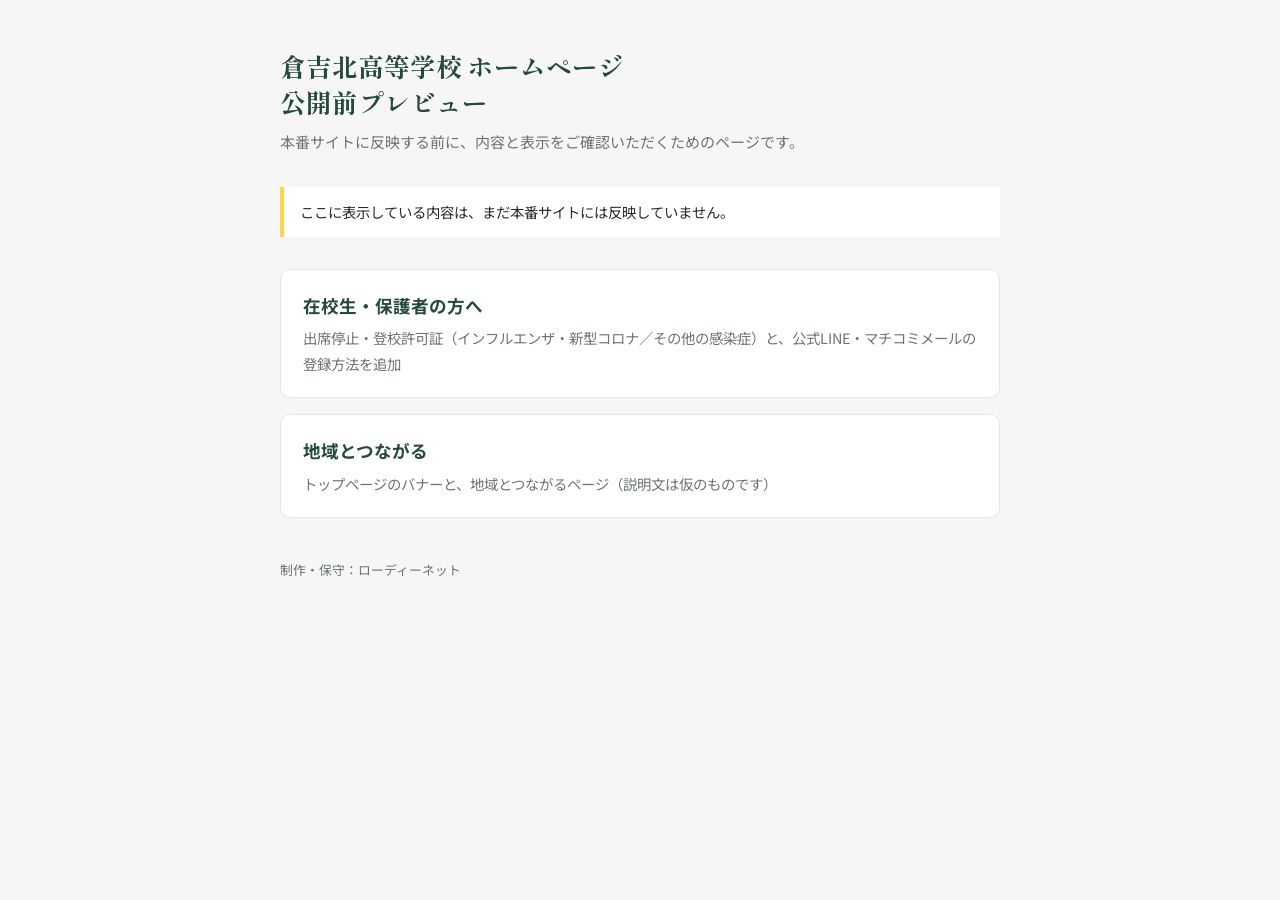
<file: index.html>
<!doctype html>
<html lang="ja">
<head>
<meta name="robots" content="noindex,nofollow">
<meta charset="utf-8">
<meta name="viewport" content="width=device-width,initial-scale=1">
<title>倉吉北高等学校 ホームページ 公開前プレビュー</title>
<link rel="preconnect" href="https://fonts.googleapis.com">
<link href="https://fonts.googleapis.com/css2?family=Noto+Sans+JP:wght@400;700&family=Shippori+Mincho:wght@600&display=swap" rel="stylesheet">
<style>
:root{--c-green:#254a3b;--c-accent:#FFD54F;--c-line:#e3e6e4;--c-gray:#6b7570;--bg:#f6f7f5}
*{box-sizing:border-box}
body{margin:0;background:var(--bg);color:#2a2a2a;font:15px/1.8 "Noto Sans JP",sans-serif;padding:48px max(16px,env(safe-area-inset-right)) 64px max(16px,env(safe-area-inset-left))}
main{max-width:720px;margin:0 auto}
h1{font-family:"Shippori Mincho",serif;color:var(--c-green);font-size:1.6rem;line-height:1.4;margin:0 0 8px}
.lead{color:var(--c-gray);margin:0 0 32px}
.note{background:#fff;border-left:4px solid var(--c-accent);padding:12px 16px;margin:0 0 32px;font-size:.9rem}
ul{list-style:none;padding:0;margin:0;display:grid;gap:16px}
a.card{display:block;background:#fff;border:1px solid var(--c-line);border-radius:10px;padding:20px 22px;text-decoration:none;color:inherit;transition:border-color .2s,box-shadow .2s}
a.card:hover,a.card:focus-visible{border-color:var(--c-green);box-shadow:0 4px 14px rgba(37,74,59,.12);outline:none}
.card strong{display:block;color:var(--c-green);font-size:1.1rem}
.card span{display:block;color:var(--c-gray);font-size:.9rem;margin-top:4px}
footer{margin-top:40px;color:var(--c-gray);font-size:.8rem}
</style>
</head>
<body>
<main>
<h1>倉吉北高等学校 ホームページ<br>公開前プレビュー</h1>
<p class="lead">本番サイトに反映する前に、内容と表示をご確認いただくためのページです。</p>
<p class="note">ここに表示している内容は、まだ本番サイトには反映していません。</p>
<ul>
<li><a class="card" href="target-student/"><strong>在校生・保護者の方へ</strong><span>出席停止・登校許可証（インフルエンザ・新型コロナ／その他の感染症）と、公式LINE・マチコミメールの登録方法を追加</span></a></li>
<li><a class="card" href="community/"><strong>地域とつながる</strong><span>トップページのバナーと、地域とつながるページ（説明文は仮のものです）</span></a></li>
</ul>
<footer>制作・保守：ローディーネット</footer>
</main>
</body>
</html>
</file>
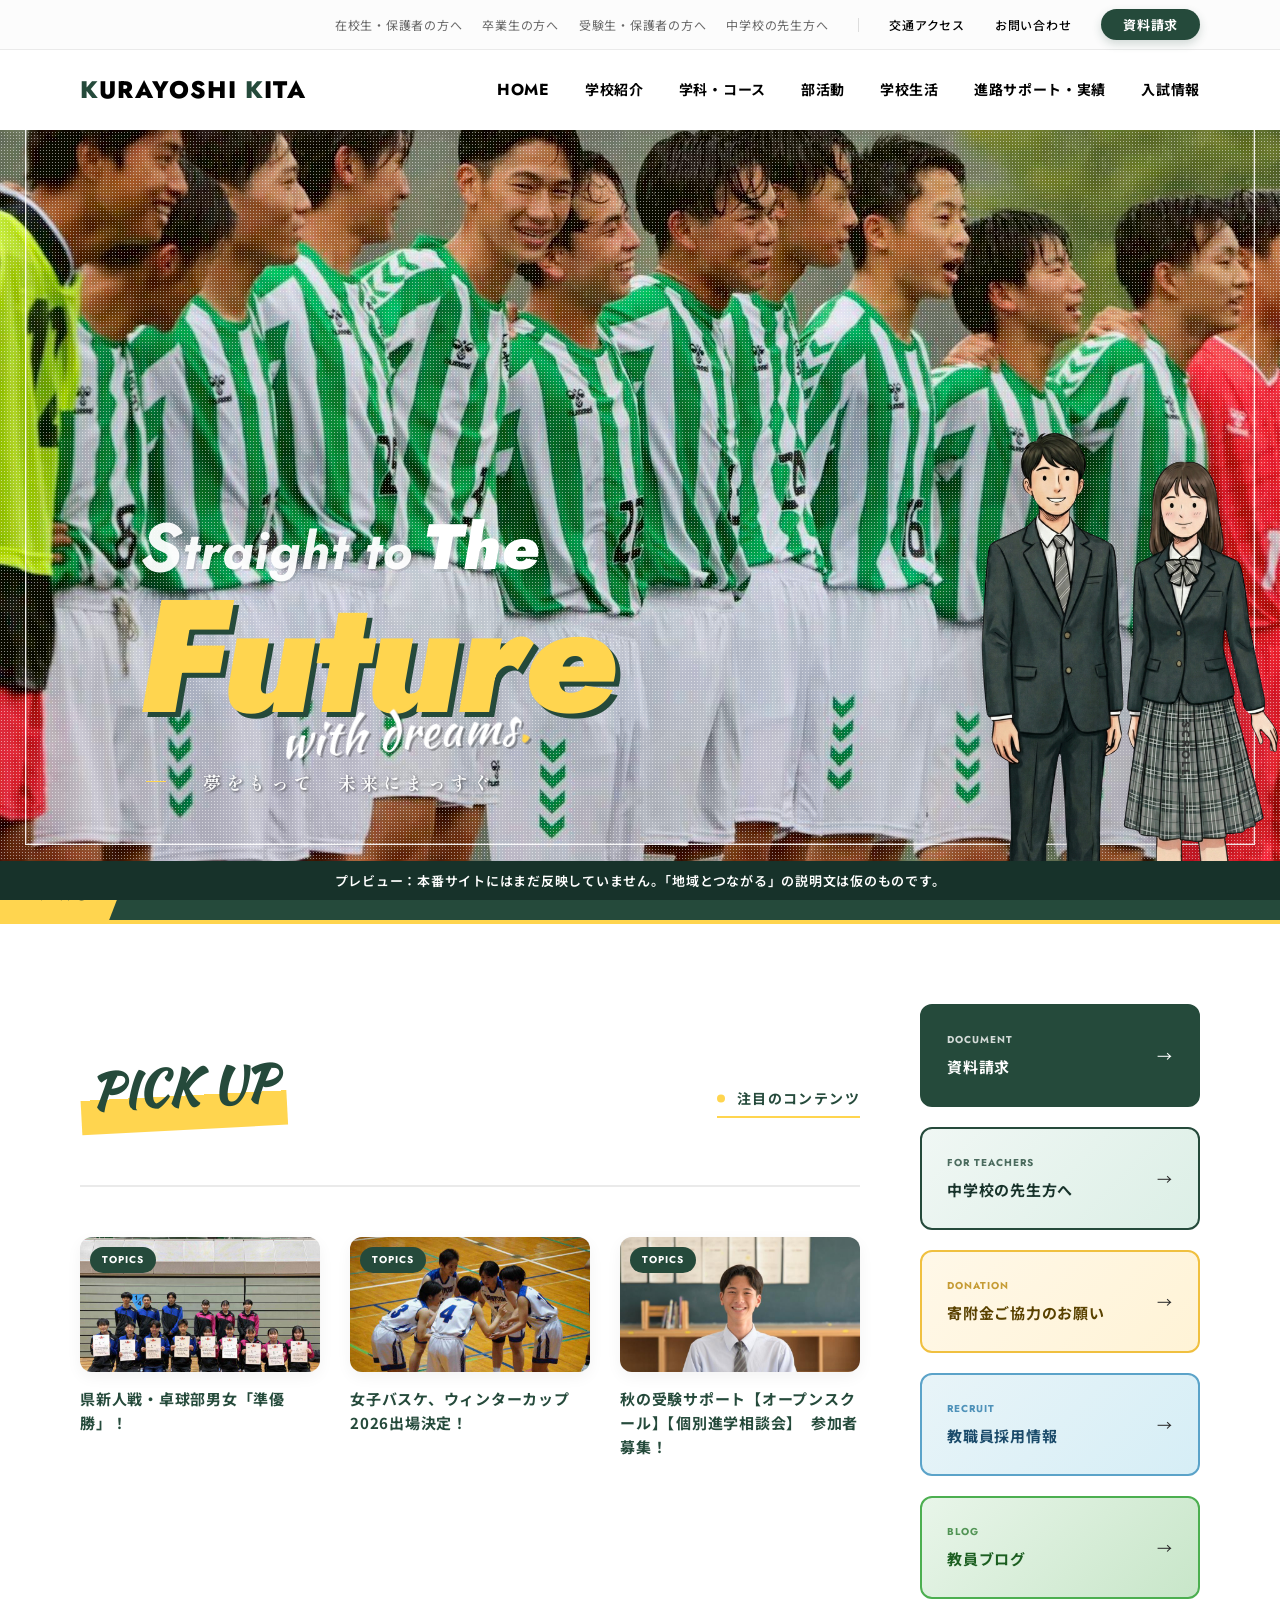
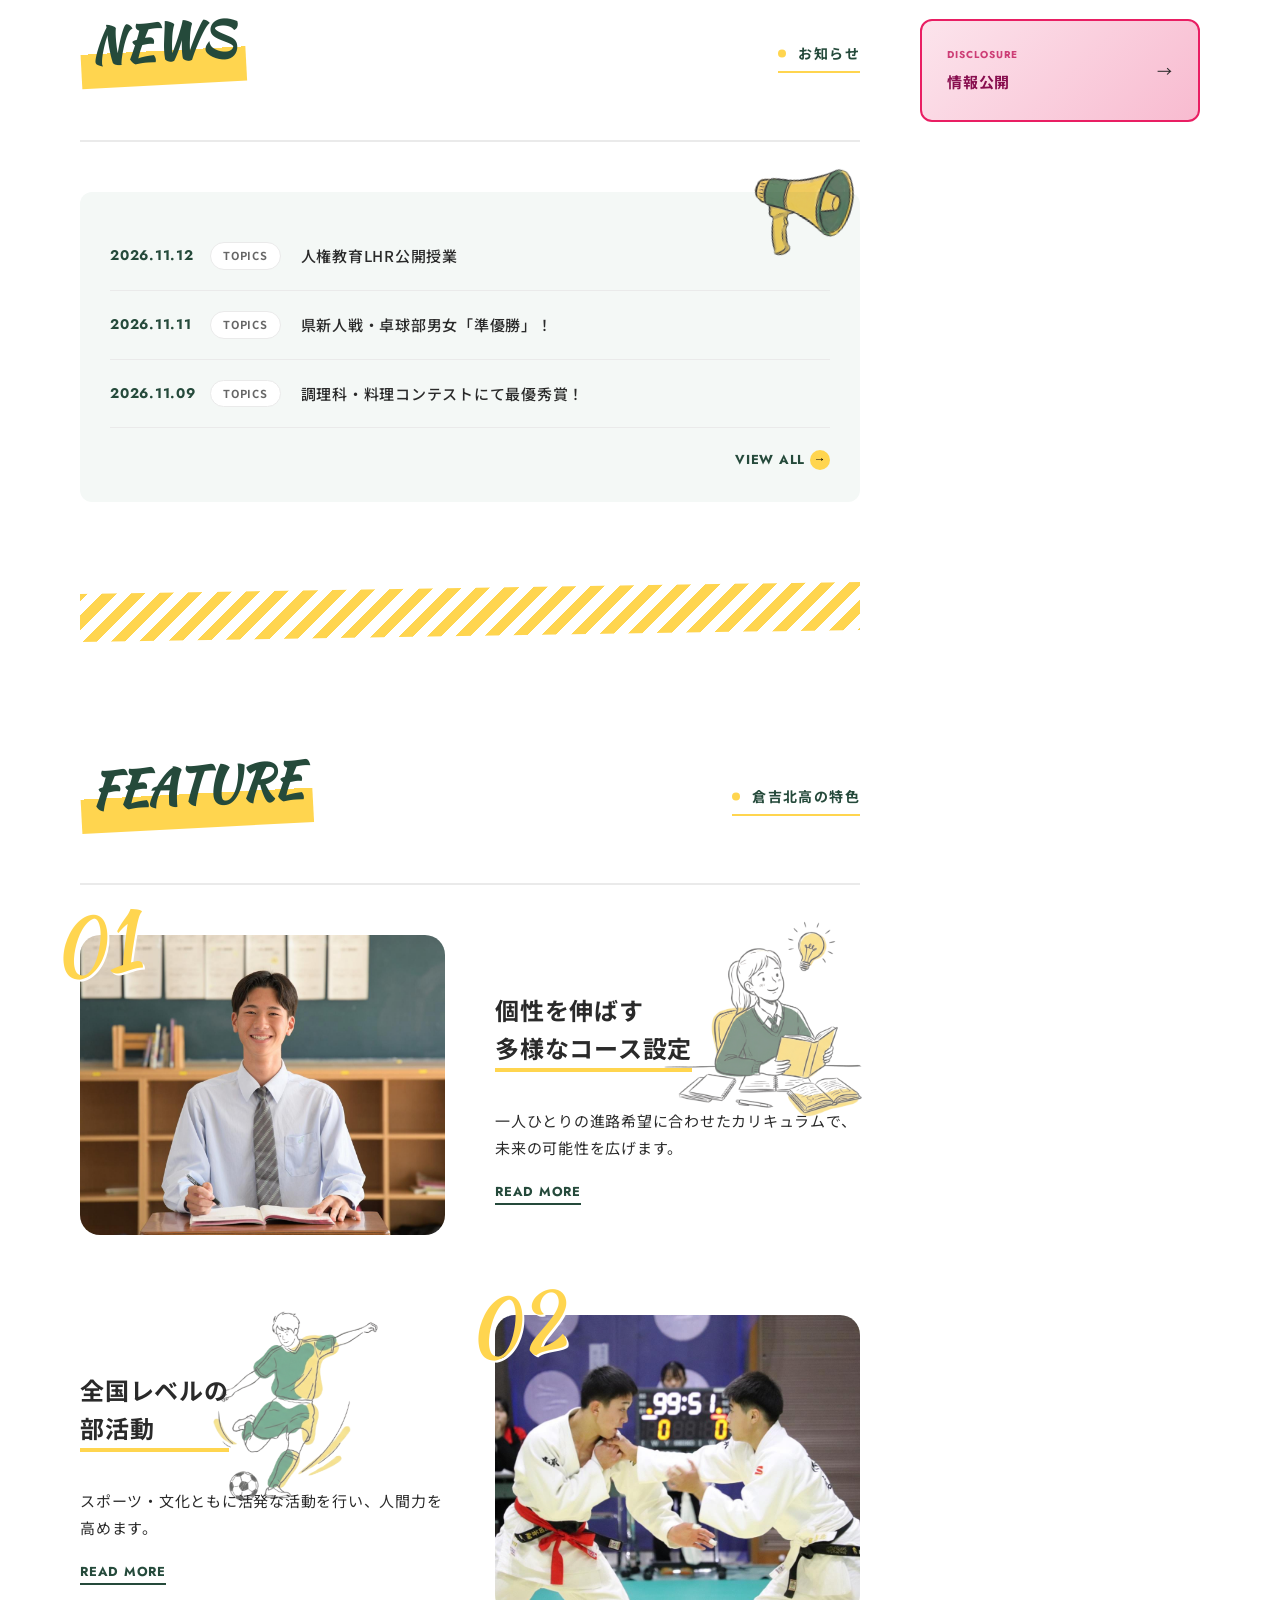
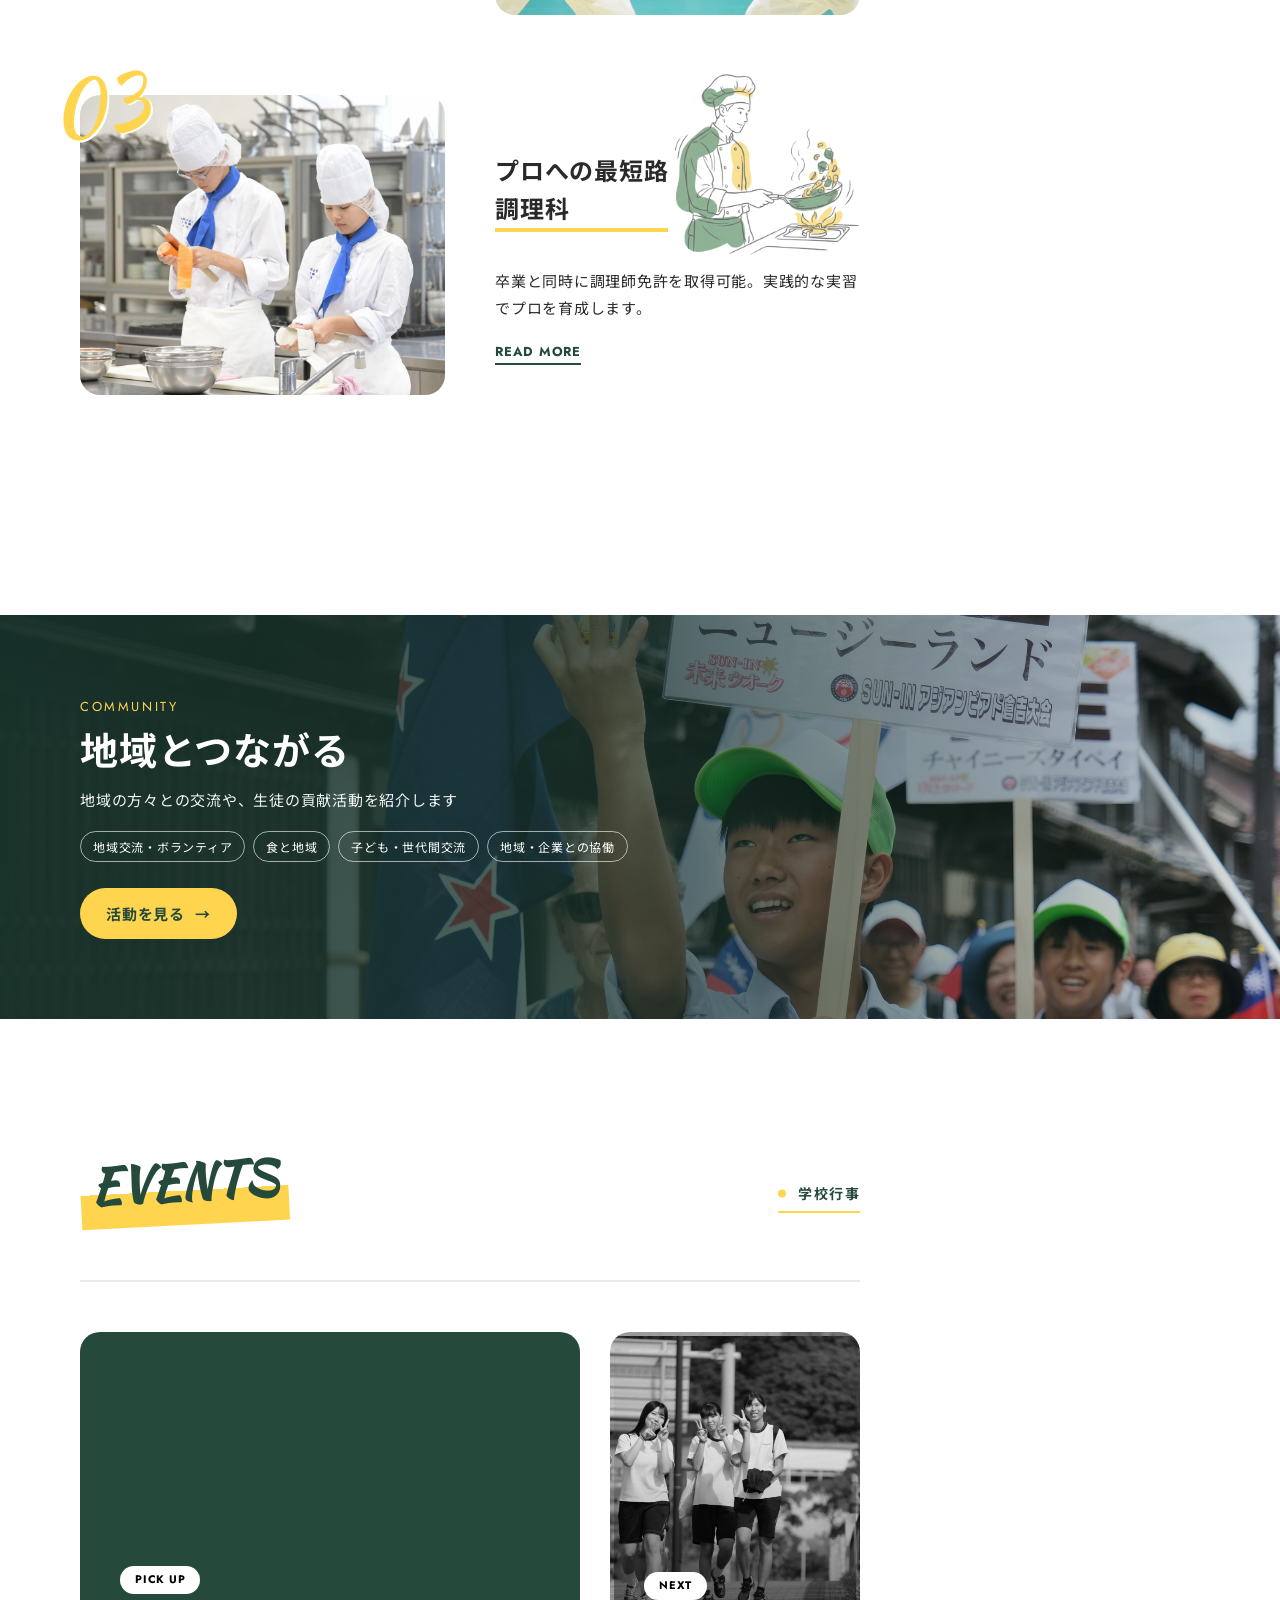
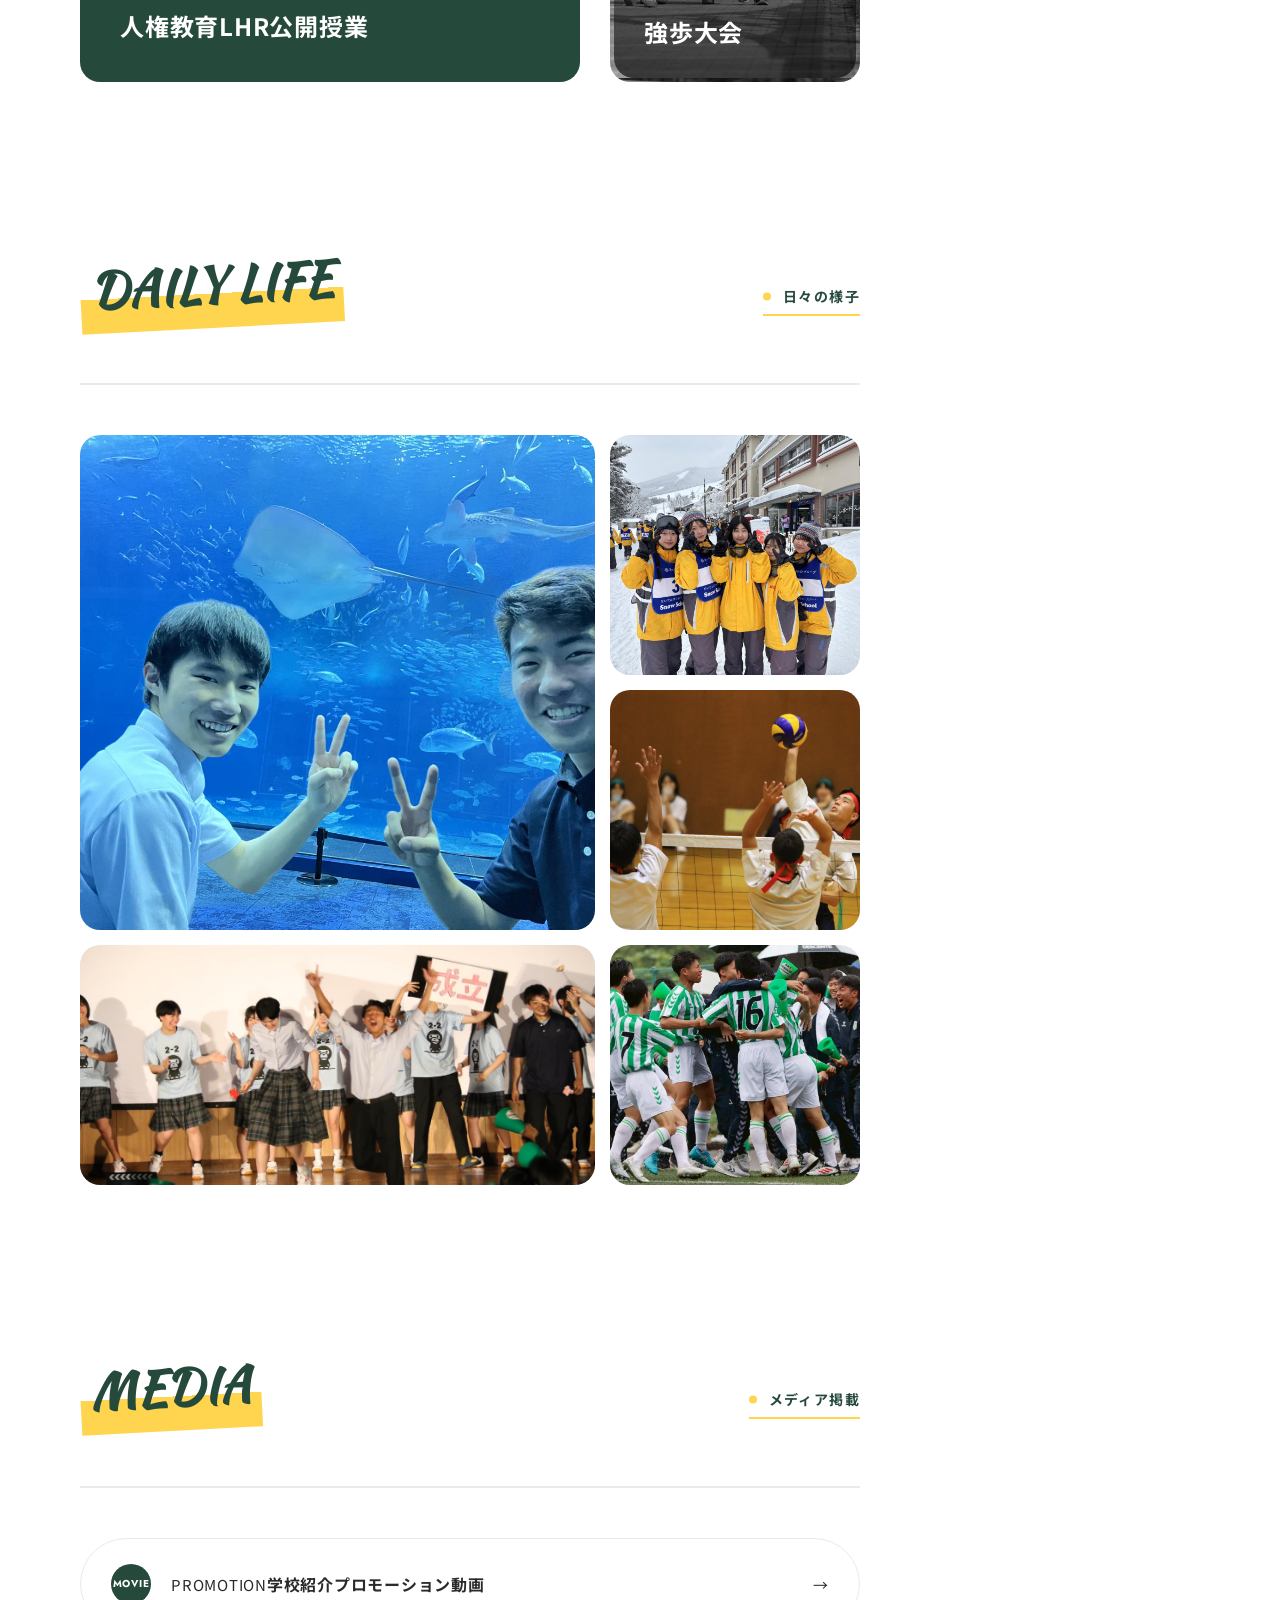
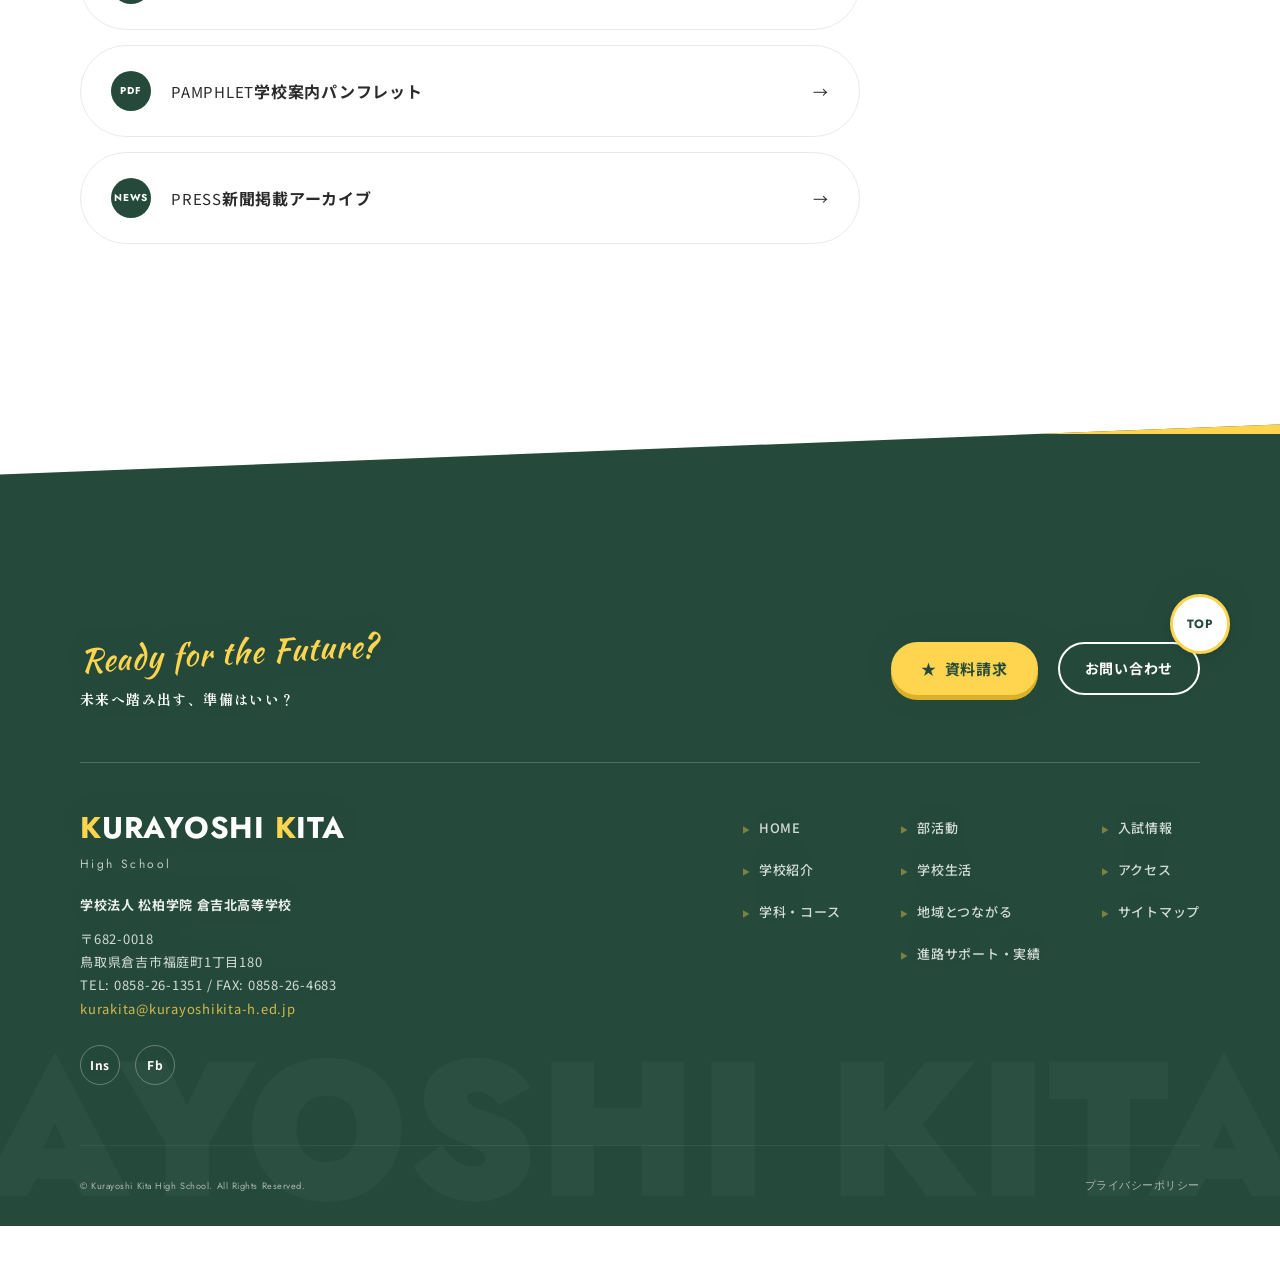
<file: community/index.html>
<!doctype html><html><head><meta name="robots" content="noindex,nofollow"><meta charset=utf8><meta name=viewport content="width=device-width,initial-scale=1,viewport-fit=cover"><style>:root{color-scheme:light;box-sizing:border-box;padding-top:env(safe-area-inset-top,0px);padding-bottom:env(safe-area-inset-bottom,0px)}html{scroll-padding-top:env(safe-area-inset-top,0px)}body{margin:0;padding:0;font:14px -apple-system,BlinkMacSystemFont,sans-serif;background:#fff;color:#000}img{max-width:100%}[hidden]:not([hidden=until-found i]){display:none!important}</style></head><body>
<title>倉吉北高 地域とつながる</title>

    
    
    

<link rel="preconnect" href="https://fonts.googleapis.com">
<link rel="preconnect" href="https://fonts.gstatic.com" crossorigin>
<link rel='dns-prefetch' href='//cdn.jsdelivr.net' />
<link rel='dns-prefetch' href='//fonts.googleapis.com' />
<style id="wp-img-auto-sizes-contain-inline-css">
img:is([sizes=auto i],[sizes^="auto," i]){contain-intrinsic-size:3000px 1500px}
/*# sourceURL=wp-img-auto-sizes-contain-inline-css */
</style>
<style id="wp-emoji-styles-inline-css">

	img.wp-smiley, img.emoji {
		display: inline !important;
		border: none !important;
		box-shadow: none !important;
		height: 1em !important;
		width: 1em !important;
		margin: 0 0.07em !important;
		vertical-align: -0.1em !important;
		background: none !important;
		padding: 0 !important;
	}
/*# sourceURL=wp-emoji-styles-inline-css */
</style>
<style id="wp-block-library-inline-css">
:root{--wp-block-synced-color:#7a00df;--wp-block-synced-color--rgb:122,0,223;--wp-bound-block-color:var(--wp-block-synced-color);--wp-editor-canvas-background:#ddd;--wp-admin-theme-color:#007cba;--wp-admin-theme-color--rgb:0,124,186;--wp-admin-theme-color-darker-10:#006ba1;--wp-admin-theme-color-darker-10--rgb:0,107,160.5;--wp-admin-theme-color-darker-20:#005a87;--wp-admin-theme-color-darker-20--rgb:0,90,135;--wp-admin-border-width-focus:2px}@media (min-resolution:192dpi){:root{--wp-admin-border-width-focus:1.5px}}.wp-element-button{cursor:pointer}:root .has-very-light-gray-background-color{background-color:#eee}:root .has-very-dark-gray-background-color{background-color:#313131}:root .has-very-light-gray-color{color:#eee}:root .has-very-dark-gray-color{color:#313131}:root .has-vivid-green-cyan-to-vivid-cyan-blue-gradient-background{background:linear-gradient(135deg,#00d084,#0693e3)}:root .has-purple-crush-gradient-background{background:linear-gradient(135deg,#34e2e4,#4721fb 50%,#ab1dfe)}:root .has-hazy-dawn-gradient-background{background:linear-gradient(135deg,#faaca8,#dad0ec)}:root .has-subdued-olive-gradient-background{background:linear-gradient(135deg,#fafae1,#67a671)}:root .has-atomic-cream-gradient-background{background:linear-gradient(135deg,#fdd79a,#004a59)}:root .has-nightshade-gradient-background{background:linear-gradient(135deg,#330968,#31cdcf)}:root .has-midnight-gradient-background{background:linear-gradient(135deg,#020381,#2874fc)}:root{--wp--preset--font-size--normal:16px;--wp--preset--font-size--huge:42px}.has-regular-font-size{font-size:1em}.has-larger-font-size{font-size:2.625em}.has-normal-font-size{font-size:var(--wp--preset--font-size--normal)}.has-huge-font-size{font-size:var(--wp--preset--font-size--huge)}:root .has-text-align-center{text-align:center}:root .has-text-align-left{text-align:left}:root .has-text-align-right{text-align:right}.has-fit-text{white-space:nowrap!important}#end-resizable-editor-section{display:none}.aligncenter{clear:both}.items-justified-left{justify-content:flex-start}.items-justified-center{justify-content:center}.items-justified-right{justify-content:flex-end}.items-justified-space-between{justify-content:space-between}.screen-reader-text{word-wrap:normal!important;border:0;clip-path:inset(50%);height:1px;margin:-1px;overflow:hidden;padding:0;position:absolute;width:1px;word-break:normal!important}.screen-reader-text:focus{background-color:#ddd;clip-path:none;color:#444;display:block;font-size:1em;height:auto;left:5px;line-height:normal;padding:15px 23px 14px;text-decoration:none;top:5px;width:auto;z-index:100000}html :where(.has-border-color){border-style:solid}html :where([style^=border-color],[style*=";border-color"],[style*="; border-color"]){border-style:solid}html :where([style^=border-top-color],[style*=";border-top-color"],[style*="; border-top-color"]){border-top-style:solid}html :where([style^=border-right-color],[style*=";border-right-color"],[style*="; border-right-color"]){border-right-style:solid}html :where([style^=border-bottom-color],[style*=";border-bottom-color"],[style*="; border-bottom-color"]){border-bottom-style:solid}html :where([style^=border-left-color],[style*=";border-left-color"],[style*="; border-left-color"]){border-left-style:solid}html :where([style^=border-width],[style*=";border-width"],[style*="; border-width"]){border-style:solid}html :where([style^=border-top-width],[style*=";border-top-width"],[style*="; border-top-width"]){border-top-style:solid}html :where([style^=border-right-width],[style*=";border-right-width"],[style*="; border-right-width"]){border-right-style:solid}html :where([style^=border-bottom-width],[style*=";border-bottom-width"],[style*="; border-bottom-width"]){border-bottom-style:solid}html :where([style^=border-left-width],[style*=";border-left-width"],[style*="; border-left-width"]){border-left-style:solid}html :where(img[class*=wp-image-]){height:auto;max-width:100%}:where(figure){margin:0 0 1em}html :where(.is-position-sticky){--wp-admin--admin-bar--position-offset:var(--wp-admin--admin-bar--height,0px)}@media screen and (max-width:600px){html :where(.is-position-sticky){--wp-admin--admin-bar--position-offset:0px}}

/*# sourceURL=/wp-includes/css/dist/block-library/common.min.css */
</style>
<style id="classic-theme-styles-inline-css">
/*! This file is auto-generated */
.wp-block-button__link{color:#fff;background-color:#32373c;border-radius:9999px;box-shadow:none;text-decoration:none;padding:calc(.667em + 2px) calc(1.333em + 2px);font-size:1.125em}.wp-block-file__button{background:#32373c;color:#fff;text-decoration:none}
/*# sourceURL=/wp-includes/css/classic-themes.min.css */
</style>

<style id="global-styles-inline-css">
:root{--wp--preset--aspect-ratio--square: 1;--wp--preset--aspect-ratio--4-3: 4/3;--wp--preset--aspect-ratio--3-4: 3/4;--wp--preset--aspect-ratio--3-2: 3/2;--wp--preset--aspect-ratio--2-3: 2/3;--wp--preset--aspect-ratio--16-9: 16/9;--wp--preset--aspect-ratio--9-16: 9/16;--wp--preset--color--black: #000000;--wp--preset--color--cyan-bluish-gray: #abb8c3;--wp--preset--color--white: #ffffff;--wp--preset--color--pale-pink: #f78da7;--wp--preset--color--vivid-red: #cf2e2e;--wp--preset--color--luminous-vivid-orange: #ff6900;--wp--preset--color--luminous-vivid-amber: #fcb900;--wp--preset--color--light-green-cyan: #7bdcb5;--wp--preset--color--vivid-green-cyan: #00d084;--wp--preset--color--pale-cyan-blue: #8ed1fc;--wp--preset--color--vivid-cyan-blue: #0693e3;--wp--preset--color--vivid-purple: #9b51e0;--wp--preset--gradient--vivid-cyan-blue-to-vivid-purple: linear-gradient(135deg,rgb(6,147,227) 0%,rgb(155,81,224) 100%);--wp--preset--gradient--light-green-cyan-to-vivid-green-cyan: linear-gradient(135deg,rgb(122,220,180) 0%,rgb(0,208,130) 100%);--wp--preset--gradient--luminous-vivid-amber-to-luminous-vivid-orange: linear-gradient(135deg,rgb(252,185,0) 0%,rgb(255,105,0) 100%);--wp--preset--gradient--luminous-vivid-orange-to-vivid-red: linear-gradient(135deg,rgb(255,105,0) 0%,rgb(207,46,46) 100%);--wp--preset--gradient--very-light-gray-to-cyan-bluish-gray: linear-gradient(135deg,rgb(238,238,238) 0%,rgb(169,184,195) 100%);--wp--preset--gradient--cool-to-warm-spectrum: linear-gradient(135deg,rgb(74,234,220) 0%,rgb(151,120,209) 20%,rgb(207,42,186) 40%,rgb(238,44,130) 60%,rgb(251,105,98) 80%,rgb(254,248,76) 100%);--wp--preset--gradient--blush-light-purple: linear-gradient(135deg,rgb(255,206,236) 0%,rgb(152,150,240) 100%);--wp--preset--gradient--blush-bordeaux: linear-gradient(135deg,rgb(254,205,165) 0%,rgb(254,45,45) 50%,rgb(107,0,62) 100%);--wp--preset--gradient--luminous-dusk: linear-gradient(135deg,rgb(255,203,112) 0%,rgb(199,81,192) 50%,rgb(65,88,208) 100%);--wp--preset--gradient--pale-ocean: linear-gradient(135deg,rgb(255,245,203) 0%,rgb(182,227,212) 50%,rgb(51,167,181) 100%);--wp--preset--gradient--electric-grass: linear-gradient(135deg,rgb(202,248,128) 0%,rgb(113,206,126) 100%);--wp--preset--gradient--midnight: linear-gradient(135deg,rgb(2,3,129) 0%,rgb(40,116,252) 100%);--wp--preset--font-size--small: 13px;--wp--preset--font-size--medium: 20px;--wp--preset--font-size--large: 36px;--wp--preset--font-size--x-large: 42px;--wp--preset--spacing--20: 0.44rem;--wp--preset--spacing--30: 0.67rem;--wp--preset--spacing--40: 1rem;--wp--preset--spacing--50: 1.5rem;--wp--preset--spacing--60: 2.25rem;--wp--preset--spacing--70: 3.38rem;--wp--preset--spacing--80: 5.06rem;--wp--preset--shadow--natural: 6px 6px 9px rgba(0, 0, 0, 0.2);--wp--preset--shadow--deep: 12px 12px 50px rgba(0, 0, 0, 0.4);--wp--preset--shadow--sharp: 6px 6px 0px rgba(0, 0, 0, 0.2);--wp--preset--shadow--outlined: 6px 6px 0px -3px rgb(255, 255, 255), 6px 6px rgb(0, 0, 0);--wp--preset--shadow--crisp: 6px 6px 0px rgb(0, 0, 0);}.wp-block-button{--wp--preset--dimension--25: 25%;--wp--preset--dimension--50: 50%;--wp--preset--dimension--75: 75%;--wp--preset--dimension--100: 100%;}:where(body) { margin: 0; }:where(.is-layout-flex){gap: 0.5em;}:where(.is-layout-grid){gap: 0.5em;}body .is-layout-flex{display: flex;}.is-layout-flex{flex-wrap: wrap;align-items: center;}.is-layout-flex > :is(*, div){margin: 0;}body .is-layout-grid{display: grid;}.is-layout-grid > :is(*, div){margin: 0;}body{padding-top: 0px;padding-right: 0px;padding-bottom: 0px;padding-left: 0px;}:root :where(.wp-element-button, .wp-block-button__link){background-color: #32373c;border-width: 0;color: #fff;font-family: inherit;font-size: inherit;font-style: inherit;font-weight: inherit;letter-spacing: inherit;line-height: inherit;padding-top: calc(0.667em + 2px);padding-right: calc(1.333em + 2px);padding-bottom: calc(0.667em + 2px);padding-left: calc(1.333em + 2px);text-decoration: none;text-transform: inherit;}.has-black-color{color: var(--wp--preset--color--black) !important;}.has-cyan-bluish-gray-color{color: var(--wp--preset--color--cyan-bluish-gray) !important;}.has-white-color{color: var(--wp--preset--color--white) !important;}.has-pale-pink-color{color: var(--wp--preset--color--pale-pink) !important;}.has-vivid-red-color{color: var(--wp--preset--color--vivid-red) !important;}.has-luminous-vivid-orange-color{color: var(--wp--preset--color--luminous-vivid-orange) !important;}.has-luminous-vivid-amber-color{color: var(--wp--preset--color--luminous-vivid-amber) !important;}.has-light-green-cyan-color{color: var(--wp--preset--color--light-green-cyan) !important;}.has-vivid-green-cyan-color{color: var(--wp--preset--color--vivid-green-cyan) !important;}.has-pale-cyan-blue-color{color: var(--wp--preset--color--pale-cyan-blue) !important;}.has-vivid-cyan-blue-color{color: var(--wp--preset--color--vivid-cyan-blue) !important;}.has-vivid-purple-color{color: var(--wp--preset--color--vivid-purple) !important;}.has-black-background-color{background-color: var(--wp--preset--color--black) !important;}.has-cyan-bluish-gray-background-color{background-color: var(--wp--preset--color--cyan-bluish-gray) !important;}.has-white-background-color{background-color: var(--wp--preset--color--white) !important;}.has-pale-pink-background-color{background-color: var(--wp--preset--color--pale-pink) !important;}.has-vivid-red-background-color{background-color: var(--wp--preset--color--vivid-red) !important;}.has-luminous-vivid-orange-background-color{background-color: var(--wp--preset--color--luminous-vivid-orange) !important;}.has-luminous-vivid-amber-background-color{background-color: var(--wp--preset--color--luminous-vivid-amber) !important;}.has-light-green-cyan-background-color{background-color: var(--wp--preset--color--light-green-cyan) !important;}.has-vivid-green-cyan-background-color{background-color: var(--wp--preset--color--vivid-green-cyan) !important;}.has-pale-cyan-blue-background-color{background-color: var(--wp--preset--color--pale-cyan-blue) !important;}.has-vivid-cyan-blue-background-color{background-color: var(--wp--preset--color--vivid-cyan-blue) !important;}.has-vivid-purple-background-color{background-color: var(--wp--preset--color--vivid-purple) !important;}.has-black-border-color{border-color: var(--wp--preset--color--black) !important;}.has-cyan-bluish-gray-border-color{border-color: var(--wp--preset--color--cyan-bluish-gray) !important;}.has-white-border-color{border-color: var(--wp--preset--color--white) !important;}.has-pale-pink-border-color{border-color: var(--wp--preset--color--pale-pink) !important;}.has-vivid-red-border-color{border-color: var(--wp--preset--color--vivid-red) !important;}.has-luminous-vivid-orange-border-color{border-color: var(--wp--preset--color--luminous-vivid-orange) !important;}.has-luminous-vivid-amber-border-color{border-color: var(--wp--preset--color--luminous-vivid-amber) !important;}.has-light-green-cyan-border-color{border-color: var(--wp--preset--color--light-green-cyan) !important;}.has-vivid-green-cyan-border-color{border-color: var(--wp--preset--color--vivid-green-cyan) !important;}.has-pale-cyan-blue-border-color{border-color: var(--wp--preset--color--pale-cyan-blue) !important;}.has-vivid-cyan-blue-border-color{border-color: var(--wp--preset--color--vivid-cyan-blue) !important;}.has-vivid-purple-border-color{border-color: var(--wp--preset--color--vivid-purple) !important;}.has-vivid-cyan-blue-to-vivid-purple-gradient-background{background: var(--wp--preset--gradient--vivid-cyan-blue-to-vivid-purple) !important;}.has-light-green-cyan-to-vivid-green-cyan-gradient-background{background: var(--wp--preset--gradient--light-green-cyan-to-vivid-green-cyan) !important;}.has-luminous-vivid-amber-to-luminous-vivid-orange-gradient-background{background: var(--wp--preset--gradient--luminous-vivid-amber-to-luminous-vivid-orange) !important;}.has-luminous-vivid-orange-to-vivid-red-gradient-background{background: var(--wp--preset--gradient--luminous-vivid-orange-to-vivid-red) !important;}.has-very-light-gray-to-cyan-bluish-gray-gradient-background{background: var(--wp--preset--gradient--very-light-gray-to-cyan-bluish-gray) !important;}.has-cool-to-warm-spectrum-gradient-background{background: var(--wp--preset--gradient--cool-to-warm-spectrum) !important;}.has-blush-light-purple-gradient-background{background: var(--wp--preset--gradient--blush-light-purple) !important;}.has-blush-bordeaux-gradient-background{background: var(--wp--preset--gradient--blush-bordeaux) !important;}.has-luminous-dusk-gradient-background{background: var(--wp--preset--gradient--luminous-dusk) !important;}.has-pale-ocean-gradient-background{background: var(--wp--preset--gradient--pale-ocean) !important;}.has-electric-grass-gradient-background{background: var(--wp--preset--gradient--electric-grass) !important;}.has-midnight-gradient-background{background: var(--wp--preset--gradient--midnight) !important;}.has-small-font-size{font-size: var(--wp--preset--font-size--small) !important;}.has-medium-font-size{font-size: var(--wp--preset--font-size--medium) !important;}.has-large-font-size{font-size: var(--wp--preset--font-size--large) !important;}.has-x-large-font-size{font-size: var(--wp--preset--font-size--x-large) !important;}
/*# sourceURL=global-styles-inline-css */
</style>

<link rel='stylesheet' id='google-fonts-css' href='https://fonts.googleapis.com/css2?family=Jost:wght@400;500;700&#038;family=Kaushan+Script&#038;family=Shippori+Mincho:wght@400;500;600&#038;family=Noto+Sans+JP:wght@400;500;700&#038;display=swap' media='all' />
<style data-src="swiper-bundle.min.css">
/**
 * Swiper 11.1.15
 * Most modern mobile touch slider and framework with hardware accelerated transitions
 * https://swiperjs.com
 *
 * Copyright 2014-2024 Vladimir Kharlampidi
 *
 * Released under the MIT License
 *
 * Released on: November 18, 2024
 */

@font-face{font-family:swiper-icons;src:url('data:application/font-woff;charset=utf-8;base64, [base64]//wADZ2x5ZgAAAywAAADMAAAD2MHtryVoZWFkAAABbAAAADAAAAA2E2+eoWhoZWEAAAGcAAAAHwAAACQC9gDzaG10eAAAAigAAAAZAAAArgJkABFsb2NhAAAC0AAAAFoAAABaFQAUGG1heHAAAAG8AAAAHwAAACAAcABAbmFtZQAAA/gAAAE5AAACXvFdBwlwb3N0AAAFNAAAAGIAAACE5s74hXjaY2BkYGAAYpf5Hu/j+W2+MnAzMYDAzaX6QjD6/4//Bxj5GA8AuRwMYGkAPywL13jaY2BkYGA88P8Agx4j+/8fQDYfA1AEBWgDAIB2BOoAeNpjYGRgYNBh4GdgYgABEMnIABJzYNADCQAACWgAsQB42mNgYfzCOIGBlYGB0YcxjYGBwR1Kf2WQZGhhYGBiYGVmgAFGBiQQkOaawtDAoMBQxXjg/wEGPcYDDA4wNUA2CCgwsAAAO4EL6gAAeNpj2M0gyAACqxgGNWBkZ2D4/wMA+xkDdgAAAHjaY2BgYGaAYBkGRgYQiAHyGMF8FgYHIM3DwMHABGQrMOgyWDLEM1T9/w8UBfEMgLzE////P/5//f/V/xv+r4eaAAeMbAxwIUYmIMHEgKYAYjUcsDAwsLKxc3BycfPw8jEQA/[base64]/uznmfPFBNODM2K7MTQ45YEAZqGP81AmGGcF3iPqOop0r1SPTaTbVkfUe4HXj97wYE+yNwWYxwWu4v1ugWHgo3S1XdZEVqWM7ET0cfnLGxWfkgR42o2PvWrDMBSFj/IHLaF0zKjRgdiVMwScNRAoWUoH78Y2icB/yIY09An6AH2Bdu/UB+yxopYshQiEvnvu0dURgDt8QeC8PDw7Fpji3fEA4z/PEJ6YOB5hKh4dj3EvXhxPqH/SKUY3rJ7srZ4FZnh1PMAtPhwP6fl2PMJMPDgeQ4rY8YT6Gzao0eAEA409DuggmTnFnOcSCiEiLMgxCiTI6Cq5DZUd3Qmp10vO0LaLTd2cjN4fOumlc7lUYbSQcZFkutRG7g6JKZKy0RmdLY680CDnEJ+UMkpFFe1RN7nxdVpXrC4aTtnaurOnYercZg2YVmLN/d/gczfEimrE/fs/bOuq29Zmn8tloORaXgZgGa78yO9/cnXm2BpaGvq25Dv9S4E9+5SIc9PqupJKhYFSSl47+Qcr1mYNAAAAeNptw0cKwkAAAMDZJA8Q7OUJvkLsPfZ6zFVERPy8qHh2YER+3i/BP83vIBLLySsoKimrqKqpa2hp6+jq6RsYGhmbmJqZSy0sraxtbO3sHRydnEMU4uR6yx7JJXveP7WrDycAAAAAAAH//wACeNpjYGRgYOABYhkgZgJCZgZNBkYGLQZtIJsFLMYAAAw3ALgAeNolizEKgDAQBCchRbC2sFER0YD6qVQiBCv/H9ezGI6Z5XBAw8CBK/m5iQQVauVbXLnOrMZv2oLdKFa8Pjuru2hJzGabmOSLzNMzvutpB3N42mNgZGBg4GKQYzBhYMxJLMlj4GBgAYow/P/PAJJhLM6sSoWKfWCAAwDAjgbRAAB42mNgYGBkAIIbCZo5IPrmUn0hGA0AO8EFTQAA');font-weight:400;font-style:normal}:root{--swiper-theme-color:#007aff}:host{position:relative;display:block;margin-left:auto;margin-right:auto;z-index:1}.swiper{margin-left:auto;margin-right:auto;position:relative;overflow:hidden;list-style:none;padding:0;z-index:1;display:block}.swiper-vertical>.swiper-wrapper{flex-direction:column}.swiper-wrapper{position:relative;width:100%;height:100%;z-index:1;display:flex;transition-property:transform;transition-timing-function:var(--swiper-wrapper-transition-timing-function,initial);box-sizing:content-box}.swiper-android .swiper-slide,.swiper-ios .swiper-slide,.swiper-wrapper{transform:translate3d(0px,0,0)}.swiper-horizontal{touch-action:pan-y}.swiper-vertical{touch-action:pan-x}.swiper-slide{flex-shrink:0;width:100%;height:100%;position:relative;transition-property:transform;display:block}.swiper-slide-invisible-blank{visibility:hidden}.swiper-autoheight,.swiper-autoheight .swiper-slide{height:auto}.swiper-autoheight .swiper-wrapper{align-items:flex-start;transition-property:transform,height}.swiper-backface-hidden .swiper-slide{transform:translateZ(0);-webkit-backface-visibility:hidden;backface-visibility:hidden}.swiper-3d.swiper-css-mode .swiper-wrapper{perspective:1200px}.swiper-3d .swiper-wrapper{transform-style:preserve-3d}.swiper-3d{perspective:1200px}.swiper-3d .swiper-cube-shadow,.swiper-3d .swiper-slide{transform-style:preserve-3d}.swiper-css-mode>.swiper-wrapper{overflow:auto;scrollbar-width:none;-ms-overflow-style:none}.swiper-css-mode>.swiper-wrapper::-webkit-scrollbar{display:none}.swiper-css-mode>.swiper-wrapper>.swiper-slide{scroll-snap-align:start start}.swiper-css-mode.swiper-horizontal>.swiper-wrapper{scroll-snap-type:x mandatory}.swiper-css-mode.swiper-vertical>.swiper-wrapper{scroll-snap-type:y mandatory}.swiper-css-mode.swiper-free-mode>.swiper-wrapper{scroll-snap-type:none}.swiper-css-mode.swiper-free-mode>.swiper-wrapper>.swiper-slide{scroll-snap-align:none}.swiper-css-mode.swiper-centered>.swiper-wrapper::before{content:'';flex-shrink:0;order:9999}.swiper-css-mode.swiper-centered>.swiper-wrapper>.swiper-slide{scroll-snap-align:center center;scroll-snap-stop:always}.swiper-css-mode.swiper-centered.swiper-horizontal>.swiper-wrapper>.swiper-slide:first-child{margin-inline-start:var(--swiper-centered-offset-before)}.swiper-css-mode.swiper-centered.swiper-horizontal>.swiper-wrapper::before{height:100%;min-height:1px;width:var(--swiper-centered-offset-after)}.swiper-css-mode.swiper-centered.swiper-vertical>.swiper-wrapper>.swiper-slide:first-child{margin-block-start:var(--swiper-centered-offset-before)}.swiper-css-mode.swiper-centered.swiper-vertical>.swiper-wrapper::before{width:100%;min-width:1px;height:var(--swiper-centered-offset-after)}.swiper-3d .swiper-slide-shadow,.swiper-3d .swiper-slide-shadow-bottom,.swiper-3d .swiper-slide-shadow-left,.swiper-3d .swiper-slide-shadow-right,.swiper-3d .swiper-slide-shadow-top{position:absolute;left:0;top:0;width:100%;height:100%;pointer-events:none;z-index:10}.swiper-3d .swiper-slide-shadow{background:rgba(0,0,0,.15)}.swiper-3d .swiper-slide-shadow-left{background-image:linear-gradient(to left,rgba(0,0,0,.5),rgba(0,0,0,0))}.swiper-3d .swiper-slide-shadow-right{background-image:linear-gradient(to right,rgba(0,0,0,.5),rgba(0,0,0,0))}.swiper-3d .swiper-slide-shadow-top{background-image:linear-gradient(to top,rgba(0,0,0,.5),rgba(0,0,0,0))}.swiper-3d .swiper-slide-shadow-bottom{background-image:linear-gradient(to bottom,rgba(0,0,0,.5),rgba(0,0,0,0))}.swiper-lazy-preloader{width:42px;height:42px;position:absolute;left:50%;top:50%;margin-left:-21px;margin-top:-21px;z-index:10;transform-origin:50%;box-sizing:border-box;border:4px solid var(--swiper-preloader-color,var(--swiper-theme-color));border-radius:50%;border-top-color:transparent}.swiper-watch-progress .swiper-slide-visible .swiper-lazy-preloader,.swiper:not(.swiper-watch-progress) .swiper-lazy-preloader{animation:swiper-preloader-spin 1s infinite linear}.swiper-lazy-preloader-white{--swiper-preloader-color:#fff}.swiper-lazy-preloader-black{--swiper-preloader-color:#000}@keyframes swiper-preloader-spin{0%{transform:rotate(0deg)}100%{transform:rotate(360deg)}}.swiper-virtual .swiper-slide{-webkit-backface-visibility:hidden;transform:translateZ(0)}.swiper-virtual.swiper-css-mode .swiper-wrapper::after{content:'';position:absolute;left:0;top:0;pointer-events:none}.swiper-virtual.swiper-css-mode.swiper-horizontal .swiper-wrapper::after{height:1px;width:var(--swiper-virtual-size)}.swiper-virtual.swiper-css-mode.swiper-vertical .swiper-wrapper::after{width:1px;height:var(--swiper-virtual-size)}:root{--swiper-navigation-size:44px}.swiper-button-next,.swiper-button-prev{position:absolute;top:var(--swiper-navigation-top-offset,50%);width:calc(var(--swiper-navigation-size)/ 44 * 27);height:var(--swiper-navigation-size);margin-top:calc(0px - (var(--swiper-navigation-size)/ 2));z-index:10;cursor:pointer;display:flex;align-items:center;justify-content:center;color:var(--swiper-navigation-color,var(--swiper-theme-color))}.swiper-button-next.swiper-button-disabled,.swiper-button-prev.swiper-button-disabled{opacity:.35;cursor:auto;pointer-events:none}.swiper-button-next.swiper-button-hidden,.swiper-button-prev.swiper-button-hidden{opacity:0;cursor:auto;pointer-events:none}.swiper-navigation-disabled .swiper-button-next,.swiper-navigation-disabled .swiper-button-prev{display:none!important}.swiper-button-next svg,.swiper-button-prev svg{width:100%;height:100%;object-fit:contain;transform-origin:center}.swiper-rtl .swiper-button-next svg,.swiper-rtl .swiper-button-prev svg{transform:rotate(180deg)}.swiper-button-prev,.swiper-rtl .swiper-button-next{left:var(--swiper-navigation-sides-offset,10px);right:auto}.swiper-button-next,.swiper-rtl .swiper-button-prev{right:var(--swiper-navigation-sides-offset,10px);left:auto}.swiper-button-lock{display:none}.swiper-button-next:after,.swiper-button-prev:after{font-family:swiper-icons;font-size:var(--swiper-navigation-size);text-transform:none!important;letter-spacing:0;font-variant:initial;line-height:1}.swiper-button-prev:after,.swiper-rtl .swiper-button-next:after{content:'prev'}.swiper-button-next,.swiper-rtl .swiper-button-prev{right:var(--swiper-navigation-sides-offset,10px);left:auto}.swiper-button-next:after,.swiper-rtl .swiper-button-prev:after{content:'next'}.swiper-pagination{position:absolute;text-align:center;transition:.3s opacity;transform:translate3d(0,0,0);z-index:10}.swiper-pagination.swiper-pagination-hidden{opacity:0}.swiper-pagination-disabled>.swiper-pagination,.swiper-pagination.swiper-pagination-disabled{display:none!important}.swiper-horizontal>.swiper-pagination-bullets,.swiper-pagination-bullets.swiper-pagination-horizontal,.swiper-pagination-custom,.swiper-pagination-fraction{bottom:var(--swiper-pagination-bottom,8px);top:var(--swiper-pagination-top,auto);left:0;width:100%}.swiper-pagination-bullets-dynamic{overflow:hidden;font-size:0}.swiper-pagination-bullets-dynamic .swiper-pagination-bullet{transform:scale(.33);position:relative}.swiper-pagination-bullets-dynamic .swiper-pagination-bullet-active{transform:scale(1)}.swiper-pagination-bullets-dynamic .swiper-pagination-bullet-active-main{transform:scale(1)}.swiper-pagination-bullets-dynamic .swiper-pagination-bullet-active-prev{transform:scale(.66)}.swiper-pagination-bullets-dynamic .swiper-pagination-bullet-active-prev-prev{transform:scale(.33)}.swiper-pagination-bullets-dynamic .swiper-pagination-bullet-active-next{transform:scale(.66)}.swiper-pagination-bullets-dynamic .swiper-pagination-bullet-active-next-next{transform:scale(.33)}.swiper-pagination-bullet{width:var(--swiper-pagination-bullet-width,var(--swiper-pagination-bullet-size,8px));height:var(--swiper-pagination-bullet-height,var(--swiper-pagination-bullet-size,8px));display:inline-block;border-radius:var(--swiper-pagination-bullet-border-radius,50%);background:var(--swiper-pagination-bullet-inactive-color,#000);opacity:var(--swiper-pagination-bullet-inactive-opacity, .2)}button.swiper-pagination-bullet{border:none;margin:0;padding:0;box-shadow:none;-webkit-appearance:none;appearance:none}.swiper-pagination-clickable .swiper-pagination-bullet{cursor:pointer}.swiper-pagination-bullet:only-child{display:none!important}.swiper-pagination-bullet-active{opacity:var(--swiper-pagination-bullet-opacity, 1);background:var(--swiper-pagination-color,var(--swiper-theme-color))}.swiper-pagination-vertical.swiper-pagination-bullets,.swiper-vertical>.swiper-pagination-bullets{right:var(--swiper-pagination-right,8px);left:var(--swiper-pagination-left,auto);top:50%;transform:translate3d(0px,-50%,0)}.swiper-pagination-vertical.swiper-pagination-bullets .swiper-pagination-bullet,.swiper-vertical>.swiper-pagination-bullets .swiper-pagination-bullet{margin:var(--swiper-pagination-bullet-vertical-gap,6px) 0;display:block}.swiper-pagination-vertical.swiper-pagination-bullets.swiper-pagination-bullets-dynamic,.swiper-vertical>.swiper-pagination-bullets.swiper-pagination-bullets-dynamic{top:50%;transform:translateY(-50%);width:8px}.swiper-pagination-vertical.swiper-pagination-bullets.swiper-pagination-bullets-dynamic .swiper-pagination-bullet,.swiper-vertical>.swiper-pagination-bullets.swiper-pagination-bullets-dynamic .swiper-pagination-bullet{display:inline-block;transition:.2s transform,.2s top}.swiper-horizontal>.swiper-pagination-bullets .swiper-pagination-bullet,.swiper-pagination-horizontal.swiper-pagination-bullets .swiper-pagination-bullet{margin:0 var(--swiper-pagination-bullet-horizontal-gap,4px)}.swiper-horizontal>.swiper-pagination-bullets.swiper-pagination-bullets-dynamic,.swiper-pagination-horizontal.swiper-pagination-bullets.swiper-pagination-bullets-dynamic{left:50%;transform:translateX(-50%);white-space:nowrap}.swiper-horizontal>.swiper-pagination-bullets.swiper-pagination-bullets-dynamic .swiper-pagination-bullet,.swiper-pagination-horizontal.swiper-pagination-bullets.swiper-pagination-bullets-dynamic .swiper-pagination-bullet{transition:.2s transform,.2s left}.swiper-horizontal.swiper-rtl>.swiper-pagination-bullets-dynamic .swiper-pagination-bullet{transition:.2s transform,.2s right}.swiper-pagination-fraction{color:var(--swiper-pagination-fraction-color,inherit)}.swiper-pagination-progressbar{background:var(--swiper-pagination-progressbar-bg-color,rgba(0,0,0,.25));position:absolute}.swiper-pagination-progressbar .swiper-pagination-progressbar-fill{background:var(--swiper-pagination-color,var(--swiper-theme-color));position:absolute;left:0;top:0;width:100%;height:100%;transform:scale(0);transform-origin:left top}.swiper-rtl .swiper-pagination-progressbar .swiper-pagination-progressbar-fill{transform-origin:right top}.swiper-horizontal>.swiper-pagination-progressbar,.swiper-pagination-progressbar.swiper-pagination-horizontal,.swiper-pagination-progressbar.swiper-pagination-vertical.swiper-pagination-progressbar-opposite,.swiper-vertical>.swiper-pagination-progressbar.swiper-pagination-progressbar-opposite{width:100%;height:var(--swiper-pagination-progressbar-size,4px);left:0;top:0}.swiper-horizontal>.swiper-pagination-progressbar.swiper-pagination-progressbar-opposite,.swiper-pagination-progressbar.swiper-pagination-horizontal.swiper-pagination-progressbar-opposite,.swiper-pagination-progressbar.swiper-pagination-vertical,.swiper-vertical>.swiper-pagination-progressbar{width:var(--swiper-pagination-progressbar-size,4px);height:100%;left:0;top:0}.swiper-pagination-lock{display:none}.swiper-scrollbar{border-radius:var(--swiper-scrollbar-border-radius,10px);position:relative;touch-action:none;background:var(--swiper-scrollbar-bg-color,rgba(0,0,0,.1))}.swiper-scrollbar-disabled>.swiper-scrollbar,.swiper-scrollbar.swiper-scrollbar-disabled{display:none!important}.swiper-horizontal>.swiper-scrollbar,.swiper-scrollbar.swiper-scrollbar-horizontal{position:absolute;left:var(--swiper-scrollbar-sides-offset,1%);bottom:var(--swiper-scrollbar-bottom,4px);top:var(--swiper-scrollbar-top,auto);z-index:50;height:var(--swiper-scrollbar-size,4px);width:calc(100% - 2 * var(--swiper-scrollbar-sides-offset,1%))}.swiper-scrollbar.swiper-scrollbar-vertical,.swiper-vertical>.swiper-scrollbar{position:absolute;left:var(--swiper-scrollbar-left,auto);right:var(--swiper-scrollbar-right,4px);top:var(--swiper-scrollbar-sides-offset,1%);z-index:50;width:var(--swiper-scrollbar-size,4px);height:calc(100% - 2 * var(--swiper-scrollbar-sides-offset,1%))}.swiper-scrollbar-drag{height:100%;width:100%;position:relative;background:var(--swiper-scrollbar-drag-bg-color,rgba(0,0,0,.5));border-radius:var(--swiper-scrollbar-border-radius,10px);left:0;top:0}.swiper-scrollbar-cursor-drag{cursor:move}.swiper-scrollbar-lock{display:none}.swiper-zoom-container{width:100%;height:100%;display:flex;justify-content:center;align-items:center;text-align:center}.swiper-zoom-container>canvas,.swiper-zoom-container>img,.swiper-zoom-container>svg{max-width:100%;max-height:100%;object-fit:contain}.swiper-slide-zoomed{cursor:move;touch-action:none}.swiper .swiper-notification{position:absolute;left:0;top:0;pointer-events:none;opacity:0;z-index:-1000}.swiper-free-mode>.swiper-wrapper{transition-timing-function:ease-out;margin:0 auto}.swiper-grid>.swiper-wrapper{flex-wrap:wrap}.swiper-grid-column>.swiper-wrapper{flex-wrap:wrap;flex-direction:column}.swiper-fade.swiper-free-mode .swiper-slide{transition-timing-function:ease-out}.swiper-fade .swiper-slide{pointer-events:none;transition-property:opacity}.swiper-fade .swiper-slide .swiper-slide{pointer-events:none}.swiper-fade .swiper-slide-active{pointer-events:auto}.swiper-fade .swiper-slide-active .swiper-slide-active{pointer-events:auto}.swiper.swiper-cube{overflow:visible}.swiper-cube .swiper-slide{pointer-events:none;-webkit-backface-visibility:hidden;backface-visibility:hidden;z-index:1;visibility:hidden;transform-origin:0 0;width:100%;height:100%}.swiper-cube .swiper-slide .swiper-slide{pointer-events:none}.swiper-cube.swiper-rtl .swiper-slide{transform-origin:100% 0}.swiper-cube .swiper-slide-active,.swiper-cube .swiper-slide-active .swiper-slide-active{pointer-events:auto}.swiper-cube .swiper-slide-active,.swiper-cube .swiper-slide-next,.swiper-cube .swiper-slide-prev{pointer-events:auto;visibility:visible}.swiper-cube .swiper-cube-shadow{position:absolute;left:0;bottom:0px;width:100%;height:100%;opacity:.6;z-index:0}.swiper-cube .swiper-cube-shadow:before{content:'';background:#000;position:absolute;left:0;top:0;bottom:0;right:0;filter:blur(50px)}.swiper-cube .swiper-slide-next+.swiper-slide{pointer-events:auto;visibility:visible}.swiper-cube .swiper-slide-shadow-cube.swiper-slide-shadow-bottom,.swiper-cube .swiper-slide-shadow-cube.swiper-slide-shadow-left,.swiper-cube .swiper-slide-shadow-cube.swiper-slide-shadow-right,.swiper-cube .swiper-slide-shadow-cube.swiper-slide-shadow-top{z-index:0;-webkit-backface-visibility:hidden;backface-visibility:hidden}.swiper.swiper-flip{overflow:visible}.swiper-flip .swiper-slide{pointer-events:none;-webkit-backface-visibility:hidden;backface-visibility:hidden;z-index:1}.swiper-flip .swiper-slide .swiper-slide{pointer-events:none}.swiper-flip .swiper-slide-active,.swiper-flip .swiper-slide-active .swiper-slide-active{pointer-events:auto}.swiper-flip .swiper-slide-shadow-flip.swiper-slide-shadow-bottom,.swiper-flip .swiper-slide-shadow-flip.swiper-slide-shadow-left,.swiper-flip .swiper-slide-shadow-flip.swiper-slide-shadow-right,.swiper-flip .swiper-slide-shadow-flip.swiper-slide-shadow-top{z-index:0;-webkit-backface-visibility:hidden;backface-visibility:hidden}.swiper-creative .swiper-slide{-webkit-backface-visibility:hidden;backface-visibility:hidden;overflow:hidden;transition-property:transform,opacity,height}.swiper.swiper-cards{overflow:visible}.swiper-cards .swiper-slide{transform-origin:center bottom;-webkit-backface-visibility:hidden;backface-visibility:hidden;overflow:hidden}
</style>
<style data-src="style.css">
/*
Theme Name: Kurayoshi Kita
Theme URI: http://localhost:8888/kurayoshi-kita-site/
Author: Kurayoshi Kita High School
Description: 倉吉北高校 公式サイトテーマ - Lively Atmosphere
Version: 1.0.0
Text Domain: kurayoshi-kita
*/

 /* =========================================
           ROOT & RESET
           ========================================= */
 :root {
     --c-bg: #ffffff;
     --c-text: #2a2a2a;
     --c-gray: #777;
     --c-line: #eaeaea;
     --c-green: #254a3b;
     /* Deep Green (Base) */
     --c-accent: #FFD54F;
     /* Sunny Yellow (Fun Accent) */
     --c-accent-light: #fff9e6;
     --c-line-app: #06c755;

     --font-jp-serif: "Shippori Mincho", serif;
     --font-jp-sans: "Noto Sans JP", sans-serif;
     --font-en: "Jost", sans-serif;
     --font-hand: "Kaushan Script", cursive;
     /* Handwritten Font */

     --w-content: 1200px;
     --easing: cubic-bezier(0.25, 1, 0.5, 1);
 }

 html {
     overflow-x: hidden;
 }

 body {
     font-family: var(--font-jp-sans);
     margin: 0;
     background: var(--c-bg);
     color: var(--c-text);
     font-size: 15px;
     line-height: 1.8;
     letter-spacing: 0.05em;
     -webkit-font-smoothing: antialiased;
     overflow-x: hidden;
 }

 * {
     box-sizing: border-box;
 }

 a {
     text-decoration: none;
     color: inherit;
     transition: all 0.3s;
 }

 ul {
     list-style: none;
     padding: 0;
     margin: 0;
 }

 img {
     width: 100%;
     height: auto;
     display: block;
 }

 button {
     background: none;
     border: none;
     font-family: inherit;
     cursor: pointer;
 }

 /* =========================================
           HEADER
           ========================================= */
 header {
     position: fixed;
     top: 0;
     left: 0;
     width: 100%;
     z-index: 1000;
     background: rgba(255, 255, 255, 0.98);
     box-shadow: 0 2px 10px rgba(0, 0, 0, 0.03);
 }

 .header-upper {
     background: #fcfcfc;
     font-size: 12px;
     color: #666;
     height: 50px;
     display: flex;
     align-items: center;
     border-bottom: 1px solid var(--c-line);
 }

 .upper-inner {
     width: 100%;
     max-width: var(--w-content);
     margin: 0 auto;
     padding: 0 40px;
     display: flex;
     justify-content: flex-end;
     align-items: center;
     gap: 30px;
 }

 .nav-target {
     display: flex;
     align-items: center;
     gap: 20px;
     position: relative;
 }

 .nav-target::after {
     content: '';
     display: block;
     width: 1px;
     height: 14px;
     background: #ddd;
     margin-left: 10px;
 }

 .nav-target li {
     cursor: pointer;
     position: relative;
 }

 .nav-target li::after {
     content: '';
     position: absolute;
     bottom: -2px;
     left: 0;
     width: 0;
     height: 1px;
     background: var(--c-green);
     transition: 0.3s;
 }

 .nav-target li:hover {
     color: var(--c-green);
 }

 .nav-target li:hover::after {
     width: 100%;
 }

 .nav-utility {
     display: flex;
     align-items: center;
     gap: 30px;
     font-weight: 500;
     color: #000;
 }

 .btn-request {
     background: var(--c-green);
     color: #fff;
     padding: 8px 22px;
     border-radius: 50px;
     font-weight: bold;
     font-size: 13px;
     letter-spacing: 0.05em;
     transition: 0.3s;
     display: inline-block;
     line-height: 1.2;
     box-shadow: 0 4px 10px rgba(37, 74, 59, 0.2);
 }

 .btn-request:hover {
     background: var(--c-accent);
     color: var(--c-green);
     /* Yellow on Hover */
     transform: translateY(-2px);
     box-shadow: 0 6px 15px rgba(255, 213, 79, 0.4);
 }

 .header-lower {
     background: #fff;
     height: 80px;
     display: flex;
     align-items: center;
 }

 .lower-inner {
     width: 100%;
     max-width: var(--w-content);
     margin: 0 auto;
     padding: 0 40px;
     display: flex;
     justify-content: space-between;
     align-items: center;
 }

 .logo {
     font-family: var(--font-en);
     font-size: 24px;
     font-weight: 800;
     letter-spacing: 0.05em;
     color: #000;
     margin-right: 40px;
 }

 .logo a {
     color: inherit;
     text-decoration: none;
 }

 .gnav {
     display: flex;
     gap: 35px;
     flex: 1;
     justify-content: flex-end;
 }

 .gnav-item {
     font-size: 14px;
     font-weight: 700;
     color: #000;
     cursor: pointer;
     position: relative;
     padding: 10px 0;
     font-family: var(--font-jp-sans);
     letter-spacing: 0.05em;
     height: 80px;
     display: flex;
     align-items: center;
 }

 .gnav-item.en {
     font-family: var(--font-en);
     font-size: 16px;
 }

 /* Navigation Underline (Yellow) */
 .gnav-item::after {
     content: '';
     position: absolute;
     bottom: 0;
     left: 0;
     width: 0;
     height: 4px;
     background: var(--c-accent);
     border-radius: 4px 4px 0 0;
     transition: width 0.3s var(--easing);
 }

 .gnav-item:hover::after,
 .gnav-item.active::after {
     width: 100%;
 }

 /* Mega Menu (Simple Fade) */
 .mega-menu {
     position: fixed;
     top: 130px;
     left: 0;
     width: 100%;
     background: #fff;
     box-shadow: 0 10px 30px rgba(0, 0, 0, 0.05);
     border-top: 1px solid #eee;
     opacity: 0;
     visibility: hidden;
     transform: translateY(10px);
     transition: all 0.3s var(--easing);
     z-index: 900;
     padding: 40px 0 50px;
     pointer-events: none;
 }

 .gnav-item:hover .mega-menu {
     opacity: 1;
     visibility: visible;
     transform: translateY(0);
     pointer-events: auto;
 }

 .mega-inner {
     max-width: var(--w-content);
     margin: 0 auto;
     padding: 0 40px;
     display: flex;
     gap: 50px;
 }

 /* Mega Menu Visuals */
 .mega-visual {
     width: 300px;
     flex-shrink: 0;
 }

 .mega-visual-img {
     width: 100%;
     height: 200px;
     background: #eee;
     border-radius: 12px;
     overflow: hidden;
 }

 .mega-visual-img img {
     width: 100%;
     height: 100%;
     object-fit: cover;
 }

 .mega-feature {
     width: 280px;
     flex-shrink: 0;
 }

 .mf-thumb {
     width: 100%;
     height: 160px;
     background: #f0f0f0;
     border-radius: 12px;
     overflow: hidden;
     margin-bottom: 12px;
 }

 .mf-thumb img {
     width: 100%;
     height: 100%;
     object-fit: cover;
     transition: 0.4s;
 }

 .mega-feature:hover .mf-thumb img {
     transform: scale(1.1);
 }

 .mf-link {
     display: flex;
     align-items: center;
     justify-content: space-between;
     font-size: 14px;
     font-weight: bold;
     color: var(--c-green);
     border-bottom: 2px solid var(--c-accent);
     padding-bottom: 5px;
 }

 .mega-links {
     flex: 1;
     display: grid;
     grid-template-columns: 1fr 1fr;
     gap: 0 40px;
     align-content: start;
 }

 .ml-item {
     display: flex;
     align-items: center;
     justify-content: space-between;
     padding: 15px 0;
     border-bottom: 1px solid #f0f0f0;
     font-size: 14px;
     font-weight: 500;
     color: #444;
     transition: 0.2s;
     cursor: pointer;
 }

 .ml-item:hover {
     color: var(--c-green);
     padding-left: 8px;
     border-bottom-color: var(--c-green);
     background: var(--c-green-light);
     border-radius: 4px;
     padding-right: 8px;
 }

 .ml-icon {
     width: 24px;
     height: 24px;
     background: #fff;
     border: 1px solid #ccc;
     border-radius: 50%;
     display: flex;
     align-items: center;
     justify-content: center;
     transition: 0.2s;
     font-size: 10px;
     color: #ccc;
 }

 .ml-item:hover .ml-icon {
     background: var(--c-accent);
     border-color: var(--c-accent);
     color: var(--c-green);
 }

 /* =========================================
           HERO & LAYOUT
           ========================================= */
 .hero {
     height: 100vh;
     width: 100%;
     position: relative;
     display: flex;
     align-items: center;
     justify-content: center;
     background: #f0f0f0;
     overflow: hidden;
     margin-top: 50px;
 }

 .hero-bg {
     position: absolute;
     top: 0;
     left: 0;
     width: 100%;
     height: 100%;
     background: linear-gradient(135deg, #ffffff 0%, #ebedee 100%);
     z-index: 0;
 }

 /* Dot Pattern for Fun Vibe */
 .hero-bg::after {
     content: "";
     position: absolute;
     inset: 0;
     background-image: radial-gradient(#ddd 1px, transparent 1px);
     background-size: 20px 20px;
     opacity: 0.5;
 }

 .hero-content {
     z-index: 1;
     text-align: center;
     position: relative;
 }

 /* Hero Copy with Handwriting Accent */
 .hero-copy-en {
     font-family: var(--font-en);
     font-size: clamp(32px, 6vw, 80px);
     line-height: 1.1;
     font-weight: 700;
     margin-bottom: 25px;
     opacity: 0;
     animation: fadeUp 1.2s var(--easing) 0.5s forwards;
     color: var(--c-text);
 }

 .hero-copy-en .dot {
     color: var(--c-accent);
     font-size: 1.2em;
 }

 /* Yellow Dot */

 .hero-copy-jp {
     font-family: var(--font-jp-serif);
     font-size: 18px;
     letter-spacing: 0.1em;
     background: #fff;
     padding: 10px 30px;
     display: inline-block;
     border-radius: 50px;
     box-shadow: 0 10px 20px rgba(0, 0, 0, 0.05);
     opacity: 0;
     animation: fadeUp 1s var(--easing) 1s forwards;
     color: var(--c-green);
 }

 .scroll-down {
     position: absolute;
     bottom: 40px;
     right: 40px;
     font-family: var(--font-en);
     font-size: 12px;
     writing-mode: vertical-rl;
     letter-spacing: 0.1em;
     display: flex;
     align-items: center;
     gap: 10px;
     z-index: 2;
     font-weight: bold;
 }

 .scroll-down::after {
     content: '';
     width: 2px;
     height: 60px;
     background: var(--c-green);
     animation: scrollLine 2s infinite;
 }

 /* MARQUEE SECTION (Fun Element) */
 .marquee-wrap {
     background: var(--c-green);
     color: #fff;
     padding: 15px 0;
     overflow: hidden;
     border-bottom: 4px solid var(--c-accent);
 }

 .marquee-content {
     display: inline-block;
     white-space: nowrap;
     animation: marquee 20s linear infinite;
     font-family: var(--font-en);
     font-weight: 700;
     letter-spacing: 0.1em;
     font-size: 14px;
 }

 .marquee-content span {
     margin-right: 50px;
 }

 .marquee-content span::after {
     content: '★';
     color: var(--c-accent);
     margin-left: 50px;
 }

 .container-wrapper {
     max-width: var(--w-content);
     margin: 0 auto;
     padding: 80px 40px;
     display: flex;
     gap: 60px;
     position: relative;
 }

 .col-main {
     flex: 1;
     min-width: 0;
 }

 .col-side {
     width: 280px;
     flex-shrink: 0;
 }

 /* =========================================
           CONTENT PARTS (Playful Design)
           ========================================= */
 /* Section Header: Handwritten & Angled */
 .section-header {
     margin-bottom: 50px;
     display: flex;
     align-items: baseline;
     justify-content: space-between;
     border-bottom: 2px solid var(--c-line);
     padding-bottom: 15px;
 }

 .sec-title-en {
     font-family: var(--font-hand);
     /* Handwritten */
     font-size: 48px;
     color: var(--c-green);
     transform: rotate(-3deg);
     /* Slight Tilt */
     display: inline-block;
 }

 .sec-title-jp {
     font-family: var(--font-jp-sans);
     font-weight: bold;
     font-size: 14px;
     color: var(--c-gray);
     background: var(--c-green-light);
     padding: 4px 12px;
     border-radius: 20px;
 }

 /* Cards & Images: Softer Radius & Pop Shadow */
 .pickup-grid {
     display: grid;
     grid-template-columns: repeat(3, 1fr);
     gap: 30px;
     margin-bottom: 100px;
 }

 .pickup-item {
     cursor: pointer;
     transition: 0.3s;
 }

 .pickup-img {
     aspect-ratio: 16/9;
     background: #eee;
     position: relative;
     margin-bottom: 15px;
     border-radius: 12px;
     overflow: hidden;
     /* Rounder corners */
     box-shadow: 0 5px 15px rgba(0, 0, 0, 0.05);
     transition: 0.3s;
 }

 .pickup-item:hover .pickup-img {
     transform: translateY(-5px);
     box-shadow: 5px 10px 0 var(--c-accent);
     /* Yellow Pop Shadow */
 }

 .pickup-tag {
     position: absolute;
     top: 10px;
     left: 10px;
     background: var(--c-green);
     color: #fff;
     padding: 4px 12px;
     font-size: 10px;
     font-family: var(--font-en);
     letter-spacing: 0.1em;
     border-radius: 20px;
     font-weight: bold;
 }

 .pickup-title {
     font-size: 15px;
     line-height: 1.6;
     font-weight: 700;
     color: var(--c-green);
 }

 /* News: Clean but Bold */
 .news-section {
     margin-bottom: 100px;
 }

 .news-item {
     display: flex;
     padding: 20px 0;
     border-bottom: 1px solid var(--c-line);
     align-items: center;
     cursor: pointer;
     transition: 0.3s;
 }

 .news-item:hover {
     background: var(--c-green-light);
     padding-left: 15px;
     border-radius: 8px;
 }

 .news-date {
     font-family: var(--font-en);
     width: 100px;
     color: var(--c-green);
     font-weight: bold;
     font-size: 14px;
 }

 .news-cat {
     font-size: 11px;
     background: #fff;
     border: 1px solid var(--c-line);
     padding: 3px 12px;
     margin-right: 20px;
     border-radius: 20px;
     color: #666;
     font-weight: bold;
 }

 .news-title {
     flex: 1;
     font-size: 15px;
     font-weight: 500;
 }

 .btn-view-all {
     text-align: right;
     margin-top: 20px;
     font-size: 13px;
     font-family: var(--font-en);
     font-weight: bold;
     color: var(--c-green);
     cursor: pointer;
     display: flex;
     align-items: center;
     justify-content: flex-end;
     gap: 5px;
 }

 .btn-view-all::after {
     content: '→';
     background: var(--c-accent);
     width: 20px;
     height: 20px;
     border-radius: 50%;
     display: flex;
     align-items: center;
     justify-content: center;
     font-size: 12px;
     color: #000;
 }

 /* Admissions: Card Style */
 .adm-list {
     display: grid;
     grid-template-columns: repeat(3, 1fr);
     gap: 20px;
     margin-bottom: 100px;
     border: none;
 }

 .adm-item {
     padding: 40px 20px;
     text-align: center;
     border: 2px solid var(--c-line);
     border-radius: 12px;
     cursor: pointer;
     transition: 0.3s;
     background: #fff;
     text-decoration: none;
     color: inherit;
 }

 .adm-item:hover {
     border-color: var(--c-green);
     background: var(--c-green-light);
     transform: translateY(-5px);
 }

 .adm-item span {
     display: block;
     font-size: 16px;
     font-weight: 700;
     letter-spacing: 0.1em;
     color: var(--c-green);
 }

 .adm-item small {
     display: block;
     margin-top: 5px;
     font-family: var(--font-en);
     font-size: 12px;
     color: #888;
     font-weight: 500;
 }

 /* Feature: Playful Broken Grid */
 .feature-section {
     margin-bottom: 140px;
 }

 .feature-box {
     display: flex;
     gap: 50px;
     margin-bottom: 80px;
     align-items: center;
     text-decoration: none;
     color: inherit;
 }

 .feature-box:nth-child(even) {
     flex-direction: row-reverse;
 }

 .f-num {
     font-family: var(--font-hand);
     /* Handwriting */
     font-size: 80px;
     color: var(--c-accent);
     /* Yellow */
     line-height: 1;
     position: absolute;
     top: -30px;
     left: -30px;
     z-index: 2;
     text-shadow: 2px 2px 0 #fff;
     transform: rotate(-10deg);
 }

 .f-img-wrap {
     flex: 1;
     position: relative;
 }

 .f-img {
     height: 300px;
     background: #eee;
     border-radius: 20px;
     position: relative;
     z-index: 1;
     overflow: hidden;
 }

 .f-img img {
     width: 100%;
     height: 100%;
     object-fit: cover;
     transition: 0.5s;
 }

 .f-img:hover img {
     transform: scale(1.1) rotate(2deg);
 }

 /* Playful Hover */

 .f-content {
     flex: 1;
     padding: 20px;
     position: relative;
 }

 .f-title {
     font-size: 24px;
     margin-bottom: 20px;
     line-height: 1.6;
     font-weight: 700;
     position: relative;
     z-index: 1;
     border-bottom: 4px solid var(--c-accent);
     display: inline-block;
 }

 .btn-arrow {
     font-family: var(--font-en);
     font-weight: bold;
     font-size: 13px;
     border-bottom: 2px solid var(--c-green);
     padding-bottom: 2px;
     transition: 0.3s;
     color: var(--c-green);
 }

 .btn-arrow:hover {
     background: var(--c-accent);
     border-bottom-color: transparent;
     padding: 2px 10px;
     border-radius: 4px;
 }

 /* Events: Bold Colors */
 .event-grid {
     display: grid;
     grid-template-columns: 2fr 1fr;
     gap: 30px;
     margin-bottom: 120px;
 }

 .event-main {
     height: 350px;
     background: var(--c-green);
     color: #fff;
     padding: 40px;
     display: flex;
     flex-direction: column;
     justify-content: flex-end;
     border-radius: 20px;
     cursor: pointer;
     transition: 0.3s;
     position: relative;
     overflow: hidden;
 }

 .event-sub {
     height: 350px;
     background: #fff;
     color: var(--c-green);
     border: 4px solid var(--c-accent);
     padding: 30px;
     display: flex;
     flex-direction: column;
     justify-content: flex-end;
     border-radius: 20px;
     cursor: pointer;
     transition: 0.3s;
     position: relative;
     overflow: hidden;
 }

 .event-main:hover,
 .event-sub:hover {
     transform: scale(1.02);
 }

 .ev-tag {
     font-family: var(--font-en);
     font-size: 11px;
     background: #fff;
     color: #000;
     padding: 4px 15px;
     width: fit-content;
     margin-bottom: 15px;
     border-radius: 20px;
     font-weight: bold;
 }

 .event-sub .ev-tag {
     background: var(--c-green);
     color: #fff;
 }

 .ev-title {
     font-size: 24px;
     font-weight: 700;
     line-height: 1.4;
 }

 a.event-main,
 a.event-sub {
     text-decoration: none;
     color: inherit;
 }

 a.event-main {
     color: #fff;
 }

 a.event-sub {
     color: var(--c-green);
 }

 /* Background image overlay for event cards */
 a.event-main[style*="background-image"]::before {
     content: '';
     position: absolute;
     inset: 0;
     background: linear-gradient(to top, rgba(0,0,0,0.65) 0%, rgba(0,0,0,0.1) 60%, transparent 100%);
     border-radius: 20px;
     z-index: 0;
 }

 a.event-main[style*="background-image"] .ev-tag,
 a.event-main[style*="background-image"] .ev-title {
     position: relative;
     z-index: 1;
 }

 /* event-sub 背景画像オーバーレイ */
 a.event-sub[style*="background-image"] {
     color: #fff;
     border-color: transparent;
 }

 a.event-sub[style*="background-image"]::before {
     content: '';
     position: absolute;
     inset: 0;
     background: linear-gradient(to top, rgba(0,0,0,0.65) 0%, rgba(0,0,0,0.1) 60%, transparent 100%);
     border-radius: 20px;
     z-index: 0;
 }

 a.event-sub[style*="background-image"] .ev-tag,
 a.event-sub[style*="background-image"] .ev-title {
     position: relative;
     z-index: 1;
 }

 a.event-sub[style*="background-image"] .ev-tag {
     background: #fff;
     color: #000;
 }

 /* Media: Pill Shape */
 .media-list {
     display: flex;
     flex-direction: column;
     gap: 15px;
     margin-bottom: 100px;
 }

 .media-link {
     display: flex;
     align-items: center;
     justify-content: space-between;
     padding: 25px 30px;
     border: 1px solid var(--c-line);
     border-radius: 50px;
     transition: 0.3s;
     cursor: pointer;
     text-decoration: none;
     color: inherit;
     background: #fff;
 }

 .media-link:hover {
     border-color: var(--c-accent);
     background: var(--c-accent-light);
     transform: translateX(10px);
 }

 .media-icon {
     width: 40px;
     height: 40px;
     background: var(--c-green);
     border-radius: 50%;
     display: flex;
     align-items: center;
     justify-content: center;
     font-size: 10px;
     font-family: var(--font-en);
     margin-right: 20px;
     color: #fff;
     font-weight: bold;
 }

 .media-text {
     font-size: 16px;
     font-weight: 700;
 }

 /* Sidebar & Modal */
 .fixed-right-banner {
     position: fixed;
     top: 50%;
     right: 0;
     transform: translateY(-50%);
     background: var(--c-green);
     color: #fff;
     padding: 30px 15px;
     writing-mode: vertical-rl;
     font-family: var(--font-jp-serif);
     letter-spacing: 0.2em;
     cursor: pointer;
     z-index: 999;
     border-radius: 12px 0 0 12px;
     box-shadow: -4px 4px 15px rgba(0, 0, 0, 0.1);
     transition: all 0.3s ease;
     font-weight: 600;
     font-size: 15px;
     border-left: 4px solid var(--c-accent);
     /* Yellow Accent */
 }

 .fixed-right-banner:hover {
     background: #000;
     padding-right: 30px;
 }

 /* Modal Styles (Sophisticated) */
 .modal-overlay {
     position: fixed;
     top: 0;
     left: 0;
     width: 100%;
     height: 100%;
     background: rgba(30, 30, 30, 0.4);
     backdrop-filter: blur(8px);
     z-index: 2000;
     display: flex;
     align-items: center;
     justify-content: center;
     opacity: 0;
     visibility: hidden;
     transition: all 0.4s ease;
 }

 .modal-overlay.is-open {
     opacity: 1;
     visibility: visible;
 }

 .modal-container {
     background: #fff;
     width: 900px;
     max-width: 92%;
     max-height: 90vh;
     overflow-y: auto;
     border-radius: 16px;
     padding: 60px 50px;
     position: relative;
     transform: scale(0.95);
     transition: 0.4s cubic-bezier(0.2, 1, 0.3, 1);
     box-shadow: 0 25px 50px -12px rgba(0, 0, 0, 0.25);
 }

 .modal-overlay.is-open .modal-container {
     transform: scale(1);
 }

 .modal-close {
     position: absolute;
     top: 25px;
     right: 25px;
     width: 44px;
     height: 44px;
     background: #f5f5f5;
     border-radius: 50%;
     display: flex;
     align-items: center;
     justify-content: center;
     cursor: pointer;
     transition: 0.3s;
 }

 .modal-close::before,
 .modal-close::after {
     content: '';
     position: absolute;
     width: 18px;
     height: 2px;
     background: #333;
 }

 .modal-close::before {
     transform: rotate(45deg);
 }

 .modal-close::after {
     transform: rotate(-45deg);
 }

 .modal-close:hover {
     background: var(--c-green);
     transform: rotate(90deg);
 }

 .modal-close:hover::before,
 .modal-close:hover::after {
     background: #fff;
 }

 .modal-icon {
     width: 70px;
     height: 70px;
     background: var(--c-line-app);
     border-radius: 18px;
     margin: 0 auto 25px;
     display: flex;
     align-items: center;
     justify-content: center;
     color: #fff;
     font-size: 32px;
     font-weight: bold;
     font-family: var(--font-en);
     box-shadow: 0 10px 20px rgba(6, 199, 85, 0.2);
 }

 .modal-title {
     text-align: center;
     font-size: 32px;
     color: var(--c-green);
     margin-bottom: 20px;
     font-family: var(--font-jp-serif);
     letter-spacing: 0.05em;
     line-height: 1.4;
 }

 .modal-desc {
     text-align: center;
     color: var(--c-gray);
     margin-bottom: 50px;
     font-size: 15px;
 }

 .modal-section-title {
     background: var(--c-green);
     color: #fff;
     text-align: center;
     padding: 12px;
     font-weight: 500;
     margin-bottom: 50px;
     letter-spacing: 0.1em;
     font-family: var(--font-jp-serif);
     border-radius: 4px;
 }

 .line-flow {
     display: flex;
     gap: 60px;
     justify-content: center;
     margin-bottom: 60px;
     align-items: flex-start;
 }

 .flow-step {
     flex: 1;
     text-align: center;
     max-width: 320px;
 }

 .step-label {
     display: inline-block;
     background: #555;
     color: #fff;
     padding: 4px 15px;
     font-family: var(--font-en);
     font-size: 12px;
     margin-bottom: 15px;
     border-radius: 50px;
     letter-spacing: 0.1em;
 }

 .step-text {
     font-weight: bold;
     font-size: 18px;
     margin-bottom: 25px;
     display: block;
     color: var(--c-text);
     font-family: var(--font-jp-serif);
 }

 .phone-mock {
     width: 100%;
     height: 450px;
     background: #fff;
     border: 8px solid #333;
     border-radius: 35px;
     position: relative;
     overflow: hidden;
     box-shadow: 0 20px 40px rgba(0, 0, 0, 0.1);
 }

 .phone-mock::before {
     content: '';
     position: absolute;
     top: 0;
     left: 0;
     width: 100%;
     height: 30px;
     background: rgba(255, 255, 255, 0.9);
     z-index: 10;
     border-bottom: 1px solid #eee;
 }

 .phone-mock::after {
     content: '';
     position: absolute;
     top: 0;
     left: 50%;
     transform: translateX(-50%);
     width: 100px;
     height: 20px;
     background: #333;
     border-radius: 0 0 10px 10px;
     z-index: 11;
 }

 .phone-screen {
     height: 100%;
     width: 100%;
     display: flex;
     flex-direction: column;
     justify-content: center;
     align-items: center;
     background: #f2f2f2;
 }

 .chat-ui {
     width: 100%;
     height: 100%;
     background: #7296b8;
     padding: 50px 15px 20px;
     display: flex;
     flex-direction: column;
     gap: 15px;
 }

 .chat-bubble {
     padding: 10px 14px;
     border-radius: 12px;
     font-size: 12px;
     line-height: 1.5;
     max-width: 85%;
     position: relative;
 }

 .chat-bubble.user {
     align-self: flex-end;
     background: #8de055;
     color: #000;
     border-top-right-radius: 2px;
 }

 .chat-bubble.school {
     align-self: flex-start;
     background: #fff;
     color: #000;
     border-top-left-radius: 2px;
     display: flex;
     align-items: center;
     gap: 8px;
 }

 .school-icon {
     width: 24px;
     height: 24px;
     background: #333;
     border-radius: 50%;
     flex-shrink: 0;
 }

 .profile-ui {
     text-align: center;
 }

 .profile-img {
     width: 80px;
     height: 80px;
     background: #ddd;
     border-radius: 50%;
     margin: 0 auto 15px;
 }

 .profile-name {
     font-weight: bold;
     font-size: 14px;
     margin-bottom: 20px;
 }

 .add-btn {
     background: #06c755;
     color: #fff;
     padding: 8px 30px;
     border-radius: 4px;
     font-size: 12px;
     font-weight: bold;
     display: inline-block;
 }

 .line-btn {
     display: flex;
     align-items: center;
     justify-content: center;
     gap: 10px;
     width: 100%;
     max-width: 450px;
     margin: 0 auto;
     background: #fff;
     border: 2px solid var(--c-line-app);
     color: var(--c-line-app);
     padding: 18px;
     font-weight: bold;
     font-size: 16px;
     border-radius: 50px;
     transition: all 0.3s ease;
     cursor: pointer;
     box-shadow: 0 5px 15px rgba(6, 199, 85, 0.15);
 }

 .line-btn:hover {
     background: var(--c-line-app);
     color: #fff;
     box-shadow: 0 8px 25px rgba(6, 199, 85, 0.3);
     transform: translateY(-2px);
 }

 .line-btn::before {
     content: 'L';
     font-family: var(--font-en);
     font-weight: bold;
     font-size: 20px;
 }

 /* =========================================
   Sidebar: Rounder & Pop
   ========================================= */
 .side-sticky {
     /* ▼ 変更: sticky を解除して、通常通りスクロールさせる ▼ */
     position: static;

     /* top: 150px;  ← staticにする場合、この指定は効かなくなるので削除またはそのままでもOK */

     display: flex;
     flex-direction: column;
     gap: 20px;
 }

 .side-btn {
     display: flex;
     align-items: center;
     justify-content: space-between;
     padding: 25px;
     border: 2px solid var(--c-line);
     background: #fff;
     transition: 0.3s;
     border-radius: 12px;
 }

 .side-btn.primary {
     background: var(--c-green);
     color: #fff;
     border-color: var(--c-green);
 }

 .side-btn:hover {
     transform: translateX(-5px);
     box-shadow: 5px 5px 0 var(--c-accent);
     border-color: var(--c-accent);
 }

 .sb-label {
     font-family: var(--font-en);
     font-size: 10px;
     opacity: 0.8;
     display: block;
     margin-bottom: 4px;
     letter-spacing: 0.1em;
     font-weight: bold;
 }

 .sb-text {
     font-size: 15px;
     font-weight: 700;
 }

 .side-img-banner {
     height: 180px;
     background: #ddd;
     display: flex;
     align-items: center;
     justify-content: center;
     color: #fff;
     font-weight: bold;
     text-align: center;
     cursor: pointer;
     border-radius: 12px;
     position: relative;
     overflow: hidden;
     transition: 0.3s;
 }

 .side-img-banner img {
     position: absolute;
     width: 100%;
     height: 100%;
     object-fit: cover;
     transition: 0.5s;
 }

 .side-img-banner::before {
     content: '';
     position: absolute;
     top: 0;
     left: 0;
     width: 100%;
     height: 100%;
     background: rgba(0, 0, 0, 0.3);
     z-index: 1;
     transition: 0.3s;
 }

 .side-img-banner span {
     position: relative;
     z-index: 2;
     font-family: var(--font-jp-serif);
     letter-spacing: 0.1em;
 }

 .side-img-banner:hover {
     transform: translateY(-3px);
     box-shadow: 0 10px 20px rgba(0, 0, 0, 0.1);
 }

 .side-img-banner:hover img {
     transform: scale(1.1);
 }

 /* =========================================
    サイドバー：ピックアップバナー
    ========================================= */
 .side-pickup-banner {
     display: block;
     position: relative;
     height: 160px;
     border-radius: 12px;
     overflow: hidden;
     text-decoration: none;
     color: #fff;
 }

 .side-pickup-banner img {
     position: absolute;
     top: 0;
     left: 0;
     width: 100%;
     height: 100%;
     object-fit: cover;
     transition: transform 0.5s ease, filter 0.5s ease;
 }

 .spb-overlay {
     position: absolute;
     top: 0;
     left: 0;
     width: 100%;
     height: 100%;
     background: linear-gradient(160deg, rgba(37, 74, 59, 0.55) 0%, rgba(0, 0, 0, 0.35) 100%);
     z-index: 1;
     transition: background 0.4s ease;
 }

 .spb-content {
     position: absolute;
     bottom: 0;
     left: 0;
     width: 100%;
     padding: 16px 18px;
     z-index: 2;
     display: flex;
     align-items: flex-end;
     gap: 8px;
 }

 .spb-en {
     display: block;
     font-family: var(--font-en);
     font-size: 11px;
     font-weight: 700;
     letter-spacing: 0.15em;
     text-transform: uppercase;
     color: var(--c-accent);
     line-height: 1;
     margin-bottom: 2px;
 }

 .spb-jp {
     font-size: 18px;
     font-weight: 800;
     font-family: var(--font-jp-serif);
     letter-spacing: 0.08em;
     line-height: 1;
     text-shadow: 0 2px 8px rgba(0, 0, 0, 0.4);
 }

 .spb-arrow {
     margin-left: auto;
     width: 28px;
     height: 28px;
     display: flex;
     align-items: center;
     justify-content: center;
     font-size: 14px;
     background: rgba(255, 255, 255, 0.15);
     border: 1px solid rgba(255, 255, 255, 0.3);
     border-radius: 50%;
     backdrop-filter: blur(4px);
     transition: all 0.3s ease;
     flex-shrink: 0;
 }

 /* ホバー */
 .side-pickup-banner:hover img {
     transform: scale(1.08);
     filter: brightness(1.1);
 }

 .side-pickup-banner:hover .spb-overlay {
     background: linear-gradient(160deg, rgba(37, 74, 59, 0.35) 0%, rgba(0, 0, 0, 0.15) 100%);
 }

 .side-pickup-banner:hover .spb-arrow {
     background: var(--c-accent);
     border-color: var(--c-accent);
     color: var(--c-green);
     transform: translateX(3px);
 }

 /* サイドバー：寄附金バナー */
 .side-btn-donation {
     background: linear-gradient(135deg, #fff8e8 0%, #fff3d6 100%);
     border-color: #f0c040;
 }

 .side-btn-donation .sb-label {
     color: #b8860b;
 }

 .side-btn-donation .sb-text {
     color: #5a4200;
 }

 .side-btn-donation:hover {
     border-color: #f0c040;
     box-shadow: 5px 5px 0 #f0c040;
 }

 /* サイドバー：教職員採用バナー */
 .side-btn-recruit {
     background: linear-gradient(135deg, #e8f4f8 0%, #d6eef6 100%);
     border-color: #5ba3c9;
 }

 .side-btn-recruit .sb-label {
     color: #2a7aaa;
 }

 .side-btn-recruit .sb-text {
     color: #1a4a6a;
 }

 .side-btn-recruit:hover {
     border-color: #5ba3c9;
     box-shadow: 5px 5px 0 #5ba3c9;
 }

 .side-btn-blog {
     background: linear-gradient(135deg, #e8f5e9 0%, #c8e6c9 100%);
     border-color: #4caf50;
 }
 .side-btn-blog .sb-label {
     color: #2e7d32;
 }
 .side-btn-blog .sb-text {
     color: #1b5e20;
 }
 .side-btn-blog:hover {
     border-color: #4caf50;
     box-shadow: 5px 5px 0 #4caf50;
 }

 .side-btn-disclosure {
     background: linear-gradient(135deg, #fce4ec 0%, #f8bbd0 100%);
     border-color: #e91e63;
 }
 .side-btn-disclosure .sb-label {
     color: #c2185b;
 }
 .side-btn-disclosure .sb-text {
     color: #880e4f;
 }
 .side-btn-disclosure:hover {
     border-color: #e91e63;
     box-shadow: 5px 5px 0 #e91e63;
 }

 /* =========================================
   STYLISH FOOTER (雑誌風デザイン)
   ========================================= */
 footer {
     background: var(--c-green);
     color: #fff;
     position: relative;
     overflow: hidden;
     padding: 80px 0 30px;
     margin-top: 120px;
     /* 上部を少し斜めに切り取って動きを出す */
     clip-path: polygon(0 50px, 100% 0, 100% 100%, 0% 100%);
 }

 /* 上部の黄色いアクセントバー（疑似要素で表現） */
 footer::before {
     content: '';
     position: absolute;
     top: 0;
     left: 0;
     width: 100%;
     height: 10px;
     background: var(--c-accent);
     /* 黄色 */
     z-index: 10;
 }

 /* 背景の巨大文字装飾 */
 .footer-bg-text {
     position: absolute;
     bottom: -30px;
     right: -20px;
     font-family: var(--font-en);
     font-weight: 900;
     font-size: 15vw;
     /* 画面幅に合わせて巨大化 */
     color: rgba(255, 255, 255, 0.03);
     /* ほぼ透明 */
     line-height: 1;
     pointer-events: none;
     white-space: nowrap;
     z-index: 0;
 }

 .footer-inner {
     position: relative;
     z-index: 1;
     max-width: var(--w-content);
     margin: 0 auto;
     padding: 0 40px;
 }

 /* --- 上段：メッセージエリア --- */
 .f-top-area {
     display: flex;
     justify-content: space-between;
     align-items: center;
     margin-bottom: 50px;
 }

 .f-message {
     display: flex;
     flex-direction: column;
 }

 .fm-en {
     font-family: var(--font-hand);
     /* 手書きフォント */
     font-size: 32px;
     color: var(--c-accent);
     transform: rotate(-3deg);
     margin-bottom: 5px;
 }

 .fm-jp {
     font-family: var(--font-jp-serif);
     font-size: 14px;
     letter-spacing: 0.1em;
     font-weight: bold;
 }

 .f-actions {
     display: flex;
     gap: 20px;
 }

 /* 資料請求ボタン（目立つ） */
 .f-btn-req {
     background: var(--c-accent);
     color: var(--c-green);
     font-weight: bold;
     padding: 12px 30px;
     border-radius: 50px;
     display: flex;
     align-items: center;
     gap: 8px;
     font-size: 15px;
     box-shadow: 0 5px 0 #dcb028;
     /* 立体的な影 */
     transition: 0.2s;
 }

 .f-btn-req:hover {
     transform: translateY(3px);
     box-shadow: 0 2px 0 #dcb028;
 }

 /* お問い合わせボタン（枠線） */
 .f-btn-contact {
     border: 2px solid #fff;
     color: #fff;
     padding: 12px 25px;
     border-radius: 50px;
     font-weight: bold;
     font-size: 14px;
     transition: 0.3s;
 }

 .f-btn-contact:hover {
     background: #fff;
     color: var(--c-green);
 }

 /* 区切り線 */
 .f-divider {
     width: 100%;
     height: 1px;
     background: rgba(255, 255, 255, 0.2);
     margin-bottom: 50px;
 }

 /* --- 中段：メイン情報エリア --- */
 .f-main-area {
     display: flex;
     justify-content: space-between;
     align-items: flex-start;
     margin-bottom: 60px;
 }

 .f-logo {
     font-family: var(--font-en);
     font-size: 30px;
     font-weight: 700;
     line-height: 1;
     margin-bottom: 20px;
 }

 .fl-k {
     color: var(--c-accent);
 }

 .fl-sub {
     font-size: 12px;
     font-weight: 400;
     letter-spacing: 0.2em;
     opacity: 0.7;
 }

 .f-school-name {
     font-size: 13px;
     font-weight: 700;
     opacity: 0.9;
     margin-bottom: 10px;
     letter-spacing: 0.05em;
 }

 .f-address {
     font-style: normal;
     font-size: 13px;
     opacity: 0.8;
     line-height: 1.8;
     margin-bottom: 25px;
 }

 .f-mail {
     color: var(--c-accent);
     text-decoration: none;
     transition: 0.3s;
 }

 .f-mail:hover {
     opacity: 0.7;
     text-decoration: underline;
 }

 .f-sns {
     display: flex;
     gap: 15px;
 }

 .sns-item {
     width: 40px;
     height: 40px;
     border: 1px solid rgba(255, 255, 255, 0.3);
     border-radius: 50%;
     display: flex;
     align-items: center;
     justify-content: center;
     font-size: 12px;
     font-weight: bold;
     transition: 0.3s;
 }

 .sns-item:hover {
     background: #fff;
     color: var(--c-green);
     border-color: #fff;
 }

 /* リンク集（3列レイアウト） */
 .f-link-col {
     display: flex;
     gap: 60px;
 }

 .f-nav-list {
     display: flex;
     flex-direction: column;
     gap: 15px;
 }

 .f-nav-list a {
     font-size: 13px;
     font-weight: 500;
     opacity: 0.8;
     position: relative;
     padding-left: 0;
     transition: 0.3s;
 }

 .f-nav-list a:hover {
     opacity: 1;
     color: var(--c-accent);
     padding-left: 5px;
     /* ホバーで少し右へ */
 }

 .f-nav-list a::before {
     content: '▶';
     font-size: 8px;
     margin-right: 8px;
     color: var(--c-accent);
     opacity: 0.5;
 }

 /* --- 下段：コピーライト --- */
 .f-bottom-area {
     display: flex;
     justify-content: space-between;
     align-items: center;
     border-top: 1px solid rgba(255, 255, 255, 0.1);
     padding-top: 30px;
     font-size: 11px;
     font-family: var(--font-en);
     letter-spacing: 0.05em;
     opacity: 0.6;
 }

 .f-policy a:hover {
     color: var(--c-accent);
     text-decoration: underline;
 }

 /* --- ページトップボタン --- */
 .page-top-btn {
     position: absolute;
     top: -30px;
     /* フッターの上辺に引っ掛ける */
     right: 50px;
     width: 60px;
     height: 60px;
     background: #fff;
     color: var(--c-green);
     font-family: var(--font-en);
     font-weight: bold;
     font-size: 12px;
     border-radius: 50%;
     display: flex;
     align-items: center;
     justify-content: center;
     box-shadow: 0 5px 15px rgba(0, 0, 0, 0.1);
     transition: 0.3s;
     z-index: 20;
     border: 3px solid var(--c-accent);
     /* 黄色い枠線 */
 }

 .page-top-btn:hover {
     transform: translateY(-5px) rotate(360deg);
     /* くるっと回る */
     background: var(--c-accent);
     color: var(--c-green);
     border-color: #fff;
 }

 /* スマホ対応 */
 @media (max-width: 768px) {
     footer {
         padding-top: 60px;
         clip-path: polygon(0 30px, 100% 0, 100% 100%, 0% 100%);
     }

     .f-top-area {
         flex-direction: column;
         align-items: flex-start;
         gap: 30px;
     }

     .f-actions {
         width: 100%;
         flex-direction: column;
         /* ボタンを縦並び */
     }

     .f-btn-req,
     .f-btn-contact {
         width: 100%;
         justify-content: center;
     }

     .f-main-area {
         flex-direction: column;
         gap: 40px;
     }

     .f-link-col {
         flex-direction: column;
         /* リンク集を縦並び */
         gap: 30px;
         width: 100%;
     }

     .f-nav-list {
         border-bottom: 1px dashed rgba(255, 255, 255, 0.2);
         padding-bottom: 20px;
     }

     .f-bottom-area {
         flex-direction: column-reverse;
         gap: 15px;
     }

     .page-top-btn {
         right: 20px;
         top: -25px;
         width: 50px;
         height: 50px;
     }
 }

 /* =========================================
   FOOTER WRAPPER (ボタンを表示させるための修正)
   ========================================= */

 /* 新しく追加するラッパー */
 .footer-wrapper {
     position: relative;
     /* ここを基準にボタンを配置 */
     margin-top: 120px;
     /* footerに書いてあったマージンをここに移動 */
     filter: drop-shadow(0 -5px 15px rgba(0, 0, 0, 0.05));
     /* フッター全体に影を落とす */
 }

 /* フッター本体の調整 */
 footer {
     margin-top: 0;
     /* ラッパー側で指定したので0にする */
     /* clip-pathなどの他の設定はそのまま維持 */
 }

 /* ボタンの調整 */
 .page-top-btn {
     /* 位置指定はそのままですが、基準が .footer-wrapper になります */
     position: absolute;
     top: -30px;
     right: 50px;

     /* 以下デザイン設定はそのまま */
     width: 60px;
     height: 60px;
     background: #fff;
     color: var(--c-green);
     font-family: var(--font-en);
     font-weight: bold;
     font-size: 12px;
     border-radius: 50%;
     display: flex;
     align-items: center;
     justify-content: center;
     box-shadow: 0 5px 15px rgba(0, 0, 0, 0.1);
     transition: 0.3s;
     z-index: 20;
     /* フッターより手前に表示 */
     border: 3px solid var(--c-accent);
 }

 .page-top-btn:hover {
     transform: translateY(-5px) rotate(360deg);
     background: var(--c-accent);
     color: var(--c-green);
     border-color: #fff;
 }

 /* スマホ対応の調整 */
 @media (max-width: 768px) {
     .page-top-btn {
         right: 20px;
         top: -25px;
         width: 50px;
         height: 50px;
     }
 }

 /* Utilities */
 .fade-up {
     opacity: 0;
     transform: translateY(40px);
     transition: opacity 1s var(--easing), transform 1s var(--easing);
 }

 .fade-up.is-inview {
     opacity: 1;
     transform: translateY(0);
 }

 @keyframes fadeUp {
     from {
         transform: translateY(30px);
         opacity: 0;
     }

     to {
         transform: translateY(0);
         opacity: 1;
     }
 }

 @keyframes scrollLine {
     0% {
         transform: scaleY(0);
         transform-origin: top;
     }

     50% {
         transform: scaleY(1);
         transform-origin: top;
     }

     51% {
         transform: scaleY(1);
         transform-origin: bottom;
     }

     100% {
         transform: scaleY(0);
         transform-origin: bottom;
     }
 }

 @keyframes marquee {
     0% {
         transform: translateX(0);
     }

     100% {
         transform: translateX(-50%);
     }
 }

 /* Sub Page styles ... (kept minimal) */
 .template {
     display: none;
     animation: fadeIn 0.8s ease;
 }

 .template.show {
     display: block;
 }

 @keyframes fadeIn {
     from {
         opacity: 0;
         transform: translateY(20px);
     }

     to {
         opacity: 1;
         transform: translateY(0);
     }
 }

 .page-header {
     background: var(--c-green-light);
     padding: 100px 0;
     text-align: center;
     margin-bottom: 80px;
 }

 .ph-en {
     font-family: var(--font-en);
     font-size: 48px;
     color: var(--c-green);
     font-weight: 300;
     letter-spacing: 0.05em;
 }

 .ph-jp {
     font-size: 13px;
     color: var(--c-gray);
     margin-top: 15px;
 }

 .breadcrumbs {
     font-size: 11px;
     color: #999;
     margin-bottom: 40px;
     font-family: var(--font-en);
 }

 /* =========================================
   MEGA MENU (Fun & Lively Style)
   ========================================= */
 .mega-menu {
     position: fixed;
     top: 130px;
     /* Header Height (50+80) */
     left: 0;
     width: 100%;
     background: rgba(255, 255, 255, 0.98);
     backdrop-filter: blur(10px);
     border-top: 4px solid var(--c-accent);
     /* Yellow Top Border */
     box-shadow: 0 10px 30px rgba(0, 0, 0, 0.05);
     opacity: 0;
     visibility: hidden;
     transform: translateY(10px);
     transition: all 0.3s var(--easing);
     z-index: 900;
     padding: 40px 0 50px;
     pointer-events: none;
 }

 /* ホバー時に表示 */
 .gnav-item:hover .mega-menu {
     opacity: 1;
     visibility: visible;
     transform: translateY(0);
     pointer-events: auto;
 }

 .mega-inner {
     max-width: var(--w-content);
     margin: 0 auto;
     padding: 0 40px;
     display: flex;
     gap: 60px;
 }

 /* 左側のビジュアルエリア */
 .mega-visual {
     width: 320px;
     flex-shrink: 0;
     position: relative;
 }

 .mega-visual-img {
     width: 100%;
     height: 220px;
     background: #f0f0f0;
     border-radius: 20px;
     /* 角丸を強調 */
     overflow: hidden;
     transform: rotate(-2deg);
     /* 少し傾けて楽しさを演出 */
     border: 4px solid #fff;
     box-shadow: 0 5px 15px rgba(0, 0, 0, 0.1);
     transition: 0.3s;
 }

 .gnav-item:hover .mega-visual-img {
     transform: rotate(0deg);
     /* ホバーで戻る動き */
 }

 .mega-visual-img img {
     width: 100%;
     height: 100%;
     object-fit: cover;
 }

 .mv-caption {
     position: absolute;
     bottom: -10px;
     right: -10px;
     background: var(--c-accent);
     color: var(--c-green);
     font-weight: bold;
     font-size: 14px;
     padding: 5px 15px;
     border-radius: 20px;
     font-family: var(--font-jp-serif);
     letter-spacing: 0.1em;
     box-shadow: 2px 2px 0 #fff;
 }

 /* 右側のリンクエリア */
 .mega-links-wrap {
     flex: 1;
 }

 .ml-title {
     font-family: var(--font-hand);
     /* 手書きフォント */
     font-size: 24px;
     color: var(--c-green);
     margin-bottom: 20px;
     border-bottom: 2px dashed #ddd;
     padding-bottom: 10px;
     display: inline-block;
 }

 .mega-links {
     display: grid;
     grid-template-columns: 1fr 1fr;
     gap: 15px 40px;
 }

 .ml-item {
     display: flex;
     align-items: center;
     justify-content: space-between;
     padding: 12px 15px;
     background: #fff;
     border: 1px solid #eee;
     border-radius: 50px;
     /* Pill Shape */
     font-size: 14px;
     font-weight: bold;
     color: #444;
     cursor: pointer;
     transition: 0.2s;
 }

 .ml-item:hover {
     background: var(--c-green);
     color: #fff;
     border-color: var(--c-green);
     transform: translateX(5px);
     box-shadow: 3px 3px 0 var(--c-accent);
     /* ポップな影 */
 }

 .ml-arrow {
     font-family: var(--font-en);
     font-size: 12px;
     color: var(--c-accent);
     /* 矢印は黄色 */
 }

 .ml-item:hover .ml-arrow {
     color: #fff;
 }

 /* =========================================
   MARQUEE (Simple & Stylish)
   ========================================= */
 .marquee-wrap {
     background: var(--c-green);
     /* ストライプを削除し、単色に戻す */
     color: #fff;
     height: 54px;
     overflow: hidden;
     border-bottom: 4px solid var(--c-accent);
     /* 下線のアクセントは維持 */
     display: flex;
     align-items: center;
     position: relative;
 }

 /* 左端の固定ラベル（斜めカットのデザインは維持） */
 .marquee-label {
     position: absolute;
     left: 0;
     top: 0;
     height: 100%;
     background: var(--c-accent);
     /* Yellow */
     color: var(--c-green);
     font-weight: 900;
     font-size: 16px;
     font-family: var(--font-en);
     letter-spacing: 0.1em;
     padding: 0 40px 0 30px;
     display: flex;
     align-items: center;
     justify-content: center;
     z-index: 10;
     box-shadow: 5px 0 15px rgba(0, 0, 0, 0.1);
     /* 右側を斜めに切り落とす */
     clip-path: polygon(0 0, 100% 0, 85% 100%, 0% 100%);
 }

 .marquee-content {
     display: flex;
     align-items: center;
     animation: marquee 80s linear infinite;
     /* ゆっくり流れる速度は維持 */
     padding-left: 100%;
     white-space: nowrap;
 }

 .marquee-wrap:hover .marquee-content {
     animation-play-state: paused;
 }

 /* ニュースアイテム */
 .mq-item {
     display: flex;
     align-items: center;
     padding: 0 40px;
     text-decoration: none;
     color: #fff;
     font-size: 14px;
     transition: 0.3s;
     position: relative;
     opacity: 0.9;
 }

 /* 区切り線（スラッシュ） */
 .mq-item::after {
     content: '/';
     position: absolute;
     right: 0;
     top: 50%;
     transform: translateY(-50%);
     font-size: 18px;
     color: rgba(255, 255, 255, 0.3);
     font-weight: 300;
     font-style: italic;
 }

 .mq-item:hover {
     opacity: 1;
     color: var(--c-accent);
 }

 .mq-date {
     font-family: var(--font-en);
     font-weight: 500;
     margin-right: 15px;
     opacity: 0.8;
     font-size: 13px;
     letter-spacing: 0.05em;
 }

 .mq-tag {
     font-size: 10px;
     font-weight: 800;
     padding: 3px 10px;
     border-radius: 2px;
     margin-right: 15px;
     font-family: var(--font-en);
     letter-spacing: 0.05em;
     min-width: 60px;
     text-align: center;
     /* タグの影も少し控えめに調整 */
     box-shadow: 0 2px 4px rgba(0, 0, 0, 0.1);
 }

 .mq-text {
     font-weight: 500;
     font-family: var(--font-jp-sans);
     letter-spacing: 0.05em;
 }

 @keyframes marquee {
     0% {
         transform: translateX(0);
     }

     100% {
         transform: translateX(-100%);
     }
 }

 /* ロゴのKの色を変更 */
 .logo-k {
     color: var(--c-green);
     /* ディープグリーンに変更 */
     /* もしアクセントカラー（黄色）がいい場合は var(--c-accent) に変更してください */
 }

 /* セクション英語見出し：黄色マーカー風 */
 .sec-title-en {
     font-family: var(--font-hand);
     /* 手書きフォント */
     font-size: 48px;
     color: var(--c-green);
     transform: rotate(-3deg);
     /* 少し傾ける */
     display: inline-block;

     /* ★変更点: 下半分に黄色いラインを引く */
     background: linear-gradient(transparent 60%, var(--c-accent) 60%);
     padding: 0 10px;
     /* マーカーが文字より少し長くなるように */
     margin-right: 15px;
     /* 日本語見出しとの間隔 */
 }

 /* =========================================
   DAILY LIFE (Trendy Bento Grid)
   ========================================= */
 .life-grid-bento {
     display: grid;
     /* 3カラム構成 */
     grid-template-columns: repeat(3, 1fr);
     /* 行の高さの基準 */
     grid-auto-rows: 240px;
     gap: 15px;
     /* 写真同士の隙間 */
     margin-bottom: 120px;
 }

 /* 個別アイテムのスタイル */
 .life-bento-item {
     position: relative;
     border-radius: 20px;
     /* 角を丸く */
     overflow: hidden;
     cursor: pointer;
     display: block;
 }

 /* サイズ調整用クラス */
 .span-2-col {
     grid-column: span 2;
 }

 /* 横に2枠分 */
 .span-2-row {
     grid-row: span 2;
 }

 /* 縦に2枠分 */

 /* 画像の設定 */
 .life-bento-item img {
     width: 100%;
     height: 100%;
     object-fit: cover;
     transition: transform 0.6s var(--easing);
 }

 /* ホバー時のオーバーレイ（文字エリア） */
 .lb-overlay {
     position: absolute;
     inset: 0;
     /* 上下左右0 */
     background: linear-gradient(to top, rgba(0, 0, 0, 0.8), transparent 60%);
     display: flex;
     flex-direction: column;
     justify-content: flex-end;
     padding: 25px;
     opacity: 0;
     /* 最初は隠す（または 1 にして常時表示でもOK） */
     transition: all 0.3s ease;
 }

 /* コンテンツ装飾 */
 .lb-cat {
     font-family: var(--font-en);
     font-size: 10px;
     background: var(--c-accent);
     /* 黄色 */
     color: var(--c-green);
     font-weight: 800;
     padding: 3px 10px;
     border-radius: 20px;
     width: fit-content;
     margin-bottom: 8px;
     transform: translateY(10px);
     transition: 0.3s 0.1s;
     /* 少し遅れて動く */
 }

 .lb-title {
     color: #fff;
     font-weight: 700;
     font-size: 18px;
     font-family: var(--font-jp-sans);
     transform: translateY(10px);
     transition: 0.3s 0.2s;
 }

 .lb-arrow {
     position: absolute;
     bottom: 25px;
     right: 25px;
     width: 40px;
     height: 40px;
     background: #fff;
     border-radius: 50%;
     display: flex;
     align-items: center;
     justify-content: center;
     color: var(--c-green);
     font-weight: bold;
     transform: scale(0);
     transition: 0.3s 0.1s;
 }

 /* ★ホバー時のアニメーション★ */
 /* 画像ズーム */
 .life-bento-item:hover img {
     transform: scale(1.1);
 }

 /* オーバーレイ表示 */
 .life-bento-item:hover .lb-overlay {
     opacity: 1;
 }

 /* 文字浮き上がり */
 .life-bento-item:hover .lb-cat,
 .life-bento-item:hover .lb-title {
     transform: translateY(0);
 }

 /* 矢印出現 */
 .life-bento-item:hover .lb-arrow {
     transform: scale(1);
 }


 /* =========================================
   FEATURE SECTION DECORATION (エディトリアル風レイアウト)
   ========================================= */

 /* テキストエリアを基準にする */
 .f-content {
     position: relative;
     z-index: 1;
     /* 必要に応じてパディング調整（イラストとの重なりを計算） */
     padding: 20px 0;
 }

 /* タイトルや本文はイラストより手前に表示 */
 .f-title,
 .f-desc,
 .btn-arrow {
     position: relative;
     z-index: 2;
     /* 文字をイラストの上に浮き上がらせる */
 }

 /* --- 装飾イラスト（背景アートとして配置） --- */
 .feature-deco {
     position: absolute;
     z-index: 0;
     /* 文字の下に配置 */
     pointer-events: none;
     /* クリックを邪魔しない */

     /* ★モダンデザインの肝★ */
     width: 260px;
     /* 大胆に大きく配置 */
     max-width: 60%;
     /* ただしエリアからはみ出しすぎないように */
     height: auto;

     opacity: 0.6;
     /* 少し薄くして文字の可読性を確保 */
     mix-blend-mode: multiply;
     /* 「乗算」で背景に溶け込ませる（白背景を透過） */

     transition: transform 0.5s cubic-bezier(0.2, 0.8, 0.2, 1);
 }

 /* ホバー時にイラストがふわりと動く */
 .feature-box:hover .feature-deco {
     transform: scale(1.05) translateY(-10px);
     opacity: 0.8;
     /* ホバー時に少し鮮やかに */
 }

 /* --- 個別の配置（余白を埋めるように配置） --- */

 /* 01: 勉強（テキストの右上に配置） */
 .deco-01 {
     top: -40px;
     /* 上にはみ出させる */
     right: -20px;
     /* 右端に配置 */
     left: auto;
     bottom: auto;
 }

 /* 02: 部活（テキストの左上に配置） */
 /* ※このセクションは画像が右にあるため、左側の余白を活用 */
 .deco-02 {
     top: -30px;
     left: 100px;
     right: auto;
     bottom: auto;
     transform: rotate(-5deg);
     /* 少し傾けて動きを出す */
 }

 /* 03: 調理（テキストの右上に配置） */
 .deco-03 {
     top: -50px;
     right: -10px;
     left: auto;
     bottom: auto;
 }

 /* --- スマホ用の調整 --- */
 @media (max-width: 768px) {

     /* スマホではサイズを抑え、テキストの邪魔にならない右下へ */
     .feature-deco {
         width: 160px;
         max-width: 40%;
         opacity: 0.4;
         /* さらに薄く */
     }

     /* 全て「テキストエリアの右下」に統一してスッキリさせる */
     .deco-01,
     .deco-02,
     .deco-03 {
         top: auto;
         bottom: 0;
         right: 0;
         left: auto;
         transform: none;
         /* 回転リセット */
     }
 }

 /* =========================================
   HERO & LAYOUT (Refined Magazine Style)
   ========================================= */
 .hero {
     position: relative;
     width: 100%;
     height: 100vh;
     overflow: hidden;
     background: #f4f4f4;
     /* わずかにグレーがかった白で紙の質感を演出 */
     color: #333;
 }

 /* --- 背景スライドショー --- */
 .hero-swiper {
     position: absolute;
     inset: 0;
     z-index: 0;
 }

 .slide-img {
     width: 100%;
     height: 100%;
     background-position: center top;
     background-size: cover;
     transform: scale(1.1);
     transition: transform 8s ease-out;
     filter: brightness(0.95) contrast(1.05);
     /* 写真を少し引き締める */
 }

 .swiper-slide-active .slide-img {
     transform: scale(1);
 }

 /* ドットパターン（より繊細に） */
 .hero::after {
     content: '';
     position: absolute;
     inset: 0;
     background-image: radial-gradient(rgba(255, 255, 255, 0.5) 1px, transparent 1px);
     background-size: 3px 3px;
     z-index: 1;
     pointer-events: none;
 }

 /* --- 雑誌風フレーム（二重線でリッチに） --- */
 .magazine-frame {
     position: absolute;
     top: 25px;
     left: 25px;
     right: 25px;
     bottom: 25px;
     border: 1px solid rgba(255, 255, 255, 0.9);
     z-index: 5;
     pointer-events: none;
     box-shadow: inset 0 0 0 1px rgba(255, 255, 255, 0.3);
     /* 内側にもう一本薄い線 */
 }

 .frame-deco {
     position: absolute;
     font-family: var(--font-en);
     font-size: 11px;
     letter-spacing: 0.15em;
     font-weight: 700;
     background: #fff;
     padding: 3px 10px;
     color: var(--c-green);
     /* 文字色をテーマカラーに */
     text-transform: uppercase;
 }

 .frame-deco.tl {
     top: -10px;
     left: 30px;
 }

 .frame-deco.tr {
     top: -10px;
     right: 30px;
 }

 .frame-deco.bl {
     bottom: -10px;
     left: 30px;
 }

 .frame-deco.br {
     bottom: -10px;
     right: 30px;
 }


 /* --- コンテンツ配置 --- */
 .hero-content {
     position: absolute;
     inset: 0;
     z-index: 10;
     max-width: var(--w-content);
     margin: 0 auto;
     padding: 0 40px;
 }

 /* --- 右上：日本語コピー（シンプルかつ上品に） --- */
 .hero-tag-jp {
     position: absolute;
     top: 140px;
     right: 70px;
     background: #fff;
     padding: 35px 22px;
     /* 影を柔らかくして浮遊感を調整 */
     box-shadow: 5px 10px 30px rgba(0, 0, 0, 0.1);
     transform: rotate(3deg);

     opacity: 0;
     animation: slideInTag 0.8s cubic-bezier(0.3, 1.5, 0.5, 1) 1.6s forwards;
 }

 .tag-pin {
     position: absolute;
     top: -18px;
     left: 50%;
     transform: translateX(-50%) rotate(-3deg);
     width: 24px;
     height: 45px;
     background: rgba(255, 213, 79, 0.9);
     /* テープの色を少し濃く */
     box-shadow: 0 2px 5px rgba(0, 0, 0, 0.1);
 }

 .tag-inner {
     writing-mode: vertical-rl;
     font-family: var(--font-jp-serif);
     font-weight: 700;
     font-size: 22px;
     letter-spacing: 0.3em;
     line-height: 2.2;
     color: #333;
     display: flex;
     gap: 15px;
 }

 .tag-inner span {
     position: relative;
 }

 /* アクセントライン（マーカー風） */
 .tag-inner .accent {
     color: var(--c-green);
     z-index: 1;
 }

 .tag-inner .accent::after {
     content: '';
     position: absolute;
     top: 0;
     right: -5px;
     bottom: 0;
     width: 8px;
     background: var(--c-accent-light);
     /* 薄い黄色のマーカー */
     z-index: -1;
     border-radius: 4px;
 }

 /* --- 左下：英語タイトルグループ（バランス調整） --- */
 .hero-title-group {
     position: absolute;
     bottom: 90px;
     left: 50px;
     display: flex;
     flex-direction: column;
     align-items: flex-start;
     z-index: 2;

     /* サイズ微調整 */
     --hero-fs: clamp(55px, 9.5vw, 130px);
 }

 .hero-title-group>* {
     line-height: 0.82;
     margin: 0;
 }

 /* 1. Straight to */
 .title-sub {
     font-family: var(--font-en);
     font-weight: 800;
     font-size: var(--hero-fs);
     letter-spacing: -0.03em;
     color: #fff;
     background: transparent;
     padding: 0;
     text-transform: none;
     /* 影をシャープにしてモダンに */
     text-shadow: 3px 3px 0 rgba(0, 0, 0, 0.2);

     opacity: 0;
     transform: translateY(20px);
     animation: fadeUp 0.8s ease 0.5s forwards;
 }

 /* 2. THE FUTURE */
 .title-main {
     font-family: var(--font-en);
     font-weight: 900;
     font-style: italic;
     display: flex;
     flex-direction: column;
     align-items: flex-start;
 }

 .word-the {
     font-size: var(--hero-fs);
     color: transparent;
     -webkit-text-stroke: 2px #fff;
     /* アウトライン文字にも薄い影 */
     filter: drop-shadow(2px 2px 0 rgba(0, 0, 0, 0.1));

     opacity: 0;
     transform: translateY(20px);
     animation: fadeUp 0.8s ease 0.7s forwards;
 }

 .word-future {
     font-size: var(--hero-fs);
     color: var(--c-accent);
     /* 影を黒ではなく濃い緑にして統一感 */
     text-shadow: 4px 4px 0 var(--c-green);

     opacity: 0;
     transform: translateY(20px);
     animation: fadeUp 0.8s ease 0.9s forwards;
 }

 /* 3. with dreams. */
 .title-hand {
     font-family: var(--font-hand);
     font-size: var(--hero-fs);
     color: #fff;
     font-weight: 400;
     text-shadow: 2px 2px 0 rgba(0, 0, 0, 0.4);
     margin-left: 15px;
     transform: rotate(-3deg);
     /* 少し角度をつけて動きを */

     opacity: 0;
     /* transformの設定があるのでanimation内でrotateも指定 */
     animation: fadeUpRotate 0.8s ease 1.1s forwards;
 }

 .dot {
     color: var(--c-accent);
 }

 /* --- アニメーション定義 --- */
 @keyframes slideInTag {
     to {
         opacity: 1;
         transform: translateY(0) rotate(3deg);
     }
 }

 @keyframes fadeUp {
     to {
         opacity: 1;
         transform: translateY(0);
     }
 }

 @keyframes fadeUpRotate {
     to {
         opacity: 1;
         transform: translateY(0) rotate(-3deg);
     }
 }

 /* スクロールダウン（デザイン変更） */
 .scroll-down {
     position: absolute;
     bottom: 35px;
     right: 45px;
     font-family: var(--font-en);
     font-size: 11px;
     font-weight: 700;
     letter-spacing: 0.2em;
     color: #333;
 }

 .scroll-down::after {
     content: '';
     display: block;
     width: 2px;
     height: 40px;
     background: #333;
     margin: 8px auto 0;
     animation: scrollLine 2s infinite;
     border-radius: 2px;
 }

 @keyframes scrollLine {
     0% {
         transform: scaleY(0);
         transform-origin: top;
     }

     50% {
         transform: scaleY(1);
         transform-origin: top;
     }

     51% {
         transform: scaleY(1);
         transform-origin: bottom;
     }

     100% {
         transform: scaleY(0);
         transform-origin: bottom;
     }
 }

 /* --- スマホ対応 --- */
 @media (max-width: 768px) {
     .magazine-frame {
         top: 15px;
         left: 15px;
         right: 15px;
         bottom: 15px;
     }

     .hero-tag-jp {
         top: 100px;
         right: 25px;
         padding: 25px 15px;
     }

     .tag-inner {
         font-size: 18px;
     }

     .hero-title-group {
         bottom: 130px;
         left: 25px;
         --hero-fs: 58px;
     }

     .hero-title-group>* {
         line-height: 0.9;
     }

     .word-the {
         -webkit-text-stroke: 1.5px #fff;
     }

     .title-hand {
         margin-left: 5px;
     }
 }

 /* --- 日本語コピー（キャプション風デザイン） --- */
 .title-jp {
     /* フレックスボックスで横並び・整列 */
     display: flex;
     align-items: center;

     /* フォント設定：小さく上品に */
     font-family: var(--font-jp-serif);
     font-size: 15px;
     font-weight: 500;
     letter-spacing: 0.15em;
     color: rgba(255, 255, 255, 0.95);
     /* 真っ白より少し馴染ませる */
     text-shadow: 0 2px 4px rgba(0, 0, 0, 0.4);
     /* 読みやすさ確保 */

     /* 余白 */
     margin-bottom: 20px;
     /* 英語タイトルとの間隔 */

     /* アニメーション */
     opacity: 0;
     transform: translateY(10px);
     animation: fadeUp 0.8s ease 0.3s forwards;
     /* 英語より少し早く出す */
 }

 /* 装飾：左側のアクセントライン（横棒） */
 .title-jp::before {
     content: '';
     display: block;
     width: 30px;
     /* 線の長さ */
     height: 1px;
     /* 線の太さ */
     background: var(--c-accent);
     /* テーマカラー（黄色） */
     margin-right: 15px;
     /* 文字との距離 */
 }

 /* 1つ目のフレーズ（夢をもって） */
 .title-jp span:first-child {
     /* 特になし（ベーススタイル） */
 }

 /* 2つ目のフレーズ（未来にまっすぐ） */
 .title-jp .jp-accent {
     margin-left: 15px;
     padding-left: 15px;
     border-left: 1px solid rgba(255, 255, 255, 0.6);
     /* 薄い縦線で区切る */
     font-weight: 700;
     /* 少し太くしてリズムをつける */
 }

 /* --- スマホ対応 --- */
 @media (max-width: 768px) {
     .title-jp {
         font-size: 13px;
         /* スマホでは少し小さく */
         margin-bottom: 15px;
     }

     .title-jp::before {
         width: 20px;
         /* 線も短く */
         margin-right: 10px;
     }

     .title-jp .jp-accent {
         margin-left: 10px;
         padding-left: 10px;
     }
 }


 /* =========================================
   HERO & LAYOUT (Refined)
   ========================================= */
 /* 追加: スライドの高さを確保（これがないと画像が出ません） */
 .swiper-slide {
     height: 100%;
     width: 100%;
 }

 .hero {
     position: relative;
     width: 100%;
     height: 100vh;
     overflow: hidden;
     background: #f4f4f4;
     color: #333;
 }

 /* --- コンテンツ配置 --- */
 .hero-content {
     position: absolute;
     inset: 0;
     z-index: 10;
     max-width: var(--w-content);
     margin: 0 auto;
     padding: 0 40px;
     pointer-events: none;
     /* 文字の上でもスクロール等できるように */
 }

 /* タイトルグループ位置 */
 .hero-title-group {
     position: absolute;
     bottom: 120px;
     /* 少し上に配置 */
     left: 50px;
     display: flex;
     flex-direction: column;
     align-items: flex-start;
     z-index: 2;
     /* フォントサイズ変数 */
     --hero-fs: clamp(60px, 10vw, 130px);
 }

 .hero-title-group>* {
     line-height: 0.9;
     margin: 0;
 }

 /* 英語メインタイトル設定 */
 .title-main {
     font-family: var(--font-en);
     font-weight: 900;
     font-style: italic;
     display: flex;
     flex-direction: column;
     align-items: flex-start;
     margin-bottom: 10px;
 }

 /* 共通サイズクラス */
 .word-lg {
     font-size: var(--hero-fs);
     display: block;
     opacity: 0;
     transform: translateY(30px);
     /* アニメーション適用 */
     animation: fadeUp 0.8s var(--easing) forwards;
 }

 /* 色分け */
 /* 色分け */
 .color-white {
     color: #fff;
     /* 視認性を高めるドロップシャドウ */
     text-shadow: 4px 4px 0 var(--c-green);
     /* ←緑色でハッキリした影に変更 */
     -webkit-text-stroke: 0px;
     /* 以前の枠線設定をリセット */
 }

 .color-accent {
     color: var(--c-accent);
     /* 黄色 */
     text-shadow: 4px 4px 0 var(--c-green);
     /* 緑の影 */
 }

 /* 英語サブ（手書き） */
 .title-hand {
     font-family: var(--font-hand);
     font-size: calc(var(--hero-fs) * 0.4);
     /* メインの4割のサイズ */
     color: #fff;
     font-weight: 400;
     text-shadow: 2px 2px 0 rgba(0, 0, 0, 0.4);
     margin-left: 10px;
     transform: rotate(-3deg);
     opacity: 0;
     animation: fadeUpRotate 0.8s var(--easing) forwards;
 }

 .dot {
     color: var(--c-accent);
 }

 /* 日本語コピー（後から表示・補助的） */
 .title-jp {
     display: flex;
     align-items: center;
     font-family: var(--font-jp-serif);
     font-size: 14px;
     /* 小さく控えめに */
     font-weight: 500;
     letter-spacing: 0.15em;
     color: rgba(255, 255, 255, 0.9);
     text-shadow: 0 2px 4px rgba(0, 0, 0, 0.5);
     margin-top: 25px;
     /* 英語との距離 */

     opacity: 0;
     transform: translateY(10px);
     /* 遅延実行 */
     animation: fadeUp 1s var(--easing) forwards;
 }

 /* 左側のアクセント線 */
 .title-jp::before {
     content: '';
     display: block;
     width: 20px;
     height: 1px;
     background: var(--c-accent);
     margin-right: 15px;
 }

 .jp-accent {
     margin-left: 15px;
     padding-left: 15px;
     border-left: 1px solid rgba(255, 255, 255, 0.5);
 }

 /* --- アニメーション遅延設定 (英語先 -> 日本語後) --- */

 /* 英語: 0.3s スタート */
 .delay-1 {
     animation-delay: 0.3s;
 }

 .delay-2 {
     animation-delay: 0.5s;
 }

 .delay-3 {
     animation-delay: 0.7s;
 }

 .delay-4 {
     animation-delay: 0.9s;
 }

 /* 日本語: 1.6s スタート（英語が終わった後） */
 .delay-jp {
     animation-delay: 1.6s;
 }


 /* --- Keyframes --- */
 @keyframes fadeUp {
     to {
         opacity: 1;
         transform: translateY(0);
     }
 }

 @keyframes fadeUpRotate {
     to {
         opacity: 1;
         transform: translateY(0) rotate(-3deg);
     }
 }

 /* --- スマホ対応調整 --- */
 @media (max-width: 768px) {
     .hero-title-group {
         left: 20px;
         bottom: 100px;
         --hero-fs: 55px;
         /* スマホでのサイズ */
     }

     .title-jp {
         font-size: 12px;
         margin-top: 15px;
     }
 }

 .slide-img {
     width: 100%;
     height: 100vh;
     /* または任意の高さ */
     background-size: cover;
     background-position: center top;
 }

 .hero {
     position: relative;
     height: 100vh;
     width: 100%;
     overflow: hidden;
     background: #000;
 }

 /* Swiper 本体 */
 .hero-swiper {
     height: 100%;
     width: 100%;
 }

 .hero-swiper .swiper-wrapper {
     height: 100%;
 }

 .hero-swiper .swiper-slide {
     height: 100%;
 }

 .slide-img {
     width: 100%;
     height: 100%;
     background-position: center top;
     background-size: cover;
 }

 /* =========================================
   既存の .sec-title-jp を以下に書き換え
   ========================================= */
 .sec-title-jp {
     font-family: var(--font-jp-sans);
     font-weight: 700;
     font-size: 14px;
     color: var(--c-green);
     /* 文字は緑 */
     background: transparent;
     /* 背景なし */
     padding: 0 0 5px 20px;
     /* 左にアイコン用の余白、下に線の余白 */

     /* ★黄色いアンダーライン */
     border-bottom: 2px solid var(--c-accent);

     margin-left: 15px;
     position: relative;
     letter-spacing: 0.1em;
     border-radius: 0;
 }

 /* 左側の黄色い丸ポチ */
 .sec-title-jp::before {
     content: '';
     position: absolute;
     left: 0;
     top: 50%;
     transform: translateY(-80%);
     /* 位置微調整 */
     width: 8px;
     height: 8px;
     background: var(--c-accent);
     border-radius: 50%;
 }

 /* =========================================
   NEWS SECTION DECORATION
   ========================================= */

 /* 1. イラストの基準位置を作るために relative を指定 */
 .news-section {
     position: relative;
     z-index: 1;
     /* コンテンツの重なり順を整理 */
 }

 /* 2. イラストの配置とスタイル */
 .deco-news {
     position: absolute;
     top: -50px;
     /* リストの上辺より少し上にはみ出させる */
     right: -10px;
     /* 右端に配置 */
     width: 140px;
     /* 画像サイズ */
     height: auto;

     transform: rotate(15deg);
     /* 斜めに傾ける */
     opacity: 0.8;
     /* 少し透け感 */
     mix-blend-mode: multiply;
     /* 背景に馴染ませる（画像が透過PNGの場合に有効） */
     pointer-events: none;
     /* クリックの邪魔にならないようにする */
     z-index: 0;
     /* 文字の下に敷く */

     transition: transform 0.4s ease;
 }

 /* ホバー時にイラストが動くアニメーション（お好みで） */
 .news-section:hover .deco-news {
     transform: rotate(0deg) scale(1.1);
     /* 傾きを戻して少し大きく */
 }

 /* スマホ用の調整 */
 @media (max-width: 768px) {
     .deco-news {
         width: 90px;
         top: -30px;
         right: 0;
     }
 }

 /* --- レイアウト位置設定 --- */
 .hero-title-group {
     position: absolute;
     /* 文字が大きくなる分、少しだけ位置を下げて顔への被りを防ぐ */
     bottom: 40px;
     left: 50px;

     display: flex;
     flex-direction: column;
     align-items: flex-start;
     z-index: 2;
 }

 /* --- 1行目: Straight to + The --- */
 .row-top {
     display: flex;
     align-items: baseline;

     /* ▼ 変更: 間隔をさらに詰めて「一文」として見せる */
     gap: 10px;

     margin-bottom: 5px;

     opacity: 0;
     transform: translateY(20px);
     animation: fadeUp 0.8s var(--easing) forwards;
 }

 /* Straight to: Theに負けないよう、さらに存在感をアップ */
 .text-straight {
     font-family: var(--font-en);

     /* ▼ 変更: サイズを上げてTheとの差を埋める */
     /* 元: clamp(26px, 4vw, 48px) */
     font-size: clamp(30px, 4.5vw, 52px);

     font-weight: 700;
     font-style: italic;
     letter-spacing: 0.02em;
     color: rgba(255, 255, 255, 0.95);
     text-shadow: 2px 2px 0 rgba(0, 0, 0, 0.1);

     display: inline-flex;
     align-items: baseline;
 }

 /* 頭文字S: 本文が大きくなったので倍率を少し控えめに */
 .char-s {
     font-size: 1.3em;
     /* 1.5倍から1.3倍へ調整 */
     margin-right: 1px;
     line-height: 1;
     transform: translateY(2px);
 }

 /* The: Straight toに寄り添うサイズ感へ */
 .text-the {
     font-family: var(--font-en);
     font-weight: 900;
     font-style: italic;

     /* ▼ 変更: Straight toとのサイズ差を減らす */
     /* 元: clamp(36px, 5.5vw, 68px) */
     font-size: clamp(34px, 5vw, 64px);

     color: #fff;
     text-shadow: 3px 3px 0 rgba(0, 0, 0, 0.1);
     margin-right: 5px;
 }

 /* --- 2行目: Future (主役) --- */
 .text-future {
     font-family: var(--font-en);
     font-weight: 900;
     font-style: italic;

     /* ▼ 変更: インパクト大にサイズアップ */
     font-size: clamp(80px, 14vw, 160px);

     line-height: 0.9;
     letter-spacing: -0.02em;
     margin-left: -4px;

     color: var(--c-accent);
     text-shadow: 5px 5px 0 var(--c-green);

     opacity: 0;
     transform: translateY(30px);
     animation: fadeUp 0.8s var(--easing) forwards;
 }

 /* --- 3行目: with dreams --- */
 .title-hand {
     font-family: var(--font-hand);

     /* ▼ 変更: バランスよく大きく */
     font-size: clamp(28px, 5vw, 48px);

     color: #fff;
     font-weight: 400;
     text-shadow: 2px 2px 0 rgba(0, 0, 0, 0.3);

     align-self: flex-start;
     /* Futureが大きくなった分、右へのずらし幅も調整 */
     margin-left: 140px;
     margin-top: -18px;

     transform: rotate(-4deg);
     opacity: 0;
     animation: fadeUpRotate 0.8s var(--easing) forwards;
 }

 .dot {
     color: var(--c-accent);
 }



 /* アニメーション定義 */
 @keyframes fadeUp {
     to {
         opacity: 1;
         transform: translateY(0);
     }
 }

 @keyframes fadeUpRotate {
     to {
         opacity: 1;
         transform: translateY(0) rotate(-4deg);
     }
 }

 /* --- スマホ対応 --- */
 @media (max-width: 768px) {
     .hero-title-group {
         left: 20px;
         bottom: 80px;
         /* スマホUIを避ける */
     }

     .text-straight {
         font-size: 12px;
     }

     .text-the {
         font-size: 36px;
     }

     .text-future {
         font-size: 60px;
     }

     .title-hand {
         margin-left: 60px;
         /* スマホ用にずらし幅を調整 */
         margin-top: -10px;
     }
 }

 /* --- 日本語テキスト --- */
 .title-jp {
     display: flex;
     align-items: center;
     gap: 22px;
     /* 2つのフレーズの間隔 */

     /* 上の英語（Future/with dreams）との距離 */
     margin-top: 20px;

     /* 左端の視覚調整（イタリック体の英語と開始位置を揃える） */
     padding-left: 6px;

     opacity: 0;
     transform: translateY(10px);
     animation: fadeUp 1s var(--easing) 1.2s forwards;
 }

 .title-jp span {
     font-family: var(--font-jp-serif);
     /* 明朝体で知的に */

     /* ▼ 変更: 主張しすぎず、でも読みやすい絶妙なサイズ */
     font-size: clamp(14px, 2vw, 18px);

     font-weight: 700;
     /* 背景に負けないよう太さは維持 */
     letter-spacing: 0.25em;
     /* 字間を広めに取って抜け感を出す */
     color: rgba(255, 255, 255, 0.95);
     text-shadow: 1px 1px 3px rgba(0, 0, 0, 0.6);
     /* 影で浮き立たせる */
     position: relative;
 }

 /* --- スマホ対応 --- */
 @media (max-width: 768px) {
     /* ...既存コード... */

     .title-jp {
         margin-top: 15px;
         gap: 15px;
         padding-left: 2px;
     }

     .title-jp span {
         font-size: 12px;
         /* スマホではコンパクトに */
         letter-spacing: 0.15em;
     }
 }

 /* sanko2.css の最後に追加 */

 /* =========================================
   FV右下の画像 (HERO BOTTOM IMAGE)
   ========================================= */
 .hero-bottom-img {
     position: absolute;
     bottom: 0;
     right: 0;
     /* 画像のサイズ調整 (PC時) */
     width: 35vw;
     max-width: 550px;
     height: auto;
     z-index: 6;
     /* フレームより上、文字(z-index:10)より下 */
     pointer-events: none;
     /* クリックを邪魔しないように */

     /* 少しはみ出しているような雑誌風レイアウトにする場合 */
     transform-origin: bottom right;
 }

 .hero-bottom-img img {
     width: 100%;
     height: auto;
     display: block;
     /* 必要に応じてドロップシャドウを追加 */
     filter: drop-shadow(-10px 0 20px rgba(0, 0, 0, 0.15));
 }

 /* スマホ対応 */
 @media (max-width: 768px) {
     .hero-bottom-img {
         width: 70vw;
         /* スマホでは少し大きめに */
         right: -20px;
         /* 少し画面外にはみ出させる */
         opacity: 0.9;
         /* 文字と被る場合に薄くする */
     }
 }

 .hero-bottom-img {
     position: absolute;
     bottom: 0;
     right: 0;

     /* ▼ サイズ変更箇所 */
     width: 25vw;
     /* 画面の1/4程度 */
     max-width: 350px;
     /* 大きくなりすぎないように制限 */

     height: auto;
     z-index: 6;
     pointer-events: none;
     transform-origin: bottom right;
 }

 /* スマホ用のサイズ */
 @media (max-width: 768px) {
     .hero-bottom-img {
         width: 50vw;
         /* スマホでは画面半分くらい */
         right: -10px;
         opacity: 0.9;
     }
 }

 /* =========================================
   SEPARATOR: 斜めストライプ (Diagonal Stripe)
   ========================================= */
 .sep-diagonal-stripe {
     /* 横幅いっぱい */
     width: 100%;
     /* 高さを確保 */
     height: 60px;

     /* 黄色と白のストライプを作成 */
     background: repeating-linear-gradient(-45deg,
             var(--c-accent),
             /* 黄色 */
             var(--c-accent) 10px,
             #fff 10px,
             #fff 20px);

     /* 上下を斜めに切り取って勢いを出す */
     clip-path: polygon(0 20%, 100% 0, 100% 80%, 0% 100%);

     /* 上下の余白（セクション間の距離） */
     margin: 60px 0;

     /* 少し透けさせて馴染ませる */
     opacity: 0.9;

     /* ポップな影をつける（オプション） */
     filter: drop-shadow(2px 4px 0 rgba(37, 74, 59, 0.1));
 }

 /* スマホでの調整 */
 @media (max-width: 768px) {
     .sep-diagonal-stripe {
         height: 40px;
         margin: 40px 0;
         background: repeating-linear-gradient(-45deg,
                 var(--c-accent),
                 var(--c-accent) 5px,
                 #fff 5px,
                 #fff 10px);
         /* ストライプを細かく */
     }
 }

 /* =========================================
   PC LAYOUT FIX (ここを追記してください)
   ========================================= */

 /* PCではハンバーガーボタンとスマホ用トグルボタンを隠す */
 .hamburger,
 .sp-toggle-btn {
     display: none;
 }

 /* PCではナビゲーションを横並びに戻す */
 .gnav {
     display: flex;
     flex-direction: row;
     /* 横並び */
     position: static;
     /* 固定配置解除 */
     width: auto;
     height: 80px;
     /* ヘッダーの高さに合わせる */
     background: transparent;
     padding: 0;
     overflow: visible;
 }

 .gnav-inner {
     display: flex;
     flex-direction: row;
     gap: 35px;
     /* メニュー項目の間隔 */
     width: 100%;
     justify-content: flex-end;
     /* 右寄せ */
 }

 .gnav-item {
     padding: 10px 0;
     border-bottom: none;
     /* スマホ用の線を消す */
     color: #000;
     /* 文字色を黒に戻す */
     height: 80px;
     display: flex;
     align-items: center;
 }

 /* メガメニューをPC用の表示（ホバーで出る）に戻す */
 .mega-menu {
     position: fixed;
     top: 130px;
     left: 0;
     width: 100%;
     display: block;
     /* display:none解除 */
     opacity: 0;
     /* 透明にして隠す */
     visibility: hidden;
     background: rgba(255, 255, 255, 0.98);
     border-top: 4px solid var(--c-accent);
     box-shadow: 0 10px 30px rgba(0, 0, 0, 0.05);
     padding: 40px 0 50px;
     transition: all 0.3s var(--easing);
     margin-top: 0;
 }

 /* PCでのホバー動作を復活 */
 .gnav-item:hover .mega-menu {
     opacity: 1;
     visibility: visible;
     transform: translateY(0);
 }

 .mega-visual {
     display: block;
     /* 画像エリアを表示 */
 }

 .mega-links {
     display: grid;
     /* グリッド表示に戻す */
     grid-template-columns: 1fr 1fr;
     gap: 15px 40px;
 }

 .ml-item {
     background: transparent;
     color: #444;
     padding: 12px 15px;
     border: 1px solid #eee;
 }

 .ml-item:hover {
     background: var(--c-green);
     color: #fff;
 }

 /* =========================================
   TABLET & MOBILE HEADER
   1024px以下でハンバーガーメニュー + ロゴに切替
   ========================================= */
 @media (max-width: 1024px) {

     /* --- HEADER (Hamburger Menu) --- */
     .header-upper {
         display: none;
     }

     .header-lower {
         height: 60px;
         padding: 0;
     }

     .lower-inner {
         padding: 0 20px;
     }

     .logo {
         font-size: 20px;
         margin-right: 0;
         z-index: 1001;
     }

     /* ハンバーガーボタン */
     .hamburger {
         display: block;
         position: fixed;
         right: 20px;
         top: 15px;
         width: 30px;
         height: 30px;
         z-index: 2000;
         cursor: pointer;
     }

     .hamburger span {
         position: absolute;
         left: 0;
         width: 100%;
         height: 2px;
         background: #000;
         border-radius: 2px;
         transition: 0.3s;
     }

     .hamburger span:nth-of-type(1) {
         top: 4px;
     }

     .hamburger span:nth-of-type(2) {
         top: 14px;
     }

     .hamburger span:nth-of-type(3) {
         top: 24px;
     }

     .hamburger.active span:nth-of-type(1) {
         top: 14px;
         transform: rotate(45deg);
         background: #fff;
     }

     .hamburger.active span:nth-of-type(2) {
         opacity: 0;
     }

     .hamburger.active span:nth-of-type(3) {
         top: 14px;
         transform: rotate(-45deg);
         background: #fff;
     }

     /* ナビゲーション（ドロワーメニュー） */
     .gnav {
         position: fixed;
         top: 0;
         right: -100%;
         width: 100%;
         height: 100vh;
         background: var(--c-green);
         flex-direction: column;
         justify-content: flex-start;
         padding: 80px 0 40px;
         transition: 0.4s var(--easing);
         z-index: 1500;
         overflow-y: auto;
     }

     .gnav.active {
         right: 0;
     }

     .gnav-inner {
         width: 100%;
         display: flex;
         flex-direction: column;
     }

     .gnav-item {
         position: relative;
         display: flex;
         flex-wrap: wrap;
         align-items: center;
         justify-content: space-between;
         color: #fff;
         height: auto;
         padding: 20px 30px;
         border-bottom: 1px solid rgba(255, 255, 255, 0.1);
         cursor: pointer !important;
     }

     .gnav-item:hover::after,
     .gnav-item.active::after {
         display: none;
     }

     /* メガメニュー（アコーディオン） */
     .mega-menu {
         width: 100%;
         position: static;
         opacity: 1;
         visibility: visible;
         transform: none;
         background: rgba(0, 0, 0, 0.2);
         box-shadow: none;
         border-top: none;
         padding: 10px 0;
         display: none;
         pointer-events: auto;
         border-radius: 8px;
         margin-top: 0;
     }

     .gnav-item.open .mega-menu {
         display: block;
         margin-top: 15px;
         animation: slideDown 0.3s ease;
     }

     @keyframes slideDown {
         from { opacity: 0; transform: translateY(-10px); }
         to   { opacity: 1; transform: translateY(0); }
     }

     .mega-inner {
         padding: 0;
         gap: 0;
         display: block;
     }

     .mega-visual {
         display: none;
     }

     /* 展開用ボタン（矢印） */
     .sp-toggle-btn {
         position: absolute;
         top: 0;
         right: 0;
         width: 70px;
         height: 60px;
         color: transparent;
         display: flex;
         align-items: center;
         justify-content: center;
         cursor: pointer !important;
     }

     .sp-toggle-btn::after {
         content: '';
         display: block;
         width: 10px;
         height: 10px;
         border-right: 2px solid #fff;
         border-bottom: 2px solid #fff;
         transform: rotate(45deg);
         transition: transform 0.3s ease;
         margin-bottom: 5px;
     }

     .gnav-item.open .sp-toggle-btn::after {
         transform: rotate(225deg);
         margin-bottom: -5px;
     }

     .gnav-item.open .sp-toggle-btn {
         color: transparent;
     }

     /* メガメニュー内リンク */
     .mega-links-wrap {
         width: 100%;
         padding: 0 15px;
     }

     .ml-title {
         font-size: 11px;
         color: var(--c-accent);
         opacity: 0.8;
         margin: 10px 0 5px;
         font-family: var(--font-en);
         letter-spacing: 0.05em;
         border-bottom: 1px dashed rgba(255, 255, 255, 0.3);
         display: block;
         width: 100%;
     }

     .mega-links {
         display: flex;
         flex-direction: column;
         gap: 10px;
     }

     .ml-item {
         display: flex;
         justify-content: space-between;
         align-items: center;
         padding: 12px 10px;
         font-size: 14px;
         color: #fff;
         border-bottom: 1px solid rgba(255, 255, 255, 0.1);
         background: transparent;
         border: none;
     }

     .ml-item:last-child {
         border-bottom: none;
     }

     .ml-item:hover {
         background: #fff;
         color: var(--c-green);
     }

     .ml-arrow {
         font-size: 12px;
         color: var(--c-accent);
     }
 }

 /* =========================================
   MOBILE RESPONSIVE STYLES
   ========================================= */
 @media (max-width: 768px) {

     /* --- ROOT & RESET --- */
     :root {
         --w-content: 100%;
         /* 固定幅を解除 */
     }

     body {
         font-size: 14px;
         overflow-x: hidden;
         /* 横スクロール防止 */
     }

     /* --- HEADER (SP) --- */
    .header-lower {
        height: 56px;
    }

    .lower-inner {
        padding: 0 16px;
    }

    .logo {
        font-size: 18px;
    }

    .hamburger {
        right: 16px;
        top: 14px;
        width: 28px;
        height: 28px;
    }

    /* --- LAYOUT WRAPPER --- */
     .container-wrapper {
         flex-direction: column;
         /* 縦並びに */
         padding: 60px 20px;
         gap: 60px;
     }

     .col-side {
         width: 100%;
         /* サイドバーを横幅いっぱいに */
     }

     /* --- HERO SECTION --- */
     .hero-title-group {
         left: 20px;
         bottom: 80px;
         width: 90%;
     }

     /* 文字サイズ調整は既存CSS内のmedia queryで対応済みだが、念押し */
     .hero-bottom-img {
         width: 60vw;
         right: -30px;
     }

     /* --- PICKUP / ADMISSIONS (Grids) --- */
     .pickup-grid,
     .adm-list,
     .event-grid,
     .pickup-grid {
         grid-template-columns: 1fr;
         /* 1列にする */
         gap: 20px;
     }

     .pickup-img {
         aspect-ratio: 16/9;
     }

     /* =========================================
       FEATURE SECTION (スマホ用：縦積み・画像大きく)
       ※先ほどのFEATUREセクションの記述をこれで上書きしてください
       ========================================= */

     /* ボックスを縦積みに */
     .feature-box,
     .feature-box:nth-child(even) {
         flex-direction: column !important;
         /* 強制的に縦並び */
         align-items: flex-start;
         gap: 25px;
         margin-bottom: 80px;
         /* アイテム間の余白を広めに */
         text-align: left !important;
         /* テキストは常に左揃え */
     }

     /* 偶数番目の見出し装飾位置調整（左揃えに戻す） */
     .feature-box:nth-child(even) .f-title {
         display: inline-block;
     }

     /* 画像エリアを横幅いっぱいに大きく */
     .f-img-wrap {
         width: 100%;
         /* 横幅MAX */
         margin: 0 auto;
     }

     .f-img {
         width: 100%;
         height: auto;
         aspect-ratio: 16/9;
         /* 見やすい比率 */
         border-radius: 20px;
         /* 角丸を少し強調 */
         box-shadow: 0 10px 20px rgba(0, 0, 0, 0.1);
         /* 影をつけてポップに */
     }

     /* 数字（01, 02...）のデザイン調整 */
     .f-num {
         font-size: 70px;
         /* 数字も大きくインパクトを出す */
         top: -35px;
         left: -10px;
         z-index: 5;
         text-shadow: 3px 3px 0 #fff, -3px -3px 0 #fff;
         /* 数字が画像に被っても見えるように白フチ */
     }

     /* テキストエリア */
     .f-content {
         width: 100%;
         padding: 0 5px;
         /* 画面端に寄りすぎない程度の微調整 */
     }

     /* 見出し */
     .f-title {
         font-size: 22px;
         /* 見出しもしっかり大きく */
         margin-bottom: 15px;
         line-height: 1.5;
     }

     /* 本文 */
     .f-desc {
         font-size: 14px;
         /* 読みやすいサイズ */
         line-height: 1.8;
         margin-bottom: 20px;
         /* 行数制限解除 */
         display: block;
         -webkit-line-clamp: unset;
         overflow: visible;
     }

     /* READ MORE ボタン */
     .btn-arrow {
         font-size: 14px;
     }

     /* 装飾イラスト（縦積みなら右下にあっても邪魔にならないので表示） */
     .feature-deco {
         display: block;
         width: 80px;
         bottom: 0;
         right: 0;
         top: auto;
         /* PCの位置指定を解除 */
         left: auto;
         transform: none;
     }

     /* --- DAILY LIFE (Bento Grid) --- */
     .life-grid-bento {
         grid-template-columns: 1fr;
         /* 1列 */
         grid-auto-rows: 200px;
         /* 高さ統一 */
     }

     /* 結合クラスを解除して1マスにする */
     .span-2-col,
     .span-2-row {
         grid-column: span 1;
         grid-row: span 1;
     }

     /* --- MEDIA LIST --- */
     .media-list {
         gap: 10px;
     }

     .media-link {
         padding: 15px 20px;
     }

     .media-icon {
         width: 30px;
         height: 30px;
         font-size: 8px;
     }

     .media-text {
         font-size: 13px;
     }

     /* --- SIDEBAR --- */
     .side-sticky {
         display: grid;
         grid-template-columns: 1fr 1fr;
         /* 2列で表示して高さを抑える */
         gap: 15px;
     }

     .side-btn,
     .side-img-banner,
     .side-pickup-banner {
         width: 100%;
     }

     /* 画像バナーは小さく */
     .side-img-banner {
         height: 100px;
         font-size: 12px;
     }

     .side-pickup-banner {
         height: 120px;
     }

     .spb-content {
         padding: 12px 14px;
     }

     .spb-jp {
         font-size: 15px;
     }

     .spb-en {
         font-size: 10px;
     }

     .spb-arrow {
         width: 24px;
         height: 24px;
         font-size: 12px;
     }

     /* --- FIXED ELEMENTS --- */
     .fixed-right-banner {
         display: none;
         /* スマホでは邪魔なので消すか、下に固定する */
     }

     /* --- MODAL --- */
     .modal-container {
         width: 95%;
         padding: 30px 20px;
         max-height: 80vh;
     }

     .line-flow {
         flex-direction: column;
         align-items: center;
         gap: 30px;
     }

     .phone-mock {
         height: 350px;
     }

     /* --- MARQUEE --- */
     .marquee-label {
         font-size: 12px;
         padding: 0 20px 0 10px;
     }

     .mq-item {
         padding: 0 20px;
         font-size: 12px;
     }

     .mq-tag {
         margin-right: 8px;
     }

     /* =========================================
       CURSOR FIX (スマホ幅でカーソルを復活させる)
       ※ @media (max-width: 768px) の中に追加
       ========================================= */

     body {
         cursor: default !important;
         /* 通常カーソルに戻す */
     }

     /* リンクやボタンの上では指マークに戻す */
     a,
     button,
     .gnav-item,
     .mq-item,
     .side-img-banner,
     .side-pickup-banner,
     .pickup-item,
     .f-img-wrap,
     .life-bento-item,
     .media-link,
     .event-main,
     .event-sub,
     .fixed-right-banner,
     .modal-close,
     .line-btn,
     .page-top-btn,
     .hamburger {
         cursor: pointer !important;
     }

     /* MOBILE MENU ADJUSTMENTS → @media (max-width: 1024px) に移動済み */

     /* =========================================
       SECTION HEADER FIX (見出しのレイアウト崩れ修正)
       ※ @media (max-width: 768px) の中に追加してください
       ========================================= */

     .section-header {
         /* 横並びを維持しつつ、左寄せにして間隔を整理 */
         display: flex;
         flex-direction: row;
         align-items: baseline;
         /* ベースライン（文字の下）を揃える */
         justify-content: flex-start;
         /* 左に詰める */
         gap: 15px;
         /* 英語と日本語の間隔 */
         margin-bottom: 30px;
         padding-bottom: 10px;
         flex-wrap: wrap;
         /* 画面が極端に狭い場合は折り返す */
     }

     .sec-title-en {
         /* スマホ用にサイズを小さく */
         font-size: 32px;
         margin-right: 0;
         /* 余白はgapで調整するのでリセット */

         /* 回転の基準点を左下にして、位置ズレを防ぐ */
         transform: rotate(-3deg);
         transform-origin: left bottom;

         /* マーカー線の調整 */
         padding: 0 5px;
     }

     .sec-title-jp {
         font-size: 12px;
         /* 日本語も少し小さく */
         margin-left: 0;
         /* PC用の余白リセット */

         /* 丸ポチの位置微調整 */
         padding: 0 0 2px 15px;
         border-bottom-width: 2px;
         /* 下線は維持 */

         /* 改行禁止（見出しとセットで表示するため） */
         white-space: nowrap;

         /* 位置の微調整 */
         transform: translateY(-2px);
     }

     .sec-title-jp::before {
         /* 丸ポチのサイズ調整 */
         width: 6px;
         height: 6px;
         top: 50%;
         transform: translateY(-50%);
     }

     /* =========================================
       LAYOUT ADJUSTMENTS (余白追加 & 常時表示)
       ※ @media (max-width: 768px) の中に追加・上書きしてください
       ========================================= */

     /* 1. 見出しの余白調整 */
     .section-header {
         /* 前回 gap: 15px だったので少し広げます */
         gap: 25px;

         /* 折り返し時のレイアウト崩れ防止 */
         align-items: center;
     }

     /* 2. Daily Life テキスト常時表示 */
     /* オーバーレイ（黒い影）を常に出す */
     .life-bento-item .lb-overlay {
         opacity: 1 !important;
         background: linear-gradient(to top, rgba(0, 0, 0, 0.8) 0%, transparent 80%);
         /* 文字が見やすいようグラデーション調整 */
     }

     /* カテゴリ・タイトル・矢印のアニメーションを無効化して常時表示 */
     .life-bento-item .lb-cat,
     .life-bento-item .lb-title {
         transform: translateY(0) !important;
         opacity: 1 !important;
     }

     /* 矢印も最初から表示 */
     .life-bento-item .lb-arrow {
         transform: scale(1) !important;
         width: 30px;
         /* スマホ用に少し小さく調整 */
         height: 30px;
         bottom: 15px;
         right: 15px;
         font-size: 10px;
     }

     /* 文字サイズもスマホ用に最適化 */
     .lb-title {
         font-size: 15px;
     }

     /* =========================================
       FLOATING BANNER (スクロールで出現する右下ボタン)
       ※ @media (max-width: 768px) の中に追加・上書き
       ========================================= */

     .fixed-right-banner {
         display: block !important;

         /* 固定配置：TOPボタンの上に配置 */
         position: fixed;
         bottom: 85px;
         /* TOPボタン(約50px + 余白)の上 */
         right: 20px;
         top: auto;
         /* ヘッダー配置を解除 */
         left: auto;

         /* デザイン：カプセル型のボタン */
         width: auto;
         height: auto;
         padding: 12px 24px;
         background: var(--c-green);
         color: #fff;
         font-size: 13px;
         font-weight: bold;
         border-radius: 50px;
         border: 2px solid var(--c-accent);
         /* 黄色い枠で目立たせる */
         box-shadow: 0 5px 15px rgba(0, 0, 0, 0.2);

         /* 文字設定 */
         writing-mode: horizontal-tb;
         text-align: center;

         z-index: 1900;

         /* 【重要】アニメーション用初期状態（隠しておく） */
         opacity: 0;
         visibility: hidden;
         transform: translateY(20px);
         transition: all 0.4s ease;
         pointer-events: none;
         /* 見えていない時は押せないようにする */
     }

     /* JavaScriptでこのクラスがつくと表示される */
     .fixed-right-banner.is-visible {
         opacity: 1;
         visibility: visible;
         transform: translateY(0);
         pointer-events: auto;
     }

     /* TOPボタンの位置（右下隅） */
     .page-top-btn {
         bottom: 20px !important;
         right: 20px;
         position: fixed !important;
     }

     /* =========================================
       FLOATING BANNER (右下配置：参考画像合わせ)
       ※ @media (max-width: 768px) の中身をこれで更新してください
       ========================================= */

     /* 1. 進路相談バナー（一番目立つ右下に配置） */
     .fixed-right-banner {
         display: block !important;

         position: fixed;
         bottom: 20px;
         /* 参考画像のように画面下端付近に配置 */
         right: 20px;
         /* 右端 */
         top: auto;
         left: auto;

         /* デザイン：少し四角いカプセル型で見やすく */
         width: auto;
         min-width: 200px;
         /* 少し横長にして目立たせる */
         height: auto;
         padding: 14px 24px;
         background: var(--c-accent);
         /* 背景を黄色（アクセント）にして強調 */
         color: var(--c-green);
         /* 文字は緑 */
         font-size: 14px;
         font-weight: bold;
         border-radius: 12px;
         /* 参考画像に近い少し角丸の四角 */
         border: 2px solid #fff;
         /* 白フチでポップに */
         box-shadow: 0 5px 15px rgba(0, 0, 0, 0.2);

         writing-mode: horizontal-tb;
         text-align: center;
         z-index: 10000;
         /* 最前面 */

         /* アニメーション用（スクロールするまで隠す） */
         opacity: 0;
         visibility: hidden;
         transform: translateY(20px);
         transition: all 0.4s ease;
         pointer-events: none;

         /* アイコンなどをつける場合のFlex指定 */
         display: flex;
         align-items: center;
         justify-content: center;
         gap: 8px;
     }

     /* ボタンにアイコン風の装飾を追加（CSS疑似要素） */
     .fixed-right-banner::before {
         content: '📱';
         /* スマホアイコン */
         font-size: 16px;
     }

     /* JavaScriptでクラスがつくと表示 */
     .fixed-right-banner.is-visible {
         opacity: 1;
         visibility: visible;
         transform: translateY(0);
         pointer-events: auto;
     }

     /* 2. TOPへ戻るボタン（バナーの上に移動して避ける） */
     .page-top-btn {
         position: fixed !important;

         /* バナーの高さ(約50-60px) + 余白分 上にずらす */
         bottom: 90px !important;
         right: 20px;

         z-index: 9000;
         width: 45px;
         height: 45px;
         font-size: 10px;
         background: rgba(255, 255, 255, 0.9);
         box-shadow: 0 4px 10px rgba(0, 0, 0, 0.15);
     }

     /* =========================================
       FLOATING BANNER (色反転・デザイン修正版)
       ※ @media (max-width: 768px) の中のバナー関連をこれで上書きしてください
       ========================================= */

     .fixed-right-banner {
         display: flex !important;
         /* アイコンと文字を横並びにするためFlexへ */
         align-items: center;
         justify-content: center;
         gap: 8px;
         /* アイコンと文字の間隔 */

         position: fixed;
         bottom: 20px;
         right: 20px;
         top: auto;
         left: auto;

         /* --- 通常時のデザイン（黄色背景 / 緑文字） --- */
         width: auto;
         min-width: 200px;
         padding: 14px 24px;
         background-color: var(--c-accent) !important;
         /* 背景：黄色 */
         color: var(--c-green) !important;
         /* 文字：緑 */
         font-size: 14px;
         font-weight: bold;
         border-radius: 12px;
         border: 2px solid #fff;
         /* 白い枠線でポップに */
         box-shadow: 0 5px 15px rgba(0, 0, 0, 0.2);

         /* スマホ特有のタップ時のグレー背景を消す（重要） */
         -webkit-tap-highlight-color: transparent;

         z-index: 10000;

         /* アニメーション設定 */
         opacity: 0;
         visibility: hidden;
         transform: translateY(20px);
         transition: opacity 0.4s, transform 0.4s, background-color 0.1s, color 0.1s;
         pointer-events: none;
     }

     /* アイコン（スマホ絵文字） */
     .fixed-right-banner::before {
         content: '📱';
         font-size: 16px;
         line-height: 1;
         /* 絵文字の色はOS依存ですが、テキスト色指定の影響を受けない場合があります */
     }

     /* --- スクロールして表示された状態 --- */
     .fixed-right-banner.is-visible {
         opacity: 1;
         visibility: visible;
         transform: translateY(0);
         pointer-events: auto;
     }

     /* --- タップ（クリック）した瞬間のデザイン（色反転） --- */
     .fixed-right-banner:active {
         /* 背景：緑 / 文字：黄色 に反転 */
         background-color: var(--c-green) !important;
         color: var(--c-accent) !important;
         border-color: var(--c-accent) !important;
         /* 枠線も黄色に */

         /* 押した感触（少し沈む） */
         transform: translateY(2px);
         box-shadow: 0 2px 5px rgba(0, 0, 0, 0.2);

         /* 色の変化を瞬時に適用 */
         transition: none;
     }

     /* =========================================
       FV SCREEN FIT (FV画面収まり調整)
       ※ @media (max-width: 768px) の中に追加・上書きしてください
       ========================================= */

     /* 1. お知らせバー（Marquee）の高さを固定 */
     .marquee-wrap {
         height: 40px !important;
         /* スマホ用に高さを40pxに固定 */
         padding: 0;
         /* 上下の余白を削除 */
     }

     /* バーの中身もサイズ調整 */
     .marquee-label {
         font-size: 11px;
         padding: 0 15px 0 10px;
         /* ラベルの余白調整 */
     }

     .marquee-content {
         height: 100%;
         /* 高さ一杯に */
     }

     .mq-item {
         font-size: 11px;
         /* 文字サイズ調整 */
         height: 100%;
         display: flex;
         align-items: center;
     }

     /* 2. メイン画像エリア（Hero）の高さを計算 */
     .hero {
         /* 計算式: 画面高さ(100%) - ヘッダー(60px) - お知らせバー(40px) */
         height: calc(100vh - 60px - 40px) !important;
         height: calc(100dvh - 60px - 40px) !important;
         /* アドレスバー考慮(対応機種用) */

         margin-top: 60px;
         /* ヘッダーの高さ分下げる */
         min-height: 350px;
         /* 画面が小さすぎても最低限の高さを確保 */
     }

     /* 画像自体の高さも追従させる */
     .slide-img,
     .swiper-slide {
         height: 100% !important;
     }

     /* 1枚目FV：男子生徒が見えるよう左寄せ */
     .slide-img--hero01 {
         background-position: 65% top !important;
     }

     /* 3. Hero内の要素位置の微調整（狭くなった分調整） */
     .hero-title-group {
         bottom: 20px;
         /* 下端からの距離を詰める */
         left: 15px;
         --hero-fs: 40px;
         /* タイトル文字を少し小さくして収まりよく */
     }

     /* 日本語キャッチコピーの位置 */
     .title-jp {
         margin-top: 10px;
         font-size: 11px;
     }

     /* 雑誌風フレームも画面に合わせて縮小 */
     .magazine-frame {
         top: 10px;
         bottom: 10px;
         left: 10px;
         right: 10px;
     }

     /* 右下の画像（生徒など） */
     .hero-bottom-img {
         width: 45vw;
         /* 邪魔にならないサイズに */
         right: -10px;
         opacity: 0.9;
     }

     /* スクロールダウン表示は邪魔になるので消すか小さく */
     .scroll-down {
         display: none;
         /* スペース確保のため非表示推奨 */
     }

     /* =========================================
       NEWS DECO SIZE (元の見出しデザイン用)
       ※ @media (max-width: 768px) の中に追加・上書き
       ========================================= */

     .deco-news {
         /* 元のサイズ(140px)から半分以下に縮小 */
         width: 60px !important;

         /* 位置調整：見出し(NEWS)と被らないように右上に寄せる */
         top: -10px !important;
         right: 0 !important;

         /* スマホでは少し薄くして文字の可読性を優先 */
         opacity: 0.6;
     }

     /* =========================================
       FV TEXT SIZE FIX (文字サイズ統一)
       ※ @media (max-width: 768px) の中に追加・上書きしてください
       ========================================= */

     /* "Straight to" と "The" を同じサイズ・太さに統一 */
     .text-straight,
     .text-the {
         font-size: 32px !important;
         /* 両方とも32pxに統一 */
         line-height: 1.1;
         letter-spacing: 0.02em;
     }

     /* "Straight to" の個別調整（もしあればリセット） */
     .text-straight {
         margin-right: 0;
     }

     /* "The" の個別調整 */
     .text-the {
         margin-left: 8px;
         /* 少し間隔を空ける */
     }

     /* 1行目のレイアウト調整 */
     .row-top {
         display: flex;
         align-items: baseline;
         /* ベースラインで揃える */
         flex-wrap: wrap;
         /* 画面が狭すぎる場合は折り返し許可 */
         margin-bottom: 5px;
     }

     /* 頭文字Sの強調もサイズに合わせて調整 */
     .char-s {
         font-size: 1.2em;
         /* 基準より少しだけ大きく */
     }

     /* =========================================
       FV TEXT SIZE (Straight to The を小さく)
       ※ @media (max-width: 768px) の中に追加・上書きしてください
       ========================================= */

     /* "Straight to" と "The" のサイズ調整 */
     .text-straight,
     .text-the {
         font-size: 26px !important;
         /* 32px → 26px に縮小 */
         line-height: 1.1;
     }

     /* 頭文字「S」のバランス維持 */
     .char-s {
         font-size: 1.3em;
         /* 本文に合わせて自然な大きさに */
     }

     /* 行間を少し詰める */
     .row-top {
         margin-bottom: 2px;
         gap: 8px;
         /* 単語間の余白も少し狭く */
     }

     /* =========================================
       FV SPACING OPTIMIZATION (余白・行間の最適化)
       ※ @media (max-width: 768px) の中に追加・上書きしてください
       ========================================= */

     /* 1行目 ("Straight to" + "The") のレイアウト調整 */
     .row-top {
         display: flex;
         align-items: baseline;

         /* 単語間の間隔を少し広げて自然に (4px → 8px) */
         gap: 8px !important;

         /* 下の Future との行間を緩和 ( -10px → -2px ) */
         /* ほどよい一体感を残しつつ、窮屈さを解消 */
         margin-bottom: -2px !important;

         flex-wrap: nowrap;
     }

     /* 文字サイズ設定（念のため維持） */
     .text-straight,
     .text-the {
         font-size: 26px !important;
     }
 }

 /* =========================================
   NEWS SECTION: CLEAN & DECO FIX
   (ノート風デザインの解除 & 画像位置修正)
   ========================================= */

 /* 1. ノート風デザインをリセットし、シンプルな「島」デザインに戻す */
 .news-section {
     position: relative;
     background: #f4f8f6;
     /* ほんのり薄い緑色で区切りをつける */
     padding: 30px;
     /* 程よい余白 */
     border: none;
     /* 枠線なし */
     border-radius: 12px;
     /* 角丸 */
     box-shadow: none;
     /* 影なし */
     margin-bottom: 80px;

     /* 背景パターン(方眼)などをリセット */
     background-image: none;
 }

 /* リング穴やテープなどの疑似要素を非表示に */
 .news-section::before,
 .news-section::after {
     display: none;
 }


 /* 2. スマホ表示時のデコ画像位置修正（テキストの邪魔にならないように） */
 @media (max-width: 768px) {

     /* セクション自体の余白調整 */
     .news-section {
         padding: 20px 15px;
         /* 左右の余白を少し狭めて文字スペース確保 */
         margin-left: -15px;
         /* 画面幅いっぱいに広げる */
         margin-right: -15px;
         border-radius: 0;
     }

     /* 装飾画像の調整 */
     .deco-news {
         width: 60px !important;
         /* さりげないサイズに縮小 */

         /* 位置：右上の隅に配置 */
         top: -15px !important;
         right: 10px !important;

         /* 重要：文字と重なっても読めるように透明度を下げる */
         opacity: 0.3;

         /* 文字の下に配置 */
         z-index: 0;
         pointer-events: none;
     }

     /* ニュースの文字を画像より上に表示させる */
     .news-item {
         position: relative;
         z-index: 1;
         background: transparent;
         /* 背景を透明にして下の色となじませる */
     }

 }

 /* =========================================
   COMPREHENSIVE RESPONSIVE FIXES (TOP PAGE)
   ========================================= */

 /* --- タブレット (1024px) --- */
 @media (max-width: 1024px) {

     /* コンテナラッパー：サイドバーを下に */
     .container-wrapper {
         flex-direction: column;
         padding: 60px 30px;
         gap: 50px;
     }

     .col-side {
         width: 100%;
     }

     /* サイドバーを2列グリッドに */
     .side-sticky {
         display: grid;
         grid-template-columns: 1fr 1fr;
         gap: 15px;
     }

     /* イベントグリッド：タブレットでは均等に */
     .event-grid {
         grid-template-columns: 1fr 1fr;
     }

     .event-main,
     .event-sub {
         height: 280px;
     }

     /* ピックアップ：タブレットでは2列 */
     .pickup-grid {
         grid-template-columns: repeat(2, 1fr);
     }

     /* FEATUREのギャップ調整 */
     .feature-box {
         gap: 30px;
     }

     .f-img {
         height: 240px;
     }

     /* メディアリンク：角丸を小さく */
     .media-link {
         border-radius: 30px;
         padding: 20px 25px;
     }
 }

 /* --- スマホ (768px) 追加修正 --- */
 @media (max-width: 768px) {

     /* 1. ニュースアイテム：スマホで縦積み */
     .news-item {
         flex-direction: column;
         align-items: flex-start;
         gap: 5px;
         padding: 15px 0;
     }

     .news-date {
         width: auto;
         font-size: 13px;
     }

     .news-cat {
         margin-right: 0;
     }

     .news-title {
         font-size: 14px;
         width: 100%;
     }

     /* 2. メディアリンク：スマホ対応 */
     .media-link {
         border-radius: 12px;
         padding: 15px 18px;
         flex-wrap: wrap;
     }

     .media-name {
         font-size: 10px;
     }

     .media-text {
         font-size: 12px;
     }

     .media-arrow {
         font-size: 16px;
     }

     /* 3. イベントグリッド */
     .event-grid {
         grid-template-columns: 1fr;
     }

     .event-main,
     .event-sub {
         height: 220px;
         padding: 25px;
     }

     .ev-title {
         font-size: 18px;
     }

     /* 4. アドミッションリスト */
     .adm-item {
         padding: 25px 15px;
     }

     .adm-item span {
         font-size: 14px;
     }

     /* 5. ニュースセクションの余白 */
     .news-section {
         padding: 20px 15px;
     }

     /* 6. フッター学校法人名・メールの調整 */
     .f-school-name {
         font-size: 12px;
         letter-spacing: 0.02em;
     }

     .f-address {
         font-size: 12px;
         line-height: 2;
     }

     .f-mail {
         word-break: break-all;
         font-size: 12px;
     }

     .f-logo {
         font-size: 22px;
     }

     .fm-en {
         font-size: 18px;
     }

     .fm-jp {
         font-size: 14px;
     }

     /* 7. マーキーのテキスト省略 */
     .mq-text {
         max-width: 200px;
         overflow: hidden;
         text-overflow: ellipsis;
         white-space: nowrap;
     }

     /* 8. ライフグリッド（写真一覧）*/
     .life-grid {
         grid-template-columns: repeat(2, 1fr);
         gap: 8px;
     }
 }

 /* --- 極小スマホ (480px) --- */
 @media (max-width: 480px) {

     /* アドミッションリスト：1列 */
     .adm-list {
         grid-template-columns: 1fr;
     }

     /* ピックアップ：1列 */
     .pickup-grid {
         grid-template-columns: 1fr;
     }

     /* フッターリンク：1列 */
     .f-link-col {
         gap: 20px;
     }

     /* サイドバー：1列 */
     .side-sticky {
         grid-template-columns: 1fr;
     }
 }
/* サイドバー：中学校の先生方へ */
.side-btn-teacher {
    background: linear-gradient(135deg, #f0f7f4 0%, #dcefe6 100%);
    border-color: var(--c-green);
}

.side-btn-teacher .sb-label {
    color: var(--c-green);
}

.side-btn-teacher .sb-text {
    color: #17322a;
}

.side-btn-teacher:hover {
    border-color: var(--c-green);
    box-shadow: 5px 5px 0 var(--c-green);
}

/* =========================================
   トップページ：地域とつながる（総合バナー）
   ========================================= */
.cm-banner {
    position: relative;
    display: block;
    border-radius: 16px;
    overflow: hidden;
    min-height: 320px;
    margin-bottom: 80px;
    background-color: var(--c-green);
    color: #fff;
    text-decoration: none;
}

.cm-banner-bg {
    position: absolute;
    inset: 0;
    background-size: cover;
    background-position: center;
    transition: transform 0.6s ease;
}

.cm-banner::after {
    content: "";
    position: absolute;
    inset: 0;
    background: linear-gradient(90deg, rgba(23, 50, 42, 0.92) 0%, rgba(23, 50, 42, 0.75) 45%, rgba(23, 50, 42, 0.15) 100%);
}

.cm-banner:hover .cm-banner-bg {
    transform: scale(1.04);
}

.cm-banner-body {
    position: relative;
    z-index: 1;
    max-width: 560px;
    padding: 48px 48px 44px;
}

.cm-banner-en {
    font-family: var(--font-en);
    font-size: 13px;
    letter-spacing: 0.2em;
    color: var(--c-accent);
    margin: 0 0 6px;
}

.cm-banner-title {
    font-size: 32px;
    font-weight: 700;
    line-height: 1.3;
    margin: 0 0 12px;
}

.cm-banner-lead {
    font-size: 15px;
    line-height: 1.8;
    margin: 0 0 18px;
    opacity: 0.95;
}

.cm-banner-cats {
    display: flex;
    flex-wrap: wrap;
    gap: 8px;
    list-style: none;
    padding: 0;
    margin: 0 0 26px;
}

.cm-banner-cats li {
    font-size: 12px;
    border: 1px solid rgba(255, 255, 255, 0.6);
    border-radius: 999px;
    padding: 4px 12px;
}

.cm-banner-btn {
    display: inline-flex;
    align-items: center;
    gap: 10px;
    background: var(--c-accent);
    color: var(--c-green);
    font-weight: 700;
    padding: 12px 26px;
    border-radius: 999px;
    transition: transform 0.2s;
}

.cm-banner:hover .cm-banner-btn {
    transform: translateX(4px);
}

@media (max-width: 768px) {
    .cm-banner {
        min-height: 420px;
        margin-bottom: 56px;
    }

    .cm-banner::after {
        background: linear-gradient(0deg, rgba(23, 50, 42, 0.95) 0%, rgba(23, 50, 42, 0.8) 55%, rgba(23, 50, 42, 0.2) 100%);
    }

    .cm-banner-body {
        position: absolute;
        bottom: 0;
        padding: 24px;
    }

    .cm-banner-title {
        font-size: 26px;
    }

    .cm-banner-lead {
        font-size: 14px;
    }
}

/* 総合バナー：画面の横幅いっぱい（文字は本文の幅に揃える） */
.cm-banner--wide {
    border-radius: 0;
    margin-bottom: 0;
    min-height: 400px;
}

.cm-banner--wide .cm-banner-body {
    max-width: 640px;
    padding: 80px 40px;
    margin-left: max(0px, calc((100% - var(--w-content)) / 2));
}

.cm-banner--wide .cm-banner-title {
    font-size: 38px;
}

@media (max-width: 768px) {
    .cm-banner--wide {
        min-height: 440px;
    }

    .cm-banner--wide .cm-banner-body {
        margin-left: 0;
        padding: 24px 20px 32px;
    }

    .cm-banner--wide .cm-banner-title {
        font-size: 28px;
    }
}

/* A案：FEATURE の後で2列を区切ったときの、後半の空の右欄（幅を揃えるためだけのもの） */
@media (max-width: 1024px) {
    .cm-split-spacer {
        display: none;
    }
}

</style>
<meta name="msapplication-TileImage" content="assets/03669b4edd08.jpg" />



    
    <header>
        <div class="header-upper">
            <div class="upper-inner">
                <ul class="nav-target">
                    <li><a href="https://kurayoshikita-h.ed.jp/target-student/">在校生・保護者の方へ</a></li>
                    <li><a href="https://kurayoshikita-h.ed.jp/target-graduate/">卒業生の方へ</a></li>
                                        <li><a href="https://kurayoshikita-h.ed.jp/exam/#tab-guide">受験生・保護者の方へ</a></li>
                    <li><a href="https://kurayoshikita-h.ed.jp/exam/#tab-teacher">中学校の先生方へ</a></li>
                                    </ul>
                <div class="nav-utility">
                    <a href="https://kurayoshikita-h.ed.jp/school/#tab-access">交通アクセス</a>
                    <a href="https://kurayoshikita-h.ed.jp/contact/">お問い合わせ</a>
                    <a href="https://kurayoshikita-h.ed.jp/contact/" class="btn-request">資料請求</a>
                </div>
            </div>
        </div>

        <div class="header-lower">
            <div class="lower-inner">
                <div class="logo"><a href="./"><span class="logo-k">K</span>URAYOSHI <span class="logo-k">K</span>ITA</a></div>

                <div class="hamburger" id="js-hamburger">
                    <span></span>
                    <span></span>
                    <span></span>
                </div>

                <nav class="gnav" id="js-nav">
                    <div class="gnav-inner">

                        <a href="./" class="gnav-item en">HOME</a>

                        <div class="gnav-item has-sub" onclick="toggleSubmenu(this, event)">
                            学校紹介
                            <span class="sp-toggle-btn"></span>
                            <div class="mega-menu">
                                <div class="mega-inner">
                                    <div class="mega-visual">
                                        <div class="mega-visual-img"><img
                                                src="assets/36ebb524137a.jpg" alt="学校紹介">
                                        </div>
                                        <span class="mv-caption">学びの環境</span>
                                    </div>
                                    <div class="mega-links-wrap">
                                        <p class="ml-title">SCHOOL GUIDE</p>
                                        <div class="mega-links">
                                            <a href="https://kurayoshikita-h.ed.jp/school/#tab-greeting" class="ml-item"><span>校長あいさつ</span><span class="ml-arrow">→</span></a>
                                            <a href="https://kurayoshikita-h.ed.jp/principal-blog/" class="ml-item"><span>教員ブログ</span><span class="ml-arrow">→</span></a>
                                            <a href="https://kurayoshikita-h.ed.jp/school/#tab-philosophy" class="ml-item"><span>建学の精神・沿革・教育方針</span><span class="ml-arrow">→</span></a>
                                            <a href="https://kurayoshikita-h.ed.jp/school/#tab-facility" class="ml-item"><span>施設・設備</span><span class="ml-arrow">→</span></a>
                                            <a href="https://kurayoshikita-h.ed.jp/school/#tab-uniform" class="ml-item"><span>制服紹介</span><span class="ml-arrow">→</span></a>
                                            <a href="https://kurayoshikita-h.ed.jp/school/#tab-access" class="ml-item"><span>交通アクセス</span><span class="ml-arrow">→</span></a>
                                        </div>
                                    </div>
                                </div>
                            </div>
                        </div>

                        <div class="gnav-item has-sub" onclick="toggleSubmenu(this, event)">
                            学科・コース
                            <span class="sp-toggle-btn"></span>
                            <div class="mega-menu">
                                <div class="mega-inner">
                                    <div class="mega-visual">
                                        <div class="mega-visual-img"><img
                                                src="assets/e4ac56db6123.jpg" alt="学科・コース">
                                        </div>
                                        <span class="mv-caption">未来を見つける</span>
                                    </div>
                                    <div class="mega-links-wrap">
                                        <p class="ml-title">COURSE GUIDE</p>
                                        <div class="mega-links">
                                            <a href="https://kurayoshikita-h.ed.jp/course/#special" class="ml-item"><span>普通科 特別進学コース</span><span class="ml-arrow">→</span></a>
                                            <a href="https://kurayoshikita-h.ed.jp/course/#general" class="ml-item"><span>普通科 総合コース</span><span class="ml-arrow">→</span></a>
                                            <a href="https://kurayoshikita-h.ed.jp/course/#cooking" class="ml-item"><span>家庭学科 調理科</span><span class="ml-arrow">→</span></a>
                                        </div>
                                    </div>
                                </div>
                            </div>
                        </div>

                        <div class="gnav-item has-sub" onclick="toggleSubmenu(this, event)">
                            部活動
                            <span class="sp-toggle-btn"></span>
                            <div class="mega-menu">
                                <div class="mega-inner">
                                    <div class="mega-visual">
                                        <div class="mega-visual-img"><img
                                                src="assets/922e2919d4c6.jpg" alt="部活動">
                                        </div>
                                        <span class="mv-caption">熱中する時間</span>
                                    </div>
                                    <div class="mega-links-wrap">
                                        <p class="ml-title">CLUB ACTIVITIES</p>
                                        <div class="mega-links">
                                            <a href="https://kurayoshikita-h.ed.jp/club/" class="ml-item"><span>部活動一覧</span><span class="ml-arrow">→</span></a>
                                            <a href="https://kurayoshikita-h.ed.jp/club-news/" class="ml-item"><span>部活動お知らせ</span><span class="ml-arrow">→</span></a>
                                        </div>
                                    </div>
                                </div>
                            </div>
                        </div>

                        <div class="gnav-item has-sub" onclick="toggleSubmenu(this, event)">
                            学校生活
                            <span class="sp-toggle-btn"></span>
                            <div class="mega-menu">
                                <div class="mega-inner">
                                    <div class="mega-visual">
                                        <div class="mega-visual-img"><img
                                                src="assets/08da6482ad1a.jpg" alt="学校生活">
                                        </div>
                                        <span class="mv-caption">思い出を刻む</span>
                                    </div>
                                    <div class="mega-links-wrap">
                                        <p class="ml-title">SCHOOL LIFE</p>
                                        <div class="mega-links">
                                            <a href="https://kurayoshikita-h.ed.jp/life/#tab-calendar" class="ml-item"><span>年間行事</span><span class="ml-arrow">→</span></a>
                                            <a href="https://kurayoshikita-h.ed.jp/life/#tab-daily" class="ml-item"><span>1日のスケジュール</span><span class="ml-arrow">→</span></a>
                                            <a href="https://kurayoshikita-h.ed.jp/life/#tab-fest" class="ml-item"><span>北高祭</span><span class="ml-arrow">→</span></a>
                                            <a href="https://kurayoshikita-h.ed.jp/life/#tab-sports" class="ml-item"><span>球技大会/運動会</span><span class="ml-arrow">→</span></a>
                                            <a href="https://kurayoshikita-h.ed.jp/life/#tab-trip" class="ml-item"><span>修学旅行</span><span class="ml-arrow">→</span></a>
                                            <a href="https://kurayoshikita-h.ed.jp/life/#tab-ranking" class="ml-item"><span>在校生インタビュー</span><span class="ml-arrow">→</span></a>
<a href="community.html" class="ml-item"><span>地域とつながる</span><span class="ml-arrow">→</span></a>
                                        </div>
                                    </div>
                                </div>
                            </div>
                        </div>

                        <div class="gnav-item has-sub" onclick="toggleSubmenu(this, event)">
                            進路サポート・実績
                            <span class="sp-toggle-btn"></span>
                            <div class="mega-menu">
                                <div class="mega-inner">
                                    <div class="mega-visual">
                                        <div class="mega-visual-img"><img
                                                src="assets/cd859bf4c782.jpg" alt="進路サポート・実績">
                                        </div>
                                        <span class="mv-caption">夢へのサポート</span>
                                    </div>
                                    <div class="mega-links-wrap">
                                        <p class="ml-title">CAREER SUPPORT</p>
                                        <div class="mega-links">
                                            <a href="https://kurayoshikita-h.ed.jp/career/#tab-support" class="ml-item"><span>進路サポート</span><span class="ml-arrow">→</span></a>
                                            <a href="https://kurayoshikita-h.ed.jp/career/#tab-shingaku" class="ml-item"><span>進学実績</span><span class="ml-arrow">→</span></a>
                                            <a href="https://kurayoshikita-h.ed.jp/career/#tab-shushoku" class="ml-item"><span>就職実績</span><span class="ml-arrow">→</span></a>
                                        </div>
                                    </div>
                                </div>
                            </div>
                        </div>

                        <div class="gnav-item has-sub" onclick="toggleSubmenu(this, event)">
                                                        入試情報                            <span class="sp-toggle-btn"></span>
                            <div class="mega-menu">
                                <div class="mega-inner">
                                    <div class="mega-visual">
                                        <div class="mega-visual-img"><img
                                                src="assets/35c0d34d640a.jpg" alt="入試情報">
                                        </div>
                                        <span class="mv-caption">KITA高を知る</span>
                                    </div>
                                    <div class="mega-links-wrap">
                                        <p class="ml-title">ADMISSIONS</p>
                                        <div class="mega-links">
                                                                                        <a href="https://kurayoshikita-h.ed.jp/exam/#tab-guide" class="ml-item"><span>受験生・保護者の方へ</span><span class="ml-arrow">→</span></a>
                                            <a href="https://kurayoshikita-h.ed.jp/exam/#tab-teacher" class="ml-item"><span>中学校の先生方へ</span><span class="ml-arrow">→</span></a>
                                                                                        <a href="https://kurayoshikita-h.ed.jp/exam/#tab-event" class="ml-item"><span>オープンスクール・相談会</span><span class="ml-arrow">→</span></a>
                                            <a href="https://kurayoshikita-h.ed.jp/exam/#tab-qa" class="ml-item"><span>よくある質問(Q&A)</span><span class="ml-arrow">→</span></a>
                                        </div>
                                    </div>
                                </div>
                            </div>
                        </div>

                    </div>
                </nav>
            </div>
        </div>
    </header>


    <div id="dynamic-content">
        <div id="temp-top" class="template show">
            <section class="hero">
                <div class="hero-swiper swiper">
                    <div class="swiper-wrapper">
                        <div class="swiper-slide">
                            <div class="slide-img slide-img--hero01" style="background-image:url('assets/5d70e28a19e3.jpg');">
                            </div>
                        </div>
                        <div class="swiper-slide">
                            <div class="slide-img"
                                style="background-image:url('assets/36ebb524137a.jpg');">
                            </div>
                        </div>
                        <div class="swiper-slide">
                            <div class="slide-img"
                                style="background-image:url('assets/95edb06a5a5e.jpg');">
                            </div>
                        </div>
                    </div>
                </div>

                <div class="magazine-frame">
                </div>
                <div class="hero-bottom-img fade-up delay-3">
                    <img src="assets/68fb994d3ed0.png" alt="Student">
                </div>
                <div class="hero-content">
                    <div class="hero-title-group">

                        <div class="hero-title-group">

                            <div class="row-top delay-1">
                                <span class="text-straight"><span class="char-s">S</span>traight to</span>
                                <span class="text-the">The</span>
                            </div>

                            <span class="text-future color-accent delay-2">Future</span>

                            <span class="title-hand delay-3">with dreams<span class="dot">.</span></span>

                            <div class="title-jp delay-jp">
                                <span>夢をもって</span>
                                <span>未来にまっすぐ</span>
                            </div>

                        </div>
                    </div>

                    <div class="scroll-down">SCROLL</div>
            </section>

                        <div class="marquee-wrap">
                <div class="marquee-label">NEWS</div>
                <div class="marquee-content">
                                        <a href="https://kurayoshikita-h.ed.jp/%e4%ba%ba%e6%a8%a9%e6%95%99%e8%82%b2lhr%e5%85%ac%e9%96%8b%e6%8e%88%e6%a5%ad/" class="mq-item">
                        <span class="mq-tag" style="background:#ccf605; color:#254a3b;">TOPICS</span>
                        <span class="mq-date">2026.11.12</span>
                        <span class="mq-text">人権教育LHR公開授業</span>
                    </a>
                                    <a href="https://kurayoshikita-h.ed.jp/%e7%9c%8c%e6%96%b0%e4%ba%ba%e6%88%a6%e3%83%bb%e5%8d%93%e7%90%83%e9%83%a8%e7%94%b7%e5%a5%b3%e3%80%8c%e6%ba%96%e5%84%aa%e5%8b%9d%e3%80%8d%ef%bc%81/" class="mq-item">
                        <span class="mq-tag" style="background:#ccf605; color:#254a3b;">TOPICS</span>
                        <span class="mq-date">2026.11.11</span>
                        <span class="mq-text">県新人戦・卓球部男女「準優勝」！</span>
                    </a>
                                    <a href="https://kurayoshikita-h.ed.jp/%e8%aa%bf%e7%90%86%e7%a7%91%e3%83%bb%e6%96%99%e7%90%86%e3%82%b3%e3%83%b3%e3%83%86%e3%82%b9%e3%83%88%e3%81%ab%e3%81%a6%e6%9c%80%e5%84%aa%e7%a7%80%e8%b3%9e%ef%bc%81/" class="mq-item">
                        <span class="mq-tag" style="background:#ccf605; color:#254a3b;">TOPICS</span>
                        <span class="mq-date">2026.11.09</span>
                        <span class="mq-text">調理科・料理コンテストにて最優秀賞！</span>
                    </a>
                                                        <a href="https://kurayoshikita-h.ed.jp/%e4%ba%ba%e6%a8%a9%e6%95%99%e8%82%b2lhr%e5%85%ac%e9%96%8b%e6%8e%88%e6%a5%ad/" class="mq-item">
                        <span class="mq-tag" style="background:#ccf605; color:#254a3b;">TOPICS</span>
                        <span class="mq-date">2026.11.12</span>
                        <span class="mq-text">人権教育LHR公開授業</span>
                    </a>
                                    <a href="https://kurayoshikita-h.ed.jp/%e7%9c%8c%e6%96%b0%e4%ba%ba%e6%88%a6%e3%83%bb%e5%8d%93%e7%90%83%e9%83%a8%e7%94%b7%e5%a5%b3%e3%80%8c%e6%ba%96%e5%84%aa%e5%8b%9d%e3%80%8d%ef%bc%81/" class="mq-item">
                        <span class="mq-tag" style="background:#ccf605; color:#254a3b;">TOPICS</span>
                        <span class="mq-date">2026.11.11</span>
                        <span class="mq-text">県新人戦・卓球部男女「準優勝」！</span>
                    </a>
                                    <a href="https://kurayoshikita-h.ed.jp/%e8%aa%bf%e7%90%86%e7%a7%91%e3%83%bb%e6%96%99%e7%90%86%e3%82%b3%e3%83%b3%e3%83%86%e3%82%b9%e3%83%88%e3%81%ab%e3%81%a6%e6%9c%80%e5%84%aa%e7%a7%80%e8%b3%9e%ef%bc%81/" class="mq-item">
                        <span class="mq-tag" style="background:#ccf605; color:#254a3b;">TOPICS</span>
                        <span class="mq-date">2026.11.09</span>
                        <span class="mq-text">調理科・料理コンテストにて最優秀賞！</span>
                    </a>
                                </div>
            </div>
            
            <div class="container-wrapper">
                <div class="col-main">
                                        <div class="section-header fade-up">
                        <h2 class="sec-title-en">PICK UP</h2><span class="sec-title-jp">注目のコンテンツ</span>
                    </div>
                    <div class="pickup-grid fade-up">
                                                <a href="https://kurayoshikita-h.ed.jp/%e7%9c%8c%e6%96%b0%e4%ba%ba%e6%88%a6%e3%83%bb%e5%8d%93%e7%90%83%e9%83%a8%e7%94%b7%e5%a5%b3%e3%80%8c%e6%ba%96%e5%84%aa%e5%8b%9d%e3%80%8d%ef%bc%81/" class="pickup-item">
                            <div class="pickup-img hover-img">
                                                                    <img width="768" height="576" src="assets/6466084f9cc4.jpg" class="attachment-medium_large size-medium_large wp-post-image" alt="県新人戦・卓球部男女「準優勝」！" decoding="async" fetchpriority="high" />                                                                <span class="pickup-tag">TOPICS</span>
                            </div>
                            <div class="pickup-title">県新人戦・卓球部男女「準優勝」！</div>
                        </a>
                                                <a href="https://kurayoshikita-h.ed.jp/%e5%a5%b3%e5%ad%90%e3%83%90%e3%82%b9%e3%82%b1%e3%80%81%e3%82%a6%e3%82%a3%e3%83%b3%e3%82%bf%e3%83%bc%e3%82%ab%e3%83%83%e3%83%972026%e5%87%ba%e5%a0%b4%e6%b1%ba%e5%ae%9a%ef%bc%81/" class="pickup-item">
                            <div class="pickup-img hover-img">
                                                                    <img width="768" height="512" src="assets/e9256b4de1ce.jpg" class="attachment-medium_large size-medium_large wp-post-image" alt="女子バスケ、ウィンターカップ2026出場決定！" decoding="async" />                                                                <span class="pickup-tag">TOPICS</span>
                            </div>
                            <div class="pickup-title">女子バスケ、ウィンターカップ2026出場決定！</div>
                        </a>
                                                <a href="https://kurayoshikita-h.ed.jp/%e7%a7%8b%e3%81%ae%e5%8f%97%e9%a8%93%e3%82%b5%e3%83%9d%e3%83%bc%e3%83%88day%e3%80%90%e3%82%aa%e3%83%bc%e3%83%97%e3%83%b3%e3%82%b9%e3%82%af%e3%83%bc%e3%83%ab%e3%80%91%e3%80%90%e5%80%8b%e5%88%a5/" class="pickup-item">
                            <div class="pickup-img hover-img">
                                                                    <img width="768" height="658" src="assets/c9c49bfd4593.jpg" class="attachment-medium_large size-medium_large wp-post-image" alt="秋の受験サポート【オープンスクール】【個別進学相談会】　参加者募集！" decoding="async" />                                                                <span class="pickup-tag">TOPICS</span>
                            </div>
                            <div class="pickup-title">秋の受験サポート【オープンスクール】【個別進学相談会】　参加者募集！</div>
                        </a>
                                            </div>
                    
                    <div class="section-header fade-up">
                        <h2 class="sec-title-en">NEWS</h2><span class="sec-title-jp">お知らせ</span>
                    </div>

                    <div class="news-section fade-up">
                        <img src="assets/0db6d4f2937d.png" class="deco-news" alt="">

                                                <a href="https://kurayoshikita-h.ed.jp/%e4%ba%ba%e6%a8%a9%e6%95%99%e8%82%b2lhr%e5%85%ac%e9%96%8b%e6%8e%88%e6%a5%ad/" class="news-item">
                            <span class="news-date">2026.11.12</span>
                            <span class="news-cat">TOPICS</span>
                            <span class="news-title">人権教育LHR公開授業</span>
                        </a>
                                                <a href="https://kurayoshikita-h.ed.jp/%e7%9c%8c%e6%96%b0%e4%ba%ba%e6%88%a6%e3%83%bb%e5%8d%93%e7%90%83%e9%83%a8%e7%94%b7%e5%a5%b3%e3%80%8c%e6%ba%96%e5%84%aa%e5%8b%9d%e3%80%8d%ef%bc%81/" class="news-item">
                            <span class="news-date">2026.11.11</span>
                            <span class="news-cat">TOPICS</span>
                            <span class="news-title">県新人戦・卓球部男女「準優勝」！</span>
                        </a>
                                                <a href="https://kurayoshikita-h.ed.jp/%e8%aa%bf%e7%90%86%e7%a7%91%e3%83%bb%e6%96%99%e7%90%86%e3%82%b3%e3%83%b3%e3%83%86%e3%82%b9%e3%83%88%e3%81%ab%e3%81%a6%e6%9c%80%e5%84%aa%e7%a7%80%e8%b3%9e%ef%bc%81/" class="news-item">
                            <span class="news-date">2026.11.09</span>
                            <span class="news-cat">TOPICS</span>
                            <span class="news-title">調理科・料理コンテストにて最優秀賞！</span>
                        </a>
                                                <a href="https://kurayoshikita-h.ed.jp/news/" class="btn-view-all">VIEW ALL</a>
                    </div>
                    <div class="sep-diagonal-stripe fade-up"></div>

                    <div class="section-header fade-up">
                        <h2 class="sec-title-en">FEATURE</h2><span class="sec-title-jp">倉吉北高の特色</span>
                    </div>
                    <div class="feature-section fade-up">
                        <a href="https://kurayoshikita-h.ed.jp/course/" class="feature-box">
                            <div class="f-img-wrap"><span class="f-num">01</span>
                                <div class="f-img hover-img"><img src="assets/033228275216.jpg" alt=""></div>
                            </div>

                            <div class="f-content">
                                <img src="assets/836211f7c76e.png" class="feature-deco deco-01" alt="">

                                <h3 class="f-title">個性を伸ばす<br>多様なコース設定</h3>
                                <p class="f-desc">一人ひとりの進路希望に合わせたカリキュラムで、未来の可能性を広げます。</p>
                                <span class="btn-arrow">READ MORE</span>
                            </div>
                        </a>

                        <a href="https://kurayoshikita-h.ed.jp/club/" class="feature-box">
                            <div class="f-img-wrap"><span class="f-num">02</span>
                                <div class="f-img hover-img"><img src="assets/b2df69fe3bc7.jpg" alt=""></div>
                            </div>

                            <div class="f-content">
                                <img src="assets/01854edc0637.png" class="feature-deco deco-02" alt="">

                                <h3 class="f-title">全国レベルの<br>部活動</h3>
                                <p class="f-desc">スポーツ・文化ともに活発な活動を行い、人間力を高めます。</p>
                                <span class="btn-arrow">READ MORE</span>
                            </div>
                        </a>

                        <a href="https://kurayoshikita-h.ed.jp/course/#cooking" class="feature-box">
                            <div class="f-img-wrap"><span class="f-num">03</span>
                                <div class="f-img hover-img"><img src="assets/8762683d2615.jpg" alt=""></div>
                            </div>

                            <div class="f-content">
                                <img src="assets/37ddd652cff8.png" class="feature-deco deco-03" alt="">

                                <h3 class="f-title">プロへの最短路<br>調理科</h3>
                                <p class="f-desc">卒業と同時に調理師免許を取得可能。実践的な実習でプロを育成します。</p>
                                <span class="btn-arrow">READ MORE</span>
                            </div>
                        </a>
                    </div>

                                                            
                </div>
                <div class="col-side">
                    <div class="side-sticky">
                        <a href="https://kurayoshikita-h.ed.jp/contact/" class="side-btn primary">
                            <div><span class="sb-label">DOCUMENT</span><span class="sb-text">資料請求</span></div>
                            <span>→</span>
                        </a>

                                                <a href="https://kurayoshikita-h.ed.jp/exam/#tab-teacher" class="side-btn side-btn-teacher">
                            <div><span class="sb-label">FOR TEACHERS</span><span class="sb-text">中学校の先生方へ</span></div>
                            <span>&rarr;</span>
                        </a>
                        
                        <a href="https://kurayoshikita-h.ed.jp/donation/" class="side-btn side-btn-donation">
                            <div><span class="sb-label">DONATION</span><span class="sb-text">寄附金ご協力のお願い</span></div>
                            <span>&rarr;</span>
                        </a>
                        <a href="https://kurayoshikita-h.ed.jp/recruit/" class="side-btn side-btn-recruit">
                            <div><span class="sb-label">RECRUIT</span><span class="sb-text">教職員採用情報</span></div>
                            <span>&rarr;</span>
                        </a>
                        <a href="https://kurayoshikita-h.ed.jp/principal-blog/" class="side-btn side-btn-blog">
                            <div><span class="sb-label">BLOG</span><span class="sb-text">教員ブログ</span></div>
                            <span>&rarr;</span>
                        </a>
                        <a href="https://kurayoshikita-h.ed.jp/disclosure/" class="side-btn side-btn-disclosure">
                            <div><span class="sb-label">DISCLOSURE</span><span class="sb-text">情報公開</span></div>
                            <span>&rarr;</span>
                        </a>

                    </div>
                </div>
            </div>

        <a href="community.html" class="cm-banner cm-banner--wide fade-up">
        <div class="cm-banner-bg" style="background-image:url('assets/cm_banner.jpg');"></div>
        <div class="cm-banner-body">
            <p class="cm-banner-en">COMMUNITY</p>
            <p class="cm-banner-title">地域とつながる</p>
            <p class="cm-banner-lead">地域の方々との交流や、生徒の貢献活動を紹介します</p>            <ul class="cm-banner-cats">
                <li>地域交流・ボランティア</li><li>食と地域</li><li>子ども・世代間交流</li><li>地域・企業との協働</li>            </ul>
            <span class="cm-banner-btn">活動を見る<span aria-hidden="true">&rarr;</span></span>
        </div>
    </a>
    

            <div class="container-wrapper">
                <div class="col-main">
                    <div class="section-header fade-up">
                        <h2 class="sec-title-en">EVENTS</h2><span class="sec-title-jp">学校行事</span>
                    </div>
                    <div class="event-grid fade-up">
                                                                        <a href="https://kurayoshikita-h.ed.jp/%e4%ba%ba%e6%a8%a9%e6%95%99%e8%82%b2lhr%e5%85%ac%e9%96%8b%e6%8e%88%e6%a5%ad/" class="event-main">
                            <span class="ev-tag">PICK UP</span>
                            <div class="ev-title">人権教育LHR公開授業</div>
                        </a>
                                                                        <a href="https://kurayoshikita-h.ed.jp/%e5%bc%b7%e6%ad%a9%e5%a4%a7%e4%bc%9a/" class="event-sub" style="background-image:url(assets/b0d792b853d1.jpg);background-size:cover;background-position:center;">
                            <span class="ev-tag">NEXT</span>
                            <div class="ev-title">強歩大会</div>
                        </a>
                                            </div>
                    
                    <div class="section-header fade-up">
                        <h2 class="sec-title-en">DAILY LIFE</h2><span class="sec-title-jp">日々の様子</span>
                    </div>
                    <div class="life-grid-bento fade-up">
                        <div class="life-bento-item span-2-col span-2-row">
                            <img src="assets/0b1afe552d6a.jpg" alt="修学旅行">
                            <div class="lb-overlay">
                                <span class="lb-cat">EVENT</span>
                                <span class="lb-title">修学旅行</span>
                            </div>
                        </div>
                        <div class="life-bento-item">
                            <img src="assets/758d59740669.jpg" alt="スキー研修">
                            <div class="lb-overlay">
                                <span class="lb-cat">CLASS</span>
                                <span class="lb-title">スキー研修</span>
                            </div>
                        </div>
                        <div class="life-bento-item">
                            <img src="assets/6a8fef55ebcc.jpg" alt="球技大会">
                            <div class="lb-overlay">
                                <span class="lb-cat">EVENT</span>
                                <span class="lb-title">球技大会</span>
                            </div>
                        </div>
                        <div class="life-bento-item span-2-col">
                            <img src="assets/3e164d7476be.jpg" alt="北高祭">
                            <div class="lb-overlay">
                                <span class="lb-cat">FESTIVAL</span>
                                <span class="lb-title">北高祭（文化祭）</span>
                            </div>
                        </div>
                        <div class="life-bento-item">
                            <img src="assets/a595ce16a528.jpg" alt="県総体">
                            <div class="lb-overlay">
                                <span class="lb-cat">EVENT</span>
                                <span class="lb-title">県総体</span>
                            </div>
                        </div>
                    </div>

                    <div class="section-header fade-up">
                        <h2 class="sec-title-en">MEDIA</h2><span class="sec-title-jp">メディア掲載</span>
                    </div>
                    <div class="media-list fade-up">
                        <a href="https://kurayoshikita-h.ed.jp/movie/" class="media-link">
                            <div style="display:flex; align-items:center;">
                                <div class="media-icon">MOVIE</div>
                                <div><span class="media-name">PROMOTION</span><span
                                        class="media-text">学校紹介プロモーション動画</span></div>
                            </div>
                            <div class="media-arrow">→</div>
                        </a>
                                                <a href="http://kurayoshikita-h.ed.jp/wp/wp-content/uploads/2026/06/■倉吉北高学校案内.pdf" class="media-link" target="_blank" rel="noopener">
                            <div style="display:flex; align-items:center;">
                                <div class="media-icon">PDF</div>
                                <div><span class="media-name">PAMPHLET</span><span class="media-text">学校案内パンフレット</span></div>
                            </div>
                            <div class="media-arrow">→</div>
                        </a>
                                                <a href="https://kurayoshikita-h.ed.jp/press/" class="media-link">
                            <div style="display:flex; align-items:center;">
                                <div class="media-icon">NEWS</div>
                                <div><span class="media-name">PRESS</span><span class="media-text">新聞掲載アーカイブ</span>
                                </div>
                            </div>
                            <div class="media-arrow">→</div>
                        </a>
                    </div>

                </div>
                
            <div class="col-side cm-split-spacer" aria-hidden="true"></div>
            </div>
        </div>

    </div>

    <footer id="footer">
        <div class="footer-wrapper">

            <a href="#" class="page-top-btn" onclick="window.scrollTo({top: 0, behavior: 'smooth'}); return false;">
                TOP
            </a>
            <div class="footer-bg-text">KURAYOSHI KITA</div>

            <div class="footer-inner">
                <div class="f-top-area">
                    <div class="f-message">
                        <span class="fm-en">Ready for the Future?</span>
                        <span class="fm-jp">未来へ踏み出す、準備はいい？</span>
                    </div>
                    <div class="f-actions">
                        <a href="https://kurayoshikita-h.ed.jp/contact/" class="f-btn-req">
                            <span class="btn-icon">★</span>
                            <span class="btn-text">資料請求</span>
                        </a>
                        <a href="https://kurayoshikita-h.ed.jp/contact/" class="f-btn-contact">お問い合わせ</a>
                    </div>
                </div>

                <div class="f-divider"></div>

                <div class="f-main-area">
                    <div class="f-info-col">
                        <div class="f-logo">
                            <span class="fl-k">K</span>URAYOSHI <span class="fl-k">K</span>ITA<br>
                            <span class="fl-sub">High School</span>
                        </div>
                        <p class="f-school-name">学校法人 松柏学院 倉吉北高等学校</p>
                        <address class="f-address">
                            〒682-0018<br>
                            鳥取県倉吉市福庭町1丁目180<br>
                            TEL: 0858-26-1351 / FAX: 0858-26-4683<br>
                            <a href="mailto:kurakita@kurayoshikita-h.ed.jp" class="f-mail">kurakita@kurayoshikita-h.ed.jp</a>
                        </address>
                        <div class="f-sns">
                            <a href="https://www.instagram.com/kurayoshikita/" class="sns-item" target="_blank" rel="noopener">Ins</a>
                            <a href="https://www.facebook.com/kurayoshikita/" class="sns-item" target="_blank" rel="noopener">Fb</a>
                        </div>
                    </div>

                    <div class="f-link-col">
                        <ul class="f-nav-list">
                            <li><a href="./">HOME</a></li>
                            <li><a href="https://kurayoshikita-h.ed.jp/school/">学校紹介</a></li>
                            <li><a href="https://kurayoshikita-h.ed.jp/course/">学科・コース</a></li>
                        </ul>
                        <ul class="f-nav-list">
                            <li><a href="https://kurayoshikita-h.ed.jp/club/">部活動</a></li>
                            <li><a href="https://kurayoshikita-h.ed.jp/life/">学校生活</a></li>
<li><a href="community.html">地域とつながる</a></li>
                            <li><a href="https://kurayoshikita-h.ed.jp/career/">進路サポート・実績</a></li>
                        </ul>
                        <ul class="f-nav-list">
                            <li><a href="https://kurayoshikita-h.ed.jp/exam/">入試情報</a></li>
                            <li><a href="https://kurayoshikita-h.ed.jp/school/#tab-access">アクセス</a></li>
                            <li><a href="https://kurayoshikita-h.ed.jp/sitemap/">サイトマップ</a></li>
                        </ul>
                    </div>
                </div>

                <div class="f-bottom-area">
                    <small class="f-copy">&copy; Kurayoshi Kita High School. All Rights Reserved.</small>
                    <div class="f-policy">
                        <a href="https://kurayoshikita-h.ed.jp/privacy/">プライバシーポリシー</a>
                    </div>
                </div>
            </div>
        </div>
    </footer>
    <script src="https://cdn.jsdelivr.net/npm/swiper@11.1.15/swiper-bundle.min.js"></script>
<script id="kurayoshi-kita-main-js-extra">
var kurayoshiKita = {"themeUri":"https://kurayoshikita-h.ed.jp/wp/wp-content/themes/kurayoshi-kita"};
//# sourceURL=kurayoshi-kita-main-js-extra
</script>
<script data-src="main.js">
/**
 * Kurayoshi Kita - Main JavaScript
 */

document.addEventListener('DOMContentLoaded', function () {

    // =========================================
    // Swiper 初期化
    // =========================================
    if (document.querySelector('.hero-swiper')) {
        const swiper = new Swiper('.hero-swiper', {
            loop: true,
            autoplay: {
                delay: 3000,
                disableOnInteraction: false,
            },
            speed: 1200,
            effect: 'fade',
            pagination: {
                el: '.swiper-pagination',
                clickable: true,
            },
        });
    }

    // =========================================
    // IntersectionObserver (フェードアップ)
    // =========================================
    const observer = new IntersectionObserver((entries) => {
        entries.forEach(entry => {
            if (entry.isIntersecting) entry.target.classList.add('is-inview');
        });
    }, { threshold: 0.1 });

    document.querySelectorAll('.fade-up').forEach(el => observer.observe(el));

    // =========================================
    // ハンバーガーメニュー
    // =========================================
    const hamburger = document.getElementById('js-hamburger');
    const nav = document.getElementById('js-nav');

    if (hamburger && nav) {
        hamburger.addEventListener('click', () => {
            hamburger.classList.toggle('active');
            nav.classList.toggle('active');
        });
    }

    // =========================================
    // スクロール連動バナー表示
    // =========================================
    window.addEventListener('scroll', function () {
        const banner = document.querySelector('.fixed-right-banner');
        if (banner && window.innerWidth <= 768) {
            if (window.scrollY > window.innerHeight) {
                banner.classList.add('is-visible');
            } else {
                banner.classList.remove('is-visible');
            }
        }
    });

    // =========================================
    // タブ切り替え（学校紹介ページ等）
    // =========================================
    const tabLinks = document.querySelectorAll('.js-tab-menu a');
    const tabContents = document.querySelectorAll('.tab-content');
    const menuItems = document.querySelectorAll('.js-tab-menu li');

    if (tabLinks.length > 0) {
        tabLinks.forEach(function (link) {
            link.addEventListener('click', function (e) {
                var targetId = this.getAttribute('data-target');
                if (!targetId) return; // data-target がないリンクは通常遷移

                e.preventDefault();

                var targetContent = document.getElementById(targetId);

                if (!targetContent) return;

                tabContents.forEach(function (content) {
                    content.classList.remove('is-active');
                });
                targetContent.classList.add('is-active');

                menuItems.forEach(function (item) {
                    item.classList.remove('current-menu-item');
                });
                this.parentElement.classList.add('current-menu-item');

                // コンテンツ先頭にスクロール
                var contentArea = document.querySelector('.entry-content');
                if (contentArea) {
                    var headerOffset = 100;
                    var top = contentArea.getBoundingClientRect().top + window.pageYOffset - headerOffset;
                    window.scrollTo({ top: top, behavior: 'smooth' });
                }
            });
        });

        // URLハッシュでタブを開く（初回読み込み＋ハッシュ変更時）
        function activateTabFromHash() {
            if (window.location.hash) {
                var hashTarget = window.location.hash.replace('#', '');
                var hashLink = document.querySelector('.js-tab-menu a[data-target="' + hashTarget + '"]');
                if (hashLink) {
                    hashLink.click();
                    // コンテンツ先頭にスクロール
                    var contentArea = document.querySelector('.entry-content');
                    if (contentArea) {
                        setTimeout(function () {
                            var headerOffset = 100;
                            var top = contentArea.getBoundingClientRect().top + window.pageYOffset - headerOffset;
                            window.scrollTo({ top: top, behavior: 'smooth' });
                        }, 100);
                    }
                }
            }
        }
        activateTabFromHash();
        window.addEventListener('hashchange', activateTabFromHash);
    }

});

// =========================================
// モーダル (グローバル関数)
// =========================================
function openModal() {
    document.getElementById('line-modal').classList.add('is-open');
}

function closeModal() {
    document.getElementById('line-modal').classList.remove('is-open');
}

// =========================================
// スマホ用サブメニュー (グローバル関数)
// =========================================
function toggleSubmenu(element, ev) {
    // リンク（<a>）クリック時はメニュー開閉せずリンク遷移を優先
    ev = ev || window.event;
    if (ev && ev.target) {
        var clicked = ev.target.closest('a');
        if (clicked) return;
    }
    if (window.innerWidth <= 1024) {
        element.classList.toggle('open');
    }
}

// =========================================
// 情報公開ページ アコーディオン
// =========================================
document.querySelectorAll('.disclosure-toggle').forEach(function (btn) {
    btn.addEventListener('click', function () {
        var expanded = this.getAttribute('aria-expanded') === 'true';
        this.setAttribute('aria-expanded', !expanded);
        var body = this.nextElementSibling;
        body.classList.toggle('is-open');
    });
});

</script>
<div class="cmp-ribbon" role="note">プレビュー：本番サイトにはまだ反映していません。「地域とつながる」の説明文は仮のものです。</div><style>.cmp-ribbon{position:fixed;left:0;right:0;bottom:0;z-index:9999;background:#17322a;color:#fff;font:600 13px/1.5 "Noto Sans JP",sans-serif;text-align:center;padding:10px max(16px,env(safe-area-inset-right,0px)) calc(10px + env(safe-area-inset-bottom,0px)) max(16px,env(safe-area-inset-left,0px))}body{padding-bottom:48px}.hero,.slide-img{height:min(100vh,820px)!important;min-height:0!important}.gnav{max-height:min(100vh,900px)}.fade-up{opacity:1!important;transform:none!important}</style><style>.cm-split-spacer:empty{min-height:1px}@media (max-width:1024px){.cm-split-spacer{display:none}}</style>

</body></html>
</file>
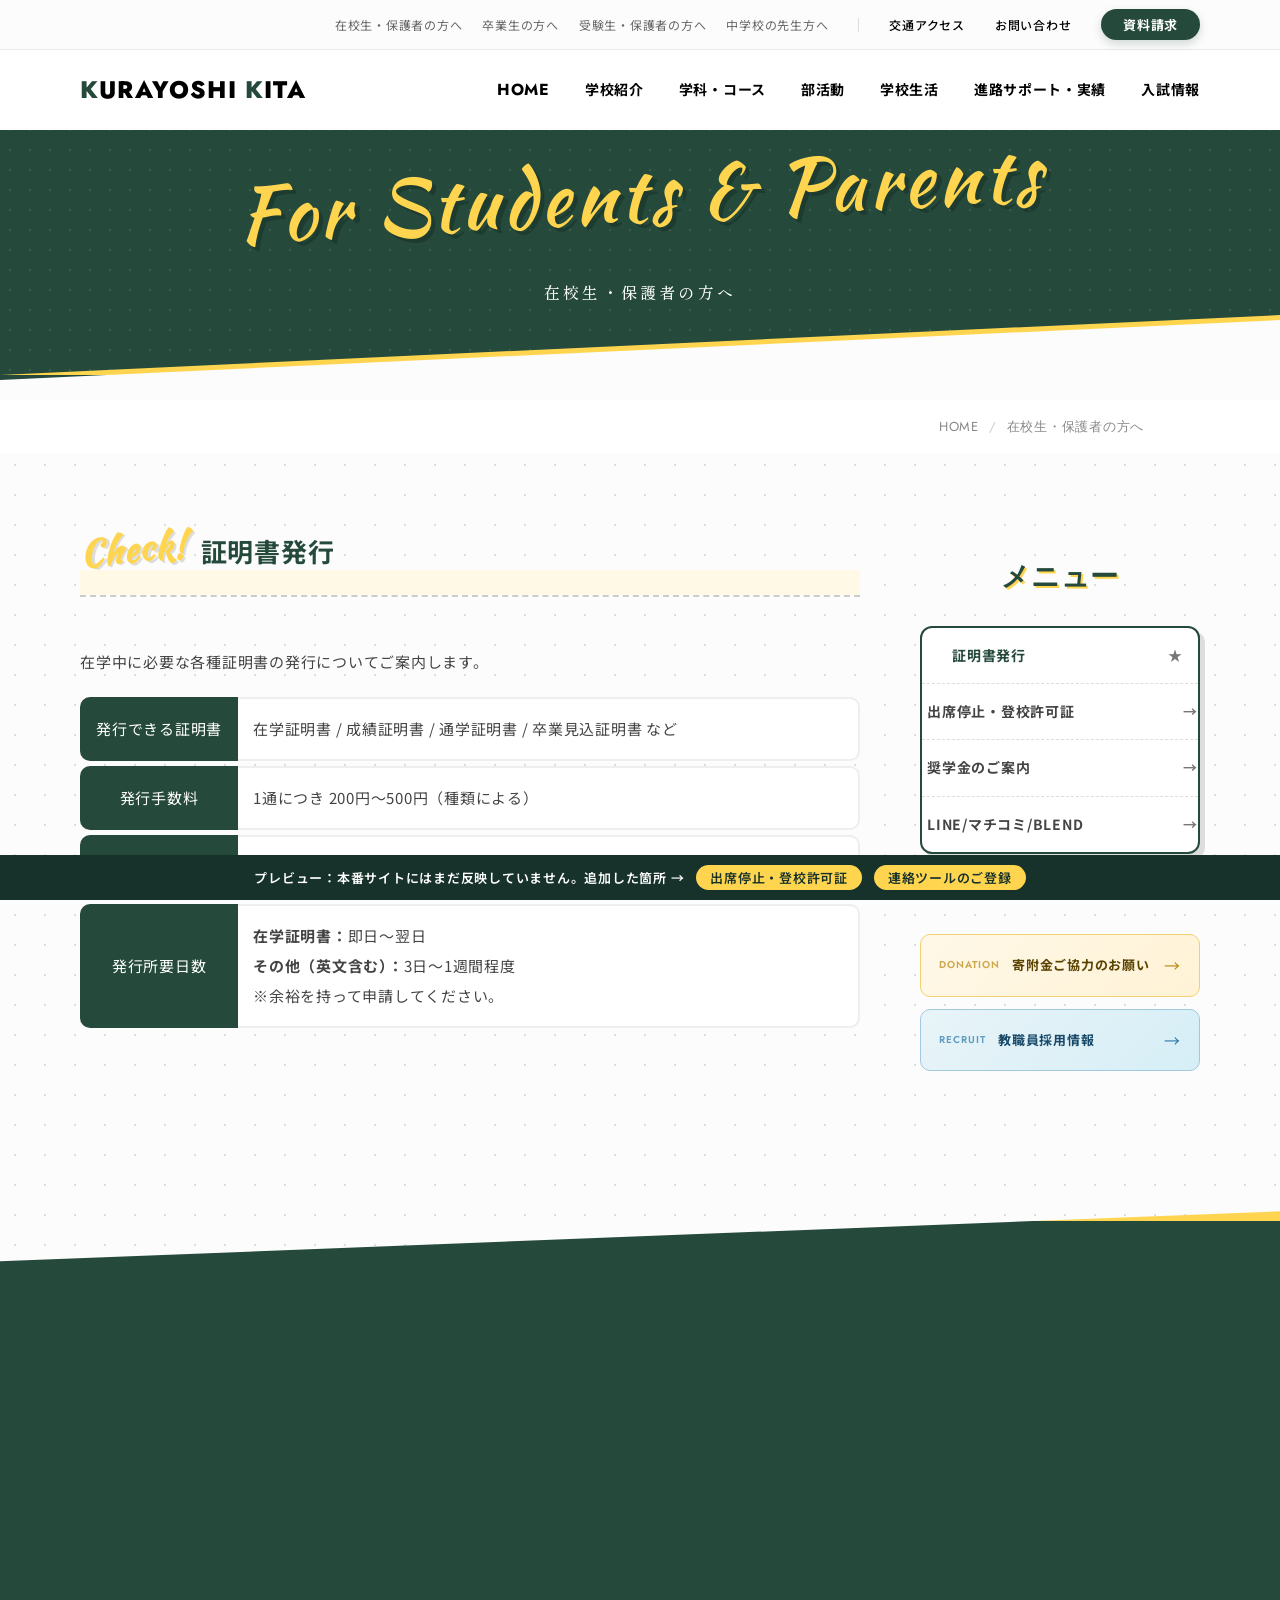
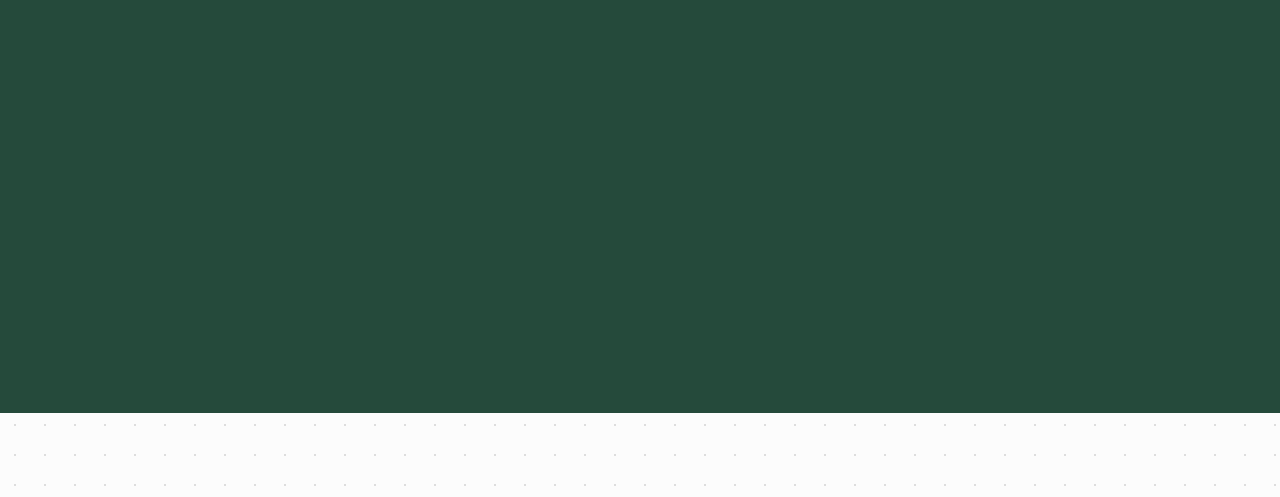
<file: target-student/index.html>
<!doctype html>
<html lang="ja">
<head><meta name="robots" content="noindex,nofollow">
<meta charset="utf-8">
<meta name="viewport" content="width=device-width,initial-scale=1">

    
    
    <title>倉吉北高 在校生・保護者ページ</title>
<meta name='robots' content='max-image-preview:large' />
<link rel="preconnect" href="https://fonts.googleapis.com">
<link rel="preconnect" href="https://fonts.gstatic.com" crossorigin>
<link rel='dns-prefetch' href='//cdn.jsdelivr.net' />
<link rel='dns-prefetch' href='//fonts.googleapis.com' />
<style id="wp-img-auto-sizes-contain-inline-css">
img:is([sizes=auto i],[sizes^="auto," i]){contain-intrinsic-size:3000px 1500px}
/*# sourceURL=wp-img-auto-sizes-contain-inline-css */
</style>
<style id="wp-emoji-styles-inline-css">

	img.wp-smiley, img.emoji {
		display: inline !important;
		border: none !important;
		box-shadow: none !important;
		height: 1em !important;
		width: 1em !important;
		margin: 0 0.07em !important;
		vertical-align: -0.1em !important;
		background: none !important;
		padding: 0 !important;
	}
/*# sourceURL=wp-emoji-styles-inline-css */
</style>
<style id="wp-block-library-inline-css">
:root{--wp-block-synced-color:#7a00df;--wp-block-synced-color--rgb:122,0,223;--wp-bound-block-color:var(--wp-block-synced-color);--wp-editor-canvas-background:#ddd;--wp-admin-theme-color:#007cba;--wp-admin-theme-color--rgb:0,124,186;--wp-admin-theme-color-darker-10:#006ba1;--wp-admin-theme-color-darker-10--rgb:0,107,160.5;--wp-admin-theme-color-darker-20:#005a87;--wp-admin-theme-color-darker-20--rgb:0,90,135;--wp-admin-border-width-focus:2px}@media (min-resolution:192dpi){:root{--wp-admin-border-width-focus:1.5px}}.wp-element-button{cursor:pointer}:root .has-very-light-gray-background-color{background-color:#eee}:root .has-very-dark-gray-background-color{background-color:#313131}:root .has-very-light-gray-color{color:#eee}:root .has-very-dark-gray-color{color:#313131}:root .has-vivid-green-cyan-to-vivid-cyan-blue-gradient-background{background:linear-gradient(135deg,#00d084,#0693e3)}:root .has-purple-crush-gradient-background{background:linear-gradient(135deg,#34e2e4,#4721fb 50%,#ab1dfe)}:root .has-hazy-dawn-gradient-background{background:linear-gradient(135deg,#faaca8,#dad0ec)}:root .has-subdued-olive-gradient-background{background:linear-gradient(135deg,#fafae1,#67a671)}:root .has-atomic-cream-gradient-background{background:linear-gradient(135deg,#fdd79a,#004a59)}:root .has-nightshade-gradient-background{background:linear-gradient(135deg,#330968,#31cdcf)}:root .has-midnight-gradient-background{background:linear-gradient(135deg,#020381,#2874fc)}:root{--wp--preset--font-size--normal:16px;--wp--preset--font-size--huge:42px}.has-regular-font-size{font-size:1em}.has-larger-font-size{font-size:2.625em}.has-normal-font-size{font-size:var(--wp--preset--font-size--normal)}.has-huge-font-size{font-size:var(--wp--preset--font-size--huge)}:root .has-text-align-center{text-align:center}:root .has-text-align-left{text-align:left}:root .has-text-align-right{text-align:right}.has-fit-text{white-space:nowrap!important}#end-resizable-editor-section{display:none}.aligncenter{clear:both}.items-justified-left{justify-content:flex-start}.items-justified-center{justify-content:center}.items-justified-right{justify-content:flex-end}.items-justified-space-between{justify-content:space-between}.screen-reader-text{word-wrap:normal!important;border:0;clip-path:inset(50%);height:1px;margin:-1px;overflow:hidden;padding:0;position:absolute;width:1px;word-break:normal!important}.screen-reader-text:focus{background-color:#ddd;clip-path:none;color:#444;display:block;font-size:1em;height:auto;left:5px;line-height:normal;padding:15px 23px 14px;text-decoration:none;top:5px;width:auto;z-index:100000}html :where(.has-border-color){border-style:solid}html :where([style^=border-color],[style*=";border-color"],[style*="; border-color"]){border-style:solid}html :where([style^=border-top-color],[style*=";border-top-color"],[style*="; border-top-color"]){border-top-style:solid}html :where([style^=border-right-color],[style*=";border-right-color"],[style*="; border-right-color"]){border-right-style:solid}html :where([style^=border-bottom-color],[style*=";border-bottom-color"],[style*="; border-bottom-color"]){border-bottom-style:solid}html :where([style^=border-left-color],[style*=";border-left-color"],[style*="; border-left-color"]){border-left-style:solid}html :where([style^=border-width],[style*=";border-width"],[style*="; border-width"]){border-style:solid}html :where([style^=border-top-width],[style*=";border-top-width"],[style*="; border-top-width"]){border-top-style:solid}html :where([style^=border-right-width],[style*=";border-right-width"],[style*="; border-right-width"]){border-right-style:solid}html :where([style^=border-bottom-width],[style*=";border-bottom-width"],[style*="; border-bottom-width"]){border-bottom-style:solid}html :where([style^=border-left-width],[style*=";border-left-width"],[style*="; border-left-width"]){border-left-style:solid}html :where(img[class*=wp-image-]){height:auto;max-width:100%}:where(figure){margin:0 0 1em}html :where(.is-position-sticky){--wp-admin--admin-bar--position-offset:var(--wp-admin--admin-bar--height,0px)}@media screen and (max-width:600px){html :where(.is-position-sticky){--wp-admin--admin-bar--position-offset:0px}}

/*# sourceURL=/wp-includes/css/dist/block-library/common.min.css */
</style>
<style id="classic-theme-styles-inline-css">
/*! This file is auto-generated */
.wp-block-button__link{color:#fff;background-color:#32373c;border-radius:9999px;box-shadow:none;text-decoration:none;padding:calc(.667em + 2px) calc(1.333em + 2px);font-size:1.125em}.wp-block-file__button{background:#32373c;color:#fff;text-decoration:none}
/*# sourceURL=/wp-includes/css/classic-themes.min.css */
</style>

<style id="global-styles-inline-css">
:root{--wp--preset--aspect-ratio--square: 1;--wp--preset--aspect-ratio--4-3: 4/3;--wp--preset--aspect-ratio--3-4: 3/4;--wp--preset--aspect-ratio--3-2: 3/2;--wp--preset--aspect-ratio--2-3: 2/3;--wp--preset--aspect-ratio--16-9: 16/9;--wp--preset--aspect-ratio--9-16: 9/16;--wp--preset--color--black: #000000;--wp--preset--color--cyan-bluish-gray: #abb8c3;--wp--preset--color--white: #ffffff;--wp--preset--color--pale-pink: #f78da7;--wp--preset--color--vivid-red: #cf2e2e;--wp--preset--color--luminous-vivid-orange: #ff6900;--wp--preset--color--luminous-vivid-amber: #fcb900;--wp--preset--color--light-green-cyan: #7bdcb5;--wp--preset--color--vivid-green-cyan: #00d084;--wp--preset--color--pale-cyan-blue: #8ed1fc;--wp--preset--color--vivid-cyan-blue: #0693e3;--wp--preset--color--vivid-purple: #9b51e0;--wp--preset--gradient--vivid-cyan-blue-to-vivid-purple: linear-gradient(135deg,rgb(6,147,227) 0%,rgb(155,81,224) 100%);--wp--preset--gradient--light-green-cyan-to-vivid-green-cyan: linear-gradient(135deg,rgb(122,220,180) 0%,rgb(0,208,130) 100%);--wp--preset--gradient--luminous-vivid-amber-to-luminous-vivid-orange: linear-gradient(135deg,rgb(252,185,0) 0%,rgb(255,105,0) 100%);--wp--preset--gradient--luminous-vivid-orange-to-vivid-red: linear-gradient(135deg,rgb(255,105,0) 0%,rgb(207,46,46) 100%);--wp--preset--gradient--very-light-gray-to-cyan-bluish-gray: linear-gradient(135deg,rgb(238,238,238) 0%,rgb(169,184,195) 100%);--wp--preset--gradient--cool-to-warm-spectrum: linear-gradient(135deg,rgb(74,234,220) 0%,rgb(151,120,209) 20%,rgb(207,42,186) 40%,rgb(238,44,130) 60%,rgb(251,105,98) 80%,rgb(254,248,76) 100%);--wp--preset--gradient--blush-light-purple: linear-gradient(135deg,rgb(255,206,236) 0%,rgb(152,150,240) 100%);--wp--preset--gradient--blush-bordeaux: linear-gradient(135deg,rgb(254,205,165) 0%,rgb(254,45,45) 50%,rgb(107,0,62) 100%);--wp--preset--gradient--luminous-dusk: linear-gradient(135deg,rgb(255,203,112) 0%,rgb(199,81,192) 50%,rgb(65,88,208) 100%);--wp--preset--gradient--pale-ocean: linear-gradient(135deg,rgb(255,245,203) 0%,rgb(182,227,212) 50%,rgb(51,167,181) 100%);--wp--preset--gradient--electric-grass: linear-gradient(135deg,rgb(202,248,128) 0%,rgb(113,206,126) 100%);--wp--preset--gradient--midnight: linear-gradient(135deg,rgb(2,3,129) 0%,rgb(40,116,252) 100%);--wp--preset--font-size--small: 13px;--wp--preset--font-size--medium: 20px;--wp--preset--font-size--large: 36px;--wp--preset--font-size--x-large: 42px;--wp--preset--spacing--20: 0.44rem;--wp--preset--spacing--30: 0.67rem;--wp--preset--spacing--40: 1rem;--wp--preset--spacing--50: 1.5rem;--wp--preset--spacing--60: 2.25rem;--wp--preset--spacing--70: 3.38rem;--wp--preset--spacing--80: 5.06rem;--wp--preset--shadow--natural: 6px 6px 9px rgba(0, 0, 0, 0.2);--wp--preset--shadow--deep: 12px 12px 50px rgba(0, 0, 0, 0.4);--wp--preset--shadow--sharp: 6px 6px 0px rgba(0, 0, 0, 0.2);--wp--preset--shadow--outlined: 6px 6px 0px -3px rgb(255, 255, 255), 6px 6px rgb(0, 0, 0);--wp--preset--shadow--crisp: 6px 6px 0px rgb(0, 0, 0);}.wp-block-button{--wp--preset--dimension--25: 25%;--wp--preset--dimension--50: 50%;--wp--preset--dimension--75: 75%;--wp--preset--dimension--100: 100%;}:where(body) { margin: 0; }:where(.is-layout-flex){gap: 0.5em;}:where(.is-layout-grid){gap: 0.5em;}body .is-layout-flex{display: flex;}.is-layout-flex{flex-wrap: wrap;align-items: center;}.is-layout-flex > :is(*, div){margin: 0;}body .is-layout-grid{display: grid;}.is-layout-grid > :is(*, div){margin: 0;}body{padding-top: 0px;padding-right: 0px;padding-bottom: 0px;padding-left: 0px;}:root :where(.wp-element-button, .wp-block-button__link){background-color: #32373c;border-width: 0;color: #fff;font-family: inherit;font-size: inherit;font-style: inherit;font-weight: inherit;letter-spacing: inherit;line-height: inherit;padding-top: calc(0.667em + 2px);padding-right: calc(1.333em + 2px);padding-bottom: calc(0.667em + 2px);padding-left: calc(1.333em + 2px);text-decoration: none;text-transform: inherit;}.has-black-color{color: var(--wp--preset--color--black) !important;}.has-cyan-bluish-gray-color{color: var(--wp--preset--color--cyan-bluish-gray) !important;}.has-white-color{color: var(--wp--preset--color--white) !important;}.has-pale-pink-color{color: var(--wp--preset--color--pale-pink) !important;}.has-vivid-red-color{color: var(--wp--preset--color--vivid-red) !important;}.has-luminous-vivid-orange-color{color: var(--wp--preset--color--luminous-vivid-orange) !important;}.has-luminous-vivid-amber-color{color: var(--wp--preset--color--luminous-vivid-amber) !important;}.has-light-green-cyan-color{color: var(--wp--preset--color--light-green-cyan) !important;}.has-vivid-green-cyan-color{color: var(--wp--preset--color--vivid-green-cyan) !important;}.has-pale-cyan-blue-color{color: var(--wp--preset--color--pale-cyan-blue) !important;}.has-vivid-cyan-blue-color{color: var(--wp--preset--color--vivid-cyan-blue) !important;}.has-vivid-purple-color{color: var(--wp--preset--color--vivid-purple) !important;}.has-black-background-color{background-color: var(--wp--preset--color--black) !important;}.has-cyan-bluish-gray-background-color{background-color: var(--wp--preset--color--cyan-bluish-gray) !important;}.has-white-background-color{background-color: var(--wp--preset--color--white) !important;}.has-pale-pink-background-color{background-color: var(--wp--preset--color--pale-pink) !important;}.has-vivid-red-background-color{background-color: var(--wp--preset--color--vivid-red) !important;}.has-luminous-vivid-orange-background-color{background-color: var(--wp--preset--color--luminous-vivid-orange) !important;}.has-luminous-vivid-amber-background-color{background-color: var(--wp--preset--color--luminous-vivid-amber) !important;}.has-light-green-cyan-background-color{background-color: var(--wp--preset--color--light-green-cyan) !important;}.has-vivid-green-cyan-background-color{background-color: var(--wp--preset--color--vivid-green-cyan) !important;}.has-pale-cyan-blue-background-color{background-color: var(--wp--preset--color--pale-cyan-blue) !important;}.has-vivid-cyan-blue-background-color{background-color: var(--wp--preset--color--vivid-cyan-blue) !important;}.has-vivid-purple-background-color{background-color: var(--wp--preset--color--vivid-purple) !important;}.has-black-border-color{border-color: var(--wp--preset--color--black) !important;}.has-cyan-bluish-gray-border-color{border-color: var(--wp--preset--color--cyan-bluish-gray) !important;}.has-white-border-color{border-color: var(--wp--preset--color--white) !important;}.has-pale-pink-border-color{border-color: var(--wp--preset--color--pale-pink) !important;}.has-vivid-red-border-color{border-color: var(--wp--preset--color--vivid-red) !important;}.has-luminous-vivid-orange-border-color{border-color: var(--wp--preset--color--luminous-vivid-orange) !important;}.has-luminous-vivid-amber-border-color{border-color: var(--wp--preset--color--luminous-vivid-amber) !important;}.has-light-green-cyan-border-color{border-color: var(--wp--preset--color--light-green-cyan) !important;}.has-vivid-green-cyan-border-color{border-color: var(--wp--preset--color--vivid-green-cyan) !important;}.has-pale-cyan-blue-border-color{border-color: var(--wp--preset--color--pale-cyan-blue) !important;}.has-vivid-cyan-blue-border-color{border-color: var(--wp--preset--color--vivid-cyan-blue) !important;}.has-vivid-purple-border-color{border-color: var(--wp--preset--color--vivid-purple) !important;}.has-vivid-cyan-blue-to-vivid-purple-gradient-background{background: var(--wp--preset--gradient--vivid-cyan-blue-to-vivid-purple) !important;}.has-light-green-cyan-to-vivid-green-cyan-gradient-background{background: var(--wp--preset--gradient--light-green-cyan-to-vivid-green-cyan) !important;}.has-luminous-vivid-amber-to-luminous-vivid-orange-gradient-background{background: var(--wp--preset--gradient--luminous-vivid-amber-to-luminous-vivid-orange) !important;}.has-luminous-vivid-orange-to-vivid-red-gradient-background{background: var(--wp--preset--gradient--luminous-vivid-orange-to-vivid-red) !important;}.has-very-light-gray-to-cyan-bluish-gray-gradient-background{background: var(--wp--preset--gradient--very-light-gray-to-cyan-bluish-gray) !important;}.has-cool-to-warm-spectrum-gradient-background{background: var(--wp--preset--gradient--cool-to-warm-spectrum) !important;}.has-blush-light-purple-gradient-background{background: var(--wp--preset--gradient--blush-light-purple) !important;}.has-blush-bordeaux-gradient-background{background: var(--wp--preset--gradient--blush-bordeaux) !important;}.has-luminous-dusk-gradient-background{background: var(--wp--preset--gradient--luminous-dusk) !important;}.has-pale-ocean-gradient-background{background: var(--wp--preset--gradient--pale-ocean) !important;}.has-electric-grass-gradient-background{background: var(--wp--preset--gradient--electric-grass) !important;}.has-midnight-gradient-background{background: var(--wp--preset--gradient--midnight) !important;}.has-small-font-size{font-size: var(--wp--preset--font-size--small) !important;}.has-medium-font-size{font-size: var(--wp--preset--font-size--medium) !important;}.has-large-font-size{font-size: var(--wp--preset--font-size--large) !important;}.has-x-large-font-size{font-size: var(--wp--preset--font-size--x-large) !important;}
/*# sourceURL=global-styles-inline-css */
</style>

<link rel='stylesheet' id='google-fonts-css' href='https://fonts.googleapis.com/css2?family=Jost:wght@400;500;700&#038;family=Kaushan+Script&#038;family=Shippori+Mincho:wght@400;500;600&#038;family=Noto+Sans+JP:wght@400;500;700&#038;display=swap' media='all' />
<style data-src="swiper-bundle.min.css">
/**
 * Swiper 11.1.15
 * Most modern mobile touch slider and framework with hardware accelerated transitions
 * https://swiperjs.com
 *
 * Copyright 2014-2024 Vladimir Kharlampidi
 *
 * Released under the MIT License
 *
 * Released on: November 18, 2024
 */

@font-face{font-family:swiper-icons;src:url('data:application/font-woff;charset=utf-8;base64, [base64]//wADZ2x5ZgAAAywAAADMAAAD2MHtryVoZWFkAAABbAAAADAAAAA2E2+eoWhoZWEAAAGcAAAAHwAAACQC9gDzaG10eAAAAigAAAAZAAAArgJkABFsb2NhAAAC0AAAAFoAAABaFQAUGG1heHAAAAG8AAAAHwAAACAAcABAbmFtZQAAA/gAAAE5AAACXvFdBwlwb3N0AAAFNAAAAGIAAACE5s74hXjaY2BkYGAAYpf5Hu/j+W2+MnAzMYDAzaX6QjD6/4//Bxj5GA8AuRwMYGkAPywL13jaY2BkYGA88P8Agx4j+/8fQDYfA1AEBWgDAIB2BOoAeNpjYGRgYNBh4GdgYgABEMnIABJzYNADCQAACWgAsQB42mNgYfzCOIGBlYGB0YcxjYGBwR1Kf2WQZGhhYGBiYGVmgAFGBiQQkOaawtDAoMBQxXjg/wEGPcYDDA4wNUA2CCgwsAAAO4EL6gAAeNpj2M0gyAACqxgGNWBkZ2D4/wMA+xkDdgAAAHjaY2BgYGaAYBkGRgYQiAHyGMF8FgYHIM3DwMHABGQrMOgyWDLEM1T9/w8UBfEMgLzE////P/5//f/V/xv+r4eaAAeMbAxwIUYmIMHEgKYAYjUcsDAwsLKxc3BycfPw8jEQA/[base64]/uznmfPFBNODM2K7MTQ45YEAZqGP81AmGGcF3iPqOop0r1SPTaTbVkfUe4HXj97wYE+yNwWYxwWu4v1ugWHgo3S1XdZEVqWM7ET0cfnLGxWfkgR42o2PvWrDMBSFj/IHLaF0zKjRgdiVMwScNRAoWUoH78Y2icB/yIY09An6AH2Bdu/UB+yxopYshQiEvnvu0dURgDt8QeC8PDw7Fpji3fEA4z/PEJ6YOB5hKh4dj3EvXhxPqH/SKUY3rJ7srZ4FZnh1PMAtPhwP6fl2PMJMPDgeQ4rY8YT6Gzao0eAEA409DuggmTnFnOcSCiEiLMgxCiTI6Cq5DZUd3Qmp10vO0LaLTd2cjN4fOumlc7lUYbSQcZFkutRG7g6JKZKy0RmdLY680CDnEJ+UMkpFFe1RN7nxdVpXrC4aTtnaurOnYercZg2YVmLN/d/gczfEimrE/fs/bOuq29Zmn8tloORaXgZgGa78yO9/cnXm2BpaGvq25Dv9S4E9+5SIc9PqupJKhYFSSl47+Qcr1mYNAAAAeNptw0cKwkAAAMDZJA8Q7OUJvkLsPfZ6zFVERPy8qHh2YER+3i/BP83vIBLLySsoKimrqKqpa2hp6+jq6RsYGhmbmJqZSy0sraxtbO3sHRydnEMU4uR6yx7JJXveP7WrDycAAAAAAAH//wACeNpjYGRgYOABYhkgZgJCZgZNBkYGLQZtIJsFLMYAAAw3ALgAeNolizEKgDAQBCchRbC2sFER0YD6qVQiBCv/H9ezGI6Z5XBAw8CBK/m5iQQVauVbXLnOrMZv2oLdKFa8Pjuru2hJzGabmOSLzNMzvutpB3N42mNgZGBg4GKQYzBhYMxJLMlj4GBgAYow/P/PAJJhLM6sSoWKfWCAAwDAjgbRAAB42mNgYGBkAIIbCZo5IPrmUn0hGA0AO8EFTQAA');font-weight:400;font-style:normal}:root{--swiper-theme-color:#007aff}:host{position:relative;display:block;margin-left:auto;margin-right:auto;z-index:1}.swiper{margin-left:auto;margin-right:auto;position:relative;overflow:hidden;list-style:none;padding:0;z-index:1;display:block}.swiper-vertical>.swiper-wrapper{flex-direction:column}.swiper-wrapper{position:relative;width:100%;height:100%;z-index:1;display:flex;transition-property:transform;transition-timing-function:var(--swiper-wrapper-transition-timing-function,initial);box-sizing:content-box}.swiper-android .swiper-slide,.swiper-ios .swiper-slide,.swiper-wrapper{transform:translate3d(0px,0,0)}.swiper-horizontal{touch-action:pan-y}.swiper-vertical{touch-action:pan-x}.swiper-slide{flex-shrink:0;width:100%;height:100%;position:relative;transition-property:transform;display:block}.swiper-slide-invisible-blank{visibility:hidden}.swiper-autoheight,.swiper-autoheight .swiper-slide{height:auto}.swiper-autoheight .swiper-wrapper{align-items:flex-start;transition-property:transform,height}.swiper-backface-hidden .swiper-slide{transform:translateZ(0);-webkit-backface-visibility:hidden;backface-visibility:hidden}.swiper-3d.swiper-css-mode .swiper-wrapper{perspective:1200px}.swiper-3d .swiper-wrapper{transform-style:preserve-3d}.swiper-3d{perspective:1200px}.swiper-3d .swiper-cube-shadow,.swiper-3d .swiper-slide{transform-style:preserve-3d}.swiper-css-mode>.swiper-wrapper{overflow:auto;scrollbar-width:none;-ms-overflow-style:none}.swiper-css-mode>.swiper-wrapper::-webkit-scrollbar{display:none}.swiper-css-mode>.swiper-wrapper>.swiper-slide{scroll-snap-align:start start}.swiper-css-mode.swiper-horizontal>.swiper-wrapper{scroll-snap-type:x mandatory}.swiper-css-mode.swiper-vertical>.swiper-wrapper{scroll-snap-type:y mandatory}.swiper-css-mode.swiper-free-mode>.swiper-wrapper{scroll-snap-type:none}.swiper-css-mode.swiper-free-mode>.swiper-wrapper>.swiper-slide{scroll-snap-align:none}.swiper-css-mode.swiper-centered>.swiper-wrapper::before{content:'';flex-shrink:0;order:9999}.swiper-css-mode.swiper-centered>.swiper-wrapper>.swiper-slide{scroll-snap-align:center center;scroll-snap-stop:always}.swiper-css-mode.swiper-centered.swiper-horizontal>.swiper-wrapper>.swiper-slide:first-child{margin-inline-start:var(--swiper-centered-offset-before)}.swiper-css-mode.swiper-centered.swiper-horizontal>.swiper-wrapper::before{height:100%;min-height:1px;width:var(--swiper-centered-offset-after)}.swiper-css-mode.swiper-centered.swiper-vertical>.swiper-wrapper>.swiper-slide:first-child{margin-block-start:var(--swiper-centered-offset-before)}.swiper-css-mode.swiper-centered.swiper-vertical>.swiper-wrapper::before{width:100%;min-width:1px;height:var(--swiper-centered-offset-after)}.swiper-3d .swiper-slide-shadow,.swiper-3d .swiper-slide-shadow-bottom,.swiper-3d .swiper-slide-shadow-left,.swiper-3d .swiper-slide-shadow-right,.swiper-3d .swiper-slide-shadow-top{position:absolute;left:0;top:0;width:100%;height:100%;pointer-events:none;z-index:10}.swiper-3d .swiper-slide-shadow{background:rgba(0,0,0,.15)}.swiper-3d .swiper-slide-shadow-left{background-image:linear-gradient(to left,rgba(0,0,0,.5),rgba(0,0,0,0))}.swiper-3d .swiper-slide-shadow-right{background-image:linear-gradient(to right,rgba(0,0,0,.5),rgba(0,0,0,0))}.swiper-3d .swiper-slide-shadow-top{background-image:linear-gradient(to top,rgba(0,0,0,.5),rgba(0,0,0,0))}.swiper-3d .swiper-slide-shadow-bottom{background-image:linear-gradient(to bottom,rgba(0,0,0,.5),rgba(0,0,0,0))}.swiper-lazy-preloader{width:42px;height:42px;position:absolute;left:50%;top:50%;margin-left:-21px;margin-top:-21px;z-index:10;transform-origin:50%;box-sizing:border-box;border:4px solid var(--swiper-preloader-color,var(--swiper-theme-color));border-radius:50%;border-top-color:transparent}.swiper-watch-progress .swiper-slide-visible .swiper-lazy-preloader,.swiper:not(.swiper-watch-progress) .swiper-lazy-preloader{animation:swiper-preloader-spin 1s infinite linear}.swiper-lazy-preloader-white{--swiper-preloader-color:#fff}.swiper-lazy-preloader-black{--swiper-preloader-color:#000}@keyframes swiper-preloader-spin{0%{transform:rotate(0deg)}100%{transform:rotate(360deg)}}.swiper-virtual .swiper-slide{-webkit-backface-visibility:hidden;transform:translateZ(0)}.swiper-virtual.swiper-css-mode .swiper-wrapper::after{content:'';position:absolute;left:0;top:0;pointer-events:none}.swiper-virtual.swiper-css-mode.swiper-horizontal .swiper-wrapper::after{height:1px;width:var(--swiper-virtual-size)}.swiper-virtual.swiper-css-mode.swiper-vertical .swiper-wrapper::after{width:1px;height:var(--swiper-virtual-size)}:root{--swiper-navigation-size:44px}.swiper-button-next,.swiper-button-prev{position:absolute;top:var(--swiper-navigation-top-offset,50%);width:calc(var(--swiper-navigation-size)/ 44 * 27);height:var(--swiper-navigation-size);margin-top:calc(0px - (var(--swiper-navigation-size)/ 2));z-index:10;cursor:pointer;display:flex;align-items:center;justify-content:center;color:var(--swiper-navigation-color,var(--swiper-theme-color))}.swiper-button-next.swiper-button-disabled,.swiper-button-prev.swiper-button-disabled{opacity:.35;cursor:auto;pointer-events:none}.swiper-button-next.swiper-button-hidden,.swiper-button-prev.swiper-button-hidden{opacity:0;cursor:auto;pointer-events:none}.swiper-navigation-disabled .swiper-button-next,.swiper-navigation-disabled .swiper-button-prev{display:none!important}.swiper-button-next svg,.swiper-button-prev svg{width:100%;height:100%;object-fit:contain;transform-origin:center}.swiper-rtl .swiper-button-next svg,.swiper-rtl .swiper-button-prev svg{transform:rotate(180deg)}.swiper-button-prev,.swiper-rtl .swiper-button-next{left:var(--swiper-navigation-sides-offset,10px);right:auto}.swiper-button-next,.swiper-rtl .swiper-button-prev{right:var(--swiper-navigation-sides-offset,10px);left:auto}.swiper-button-lock{display:none}.swiper-button-next:after,.swiper-button-prev:after{font-family:swiper-icons;font-size:var(--swiper-navigation-size);text-transform:none!important;letter-spacing:0;font-variant:initial;line-height:1}.swiper-button-prev:after,.swiper-rtl .swiper-button-next:after{content:'prev'}.swiper-button-next,.swiper-rtl .swiper-button-prev{right:var(--swiper-navigation-sides-offset,10px);left:auto}.swiper-button-next:after,.swiper-rtl .swiper-button-prev:after{content:'next'}.swiper-pagination{position:absolute;text-align:center;transition:.3s opacity;transform:translate3d(0,0,0);z-index:10}.swiper-pagination.swiper-pagination-hidden{opacity:0}.swiper-pagination-disabled>.swiper-pagination,.swiper-pagination.swiper-pagination-disabled{display:none!important}.swiper-horizontal>.swiper-pagination-bullets,.swiper-pagination-bullets.swiper-pagination-horizontal,.swiper-pagination-custom,.swiper-pagination-fraction{bottom:var(--swiper-pagination-bottom,8px);top:var(--swiper-pagination-top,auto);left:0;width:100%}.swiper-pagination-bullets-dynamic{overflow:hidden;font-size:0}.swiper-pagination-bullets-dynamic .swiper-pagination-bullet{transform:scale(.33);position:relative}.swiper-pagination-bullets-dynamic .swiper-pagination-bullet-active{transform:scale(1)}.swiper-pagination-bullets-dynamic .swiper-pagination-bullet-active-main{transform:scale(1)}.swiper-pagination-bullets-dynamic .swiper-pagination-bullet-active-prev{transform:scale(.66)}.swiper-pagination-bullets-dynamic .swiper-pagination-bullet-active-prev-prev{transform:scale(.33)}.swiper-pagination-bullets-dynamic .swiper-pagination-bullet-active-next{transform:scale(.66)}.swiper-pagination-bullets-dynamic .swiper-pagination-bullet-active-next-next{transform:scale(.33)}.swiper-pagination-bullet{width:var(--swiper-pagination-bullet-width,var(--swiper-pagination-bullet-size,8px));height:var(--swiper-pagination-bullet-height,var(--swiper-pagination-bullet-size,8px));display:inline-block;border-radius:var(--swiper-pagination-bullet-border-radius,50%);background:var(--swiper-pagination-bullet-inactive-color,#000);opacity:var(--swiper-pagination-bullet-inactive-opacity, .2)}button.swiper-pagination-bullet{border:none;margin:0;padding:0;box-shadow:none;-webkit-appearance:none;appearance:none}.swiper-pagination-clickable .swiper-pagination-bullet{cursor:pointer}.swiper-pagination-bullet:only-child{display:none!important}.swiper-pagination-bullet-active{opacity:var(--swiper-pagination-bullet-opacity, 1);background:var(--swiper-pagination-color,var(--swiper-theme-color))}.swiper-pagination-vertical.swiper-pagination-bullets,.swiper-vertical>.swiper-pagination-bullets{right:var(--swiper-pagination-right,8px);left:var(--swiper-pagination-left,auto);top:50%;transform:translate3d(0px,-50%,0)}.swiper-pagination-vertical.swiper-pagination-bullets .swiper-pagination-bullet,.swiper-vertical>.swiper-pagination-bullets .swiper-pagination-bullet{margin:var(--swiper-pagination-bullet-vertical-gap,6px) 0;display:block}.swiper-pagination-vertical.swiper-pagination-bullets.swiper-pagination-bullets-dynamic,.swiper-vertical>.swiper-pagination-bullets.swiper-pagination-bullets-dynamic{top:50%;transform:translateY(-50%);width:8px}.swiper-pagination-vertical.swiper-pagination-bullets.swiper-pagination-bullets-dynamic .swiper-pagination-bullet,.swiper-vertical>.swiper-pagination-bullets.swiper-pagination-bullets-dynamic .swiper-pagination-bullet{display:inline-block;transition:.2s transform,.2s top}.swiper-horizontal>.swiper-pagination-bullets .swiper-pagination-bullet,.swiper-pagination-horizontal.swiper-pagination-bullets .swiper-pagination-bullet{margin:0 var(--swiper-pagination-bullet-horizontal-gap,4px)}.swiper-horizontal>.swiper-pagination-bullets.swiper-pagination-bullets-dynamic,.swiper-pagination-horizontal.swiper-pagination-bullets.swiper-pagination-bullets-dynamic{left:50%;transform:translateX(-50%);white-space:nowrap}.swiper-horizontal>.swiper-pagination-bullets.swiper-pagination-bullets-dynamic .swiper-pagination-bullet,.swiper-pagination-horizontal.swiper-pagination-bullets.swiper-pagination-bullets-dynamic .swiper-pagination-bullet{transition:.2s transform,.2s left}.swiper-horizontal.swiper-rtl>.swiper-pagination-bullets-dynamic .swiper-pagination-bullet{transition:.2s transform,.2s right}.swiper-pagination-fraction{color:var(--swiper-pagination-fraction-color,inherit)}.swiper-pagination-progressbar{background:var(--swiper-pagination-progressbar-bg-color,rgba(0,0,0,.25));position:absolute}.swiper-pagination-progressbar .swiper-pagination-progressbar-fill{background:var(--swiper-pagination-color,var(--swiper-theme-color));position:absolute;left:0;top:0;width:100%;height:100%;transform:scale(0);transform-origin:left top}.swiper-rtl .swiper-pagination-progressbar .swiper-pagination-progressbar-fill{transform-origin:right top}.swiper-horizontal>.swiper-pagination-progressbar,.swiper-pagination-progressbar.swiper-pagination-horizontal,.swiper-pagination-progressbar.swiper-pagination-vertical.swiper-pagination-progressbar-opposite,.swiper-vertical>.swiper-pagination-progressbar.swiper-pagination-progressbar-opposite{width:100%;height:var(--swiper-pagination-progressbar-size,4px);left:0;top:0}.swiper-horizontal>.swiper-pagination-progressbar.swiper-pagination-progressbar-opposite,.swiper-pagination-progressbar.swiper-pagination-horizontal.swiper-pagination-progressbar-opposite,.swiper-pagination-progressbar.swiper-pagination-vertical,.swiper-vertical>.swiper-pagination-progressbar{width:var(--swiper-pagination-progressbar-size,4px);height:100%;left:0;top:0}.swiper-pagination-lock{display:none}.swiper-scrollbar{border-radius:var(--swiper-scrollbar-border-radius,10px);position:relative;touch-action:none;background:var(--swiper-scrollbar-bg-color,rgba(0,0,0,.1))}.swiper-scrollbar-disabled>.swiper-scrollbar,.swiper-scrollbar.swiper-scrollbar-disabled{display:none!important}.swiper-horizontal>.swiper-scrollbar,.swiper-scrollbar.swiper-scrollbar-horizontal{position:absolute;left:var(--swiper-scrollbar-sides-offset,1%);bottom:var(--swiper-scrollbar-bottom,4px);top:var(--swiper-scrollbar-top,auto);z-index:50;height:var(--swiper-scrollbar-size,4px);width:calc(100% - 2 * var(--swiper-scrollbar-sides-offset,1%))}.swiper-scrollbar.swiper-scrollbar-vertical,.swiper-vertical>.swiper-scrollbar{position:absolute;left:var(--swiper-scrollbar-left,auto);right:var(--swiper-scrollbar-right,4px);top:var(--swiper-scrollbar-sides-offset,1%);z-index:50;width:var(--swiper-scrollbar-size,4px);height:calc(100% - 2 * var(--swiper-scrollbar-sides-offset,1%))}.swiper-scrollbar-drag{height:100%;width:100%;position:relative;background:var(--swiper-scrollbar-drag-bg-color,rgba(0,0,0,.5));border-radius:var(--swiper-scrollbar-border-radius,10px);left:0;top:0}.swiper-scrollbar-cursor-drag{cursor:move}.swiper-scrollbar-lock{display:none}.swiper-zoom-container{width:100%;height:100%;display:flex;justify-content:center;align-items:center;text-align:center}.swiper-zoom-container>canvas,.swiper-zoom-container>img,.swiper-zoom-container>svg{max-width:100%;max-height:100%;object-fit:contain}.swiper-slide-zoomed{cursor:move;touch-action:none}.swiper .swiper-notification{position:absolute;left:0;top:0;pointer-events:none;opacity:0;z-index:-1000}.swiper-free-mode>.swiper-wrapper{transition-timing-function:ease-out;margin:0 auto}.swiper-grid>.swiper-wrapper{flex-wrap:wrap}.swiper-grid-column>.swiper-wrapper{flex-wrap:wrap;flex-direction:column}.swiper-fade.swiper-free-mode .swiper-slide{transition-timing-function:ease-out}.swiper-fade .swiper-slide{pointer-events:none;transition-property:opacity}.swiper-fade .swiper-slide .swiper-slide{pointer-events:none}.swiper-fade .swiper-slide-active{pointer-events:auto}.swiper-fade .swiper-slide-active .swiper-slide-active{pointer-events:auto}.swiper.swiper-cube{overflow:visible}.swiper-cube .swiper-slide{pointer-events:none;-webkit-backface-visibility:hidden;backface-visibility:hidden;z-index:1;visibility:hidden;transform-origin:0 0;width:100%;height:100%}.swiper-cube .swiper-slide .swiper-slide{pointer-events:none}.swiper-cube.swiper-rtl .swiper-slide{transform-origin:100% 0}.swiper-cube .swiper-slide-active,.swiper-cube .swiper-slide-active .swiper-slide-active{pointer-events:auto}.swiper-cube .swiper-slide-active,.swiper-cube .swiper-slide-next,.swiper-cube .swiper-slide-prev{pointer-events:auto;visibility:visible}.swiper-cube .swiper-cube-shadow{position:absolute;left:0;bottom:0px;width:100%;height:100%;opacity:.6;z-index:0}.swiper-cube .swiper-cube-shadow:before{content:'';background:#000;position:absolute;left:0;top:0;bottom:0;right:0;filter:blur(50px)}.swiper-cube .swiper-slide-next+.swiper-slide{pointer-events:auto;visibility:visible}.swiper-cube .swiper-slide-shadow-cube.swiper-slide-shadow-bottom,.swiper-cube .swiper-slide-shadow-cube.swiper-slide-shadow-left,.swiper-cube .swiper-slide-shadow-cube.swiper-slide-shadow-right,.swiper-cube .swiper-slide-shadow-cube.swiper-slide-shadow-top{z-index:0;-webkit-backface-visibility:hidden;backface-visibility:hidden}.swiper.swiper-flip{overflow:visible}.swiper-flip .swiper-slide{pointer-events:none;-webkit-backface-visibility:hidden;backface-visibility:hidden;z-index:1}.swiper-flip .swiper-slide .swiper-slide{pointer-events:none}.swiper-flip .swiper-slide-active,.swiper-flip .swiper-slide-active .swiper-slide-active{pointer-events:auto}.swiper-flip .swiper-slide-shadow-flip.swiper-slide-shadow-bottom,.swiper-flip .swiper-slide-shadow-flip.swiper-slide-shadow-left,.swiper-flip .swiper-slide-shadow-flip.swiper-slide-shadow-right,.swiper-flip .swiper-slide-shadow-flip.swiper-slide-shadow-top{z-index:0;-webkit-backface-visibility:hidden;backface-visibility:hidden}.swiper-creative .swiper-slide{-webkit-backface-visibility:hidden;backface-visibility:hidden;overflow:hidden;transition-property:transform,opacity,height}.swiper.swiper-cards{overflow:visible}.swiper-cards .swiper-slide{transform-origin:center bottom;-webkit-backface-visibility:hidden;backface-visibility:hidden;overflow:hidden}
</style>
<style data-src="style.css">
/*
Theme Name: Kurayoshi Kita
Theme URI: http://localhost:8888/kurayoshi-kita-site/
Author: Kurayoshi Kita High School
Description: 倉吉北高校 公式サイトテーマ - Lively Atmosphere
Version: 1.0.0
Text Domain: kurayoshi-kita
*/

 /* =========================================
           ROOT & RESET
           ========================================= */
 :root {
     --c-bg: #ffffff;
     --c-text: #2a2a2a;
     --c-gray: #777;
     --c-line: #eaeaea;
     --c-green: #254a3b;
     /* Deep Green (Base) */
     --c-accent: #FFD54F;
     /* Sunny Yellow (Fun Accent) */
     --c-accent-light: #fff9e6;
     --c-line-app: #06c755;

     --font-jp-serif: "Shippori Mincho", serif;
     --font-jp-sans: "Noto Sans JP", sans-serif;
     --font-en: "Jost", sans-serif;
     --font-hand: "Kaushan Script", cursive;
     /* Handwritten Font */

     --w-content: 1200px;
     --easing: cubic-bezier(0.25, 1, 0.5, 1);
 }

 html {
     overflow-x: hidden;
 }

 body {
     font-family: var(--font-jp-sans);
     margin: 0;
     background: var(--c-bg);
     color: var(--c-text);
     font-size: 15px;
     line-height: 1.8;
     letter-spacing: 0.05em;
     -webkit-font-smoothing: antialiased;
     overflow-x: hidden;
 }

 * {
     box-sizing: border-box;
 }

 a {
     text-decoration: none;
     color: inherit;
     transition: all 0.3s;
 }

 ul {
     list-style: none;
     padding: 0;
     margin: 0;
 }

 img {
     width: 100%;
     height: auto;
     display: block;
 }

 button {
     background: none;
     border: none;
     font-family: inherit;
     cursor: pointer;
 }

 /* =========================================
           HEADER
           ========================================= */
 header {
     position: fixed;
     top: 0;
     left: 0;
     width: 100%;
     z-index: 1000;
     background: rgba(255, 255, 255, 0.98);
     box-shadow: 0 2px 10px rgba(0, 0, 0, 0.03);
 }

 .header-upper {
     background: #fcfcfc;
     font-size: 12px;
     color: #666;
     height: 50px;
     display: flex;
     align-items: center;
     border-bottom: 1px solid var(--c-line);
 }

 .upper-inner {
     width: 100%;
     max-width: var(--w-content);
     margin: 0 auto;
     padding: 0 40px;
     display: flex;
     justify-content: flex-end;
     align-items: center;
     gap: 30px;
 }

 .nav-target {
     display: flex;
     align-items: center;
     gap: 20px;
     position: relative;
 }

 .nav-target::after {
     content: '';
     display: block;
     width: 1px;
     height: 14px;
     background: #ddd;
     margin-left: 10px;
 }

 .nav-target li {
     cursor: pointer;
     position: relative;
 }

 .nav-target li::after {
     content: '';
     position: absolute;
     bottom: -2px;
     left: 0;
     width: 0;
     height: 1px;
     background: var(--c-green);
     transition: 0.3s;
 }

 .nav-target li:hover {
     color: var(--c-green);
 }

 .nav-target li:hover::after {
     width: 100%;
 }

 .nav-utility {
     display: flex;
     align-items: center;
     gap: 30px;
     font-weight: 500;
     color: #000;
 }

 .btn-request {
     background: var(--c-green);
     color: #fff;
     padding: 8px 22px;
     border-radius: 50px;
     font-weight: bold;
     font-size: 13px;
     letter-spacing: 0.05em;
     transition: 0.3s;
     display: inline-block;
     line-height: 1.2;
     box-shadow: 0 4px 10px rgba(37, 74, 59, 0.2);
 }

 .btn-request:hover {
     background: var(--c-accent);
     color: var(--c-green);
     /* Yellow on Hover */
     transform: translateY(-2px);
     box-shadow: 0 6px 15px rgba(255, 213, 79, 0.4);
 }

 .header-lower {
     background: #fff;
     height: 80px;
     display: flex;
     align-items: center;
 }

 .lower-inner {
     width: 100%;
     max-width: var(--w-content);
     margin: 0 auto;
     padding: 0 40px;
     display: flex;
     justify-content: space-between;
     align-items: center;
 }

 .logo {
     font-family: var(--font-en);
     font-size: 24px;
     font-weight: 800;
     letter-spacing: 0.05em;
     color: #000;
     margin-right: 40px;
 }

 .logo a {
     color: inherit;
     text-decoration: none;
 }

 .gnav {
     display: flex;
     gap: 35px;
     flex: 1;
     justify-content: flex-end;
 }

 .gnav-item {
     font-size: 14px;
     font-weight: 700;
     color: #000;
     cursor: pointer;
     position: relative;
     padding: 10px 0;
     font-family: var(--font-jp-sans);
     letter-spacing: 0.05em;
     height: 80px;
     display: flex;
     align-items: center;
 }

 .gnav-item.en {
     font-family: var(--font-en);
     font-size: 16px;
 }

 /* Navigation Underline (Yellow) */
 .gnav-item::after {
     content: '';
     position: absolute;
     bottom: 0;
     left: 0;
     width: 0;
     height: 4px;
     background: var(--c-accent);
     border-radius: 4px 4px 0 0;
     transition: width 0.3s var(--easing);
 }

 .gnav-item:hover::after,
 .gnav-item.active::after {
     width: 100%;
 }

 /* Mega Menu (Simple Fade) */
 .mega-menu {
     position: fixed;
     top: 130px;
     left: 0;
     width: 100%;
     background: #fff;
     box-shadow: 0 10px 30px rgba(0, 0, 0, 0.05);
     border-top: 1px solid #eee;
     opacity: 0;
     visibility: hidden;
     transform: translateY(10px);
     transition: all 0.3s var(--easing);
     z-index: 900;
     padding: 40px 0 50px;
     pointer-events: none;
 }

 .gnav-item:hover .mega-menu {
     opacity: 1;
     visibility: visible;
     transform: translateY(0);
     pointer-events: auto;
 }

 .mega-inner {
     max-width: var(--w-content);
     margin: 0 auto;
     padding: 0 40px;
     display: flex;
     gap: 50px;
 }

 /* Mega Menu Visuals */
 .mega-visual {
     width: 300px;
     flex-shrink: 0;
 }

 .mega-visual-img {
     width: 100%;
     height: 200px;
     background: #eee;
     border-radius: 12px;
     overflow: hidden;
 }

 .mega-visual-img img {
     width: 100%;
     height: 100%;
     object-fit: cover;
 }

 .mega-feature {
     width: 280px;
     flex-shrink: 0;
 }

 .mf-thumb {
     width: 100%;
     height: 160px;
     background: #f0f0f0;
     border-radius: 12px;
     overflow: hidden;
     margin-bottom: 12px;
 }

 .mf-thumb img {
     width: 100%;
     height: 100%;
     object-fit: cover;
     transition: 0.4s;
 }

 .mega-feature:hover .mf-thumb img {
     transform: scale(1.1);
 }

 .mf-link {
     display: flex;
     align-items: center;
     justify-content: space-between;
     font-size: 14px;
     font-weight: bold;
     color: var(--c-green);
     border-bottom: 2px solid var(--c-accent);
     padding-bottom: 5px;
 }

 .mega-links {
     flex: 1;
     display: grid;
     grid-template-columns: 1fr 1fr;
     gap: 0 40px;
     align-content: start;
 }

 .ml-item {
     display: flex;
     align-items: center;
     justify-content: space-between;
     padding: 15px 0;
     border-bottom: 1px solid #f0f0f0;
     font-size: 14px;
     font-weight: 500;
     color: #444;
     transition: 0.2s;
     cursor: pointer;
 }

 .ml-item:hover {
     color: var(--c-green);
     padding-left: 8px;
     border-bottom-color: var(--c-green);
     background: var(--c-green-light);
     border-radius: 4px;
     padding-right: 8px;
 }

 .ml-icon {
     width: 24px;
     height: 24px;
     background: #fff;
     border: 1px solid #ccc;
     border-radius: 50%;
     display: flex;
     align-items: center;
     justify-content: center;
     transition: 0.2s;
     font-size: 10px;
     color: #ccc;
 }

 .ml-item:hover .ml-icon {
     background: var(--c-accent);
     border-color: var(--c-accent);
     color: var(--c-green);
 }

 /* =========================================
           HERO & LAYOUT
           ========================================= */
 .hero {
     height: 100vh;
     width: 100%;
     position: relative;
     display: flex;
     align-items: center;
     justify-content: center;
     background: #f0f0f0;
     overflow: hidden;
     margin-top: 50px;
 }

 .hero-bg {
     position: absolute;
     top: 0;
     left: 0;
     width: 100%;
     height: 100%;
     background: linear-gradient(135deg, #ffffff 0%, #ebedee 100%);
     z-index: 0;
 }

 /* Dot Pattern for Fun Vibe */
 .hero-bg::after {
     content: "";
     position: absolute;
     inset: 0;
     background-image: radial-gradient(#ddd 1px, transparent 1px);
     background-size: 20px 20px;
     opacity: 0.5;
 }

 .hero-content {
     z-index: 1;
     text-align: center;
     position: relative;
 }

 /* Hero Copy with Handwriting Accent */
 .hero-copy-en {
     font-family: var(--font-en);
     font-size: clamp(32px, 6vw, 80px);
     line-height: 1.1;
     font-weight: 700;
     margin-bottom: 25px;
     opacity: 0;
     animation: fadeUp 1.2s var(--easing) 0.5s forwards;
     color: var(--c-text);
 }

 .hero-copy-en .dot {
     color: var(--c-accent);
     font-size: 1.2em;
 }

 /* Yellow Dot */

 .hero-copy-jp {
     font-family: var(--font-jp-serif);
     font-size: 18px;
     letter-spacing: 0.1em;
     background: #fff;
     padding: 10px 30px;
     display: inline-block;
     border-radius: 50px;
     box-shadow: 0 10px 20px rgba(0, 0, 0, 0.05);
     opacity: 0;
     animation: fadeUp 1s var(--easing) 1s forwards;
     color: var(--c-green);
 }

 .scroll-down {
     position: absolute;
     bottom: 40px;
     right: 40px;
     font-family: var(--font-en);
     font-size: 12px;
     writing-mode: vertical-rl;
     letter-spacing: 0.1em;
     display: flex;
     align-items: center;
     gap: 10px;
     z-index: 2;
     font-weight: bold;
 }

 .scroll-down::after {
     content: '';
     width: 2px;
     height: 60px;
     background: var(--c-green);
     animation: scrollLine 2s infinite;
 }

 /* MARQUEE SECTION (Fun Element) */
 .marquee-wrap {
     background: var(--c-green);
     color: #fff;
     padding: 15px 0;
     overflow: hidden;
     border-bottom: 4px solid var(--c-accent);
 }

 .marquee-content {
     display: inline-block;
     white-space: nowrap;
     animation: marquee 20s linear infinite;
     font-family: var(--font-en);
     font-weight: 700;
     letter-spacing: 0.1em;
     font-size: 14px;
 }

 .marquee-content span {
     margin-right: 50px;
 }

 .marquee-content span::after {
     content: '★';
     color: var(--c-accent);
     margin-left: 50px;
 }

 .container-wrapper {
     max-width: var(--w-content);
     margin: 0 auto;
     padding: 80px 40px;
     display: flex;
     gap: 60px;
     position: relative;
 }

 .col-main {
     flex: 1;
     min-width: 0;
 }

 .col-side {
     width: 280px;
     flex-shrink: 0;
 }

 /* =========================================
           CONTENT PARTS (Playful Design)
           ========================================= */
 /* Section Header: Handwritten & Angled */
 .section-header {
     margin-bottom: 50px;
     display: flex;
     align-items: baseline;
     justify-content: space-between;
     border-bottom: 2px solid var(--c-line);
     padding-bottom: 15px;
 }

 .sec-title-en {
     font-family: var(--font-hand);
     /* Handwritten */
     font-size: 48px;
     color: var(--c-green);
     transform: rotate(-3deg);
     /* Slight Tilt */
     display: inline-block;
 }

 .sec-title-jp {
     font-family: var(--font-jp-sans);
     font-weight: bold;
     font-size: 14px;
     color: var(--c-gray);
     background: var(--c-green-light);
     padding: 4px 12px;
     border-radius: 20px;
 }

 /* Cards & Images: Softer Radius & Pop Shadow */
 .pickup-grid {
     display: grid;
     grid-template-columns: repeat(3, 1fr);
     gap: 30px;
     margin-bottom: 100px;
 }

 .pickup-item {
     cursor: pointer;
     transition: 0.3s;
 }

 .pickup-img {
     aspect-ratio: 16/9;
     background: #eee;
     position: relative;
     margin-bottom: 15px;
     border-radius: 12px;
     overflow: hidden;
     /* Rounder corners */
     box-shadow: 0 5px 15px rgba(0, 0, 0, 0.05);
     transition: 0.3s;
 }

 .pickup-item:hover .pickup-img {
     transform: translateY(-5px);
     box-shadow: 5px 10px 0 var(--c-accent);
     /* Yellow Pop Shadow */
 }

 .pickup-tag {
     position: absolute;
     top: 10px;
     left: 10px;
     background: var(--c-green);
     color: #fff;
     padding: 4px 12px;
     font-size: 10px;
     font-family: var(--font-en);
     letter-spacing: 0.1em;
     border-radius: 20px;
     font-weight: bold;
 }

 .pickup-title {
     font-size: 15px;
     line-height: 1.6;
     font-weight: 700;
     color: var(--c-green);
 }

 /* News: Clean but Bold */
 .news-section {
     margin-bottom: 100px;
 }

 .news-item {
     display: flex;
     padding: 20px 0;
     border-bottom: 1px solid var(--c-line);
     align-items: center;
     cursor: pointer;
     transition: 0.3s;
 }

 .news-item:hover {
     background: var(--c-green-light);
     padding-left: 15px;
     border-radius: 8px;
 }

 .news-date {
     font-family: var(--font-en);
     width: 100px;
     color: var(--c-green);
     font-weight: bold;
     font-size: 14px;
 }

 .news-cat {
     font-size: 11px;
     background: #fff;
     border: 1px solid var(--c-line);
     padding: 3px 12px;
     margin-right: 20px;
     border-radius: 20px;
     color: #666;
     font-weight: bold;
 }

 .news-title {
     flex: 1;
     font-size: 15px;
     font-weight: 500;
 }

 .btn-view-all {
     text-align: right;
     margin-top: 20px;
     font-size: 13px;
     font-family: var(--font-en);
     font-weight: bold;
     color: var(--c-green);
     cursor: pointer;
     display: flex;
     align-items: center;
     justify-content: flex-end;
     gap: 5px;
 }

 .btn-view-all::after {
     content: '→';
     background: var(--c-accent);
     width: 20px;
     height: 20px;
     border-radius: 50%;
     display: flex;
     align-items: center;
     justify-content: center;
     font-size: 12px;
     color: #000;
 }

 /* Admissions: Card Style */
 .adm-list {
     display: grid;
     grid-template-columns: repeat(3, 1fr);
     gap: 20px;
     margin-bottom: 100px;
     border: none;
 }

 .adm-item {
     padding: 40px 20px;
     text-align: center;
     border: 2px solid var(--c-line);
     border-radius: 12px;
     cursor: pointer;
     transition: 0.3s;
     background: #fff;
     text-decoration: none;
     color: inherit;
 }

 .adm-item:hover {
     border-color: var(--c-green);
     background: var(--c-green-light);
     transform: translateY(-5px);
 }

 .adm-item span {
     display: block;
     font-size: 16px;
     font-weight: 700;
     letter-spacing: 0.1em;
     color: var(--c-green);
 }

 .adm-item small {
     display: block;
     margin-top: 5px;
     font-family: var(--font-en);
     font-size: 12px;
     color: #888;
     font-weight: 500;
 }

 /* Feature: Playful Broken Grid */
 .feature-section {
     margin-bottom: 140px;
 }

 .feature-box {
     display: flex;
     gap: 50px;
     margin-bottom: 80px;
     align-items: center;
     text-decoration: none;
     color: inherit;
 }

 .feature-box:nth-child(even) {
     flex-direction: row-reverse;
 }

 .f-num {
     font-family: var(--font-hand);
     /* Handwriting */
     font-size: 80px;
     color: var(--c-accent);
     /* Yellow */
     line-height: 1;
     position: absolute;
     top: -30px;
     left: -30px;
     z-index: 2;
     text-shadow: 2px 2px 0 #fff;
     transform: rotate(-10deg);
 }

 .f-img-wrap {
     flex: 1;
     position: relative;
 }

 .f-img {
     height: 300px;
     background: #eee;
     border-radius: 20px;
     position: relative;
     z-index: 1;
     overflow: hidden;
 }

 .f-img img {
     width: 100%;
     height: 100%;
     object-fit: cover;
     transition: 0.5s;
 }

 .f-img:hover img {
     transform: scale(1.1) rotate(2deg);
 }

 /* Playful Hover */

 .f-content {
     flex: 1;
     padding: 20px;
     position: relative;
 }

 .f-title {
     font-size: 24px;
     margin-bottom: 20px;
     line-height: 1.6;
     font-weight: 700;
     position: relative;
     z-index: 1;
     border-bottom: 4px solid var(--c-accent);
     display: inline-block;
 }

 .btn-arrow {
     font-family: var(--font-en);
     font-weight: bold;
     font-size: 13px;
     border-bottom: 2px solid var(--c-green);
     padding-bottom: 2px;
     transition: 0.3s;
     color: var(--c-green);
 }

 .btn-arrow:hover {
     background: var(--c-accent);
     border-bottom-color: transparent;
     padding: 2px 10px;
     border-radius: 4px;
 }

 /* Events: Bold Colors */
 .event-grid {
     display: grid;
     grid-template-columns: 2fr 1fr;
     gap: 30px;
     margin-bottom: 120px;
 }

 .event-main {
     height: 350px;
     background: var(--c-green);
     color: #fff;
     padding: 40px;
     display: flex;
     flex-direction: column;
     justify-content: flex-end;
     border-radius: 20px;
     cursor: pointer;
     transition: 0.3s;
     position: relative;
     overflow: hidden;
 }

 .event-sub {
     height: 350px;
     background: #fff;
     color: var(--c-green);
     border: 4px solid var(--c-accent);
     padding: 30px;
     display: flex;
     flex-direction: column;
     justify-content: flex-end;
     border-radius: 20px;
     cursor: pointer;
     transition: 0.3s;
     position: relative;
     overflow: hidden;
 }

 .event-main:hover,
 .event-sub:hover {
     transform: scale(1.02);
 }

 .ev-tag {
     font-family: var(--font-en);
     font-size: 11px;
     background: #fff;
     color: #000;
     padding: 4px 15px;
     width: fit-content;
     margin-bottom: 15px;
     border-radius: 20px;
     font-weight: bold;
 }

 .event-sub .ev-tag {
     background: var(--c-green);
     color: #fff;
 }

 .ev-title {
     font-size: 24px;
     font-weight: 700;
     line-height: 1.4;
 }

 a.event-main,
 a.event-sub {
     text-decoration: none;
     color: inherit;
 }

 a.event-main {
     color: #fff;
 }

 a.event-sub {
     color: var(--c-green);
 }

 /* Background image overlay for event cards */
 a.event-main[style*="background-image"]::before {
     content: '';
     position: absolute;
     inset: 0;
     background: linear-gradient(to top, rgba(0,0,0,0.65) 0%, rgba(0,0,0,0.1) 60%, transparent 100%);
     border-radius: 20px;
     z-index: 0;
 }

 a.event-main[style*="background-image"] .ev-tag,
 a.event-main[style*="background-image"] .ev-title {
     position: relative;
     z-index: 1;
 }

 /* event-sub 背景画像オーバーレイ */
 a.event-sub[style*="background-image"] {
     color: #fff;
     border-color: transparent;
 }

 a.event-sub[style*="background-image"]::before {
     content: '';
     position: absolute;
     inset: 0;
     background: linear-gradient(to top, rgba(0,0,0,0.65) 0%, rgba(0,0,0,0.1) 60%, transparent 100%);
     border-radius: 20px;
     z-index: 0;
 }

 a.event-sub[style*="background-image"] .ev-tag,
 a.event-sub[style*="background-image"] .ev-title {
     position: relative;
     z-index: 1;
 }

 a.event-sub[style*="background-image"] .ev-tag {
     background: #fff;
     color: #000;
 }

 /* Media: Pill Shape */
 .media-list {
     display: flex;
     flex-direction: column;
     gap: 15px;
     margin-bottom: 100px;
 }

 .media-link {
     display: flex;
     align-items: center;
     justify-content: space-between;
     padding: 25px 30px;
     border: 1px solid var(--c-line);
     border-radius: 50px;
     transition: 0.3s;
     cursor: pointer;
     text-decoration: none;
     color: inherit;
     background: #fff;
 }

 .media-link:hover {
     border-color: var(--c-accent);
     background: var(--c-accent-light);
     transform: translateX(10px);
 }

 .media-icon {
     width: 40px;
     height: 40px;
     background: var(--c-green);
     border-radius: 50%;
     display: flex;
     align-items: center;
     justify-content: center;
     font-size: 10px;
     font-family: var(--font-en);
     margin-right: 20px;
     color: #fff;
     font-weight: bold;
 }

 .media-text {
     font-size: 16px;
     font-weight: 700;
 }

 /* Sidebar & Modal */
 .fixed-right-banner {
     position: fixed;
     top: 50%;
     right: 0;
     transform: translateY(-50%);
     background: var(--c-green);
     color: #fff;
     padding: 30px 15px;
     writing-mode: vertical-rl;
     font-family: var(--font-jp-serif);
     letter-spacing: 0.2em;
     cursor: pointer;
     z-index: 999;
     border-radius: 12px 0 0 12px;
     box-shadow: -4px 4px 15px rgba(0, 0, 0, 0.1);
     transition: all 0.3s ease;
     font-weight: 600;
     font-size: 15px;
     border-left: 4px solid var(--c-accent);
     /* Yellow Accent */
 }

 .fixed-right-banner:hover {
     background: #000;
     padding-right: 30px;
 }

 /* Modal Styles (Sophisticated) */
 .modal-overlay {
     position: fixed;
     top: 0;
     left: 0;
     width: 100%;
     height: 100%;
     background: rgba(30, 30, 30, 0.4);
     backdrop-filter: blur(8px);
     z-index: 2000;
     display: flex;
     align-items: center;
     justify-content: center;
     opacity: 0;
     visibility: hidden;
     transition: all 0.4s ease;
 }

 .modal-overlay.is-open {
     opacity: 1;
     visibility: visible;
 }

 .modal-container {
     background: #fff;
     width: 900px;
     max-width: 92%;
     max-height: 90vh;
     overflow-y: auto;
     border-radius: 16px;
     padding: 60px 50px;
     position: relative;
     transform: scale(0.95);
     transition: 0.4s cubic-bezier(0.2, 1, 0.3, 1);
     box-shadow: 0 25px 50px -12px rgba(0, 0, 0, 0.25);
 }

 .modal-overlay.is-open .modal-container {
     transform: scale(1);
 }

 .modal-close {
     position: absolute;
     top: 25px;
     right: 25px;
     width: 44px;
     height: 44px;
     background: #f5f5f5;
     border-radius: 50%;
     display: flex;
     align-items: center;
     justify-content: center;
     cursor: pointer;
     transition: 0.3s;
 }

 .modal-close::before,
 .modal-close::after {
     content: '';
     position: absolute;
     width: 18px;
     height: 2px;
     background: #333;
 }

 .modal-close::before {
     transform: rotate(45deg);
 }

 .modal-close::after {
     transform: rotate(-45deg);
 }

 .modal-close:hover {
     background: var(--c-green);
     transform: rotate(90deg);
 }

 .modal-close:hover::before,
 .modal-close:hover::after {
     background: #fff;
 }

 .modal-icon {
     width: 70px;
     height: 70px;
     background: var(--c-line-app);
     border-radius: 18px;
     margin: 0 auto 25px;
     display: flex;
     align-items: center;
     justify-content: center;
     color: #fff;
     font-size: 32px;
     font-weight: bold;
     font-family: var(--font-en);
     box-shadow: 0 10px 20px rgba(6, 199, 85, 0.2);
 }

 .modal-title {
     text-align: center;
     font-size: 32px;
     color: var(--c-green);
     margin-bottom: 20px;
     font-family: var(--font-jp-serif);
     letter-spacing: 0.05em;
     line-height: 1.4;
 }

 .modal-desc {
     text-align: center;
     color: var(--c-gray);
     margin-bottom: 50px;
     font-size: 15px;
 }

 .modal-section-title {
     background: var(--c-green);
     color: #fff;
     text-align: center;
     padding: 12px;
     font-weight: 500;
     margin-bottom: 50px;
     letter-spacing: 0.1em;
     font-family: var(--font-jp-serif);
     border-radius: 4px;
 }

 .line-flow {
     display: flex;
     gap: 60px;
     justify-content: center;
     margin-bottom: 60px;
     align-items: flex-start;
 }

 .flow-step {
     flex: 1;
     text-align: center;
     max-width: 320px;
 }

 .step-label {
     display: inline-block;
     background: #555;
     color: #fff;
     padding: 4px 15px;
     font-family: var(--font-en);
     font-size: 12px;
     margin-bottom: 15px;
     border-radius: 50px;
     letter-spacing: 0.1em;
 }

 .step-text {
     font-weight: bold;
     font-size: 18px;
     margin-bottom: 25px;
     display: block;
     color: var(--c-text);
     font-family: var(--font-jp-serif);
 }

 .phone-mock {
     width: 100%;
     height: 450px;
     background: #fff;
     border: 8px solid #333;
     border-radius: 35px;
     position: relative;
     overflow: hidden;
     box-shadow: 0 20px 40px rgba(0, 0, 0, 0.1);
 }

 .phone-mock::before {
     content: '';
     position: absolute;
     top: 0;
     left: 0;
     width: 100%;
     height: 30px;
     background: rgba(255, 255, 255, 0.9);
     z-index: 10;
     border-bottom: 1px solid #eee;
 }

 .phone-mock::after {
     content: '';
     position: absolute;
     top: 0;
     left: 50%;
     transform: translateX(-50%);
     width: 100px;
     height: 20px;
     background: #333;
     border-radius: 0 0 10px 10px;
     z-index: 11;
 }

 .phone-screen {
     height: 100%;
     width: 100%;
     display: flex;
     flex-direction: column;
     justify-content: center;
     align-items: center;
     background: #f2f2f2;
 }

 .chat-ui {
     width: 100%;
     height: 100%;
     background: #7296b8;
     padding: 50px 15px 20px;
     display: flex;
     flex-direction: column;
     gap: 15px;
 }

 .chat-bubble {
     padding: 10px 14px;
     border-radius: 12px;
     font-size: 12px;
     line-height: 1.5;
     max-width: 85%;
     position: relative;
 }

 .chat-bubble.user {
     align-self: flex-end;
     background: #8de055;
     color: #000;
     border-top-right-radius: 2px;
 }

 .chat-bubble.school {
     align-self: flex-start;
     background: #fff;
     color: #000;
     border-top-left-radius: 2px;
     display: flex;
     align-items: center;
     gap: 8px;
 }

 .school-icon {
     width: 24px;
     height: 24px;
     background: #333;
     border-radius: 50%;
     flex-shrink: 0;
 }

 .profile-ui {
     text-align: center;
 }

 .profile-img {
     width: 80px;
     height: 80px;
     background: #ddd;
     border-radius: 50%;
     margin: 0 auto 15px;
 }

 .profile-name {
     font-weight: bold;
     font-size: 14px;
     margin-bottom: 20px;
 }

 .add-btn {
     background: #06c755;
     color: #fff;
     padding: 8px 30px;
     border-radius: 4px;
     font-size: 12px;
     font-weight: bold;
     display: inline-block;
 }

 .line-btn {
     display: flex;
     align-items: center;
     justify-content: center;
     gap: 10px;
     width: 100%;
     max-width: 450px;
     margin: 0 auto;
     background: #fff;
     border: 2px solid var(--c-line-app);
     color: var(--c-line-app);
     padding: 18px;
     font-weight: bold;
     font-size: 16px;
     border-radius: 50px;
     transition: all 0.3s ease;
     cursor: pointer;
     box-shadow: 0 5px 15px rgba(6, 199, 85, 0.15);
 }

 .line-btn:hover {
     background: var(--c-line-app);
     color: #fff;
     box-shadow: 0 8px 25px rgba(6, 199, 85, 0.3);
     transform: translateY(-2px);
 }

 .line-btn::before {
     content: 'L';
     font-family: var(--font-en);
     font-weight: bold;
     font-size: 20px;
 }

 /* =========================================
   Sidebar: Rounder & Pop
   ========================================= */
 .side-sticky {
     /* ▼ 変更: sticky を解除して、通常通りスクロールさせる ▼ */
     position: static;

     /* top: 150px;  ← staticにする場合、この指定は効かなくなるので削除またはそのままでもOK */

     display: flex;
     flex-direction: column;
     gap: 20px;
 }

 .side-btn {
     display: flex;
     align-items: center;
     justify-content: space-between;
     padding: 25px;
     border: 2px solid var(--c-line);
     background: #fff;
     transition: 0.3s;
     border-radius: 12px;
 }

 .side-btn.primary {
     background: var(--c-green);
     color: #fff;
     border-color: var(--c-green);
 }

 .side-btn:hover {
     transform: translateX(-5px);
     box-shadow: 5px 5px 0 var(--c-accent);
     border-color: var(--c-accent);
 }

 .sb-label {
     font-family: var(--font-en);
     font-size: 10px;
     opacity: 0.8;
     display: block;
     margin-bottom: 4px;
     letter-spacing: 0.1em;
     font-weight: bold;
 }

 .sb-text {
     font-size: 15px;
     font-weight: 700;
 }

 .side-img-banner {
     height: 180px;
     background: #ddd;
     display: flex;
     align-items: center;
     justify-content: center;
     color: #fff;
     font-weight: bold;
     text-align: center;
     cursor: pointer;
     border-radius: 12px;
     position: relative;
     overflow: hidden;
     transition: 0.3s;
 }

 .side-img-banner img {
     position: absolute;
     width: 100%;
     height: 100%;
     object-fit: cover;
     transition: 0.5s;
 }

 .side-img-banner::before {
     content: '';
     position: absolute;
     top: 0;
     left: 0;
     width: 100%;
     height: 100%;
     background: rgba(0, 0, 0, 0.3);
     z-index: 1;
     transition: 0.3s;
 }

 .side-img-banner span {
     position: relative;
     z-index: 2;
     font-family: var(--font-jp-serif);
     letter-spacing: 0.1em;
 }

 .side-img-banner:hover {
     transform: translateY(-3px);
     box-shadow: 0 10px 20px rgba(0, 0, 0, 0.1);
 }

 .side-img-banner:hover img {
     transform: scale(1.1);
 }

 /* =========================================
    サイドバー：ピックアップバナー
    ========================================= */
 .side-pickup-banner {
     display: block;
     position: relative;
     height: 160px;
     border-radius: 12px;
     overflow: hidden;
     text-decoration: none;
     color: #fff;
 }

 .side-pickup-banner img {
     position: absolute;
     top: 0;
     left: 0;
     width: 100%;
     height: 100%;
     object-fit: cover;
     transition: transform 0.5s ease, filter 0.5s ease;
 }

 .spb-overlay {
     position: absolute;
     top: 0;
     left: 0;
     width: 100%;
     height: 100%;
     background: linear-gradient(160deg, rgba(37, 74, 59, 0.55) 0%, rgba(0, 0, 0, 0.35) 100%);
     z-index: 1;
     transition: background 0.4s ease;
 }

 .spb-content {
     position: absolute;
     bottom: 0;
     left: 0;
     width: 100%;
     padding: 16px 18px;
     z-index: 2;
     display: flex;
     align-items: flex-end;
     gap: 8px;
 }

 .spb-en {
     display: block;
     font-family: var(--font-en);
     font-size: 11px;
     font-weight: 700;
     letter-spacing: 0.15em;
     text-transform: uppercase;
     color: var(--c-accent);
     line-height: 1;
     margin-bottom: 2px;
 }

 .spb-jp {
     font-size: 18px;
     font-weight: 800;
     font-family: var(--font-jp-serif);
     letter-spacing: 0.08em;
     line-height: 1;
     text-shadow: 0 2px 8px rgba(0, 0, 0, 0.4);
 }

 .spb-arrow {
     margin-left: auto;
     width: 28px;
     height: 28px;
     display: flex;
     align-items: center;
     justify-content: center;
     font-size: 14px;
     background: rgba(255, 255, 255, 0.15);
     border: 1px solid rgba(255, 255, 255, 0.3);
     border-radius: 50%;
     backdrop-filter: blur(4px);
     transition: all 0.3s ease;
     flex-shrink: 0;
 }

 /* ホバー */
 .side-pickup-banner:hover img {
     transform: scale(1.08);
     filter: brightness(1.1);
 }

 .side-pickup-banner:hover .spb-overlay {
     background: linear-gradient(160deg, rgba(37, 74, 59, 0.35) 0%, rgba(0, 0, 0, 0.15) 100%);
 }

 .side-pickup-banner:hover .spb-arrow {
     background: var(--c-accent);
     border-color: var(--c-accent);
     color: var(--c-green);
     transform: translateX(3px);
 }

 /* サイドバー：寄附金バナー */
 .side-btn-donation {
     background: linear-gradient(135deg, #fff8e8 0%, #fff3d6 100%);
     border-color: #f0c040;
 }

 .side-btn-donation .sb-label {
     color: #b8860b;
 }

 .side-btn-donation .sb-text {
     color: #5a4200;
 }

 .side-btn-donation:hover {
     border-color: #f0c040;
     box-shadow: 5px 5px 0 #f0c040;
 }

 /* サイドバー：教職員採用バナー */
 .side-btn-recruit {
     background: linear-gradient(135deg, #e8f4f8 0%, #d6eef6 100%);
     border-color: #5ba3c9;
 }

 .side-btn-recruit .sb-label {
     color: #2a7aaa;
 }

 .side-btn-recruit .sb-text {
     color: #1a4a6a;
 }

 .side-btn-recruit:hover {
     border-color: #5ba3c9;
     box-shadow: 5px 5px 0 #5ba3c9;
 }

 .side-btn-blog {
     background: linear-gradient(135deg, #e8f5e9 0%, #c8e6c9 100%);
     border-color: #4caf50;
 }
 .side-btn-blog .sb-label {
     color: #2e7d32;
 }
 .side-btn-blog .sb-text {
     color: #1b5e20;
 }
 .side-btn-blog:hover {
     border-color: #4caf50;
     box-shadow: 5px 5px 0 #4caf50;
 }

 .side-btn-disclosure {
     background: linear-gradient(135deg, #fce4ec 0%, #f8bbd0 100%);
     border-color: #e91e63;
 }
 .side-btn-disclosure .sb-label {
     color: #c2185b;
 }
 .side-btn-disclosure .sb-text {
     color: #880e4f;
 }
 .side-btn-disclosure:hover {
     border-color: #e91e63;
     box-shadow: 5px 5px 0 #e91e63;
 }

 /* =========================================
   STYLISH FOOTER (雑誌風デザイン)
   ========================================= */
 footer {
     background: var(--c-green);
     color: #fff;
     position: relative;
     overflow: hidden;
     padding: 80px 0 30px;
     margin-top: 120px;
     /* 上部を少し斜めに切り取って動きを出す */
     clip-path: polygon(0 50px, 100% 0, 100% 100%, 0% 100%);
 }

 /* 上部の黄色いアクセントバー（疑似要素で表現） */
 footer::before {
     content: '';
     position: absolute;
     top: 0;
     left: 0;
     width: 100%;
     height: 10px;
     background: var(--c-accent);
     /* 黄色 */
     z-index: 10;
 }

 /* 背景の巨大文字装飾 */
 .footer-bg-text {
     position: absolute;
     bottom: -30px;
     right: -20px;
     font-family: var(--font-en);
     font-weight: 900;
     font-size: 15vw;
     /* 画面幅に合わせて巨大化 */
     color: rgba(255, 255, 255, 0.03);
     /* ほぼ透明 */
     line-height: 1;
     pointer-events: none;
     white-space: nowrap;
     z-index: 0;
 }

 .footer-inner {
     position: relative;
     z-index: 1;
     max-width: var(--w-content);
     margin: 0 auto;
     padding: 0 40px;
 }

 /* --- 上段：メッセージエリア --- */
 .f-top-area {
     display: flex;
     justify-content: space-between;
     align-items: center;
     margin-bottom: 50px;
 }

 .f-message {
     display: flex;
     flex-direction: column;
 }

 .fm-en {
     font-family: var(--font-hand);
     /* 手書きフォント */
     font-size: 32px;
     color: var(--c-accent);
     transform: rotate(-3deg);
     margin-bottom: 5px;
 }

 .fm-jp {
     font-family: var(--font-jp-serif);
     font-size: 14px;
     letter-spacing: 0.1em;
     font-weight: bold;
 }

 .f-actions {
     display: flex;
     gap: 20px;
 }

 /* 資料請求ボタン（目立つ） */
 .f-btn-req {
     background: var(--c-accent);
     color: var(--c-green);
     font-weight: bold;
     padding: 12px 30px;
     border-radius: 50px;
     display: flex;
     align-items: center;
     gap: 8px;
     font-size: 15px;
     box-shadow: 0 5px 0 #dcb028;
     /* 立体的な影 */
     transition: 0.2s;
 }

 .f-btn-req:hover {
     transform: translateY(3px);
     box-shadow: 0 2px 0 #dcb028;
 }

 /* お問い合わせボタン（枠線） */
 .f-btn-contact {
     border: 2px solid #fff;
     color: #fff;
     padding: 12px 25px;
     border-radius: 50px;
     font-weight: bold;
     font-size: 14px;
     transition: 0.3s;
 }

 .f-btn-contact:hover {
     background: #fff;
     color: var(--c-green);
 }

 /* 区切り線 */
 .f-divider {
     width: 100%;
     height: 1px;
     background: rgba(255, 255, 255, 0.2);
     margin-bottom: 50px;
 }

 /* --- 中段：メイン情報エリア --- */
 .f-main-area {
     display: flex;
     justify-content: space-between;
     align-items: flex-start;
     margin-bottom: 60px;
 }

 .f-logo {
     font-family: var(--font-en);
     font-size: 30px;
     font-weight: 700;
     line-height: 1;
     margin-bottom: 20px;
 }

 .fl-k {
     color: var(--c-accent);
 }

 .fl-sub {
     font-size: 12px;
     font-weight: 400;
     letter-spacing: 0.2em;
     opacity: 0.7;
 }

 .f-school-name {
     font-size: 13px;
     font-weight: 700;
     opacity: 0.9;
     margin-bottom: 10px;
     letter-spacing: 0.05em;
 }

 .f-address {
     font-style: normal;
     font-size: 13px;
     opacity: 0.8;
     line-height: 1.8;
     margin-bottom: 25px;
 }

 .f-mail {
     color: var(--c-accent);
     text-decoration: none;
     transition: 0.3s;
 }

 .f-mail:hover {
     opacity: 0.7;
     text-decoration: underline;
 }

 .f-sns {
     display: flex;
     gap: 15px;
 }

 .sns-item {
     width: 40px;
     height: 40px;
     border: 1px solid rgba(255, 255, 255, 0.3);
     border-radius: 50%;
     display: flex;
     align-items: center;
     justify-content: center;
     font-size: 12px;
     font-weight: bold;
     transition: 0.3s;
 }

 .sns-item:hover {
     background: #fff;
     color: var(--c-green);
     border-color: #fff;
 }

 /* リンク集（3列レイアウト） */
 .f-link-col {
     display: flex;
     gap: 60px;
 }

 .f-nav-list {
     display: flex;
     flex-direction: column;
     gap: 15px;
 }

 .f-nav-list a {
     font-size: 13px;
     font-weight: 500;
     opacity: 0.8;
     position: relative;
     padding-left: 0;
     transition: 0.3s;
 }

 .f-nav-list a:hover {
     opacity: 1;
     color: var(--c-accent);
     padding-left: 5px;
     /* ホバーで少し右へ */
 }

 .f-nav-list a::before {
     content: '▶';
     font-size: 8px;
     margin-right: 8px;
     color: var(--c-accent);
     opacity: 0.5;
 }

 /* --- 下段：コピーライト --- */
 .f-bottom-area {
     display: flex;
     justify-content: space-between;
     align-items: center;
     border-top: 1px solid rgba(255, 255, 255, 0.1);
     padding-top: 30px;
     font-size: 11px;
     font-family: var(--font-en);
     letter-spacing: 0.05em;
     opacity: 0.6;
 }

 .f-policy a:hover {
     color: var(--c-accent);
     text-decoration: underline;
 }

 /* --- ページトップボタン --- */
 .page-top-btn {
     position: absolute;
     top: -30px;
     /* フッターの上辺に引っ掛ける */
     right: 50px;
     width: 60px;
     height: 60px;
     background: #fff;
     color: var(--c-green);
     font-family: var(--font-en);
     font-weight: bold;
     font-size: 12px;
     border-radius: 50%;
     display: flex;
     align-items: center;
     justify-content: center;
     box-shadow: 0 5px 15px rgba(0, 0, 0, 0.1);
     transition: 0.3s;
     z-index: 20;
     border: 3px solid var(--c-accent);
     /* 黄色い枠線 */
 }

 .page-top-btn:hover {
     transform: translateY(-5px) rotate(360deg);
     /* くるっと回る */
     background: var(--c-accent);
     color: var(--c-green);
     border-color: #fff;
 }

 /* スマホ対応 */
 @media (max-width: 768px) {
     footer {
         padding-top: 60px;
         clip-path: polygon(0 30px, 100% 0, 100% 100%, 0% 100%);
     }

     .f-top-area {
         flex-direction: column;
         align-items: flex-start;
         gap: 30px;
     }

     .f-actions {
         width: 100%;
         flex-direction: column;
         /* ボタンを縦並び */
     }

     .f-btn-req,
     .f-btn-contact {
         width: 100%;
         justify-content: center;
     }

     .f-main-area {
         flex-direction: column;
         gap: 40px;
     }

     .f-link-col {
         flex-direction: column;
         /* リンク集を縦並び */
         gap: 30px;
         width: 100%;
     }

     .f-nav-list {
         border-bottom: 1px dashed rgba(255, 255, 255, 0.2);
         padding-bottom: 20px;
     }

     .f-bottom-area {
         flex-direction: column-reverse;
         gap: 15px;
     }

     .page-top-btn {
         right: 20px;
         top: -25px;
         width: 50px;
         height: 50px;
     }
 }

 /* =========================================
   FOOTER WRAPPER (ボタンを表示させるための修正)
   ========================================= */

 /* 新しく追加するラッパー */
 .footer-wrapper {
     position: relative;
     /* ここを基準にボタンを配置 */
     margin-top: 120px;
     /* footerに書いてあったマージンをここに移動 */
     filter: drop-shadow(0 -5px 15px rgba(0, 0, 0, 0.05));
     /* フッター全体に影を落とす */
 }

 /* フッター本体の調整 */
 footer {
     margin-top: 0;
     /* ラッパー側で指定したので0にする */
     /* clip-pathなどの他の設定はそのまま維持 */
 }

 /* ボタンの調整 */
 .page-top-btn {
     /* 位置指定はそのままですが、基準が .footer-wrapper になります */
     position: absolute;
     top: -30px;
     right: 50px;

     /* 以下デザイン設定はそのまま */
     width: 60px;
     height: 60px;
     background: #fff;
     color: var(--c-green);
     font-family: var(--font-en);
     font-weight: bold;
     font-size: 12px;
     border-radius: 50%;
     display: flex;
     align-items: center;
     justify-content: center;
     box-shadow: 0 5px 15px rgba(0, 0, 0, 0.1);
     transition: 0.3s;
     z-index: 20;
     /* フッターより手前に表示 */
     border: 3px solid var(--c-accent);
 }

 .page-top-btn:hover {
     transform: translateY(-5px) rotate(360deg);
     background: var(--c-accent);
     color: var(--c-green);
     border-color: #fff;
 }

 /* スマホ対応の調整 */
 @media (max-width: 768px) {
     .page-top-btn {
         right: 20px;
         top: -25px;
         width: 50px;
         height: 50px;
     }
 }

 /* Utilities */
 .fade-up {
     opacity: 0;
     transform: translateY(40px);
     transition: opacity 1s var(--easing), transform 1s var(--easing);
 }

 .fade-up.is-inview {
     opacity: 1;
     transform: translateY(0);
 }

 @keyframes fadeUp {
     from {
         transform: translateY(30px);
         opacity: 0;
     }

     to {
         transform: translateY(0);
         opacity: 1;
     }
 }

 @keyframes scrollLine {
     0% {
         transform: scaleY(0);
         transform-origin: top;
     }

     50% {
         transform: scaleY(1);
         transform-origin: top;
     }

     51% {
         transform: scaleY(1);
         transform-origin: bottom;
     }

     100% {
         transform: scaleY(0);
         transform-origin: bottom;
     }
 }

 @keyframes marquee {
     0% {
         transform: translateX(0);
     }

     100% {
         transform: translateX(-50%);
     }
 }

 /* Sub Page styles ... (kept minimal) */
 .template {
     display: none;
     animation: fadeIn 0.8s ease;
 }

 .template.show {
     display: block;
 }

 @keyframes fadeIn {
     from {
         opacity: 0;
         transform: translateY(20px);
     }

     to {
         opacity: 1;
         transform: translateY(0);
     }
 }

 .page-header {
     background: var(--c-green-light);
     padding: 100px 0;
     text-align: center;
     margin-bottom: 80px;
 }

 .ph-en {
     font-family: var(--font-en);
     font-size: 48px;
     color: var(--c-green);
     font-weight: 300;
     letter-spacing: 0.05em;
 }

 .ph-jp {
     font-size: 13px;
     color: var(--c-gray);
     margin-top: 15px;
 }

 .breadcrumbs {
     font-size: 11px;
     color: #999;
     margin-bottom: 40px;
     font-family: var(--font-en);
 }

 /* =========================================
   MEGA MENU (Fun & Lively Style)
   ========================================= */
 .mega-menu {
     position: fixed;
     top: 130px;
     /* Header Height (50+80) */
     left: 0;
     width: 100%;
     background: rgba(255, 255, 255, 0.98);
     backdrop-filter: blur(10px);
     border-top: 4px solid var(--c-accent);
     /* Yellow Top Border */
     box-shadow: 0 10px 30px rgba(0, 0, 0, 0.05);
     opacity: 0;
     visibility: hidden;
     transform: translateY(10px);
     transition: all 0.3s var(--easing);
     z-index: 900;
     padding: 40px 0 50px;
     pointer-events: none;
 }

 /* ホバー時に表示 */
 .gnav-item:hover .mega-menu {
     opacity: 1;
     visibility: visible;
     transform: translateY(0);
     pointer-events: auto;
 }

 .mega-inner {
     max-width: var(--w-content);
     margin: 0 auto;
     padding: 0 40px;
     display: flex;
     gap: 60px;
 }

 /* 左側のビジュアルエリア */
 .mega-visual {
     width: 320px;
     flex-shrink: 0;
     position: relative;
 }

 .mega-visual-img {
     width: 100%;
     height: 220px;
     background: #f0f0f0;
     border-radius: 20px;
     /* 角丸を強調 */
     overflow: hidden;
     transform: rotate(-2deg);
     /* 少し傾けて楽しさを演出 */
     border: 4px solid #fff;
     box-shadow: 0 5px 15px rgba(0, 0, 0, 0.1);
     transition: 0.3s;
 }

 .gnav-item:hover .mega-visual-img {
     transform: rotate(0deg);
     /* ホバーで戻る動き */
 }

 .mega-visual-img img {
     width: 100%;
     height: 100%;
     object-fit: cover;
 }

 .mv-caption {
     position: absolute;
     bottom: -10px;
     right: -10px;
     background: var(--c-accent);
     color: var(--c-green);
     font-weight: bold;
     font-size: 14px;
     padding: 5px 15px;
     border-radius: 20px;
     font-family: var(--font-jp-serif);
     letter-spacing: 0.1em;
     box-shadow: 2px 2px 0 #fff;
 }

 /* 右側のリンクエリア */
 .mega-links-wrap {
     flex: 1;
 }

 .ml-title {
     font-family: var(--font-hand);
     /* 手書きフォント */
     font-size: 24px;
     color: var(--c-green);
     margin-bottom: 20px;
     border-bottom: 2px dashed #ddd;
     padding-bottom: 10px;
     display: inline-block;
 }

 .mega-links {
     display: grid;
     grid-template-columns: 1fr 1fr;
     gap: 15px 40px;
 }

 .ml-item {
     display: flex;
     align-items: center;
     justify-content: space-between;
     padding: 12px 15px;
     background: #fff;
     border: 1px solid #eee;
     border-radius: 50px;
     /* Pill Shape */
     font-size: 14px;
     font-weight: bold;
     color: #444;
     cursor: pointer;
     transition: 0.2s;
 }

 .ml-item:hover {
     background: var(--c-green);
     color: #fff;
     border-color: var(--c-green);
     transform: translateX(5px);
     box-shadow: 3px 3px 0 var(--c-accent);
     /* ポップな影 */
 }

 .ml-arrow {
     font-family: var(--font-en);
     font-size: 12px;
     color: var(--c-accent);
     /* 矢印は黄色 */
 }

 .ml-item:hover .ml-arrow {
     color: #fff;
 }

 /* =========================================
   MARQUEE (Simple & Stylish)
   ========================================= */
 .marquee-wrap {
     background: var(--c-green);
     /* ストライプを削除し、単色に戻す */
     color: #fff;
     height: 54px;
     overflow: hidden;
     border-bottom: 4px solid var(--c-accent);
     /* 下線のアクセントは維持 */
     display: flex;
     align-items: center;
     position: relative;
 }

 /* 左端の固定ラベル（斜めカットのデザインは維持） */
 .marquee-label {
     position: absolute;
     left: 0;
     top: 0;
     height: 100%;
     background: var(--c-accent);
     /* Yellow */
     color: var(--c-green);
     font-weight: 900;
     font-size: 16px;
     font-family: var(--font-en);
     letter-spacing: 0.1em;
     padding: 0 40px 0 30px;
     display: flex;
     align-items: center;
     justify-content: center;
     z-index: 10;
     box-shadow: 5px 0 15px rgba(0, 0, 0, 0.1);
     /* 右側を斜めに切り落とす */
     clip-path: polygon(0 0, 100% 0, 85% 100%, 0% 100%);
 }

 .marquee-content {
     display: flex;
     align-items: center;
     animation: marquee 80s linear infinite;
     /* ゆっくり流れる速度は維持 */
     padding-left: 100%;
     white-space: nowrap;
 }

 .marquee-wrap:hover .marquee-content {
     animation-play-state: paused;
 }

 /* ニュースアイテム */
 .mq-item {
     display: flex;
     align-items: center;
     padding: 0 40px;
     text-decoration: none;
     color: #fff;
     font-size: 14px;
     transition: 0.3s;
     position: relative;
     opacity: 0.9;
 }

 /* 区切り線（スラッシュ） */
 .mq-item::after {
     content: '/';
     position: absolute;
     right: 0;
     top: 50%;
     transform: translateY(-50%);
     font-size: 18px;
     color: rgba(255, 255, 255, 0.3);
     font-weight: 300;
     font-style: italic;
 }

 .mq-item:hover {
     opacity: 1;
     color: var(--c-accent);
 }

 .mq-date {
     font-family: var(--font-en);
     font-weight: 500;
     margin-right: 15px;
     opacity: 0.8;
     font-size: 13px;
     letter-spacing: 0.05em;
 }

 .mq-tag {
     font-size: 10px;
     font-weight: 800;
     padding: 3px 10px;
     border-radius: 2px;
     margin-right: 15px;
     font-family: var(--font-en);
     letter-spacing: 0.05em;
     min-width: 60px;
     text-align: center;
     /* タグの影も少し控えめに調整 */
     box-shadow: 0 2px 4px rgba(0, 0, 0, 0.1);
 }

 .mq-text {
     font-weight: 500;
     font-family: var(--font-jp-sans);
     letter-spacing: 0.05em;
 }

 @keyframes marquee {
     0% {
         transform: translateX(0);
     }

     100% {
         transform: translateX(-100%);
     }
 }

 /* ロゴのKの色を変更 */
 .logo-k {
     color: var(--c-green);
     /* ディープグリーンに変更 */
     /* もしアクセントカラー（黄色）がいい場合は var(--c-accent) に変更してください */
 }

 /* セクション英語見出し：黄色マーカー風 */
 .sec-title-en {
     font-family: var(--font-hand);
     /* 手書きフォント */
     font-size: 48px;
     color: var(--c-green);
     transform: rotate(-3deg);
     /* 少し傾ける */
     display: inline-block;

     /* ★変更点: 下半分に黄色いラインを引く */
     background: linear-gradient(transparent 60%, var(--c-accent) 60%);
     padding: 0 10px;
     /* マーカーが文字より少し長くなるように */
     margin-right: 15px;
     /* 日本語見出しとの間隔 */
 }

 /* =========================================
   DAILY LIFE (Trendy Bento Grid)
   ========================================= */
 .life-grid-bento {
     display: grid;
     /* 3カラム構成 */
     grid-template-columns: repeat(3, 1fr);
     /* 行の高さの基準 */
     grid-auto-rows: 240px;
     gap: 15px;
     /* 写真同士の隙間 */
     margin-bottom: 120px;
 }

 /* 個別アイテムのスタイル */
 .life-bento-item {
     position: relative;
     border-radius: 20px;
     /* 角を丸く */
     overflow: hidden;
     cursor: pointer;
     display: block;
 }

 /* サイズ調整用クラス */
 .span-2-col {
     grid-column: span 2;
 }

 /* 横に2枠分 */
 .span-2-row {
     grid-row: span 2;
 }

 /* 縦に2枠分 */

 /* 画像の設定 */
 .life-bento-item img {
     width: 100%;
     height: 100%;
     object-fit: cover;
     transition: transform 0.6s var(--easing);
 }

 /* ホバー時のオーバーレイ（文字エリア） */
 .lb-overlay {
     position: absolute;
     inset: 0;
     /* 上下左右0 */
     background: linear-gradient(to top, rgba(0, 0, 0, 0.8), transparent 60%);
     display: flex;
     flex-direction: column;
     justify-content: flex-end;
     padding: 25px;
     opacity: 0;
     /* 最初は隠す（または 1 にして常時表示でもOK） */
     transition: all 0.3s ease;
 }

 /* コンテンツ装飾 */
 .lb-cat {
     font-family: var(--font-en);
     font-size: 10px;
     background: var(--c-accent);
     /* 黄色 */
     color: var(--c-green);
     font-weight: 800;
     padding: 3px 10px;
     border-radius: 20px;
     width: fit-content;
     margin-bottom: 8px;
     transform: translateY(10px);
     transition: 0.3s 0.1s;
     /* 少し遅れて動く */
 }

 .lb-title {
     color: #fff;
     font-weight: 700;
     font-size: 18px;
     font-family: var(--font-jp-sans);
     transform: translateY(10px);
     transition: 0.3s 0.2s;
 }

 .lb-arrow {
     position: absolute;
     bottom: 25px;
     right: 25px;
     width: 40px;
     height: 40px;
     background: #fff;
     border-radius: 50%;
     display: flex;
     align-items: center;
     justify-content: center;
     color: var(--c-green);
     font-weight: bold;
     transform: scale(0);
     transition: 0.3s 0.1s;
 }

 /* ★ホバー時のアニメーション★ */
 /* 画像ズーム */
 .life-bento-item:hover img {
     transform: scale(1.1);
 }

 /* オーバーレイ表示 */
 .life-bento-item:hover .lb-overlay {
     opacity: 1;
 }

 /* 文字浮き上がり */
 .life-bento-item:hover .lb-cat,
 .life-bento-item:hover .lb-title {
     transform: translateY(0);
 }

 /* 矢印出現 */
 .life-bento-item:hover .lb-arrow {
     transform: scale(1);
 }


 /* =========================================
   FEATURE SECTION DECORATION (エディトリアル風レイアウト)
   ========================================= */

 /* テキストエリアを基準にする */
 .f-content {
     position: relative;
     z-index: 1;
     /* 必要に応じてパディング調整（イラストとの重なりを計算） */
     padding: 20px 0;
 }

 /* タイトルや本文はイラストより手前に表示 */
 .f-title,
 .f-desc,
 .btn-arrow {
     position: relative;
     z-index: 2;
     /* 文字をイラストの上に浮き上がらせる */
 }

 /* --- 装飾イラスト（背景アートとして配置） --- */
 .feature-deco {
     position: absolute;
     z-index: 0;
     /* 文字の下に配置 */
     pointer-events: none;
     /* クリックを邪魔しない */

     /* ★モダンデザインの肝★ */
     width: 260px;
     /* 大胆に大きく配置 */
     max-width: 60%;
     /* ただしエリアからはみ出しすぎないように */
     height: auto;

     opacity: 0.6;
     /* 少し薄くして文字の可読性を確保 */
     mix-blend-mode: multiply;
     /* 「乗算」で背景に溶け込ませる（白背景を透過） */

     transition: transform 0.5s cubic-bezier(0.2, 0.8, 0.2, 1);
 }

 /* ホバー時にイラストがふわりと動く */
 .feature-box:hover .feature-deco {
     transform: scale(1.05) translateY(-10px);
     opacity: 0.8;
     /* ホバー時に少し鮮やかに */
 }

 /* --- 個別の配置（余白を埋めるように配置） --- */

 /* 01: 勉強（テキストの右上に配置） */
 .deco-01 {
     top: -40px;
     /* 上にはみ出させる */
     right: -20px;
     /* 右端に配置 */
     left: auto;
     bottom: auto;
 }

 /* 02: 部活（テキストの左上に配置） */
 /* ※このセクションは画像が右にあるため、左側の余白を活用 */
 .deco-02 {
     top: -30px;
     left: 100px;
     right: auto;
     bottom: auto;
     transform: rotate(-5deg);
     /* 少し傾けて動きを出す */
 }

 /* 03: 調理（テキストの右上に配置） */
 .deco-03 {
     top: -50px;
     right: -10px;
     left: auto;
     bottom: auto;
 }

 /* --- スマホ用の調整 --- */
 @media (max-width: 768px) {

     /* スマホではサイズを抑え、テキストの邪魔にならない右下へ */
     .feature-deco {
         width: 160px;
         max-width: 40%;
         opacity: 0.4;
         /* さらに薄く */
     }

     /* 全て「テキストエリアの右下」に統一してスッキリさせる */
     .deco-01,
     .deco-02,
     .deco-03 {
         top: auto;
         bottom: 0;
         right: 0;
         left: auto;
         transform: none;
         /* 回転リセット */
     }
 }

 /* =========================================
   HERO & LAYOUT (Refined Magazine Style)
   ========================================= */
 .hero {
     position: relative;
     width: 100%;
     height: 100vh;
     overflow: hidden;
     background: #f4f4f4;
     /* わずかにグレーがかった白で紙の質感を演出 */
     color: #333;
 }

 /* --- 背景スライドショー --- */
 .hero-swiper {
     position: absolute;
     inset: 0;
     z-index: 0;
 }

 .slide-img {
     width: 100%;
     height: 100%;
     background-position: center top;
     background-size: cover;
     transform: scale(1.1);
     transition: transform 8s ease-out;
     filter: brightness(0.95) contrast(1.05);
     /* 写真を少し引き締める */
 }

 .swiper-slide-active .slide-img {
     transform: scale(1);
 }

 /* ドットパターン（より繊細に） */
 .hero::after {
     content: '';
     position: absolute;
     inset: 0;
     background-image: radial-gradient(rgba(255, 255, 255, 0.5) 1px, transparent 1px);
     background-size: 3px 3px;
     z-index: 1;
     pointer-events: none;
 }

 /* --- 雑誌風フレーム（二重線でリッチに） --- */
 .magazine-frame {
     position: absolute;
     top: 25px;
     left: 25px;
     right: 25px;
     bottom: 25px;
     border: 1px solid rgba(255, 255, 255, 0.9);
     z-index: 5;
     pointer-events: none;
     box-shadow: inset 0 0 0 1px rgba(255, 255, 255, 0.3);
     /* 内側にもう一本薄い線 */
 }

 .frame-deco {
     position: absolute;
     font-family: var(--font-en);
     font-size: 11px;
     letter-spacing: 0.15em;
     font-weight: 700;
     background: #fff;
     padding: 3px 10px;
     color: var(--c-green);
     /* 文字色をテーマカラーに */
     text-transform: uppercase;
 }

 .frame-deco.tl {
     top: -10px;
     left: 30px;
 }

 .frame-deco.tr {
     top: -10px;
     right: 30px;
 }

 .frame-deco.bl {
     bottom: -10px;
     left: 30px;
 }

 .frame-deco.br {
     bottom: -10px;
     right: 30px;
 }


 /* --- コンテンツ配置 --- */
 .hero-content {
     position: absolute;
     inset: 0;
     z-index: 10;
     max-width: var(--w-content);
     margin: 0 auto;
     padding: 0 40px;
 }

 /* --- 右上：日本語コピー（シンプルかつ上品に） --- */
 .hero-tag-jp {
     position: absolute;
     top: 140px;
     right: 70px;
     background: #fff;
     padding: 35px 22px;
     /* 影を柔らかくして浮遊感を調整 */
     box-shadow: 5px 10px 30px rgba(0, 0, 0, 0.1);
     transform: rotate(3deg);

     opacity: 0;
     animation: slideInTag 0.8s cubic-bezier(0.3, 1.5, 0.5, 1) 1.6s forwards;
 }

 .tag-pin {
     position: absolute;
     top: -18px;
     left: 50%;
     transform: translateX(-50%) rotate(-3deg);
     width: 24px;
     height: 45px;
     background: rgba(255, 213, 79, 0.9);
     /* テープの色を少し濃く */
     box-shadow: 0 2px 5px rgba(0, 0, 0, 0.1);
 }

 .tag-inner {
     writing-mode: vertical-rl;
     font-family: var(--font-jp-serif);
     font-weight: 700;
     font-size: 22px;
     letter-spacing: 0.3em;
     line-height: 2.2;
     color: #333;
     display: flex;
     gap: 15px;
 }

 .tag-inner span {
     position: relative;
 }

 /* アクセントライン（マーカー風） */
 .tag-inner .accent {
     color: var(--c-green);
     z-index: 1;
 }

 .tag-inner .accent::after {
     content: '';
     position: absolute;
     top: 0;
     right: -5px;
     bottom: 0;
     width: 8px;
     background: var(--c-accent-light);
     /* 薄い黄色のマーカー */
     z-index: -1;
     border-radius: 4px;
 }

 /* --- 左下：英語タイトルグループ（バランス調整） --- */
 .hero-title-group {
     position: absolute;
     bottom: 90px;
     left: 50px;
     display: flex;
     flex-direction: column;
     align-items: flex-start;
     z-index: 2;

     /* サイズ微調整 */
     --hero-fs: clamp(55px, 9.5vw, 130px);
 }

 .hero-title-group>* {
     line-height: 0.82;
     margin: 0;
 }

 /* 1. Straight to */
 .title-sub {
     font-family: var(--font-en);
     font-weight: 800;
     font-size: var(--hero-fs);
     letter-spacing: -0.03em;
     color: #fff;
     background: transparent;
     padding: 0;
     text-transform: none;
     /* 影をシャープにしてモダンに */
     text-shadow: 3px 3px 0 rgba(0, 0, 0, 0.2);

     opacity: 0;
     transform: translateY(20px);
     animation: fadeUp 0.8s ease 0.5s forwards;
 }

 /* 2. THE FUTURE */
 .title-main {
     font-family: var(--font-en);
     font-weight: 900;
     font-style: italic;
     display: flex;
     flex-direction: column;
     align-items: flex-start;
 }

 .word-the {
     font-size: var(--hero-fs);
     color: transparent;
     -webkit-text-stroke: 2px #fff;
     /* アウトライン文字にも薄い影 */
     filter: drop-shadow(2px 2px 0 rgba(0, 0, 0, 0.1));

     opacity: 0;
     transform: translateY(20px);
     animation: fadeUp 0.8s ease 0.7s forwards;
 }

 .word-future {
     font-size: var(--hero-fs);
     color: var(--c-accent);
     /* 影を黒ではなく濃い緑にして統一感 */
     text-shadow: 4px 4px 0 var(--c-green);

     opacity: 0;
     transform: translateY(20px);
     animation: fadeUp 0.8s ease 0.9s forwards;
 }

 /* 3. with dreams. */
 .title-hand {
     font-family: var(--font-hand);
     font-size: var(--hero-fs);
     color: #fff;
     font-weight: 400;
     text-shadow: 2px 2px 0 rgba(0, 0, 0, 0.4);
     margin-left: 15px;
     transform: rotate(-3deg);
     /* 少し角度をつけて動きを */

     opacity: 0;
     /* transformの設定があるのでanimation内でrotateも指定 */
     animation: fadeUpRotate 0.8s ease 1.1s forwards;
 }

 .dot {
     color: var(--c-accent);
 }

 /* --- アニメーション定義 --- */
 @keyframes slideInTag {
     to {
         opacity: 1;
         transform: translateY(0) rotate(3deg);
     }
 }

 @keyframes fadeUp {
     to {
         opacity: 1;
         transform: translateY(0);
     }
 }

 @keyframes fadeUpRotate {
     to {
         opacity: 1;
         transform: translateY(0) rotate(-3deg);
     }
 }

 /* スクロールダウン（デザイン変更） */
 .scroll-down {
     position: absolute;
     bottom: 35px;
     right: 45px;
     font-family: var(--font-en);
     font-size: 11px;
     font-weight: 700;
     letter-spacing: 0.2em;
     color: #333;
 }

 .scroll-down::after {
     content: '';
     display: block;
     width: 2px;
     height: 40px;
     background: #333;
     margin: 8px auto 0;
     animation: scrollLine 2s infinite;
     border-radius: 2px;
 }

 @keyframes scrollLine {
     0% {
         transform: scaleY(0);
         transform-origin: top;
     }

     50% {
         transform: scaleY(1);
         transform-origin: top;
     }

     51% {
         transform: scaleY(1);
         transform-origin: bottom;
     }

     100% {
         transform: scaleY(0);
         transform-origin: bottom;
     }
 }

 /* --- スマホ対応 --- */
 @media (max-width: 768px) {
     .magazine-frame {
         top: 15px;
         left: 15px;
         right: 15px;
         bottom: 15px;
     }

     .hero-tag-jp {
         top: 100px;
         right: 25px;
         padding: 25px 15px;
     }

     .tag-inner {
         font-size: 18px;
     }

     .hero-title-group {
         bottom: 130px;
         left: 25px;
         --hero-fs: 58px;
     }

     .hero-title-group>* {
         line-height: 0.9;
     }

     .word-the {
         -webkit-text-stroke: 1.5px #fff;
     }

     .title-hand {
         margin-left: 5px;
     }
 }

 /* --- 日本語コピー（キャプション風デザイン） --- */
 .title-jp {
     /* フレックスボックスで横並び・整列 */
     display: flex;
     align-items: center;

     /* フォント設定：小さく上品に */
     font-family: var(--font-jp-serif);
     font-size: 15px;
     font-weight: 500;
     letter-spacing: 0.15em;
     color: rgba(255, 255, 255, 0.95);
     /* 真っ白より少し馴染ませる */
     text-shadow: 0 2px 4px rgba(0, 0, 0, 0.4);
     /* 読みやすさ確保 */

     /* 余白 */
     margin-bottom: 20px;
     /* 英語タイトルとの間隔 */

     /* アニメーション */
     opacity: 0;
     transform: translateY(10px);
     animation: fadeUp 0.8s ease 0.3s forwards;
     /* 英語より少し早く出す */
 }

 /* 装飾：左側のアクセントライン（横棒） */
 .title-jp::before {
     content: '';
     display: block;
     width: 30px;
     /* 線の長さ */
     height: 1px;
     /* 線の太さ */
     background: var(--c-accent);
     /* テーマカラー（黄色） */
     margin-right: 15px;
     /* 文字との距離 */
 }

 /* 1つ目のフレーズ（夢をもって） */
 .title-jp span:first-child {
     /* 特になし（ベーススタイル） */
 }

 /* 2つ目のフレーズ（未来にまっすぐ） */
 .title-jp .jp-accent {
     margin-left: 15px;
     padding-left: 15px;
     border-left: 1px solid rgba(255, 255, 255, 0.6);
     /* 薄い縦線で区切る */
     font-weight: 700;
     /* 少し太くしてリズムをつける */
 }

 /* --- スマホ対応 --- */
 @media (max-width: 768px) {
     .title-jp {
         font-size: 13px;
         /* スマホでは少し小さく */
         margin-bottom: 15px;
     }

     .title-jp::before {
         width: 20px;
         /* 線も短く */
         margin-right: 10px;
     }

     .title-jp .jp-accent {
         margin-left: 10px;
         padding-left: 10px;
     }
 }


 /* =========================================
   HERO & LAYOUT (Refined)
   ========================================= */
 /* 追加: スライドの高さを確保（これがないと画像が出ません） */
 .swiper-slide {
     height: 100%;
     width: 100%;
 }

 .hero {
     position: relative;
     width: 100%;
     height: 100vh;
     overflow: hidden;
     background: #f4f4f4;
     color: #333;
 }

 /* --- コンテンツ配置 --- */
 .hero-content {
     position: absolute;
     inset: 0;
     z-index: 10;
     max-width: var(--w-content);
     margin: 0 auto;
     padding: 0 40px;
     pointer-events: none;
     /* 文字の上でもスクロール等できるように */
 }

 /* タイトルグループ位置 */
 .hero-title-group {
     position: absolute;
     bottom: 120px;
     /* 少し上に配置 */
     left: 50px;
     display: flex;
     flex-direction: column;
     align-items: flex-start;
     z-index: 2;
     /* フォントサイズ変数 */
     --hero-fs: clamp(60px, 10vw, 130px);
 }

 .hero-title-group>* {
     line-height: 0.9;
     margin: 0;
 }

 /* 英語メインタイトル設定 */
 .title-main {
     font-family: var(--font-en);
     font-weight: 900;
     font-style: italic;
     display: flex;
     flex-direction: column;
     align-items: flex-start;
     margin-bottom: 10px;
 }

 /* 共通サイズクラス */
 .word-lg {
     font-size: var(--hero-fs);
     display: block;
     opacity: 0;
     transform: translateY(30px);
     /* アニメーション適用 */
     animation: fadeUp 0.8s var(--easing) forwards;
 }

 /* 色分け */
 /* 色分け */
 .color-white {
     color: #fff;
     /* 視認性を高めるドロップシャドウ */
     text-shadow: 4px 4px 0 var(--c-green);
     /* ←緑色でハッキリした影に変更 */
     -webkit-text-stroke: 0px;
     /* 以前の枠線設定をリセット */
 }

 .color-accent {
     color: var(--c-accent);
     /* 黄色 */
     text-shadow: 4px 4px 0 var(--c-green);
     /* 緑の影 */
 }

 /* 英語サブ（手書き） */
 .title-hand {
     font-family: var(--font-hand);
     font-size: calc(var(--hero-fs) * 0.4);
     /* メインの4割のサイズ */
     color: #fff;
     font-weight: 400;
     text-shadow: 2px 2px 0 rgba(0, 0, 0, 0.4);
     margin-left: 10px;
     transform: rotate(-3deg);
     opacity: 0;
     animation: fadeUpRotate 0.8s var(--easing) forwards;
 }

 .dot {
     color: var(--c-accent);
 }

 /* 日本語コピー（後から表示・補助的） */
 .title-jp {
     display: flex;
     align-items: center;
     font-family: var(--font-jp-serif);
     font-size: 14px;
     /* 小さく控えめに */
     font-weight: 500;
     letter-spacing: 0.15em;
     color: rgba(255, 255, 255, 0.9);
     text-shadow: 0 2px 4px rgba(0, 0, 0, 0.5);
     margin-top: 25px;
     /* 英語との距離 */

     opacity: 0;
     transform: translateY(10px);
     /* 遅延実行 */
     animation: fadeUp 1s var(--easing) forwards;
 }

 /* 左側のアクセント線 */
 .title-jp::before {
     content: '';
     display: block;
     width: 20px;
     height: 1px;
     background: var(--c-accent);
     margin-right: 15px;
 }

 .jp-accent {
     margin-left: 15px;
     padding-left: 15px;
     border-left: 1px solid rgba(255, 255, 255, 0.5);
 }

 /* --- アニメーション遅延設定 (英語先 -> 日本語後) --- */

 /* 英語: 0.3s スタート */
 .delay-1 {
     animation-delay: 0.3s;
 }

 .delay-2 {
     animation-delay: 0.5s;
 }

 .delay-3 {
     animation-delay: 0.7s;
 }

 .delay-4 {
     animation-delay: 0.9s;
 }

 /* 日本語: 1.6s スタート（英語が終わった後） */
 .delay-jp {
     animation-delay: 1.6s;
 }


 /* --- Keyframes --- */
 @keyframes fadeUp {
     to {
         opacity: 1;
         transform: translateY(0);
     }
 }

 @keyframes fadeUpRotate {
     to {
         opacity: 1;
         transform: translateY(0) rotate(-3deg);
     }
 }

 /* --- スマホ対応調整 --- */
 @media (max-width: 768px) {
     .hero-title-group {
         left: 20px;
         bottom: 100px;
         --hero-fs: 55px;
         /* スマホでのサイズ */
     }

     .title-jp {
         font-size: 12px;
         margin-top: 15px;
     }
 }

 .slide-img {
     width: 100%;
     height: 100vh;
     /* または任意の高さ */
     background-size: cover;
     background-position: center top;
 }

 .hero {
     position: relative;
     height: 100vh;
     width: 100%;
     overflow: hidden;
     background: #000;
 }

 /* Swiper 本体 */
 .hero-swiper {
     height: 100%;
     width: 100%;
 }

 .hero-swiper .swiper-wrapper {
     height: 100%;
 }

 .hero-swiper .swiper-slide {
     height: 100%;
 }

 .slide-img {
     width: 100%;
     height: 100%;
     background-position: center top;
     background-size: cover;
 }

 /* =========================================
   既存の .sec-title-jp を以下に書き換え
   ========================================= */
 .sec-title-jp {
     font-family: var(--font-jp-sans);
     font-weight: 700;
     font-size: 14px;
     color: var(--c-green);
     /* 文字は緑 */
     background: transparent;
     /* 背景なし */
     padding: 0 0 5px 20px;
     /* 左にアイコン用の余白、下に線の余白 */

     /* ★黄色いアンダーライン */
     border-bottom: 2px solid var(--c-accent);

     margin-left: 15px;
     position: relative;
     letter-spacing: 0.1em;
     border-radius: 0;
 }

 /* 左側の黄色い丸ポチ */
 .sec-title-jp::before {
     content: '';
     position: absolute;
     left: 0;
     top: 50%;
     transform: translateY(-80%);
     /* 位置微調整 */
     width: 8px;
     height: 8px;
     background: var(--c-accent);
     border-radius: 50%;
 }

 /* =========================================
   NEWS SECTION DECORATION
   ========================================= */

 /* 1. イラストの基準位置を作るために relative を指定 */
 .news-section {
     position: relative;
     z-index: 1;
     /* コンテンツの重なり順を整理 */
 }

 /* 2. イラストの配置とスタイル */
 .deco-news {
     position: absolute;
     top: -50px;
     /* リストの上辺より少し上にはみ出させる */
     right: -10px;
     /* 右端に配置 */
     width: 140px;
     /* 画像サイズ */
     height: auto;

     transform: rotate(15deg);
     /* 斜めに傾ける */
     opacity: 0.8;
     /* 少し透け感 */
     mix-blend-mode: multiply;
     /* 背景に馴染ませる（画像が透過PNGの場合に有効） */
     pointer-events: none;
     /* クリックの邪魔にならないようにする */
     z-index: 0;
     /* 文字の下に敷く */

     transition: transform 0.4s ease;
 }

 /* ホバー時にイラストが動くアニメーション（お好みで） */
 .news-section:hover .deco-news {
     transform: rotate(0deg) scale(1.1);
     /* 傾きを戻して少し大きく */
 }

 /* スマホ用の調整 */
 @media (max-width: 768px) {
     .deco-news {
         width: 90px;
         top: -30px;
         right: 0;
     }
 }

 /* --- レイアウト位置設定 --- */
 .hero-title-group {
     position: absolute;
     /* 文字が大きくなる分、少しだけ位置を下げて顔への被りを防ぐ */
     bottom: 40px;
     left: 50px;

     display: flex;
     flex-direction: column;
     align-items: flex-start;
     z-index: 2;
 }

 /* --- 1行目: Straight to + The --- */
 .row-top {
     display: flex;
     align-items: baseline;

     /* ▼ 変更: 間隔をさらに詰めて「一文」として見せる */
     gap: 10px;

     margin-bottom: 5px;

     opacity: 0;
     transform: translateY(20px);
     animation: fadeUp 0.8s var(--easing) forwards;
 }

 /* Straight to: Theに負けないよう、さらに存在感をアップ */
 .text-straight {
     font-family: var(--font-en);

     /* ▼ 変更: サイズを上げてTheとの差を埋める */
     /* 元: clamp(26px, 4vw, 48px) */
     font-size: clamp(30px, 4.5vw, 52px);

     font-weight: 700;
     font-style: italic;
     letter-spacing: 0.02em;
     color: rgba(255, 255, 255, 0.95);
     text-shadow: 2px 2px 0 rgba(0, 0, 0, 0.1);

     display: inline-flex;
     align-items: baseline;
 }

 /* 頭文字S: 本文が大きくなったので倍率を少し控えめに */
 .char-s {
     font-size: 1.3em;
     /* 1.5倍から1.3倍へ調整 */
     margin-right: 1px;
     line-height: 1;
     transform: translateY(2px);
 }

 /* The: Straight toに寄り添うサイズ感へ */
 .text-the {
     font-family: var(--font-en);
     font-weight: 900;
     font-style: italic;

     /* ▼ 変更: Straight toとのサイズ差を減らす */
     /* 元: clamp(36px, 5.5vw, 68px) */
     font-size: clamp(34px, 5vw, 64px);

     color: #fff;
     text-shadow: 3px 3px 0 rgba(0, 0, 0, 0.1);
     margin-right: 5px;
 }

 /* --- 2行目: Future (主役) --- */
 .text-future {
     font-family: var(--font-en);
     font-weight: 900;
     font-style: italic;

     /* ▼ 変更: インパクト大にサイズアップ */
     font-size: clamp(80px, 14vw, 160px);

     line-height: 0.9;
     letter-spacing: -0.02em;
     margin-left: -4px;

     color: var(--c-accent);
     text-shadow: 5px 5px 0 var(--c-green);

     opacity: 0;
     transform: translateY(30px);
     animation: fadeUp 0.8s var(--easing) forwards;
 }

 /* --- 3行目: with dreams --- */
 .title-hand {
     font-family: var(--font-hand);

     /* ▼ 変更: バランスよく大きく */
     font-size: clamp(28px, 5vw, 48px);

     color: #fff;
     font-weight: 400;
     text-shadow: 2px 2px 0 rgba(0, 0, 0, 0.3);

     align-self: flex-start;
     /* Futureが大きくなった分、右へのずらし幅も調整 */
     margin-left: 140px;
     margin-top: -18px;

     transform: rotate(-4deg);
     opacity: 0;
     animation: fadeUpRotate 0.8s var(--easing) forwards;
 }

 .dot {
     color: var(--c-accent);
 }



 /* アニメーション定義 */
 @keyframes fadeUp {
     to {
         opacity: 1;
         transform: translateY(0);
     }
 }

 @keyframes fadeUpRotate {
     to {
         opacity: 1;
         transform: translateY(0) rotate(-4deg);
     }
 }

 /* --- スマホ対応 --- */
 @media (max-width: 768px) {
     .hero-title-group {
         left: 20px;
         bottom: 80px;
         /* スマホUIを避ける */
     }

     .text-straight {
         font-size: 12px;
     }

     .text-the {
         font-size: 36px;
     }

     .text-future {
         font-size: 60px;
     }

     .title-hand {
         margin-left: 60px;
         /* スマホ用にずらし幅を調整 */
         margin-top: -10px;
     }
 }

 /* --- 日本語テキスト --- */
 .title-jp {
     display: flex;
     align-items: center;
     gap: 22px;
     /* 2つのフレーズの間隔 */

     /* 上の英語（Future/with dreams）との距離 */
     margin-top: 20px;

     /* 左端の視覚調整（イタリック体の英語と開始位置を揃える） */
     padding-left: 6px;

     opacity: 0;
     transform: translateY(10px);
     animation: fadeUp 1s var(--easing) 1.2s forwards;
 }

 .title-jp span {
     font-family: var(--font-jp-serif);
     /* 明朝体で知的に */

     /* ▼ 変更: 主張しすぎず、でも読みやすい絶妙なサイズ */
     font-size: clamp(14px, 2vw, 18px);

     font-weight: 700;
     /* 背景に負けないよう太さは維持 */
     letter-spacing: 0.25em;
     /* 字間を広めに取って抜け感を出す */
     color: rgba(255, 255, 255, 0.95);
     text-shadow: 1px 1px 3px rgba(0, 0, 0, 0.6);
     /* 影で浮き立たせる */
     position: relative;
 }

 /* --- スマホ対応 --- */
 @media (max-width: 768px) {
     /* ...既存コード... */

     .title-jp {
         margin-top: 15px;
         gap: 15px;
         padding-left: 2px;
     }

     .title-jp span {
         font-size: 12px;
         /* スマホではコンパクトに */
         letter-spacing: 0.15em;
     }
 }

 /* sanko2.css の最後に追加 */

 /* =========================================
   FV右下の画像 (HERO BOTTOM IMAGE)
   ========================================= */
 .hero-bottom-img {
     position: absolute;
     bottom: 0;
     right: 0;
     /* 画像のサイズ調整 (PC時) */
     width: 35vw;
     max-width: 550px;
     height: auto;
     z-index: 6;
     /* フレームより上、文字(z-index:10)より下 */
     pointer-events: none;
     /* クリックを邪魔しないように */

     /* 少しはみ出しているような雑誌風レイアウトにする場合 */
     transform-origin: bottom right;
 }

 .hero-bottom-img img {
     width: 100%;
     height: auto;
     display: block;
     /* 必要に応じてドロップシャドウを追加 */
     filter: drop-shadow(-10px 0 20px rgba(0, 0, 0, 0.15));
 }

 /* スマホ対応 */
 @media (max-width: 768px) {
     .hero-bottom-img {
         width: 70vw;
         /* スマホでは少し大きめに */
         right: -20px;
         /* 少し画面外にはみ出させる */
         opacity: 0.9;
         /* 文字と被る場合に薄くする */
     }
 }

 .hero-bottom-img {
     position: absolute;
     bottom: 0;
     right: 0;

     /* ▼ サイズ変更箇所 */
     width: 25vw;
     /* 画面の1/4程度 */
     max-width: 350px;
     /* 大きくなりすぎないように制限 */

     height: auto;
     z-index: 6;
     pointer-events: none;
     transform-origin: bottom right;
 }

 /* スマホ用のサイズ */
 @media (max-width: 768px) {
     .hero-bottom-img {
         width: 50vw;
         /* スマホでは画面半分くらい */
         right: -10px;
         opacity: 0.9;
     }
 }

 /* =========================================
   SEPARATOR: 斜めストライプ (Diagonal Stripe)
   ========================================= */
 .sep-diagonal-stripe {
     /* 横幅いっぱい */
     width: 100%;
     /* 高さを確保 */
     height: 60px;

     /* 黄色と白のストライプを作成 */
     background: repeating-linear-gradient(-45deg,
             var(--c-accent),
             /* 黄色 */
             var(--c-accent) 10px,
             #fff 10px,
             #fff 20px);

     /* 上下を斜めに切り取って勢いを出す */
     clip-path: polygon(0 20%, 100% 0, 100% 80%, 0% 100%);

     /* 上下の余白（セクション間の距離） */
     margin: 60px 0;

     /* 少し透けさせて馴染ませる */
     opacity: 0.9;

     /* ポップな影をつける（オプション） */
     filter: drop-shadow(2px 4px 0 rgba(37, 74, 59, 0.1));
 }

 /* スマホでの調整 */
 @media (max-width: 768px) {
     .sep-diagonal-stripe {
         height: 40px;
         margin: 40px 0;
         background: repeating-linear-gradient(-45deg,
                 var(--c-accent),
                 var(--c-accent) 5px,
                 #fff 5px,
                 #fff 10px);
         /* ストライプを細かく */
     }
 }

 /* =========================================
   PC LAYOUT FIX (ここを追記してください)
   ========================================= */

 /* PCではハンバーガーボタンとスマホ用トグルボタンを隠す */
 .hamburger,
 .sp-toggle-btn {
     display: none;
 }

 /* PCではナビゲーションを横並びに戻す */
 .gnav {
     display: flex;
     flex-direction: row;
     /* 横並び */
     position: static;
     /* 固定配置解除 */
     width: auto;
     height: 80px;
     /* ヘッダーの高さに合わせる */
     background: transparent;
     padding: 0;
     overflow: visible;
 }

 .gnav-inner {
     display: flex;
     flex-direction: row;
     gap: 35px;
     /* メニュー項目の間隔 */
     width: 100%;
     justify-content: flex-end;
     /* 右寄せ */
 }

 .gnav-item {
     padding: 10px 0;
     border-bottom: none;
     /* スマホ用の線を消す */
     color: #000;
     /* 文字色を黒に戻す */
     height: 80px;
     display: flex;
     align-items: center;
 }

 /* メガメニューをPC用の表示（ホバーで出る）に戻す */
 .mega-menu {
     position: fixed;
     top: 130px;
     left: 0;
     width: 100%;
     display: block;
     /* display:none解除 */
     opacity: 0;
     /* 透明にして隠す */
     visibility: hidden;
     background: rgba(255, 255, 255, 0.98);
     border-top: 4px solid var(--c-accent);
     box-shadow: 0 10px 30px rgba(0, 0, 0, 0.05);
     padding: 40px 0 50px;
     transition: all 0.3s var(--easing);
     margin-top: 0;
 }

 /* PCでのホバー動作を復活 */
 .gnav-item:hover .mega-menu {
     opacity: 1;
     visibility: visible;
     transform: translateY(0);
 }

 .mega-visual {
     display: block;
     /* 画像エリアを表示 */
 }

 .mega-links {
     display: grid;
     /* グリッド表示に戻す */
     grid-template-columns: 1fr 1fr;
     gap: 15px 40px;
 }

 .ml-item {
     background: transparent;
     color: #444;
     padding: 12px 15px;
     border: 1px solid #eee;
 }

 .ml-item:hover {
     background: var(--c-green);
     color: #fff;
 }

 /* =========================================
   TABLET & MOBILE HEADER
   1024px以下でハンバーガーメニュー + ロゴに切替
   ========================================= */
 @media (max-width: 1024px) {

     /* --- HEADER (Hamburger Menu) --- */
     .header-upper {
         display: none;
     }

     .header-lower {
         height: 60px;
         padding: 0;
     }

     .lower-inner {
         padding: 0 20px;
     }

     .logo {
         font-size: 20px;
         margin-right: 0;
         z-index: 1001;
     }

     /* ハンバーガーボタン */
     .hamburger {
         display: block;
         position: fixed;
         right: 20px;
         top: 15px;
         width: 30px;
         height: 30px;
         z-index: 2000;
         cursor: pointer;
     }

     .hamburger span {
         position: absolute;
         left: 0;
         width: 100%;
         height: 2px;
         background: #000;
         border-radius: 2px;
         transition: 0.3s;
     }

     .hamburger span:nth-of-type(1) {
         top: 4px;
     }

     .hamburger span:nth-of-type(2) {
         top: 14px;
     }

     .hamburger span:nth-of-type(3) {
         top: 24px;
     }

     .hamburger.active span:nth-of-type(1) {
         top: 14px;
         transform: rotate(45deg);
         background: #fff;
     }

     .hamburger.active span:nth-of-type(2) {
         opacity: 0;
     }

     .hamburger.active span:nth-of-type(3) {
         top: 14px;
         transform: rotate(-45deg);
         background: #fff;
     }

     /* ナビゲーション（ドロワーメニュー） */
     .gnav {
         position: fixed;
         top: 0;
         right: -100%;
         width: 100%;
         height: 100vh;
         background: var(--c-green);
         flex-direction: column;
         justify-content: flex-start;
         padding: 80px 0 40px;
         transition: 0.4s var(--easing);
         z-index: 1500;
         overflow-y: auto;
     }

     .gnav.active {
         right: 0;
     }

     .gnav-inner {
         width: 100%;
         display: flex;
         flex-direction: column;
     }

     .gnav-item {
         position: relative;
         display: flex;
         flex-wrap: wrap;
         align-items: center;
         justify-content: space-between;
         color: #fff;
         height: auto;
         padding: 20px 30px;
         border-bottom: 1px solid rgba(255, 255, 255, 0.1);
         cursor: pointer !important;
     }

     .gnav-item:hover::after,
     .gnav-item.active::after {
         display: none;
     }

     /* メガメニュー（アコーディオン） */
     .mega-menu {
         width: 100%;
         position: static;
         opacity: 1;
         visibility: visible;
         transform: none;
         background: rgba(0, 0, 0, 0.2);
         box-shadow: none;
         border-top: none;
         padding: 10px 0;
         display: none;
         pointer-events: auto;
         border-radius: 8px;
         margin-top: 0;
     }

     .gnav-item.open .mega-menu {
         display: block;
         margin-top: 15px;
         animation: slideDown 0.3s ease;
     }

     @keyframes slideDown {
         from { opacity: 0; transform: translateY(-10px); }
         to   { opacity: 1; transform: translateY(0); }
     }

     .mega-inner {
         padding: 0;
         gap: 0;
         display: block;
     }

     .mega-visual {
         display: none;
     }

     /* 展開用ボタン（矢印） */
     .sp-toggle-btn {
         position: absolute;
         top: 0;
         right: 0;
         width: 70px;
         height: 60px;
         color: transparent;
         display: flex;
         align-items: center;
         justify-content: center;
         cursor: pointer !important;
     }

     .sp-toggle-btn::after {
         content: '';
         display: block;
         width: 10px;
         height: 10px;
         border-right: 2px solid #fff;
         border-bottom: 2px solid #fff;
         transform: rotate(45deg);
         transition: transform 0.3s ease;
         margin-bottom: 5px;
     }

     .gnav-item.open .sp-toggle-btn::after {
         transform: rotate(225deg);
         margin-bottom: -5px;
     }

     .gnav-item.open .sp-toggle-btn {
         color: transparent;
     }

     /* メガメニュー内リンク */
     .mega-links-wrap {
         width: 100%;
         padding: 0 15px;
     }

     .ml-title {
         font-size: 11px;
         color: var(--c-accent);
         opacity: 0.8;
         margin: 10px 0 5px;
         font-family: var(--font-en);
         letter-spacing: 0.05em;
         border-bottom: 1px dashed rgba(255, 255, 255, 0.3);
         display: block;
         width: 100%;
     }

     .mega-links {
         display: flex;
         flex-direction: column;
         gap: 10px;
     }

     .ml-item {
         display: flex;
         justify-content: space-between;
         align-items: center;
         padding: 12px 10px;
         font-size: 14px;
         color: #fff;
         border-bottom: 1px solid rgba(255, 255, 255, 0.1);
         background: transparent;
         border: none;
     }

     .ml-item:last-child {
         border-bottom: none;
     }

     .ml-item:hover {
         background: #fff;
         color: var(--c-green);
     }

     .ml-arrow {
         font-size: 12px;
         color: var(--c-accent);
     }
 }

 /* =========================================
   MOBILE RESPONSIVE STYLES
   ========================================= */
 @media (max-width: 768px) {

     /* --- ROOT & RESET --- */
     :root {
         --w-content: 100%;
         /* 固定幅を解除 */
     }

     body {
         font-size: 14px;
         overflow-x: hidden;
         /* 横スクロール防止 */
     }

     /* --- HEADER (SP) --- */
    .header-lower {
        height: 56px;
    }

    .lower-inner {
        padding: 0 16px;
    }

    .logo {
        font-size: 18px;
    }

    .hamburger {
        right: 16px;
        top: 14px;
        width: 28px;
        height: 28px;
    }

    /* --- LAYOUT WRAPPER --- */
     .container-wrapper {
         flex-direction: column;
         /* 縦並びに */
         padding: 60px 20px;
         gap: 60px;
     }

     .col-side {
         width: 100%;
         /* サイドバーを横幅いっぱいに */
     }

     /* --- HERO SECTION --- */
     .hero-title-group {
         left: 20px;
         bottom: 80px;
         width: 90%;
     }

     /* 文字サイズ調整は既存CSS内のmedia queryで対応済みだが、念押し */
     .hero-bottom-img {
         width: 60vw;
         right: -30px;
     }

     /* --- PICKUP / ADMISSIONS (Grids) --- */
     .pickup-grid,
     .adm-list,
     .event-grid,
     .pickup-grid {
         grid-template-columns: 1fr;
         /* 1列にする */
         gap: 20px;
     }

     .pickup-img {
         aspect-ratio: 16/9;
     }

     /* =========================================
       FEATURE SECTION (スマホ用：縦積み・画像大きく)
       ※先ほどのFEATUREセクションの記述をこれで上書きしてください
       ========================================= */

     /* ボックスを縦積みに */
     .feature-box,
     .feature-box:nth-child(even) {
         flex-direction: column !important;
         /* 強制的に縦並び */
         align-items: flex-start;
         gap: 25px;
         margin-bottom: 80px;
         /* アイテム間の余白を広めに */
         text-align: left !important;
         /* テキストは常に左揃え */
     }

     /* 偶数番目の見出し装飾位置調整（左揃えに戻す） */
     .feature-box:nth-child(even) .f-title {
         display: inline-block;
     }

     /* 画像エリアを横幅いっぱいに大きく */
     .f-img-wrap {
         width: 100%;
         /* 横幅MAX */
         margin: 0 auto;
     }

     .f-img {
         width: 100%;
         height: auto;
         aspect-ratio: 16/9;
         /* 見やすい比率 */
         border-radius: 20px;
         /* 角丸を少し強調 */
         box-shadow: 0 10px 20px rgba(0, 0, 0, 0.1);
         /* 影をつけてポップに */
     }

     /* 数字（01, 02...）のデザイン調整 */
     .f-num {
         font-size: 70px;
         /* 数字も大きくインパクトを出す */
         top: -35px;
         left: -10px;
         z-index: 5;
         text-shadow: 3px 3px 0 #fff, -3px -3px 0 #fff;
         /* 数字が画像に被っても見えるように白フチ */
     }

     /* テキストエリア */
     .f-content {
         width: 100%;
         padding: 0 5px;
         /* 画面端に寄りすぎない程度の微調整 */
     }

     /* 見出し */
     .f-title {
         font-size: 22px;
         /* 見出しもしっかり大きく */
         margin-bottom: 15px;
         line-height: 1.5;
     }

     /* 本文 */
     .f-desc {
         font-size: 14px;
         /* 読みやすいサイズ */
         line-height: 1.8;
         margin-bottom: 20px;
         /* 行数制限解除 */
         display: block;
         -webkit-line-clamp: unset;
         overflow: visible;
     }

     /* READ MORE ボタン */
     .btn-arrow {
         font-size: 14px;
     }

     /* 装飾イラスト（縦積みなら右下にあっても邪魔にならないので表示） */
     .feature-deco {
         display: block;
         width: 80px;
         bottom: 0;
         right: 0;
         top: auto;
         /* PCの位置指定を解除 */
         left: auto;
         transform: none;
     }

     /* --- DAILY LIFE (Bento Grid) --- */
     .life-grid-bento {
         grid-template-columns: 1fr;
         /* 1列 */
         grid-auto-rows: 200px;
         /* 高さ統一 */
     }

     /* 結合クラスを解除して1マスにする */
     .span-2-col,
     .span-2-row {
         grid-column: span 1;
         grid-row: span 1;
     }

     /* --- MEDIA LIST --- */
     .media-list {
         gap: 10px;
     }

     .media-link {
         padding: 15px 20px;
     }

     .media-icon {
         width: 30px;
         height: 30px;
         font-size: 8px;
     }

     .media-text {
         font-size: 13px;
     }

     /* --- SIDEBAR --- */
     .side-sticky {
         display: grid;
         grid-template-columns: 1fr 1fr;
         /* 2列で表示して高さを抑える */
         gap: 15px;
     }

     .side-btn,
     .side-img-banner,
     .side-pickup-banner {
         width: 100%;
     }

     /* 画像バナーは小さく */
     .side-img-banner {
         height: 100px;
         font-size: 12px;
     }

     .side-pickup-banner {
         height: 120px;
     }

     .spb-content {
         padding: 12px 14px;
     }

     .spb-jp {
         font-size: 15px;
     }

     .spb-en {
         font-size: 10px;
     }

     .spb-arrow {
         width: 24px;
         height: 24px;
         font-size: 12px;
     }

     /* --- FIXED ELEMENTS --- */
     .fixed-right-banner {
         display: none;
         /* スマホでは邪魔なので消すか、下に固定する */
     }

     /* --- MODAL --- */
     .modal-container {
         width: 95%;
         padding: 30px 20px;
         max-height: 80vh;
     }

     .line-flow {
         flex-direction: column;
         align-items: center;
         gap: 30px;
     }

     .phone-mock {
         height: 350px;
     }

     /* --- MARQUEE --- */
     .marquee-label {
         font-size: 12px;
         padding: 0 20px 0 10px;
     }

     .mq-item {
         padding: 0 20px;
         font-size: 12px;
     }

     .mq-tag {
         margin-right: 8px;
     }

     /* =========================================
       CURSOR FIX (スマホ幅でカーソルを復活させる)
       ※ @media (max-width: 768px) の中に追加
       ========================================= */

     body {
         cursor: default !important;
         /* 通常カーソルに戻す */
     }

     /* リンクやボタンの上では指マークに戻す */
     a,
     button,
     .gnav-item,
     .mq-item,
     .side-img-banner,
     .side-pickup-banner,
     .pickup-item,
     .f-img-wrap,
     .life-bento-item,
     .media-link,
     .event-main,
     .event-sub,
     .fixed-right-banner,
     .modal-close,
     .line-btn,
     .page-top-btn,
     .hamburger {
         cursor: pointer !important;
     }

     /* MOBILE MENU ADJUSTMENTS → @media (max-width: 1024px) に移動済み */

     /* =========================================
       SECTION HEADER FIX (見出しのレイアウト崩れ修正)
       ※ @media (max-width: 768px) の中に追加してください
       ========================================= */

     .section-header {
         /* 横並びを維持しつつ、左寄せにして間隔を整理 */
         display: flex;
         flex-direction: row;
         align-items: baseline;
         /* ベースライン（文字の下）を揃える */
         justify-content: flex-start;
         /* 左に詰める */
         gap: 15px;
         /* 英語と日本語の間隔 */
         margin-bottom: 30px;
         padding-bottom: 10px;
         flex-wrap: wrap;
         /* 画面が極端に狭い場合は折り返す */
     }

     .sec-title-en {
         /* スマホ用にサイズを小さく */
         font-size: 32px;
         margin-right: 0;
         /* 余白はgapで調整するのでリセット */

         /* 回転の基準点を左下にして、位置ズレを防ぐ */
         transform: rotate(-3deg);
         transform-origin: left bottom;

         /* マーカー線の調整 */
         padding: 0 5px;
     }

     .sec-title-jp {
         font-size: 12px;
         /* 日本語も少し小さく */
         margin-left: 0;
         /* PC用の余白リセット */

         /* 丸ポチの位置微調整 */
         padding: 0 0 2px 15px;
         border-bottom-width: 2px;
         /* 下線は維持 */

         /* 改行禁止（見出しとセットで表示するため） */
         white-space: nowrap;

         /* 位置の微調整 */
         transform: translateY(-2px);
     }

     .sec-title-jp::before {
         /* 丸ポチのサイズ調整 */
         width: 6px;
         height: 6px;
         top: 50%;
         transform: translateY(-50%);
     }

     /* =========================================
       LAYOUT ADJUSTMENTS (余白追加 & 常時表示)
       ※ @media (max-width: 768px) の中に追加・上書きしてください
       ========================================= */

     /* 1. 見出しの余白調整 */
     .section-header {
         /* 前回 gap: 15px だったので少し広げます */
         gap: 25px;

         /* 折り返し時のレイアウト崩れ防止 */
         align-items: center;
     }

     /* 2. Daily Life テキスト常時表示 */
     /* オーバーレイ（黒い影）を常に出す */
     .life-bento-item .lb-overlay {
         opacity: 1 !important;
         background: linear-gradient(to top, rgba(0, 0, 0, 0.8) 0%, transparent 80%);
         /* 文字が見やすいようグラデーション調整 */
     }

     /* カテゴリ・タイトル・矢印のアニメーションを無効化して常時表示 */
     .life-bento-item .lb-cat,
     .life-bento-item .lb-title {
         transform: translateY(0) !important;
         opacity: 1 !important;
     }

     /* 矢印も最初から表示 */
     .life-bento-item .lb-arrow {
         transform: scale(1) !important;
         width: 30px;
         /* スマホ用に少し小さく調整 */
         height: 30px;
         bottom: 15px;
         right: 15px;
         font-size: 10px;
     }

     /* 文字サイズもスマホ用に最適化 */
     .lb-title {
         font-size: 15px;
     }

     /* =========================================
       FLOATING BANNER (スクロールで出現する右下ボタン)
       ※ @media (max-width: 768px) の中に追加・上書き
       ========================================= */

     .fixed-right-banner {
         display: block !important;

         /* 固定配置：TOPボタンの上に配置 */
         position: fixed;
         bottom: 85px;
         /* TOPボタン(約50px + 余白)の上 */
         right: 20px;
         top: auto;
         /* ヘッダー配置を解除 */
         left: auto;

         /* デザイン：カプセル型のボタン */
         width: auto;
         height: auto;
         padding: 12px 24px;
         background: var(--c-green);
         color: #fff;
         font-size: 13px;
         font-weight: bold;
         border-radius: 50px;
         border: 2px solid var(--c-accent);
         /* 黄色い枠で目立たせる */
         box-shadow: 0 5px 15px rgba(0, 0, 0, 0.2);

         /* 文字設定 */
         writing-mode: horizontal-tb;
         text-align: center;

         z-index: 1900;

         /* 【重要】アニメーション用初期状態（隠しておく） */
         opacity: 0;
         visibility: hidden;
         transform: translateY(20px);
         transition: all 0.4s ease;
         pointer-events: none;
         /* 見えていない時は押せないようにする */
     }

     /* JavaScriptでこのクラスがつくと表示される */
     .fixed-right-banner.is-visible {
         opacity: 1;
         visibility: visible;
         transform: translateY(0);
         pointer-events: auto;
     }

     /* TOPボタンの位置（右下隅） */
     .page-top-btn {
         bottom: 20px !important;
         right: 20px;
         position: fixed !important;
     }

     /* =========================================
       FLOATING BANNER (右下配置：参考画像合わせ)
       ※ @media (max-width: 768px) の中身をこれで更新してください
       ========================================= */

     /* 1. 進路相談バナー（一番目立つ右下に配置） */
     .fixed-right-banner {
         display: block !important;

         position: fixed;
         bottom: 20px;
         /* 参考画像のように画面下端付近に配置 */
         right: 20px;
         /* 右端 */
         top: auto;
         left: auto;

         /* デザイン：少し四角いカプセル型で見やすく */
         width: auto;
         min-width: 200px;
         /* 少し横長にして目立たせる */
         height: auto;
         padding: 14px 24px;
         background: var(--c-accent);
         /* 背景を黄色（アクセント）にして強調 */
         color: var(--c-green);
         /* 文字は緑 */
         font-size: 14px;
         font-weight: bold;
         border-radius: 12px;
         /* 参考画像に近い少し角丸の四角 */
         border: 2px solid #fff;
         /* 白フチでポップに */
         box-shadow: 0 5px 15px rgba(0, 0, 0, 0.2);

         writing-mode: horizontal-tb;
         text-align: center;
         z-index: 10000;
         /* 最前面 */

         /* アニメーション用（スクロールするまで隠す） */
         opacity: 0;
         visibility: hidden;
         transform: translateY(20px);
         transition: all 0.4s ease;
         pointer-events: none;

         /* アイコンなどをつける場合のFlex指定 */
         display: flex;
         align-items: center;
         justify-content: center;
         gap: 8px;
     }

     /* ボタンにアイコン風の装飾を追加（CSS疑似要素） */
     .fixed-right-banner::before {
         content: '📱';
         /* スマホアイコン */
         font-size: 16px;
     }

     /* JavaScriptでクラスがつくと表示 */
     .fixed-right-banner.is-visible {
         opacity: 1;
         visibility: visible;
         transform: translateY(0);
         pointer-events: auto;
     }

     /* 2. TOPへ戻るボタン（バナーの上に移動して避ける） */
     .page-top-btn {
         position: fixed !important;

         /* バナーの高さ(約50-60px) + 余白分 上にずらす */
         bottom: 90px !important;
         right: 20px;

         z-index: 9000;
         width: 45px;
         height: 45px;
         font-size: 10px;
         background: rgba(255, 255, 255, 0.9);
         box-shadow: 0 4px 10px rgba(0, 0, 0, 0.15);
     }

     /* =========================================
       FLOATING BANNER (色反転・デザイン修正版)
       ※ @media (max-width: 768px) の中のバナー関連をこれで上書きしてください
       ========================================= */

     .fixed-right-banner {
         display: flex !important;
         /* アイコンと文字を横並びにするためFlexへ */
         align-items: center;
         justify-content: center;
         gap: 8px;
         /* アイコンと文字の間隔 */

         position: fixed;
         bottom: 20px;
         right: 20px;
         top: auto;
         left: auto;

         /* --- 通常時のデザイン（黄色背景 / 緑文字） --- */
         width: auto;
         min-width: 200px;
         padding: 14px 24px;
         background-color: var(--c-accent) !important;
         /* 背景：黄色 */
         color: var(--c-green) !important;
         /* 文字：緑 */
         font-size: 14px;
         font-weight: bold;
         border-radius: 12px;
         border: 2px solid #fff;
         /* 白い枠線でポップに */
         box-shadow: 0 5px 15px rgba(0, 0, 0, 0.2);

         /* スマホ特有のタップ時のグレー背景を消す（重要） */
         -webkit-tap-highlight-color: transparent;

         z-index: 10000;

         /* アニメーション設定 */
         opacity: 0;
         visibility: hidden;
         transform: translateY(20px);
         transition: opacity 0.4s, transform 0.4s, background-color 0.1s, color 0.1s;
         pointer-events: none;
     }

     /* アイコン（スマホ絵文字） */
     .fixed-right-banner::before {
         content: '📱';
         font-size: 16px;
         line-height: 1;
         /* 絵文字の色はOS依存ですが、テキスト色指定の影響を受けない場合があります */
     }

     /* --- スクロールして表示された状態 --- */
     .fixed-right-banner.is-visible {
         opacity: 1;
         visibility: visible;
         transform: translateY(0);
         pointer-events: auto;
     }

     /* --- タップ（クリック）した瞬間のデザイン（色反転） --- */
     .fixed-right-banner:active {
         /* 背景：緑 / 文字：黄色 に反転 */
         background-color: var(--c-green) !important;
         color: var(--c-accent) !important;
         border-color: var(--c-accent) !important;
         /* 枠線も黄色に */

         /* 押した感触（少し沈む） */
         transform: translateY(2px);
         box-shadow: 0 2px 5px rgba(0, 0, 0, 0.2);

         /* 色の変化を瞬時に適用 */
         transition: none;
     }

     /* =========================================
       FV SCREEN FIT (FV画面収まり調整)
       ※ @media (max-width: 768px) の中に追加・上書きしてください
       ========================================= */

     /* 1. お知らせバー（Marquee）の高さを固定 */
     .marquee-wrap {
         height: 40px !important;
         /* スマホ用に高さを40pxに固定 */
         padding: 0;
         /* 上下の余白を削除 */
     }

     /* バーの中身もサイズ調整 */
     .marquee-label {
         font-size: 11px;
         padding: 0 15px 0 10px;
         /* ラベルの余白調整 */
     }

     .marquee-content {
         height: 100%;
         /* 高さ一杯に */
     }

     .mq-item {
         font-size: 11px;
         /* 文字サイズ調整 */
         height: 100%;
         display: flex;
         align-items: center;
     }

     /* 2. メイン画像エリア（Hero）の高さを計算 */
     .hero {
         /* 計算式: 画面高さ(100%) - ヘッダー(60px) - お知らせバー(40px) */
         height: calc(100vh - 60px - 40px) !important;
         height: calc(100dvh - 60px - 40px) !important;
         /* アドレスバー考慮(対応機種用) */

         margin-top: 60px;
         /* ヘッダーの高さ分下げる */
         min-height: 350px;
         /* 画面が小さすぎても最低限の高さを確保 */
     }

     /* 画像自体の高さも追従させる */
     .slide-img,
     .swiper-slide {
         height: 100% !important;
     }

     /* 1枚目FV：男子生徒が見えるよう左寄せ */
     .slide-img--hero01 {
         background-position: 65% top !important;
     }

     /* 3. Hero内の要素位置の微調整（狭くなった分調整） */
     .hero-title-group {
         bottom: 20px;
         /* 下端からの距離を詰める */
         left: 15px;
         --hero-fs: 40px;
         /* タイトル文字を少し小さくして収まりよく */
     }

     /* 日本語キャッチコピーの位置 */
     .title-jp {
         margin-top: 10px;
         font-size: 11px;
     }

     /* 雑誌風フレームも画面に合わせて縮小 */
     .magazine-frame {
         top: 10px;
         bottom: 10px;
         left: 10px;
         right: 10px;
     }

     /* 右下の画像（生徒など） */
     .hero-bottom-img {
         width: 45vw;
         /* 邪魔にならないサイズに */
         right: -10px;
         opacity: 0.9;
     }

     /* スクロールダウン表示は邪魔になるので消すか小さく */
     .scroll-down {
         display: none;
         /* スペース確保のため非表示推奨 */
     }

     /* =========================================
       NEWS DECO SIZE (元の見出しデザイン用)
       ※ @media (max-width: 768px) の中に追加・上書き
       ========================================= */

     .deco-news {
         /* 元のサイズ(140px)から半分以下に縮小 */
         width: 60px !important;

         /* 位置調整：見出し(NEWS)と被らないように右上に寄せる */
         top: -10px !important;
         right: 0 !important;

         /* スマホでは少し薄くして文字の可読性を優先 */
         opacity: 0.6;
     }

     /* =========================================
       FV TEXT SIZE FIX (文字サイズ統一)
       ※ @media (max-width: 768px) の中に追加・上書きしてください
       ========================================= */

     /* "Straight to" と "The" を同じサイズ・太さに統一 */
     .text-straight,
     .text-the {
         font-size: 32px !important;
         /* 両方とも32pxに統一 */
         line-height: 1.1;
         letter-spacing: 0.02em;
     }

     /* "Straight to" の個別調整（もしあればリセット） */
     .text-straight {
         margin-right: 0;
     }

     /* "The" の個別調整 */
     .text-the {
         margin-left: 8px;
         /* 少し間隔を空ける */
     }

     /* 1行目のレイアウト調整 */
     .row-top {
         display: flex;
         align-items: baseline;
         /* ベースラインで揃える */
         flex-wrap: wrap;
         /* 画面が狭すぎる場合は折り返し許可 */
         margin-bottom: 5px;
     }

     /* 頭文字Sの強調もサイズに合わせて調整 */
     .char-s {
         font-size: 1.2em;
         /* 基準より少しだけ大きく */
     }

     /* =========================================
       FV TEXT SIZE (Straight to The を小さく)
       ※ @media (max-width: 768px) の中に追加・上書きしてください
       ========================================= */

     /* "Straight to" と "The" のサイズ調整 */
     .text-straight,
     .text-the {
         font-size: 26px !important;
         /* 32px → 26px に縮小 */
         line-height: 1.1;
     }

     /* 頭文字「S」のバランス維持 */
     .char-s {
         font-size: 1.3em;
         /* 本文に合わせて自然な大きさに */
     }

     /* 行間を少し詰める */
     .row-top {
         margin-bottom: 2px;
         gap: 8px;
         /* 単語間の余白も少し狭く */
     }

     /* =========================================
       FV SPACING OPTIMIZATION (余白・行間の最適化)
       ※ @media (max-width: 768px) の中に追加・上書きしてください
       ========================================= */

     /* 1行目 ("Straight to" + "The") のレイアウト調整 */
     .row-top {
         display: flex;
         align-items: baseline;

         /* 単語間の間隔を少し広げて自然に (4px → 8px) */
         gap: 8px !important;

         /* 下の Future との行間を緩和 ( -10px → -2px ) */
         /* ほどよい一体感を残しつつ、窮屈さを解消 */
         margin-bottom: -2px !important;

         flex-wrap: nowrap;
     }

     /* 文字サイズ設定（念のため維持） */
     .text-straight,
     .text-the {
         font-size: 26px !important;
     }
 }

 /* =========================================
   NEWS SECTION: CLEAN & DECO FIX
   (ノート風デザインの解除 & 画像位置修正)
   ========================================= */

 /* 1. ノート風デザインをリセットし、シンプルな「島」デザインに戻す */
 .news-section {
     position: relative;
     background: #f4f8f6;
     /* ほんのり薄い緑色で区切りをつける */
     padding: 30px;
     /* 程よい余白 */
     border: none;
     /* 枠線なし */
     border-radius: 12px;
     /* 角丸 */
     box-shadow: none;
     /* 影なし */
     margin-bottom: 80px;

     /* 背景パターン(方眼)などをリセット */
     background-image: none;
 }

 /* リング穴やテープなどの疑似要素を非表示に */
 .news-section::before,
 .news-section::after {
     display: none;
 }


 /* 2. スマホ表示時のデコ画像位置修正（テキストの邪魔にならないように） */
 @media (max-width: 768px) {

     /* セクション自体の余白調整 */
     .news-section {
         padding: 20px 15px;
         /* 左右の余白を少し狭めて文字スペース確保 */
         margin-left: -15px;
         /* 画面幅いっぱいに広げる */
         margin-right: -15px;
         border-radius: 0;
     }

     /* 装飾画像の調整 */
     .deco-news {
         width: 60px !important;
         /* さりげないサイズに縮小 */

         /* 位置：右上の隅に配置 */
         top: -15px !important;
         right: 10px !important;

         /* 重要：文字と重なっても読めるように透明度を下げる */
         opacity: 0.3;

         /* 文字の下に配置 */
         z-index: 0;
         pointer-events: none;
     }

     /* ニュースの文字を画像より上に表示させる */
     .news-item {
         position: relative;
         z-index: 1;
         background: transparent;
         /* 背景を透明にして下の色となじませる */
     }

 }

 /* =========================================
   COMPREHENSIVE RESPONSIVE FIXES (TOP PAGE)
   ========================================= */

 /* --- タブレット (1024px) --- */
 @media (max-width: 1024px) {

     /* コンテナラッパー：サイドバーを下に */
     .container-wrapper {
         flex-direction: column;
         padding: 60px 30px;
         gap: 50px;
     }

     .col-side {
         width: 100%;
     }

     /* サイドバーを2列グリッドに */
     .side-sticky {
         display: grid;
         grid-template-columns: 1fr 1fr;
         gap: 15px;
     }

     /* イベントグリッド：タブレットでは均等に */
     .event-grid {
         grid-template-columns: 1fr 1fr;
     }

     .event-main,
     .event-sub {
         height: 280px;
     }

     /* ピックアップ：タブレットでは2列 */
     .pickup-grid {
         grid-template-columns: repeat(2, 1fr);
     }

     /* FEATUREのギャップ調整 */
     .feature-box {
         gap: 30px;
     }

     .f-img {
         height: 240px;
     }

     /* メディアリンク：角丸を小さく */
     .media-link {
         border-radius: 30px;
         padding: 20px 25px;
     }
 }

 /* --- スマホ (768px) 追加修正 --- */
 @media (max-width: 768px) {

     /* 1. ニュースアイテム：スマホで縦積み */
     .news-item {
         flex-direction: column;
         align-items: flex-start;
         gap: 5px;
         padding: 15px 0;
     }

     .news-date {
         width: auto;
         font-size: 13px;
     }

     .news-cat {
         margin-right: 0;
     }

     .news-title {
         font-size: 14px;
         width: 100%;
     }

     /* 2. メディアリンク：スマホ対応 */
     .media-link {
         border-radius: 12px;
         padding: 15px 18px;
         flex-wrap: wrap;
     }

     .media-name {
         font-size: 10px;
     }

     .media-text {
         font-size: 12px;
     }

     .media-arrow {
         font-size: 16px;
     }

     /* 3. イベントグリッド */
     .event-grid {
         grid-template-columns: 1fr;
     }

     .event-main,
     .event-sub {
         height: 220px;
         padding: 25px;
     }

     .ev-title {
         font-size: 18px;
     }

     /* 4. アドミッションリスト */
     .adm-item {
         padding: 25px 15px;
     }

     .adm-item span {
         font-size: 14px;
     }

     /* 5. ニュースセクションの余白 */
     .news-section {
         padding: 20px 15px;
     }

     /* 6. フッター学校法人名・メールの調整 */
     .f-school-name {
         font-size: 12px;
         letter-spacing: 0.02em;
     }

     .f-address {
         font-size: 12px;
         line-height: 2;
     }

     .f-mail {
         word-break: break-all;
         font-size: 12px;
     }

     .f-logo {
         font-size: 22px;
     }

     .fm-en {
         font-size: 18px;
     }

     .fm-jp {
         font-size: 14px;
     }

     /* 7. マーキーのテキスト省略 */
     .mq-text {
         max-width: 200px;
         overflow: hidden;
         text-overflow: ellipsis;
         white-space: nowrap;
     }

     /* 8. ライフグリッド（写真一覧）*/
     .life-grid {
         grid-template-columns: repeat(2, 1fr);
         gap: 8px;
     }
 }

 /* --- 極小スマホ (480px) --- */
 @media (max-width: 480px) {

     /* アドミッションリスト：1列 */
     .adm-list {
         grid-template-columns: 1fr;
     }

     /* ピックアップ：1列 */
     .pickup-grid {
         grid-template-columns: 1fr;
     }

     /* フッターリンク：1列 */
     .f-link-col {
         gap: 20px;
     }

     /* サイドバー：1列 */
     .side-sticky {
         grid-template-columns: 1fr;
     }
 }
/* サイドバー：中学校の先生方へ */
.side-btn-teacher {
    background: linear-gradient(135deg, #f0f7f4 0%, #dcefe6 100%);
    border-color: var(--c-green);
}

.side-btn-teacher .sb-label {
    color: var(--c-green);
}

.side-btn-teacher .sb-text {
    color: #17322a;
}

.side-btn-teacher:hover {
    border-color: var(--c-green);
    box-shadow: 5px 5px 0 var(--c-green);
}

</style>
<style data-src="subpage.css">
/* =========================================
   SUB PAGE: HEADER (Hero Area)
   ========================================= */
.page-header-area {
    position: relative;
    width: 100%;
    height: 300px;
    /* MVの高さ */
    background: var(--c-green);
    display: flex;
    align-items: center;
    justify-content: center;
    margin-top: 80px;
    /* ヘッダーの高さ分 */
    overflow: hidden;
}

/* 背景装飾（ドットパターン） */
.ph-bg {
    position: absolute;
    top: 0;
    left: 0;
    width: 100%;
    height: 100%;
    background-image: radial-gradient(rgba(255, 255, 255, 0.1) 1px, transparent 1px);
    background-size: 20px 20px;
    z-index: 1;
}

.ph-inner {
    position: relative;
    z-index: 2;
    text-align: center;
}

.ph-title {
    display: flex;
    flex-direction: column;
    align-items: center;
}

.ph-en {
    font-family: var(--font-hand);
    font-size: 60px;
    color: var(--c-accent);
    /* イエロー */
    transform: rotate(-3deg);
    margin-bottom: 10px;
    text-shadow: 3px 3px 0 rgba(0, 0, 0, 0.2);
}

.ph-jp {
    font-family: var(--font-jp-serif);
    font-size: 18px;
    color: #fff;
    letter-spacing: 0.2em;
    font-weight: 600;
    display: inline-block;
    padding: 0 20px;
    position: relative;
}

/* 日本語タイトルの左右の線 */
.ph-jp::before,
.ph-jp::after {
    content: '';
    position: absolute;
    top: 50%;
    width: 30px;
    height: 1px;
    background: rgba(255, 255, 255, 0.6);
}

.ph-jp::before {
    left: -20px;
}

.ph-jp::after {
    right: -20px;
}

/* 下部の斜めカット */
.ph-shape {
    position: absolute;
    bottom: -1px;
    left: 0;
    width: 100%;
    height: 40px;
    background: #fff;
    clip-path: polygon(0 100%, 100% 0, 100% 100%);
    z-index: 3;
}

/* =========================================
   BREADCRUMBS
   ========================================= */
.breadcrumbs-area {
    width: 100%;
    background: #fff;
    padding: 15px 0;
    margin-bottom: 40px;
}

.breadcrumbs-area .inner {
    max-width: var(--w-content);
    margin: 0 auto;
    padding: 0 40px;
}

.breadcrumbs-list {
    display: flex;
    align-items: center;
    gap: 10px;
    font-size: 12px;
    color: #888;
    font-family: var(--font-en);
}

.breadcrumbs-list li::after {
    content: '>';
    margin-left: 10px;
    color: #ccc;
}

.breadcrumbs-list li:last-child::after {
    display: none;
}

.breadcrumbs-list a:hover {
    color: var(--c-green);
    text-decoration: underline;
}

/* =========================================
   LAYOUT (2 Columns)
   ========================================= */
.content-wrapper {
    max-width: var(--w-content);
    margin: 0 auto 100px;
    padding: 0 40px;
    display: flex;
    gap: 60px;
    align-items: flex-start;
    box-sizing: border-box;
}

.main-col {
    flex: 1;
    min-width: 0;
    /* Flexboxのはみ出し防止 */
    max-width: 100%;
}

.side-col {
    width: 280px;
    flex-shrink: 0;
    position: sticky;
    top: 100px;
    /* スクロール追従 */
}

/* =========================================
   WORDPRESS ENTRY CONTENT (記事本文のデザイン)
   ========================================= */
.entry-content {
    line-height: 2;
    color: #444;
    max-width: 100%;
    overflow-wrap: break-word;
    word-break: break-word;
}

.entry-content>* {
    margin-bottom: 30px;
}

/* H2: イエローマーカー風 */
.entry-content h2 {
    font-size: 26px;
    font-weight: 700;
    color: var(--c-green);
    border-bottom: 3px solid var(--c-line);
    padding-bottom: 10px;
    margin-top: 60px;
    margin-bottom: 30px;
    position: relative;
    background: linear-gradient(transparent 70%, var(--c-accent-light) 70%);
}

/* H3: 左線デザイン */
.entry-content h3 {
    font-size: 20px;
    font-weight: 700;
    padding: 5px 0 5px 15px;
    border-left: 5px solid var(--c-green);
    background: #f4f8f6;
    margin-top: 40px;
    color: #333;
}

/* H4: シンプル */
.entry-content h4 {
    font-size: 18px;
    font-weight: 700;
    margin-top: 30px;
    display: flex;
    align-items: center;
    gap: 10px;
}

.entry-content h4::before {
    content: '●';
    color: var(--c-accent);
    font-size: 14px;
}

/* リスト */
.entry-content ul {
    background: #f9f9f9;
    padding: 25px 25px 25px 40px;
    border-radius: 8px;
    list-style: none;
    /* デフォルトを消してカスタム */
}

.entry-content ul li {
    position: relative;
    margin-bottom: 10px;
}

.entry-content ul li::before {
    content: '';
    position: absolute;
    left: -20px;
    top: 10px;
    width: 6px;
    height: 6px;
    background: var(--c-green);
    border-radius: 50%;
}

/* 引用 */
.entry-content blockquote {
    margin: 30px 0;
    padding: 30px;
    border-left: 4px solid var(--c-accent);
    background: #fff9e6;
    /* 薄い黄色 */
    color: #555;
    font-style: italic;
}

/* WordPressボタンブロック */
.wp-block-button__link {
    background: var(--c-green);
    color: #fff;
    padding: 12px 30px;
    border-radius: 50px;
    text-decoration: none;
    font-weight: bold;
    display: inline-block;
    transition: 0.3s;
    box-shadow: 0 4px 0 rgba(0, 0, 0, 0.2);
}

.wp-block-button__link:hover {
    background: var(--c-accent);
    color: var(--c-green);
    transform: translateY(2px);
    box-shadow: 0 2px 0 rgba(0, 0, 0, 0.2);
}

/* =========================================
   SIDEBAR WIDGETS
   ========================================= */
.widget {
    margin-bottom: 40px;
}

.widget-title {
    font-size: 18px;
    font-weight: 700;
    color: var(--c-green);
    border-bottom: 2px solid var(--c-accent);
    padding-bottom: 10px;
    margin-bottom: 20px;
    font-family: var(--font-jp-sans);
}

.widget_nav_menu ul li {
    border-bottom: 1px dashed #ddd;
}

.widget_nav_menu ul li a {
    display: block;
    padding: 15px 5px;
    font-size: 14px;
    color: #444;
    transition: 0.3s;
    position: relative;
}

.widget_nav_menu ul li a::after {
    content: '→';
    position: absolute;
    right: 0;
    color: var(--c-gray);
    transition: 0.3s;
}

.widget_nav_menu ul li a:hover {
    color: var(--c-green);
    background: #f9f9f9;
    padding-left: 10px;
}

.widget_nav_menu ul li a:hover::after {
    right: 5px;
    color: var(--c-green);
}

/* カレント表示（現在地） */
.widget_nav_menu ul li.current-menu-item a {
    font-weight: bold;
    color: var(--c-green);
    background: var(--c-green-light);
}

.side-banner {
    display: block;
    margin-bottom: 15px;
    border-radius: 8px;
    overflow: hidden;
    transition: 0.3s;
    border: 2px solid #ddd;
    box-shadow: 0 2px 8px rgba(0, 0, 0, 0.08);
    background: #fff;
}

.side-banner img {
    display: block;
    width: 100%;
    height: auto;
}

.side-banner:hover {
    opacity: 0.8;
    transform: translateY(-2px);
    border-color: var(--c-green);
    box-shadow: 0 4px 12px rgba(37, 74, 59, 0.15);
}

/* =========================================
   POST NAVIGATION
   ========================================= */
.post-navigation {
    margin-top: 60px;
    padding-top: 40px;
    border-top: 1px solid #eee;
    display: flex;
    justify-content: space-between;
    align-items: center;
}

.post-navigation a {
    font-size: 14px;
    color: #666;
    font-weight: 500;
}

.post-navigation a:hover {
    color: var(--c-green);
}

.post-navigation .list {
    background: #f0f0f0;
    padding: 8px 20px;
    border-radius: 20px;
}

/* =========================================
   RESPONSIVE (Mobile)
   ========================================= */
@media (max-width: 768px) {

    /* Header調整 */
    .page-header-area {
        height: 200px;
        margin-top: 60px;
    }

    .ph-en {
        font-size: 40px;
    }

    .ph-jp {
        font-size: 14px;
    }

    /* レイアウトを縦積みに */
    .content-wrapper {
        flex-direction: column;
        gap: 40px;
        padding: 0 20px;
    }

    .side-col {
        width: 100%;
        position: static;
        /* 固定解除 */
    }

    /* 本文調整 */
    .entry-content h2 {
        font-size: 22px;
        margin-top: 40px;
    }

    .entry-content h3 {
        font-size: 18px;
    }
}

/* =========================================
   TAB SWITCHING STYLES
   ========================================= */

/* タブコンテンツの初期状態（非表示） */
.tab-content {
    display: none;
    opacity: 0;
    transform: translateY(10px);
    transition: opacity 0.4s ease, transform 0.4s ease;
    max-width: 100%;
    overflow-wrap: break-word;
    word-break: break-word;
}

/* アクティブなタブのみ表示 */
.tab-content.is-active {
    display: block;
    opacity: 1;
    transform: translateY(0);
    animation: fadeInTab 0.5s ease forwards;
}

@keyframes fadeInTab {
    from {
        opacity: 0;
        transform: translateY(10px);
    }

    to {
        opacity: 1;
        transform: translateY(0);
    }
}

/* サイドバーメニューのカーソル */
.widget_nav_menu ul li a {
    cursor: pointer;
}

/* Greeting用の回り込み解除（念のため） */
.greeting-wrap::after {
    content: "";
    display: block;
    clear: both;
}

/* Greeting画像のレスポンシブ対応 */
@media (max-width: 768px) {
    .greeting-wrap .wp-block-image {
        float: none !important;
        margin: 0 auto 20px !important;
        max-width: 200px !important;
        display: block;
    }

    .greeting-wrap .wp-block-image img {
        border-radius: 8px;
    }
}

/* --- 教育方針リストのデザイン --- */
.policy-list {
    margin: 30px 0 60px;
    /* 上下の余白 */
    display: flex;
    flex-direction: column;
    gap: 20px;
}

.policy-item {
    display: flex;
    align-items: flex-start;
    gap: 20px;
    background: #fff;
    border: 1px solid #eee;
    padding: 25px;
    border-radius: 12px;
    transition: 0.3s;
}

.policy-item:hover {
    box-shadow: 0 10px 25px rgba(0, 0, 0, 0.05);
    border-color: var(--c-green);
    transform: translateY(-2px);
}

.pi-num {
    font-family: var(--font-en);
    font-size: 32px;
    font-weight: 900;
    color: var(--c-accent);
    /* イエロー */
    line-height: 1;
    text-shadow: 2px 2px 0 var(--c-green);
    /* 緑の影 */
    flex-shrink: 0;
    /* 数字が潰れないように */
}

.pi-content h4 {
    margin-top: 0 !important;
    font-size: 18px;
    border-bottom: 2px solid var(--c-line);
    padding-bottom: 8px;
    margin-bottom: 10px;
    display: block !important;
    /* flex解除 */
}

/* h4の丸ポチ(●)を消す */
.pi-content h4::before {
    display: none;
}

/* --- 建学の精神ボックス（念のため再掲） --- */
.philosophy-box {
    border: 4px double var(--c-green);
    padding: 40px;
    text-align: center;
    background: #fffcf5;
    margin-bottom: 50px;
}

.philosophy-box .p-title {
    font-family: var(--font-jp-serif);
    font-size: 28px;
    color: var(--c-green);
    margin-bottom: 15px;
    border: none;
    background: none;
    padding: 0;
}

/* スマホ対応 */
@media (max-width: 768px) {
    .policy-item {
        flex-direction: column;
        /* 縦並び */
        gap: 10px;
    }

    .pi-num {
        font-size: 24px;
    }
}

/* =========================================
   LIFE PAGE SPECIFIC DESIGN
   ========================================= */

/* --- 年間行事：カード型グリッド --- */
.event-card-grid {
    display: grid;
    grid-template-columns: repeat(3, 1fr);
    gap: 20px;
    margin-bottom: 50px;
}

.event-card {
    background: #fff;
    border: 2px solid #eee;
    border-radius: 12px;
    padding: 20px;
    position: relative;
    transition: 0.3s;
    overflow: hidden;
}

/* 重要な月（ハイライト） */
.event-card.highlight {
    background: #fffcf0;
    border-color: var(--c-accent);
    box-shadow: 5px 5px 0 rgba(255, 213, 79, 0.3);
}

.event-card:hover {
    transform: translateY(-5px);
    box-shadow: 0 10px 20px rgba(0, 0, 0, 0.05);
}

/* 月の表示（ステッカー風） */
.ec-month {
    display: inline-block;
    font-family: var(--font-en);
    font-size: 40px;
    font-weight: 700;
    color: var(--c-green);
    line-height: 1;
    margin-bottom: 15px;
    border-bottom: 3px solid var(--c-accent);
    padding-bottom: 5px;
}

.ec-month span {
    display: block;
    font-size: 12px;
    font-weight: 500;
    color: #999;
    margin-top: 5px;
    letter-spacing: 0.05em;
}

/* 行事リスト */
.ec-list {
    margin: 0;
    padding: 0;
    list-style: none;
    font-size: 14px;
}

.ec-list li {
    margin-bottom: 6px;
    padding-left: 15px;
    position: relative;
}

.ec-list li::before {
    content: '•';
    color: var(--c-accent);
    position: absolute;
    left: 0;
    top: 0;
}

/* マーカー強調 */
.marker {
    background: linear-gradient(transparent 70%, var(--c-accent) 70%);
    font-weight: bold;
}


/* --- 1日のスケジュール：タイムライン --- */
.timeline-schedule {
    position: relative;
    padding: 20px 0 20px 40px;
    margin-top: 40px;
    margin-left: 20px;
    border-left: 4px solid #eee;
    /* 時間軸の線 */
}

.tl-item {
    position: relative;
    margin-bottom: 40px;
    padding-left: 30px;
}

.tl-item:last-child {
    margin-bottom: 0;
}

/* 時間の丸いアイコン */
.tl-time {
    position: absolute;
    left: -62px;
    /* 線の中心に合わせる */
    top: 50%;
    width: 70px;
    height: 70px;
    background: var(--c-green);
    color: #fff;
    border-radius: 50%;
    display: flex;
    align-items: center;
    justify-content: center;
    font-family: var(--font-en);
    font-weight: bold;
    font-size: 16px;
    letter-spacing: -0.5px;
    border: 4px solid #fff;
    /* 白フチで線の上に浮いているように見せる */
    box-shadow: 0 2px 5px rgba(0, 0, 0, 0.1);
    transform: translateY(-50%);
}

.tl-content {
    background: #fff;
    border-radius: 12px;
    padding: 20px;
    display: flex;
    gap: 20px;
    align-items: flex-start;
    border: 1px solid #eee;
    transition: 0.3s;
}

/* ハイライト項目（ランチなど） */
.tl-item.highlight .tl-content {
    background: #fffcf0;
    border-color: var(--c-accent);
    box-shadow: 5px 5px 0 rgba(255, 213, 79, 0.3);
}

.tl-item.highlight .tl-time {
    background: var(--c-accent);
    color: var(--c-green);
}

.tl-img {
    width: 200px;
    height: 140px;
    flex-shrink: 0;
    border-radius: 8px;
    overflow: hidden;
}

.tl-img img {
    width: 100%;
    height: 100%;
    object-fit: cover;
    object-position: center 20%;
}

.tl-text h4 {
    margin: 0 0 10px 0 !important;
    font-size: 16px;
    color: var(--c-green);
    display: flex;
    align-items: center;
}

.tl-text h4::before {
    display: none;
}

/* h4の共通スタイル(●)を打ち消し */

.tl-text p {
    font-size: 14px;
    margin: 0;
    line-height: 1.6;
}


/* スマホ対応 */
@media (max-width: 768px) {

    .timeline-schedule {
        padding: 10px 0 10px 24px;
        margin-top: 24px;
        margin-left: 8px;
        border-left-width: 3px;
    }

    .tl-item {
        margin-bottom: 28px;
        padding-left: 20px;
    }

    .tl-time {
        left: -42px;
        width: 56px;
        height: 56px;
        font-size: 14px;
        border-width: 3px;
    }

    /* カードグリッドを1列に */
    .event-card-grid {
        grid-template-columns: 1fr;
    }

    /* タイムラインのレイアウト調整 */
    .tl-content {
        flex-direction: column;
        gap: 15px;
        padding: 16px;
    }

    .tl-img {
        width: 100%;
        height: 190px;
    }

    .tl-img img {
        width: 100%;
        height: 100%;
        object-fit: cover;
    }
}

@media (max-width: 480px) {
    .timeline-schedule {
        padding-left: 18px;
        margin-left: 4px;
    }

    .tl-item {
        padding-left: 16px;
    }

    .tl-time {
        left: -36px;
        width: 48px;
        height: 48px;
        font-size: 12px;
    }
}

/* =========================================
   CLUB DETAIL (追加分)
   ========================================= */

/* メインビジュアル */
.club-hero {
    position: relative;
    margin-bottom: 60px;
    text-align: center;
}

.ch-img {
    margin: 0;
    width: 100%;
    height: 350px;
    border-radius: 20px;
    overflow: hidden;
    position: relative;
    border: 4px solid #fff;
    box-shadow: 0 10px 20px rgba(0, 0, 0, 0.1);
}

.ch-img img {
    width: 100%;
    height: 100%;
    object-fit: cover;
}

/* バッジ */
.ch-badge {
    position: absolute;
    top: 20px;
    right: 20px;
    background: var(--c-accent);
    color: var(--c-green);
    font-family: var(--font-hand);
    font-weight: bold;
    padding: 10px 20px;
    transform: rotate(10deg);
    box-shadow: 3px 3px 0 rgba(0, 0, 0, 0.2);
    border-radius: 50px;
    z-index: 2;
}

/* タイトルエリア */
.ch-title {
    margin-top: -40px;
    position: relative;
    z-index: 3;
    display: inline-block;
    background: #fff;
    padding: 15px 40px;
    border-radius: 50px;
    border: 3px solid var(--c-green);
    box-shadow: 5px 5px 0 var(--c-accent);
    transform: rotate(-2deg);
}

.ch-title .en {
    display: block;
    font-family: var(--font-en);
    font-size: 14px;
    color: var(--c-accent);
    text-transform: uppercase;
    font-weight: 900;
    letter-spacing: 0.1em;
    -webkit-text-stroke: 1px var(--c-green);
    line-height: 1;
    margin-bottom: 5px;
}

.ch-title .jp {
    font-size: 28px;
    font-weight: 900;
    color: var(--c-green);
}

.ch-slogan {
    font-size: 20px;
    font-weight: bold;
    color: var(--c-green);
    margin-top: 20px;
    font-family: var(--font-jp-serif);
    text-shadow: 1px 1px 0 #fff;
}

/* 活動報告リスト */
.club-news-area {
    background: #f0f7f4;
    padding: 30px;
    border-radius: 16px;
    margin-bottom: 60px;
    position: relative;
    border: 2px dashed #ccc;
}

.club-news-area::before {
    content: '';
    position: absolute;
    top: -15px;
    left: 50%;
    transform: translateX(-50%);
    width: 20px;
    height: 40px;
    background: #666;
    border-radius: 10px;
}

.club-news-list {
    display: flex;
    flex-direction: column;
    gap: 15px;
}

.cn-item {
    display: flex;
    align-items: center;
    background: #fff;
    padding: 15px 20px;
    border-radius: 8px;
    color: #333;
    border-bottom: 2px solid #ddd;
    transition: 0.3s;
}

.cn-item:hover {
    transform: translateX(5px);
    border-color: var(--c-green);
    color: var(--c-green);
}

.cn-date {
    font-family: var(--font-en);
    font-weight: bold;
    color: #999;
    font-size: 14px;
    margin-right: 20px;
    min-width: 90px;
}

.cn-title {
    flex: 1;
    font-weight: 500;
    font-size: 15px;
}

.cn-arrow {
    color: var(--c-accent);
    font-weight: bold;
}

@media (max-width: 768px) {
    .ch-img {
        height: 250px;
    }

    .ch-title {
        margin-top: -30px;
        padding: 10px 20px;
    }

    .ch-title .jp {
        font-size: 20px;
    }

    .cn-item {
        flex-direction: column;
        align-items: flex-start;
        gap: 5px;
    }

    .cn-arrow {
        display: none;
    }
}

/* =========================================
   CLUB LIST LINK STYLES
   ========================================= */

/* リンク化したカードの基本スタイル */
a.facility-item {
    display: flex;
    flex-direction: column;
    text-decoration: none;
    /* 下線を消す */
    color: inherit;
    /* 文字色を引き継ぐ */
    height: 100%;
    /* 高さを揃える */
    transition: 0.3s;
}

/* ホバー時の動き（既存の動きにプラス） */
a.facility-item:hover {
    transform: translateY(-5px);
    /* 少し浮き上がる */
}

/* 内部コンテンツの余白調整 */
.fi-content {
    padding: 15px;
    flex: 1;
    /* 高さを埋める */
    display: flex;
    flex-direction: column;
}

.fi-content p {
    flex: 1;
    /* View Moreを下部に押し下げる */
    margin-bottom: 15px;
    font-size: 14px;
    line-height: 1.6;
}

/* 「View More」リンクのデザイン */
.fi-more {
    display: inline-flex;
    align-items: center;
    gap: 8px;
    font-family: var(--font-en);
    font-weight: 700;
    font-size: 13px;
    color: var(--c-green);
    background: #f0f7f4;
    padding: 8px 15px;
    border-radius: 20px;
    align-self: flex-end;
    /* 右寄せ */
    margin-right: 10px;
    /* 枠から適切な距離を保つ */
    transition: 0.3s;
}

/* ホバー時にView Moreの色を変える */
a.facility-item:hover .fi-more {
    background: var(--c-accent);
    color: var(--c-green);
}

/* =========================================
   CLUB DETAIL (SIMPLE & CLEAN)
   ========================================= */

/* --- ヒーローエリア --- */
.club-hero-simple {
    margin-bottom: 60px;
}

.chs-img {
    margin: 0 0 30px 0;
    width: 100%;
    height: 400px;
    border-radius: 4px;
    /* 角丸を小さくシンプルに */
    overflow: hidden;
    position: relative;
}

.chs-img img {
    width: 100%;
    height: 100%;
    object-fit: cover;
}

/* 画像の上に黄色いラインを引く装飾 */
.chs-img::after {
    content: '';
    position: absolute;
    bottom: 0;
    left: 0;
    width: 100%;
    height: 5px;
    background: var(--c-accent);
}

.chs-header {
    border-left: 5px solid var(--c-green);
    padding-left: 20px;
}

.chs-title {
    margin: 0 0 10px 0 !important;
    padding: 0 !important;
    background: none !important;
    border: none !important;
}

.chs-title::before {
    display: none;
}

/* 共通の装飾を消す */

.chs-title .en {
    display: block;
    font-family: var(--font-hand);
    color: var(--c-accent);
    /* イエロー */
    font-size: 28px;
    line-height: 1;
    margin-bottom: 5px;
    text-shadow: 1px 1px 0 #ddd;
    /* 控えめな影 */
}

.chs-title .jp {
    font-size: 32px;
    font-weight: 700;
    color: var(--c-green);
    letter-spacing: 0.1em;
}

.chs-slogan {
    font-size: 16px;
    color: #666;
    margin: 0;
    font-weight: 500;
}


/* --- 見出し共通 (英語タイトル + 下線) --- */
.club-intro-simple h3,
.club-news-simple h3,
.club-data-simple h3,
.club-gallery-simple h3 {
    font-family: var(--font-en);
    font-size: 24px;
    color: var(--c-green);
    border-bottom: 2px solid #eee;
    padding-bottom: 10px;
    margin-bottom: 30px;
    position: relative;
    font-weight: 700;
    letter-spacing: 0.05em;
    display: flex;
    /* flex解除用 */
    align-items: center;
}

/* 黄色いアクセントバー */
.club-intro-simple h3::after,
.club-news-simple h3::after,
.club-data-simple h3::after,
.club-gallery-simple h3::after {
    content: '';
    position: absolute;
    bottom: -2px;
    left: 0;
    width: 60px;
    height: 2px;
    background: var(--c-accent);
}

/* 共通スタイルの打ち消し */
.entry-content h3::before {
    display: none;
}


/* --- ニュースリスト --- */
.club-news-simple {
    margin-bottom: 60px;
}

.cns-head {
    display: flex;
    justify-content: space-between;
    align-items: baseline;
    border-bottom: 2px solid #eee;
    margin-bottom: 0;
    /* h3のマージンを吸収 */
    padding-bottom: 10px;
}

.cns-head h3 {
    border-bottom: none;
    margin-bottom: 0;
    padding-bottom: 0;
}

.cns-head h3::after {
    display: none;
}

.cns-more {
    font-size: 14px;
    color: var(--c-green);
    font-weight: bold;
    font-family: var(--font-en);
}

.cns-more:hover {
    color: var(--c-accent);
}

.club-news-list-simple {
    border-top: 2px solid var(--c-green);
    /* 上に緑のライン */
}

.cns-item {
    display: flex;
    align-items: flex-start;
    padding: 20px 0;
    border-bottom: 1px solid #eee;
    color: #333;
    transition: 0.2s;
}

.cns-item:hover {
    background: #fafafa;
    padding-left: 10px;
    /* 少し動く */
    color: var(--c-green);
}

.cns-date {
    font-family: var(--font-en);
    font-weight: bold;
    color: var(--c-green);
    min-width: 100px;
}

.cns-text {
    margin: 0;
    line-height: 1.6;
}


/* --- テーブル --- */
.simple-table {
    width: 100%;
    border-collapse: collapse;
    margin-bottom: 60px;
}

.simple-table th,
.simple-table td {
    padding: 15px;
    border-bottom: 1px solid #eee;
    text-align: left;
}

.simple-table th {
    width: 25%;
    color: var(--c-green);
    font-weight: bold;
    background: #f9f9f9;
}


/* --- ギャラリー --- */
.simple-grid {
    display: grid;
    grid-template-columns: repeat(2, 1fr);
    gap: 20px;
}

.sg-item {
    border-radius: 4px;
    overflow: hidden;
    position: relative;
}

.sg-item img {
    width: 100%;
    height: 100%;
    object-fit: cover;
    transition: 0.4s;
    display: block;
}

.sg-item:hover img {
    transform: scale(1.05);
}


/* --- スマホ対応 --- */
@media (max-width: 768px) {
    .chs-img {
        height: 250px;
    }

    .chs-header {
        border-left: none;
        padding-left: 0;
    }

    .chs-title {
        text-align: center;
    }

    .chs-header p {
        text-align: center;
    }

    .cns-item {
        flex-direction: column;
        gap: 5px;
    }

    .simple-table th,
    .simple-table td {
        display: block;
        width: 100%;
    }

    .simple-table th {
        background: transparent;
        padding-bottom: 0;
        color: #999;
        font-size: 12px;
    }

    .simple-table td {
        padding-top: 5px;
    }
}

/* =========================================
   CLUB LIST (1 PAGE LAYOUT)
   ========================================= */

/* セクション間の余白 */
.club-section {
    margin-bottom: 100px;
    /* 文化部との間隔を空ける */
    scroll-margin-top: 120px;
    /* ヘッダー固定分の逃げ（ページ内リンクで飛んだ時の位置調整） */
}

.club-section:last-child {
    margin-bottom: 0;
}

/* 以前のタブ切り替え用CSSが残っている場合、
   .tab-content { display: none; } が効いてしまう可能性があるため、
   それを上書きして表示させる（念のため） */
.club-section {
    display: block !important;
    opacity: 1 !important;
    transform: none !important;
}

/* サイドバーのリンク動作（スムーズスクロールはCSSで指定） */
html {
    scroll-behavior: smooth;
}

/* =========================================
   1. 共通設定 (Background & Fonts)
   ========================================= */
.sub-page {
    background-color: #fcfcfc;
    /* 背景に薄いドットパターンを追加 */
    background-image: radial-gradient(#ddd 1px, transparent 1px);
    background-size: 30px 30px;
    color: var(--c-text);
    font-family: var(--font-jp-sans);
}

/* リンクやボタンの共通ホバー設定 */
a {
    transition: 0.3s var(--easing);
    text-decoration: none;
    color: inherit;
}


/* =========================================
   2. ページヘッダー (MV) - 日本語水平版
   ========================================= */
.page-header-area {
    position: relative;
    width: 100%;
    height: 300px;
    background: var(--c-green);
    display: flex;
    align-items: center;
    justify-content: center;
    margin-top: 80px;
    overflow: hidden;
}

/* 背景のドットパターン */
.ph-bg {
    position: absolute;
    top: 0;
    left: 0;
    width: 100%;
    height: 100%;
    background-image: radial-gradient(rgba(255, 255, 255, 0.1) 1px, transparent 1px);
    background-size: 20px 20px;
    z-index: 1;
}

.ph-inner {
    position: relative;
    z-index: 4;
    text-align: center;
    /* transform: rotate(-3deg); ← 親要素の回転を削除しました */
}

/* 英語タイトル (About School) */
.ph-en {
    display: block;
    font-family: var(--font-hand);
    font-size: 76px;
    color: var(--c-accent);
    line-height: 1.1;
    text-shadow: 4px 4px 0 rgba(0, 0, 0, 0.2);
    margin-bottom: 0;

    /* ▼ 英語だけを斜めにする設定を追加 */
    transform: rotate(-3deg);
    transform-origin: center center;
}

/* 日本語タイトル (学校紹介) - シンプル＆水平 */
.ph-jp {
    display: block;
    font-family: var(--font-jp-serif);
    font-size: 16px;
    color: #fff;
    font-weight: 500;
    letter-spacing: 0.2em;
    margin-top: 15px;
    /* 回転した英語と重ならないよう少し調整 */

    /* 装飾なし・水平（回転なし） */
    background: transparent;
    padding: 0;
    border-radius: 0;
    box-shadow: none;
}

/* 左右の線も非表示 */
.ph-jp::before,
.ph-jp::after {
    display: none;
}


/* --- 斜めカットと黄色いライン (維持) --- */
.page-header-area::after {
    content: '';
    position: absolute;
    bottom: 5px;
    left: 0;
    width: 100%;
    height: 60px;
    background: var(--c-accent);
    clip-path: polygon(0 100%, 100% 0, 100% 100%);
    z-index: 2;
}

.ph-shape {
    position: absolute;
    bottom: 0;
    left: 0;
    width: 100%;
    height: 60px;
    background: #fcfcfc;
    clip-path: polygon(0 100%, 100% 0, 100% 100%);
    z-index: 3;
}

/* スマホ対応 */
@media (max-width: 768px) {
    .page-header-area {
        height: 200px;
    }

    .ph-en {
        font-size: 48px;
    }

    .ph-jp {
        font-size: 13px;
    }

    .page-header-area::after,
    .ph-shape {
        height: 30px;
    }
}

/* =========================================
   3. パンくずリスト
   ========================================= */
.breadcrumbs-area {
    margin: 20px 0 60px;
}

.breadcrumbs-list {
    display: flex;
    gap: 10px;
    font-size: 13px;
    color: #888;
    justify-content: flex-end;
    /* 右寄せ */
    margin-right: 5%;
}

.breadcrumbs-list li::after {
    content: '/';
    margin-left: 10px;
    color: #ccc;
}

.breadcrumbs-list li:last-child::after {
    display: none;
}


/* =========================================
   4. レイアウト (2カラム)
   ========================================= */
.content-wrapper {
    max-width: var(--w-content);
    margin: 0 auto 100px;
    padding: 0 40px;
    display: flex;
    gap: 60px;
    align-items: flex-start;
}

.main-col {
    flex: 1;
    min-width: 0;
    max-width: 100%;
}

.side-col {
    width: 280px;
    flex-shrink: 0;
    position: sticky;
    top: 100px;
}


/* =========================================
   5. 見出しデザイン (Pop Style)
   ========================================= */
/* H2: 英語の飾り文字付き */
.entry-content h2,
.club-section h2 {
    font-size: 26px;
    font-weight: 700;
    color: var(--c-green);
    margin: 0 0 50px 0;
    padding-bottom: 10px;
    border-bottom: 2px dashed #ccc;
    position: relative;
    display: flex;
    align-items: baseline;
}

.entry-content h2::before,
.club-section h2::before {
    content: "Check!";
    white-space: nowrap;
    flex-shrink: 0;
    font-family: var(--font-hand);
    font-size: 36px;
    color: var(--c-accent);
    margin-right: 15px;
    transform: rotate(-5deg);
    text-shadow: 2px 2px 0 #ddd;
}

/* 部活動詳細のヒーロータイトルなど、特殊なH2用の上書き */
.ch-title h2,
.chs-title {
    border: none;
    padding: 0;
    margin: 0;
}

.ch-title h2::before,
.chs-title::before {
    display: none;
}


/* H3: マーカー風デザイン */
.entry-content h3 {
    font-size: 20px;
    font-weight: 700;
    margin: 50px 0 30px;
    display: inline-block;
    background: linear-gradient(transparent 60%, var(--c-accent-light) 60%);
    padding: 0 10px;
    border-left: 5px solid var(--c-green);
}


/* =========================================
   6. コンテンツパーツ (Cards, Tables, Lists)
   ========================================= */

/* --- コンセプトボックス (理念など) --- */
.philosophy-box {
    background: #fff;
    border: 3px solid var(--c-green);
    border-radius: 16px;
    padding: 40px;
    text-align: center;
    position: relative;
    box-shadow: 8px 8px 0 var(--c-accent);
    /* ポップな影 */
    margin-bottom: 60px;
    max-width: 100%;
    box-sizing: border-box;
    overflow-wrap: break-word;
    word-break: break-word;
}

.philosophy-box .p-title {
    font-family: var(--font-jp-serif);
    font-size: 28px;
    color: var(--c-green);
    margin-bottom: 15px;
    border: none;
    background: none;
    padding: 0;
}

/* --- カードグリッド (施設、部活一覧) --- */
.facility-grid {
    display: grid;
    grid-template-columns: repeat(2, 1fr);
    gap: 30px;
    margin-bottom: 60px;
}

/* リンクカード / 通常カード共通 */
.facility-item,
a.facility-item {
    background: #fff;
    border-radius: 16px;
    overflow: hidden;
    border: 2px solid #eee;
    transition: 0.3s;
    position: relative;
    display: flex;
    flex-direction: column;
}

/* ホバー時 */
.facility-item:hover,
a.facility-item:hover {
    border-color: var(--c-accent);
    transform: translateY(-5px);
    box-shadow: 5px 5px 0 var(--c-green);
}

.f-image {
    margin: 0;
    border-bottom: 2px solid #eee;
}

.f-image img {
    width: 100%;
    height: auto;
    display: block;
    transition: 0.4s;
}

.facility-item:hover .f-image img {
    transform: scale(1.05);
}

.fi-content,
.facility-item h4,
.facility-item p {
    padding: 20px;
}

.facility-item h4 {
    margin: 0;
    padding-bottom: 10px;
    font-size: 18px;
    color: var(--c-green);
    border-bottom: 2px dashed #ddd;
    background: none;
    border-left: none;
}

.facility-item p {
    padding-top: 10px;
    font-size: 14px;
    color: #555;
}

/* 部活カード表紙画像 */
.fi-thumb {
    margin: 0;
    border-bottom: 2px solid #eee;
    overflow: hidden;
    aspect-ratio: 4 / 3;
    background: #f5f5f5;
}

.fi-thumb img {
    width: 100%;
    height: 100%;
    object-fit: contain;
    object-position: center center;
    display: block;
    transition: 0.4s;
}

.facility-item:hover .fi-thumb img {
    transform: scale(1.05);
}


/* --- リスト (Policy / Q&A / Schedule) --- */
.policy-list {
    display: flex;
    flex-direction: column;
    gap: 20px;
    margin-bottom: 60px;
}

.policy-item {
    background: #fff;
    padding: 25px;
    border-radius: 12px;
    display: flex;
    gap: 20px;
    align-items: flex-start;
    border: 2px solid #f0f0f0;
    transition: 0.3s;
}

.policy-item:hover {
    border-color: var(--c-accent);
    box-shadow: 5px 5px 0 #eee;
}

/* 数字（ステッカー風） */
.pi-num {
    background: var(--c-accent);
    color: var(--c-green);
    font-family: var(--font-hand);
    font-size: 28px;
    width: 60px;
    height: 60px;
    display: flex;
    align-items: center;
    justify-content: center;
    border-radius: 50%;
    transform: rotate(-10deg);
    flex-shrink: 0;
    box-shadow: 2px 2px 0 rgba(0, 0, 0, 0.1);
}

.pi-content h4 {
    margin: 0 0 10px;
    font-size: 18px;
    color: var(--c-green);
    border: none;
    background: none;
    padding: 0;
}


/* --- テーブル (History / Data) --- */
.history-table-wrap,
.simple-table-wrap {
    overflow-x: auto;
    margin-bottom: 60px;
}

.wp-block-table,
.simple-table {
    width: 100%;
    border-collapse: separate;
    border-spacing: 0 5px;
    /* 行間を空ける */
}

.wp-block-table th,
.simple-table th {
    background: var(--c-green);
    color: #fff;
    padding: 15px;
    border-radius: 10px 0 0 10px;
    /* 左丸 */
    font-weight: normal;
}

.wp-block-table td,
.simple-table td {
    background: #fff;
    border: 2px solid #eee;
    border-left: none;
    padding: 15px;
    border-radius: 0 10px 10px 0;
    /* 右丸 */
}

/* --- 沿革リスト (タイムライン風) --- */
.history-list {
    position: relative;
    padding-left: 28px;
    margin-bottom: 60px;
}

/* 左の縦ライン */
.history-list::before {
    content: '';
    position: absolute;
    left: 8px;
    top: 8px;
    bottom: 8px;
    width: 2px;
    background: var(--c-green);
    opacity: 0.3;
}

.history-item {
    display: flex;
    align-items: baseline;
    gap: 16px;
    padding: 12px 0;
    position: relative;
    border-bottom: 1px solid #f0f0f0;
}

.history-item:last-child {
    border-bottom: none;
}

/* 左のドット */
.history-item::before {
    content: '';
    position: absolute;
    left: -24px;
    top: 18px;
    width: 10px;
    height: 10px;
    background: var(--c-green);
    border-radius: 50%;
    border: 2px solid #fff;
    box-shadow: 0 0 0 2px var(--c-green);
    flex-shrink: 0;
}

.history-year {
    font-family: var(--font-en);
    font-weight: 700;
    font-size: 15px;
    color: var(--c-green);
    white-space: nowrap;
    flex-shrink: 0;
    min-width: 100px;
}

.history-year span {
    display: block;
    font-size: 11px;
    font-weight: 400;
    color: #999;
    font-family: var(--font-jp-sans);
    margin-top: 2px;
}

.history-desc {
    font-size: 15px;
    line-height: 1.7;
    color: #444;
}

/* --- 沿革リスト レスポンシブ --- */
@media (max-width: 768px) {
    .history-list {
        padding-left: 22px;
    }

    .history-list::before {
        left: 6px;
    }

    .history-item {
        flex-direction: column;
        gap: 4px;
        padding: 10px 0;
    }

    .history-item::before {
        left: -19px;
        top: 15px;
        width: 8px;
        height: 8px;
    }

    .history-year {
        font-size: 14px;
        min-width: auto;
    }

    .history-year span {
        display: inline;
        margin-left: 6px;
    }

    .history-year span::before {
        content: '（';
    }

    .history-year span::after {
        content: '）';
    }

    .history-desc {
        font-size: 14px;
    }
}


/* =========================================
   7. 部活動詳細 (Single Club) 専用
   ========================================= */
/* ヒーロー画像 (ポラロイド風) */
.club-hero,
.club-hero-simple {
    text-align: center;
    margin-bottom: 60px;
}

.ch-img,
.chs-img {
    background: #fff;
    padding: 10px 10px 40px 10px;
    /* 下を広くしてポラロイド風に */
    box-shadow: 0 10px 20px rgba(0, 0, 0, 0.1);
    transform: rotate(2deg);
    /* 写真を傾ける */
    width: 90%;
    margin: 0 auto;
    border-radius: 2px;
}

.ch-img img,
.chs-img img {
    width: 100%;
    height: auto;
    border: 1px solid #eee;
}

/* タイトルバッジ */
.ch-title,
.chs-title {
    display: inline-block;
    background: var(--c-green);
    color: #fff;
    padding: 15px 40px;
    border-radius: 50px;
    transform: rotate(-3deg) translateY(-30px);
    /* 写真に重ねて逆回転 */
    position: relative;
    z-index: 10;
    box-shadow: 5px 5px 0 var(--c-accent);
}

.ch-title .en,
.chs-title .en {
    display: block;
    font-family: var(--font-hand);
    font-size: 20px;
    color: var(--c-accent);
    margin-bottom: 5px;
}

.ch-title .jp,
.chs-title .jp {
    font-size: 24px;
    font-weight: bold;
}


/* =========================================
   8. サイドバー (共通)
   ========================================= */
.side-widget-area {
    display: flex;
    flex-direction: column;
    gap: 40px;
}

.widget-title {
    font-family: var(--font-hand);
    font-size: 28px;
    color: var(--c-green);
    text-align: center;
    margin-bottom: 15px;
    text-shadow: 2px 2px 0 var(--c-accent);
    border: none;
}

.widget_nav_menu ul {
    background: #fff;
    border: 2px solid var(--c-green);
    border-radius: 12px;
    overflow: hidden;
    box-shadow: 5px 5px 0 #ddd;
}

.widget_nav_menu li {
    border-bottom: 1px dashed #ddd;
}

.widget_nav_menu li:last-child {
    border-bottom: none;
}

.widget_nav_menu a {
    display: block;
    padding: 15px 20px;
    font-weight: 700;
    color: var(--c-green);
    position: relative;
}

.widget_nav_menu a:hover,
.widget_nav_menu li.current-menu-item a {
    background: var(--c-green);
    color: var(--c-accent);
    padding-left: 30px;
}

.widget_nav_menu li.current-menu-item a::after {
    content: '★';
    position: absolute;
    right: 15px;
}


/* =========================================
   9. スマホ対応 (Responsive)
   ========================================= */
@media (max-width: 768px) {
    .page-header-area {
        height: 180px;
    }

    .ph-en {
        font-size: 48px;
    }

    .content-wrapper {
        flex-direction: column;
        padding: 0 20px;
    }

    .side-col {
        width: 100%;
        position: static;
    }

    .facility-grid {
        grid-template-columns: 1fr;
    }

    /* 部活動詳細 */
    .ch-img,
    .chs-img {
        width: 100%;
        transform: rotate(1deg);
    }

    .ch-title,
    .chs-title {
        padding: 10px 20px;
        width: 90%;
    }

    .ch-title .jp,
    .chs-title .jp {
        font-size: 18px;
    }

    /* テーブル */
    .wp-block-table th,
    .wp-block-table td {
        display: block;
        width: 100%;
        border-radius: 5px;
        margin-bottom: 5px;
    }
}

/* =========================================
   CLUB DETAIL (REFINED & SOPHISTICATED)
   ========================================= */

/* --- ヒーローエリア --- */
.club-hero-refined {
    margin-bottom: 60px;
}

.chr-header {
    margin-bottom: 30px;
    border-left: 6px solid var(--c-green);
    padding: 10px 0 10px 25px;
}

.chr-title {
    margin: 0 !important;
    padding: 0 !important;
    border: none !important;
    background: none !important;
}

.chr-title::before {
    display: none;
}

/* 共通装飾リセット */

.chr-title .en {
    display: block;
    font-family: var(--font-en);
    /* 手書きではなくサンセリフでシャープに */
    font-weight: 700;
    font-size: 14px;
    letter-spacing: 0.1em;
    color: var(--c-accent);
    /* 黄色 */
    text-transform: uppercase;
    margin-bottom: 5px;
}

.chr-title .jp {
    font-size: 32px;
    font-weight: 700;
    color: var(--c-green);
    letter-spacing: 0.05em;
    line-height: 1.2;
}

.chr-slogan {
    font-family: var(--font-jp-serif);
    /* 明朝体で上品に */
    font-size: 16px;
    color: #666;
    margin: 15px 0 0 0;
    font-weight: 500;
}

.chr-img {
    margin: 0;
    width: 100%;
    height: 450px;
    overflow: hidden;
    position: relative;
    /* 傾けず、影もシンプルに */
    box-shadow: 0 20px 40px rgba(0, 0, 0, 0.05);
    border-radius: 4px;
}

.chr-img img {
    width: 100%;
    height: 100%;
    object-fit: cover;
}


/* --- リード文 --- */
.club-intro-refined {
    margin-bottom: 80px;
    font-size: 16px;
    line-height: 2.2;
    color: #444;
}


/* --- セクション共通見出し --- */
.club-section-refined {
    margin-bottom: 100px;
}

.sec-head {
    display: flex;
    align-items: baseline;
    gap: 15px;
    margin-bottom: 30px;
    padding-bottom: 15px;
    border-bottom: 1px solid #ddd;
    /* 細い線で繊細に */
    position: relative;
}

/* 黄色いアクセントバー（細く短く） */
.sec-head::after {
    content: '';
    position: absolute;
    bottom: -1px;
    left: 0;
    width: 80px;
    height: 3px;
    background: var(--c-accent);
}

.sec-head h3 {
    margin: 0 !important;
    padding: 0 !important;
    border: none !important;
    background: none !important;
    font-family: var(--font-en);
    font-size: 28px;
    color: var(--c-green);
    letter-spacing: 0.02em;
}

.sec-head h3::after {
    display: none;
}

/* 以前のスタイルリセット */

.sec-sub {
    font-size: 13px;
    color: #999;
    font-weight: 500;
}

.view-all-link {
    margin-left: auto;
    /* 右寄せ */
    font-family: var(--font-en);
    font-size: 13px;
    color: var(--c-green);
    font-weight: 700;
    border: 1px solid var(--c-green);
    padding: 5px 20px;
    border-radius: 50px;
    transition: 0.3s;
}

.view-all-link:hover {
    background: var(--c-green);
    color: #fff;
}


/* --- ニュースリスト (Refined) --- */
.refined-news-list {
    display: flex;
    flex-direction: column;
}

.rnl-item {
    display: flex;
    align-items: center;
    padding: 20px 0;
    border-bottom: 1px solid #eee;
    text-decoration: none;
    color: #333;
    transition: 0.3s;
    position: relative;
    padding-left: 15px;
    /* ホバー演出用 */
    margin-left: -15px;
    /* 位置補正 */
}

.rnl-item::before {
    content: '→';
    position: absolute;
    left: 0;
    opacity: 0;
    transform: translateX(-10px);
    transition: 0.3s;
    color: var(--c-accent);
}

.rnl-item:hover {
    padding-left: 25px;
    /* 右にずれる */
    color: var(--c-green);
}

.rnl-item:hover::before {
    opacity: 1;
    transform: translateX(0);
}

.rnl-item time {
    font-family: var(--font-en);
    font-weight: 700;
    color: #999;
    font-size: 14px;
    margin-right: 20px;
    min-width: 90px;
}

.cat-label {
    font-size: 11px;
    background: #f4f4f4;
    color: #666;
    padding: 3px 10px;
    border-radius: 2px;
    margin-right: 20px;
    font-weight: 500;
    min-width: 80px;
    text-align: center;
}

.rnl-title {
    margin: 0;
    font-weight: 500;
    line-height: 1.6;
}


/* --- データリスト (DL形式でスッキリと) --- */
.refined-dl {
    display: flex;
    border-bottom: 1px solid #eee;
    padding: 20px 0;
    margin: 0;
}

.refined-dl:first-child {
    border-top: 1px solid #eee;
}

.refined-dl dt {
    width: 20%;
    font-weight: 700;
    color: var(--c-green);
    display: flex;
    align-items: center;
}

/* dtの横に小さな黄色い点 */
.refined-dl dt::before {
    content: '';
    width: 6px;
    height: 6px;
    background: var(--c-accent);
    border-radius: 50%;
    margin-right: 15px;
}

.refined-dl dd {
    width: 80%;
    margin: 0;
    color: #444;
}

.member-count {
    display: flex;
    gap: 20px;
    flex-wrap: wrap;
}

.mgr {
    color: #888;
    font-size: 13px;
    align-self: center;
}


/* --- ギャラリー (Refined) --- */
.refined-grid {
    display: grid;
    grid-template-columns: repeat(2, 1fr);
    gap: 20px;
}

.rg-item {
    overflow: hidden;
    /* 角丸なしでシャープに */
    position: relative;
}

.rg-item img {
    width: 100%;
    height: 100%;
    object-fit: cover;
    transition: transform 0.6s cubic-bezier(0.2, 1, 0.3, 1);
    display: block;
}

/* ホバー時のズーム（ゆっくり上品に） */
.rg-item:hover img {
    transform: scale(1.08);
}

/* ホバー時に薄い黒を被せる */
.rg-item::after {
    content: '';
    position: absolute;
    inset: 0;
    background: rgba(0, 0, 0, 0.1);
    opacity: 0;
    transition: 0.3s;
}

.rg-item:hover::after {
    opacity: 1;
}


/* --- スマホ対応 --- */
@media (max-width: 768px) {
    .chr-img {
        height: 250px;
    }

    .chr-title .jp {
        font-size: 24px;
    }

    .chr-slogan {
        font-size: 14px;
    }

    .rnl-item {
        flex-direction: column;
        align-items: flex-start;
        gap: 8px;
        padding-left: 0;
        margin-left: 0;
    }

    .rnl-item:hover {
        padding-left: 0;
    }

    .rnl-item::before {
        display: none;
    }

    .refined-dl {
        flex-direction: column;
        gap: 10px;
    }

    .refined-dl dt,
    .refined-dl dd {
        width: 100%;
    }

    .view-all-link {
        position: absolute;
        top: 0;
        right: 0;
    }
}

/* =========================================
   CLUB DETAIL (VERTICAL STACK & SCREENSHOT DESIGN)
   ========================================= */

/* --- 全体の縦積みレイアウト --- */
.club-hero-stack {
    display: flex;
    flex-direction: column;
    /* 縦並び */
    gap: 40px;
    /* タイトルと画像の隙間 */
    margin-bottom: 60px;
}

/* --- ヘッダーデザイン（参考画像再現） --- */
.chs-header {
    border-left: 8px solid var(--c-green);
    /* 太い緑の縦線 */
    padding-left: 30px;
    margin-top: 20px;
}

/* タイトル行（英語＋日本語） */
.chs-title-row {
    display: flex;
    align-items: baseline;
    /* 下揃え */
    gap: 20px;
    flex-wrap: wrap;
    /* スマホで折り返し */
    margin-bottom: 15px;
}

/* 英語タイトル（黄色・太字） */
.chs-en {
    font-family: var(--font-en);
    /* サンセリフ */
    font-weight: 700;
    font-size: 20px;
    color: var(--c-accent);
    /* 黄色 */
    letter-spacing: 0.1em;
    text-transform: uppercase;
}

/* 日本語タイトル（緑・特大・明朝体） */
.chs-jp {
    font-family: var(--font-jp-sans);
    /* 視認性重視でゴシック、または明朝 */
    font-weight: 700;
    font-size: 42px;
    color: var(--c-green);
    /* 緑色 */
    margin: 0;
    line-height: 1;
    letter-spacing: 0.05em;
}

/* スローガン（グレー・明朝体） */
.chs-slogan {
    font-family: var(--font-jp-serif);
    font-size: 18px;
    color: #666;
    margin: 0;
    font-weight: 500;
    letter-spacing: 0.05em;
}

/* --- メイン画像 --- */
.chs-main-img {
    width: 100%;
    margin: 0;
    border-radius: 8px;
    overflow: hidden;
    /* シンプルに配置（影などは控えめに） */
}

.chs-main-img img {
    width: 100%;
    height: auto;
    display: block;
}


/* --- その他のセクション --- */
.club-intro-stack {
    margin-bottom: 80px;
    line-height: 2.2;
    color: #333;
    font-size: 16px;
}

.club-section-stack {
    margin-bottom: 100px;
}

/* 見出し等のスタイルは前回の「Refined」版を引き継ぎます */
.sec-head {
    display: flex;
    align-items: baseline;
    gap: 15px;
    margin-bottom: 30px;
    padding-bottom: 15px;
    border-bottom: 1px solid #ddd;
    position: relative;
}

.sec-head::after {
    content: '';
    position: absolute;
    bottom: -1px;
    left: 0;
    width: 80px;
    height: 3px;
    background: var(--c-accent);
}

.sec-head h3 {
    margin: 0;
    font-family: var(--font-en);
    font-size: 28px;
    color: var(--c-green);
    letter-spacing: 0.02em;
}

.sec-sub {
    font-size: 13px;
    color: #999;
    font-weight: 500;
}

.view-all-link {
    margin-left: auto;
    font-family: var(--font-en);
    font-size: 12px;
    color: var(--c-green);
    font-weight: 700;
    border: 1px solid var(--c-green);
    padding: 6px 20px;
    border-radius: 50px;
    transition: 0.3s;
}

.view-all-link:hover {
    background: var(--c-green);
    color: #fff;
}

/* ニュースリスト */
.refined-news-list {
    display: flex;
    flex-direction: column;
}

.rnl-item {
    display: flex;
    align-items: center;
    padding: 20px 0;
    border-bottom: 1px solid #eee;
    transition: 0.3s;
    color: #333;
}

.rnl-item:hover {
    color: var(--c-green);
    padding-left: 10px;
}

.rnl-item time {
    font-family: var(--font-en);
    font-weight: 700;
    color: #999;
    font-size: 14px;
    margin-right: 20px;
    min-width: 90px;
}

.cat-label {
    font-size: 11px;
    background: #f4f4f4;
    color: #666;
    padding: 3px 10px;
    border-radius: 2px;
    margin-right: 20px;
    font-weight: 500;
    min-width: 80px;
    text-align: center;
}

.rnl-title {
    margin: 0;
    font-weight: 500;
    flex: 1;
}

/* テーブル（DL） */
.refined-dl {
    display: flex;
    border-bottom: 1px solid #eee;
    padding: 20px 0;
    margin: 0;
}

.refined-dl:first-child {
    border-top: 1px solid #eee;
}

.refined-dl dt {
    width: 20%;
    font-weight: 700;
    color: var(--c-green);
    display: flex;
    align-items: center;
}

.refined-dl dt::before {
    content: '';
    width: 6px;
    height: 6px;
    background: var(--c-accent);
    border-radius: 50%;
    margin-right: 15px;
}

.refined-dl dd {
    width: 80%;
    margin: 0;
    color: #444;
}

.member-count {
    display: flex;
    gap: 20px;
    flex-wrap: wrap;
}

.mgr {
    color: #888;
    font-size: 13px;
    align-self: center;
}

/* ギャラリー */
.refined-grid {
    display: grid;
    grid-template-columns: repeat(2, 1fr);
    gap: 20px;
}

.rg-item img {
    width: 100%;
    height: 100%;
    object-fit: cover;
    transition: transform 0.6s ease;
    display: block;
}

.rg-item:hover img {
    transform: scale(1.05);
}


/* --- スマホ対応 --- */
@media (max-width: 768px) {
    .chs-title-row {
        flex-direction: column;
        /* スマホでは英語→日本語と縦に並べるか、横のままかお好みで */
        gap: 5px;
        align-items: flex-start;
    }

    .chs-en {
        font-size: 14px;
    }

    .chs-jp {
        font-size: 32px;
    }

    .chs-slogan {
        font-size: 14px;
        margin-top: 10px;
    }

    .chs-header {
        border-left-width: 5px;
        padding-left: 15px;
    }

    .refined-dl {
        flex-direction: column;
        gap: 10px;
    }

    .refined-dl dt,
    .refined-dl dd {
        width: 100%;
    }

    .rnl-item {
        flex-direction: column;
        align-items: flex-start;
        gap: 8px;
    }
}

/* =========================================
   CLUB DETAIL (REFINED + POP ACCENT)
   ========================================= */

/* --- ヒーローエリアのアクセント --- */
/* 写真の下に斜めの黄色いラインを追加 */
.chr-img::after {
    content: '';
    position: absolute;
    bottom: 0;
    left: 0;
    width: 100%;
    height: 8px;
    background: var(--c-accent);
    /* 黄色 */
    /* 右上がりの斜めカット */
    clip-path: polygon(0 100%, 100% 0, 100% 100%);
}


/* --- 見出しのデザイン変更（トップページ風に） --- */
.sec-head h3 {
    font-family: var(--font-hand);
    /* 手書きフォントに変更 */
    font-size: 32px;
    /* 少し大きく */
    color: var(--c-green);
    letter-spacing: normal;
    transform: rotate(-3deg);
    /* 少し斜めにする */
    text-shadow: 2px 2px 0 var(--c-accent-light);
    /* 薄い影を追加 */
}

/* 日本語サブタイトルも少し調整 */
.sec-sub {
    font-size: 14px;
    color: var(--c-green);
    font-weight: 700;
    margin-left: 5px;
}

/* 下線のアクセントも斜めに */
.sec-head::after {
    height: 5px;
    width: 100px;
    transform: rotate(-2deg);
    bottom: -5px;
}


/* --- その他の微調整 --- */

/* 日付のフォントを手書き風に */
.rnl-item time {
    font-family: var(--font-hand);
    font-size: 16px;
    color: var(--c-green);
}

/* ラベルを少しポップに */
.cat-label {
    background: var(--c-accent);
    color: var(--c-green);
    font-weight: 700;
    border-radius: 10px;
    transform: rotate(-2deg);
    /* 少し傾ける */
}

/* テーブルの項目名（DT）に手書きの数字を追加 */
.refined-dl {
    counter-increment: dl-counter;
    /* カウンターをセット */
}

.refined-dl dt::before {
    content: counter(dl-counter, decimal-leading-zero) ".";
    /* 01. 02. と表示 */
    font-family: var(--font-hand);
    font-size: 20px;
    color: var(--c-accent);
    margin-right: 10px;
    width: auto;
    height: auto;
    background: none;
    /* 以前の丸ポチをリセット */
}

/* =========================================
   CLUB DETAIL (VERTICAL TITLE STACK)
   ========================================= */

/* --- ヘッダーコンテナ（左線付き） --- */
.chs-header {
    border-left: 10px solid var(--c-green);
    /* 太い緑の縦線 */
    padding-left: 30px;
    margin-top: 30px;
    margin-bottom: 40px;
    display: flex;
    flex-direction: column;
    justify-content: center;
}

/* タイトルグループ（縦積み設定） */
.chs-title-group {
    display: flex;
    flex-direction: column;
    /* 縦に積む */
    align-items: flex-start;
    /* 左揃え */
    gap: 5px;
    /* 英語と日本語の間隔 */
    margin-bottom: 15px;
}

/* 英語タイトル（上：黄色） */
.chs-en {
    font-family: var(--font-en);
    /* サンセリフ体 */
    font-weight: 700;
    font-size: 18px;
    /* 少し控えめなサイズ */
    color: var(--c-accent);
    /* 黄色 */
    letter-spacing: 0.15em;
    text-transform: uppercase;
    line-height: 1;
}

/* 日本語タイトル（下：緑・特大） */
.chs-jp {
    font-family: var(--font-jp-sans);
    font-weight: 700;
    font-size: 48px;
    /* 大きく強調 */
    color: var(--c-green);
    /* 緑色 */
    margin: 0;
    line-height: 1.2;
    letter-spacing: 0.05em;
}

/* スローガン（下部） */
.chs-slogan {
    font-family: var(--font-jp-serif);
    /* 明朝体 */
    font-size: 16px;
    color: #666;
    margin: 0;
    font-weight: 500;
    letter-spacing: 0.05em;
}

/* --- スマホ対応 --- */
@media (max-width: 768px) {
    .chs-header {
        border-left-width: 6px;
        padding-left: 15px;
    }

    .chs-en {
        font-size: 14px;
    }

    .chs-jp {
        font-size: 32px;
        /* スマホではサイズダウン */
    }

    .chs-slogan {
        font-size: 14px;
        margin-top: 5px;
    }
}


/* =========================================
   CLUB DETAIL (VERTICAL STACK - SMALLER EN)
   ========================================= */

/* --- ヘッダーコンテナ（左線付き） --- */
.chs-header {
    border-left: 10px solid var(--c-green);
    padding-left: 30px;
    margin-top: 30px;
    margin-bottom: 40px;
    display: flex;
    flex-direction: column;
    justify-content: center;
}

/* タイトルグループ */
.chs-title-group {
    display: flex;
    flex-direction: column;
    align-items: flex-start;
    gap: 0;
    margin-bottom: 15px;
}

/* 英語タイトル（手書き風・サイズ小さく） */
.chs-en {
    font-family: var(--font-hand);
    /* Kaushan Script */
    font-weight: 400;
    font-size: 24px;
    /* 36px -> 24px に縮小 */
    color: var(--c-accent);
    /* 黄色 */
    line-height: 1;
    transform-origin: left bottom;
    margin-bottom: 5px;
    text-shadow: 2px 2px 0 rgba(0, 0, 0, 0.1);
}

/* 日本語タイトル（ゴシック体・特大） */
.chs-jp {
    font-family: var(--font-jp-sans);
    /* Noto Sans JP */
    font-weight: 700;
    font-size: 48px;
    /* 存在感を出すため少し大きく */
    color: var(--c-green);
    margin: 0;
    line-height: 1.1;
    letter-spacing: 0.05em;
}

/* スローガン */
.chs-slogan {
    font-family: var(--font-jp-serif);
    font-size: 16px;
    color: #555;
    margin: 0;
    font-weight: 500;
    letter-spacing: 0.05em;
    margin-top: 15px;
    /* タイトルとの距離を少し広げる */
}

/* --- スマホ対応 --- */
@media (max-width: 768px) {
    .chs-header {
        border-left-width: 6px;
        padding-left: 20px;
    }

    .chs-en {
        font-size: 20px;
        /* スマホではさらに小さく */
    }

    .chs-jp {
        font-size: 32px;
    }

    .chs-slogan {
        font-size: 14px;
        margin-top: 10px;
    }
}

/* =========================================
   NEWS & TOPICS PAGE
   ========================================= */

/* --- カテゴリフィルター --- */
.news-filter {
    display: flex;
    flex-wrap: wrap;
    gap: 10px;
    margin-bottom: 40px;
    padding-bottom: 20px;
    border-bottom: 2px dashed #eee;
}

.filter-item {
    display: inline-block;
    padding: 8px 20px;
    border: 1px solid var(--c-green);
    border-radius: 30px;
    color: var(--c-green);
    font-size: 14px;
    font-weight: 700;
    transition: 0.3s;
}

.filter-item:hover,
.filter-item.is-active {
    background: var(--c-green);
    color: var(--c-accent);
    /* アクティブ時は緑背景に黄色文字 */
    box-shadow: 3px 3px 0 rgba(0, 0, 0, 0.1);
}


/* --- ニュースカードリスト --- */
.news-list-area {
    display: flex;
    flex-direction: column;
    gap: 0;
    margin-bottom: 60px;
}

.news-card {
    display: flex;
    align-items: center;
    padding: 20px 0;
    border-bottom: 1px solid #eee;
    text-decoration: none;
    color: #333;
    transition: 0.3s;
    position: relative;
}

.news-card:hover {
    background: #fafafa;
    padding-left: 15px;
    /* ホバーで少し右へ */
    color: var(--c-green);
}

.news-card:hover .nc-arrow {
    transform: translateX(5px);
    opacity: 1;
    color: var(--c-accent);
}

/* 日付とカテゴリのブロック */
.nc-meta {
    display: flex;
    flex-direction: column;
    align-items: flex-start;
    min-width: 120px;
    margin-right: 20px;
    gap: 5px;
}

.nc-meta time {
    font-family: var(--font-hand);
    /* 手書き風英数字 */
    font-size: 16px;
    color: var(--c-green);
}

.nc-tags {
    display: flex;
    flex-wrap: wrap;
    gap: 5px;
    align-items: center;
}

.nc-meta .club-label {
    font-size: 11px;
    background: var(--c-green);
    color: #fff;
    padding: 3px 10px;
    border-radius: 4px;
    font-weight: 700;
    text-align: center;
    display: inline-block;
    white-space: nowrap;
}

.nc-meta .cat-label {
    font-size: 11px;
    background: var(--c-accent);
    color: var(--c-green);
    padding: 3px 10px;
    border-radius: 4px;
    font-weight: 700;
    transform: rotate(-2deg);
    /* 少し傾けて遊び心 */
    text-align: center;
    display: inline-block;
}

/* タイトル */
.nc-title {
    margin: 0;
    font-size: 16px;
    font-weight: 500;
    line-height: 1.6;
    flex: 1;
    border: none;
    padding: 0;
    background: none;
}

.nc-title::before {
    display: none;
}

/* 共通h3スタイル打ち消し */

/* 矢印アイコン */
.nc-arrow {
    font-family: var(--font-en);
    font-weight: bold;
    color: #ccc;
    transition: 0.3s;
    margin-left: 10px;
}


/* --- ページネーション --- */
.pagination {
    display: flex;
    justify-content: center;
    gap: 10px;
    margin-top: 60px;
}

.page-numbers {
    display: flex;
    align-items: center;
    justify-content: center;
    width: 40px;
    height: 40px;
    border: 1px solid #ddd;
    border-radius: 50%;
    color: var(--c-green);
    font-family: var(--font-en);
    font-weight: bold;
    transition: 0.3s;
}

.page-numbers:hover,
.page-numbers.current {
    background: var(--c-green);
    color: #fff;
    border-color: var(--c-green);
}


/* --- スマホ対応 --- */
@media (max-width: 768px) {
    .news-card {
        flex-direction: column;
        align-items: flex-start;
        gap: 10px;
        padding: 15px 0;
    }

    .nc-meta {
        flex-direction: row;
        align-items: center;
        margin-right: 0;
        width: 100%;
    }

    .nc-arrow {
        display: none;
    }
}

/* =========================================
   SINGLE POST (UNIFIED STYLE)
   ========================================= */

/* --- 記事ヘッダーグループ --- */
.post-header-group {
    border-left: 8px solid var(--c-green);
    /* 部活動ページ同様の左線 */
    padding-left: 25px;
    margin-bottom: 30px;
    margin-top: 10px;
}

/* メタ情報（日付・タグ） */
.ph-meta {
    display: flex;
    align-items: center;
    gap: 15px;
    margin-bottom: 10px;
    flex-wrap: wrap;
}

.ph-date {
    font-family: var(--font-hand);
    font-size: 18px;
    color: var(--c-green);
    font-weight: bold;
}

.ph-cats {
    display: flex;
    gap: 5px;
}

.ph-cats .cat-label {
    font-size: 11px;
    background: var(--c-accent);
    color: var(--c-green);
    padding: 3px 10px;
    border-radius: 4px;
    font-weight: 700;
}

.ph-cats .tag-label {
    font-size: 11px;
    border: 1px solid var(--c-green);
    color: var(--c-green);
    padding: 2px 8px;
    border-radius: 4px;
    background: #fff;
}

/* メインタイトル */
.ph-main-title {
    font-size: 28px;
    font-weight: 700;
    color: #333;
    line-height: 1.4;
    margin: 0;
    font-family: var(--font-jp-sans);
}

/* --- アイキャッチ画像 --- */
.post-main-img {
    margin: 0 0 50px 0;
    width: 100%;
    border-radius: 8px;
    overflow: hidden;
    /* 影などは控えめにして統一感を出す */
}

.post-main-img img {
    width: 100%;
    height: auto;
    display: block;
}

/* --- 記事フッターエリア --- */
.post-footer-area {
    margin-top: 60px;
    padding-top: 40px;
    border-top: 1px solid #eee;
}

/* 戻るボタンの中央寄せ */
.post-footer-area .wp-block-buttons {
    justify-content: center;
    margin-top: 40px;
}

/* --- スマホ対応 --- */
@media (max-width: 768px) {
    .post-header-group {
        border-left-width: 5px;
        padding-left: 15px;
    }

    .ph-main-title {
        font-size: 22px;
    }
}

/* =========================================
   COURSE LEAD (TOP PAGE STYLE)
   ========================================= */

.course-lead {
    text-align: center;
    margin-bottom: 80px;
    padding: 60px 20px;
    background-color: #fdfdfd;
    /* ほんの少しグレーを入れてエリアを明確に */
    background-image: radial-gradient(#ddd 1px, transparent 1px);
    /* 薄いドット */
    background-size: 20px 20px;
    border-radius: 8px;
    position: relative;
    overflow: hidden;
}

/* 上下の黄色いラインアクセント */
.course-lead::before,
.course-lead::after {
    content: '';
    position: absolute;
    left: 0;
    width: 100%;
    height: 5px;
    background: var(--c-accent);
    /* 黄色 */
}

.course-lead::before {
    top: 0;
}

.course-lead::after {
    bottom: 0;
}

.cl-inner {
    position: relative;
    z-index: 2;
}

/* 英語キャッチ (手書き風・黄色・斜め) */
.cl-en {
    display: block;
    font-family: var(--font-hand);
    /* Kaushan Script */
    font-size: 40px;
    color: var(--c-accent);
    text-shadow: 2px 2px 0 rgba(0, 0, 0, 0.1);
    /* 薄い影 */
    transform: rotate(-3deg);
    /* 少し傾ける */
    margin-bottom: 10px;
    line-height: 1.2;
}

/* 日本語キャッチ (明朝体・緑・大きく) */
.cl-jp {
    font-family: var(--font-jp-serif);
    /* Shippori Mincho */
    font-size: 32px;
    font-weight: 700;
    color: var(--c-green);
    margin: 0 0 30px 0;
    line-height: 1.6;
    letter-spacing: 0.1em;
}

/* 本文 */
.cl-text {
    font-size: 16px;
    line-height: 2;
    color: #444;
    font-weight: 500;
    max-width: 800px;
    margin: 0 auto;
    /* 中央寄せ */
}

/* --- スマホ対応 --- */
@media (max-width: 768px) {
    .course-lead {
        padding: 40px 15px;
        margin-bottom: 50px;
    }

    .cl-en {
        font-size: 32px;
    }

    .cl-jp {
        font-size: 24px;
        margin-bottom: 20px;
    }

    .cl-text {
        font-size: 14px;
        text-align: left;
        /* スマホでは読みやすさ重視で左揃えもアリ */
    }

    .sp-only {
        display: block;
    }

    .pc-only {
        display: none;
    }
}

/* =========================================
   REFINED POLICY DESIGN (VERTICAL STACK)
   ========================================= */

/* コンテナ全体：薄いグレー背景でエリアをまとめる */
.policy-wrapper {
    background: #f4f8f6;
    padding: 40px 28px;
    border-radius: 20px;
    margin-bottom: 60px;
    border: 1px solid #eef2f0;
    max-width: 100%;
    box-sizing: border-box;
    overflow-wrap: break-word;
    word-break: break-word;
}

/* カード共通スタイル */
.policy-card {
    background: #fff;
    border-radius: 12px;
    overflow: hidden;
    box-shadow: 0 5px 15px rgba(0, 0, 0, 0.03);
    border: 1px solid #eef2f0;
    margin-bottom: 30px;
    /* カード間の余白 */
    transition: transform 0.3s ease;
    max-width: 100%;
    box-sizing: border-box;
}

.policy-card:last-child {
    margin-bottom: 0;
}

/* ホバー時に少し浮く演出 */
.policy-card:hover {
    transform: translateY(-3px);
    box-shadow: 0 10px 25px rgba(0, 0, 0, 0.05);
    border-color: var(--c-green);
}

/* --- 1. スクールミッション（最上位） --- */
.mission-card {
    border-top: 6px solid var(--c-green);
    /* 上部に太い緑のライン */
    margin-bottom: 50px;
    /* 下のポリシー群との間隔を広めに */
}

.mission-card .pc-head {
    background: #fff;
    padding: 30px 32px 14px;
    text-align: center;
    border-bottom: 1px dashed #eee;
}

.mission-card .pc-body {
    padding: 24px 32px 36px;
}

.mission-card .pc-lead {
    font-size: 20px;
    font-weight: 700;
    color: var(--c-green);
    text-align: center;
    margin-bottom: 0;
    line-height: 1.7;
}

/* ミッションのリスト（2列横並び） */
.pc-list {
    margin-top: 28px;
    display: grid;
    grid-template-columns: repeat(2, 1fr);
    gap: 16px 32px;
    list-style: none;
    padding: 0;
}

.pc-list li {
    position: relative;
    padding-left: 22px;
    line-height: 1.75;
    font-weight: 500;
    font-size: 14px;
    color: #444;
}

.pc-list li::before {
    content: '';
    position: absolute;
    left: 0;
    top: 10px;
    width: 9px;
    height: 9px;
    background: var(--c-accent);
    border-radius: 50%;
}


/* --- 2. 3つのポリシー（縦積みレイアウトに変更） --- */
.three-policies-grid {
    display: flex;
    flex-direction: column;
    gap: 24px;
    margin-bottom: 0;
}

/* 各ポリシーカード（横幅いっぱいに使う） */
.tp-card {
    display: flex;
    align-items: stretch;
}

/* ポリシーカードのヘッダー（左側） */
.tp-card .pc-head {
    background: var(--c-green);
    color: #fff;
    width: 170px;
    flex-shrink: 0;
    display: flex;
    flex-direction: column;
    justify-content: center;
    align-items: center;
    padding: 24px 16px;
    text-align: center;
}

/* ポリシーカードのボディ（右側） */
.tp-card .pc-body {
    padding: 28px 30px;
    flex-grow: 1;
    display: flex;
    flex-direction: column;
    justify-content: center;
}

/* 英語タイトル */
.pc-en {
    display: block;
    font-family: var(--font-en);
    font-size: 13px;
    letter-spacing: 0.1em;
    opacity: 0.9;
    margin-bottom: 8px;
    text-transform: uppercase;
}

.mission-card .pc-en {
    color: var(--c-accent);
    font-weight: bold;
    font-size: 14px;
}

/* 日本語タイトル */
.pc-jp {
    font-size: 16px;
    font-weight: 700;
    margin: 0;
    padding: 0;
    border: none;
    background: none;
    line-height: 1.4;
}

.pc-jp::before {
    display: none;
}

.mission-card .pc-jp {
    font-size: 28px;
    color: var(--c-green);
}

/* サブリード文 */
.pc-sub-lead {
    font-size: 14px;
    font-weight: 700;
    color: var(--c-green);
    margin-bottom: 16px;
    line-height: 1.7;
    border-bottom: 2px solid #f0f7f4;
    padding-bottom: 10px;
    display: inline-block;
}

/* チェックリスト */
.pc-check-list {
    list-style: none;
    padding: 0;
    margin: 0;
}

.pc-check-list li {
    position: relative;
    padding-left: 22px;
    margin-bottom: 10px;
    font-size: 14px;
    line-height: 1.8;
    color: #444;
}

.pc-check-list li:last-child {
    margin-bottom: 0;
}

.pc-check-list li::before {
    content: '✔';
    position: absolute;
    left: 0;
    top: 2px;
    color: var(--c-green);
    font-weight: bold;
    font-size: 14px;
}

/* アドミッション・ポリシーの詳細タグエリア */
.ap-details {
    margin-top: 28px;
    padding-top: 24px;
    border-top: 1px dashed #ddd;
    display: grid;
    grid-template-columns: repeat(3, 1fr);
    gap: 20px;
}

.ap-item {
    background: #f9fcfb;
    padding: 18px 20px;
    border-radius: 10px;
}

.ap-tag {
    display: inline-block;
    background: #fff;
    border: 1px solid var(--c-green);
    color: var(--c-green);
    font-size: 12px;
    font-weight: 700;
    padding: 4px 12px;
    border-radius: 20px;
    margin-bottom: 10px;
}

.ap-item p {
    font-size: 14px;
    margin: 0;
    line-height: 1.7;
    color: #555;
}


/* --- 本年度の重点目標 --- */
.policy-year-goals {
    margin-top: 80px;
    position: relative;
}

/* 区切り線（タイトルをまたぐ線） */
.policy-year-goals::before {
    content: '';
    position: absolute;
    top: 12px;
    left: 0;
    width: 100%;
    height: 1px;
    background: #ccc;
    z-index: 1;
}

.year-goals-title {
    position: relative;
    z-index: 2;
    text-align: center;
    font-size: 22px;
    color: var(--c-green);
    margin: 0 auto 40px;
    display: table;
    background: #f4f8f6;
    /* 背景色と同じにして線を隠す */
    padding: 0 30px;
}

.year-goals-title::before {
    display: none;
}


/* --- レスポンシブ (タブレット) --- */
@media (max-width: 1024px) {
    .policy-wrapper {
        padding: 32px 20px;
    }

    .mission-card .pc-head {
        padding: 24px 24px 12px;
    }

    .mission-card .pc-body {
        padding: 20px 24px 30px;
    }

    .tp-card .pc-head {
        width: 160px;
        padding: 20px 14px;
    }

    .tp-card .pc-body {
        padding: 24px 24px;
    }
}

/* --- レスポンシブ (スマホ対応) --- */
@media (max-width: 768px) {
    .policy-wrapper {
        padding: 28px 18px;
    }

    .mission-card {
        margin-bottom: 28px;
    }

    .mission-card .pc-head {
        padding: 24px 20px 12px;
    }

    .mission-card .pc-body {
        padding: 20px 20px 28px;
    }

    .mission-card .pc-lead {
        font-size: 17px;
    }

    .mission-card .pc-jp {
        font-size: 22px;
    }

    .pc-list {
        grid-template-columns: 1fr;
        gap: 15px;
    }

    .pc-list li {
        font-size: 14px;
    }

    .three-policies-grid {
        gap: 18px;
    }

    /* ポリシーカードを縦積みに（スマホ時） */
    .tp-card {
        flex-direction: column;
    }

    .tp-card .pc-head {
        width: 100%;
        padding: 16px 20px;
        flex-direction: row;
        gap: 12px;
        justify-content: center;
        text-align: left;
    }

    .tp-card .pc-head .pc-en {
        margin-bottom: 0;
        margin-right: 8px;
    }

    .tp-card .pc-head .pc-jp {
        font-size: 16px;
    }

    .tp-card .pc-body {
        padding: 22px 20px;
    }

    .pc-check-list li {
        font-size: 14px;
        line-height: 1.75;
        margin-bottom: 12px;
    }

    /* アドミッションポリシー詳細も1列に */
    .ap-details {
        grid-template-columns: 1fr;
        gap: 12px;
    }

    .ap-tag {
        font-size: 11px;
    }

    .ap-item p {
        font-size: 13px;
    }
}

/* =========================================
   FIX: 教育方針エリアのh4スタイル上書き
   ========================================= */

/* .entry-content h4 の flex設定を解除し、ブロック要素に戻す */
.entry-content .policy-wrapper h4 {
    display: block !important;
    /* flexを強制的にblockに変更 */
    text-align: center !important;
    /* テキストを中央寄せ */
    width: 100%;
    /* 幅を親要素いっぱいに */
    border: none !important;
    /* 既存の下線などを消す */
    padding: 0 !important;
    /* 既存のパディングをリセット */
    background: none !important;
    /* 既存の背景色などをリセット */
    margin-top: 0;
    /* マージン調整 */
}

/* h4についている「●」アイコンを消す */
.entry-content .policy-wrapper h4::before {
    display: none !important;
}

/* 重点目標タイトル（year-goals-title）の配置調整 */
.year-goals-title {
    margin: 0 auto 40px !important;
    /* 上下マージンと中央配置 */
}

/* ポリシーカード内の日本語タイトル（pc-jp）の微調整 */
.tp-card .pc-jp,
.mission-card .pc-jp {
    text-align: center;
    line-height: 1.4;
}

/* =========================================
   FACILITY GRID (3 COLUMNS UPDATE)
   ========================================= */

/* PC表示時は3列にして一覧性を高める */
@media (min-width: 900px) {
    .facility-grid-3col {
        grid-template-columns: repeat(3, 1fr) !important;
        /* 既存の2列設定を上書き */
    }
}

/* 画像の高さを統一してガタつきを防止 */
.facility-item .f-image img {
    height: 200px;
    /* お好みの高さに調整してください */
    width: 100%;
    object-fit: cover;
}

/* タイトルの下線などの微調整 */
.facility-item h4 {
    font-size: 18px;
    font-weight: 700;
    margin-bottom: 10px;
    border-bottom: 2px dashed #ddd;
    /* ポップな印象の破線 */
    padding-bottom: 10px;
}

/* キャッチコピー（下線強調） */
.facility-item .facility-catch {
    font-size: 1.05rem;
    font-weight: 700;
    color: var(--c-green, #254a3b);
    padding-top: 15px;
    padding-bottom: 0;
    margin-bottom: 0;
    line-height: 1.6;
}

.facility-item .facility-catch::after {
    content: "";
    display: block;
    width: 40px;
    height: 3px;
    background: var(--c-accent, #c4a35a);
    margin-top: 8px;
    border-radius: 2px;
}

/* =========================================
   球技大会/運動会 - 写真多めレイアウト
   ========================================= */

.sports-block {
    margin-bottom: 4rem;
    padding-bottom: 4rem;
    border-bottom: 1px solid #eee;
}

.sports-block:last-child {
    border-bottom: none;
    margin-bottom: 0;
    padding-bottom: 0;
}

.sports-block-title {
    font-size: 1.5rem;
    font-weight: 700;
    color: var(--c-green, #254a3b);
    margin-bottom: 0.5rem;
    padding-left: 1rem;
    border-left: 4px solid var(--c-accent, #c4a35a);
}

.sports-block-catch {
    font-size: 1.1rem;
    font-weight: 700;
    color: var(--c-green, #254a3b);
    margin-bottom: 1.5rem;
}

.sports-block-catch::after {
    content: "";
    display: block;
    width: 40px;
    height: 3px;
    background: var(--c-accent, #c4a35a);
    margin-top: 8px;
    border-radius: 2px;
}

/* 写真グリッド: メイン左 + サブ右2x2 */
.sports-photo-grid {
    display: grid;
    grid-template-columns: 1fr 1fr;
    gap: 8px;
    margin-bottom: 1.5rem;
    border-radius: 12px;
    overflow: hidden;
}

.sports-photo-main {
    margin: 0;
    grid-row: 1 / 2;
    border: 2px dashed #ccc;
    background: #f5f5f5;
    min-height: 250px;
}

.sports-photo-main img {
    width: 100%;
    height: 100%;
    object-fit: cover;
    display: block;
    border-radius: 0;
}

.sports-photo-sub {
    display: grid;
    grid-template-columns: 1fr 1fr;
    gap: 8px;
}

.sports-photo-sub figure {
    margin: 0;
    overflow: hidden;
    border: 2px dashed #ccc;
    background: #f5f5f5;
    min-height: 120px;
}

.sports-photo-sub figure img {
    width: 100%;
    height: 100%;
    object-fit: cover;
    display: block;
    transition: transform 0.4s;
}

.sports-photo-sub figure img:hover {
    transform: scale(1.05);
}

.sports-block-desc {
    font-size: 0.95rem;
    line-height: 1.9;
    color: #555;
}

/* レスポンシブ */
@media (max-width: 768px) {
    .sports-photo-grid {
        grid-template-columns: 1fr;
    }

    .sports-photo-main img {
        height: 220px;
    }

    .sports-photo-sub {
        grid-template-columns: 1fr 1fr;
    }
}

/* =========================================
   TRIP BLOCK（修学旅行 3段ブロック）
   ========================================= */
.trip-block {
    margin-bottom: 3.5rem;
    padding-bottom: 3.5rem;
    border-bottom: 1px solid #eee;
}

.trip-block:last-child {
    border-bottom: none;
    margin-bottom: 0;
    padding-bottom: 0;
}

.trip-block-title {
    font-size: 1.5rem;
    font-weight: 700;
    color: var(--c-green, #254a3b);
    margin-bottom: 0.5rem;
    padding-left: 1rem;
    border-left: 4px solid var(--c-accent, #c4a35a);
}

.trip-block-catch {
    font-size: 1.1rem;
    font-weight: 700;
    color: var(--c-green, #254a3b);
    margin-bottom: 1.5rem;
}

.trip-block-catch::after {
    content: "";
    display: block;
    width: 40px;
    height: 3px;
    background: var(--c-accent, #c4a35a);
    margin-top: 8px;
    border-radius: 2px;
}

.trip-block-photo {
    margin: 0 0 1.5rem;
    border-radius: 12px;
    overflow: hidden;
    border: 2px dashed #ccc;
    background: #f5f5f5;
    min-height: 200px;
}

.trip-block-photo img {
    width: 100%;
    height: 320px;
    object-fit: cover;
    display: block;
}

.trip-block-photo-taiken img {
    object-position: center 22%;
}

.trip-block-desc {
    font-size: 0.95rem;
    line-height: 1.9;
    color: #555;
}

@media (max-width: 768px) {
    .trip-block-photo img {
        height: 200px;
    }
}

/* --- 修学旅行ギャラリー --- */
.trip-gallery {
    display: grid;
    grid-template-columns: repeat(2, 1fr);
    gap: 10px;
    margin: 0 0 1.5rem;
}

.trip-gallery-item {
    margin: 0;
    border-radius: 12px;
    overflow: hidden;
    background: #eee;
}

.trip-gallery-item img {
    width: 100%;
    height: 220px;
    object-fit: cover;
    display: block;
}

@media (max-width: 768px) {
    .trip-gallery {
        grid-template-columns: 1fr;
    }

    .trip-gallery-item img {
        height: 200px;
    }
}

/* =========================================
   UNIFORM DESIGN (BOYS & GIRLS - SIMPLE)
   ========================================= */

.uniform-wrapper {
    display: flex;
    flex-direction: column;
    gap: 60px;
    /* 男子と女子の間隔 */
}

/* 各性別グループ */
.uniform-group {
    background: #fff;
    border-radius: 12px;
    padding: 40px;
    border: 1px solid #eee;
    box-shadow: 0 5px 15px rgba(0, 0, 0, 0.03);
}

/* 見出し */
.ug-title {
    font-size: 24px;
    color: var(--c-green);
    margin-bottom: 30px !important;
    /* !importantで既存スタイル上書き */
    border-bottom: 2px solid var(--c-accent);
    padding-bottom: 10px;
    display: flex;
    align-items: baseline;
    gap: 15px;
}

.ug-title::before {
    display: none !important;
}

/* 装飾リセット */

.ug-en {
    font-family: var(--font-en);
    font-size: 16px;
    color: #999;
    font-weight: normal;
}

/* コンテンツレイアウト（PC：画像左、テキスト右） */
.ug-content {
    display: flex;
    gap: 40px;
    align-items: center;
    /* 垂直方向中央揃え */
}

/* 2段レイアウト（冬服・夏服） */
.ug-content--stacked {
    display: flex;
    flex-direction: column;
    gap: 20px;
}

.ug-content--stacked .ug-images {
    width: 100%;
    flex: none;
}

/* 画像エリア */
.ug-images {
    flex: 1;
    /* 幅を確保 */
    display: flex;
    gap: 15px;
}

.ug-fig {
    width: 50%;
    /* 2枚並べるので50% */
    margin: 0;
    text-align: center;
}

.ug-images--single .ug-fig {
    width: 50%;
}

.ug-img-wrap {
    width: 100%;
    border-radius: 8px;
    overflow: hidden;
    margin-bottom: 0;
    /* キャプションがないのでマージン不要 */
    border: 1px solid #eee;
    aspect-ratio: 2 / 3;
    /* 縦長比率を固定 */
}

.ug-img-wrap img {
    width: 100%;
    height: 100%;
    object-fit: contain;
    transition: transform 0.4s ease;
}

.ug-img-wrap:hover img {
    transform: scale(1.05);
}

/* テキストエリア */
.ug-text {
    flex: 1;
}

.ug-text p {
    margin: 0;
    line-height: 2;
    color: #555;
    font-size: 15px;
}


/* --- スマホ対応 --- */
@media (max-width: 768px) {
    .uniform-group {
        padding: 20px;
    }

    .ug-content {
        flex-direction: column;
        /* 縦積みに */
        gap: 20px;
    }

    .ug-title {
        font-size: 20px;
        flex-direction: column;
        gap: 5px;
    }

    .ug-en {
        font-size: 14px;
    }
}

/* =========================================
   ACCESS SECTION (IMAGE STYLE)
   ========================================= */

/* 上部のアクセス情報グリッド */
.access-info-wrapper {
    display: flex;
    gap: 40px;
    margin-bottom: 30px;
}

.access-box {
    flex: 1;
}

/* 画像のデザインを参考にした見出し */
.ab-title {
    font-size: 20px;
    font-weight: 700;
    color: #333;
    border-bottom: 3px solid #333;
    /* 黒い太線 */
    padding-bottom: 10px;
    margin-bottom: 20px !important;
    display: block !important;
    /* flex解除 */
}

.ab-title::before {
    display: none !important;
}

/* 既存の装飾リセット */
.ab-title::after {
    display: none !important;
}

/* 本文テキスト */
.ab-text {
    font-size: 16px;
    line-height: 1.8;
    color: #444;
    font-weight: 500;
}

/* 地図エリア */
.access-map-area {
    width: 100%;
    height: 450px;
    /* 十分な高さを確保 */
    background: #eee;
    border-radius: 4px;
    overflow: hidden;
    border: 1px solid #ddd;
}

.access-map-area iframe {
    width: 100%;
    height: 100%;
    display: block;
}


/* --- スマホ対応 --- */
@media (max-width: 768px) {
    .access-info-wrapper {
        flex-direction: column;
        gap: 30px;
    }

    .ab-title {
        font-size: 18px;
        border-bottom-width: 2px;
    }

    .access-map-area {
        height: 300px;
        /* スマホでは少し高さを抑える */
    }
}

/* --- 年間行事 新デザイン (画像付きカード) --- */

.event-card-grid {
    display: grid;
    grid-template-columns: repeat(auto-fill, minmax(280px, 1fr));
    /* 画像が見やすいよう少し幅広に */
    gap: 25px;
    margin-top: 40px;
}

.event-card {
    background: #fff;
    border-radius: 12px;
    box-shadow: 0 4px 12px rgba(0, 0, 0, 0.05);
    overflow: hidden;
    display: flex;
    flex-direction: column;
    border: 1px solid #eee;
    transition: transform 0.3s ease, box-shadow 0.3s ease;
}

.event-card:hover {
    transform: translateY(-5px);
    box-shadow: 0 10px 25px rgba(0, 0, 0, 0.1);
}

/* 月ヘッダー */
.ec-header {
    background: #254a3b;
    /* テーマカラー（深緑） */
    color: #fff;
    padding: 10px 20px;
    display: flex;
    justify-content: space-between;
    align-items: center;
}

.ec-month-en {
    font-family: 'Jost', sans-serif;
    font-weight: 700;
    font-size: 1rem;
    opacity: 0.8;
    letter-spacing: 0.05em;
    text-transform: uppercase;
}

.ec-month-num {
    font-family: 'Jost', sans-serif;
    font-weight: 700;
    font-size: 1.8rem;
    line-height: 1;
}

.ec-month-num::after {
    content: '月';
    font-size: 0.9rem;
    font-family: 'Noto Sans JP', sans-serif;
    font-weight: 500;
    margin-left: 2px;
}

/* 画像エリア */
.ec-image {
    width: 100%;
    height: 180px;
    /* 高さを固定して揃える */
    overflow: hidden;
    position: relative;
    background: #f0f0f0;
    /* 画像読み込み前の背景色 */
}

.ec-image img {
    width: 100%;
    height: 100%;
    object-fit: cover;
    /* 画像を枠いっぱいにトリミング表示 */
    transition: transform 0.5s ease;
}

.event-card:hover .ec-image img {
    transform: scale(1.05);
    /* ホバーで少し拡大 */
}

/* 行事名エリア */
.ec-body {
    padding: 15px 20px;
    background: #fff;
    flex-grow: 1;
    display: flex;
    align-items: center;
}

.ec-title {
    font-size: 1.1rem;
    font-weight: 700;
    color: #333;
    margin: 0;
    border-left: 4px solid #d67d26;
    /* オレンジのアクセント */
    padding-left: 12px;
    line-height: 1.4;
}

/* SP対応 */
@media (max-width: 768px) {
    .event-card-grid {
        grid-template-columns: repeat(2, 1fr);
        gap: 15px;
    }

    .ec-image {
        height: 140px;
        /* スマホでは少し低く */
    }

    .ec-title {
        font-size: 1rem;
    }
}

@media (max-width: 480px) {
    .event-card-grid {
        grid-template-columns: 1fr;
    }
}

/* --- 年間行事：画像＋タグ併用デザイン --- */

/* カードグリッド設定 */
.event-card-grid {
    display: grid;
    grid-template-columns: repeat(auto-fill, minmax(280px, 1fr));
    gap: 25px;
    margin-top: 40px;
}

.event-card {
    background: #fff;
    border-radius: 12px;
    box-shadow: 0 4px 12px rgba(0, 0, 0, 0.05);
    overflow: hidden;
    display: flex;
    flex-direction: column;
    border: 1px solid #eee;
    transition: transform 0.3s ease, box-shadow 0.3s ease;
}

.event-card:hover {
    transform: translateY(-5px);
    box-shadow: 0 10px 25px rgba(0, 0, 0, 0.1);
}

/* 月ヘッダー */
.ec-header {
    background: #254a3b;
    color: #fff;
    padding: 10px 20px;
    display: flex;
    justify-content: space-between;
    align-items: center;
}

.ec-month-en {
    font-family: 'Jost', sans-serif;
    font-weight: 700;
    font-size: 1rem;
    opacity: 0.9;
    letter-spacing: 0.05em;
    text-transform: uppercase;
}

.ec-month-num {
    font-family: 'Jost', sans-serif;
    font-weight: 700;
    font-size: 1.8rem;
    line-height: 1;
}

.ec-month-num::after {
    content: '月';
    font-size: 0.9rem;
    font-family: 'Noto Sans JP', sans-serif;
    font-weight: 500;
    margin-left: 2px;
}

/* 画像エリア */
.ec-image {
    width: 100%;
    height: 190px;
    /* 顔まわりが切れにくいよう少し高さを持たせる */
    overflow: hidden;
    background: #f0f0f0;
}

.ec-image img {
    width: 100%;
    height: 100%;
    object-fit: cover;
    object-position: center 18%;
    transition: transform 0.5s ease;
}

.event-card:hover .ec-image img {
    transform: scale(1.05);
}

/* 行事タグエリア */
.ec-body {
    padding: 15px;
    background: #fff;
    flex-grow: 1;
    display: flex;
    flex-wrap: wrap;
    /* タグを折り返し表示 */
    gap: 8px;
    /* タグ間の隙間 */
    align-content: flex-start;
    /* 上詰め */
}

/* 行事タグスタイル */
.ec-tag {
    display: inline-block;
    background: #f7f7f7;
    color: #444;
    padding: 6px 12px;
    border-radius: 6px;
    /* 角丸四角 */
    font-size: 0.85rem;
    font-weight: 500;
    line-height: 1.4;
    border: 1px solid #eee;
}

/* 強調したい行事（試験や大きなイベント）用 */
.ec-tag.main {
    background: #fff8e1;
    /* 薄い黄色 */
    color: #d67d26;
    /* オレンジ文字 */
    border-color: #ffe082;
    font-weight: 700;
}

@media (max-width: 768px) {
    .event-card-grid {
        grid-template-columns: repeat(2, 1fr);
        gap: 15px;
    }

    .ec-image {
        height: 130px;
    }
}

@media (max-width: 480px) {
    .event-card-grid {
        grid-template-columns: 1fr;
    }
}

/* --- 進路サポート用 追加スタイル --- */

.career-section {
    margin-bottom: 60px;
    padding-bottom: 40px;
    border-bottom: 1px dashed #ddd;
}

.career-section:last-child {
    border-bottom: none;
}

/* 見出しデザイン */
.career-head {
    font-size: 1.6rem;
    color: #254a3b;
    /* テーマカラー */
    margin-bottom: 0.5rem;
    border-left: 6px solid #eeb902;
    /* 黄色のアクセント */
    padding-left: 15px;
    line-height: 1.4;
}

.career-sub {
    font-size: 1.1rem;
    font-weight: bold;
    color: #555;
    margin-bottom: 1.5rem;
    display: block;
}

/* 本文とリスト */
.career-desc {
    line-height: 1.8;
    margin-bottom: 1.5rem;
}

.career-list {
    background: #f9f9f9;
    padding: 20px 20px 20px 40px;
    border-radius: 8px;
    list-style-type: disc;
}

.career-list li {
    margin-bottom: 0.5rem;
    font-weight: bold;
    color: #333;
}

/* 留学プログラムのグリッド */
.abroad-grid {
    display: grid;
    grid-template-columns: repeat(1, 1fr);
    gap: 30px;
    margin-top: 30px;
}

.abroad-card {
    background: #fff;
    border: 1px solid #eee;
    border-radius: 8px;
    padding: 20px;
    box-shadow: 0 4px 10px rgba(0, 0, 0, 0.03);
}

.abroad-title {
    background: #254a3b;
    color: #fff;
    padding: 5px 15px;
    display: inline-block;
    border-radius: 20px;
    font-size: 0.9rem;
    margin-bottom: 10px;
}

/* 生徒のメッセージ（吹き出し風） */
.student-msg-box {
    background: #f0f7f4;
    /* 薄い緑背景 */
    padding: 15px;
    border-radius: 8px;
    margin-top: 15px;
    position: relative;
    border-left: 4px solid #254a3b;
}

.msg-label {
    font-family: 'Kaushan Script', cursive;
    color: #254a3b;
    font-size: 1.1rem;
    display: block;
    margin-bottom: 5px;
}

.msg-text {
    font-size: 0.9rem;
    line-height: 1.6;
    color: #444;
    margin: 0;
}

/* ICTエリア */
.ict-area {
    background: #eef2f5;
    padding: 30px;
    border-radius: 10px;
}

@media (min-width: 768px) {
    .abroad-grid {
        grid-template-columns: repeat(2, 1fr);
        /* PCでは2列 */
    }
}

/* --- 卒業生インタビュー 画像サイズ調整 --- */

/* PC表示：画像の幅を300pxに制限 */
.uniform-box .u-img {
    width: 300px;
    flex: 0 0 300px;
    /* 幅を固定 */
    margin-right: 2rem;
    /* テキストとの間隔 */
}

/* 画像を逆配置にする場合（右側に画像）の余白調整 */
.uniform-box.reverse .u-img {
    margin-right: 0;
    margin-left: 2rem;
}

/* 画像自体のスタイル */
.uniform-box .u-img img {
    width: 100%;
    height: auto;
    border-radius: 8px;
    /* 角丸 */
    box-shadow: 0 5px 15px rgba(0, 0, 0, 0.08);
    /* 影 */
}

/* スマホ表示（768px以下） */
@media (max-width: 768px) {

    .uniform-box .u-img,
    .uniform-box.reverse .u-img {
        width: 200px;
        /* スマホではさらに小さく */
        flex: 0 0 auto;
        margin: 0 auto 1.5rem auto;
        /* 中央寄せ */
    }
}

/* --- インタビューの区切りを明確にするスタイル --- */

.uniform-box {
    /* 既存のスタイルに加えて以下を追加 */
    padding-bottom: 40px;
    /* 下の余白 */
    margin-bottom: 40px;
    /* 次の要素との間隔 */
    border-bottom: 1px dashed #ccc;
    /* 点線の区切り線 */
}

/* 最後のインタビューだけ線と余白を消す */
.uniform-box:last-child {
    border-bottom: none;
    padding-bottom: 0;
    margin-bottom: 0;
}

/* （参考）既存の画像サイズ調整（前回の内容） */
.uniform-box .u-img {
    width: 300px;
    flex: 0 0 300px;
    margin-right: 2rem;
}

.uniform-box.reverse .u-img {
    margin-right: 0;
    margin-left: 2rem;
}

.uniform-box .u-img img {
    width: 100%;
    height: auto;
    border-radius: 8px;
    box-shadow: 0 5px 15px rgba(0, 0, 0, 0.08);
}

/* スマホ対応 */
@media (max-width: 768px) {

    .uniform-box .u-img,
    .uniform-box.reverse .u-img {
        width: 100%;
        /* スマホでは幅いっぱいまたは適宜調整 */
        max-width: 300px;
        margin: 0 auto 1.5rem auto;
    }

    .uniform-box {
        padding-bottom: 30px;
        margin-bottom: 30px;
    }
}


/* 年度別コンテンツの表示制御 */
.year-content {
    display: none;
    /* デフォルト非表示 */
    animation: fadeIn 0.5s ease;
}

.year-content.is-active {
    display: block;
    /* アクティブな年だけ表示 */
}

@keyframes fadeIn {
    from {
        opacity: 0;
        transform: translateY(5px);
    }

    to {
        opacity: 1;
        transform: translateY(0);
    }
}

/* --- Web出願・募集要項エリアのデザイン --- */
.application-info-box {
    background-color: #ffff;
    border: 2px solid #254a3b;
    /* テーマカラーで枠線 */
    border-radius: 8px;
    padding: 30px;
    margin-bottom: 30px;
    text-align: center;
}

.app-title {
    font-size: 1.5rem;
    color: #254a3b;
    font-weight: bold;
    margin-bottom: 1.5rem;
    padding-bottom: 10px;
    border-bottom: 1px dashed #ccc;
    display: inline-block;
}

.app-text {
    font-size: 1rem;
    line-height: 1.8;
    margin-bottom: 2rem;
    color: #333;
}

.tel-link {
    font-weight: bold;
    font-size: 1.2rem;
    color: #254a3b;
    text-decoration: none;
    pointer-events: none;
    /* PCではクリック無効 */
}

@media (max-width: 768px) {
    .tel-link {
        pointer-events: auto;
        text-decoration: underline;
    }

    /* スマホのみタップ可能 */
}

/* ボタン群 */
.app-actions {
    display: flex;
    flex-direction: column;
    gap: 15px;
    align-items: center;
    max-width: 600px;
    margin: 0 auto;
}

/* Web出願ボタン（一番目立たせる） */
.btn-web-app {
    display: flex;
    justify-content: center;
    align-items: center;
    width: 100%;
    padding: 15px;
    background-color: #eeb902;
    /* 黄色アクセント */
    color: #254a3b;
    font-weight: bold;
    font-size: 1.2rem;
    border-radius: 50px;
    text-decoration: none;
    box-shadow: 0 4px 10px rgba(238, 185, 2, 0.3);
    transition: transform 0.2s, box-shadow 0.2s;
}

.btn-web-app:hover {
    transform: translateY(-3px);
    box-shadow: 0 6px 15px rgba(238, 185, 2, 0.4);
    background-color: #fccb2d;
}

/* 資料ダウンロードボタン */
.btn-download-row {
    display: flex;
    gap: 15px;
    width: 100%;
}

.btn-dl {
    flex: 1;
    display: flex;
    justify-content: center;
    align-items: center;
    padding: 12px;
    background-color: #f0f7f4;
    /* 薄い緑 */
    color: #254a3b;
    font-weight: bold;
    border: 1px solid #254a3b;
    border-radius: 4px;
    text-decoration: none;
    transition: background 0.2s;
    font-size: 0.95rem;
}

.btn-dl:hover {
    background-color: #254a3b;
    color: #fff;
}

.btn-dl::before {
    content: "📄";
    margin-right: 8px;
    font-size: 1.1em;
}

/* Web出願ボタンのアイコン */
.btn-web-app::before {
    content: "💻";
    margin-right: 10px;
    font-size: 1.3em;
}

@media (max-width: 600px) {
    .btn-download-row {
        flex-direction: column;
    }
}

/* =========================================
   CONTACT PAGE: お問い合わせフォーム
   ========================================= */
.contact-intro {
    margin-bottom: 40px;
    line-height: 1.8;
}

/* 電話お問い合わせ枠 */
.tel-contact-box {
    background-color: #f0f7f4;
    border: 2px solid #254a3b;
    border-radius: 8px;
    padding: 30px;
    text-align: center;
    margin-bottom: 50px;
}

.tel-label {
    font-weight: bold;
    color: #254a3b;
    display: block;
    margin-bottom: 10px;
}

.tel-number {
    font-size: 2.5rem;
    font-family: 'Jost', sans-serif;
    font-weight: 700;
    color: #254a3b;
    line-height: 1;
    display: block;
    margin-bottom: 10px;
    text-decoration: none;
    pointer-events: none;
}

.tel-time {
    font-size: 0.9rem;
    color: #666;
}

/* フォーム見出し */
.entry-sub-title {
    font-size: 1.4rem;
    font-weight: bold;
    color: #254a3b;
    padding-bottom: 10px;
    border-bottom: 3px solid #254a3b;
    margin-bottom: 20px;
}

/* フォームテーブル */
.contact-form-table {
    width: 100%;
    border-collapse: collapse;
    margin-bottom: 40px;
}

.contact-form-table th,
.contact-form-table td {
    padding: 20px;
    border-bottom: 1px solid #eee;
    text-align: left;
}

.contact-form-table th {
    width: 30%;
    background-color: #fafafa;
    font-weight: bold;
    color: #254a3b;
    vertical-align: top;
    padding-top: 25px;
}

.contact-form-table td {
    width: 70%;
}

/* 必須・任意マーク */
.required-tag {
    background-color: #d66a85;
    color: #fff;
    font-size: 0.7rem;
    padding: 2px 6px;
    border-radius: 4px;
    margin-left: 5px;
    vertical-align: middle;
}

.any-tag {
    background-color: #999;
    color: #fff;
    font-size: 0.7rem;
    padding: 2px 6px;
    border-radius: 4px;
    margin-left: 5px;
    vertical-align: middle;
}

/* 入力フィールド */
.form-input,
.form-textarea,
.form-select {
    width: 100%;
    padding: 12px;
    border: 1px solid #ccc;
    border-radius: 4px;
    font-size: 1rem;
    background: #fff;
    transition: border-color 0.3s;
}

.form-input:focus,
.form-textarea:focus,
.form-select:focus {
    border-color: #254a3b;
    outline: none;
}

.form-textarea {
    height: 200px;
    resize: vertical;
}

/* プライバシーポリシー同意 */
.privacy-check {
    text-align: center;
    margin-bottom: 30px;
}

.privacy-check label {
    cursor: pointer;
}

/* 送信ボタンエリア */
.form-submit-area {
    text-align: center;
    margin-top: 40px;
}

.btn-submit {
    background-color: #254a3b;
    color: #fff;
    font-size: 1.2rem;
    font-weight: bold;
    padding: 15px 60px;
    border: none;
    border-radius: 50px;
    cursor: pointer;
    transition: background 0.3s, transform 0.2s;
    box-shadow: 0 4px 10px rgba(37, 74, 59, 0.3);
}

.btn-submit:hover {
    background-color: #1a352a;
    transform: translateY(-3px);
    box-shadow: 0 6px 15px rgba(37, 74, 59, 0.4);
}

/* スマホ対応 */
@media (max-width: 768px) {
    .contact-form-table th,
    .contact-form-table td {
        display: block;
        width: 100%;
        border-bottom: none;
    }

    .contact-form-table th {
        background: none;
        padding-bottom: 5px;
        padding-top: 20px;
    }

    .contact-form-table td {
        padding-top: 0;
        border-bottom: 1px solid #eee;
    }

    .tel-number {
        font-size: 1.8rem;
        pointer-events: auto;
    }
}

/* --- Contact Form 7 スタイル統合 --- */
.wpcf7 .contact-form-table {
    width: 100%;
    border-collapse: collapse;
    margin-bottom: 40px;
}

/* CF7のinput/textarea/selectにクラスが付くのでそのままスタイル適用 */
.wpcf7 .wpcf7-form-control-wrap {
    display: block;
}

.wpcf7 input.wpcf7-form-control.form-input,
.wpcf7 textarea.wpcf7-form-control.form-textarea,
.wpcf7 select.wpcf7-form-control.form-select {
    width: 100%;
    padding: 12px;
    border: 1px solid #ccc;
    border-radius: 4px;
    font-size: 1rem;
    background: #fff;
    transition: border-color 0.3s;
    box-sizing: border-box;
}

.wpcf7 input.wpcf7-form-control.form-input:focus,
.wpcf7 textarea.wpcf7-form-control.form-textarea:focus,
.wpcf7 select.wpcf7-form-control.form-select:focus {
    border-color: #254a3b;
    outline: none;
}

.wpcf7 textarea.wpcf7-form-control.form-textarea {
    height: 200px;
    resize: vertical;
}

/* CF7送信ボタン */
.wpcf7 input.wpcf7-submit.btn-submit {
    background-color: #254a3b;
    color: #fff;
    font-size: 1.2rem;
    font-weight: bold;
    padding: 15px 60px;
    border: none;
    border-radius: 50px;
    cursor: pointer;
    transition: background 0.3s, transform 0.2s;
    box-shadow: 0 4px 10px rgba(37, 74, 59, 0.3);
}

.wpcf7 input.wpcf7-submit.btn-submit:hover {
    background-color: #1a352a;
    transform: translateY(-3px);
    box-shadow: 0 6px 15px rgba(37, 74, 59, 0.4);
}

/* CF7 プライバシーポリシー同意チェック */
.wpcf7 .privacy-check {
    text-align: center;
    margin: 30px 0;
}

.wpcf7 .privacy-check label {
    cursor: pointer;
    display: inline-flex;
    align-items: center;
    gap: 8px;
}

.wpcf7 .privacy-check .wpcf7-list-item {
    margin: 0;
}

/* CF7 バリデーションエラー */
.wpcf7 .wpcf7-not-valid-tip {
    color: #d66a85;
    font-size: 0.85rem;
    margin-top: 5px;
    display: block;
}

.wpcf7 .wpcf7-not-valid {
    border-color: #d66a85 !important;
}

/* CF7 送信メッセージ */
.wpcf7 .wpcf7-response-output {
    margin: 20px 0;
    padding: 15px 20px;
    border-radius: 8px;
    font-size: 0.95rem;
    text-align: center;
}

.wpcf7 form.sent .wpcf7-response-output {
    border: 2px solid #254a3b;
    background: #f0f7f4;
    color: #254a3b;
}

.wpcf7 form.invalid .wpcf7-response-output,
.wpcf7 form.unaccepted .wpcf7-response-output {
    border: 2px solid #d66a85;
    background: #fff5f5;
    color: #d66a85;
}

.wpcf7 form.failed .wpcf7-response-output {
    border: 2px solid #e6a23c;
    background: #fdf6ec;
    color: #e6a23c;
}

/* CF7 送信中スピナー */
.wpcf7 .wpcf7-spinner {
    display: inline-block;
    margin-left: 10px;
}

/* スマホ対応 */
@media (max-width: 768px) {
    .wpcf7 .contact-form-table th,
    .wpcf7 .contact-form-table td {
        display: block;
        width: 100%;
        border-bottom: none;
    }

    .wpcf7 .contact-form-table th {
        background: none;
        padding-bottom: 5px;
        padding-top: 20px;
    }

    .wpcf7 .contact-form-table td {
        padding-top: 0;
        border-bottom: 1px solid #eee;
    }

    .wpcf7 input.wpcf7-submit.btn-submit {
        width: 100%;
        padding: 15px 20px;
    }
}


/* ==========================================================================
   倉北ランキング
   ========================================================================== */

/* --- ランキングブロック --- */
.ranking-block {
    margin-bottom: 3rem;
}

/* --- 質問見出し --- */
.ranking-question {
    background: var(--c-green, #254a3b);
    color: #fff;
    padding: 1rem 1.5rem;
    border-radius: 6px;
    font-size: 1.2rem;
    margin-bottom: 1.5rem;
}

/* --- ランキングアイテム --- */
.ranking-item {
    display: flex;
    align-items: flex-start;
    gap: 1rem;
    margin-bottom: 1.5rem;
    padding: 1.2rem;
    background: #f9f9f9;
    border-radius: 8px;
}

.ranking-item.rank-gold   { border-left: 5px solid #c4a35a; }
.ranking-item.rank-silver { border-left: 5px solid #aaa; }
.ranking-item.rank-bronze { border-left: 5px solid #cd7f32; }

/* --- 順位番号 --- */
.ranking-num {
    font-family: 'Jost', sans-serif;
    font-size: 2.5rem;
    font-weight: 800;
    line-height: 1;
    flex-shrink: 0;
}

.ranking-item.rank-gold   .ranking-num { color: #c4a35a; }
.ranking-item.rank-silver .ranking-num { color: #aaa; }
.ranking-item.rank-bronze .ranking-num { color: #cd7f32; }

/* --- テキスト部分 --- */
.ranking-text strong {
    font-size: 1.1rem;
    display: block;
    margin-bottom: 0.5rem;
}

.ranking-text p {
    font-size: 0.95rem;
    line-height: 1.7;
    margin: 0.3rem 0 0;
}

.ranking-text p:first-of-type {
    margin-top: 0;
}

/* --- モバイル対応 --- */
@media (max-width: 768px) {
    .ranking-item {
        flex-wrap: wrap;
    }

    .ranking-question {
        font-size: 1rem;
        padding: 0.8rem 1.2rem;
    }
}

/* =========================================
   CLUB: Instagram QRコードセクション
   ========================================= */
.club-instagram-card {
    display: flex;
    align-items: center;
    gap: 40px;
    background: linear-gradient(135deg, #f8f0fc 0%, #fef6e8 100%);
    border-radius: 16px;
    padding: 40px;
    border: 1px solid #f0e0f5;
}

.club-instagram-qr {
    flex-shrink: 0;
    width: 200px;
    height: 200px;
    background: #fff;
    border-radius: 12px;
    padding: 12px;
    box-shadow: 0 4px 20px rgba(0, 0, 0, 0.06);
}

.club-instagram-qr img {
    width: 100%;
    height: 100%;
    object-fit: contain;
    display: block;
}

.club-instagram-info {
    display: flex;
    flex-direction: column;
    align-items: flex-start;
    gap: 16px;
}

.club-instagram-icon {
    width: 48px;
    height: 48px;
    background: linear-gradient(45deg, #f09433, #e6683c, #dc2743, #cc2366, #bc1888);
    border-radius: 12px;
    display: flex;
    align-items: center;
    justify-content: center;
    color: #fff;
    padding: 10px;
}

.club-instagram-icon svg {
    width: 100%;
    height: 100%;
}

.club-instagram-text {
    font-size: 16px;
    font-weight: 600;
    color: var(--c-text);
    line-height: 1.7;
    margin: 0;
}

/* --- モバイル対応 --- */
@media (max-width: 768px) {
    .club-instagram-card {
        flex-direction: column;
        text-align: center;
        gap: 24px;
        padding: 30px 24px;
    }

    .club-instagram-qr {
        width: 180px;
        height: 180px;
    }

    .club-instagram-info {
        align-items: center;
    }

    .club-instagram-text {
        font-size: 14px;
    }
}

/* =========================================
   SIDEBAR: 寄附金・教職員採用情報バナー
   ========================================= */
.widget_side_banners {
    display: flex;
    flex-direction: column;
    gap: 12px;
}

.side-info-banner {
    display: flex;
    align-items: center;
    gap: 12px;
    padding: 16px 18px;
    border-radius: 10px;
    text-decoration: none;
    transition: all 0.3s ease;
    position: relative;
    overflow: hidden;
}

.side-info-banner .sib-label {
    display: block;
    font-family: var(--font-en);
    font-size: 10px;
    font-weight: 600;
    letter-spacing: 0.1em;
    text-transform: uppercase;
    opacity: 0.7;
}

.side-info-banner .sib-title {
    display: block;
    font-size: 13px;
    font-weight: 700;
    line-height: 1.4;
    flex: 1;
}

.side-info-banner .sib-arrow {
    font-size: 16px;
    transition: transform 0.3s ease;
    flex-shrink: 0;
}

.side-info-banner:hover .sib-arrow {
    transform: translateX(4px);
}

/* 寄附金バナー */
.side-info-donation {
    background: linear-gradient(135deg, #fff8e8 0%, #fff3d6 100%);
    border: 1px solid #f0d070;
}

.side-info-donation .sib-label {
    color: #b8860b;
}

.side-info-donation .sib-title {
    color: #5a4200;
}

.side-info-donation .sib-arrow {
    color: #b8860b;
}

.side-info-donation:hover {
    box-shadow: 0 4px 12px rgba(240, 192, 64, 0.25);
    transform: translateY(-2px);
}

/* 教職員採用バナー */
.side-info-recruit {
    background: linear-gradient(135deg, #e8f4f8 0%, #d6eef6 100%);
    border: 1px solid #a0c8e0;
}

.side-info-recruit .sib-label {
    color: #2a7aaa;
}

.side-info-recruit .sib-title {
    color: #1a4a6a;
}

.side-info-recruit .sib-arrow {
    color: #2a7aaa;
}

.side-info-recruit:hover {
    box-shadow: 0 4px 12px rgba(91, 163, 201, 0.25);
    transform: translateY(-2px);
}

.side-info-blog {
    background: linear-gradient(135deg, #e8f5e9 0%, #c8e6c9 100%);
    border: 1px solid #81c784;
}

.side-info-blog .sib-label {
    color: #2e7d32;
}

.side-info-blog .sib-title {
    color: #1b5e20;
}

.side-info-blog .sib-arrow {
    color: #2e7d32;
}

.side-info-blog:hover {
    box-shadow: 0 4px 12px rgba(76, 175, 80, 0.25);
    transform: translateY(-2px);
}

/* =========================================
   情報公開ページ アコーディオン
   ========================================= */
.disclosure-section {
    border: 1px solid #ddd;
    border-radius: 8px;
    margin-bottom: 12px;
    overflow: hidden;
}

.disclosure-toggle {
    display: flex;
    align-items: center;
    justify-content: space-between;
    gap: 14px;
    width: 100%;
    padding: 18px 24px;
    background: #fff;
    border: none;
    cursor: pointer;
    transition: background 0.2s;
    text-align: left;
}

.disclosure-toggle:hover {
    background: #f8f8f8;
}

.disclosure-toggle-title {
    font-size: 15px;
    font-weight: 700;
    line-height: 1.5;
    color: var(--c-green);
}

.disclosure-toggle-icon {
    position: relative;
    width: 20px;
    height: 20px;
    flex-shrink: 0;
}

.disclosure-toggle-icon::before,
.disclosure-toggle-icon::after {
    content: '';
    position: absolute;
    background: var(--c-green);
    transition: transform 0.3s;
}

.disclosure-toggle-icon::before {
    top: 50%;
    left: 0;
    width: 100%;
    height: 2px;
    transform: translateY(-50%);
}

.disclosure-toggle-icon::after {
    top: 0;
    left: 50%;
    width: 2px;
    height: 100%;
    transform: translateX(-50%);
}

.disclosure-toggle[aria-expanded="true"] .disclosure-toggle-icon::after {
    transform: translateX(-50%) rotate(90deg);
}

.disclosure-body {
    display: none;
    padding: 0 24px 20px;
    border-top: 1px dashed #ddd;
}

.disclosure-body.is-open {
    display: block;
}

.disclosure-sub-title {
    font-size: 14px;
    font-weight: 700;
    color: #333;
    margin: 18px 0 8px;
    padding-left: 4px;
}

.disclosure-sub-title:first-child {
    margin-top: 16px;
}

.disclosure-links {
    list-style: none;
    padding: 0;
    margin: 10px 0 0;
}

.disclosure-links li {
    list-style: none;
    padding: 0;
    margin-bottom: 0;
}

.disclosure-links li::before {
    display: none;
}

.disclosure-links a {
    display: inline-flex;
    align-items: center;
    gap: 8px;
    padding: 8px 4px;
    color: #333;
    font-size: 14px;
    text-decoration: none;
    transition: color 0.2s;
}

.disclosure-links a::before {
    content: '';
    display: inline-block;
    width: 16px;
    height: 16px;
    background: var(--c-green);
    mask: url("data:image/svg+xml,%3Csvg xmlns='http://www.w3.org/2000/svg' viewBox='0 0 24 24'%3E%3Cpath d='M14 2H6a2 2 0 0 0-2 2v16a2 2 0 0 0 2 2h12a2 2 0 0 0 2-2V8l-6-6z'/%3E%3Cpath d='M14 2v6h6'/%3E%3C/svg%3E") center/contain no-repeat;
    -webkit-mask: url("data:image/svg+xml,%3Csvg xmlns='http://www.w3.org/2000/svg' viewBox='0 0 24 24'%3E%3Cpath d='M14 2H6a2 2 0 0 0-2 2v16a2 2 0 0 0 2 2h12a2 2 0 0 0 2-2V8l-6-6z'/%3E%3Cpath d='M14 2v6h6'/%3E%3C/svg%3E") center/contain no-repeat;
    flex-shrink: 0;
}

.disclosure-links a:hover {
    color: var(--c-green);
}

@media (max-width: 768px) {
    .disclosure-main-col {
        width: 100%;
        align-self: stretch;
    }

    .disclosure-section {
        width: 100%;
        box-sizing: border-box;
    }
}

/* =========================================
   教職員採用ページ 募集区分
   ========================================= */
.recruit-entry {
    --recruit-green: #214f3f;
    --recruit-green-soft: #eef4f1;
    --recruit-line: #d7e1dc;
    --recruit-gold: #f0c74b;
}

.recruit-opening-nav {
    display: grid;
    grid-template-columns: repeat(2, minmax(0, 1fr));
    gap: 14px;
    margin-bottom: 56px;
}

.recruit-opening-nav a {
    display: flex;
    align-items: center;
    justify-content: space-between;
    gap: 16px;
    min-height: 76px;
    padding: 18px 24px;
    color: #fff;
    background: var(--recruit-green);
    border: 1px solid rgba(255, 255, 255, 0.15);
    border-radius: 12px;
    text-decoration: none;
    box-shadow: 0 5px 16px rgba(28, 76, 59, 0.16);
    transition: transform 0.2s, box-shadow 0.2s;
}

.recruit-opening-nav a::after {
    content: '↓';
    display: grid;
    place-items: center;
    width: 28px;
    height: 28px;
    color: var(--recruit-green);
    background: var(--recruit-gold);
    border-radius: 50%;
    font-weight: 700;
    flex-shrink: 0;
}

.recruit-opening-nav a:hover {
    transform: translateY(-2px);
    box-shadow: 0 8px 20px rgba(28, 76, 59, 0.22);
}

.recruit-nav-label {
    font-size: 18px;
    font-weight: 700;
}

.recruit-nav-meta {
    margin-left: auto;
    color: rgba(255, 255, 255, 0.82);
    font-size: 13px;
    font-weight: 500;
}

.recruit-opening-section {
    scroll-margin-top: 110px;
}

.recruit-opening-section + .recruit-opening-section {
    margin-top: 100px;
    padding-top: 54px;
    border-top: 2px solid var(--recruit-line);
}

.recruit-section-heading {
    position: relative;
    margin-bottom: 24px;
    padding: 24px 28px;
    background: linear-gradient(135deg, #f6f9f7 0%, #edf4f0 100%);
    border-left: 7px solid var(--recruit-green);
    border-radius: 0 14px 14px 0;
}

.recruit-section-kicker {
    display: block;
    margin-bottom: 6px;
    color: #8b6a08;
    font-family: var(--font-en);
    font-size: 12px;
    font-weight: 700;
    letter-spacing: 0.16em;
}

.recruit-section-heading h2 {
    display: block;
    margin: 0;
    padding: 0;
    color: var(--recruit-green);
    font-size: clamp(22px, 3vw, 29px);
    line-height: 1.55;
    border: 0;
    background: none;
}

.recruit-section-heading h2::before {
    display: none;
}

.recruit-deadline {
    display: flex;
    align-items: center;
    gap: 14px;
    margin: 0 0 28px;
    padding: 15px 20px;
    color: #7a2f20;
    font-size: 17px;
    font-weight: 700;
    background: #fff5ef;
    border: 1px solid #efd6ca;
    border-left: 6px solid #c95c3d;
    border-radius: 8px;
}

.recruit-deadline span {
    display: inline-block;
    padding: 3px 9px;
    color: #fff;
    font-size: 12px;
    background: #b84a32;
    border-radius: 999px;
}

.recruit-info-card {
    margin-bottom: 28px;
    overflow: hidden;
    background: #fff;
    border: 1px solid var(--recruit-line);
    border-radius: 12px;
    box-shadow: 0 5px 18px rgba(26, 70, 54, 0.06);
}

.recruit-info-card h3 {
    display: flex;
    align-items: center;
    gap: 12px;
    margin: 0;
    padding: 14px 20px;
    color: #fff;
    font-size: 18px;
    line-height: 1.4;
    background: var(--recruit-green);
    border: 0;
}

.recruit-info-card h3 span {
    display: grid;
    place-items: center;
    min-width: 38px;
    height: 25px;
    color: var(--recruit-green);
    font-family: var(--font-en);
    font-size: 12px;
    font-weight: 700;
    background: var(--recruit-gold);
    border-radius: 999px;
}

.recruit-table-wrap {
    width: 100%;
}

.recruit-data-table {
    width: 100%;
    border-collapse: collapse;
    table-layout: fixed;
    line-height: 1.8;
}

.recruit-data-table th,
.recruit-data-table td {
    padding: 16px 20px;
    vertical-align: top;
    text-align: left;
    border-bottom: 1px solid var(--recruit-line);
}

.recruit-data-table tr:last-child th,
.recruit-data-table tr:last-child td {
    border-bottom: 0;
}

.recruit-data-table th {
    width: 27%;
    color: var(--recruit-green);
    font-size: 14px;
    font-weight: 700;
    background: var(--recruit-green-soft);
    border-right: 1px solid var(--recruit-line);
}

.recruit-data-table td {
    color: #3f4945;
    font-size: 14px;
    background: #fff;
}

.recruit-data-table a {
    color: var(--recruit-green);
    font-weight: 700;
    text-decoration: underline;
    text-underline-offset: 3px;
}

.recruit-cell-list,
.entry-content .recruit-cell-list {
    margin: 0;
    padding: 0;
    background: none;
    border-radius: 0;
    list-style: none;
}

.recruit-cell-list li,
.entry-content .recruit-cell-list li {
    position: relative;
    margin: 0 0 5px;
    padding-left: 0;
}

.recruit-cell-list li:last-child {
    margin-bottom: 0;
}

.recruit-cell-list li::before,
.entry-content .recruit-cell-list li::before {
    content: none;
    display: none;
}

.recruit-number-list {
    margin: 0;
    padding-left: 1.4em;
}

.recruit-number-list li {
    margin-bottom: 6px;
    padding-left: 0.25em;
}

.recruit-number-list li:last-child {
    margin-bottom: 0;
}

.recruit-table-note {
    display: block;
    margin-top: 5px;
    color: #68736e;
    font-size: 12px;
    line-height: 1.6;
}

.recruit-emphasis {
    color: #a43e29;
}

.recruit-data-table .pdf-download-box {
    margin: 14px 0 0;
}

.recruit-data-table .pdf-download-btn {
    max-width: 360px;
    padding: 13px 16px;
}

.recruit-data-table .pdf-icon {
    width: 42px;
    height: 42px;
}

@media (max-width: 768px) {
    .recruit-opening-nav {
        margin-bottom: 40px;
    }

    .recruit-section-heading {
        padding: 20px;
    }

    .recruit-opening-section + .recruit-opening-section {
        margin-top: 72px;
        padding-top: 42px;
    }

    .recruit-data-table th,
    .recruit-data-table td {
        padding: 14px;
    }

    .recruit-data-table th {
        width: 31%;
    }
}

@media (max-width: 480px) {
    .recruit-opening-nav {
        grid-template-columns: 1fr;
        gap: 10px;
    }

    .recruit-opening-nav a {
        min-height: 66px;
        padding: 14px 16px;
    }

    .recruit-section-heading {
        padding: 17px 16px;
        border-left-width: 5px;
    }

    .recruit-section-heading h2 {
        font-size: 20px;
    }

    .recruit-deadline {
        align-items: flex-start;
        flex-direction: column;
        gap: 7px;
        font-size: 15px;
    }

    .recruit-info-card {
        margin-bottom: 20px;
        border-radius: 9px;
    }

    .recruit-info-card h3 {
        padding: 12px 14px;
        font-size: 16px;
    }

    .recruit-data-table th,
    .recruit-data-table td {
        padding: 12px 10px;
        font-size: 13px;
    }

    .recruit-data-table th {
        width: 34%;
    }

    .recruit-data-table .pdf-download-btn {
        gap: 10px;
        padding: 11px 12px;
    }

    .recruit-data-table .pdf-icon {
        width: 36px;
        height: 36px;
    }
}

/* =========================================
   PDFダウンロードボタン
   ========================================= */
.pdf-download-box {
    margin: 24px 0 32px;
}

.pdf-download-btn {
    display: flex;
    align-items: center;
    gap: 16px;
    padding: 20px 24px;
    background: linear-gradient(135deg, #fdf6f0 0%, #fef0e4 100%);
    border: 2px solid #e8c9b0;
    border-radius: 12px;
    text-decoration: none;
    color: inherit;
    transition: all 0.3s ease;
    position: relative;
    overflow: hidden;
}

.pdf-download-btn::before {
    content: '';
    position: absolute;
    top: 0;
    right: 0;
    width: 0;
    height: 100%;
    background: rgba(200, 80, 40, 0.04);
    transition: width 0.3s ease;
}

.pdf-download-btn:hover::before {
    width: 100%;
}

.pdf-download-btn:hover {
    border-color: #c85028;
    box-shadow: 0 6px 20px rgba(200, 80, 40, 0.15);
    transform: translateY(-2px);
}

.pdf-icon {
    display: flex;
    align-items: center;
    justify-content: center;
    width: 52px;
    height: 52px;
    background: #c85028;
    color: #fff;
    border-radius: 10px;
    flex-shrink: 0;
    position: relative;
    z-index: 1;
}

.pdf-info {
    display: flex;
    flex-direction: column;
    gap: 4px;
    position: relative;
    z-index: 1;
}

.pdf-name {
    font-size: 16px;
    font-weight: 700;
    color: #333;
}

.pdf-meta {
    font-size: 12px;
    color: #888;
    letter-spacing: 0.05em;
}

.pdf-download-btn:hover .pdf-icon {
    background: #a8401a;
}

.pdf-download-btn:hover .pdf-name {
    color: #c85028;
}

@media (max-width: 768px) {
    .pdf-download-btn {
        padding: 16px 18px;
        gap: 14px;
    }

    .pdf-icon {
        width: 44px;
        height: 44px;
    }

    .pdf-name {
        font-size: 14px;
    }
}

/* =========================================
   COMPREHENSIVE RESPONSIVE FIXES
   ========================================= */

/* --- タブレット (1024px) --- */
@media (max-width: 1024px) {

    /* サブページヘッダー：タブレットでは少し低く */
    .page-header-area {
        margin-top: 60px;
    }

    /* コンテンツラッパー */
    .content-wrapper {
        padding: 0 20px;
    }

    /* 施設グリッド：タブレットでは2列 */
    .facility-grid-3col {
        grid-template-columns: repeat(2, 1fr) !important;
    }

    /* 年間行事カード：タブレットでは2列固定 */
    .event-card-grid {
        grid-template-columns: repeat(2, 1fr);
    }

    /* サイドバー固定解除 */
    .side-sticky {
        position: static;
    }

    /* 建学の精神ボックス：タブレット対応 */
    .philosophy-box {
        padding: 30px 20px;
    }
}

/* --- スマホ (768px) 追加修正 --- */
@media (max-width: 768px) {

    /* 1. テーブル：横スクロール対応強化 */
    .simple-table-wrap {
        overflow-x: auto;
        -webkit-overflow-scrolling: touch;
        margin-left: -10px;
        margin-right: -10px;
        padding: 0 10px;
    }

    .simple-table-wrap table {
        min-width: 500px;
    }

    /* 2. 施設グリッド画像：スマホでは高さを抑える */
    .facility-item .f-image img {
        height: 160px;
    }

    .facility-grid,
    .facility-grid-3col {
        grid-template-columns: 1fr !important;
        gap: 20px;
    }

    /* 3. 年間行事のminmaxを修正 */
    .event-card-grid {
        grid-template-columns: repeat(2, 1fr) !important;
        gap: 12px;
    }

    .ec-image {
        height: 150px;
    }

    .ec-body {
        padding: 10px 12px;
    }

    .ec-title {
        font-size: 0.85rem;
        padding-left: 8px;
        border-left-width: 3px;
    }

    .ec-header {
        padding: 8px 12px;
    }

    .ec-month-num {
        font-size: 1.4rem;
    }

    /* 4. ニュースフィルター：スマホでは折り返し */
    .news-filter {
        gap: 8px;
        padding-bottom: 20px;
        margin-bottom: 20px;
    }

    .filter-item {
        padding: 6px 14px;
        font-size: 12px;
    }

    /* 5. ニュースカード内のタグ */
    .nc-tags {
        gap: 4px;
    }

    .nc-meta .club-label,
    .nc-meta .cat-label {
        font-size: 10px;
        padding: 2px 8px;
    }

    /* 6. 記事ヘッダーグループ */
    .post-header-group {
        border-left-width: 5px;
        padding-left: 15px;
    }

    .ph-main-title {
        font-size: 20px;
    }

    /* 7. QRコード：スマホサイズに */
    .club-instagram-qr {
        width: 140px;
        height: 140px;
    }

    /* 8. ボタン系のパディング調整 */
    .btn-download-row {
        flex-direction: column;
        gap: 10px;
    }

    /* 9. コースページのリードセクション */
    .course-lead {
        padding: 30px 15px;
    }

    .course-lead img {
        max-width: 100%;
        height: auto;
    }

    /* 10. 進路ページの画像 */
    .ch-img,
    .chr-img,
    .chs-img {
        height: 200px;
    }

    /* 10b. キャリアページのプレースホルダー画像 */
    .career-img {
        height: 180px !important;
    }

    /* 10c. インラインスタイル画像の上書き */
    .entry-content img[style*="max-width"] {
        max-width: 100% !important;
    }

    .entry-content figure[style*="float"] {
        float: none !important;
        margin: 0 auto 20px !important;
        max-width: 200px !important;
    }

    /* 11. 側サイドバーのバナー */
    .side-banner img {
        height: auto;
    }

    /* 12. パンくずリスト */
    .breadcrumbs-list {
        font-size: 12px;
        flex-wrap: wrap;
    }

    /* 13. ウィジェットエリア */
    .side-widget-area {
        display: flex;
        flex-direction: column;
        gap: 15px;
    }

    /* 14. ページネーション */
    .pagination {
        flex-wrap: wrap;
        justify-content: center;
    }

    .pagination a,
    .pagination span {
        min-width: 36px;
        height: 36px;
        font-size: 13px;
    }
}

/* --- 極小スマホ (480px) --- */
@media (max-width: 480px) {

    /* 年間行事：1列に */
    .event-card-grid {
        grid-template-columns: 1fr !important;
    }

    .ec-image {
        height: 180px;
    }

    /* ニュースフィルター：均等配置 */
    .news-filter {
        justify-content: center;
    }

    .filter-item {
        flex: 1;
        text-align: center;
        min-width: 0;
    }

    /* セクション見出し */
    .entry-content h2 {
        font-size: 20px;
    }

    .entry-content h2::before,
    .club-section h2::before {
        font-size: 28px;
        margin-right: 10px;
    }

    .entry-content h3 {
        font-size: 16px;
    }

    .recruit-opening-nav {
        grid-template-columns: 1fr;
        gap: 10px;
        margin-bottom: 34px;
    }

    .recruit-opening-nav a {
        padding: 14px 16px;
    }

    .recruit-deadline {
        align-items: flex-start;
        flex-direction: column;
        gap: 6px;
        font-size: 15px;
    }

    /* 制服の画像 */
    .ug-fig {
        width: 50%;
    }

    .ug-images {
        gap: 10px;
    }

    /* 15. 建学の精神ボックス：スマホ対応 */
    .philosophy-box {
        padding: 20px 15px;
        box-shadow: 5px 5px 0 var(--c-accent);
        margin-bottom: 40px;
    }

    .philosophy-box .p-title {
        font-size: 20px;
    }

    /* インラインmax-widthの上書き */
    .philosophy-box figure[style*="max-width"] {
        max-width: 100% !important;
    }

    .philosophy-box .p-text,
    .philosophy-box div[style*="max-width"] {
        max-width: 100% !important;
    }

    /* 16. 教育方針ラッパー：はみ出し防止 */
    .policy-wrapper {
        padding: 20px 12px;
        border-radius: 12px;
        margin-bottom: 40px;
    }

    /* ミッションカードのパディング */
    .mission-card .pc-body {
        padding: 16px 14px 24px;
    }

    .mission-card .pc-head {
        padding: 18px 14px 10px;
    }

    /* ポリシーカードのボディ */
    .tp-card .pc-body {
        padding: 18px 14px;
    }
}

/* =========================================
   SITEMAP PAGE
   ========================================= */
.sitemap-grid {
    display: grid;
    grid-template-columns: repeat(3, 1fr);
    gap: 30px;
}

.sitemap-group {
    background: #f9faf9;
    border-radius: 12px;
    padding: 25px;
    border: 1px solid var(--c-line);
    transition: transform 0.3s ease, box-shadow 0.3s ease;
}

.sitemap-group:hover {
    transform: translateY(-3px);
    box-shadow: 3px 6px 0 var(--c-accent);
}

.sitemap-heading {
    font-size: 16px;
    font-weight: 700;
    margin-bottom: 0;
    padding: 0;
    border: none;
    background: none;
}

.sitemap-heading a {
    color: var(--c-green);
    text-decoration: none;
    display: flex;
    align-items: center;
    gap: 8px;
}

.sitemap-heading a::before {
    content: '';
    display: inline-block;
    width: 8px;
    height: 8px;
    background: var(--c-accent);
    border-radius: 50%;
    flex-shrink: 0;
}

.sitemap-heading a:hover {
    opacity: 0.7;
}

.sitemap-list {
    margin-top: 15px;
    padding: 15px 0 0 16px;
    border-top: 1px dashed #ddd;
    list-style: none;
    background: none;
}

.sitemap-list li {
    margin-bottom: 10px;
    position: relative;
    padding-left: 14px;
}

.sitemap-list li::before {
    content: '';
    position: absolute;
    left: 0;
    top: 10px;
    width: 5px;
    height: 1px;
    background: var(--c-gray);
}

.sitemap-list li:last-child {
    margin-bottom: 0;
}

.sitemap-list a {
    color: #555;
    text-decoration: none;
    font-size: 14px;
    line-height: 1.6;
    transition: color 0.2s;
}

.sitemap-list a:hover {
    color: var(--c-green);
}

@media (max-width: 768px) {
    .sitemap-grid {
        grid-template-columns: repeat(2, 1fr);
        gap: 15px;
    }

    .sitemap-group {
        padding: 20px;
    }

    .sitemap-heading {
        font-size: 15px;
    }
}

@media (max-width: 480px) {
    .sitemap-grid {
        grid-template-columns: 1fr;
    }
}

/* =========================================
   MOVIE LIST PAGE
   ========================================= */

/* --- セクション導入 --- */
.movie-section-lead {
    text-align: center;
    margin-bottom: 50px;
}

.movie-section-lead .lead-icon {
    display: inline-flex;
    align-items: center;
    justify-content: center;
    width: 64px;
    height: 64px;
    background: var(--c-green);
    border-radius: 50%;
    margin-bottom: 20px;
}

.movie-section-lead .lead-icon svg {
    fill: #fff;
    width: 28px;
    height: 28px;
}

.movie-section-lead .lead-text {
    font-size: 15px;
    color: #666;
    line-height: 2;
    max-width: 640px;
    margin: 0 auto;
}

/* --- 動画カウント --- */
.movie-count {
    display: flex;
    align-items: center;
    gap: 10px;
    margin-bottom: 30px;
    padding-bottom: 15px;
    border-bottom: 2px solid var(--c-line);
}

.movie-count .count-num {
    font-family: var(--font-en);
    font-size: 32px;
    font-weight: 700;
    color: var(--c-green);
    line-height: 1;
}

.movie-count .count-label {
    font-size: 13px;
    color: var(--c-gray);
}

/* --- 動画リスト --- */
.movie-list {
    display: flex;
    flex-direction: column;
    gap: 40px;
}

/* --- 動画カード --- */
.movie-item {
    background: #fff;
    border: 1px solid #e8e8e8;
    border-radius: 16px;
    overflow: hidden;
    transition: transform 0.3s ease, box-shadow 0.3s ease;
}

.movie-item:hover {
    transform: translateY(-5px);
    box-shadow: 5px 10px 0 var(--c-accent);
}

.movie-body {
    padding: 30px 30px 20px;
    position: relative;
}

.movie-num {
    font-family: var(--font-en);
    font-size: 48px;
    font-weight: 700;
    color: var(--c-green);
    opacity: 0.12;
    position: absolute;
    top: 10px;
    right: 25px;
    line-height: 1;
}

.movie-tag {
    display: inline-block;
    font-family: var(--font-en);
    font-size: 11px;
    font-weight: 700;
    letter-spacing: 0.08em;
    text-transform: uppercase;
    background: var(--c-green);
    color: #fff;
    padding: 4px 14px;
    border-radius: 20px;
    margin-bottom: 12px;
}

.movie-tag.is-youtube { background: #c4302b; }
.movie-tag.is-external { background: #555; }

.movie-title {
    font-size: 20px;
    font-weight: 700;
    margin-bottom: 10px;
    color: var(--c-green);
    line-height: 1.5;
}

.movie-desc {
    font-size: 14px;
    color: #666;
    line-height: 1.8;
}

/* --- 動画プレーヤー --- */
.movie-player {
    padding: 0 30px 30px;
}

/* YouTube / video 埋め込み（16:9レスポンシブ） */
.movie-embed {
    position: relative;
    width: 100%;
    padding-bottom: 56.25%;
    background: #000;
    border-radius: 12px;
    overflow: hidden;
    box-shadow: 0 4px 15px rgba(0, 0, 0, 0.1);
}

.movie-embed iframe,
.movie-embed video {
    position: absolute;
    top: 0;
    left: 0;
    width: 100%;
    height: 100%;
}

/* --- 外部リンクボタン --- */
.movie-external-link {
    display: flex;
    align-items: center;
    justify-content: center;
    gap: 16px;
    padding: 40px 30px;
    background: linear-gradient(135deg, var(--c-green), #1a6b4a);
    border-radius: 12px;
    color: #fff;
    font-size: 18px;
    font-weight: 700;
    text-decoration: none;
    transition: transform 0.3s ease, box-shadow 0.3s ease;
    position: relative;
    overflow: hidden;
}

.movie-external-link::before {
    content: '';
    position: absolute;
    top: 0;
    left: -100%;
    width: 100%;
    height: 100%;
    background: linear-gradient(90deg, transparent, rgba(255,255,255,0.1), transparent);
    transition: left 0.5s ease;
}

.movie-external-link:hover::before {
    left: 100%;
}

.movie-external-link:hover {
    transform: scale(1.02);
    box-shadow: 0 8px 25px rgba(37, 74, 59, 0.3);
}

.movie-play-icon {
    display: flex;
    align-items: center;
    justify-content: center;
    width: 56px;
    height: 56px;
    background: rgba(255, 255, 255, 0.2);
    border-radius: 50%;
    transition: background 0.3s ease;
}

.movie-external-link:hover .movie-play-icon {
    background: rgba(255, 255, 255, 0.35);
}

.movie-play-icon svg {
    fill: #fff;
}

/* --- 空の状態 --- */
.movie-empty {
    text-align: center;
    padding: 80px 30px;
    background: #f9f9f9;
    border-radius: 16px;
    border: 2px dashed var(--c-line);
}

.movie-empty .empty-icon {
    display: inline-flex;
    align-items: center;
    justify-content: center;
    width: 80px;
    height: 80px;
    background: var(--c-line);
    border-radius: 50%;
    margin-bottom: 20px;
}

.movie-empty .empty-icon svg {
    fill: var(--c-gray);
    width: 36px;
    height: 36px;
}

.movie-empty .empty-text {
    font-size: 16px;
    color: var(--c-gray);
    font-weight: 500;
}

/* --- レスポンシブ --- */
@media (max-width: 768px) {
    .movie-section-lead .lead-icon {
        width: 52px;
        height: 52px;
    }

    .movie-section-lead .lead-icon svg {
        width: 22px;
        height: 22px;
    }

    .movie-section-lead .lead-text {
        font-size: 14px;
    }

    .movie-count .count-num {
        font-size: 26px;
    }

    .movie-body {
        padding: 20px 20px 15px;
    }

    .movie-player {
        padding: 0 20px 20px;
    }

    .movie-num {
        font-size: 36px;
    }

    .movie-title {
        font-size: 17px;
    }

    .movie-external-link {
        padding: 30px 20px;
        font-size: 16px;
    }

    .movie-play-icon {
        width: 44px;
        height: 44px;
    }

    .movie-empty {
        padding: 50px 20px;
    }
}

/* =========================================
   PRESS ARCHIVE PAGE
   ========================================= */

/* --- セクション導入 --- */
.press-section-lead {
    text-align: center;
    margin-bottom: 50px;
}

.press-section-lead .lead-icon {
    display: inline-flex;
    align-items: center;
    justify-content: center;
    width: 64px;
    height: 64px;
    background: var(--c-green);
    border-radius: 50%;
    margin-bottom: 20px;
}

.press-section-lead .lead-icon svg {
    fill: #fff;
    width: 28px;
    height: 28px;
}

.press-section-lead .lead-text {
    font-size: 15px;
    color: #666;
    line-height: 2;
    max-width: 640px;
    margin: 0 auto;
}

/* --- 記事カウント --- */
.press-count {
    display: flex;
    align-items: center;
    gap: 10px;
    margin-bottom: 30px;
    padding-bottom: 15px;
    border-bottom: 2px solid var(--c-line);
}

.press-count .count-num {
    font-family: var(--font-en);
    font-size: 32px;
    font-weight: 700;
    color: var(--c-green);
    line-height: 1;
}

.press-count .count-label {
    font-size: 13px;
    color: var(--c-gray);
}

/* --- 記事リスト --- */
.press-list {
    display: flex;
    flex-direction: column;
    gap: 40px;
}

/* --- 記事カード --- */
.press-item {
    background: #fff;
    border: 1px solid #e8e8e8;
    border-radius: 16px;
    overflow: hidden;
    transition: transform 0.3s ease, box-shadow 0.3s ease;
}

.press-item:hover {
    transform: translateY(-5px);
    box-shadow: 5px 10px 0 var(--c-accent);
}

/* --- 記事ヘッダー --- */
.press-body {
    padding: 30px 30px 20px;
    position: relative;
}

.press-num {
    font-family: var(--font-en);
    font-size: 48px;
    font-weight: 700;
    color: var(--c-green);
    opacity: 0.12;
    position: absolute;
    top: 10px;
    right: 25px;
    line-height: 1;
}

.press-meta {
    display: flex;
    align-items: center;
    gap: 12px;
    margin-bottom: 12px;
    flex-wrap: wrap;
}

.press-date {
    font-family: var(--font-en);
    font-size: 14px;
    font-weight: 600;
    color: var(--c-green);
    letter-spacing: 0.04em;
}

.press-source {
    display: inline-block;
    font-size: 12px;
    font-weight: 700;
    background: var(--c-green);
    color: #fff;
    padding: 3px 12px;
    border-radius: 20px;
    letter-spacing: 0.04em;
}

.press-title {
    font-size: 20px;
    font-weight: 700;
    margin-bottom: 10px;
    color: var(--c-green);
    line-height: 1.5;
}

.press-desc {
    font-size: 14px;
    color: #666;
    line-height: 1.8;
}

/* --- メディア表示エリア --- */
.press-media {
    padding: 0 30px 30px;
}

/* 画像リンク */
.press-image-link {
    display: block;
    position: relative;
    border-radius: 12px;
    overflow: hidden;
    box-shadow: 0 4px 15px rgba(0, 0, 0, 0.08);
}

.press-image-link img {
    display: block;
    width: 100%;
    height: auto;
    transition: transform 0.4s ease;
}

.press-image-link:hover img {
    transform: scale(1.03);
}

.press-zoom {
    position: absolute;
    bottom: 15px;
    right: 15px;
    display: flex;
    align-items: center;
    gap: 6px;
    background: rgba(37, 74, 59, 0.85);
    color: #fff;
    padding: 8px 16px;
    border-radius: 30px;
    font-size: 13px;
    font-weight: 600;
    opacity: 0;
    transition: opacity 0.3s ease;
}

.press-image-link:hover .press-zoom {
    opacity: 1;
}

.press-zoom svg {
    fill: #fff;
}

/* PDFリンク */
.press-pdf-link {
    display: flex;
    align-items: center;
    justify-content: center;
    gap: 16px;
    padding: 35px 30px;
    background: linear-gradient(135deg, var(--c-green), #1a6b4a);
    border-radius: 12px;
    color: #fff;
    font-size: 17px;
    font-weight: 700;
    text-decoration: none;
    transition: transform 0.3s ease, box-shadow 0.3s ease;
    position: relative;
    overflow: hidden;
}

.press-pdf-link::before {
    content: '';
    position: absolute;
    top: 0;
    left: -100%;
    width: 100%;
    height: 100%;
    background: linear-gradient(90deg, transparent, rgba(255,255,255,0.1), transparent);
    transition: left 0.5s ease;
}

.press-pdf-link:hover::before {
    left: 100%;
}

.press-pdf-link:hover {
    transform: scale(1.02);
    box-shadow: 0 8px 25px rgba(37, 74, 59, 0.3);
}

.press-pdf-icon {
    display: flex;
    align-items: center;
    justify-content: center;
    width: 52px;
    height: 52px;
    background: rgba(255, 255, 255, 0.2);
    border-radius: 50%;
    transition: background 0.3s ease;
}

.press-pdf-link:hover .press-pdf-icon {
    background: rgba(255, 255, 255, 0.35);
}

.press-pdf-icon svg {
    fill: #fff;
}

/* --- 空の状態 --- */
.press-empty {
    text-align: center;
    padding: 80px 30px;
    background: #f9f9f9;
    border-radius: 16px;
    border: 2px dashed var(--c-line);
}

.press-empty .empty-icon {
    display: inline-flex;
    align-items: center;
    justify-content: center;
    width: 80px;
    height: 80px;
    background: var(--c-line);
    border-radius: 50%;
    margin-bottom: 20px;
}

.press-empty .empty-icon svg {
    fill: var(--c-gray);
    width: 36px;
    height: 36px;
}

.press-empty .empty-text {
    font-size: 16px;
    color: var(--c-gray);
    font-weight: 500;
}

/* --- レスポンシブ --- */
@media (max-width: 768px) {
    .press-section-lead .lead-icon {
        width: 52px;
        height: 52px;
    }

    .press-section-lead .lead-icon svg {
        width: 22px;
        height: 22px;
    }

    .press-section-lead .lead-text {
        font-size: 14px;
    }

    .press-count .count-num {
        font-size: 26px;
    }

    .press-body {
        padding: 20px 20px 15px;
    }

    .press-media {
        padding: 0 20px 20px;
    }

    .press-num {
        font-size: 36px;
    }

    .press-title {
        font-size: 17px;
    }

    .press-pdf-link {
        padding: 25px 20px;
        font-size: 15px;
    }

    .press-pdf-icon {
        width: 44px;
        height: 44px;
    }

    .press-empty {
        padding: 50px 20px;
    }

    .press-zoom {
        opacity: 1;
        font-size: 12px;
        padding: 6px 12px;
    }
}

/* =========================================
   入試情報：受験生・保護者の方へ／中学校の先生方へ
   ========================================= */
.adm-preview-note {
    background: #fff8e5;
    border-left: 4px solid var(--c-accent);
    padding: 12px 16px;
    font-size: 14px;
    margin-bottom: 30px;
}

.app-actions .adm-btn-guide {
    flex: none;
    width: 100%;
    padding: 15px;
    font-size: 1.1rem;
    border-radius: 50px;
}

.adm-block {
    margin-top: 50px;
    scroll-margin-top: 120px;
}

/* 出願サイト */
.adm-site {
    display: flex;
    align-items: center;
    gap: 30px;
    border: 1px solid var(--c-line);
    border-radius: 12px;
    padding: 25px 30px;
    background: #fff;
}

.adm-site-body {
    flex: 1;
    min-width: 0;
}

.adm-site-note {
    font-size: 15px;
    line-height: 1.8;
    margin-bottom: 12px;
}

.adm-site-url {
    font-size: 14px;
    margin-bottom: 18px;
    word-break: break-all;
}

.adm-site-url a {
    color: var(--c-green);
    text-decoration: underline;
}

.adm-site .btn-web-app {
    max-width: 320px;
}

.adm-site-qr {
    flex-shrink: 0;
    margin: 0;
    text-align: center;
}

.adm-site-qr img {
    display: block;
    width: 160px;
    height: 160px;
    border: 1px solid var(--c-line);
    padding: 8px;
    background: #fff;
}

.adm-site-qr figcaption {
    font-size: 12px;
    color: var(--c-gray);
    margin-top: 6px;
}

/* 出願期間 */
.adm-table-wrap {
    overflow-x: auto;
    margin-top: 15px;
}

.adm-period-table {
    width: 100%;
    border-collapse: collapse;
    font-size: 15px;
}

.adm-period-table th,
.adm-period-table td {
    border: 1px solid #dfe7e3;
    padding: 12px 15px;
    text-align: left;
    vertical-align: middle;
}

.adm-period-table thead th {
    background: var(--c-green);
    color: #fff;
    font-weight: bold;
    white-space: nowrap;
}

.adm-period-table tbody th {
    background: #f0f7f4;
    color: var(--c-green);
    font-weight: bold;
    width: 30%;
}

.adm-period-table .adm-nowrap {
    white-space: nowrap;
}

.adm-small {
    font-size: 13px;
    color: var(--c-gray);
    margin-top: 8px;
}

.adm-lead {
    line-height: 1.8;
    margin-bottom: 25px;
}

/* 書類カード */
.adm-doc-list {
    display: flex;
    flex-direction: column;
    gap: 12px;
    margin-top: 15px;
}

.adm-doc {
    display: flex;
    align-items: center;
    justify-content: space-between;
    gap: 20px;
    border: 1px solid var(--c-line);
    border-radius: 10px;
    padding: 16px 20px;
    background: #fff;
    margin-top: 12px;
}

.adm-doc-list .adm-doc {
    margin-top: 0;
}

.adm-doc-head {
    min-width: 0;
}

.adm-doc-year {
    display: inline-block;
    font-size: 11px;
    font-weight: bold;
    color: var(--c-green);
    background: #f0f7f4;
    border-radius: 3px;
    padding: 2px 8px;
    margin-bottom: 4px;
}

.adm-doc-title {
    font-weight: bold;
    font-size: 16px;
    margin: 0;
}

.adm-doc-note {
    font-size: 13px;
    color: var(--c-gray);
    margin: 2px 0 0;
}

.adm-doc-files {
    display: flex;
    flex-wrap: wrap;
    gap: 8px;
    flex-shrink: 0;
}

.adm-file {
    display: inline-flex;
    flex-direction: column;
    align-items: center;
    min-width: 96px;
    padding: 8px 14px;
    border-radius: 6px;
    border: 1px solid currentColor;
    text-decoration: none;
    line-height: 1.3;
    transition: background 0.2s, color 0.2s;
}

.adm-file-type {
    font-weight: bold;
    font-size: 14px;
}

.adm-file-label {
    font-size: 11px;
}

.adm-file--pdf {
    color: #b3261e;
}

.adm-file--excel {
    color: #1d6f42;
}

.adm-file--word {
    color: #2b579a;
}

.adm-file--empty {
    color: #999;
    border-style: dashed;
    font-size: 12px;
}

a.adm-file:hover {
    background: currentColor;
}

a.adm-file:hover span {
    color: #fff;
}

@media (max-width: 768px) {
    .adm-site {
        flex-direction: column;
        align-items: stretch;
        padding: 20px;
    }

    .adm-site .btn-web-app {
        max-width: none;
    }

    .adm-site-qr img {
        margin: 0 auto;
    }

    .adm-doc {
        flex-direction: column;
        align-items: stretch;
        gap: 12px;
        padding: 15px;
    }

    .adm-file {
        flex: 1;
    }

    .adm-period-table,
    .adm-period-table tbody,
    .adm-period-table tr,
    .adm-period-table th,
    .adm-period-table td {
        display: block;
        width: 100%;
    }

    .adm-period-table thead {
        display: none;
    }

    .adm-period-table tr {
        border: 1px solid #dfe7e3;
        border-radius: 8px;
        overflow: hidden;
        margin-bottom: 12px;
    }

    .adm-period-table th,
    .adm-period-table td {
        border: none;
        padding: 10px 14px;
        font-size: 14px;
    }

    .adm-period-table tbody th {
        width: 100%;
    }

    .adm-period-table td::before {
        content: attr(data-label);
        display: block;
        font-size: 12px;
        font-weight: bold;
        color: var(--c-gray);
        margin-bottom: 2px;
    }

    .adm-period-table td + td {
        border-top: 1px dashed #dfe7e3;
    }
}

/* =========================================
   入試情報：重要なお知らせ・一部変更あり
   ========================================= */
.adm-notice-list {
    display: flex;
    flex-direction: column;
    gap: 16px;
    margin-bottom: 40px;
}

.adm-notice {
    border: 2px solid #e8b4b0;
    border-left-width: 6px;
    border-left-color: #b3261e;
    border-radius: 10px;
    background: #fff7f6;
    padding: 20px 24px;
}

.adm-notice-head {
    display: flex;
    flex-wrap: wrap;
    align-items: center;
    gap: 8px 12px;
    margin: 0 0 8px;
}

.adm-notice-label {
    display: inline-block;
    background: #b3261e;
    color: #fff;
    font-size: 12px;
    font-weight: bold;
    padding: 3px 10px;
    border-radius: 3px;
    letter-spacing: 0.05em;
}

.adm-notice-date {
    font-size: 13px;
    color: var(--c-gray);
}

.adm-notice-title {
    font-size: 18px;
    font-weight: bold;
    color: #7a1a14;
    margin: 0 0 6px;
}

.adm-notice-body {
    font-size: 15px;
    line-height: 1.8;
    margin: 0;
}

.adm-notice-change {
    display: grid;
    grid-template-columns: 1fr 1fr;
    gap: 12px 40px;
    position: relative;
    margin: 14px 0 0;
}

.adm-notice-change > div {
    background: #fff;
    border-radius: 6px;
    padding: 10px 14px;
}

.adm-notice-change dt {
    font-size: 12px;
    font-weight: bold;
    margin-bottom: 2px;
}

.adm-notice-change dd {
    margin: 0;
    font-size: 15px;
}

.adm-notice-before {
    border: 1px solid #ddd;
}

.adm-notice-before dt {
    color: var(--c-gray);
}

.adm-notice-before dd {
    color: #777;
    text-decoration: line-through;
}

.adm-notice-after {
    border: 2px solid #b3261e;
}

.adm-notice-after dt {
    color: #b3261e;
}

.adm-notice-after dd {
    font-weight: bold;
    color: #7a1a14;
}

.adm-notice-before + .adm-notice-after::before {
    content: "→";
    position: absolute;
    left: 50%;
    top: 50%;
    transform: translate(-50%, -50%);
    color: #b3261e;
    font-weight: bold;
}

/* 書類カード：一部変更あり */
.adm-doc-badge {
    display: inline-block;
    font-size: 11px;
    font-weight: bold;
    color: #fff;
    background: #b3261e;
    border-radius: 3px;
    padding: 2px 8px;
    margin: 0 0 4px;
}

.adm-doc-year + .adm-doc-badge {
    margin-left: 6px;
}

@media (max-width: 768px) {
    .adm-notice {
        padding: 16px;
    }

    .adm-notice-change {
        grid-template-columns: 1fr;
        gap: 28px;
    }

    .adm-notice-before + .adm-notice-after::before {
        content: "↓";
        top: auto;
        bottom: calc(100% + 4px);
        transform: translateX(-50%);
    }

    .adm-notice-after {
        position: relative;
    }
}

/* =========================================
   在校生・保護者の方へ：連絡ツールのカード・登校許可証
   ========================================= */
.app-link-grid {
    display: grid;
    grid-template-columns: repeat(3, 1fr);
    gap: 16px;
    margin-top: 20px;
}

.app-link-card {
    display: flex;
    flex-direction: column;
    align-items: center;
    gap: 4px;
    padding: 24px 16px 20px;
    border: 1px solid var(--c-line);
    border-radius: 12px;
    background: #fff;
    text-align: center;
    text-decoration: none;
    color: var(--c-text);
    transition: transform 0.2s, box-shadow 0.2s, border-color 0.2s;
}

a.app-link-card[href]:not([href="#"]):hover {
    transform: translateY(-3px);
    border-color: var(--c-green);
    box-shadow: 0 8px 20px rgba(37, 74, 59, 0.12);
}

.app-icon {
    font-size: 32px;
    line-height: 1;
    margin-bottom: 6px;
}

.app-name {
    font-size: 17px;
    font-weight: 700;
    color: var(--c-green);
}

.app-desc {
    font-size: 13px;
    color: var(--c-gray);
}

.app-guide {
    margin-top: 10px;
    font-size: 12px;
    font-weight: bold;
    color: #b3261e;
    border: 1px solid currentColor;
    border-radius: 999px;
    padding: 3px 12px;
}

/* リンクのないカード（BLEND）の案内文 */
.app-note {
    margin-top: 10px;
    font-size: 12px;
    line-height: 1.6;
    color: var(--c-text);
    background: #f5f7f6;
    border-radius: 6px;
    padding: 6px 10px;
}

/* 出席停止・登校許可証の表 */
.ts-absence-table th {
    width: 11em;
    white-space: nowrap;
    text-align: center;
    vertical-align: middle;
    line-height: 1.7;
}

.ts-absence-table td {
    padding: 20px 24px;
    vertical-align: middle;
}

.ts-cell {
    display: flex;
    flex-direction: column;
    align-items: flex-start;
    gap: 10px;
}

.ts-cell p {
    margin: 0;
}

.ts-who {
    display: flex;
    align-items: center;
    gap: 10px;
    font-weight: bold;
    color: var(--c-green);
}

.ts-who-label {
    font-size: 12px;
    font-weight: bold;
    color: var(--c-green);
    background: var(--c-accent-light);
    border: 1px solid var(--c-accent);
    border-radius: 4px;
    padding: 1px 8px;
}

.ts-note {
    font-size: 13px;
    line-height: 1.7;
    color: var(--c-gray);
}

.ts-tags {
    display: flex;
    flex-wrap: wrap;
    gap: 6px;
}

.ts-tags span {
    font-size: 13px;
    line-height: 1.6;
    background: #f5f7f6;
    border: 1px solid var(--c-line);
    border-radius: 999px;
    padding: 2px 12px;
}

.ts-file-btn {
    display: inline-flex;
    align-items: center;
    gap: 10px;
    margin-top: 4px;
    padding: 8px 18px 8px 10px;
    border: 1px solid #b3261e;
    border-radius: 6px;
    color: #b3261e;
    font-size: 14px;
    font-weight: bold;
    text-decoration: none;
    transition: background 0.2s, color 0.2s;
}

.ts-file-type {
    font-size: 11px;
    color: #fff;
    background: #b3261e;
    border-radius: 3px;
    padding: 1px 6px;
    transition: background 0.2s, color 0.2s;
}

.ts-file-btn:hover,
.ts-file-btn:focus-visible {
    background: #b3261e;
    color: #fff;
}

.ts-file-btn:hover .ts-file-type,
.ts-file-btn:focus-visible .ts-file-type {
    background: #fff;
    color: #b3261e;
}

@media (max-width: 768px) {
    .app-link-grid {
        grid-template-columns: 1fr;
    }

    .ts-absence-table th {
        width: 100%;
        white-space: normal;
    }

    .ts-absence-table td {
        padding: 16px;
    }
}

</style>
<meta name="msapplication-TileImage" content="assets/03669b4edd08.png" />
</head>
<body class="sub-page">



    
    <header>
        <div class="header-upper">
            <div class="upper-inner">
                <ul class="nav-target">
                    <li><a href="https://kurayoshikita-h.ed.jp/target-student/">在校生・保護者の方へ</a></li>
                    <li><a href="https://kurayoshikita-h.ed.jp/target-graduate/">卒業生の方へ</a></li>
                                        <li><a href="https://kurayoshikita-h.ed.jp/exam/#tab-guide">受験生・保護者の方へ</a></li>
                    <li><a href="https://kurayoshikita-h.ed.jp/exam/#tab-teacher">中学校の先生方へ</a></li>
                                    </ul>
                <div class="nav-utility">
                    <a href="https://kurayoshikita-h.ed.jp/school/#tab-access">交通アクセス</a>
                    <a href="https://kurayoshikita-h.ed.jp/contact/">お問い合わせ</a>
                    <a href="https://kurayoshikita-h.ed.jp/contact/" class="btn-request">資料請求</a>
                </div>
            </div>
        </div>

        <div class="header-lower">
            <div class="lower-inner">
                <div class="logo"><a href="https://kurayoshikita-h.ed.jp/"><span class="logo-k">K</span>URAYOSHI <span class="logo-k">K</span>ITA</a></div>

                <div class="hamburger" id="js-hamburger">
                    <span></span>
                    <span></span>
                    <span></span>
                </div>

                <nav class="gnav" id="js-nav">
                    <div class="gnav-inner">

                        <a href="https://kurayoshikita-h.ed.jp/" class="gnav-item en">HOME</a>

                        <div class="gnav-item has-sub" onclick="toggleSubmenu(this, event)">
                            学校紹介
                            <span class="sp-toggle-btn"></span>
                            <div class="mega-menu">
                                <div class="mega-inner">
                                    <div class="mega-visual">
                                        <div class="mega-visual-img"><img
                                                src="assets/36ebb524137a.jpg" alt="学校紹介">
                                        </div>
                                        <span class="mv-caption">学びの環境</span>
                                    </div>
                                    <div class="mega-links-wrap">
                                        <p class="ml-title">SCHOOL GUIDE</p>
                                        <div class="mega-links">
                                            <a href="https://kurayoshikita-h.ed.jp/school/#tab-greeting" class="ml-item"><span>校長あいさつ</span><span class="ml-arrow">→</span></a>
                                            <a href="https://kurayoshikita-h.ed.jp/principal-blog/" class="ml-item"><span>教員ブログ</span><span class="ml-arrow">→</span></a>
                                            <a href="https://kurayoshikita-h.ed.jp/school/#tab-philosophy" class="ml-item"><span>建学の精神・沿革・教育方針</span><span class="ml-arrow">→</span></a>
                                            <a href="https://kurayoshikita-h.ed.jp/school/#tab-facility" class="ml-item"><span>施設・設備</span><span class="ml-arrow">→</span></a>
                                            <a href="https://kurayoshikita-h.ed.jp/school/#tab-uniform" class="ml-item"><span>制服紹介</span><span class="ml-arrow">→</span></a>
                                            <a href="https://kurayoshikita-h.ed.jp/school/#tab-access" class="ml-item"><span>交通アクセス</span><span class="ml-arrow">→</span></a>
                                        </div>
                                    </div>
                                </div>
                            </div>
                        </div>

                        <div class="gnav-item has-sub" onclick="toggleSubmenu(this, event)">
                            学科・コース
                            <span class="sp-toggle-btn"></span>
                            <div class="mega-menu">
                                <div class="mega-inner">
                                    <div class="mega-visual">
                                        <div class="mega-visual-img"><img
                                                src="assets/e4ac56db6123.png" alt="学科・コース">
                                        </div>
                                        <span class="mv-caption">未来を見つける</span>
                                    </div>
                                    <div class="mega-links-wrap">
                                        <p class="ml-title">COURSE GUIDE</p>
                                        <div class="mega-links">
                                            <a href="https://kurayoshikita-h.ed.jp/course/#special" class="ml-item"><span>普通科 特別進学コース</span><span class="ml-arrow">→</span></a>
                                            <a href="https://kurayoshikita-h.ed.jp/course/#general" class="ml-item"><span>普通科 総合コース</span><span class="ml-arrow">→</span></a>
                                            <a href="https://kurayoshikita-h.ed.jp/course/#cooking" class="ml-item"><span>家庭学科 調理科</span><span class="ml-arrow">→</span></a>
                                        </div>
                                    </div>
                                </div>
                            </div>
                        </div>

                        <div class="gnav-item has-sub" onclick="toggleSubmenu(this, event)">
                            部活動
                            <span class="sp-toggle-btn"></span>
                            <div class="mega-menu">
                                <div class="mega-inner">
                                    <div class="mega-visual">
                                        <div class="mega-visual-img"><img
                                                src="assets/922e2919d4c6.png" alt="部活動">
                                        </div>
                                        <span class="mv-caption">熱中する時間</span>
                                    </div>
                                    <div class="mega-links-wrap">
                                        <p class="ml-title">CLUB ACTIVITIES</p>
                                        <div class="mega-links">
                                            <a href="https://kurayoshikita-h.ed.jp/club/" class="ml-item"><span>部活動一覧</span><span class="ml-arrow">→</span></a>
                                            <a href="https://kurayoshikita-h.ed.jp/club-news/" class="ml-item"><span>部活動お知らせ</span><span class="ml-arrow">→</span></a>
                                        </div>
                                    </div>
                                </div>
                            </div>
                        </div>

                        <div class="gnav-item has-sub" onclick="toggleSubmenu(this, event)">
                            学校生活
                            <span class="sp-toggle-btn"></span>
                            <div class="mega-menu">
                                <div class="mega-inner">
                                    <div class="mega-visual">
                                        <div class="mega-visual-img"><img
                                                src="assets/08da6482ad1a.jpg" alt="学校生活">
                                        </div>
                                        <span class="mv-caption">思い出を刻む</span>
                                    </div>
                                    <div class="mega-links-wrap">
                                        <p class="ml-title">SCHOOL LIFE</p>
                                        <div class="mega-links">
                                            <a href="https://kurayoshikita-h.ed.jp/life/#tab-calendar" class="ml-item"><span>年間行事</span><span class="ml-arrow">→</span></a>
                                            <a href="https://kurayoshikita-h.ed.jp/life/#tab-daily" class="ml-item"><span>1日のスケジュール</span><span class="ml-arrow">→</span></a>
                                            <a href="https://kurayoshikita-h.ed.jp/life/#tab-fest" class="ml-item"><span>北高祭</span><span class="ml-arrow">→</span></a>
                                            <a href="https://kurayoshikita-h.ed.jp/life/#tab-sports" class="ml-item"><span>球技大会/運動会</span><span class="ml-arrow">→</span></a>
                                            <a href="https://kurayoshikita-h.ed.jp/life/#tab-trip" class="ml-item"><span>修学旅行</span><span class="ml-arrow">→</span></a>
                                            <a href="https://kurayoshikita-h.ed.jp/life/#tab-ranking" class="ml-item"><span>在校生インタビュー</span><span class="ml-arrow">→</span></a>
                                        </div>
                                    </div>
                                </div>
                            </div>
                        </div>

                        <div class="gnav-item has-sub" onclick="toggleSubmenu(this, event)">
                            進路サポート・実績
                            <span class="sp-toggle-btn"></span>
                            <div class="mega-menu">
                                <div class="mega-inner">
                                    <div class="mega-visual">
                                        <div class="mega-visual-img"><img
                                                src="assets/cd859bf4c782.jpg" alt="進路サポート・実績">
                                        </div>
                                        <span class="mv-caption">夢へのサポート</span>
                                    </div>
                                    <div class="mega-links-wrap">
                                        <p class="ml-title">CAREER SUPPORT</p>
                                        <div class="mega-links">
                                            <a href="https://kurayoshikita-h.ed.jp/career/#tab-support" class="ml-item"><span>進路サポート</span><span class="ml-arrow">→</span></a>
                                            <a href="https://kurayoshikita-h.ed.jp/career/#tab-shingaku" class="ml-item"><span>進学実績</span><span class="ml-arrow">→</span></a>
                                            <a href="https://kurayoshikita-h.ed.jp/career/#tab-shushoku" class="ml-item"><span>就職実績</span><span class="ml-arrow">→</span></a>
                                        </div>
                                    </div>
                                </div>
                            </div>
                        </div>

                        <div class="gnav-item has-sub" onclick="toggleSubmenu(this, event)">
                                                        入試情報                            <span class="sp-toggle-btn"></span>
                            <div class="mega-menu">
                                <div class="mega-inner">
                                    <div class="mega-visual">
                                        <div class="mega-visual-img"><img
                                                src="assets/35c0d34d640a.jpg" alt="入試情報">
                                        </div>
                                        <span class="mv-caption">KITA高を知る</span>
                                    </div>
                                    <div class="mega-links-wrap">
                                        <p class="ml-title">ADMISSIONS</p>
                                        <div class="mega-links">
                                                                                        <a href="https://kurayoshikita-h.ed.jp/exam/#tab-guide" class="ml-item"><span>受験生・保護者の方へ</span><span class="ml-arrow">→</span></a>
                                            <a href="https://kurayoshikita-h.ed.jp/exam/#tab-teacher" class="ml-item"><span>中学校の先生方へ</span><span class="ml-arrow">→</span></a>
                                                                                        <a href="https://kurayoshikita-h.ed.jp/exam/#tab-event" class="ml-item"><span>オープンスクール・相談会</span><span class="ml-arrow">→</span></a>
                                            <a href="https://kurayoshikita-h.ed.jp/exam/#tab-qa" class="ml-item"><span>よくある質問(Q&A)</span><span class="ml-arrow">→</span></a>
                                        </div>
                                    </div>
                                </div>
                            </div>
                        </div>

                    </div>
                </nav>
            </div>
        </div>
    </header>
<main id="main-content">
        <div class="page-header-area">
            <div class="ph-bg"></div>
            <div class="ph-inner">
                <span class="ph-en">For Students & Parents</span><br>
                <span class="ph-jp">在校生・保護者の方へ</span>
            </div>
            <div class="ph-shape"></div>
        </div>

        <div class="breadcrumbs-area">
            <div class="inner">
                <ul class="breadcrumbs-list">
                    <li><a href="https://kurayoshikita-h.ed.jp/">HOME</a></li>
                    <li>在校生・保護者の方へ</li>
                </ul>
            </div>
        </div>

        <div class="content-wrapper">
            <article class="main-col">
                <div class="entry-content">

                    <section id="tab-cert" class="tab-content is-active">
                        <h2>証明書発行</h2>
                        <p>在学中に必要な各種証明書の発行についてご案内します。</p>
                        <div class="history-table-wrap">
                            <table class="wp-block-table">
                                <tbody>
                                    <tr>
                                        <th>発行できる証明書</th>
                                        <td>在学証明書 / 成績証明書 / 通学証明書 / 卒業見込証明書 など</td>
                                    </tr>
                                    <tr>
                                        <th>発行手数料</th>
                                        <td>1通につき 200円〜500円（種類による）</td>
                                    </tr>
                                    <tr>
                                        <th>申請方法</th>
                                        <td>事務室窓口にある「証明書交付願」に記入し、手数料を添えて提出してください。</td>
                                    </tr>
                                    <tr>
                                        <th>発行所要日数</th>
                                        <td>
                                            <strong>在学証明書：</strong>即日〜翌日<br>
                                            <strong>その他（英文含む）：</strong>3日〜1週間程度<br>
                                            ※余裕を持って申請してください。
                                        </td>
                                    </tr>
                                </tbody>
                            </table>
                        </div>
                    </section>

                    <section id="tab-absence" class="tab-content">
                        <h2>出席停止・登校許可証</h2>
                        <p>学校保健安全法で定められた感染症にかかった場合は、本人の健康回復と周囲への感染防止のため、出席停止となります。登校できるようになりましたら、下記の用紙を登校時に学校へ提出してください。</p>
                        <div class="history-table-wrap">
                            <table class="wp-block-table ts-absence-table">
                                <tbody>
                                    <tr>
                                        <th>インフルエンザ<br>新型コロナ</th>
                                        <td>
                                            <div class="ts-cell">
                                                <p class="ts-who"><span class="ts-who-label">記入</span>保護者の方</p>
                                                <p class="ts-note">出席停止期間と登校可能日の目安は、用紙をご確認ください。</p>
                                                <a href="./pdf/student/tokou_kyoka_influenza_corona.pdf" class="ts-file-btn" target="_blank" rel="noopener"><span class="ts-file-type">PDF</span>登校許可証</a>
                                            </div>
                                        </td>
                                    </tr>
                                    <tr>
                                        <th>その他の<br>感染症</th>
                                        <td>
                                            <div class="ts-cell">
                                                <p class="ts-who"><span class="ts-who-label">記入</span>医師</p>
                                                <div class="ts-tags">
                                                    <span>百日咳</span>
                                                    <span>麻疹（はしか）</span>
                                                    <span>流行性耳下腺炎（おたふくかぜ）</span>
                                                    <span>風疹</span>
                                                    <span>水痘（水ぼうそう）</span>
                                                    <span>咽頭結膜熱</span>
                                                </div>
                                                <p class="ts-note">このほか、医師が感染の恐れがあると認めた感染症（溶連菌感染症、感染性胃腸炎、マイコプラズマ感染症、手足口病など）</p>
                                                <a href="./pdf/student/tokou_kyoka_sonota.pdf" class="ts-file-btn" target="_blank" rel="noopener"><span class="ts-file-type">PDF</span>登校許可書</a>
                                            </div>
                                        </td>
                                    </tr>
                                    <tr>
                                        <th>提出方法</th>
                                        <td>用紙を印刷して記入し、登校時に学校へ提出してください。</td>
                                    </tr>
                                </tbody>
                            </table>
                        </div>
                    </section>

                    <section id="tab-scholarship" class="tab-content">
                        <h2>奨学金のご案内</h2>
                        <p>国や県の就学支援金制度のほか、各種奨学金を取り扱っています。</p>

                        <h3>就学支援金・授業料減免</h3>
                        <div class="policy-list">
                            <div class="policy-item">
                                <span class="pi-num">01</span>
                                <div class="pi-content">
                                    <h4>高等学校等就学支援金（国）</h4>
                                    <p>家庭の所得に応じて、授業料の一部または全額が支援されます。</p>
                                </div>
                            </div>
                            <div class="policy-item">
                                <span class="pi-num">02</span>
                                <div class="pi-content">
                                    <h4>鳥取県育英奨学金</h4>
                                    <p>学習意欲がありながら経済的な理由で修学が困難な生徒に対し、奨学金が貸与されます。</p>
                                </div>
                            </div>
                        </div>
                        <p style="margin-top:20px; font-size:0.9rem;">※募集時期になりましたら、ホームルーム等を通じて生徒へ案内を配布します。</p>
                    </section>

                    <section id="tab-app" class="tab-content">
                        <h2>連絡ツールのご登録</h2>
                        <p>学校からの緊急連絡や欠席連絡には、以下のシステムを利用しています。未登録の方はご登録をお願いします。</p>

                        <div class="app-link-grid">
                            <a href="./pdf/student/line_touroku.pdf" class="app-link-card" target="_blank" rel="noopener">
                                <span class="app-icon">💬</span>
                                <span class="app-name">公式LINE</span>
                                <span class="app-desc">緊急連絡・イベント情報</span>
                                <span class="app-guide">登録方法（PDF）</span>
                            </a>
                            <a href="./pdf/student/machicomi_touroku.pdf" class="app-link-card" target="_blank" rel="noopener">
                                <span class="app-icon">📧</span>
                                <span class="app-name">マチコミメール</span>
                                <span class="app-desc">一斉メール配信システム</span>
                                <span class="app-guide">登録方法（PDF）</span>
                            </a>
                            <div class="app-link-card">
                                <span class="app-icon">📱</span>
                                <span class="app-name">BLEND</span>
                                <span class="app-desc">出欠連絡・成績確認</span>
                                <span class="app-note">個別で設定方法が異なるため、学校に直接お問い合わせください。</span>
                            </div>
                        </div>
                    </section>

                </div>
            </article>

            <aside class="side-col">
                <div class="side-widget-area">
                    <div class="widget widget_nav_menu">
                        <h4 class="widget-title">メニュー</h4>
                        <ul class="js-tab-menu">
                            <li class="current-menu-item"><a href="#" data-target="tab-cert">証明書発行</a></li>
                            <li><a href="#" data-target="tab-absence">出席停止・登校許可証</a></li>
                            <li><a href="#" data-target="tab-scholarship">奨学金のご案内</a></li>
                            <li><a href="#" data-target="tab-app">LINE/マチコミ/BLEND</a></li>
                        </ul>
                    </div>
                    <div class="widget widget_side_banners">
        <a href="https://kurayoshikita-h.ed.jp/donation/" class="side-info-banner side-info-donation">
            <span class="sib-label">DONATION</span>
            <span class="sib-title">寄附金ご協力のお願い</span>
            <span class="sib-arrow">&rarr;</span>
        </a>
        <a href="https://kurayoshikita-h.ed.jp/recruit/" class="side-info-banner side-info-recruit">
            <span class="sib-label">RECRUIT</span>
            <span class="sib-title">教職員採用情報</span>
            <span class="sib-arrow">&rarr;</span>
        </a>
    </div>                </div>
            </aside>
        </div>
</main>
    <footer id="footer">
        <div class="footer-wrapper">

            <a href="#" class="page-top-btn" onclick="window.scrollTo({top: 0, behavior: 'smooth'}); return false;">
                TOP
            </a>
            <div class="footer-bg-text">KURAYOSHI KITA</div>

            <div class="footer-inner">
                <div class="f-top-area">
                    <div class="f-message">
                        <span class="fm-en">Ready for the Future?</span>
                        <span class="fm-jp">未来へ踏み出す、準備はいい？</span>
                    </div>
                    <div class="f-actions">
                        <a href="https://kurayoshikita-h.ed.jp/contact/" class="f-btn-req">
                            <span class="btn-icon">★</span>
                            <span class="btn-text">資料請求</span>
                        </a>
                        <a href="https://kurayoshikita-h.ed.jp/contact/" class="f-btn-contact">お問い合わせ</a>
                    </div>
                </div>

                <div class="f-divider"></div>

                <div class="f-main-area">
                    <div class="f-info-col">
                        <div class="f-logo">
                            <span class="fl-k">K</span>URAYOSHI <span class="fl-k">K</span>ITA<br>
                            <span class="fl-sub">High School</span>
                        </div>
                        <p class="f-school-name">学校法人 松柏学院 倉吉北高等学校</p>
                        <address class="f-address">
                            〒682-0018<br>
                            鳥取県倉吉市福庭町1丁目180<br>
                            TEL: 0858-26-1351 / FAX: 0858-26-4683<br>
                            <a href="mailto:kurakita@kurayoshikita-h.ed.jp" class="f-mail">kurakita@kurayoshikita-h.ed.jp</a>
                        </address>
                        <div class="f-sns">
                            <a href="https://www.instagram.com/kurayoshikita/" class="sns-item" target="_blank" rel="noopener">Ins</a>
                            <a href="https://www.facebook.com/kurayoshikita/" class="sns-item" target="_blank" rel="noopener">Fb</a>
                        </div>
                    </div>

                    <div class="f-link-col">
                        <ul class="f-nav-list">
                            <li><a href="https://kurayoshikita-h.ed.jp/">HOME</a></li>
                            <li><a href="https://kurayoshikita-h.ed.jp/school/">学校紹介</a></li>
                            <li><a href="https://kurayoshikita-h.ed.jp/course/">学科・コース</a></li>
                        </ul>
                        <ul class="f-nav-list">
                            <li><a href="https://kurayoshikita-h.ed.jp/club/">部活動</a></li>
                            <li><a href="https://kurayoshikita-h.ed.jp/life/">学校生活</a></li>
                            <li><a href="https://kurayoshikita-h.ed.jp/career/">進路サポート・実績</a></li>
                        </ul>
                        <ul class="f-nav-list">
                            <li><a href="https://kurayoshikita-h.ed.jp/exam/">入試情報</a></li>
                            <li><a href="https://kurayoshikita-h.ed.jp/school/#tab-access">アクセス</a></li>
                            <li><a href="https://kurayoshikita-h.ed.jp/sitemap/">サイトマップ</a></li>
                        </ul>
                    </div>
                </div>

                <div class="f-bottom-area">
                    <small class="f-copy">&copy; Kurayoshi Kita High School. All Rights Reserved.</small>
                    <div class="f-policy">
                        <a href="https://kurayoshikita-h.ed.jp/privacy/">プライバシーポリシー</a>
                    </div>
                </div>
            </div>
        </div>
    </footer>
    <script type="speculationrules">
{"prefetch":[{"source":"document","where":{"and":[{"href_matches":"/*"},{"not":{"href_matches":["/wp/wp-*.php","/wp/wp-admin/*","/wp/wp-content/uploads/*","/wp/wp-content/*","/wp/wp-content/plugins/*","/wp/wp-content/themes/kurayoshi-kita/*","/*\\?(.+)"]}},{"not":{"selector_matches":"a[rel~=\"nofollow\"]"}},{"not":{"selector_matches":".no-prefetch, .no-prefetch a"}}]},"eagerness":"conservative"}]}
</script>
<script id="wp-i18n-js-after">
wp.i18n.setLocaleData( { 'text direction\u0004ltr': [ 'ltr' ] } );
//# sourceURL=wp-i18n-js-after
</script>
<script id="contact-form-7-js-translations">
( function( domain, translations ) {
	var localeData = translations.locale_data[ domain ] || translations.locale_data.messages;
	localeData[""].domain = domain;
	wp.i18n.setLocaleData( localeData, domain );
} )( "contact-form-7", {"translation-revision-date":"2025-11-30 08:12:23+0000","generator":"GlotPress\/4.0.3","domain":"messages","locale_data":{"messages":{"":{"domain":"messages","plural-forms":"nplurals=1; plural=0;","lang":"ja_JP"},"This contact form is placed in the wrong place.":["\u3053\u306e\u30b3\u30f3\u30bf\u30af\u30c8\u30d5\u30a9\u30fc\u30e0\u306f\u9593\u9055\u3063\u305f\u4f4d\u7f6e\u306b\u7f6e\u304b\u308c\u3066\u3044\u307e\u3059\u3002"],"Error:":["\u30a8\u30e9\u30fc:"]}},"comment":{"reference":"includes\/js\/index.js"}} );
//# sourceURL=contact-form-7-js-translations
</script>
<script id="contact-form-7-js-before">
var wpcf7 = {
    "api": {
        "root": "https:\/\/kurayoshikita-h.ed.jp\/wp-json\/",
        "namespace": "contact-form-7\/v1"
    }
};
//# sourceURL=contact-form-7-js-before
</script>
<script id="swiper-js-js" src="https://cdn.jsdelivr.net/npm/swiper@11.1.15/swiper-bundle.min.js?ver=11"></script>
<script id="kurayoshi-kita-main-js-extra">
var kurayoshiKita = {"themeUri":"https://kurayoshikita-h.ed.jp/wp/wp-content/themes/kurayoshi-kita"};
//# sourceURL=kurayoshi-kita-main-js-extra
</script>
<script data-src="main.js">
/**
 * Kurayoshi Kita - Main JavaScript
 */

document.addEventListener('DOMContentLoaded', function () {

    // =========================================
    // Swiper 初期化
    // =========================================
    if (document.querySelector('.hero-swiper')) {
        const swiper = new Swiper('.hero-swiper', {
            loop: true,
            autoplay: {
                delay: 3000,
                disableOnInteraction: false,
            },
            speed: 1200,
            effect: 'fade',
            pagination: {
                el: '.swiper-pagination',
                clickable: true,
            },
        });
    }

    // =========================================
    // IntersectionObserver (フェードアップ)
    // =========================================
    const observer = new IntersectionObserver((entries) => {
        entries.forEach(entry => {
            if (entry.isIntersecting) entry.target.classList.add('is-inview');
        });
    }, { threshold: 0.1 });

    document.querySelectorAll('.fade-up').forEach(el => observer.observe(el));

    // =========================================
    // ハンバーガーメニュー
    // =========================================
    const hamburger = document.getElementById('js-hamburger');
    const nav = document.getElementById('js-nav');

    if (hamburger && nav) {
        hamburger.addEventListener('click', () => {
            hamburger.classList.toggle('active');
            nav.classList.toggle('active');
        });
    }

    // =========================================
    // スクロール連動バナー表示
    // =========================================
    window.addEventListener('scroll', function () {
        const banner = document.querySelector('.fixed-right-banner');
        if (banner && window.innerWidth <= 768) {
            if (window.scrollY > window.innerHeight) {
                banner.classList.add('is-visible');
            } else {
                banner.classList.remove('is-visible');
            }
        }
    });

    // =========================================
    // タブ切り替え（学校紹介ページ等）
    // =========================================
    const tabLinks = document.querySelectorAll('.js-tab-menu a');
    const tabContents = document.querySelectorAll('.tab-content');
    const menuItems = document.querySelectorAll('.js-tab-menu li');

    if (tabLinks.length > 0) {
        tabLinks.forEach(function (link) {
            link.addEventListener('click', function (e) {
                var targetId = this.getAttribute('data-target');
                if (!targetId) return; // data-target がないリンクは通常遷移

                e.preventDefault();

                var targetContent = document.getElementById(targetId);

                if (!targetContent) return;

                tabContents.forEach(function (content) {
                    content.classList.remove('is-active');
                });
                targetContent.classList.add('is-active');

                menuItems.forEach(function (item) {
                    item.classList.remove('current-menu-item');
                });
                this.parentElement.classList.add('current-menu-item');

                // コンテンツ先頭にスクロール
                var contentArea = document.querySelector('.entry-content');
                if (contentArea) {
                    var headerOffset = 100;
                    var top = contentArea.getBoundingClientRect().top + window.pageYOffset - headerOffset;
                    window.scrollTo({ top: top, behavior: 'smooth' });
                }
            });
        });

        // URLハッシュでタブを開く（初回読み込み＋ハッシュ変更時）
        function activateTabFromHash() {
            if (window.location.hash) {
                var hashTarget = window.location.hash.replace('#', '');
                var hashLink = document.querySelector('.js-tab-menu a[data-target="' + hashTarget + '"]');
                if (hashLink) {
                    hashLink.click();
                    // コンテンツ先頭にスクロール
                    var contentArea = document.querySelector('.entry-content');
                    if (contentArea) {
                        setTimeout(function () {
                            var headerOffset = 100;
                            var top = contentArea.getBoundingClientRect().top + window.pageYOffset - headerOffset;
                            window.scrollTo({ top: top, behavior: 'smooth' });
                        }, 100);
                    }
                }
            }
        }
        activateTabFromHash();
        window.addEventListener('hashchange', activateTabFromHash);
    }

});

// =========================================
// モーダル (グローバル関数)
// =========================================
function openModal() {
    document.getElementById('line-modal').classList.add('is-open');
}

function closeModal() {
    document.getElementById('line-modal').classList.remove('is-open');
}

// =========================================
// スマホ用サブメニュー (グローバル関数)
// =========================================
function toggleSubmenu(element, ev) {
    // リンク（<a>）クリック時はメニュー開閉せずリンク遷移を優先
    ev = ev || window.event;
    if (ev && ev.target) {
        var clicked = ev.target.closest('a');
        if (clicked) return;
    }
    if (window.innerWidth <= 1024) {
        element.classList.toggle('open');
    }
}

// =========================================
// 情報公開ページ アコーディオン
// =========================================
document.querySelectorAll('.disclosure-toggle').forEach(function (btn) {
    btn.addEventListener('click', function () {
        var expanded = this.getAttribute('aria-expanded') === 'true';
        this.setAttribute('aria-expanded', !expanded);
        var body = this.nextElementSibling;
        body.classList.toggle('is-open');
    });
});

</script>
<script id="wp-emoji-settings" type="application/json">
{"baseUrl":"https://s.w.org/images/core/emoji/17.0.2/72x72/","ext":".png","svgUrl":"https://s.w.org/images/core/emoji/17.0.2/svg/","svgExt":".svg","source":{"concatemoji":"https://kurayoshikita-h.ed.jp/wp/wp-includes/js/wp-emoji-release.min.js?ver=7.1.5"}}
</script>
<script type="module">
/*! This file is auto-generated */
var e="script#wp-emoji-settings",t=document.querySelector(e);if(!(t instanceof HTMLScriptElement))throw new Error("Element missing: "+e);const r=JSON.parse(t.text),s=(window._wpemojiSettings=r,"wpEmojiSettingsSupports"),o=["flag","emoji"];function i(e){try{var t={supportTests:e,timestamp:(new Date).valueOf()};sessionStorage.setItem(s,JSON.stringify(t))}catch(e){}}function c(e,t,n){e.clearRect(0,0,e.canvas.width,e.canvas.height),e.fillText(t,0,0);t=new Uint32Array(e.getImageData(0,0,e.canvas.width,e.canvas.height).data);e.clearRect(0,0,e.canvas.width,e.canvas.height),e.fillText(n,0,0);const r=new Uint32Array(e.getImageData(0,0,e.canvas.width,e.canvas.height).data);return t.every((e,t)=>e===r[t])}function p(e,t){e.clearRect(0,0,e.canvas.width,e.canvas.height),e.fillText(t,0,0);var n=e.getImageData(16,16,1,1);for(let e=0;e<n.data.length;e++)if(0!==n.data[e])return!1;return!0}function u(e,t,n,r){switch(t){case"flag":return n(e,"\ud83c\udff3\ufe0f\u200d\u26a7\ufe0f","\ud83c\udff3\ufe0f\u200b\u26a7\ufe0f")?!1:!n(e,"\ud83c\udde8\ud83c\uddf6","\ud83c\udde8\u200b\ud83c\uddf6")&&!n(e,"\ud83c\udff4\udb40\udc67\udb40\udc62\udb40\udc65\udb40\udc6e\udb40\udc67\udb40\udc7f","\ud83c\udff4\u200b\udb40\udc67\u200b\udb40\udc62\u200b\udb40\udc65\u200b\udb40\udc6e\u200b\udb40\udc67\u200b\udb40\udc7f");case"emoji":return!r(e,"\ud83e\u1fac8")}return!1}function f(e,t,n,r){let a;const s=(a="undefined"!=typeof WorkerGlobalScope&&self instanceof WorkerGlobalScope?new OffscreenCanvas(300,150):document.createElement("canvas")).getContext("2d",{willReadFrequently:!0}),o=(s.textBaseline="top",s.font="600 32px Arial",{});return e.forEach(e=>{o[e]=t(s,e,n,r)}),o}function a(e){var t=document.createElement("script");t.src=e,t.defer=!0,document.head.appendChild(t)}r.supports={everything:!0,everythingExceptFlag:!0},new Promise(t=>{let n=function(){try{var e=JSON.parse(sessionStorage.getItem(s));if("object"==typeof e&&"number"==typeof e.timestamp&&(new Date).valueOf()<e.timestamp+604800&&"object"==typeof e.supportTests)return e.supportTests}catch(e){}return null}();if(!n){if("undefined"!=typeof Worker&&"undefined"!=typeof OffscreenCanvas&&"undefined"!=typeof URL&&URL.createObjectURL&&"undefined"!=typeof Blob)try{var e="postMessage("+f.toString()+"("+[JSON.stringify(o),u.toString(),c.toString(),p.toString()].join(",")+"));",r=new Blob([e],{type:"text/javascript"});const a=new Worker(URL.createObjectURL(r),{name:"wpTestEmojiSupports"});return void(a.onmessage=e=>{i(n=e.data),a.terminate(),t(n)})}catch(e){}i(n=f(o,u,c,p))}t(n)}).then(e=>{for(const n in e)r.supports[n]=e[n],r.supports.everything=r.supports.everything&&r.supports[n],"flag"!==n&&(r.supports.everythingExceptFlag=r.supports.everythingExceptFlag&&r.supports[n]);var t;r.supports.everythingExceptFlag=r.supports.everythingExceptFlag&&!r.supports.flag,r.supports.everything||((t=r.source||{}).concatemoji?a(t.concatemoji):t.wpemoji&&t.twemoji&&(a(t.twemoji),a(t.wpemoji)))});
//# sourceURL=https://kurayoshikita-h.ed.jp/wp/wp-includes/js/wp-emoji-loader.min.js
</script>

<div class="tsp-ribbon" role="note">
  <span>プレビュー：本番サイトにはまだ反映していません。追加した箇所 →</span>
  <a href="#tab-absence" data-tsp="tab-absence">出席停止・登校許可証</a>
  <a href="#tab-app" data-tsp="tab-app">連絡ツールのご登録</a>
</div>
<style>
.tsp-ribbon{position:fixed;left:0;right:0;bottom:0;z-index:9999;background:#17322a;color:#fff;font:600 13px/1.5 "Noto Sans JP",sans-serif;text-align:center;padding:10px max(16px,env(safe-area-inset-right,0px)) calc(10px + env(safe-area-inset-bottom,0px)) max(16px,env(safe-area-inset-left,0px));display:flex;flex-wrap:wrap;gap:6px 12px;justify-content:center;align-items:center}
.tsp-ribbon a{color:#17322a;background:#FFD54F;border-radius:999px;padding:3px 14px;text-decoration:none;white-space:nowrap}
body{padding-bottom:84px}
.fade-up{opacity:1!important;transform:none!important}
</style>
<script>
document.body.classList.add('sub-page');
document.querySelectorAll('[data-tsp]').forEach(function(a){
  a.addEventListener('click',function(e){
    e.preventDefault();
    var m=document.querySelector('.js-tab-menu a[data-target="'+a.dataset.tsp+'"]');
    if(m){m.click();}
    var t=document.getElementById(a.dataset.tsp);
    if(t){window.scrollTo({top:t.getBoundingClientRect().top+window.pageYOffset-160,behavior:'smooth'});}
  });
});
</script>

</body>
</html>
</file>
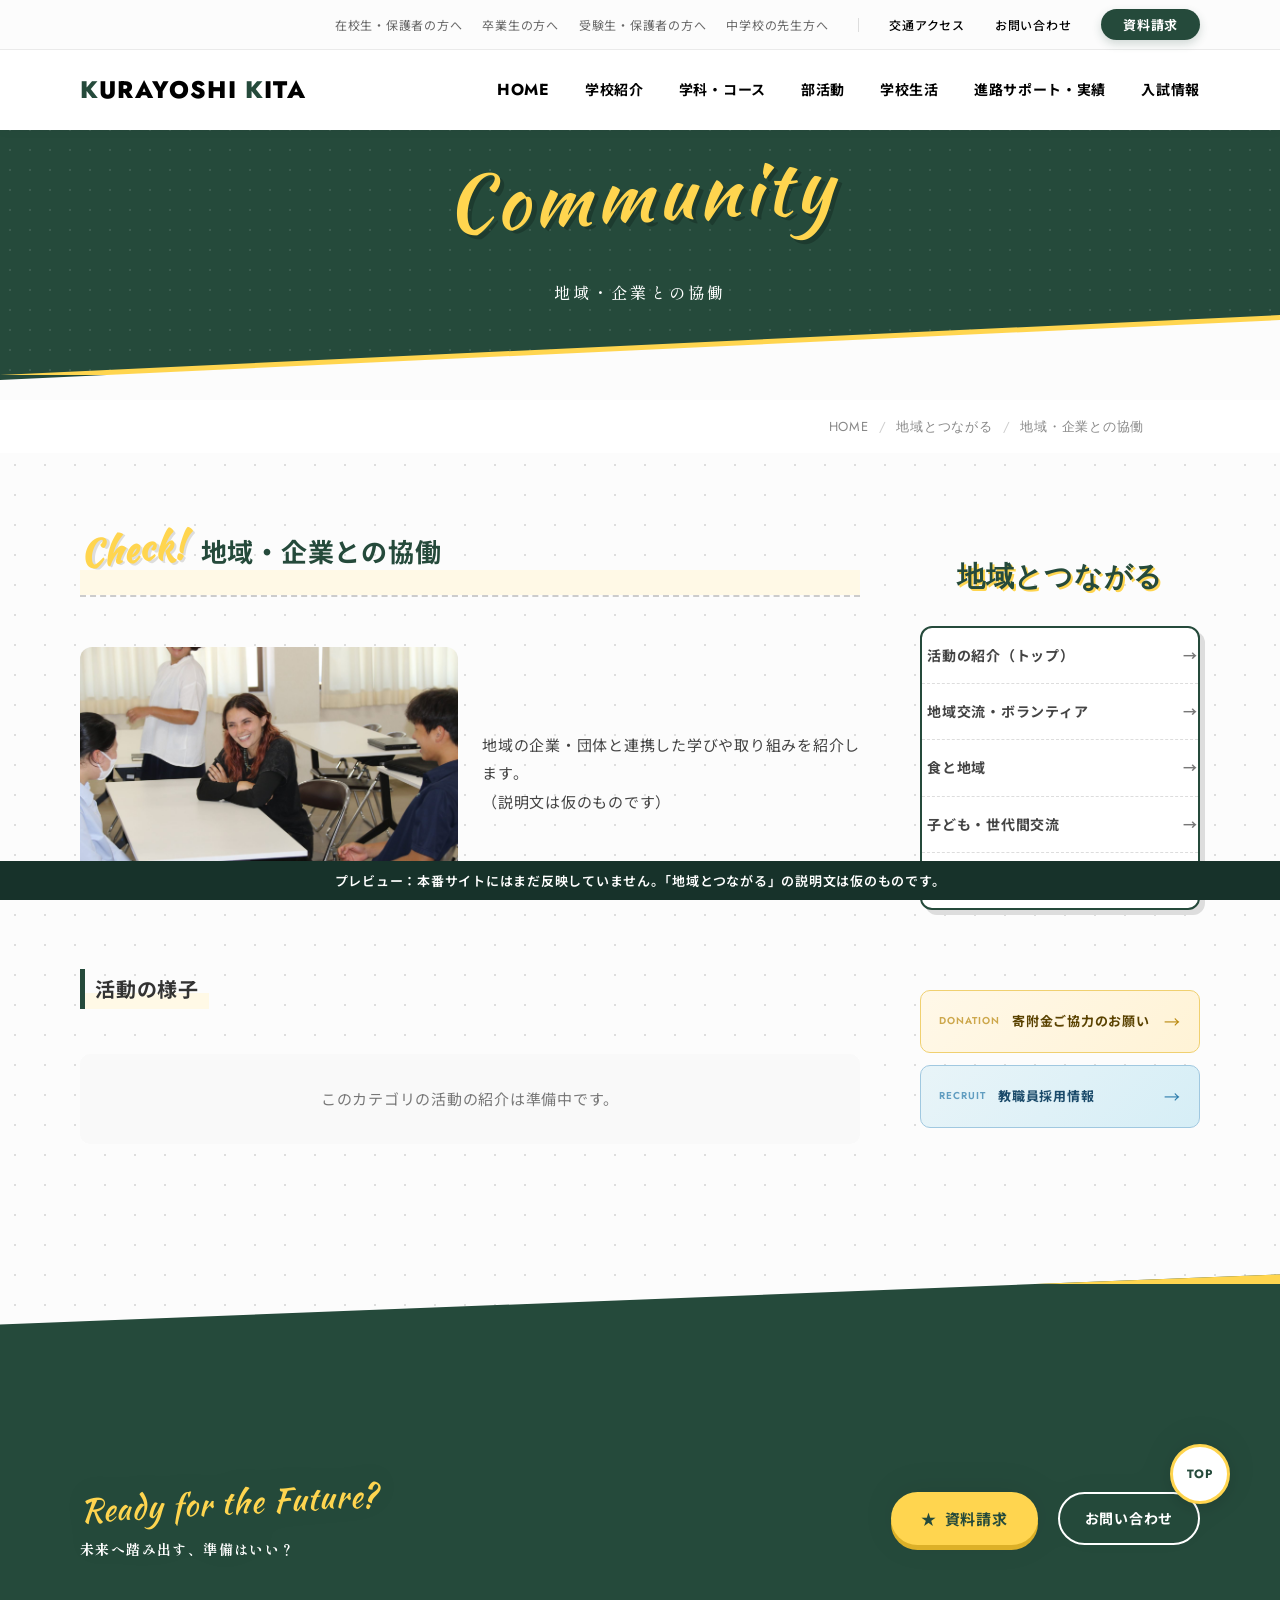
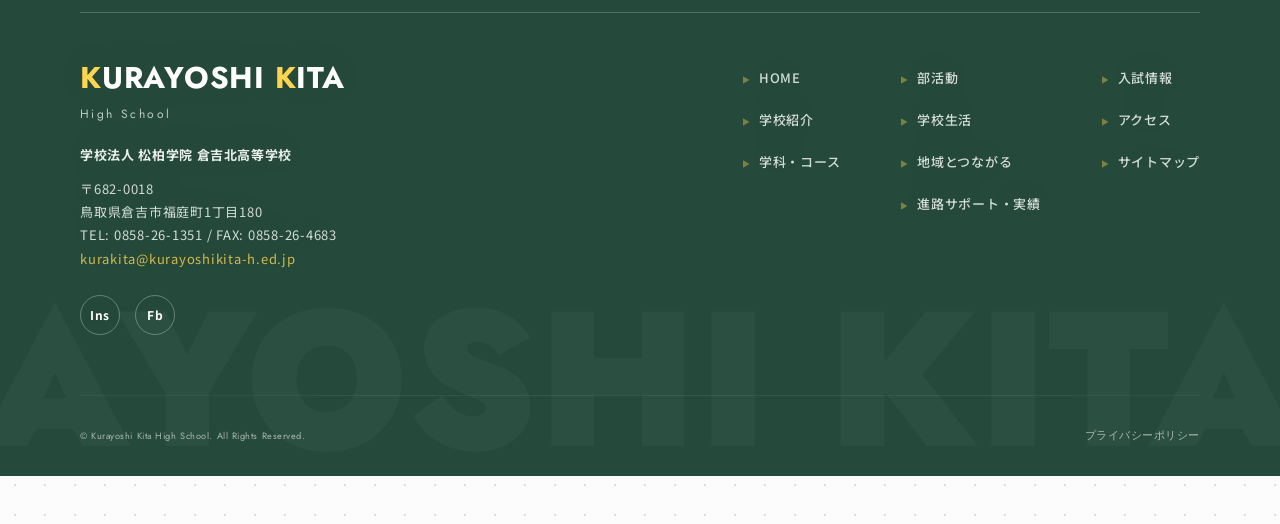
<file: community/community-collaboration.html>
<!DOCTYPE html>
<html lang="ja">

<head><meta name="robots" content="noindex,nofollow">
    <meta charset="UTF-8">
    <meta name="viewport" content="width=device-width, initial-scale=1.0">
    <title>地域・企業との協働 – 倉吉北高等学校（プレビュー）</title>

<link rel="preconnect" href="https://fonts.googleapis.com">
<link rel="preconnect" href="https://fonts.gstatic.com" crossorigin>
<link rel='dns-prefetch' href='//cdn.jsdelivr.net' />
<link rel='dns-prefetch' href='//fonts.googleapis.com' />
<style id="wp-img-auto-sizes-contain-inline-css">
img:is([sizes=auto i],[sizes^="auto," i]){contain-intrinsic-size:3000px 1500px}
/*# sourceURL=wp-img-auto-sizes-contain-inline-css */
</style>
<style id="wp-emoji-styles-inline-css">

	img.wp-smiley, img.emoji {
		display: inline !important;
		border: none !important;
		box-shadow: none !important;
		height: 1em !important;
		width: 1em !important;
		margin: 0 0.07em !important;
		vertical-align: -0.1em !important;
		background: none !important;
		padding: 0 !important;
	}
/*# sourceURL=wp-emoji-styles-inline-css */
</style>
<style id="wp-block-library-inline-css">
:root{--wp-block-synced-color:#7a00df;--wp-block-synced-color--rgb:122,0,223;--wp-bound-block-color:var(--wp-block-synced-color);--wp-editor-canvas-background:#ddd;--wp-admin-theme-color:#007cba;--wp-admin-theme-color--rgb:0,124,186;--wp-admin-theme-color-darker-10:#006ba1;--wp-admin-theme-color-darker-10--rgb:0,107,160.5;--wp-admin-theme-color-darker-20:#005a87;--wp-admin-theme-color-darker-20--rgb:0,90,135;--wp-admin-border-width-focus:2px}@media (min-resolution:192dpi){:root{--wp-admin-border-width-focus:1.5px}}.wp-element-button{cursor:pointer}:root .has-very-light-gray-background-color{background-color:#eee}:root .has-very-dark-gray-background-color{background-color:#313131}:root .has-very-light-gray-color{color:#eee}:root .has-very-dark-gray-color{color:#313131}:root .has-vivid-green-cyan-to-vivid-cyan-blue-gradient-background{background:linear-gradient(135deg,#00d084,#0693e3)}:root .has-purple-crush-gradient-background{background:linear-gradient(135deg,#34e2e4,#4721fb 50%,#ab1dfe)}:root .has-hazy-dawn-gradient-background{background:linear-gradient(135deg,#faaca8,#dad0ec)}:root .has-subdued-olive-gradient-background{background:linear-gradient(135deg,#fafae1,#67a671)}:root .has-atomic-cream-gradient-background{background:linear-gradient(135deg,#fdd79a,#004a59)}:root .has-nightshade-gradient-background{background:linear-gradient(135deg,#330968,#31cdcf)}:root .has-midnight-gradient-background{background:linear-gradient(135deg,#020381,#2874fc)}:root{--wp--preset--font-size--normal:16px;--wp--preset--font-size--huge:42px}.has-regular-font-size{font-size:1em}.has-larger-font-size{font-size:2.625em}.has-normal-font-size{font-size:var(--wp--preset--font-size--normal)}.has-huge-font-size{font-size:var(--wp--preset--font-size--huge)}:root .has-text-align-center{text-align:center}:root .has-text-align-left{text-align:left}:root .has-text-align-right{text-align:right}.has-fit-text{white-space:nowrap!important}#end-resizable-editor-section{display:none}.aligncenter{clear:both}.items-justified-left{justify-content:flex-start}.items-justified-center{justify-content:center}.items-justified-right{justify-content:flex-end}.items-justified-space-between{justify-content:space-between}.screen-reader-text{word-wrap:normal!important;border:0;clip-path:inset(50%);height:1px;margin:-1px;overflow:hidden;padding:0;position:absolute;width:1px;word-break:normal!important}.screen-reader-text:focus{background-color:#ddd;clip-path:none;color:#444;display:block;font-size:1em;height:auto;left:5px;line-height:normal;padding:15px 23px 14px;text-decoration:none;top:5px;width:auto;z-index:100000}html :where(.has-border-color){border-style:solid}html :where([style^=border-color],[style*=";border-color"],[style*="; border-color"]){border-style:solid}html :where([style^=border-top-color],[style*=";border-top-color"],[style*="; border-top-color"]){border-top-style:solid}html :where([style^=border-right-color],[style*=";border-right-color"],[style*="; border-right-color"]){border-right-style:solid}html :where([style^=border-bottom-color],[style*=";border-bottom-color"],[style*="; border-bottom-color"]){border-bottom-style:solid}html :where([style^=border-left-color],[style*=";border-left-color"],[style*="; border-left-color"]){border-left-style:solid}html :where([style^=border-width],[style*=";border-width"],[style*="; border-width"]){border-style:solid}html :where([style^=border-top-width],[style*=";border-top-width"],[style*="; border-top-width"]){border-top-style:solid}html :where([style^=border-right-width],[style*=";border-right-width"],[style*="; border-right-width"]){border-right-style:solid}html :where([style^=border-bottom-width],[style*=";border-bottom-width"],[style*="; border-bottom-width"]){border-bottom-style:solid}html :where([style^=border-left-width],[style*=";border-left-width"],[style*="; border-left-width"]){border-left-style:solid}html :where(img[class*=wp-image-]){height:auto;max-width:100%}:where(figure){margin:0 0 1em}html :where(.is-position-sticky){--wp-admin--admin-bar--position-offset:var(--wp-admin--admin-bar--height,0px)}@media screen and (max-width:600px){html :where(.is-position-sticky){--wp-admin--admin-bar--position-offset:0px}}

/*# sourceURL=/wp-includes/css/dist/block-library/common.min.css */
</style>
<style id="classic-theme-styles-inline-css">
/*! This file is auto-generated */
.wp-block-button__link{color:#fff;background-color:#32373c;border-radius:9999px;box-shadow:none;text-decoration:none;padding:calc(.667em + 2px) calc(1.333em + 2px);font-size:1.125em}.wp-block-file__button{background:#32373c;color:#fff;text-decoration:none}
/*# sourceURL=/wp-includes/css/classic-themes.min.css */
</style>

<style id="global-styles-inline-css">
:root{--wp--preset--aspect-ratio--square: 1;--wp--preset--aspect-ratio--4-3: 4/3;--wp--preset--aspect-ratio--3-4: 3/4;--wp--preset--aspect-ratio--3-2: 3/2;--wp--preset--aspect-ratio--2-3: 2/3;--wp--preset--aspect-ratio--16-9: 16/9;--wp--preset--aspect-ratio--9-16: 9/16;--wp--preset--color--black: #000000;--wp--preset--color--cyan-bluish-gray: #abb8c3;--wp--preset--color--white: #ffffff;--wp--preset--color--pale-pink: #f78da7;--wp--preset--color--vivid-red: #cf2e2e;--wp--preset--color--luminous-vivid-orange: #ff6900;--wp--preset--color--luminous-vivid-amber: #fcb900;--wp--preset--color--light-green-cyan: #7bdcb5;--wp--preset--color--vivid-green-cyan: #00d084;--wp--preset--color--pale-cyan-blue: #8ed1fc;--wp--preset--color--vivid-cyan-blue: #0693e3;--wp--preset--color--vivid-purple: #9b51e0;--wp--preset--gradient--vivid-cyan-blue-to-vivid-purple: linear-gradient(135deg,rgb(6,147,227) 0%,rgb(155,81,224) 100%);--wp--preset--gradient--light-green-cyan-to-vivid-green-cyan: linear-gradient(135deg,rgb(122,220,180) 0%,rgb(0,208,130) 100%);--wp--preset--gradient--luminous-vivid-amber-to-luminous-vivid-orange: linear-gradient(135deg,rgb(252,185,0) 0%,rgb(255,105,0) 100%);--wp--preset--gradient--luminous-vivid-orange-to-vivid-red: linear-gradient(135deg,rgb(255,105,0) 0%,rgb(207,46,46) 100%);--wp--preset--gradient--very-light-gray-to-cyan-bluish-gray: linear-gradient(135deg,rgb(238,238,238) 0%,rgb(169,184,195) 100%);--wp--preset--gradient--cool-to-warm-spectrum: linear-gradient(135deg,rgb(74,234,220) 0%,rgb(151,120,209) 20%,rgb(207,42,186) 40%,rgb(238,44,130) 60%,rgb(251,105,98) 80%,rgb(254,248,76) 100%);--wp--preset--gradient--blush-light-purple: linear-gradient(135deg,rgb(255,206,236) 0%,rgb(152,150,240) 100%);--wp--preset--gradient--blush-bordeaux: linear-gradient(135deg,rgb(254,205,165) 0%,rgb(254,45,45) 50%,rgb(107,0,62) 100%);--wp--preset--gradient--luminous-dusk: linear-gradient(135deg,rgb(255,203,112) 0%,rgb(199,81,192) 50%,rgb(65,88,208) 100%);--wp--preset--gradient--pale-ocean: linear-gradient(135deg,rgb(255,245,203) 0%,rgb(182,227,212) 50%,rgb(51,167,181) 100%);--wp--preset--gradient--electric-grass: linear-gradient(135deg,rgb(202,248,128) 0%,rgb(113,206,126) 100%);--wp--preset--gradient--midnight: linear-gradient(135deg,rgb(2,3,129) 0%,rgb(40,116,252) 100%);--wp--preset--font-size--small: 13px;--wp--preset--font-size--medium: 20px;--wp--preset--font-size--large: 36px;--wp--preset--font-size--x-large: 42px;--wp--preset--spacing--20: 0.44rem;--wp--preset--spacing--30: 0.67rem;--wp--preset--spacing--40: 1rem;--wp--preset--spacing--50: 1.5rem;--wp--preset--spacing--60: 2.25rem;--wp--preset--spacing--70: 3.38rem;--wp--preset--spacing--80: 5.06rem;--wp--preset--shadow--natural: 6px 6px 9px rgba(0, 0, 0, 0.2);--wp--preset--shadow--deep: 12px 12px 50px rgba(0, 0, 0, 0.4);--wp--preset--shadow--sharp: 6px 6px 0px rgba(0, 0, 0, 0.2);--wp--preset--shadow--outlined: 6px 6px 0px -3px rgb(255, 255, 255), 6px 6px rgb(0, 0, 0);--wp--preset--shadow--crisp: 6px 6px 0px rgb(0, 0, 0);}.wp-block-button{--wp--preset--dimension--25: 25%;--wp--preset--dimension--50: 50%;--wp--preset--dimension--75: 75%;--wp--preset--dimension--100: 100%;}:where(body) { margin: 0; }:where(.is-layout-flex){gap: 0.5em;}:where(.is-layout-grid){gap: 0.5em;}body .is-layout-flex{display: flex;}.is-layout-flex{flex-wrap: wrap;align-items: center;}.is-layout-flex > :is(*, div){margin: 0;}body .is-layout-grid{display: grid;}.is-layout-grid > :is(*, div){margin: 0;}body{padding-top: 0px;padding-right: 0px;padding-bottom: 0px;padding-left: 0px;}:root :where(.wp-element-button, .wp-block-button__link){background-color: #32373c;border-width: 0;color: #fff;font-family: inherit;font-size: inherit;font-style: inherit;font-weight: inherit;letter-spacing: inherit;line-height: inherit;padding-top: calc(0.667em + 2px);padding-right: calc(1.333em + 2px);padding-bottom: calc(0.667em + 2px);padding-left: calc(1.333em + 2px);text-decoration: none;text-transform: inherit;}.has-black-color{color: var(--wp--preset--color--black) !important;}.has-cyan-bluish-gray-color{color: var(--wp--preset--color--cyan-bluish-gray) !important;}.has-white-color{color: var(--wp--preset--color--white) !important;}.has-pale-pink-color{color: var(--wp--preset--color--pale-pink) !important;}.has-vivid-red-color{color: var(--wp--preset--color--vivid-red) !important;}.has-luminous-vivid-orange-color{color: var(--wp--preset--color--luminous-vivid-orange) !important;}.has-luminous-vivid-amber-color{color: var(--wp--preset--color--luminous-vivid-amber) !important;}.has-light-green-cyan-color{color: var(--wp--preset--color--light-green-cyan) !important;}.has-vivid-green-cyan-color{color: var(--wp--preset--color--vivid-green-cyan) !important;}.has-pale-cyan-blue-color{color: var(--wp--preset--color--pale-cyan-blue) !important;}.has-vivid-cyan-blue-color{color: var(--wp--preset--color--vivid-cyan-blue) !important;}.has-vivid-purple-color{color: var(--wp--preset--color--vivid-purple) !important;}.has-black-background-color{background-color: var(--wp--preset--color--black) !important;}.has-cyan-bluish-gray-background-color{background-color: var(--wp--preset--color--cyan-bluish-gray) !important;}.has-white-background-color{background-color: var(--wp--preset--color--white) !important;}.has-pale-pink-background-color{background-color: var(--wp--preset--color--pale-pink) !important;}.has-vivid-red-background-color{background-color: var(--wp--preset--color--vivid-red) !important;}.has-luminous-vivid-orange-background-color{background-color: var(--wp--preset--color--luminous-vivid-orange) !important;}.has-luminous-vivid-amber-background-color{background-color: var(--wp--preset--color--luminous-vivid-amber) !important;}.has-light-green-cyan-background-color{background-color: var(--wp--preset--color--light-green-cyan) !important;}.has-vivid-green-cyan-background-color{background-color: var(--wp--preset--color--vivid-green-cyan) !important;}.has-pale-cyan-blue-background-color{background-color: var(--wp--preset--color--pale-cyan-blue) !important;}.has-vivid-cyan-blue-background-color{background-color: var(--wp--preset--color--vivid-cyan-blue) !important;}.has-vivid-purple-background-color{background-color: var(--wp--preset--color--vivid-purple) !important;}.has-black-border-color{border-color: var(--wp--preset--color--black) !important;}.has-cyan-bluish-gray-border-color{border-color: var(--wp--preset--color--cyan-bluish-gray) !important;}.has-white-border-color{border-color: var(--wp--preset--color--white) !important;}.has-pale-pink-border-color{border-color: var(--wp--preset--color--pale-pink) !important;}.has-vivid-red-border-color{border-color: var(--wp--preset--color--vivid-red) !important;}.has-luminous-vivid-orange-border-color{border-color: var(--wp--preset--color--luminous-vivid-orange) !important;}.has-luminous-vivid-amber-border-color{border-color: var(--wp--preset--color--luminous-vivid-amber) !important;}.has-light-green-cyan-border-color{border-color: var(--wp--preset--color--light-green-cyan) !important;}.has-vivid-green-cyan-border-color{border-color: var(--wp--preset--color--vivid-green-cyan) !important;}.has-pale-cyan-blue-border-color{border-color: var(--wp--preset--color--pale-cyan-blue) !important;}.has-vivid-cyan-blue-border-color{border-color: var(--wp--preset--color--vivid-cyan-blue) !important;}.has-vivid-purple-border-color{border-color: var(--wp--preset--color--vivid-purple) !important;}.has-vivid-cyan-blue-to-vivid-purple-gradient-background{background: var(--wp--preset--gradient--vivid-cyan-blue-to-vivid-purple) !important;}.has-light-green-cyan-to-vivid-green-cyan-gradient-background{background: var(--wp--preset--gradient--light-green-cyan-to-vivid-green-cyan) !important;}.has-luminous-vivid-amber-to-luminous-vivid-orange-gradient-background{background: var(--wp--preset--gradient--luminous-vivid-amber-to-luminous-vivid-orange) !important;}.has-luminous-vivid-orange-to-vivid-red-gradient-background{background: var(--wp--preset--gradient--luminous-vivid-orange-to-vivid-red) !important;}.has-very-light-gray-to-cyan-bluish-gray-gradient-background{background: var(--wp--preset--gradient--very-light-gray-to-cyan-bluish-gray) !important;}.has-cool-to-warm-spectrum-gradient-background{background: var(--wp--preset--gradient--cool-to-warm-spectrum) !important;}.has-blush-light-purple-gradient-background{background: var(--wp--preset--gradient--blush-light-purple) !important;}.has-blush-bordeaux-gradient-background{background: var(--wp--preset--gradient--blush-bordeaux) !important;}.has-luminous-dusk-gradient-background{background: var(--wp--preset--gradient--luminous-dusk) !important;}.has-pale-ocean-gradient-background{background: var(--wp--preset--gradient--pale-ocean) !important;}.has-electric-grass-gradient-background{background: var(--wp--preset--gradient--electric-grass) !important;}.has-midnight-gradient-background{background: var(--wp--preset--gradient--midnight) !important;}.has-small-font-size{font-size: var(--wp--preset--font-size--small) !important;}.has-medium-font-size{font-size: var(--wp--preset--font-size--medium) !important;}.has-large-font-size{font-size: var(--wp--preset--font-size--large) !important;}.has-x-large-font-size{font-size: var(--wp--preset--font-size--x-large) !important;}
/*# sourceURL=global-styles-inline-css */
</style>

<link rel='stylesheet' id='google-fonts-css' href='https://fonts.googleapis.com/css2?family=Jost:wght@400;500;700&#038;family=Kaushan+Script&#038;family=Shippori+Mincho:wght@400;500;600&#038;family=Noto+Sans+JP:wght@400;500;700&#038;display=swap' media='all' />
<style data-src="swiper-bundle.min.css">
/**
 * Swiper 11.1.15
 * Most modern mobile touch slider and framework with hardware accelerated transitions
 * https://swiperjs.com
 *
 * Copyright 2014-2024 Vladimir Kharlampidi
 *
 * Released under the MIT License
 *
 * Released on: November 18, 2024
 */

@font-face{font-family:swiper-icons;src:url('data:application/font-woff;charset=utf-8;base64, [base64]//wADZ2x5ZgAAAywAAADMAAAD2MHtryVoZWFkAAABbAAAADAAAAA2E2+eoWhoZWEAAAGcAAAAHwAAACQC9gDzaG10eAAAAigAAAAZAAAArgJkABFsb2NhAAAC0AAAAFoAAABaFQAUGG1heHAAAAG8AAAAHwAAACAAcABAbmFtZQAAA/gAAAE5AAACXvFdBwlwb3N0AAAFNAAAAGIAAACE5s74hXjaY2BkYGAAYpf5Hu/j+W2+MnAzMYDAzaX6QjD6/4//Bxj5GA8AuRwMYGkAPywL13jaY2BkYGA88P8Agx4j+/8fQDYfA1AEBWgDAIB2BOoAeNpjYGRgYNBh4GdgYgABEMnIABJzYNADCQAACWgAsQB42mNgYfzCOIGBlYGB0YcxjYGBwR1Kf2WQZGhhYGBiYGVmgAFGBiQQkOaawtDAoMBQxXjg/wEGPcYDDA4wNUA2CCgwsAAAO4EL6gAAeNpj2M0gyAACqxgGNWBkZ2D4/wMA+xkDdgAAAHjaY2BgYGaAYBkGRgYQiAHyGMF8FgYHIM3DwMHABGQrMOgyWDLEM1T9/w8UBfEMgLzE////P/5//f/V/xv+r4eaAAeMbAxwIUYmIMHEgKYAYjUcsDAwsLKxc3BycfPw8jEQA/[base64]/uznmfPFBNODM2K7MTQ45YEAZqGP81AmGGcF3iPqOop0r1SPTaTbVkfUe4HXj97wYE+yNwWYxwWu4v1ugWHgo3S1XdZEVqWM7ET0cfnLGxWfkgR42o2PvWrDMBSFj/IHLaF0zKjRgdiVMwScNRAoWUoH78Y2icB/yIY09An6AH2Bdu/UB+yxopYshQiEvnvu0dURgDt8QeC8PDw7Fpji3fEA4z/PEJ6YOB5hKh4dj3EvXhxPqH/SKUY3rJ7srZ4FZnh1PMAtPhwP6fl2PMJMPDgeQ4rY8YT6Gzao0eAEA409DuggmTnFnOcSCiEiLMgxCiTI6Cq5DZUd3Qmp10vO0LaLTd2cjN4fOumlc7lUYbSQcZFkutRG7g6JKZKy0RmdLY680CDnEJ+UMkpFFe1RN7nxdVpXrC4aTtnaurOnYercZg2YVmLN/d/gczfEimrE/fs/bOuq29Zmn8tloORaXgZgGa78yO9/cnXm2BpaGvq25Dv9S4E9+5SIc9PqupJKhYFSSl47+Qcr1mYNAAAAeNptw0cKwkAAAMDZJA8Q7OUJvkLsPfZ6zFVERPy8qHh2YER+3i/BP83vIBLLySsoKimrqKqpa2hp6+jq6RsYGhmbmJqZSy0sraxtbO3sHRydnEMU4uR6yx7JJXveP7WrDycAAAAAAAH//wACeNpjYGRgYOABYhkgZgJCZgZNBkYGLQZtIJsFLMYAAAw3ALgAeNolizEKgDAQBCchRbC2sFER0YD6qVQiBCv/H9ezGI6Z5XBAw8CBK/m5iQQVauVbXLnOrMZv2oLdKFa8Pjuru2hJzGabmOSLzNMzvutpB3N42mNgZGBg4GKQYzBhYMxJLMlj4GBgAYow/P/PAJJhLM6sSoWKfWCAAwDAjgbRAAB42mNgYGBkAIIbCZo5IPrmUn0hGA0AO8EFTQAA');font-weight:400;font-style:normal}:root{--swiper-theme-color:#007aff}:host{position:relative;display:block;margin-left:auto;margin-right:auto;z-index:1}.swiper{margin-left:auto;margin-right:auto;position:relative;overflow:hidden;list-style:none;padding:0;z-index:1;display:block}.swiper-vertical>.swiper-wrapper{flex-direction:column}.swiper-wrapper{position:relative;width:100%;height:100%;z-index:1;display:flex;transition-property:transform;transition-timing-function:var(--swiper-wrapper-transition-timing-function,initial);box-sizing:content-box}.swiper-android .swiper-slide,.swiper-ios .swiper-slide,.swiper-wrapper{transform:translate3d(0px,0,0)}.swiper-horizontal{touch-action:pan-y}.swiper-vertical{touch-action:pan-x}.swiper-slide{flex-shrink:0;width:100%;height:100%;position:relative;transition-property:transform;display:block}.swiper-slide-invisible-blank{visibility:hidden}.swiper-autoheight,.swiper-autoheight .swiper-slide{height:auto}.swiper-autoheight .swiper-wrapper{align-items:flex-start;transition-property:transform,height}.swiper-backface-hidden .swiper-slide{transform:translateZ(0);-webkit-backface-visibility:hidden;backface-visibility:hidden}.swiper-3d.swiper-css-mode .swiper-wrapper{perspective:1200px}.swiper-3d .swiper-wrapper{transform-style:preserve-3d}.swiper-3d{perspective:1200px}.swiper-3d .swiper-cube-shadow,.swiper-3d .swiper-slide{transform-style:preserve-3d}.swiper-css-mode>.swiper-wrapper{overflow:auto;scrollbar-width:none;-ms-overflow-style:none}.swiper-css-mode>.swiper-wrapper::-webkit-scrollbar{display:none}.swiper-css-mode>.swiper-wrapper>.swiper-slide{scroll-snap-align:start start}.swiper-css-mode.swiper-horizontal>.swiper-wrapper{scroll-snap-type:x mandatory}.swiper-css-mode.swiper-vertical>.swiper-wrapper{scroll-snap-type:y mandatory}.swiper-css-mode.swiper-free-mode>.swiper-wrapper{scroll-snap-type:none}.swiper-css-mode.swiper-free-mode>.swiper-wrapper>.swiper-slide{scroll-snap-align:none}.swiper-css-mode.swiper-centered>.swiper-wrapper::before{content:'';flex-shrink:0;order:9999}.swiper-css-mode.swiper-centered>.swiper-wrapper>.swiper-slide{scroll-snap-align:center center;scroll-snap-stop:always}.swiper-css-mode.swiper-centered.swiper-horizontal>.swiper-wrapper>.swiper-slide:first-child{margin-inline-start:var(--swiper-centered-offset-before)}.swiper-css-mode.swiper-centered.swiper-horizontal>.swiper-wrapper::before{height:100%;min-height:1px;width:var(--swiper-centered-offset-after)}.swiper-css-mode.swiper-centered.swiper-vertical>.swiper-wrapper>.swiper-slide:first-child{margin-block-start:var(--swiper-centered-offset-before)}.swiper-css-mode.swiper-centered.swiper-vertical>.swiper-wrapper::before{width:100%;min-width:1px;height:var(--swiper-centered-offset-after)}.swiper-3d .swiper-slide-shadow,.swiper-3d .swiper-slide-shadow-bottom,.swiper-3d .swiper-slide-shadow-left,.swiper-3d .swiper-slide-shadow-right,.swiper-3d .swiper-slide-shadow-top{position:absolute;left:0;top:0;width:100%;height:100%;pointer-events:none;z-index:10}.swiper-3d .swiper-slide-shadow{background:rgba(0,0,0,.15)}.swiper-3d .swiper-slide-shadow-left{background-image:linear-gradient(to left,rgba(0,0,0,.5),rgba(0,0,0,0))}.swiper-3d .swiper-slide-shadow-right{background-image:linear-gradient(to right,rgba(0,0,0,.5),rgba(0,0,0,0))}.swiper-3d .swiper-slide-shadow-top{background-image:linear-gradient(to top,rgba(0,0,0,.5),rgba(0,0,0,0))}.swiper-3d .swiper-slide-shadow-bottom{background-image:linear-gradient(to bottom,rgba(0,0,0,.5),rgba(0,0,0,0))}.swiper-lazy-preloader{width:42px;height:42px;position:absolute;left:50%;top:50%;margin-left:-21px;margin-top:-21px;z-index:10;transform-origin:50%;box-sizing:border-box;border:4px solid var(--swiper-preloader-color,var(--swiper-theme-color));border-radius:50%;border-top-color:transparent}.swiper-watch-progress .swiper-slide-visible .swiper-lazy-preloader,.swiper:not(.swiper-watch-progress) .swiper-lazy-preloader{animation:swiper-preloader-spin 1s infinite linear}.swiper-lazy-preloader-white{--swiper-preloader-color:#fff}.swiper-lazy-preloader-black{--swiper-preloader-color:#000}@keyframes swiper-preloader-spin{0%{transform:rotate(0deg)}100%{transform:rotate(360deg)}}.swiper-virtual .swiper-slide{-webkit-backface-visibility:hidden;transform:translateZ(0)}.swiper-virtual.swiper-css-mode .swiper-wrapper::after{content:'';position:absolute;left:0;top:0;pointer-events:none}.swiper-virtual.swiper-css-mode.swiper-horizontal .swiper-wrapper::after{height:1px;width:var(--swiper-virtual-size)}.swiper-virtual.swiper-css-mode.swiper-vertical .swiper-wrapper::after{width:1px;height:var(--swiper-virtual-size)}:root{--swiper-navigation-size:44px}.swiper-button-next,.swiper-button-prev{position:absolute;top:var(--swiper-navigation-top-offset,50%);width:calc(var(--swiper-navigation-size)/ 44 * 27);height:var(--swiper-navigation-size);margin-top:calc(0px - (var(--swiper-navigation-size)/ 2));z-index:10;cursor:pointer;display:flex;align-items:center;justify-content:center;color:var(--swiper-navigation-color,var(--swiper-theme-color))}.swiper-button-next.swiper-button-disabled,.swiper-button-prev.swiper-button-disabled{opacity:.35;cursor:auto;pointer-events:none}.swiper-button-next.swiper-button-hidden,.swiper-button-prev.swiper-button-hidden{opacity:0;cursor:auto;pointer-events:none}.swiper-navigation-disabled .swiper-button-next,.swiper-navigation-disabled .swiper-button-prev{display:none!important}.swiper-button-next svg,.swiper-button-prev svg{width:100%;height:100%;object-fit:contain;transform-origin:center}.swiper-rtl .swiper-button-next svg,.swiper-rtl .swiper-button-prev svg{transform:rotate(180deg)}.swiper-button-prev,.swiper-rtl .swiper-button-next{left:var(--swiper-navigation-sides-offset,10px);right:auto}.swiper-button-next,.swiper-rtl .swiper-button-prev{right:var(--swiper-navigation-sides-offset,10px);left:auto}.swiper-button-lock{display:none}.swiper-button-next:after,.swiper-button-prev:after{font-family:swiper-icons;font-size:var(--swiper-navigation-size);text-transform:none!important;letter-spacing:0;font-variant:initial;line-height:1}.swiper-button-prev:after,.swiper-rtl .swiper-button-next:after{content:'prev'}.swiper-button-next,.swiper-rtl .swiper-button-prev{right:var(--swiper-navigation-sides-offset,10px);left:auto}.swiper-button-next:after,.swiper-rtl .swiper-button-prev:after{content:'next'}.swiper-pagination{position:absolute;text-align:center;transition:.3s opacity;transform:translate3d(0,0,0);z-index:10}.swiper-pagination.swiper-pagination-hidden{opacity:0}.swiper-pagination-disabled>.swiper-pagination,.swiper-pagination.swiper-pagination-disabled{display:none!important}.swiper-horizontal>.swiper-pagination-bullets,.swiper-pagination-bullets.swiper-pagination-horizontal,.swiper-pagination-custom,.swiper-pagination-fraction{bottom:var(--swiper-pagination-bottom,8px);top:var(--swiper-pagination-top,auto);left:0;width:100%}.swiper-pagination-bullets-dynamic{overflow:hidden;font-size:0}.swiper-pagination-bullets-dynamic .swiper-pagination-bullet{transform:scale(.33);position:relative}.swiper-pagination-bullets-dynamic .swiper-pagination-bullet-active{transform:scale(1)}.swiper-pagination-bullets-dynamic .swiper-pagination-bullet-active-main{transform:scale(1)}.swiper-pagination-bullets-dynamic .swiper-pagination-bullet-active-prev{transform:scale(.66)}.swiper-pagination-bullets-dynamic .swiper-pagination-bullet-active-prev-prev{transform:scale(.33)}.swiper-pagination-bullets-dynamic .swiper-pagination-bullet-active-next{transform:scale(.66)}.swiper-pagination-bullets-dynamic .swiper-pagination-bullet-active-next-next{transform:scale(.33)}.swiper-pagination-bullet{width:var(--swiper-pagination-bullet-width,var(--swiper-pagination-bullet-size,8px));height:var(--swiper-pagination-bullet-height,var(--swiper-pagination-bullet-size,8px));display:inline-block;border-radius:var(--swiper-pagination-bullet-border-radius,50%);background:var(--swiper-pagination-bullet-inactive-color,#000);opacity:var(--swiper-pagination-bullet-inactive-opacity, .2)}button.swiper-pagination-bullet{border:none;margin:0;padding:0;box-shadow:none;-webkit-appearance:none;appearance:none}.swiper-pagination-clickable .swiper-pagination-bullet{cursor:pointer}.swiper-pagination-bullet:only-child{display:none!important}.swiper-pagination-bullet-active{opacity:var(--swiper-pagination-bullet-opacity, 1);background:var(--swiper-pagination-color,var(--swiper-theme-color))}.swiper-pagination-vertical.swiper-pagination-bullets,.swiper-vertical>.swiper-pagination-bullets{right:var(--swiper-pagination-right,8px);left:var(--swiper-pagination-left,auto);top:50%;transform:translate3d(0px,-50%,0)}.swiper-pagination-vertical.swiper-pagination-bullets .swiper-pagination-bullet,.swiper-vertical>.swiper-pagination-bullets .swiper-pagination-bullet{margin:var(--swiper-pagination-bullet-vertical-gap,6px) 0;display:block}.swiper-pagination-vertical.swiper-pagination-bullets.swiper-pagination-bullets-dynamic,.swiper-vertical>.swiper-pagination-bullets.swiper-pagination-bullets-dynamic{top:50%;transform:translateY(-50%);width:8px}.swiper-pagination-vertical.swiper-pagination-bullets.swiper-pagination-bullets-dynamic .swiper-pagination-bullet,.swiper-vertical>.swiper-pagination-bullets.swiper-pagination-bullets-dynamic .swiper-pagination-bullet{display:inline-block;transition:.2s transform,.2s top}.swiper-horizontal>.swiper-pagination-bullets .swiper-pagination-bullet,.swiper-pagination-horizontal.swiper-pagination-bullets .swiper-pagination-bullet{margin:0 var(--swiper-pagination-bullet-horizontal-gap,4px)}.swiper-horizontal>.swiper-pagination-bullets.swiper-pagination-bullets-dynamic,.swiper-pagination-horizontal.swiper-pagination-bullets.swiper-pagination-bullets-dynamic{left:50%;transform:translateX(-50%);white-space:nowrap}.swiper-horizontal>.swiper-pagination-bullets.swiper-pagination-bullets-dynamic .swiper-pagination-bullet,.swiper-pagination-horizontal.swiper-pagination-bullets.swiper-pagination-bullets-dynamic .swiper-pagination-bullet{transition:.2s transform,.2s left}.swiper-horizontal.swiper-rtl>.swiper-pagination-bullets-dynamic .swiper-pagination-bullet{transition:.2s transform,.2s right}.swiper-pagination-fraction{color:var(--swiper-pagination-fraction-color,inherit)}.swiper-pagination-progressbar{background:var(--swiper-pagination-progressbar-bg-color,rgba(0,0,0,.25));position:absolute}.swiper-pagination-progressbar .swiper-pagination-progressbar-fill{background:var(--swiper-pagination-color,var(--swiper-theme-color));position:absolute;left:0;top:0;width:100%;height:100%;transform:scale(0);transform-origin:left top}.swiper-rtl .swiper-pagination-progressbar .swiper-pagination-progressbar-fill{transform-origin:right top}.swiper-horizontal>.swiper-pagination-progressbar,.swiper-pagination-progressbar.swiper-pagination-horizontal,.swiper-pagination-progressbar.swiper-pagination-vertical.swiper-pagination-progressbar-opposite,.swiper-vertical>.swiper-pagination-progressbar.swiper-pagination-progressbar-opposite{width:100%;height:var(--swiper-pagination-progressbar-size,4px);left:0;top:0}.swiper-horizontal>.swiper-pagination-progressbar.swiper-pagination-progressbar-opposite,.swiper-pagination-progressbar.swiper-pagination-horizontal.swiper-pagination-progressbar-opposite,.swiper-pagination-progressbar.swiper-pagination-vertical,.swiper-vertical>.swiper-pagination-progressbar{width:var(--swiper-pagination-progressbar-size,4px);height:100%;left:0;top:0}.swiper-pagination-lock{display:none}.swiper-scrollbar{border-radius:var(--swiper-scrollbar-border-radius,10px);position:relative;touch-action:none;background:var(--swiper-scrollbar-bg-color,rgba(0,0,0,.1))}.swiper-scrollbar-disabled>.swiper-scrollbar,.swiper-scrollbar.swiper-scrollbar-disabled{display:none!important}.swiper-horizontal>.swiper-scrollbar,.swiper-scrollbar.swiper-scrollbar-horizontal{position:absolute;left:var(--swiper-scrollbar-sides-offset,1%);bottom:var(--swiper-scrollbar-bottom,4px);top:var(--swiper-scrollbar-top,auto);z-index:50;height:var(--swiper-scrollbar-size,4px);width:calc(100% - 2 * var(--swiper-scrollbar-sides-offset,1%))}.swiper-scrollbar.swiper-scrollbar-vertical,.swiper-vertical>.swiper-scrollbar{position:absolute;left:var(--swiper-scrollbar-left,auto);right:var(--swiper-scrollbar-right,4px);top:var(--swiper-scrollbar-sides-offset,1%);z-index:50;width:var(--swiper-scrollbar-size,4px);height:calc(100% - 2 * var(--swiper-scrollbar-sides-offset,1%))}.swiper-scrollbar-drag{height:100%;width:100%;position:relative;background:var(--swiper-scrollbar-drag-bg-color,rgba(0,0,0,.5));border-radius:var(--swiper-scrollbar-border-radius,10px);left:0;top:0}.swiper-scrollbar-cursor-drag{cursor:move}.swiper-scrollbar-lock{display:none}.swiper-zoom-container{width:100%;height:100%;display:flex;justify-content:center;align-items:center;text-align:center}.swiper-zoom-container>canvas,.swiper-zoom-container>img,.swiper-zoom-container>svg{max-width:100%;max-height:100%;object-fit:contain}.swiper-slide-zoomed{cursor:move;touch-action:none}.swiper .swiper-notification{position:absolute;left:0;top:0;pointer-events:none;opacity:0;z-index:-1000}.swiper-free-mode>.swiper-wrapper{transition-timing-function:ease-out;margin:0 auto}.swiper-grid>.swiper-wrapper{flex-wrap:wrap}.swiper-grid-column>.swiper-wrapper{flex-wrap:wrap;flex-direction:column}.swiper-fade.swiper-free-mode .swiper-slide{transition-timing-function:ease-out}.swiper-fade .swiper-slide{pointer-events:none;transition-property:opacity}.swiper-fade .swiper-slide .swiper-slide{pointer-events:none}.swiper-fade .swiper-slide-active{pointer-events:auto}.swiper-fade .swiper-slide-active .swiper-slide-active{pointer-events:auto}.swiper.swiper-cube{overflow:visible}.swiper-cube .swiper-slide{pointer-events:none;-webkit-backface-visibility:hidden;backface-visibility:hidden;z-index:1;visibility:hidden;transform-origin:0 0;width:100%;height:100%}.swiper-cube .swiper-slide .swiper-slide{pointer-events:none}.swiper-cube.swiper-rtl .swiper-slide{transform-origin:100% 0}.swiper-cube .swiper-slide-active,.swiper-cube .swiper-slide-active .swiper-slide-active{pointer-events:auto}.swiper-cube .swiper-slide-active,.swiper-cube .swiper-slide-next,.swiper-cube .swiper-slide-prev{pointer-events:auto;visibility:visible}.swiper-cube .swiper-cube-shadow{position:absolute;left:0;bottom:0px;width:100%;height:100%;opacity:.6;z-index:0}.swiper-cube .swiper-cube-shadow:before{content:'';background:#000;position:absolute;left:0;top:0;bottom:0;right:0;filter:blur(50px)}.swiper-cube .swiper-slide-next+.swiper-slide{pointer-events:auto;visibility:visible}.swiper-cube .swiper-slide-shadow-cube.swiper-slide-shadow-bottom,.swiper-cube .swiper-slide-shadow-cube.swiper-slide-shadow-left,.swiper-cube .swiper-slide-shadow-cube.swiper-slide-shadow-right,.swiper-cube .swiper-slide-shadow-cube.swiper-slide-shadow-top{z-index:0;-webkit-backface-visibility:hidden;backface-visibility:hidden}.swiper.swiper-flip{overflow:visible}.swiper-flip .swiper-slide{pointer-events:none;-webkit-backface-visibility:hidden;backface-visibility:hidden;z-index:1}.swiper-flip .swiper-slide .swiper-slide{pointer-events:none}.swiper-flip .swiper-slide-active,.swiper-flip .swiper-slide-active .swiper-slide-active{pointer-events:auto}.swiper-flip .swiper-slide-shadow-flip.swiper-slide-shadow-bottom,.swiper-flip .swiper-slide-shadow-flip.swiper-slide-shadow-left,.swiper-flip .swiper-slide-shadow-flip.swiper-slide-shadow-right,.swiper-flip .swiper-slide-shadow-flip.swiper-slide-shadow-top{z-index:0;-webkit-backface-visibility:hidden;backface-visibility:hidden}.swiper-creative .swiper-slide{-webkit-backface-visibility:hidden;backface-visibility:hidden;overflow:hidden;transition-property:transform,opacity,height}.swiper.swiper-cards{overflow:visible}.swiper-cards .swiper-slide{transform-origin:center bottom;-webkit-backface-visibility:hidden;backface-visibility:hidden;overflow:hidden}
</style>
<style data-src="style.css">
/*
Theme Name: Kurayoshi Kita
Theme URI: http://localhost:8888/kurayoshi-kita-site/
Author: Kurayoshi Kita High School
Description: 倉吉北高校 公式サイトテーマ - Lively Atmosphere
Version: 1.0.0
Text Domain: kurayoshi-kita
*/

 /* =========================================
           ROOT & RESET
           ========================================= */
 :root {
     --c-bg: #ffffff;
     --c-text: #2a2a2a;
     --c-gray: #777;
     --c-line: #eaeaea;
     --c-green: #254a3b;
     /* Deep Green (Base) */
     --c-accent: #FFD54F;
     /* Sunny Yellow (Fun Accent) */
     --c-accent-light: #fff9e6;
     --c-line-app: #06c755;

     --font-jp-serif: "Shippori Mincho", serif;
     --font-jp-sans: "Noto Sans JP", sans-serif;
     --font-en: "Jost", sans-serif;
     --font-hand: "Kaushan Script", cursive;
     /* Handwritten Font */

     --w-content: 1200px;
     --easing: cubic-bezier(0.25, 1, 0.5, 1);
 }

 html {
     overflow-x: hidden;
 }

 body {
     font-family: var(--font-jp-sans);
     margin: 0;
     background: var(--c-bg);
     color: var(--c-text);
     font-size: 15px;
     line-height: 1.8;
     letter-spacing: 0.05em;
     -webkit-font-smoothing: antialiased;
     overflow-x: hidden;
 }

 * {
     box-sizing: border-box;
 }

 a {
     text-decoration: none;
     color: inherit;
     transition: all 0.3s;
 }

 ul {
     list-style: none;
     padding: 0;
     margin: 0;
 }

 img {
     width: 100%;
     height: auto;
     display: block;
 }

 button {
     background: none;
     border: none;
     font-family: inherit;
     cursor: pointer;
 }

 /* =========================================
           HEADER
           ========================================= */
 header {
     position: fixed;
     top: 0;
     left: 0;
     width: 100%;
     z-index: 1000;
     background: rgba(255, 255, 255, 0.98);
     box-shadow: 0 2px 10px rgba(0, 0, 0, 0.03);
 }

 .header-upper {
     background: #fcfcfc;
     font-size: 12px;
     color: #666;
     height: 50px;
     display: flex;
     align-items: center;
     border-bottom: 1px solid var(--c-line);
 }

 .upper-inner {
     width: 100%;
     max-width: var(--w-content);
     margin: 0 auto;
     padding: 0 40px;
     display: flex;
     justify-content: flex-end;
     align-items: center;
     gap: 30px;
 }

 .nav-target {
     display: flex;
     align-items: center;
     gap: 20px;
     position: relative;
 }

 .nav-target::after {
     content: '';
     display: block;
     width: 1px;
     height: 14px;
     background: #ddd;
     margin-left: 10px;
 }

 .nav-target li {
     cursor: pointer;
     position: relative;
 }

 .nav-target li::after {
     content: '';
     position: absolute;
     bottom: -2px;
     left: 0;
     width: 0;
     height: 1px;
     background: var(--c-green);
     transition: 0.3s;
 }

 .nav-target li:hover {
     color: var(--c-green);
 }

 .nav-target li:hover::after {
     width: 100%;
 }

 .nav-utility {
     display: flex;
     align-items: center;
     gap: 30px;
     font-weight: 500;
     color: #000;
 }

 .btn-request {
     background: var(--c-green);
     color: #fff;
     padding: 8px 22px;
     border-radius: 50px;
     font-weight: bold;
     font-size: 13px;
     letter-spacing: 0.05em;
     transition: 0.3s;
     display: inline-block;
     line-height: 1.2;
     box-shadow: 0 4px 10px rgba(37, 74, 59, 0.2);
 }

 .btn-request:hover {
     background: var(--c-accent);
     color: var(--c-green);
     /* Yellow on Hover */
     transform: translateY(-2px);
     box-shadow: 0 6px 15px rgba(255, 213, 79, 0.4);
 }

 .header-lower {
     background: #fff;
     height: 80px;
     display: flex;
     align-items: center;
 }

 .lower-inner {
     width: 100%;
     max-width: var(--w-content);
     margin: 0 auto;
     padding: 0 40px;
     display: flex;
     justify-content: space-between;
     align-items: center;
 }

 .logo {
     font-family: var(--font-en);
     font-size: 24px;
     font-weight: 800;
     letter-spacing: 0.05em;
     color: #000;
     margin-right: 40px;
 }

 .logo a {
     color: inherit;
     text-decoration: none;
 }

 .gnav {
     display: flex;
     gap: 35px;
     flex: 1;
     justify-content: flex-end;
 }

 .gnav-item {
     font-size: 14px;
     font-weight: 700;
     color: #000;
     cursor: pointer;
     position: relative;
     padding: 10px 0;
     font-family: var(--font-jp-sans);
     letter-spacing: 0.05em;
     height: 80px;
     display: flex;
     align-items: center;
 }

 .gnav-item.en {
     font-family: var(--font-en);
     font-size: 16px;
 }

 /* Navigation Underline (Yellow) */
 .gnav-item::after {
     content: '';
     position: absolute;
     bottom: 0;
     left: 0;
     width: 0;
     height: 4px;
     background: var(--c-accent);
     border-radius: 4px 4px 0 0;
     transition: width 0.3s var(--easing);
 }

 .gnav-item:hover::after,
 .gnav-item.active::after {
     width: 100%;
 }

 /* Mega Menu (Simple Fade) */
 .mega-menu {
     position: fixed;
     top: 130px;
     left: 0;
     width: 100%;
     background: #fff;
     box-shadow: 0 10px 30px rgba(0, 0, 0, 0.05);
     border-top: 1px solid #eee;
     opacity: 0;
     visibility: hidden;
     transform: translateY(10px);
     transition: all 0.3s var(--easing);
     z-index: 900;
     padding: 40px 0 50px;
     pointer-events: none;
 }

 .gnav-item:hover .mega-menu {
     opacity: 1;
     visibility: visible;
     transform: translateY(0);
     pointer-events: auto;
 }

 .mega-inner {
     max-width: var(--w-content);
     margin: 0 auto;
     padding: 0 40px;
     display: flex;
     gap: 50px;
 }

 /* Mega Menu Visuals */
 .mega-visual {
     width: 300px;
     flex-shrink: 0;
 }

 .mega-visual-img {
     width: 100%;
     height: 200px;
     background: #eee;
     border-radius: 12px;
     overflow: hidden;
 }

 .mega-visual-img img {
     width: 100%;
     height: 100%;
     object-fit: cover;
 }

 .mega-feature {
     width: 280px;
     flex-shrink: 0;
 }

 .mf-thumb {
     width: 100%;
     height: 160px;
     background: #f0f0f0;
     border-radius: 12px;
     overflow: hidden;
     margin-bottom: 12px;
 }

 .mf-thumb img {
     width: 100%;
     height: 100%;
     object-fit: cover;
     transition: 0.4s;
 }

 .mega-feature:hover .mf-thumb img {
     transform: scale(1.1);
 }

 .mf-link {
     display: flex;
     align-items: center;
     justify-content: space-between;
     font-size: 14px;
     font-weight: bold;
     color: var(--c-green);
     border-bottom: 2px solid var(--c-accent);
     padding-bottom: 5px;
 }

 .mega-links {
     flex: 1;
     display: grid;
     grid-template-columns: 1fr 1fr;
     gap: 0 40px;
     align-content: start;
 }

 .ml-item {
     display: flex;
     align-items: center;
     justify-content: space-between;
     padding: 15px 0;
     border-bottom: 1px solid #f0f0f0;
     font-size: 14px;
     font-weight: 500;
     color: #444;
     transition: 0.2s;
     cursor: pointer;
 }

 .ml-item:hover {
     color: var(--c-green);
     padding-left: 8px;
     border-bottom-color: var(--c-green);
     background: var(--c-green-light);
     border-radius: 4px;
     padding-right: 8px;
 }

 .ml-icon {
     width: 24px;
     height: 24px;
     background: #fff;
     border: 1px solid #ccc;
     border-radius: 50%;
     display: flex;
     align-items: center;
     justify-content: center;
     transition: 0.2s;
     font-size: 10px;
     color: #ccc;
 }

 .ml-item:hover .ml-icon {
     background: var(--c-accent);
     border-color: var(--c-accent);
     color: var(--c-green);
 }

 /* =========================================
           HERO & LAYOUT
           ========================================= */
 .hero {
     height: 100vh;
     width: 100%;
     position: relative;
     display: flex;
     align-items: center;
     justify-content: center;
     background: #f0f0f0;
     overflow: hidden;
     margin-top: 50px;
 }

 .hero-bg {
     position: absolute;
     top: 0;
     left: 0;
     width: 100%;
     height: 100%;
     background: linear-gradient(135deg, #ffffff 0%, #ebedee 100%);
     z-index: 0;
 }

 /* Dot Pattern for Fun Vibe */
 .hero-bg::after {
     content: "";
     position: absolute;
     inset: 0;
     background-image: radial-gradient(#ddd 1px, transparent 1px);
     background-size: 20px 20px;
     opacity: 0.5;
 }

 .hero-content {
     z-index: 1;
     text-align: center;
     position: relative;
 }

 /* Hero Copy with Handwriting Accent */
 .hero-copy-en {
     font-family: var(--font-en);
     font-size: clamp(32px, 6vw, 80px);
     line-height: 1.1;
     font-weight: 700;
     margin-bottom: 25px;
     opacity: 0;
     animation: fadeUp 1.2s var(--easing) 0.5s forwards;
     color: var(--c-text);
 }

 .hero-copy-en .dot {
     color: var(--c-accent);
     font-size: 1.2em;
 }

 /* Yellow Dot */

 .hero-copy-jp {
     font-family: var(--font-jp-serif);
     font-size: 18px;
     letter-spacing: 0.1em;
     background: #fff;
     padding: 10px 30px;
     display: inline-block;
     border-radius: 50px;
     box-shadow: 0 10px 20px rgba(0, 0, 0, 0.05);
     opacity: 0;
     animation: fadeUp 1s var(--easing) 1s forwards;
     color: var(--c-green);
 }

 .scroll-down {
     position: absolute;
     bottom: 40px;
     right: 40px;
     font-family: var(--font-en);
     font-size: 12px;
     writing-mode: vertical-rl;
     letter-spacing: 0.1em;
     display: flex;
     align-items: center;
     gap: 10px;
     z-index: 2;
     font-weight: bold;
 }

 .scroll-down::after {
     content: '';
     width: 2px;
     height: 60px;
     background: var(--c-green);
     animation: scrollLine 2s infinite;
 }

 /* MARQUEE SECTION (Fun Element) */
 .marquee-wrap {
     background: var(--c-green);
     color: #fff;
     padding: 15px 0;
     overflow: hidden;
     border-bottom: 4px solid var(--c-accent);
 }

 .marquee-content {
     display: inline-block;
     white-space: nowrap;
     animation: marquee 20s linear infinite;
     font-family: var(--font-en);
     font-weight: 700;
     letter-spacing: 0.1em;
     font-size: 14px;
 }

 .marquee-content span {
     margin-right: 50px;
 }

 .marquee-content span::after {
     content: '★';
     color: var(--c-accent);
     margin-left: 50px;
 }

 .container-wrapper {
     max-width: var(--w-content);
     margin: 0 auto;
     padding: 80px 40px;
     display: flex;
     gap: 60px;
     position: relative;
 }

 .col-main {
     flex: 1;
     min-width: 0;
 }

 .col-side {
     width: 280px;
     flex-shrink: 0;
 }

 /* =========================================
           CONTENT PARTS (Playful Design)
           ========================================= */
 /* Section Header: Handwritten & Angled */
 .section-header {
     margin-bottom: 50px;
     display: flex;
     align-items: baseline;
     justify-content: space-between;
     border-bottom: 2px solid var(--c-line);
     padding-bottom: 15px;
 }

 .sec-title-en {
     font-family: var(--font-hand);
     /* Handwritten */
     font-size: 48px;
     color: var(--c-green);
     transform: rotate(-3deg);
     /* Slight Tilt */
     display: inline-block;
 }

 .sec-title-jp {
     font-family: var(--font-jp-sans);
     font-weight: bold;
     font-size: 14px;
     color: var(--c-gray);
     background: var(--c-green-light);
     padding: 4px 12px;
     border-radius: 20px;
 }

 /* Cards & Images: Softer Radius & Pop Shadow */
 .pickup-grid {
     display: grid;
     grid-template-columns: repeat(3, 1fr);
     gap: 30px;
     margin-bottom: 100px;
 }

 .pickup-item {
     cursor: pointer;
     transition: 0.3s;
 }

 .pickup-img {
     aspect-ratio: 16/9;
     background: #eee;
     position: relative;
     margin-bottom: 15px;
     border-radius: 12px;
     overflow: hidden;
     /* Rounder corners */
     box-shadow: 0 5px 15px rgba(0, 0, 0, 0.05);
     transition: 0.3s;
 }

 .pickup-item:hover .pickup-img {
     transform: translateY(-5px);
     box-shadow: 5px 10px 0 var(--c-accent);
     /* Yellow Pop Shadow */
 }

 .pickup-tag {
     position: absolute;
     top: 10px;
     left: 10px;
     background: var(--c-green);
     color: #fff;
     padding: 4px 12px;
     font-size: 10px;
     font-family: var(--font-en);
     letter-spacing: 0.1em;
     border-radius: 20px;
     font-weight: bold;
 }

 .pickup-title {
     font-size: 15px;
     line-height: 1.6;
     font-weight: 700;
     color: var(--c-green);
 }

 /* News: Clean but Bold */
 .news-section {
     margin-bottom: 100px;
 }

 .news-item {
     display: flex;
     padding: 20px 0;
     border-bottom: 1px solid var(--c-line);
     align-items: center;
     cursor: pointer;
     transition: 0.3s;
 }

 .news-item:hover {
     background: var(--c-green-light);
     padding-left: 15px;
     border-radius: 8px;
 }

 .news-date {
     font-family: var(--font-en);
     width: 100px;
     color: var(--c-green);
     font-weight: bold;
     font-size: 14px;
 }

 .news-cat {
     font-size: 11px;
     background: #fff;
     border: 1px solid var(--c-line);
     padding: 3px 12px;
     margin-right: 20px;
     border-radius: 20px;
     color: #666;
     font-weight: bold;
 }

 .news-title {
     flex: 1;
     font-size: 15px;
     font-weight: 500;
 }

 .btn-view-all {
     text-align: right;
     margin-top: 20px;
     font-size: 13px;
     font-family: var(--font-en);
     font-weight: bold;
     color: var(--c-green);
     cursor: pointer;
     display: flex;
     align-items: center;
     justify-content: flex-end;
     gap: 5px;
 }

 .btn-view-all::after {
     content: '→';
     background: var(--c-accent);
     width: 20px;
     height: 20px;
     border-radius: 50%;
     display: flex;
     align-items: center;
     justify-content: center;
     font-size: 12px;
     color: #000;
 }

 /* Admissions: Card Style */
 .adm-list {
     display: grid;
     grid-template-columns: repeat(3, 1fr);
     gap: 20px;
     margin-bottom: 100px;
     border: none;
 }

 .adm-item {
     padding: 40px 20px;
     text-align: center;
     border: 2px solid var(--c-line);
     border-radius: 12px;
     cursor: pointer;
     transition: 0.3s;
     background: #fff;
     text-decoration: none;
     color: inherit;
 }

 .adm-item:hover {
     border-color: var(--c-green);
     background: var(--c-green-light);
     transform: translateY(-5px);
 }

 .adm-item span {
     display: block;
     font-size: 16px;
     font-weight: 700;
     letter-spacing: 0.1em;
     color: var(--c-green);
 }

 .adm-item small {
     display: block;
     margin-top: 5px;
     font-family: var(--font-en);
     font-size: 12px;
     color: #888;
     font-weight: 500;
 }

 /* Feature: Playful Broken Grid */
 .feature-section {
     margin-bottom: 140px;
 }

 .feature-box {
     display: flex;
     gap: 50px;
     margin-bottom: 80px;
     align-items: center;
     text-decoration: none;
     color: inherit;
 }

 .feature-box:nth-child(even) {
     flex-direction: row-reverse;
 }

 .f-num {
     font-family: var(--font-hand);
     /* Handwriting */
     font-size: 80px;
     color: var(--c-accent);
     /* Yellow */
     line-height: 1;
     position: absolute;
     top: -30px;
     left: -30px;
     z-index: 2;
     text-shadow: 2px 2px 0 #fff;
     transform: rotate(-10deg);
 }

 .f-img-wrap {
     flex: 1;
     position: relative;
 }

 .f-img {
     height: 300px;
     background: #eee;
     border-radius: 20px;
     position: relative;
     z-index: 1;
     overflow: hidden;
 }

 .f-img img {
     width: 100%;
     height: 100%;
     object-fit: cover;
     transition: 0.5s;
 }

 .f-img:hover img {
     transform: scale(1.1) rotate(2deg);
 }

 /* Playful Hover */

 .f-content {
     flex: 1;
     padding: 20px;
     position: relative;
 }

 .f-title {
     font-size: 24px;
     margin-bottom: 20px;
     line-height: 1.6;
     font-weight: 700;
     position: relative;
     z-index: 1;
     border-bottom: 4px solid var(--c-accent);
     display: inline-block;
 }

 .btn-arrow {
     font-family: var(--font-en);
     font-weight: bold;
     font-size: 13px;
     border-bottom: 2px solid var(--c-green);
     padding-bottom: 2px;
     transition: 0.3s;
     color: var(--c-green);
 }

 .btn-arrow:hover {
     background: var(--c-accent);
     border-bottom-color: transparent;
     padding: 2px 10px;
     border-radius: 4px;
 }

 /* Events: Bold Colors */
 .event-grid {
     display: grid;
     grid-template-columns: 2fr 1fr;
     gap: 30px;
     margin-bottom: 120px;
 }

 .event-main {
     height: 350px;
     background: var(--c-green);
     color: #fff;
     padding: 40px;
     display: flex;
     flex-direction: column;
     justify-content: flex-end;
     border-radius: 20px;
     cursor: pointer;
     transition: 0.3s;
     position: relative;
     overflow: hidden;
 }

 .event-sub {
     height: 350px;
     background: #fff;
     color: var(--c-green);
     border: 4px solid var(--c-accent);
     padding: 30px;
     display: flex;
     flex-direction: column;
     justify-content: flex-end;
     border-radius: 20px;
     cursor: pointer;
     transition: 0.3s;
     position: relative;
     overflow: hidden;
 }

 .event-main:hover,
 .event-sub:hover {
     transform: scale(1.02);
 }

 .ev-tag {
     font-family: var(--font-en);
     font-size: 11px;
     background: #fff;
     color: #000;
     padding: 4px 15px;
     width: fit-content;
     margin-bottom: 15px;
     border-radius: 20px;
     font-weight: bold;
 }

 .event-sub .ev-tag {
     background: var(--c-green);
     color: #fff;
 }

 .ev-title {
     font-size: 24px;
     font-weight: 700;
     line-height: 1.4;
 }

 a.event-main,
 a.event-sub {
     text-decoration: none;
     color: inherit;
 }

 a.event-main {
     color: #fff;
 }

 a.event-sub {
     color: var(--c-green);
 }

 /* Background image overlay for event cards */
 a.event-main[style*="background-image"]::before {
     content: '';
     position: absolute;
     inset: 0;
     background: linear-gradient(to top, rgba(0,0,0,0.65) 0%, rgba(0,0,0,0.1) 60%, transparent 100%);
     border-radius: 20px;
     z-index: 0;
 }

 a.event-main[style*="background-image"] .ev-tag,
 a.event-main[style*="background-image"] .ev-title {
     position: relative;
     z-index: 1;
 }

 /* event-sub 背景画像オーバーレイ */
 a.event-sub[style*="background-image"] {
     color: #fff;
     border-color: transparent;
 }

 a.event-sub[style*="background-image"]::before {
     content: '';
     position: absolute;
     inset: 0;
     background: linear-gradient(to top, rgba(0,0,0,0.65) 0%, rgba(0,0,0,0.1) 60%, transparent 100%);
     border-radius: 20px;
     z-index: 0;
 }

 a.event-sub[style*="background-image"] .ev-tag,
 a.event-sub[style*="background-image"] .ev-title {
     position: relative;
     z-index: 1;
 }

 a.event-sub[style*="background-image"] .ev-tag {
     background: #fff;
     color: #000;
 }

 /* Media: Pill Shape */
 .media-list {
     display: flex;
     flex-direction: column;
     gap: 15px;
     margin-bottom: 100px;
 }

 .media-link {
     display: flex;
     align-items: center;
     justify-content: space-between;
     padding: 25px 30px;
     border: 1px solid var(--c-line);
     border-radius: 50px;
     transition: 0.3s;
     cursor: pointer;
     text-decoration: none;
     color: inherit;
     background: #fff;
 }

 .media-link:hover {
     border-color: var(--c-accent);
     background: var(--c-accent-light);
     transform: translateX(10px);
 }

 .media-icon {
     width: 40px;
     height: 40px;
     background: var(--c-green);
     border-radius: 50%;
     display: flex;
     align-items: center;
     justify-content: center;
     font-size: 10px;
     font-family: var(--font-en);
     margin-right: 20px;
     color: #fff;
     font-weight: bold;
 }

 .media-text {
     font-size: 16px;
     font-weight: 700;
 }

 /* Sidebar & Modal */
 .fixed-right-banner {
     position: fixed;
     top: 50%;
     right: 0;
     transform: translateY(-50%);
     background: var(--c-green);
     color: #fff;
     padding: 30px 15px;
     writing-mode: vertical-rl;
     font-family: var(--font-jp-serif);
     letter-spacing: 0.2em;
     cursor: pointer;
     z-index: 999;
     border-radius: 12px 0 0 12px;
     box-shadow: -4px 4px 15px rgba(0, 0, 0, 0.1);
     transition: all 0.3s ease;
     font-weight: 600;
     font-size: 15px;
     border-left: 4px solid var(--c-accent);
     /* Yellow Accent */
 }

 .fixed-right-banner:hover {
     background: #000;
     padding-right: 30px;
 }

 /* Modal Styles (Sophisticated) */
 .modal-overlay {
     position: fixed;
     top: 0;
     left: 0;
     width: 100%;
     height: 100%;
     background: rgba(30, 30, 30, 0.4);
     backdrop-filter: blur(8px);
     z-index: 2000;
     display: flex;
     align-items: center;
     justify-content: center;
     opacity: 0;
     visibility: hidden;
     transition: all 0.4s ease;
 }

 .modal-overlay.is-open {
     opacity: 1;
     visibility: visible;
 }

 .modal-container {
     background: #fff;
     width: 900px;
     max-width: 92%;
     max-height: 90vh;
     overflow-y: auto;
     border-radius: 16px;
     padding: 60px 50px;
     position: relative;
     transform: scale(0.95);
     transition: 0.4s cubic-bezier(0.2, 1, 0.3, 1);
     box-shadow: 0 25px 50px -12px rgba(0, 0, 0, 0.25);
 }

 .modal-overlay.is-open .modal-container {
     transform: scale(1);
 }

 .modal-close {
     position: absolute;
     top: 25px;
     right: 25px;
     width: 44px;
     height: 44px;
     background: #f5f5f5;
     border-radius: 50%;
     display: flex;
     align-items: center;
     justify-content: center;
     cursor: pointer;
     transition: 0.3s;
 }

 .modal-close::before,
 .modal-close::after {
     content: '';
     position: absolute;
     width: 18px;
     height: 2px;
     background: #333;
 }

 .modal-close::before {
     transform: rotate(45deg);
 }

 .modal-close::after {
     transform: rotate(-45deg);
 }

 .modal-close:hover {
     background: var(--c-green);
     transform: rotate(90deg);
 }

 .modal-close:hover::before,
 .modal-close:hover::after {
     background: #fff;
 }

 .modal-icon {
     width: 70px;
     height: 70px;
     background: var(--c-line-app);
     border-radius: 18px;
     margin: 0 auto 25px;
     display: flex;
     align-items: center;
     justify-content: center;
     color: #fff;
     font-size: 32px;
     font-weight: bold;
     font-family: var(--font-en);
     box-shadow: 0 10px 20px rgba(6, 199, 85, 0.2);
 }

 .modal-title {
     text-align: center;
     font-size: 32px;
     color: var(--c-green);
     margin-bottom: 20px;
     font-family: var(--font-jp-serif);
     letter-spacing: 0.05em;
     line-height: 1.4;
 }

 .modal-desc {
     text-align: center;
     color: var(--c-gray);
     margin-bottom: 50px;
     font-size: 15px;
 }

 .modal-section-title {
     background: var(--c-green);
     color: #fff;
     text-align: center;
     padding: 12px;
     font-weight: 500;
     margin-bottom: 50px;
     letter-spacing: 0.1em;
     font-family: var(--font-jp-serif);
     border-radius: 4px;
 }

 .line-flow {
     display: flex;
     gap: 60px;
     justify-content: center;
     margin-bottom: 60px;
     align-items: flex-start;
 }

 .flow-step {
     flex: 1;
     text-align: center;
     max-width: 320px;
 }

 .step-label {
     display: inline-block;
     background: #555;
     color: #fff;
     padding: 4px 15px;
     font-family: var(--font-en);
     font-size: 12px;
     margin-bottom: 15px;
     border-radius: 50px;
     letter-spacing: 0.1em;
 }

 .step-text {
     font-weight: bold;
     font-size: 18px;
     margin-bottom: 25px;
     display: block;
     color: var(--c-text);
     font-family: var(--font-jp-serif);
 }

 .phone-mock {
     width: 100%;
     height: 450px;
     background: #fff;
     border: 8px solid #333;
     border-radius: 35px;
     position: relative;
     overflow: hidden;
     box-shadow: 0 20px 40px rgba(0, 0, 0, 0.1);
 }

 .phone-mock::before {
     content: '';
     position: absolute;
     top: 0;
     left: 0;
     width: 100%;
     height: 30px;
     background: rgba(255, 255, 255, 0.9);
     z-index: 10;
     border-bottom: 1px solid #eee;
 }

 .phone-mock::after {
     content: '';
     position: absolute;
     top: 0;
     left: 50%;
     transform: translateX(-50%);
     width: 100px;
     height: 20px;
     background: #333;
     border-radius: 0 0 10px 10px;
     z-index: 11;
 }

 .phone-screen {
     height: 100%;
     width: 100%;
     display: flex;
     flex-direction: column;
     justify-content: center;
     align-items: center;
     background: #f2f2f2;
 }

 .chat-ui {
     width: 100%;
     height: 100%;
     background: #7296b8;
     padding: 50px 15px 20px;
     display: flex;
     flex-direction: column;
     gap: 15px;
 }

 .chat-bubble {
     padding: 10px 14px;
     border-radius: 12px;
     font-size: 12px;
     line-height: 1.5;
     max-width: 85%;
     position: relative;
 }

 .chat-bubble.user {
     align-self: flex-end;
     background: #8de055;
     color: #000;
     border-top-right-radius: 2px;
 }

 .chat-bubble.school {
     align-self: flex-start;
     background: #fff;
     color: #000;
     border-top-left-radius: 2px;
     display: flex;
     align-items: center;
     gap: 8px;
 }

 .school-icon {
     width: 24px;
     height: 24px;
     background: #333;
     border-radius: 50%;
     flex-shrink: 0;
 }

 .profile-ui {
     text-align: center;
 }

 .profile-img {
     width: 80px;
     height: 80px;
     background: #ddd;
     border-radius: 50%;
     margin: 0 auto 15px;
 }

 .profile-name {
     font-weight: bold;
     font-size: 14px;
     margin-bottom: 20px;
 }

 .add-btn {
     background: #06c755;
     color: #fff;
     padding: 8px 30px;
     border-radius: 4px;
     font-size: 12px;
     font-weight: bold;
     display: inline-block;
 }

 .line-btn {
     display: flex;
     align-items: center;
     justify-content: center;
     gap: 10px;
     width: 100%;
     max-width: 450px;
     margin: 0 auto;
     background: #fff;
     border: 2px solid var(--c-line-app);
     color: var(--c-line-app);
     padding: 18px;
     font-weight: bold;
     font-size: 16px;
     border-radius: 50px;
     transition: all 0.3s ease;
     cursor: pointer;
     box-shadow: 0 5px 15px rgba(6, 199, 85, 0.15);
 }

 .line-btn:hover {
     background: var(--c-line-app);
     color: #fff;
     box-shadow: 0 8px 25px rgba(6, 199, 85, 0.3);
     transform: translateY(-2px);
 }

 .line-btn::before {
     content: 'L';
     font-family: var(--font-en);
     font-weight: bold;
     font-size: 20px;
 }

 /* =========================================
   Sidebar: Rounder & Pop
   ========================================= */
 .side-sticky {
     /* ▼ 変更: sticky を解除して、通常通りスクロールさせる ▼ */
     position: static;

     /* top: 150px;  ← staticにする場合、この指定は効かなくなるので削除またはそのままでもOK */

     display: flex;
     flex-direction: column;
     gap: 20px;
 }

 .side-btn {
     display: flex;
     align-items: center;
     justify-content: space-between;
     padding: 25px;
     border: 2px solid var(--c-line);
     background: #fff;
     transition: 0.3s;
     border-radius: 12px;
 }

 .side-btn.primary {
     background: var(--c-green);
     color: #fff;
     border-color: var(--c-green);
 }

 .side-btn:hover {
     transform: translateX(-5px);
     box-shadow: 5px 5px 0 var(--c-accent);
     border-color: var(--c-accent);
 }

 .sb-label {
     font-family: var(--font-en);
     font-size: 10px;
     opacity: 0.8;
     display: block;
     margin-bottom: 4px;
     letter-spacing: 0.1em;
     font-weight: bold;
 }

 .sb-text {
     font-size: 15px;
     font-weight: 700;
 }

 .side-img-banner {
     height: 180px;
     background: #ddd;
     display: flex;
     align-items: center;
     justify-content: center;
     color: #fff;
     font-weight: bold;
     text-align: center;
     cursor: pointer;
     border-radius: 12px;
     position: relative;
     overflow: hidden;
     transition: 0.3s;
 }

 .side-img-banner img {
     position: absolute;
     width: 100%;
     height: 100%;
     object-fit: cover;
     transition: 0.5s;
 }

 .side-img-banner::before {
     content: '';
     position: absolute;
     top: 0;
     left: 0;
     width: 100%;
     height: 100%;
     background: rgba(0, 0, 0, 0.3);
     z-index: 1;
     transition: 0.3s;
 }

 .side-img-banner span {
     position: relative;
     z-index: 2;
     font-family: var(--font-jp-serif);
     letter-spacing: 0.1em;
 }

 .side-img-banner:hover {
     transform: translateY(-3px);
     box-shadow: 0 10px 20px rgba(0, 0, 0, 0.1);
 }

 .side-img-banner:hover img {
     transform: scale(1.1);
 }

 /* =========================================
    サイドバー：ピックアップバナー
    ========================================= */
 .side-pickup-banner {
     display: block;
     position: relative;
     height: 160px;
     border-radius: 12px;
     overflow: hidden;
     text-decoration: none;
     color: #fff;
 }

 .side-pickup-banner img {
     position: absolute;
     top: 0;
     left: 0;
     width: 100%;
     height: 100%;
     object-fit: cover;
     transition: transform 0.5s ease, filter 0.5s ease;
 }

 .spb-overlay {
     position: absolute;
     top: 0;
     left: 0;
     width: 100%;
     height: 100%;
     background: linear-gradient(160deg, rgba(37, 74, 59, 0.55) 0%, rgba(0, 0, 0, 0.35) 100%);
     z-index: 1;
     transition: background 0.4s ease;
 }

 .spb-content {
     position: absolute;
     bottom: 0;
     left: 0;
     width: 100%;
     padding: 16px 18px;
     z-index: 2;
     display: flex;
     align-items: flex-end;
     gap: 8px;
 }

 .spb-en {
     display: block;
     font-family: var(--font-en);
     font-size: 11px;
     font-weight: 700;
     letter-spacing: 0.15em;
     text-transform: uppercase;
     color: var(--c-accent);
     line-height: 1;
     margin-bottom: 2px;
 }

 .spb-jp {
     font-size: 18px;
     font-weight: 800;
     font-family: var(--font-jp-serif);
     letter-spacing: 0.08em;
     line-height: 1;
     text-shadow: 0 2px 8px rgba(0, 0, 0, 0.4);
 }

 .spb-arrow {
     margin-left: auto;
     width: 28px;
     height: 28px;
     display: flex;
     align-items: center;
     justify-content: center;
     font-size: 14px;
     background: rgba(255, 255, 255, 0.15);
     border: 1px solid rgba(255, 255, 255, 0.3);
     border-radius: 50%;
     backdrop-filter: blur(4px);
     transition: all 0.3s ease;
     flex-shrink: 0;
 }

 /* ホバー */
 .side-pickup-banner:hover img {
     transform: scale(1.08);
     filter: brightness(1.1);
 }

 .side-pickup-banner:hover .spb-overlay {
     background: linear-gradient(160deg, rgba(37, 74, 59, 0.35) 0%, rgba(0, 0, 0, 0.15) 100%);
 }

 .side-pickup-banner:hover .spb-arrow {
     background: var(--c-accent);
     border-color: var(--c-accent);
     color: var(--c-green);
     transform: translateX(3px);
 }

 /* サイドバー：寄附金バナー */
 .side-btn-donation {
     background: linear-gradient(135deg, #fff8e8 0%, #fff3d6 100%);
     border-color: #f0c040;
 }

 .side-btn-donation .sb-label {
     color: #b8860b;
 }

 .side-btn-donation .sb-text {
     color: #5a4200;
 }

 .side-btn-donation:hover {
     border-color: #f0c040;
     box-shadow: 5px 5px 0 #f0c040;
 }

 /* サイドバー：教職員採用バナー */
 .side-btn-recruit {
     background: linear-gradient(135deg, #e8f4f8 0%, #d6eef6 100%);
     border-color: #5ba3c9;
 }

 .side-btn-recruit .sb-label {
     color: #2a7aaa;
 }

 .side-btn-recruit .sb-text {
     color: #1a4a6a;
 }

 .side-btn-recruit:hover {
     border-color: #5ba3c9;
     box-shadow: 5px 5px 0 #5ba3c9;
 }

 .side-btn-blog {
     background: linear-gradient(135deg, #e8f5e9 0%, #c8e6c9 100%);
     border-color: #4caf50;
 }
 .side-btn-blog .sb-label {
     color: #2e7d32;
 }
 .side-btn-blog .sb-text {
     color: #1b5e20;
 }
 .side-btn-blog:hover {
     border-color: #4caf50;
     box-shadow: 5px 5px 0 #4caf50;
 }

 .side-btn-disclosure {
     background: linear-gradient(135deg, #fce4ec 0%, #f8bbd0 100%);
     border-color: #e91e63;
 }
 .side-btn-disclosure .sb-label {
     color: #c2185b;
 }
 .side-btn-disclosure .sb-text {
     color: #880e4f;
 }
 .side-btn-disclosure:hover {
     border-color: #e91e63;
     box-shadow: 5px 5px 0 #e91e63;
 }

 /* =========================================
   STYLISH FOOTER (雑誌風デザイン)
   ========================================= */
 footer {
     background: var(--c-green);
     color: #fff;
     position: relative;
     overflow: hidden;
     padding: 80px 0 30px;
     margin-top: 120px;
     /* 上部を少し斜めに切り取って動きを出す */
     clip-path: polygon(0 50px, 100% 0, 100% 100%, 0% 100%);
 }

 /* 上部の黄色いアクセントバー（疑似要素で表現） */
 footer::before {
     content: '';
     position: absolute;
     top: 0;
     left: 0;
     width: 100%;
     height: 10px;
     background: var(--c-accent);
     /* 黄色 */
     z-index: 10;
 }

 /* 背景の巨大文字装飾 */
 .footer-bg-text {
     position: absolute;
     bottom: -30px;
     right: -20px;
     font-family: var(--font-en);
     font-weight: 900;
     font-size: 15vw;
     /* 画面幅に合わせて巨大化 */
     color: rgba(255, 255, 255, 0.03);
     /* ほぼ透明 */
     line-height: 1;
     pointer-events: none;
     white-space: nowrap;
     z-index: 0;
 }

 .footer-inner {
     position: relative;
     z-index: 1;
     max-width: var(--w-content);
     margin: 0 auto;
     padding: 0 40px;
 }

 /* --- 上段：メッセージエリア --- */
 .f-top-area {
     display: flex;
     justify-content: space-between;
     align-items: center;
     margin-bottom: 50px;
 }

 .f-message {
     display: flex;
     flex-direction: column;
 }

 .fm-en {
     font-family: var(--font-hand);
     /* 手書きフォント */
     font-size: 32px;
     color: var(--c-accent);
     transform: rotate(-3deg);
     margin-bottom: 5px;
 }

 .fm-jp {
     font-family: var(--font-jp-serif);
     font-size: 14px;
     letter-spacing: 0.1em;
     font-weight: bold;
 }

 .f-actions {
     display: flex;
     gap: 20px;
 }

 /* 資料請求ボタン（目立つ） */
 .f-btn-req {
     background: var(--c-accent);
     color: var(--c-green);
     font-weight: bold;
     padding: 12px 30px;
     border-radius: 50px;
     display: flex;
     align-items: center;
     gap: 8px;
     font-size: 15px;
     box-shadow: 0 5px 0 #dcb028;
     /* 立体的な影 */
     transition: 0.2s;
 }

 .f-btn-req:hover {
     transform: translateY(3px);
     box-shadow: 0 2px 0 #dcb028;
 }

 /* お問い合わせボタン（枠線） */
 .f-btn-contact {
     border: 2px solid #fff;
     color: #fff;
     padding: 12px 25px;
     border-radius: 50px;
     font-weight: bold;
     font-size: 14px;
     transition: 0.3s;
 }

 .f-btn-contact:hover {
     background: #fff;
     color: var(--c-green);
 }

 /* 区切り線 */
 .f-divider {
     width: 100%;
     height: 1px;
     background: rgba(255, 255, 255, 0.2);
     margin-bottom: 50px;
 }

 /* --- 中段：メイン情報エリア --- */
 .f-main-area {
     display: flex;
     justify-content: space-between;
     align-items: flex-start;
     margin-bottom: 60px;
 }

 .f-logo {
     font-family: var(--font-en);
     font-size: 30px;
     font-weight: 700;
     line-height: 1;
     margin-bottom: 20px;
 }

 .fl-k {
     color: var(--c-accent);
 }

 .fl-sub {
     font-size: 12px;
     font-weight: 400;
     letter-spacing: 0.2em;
     opacity: 0.7;
 }

 .f-school-name {
     font-size: 13px;
     font-weight: 700;
     opacity: 0.9;
     margin-bottom: 10px;
     letter-spacing: 0.05em;
 }

 .f-address {
     font-style: normal;
     font-size: 13px;
     opacity: 0.8;
     line-height: 1.8;
     margin-bottom: 25px;
 }

 .f-mail {
     color: var(--c-accent);
     text-decoration: none;
     transition: 0.3s;
 }

 .f-mail:hover {
     opacity: 0.7;
     text-decoration: underline;
 }

 .f-sns {
     display: flex;
     gap: 15px;
 }

 .sns-item {
     width: 40px;
     height: 40px;
     border: 1px solid rgba(255, 255, 255, 0.3);
     border-radius: 50%;
     display: flex;
     align-items: center;
     justify-content: center;
     font-size: 12px;
     font-weight: bold;
     transition: 0.3s;
 }

 .sns-item:hover {
     background: #fff;
     color: var(--c-green);
     border-color: #fff;
 }

 /* リンク集（3列レイアウト） */
 .f-link-col {
     display: flex;
     gap: 60px;
 }

 .f-nav-list {
     display: flex;
     flex-direction: column;
     gap: 15px;
 }

 .f-nav-list a {
     font-size: 13px;
     font-weight: 500;
     opacity: 0.8;
     position: relative;
     padding-left: 0;
     transition: 0.3s;
 }

 .f-nav-list a:hover {
     opacity: 1;
     color: var(--c-accent);
     padding-left: 5px;
     /* ホバーで少し右へ */
 }

 .f-nav-list a::before {
     content: '▶';
     font-size: 8px;
     margin-right: 8px;
     color: var(--c-accent);
     opacity: 0.5;
 }

 /* --- 下段：コピーライト --- */
 .f-bottom-area {
     display: flex;
     justify-content: space-between;
     align-items: center;
     border-top: 1px solid rgba(255, 255, 255, 0.1);
     padding-top: 30px;
     font-size: 11px;
     font-family: var(--font-en);
     letter-spacing: 0.05em;
     opacity: 0.6;
 }

 .f-policy a:hover {
     color: var(--c-accent);
     text-decoration: underline;
 }

 /* --- ページトップボタン --- */
 .page-top-btn {
     position: absolute;
     top: -30px;
     /* フッターの上辺に引っ掛ける */
     right: 50px;
     width: 60px;
     height: 60px;
     background: #fff;
     color: var(--c-green);
     font-family: var(--font-en);
     font-weight: bold;
     font-size: 12px;
     border-radius: 50%;
     display: flex;
     align-items: center;
     justify-content: center;
     box-shadow: 0 5px 15px rgba(0, 0, 0, 0.1);
     transition: 0.3s;
     z-index: 20;
     border: 3px solid var(--c-accent);
     /* 黄色い枠線 */
 }

 .page-top-btn:hover {
     transform: translateY(-5px) rotate(360deg);
     /* くるっと回る */
     background: var(--c-accent);
     color: var(--c-green);
     border-color: #fff;
 }

 /* スマホ対応 */
 @media (max-width: 768px) {
     footer {
         padding-top: 60px;
         clip-path: polygon(0 30px, 100% 0, 100% 100%, 0% 100%);
     }

     .f-top-area {
         flex-direction: column;
         align-items: flex-start;
         gap: 30px;
     }

     .f-actions {
         width: 100%;
         flex-direction: column;
         /* ボタンを縦並び */
     }

     .f-btn-req,
     .f-btn-contact {
         width: 100%;
         justify-content: center;
     }

     .f-main-area {
         flex-direction: column;
         gap: 40px;
     }

     .f-link-col {
         flex-direction: column;
         /* リンク集を縦並び */
         gap: 30px;
         width: 100%;
     }

     .f-nav-list {
         border-bottom: 1px dashed rgba(255, 255, 255, 0.2);
         padding-bottom: 20px;
     }

     .f-bottom-area {
         flex-direction: column-reverse;
         gap: 15px;
     }

     .page-top-btn {
         right: 20px;
         top: -25px;
         width: 50px;
         height: 50px;
     }
 }

 /* =========================================
   FOOTER WRAPPER (ボタンを表示させるための修正)
   ========================================= */

 /* 新しく追加するラッパー */
 .footer-wrapper {
     position: relative;
     /* ここを基準にボタンを配置 */
     margin-top: 120px;
     /* footerに書いてあったマージンをここに移動 */
     filter: drop-shadow(0 -5px 15px rgba(0, 0, 0, 0.05));
     /* フッター全体に影を落とす */
 }

 /* フッター本体の調整 */
 footer {
     margin-top: 0;
     /* ラッパー側で指定したので0にする */
     /* clip-pathなどの他の設定はそのまま維持 */
 }

 /* ボタンの調整 */
 .page-top-btn {
     /* 位置指定はそのままですが、基準が .footer-wrapper になります */
     position: absolute;
     top: -30px;
     right: 50px;

     /* 以下デザイン設定はそのまま */
     width: 60px;
     height: 60px;
     background: #fff;
     color: var(--c-green);
     font-family: var(--font-en);
     font-weight: bold;
     font-size: 12px;
     border-radius: 50%;
     display: flex;
     align-items: center;
     justify-content: center;
     box-shadow: 0 5px 15px rgba(0, 0, 0, 0.1);
     transition: 0.3s;
     z-index: 20;
     /* フッターより手前に表示 */
     border: 3px solid var(--c-accent);
 }

 .page-top-btn:hover {
     transform: translateY(-5px) rotate(360deg);
     background: var(--c-accent);
     color: var(--c-green);
     border-color: #fff;
 }

 /* スマホ対応の調整 */
 @media (max-width: 768px) {
     .page-top-btn {
         right: 20px;
         top: -25px;
         width: 50px;
         height: 50px;
     }
 }

 /* Utilities */
 .fade-up {
     opacity: 0;
     transform: translateY(40px);
     transition: opacity 1s var(--easing), transform 1s var(--easing);
 }

 .fade-up.is-inview {
     opacity: 1;
     transform: translateY(0);
 }

 @keyframes fadeUp {
     from {
         transform: translateY(30px);
         opacity: 0;
     }

     to {
         transform: translateY(0);
         opacity: 1;
     }
 }

 @keyframes scrollLine {
     0% {
         transform: scaleY(0);
         transform-origin: top;
     }

     50% {
         transform: scaleY(1);
         transform-origin: top;
     }

     51% {
         transform: scaleY(1);
         transform-origin: bottom;
     }

     100% {
         transform: scaleY(0);
         transform-origin: bottom;
     }
 }

 @keyframes marquee {
     0% {
         transform: translateX(0);
     }

     100% {
         transform: translateX(-50%);
     }
 }

 /* Sub Page styles ... (kept minimal) */
 .template {
     display: none;
     animation: fadeIn 0.8s ease;
 }

 .template.show {
     display: block;
 }

 @keyframes fadeIn {
     from {
         opacity: 0;
         transform: translateY(20px);
     }

     to {
         opacity: 1;
         transform: translateY(0);
     }
 }

 .page-header {
     background: var(--c-green-light);
     padding: 100px 0;
     text-align: center;
     margin-bottom: 80px;
 }

 .ph-en {
     font-family: var(--font-en);
     font-size: 48px;
     color: var(--c-green);
     font-weight: 300;
     letter-spacing: 0.05em;
 }

 .ph-jp {
     font-size: 13px;
     color: var(--c-gray);
     margin-top: 15px;
 }

 .breadcrumbs {
     font-size: 11px;
     color: #999;
     margin-bottom: 40px;
     font-family: var(--font-en);
 }

 /* =========================================
   MEGA MENU (Fun & Lively Style)
   ========================================= */
 .mega-menu {
     position: fixed;
     top: 130px;
     /* Header Height (50+80) */
     left: 0;
     width: 100%;
     background: rgba(255, 255, 255, 0.98);
     backdrop-filter: blur(10px);
     border-top: 4px solid var(--c-accent);
     /* Yellow Top Border */
     box-shadow: 0 10px 30px rgba(0, 0, 0, 0.05);
     opacity: 0;
     visibility: hidden;
     transform: translateY(10px);
     transition: all 0.3s var(--easing);
     z-index: 900;
     padding: 40px 0 50px;
     pointer-events: none;
 }

 /* ホバー時に表示 */
 .gnav-item:hover .mega-menu {
     opacity: 1;
     visibility: visible;
     transform: translateY(0);
     pointer-events: auto;
 }

 .mega-inner {
     max-width: var(--w-content);
     margin: 0 auto;
     padding: 0 40px;
     display: flex;
     gap: 60px;
 }

 /* 左側のビジュアルエリア */
 .mega-visual {
     width: 320px;
     flex-shrink: 0;
     position: relative;
 }

 .mega-visual-img {
     width: 100%;
     height: 220px;
     background: #f0f0f0;
     border-radius: 20px;
     /* 角丸を強調 */
     overflow: hidden;
     transform: rotate(-2deg);
     /* 少し傾けて楽しさを演出 */
     border: 4px solid #fff;
     box-shadow: 0 5px 15px rgba(0, 0, 0, 0.1);
     transition: 0.3s;
 }

 .gnav-item:hover .mega-visual-img {
     transform: rotate(0deg);
     /* ホバーで戻る動き */
 }

 .mega-visual-img img {
     width: 100%;
     height: 100%;
     object-fit: cover;
 }

 .mv-caption {
     position: absolute;
     bottom: -10px;
     right: -10px;
     background: var(--c-accent);
     color: var(--c-green);
     font-weight: bold;
     font-size: 14px;
     padding: 5px 15px;
     border-radius: 20px;
     font-family: var(--font-jp-serif);
     letter-spacing: 0.1em;
     box-shadow: 2px 2px 0 #fff;
 }

 /* 右側のリンクエリア */
 .mega-links-wrap {
     flex: 1;
 }

 .ml-title {
     font-family: var(--font-hand);
     /* 手書きフォント */
     font-size: 24px;
     color: var(--c-green);
     margin-bottom: 20px;
     border-bottom: 2px dashed #ddd;
     padding-bottom: 10px;
     display: inline-block;
 }

 .mega-links {
     display: grid;
     grid-template-columns: 1fr 1fr;
     gap: 15px 40px;
 }

 .ml-item {
     display: flex;
     align-items: center;
     justify-content: space-between;
     padding: 12px 15px;
     background: #fff;
     border: 1px solid #eee;
     border-radius: 50px;
     /* Pill Shape */
     font-size: 14px;
     font-weight: bold;
     color: #444;
     cursor: pointer;
     transition: 0.2s;
 }

 .ml-item:hover {
     background: var(--c-green);
     color: #fff;
     border-color: var(--c-green);
     transform: translateX(5px);
     box-shadow: 3px 3px 0 var(--c-accent);
     /* ポップな影 */
 }

 .ml-arrow {
     font-family: var(--font-en);
     font-size: 12px;
     color: var(--c-accent);
     /* 矢印は黄色 */
 }

 .ml-item:hover .ml-arrow {
     color: #fff;
 }

 /* =========================================
   MARQUEE (Simple & Stylish)
   ========================================= */
 .marquee-wrap {
     background: var(--c-green);
     /* ストライプを削除し、単色に戻す */
     color: #fff;
     height: 54px;
     overflow: hidden;
     border-bottom: 4px solid var(--c-accent);
     /* 下線のアクセントは維持 */
     display: flex;
     align-items: center;
     position: relative;
 }

 /* 左端の固定ラベル（斜めカットのデザインは維持） */
 .marquee-label {
     position: absolute;
     left: 0;
     top: 0;
     height: 100%;
     background: var(--c-accent);
     /* Yellow */
     color: var(--c-green);
     font-weight: 900;
     font-size: 16px;
     font-family: var(--font-en);
     letter-spacing: 0.1em;
     padding: 0 40px 0 30px;
     display: flex;
     align-items: center;
     justify-content: center;
     z-index: 10;
     box-shadow: 5px 0 15px rgba(0, 0, 0, 0.1);
     /* 右側を斜めに切り落とす */
     clip-path: polygon(0 0, 100% 0, 85% 100%, 0% 100%);
 }

 .marquee-content {
     display: flex;
     align-items: center;
     animation: marquee 80s linear infinite;
     /* ゆっくり流れる速度は維持 */
     padding-left: 100%;
     white-space: nowrap;
 }

 .marquee-wrap:hover .marquee-content {
     animation-play-state: paused;
 }

 /* ニュースアイテム */
 .mq-item {
     display: flex;
     align-items: center;
     padding: 0 40px;
     text-decoration: none;
     color: #fff;
     font-size: 14px;
     transition: 0.3s;
     position: relative;
     opacity: 0.9;
 }

 /* 区切り線（スラッシュ） */
 .mq-item::after {
     content: '/';
     position: absolute;
     right: 0;
     top: 50%;
     transform: translateY(-50%);
     font-size: 18px;
     color: rgba(255, 255, 255, 0.3);
     font-weight: 300;
     font-style: italic;
 }

 .mq-item:hover {
     opacity: 1;
     color: var(--c-accent);
 }

 .mq-date {
     font-family: var(--font-en);
     font-weight: 500;
     margin-right: 15px;
     opacity: 0.8;
     font-size: 13px;
     letter-spacing: 0.05em;
 }

 .mq-tag {
     font-size: 10px;
     font-weight: 800;
     padding: 3px 10px;
     border-radius: 2px;
     margin-right: 15px;
     font-family: var(--font-en);
     letter-spacing: 0.05em;
     min-width: 60px;
     text-align: center;
     /* タグの影も少し控えめに調整 */
     box-shadow: 0 2px 4px rgba(0, 0, 0, 0.1);
 }

 .mq-text {
     font-weight: 500;
     font-family: var(--font-jp-sans);
     letter-spacing: 0.05em;
 }

 @keyframes marquee {
     0% {
         transform: translateX(0);
     }

     100% {
         transform: translateX(-100%);
     }
 }

 /* ロゴのKの色を変更 */
 .logo-k {
     color: var(--c-green);
     /* ディープグリーンに変更 */
     /* もしアクセントカラー（黄色）がいい場合は var(--c-accent) に変更してください */
 }

 /* セクション英語見出し：黄色マーカー風 */
 .sec-title-en {
     font-family: var(--font-hand);
     /* 手書きフォント */
     font-size: 48px;
     color: var(--c-green);
     transform: rotate(-3deg);
     /* 少し傾ける */
     display: inline-block;

     /* ★変更点: 下半分に黄色いラインを引く */
     background: linear-gradient(transparent 60%, var(--c-accent) 60%);
     padding: 0 10px;
     /* マーカーが文字より少し長くなるように */
     margin-right: 15px;
     /* 日本語見出しとの間隔 */
 }

 /* =========================================
   DAILY LIFE (Trendy Bento Grid)
   ========================================= */
 .life-grid-bento {
     display: grid;
     /* 3カラム構成 */
     grid-template-columns: repeat(3, 1fr);
     /* 行の高さの基準 */
     grid-auto-rows: 240px;
     gap: 15px;
     /* 写真同士の隙間 */
     margin-bottom: 120px;
 }

 /* 個別アイテムのスタイル */
 .life-bento-item {
     position: relative;
     border-radius: 20px;
     /* 角を丸く */
     overflow: hidden;
     cursor: pointer;
     display: block;
 }

 /* サイズ調整用クラス */
 .span-2-col {
     grid-column: span 2;
 }

 /* 横に2枠分 */
 .span-2-row {
     grid-row: span 2;
 }

 /* 縦に2枠分 */

 /* 画像の設定 */
 .life-bento-item img {
     width: 100%;
     height: 100%;
     object-fit: cover;
     transition: transform 0.6s var(--easing);
 }

 /* ホバー時のオーバーレイ（文字エリア） */
 .lb-overlay {
     position: absolute;
     inset: 0;
     /* 上下左右0 */
     background: linear-gradient(to top, rgba(0, 0, 0, 0.8), transparent 60%);
     display: flex;
     flex-direction: column;
     justify-content: flex-end;
     padding: 25px;
     opacity: 0;
     /* 最初は隠す（または 1 にして常時表示でもOK） */
     transition: all 0.3s ease;
 }

 /* コンテンツ装飾 */
 .lb-cat {
     font-family: var(--font-en);
     font-size: 10px;
     background: var(--c-accent);
     /* 黄色 */
     color: var(--c-green);
     font-weight: 800;
     padding: 3px 10px;
     border-radius: 20px;
     width: fit-content;
     margin-bottom: 8px;
     transform: translateY(10px);
     transition: 0.3s 0.1s;
     /* 少し遅れて動く */
 }

 .lb-title {
     color: #fff;
     font-weight: 700;
     font-size: 18px;
     font-family: var(--font-jp-sans);
     transform: translateY(10px);
     transition: 0.3s 0.2s;
 }

 .lb-arrow {
     position: absolute;
     bottom: 25px;
     right: 25px;
     width: 40px;
     height: 40px;
     background: #fff;
     border-radius: 50%;
     display: flex;
     align-items: center;
     justify-content: center;
     color: var(--c-green);
     font-weight: bold;
     transform: scale(0);
     transition: 0.3s 0.1s;
 }

 /* ★ホバー時のアニメーション★ */
 /* 画像ズーム */
 .life-bento-item:hover img {
     transform: scale(1.1);
 }

 /* オーバーレイ表示 */
 .life-bento-item:hover .lb-overlay {
     opacity: 1;
 }

 /* 文字浮き上がり */
 .life-bento-item:hover .lb-cat,
 .life-bento-item:hover .lb-title {
     transform: translateY(0);
 }

 /* 矢印出現 */
 .life-bento-item:hover .lb-arrow {
     transform: scale(1);
 }


 /* =========================================
   FEATURE SECTION DECORATION (エディトリアル風レイアウト)
   ========================================= */

 /* テキストエリアを基準にする */
 .f-content {
     position: relative;
     z-index: 1;
     /* 必要に応じてパディング調整（イラストとの重なりを計算） */
     padding: 20px 0;
 }

 /* タイトルや本文はイラストより手前に表示 */
 .f-title,
 .f-desc,
 .btn-arrow {
     position: relative;
     z-index: 2;
     /* 文字をイラストの上に浮き上がらせる */
 }

 /* --- 装飾イラスト（背景アートとして配置） --- */
 .feature-deco {
     position: absolute;
     z-index: 0;
     /* 文字の下に配置 */
     pointer-events: none;
     /* クリックを邪魔しない */

     /* ★モダンデザインの肝★ */
     width: 260px;
     /* 大胆に大きく配置 */
     max-width: 60%;
     /* ただしエリアからはみ出しすぎないように */
     height: auto;

     opacity: 0.6;
     /* 少し薄くして文字の可読性を確保 */
     mix-blend-mode: multiply;
     /* 「乗算」で背景に溶け込ませる（白背景を透過） */

     transition: transform 0.5s cubic-bezier(0.2, 0.8, 0.2, 1);
 }

 /* ホバー時にイラストがふわりと動く */
 .feature-box:hover .feature-deco {
     transform: scale(1.05) translateY(-10px);
     opacity: 0.8;
     /* ホバー時に少し鮮やかに */
 }

 /* --- 個別の配置（余白を埋めるように配置） --- */

 /* 01: 勉強（テキストの右上に配置） */
 .deco-01 {
     top: -40px;
     /* 上にはみ出させる */
     right: -20px;
     /* 右端に配置 */
     left: auto;
     bottom: auto;
 }

 /* 02: 部活（テキストの左上に配置） */
 /* ※このセクションは画像が右にあるため、左側の余白を活用 */
 .deco-02 {
     top: -30px;
     left: 100px;
     right: auto;
     bottom: auto;
     transform: rotate(-5deg);
     /* 少し傾けて動きを出す */
 }

 /* 03: 調理（テキストの右上に配置） */
 .deco-03 {
     top: -50px;
     right: -10px;
     left: auto;
     bottom: auto;
 }

 /* --- スマホ用の調整 --- */
 @media (max-width: 768px) {

     /* スマホではサイズを抑え、テキストの邪魔にならない右下へ */
     .feature-deco {
         width: 160px;
         max-width: 40%;
         opacity: 0.4;
         /* さらに薄く */
     }

     /* 全て「テキストエリアの右下」に統一してスッキリさせる */
     .deco-01,
     .deco-02,
     .deco-03 {
         top: auto;
         bottom: 0;
         right: 0;
         left: auto;
         transform: none;
         /* 回転リセット */
     }
 }

 /* =========================================
   HERO & LAYOUT (Refined Magazine Style)
   ========================================= */
 .hero {
     position: relative;
     width: 100%;
     height: 100vh;
     overflow: hidden;
     background: #f4f4f4;
     /* わずかにグレーがかった白で紙の質感を演出 */
     color: #333;
 }

 /* --- 背景スライドショー --- */
 .hero-swiper {
     position: absolute;
     inset: 0;
     z-index: 0;
 }

 .slide-img {
     width: 100%;
     height: 100%;
     background-position: center top;
     background-size: cover;
     transform: scale(1.1);
     transition: transform 8s ease-out;
     filter: brightness(0.95) contrast(1.05);
     /* 写真を少し引き締める */
 }

 .swiper-slide-active .slide-img {
     transform: scale(1);
 }

 /* ドットパターン（より繊細に） */
 .hero::after {
     content: '';
     position: absolute;
     inset: 0;
     background-image: radial-gradient(rgba(255, 255, 255, 0.5) 1px, transparent 1px);
     background-size: 3px 3px;
     z-index: 1;
     pointer-events: none;
 }

 /* --- 雑誌風フレーム（二重線でリッチに） --- */
 .magazine-frame {
     position: absolute;
     top: 25px;
     left: 25px;
     right: 25px;
     bottom: 25px;
     border: 1px solid rgba(255, 255, 255, 0.9);
     z-index: 5;
     pointer-events: none;
     box-shadow: inset 0 0 0 1px rgba(255, 255, 255, 0.3);
     /* 内側にもう一本薄い線 */
 }

 .frame-deco {
     position: absolute;
     font-family: var(--font-en);
     font-size: 11px;
     letter-spacing: 0.15em;
     font-weight: 700;
     background: #fff;
     padding: 3px 10px;
     color: var(--c-green);
     /* 文字色をテーマカラーに */
     text-transform: uppercase;
 }

 .frame-deco.tl {
     top: -10px;
     left: 30px;
 }

 .frame-deco.tr {
     top: -10px;
     right: 30px;
 }

 .frame-deco.bl {
     bottom: -10px;
     left: 30px;
 }

 .frame-deco.br {
     bottom: -10px;
     right: 30px;
 }


 /* --- コンテンツ配置 --- */
 .hero-content {
     position: absolute;
     inset: 0;
     z-index: 10;
     max-width: var(--w-content);
     margin: 0 auto;
     padding: 0 40px;
 }

 /* --- 右上：日本語コピー（シンプルかつ上品に） --- */
 .hero-tag-jp {
     position: absolute;
     top: 140px;
     right: 70px;
     background: #fff;
     padding: 35px 22px;
     /* 影を柔らかくして浮遊感を調整 */
     box-shadow: 5px 10px 30px rgba(0, 0, 0, 0.1);
     transform: rotate(3deg);

     opacity: 0;
     animation: slideInTag 0.8s cubic-bezier(0.3, 1.5, 0.5, 1) 1.6s forwards;
 }

 .tag-pin {
     position: absolute;
     top: -18px;
     left: 50%;
     transform: translateX(-50%) rotate(-3deg);
     width: 24px;
     height: 45px;
     background: rgba(255, 213, 79, 0.9);
     /* テープの色を少し濃く */
     box-shadow: 0 2px 5px rgba(0, 0, 0, 0.1);
 }

 .tag-inner {
     writing-mode: vertical-rl;
     font-family: var(--font-jp-serif);
     font-weight: 700;
     font-size: 22px;
     letter-spacing: 0.3em;
     line-height: 2.2;
     color: #333;
     display: flex;
     gap: 15px;
 }

 .tag-inner span {
     position: relative;
 }

 /* アクセントライン（マーカー風） */
 .tag-inner .accent {
     color: var(--c-green);
     z-index: 1;
 }

 .tag-inner .accent::after {
     content: '';
     position: absolute;
     top: 0;
     right: -5px;
     bottom: 0;
     width: 8px;
     background: var(--c-accent-light);
     /* 薄い黄色のマーカー */
     z-index: -1;
     border-radius: 4px;
 }

 /* --- 左下：英語タイトルグループ（バランス調整） --- */
 .hero-title-group {
     position: absolute;
     bottom: 90px;
     left: 50px;
     display: flex;
     flex-direction: column;
     align-items: flex-start;
     z-index: 2;

     /* サイズ微調整 */
     --hero-fs: clamp(55px, 9.5vw, 130px);
 }

 .hero-title-group>* {
     line-height: 0.82;
     margin: 0;
 }

 /* 1. Straight to */
 .title-sub {
     font-family: var(--font-en);
     font-weight: 800;
     font-size: var(--hero-fs);
     letter-spacing: -0.03em;
     color: #fff;
     background: transparent;
     padding: 0;
     text-transform: none;
     /* 影をシャープにしてモダンに */
     text-shadow: 3px 3px 0 rgba(0, 0, 0, 0.2);

     opacity: 0;
     transform: translateY(20px);
     animation: fadeUp 0.8s ease 0.5s forwards;
 }

 /* 2. THE FUTURE */
 .title-main {
     font-family: var(--font-en);
     font-weight: 900;
     font-style: italic;
     display: flex;
     flex-direction: column;
     align-items: flex-start;
 }

 .word-the {
     font-size: var(--hero-fs);
     color: transparent;
     -webkit-text-stroke: 2px #fff;
     /* アウトライン文字にも薄い影 */
     filter: drop-shadow(2px 2px 0 rgba(0, 0, 0, 0.1));

     opacity: 0;
     transform: translateY(20px);
     animation: fadeUp 0.8s ease 0.7s forwards;
 }

 .word-future {
     font-size: var(--hero-fs);
     color: var(--c-accent);
     /* 影を黒ではなく濃い緑にして統一感 */
     text-shadow: 4px 4px 0 var(--c-green);

     opacity: 0;
     transform: translateY(20px);
     animation: fadeUp 0.8s ease 0.9s forwards;
 }

 /* 3. with dreams. */
 .title-hand {
     font-family: var(--font-hand);
     font-size: var(--hero-fs);
     color: #fff;
     font-weight: 400;
     text-shadow: 2px 2px 0 rgba(0, 0, 0, 0.4);
     margin-left: 15px;
     transform: rotate(-3deg);
     /* 少し角度をつけて動きを */

     opacity: 0;
     /* transformの設定があるのでanimation内でrotateも指定 */
     animation: fadeUpRotate 0.8s ease 1.1s forwards;
 }

 .dot {
     color: var(--c-accent);
 }

 /* --- アニメーション定義 --- */
 @keyframes slideInTag {
     to {
         opacity: 1;
         transform: translateY(0) rotate(3deg);
     }
 }

 @keyframes fadeUp {
     to {
         opacity: 1;
         transform: translateY(0);
     }
 }

 @keyframes fadeUpRotate {
     to {
         opacity: 1;
         transform: translateY(0) rotate(-3deg);
     }
 }

 /* スクロールダウン（デザイン変更） */
 .scroll-down {
     position: absolute;
     bottom: 35px;
     right: 45px;
     font-family: var(--font-en);
     font-size: 11px;
     font-weight: 700;
     letter-spacing: 0.2em;
     color: #333;
 }

 .scroll-down::after {
     content: '';
     display: block;
     width: 2px;
     height: 40px;
     background: #333;
     margin: 8px auto 0;
     animation: scrollLine 2s infinite;
     border-radius: 2px;
 }

 @keyframes scrollLine {
     0% {
         transform: scaleY(0);
         transform-origin: top;
     }

     50% {
         transform: scaleY(1);
         transform-origin: top;
     }

     51% {
         transform: scaleY(1);
         transform-origin: bottom;
     }

     100% {
         transform: scaleY(0);
         transform-origin: bottom;
     }
 }

 /* --- スマホ対応 --- */
 @media (max-width: 768px) {
     .magazine-frame {
         top: 15px;
         left: 15px;
         right: 15px;
         bottom: 15px;
     }

     .hero-tag-jp {
         top: 100px;
         right: 25px;
         padding: 25px 15px;
     }

     .tag-inner {
         font-size: 18px;
     }

     .hero-title-group {
         bottom: 130px;
         left: 25px;
         --hero-fs: 58px;
     }

     .hero-title-group>* {
         line-height: 0.9;
     }

     .word-the {
         -webkit-text-stroke: 1.5px #fff;
     }

     .title-hand {
         margin-left: 5px;
     }
 }

 /* --- 日本語コピー（キャプション風デザイン） --- */
 .title-jp {
     /* フレックスボックスで横並び・整列 */
     display: flex;
     align-items: center;

     /* フォント設定：小さく上品に */
     font-family: var(--font-jp-serif);
     font-size: 15px;
     font-weight: 500;
     letter-spacing: 0.15em;
     color: rgba(255, 255, 255, 0.95);
     /* 真っ白より少し馴染ませる */
     text-shadow: 0 2px 4px rgba(0, 0, 0, 0.4);
     /* 読みやすさ確保 */

     /* 余白 */
     margin-bottom: 20px;
     /* 英語タイトルとの間隔 */

     /* アニメーション */
     opacity: 0;
     transform: translateY(10px);
     animation: fadeUp 0.8s ease 0.3s forwards;
     /* 英語より少し早く出す */
 }

 /* 装飾：左側のアクセントライン（横棒） */
 .title-jp::before {
     content: '';
     display: block;
     width: 30px;
     /* 線の長さ */
     height: 1px;
     /* 線の太さ */
     background: var(--c-accent);
     /* テーマカラー（黄色） */
     margin-right: 15px;
     /* 文字との距離 */
 }

 /* 1つ目のフレーズ（夢をもって） */
 .title-jp span:first-child {
     /* 特になし（ベーススタイル） */
 }

 /* 2つ目のフレーズ（未来にまっすぐ） */
 .title-jp .jp-accent {
     margin-left: 15px;
     padding-left: 15px;
     border-left: 1px solid rgba(255, 255, 255, 0.6);
     /* 薄い縦線で区切る */
     font-weight: 700;
     /* 少し太くしてリズムをつける */
 }

 /* --- スマホ対応 --- */
 @media (max-width: 768px) {
     .title-jp {
         font-size: 13px;
         /* スマホでは少し小さく */
         margin-bottom: 15px;
     }

     .title-jp::before {
         width: 20px;
         /* 線も短く */
         margin-right: 10px;
     }

     .title-jp .jp-accent {
         margin-left: 10px;
         padding-left: 10px;
     }
 }


 /* =========================================
   HERO & LAYOUT (Refined)
   ========================================= */
 /* 追加: スライドの高さを確保（これがないと画像が出ません） */
 .swiper-slide {
     height: 100%;
     width: 100%;
 }

 .hero {
     position: relative;
     width: 100%;
     height: 100vh;
     overflow: hidden;
     background: #f4f4f4;
     color: #333;
 }

 /* --- コンテンツ配置 --- */
 .hero-content {
     position: absolute;
     inset: 0;
     z-index: 10;
     max-width: var(--w-content);
     margin: 0 auto;
     padding: 0 40px;
     pointer-events: none;
     /* 文字の上でもスクロール等できるように */
 }

 /* タイトルグループ位置 */
 .hero-title-group {
     position: absolute;
     bottom: 120px;
     /* 少し上に配置 */
     left: 50px;
     display: flex;
     flex-direction: column;
     align-items: flex-start;
     z-index: 2;
     /* フォントサイズ変数 */
     --hero-fs: clamp(60px, 10vw, 130px);
 }

 .hero-title-group>* {
     line-height: 0.9;
     margin: 0;
 }

 /* 英語メインタイトル設定 */
 .title-main {
     font-family: var(--font-en);
     font-weight: 900;
     font-style: italic;
     display: flex;
     flex-direction: column;
     align-items: flex-start;
     margin-bottom: 10px;
 }

 /* 共通サイズクラス */
 .word-lg {
     font-size: var(--hero-fs);
     display: block;
     opacity: 0;
     transform: translateY(30px);
     /* アニメーション適用 */
     animation: fadeUp 0.8s var(--easing) forwards;
 }

 /* 色分け */
 /* 色分け */
 .color-white {
     color: #fff;
     /* 視認性を高めるドロップシャドウ */
     text-shadow: 4px 4px 0 var(--c-green);
     /* ←緑色でハッキリした影に変更 */
     -webkit-text-stroke: 0px;
     /* 以前の枠線設定をリセット */
 }

 .color-accent {
     color: var(--c-accent);
     /* 黄色 */
     text-shadow: 4px 4px 0 var(--c-green);
     /* 緑の影 */
 }

 /* 英語サブ（手書き） */
 .title-hand {
     font-family: var(--font-hand);
     font-size: calc(var(--hero-fs) * 0.4);
     /* メインの4割のサイズ */
     color: #fff;
     font-weight: 400;
     text-shadow: 2px 2px 0 rgba(0, 0, 0, 0.4);
     margin-left: 10px;
     transform: rotate(-3deg);
     opacity: 0;
     animation: fadeUpRotate 0.8s var(--easing) forwards;
 }

 .dot {
     color: var(--c-accent);
 }

 /* 日本語コピー（後から表示・補助的） */
 .title-jp {
     display: flex;
     align-items: center;
     font-family: var(--font-jp-serif);
     font-size: 14px;
     /* 小さく控えめに */
     font-weight: 500;
     letter-spacing: 0.15em;
     color: rgba(255, 255, 255, 0.9);
     text-shadow: 0 2px 4px rgba(0, 0, 0, 0.5);
     margin-top: 25px;
     /* 英語との距離 */

     opacity: 0;
     transform: translateY(10px);
     /* 遅延実行 */
     animation: fadeUp 1s var(--easing) forwards;
 }

 /* 左側のアクセント線 */
 .title-jp::before {
     content: '';
     display: block;
     width: 20px;
     height: 1px;
     background: var(--c-accent);
     margin-right: 15px;
 }

 .jp-accent {
     margin-left: 15px;
     padding-left: 15px;
     border-left: 1px solid rgba(255, 255, 255, 0.5);
 }

 /* --- アニメーション遅延設定 (英語先 -> 日本語後) --- */

 /* 英語: 0.3s スタート */
 .delay-1 {
     animation-delay: 0.3s;
 }

 .delay-2 {
     animation-delay: 0.5s;
 }

 .delay-3 {
     animation-delay: 0.7s;
 }

 .delay-4 {
     animation-delay: 0.9s;
 }

 /* 日本語: 1.6s スタート（英語が終わった後） */
 .delay-jp {
     animation-delay: 1.6s;
 }


 /* --- Keyframes --- */
 @keyframes fadeUp {
     to {
         opacity: 1;
         transform: translateY(0);
     }
 }

 @keyframes fadeUpRotate {
     to {
         opacity: 1;
         transform: translateY(0) rotate(-3deg);
     }
 }

 /* --- スマホ対応調整 --- */
 @media (max-width: 768px) {
     .hero-title-group {
         left: 20px;
         bottom: 100px;
         --hero-fs: 55px;
         /* スマホでのサイズ */
     }

     .title-jp {
         font-size: 12px;
         margin-top: 15px;
     }
 }

 .slide-img {
     width: 100%;
     height: 100vh;
     /* または任意の高さ */
     background-size: cover;
     background-position: center top;
 }

 .hero {
     position: relative;
     height: 100vh;
     width: 100%;
     overflow: hidden;
     background: #000;
 }

 /* Swiper 本体 */
 .hero-swiper {
     height: 100%;
     width: 100%;
 }

 .hero-swiper .swiper-wrapper {
     height: 100%;
 }

 .hero-swiper .swiper-slide {
     height: 100%;
 }

 .slide-img {
     width: 100%;
     height: 100%;
     background-position: center top;
     background-size: cover;
 }

 /* =========================================
   既存の .sec-title-jp を以下に書き換え
   ========================================= */
 .sec-title-jp {
     font-family: var(--font-jp-sans);
     font-weight: 700;
     font-size: 14px;
     color: var(--c-green);
     /* 文字は緑 */
     background: transparent;
     /* 背景なし */
     padding: 0 0 5px 20px;
     /* 左にアイコン用の余白、下に線の余白 */

     /* ★黄色いアンダーライン */
     border-bottom: 2px solid var(--c-accent);

     margin-left: 15px;
     position: relative;
     letter-spacing: 0.1em;
     border-radius: 0;
 }

 /* 左側の黄色い丸ポチ */
 .sec-title-jp::before {
     content: '';
     position: absolute;
     left: 0;
     top: 50%;
     transform: translateY(-80%);
     /* 位置微調整 */
     width: 8px;
     height: 8px;
     background: var(--c-accent);
     border-radius: 50%;
 }

 /* =========================================
   NEWS SECTION DECORATION
   ========================================= */

 /* 1. イラストの基準位置を作るために relative を指定 */
 .news-section {
     position: relative;
     z-index: 1;
     /* コンテンツの重なり順を整理 */
 }

 /* 2. イラストの配置とスタイル */
 .deco-news {
     position: absolute;
     top: -50px;
     /* リストの上辺より少し上にはみ出させる */
     right: -10px;
     /* 右端に配置 */
     width: 140px;
     /* 画像サイズ */
     height: auto;

     transform: rotate(15deg);
     /* 斜めに傾ける */
     opacity: 0.8;
     /* 少し透け感 */
     mix-blend-mode: multiply;
     /* 背景に馴染ませる（画像が透過PNGの場合に有効） */
     pointer-events: none;
     /* クリックの邪魔にならないようにする */
     z-index: 0;
     /* 文字の下に敷く */

     transition: transform 0.4s ease;
 }

 /* ホバー時にイラストが動くアニメーション（お好みで） */
 .news-section:hover .deco-news {
     transform: rotate(0deg) scale(1.1);
     /* 傾きを戻して少し大きく */
 }

 /* スマホ用の調整 */
 @media (max-width: 768px) {
     .deco-news {
         width: 90px;
         top: -30px;
         right: 0;
     }
 }

 /* --- レイアウト位置設定 --- */
 .hero-title-group {
     position: absolute;
     /* 文字が大きくなる分、少しだけ位置を下げて顔への被りを防ぐ */
     bottom: 40px;
     left: 50px;

     display: flex;
     flex-direction: column;
     align-items: flex-start;
     z-index: 2;
 }

 /* --- 1行目: Straight to + The --- */
 .row-top {
     display: flex;
     align-items: baseline;

     /* ▼ 変更: 間隔をさらに詰めて「一文」として見せる */
     gap: 10px;

     margin-bottom: 5px;

     opacity: 0;
     transform: translateY(20px);
     animation: fadeUp 0.8s var(--easing) forwards;
 }

 /* Straight to: Theに負けないよう、さらに存在感をアップ */
 .text-straight {
     font-family: var(--font-en);

     /* ▼ 変更: サイズを上げてTheとの差を埋める */
     /* 元: clamp(26px, 4vw, 48px) */
     font-size: clamp(30px, 4.5vw, 52px);

     font-weight: 700;
     font-style: italic;
     letter-spacing: 0.02em;
     color: rgba(255, 255, 255, 0.95);
     text-shadow: 2px 2px 0 rgba(0, 0, 0, 0.1);

     display: inline-flex;
     align-items: baseline;
 }

 /* 頭文字S: 本文が大きくなったので倍率を少し控えめに */
 .char-s {
     font-size: 1.3em;
     /* 1.5倍から1.3倍へ調整 */
     margin-right: 1px;
     line-height: 1;
     transform: translateY(2px);
 }

 /* The: Straight toに寄り添うサイズ感へ */
 .text-the {
     font-family: var(--font-en);
     font-weight: 900;
     font-style: italic;

     /* ▼ 変更: Straight toとのサイズ差を減らす */
     /* 元: clamp(36px, 5.5vw, 68px) */
     font-size: clamp(34px, 5vw, 64px);

     color: #fff;
     text-shadow: 3px 3px 0 rgba(0, 0, 0, 0.1);
     margin-right: 5px;
 }

 /* --- 2行目: Future (主役) --- */
 .text-future {
     font-family: var(--font-en);
     font-weight: 900;
     font-style: italic;

     /* ▼ 変更: インパクト大にサイズアップ */
     font-size: clamp(80px, 14vw, 160px);

     line-height: 0.9;
     letter-spacing: -0.02em;
     margin-left: -4px;

     color: var(--c-accent);
     text-shadow: 5px 5px 0 var(--c-green);

     opacity: 0;
     transform: translateY(30px);
     animation: fadeUp 0.8s var(--easing) forwards;
 }

 /* --- 3行目: with dreams --- */
 .title-hand {
     font-family: var(--font-hand);

     /* ▼ 変更: バランスよく大きく */
     font-size: clamp(28px, 5vw, 48px);

     color: #fff;
     font-weight: 400;
     text-shadow: 2px 2px 0 rgba(0, 0, 0, 0.3);

     align-self: flex-start;
     /* Futureが大きくなった分、右へのずらし幅も調整 */
     margin-left: 140px;
     margin-top: -18px;

     transform: rotate(-4deg);
     opacity: 0;
     animation: fadeUpRotate 0.8s var(--easing) forwards;
 }

 .dot {
     color: var(--c-accent);
 }



 /* アニメーション定義 */
 @keyframes fadeUp {
     to {
         opacity: 1;
         transform: translateY(0);
     }
 }

 @keyframes fadeUpRotate {
     to {
         opacity: 1;
         transform: translateY(0) rotate(-4deg);
     }
 }

 /* --- スマホ対応 --- */
 @media (max-width: 768px) {
     .hero-title-group {
         left: 20px;
         bottom: 80px;
         /* スマホUIを避ける */
     }

     .text-straight {
         font-size: 12px;
     }

     .text-the {
         font-size: 36px;
     }

     .text-future {
         font-size: 60px;
     }

     .title-hand {
         margin-left: 60px;
         /* スマホ用にずらし幅を調整 */
         margin-top: -10px;
     }
 }

 /* --- 日本語テキスト --- */
 .title-jp {
     display: flex;
     align-items: center;
     gap: 22px;
     /* 2つのフレーズの間隔 */

     /* 上の英語（Future/with dreams）との距離 */
     margin-top: 20px;

     /* 左端の視覚調整（イタリック体の英語と開始位置を揃える） */
     padding-left: 6px;

     opacity: 0;
     transform: translateY(10px);
     animation: fadeUp 1s var(--easing) 1.2s forwards;
 }

 .title-jp span {
     font-family: var(--font-jp-serif);
     /* 明朝体で知的に */

     /* ▼ 変更: 主張しすぎず、でも読みやすい絶妙なサイズ */
     font-size: clamp(14px, 2vw, 18px);

     font-weight: 700;
     /* 背景に負けないよう太さは維持 */
     letter-spacing: 0.25em;
     /* 字間を広めに取って抜け感を出す */
     color: rgba(255, 255, 255, 0.95);
     text-shadow: 1px 1px 3px rgba(0, 0, 0, 0.6);
     /* 影で浮き立たせる */
     position: relative;
 }

 /* --- スマホ対応 --- */
 @media (max-width: 768px) {
     /* ...既存コード... */

     .title-jp {
         margin-top: 15px;
         gap: 15px;
         padding-left: 2px;
     }

     .title-jp span {
         font-size: 12px;
         /* スマホではコンパクトに */
         letter-spacing: 0.15em;
     }
 }

 /* sanko2.css の最後に追加 */

 /* =========================================
   FV右下の画像 (HERO BOTTOM IMAGE)
   ========================================= */
 .hero-bottom-img {
     position: absolute;
     bottom: 0;
     right: 0;
     /* 画像のサイズ調整 (PC時) */
     width: 35vw;
     max-width: 550px;
     height: auto;
     z-index: 6;
     /* フレームより上、文字(z-index:10)より下 */
     pointer-events: none;
     /* クリックを邪魔しないように */

     /* 少しはみ出しているような雑誌風レイアウトにする場合 */
     transform-origin: bottom right;
 }

 .hero-bottom-img img {
     width: 100%;
     height: auto;
     display: block;
     /* 必要に応じてドロップシャドウを追加 */
     filter: drop-shadow(-10px 0 20px rgba(0, 0, 0, 0.15));
 }

 /* スマホ対応 */
 @media (max-width: 768px) {
     .hero-bottom-img {
         width: 70vw;
         /* スマホでは少し大きめに */
         right: -20px;
         /* 少し画面外にはみ出させる */
         opacity: 0.9;
         /* 文字と被る場合に薄くする */
     }
 }

 .hero-bottom-img {
     position: absolute;
     bottom: 0;
     right: 0;

     /* ▼ サイズ変更箇所 */
     width: 25vw;
     /* 画面の1/4程度 */
     max-width: 350px;
     /* 大きくなりすぎないように制限 */

     height: auto;
     z-index: 6;
     pointer-events: none;
     transform-origin: bottom right;
 }

 /* スマホ用のサイズ */
 @media (max-width: 768px) {
     .hero-bottom-img {
         width: 50vw;
         /* スマホでは画面半分くらい */
         right: -10px;
         opacity: 0.9;
     }
 }

 /* =========================================
   SEPARATOR: 斜めストライプ (Diagonal Stripe)
   ========================================= */
 .sep-diagonal-stripe {
     /* 横幅いっぱい */
     width: 100%;
     /* 高さを確保 */
     height: 60px;

     /* 黄色と白のストライプを作成 */
     background: repeating-linear-gradient(-45deg,
             var(--c-accent),
             /* 黄色 */
             var(--c-accent) 10px,
             #fff 10px,
             #fff 20px);

     /* 上下を斜めに切り取って勢いを出す */
     clip-path: polygon(0 20%, 100% 0, 100% 80%, 0% 100%);

     /* 上下の余白（セクション間の距離） */
     margin: 60px 0;

     /* 少し透けさせて馴染ませる */
     opacity: 0.9;

     /* ポップな影をつける（オプション） */
     filter: drop-shadow(2px 4px 0 rgba(37, 74, 59, 0.1));
 }

 /* スマホでの調整 */
 @media (max-width: 768px) {
     .sep-diagonal-stripe {
         height: 40px;
         margin: 40px 0;
         background: repeating-linear-gradient(-45deg,
                 var(--c-accent),
                 var(--c-accent) 5px,
                 #fff 5px,
                 #fff 10px);
         /* ストライプを細かく */
     }
 }

 /* =========================================
   PC LAYOUT FIX (ここを追記してください)
   ========================================= */

 /* PCではハンバーガーボタンとスマホ用トグルボタンを隠す */
 .hamburger,
 .sp-toggle-btn {
     display: none;
 }

 /* PCではナビゲーションを横並びに戻す */
 .gnav {
     display: flex;
     flex-direction: row;
     /* 横並び */
     position: static;
     /* 固定配置解除 */
     width: auto;
     height: 80px;
     /* ヘッダーの高さに合わせる */
     background: transparent;
     padding: 0;
     overflow: visible;
 }

 .gnav-inner {
     display: flex;
     flex-direction: row;
     gap: 35px;
     /* メニュー項目の間隔 */
     width: 100%;
     justify-content: flex-end;
     /* 右寄せ */
 }

 .gnav-item {
     padding: 10px 0;
     border-bottom: none;
     /* スマホ用の線を消す */
     color: #000;
     /* 文字色を黒に戻す */
     height: 80px;
     display: flex;
     align-items: center;
 }

 /* メガメニューをPC用の表示（ホバーで出る）に戻す */
 .mega-menu {
     position: fixed;
     top: 130px;
     left: 0;
     width: 100%;
     display: block;
     /* display:none解除 */
     opacity: 0;
     /* 透明にして隠す */
     visibility: hidden;
     background: rgba(255, 255, 255, 0.98);
     border-top: 4px solid var(--c-accent);
     box-shadow: 0 10px 30px rgba(0, 0, 0, 0.05);
     padding: 40px 0 50px;
     transition: all 0.3s var(--easing);
     margin-top: 0;
 }

 /* PCでのホバー動作を復活 */
 .gnav-item:hover .mega-menu {
     opacity: 1;
     visibility: visible;
     transform: translateY(0);
 }

 .mega-visual {
     display: block;
     /* 画像エリアを表示 */
 }

 .mega-links {
     display: grid;
     /* グリッド表示に戻す */
     grid-template-columns: 1fr 1fr;
     gap: 15px 40px;
 }

 .ml-item {
     background: transparent;
     color: #444;
     padding: 12px 15px;
     border: 1px solid #eee;
 }

 .ml-item:hover {
     background: var(--c-green);
     color: #fff;
 }

 /* =========================================
   TABLET & MOBILE HEADER
   1024px以下でハンバーガーメニュー + ロゴに切替
   ========================================= */
 @media (max-width: 1024px) {

     /* --- HEADER (Hamburger Menu) --- */
     .header-upper {
         display: none;
     }

     .header-lower {
         height: 60px;
         padding: 0;
     }

     .lower-inner {
         padding: 0 20px;
     }

     .logo {
         font-size: 20px;
         margin-right: 0;
         z-index: 1001;
     }

     /* ハンバーガーボタン */
     .hamburger {
         display: block;
         position: fixed;
         right: 20px;
         top: 15px;
         width: 30px;
         height: 30px;
         z-index: 2000;
         cursor: pointer;
     }

     .hamburger span {
         position: absolute;
         left: 0;
         width: 100%;
         height: 2px;
         background: #000;
         border-radius: 2px;
         transition: 0.3s;
     }

     .hamburger span:nth-of-type(1) {
         top: 4px;
     }

     .hamburger span:nth-of-type(2) {
         top: 14px;
     }

     .hamburger span:nth-of-type(3) {
         top: 24px;
     }

     .hamburger.active span:nth-of-type(1) {
         top: 14px;
         transform: rotate(45deg);
         background: #fff;
     }

     .hamburger.active span:nth-of-type(2) {
         opacity: 0;
     }

     .hamburger.active span:nth-of-type(3) {
         top: 14px;
         transform: rotate(-45deg);
         background: #fff;
     }

     /* ナビゲーション（ドロワーメニュー） */
     .gnav {
         position: fixed;
         top: 0;
         right: -100%;
         width: 100%;
         height: 100vh;
         background: var(--c-green);
         flex-direction: column;
         justify-content: flex-start;
         padding: 80px 0 40px;
         transition: 0.4s var(--easing);
         z-index: 1500;
         overflow-y: auto;
     }

     .gnav.active {
         right: 0;
     }

     .gnav-inner {
         width: 100%;
         display: flex;
         flex-direction: column;
     }

     .gnav-item {
         position: relative;
         display: flex;
         flex-wrap: wrap;
         align-items: center;
         justify-content: space-between;
         color: #fff;
         height: auto;
         padding: 20px 30px;
         border-bottom: 1px solid rgba(255, 255, 255, 0.1);
         cursor: pointer !important;
     }

     .gnav-item:hover::after,
     .gnav-item.active::after {
         display: none;
     }

     /* メガメニュー（アコーディオン） */
     .mega-menu {
         width: 100%;
         position: static;
         opacity: 1;
         visibility: visible;
         transform: none;
         background: rgba(0, 0, 0, 0.2);
         box-shadow: none;
         border-top: none;
         padding: 10px 0;
         display: none;
         pointer-events: auto;
         border-radius: 8px;
         margin-top: 0;
     }

     .gnav-item.open .mega-menu {
         display: block;
         margin-top: 15px;
         animation: slideDown 0.3s ease;
     }

     @keyframes slideDown {
         from { opacity: 0; transform: translateY(-10px); }
         to   { opacity: 1; transform: translateY(0); }
     }

     .mega-inner {
         padding: 0;
         gap: 0;
         display: block;
     }

     .mega-visual {
         display: none;
     }

     /* 展開用ボタン（矢印） */
     .sp-toggle-btn {
         position: absolute;
         top: 0;
         right: 0;
         width: 70px;
         height: 60px;
         color: transparent;
         display: flex;
         align-items: center;
         justify-content: center;
         cursor: pointer !important;
     }

     .sp-toggle-btn::after {
         content: '';
         display: block;
         width: 10px;
         height: 10px;
         border-right: 2px solid #fff;
         border-bottom: 2px solid #fff;
         transform: rotate(45deg);
         transition: transform 0.3s ease;
         margin-bottom: 5px;
     }

     .gnav-item.open .sp-toggle-btn::after {
         transform: rotate(225deg);
         margin-bottom: -5px;
     }

     .gnav-item.open .sp-toggle-btn {
         color: transparent;
     }

     /* メガメニュー内リンク */
     .mega-links-wrap {
         width: 100%;
         padding: 0 15px;
     }

     .ml-title {
         font-size: 11px;
         color: var(--c-accent);
         opacity: 0.8;
         margin: 10px 0 5px;
         font-family: var(--font-en);
         letter-spacing: 0.05em;
         border-bottom: 1px dashed rgba(255, 255, 255, 0.3);
         display: block;
         width: 100%;
     }

     .mega-links {
         display: flex;
         flex-direction: column;
         gap: 10px;
     }

     .ml-item {
         display: flex;
         justify-content: space-between;
         align-items: center;
         padding: 12px 10px;
         font-size: 14px;
         color: #fff;
         border-bottom: 1px solid rgba(255, 255, 255, 0.1);
         background: transparent;
         border: none;
     }

     .ml-item:last-child {
         border-bottom: none;
     }

     .ml-item:hover {
         background: #fff;
         color: var(--c-green);
     }

     .ml-arrow {
         font-size: 12px;
         color: var(--c-accent);
     }
 }

 /* =========================================
   MOBILE RESPONSIVE STYLES
   ========================================= */
 @media (max-width: 768px) {

     /* --- ROOT & RESET --- */
     :root {
         --w-content: 100%;
         /* 固定幅を解除 */
     }

     body {
         font-size: 14px;
         overflow-x: hidden;
         /* 横スクロール防止 */
     }

     /* --- HEADER (SP) --- */
    .header-lower {
        height: 56px;
    }

    .lower-inner {
        padding: 0 16px;
    }

    .logo {
        font-size: 18px;
    }

    .hamburger {
        right: 16px;
        top: 14px;
        width: 28px;
        height: 28px;
    }

    /* --- LAYOUT WRAPPER --- */
     .container-wrapper {
         flex-direction: column;
         /* 縦並びに */
         padding: 60px 20px;
         gap: 60px;
     }

     .col-side {
         width: 100%;
         /* サイドバーを横幅いっぱいに */
     }

     /* --- HERO SECTION --- */
     .hero-title-group {
         left: 20px;
         bottom: 80px;
         width: 90%;
     }

     /* 文字サイズ調整は既存CSS内のmedia queryで対応済みだが、念押し */
     .hero-bottom-img {
         width: 60vw;
         right: -30px;
     }

     /* --- PICKUP / ADMISSIONS (Grids) --- */
     .pickup-grid,
     .adm-list,
     .event-grid,
     .pickup-grid {
         grid-template-columns: 1fr;
         /* 1列にする */
         gap: 20px;
     }

     .pickup-img {
         aspect-ratio: 16/9;
     }

     /* =========================================
       FEATURE SECTION (スマホ用：縦積み・画像大きく)
       ※先ほどのFEATUREセクションの記述をこれで上書きしてください
       ========================================= */

     /* ボックスを縦積みに */
     .feature-box,
     .feature-box:nth-child(even) {
         flex-direction: column !important;
         /* 強制的に縦並び */
         align-items: flex-start;
         gap: 25px;
         margin-bottom: 80px;
         /* アイテム間の余白を広めに */
         text-align: left !important;
         /* テキストは常に左揃え */
     }

     /* 偶数番目の見出し装飾位置調整（左揃えに戻す） */
     .feature-box:nth-child(even) .f-title {
         display: inline-block;
     }

     /* 画像エリアを横幅いっぱいに大きく */
     .f-img-wrap {
         width: 100%;
         /* 横幅MAX */
         margin: 0 auto;
     }

     .f-img {
         width: 100%;
         height: auto;
         aspect-ratio: 16/9;
         /* 見やすい比率 */
         border-radius: 20px;
         /* 角丸を少し強調 */
         box-shadow: 0 10px 20px rgba(0, 0, 0, 0.1);
         /* 影をつけてポップに */
     }

     /* 数字（01, 02...）のデザイン調整 */
     .f-num {
         font-size: 70px;
         /* 数字も大きくインパクトを出す */
         top: -35px;
         left: -10px;
         z-index: 5;
         text-shadow: 3px 3px 0 #fff, -3px -3px 0 #fff;
         /* 数字が画像に被っても見えるように白フチ */
     }

     /* テキストエリア */
     .f-content {
         width: 100%;
         padding: 0 5px;
         /* 画面端に寄りすぎない程度の微調整 */
     }

     /* 見出し */
     .f-title {
         font-size: 22px;
         /* 見出しもしっかり大きく */
         margin-bottom: 15px;
         line-height: 1.5;
     }

     /* 本文 */
     .f-desc {
         font-size: 14px;
         /* 読みやすいサイズ */
         line-height: 1.8;
         margin-bottom: 20px;
         /* 行数制限解除 */
         display: block;
         -webkit-line-clamp: unset;
         overflow: visible;
     }

     /* READ MORE ボタン */
     .btn-arrow {
         font-size: 14px;
     }

     /* 装飾イラスト（縦積みなら右下にあっても邪魔にならないので表示） */
     .feature-deco {
         display: block;
         width: 80px;
         bottom: 0;
         right: 0;
         top: auto;
         /* PCの位置指定を解除 */
         left: auto;
         transform: none;
     }

     /* --- DAILY LIFE (Bento Grid) --- */
     .life-grid-bento {
         grid-template-columns: 1fr;
         /* 1列 */
         grid-auto-rows: 200px;
         /* 高さ統一 */
     }

     /* 結合クラスを解除して1マスにする */
     .span-2-col,
     .span-2-row {
         grid-column: span 1;
         grid-row: span 1;
     }

     /* --- MEDIA LIST --- */
     .media-list {
         gap: 10px;
     }

     .media-link {
         padding: 15px 20px;
     }

     .media-icon {
         width: 30px;
         height: 30px;
         font-size: 8px;
     }

     .media-text {
         font-size: 13px;
     }

     /* --- SIDEBAR --- */
     .side-sticky {
         display: grid;
         grid-template-columns: 1fr 1fr;
         /* 2列で表示して高さを抑える */
         gap: 15px;
     }

     .side-btn,
     .side-img-banner,
     .side-pickup-banner {
         width: 100%;
     }

     /* 画像バナーは小さく */
     .side-img-banner {
         height: 100px;
         font-size: 12px;
     }

     .side-pickup-banner {
         height: 120px;
     }

     .spb-content {
         padding: 12px 14px;
     }

     .spb-jp {
         font-size: 15px;
     }

     .spb-en {
         font-size: 10px;
     }

     .spb-arrow {
         width: 24px;
         height: 24px;
         font-size: 12px;
     }

     /* --- FIXED ELEMENTS --- */
     .fixed-right-banner {
         display: none;
         /* スマホでは邪魔なので消すか、下に固定する */
     }

     /* --- MODAL --- */
     .modal-container {
         width: 95%;
         padding: 30px 20px;
         max-height: 80vh;
     }

     .line-flow {
         flex-direction: column;
         align-items: center;
         gap: 30px;
     }

     .phone-mock {
         height: 350px;
     }

     /* --- MARQUEE --- */
     .marquee-label {
         font-size: 12px;
         padding: 0 20px 0 10px;
     }

     .mq-item {
         padding: 0 20px;
         font-size: 12px;
     }

     .mq-tag {
         margin-right: 8px;
     }

     /* =========================================
       CURSOR FIX (スマホ幅でカーソルを復活させる)
       ※ @media (max-width: 768px) の中に追加
       ========================================= */

     body {
         cursor: default !important;
         /* 通常カーソルに戻す */
     }

     /* リンクやボタンの上では指マークに戻す */
     a,
     button,
     .gnav-item,
     .mq-item,
     .side-img-banner,
     .side-pickup-banner,
     .pickup-item,
     .f-img-wrap,
     .life-bento-item,
     .media-link,
     .event-main,
     .event-sub,
     .fixed-right-banner,
     .modal-close,
     .line-btn,
     .page-top-btn,
     .hamburger {
         cursor: pointer !important;
     }

     /* MOBILE MENU ADJUSTMENTS → @media (max-width: 1024px) に移動済み */

     /* =========================================
       SECTION HEADER FIX (見出しのレイアウト崩れ修正)
       ※ @media (max-width: 768px) の中に追加してください
       ========================================= */

     .section-header {
         /* 横並びを維持しつつ、左寄せにして間隔を整理 */
         display: flex;
         flex-direction: row;
         align-items: baseline;
         /* ベースライン（文字の下）を揃える */
         justify-content: flex-start;
         /* 左に詰める */
         gap: 15px;
         /* 英語と日本語の間隔 */
         margin-bottom: 30px;
         padding-bottom: 10px;
         flex-wrap: wrap;
         /* 画面が極端に狭い場合は折り返す */
     }

     .sec-title-en {
         /* スマホ用にサイズを小さく */
         font-size: 32px;
         margin-right: 0;
         /* 余白はgapで調整するのでリセット */

         /* 回転の基準点を左下にして、位置ズレを防ぐ */
         transform: rotate(-3deg);
         transform-origin: left bottom;

         /* マーカー線の調整 */
         padding: 0 5px;
     }

     .sec-title-jp {
         font-size: 12px;
         /* 日本語も少し小さく */
         margin-left: 0;
         /* PC用の余白リセット */

         /* 丸ポチの位置微調整 */
         padding: 0 0 2px 15px;
         border-bottom-width: 2px;
         /* 下線は維持 */

         /* 改行禁止（見出しとセットで表示するため） */
         white-space: nowrap;

         /* 位置の微調整 */
         transform: translateY(-2px);
     }

     .sec-title-jp::before {
         /* 丸ポチのサイズ調整 */
         width: 6px;
         height: 6px;
         top: 50%;
         transform: translateY(-50%);
     }

     /* =========================================
       LAYOUT ADJUSTMENTS (余白追加 & 常時表示)
       ※ @media (max-width: 768px) の中に追加・上書きしてください
       ========================================= */

     /* 1. 見出しの余白調整 */
     .section-header {
         /* 前回 gap: 15px だったので少し広げます */
         gap: 25px;

         /* 折り返し時のレイアウト崩れ防止 */
         align-items: center;
     }

     /* 2. Daily Life テキスト常時表示 */
     /* オーバーレイ（黒い影）を常に出す */
     .life-bento-item .lb-overlay {
         opacity: 1 !important;
         background: linear-gradient(to top, rgba(0, 0, 0, 0.8) 0%, transparent 80%);
         /* 文字が見やすいようグラデーション調整 */
     }

     /* カテゴリ・タイトル・矢印のアニメーションを無効化して常時表示 */
     .life-bento-item .lb-cat,
     .life-bento-item .lb-title {
         transform: translateY(0) !important;
         opacity: 1 !important;
     }

     /* 矢印も最初から表示 */
     .life-bento-item .lb-arrow {
         transform: scale(1) !important;
         width: 30px;
         /* スマホ用に少し小さく調整 */
         height: 30px;
         bottom: 15px;
         right: 15px;
         font-size: 10px;
     }

     /* 文字サイズもスマホ用に最適化 */
     .lb-title {
         font-size: 15px;
     }

     /* =========================================
       FLOATING BANNER (スクロールで出現する右下ボタン)
       ※ @media (max-width: 768px) の中に追加・上書き
       ========================================= */

     .fixed-right-banner {
         display: block !important;

         /* 固定配置：TOPボタンの上に配置 */
         position: fixed;
         bottom: 85px;
         /* TOPボタン(約50px + 余白)の上 */
         right: 20px;
         top: auto;
         /* ヘッダー配置を解除 */
         left: auto;

         /* デザイン：カプセル型のボタン */
         width: auto;
         height: auto;
         padding: 12px 24px;
         background: var(--c-green);
         color: #fff;
         font-size: 13px;
         font-weight: bold;
         border-radius: 50px;
         border: 2px solid var(--c-accent);
         /* 黄色い枠で目立たせる */
         box-shadow: 0 5px 15px rgba(0, 0, 0, 0.2);

         /* 文字設定 */
         writing-mode: horizontal-tb;
         text-align: center;

         z-index: 1900;

         /* 【重要】アニメーション用初期状態（隠しておく） */
         opacity: 0;
         visibility: hidden;
         transform: translateY(20px);
         transition: all 0.4s ease;
         pointer-events: none;
         /* 見えていない時は押せないようにする */
     }

     /* JavaScriptでこのクラスがつくと表示される */
     .fixed-right-banner.is-visible {
         opacity: 1;
         visibility: visible;
         transform: translateY(0);
         pointer-events: auto;
     }

     /* TOPボタンの位置（右下隅） */
     .page-top-btn {
         bottom: 20px !important;
         right: 20px;
         position: fixed !important;
     }

     /* =========================================
       FLOATING BANNER (右下配置：参考画像合わせ)
       ※ @media (max-width: 768px) の中身をこれで更新してください
       ========================================= */

     /* 1. 進路相談バナー（一番目立つ右下に配置） */
     .fixed-right-banner {
         display: block !important;

         position: fixed;
         bottom: 20px;
         /* 参考画像のように画面下端付近に配置 */
         right: 20px;
         /* 右端 */
         top: auto;
         left: auto;

         /* デザイン：少し四角いカプセル型で見やすく */
         width: auto;
         min-width: 200px;
         /* 少し横長にして目立たせる */
         height: auto;
         padding: 14px 24px;
         background: var(--c-accent);
         /* 背景を黄色（アクセント）にして強調 */
         color: var(--c-green);
         /* 文字は緑 */
         font-size: 14px;
         font-weight: bold;
         border-radius: 12px;
         /* 参考画像に近い少し角丸の四角 */
         border: 2px solid #fff;
         /* 白フチでポップに */
         box-shadow: 0 5px 15px rgba(0, 0, 0, 0.2);

         writing-mode: horizontal-tb;
         text-align: center;
         z-index: 10000;
         /* 最前面 */

         /* アニメーション用（スクロールするまで隠す） */
         opacity: 0;
         visibility: hidden;
         transform: translateY(20px);
         transition: all 0.4s ease;
         pointer-events: none;

         /* アイコンなどをつける場合のFlex指定 */
         display: flex;
         align-items: center;
         justify-content: center;
         gap: 8px;
     }

     /* ボタンにアイコン風の装飾を追加（CSS疑似要素） */
     .fixed-right-banner::before {
         content: '📱';
         /* スマホアイコン */
         font-size: 16px;
     }

     /* JavaScriptでクラスがつくと表示 */
     .fixed-right-banner.is-visible {
         opacity: 1;
         visibility: visible;
         transform: translateY(0);
         pointer-events: auto;
     }

     /* 2. TOPへ戻るボタン（バナーの上に移動して避ける） */
     .page-top-btn {
         position: fixed !important;

         /* バナーの高さ(約50-60px) + 余白分 上にずらす */
         bottom: 90px !important;
         right: 20px;

         z-index: 9000;
         width: 45px;
         height: 45px;
         font-size: 10px;
         background: rgba(255, 255, 255, 0.9);
         box-shadow: 0 4px 10px rgba(0, 0, 0, 0.15);
     }

     /* =========================================
       FLOATING BANNER (色反転・デザイン修正版)
       ※ @media (max-width: 768px) の中のバナー関連をこれで上書きしてください
       ========================================= */

     .fixed-right-banner {
         display: flex !important;
         /* アイコンと文字を横並びにするためFlexへ */
         align-items: center;
         justify-content: center;
         gap: 8px;
         /* アイコンと文字の間隔 */

         position: fixed;
         bottom: 20px;
         right: 20px;
         top: auto;
         left: auto;

         /* --- 通常時のデザイン（黄色背景 / 緑文字） --- */
         width: auto;
         min-width: 200px;
         padding: 14px 24px;
         background-color: var(--c-accent) !important;
         /* 背景：黄色 */
         color: var(--c-green) !important;
         /* 文字：緑 */
         font-size: 14px;
         font-weight: bold;
         border-radius: 12px;
         border: 2px solid #fff;
         /* 白い枠線でポップに */
         box-shadow: 0 5px 15px rgba(0, 0, 0, 0.2);

         /* スマホ特有のタップ時のグレー背景を消す（重要） */
         -webkit-tap-highlight-color: transparent;

         z-index: 10000;

         /* アニメーション設定 */
         opacity: 0;
         visibility: hidden;
         transform: translateY(20px);
         transition: opacity 0.4s, transform 0.4s, background-color 0.1s, color 0.1s;
         pointer-events: none;
     }

     /* アイコン（スマホ絵文字） */
     .fixed-right-banner::before {
         content: '📱';
         font-size: 16px;
         line-height: 1;
         /* 絵文字の色はOS依存ですが、テキスト色指定の影響を受けない場合があります */
     }

     /* --- スクロールして表示された状態 --- */
     .fixed-right-banner.is-visible {
         opacity: 1;
         visibility: visible;
         transform: translateY(0);
         pointer-events: auto;
     }

     /* --- タップ（クリック）した瞬間のデザイン（色反転） --- */
     .fixed-right-banner:active {
         /* 背景：緑 / 文字：黄色 に反転 */
         background-color: var(--c-green) !important;
         color: var(--c-accent) !important;
         border-color: var(--c-accent) !important;
         /* 枠線も黄色に */

         /* 押した感触（少し沈む） */
         transform: translateY(2px);
         box-shadow: 0 2px 5px rgba(0, 0, 0, 0.2);

         /* 色の変化を瞬時に適用 */
         transition: none;
     }

     /* =========================================
       FV SCREEN FIT (FV画面収まり調整)
       ※ @media (max-width: 768px) の中に追加・上書きしてください
       ========================================= */

     /* 1. お知らせバー（Marquee）の高さを固定 */
     .marquee-wrap {
         height: 40px !important;
         /* スマホ用に高さを40pxに固定 */
         padding: 0;
         /* 上下の余白を削除 */
     }

     /* バーの中身もサイズ調整 */
     .marquee-label {
         font-size: 11px;
         padding: 0 15px 0 10px;
         /* ラベルの余白調整 */
     }

     .marquee-content {
         height: 100%;
         /* 高さ一杯に */
     }

     .mq-item {
         font-size: 11px;
         /* 文字サイズ調整 */
         height: 100%;
         display: flex;
         align-items: center;
     }

     /* 2. メイン画像エリア（Hero）の高さを計算 */
     .hero {
         /* 計算式: 画面高さ(100%) - ヘッダー(60px) - お知らせバー(40px) */
         height: calc(100vh - 60px - 40px) !important;
         height: calc(100dvh - 60px - 40px) !important;
         /* アドレスバー考慮(対応機種用) */

         margin-top: 60px;
         /* ヘッダーの高さ分下げる */
         min-height: 350px;
         /* 画面が小さすぎても最低限の高さを確保 */
     }

     /* 画像自体の高さも追従させる */
     .slide-img,
     .swiper-slide {
         height: 100% !important;
     }

     /* 1枚目FV：男子生徒が見えるよう左寄せ */
     .slide-img--hero01 {
         background-position: 65% top !important;
     }

     /* 3. Hero内の要素位置の微調整（狭くなった分調整） */
     .hero-title-group {
         bottom: 20px;
         /* 下端からの距離を詰める */
         left: 15px;
         --hero-fs: 40px;
         /* タイトル文字を少し小さくして収まりよく */
     }

     /* 日本語キャッチコピーの位置 */
     .title-jp {
         margin-top: 10px;
         font-size: 11px;
     }

     /* 雑誌風フレームも画面に合わせて縮小 */
     .magazine-frame {
         top: 10px;
         bottom: 10px;
         left: 10px;
         right: 10px;
     }

     /* 右下の画像（生徒など） */
     .hero-bottom-img {
         width: 45vw;
         /* 邪魔にならないサイズに */
         right: -10px;
         opacity: 0.9;
     }

     /* スクロールダウン表示は邪魔になるので消すか小さく */
     .scroll-down {
         display: none;
         /* スペース確保のため非表示推奨 */
     }

     /* =========================================
       NEWS DECO SIZE (元の見出しデザイン用)
       ※ @media (max-width: 768px) の中に追加・上書き
       ========================================= */

     .deco-news {
         /* 元のサイズ(140px)から半分以下に縮小 */
         width: 60px !important;

         /* 位置調整：見出し(NEWS)と被らないように右上に寄せる */
         top: -10px !important;
         right: 0 !important;

         /* スマホでは少し薄くして文字の可読性を優先 */
         opacity: 0.6;
     }

     /* =========================================
       FV TEXT SIZE FIX (文字サイズ統一)
       ※ @media (max-width: 768px) の中に追加・上書きしてください
       ========================================= */

     /* "Straight to" と "The" を同じサイズ・太さに統一 */
     .text-straight,
     .text-the {
         font-size: 32px !important;
         /* 両方とも32pxに統一 */
         line-height: 1.1;
         letter-spacing: 0.02em;
     }

     /* "Straight to" の個別調整（もしあればリセット） */
     .text-straight {
         margin-right: 0;
     }

     /* "The" の個別調整 */
     .text-the {
         margin-left: 8px;
         /* 少し間隔を空ける */
     }

     /* 1行目のレイアウト調整 */
     .row-top {
         display: flex;
         align-items: baseline;
         /* ベースラインで揃える */
         flex-wrap: wrap;
         /* 画面が狭すぎる場合は折り返し許可 */
         margin-bottom: 5px;
     }

     /* 頭文字Sの強調もサイズに合わせて調整 */
     .char-s {
         font-size: 1.2em;
         /* 基準より少しだけ大きく */
     }

     /* =========================================
       FV TEXT SIZE (Straight to The を小さく)
       ※ @media (max-width: 768px) の中に追加・上書きしてください
       ========================================= */

     /* "Straight to" と "The" のサイズ調整 */
     .text-straight,
     .text-the {
         font-size: 26px !important;
         /* 32px → 26px に縮小 */
         line-height: 1.1;
     }

     /* 頭文字「S」のバランス維持 */
     .char-s {
         font-size: 1.3em;
         /* 本文に合わせて自然な大きさに */
     }

     /* 行間を少し詰める */
     .row-top {
         margin-bottom: 2px;
         gap: 8px;
         /* 単語間の余白も少し狭く */
     }

     /* =========================================
       FV SPACING OPTIMIZATION (余白・行間の最適化)
       ※ @media (max-width: 768px) の中に追加・上書きしてください
       ========================================= */

     /* 1行目 ("Straight to" + "The") のレイアウト調整 */
     .row-top {
         display: flex;
         align-items: baseline;

         /* 単語間の間隔を少し広げて自然に (4px → 8px) */
         gap: 8px !important;

         /* 下の Future との行間を緩和 ( -10px → -2px ) */
         /* ほどよい一体感を残しつつ、窮屈さを解消 */
         margin-bottom: -2px !important;

         flex-wrap: nowrap;
     }

     /* 文字サイズ設定（念のため維持） */
     .text-straight,
     .text-the {
         font-size: 26px !important;
     }
 }

 /* =========================================
   NEWS SECTION: CLEAN & DECO FIX
   (ノート風デザインの解除 & 画像位置修正)
   ========================================= */

 /* 1. ノート風デザインをリセットし、シンプルな「島」デザインに戻す */
 .news-section {
     position: relative;
     background: #f4f8f6;
     /* ほんのり薄い緑色で区切りをつける */
     padding: 30px;
     /* 程よい余白 */
     border: none;
     /* 枠線なし */
     border-radius: 12px;
     /* 角丸 */
     box-shadow: none;
     /* 影なし */
     margin-bottom: 80px;

     /* 背景パターン(方眼)などをリセット */
     background-image: none;
 }

 /* リング穴やテープなどの疑似要素を非表示に */
 .news-section::before,
 .news-section::after {
     display: none;
 }


 /* 2. スマホ表示時のデコ画像位置修正（テキストの邪魔にならないように） */
 @media (max-width: 768px) {

     /* セクション自体の余白調整 */
     .news-section {
         padding: 20px 15px;
         /* 左右の余白を少し狭めて文字スペース確保 */
         margin-left: -15px;
         /* 画面幅いっぱいに広げる */
         margin-right: -15px;
         border-radius: 0;
     }

     /* 装飾画像の調整 */
     .deco-news {
         width: 60px !important;
         /* さりげないサイズに縮小 */

         /* 位置：右上の隅に配置 */
         top: -15px !important;
         right: 10px !important;

         /* 重要：文字と重なっても読めるように透明度を下げる */
         opacity: 0.3;

         /* 文字の下に配置 */
         z-index: 0;
         pointer-events: none;
     }

     /* ニュースの文字を画像より上に表示させる */
     .news-item {
         position: relative;
         z-index: 1;
         background: transparent;
         /* 背景を透明にして下の色となじませる */
     }

 }

 /* =========================================
   COMPREHENSIVE RESPONSIVE FIXES (TOP PAGE)
   ========================================= */

 /* --- タブレット (1024px) --- */
 @media (max-width: 1024px) {

     /* コンテナラッパー：サイドバーを下に */
     .container-wrapper {
         flex-direction: column;
         padding: 60px 30px;
         gap: 50px;
     }

     .col-side {
         width: 100%;
     }

     /* サイドバーを2列グリッドに */
     .side-sticky {
         display: grid;
         grid-template-columns: 1fr 1fr;
         gap: 15px;
     }

     /* イベントグリッド：タブレットでは均等に */
     .event-grid {
         grid-template-columns: 1fr 1fr;
     }

     .event-main,
     .event-sub {
         height: 280px;
     }

     /* ピックアップ：タブレットでは2列 */
     .pickup-grid {
         grid-template-columns: repeat(2, 1fr);
     }

     /* FEATUREのギャップ調整 */
     .feature-box {
         gap: 30px;
     }

     .f-img {
         height: 240px;
     }

     /* メディアリンク：角丸を小さく */
     .media-link {
         border-radius: 30px;
         padding: 20px 25px;
     }
 }

 /* --- スマホ (768px) 追加修正 --- */
 @media (max-width: 768px) {

     /* 1. ニュースアイテム：スマホで縦積み */
     .news-item {
         flex-direction: column;
         align-items: flex-start;
         gap: 5px;
         padding: 15px 0;
     }

     .news-date {
         width: auto;
         font-size: 13px;
     }

     .news-cat {
         margin-right: 0;
     }

     .news-title {
         font-size: 14px;
         width: 100%;
     }

     /* 2. メディアリンク：スマホ対応 */
     .media-link {
         border-radius: 12px;
         padding: 15px 18px;
         flex-wrap: wrap;
     }

     .media-name {
         font-size: 10px;
     }

     .media-text {
         font-size: 12px;
     }

     .media-arrow {
         font-size: 16px;
     }

     /* 3. イベントグリッド */
     .event-grid {
         grid-template-columns: 1fr;
     }

     .event-main,
     .event-sub {
         height: 220px;
         padding: 25px;
     }

     .ev-title {
         font-size: 18px;
     }

     /* 4. アドミッションリスト */
     .adm-item {
         padding: 25px 15px;
     }

     .adm-item span {
         font-size: 14px;
     }

     /* 5. ニュースセクションの余白 */
     .news-section {
         padding: 20px 15px;
     }

     /* 6. フッター学校法人名・メールの調整 */
     .f-school-name {
         font-size: 12px;
         letter-spacing: 0.02em;
     }

     .f-address {
         font-size: 12px;
         line-height: 2;
     }

     .f-mail {
         word-break: break-all;
         font-size: 12px;
     }

     .f-logo {
         font-size: 22px;
     }

     .fm-en {
         font-size: 18px;
     }

     .fm-jp {
         font-size: 14px;
     }

     /* 7. マーキーのテキスト省略 */
     .mq-text {
         max-width: 200px;
         overflow: hidden;
         text-overflow: ellipsis;
         white-space: nowrap;
     }

     /* 8. ライフグリッド（写真一覧）*/
     .life-grid {
         grid-template-columns: repeat(2, 1fr);
         gap: 8px;
     }
 }

 /* --- 極小スマホ (480px) --- */
 @media (max-width: 480px) {

     /* アドミッションリスト：1列 */
     .adm-list {
         grid-template-columns: 1fr;
     }

     /* ピックアップ：1列 */
     .pickup-grid {
         grid-template-columns: 1fr;
     }

     /* フッターリンク：1列 */
     .f-link-col {
         gap: 20px;
     }

     /* サイドバー：1列 */
     .side-sticky {
         grid-template-columns: 1fr;
     }
 }
/* サイドバー：中学校の先生方へ */
.side-btn-teacher {
    background: linear-gradient(135deg, #f0f7f4 0%, #dcefe6 100%);
    border-color: var(--c-green);
}

.side-btn-teacher .sb-label {
    color: var(--c-green);
}

.side-btn-teacher .sb-text {
    color: #17322a;
}

.side-btn-teacher:hover {
    border-color: var(--c-green);
    box-shadow: 5px 5px 0 var(--c-green);
}

/* =========================================
   トップページ：地域とつながる（総合バナー）
   ========================================= */
.cm-banner {
    position: relative;
    display: block;
    border-radius: 16px;
    overflow: hidden;
    min-height: 320px;
    margin-bottom: 80px;
    background-color: var(--c-green);
    color: #fff;
    text-decoration: none;
}

.cm-banner-bg {
    position: absolute;
    inset: 0;
    background-size: cover;
    background-position: center;
    transition: transform 0.6s ease;
}

.cm-banner::after {
    content: "";
    position: absolute;
    inset: 0;
    background: linear-gradient(90deg, rgba(23, 50, 42, 0.92) 0%, rgba(23, 50, 42, 0.75) 45%, rgba(23, 50, 42, 0.15) 100%);
}

.cm-banner:hover .cm-banner-bg {
    transform: scale(1.04);
}

.cm-banner-body {
    position: relative;
    z-index: 1;
    max-width: 560px;
    padding: 48px 48px 44px;
}

.cm-banner-en {
    font-family: var(--font-en);
    font-size: 13px;
    letter-spacing: 0.2em;
    color: var(--c-accent);
    margin: 0 0 6px;
}

.cm-banner-title {
    font-size: 32px;
    font-weight: 700;
    line-height: 1.3;
    margin: 0 0 12px;
}

.cm-banner-lead {
    font-size: 15px;
    line-height: 1.8;
    margin: 0 0 18px;
    opacity: 0.95;
}

.cm-banner-cats {
    display: flex;
    flex-wrap: wrap;
    gap: 8px;
    list-style: none;
    padding: 0;
    margin: 0 0 26px;
}

.cm-banner-cats li {
    font-size: 12px;
    border: 1px solid rgba(255, 255, 255, 0.6);
    border-radius: 999px;
    padding: 4px 12px;
}

.cm-banner-btn {
    display: inline-flex;
    align-items: center;
    gap: 10px;
    background: var(--c-accent);
    color: var(--c-green);
    font-weight: 700;
    padding: 12px 26px;
    border-radius: 999px;
    transition: transform 0.2s;
}

.cm-banner:hover .cm-banner-btn {
    transform: translateX(4px);
}

@media (max-width: 768px) {
    .cm-banner {
        min-height: 420px;
        margin-bottom: 56px;
    }

    .cm-banner::after {
        background: linear-gradient(0deg, rgba(23, 50, 42, 0.95) 0%, rgba(23, 50, 42, 0.8) 55%, rgba(23, 50, 42, 0.2) 100%);
    }

    .cm-banner-body {
        position: absolute;
        bottom: 0;
        padding: 24px;
    }

    .cm-banner-title {
        font-size: 26px;
    }

    .cm-banner-lead {
        font-size: 14px;
    }
}

/* 総合バナー：画面の横幅いっぱい（文字は本文の幅に揃える） */
.cm-banner--wide {
    border-radius: 0;
    margin-bottom: 0;
    min-height: 400px;
}

.cm-banner--wide .cm-banner-body {
    max-width: 640px;
    padding: 80px 40px;
    margin-left: max(0px, calc((100% - var(--w-content)) / 2));
}

.cm-banner--wide .cm-banner-title {
    font-size: 38px;
}

@media (max-width: 768px) {
    .cm-banner--wide {
        min-height: 440px;
    }

    .cm-banner--wide .cm-banner-body {
        margin-left: 0;
        padding: 24px 20px 32px;
    }

    .cm-banner--wide .cm-banner-title {
        font-size: 28px;
    }
}

/* A案：FEATURE の後で2列を区切ったときの、後半の空の右欄（幅を揃えるためだけのもの） */
@media (max-width: 1024px) {
    .cm-split-spacer {
        display: none;
    }
}

</style>
<style data-src="subpage.css">
/* =========================================
   SUB PAGE: HEADER (Hero Area)
   ========================================= */
.page-header-area {
    position: relative;
    width: 100%;
    height: 300px;
    /* MVの高さ */
    background: var(--c-green);
    display: flex;
    align-items: center;
    justify-content: center;
    margin-top: 80px;
    /* ヘッダーの高さ分 */
    overflow: hidden;
}

/* 背景装飾（ドットパターン） */
.ph-bg {
    position: absolute;
    top: 0;
    left: 0;
    width: 100%;
    height: 100%;
    background-image: radial-gradient(rgba(255, 255, 255, 0.1) 1px, transparent 1px);
    background-size: 20px 20px;
    z-index: 1;
}

.ph-inner {
    position: relative;
    z-index: 2;
    text-align: center;
}

.ph-title {
    display: flex;
    flex-direction: column;
    align-items: center;
}

.ph-en {
    font-family: var(--font-hand);
    font-size: 60px;
    color: var(--c-accent);
    /* イエロー */
    transform: rotate(-3deg);
    margin-bottom: 10px;
    text-shadow: 3px 3px 0 rgba(0, 0, 0, 0.2);
}

.ph-jp {
    font-family: var(--font-jp-serif);
    font-size: 18px;
    color: #fff;
    letter-spacing: 0.2em;
    font-weight: 600;
    display: inline-block;
    padding: 0 20px;
    position: relative;
}

/* 日本語タイトルの左右の線 */
.ph-jp::before,
.ph-jp::after {
    content: '';
    position: absolute;
    top: 50%;
    width: 30px;
    height: 1px;
    background: rgba(255, 255, 255, 0.6);
}

.ph-jp::before {
    left: -20px;
}

.ph-jp::after {
    right: -20px;
}

/* 下部の斜めカット */
.ph-shape {
    position: absolute;
    bottom: -1px;
    left: 0;
    width: 100%;
    height: 40px;
    background: #fff;
    clip-path: polygon(0 100%, 100% 0, 100% 100%);
    z-index: 3;
}

/* =========================================
   BREADCRUMBS
   ========================================= */
.breadcrumbs-area {
    width: 100%;
    background: #fff;
    padding: 15px 0;
    margin-bottom: 40px;
}

.breadcrumbs-area .inner {
    max-width: var(--w-content);
    margin: 0 auto;
    padding: 0 40px;
}

.breadcrumbs-list {
    display: flex;
    align-items: center;
    gap: 10px;
    font-size: 12px;
    color: #888;
    font-family: var(--font-en);
}

.breadcrumbs-list li::after {
    content: '>';
    margin-left: 10px;
    color: #ccc;
}

.breadcrumbs-list li:last-child::after {
    display: none;
}

.breadcrumbs-list a:hover {
    color: var(--c-green);
    text-decoration: underline;
}

/* =========================================
   LAYOUT (2 Columns)
   ========================================= */
.content-wrapper {
    max-width: var(--w-content);
    margin: 0 auto 100px;
    padding: 0 40px;
    display: flex;
    gap: 60px;
    align-items: flex-start;
    box-sizing: border-box;
}

.main-col {
    flex: 1;
    min-width: 0;
    /* Flexboxのはみ出し防止 */
    max-width: 100%;
}

.side-col {
    width: 280px;
    flex-shrink: 0;
    position: sticky;
    top: 100px;
    /* スクロール追従 */
}

/* =========================================
   WORDPRESS ENTRY CONTENT (記事本文のデザイン)
   ========================================= */
.entry-content {
    line-height: 2;
    color: #444;
    max-width: 100%;
    overflow-wrap: break-word;
    word-break: break-word;
}

.entry-content>* {
    margin-bottom: 30px;
}

/* H2: イエローマーカー風 */
.entry-content h2 {
    font-size: 26px;
    font-weight: 700;
    color: var(--c-green);
    border-bottom: 3px solid var(--c-line);
    padding-bottom: 10px;
    margin-top: 60px;
    margin-bottom: 30px;
    position: relative;
    background: linear-gradient(transparent 70%, var(--c-accent-light) 70%);
}

/* H3: 左線デザイン */
.entry-content h3 {
    font-size: 20px;
    font-weight: 700;
    padding: 5px 0 5px 15px;
    border-left: 5px solid var(--c-green);
    background: #f4f8f6;
    margin-top: 40px;
    color: #333;
}

/* H4: シンプル */
.entry-content h4 {
    font-size: 18px;
    font-weight: 700;
    margin-top: 30px;
    display: flex;
    align-items: center;
    gap: 10px;
}

.entry-content h4::before {
    content: '●';
    color: var(--c-accent);
    font-size: 14px;
}

/* リスト */
.entry-content ul {
    background: #f9f9f9;
    padding: 25px 25px 25px 40px;
    border-radius: 8px;
    list-style: none;
    /* デフォルトを消してカスタム */
}

.entry-content ul li {
    position: relative;
    margin-bottom: 10px;
}

.entry-content ul li::before {
    content: '';
    position: absolute;
    left: -20px;
    top: 10px;
    width: 6px;
    height: 6px;
    background: var(--c-green);
    border-radius: 50%;
}

/* 引用 */
.entry-content blockquote {
    margin: 30px 0;
    padding: 30px;
    border-left: 4px solid var(--c-accent);
    background: #fff9e6;
    /* 薄い黄色 */
    color: #555;
    font-style: italic;
}

/* WordPressボタンブロック */
.wp-block-button__link {
    background: var(--c-green);
    color: #fff;
    padding: 12px 30px;
    border-radius: 50px;
    text-decoration: none;
    font-weight: bold;
    display: inline-block;
    transition: 0.3s;
    box-shadow: 0 4px 0 rgba(0, 0, 0, 0.2);
}

.wp-block-button__link:hover {
    background: var(--c-accent);
    color: var(--c-green);
    transform: translateY(2px);
    box-shadow: 0 2px 0 rgba(0, 0, 0, 0.2);
}

/* =========================================
   SIDEBAR WIDGETS
   ========================================= */
.widget {
    margin-bottom: 40px;
}

.widget-title {
    font-size: 18px;
    font-weight: 700;
    color: var(--c-green);
    border-bottom: 2px solid var(--c-accent);
    padding-bottom: 10px;
    margin-bottom: 20px;
    font-family: var(--font-jp-sans);
}

.widget_nav_menu ul li {
    border-bottom: 1px dashed #ddd;
}

.widget_nav_menu ul li a {
    display: block;
    padding: 15px 5px;
    font-size: 14px;
    color: #444;
    transition: 0.3s;
    position: relative;
}

.widget_nav_menu ul li a::after {
    content: '→';
    position: absolute;
    right: 0;
    color: var(--c-gray);
    transition: 0.3s;
}

.widget_nav_menu ul li a:hover {
    color: var(--c-green);
    background: #f9f9f9;
    padding-left: 10px;
}

.widget_nav_menu ul li a:hover::after {
    right: 5px;
    color: var(--c-green);
}

/* カレント表示（現在地） */
.widget_nav_menu ul li.current-menu-item a {
    font-weight: bold;
    color: var(--c-green);
    background: var(--c-green-light);
}

.side-banner {
    display: block;
    margin-bottom: 15px;
    border-radius: 8px;
    overflow: hidden;
    transition: 0.3s;
    border: 2px solid #ddd;
    box-shadow: 0 2px 8px rgba(0, 0, 0, 0.08);
    background: #fff;
}

.side-banner img {
    display: block;
    width: 100%;
    height: auto;
}

.side-banner:hover {
    opacity: 0.8;
    transform: translateY(-2px);
    border-color: var(--c-green);
    box-shadow: 0 4px 12px rgba(37, 74, 59, 0.15);
}

/* =========================================
   POST NAVIGATION
   ========================================= */
.post-navigation {
    margin-top: 60px;
    padding-top: 40px;
    border-top: 1px solid #eee;
    display: flex;
    justify-content: space-between;
    align-items: center;
}

.post-navigation a {
    font-size: 14px;
    color: #666;
    font-weight: 500;
}

.post-navigation a:hover {
    color: var(--c-green);
}

.post-navigation .list {
    background: #f0f0f0;
    padding: 8px 20px;
    border-radius: 20px;
}

/* =========================================
   RESPONSIVE (Mobile)
   ========================================= */
@media (max-width: 768px) {

    /* Header調整 */
    .page-header-area {
        height: 200px;
        margin-top: 60px;
    }

    .ph-en {
        font-size: 40px;
    }

    .ph-jp {
        font-size: 14px;
    }

    /* レイアウトを縦積みに */
    .content-wrapper {
        flex-direction: column;
        gap: 40px;
        padding: 0 20px;
    }

    .side-col {
        width: 100%;
        position: static;
        /* 固定解除 */
    }

    /* 本文調整 */
    .entry-content h2 {
        font-size: 22px;
        margin-top: 40px;
    }

    .entry-content h3 {
        font-size: 18px;
    }
}

/* =========================================
   TAB SWITCHING STYLES
   ========================================= */

/* タブコンテンツの初期状態（非表示） */
.tab-content {
    display: none;
    opacity: 0;
    transform: translateY(10px);
    transition: opacity 0.4s ease, transform 0.4s ease;
    max-width: 100%;
    overflow-wrap: break-word;
    word-break: break-word;
}

/* アクティブなタブのみ表示 */
.tab-content.is-active {
    display: block;
    opacity: 1;
    transform: translateY(0);
    animation: fadeInTab 0.5s ease forwards;
}

@keyframes fadeInTab {
    from {
        opacity: 0;
        transform: translateY(10px);
    }

    to {
        opacity: 1;
        transform: translateY(0);
    }
}

/* サイドバーメニューのカーソル */
.widget_nav_menu ul li a {
    cursor: pointer;
}

/* Greeting用の回り込み解除（念のため） */
.greeting-wrap::after {
    content: "";
    display: block;
    clear: both;
}

/* Greeting画像のレスポンシブ対応 */
@media (max-width: 768px) {
    .greeting-wrap .wp-block-image {
        float: none !important;
        margin: 0 auto 20px !important;
        max-width: 200px !important;
        display: block;
    }

    .greeting-wrap .wp-block-image img {
        border-radius: 8px;
    }
}

/* --- 教育方針リストのデザイン --- */
.policy-list {
    margin: 30px 0 60px;
    /* 上下の余白 */
    display: flex;
    flex-direction: column;
    gap: 20px;
}

.policy-item {
    display: flex;
    align-items: flex-start;
    gap: 20px;
    background: #fff;
    border: 1px solid #eee;
    padding: 25px;
    border-radius: 12px;
    transition: 0.3s;
}

.policy-item:hover {
    box-shadow: 0 10px 25px rgba(0, 0, 0, 0.05);
    border-color: var(--c-green);
    transform: translateY(-2px);
}

.pi-num {
    font-family: var(--font-en);
    font-size: 32px;
    font-weight: 900;
    color: var(--c-accent);
    /* イエロー */
    line-height: 1;
    text-shadow: 2px 2px 0 var(--c-green);
    /* 緑の影 */
    flex-shrink: 0;
    /* 数字が潰れないように */
}

.pi-content h4 {
    margin-top: 0 !important;
    font-size: 18px;
    border-bottom: 2px solid var(--c-line);
    padding-bottom: 8px;
    margin-bottom: 10px;
    display: block !important;
    /* flex解除 */
}

/* h4の丸ポチ(●)を消す */
.pi-content h4::before {
    display: none;
}

/* --- 建学の精神ボックス（念のため再掲） --- */
.philosophy-box {
    border: 4px double var(--c-green);
    padding: 40px;
    text-align: center;
    background: #fffcf5;
    margin-bottom: 50px;
}

.philosophy-box .p-title {
    font-family: var(--font-jp-serif);
    font-size: 28px;
    color: var(--c-green);
    margin-bottom: 15px;
    border: none;
    background: none;
    padding: 0;
}

/* スマホ対応 */
@media (max-width: 768px) {
    .policy-item {
        flex-direction: column;
        /* 縦並び */
        gap: 10px;
    }

    .pi-num {
        font-size: 24px;
    }
}

/* =========================================
   LIFE PAGE SPECIFIC DESIGN
   ========================================= */

/* --- 年間行事：カード型グリッド --- */
.event-card-grid {
    display: grid;
    grid-template-columns: repeat(3, 1fr);
    gap: 20px;
    margin-bottom: 50px;
}

.event-card {
    background: #fff;
    border: 2px solid #eee;
    border-radius: 12px;
    padding: 20px;
    position: relative;
    transition: 0.3s;
    overflow: hidden;
}

/* 重要な月（ハイライト） */
.event-card.highlight {
    background: #fffcf0;
    border-color: var(--c-accent);
    box-shadow: 5px 5px 0 rgba(255, 213, 79, 0.3);
}

.event-card:hover {
    transform: translateY(-5px);
    box-shadow: 0 10px 20px rgba(0, 0, 0, 0.05);
}

/* 月の表示（ステッカー風） */
.ec-month {
    display: inline-block;
    font-family: var(--font-en);
    font-size: 40px;
    font-weight: 700;
    color: var(--c-green);
    line-height: 1;
    margin-bottom: 15px;
    border-bottom: 3px solid var(--c-accent);
    padding-bottom: 5px;
}

.ec-month span {
    display: block;
    font-size: 12px;
    font-weight: 500;
    color: #999;
    margin-top: 5px;
    letter-spacing: 0.05em;
}

/* 行事リスト */
.ec-list {
    margin: 0;
    padding: 0;
    list-style: none;
    font-size: 14px;
}

.ec-list li {
    margin-bottom: 6px;
    padding-left: 15px;
    position: relative;
}

.ec-list li::before {
    content: '•';
    color: var(--c-accent);
    position: absolute;
    left: 0;
    top: 0;
}

/* マーカー強調 */
.marker {
    background: linear-gradient(transparent 70%, var(--c-accent) 70%);
    font-weight: bold;
}


/* --- 1日のスケジュール：タイムライン --- */
.timeline-schedule {
    position: relative;
    padding: 20px 0 20px 40px;
    margin-top: 40px;
    margin-left: 20px;
    border-left: 4px solid #eee;
    /* 時間軸の線 */
}

.tl-item {
    position: relative;
    margin-bottom: 40px;
    padding-left: 30px;
}

.tl-item:last-child {
    margin-bottom: 0;
}

/* 時間の丸いアイコン */
.tl-time {
    position: absolute;
    left: -62px;
    /* 線の中心に合わせる */
    top: 50%;
    width: 70px;
    height: 70px;
    background: var(--c-green);
    color: #fff;
    border-radius: 50%;
    display: flex;
    align-items: center;
    justify-content: center;
    font-family: var(--font-en);
    font-weight: bold;
    font-size: 16px;
    letter-spacing: -0.5px;
    border: 4px solid #fff;
    /* 白フチで線の上に浮いているように見せる */
    box-shadow: 0 2px 5px rgba(0, 0, 0, 0.1);
    transform: translateY(-50%);
}

.tl-content {
    background: #fff;
    border-radius: 12px;
    padding: 20px;
    display: flex;
    gap: 20px;
    align-items: flex-start;
    border: 1px solid #eee;
    transition: 0.3s;
}

/* ハイライト項目（ランチなど） */
.tl-item.highlight .tl-content {
    background: #fffcf0;
    border-color: var(--c-accent);
    box-shadow: 5px 5px 0 rgba(255, 213, 79, 0.3);
}

.tl-item.highlight .tl-time {
    background: var(--c-accent);
    color: var(--c-green);
}

.tl-img {
    width: 200px;
    height: 140px;
    flex-shrink: 0;
    border-radius: 8px;
    overflow: hidden;
}

.tl-img img {
    width: 100%;
    height: 100%;
    object-fit: cover;
    object-position: center 20%;
}

.tl-text h4 {
    margin: 0 0 10px 0 !important;
    font-size: 16px;
    color: var(--c-green);
    display: flex;
    align-items: center;
}

.tl-text h4::before {
    display: none;
}

/* h4の共通スタイル(●)を打ち消し */

.tl-text p {
    font-size: 14px;
    margin: 0;
    line-height: 1.6;
}


/* スマホ対応 */
@media (max-width: 768px) {

    .timeline-schedule {
        padding: 10px 0 10px 24px;
        margin-top: 24px;
        margin-left: 8px;
        border-left-width: 3px;
    }

    .tl-item {
        margin-bottom: 28px;
        padding-left: 20px;
    }

    .tl-time {
        left: -42px;
        width: 56px;
        height: 56px;
        font-size: 14px;
        border-width: 3px;
    }

    /* カードグリッドを1列に */
    .event-card-grid {
        grid-template-columns: 1fr;
    }

    /* タイムラインのレイアウト調整 */
    .tl-content {
        flex-direction: column;
        gap: 15px;
        padding: 16px;
    }

    .tl-img {
        width: 100%;
        height: 190px;
    }

    .tl-img img {
        width: 100%;
        height: 100%;
        object-fit: cover;
    }
}

@media (max-width: 480px) {
    .timeline-schedule {
        padding-left: 18px;
        margin-left: 4px;
    }

    .tl-item {
        padding-left: 16px;
    }

    .tl-time {
        left: -36px;
        width: 48px;
        height: 48px;
        font-size: 12px;
    }
}

/* =========================================
   CLUB DETAIL (追加分)
   ========================================= */

/* メインビジュアル */
.club-hero {
    position: relative;
    margin-bottom: 60px;
    text-align: center;
}

.ch-img {
    margin: 0;
    width: 100%;
    height: 350px;
    border-radius: 20px;
    overflow: hidden;
    position: relative;
    border: 4px solid #fff;
    box-shadow: 0 10px 20px rgba(0, 0, 0, 0.1);
}

.ch-img img {
    width: 100%;
    height: 100%;
    object-fit: cover;
}

/* バッジ */
.ch-badge {
    position: absolute;
    top: 20px;
    right: 20px;
    background: var(--c-accent);
    color: var(--c-green);
    font-family: var(--font-hand);
    font-weight: bold;
    padding: 10px 20px;
    transform: rotate(10deg);
    box-shadow: 3px 3px 0 rgba(0, 0, 0, 0.2);
    border-radius: 50px;
    z-index: 2;
}

/* タイトルエリア */
.ch-title {
    margin-top: -40px;
    position: relative;
    z-index: 3;
    display: inline-block;
    background: #fff;
    padding: 15px 40px;
    border-radius: 50px;
    border: 3px solid var(--c-green);
    box-shadow: 5px 5px 0 var(--c-accent);
    transform: rotate(-2deg);
}

.ch-title .en {
    display: block;
    font-family: var(--font-en);
    font-size: 14px;
    color: var(--c-accent);
    text-transform: uppercase;
    font-weight: 900;
    letter-spacing: 0.1em;
    -webkit-text-stroke: 1px var(--c-green);
    line-height: 1;
    margin-bottom: 5px;
}

.ch-title .jp {
    font-size: 28px;
    font-weight: 900;
    color: var(--c-green);
}

.ch-slogan {
    font-size: 20px;
    font-weight: bold;
    color: var(--c-green);
    margin-top: 20px;
    font-family: var(--font-jp-serif);
    text-shadow: 1px 1px 0 #fff;
}

/* 活動報告リスト */
.club-news-area {
    background: #f0f7f4;
    padding: 30px;
    border-radius: 16px;
    margin-bottom: 60px;
    position: relative;
    border: 2px dashed #ccc;
}

.club-news-area::before {
    content: '';
    position: absolute;
    top: -15px;
    left: 50%;
    transform: translateX(-50%);
    width: 20px;
    height: 40px;
    background: #666;
    border-radius: 10px;
}

.club-news-list {
    display: flex;
    flex-direction: column;
    gap: 15px;
}

.cn-item {
    display: flex;
    align-items: center;
    background: #fff;
    padding: 15px 20px;
    border-radius: 8px;
    color: #333;
    border-bottom: 2px solid #ddd;
    transition: 0.3s;
}

.cn-item:hover {
    transform: translateX(5px);
    border-color: var(--c-green);
    color: var(--c-green);
}

.cn-date {
    font-family: var(--font-en);
    font-weight: bold;
    color: #999;
    font-size: 14px;
    margin-right: 20px;
    min-width: 90px;
}

.cn-title {
    flex: 1;
    font-weight: 500;
    font-size: 15px;
}

.cn-arrow {
    color: var(--c-accent);
    font-weight: bold;
}

@media (max-width: 768px) {
    .ch-img {
        height: 250px;
    }

    .ch-title {
        margin-top: -30px;
        padding: 10px 20px;
    }

    .ch-title .jp {
        font-size: 20px;
    }

    .cn-item {
        flex-direction: column;
        align-items: flex-start;
        gap: 5px;
    }

    .cn-arrow {
        display: none;
    }
}

/* =========================================
   CLUB LIST LINK STYLES
   ========================================= */

/* リンク化したカードの基本スタイル */
a.facility-item {
    display: flex;
    flex-direction: column;
    text-decoration: none;
    /* 下線を消す */
    color: inherit;
    /* 文字色を引き継ぐ */
    height: 100%;
    /* 高さを揃える */
    transition: 0.3s;
}

/* ホバー時の動き（既存の動きにプラス） */
a.facility-item:hover {
    transform: translateY(-5px);
    /* 少し浮き上がる */
}

/* 内部コンテンツの余白調整 */
.fi-content {
    padding: 15px;
    flex: 1;
    /* 高さを埋める */
    display: flex;
    flex-direction: column;
}

.fi-content p {
    flex: 1;
    /* View Moreを下部に押し下げる */
    margin-bottom: 15px;
    font-size: 14px;
    line-height: 1.6;
}

/* 「View More」リンクのデザイン */
.fi-more {
    display: inline-flex;
    align-items: center;
    gap: 8px;
    font-family: var(--font-en);
    font-weight: 700;
    font-size: 13px;
    color: var(--c-green);
    background: #f0f7f4;
    padding: 8px 15px;
    border-radius: 20px;
    align-self: flex-end;
    /* 右寄せ */
    margin-right: 10px;
    /* 枠から適切な距離を保つ */
    transition: 0.3s;
}

/* ホバー時にView Moreの色を変える */
a.facility-item:hover .fi-more {
    background: var(--c-accent);
    color: var(--c-green);
}

/* =========================================
   CLUB DETAIL (SIMPLE & CLEAN)
   ========================================= */

/* --- ヒーローエリア --- */
.club-hero-simple {
    margin-bottom: 60px;
}

.chs-img {
    margin: 0 0 30px 0;
    width: 100%;
    height: 400px;
    border-radius: 4px;
    /* 角丸を小さくシンプルに */
    overflow: hidden;
    position: relative;
}

.chs-img img {
    width: 100%;
    height: 100%;
    object-fit: cover;
}

/* 画像の上に黄色いラインを引く装飾 */
.chs-img::after {
    content: '';
    position: absolute;
    bottom: 0;
    left: 0;
    width: 100%;
    height: 5px;
    background: var(--c-accent);
}

.chs-header {
    border-left: 5px solid var(--c-green);
    padding-left: 20px;
}

.chs-title {
    margin: 0 0 10px 0 !important;
    padding: 0 !important;
    background: none !important;
    border: none !important;
}

.chs-title::before {
    display: none;
}

/* 共通の装飾を消す */

.chs-title .en {
    display: block;
    font-family: var(--font-hand);
    color: var(--c-accent);
    /* イエロー */
    font-size: 28px;
    line-height: 1;
    margin-bottom: 5px;
    text-shadow: 1px 1px 0 #ddd;
    /* 控えめな影 */
}

.chs-title .jp {
    font-size: 32px;
    font-weight: 700;
    color: var(--c-green);
    letter-spacing: 0.1em;
}

.chs-slogan {
    font-size: 16px;
    color: #666;
    margin: 0;
    font-weight: 500;
}


/* --- 見出し共通 (英語タイトル + 下線) --- */
.club-intro-simple h3,
.club-news-simple h3,
.club-data-simple h3,
.club-gallery-simple h3 {
    font-family: var(--font-en);
    font-size: 24px;
    color: var(--c-green);
    border-bottom: 2px solid #eee;
    padding-bottom: 10px;
    margin-bottom: 30px;
    position: relative;
    font-weight: 700;
    letter-spacing: 0.05em;
    display: flex;
    /* flex解除用 */
    align-items: center;
}

/* 黄色いアクセントバー */
.club-intro-simple h3::after,
.club-news-simple h3::after,
.club-data-simple h3::after,
.club-gallery-simple h3::after {
    content: '';
    position: absolute;
    bottom: -2px;
    left: 0;
    width: 60px;
    height: 2px;
    background: var(--c-accent);
}

/* 共通スタイルの打ち消し */
.entry-content h3::before {
    display: none;
}


/* --- ニュースリスト --- */
.club-news-simple {
    margin-bottom: 60px;
}

.cns-head {
    display: flex;
    justify-content: space-between;
    align-items: baseline;
    border-bottom: 2px solid #eee;
    margin-bottom: 0;
    /* h3のマージンを吸収 */
    padding-bottom: 10px;
}

.cns-head h3 {
    border-bottom: none;
    margin-bottom: 0;
    padding-bottom: 0;
}

.cns-head h3::after {
    display: none;
}

.cns-more {
    font-size: 14px;
    color: var(--c-green);
    font-weight: bold;
    font-family: var(--font-en);
}

.cns-more:hover {
    color: var(--c-accent);
}

.club-news-list-simple {
    border-top: 2px solid var(--c-green);
    /* 上に緑のライン */
}

.cns-item {
    display: flex;
    align-items: flex-start;
    padding: 20px 0;
    border-bottom: 1px solid #eee;
    color: #333;
    transition: 0.2s;
}

.cns-item:hover {
    background: #fafafa;
    padding-left: 10px;
    /* 少し動く */
    color: var(--c-green);
}

.cns-date {
    font-family: var(--font-en);
    font-weight: bold;
    color: var(--c-green);
    min-width: 100px;
}

.cns-text {
    margin: 0;
    line-height: 1.6;
}


/* --- テーブル --- */
.simple-table {
    width: 100%;
    border-collapse: collapse;
    margin-bottom: 60px;
}

.simple-table th,
.simple-table td {
    padding: 15px;
    border-bottom: 1px solid #eee;
    text-align: left;
}

.simple-table th {
    width: 25%;
    color: var(--c-green);
    font-weight: bold;
    background: #f9f9f9;
}


/* --- ギャラリー --- */
.simple-grid {
    display: grid;
    grid-template-columns: repeat(2, 1fr);
    gap: 20px;
}

.sg-item {
    border-radius: 4px;
    overflow: hidden;
    position: relative;
}

.sg-item img {
    width: 100%;
    height: 100%;
    object-fit: cover;
    transition: 0.4s;
    display: block;
}

.sg-item:hover img {
    transform: scale(1.05);
}


/* --- スマホ対応 --- */
@media (max-width: 768px) {
    .chs-img {
        height: 250px;
    }

    .chs-header {
        border-left: none;
        padding-left: 0;
    }

    .chs-title {
        text-align: center;
    }

    .chs-header p {
        text-align: center;
    }

    .cns-item {
        flex-direction: column;
        gap: 5px;
    }

    .simple-table th,
    .simple-table td {
        display: block;
        width: 100%;
    }

    .simple-table th {
        background: transparent;
        padding-bottom: 0;
        color: #999;
        font-size: 12px;
    }

    .simple-table td {
        padding-top: 5px;
    }
}

/* =========================================
   CLUB LIST (1 PAGE LAYOUT)
   ========================================= */

/* セクション間の余白 */
.club-section {
    margin-bottom: 100px;
    /* 文化部との間隔を空ける */
    scroll-margin-top: 120px;
    /* ヘッダー固定分の逃げ（ページ内リンクで飛んだ時の位置調整） */
}

.club-section:last-child {
    margin-bottom: 0;
}

/* 以前のタブ切り替え用CSSが残っている場合、
   .tab-content { display: none; } が効いてしまう可能性があるため、
   それを上書きして表示させる（念のため） */
.club-section {
    display: block !important;
    opacity: 1 !important;
    transform: none !important;
}

/* サイドバーのリンク動作（スムーズスクロールはCSSで指定） */
html {
    scroll-behavior: smooth;
}

/* =========================================
   1. 共通設定 (Background & Fonts)
   ========================================= */
.sub-page {
    background-color: #fcfcfc;
    /* 背景に薄いドットパターンを追加 */
    background-image: radial-gradient(#ddd 1px, transparent 1px);
    background-size: 30px 30px;
    color: var(--c-text);
    font-family: var(--font-jp-sans);
}

/* リンクやボタンの共通ホバー設定 */
a {
    transition: 0.3s var(--easing);
    text-decoration: none;
    color: inherit;
}


/* =========================================
   2. ページヘッダー (MV) - 日本語水平版
   ========================================= */
.page-header-area {
    position: relative;
    width: 100%;
    height: 300px;
    background: var(--c-green);
    display: flex;
    align-items: center;
    justify-content: center;
    margin-top: 80px;
    overflow: hidden;
}

/* 背景のドットパターン */
.ph-bg {
    position: absolute;
    top: 0;
    left: 0;
    width: 100%;
    height: 100%;
    background-image: radial-gradient(rgba(255, 255, 255, 0.1) 1px, transparent 1px);
    background-size: 20px 20px;
    z-index: 1;
}

.ph-inner {
    position: relative;
    z-index: 4;
    text-align: center;
    /* transform: rotate(-3deg); ← 親要素の回転を削除しました */
}

/* 英語タイトル (About School) */
.ph-en {
    display: block;
    font-family: var(--font-hand);
    font-size: 76px;
    color: var(--c-accent);
    line-height: 1.1;
    text-shadow: 4px 4px 0 rgba(0, 0, 0, 0.2);
    margin-bottom: 0;

    /* ▼ 英語だけを斜めにする設定を追加 */
    transform: rotate(-3deg);
    transform-origin: center center;
}

/* 日本語タイトル (学校紹介) - シンプル＆水平 */
.ph-jp {
    display: block;
    font-family: var(--font-jp-serif);
    font-size: 16px;
    color: #fff;
    font-weight: 500;
    letter-spacing: 0.2em;
    margin-top: 15px;
    /* 回転した英語と重ならないよう少し調整 */

    /* 装飾なし・水平（回転なし） */
    background: transparent;
    padding: 0;
    border-radius: 0;
    box-shadow: none;
}

/* 左右の線も非表示 */
.ph-jp::before,
.ph-jp::after {
    display: none;
}


/* --- 斜めカットと黄色いライン (維持) --- */
.page-header-area::after {
    content: '';
    position: absolute;
    bottom: 5px;
    left: 0;
    width: 100%;
    height: 60px;
    background: var(--c-accent);
    clip-path: polygon(0 100%, 100% 0, 100% 100%);
    z-index: 2;
}

.ph-shape {
    position: absolute;
    bottom: 0;
    left: 0;
    width: 100%;
    height: 60px;
    background: #fcfcfc;
    clip-path: polygon(0 100%, 100% 0, 100% 100%);
    z-index: 3;
}

/* スマホ対応 */
@media (max-width: 768px) {
    .page-header-area {
        height: 200px;
    }

    .ph-en {
        font-size: 48px;
    }

    .ph-jp {
        font-size: 13px;
    }

    .page-header-area::after,
    .ph-shape {
        height: 30px;
    }
}

/* =========================================
   3. パンくずリスト
   ========================================= */
.breadcrumbs-area {
    margin: 20px 0 60px;
}

.breadcrumbs-list {
    display: flex;
    gap: 10px;
    font-size: 13px;
    color: #888;
    justify-content: flex-end;
    /* 右寄せ */
    margin-right: 5%;
}

.breadcrumbs-list li::after {
    content: '/';
    margin-left: 10px;
    color: #ccc;
}

.breadcrumbs-list li:last-child::after {
    display: none;
}


/* =========================================
   4. レイアウト (2カラム)
   ========================================= */
.content-wrapper {
    max-width: var(--w-content);
    margin: 0 auto 100px;
    padding: 0 40px;
    display: flex;
    gap: 60px;
    align-items: flex-start;
}

.main-col {
    flex: 1;
    min-width: 0;
    max-width: 100%;
}

.side-col {
    width: 280px;
    flex-shrink: 0;
    position: sticky;
    top: 100px;
}


/* =========================================
   5. 見出しデザイン (Pop Style)
   ========================================= */
/* H2: 英語の飾り文字付き */
.entry-content h2,
.club-section h2 {
    font-size: 26px;
    font-weight: 700;
    color: var(--c-green);
    margin: 0 0 50px 0;
    padding-bottom: 10px;
    border-bottom: 2px dashed #ccc;
    position: relative;
    display: flex;
    align-items: baseline;
}

.entry-content h2::before,
.club-section h2::before {
    content: "Check!";
    white-space: nowrap;
    flex-shrink: 0;
    font-family: var(--font-hand);
    font-size: 36px;
    color: var(--c-accent);
    margin-right: 15px;
    transform: rotate(-5deg);
    text-shadow: 2px 2px 0 #ddd;
}

/* 部活動詳細のヒーロータイトルなど、特殊なH2用の上書き */
.ch-title h2,
.chs-title {
    border: none;
    padding: 0;
    margin: 0;
}

.ch-title h2::before,
.chs-title::before {
    display: none;
}


/* H3: マーカー風デザイン */
.entry-content h3 {
    font-size: 20px;
    font-weight: 700;
    margin: 50px 0 30px;
    display: inline-block;
    background: linear-gradient(transparent 60%, var(--c-accent-light) 60%);
    padding: 0 10px;
    border-left: 5px solid var(--c-green);
}


/* =========================================
   6. コンテンツパーツ (Cards, Tables, Lists)
   ========================================= */

/* --- コンセプトボックス (理念など) --- */
.philosophy-box {
    background: #fff;
    border: 3px solid var(--c-green);
    border-radius: 16px;
    padding: 40px;
    text-align: center;
    position: relative;
    box-shadow: 8px 8px 0 var(--c-accent);
    /* ポップな影 */
    margin-bottom: 60px;
    max-width: 100%;
    box-sizing: border-box;
    overflow-wrap: break-word;
    word-break: break-word;
}

.philosophy-box .p-title {
    font-family: var(--font-jp-serif);
    font-size: 28px;
    color: var(--c-green);
    margin-bottom: 15px;
    border: none;
    background: none;
    padding: 0;
}

/* --- カードグリッド (施設、部活一覧) --- */
.facility-grid {
    display: grid;
    grid-template-columns: repeat(2, 1fr);
    gap: 30px;
    margin-bottom: 60px;
}

/* リンクカード / 通常カード共通 */
.facility-item,
a.facility-item {
    background: #fff;
    border-radius: 16px;
    overflow: hidden;
    border: 2px solid #eee;
    transition: 0.3s;
    position: relative;
    display: flex;
    flex-direction: column;
}

/* ホバー時 */
.facility-item:hover,
a.facility-item:hover {
    border-color: var(--c-accent);
    transform: translateY(-5px);
    box-shadow: 5px 5px 0 var(--c-green);
}

.f-image {
    margin: 0;
    border-bottom: 2px solid #eee;
}

.f-image img {
    width: 100%;
    height: auto;
    display: block;
    transition: 0.4s;
}

.facility-item:hover .f-image img {
    transform: scale(1.05);
}

.fi-content,
.facility-item h4,
.facility-item p {
    padding: 20px;
}

.facility-item h4 {
    margin: 0;
    padding-bottom: 10px;
    font-size: 18px;
    color: var(--c-green);
    border-bottom: 2px dashed #ddd;
    background: none;
    border-left: none;
}

.facility-item p {
    padding-top: 10px;
    font-size: 14px;
    color: #555;
}

/* 部活カード表紙画像 */
.fi-thumb {
    margin: 0;
    border-bottom: 2px solid #eee;
    overflow: hidden;
    aspect-ratio: 4 / 3;
    background: #f5f5f5;
}

.fi-thumb img {
    width: 100%;
    height: 100%;
    object-fit: contain;
    object-position: center center;
    display: block;
    transition: 0.4s;
}

.facility-item:hover .fi-thumb img {
    transform: scale(1.05);
}


/* --- リスト (Policy / Q&A / Schedule) --- */
.policy-list {
    display: flex;
    flex-direction: column;
    gap: 20px;
    margin-bottom: 60px;
}

.policy-item {
    background: #fff;
    padding: 25px;
    border-radius: 12px;
    display: flex;
    gap: 20px;
    align-items: flex-start;
    border: 2px solid #f0f0f0;
    transition: 0.3s;
}

.policy-item:hover {
    border-color: var(--c-accent);
    box-shadow: 5px 5px 0 #eee;
}

/* 数字（ステッカー風） */
.pi-num {
    background: var(--c-accent);
    color: var(--c-green);
    font-family: var(--font-hand);
    font-size: 28px;
    width: 60px;
    height: 60px;
    display: flex;
    align-items: center;
    justify-content: center;
    border-radius: 50%;
    transform: rotate(-10deg);
    flex-shrink: 0;
    box-shadow: 2px 2px 0 rgba(0, 0, 0, 0.1);
}

.pi-content h4 {
    margin: 0 0 10px;
    font-size: 18px;
    color: var(--c-green);
    border: none;
    background: none;
    padding: 0;
}


/* --- テーブル (History / Data) --- */
.history-table-wrap,
.simple-table-wrap {
    overflow-x: auto;
    margin-bottom: 60px;
}

.wp-block-table,
.simple-table {
    width: 100%;
    border-collapse: separate;
    border-spacing: 0 5px;
    /* 行間を空ける */
}

.wp-block-table th,
.simple-table th {
    background: var(--c-green);
    color: #fff;
    padding: 15px;
    border-radius: 10px 0 0 10px;
    /* 左丸 */
    font-weight: normal;
}

.wp-block-table td,
.simple-table td {
    background: #fff;
    border: 2px solid #eee;
    border-left: none;
    padding: 15px;
    border-radius: 0 10px 10px 0;
    /* 右丸 */
}

/* --- 沿革リスト (タイムライン風) --- */
.history-list {
    position: relative;
    padding-left: 28px;
    margin-bottom: 60px;
}

/* 左の縦ライン */
.history-list::before {
    content: '';
    position: absolute;
    left: 8px;
    top: 8px;
    bottom: 8px;
    width: 2px;
    background: var(--c-green);
    opacity: 0.3;
}

.history-item {
    display: flex;
    align-items: baseline;
    gap: 16px;
    padding: 12px 0;
    position: relative;
    border-bottom: 1px solid #f0f0f0;
}

.history-item:last-child {
    border-bottom: none;
}

/* 左のドット */
.history-item::before {
    content: '';
    position: absolute;
    left: -24px;
    top: 18px;
    width: 10px;
    height: 10px;
    background: var(--c-green);
    border-radius: 50%;
    border: 2px solid #fff;
    box-shadow: 0 0 0 2px var(--c-green);
    flex-shrink: 0;
}

.history-year {
    font-family: var(--font-en);
    font-weight: 700;
    font-size: 15px;
    color: var(--c-green);
    white-space: nowrap;
    flex-shrink: 0;
    min-width: 100px;
}

.history-year span {
    display: block;
    font-size: 11px;
    font-weight: 400;
    color: #999;
    font-family: var(--font-jp-sans);
    margin-top: 2px;
}

.history-desc {
    font-size: 15px;
    line-height: 1.7;
    color: #444;
}

/* --- 沿革リスト レスポンシブ --- */
@media (max-width: 768px) {
    .history-list {
        padding-left: 22px;
    }

    .history-list::before {
        left: 6px;
    }

    .history-item {
        flex-direction: column;
        gap: 4px;
        padding: 10px 0;
    }

    .history-item::before {
        left: -19px;
        top: 15px;
        width: 8px;
        height: 8px;
    }

    .history-year {
        font-size: 14px;
        min-width: auto;
    }

    .history-year span {
        display: inline;
        margin-left: 6px;
    }

    .history-year span::before {
        content: '（';
    }

    .history-year span::after {
        content: '）';
    }

    .history-desc {
        font-size: 14px;
    }
}


/* =========================================
   7. 部活動詳細 (Single Club) 専用
   ========================================= */
/* ヒーロー画像 (ポラロイド風) */
.club-hero,
.club-hero-simple {
    text-align: center;
    margin-bottom: 60px;
}

.ch-img,
.chs-img {
    background: #fff;
    padding: 10px 10px 40px 10px;
    /* 下を広くしてポラロイド風に */
    box-shadow: 0 10px 20px rgba(0, 0, 0, 0.1);
    transform: rotate(2deg);
    /* 写真を傾ける */
    width: 90%;
    margin: 0 auto;
    border-radius: 2px;
}

.ch-img img,
.chs-img img {
    width: 100%;
    height: auto;
    border: 1px solid #eee;
}

/* タイトルバッジ */
.ch-title,
.chs-title {
    display: inline-block;
    background: var(--c-green);
    color: #fff;
    padding: 15px 40px;
    border-radius: 50px;
    transform: rotate(-3deg) translateY(-30px);
    /* 写真に重ねて逆回転 */
    position: relative;
    z-index: 10;
    box-shadow: 5px 5px 0 var(--c-accent);
}

.ch-title .en,
.chs-title .en {
    display: block;
    font-family: var(--font-hand);
    font-size: 20px;
    color: var(--c-accent);
    margin-bottom: 5px;
}

.ch-title .jp,
.chs-title .jp {
    font-size: 24px;
    font-weight: bold;
}


/* =========================================
   8. サイドバー (共通)
   ========================================= */
.side-widget-area {
    display: flex;
    flex-direction: column;
    gap: 40px;
}

.widget-title {
    font-family: var(--font-hand);
    font-size: 28px;
    color: var(--c-green);
    text-align: center;
    margin-bottom: 15px;
    text-shadow: 2px 2px 0 var(--c-accent);
    border: none;
}

.widget_nav_menu ul {
    background: #fff;
    border: 2px solid var(--c-green);
    border-radius: 12px;
    overflow: hidden;
    box-shadow: 5px 5px 0 #ddd;
}

.widget_nav_menu li {
    border-bottom: 1px dashed #ddd;
}

.widget_nav_menu li:last-child {
    border-bottom: none;
}

.widget_nav_menu a {
    display: block;
    padding: 15px 20px;
    font-weight: 700;
    color: var(--c-green);
    position: relative;
}

.widget_nav_menu a:hover,
.widget_nav_menu li.current-menu-item a {
    background: var(--c-green);
    color: var(--c-accent);
    padding-left: 30px;
}

.widget_nav_menu li.current-menu-item a::after {
    content: '★';
    position: absolute;
    right: 15px;
}


/* =========================================
   9. スマホ対応 (Responsive)
   ========================================= */
@media (max-width: 768px) {
    .page-header-area {
        height: 180px;
    }

    .ph-en {
        font-size: 48px;
    }

    .content-wrapper {
        flex-direction: column;
        padding: 0 20px;
    }

    .side-col {
        width: 100%;
        position: static;
    }

    .facility-grid {
        grid-template-columns: 1fr;
    }

    /* 部活動詳細 */
    .ch-img,
    .chs-img {
        width: 100%;
        transform: rotate(1deg);
    }

    .ch-title,
    .chs-title {
        padding: 10px 20px;
        width: 90%;
    }

    .ch-title .jp,
    .chs-title .jp {
        font-size: 18px;
    }

    /* テーブル */
    .wp-block-table th,
    .wp-block-table td {
        display: block;
        width: 100%;
        border-radius: 5px;
        margin-bottom: 5px;
    }
}

/* =========================================
   CLUB DETAIL (REFINED & SOPHISTICATED)
   ========================================= */

/* --- ヒーローエリア --- */
.club-hero-refined {
    margin-bottom: 60px;
}

.chr-header {
    margin-bottom: 30px;
    border-left: 6px solid var(--c-green);
    padding: 10px 0 10px 25px;
}

.chr-title {
    margin: 0 !important;
    padding: 0 !important;
    border: none !important;
    background: none !important;
}

.chr-title::before {
    display: none;
}

/* 共通装飾リセット */

.chr-title .en {
    display: block;
    font-family: var(--font-en);
    /* 手書きではなくサンセリフでシャープに */
    font-weight: 700;
    font-size: 14px;
    letter-spacing: 0.1em;
    color: var(--c-accent);
    /* 黄色 */
    text-transform: uppercase;
    margin-bottom: 5px;
}

.chr-title .jp {
    font-size: 32px;
    font-weight: 700;
    color: var(--c-green);
    letter-spacing: 0.05em;
    line-height: 1.2;
}

.chr-slogan {
    font-family: var(--font-jp-serif);
    /* 明朝体で上品に */
    font-size: 16px;
    color: #666;
    margin: 15px 0 0 0;
    font-weight: 500;
}

.chr-img {
    margin: 0;
    width: 100%;
    height: 450px;
    overflow: hidden;
    position: relative;
    /* 傾けず、影もシンプルに */
    box-shadow: 0 20px 40px rgba(0, 0, 0, 0.05);
    border-radius: 4px;
}

.chr-img img {
    width: 100%;
    height: 100%;
    object-fit: cover;
}


/* --- リード文 --- */
.club-intro-refined {
    margin-bottom: 80px;
    font-size: 16px;
    line-height: 2.2;
    color: #444;
}


/* --- セクション共通見出し --- */
.club-section-refined {
    margin-bottom: 100px;
}

.sec-head {
    display: flex;
    align-items: baseline;
    gap: 15px;
    margin-bottom: 30px;
    padding-bottom: 15px;
    border-bottom: 1px solid #ddd;
    /* 細い線で繊細に */
    position: relative;
}

/* 黄色いアクセントバー（細く短く） */
.sec-head::after {
    content: '';
    position: absolute;
    bottom: -1px;
    left: 0;
    width: 80px;
    height: 3px;
    background: var(--c-accent);
}

.sec-head h3 {
    margin: 0 !important;
    padding: 0 !important;
    border: none !important;
    background: none !important;
    font-family: var(--font-en);
    font-size: 28px;
    color: var(--c-green);
    letter-spacing: 0.02em;
}

.sec-head h3::after {
    display: none;
}

/* 以前のスタイルリセット */

.sec-sub {
    font-size: 13px;
    color: #999;
    font-weight: 500;
}

.view-all-link {
    margin-left: auto;
    /* 右寄せ */
    font-family: var(--font-en);
    font-size: 13px;
    color: var(--c-green);
    font-weight: 700;
    border: 1px solid var(--c-green);
    padding: 5px 20px;
    border-radius: 50px;
    transition: 0.3s;
}

.view-all-link:hover {
    background: var(--c-green);
    color: #fff;
}


/* --- ニュースリスト (Refined) --- */
.refined-news-list {
    display: flex;
    flex-direction: column;
}

.rnl-item {
    display: flex;
    align-items: center;
    padding: 20px 0;
    border-bottom: 1px solid #eee;
    text-decoration: none;
    color: #333;
    transition: 0.3s;
    position: relative;
    padding-left: 15px;
    /* ホバー演出用 */
    margin-left: -15px;
    /* 位置補正 */
}

.rnl-item::before {
    content: '→';
    position: absolute;
    left: 0;
    opacity: 0;
    transform: translateX(-10px);
    transition: 0.3s;
    color: var(--c-accent);
}

.rnl-item:hover {
    padding-left: 25px;
    /* 右にずれる */
    color: var(--c-green);
}

.rnl-item:hover::before {
    opacity: 1;
    transform: translateX(0);
}

.rnl-item time {
    font-family: var(--font-en);
    font-weight: 700;
    color: #999;
    font-size: 14px;
    margin-right: 20px;
    min-width: 90px;
}

.cat-label {
    font-size: 11px;
    background: #f4f4f4;
    color: #666;
    padding: 3px 10px;
    border-radius: 2px;
    margin-right: 20px;
    font-weight: 500;
    min-width: 80px;
    text-align: center;
}

.rnl-title {
    margin: 0;
    font-weight: 500;
    line-height: 1.6;
}


/* --- データリスト (DL形式でスッキリと) --- */
.refined-dl {
    display: flex;
    border-bottom: 1px solid #eee;
    padding: 20px 0;
    margin: 0;
}

.refined-dl:first-child {
    border-top: 1px solid #eee;
}

.refined-dl dt {
    width: 20%;
    font-weight: 700;
    color: var(--c-green);
    display: flex;
    align-items: center;
}

/* dtの横に小さな黄色い点 */
.refined-dl dt::before {
    content: '';
    width: 6px;
    height: 6px;
    background: var(--c-accent);
    border-radius: 50%;
    margin-right: 15px;
}

.refined-dl dd {
    width: 80%;
    margin: 0;
    color: #444;
}

.member-count {
    display: flex;
    gap: 20px;
    flex-wrap: wrap;
}

.mgr {
    color: #888;
    font-size: 13px;
    align-self: center;
}


/* --- ギャラリー (Refined) --- */
.refined-grid {
    display: grid;
    grid-template-columns: repeat(2, 1fr);
    gap: 20px;
}

.rg-item {
    overflow: hidden;
    /* 角丸なしでシャープに */
    position: relative;
}

.rg-item img {
    width: 100%;
    height: 100%;
    object-fit: cover;
    transition: transform 0.6s cubic-bezier(0.2, 1, 0.3, 1);
    display: block;
}

/* ホバー時のズーム（ゆっくり上品に） */
.rg-item:hover img {
    transform: scale(1.08);
}

/* ホバー時に薄い黒を被せる */
.rg-item::after {
    content: '';
    position: absolute;
    inset: 0;
    background: rgba(0, 0, 0, 0.1);
    opacity: 0;
    transition: 0.3s;
}

.rg-item:hover::after {
    opacity: 1;
}


/* --- スマホ対応 --- */
@media (max-width: 768px) {
    .chr-img {
        height: 250px;
    }

    .chr-title .jp {
        font-size: 24px;
    }

    .chr-slogan {
        font-size: 14px;
    }

    .rnl-item {
        flex-direction: column;
        align-items: flex-start;
        gap: 8px;
        padding-left: 0;
        margin-left: 0;
    }

    .rnl-item:hover {
        padding-left: 0;
    }

    .rnl-item::before {
        display: none;
    }

    .refined-dl {
        flex-direction: column;
        gap: 10px;
    }

    .refined-dl dt,
    .refined-dl dd {
        width: 100%;
    }

    .view-all-link {
        position: absolute;
        top: 0;
        right: 0;
    }
}

/* =========================================
   CLUB DETAIL (VERTICAL STACK & SCREENSHOT DESIGN)
   ========================================= */

/* --- 全体の縦積みレイアウト --- */
.club-hero-stack {
    display: flex;
    flex-direction: column;
    /* 縦並び */
    gap: 40px;
    /* タイトルと画像の隙間 */
    margin-bottom: 60px;
}

/* --- ヘッダーデザイン（参考画像再現） --- */
.chs-header {
    border-left: 8px solid var(--c-green);
    /* 太い緑の縦線 */
    padding-left: 30px;
    margin-top: 20px;
}

/* タイトル行（英語＋日本語） */
.chs-title-row {
    display: flex;
    align-items: baseline;
    /* 下揃え */
    gap: 20px;
    flex-wrap: wrap;
    /* スマホで折り返し */
    margin-bottom: 15px;
}

/* 英語タイトル（黄色・太字） */
.chs-en {
    font-family: var(--font-en);
    /* サンセリフ */
    font-weight: 700;
    font-size: 20px;
    color: var(--c-accent);
    /* 黄色 */
    letter-spacing: 0.1em;
    text-transform: uppercase;
}

/* 日本語タイトル（緑・特大・明朝体） */
.chs-jp {
    font-family: var(--font-jp-sans);
    /* 視認性重視でゴシック、または明朝 */
    font-weight: 700;
    font-size: 42px;
    color: var(--c-green);
    /* 緑色 */
    margin: 0;
    line-height: 1;
    letter-spacing: 0.05em;
}

/* スローガン（グレー・明朝体） */
.chs-slogan {
    font-family: var(--font-jp-serif);
    font-size: 18px;
    color: #666;
    margin: 0;
    font-weight: 500;
    letter-spacing: 0.05em;
}

/* --- メイン画像 --- */
.chs-main-img {
    width: 100%;
    margin: 0;
    border-radius: 8px;
    overflow: hidden;
    /* シンプルに配置（影などは控えめに） */
}

.chs-main-img img {
    width: 100%;
    height: auto;
    display: block;
}


/* --- その他のセクション --- */
.club-intro-stack {
    margin-bottom: 80px;
    line-height: 2.2;
    color: #333;
    font-size: 16px;
}

.club-section-stack {
    margin-bottom: 100px;
}

/* 見出し等のスタイルは前回の「Refined」版を引き継ぎます */
.sec-head {
    display: flex;
    align-items: baseline;
    gap: 15px;
    margin-bottom: 30px;
    padding-bottom: 15px;
    border-bottom: 1px solid #ddd;
    position: relative;
}

.sec-head::after {
    content: '';
    position: absolute;
    bottom: -1px;
    left: 0;
    width: 80px;
    height: 3px;
    background: var(--c-accent);
}

.sec-head h3 {
    margin: 0;
    font-family: var(--font-en);
    font-size: 28px;
    color: var(--c-green);
    letter-spacing: 0.02em;
}

.sec-sub {
    font-size: 13px;
    color: #999;
    font-weight: 500;
}

.view-all-link {
    margin-left: auto;
    font-family: var(--font-en);
    font-size: 12px;
    color: var(--c-green);
    font-weight: 700;
    border: 1px solid var(--c-green);
    padding: 6px 20px;
    border-radius: 50px;
    transition: 0.3s;
}

.view-all-link:hover {
    background: var(--c-green);
    color: #fff;
}

/* ニュースリスト */
.refined-news-list {
    display: flex;
    flex-direction: column;
}

.rnl-item {
    display: flex;
    align-items: center;
    padding: 20px 0;
    border-bottom: 1px solid #eee;
    transition: 0.3s;
    color: #333;
}

.rnl-item:hover {
    color: var(--c-green);
    padding-left: 10px;
}

.rnl-item time {
    font-family: var(--font-en);
    font-weight: 700;
    color: #999;
    font-size: 14px;
    margin-right: 20px;
    min-width: 90px;
}

.cat-label {
    font-size: 11px;
    background: #f4f4f4;
    color: #666;
    padding: 3px 10px;
    border-radius: 2px;
    margin-right: 20px;
    font-weight: 500;
    min-width: 80px;
    text-align: center;
}

.rnl-title {
    margin: 0;
    font-weight: 500;
    flex: 1;
}

/* テーブル（DL） */
.refined-dl {
    display: flex;
    border-bottom: 1px solid #eee;
    padding: 20px 0;
    margin: 0;
}

.refined-dl:first-child {
    border-top: 1px solid #eee;
}

.refined-dl dt {
    width: 20%;
    font-weight: 700;
    color: var(--c-green);
    display: flex;
    align-items: center;
}

.refined-dl dt::before {
    content: '';
    width: 6px;
    height: 6px;
    background: var(--c-accent);
    border-radius: 50%;
    margin-right: 15px;
}

.refined-dl dd {
    width: 80%;
    margin: 0;
    color: #444;
}

.member-count {
    display: flex;
    gap: 20px;
    flex-wrap: wrap;
}

.mgr {
    color: #888;
    font-size: 13px;
    align-self: center;
}

/* ギャラリー */
.refined-grid {
    display: grid;
    grid-template-columns: repeat(2, 1fr);
    gap: 20px;
}

.rg-item img {
    width: 100%;
    height: 100%;
    object-fit: cover;
    transition: transform 0.6s ease;
    display: block;
}

.rg-item:hover img {
    transform: scale(1.05);
}


/* --- スマホ対応 --- */
@media (max-width: 768px) {
    .chs-title-row {
        flex-direction: column;
        /* スマホでは英語→日本語と縦に並べるか、横のままかお好みで */
        gap: 5px;
        align-items: flex-start;
    }

    .chs-en {
        font-size: 14px;
    }

    .chs-jp {
        font-size: 32px;
    }

    .chs-slogan {
        font-size: 14px;
        margin-top: 10px;
    }

    .chs-header {
        border-left-width: 5px;
        padding-left: 15px;
    }

    .refined-dl {
        flex-direction: column;
        gap: 10px;
    }

    .refined-dl dt,
    .refined-dl dd {
        width: 100%;
    }

    .rnl-item {
        flex-direction: column;
        align-items: flex-start;
        gap: 8px;
    }
}

/* =========================================
   CLUB DETAIL (REFINED + POP ACCENT)
   ========================================= */

/* --- ヒーローエリアのアクセント --- */
/* 写真の下に斜めの黄色いラインを追加 */
.chr-img::after {
    content: '';
    position: absolute;
    bottom: 0;
    left: 0;
    width: 100%;
    height: 8px;
    background: var(--c-accent);
    /* 黄色 */
    /* 右上がりの斜めカット */
    clip-path: polygon(0 100%, 100% 0, 100% 100%);
}


/* --- 見出しのデザイン変更（トップページ風に） --- */
.sec-head h3 {
    font-family: var(--font-hand);
    /* 手書きフォントに変更 */
    font-size: 32px;
    /* 少し大きく */
    color: var(--c-green);
    letter-spacing: normal;
    transform: rotate(-3deg);
    /* 少し斜めにする */
    text-shadow: 2px 2px 0 var(--c-accent-light);
    /* 薄い影を追加 */
}

/* 日本語サブタイトルも少し調整 */
.sec-sub {
    font-size: 14px;
    color: var(--c-green);
    font-weight: 700;
    margin-left: 5px;
}

/* 下線のアクセントも斜めに */
.sec-head::after {
    height: 5px;
    width: 100px;
    transform: rotate(-2deg);
    bottom: -5px;
}


/* --- その他の微調整 --- */

/* 日付のフォントを手書き風に */
.rnl-item time {
    font-family: var(--font-hand);
    font-size: 16px;
    color: var(--c-green);
}

/* ラベルを少しポップに */
.cat-label {
    background: var(--c-accent);
    color: var(--c-green);
    font-weight: 700;
    border-radius: 10px;
    transform: rotate(-2deg);
    /* 少し傾ける */
}

/* テーブルの項目名（DT）に手書きの数字を追加 */
.refined-dl {
    counter-increment: dl-counter;
    /* カウンターをセット */
}

.refined-dl dt::before {
    content: counter(dl-counter, decimal-leading-zero) ".";
    /* 01. 02. と表示 */
    font-family: var(--font-hand);
    font-size: 20px;
    color: var(--c-accent);
    margin-right: 10px;
    width: auto;
    height: auto;
    background: none;
    /* 以前の丸ポチをリセット */
}

/* =========================================
   CLUB DETAIL (VERTICAL TITLE STACK)
   ========================================= */

/* --- ヘッダーコンテナ（左線付き） --- */
.chs-header {
    border-left: 10px solid var(--c-green);
    /* 太い緑の縦線 */
    padding-left: 30px;
    margin-top: 30px;
    margin-bottom: 40px;
    display: flex;
    flex-direction: column;
    justify-content: center;
}

/* タイトルグループ（縦積み設定） */
.chs-title-group {
    display: flex;
    flex-direction: column;
    /* 縦に積む */
    align-items: flex-start;
    /* 左揃え */
    gap: 5px;
    /* 英語と日本語の間隔 */
    margin-bottom: 15px;
}

/* 英語タイトル（上：黄色） */
.chs-en {
    font-family: var(--font-en);
    /* サンセリフ体 */
    font-weight: 700;
    font-size: 18px;
    /* 少し控えめなサイズ */
    color: var(--c-accent);
    /* 黄色 */
    letter-spacing: 0.15em;
    text-transform: uppercase;
    line-height: 1;
}

/* 日本語タイトル（下：緑・特大） */
.chs-jp {
    font-family: var(--font-jp-sans);
    font-weight: 700;
    font-size: 48px;
    /* 大きく強調 */
    color: var(--c-green);
    /* 緑色 */
    margin: 0;
    line-height: 1.2;
    letter-spacing: 0.05em;
}

/* スローガン（下部） */
.chs-slogan {
    font-family: var(--font-jp-serif);
    /* 明朝体 */
    font-size: 16px;
    color: #666;
    margin: 0;
    font-weight: 500;
    letter-spacing: 0.05em;
}

/* --- スマホ対応 --- */
@media (max-width: 768px) {
    .chs-header {
        border-left-width: 6px;
        padding-left: 15px;
    }

    .chs-en {
        font-size: 14px;
    }

    .chs-jp {
        font-size: 32px;
        /* スマホではサイズダウン */
    }

    .chs-slogan {
        font-size: 14px;
        margin-top: 5px;
    }
}


/* =========================================
   CLUB DETAIL (VERTICAL STACK - SMALLER EN)
   ========================================= */

/* --- ヘッダーコンテナ（左線付き） --- */
.chs-header {
    border-left: 10px solid var(--c-green);
    padding-left: 30px;
    margin-top: 30px;
    margin-bottom: 40px;
    display: flex;
    flex-direction: column;
    justify-content: center;
}

/* タイトルグループ */
.chs-title-group {
    display: flex;
    flex-direction: column;
    align-items: flex-start;
    gap: 0;
    margin-bottom: 15px;
}

/* 英語タイトル（手書き風・サイズ小さく） */
.chs-en {
    font-family: var(--font-hand);
    /* Kaushan Script */
    font-weight: 400;
    font-size: 24px;
    /* 36px -> 24px に縮小 */
    color: var(--c-accent);
    /* 黄色 */
    line-height: 1;
    transform-origin: left bottom;
    margin-bottom: 5px;
    text-shadow: 2px 2px 0 rgba(0, 0, 0, 0.1);
}

/* 日本語タイトル（ゴシック体・特大） */
.chs-jp {
    font-family: var(--font-jp-sans);
    /* Noto Sans JP */
    font-weight: 700;
    font-size: 48px;
    /* 存在感を出すため少し大きく */
    color: var(--c-green);
    margin: 0;
    line-height: 1.1;
    letter-spacing: 0.05em;
}

/* スローガン */
.chs-slogan {
    font-family: var(--font-jp-serif);
    font-size: 16px;
    color: #555;
    margin: 0;
    font-weight: 500;
    letter-spacing: 0.05em;
    margin-top: 15px;
    /* タイトルとの距離を少し広げる */
}

/* --- スマホ対応 --- */
@media (max-width: 768px) {
    .chs-header {
        border-left-width: 6px;
        padding-left: 20px;
    }

    .chs-en {
        font-size: 20px;
        /* スマホではさらに小さく */
    }

    .chs-jp {
        font-size: 32px;
    }

    .chs-slogan {
        font-size: 14px;
        margin-top: 10px;
    }
}

/* =========================================
   NEWS & TOPICS PAGE
   ========================================= */

/* --- カテゴリフィルター --- */
.news-filter {
    display: flex;
    flex-wrap: wrap;
    gap: 10px;
    margin-bottom: 40px;
    padding-bottom: 20px;
    border-bottom: 2px dashed #eee;
}

.filter-item {
    display: inline-block;
    padding: 8px 20px;
    border: 1px solid var(--c-green);
    border-radius: 30px;
    color: var(--c-green);
    font-size: 14px;
    font-weight: 700;
    transition: 0.3s;
}

.filter-item:hover,
.filter-item.is-active {
    background: var(--c-green);
    color: var(--c-accent);
    /* アクティブ時は緑背景に黄色文字 */
    box-shadow: 3px 3px 0 rgba(0, 0, 0, 0.1);
}


/* --- ニュースカードリスト --- */
.news-list-area {
    display: flex;
    flex-direction: column;
    gap: 0;
    margin-bottom: 60px;
}

.news-card {
    display: flex;
    align-items: center;
    padding: 20px 0;
    border-bottom: 1px solid #eee;
    text-decoration: none;
    color: #333;
    transition: 0.3s;
    position: relative;
}

.news-card:hover {
    background: #fafafa;
    padding-left: 15px;
    /* ホバーで少し右へ */
    color: var(--c-green);
}

.news-card:hover .nc-arrow {
    transform: translateX(5px);
    opacity: 1;
    color: var(--c-accent);
}

/* 日付とカテゴリのブロック */
.nc-meta {
    display: flex;
    flex-direction: column;
    align-items: flex-start;
    min-width: 120px;
    margin-right: 20px;
    gap: 5px;
}

.nc-meta time {
    font-family: var(--font-hand);
    /* 手書き風英数字 */
    font-size: 16px;
    color: var(--c-green);
}

.nc-tags {
    display: flex;
    flex-wrap: wrap;
    gap: 5px;
    align-items: center;
}

.nc-meta .club-label {
    font-size: 11px;
    background: var(--c-green);
    color: #fff;
    padding: 3px 10px;
    border-radius: 4px;
    font-weight: 700;
    text-align: center;
    display: inline-block;
    white-space: nowrap;
}

.nc-meta .cat-label {
    font-size: 11px;
    background: var(--c-accent);
    color: var(--c-green);
    padding: 3px 10px;
    border-radius: 4px;
    font-weight: 700;
    transform: rotate(-2deg);
    /* 少し傾けて遊び心 */
    text-align: center;
    display: inline-block;
}

/* タイトル */
.nc-title {
    margin: 0;
    font-size: 16px;
    font-weight: 500;
    line-height: 1.6;
    flex: 1;
    border: none;
    padding: 0;
    background: none;
}

.nc-title::before {
    display: none;
}

/* 共通h3スタイル打ち消し */

/* 矢印アイコン */
.nc-arrow {
    font-family: var(--font-en);
    font-weight: bold;
    color: #ccc;
    transition: 0.3s;
    margin-left: 10px;
}


/* --- ページネーション --- */
.pagination {
    display: flex;
    justify-content: center;
    gap: 10px;
    margin-top: 60px;
}

.page-numbers {
    display: flex;
    align-items: center;
    justify-content: center;
    width: 40px;
    height: 40px;
    border: 1px solid #ddd;
    border-radius: 50%;
    color: var(--c-green);
    font-family: var(--font-en);
    font-weight: bold;
    transition: 0.3s;
}

.page-numbers:hover,
.page-numbers.current {
    background: var(--c-green);
    color: #fff;
    border-color: var(--c-green);
}


/* --- スマホ対応 --- */
@media (max-width: 768px) {
    .news-card {
        flex-direction: column;
        align-items: flex-start;
        gap: 10px;
        padding: 15px 0;
    }

    .nc-meta {
        flex-direction: row;
        align-items: center;
        margin-right: 0;
        width: 100%;
    }

    .nc-arrow {
        display: none;
    }
}

/* =========================================
   SINGLE POST (UNIFIED STYLE)
   ========================================= */

/* --- 記事ヘッダーグループ --- */
.post-header-group {
    border-left: 8px solid var(--c-green);
    /* 部活動ページ同様の左線 */
    padding-left: 25px;
    margin-bottom: 30px;
    margin-top: 10px;
}

/* メタ情報（日付・タグ） */
.ph-meta {
    display: flex;
    align-items: center;
    gap: 15px;
    margin-bottom: 10px;
    flex-wrap: wrap;
}

.ph-date {
    font-family: var(--font-hand);
    font-size: 18px;
    color: var(--c-green);
    font-weight: bold;
}

.ph-cats {
    display: flex;
    gap: 5px;
}

.ph-cats .cat-label {
    font-size: 11px;
    background: var(--c-accent);
    color: var(--c-green);
    padding: 3px 10px;
    border-radius: 4px;
    font-weight: 700;
}

.ph-cats .tag-label {
    font-size: 11px;
    border: 1px solid var(--c-green);
    color: var(--c-green);
    padding: 2px 8px;
    border-radius: 4px;
    background: #fff;
}

/* メインタイトル */
.ph-main-title {
    font-size: 28px;
    font-weight: 700;
    color: #333;
    line-height: 1.4;
    margin: 0;
    font-family: var(--font-jp-sans);
}

/* --- アイキャッチ画像 --- */
.post-main-img {
    margin: 0 0 50px 0;
    width: 100%;
    border-radius: 8px;
    overflow: hidden;
    /* 影などは控えめにして統一感を出す */
}

.post-main-img img {
    width: 100%;
    height: auto;
    display: block;
}

/* --- 記事フッターエリア --- */
.post-footer-area {
    margin-top: 60px;
    padding-top: 40px;
    border-top: 1px solid #eee;
}

/* 戻るボタンの中央寄せ */
.post-footer-area .wp-block-buttons {
    justify-content: center;
    margin-top: 40px;
}

/* --- スマホ対応 --- */
@media (max-width: 768px) {
    .post-header-group {
        border-left-width: 5px;
        padding-left: 15px;
    }

    .ph-main-title {
        font-size: 22px;
    }
}

/* =========================================
   COURSE LEAD (TOP PAGE STYLE)
   ========================================= */

.course-lead {
    text-align: center;
    margin-bottom: 80px;
    padding: 60px 20px;
    background-color: #fdfdfd;
    /* ほんの少しグレーを入れてエリアを明確に */
    background-image: radial-gradient(#ddd 1px, transparent 1px);
    /* 薄いドット */
    background-size: 20px 20px;
    border-radius: 8px;
    position: relative;
    overflow: hidden;
}

/* 上下の黄色いラインアクセント */
.course-lead::before,
.course-lead::after {
    content: '';
    position: absolute;
    left: 0;
    width: 100%;
    height: 5px;
    background: var(--c-accent);
    /* 黄色 */
}

.course-lead::before {
    top: 0;
}

.course-lead::after {
    bottom: 0;
}

.cl-inner {
    position: relative;
    z-index: 2;
}

/* 英語キャッチ (手書き風・黄色・斜め) */
.cl-en {
    display: block;
    font-family: var(--font-hand);
    /* Kaushan Script */
    font-size: 40px;
    color: var(--c-accent);
    text-shadow: 2px 2px 0 rgba(0, 0, 0, 0.1);
    /* 薄い影 */
    transform: rotate(-3deg);
    /* 少し傾ける */
    margin-bottom: 10px;
    line-height: 1.2;
}

/* 日本語キャッチ (明朝体・緑・大きく) */
.cl-jp {
    font-family: var(--font-jp-serif);
    /* Shippori Mincho */
    font-size: 32px;
    font-weight: 700;
    color: var(--c-green);
    margin: 0 0 30px 0;
    line-height: 1.6;
    letter-spacing: 0.1em;
}

/* 本文 */
.cl-text {
    font-size: 16px;
    line-height: 2;
    color: #444;
    font-weight: 500;
    max-width: 800px;
    margin: 0 auto;
    /* 中央寄せ */
}

/* --- スマホ対応 --- */
@media (max-width: 768px) {
    .course-lead {
        padding: 40px 15px;
        margin-bottom: 50px;
    }

    .cl-en {
        font-size: 32px;
    }

    .cl-jp {
        font-size: 24px;
        margin-bottom: 20px;
    }

    .cl-text {
        font-size: 14px;
        text-align: left;
        /* スマホでは読みやすさ重視で左揃えもアリ */
    }

    .sp-only {
        display: block;
    }

    .pc-only {
        display: none;
    }
}

/* =========================================
   REFINED POLICY DESIGN (VERTICAL STACK)
   ========================================= */

/* コンテナ全体：薄いグレー背景でエリアをまとめる */
.policy-wrapper {
    background: #f4f8f6;
    padding: 40px 28px;
    border-radius: 20px;
    margin-bottom: 60px;
    border: 1px solid #eef2f0;
    max-width: 100%;
    box-sizing: border-box;
    overflow-wrap: break-word;
    word-break: break-word;
}

/* カード共通スタイル */
.policy-card {
    background: #fff;
    border-radius: 12px;
    overflow: hidden;
    box-shadow: 0 5px 15px rgba(0, 0, 0, 0.03);
    border: 1px solid #eef2f0;
    margin-bottom: 30px;
    /* カード間の余白 */
    transition: transform 0.3s ease;
    max-width: 100%;
    box-sizing: border-box;
}

.policy-card:last-child {
    margin-bottom: 0;
}

/* ホバー時に少し浮く演出 */
.policy-card:hover {
    transform: translateY(-3px);
    box-shadow: 0 10px 25px rgba(0, 0, 0, 0.05);
    border-color: var(--c-green);
}

/* --- 1. スクールミッション（最上位） --- */
.mission-card {
    border-top: 6px solid var(--c-green);
    /* 上部に太い緑のライン */
    margin-bottom: 50px;
    /* 下のポリシー群との間隔を広めに */
}

.mission-card .pc-head {
    background: #fff;
    padding: 30px 32px 14px;
    text-align: center;
    border-bottom: 1px dashed #eee;
}

.mission-card .pc-body {
    padding: 24px 32px 36px;
}

.mission-card .pc-lead {
    font-size: 20px;
    font-weight: 700;
    color: var(--c-green);
    text-align: center;
    margin-bottom: 0;
    line-height: 1.7;
}

/* ミッションのリスト（2列横並び） */
.pc-list {
    margin-top: 28px;
    display: grid;
    grid-template-columns: repeat(2, 1fr);
    gap: 16px 32px;
    list-style: none;
    padding: 0;
}

.pc-list li {
    position: relative;
    padding-left: 22px;
    line-height: 1.75;
    font-weight: 500;
    font-size: 14px;
    color: #444;
}

.pc-list li::before {
    content: '';
    position: absolute;
    left: 0;
    top: 10px;
    width: 9px;
    height: 9px;
    background: var(--c-accent);
    border-radius: 50%;
}


/* --- 2. 3つのポリシー（縦積みレイアウトに変更） --- */
.three-policies-grid {
    display: flex;
    flex-direction: column;
    gap: 24px;
    margin-bottom: 0;
}

/* 各ポリシーカード（横幅いっぱいに使う） */
.tp-card {
    display: flex;
    align-items: stretch;
}

/* ポリシーカードのヘッダー（左側） */
.tp-card .pc-head {
    background: var(--c-green);
    color: #fff;
    width: 170px;
    flex-shrink: 0;
    display: flex;
    flex-direction: column;
    justify-content: center;
    align-items: center;
    padding: 24px 16px;
    text-align: center;
}

/* ポリシーカードのボディ（右側） */
.tp-card .pc-body {
    padding: 28px 30px;
    flex-grow: 1;
    display: flex;
    flex-direction: column;
    justify-content: center;
}

/* 英語タイトル */
.pc-en {
    display: block;
    font-family: var(--font-en);
    font-size: 13px;
    letter-spacing: 0.1em;
    opacity: 0.9;
    margin-bottom: 8px;
    text-transform: uppercase;
}

.mission-card .pc-en {
    color: var(--c-accent);
    font-weight: bold;
    font-size: 14px;
}

/* 日本語タイトル */
.pc-jp {
    font-size: 16px;
    font-weight: 700;
    margin: 0;
    padding: 0;
    border: none;
    background: none;
    line-height: 1.4;
}

.pc-jp::before {
    display: none;
}

.mission-card .pc-jp {
    font-size: 28px;
    color: var(--c-green);
}

/* サブリード文 */
.pc-sub-lead {
    font-size: 14px;
    font-weight: 700;
    color: var(--c-green);
    margin-bottom: 16px;
    line-height: 1.7;
    border-bottom: 2px solid #f0f7f4;
    padding-bottom: 10px;
    display: inline-block;
}

/* チェックリスト */
.pc-check-list {
    list-style: none;
    padding: 0;
    margin: 0;
}

.pc-check-list li {
    position: relative;
    padding-left: 22px;
    margin-bottom: 10px;
    font-size: 14px;
    line-height: 1.8;
    color: #444;
}

.pc-check-list li:last-child {
    margin-bottom: 0;
}

.pc-check-list li::before {
    content: '✔';
    position: absolute;
    left: 0;
    top: 2px;
    color: var(--c-green);
    font-weight: bold;
    font-size: 14px;
}

/* アドミッション・ポリシーの詳細タグエリア */
.ap-details {
    margin-top: 28px;
    padding-top: 24px;
    border-top: 1px dashed #ddd;
    display: grid;
    grid-template-columns: repeat(3, 1fr);
    gap: 20px;
}

.ap-item {
    background: #f9fcfb;
    padding: 18px 20px;
    border-radius: 10px;
}

.ap-tag {
    display: inline-block;
    background: #fff;
    border: 1px solid var(--c-green);
    color: var(--c-green);
    font-size: 12px;
    font-weight: 700;
    padding: 4px 12px;
    border-radius: 20px;
    margin-bottom: 10px;
}

.ap-item p {
    font-size: 14px;
    margin: 0;
    line-height: 1.7;
    color: #555;
}


/* --- 本年度の重点目標 --- */
.policy-year-goals {
    margin-top: 80px;
    position: relative;
}

/* 区切り線（タイトルをまたぐ線） */
.policy-year-goals::before {
    content: '';
    position: absolute;
    top: 12px;
    left: 0;
    width: 100%;
    height: 1px;
    background: #ccc;
    z-index: 1;
}

.year-goals-title {
    position: relative;
    z-index: 2;
    text-align: center;
    font-size: 22px;
    color: var(--c-green);
    margin: 0 auto 40px;
    display: table;
    background: #f4f8f6;
    /* 背景色と同じにして線を隠す */
    padding: 0 30px;
}

.year-goals-title::before {
    display: none;
}


/* --- レスポンシブ (タブレット) --- */
@media (max-width: 1024px) {
    .policy-wrapper {
        padding: 32px 20px;
    }

    .mission-card .pc-head {
        padding: 24px 24px 12px;
    }

    .mission-card .pc-body {
        padding: 20px 24px 30px;
    }

    .tp-card .pc-head {
        width: 160px;
        padding: 20px 14px;
    }

    .tp-card .pc-body {
        padding: 24px 24px;
    }
}

/* --- レスポンシブ (スマホ対応) --- */
@media (max-width: 768px) {
    .policy-wrapper {
        padding: 28px 18px;
    }

    .mission-card {
        margin-bottom: 28px;
    }

    .mission-card .pc-head {
        padding: 24px 20px 12px;
    }

    .mission-card .pc-body {
        padding: 20px 20px 28px;
    }

    .mission-card .pc-lead {
        font-size: 17px;
    }

    .mission-card .pc-jp {
        font-size: 22px;
    }

    .pc-list {
        grid-template-columns: 1fr;
        gap: 15px;
    }

    .pc-list li {
        font-size: 14px;
    }

    .three-policies-grid {
        gap: 18px;
    }

    /* ポリシーカードを縦積みに（スマホ時） */
    .tp-card {
        flex-direction: column;
    }

    .tp-card .pc-head {
        width: 100%;
        padding: 16px 20px;
        flex-direction: row;
        gap: 12px;
        justify-content: center;
        text-align: left;
    }

    .tp-card .pc-head .pc-en {
        margin-bottom: 0;
        margin-right: 8px;
    }

    .tp-card .pc-head .pc-jp {
        font-size: 16px;
    }

    .tp-card .pc-body {
        padding: 22px 20px;
    }

    .pc-check-list li {
        font-size: 14px;
        line-height: 1.75;
        margin-bottom: 12px;
    }

    /* アドミッションポリシー詳細も1列に */
    .ap-details {
        grid-template-columns: 1fr;
        gap: 12px;
    }

    .ap-tag {
        font-size: 11px;
    }

    .ap-item p {
        font-size: 13px;
    }
}

/* =========================================
   FIX: 教育方針エリアのh4スタイル上書き
   ========================================= */

/* .entry-content h4 の flex設定を解除し、ブロック要素に戻す */
.entry-content .policy-wrapper h4 {
    display: block !important;
    /* flexを強制的にblockに変更 */
    text-align: center !important;
    /* テキストを中央寄せ */
    width: 100%;
    /* 幅を親要素いっぱいに */
    border: none !important;
    /* 既存の下線などを消す */
    padding: 0 !important;
    /* 既存のパディングをリセット */
    background: none !important;
    /* 既存の背景色などをリセット */
    margin-top: 0;
    /* マージン調整 */
}

/* h4についている「●」アイコンを消す */
.entry-content .policy-wrapper h4::before {
    display: none !important;
}

/* 重点目標タイトル（year-goals-title）の配置調整 */
.year-goals-title {
    margin: 0 auto 40px !important;
    /* 上下マージンと中央配置 */
}

/* ポリシーカード内の日本語タイトル（pc-jp）の微調整 */
.tp-card .pc-jp,
.mission-card .pc-jp {
    text-align: center;
    line-height: 1.4;
}

/* =========================================
   FACILITY GRID (3 COLUMNS UPDATE)
   ========================================= */

/* PC表示時は3列にして一覧性を高める */
@media (min-width: 900px) {
    .facility-grid-3col {
        grid-template-columns: repeat(3, 1fr) !important;
        /* 既存の2列設定を上書き */
    }
}

/* 画像の高さを統一してガタつきを防止 */
.facility-item .f-image img {
    height: 200px;
    /* お好みの高さに調整してください */
    width: 100%;
    object-fit: cover;
}

/* タイトルの下線などの微調整 */
.facility-item h4 {
    font-size: 18px;
    font-weight: 700;
    margin-bottom: 10px;
    border-bottom: 2px dashed #ddd;
    /* ポップな印象の破線 */
    padding-bottom: 10px;
}

/* キャッチコピー（下線強調） */
.facility-item .facility-catch {
    font-size: 1.05rem;
    font-weight: 700;
    color: var(--c-green, #254a3b);
    padding-top: 15px;
    padding-bottom: 0;
    margin-bottom: 0;
    line-height: 1.6;
}

.facility-item .facility-catch::after {
    content: "";
    display: block;
    width: 40px;
    height: 3px;
    background: var(--c-accent, #c4a35a);
    margin-top: 8px;
    border-radius: 2px;
}

/* =========================================
   球技大会/運動会 - 写真多めレイアウト
   ========================================= */

.sports-block {
    margin-bottom: 4rem;
    padding-bottom: 4rem;
    border-bottom: 1px solid #eee;
}

.sports-block:last-child {
    border-bottom: none;
    margin-bottom: 0;
    padding-bottom: 0;
}

.sports-block-title {
    font-size: 1.5rem;
    font-weight: 700;
    color: var(--c-green, #254a3b);
    margin-bottom: 0.5rem;
    padding-left: 1rem;
    border-left: 4px solid var(--c-accent, #c4a35a);
}

.sports-block-catch {
    font-size: 1.1rem;
    font-weight: 700;
    color: var(--c-green, #254a3b);
    margin-bottom: 1.5rem;
}

.sports-block-catch::after {
    content: "";
    display: block;
    width: 40px;
    height: 3px;
    background: var(--c-accent, #c4a35a);
    margin-top: 8px;
    border-radius: 2px;
}

/* 写真グリッド: メイン左 + サブ右2x2 */
.sports-photo-grid {
    display: grid;
    grid-template-columns: 1fr 1fr;
    gap: 8px;
    margin-bottom: 1.5rem;
    border-radius: 12px;
    overflow: hidden;
}

.sports-photo-main {
    margin: 0;
    grid-row: 1 / 2;
    border: 2px dashed #ccc;
    background: #f5f5f5;
    min-height: 250px;
}

.sports-photo-main img {
    width: 100%;
    height: 100%;
    object-fit: cover;
    display: block;
    border-radius: 0;
}

.sports-photo-sub {
    display: grid;
    grid-template-columns: 1fr 1fr;
    gap: 8px;
}

.sports-photo-sub figure {
    margin: 0;
    overflow: hidden;
    border: 2px dashed #ccc;
    background: #f5f5f5;
    min-height: 120px;
}

.sports-photo-sub figure img {
    width: 100%;
    height: 100%;
    object-fit: cover;
    display: block;
    transition: transform 0.4s;
}

.sports-photo-sub figure img:hover {
    transform: scale(1.05);
}

.sports-block-desc {
    font-size: 0.95rem;
    line-height: 1.9;
    color: #555;
}

/* レスポンシブ */
@media (max-width: 768px) {
    .sports-photo-grid {
        grid-template-columns: 1fr;
    }

    .sports-photo-main img {
        height: 220px;
    }

    .sports-photo-sub {
        grid-template-columns: 1fr 1fr;
    }
}

/* =========================================
   TRIP BLOCK（修学旅行 3段ブロック）
   ========================================= */
.trip-block {
    margin-bottom: 3.5rem;
    padding-bottom: 3.5rem;
    border-bottom: 1px solid #eee;
}

.trip-block:last-child {
    border-bottom: none;
    margin-bottom: 0;
    padding-bottom: 0;
}

.trip-block-title {
    font-size: 1.5rem;
    font-weight: 700;
    color: var(--c-green, #254a3b);
    margin-bottom: 0.5rem;
    padding-left: 1rem;
    border-left: 4px solid var(--c-accent, #c4a35a);
}

.trip-block-catch {
    font-size: 1.1rem;
    font-weight: 700;
    color: var(--c-green, #254a3b);
    margin-bottom: 1.5rem;
}

.trip-block-catch::after {
    content: "";
    display: block;
    width: 40px;
    height: 3px;
    background: var(--c-accent, #c4a35a);
    margin-top: 8px;
    border-radius: 2px;
}

.trip-block-photo {
    margin: 0 0 1.5rem;
    border-radius: 12px;
    overflow: hidden;
    border: 2px dashed #ccc;
    background: #f5f5f5;
    min-height: 200px;
}

.trip-block-photo img {
    width: 100%;
    height: 320px;
    object-fit: cover;
    display: block;
}

.trip-block-photo-taiken img {
    object-position: center 22%;
}

.trip-block-desc {
    font-size: 0.95rem;
    line-height: 1.9;
    color: #555;
}

@media (max-width: 768px) {
    .trip-block-photo img {
        height: 200px;
    }
}

/* --- 修学旅行ギャラリー --- */
.trip-gallery {
    display: grid;
    grid-template-columns: repeat(2, 1fr);
    gap: 10px;
    margin: 0 0 1.5rem;
}

.trip-gallery-item {
    margin: 0;
    border-radius: 12px;
    overflow: hidden;
    background: #eee;
}

.trip-gallery-item img {
    width: 100%;
    height: 220px;
    object-fit: cover;
    display: block;
}

@media (max-width: 768px) {
    .trip-gallery {
        grid-template-columns: 1fr;
    }

    .trip-gallery-item img {
        height: 200px;
    }
}

/* =========================================
   UNIFORM DESIGN (BOYS & GIRLS - SIMPLE)
   ========================================= */

.uniform-wrapper {
    display: flex;
    flex-direction: column;
    gap: 60px;
    /* 男子と女子の間隔 */
}

/* 各性別グループ */
.uniform-group {
    background: #fff;
    border-radius: 12px;
    padding: 40px;
    border: 1px solid #eee;
    box-shadow: 0 5px 15px rgba(0, 0, 0, 0.03);
}

/* 見出し */
.ug-title {
    font-size: 24px;
    color: var(--c-green);
    margin-bottom: 30px !important;
    /* !importantで既存スタイル上書き */
    border-bottom: 2px solid var(--c-accent);
    padding-bottom: 10px;
    display: flex;
    align-items: baseline;
    gap: 15px;
}

.ug-title::before {
    display: none !important;
}

/* 装飾リセット */

.ug-en {
    font-family: var(--font-en);
    font-size: 16px;
    color: #999;
    font-weight: normal;
}

/* コンテンツレイアウト（PC：画像左、テキスト右） */
.ug-content {
    display: flex;
    gap: 40px;
    align-items: center;
    /* 垂直方向中央揃え */
}

/* 2段レイアウト（冬服・夏服） */
.ug-content--stacked {
    display: flex;
    flex-direction: column;
    gap: 20px;
}

.ug-content--stacked .ug-images {
    width: 100%;
    flex: none;
}

/* 画像エリア */
.ug-images {
    flex: 1;
    /* 幅を確保 */
    display: flex;
    gap: 15px;
}

.ug-fig {
    width: 50%;
    /* 2枚並べるので50% */
    margin: 0;
    text-align: center;
}

.ug-images--single .ug-fig {
    width: 50%;
}

.ug-img-wrap {
    width: 100%;
    border-radius: 8px;
    overflow: hidden;
    margin-bottom: 0;
    /* キャプションがないのでマージン不要 */
    border: 1px solid #eee;
    aspect-ratio: 2 / 3;
    /* 縦長比率を固定 */
}

.ug-img-wrap img {
    width: 100%;
    height: 100%;
    object-fit: contain;
    transition: transform 0.4s ease;
}

.ug-img-wrap:hover img {
    transform: scale(1.05);
}

/* テキストエリア */
.ug-text {
    flex: 1;
}

.ug-text p {
    margin: 0;
    line-height: 2;
    color: #555;
    font-size: 15px;
}


/* --- スマホ対応 --- */
@media (max-width: 768px) {
    .uniform-group {
        padding: 20px;
    }

    .ug-content {
        flex-direction: column;
        /* 縦積みに */
        gap: 20px;
    }

    .ug-title {
        font-size: 20px;
        flex-direction: column;
        gap: 5px;
    }

    .ug-en {
        font-size: 14px;
    }
}

/* =========================================
   ACCESS SECTION (IMAGE STYLE)
   ========================================= */

/* 上部のアクセス情報グリッド */
.access-info-wrapper {
    display: flex;
    gap: 40px;
    margin-bottom: 30px;
}

.access-box {
    flex: 1;
}

/* 画像のデザインを参考にした見出し */
.ab-title {
    font-size: 20px;
    font-weight: 700;
    color: #333;
    border-bottom: 3px solid #333;
    /* 黒い太線 */
    padding-bottom: 10px;
    margin-bottom: 20px !important;
    display: block !important;
    /* flex解除 */
}

.ab-title::before {
    display: none !important;
}

/* 既存の装飾リセット */
.ab-title::after {
    display: none !important;
}

/* 本文テキスト */
.ab-text {
    font-size: 16px;
    line-height: 1.8;
    color: #444;
    font-weight: 500;
}

/* 地図エリア */
.access-map-area {
    width: 100%;
    height: 450px;
    /* 十分な高さを確保 */
    background: #eee;
    border-radius: 4px;
    overflow: hidden;
    border: 1px solid #ddd;
}

.access-map-area iframe {
    width: 100%;
    height: 100%;
    display: block;
}


/* --- スマホ対応 --- */
@media (max-width: 768px) {
    .access-info-wrapper {
        flex-direction: column;
        gap: 30px;
    }

    .ab-title {
        font-size: 18px;
        border-bottom-width: 2px;
    }

    .access-map-area {
        height: 300px;
        /* スマホでは少し高さを抑える */
    }
}

/* --- 年間行事 新デザイン (画像付きカード) --- */

.event-card-grid {
    display: grid;
    grid-template-columns: repeat(auto-fill, minmax(280px, 1fr));
    /* 画像が見やすいよう少し幅広に */
    gap: 25px;
    margin-top: 40px;
}

.event-card {
    background: #fff;
    border-radius: 12px;
    box-shadow: 0 4px 12px rgba(0, 0, 0, 0.05);
    overflow: hidden;
    display: flex;
    flex-direction: column;
    border: 1px solid #eee;
    transition: transform 0.3s ease, box-shadow 0.3s ease;
}

.event-card:hover {
    transform: translateY(-5px);
    box-shadow: 0 10px 25px rgba(0, 0, 0, 0.1);
}

/* 月ヘッダー */
.ec-header {
    background: #254a3b;
    /* テーマカラー（深緑） */
    color: #fff;
    padding: 10px 20px;
    display: flex;
    justify-content: space-between;
    align-items: center;
}

.ec-month-en {
    font-family: 'Jost', sans-serif;
    font-weight: 700;
    font-size: 1rem;
    opacity: 0.8;
    letter-spacing: 0.05em;
    text-transform: uppercase;
}

.ec-month-num {
    font-family: 'Jost', sans-serif;
    font-weight: 700;
    font-size: 1.8rem;
    line-height: 1;
}

.ec-month-num::after {
    content: '月';
    font-size: 0.9rem;
    font-family: 'Noto Sans JP', sans-serif;
    font-weight: 500;
    margin-left: 2px;
}

/* 画像エリア */
.ec-image {
    width: 100%;
    height: 180px;
    /* 高さを固定して揃える */
    overflow: hidden;
    position: relative;
    background: #f0f0f0;
    /* 画像読み込み前の背景色 */
}

.ec-image img {
    width: 100%;
    height: 100%;
    object-fit: cover;
    /* 画像を枠いっぱいにトリミング表示 */
    transition: transform 0.5s ease;
}

.event-card:hover .ec-image img {
    transform: scale(1.05);
    /* ホバーで少し拡大 */
}

/* 行事名エリア */
.ec-body {
    padding: 15px 20px;
    background: #fff;
    flex-grow: 1;
    display: flex;
    align-items: center;
}

.ec-title {
    font-size: 1.1rem;
    font-weight: 700;
    color: #333;
    margin: 0;
    border-left: 4px solid #d67d26;
    /* オレンジのアクセント */
    padding-left: 12px;
    line-height: 1.4;
}

/* SP対応 */
@media (max-width: 768px) {
    .event-card-grid {
        grid-template-columns: repeat(2, 1fr);
        gap: 15px;
    }

    .ec-image {
        height: 140px;
        /* スマホでは少し低く */
    }

    .ec-title {
        font-size: 1rem;
    }
}

@media (max-width: 480px) {
    .event-card-grid {
        grid-template-columns: 1fr;
    }
}

/* --- 年間行事：画像＋タグ併用デザイン --- */

/* カードグリッド設定 */
.event-card-grid {
    display: grid;
    grid-template-columns: repeat(auto-fill, minmax(280px, 1fr));
    gap: 25px;
    margin-top: 40px;
}

.event-card {
    background: #fff;
    border-radius: 12px;
    box-shadow: 0 4px 12px rgba(0, 0, 0, 0.05);
    overflow: hidden;
    display: flex;
    flex-direction: column;
    border: 1px solid #eee;
    transition: transform 0.3s ease, box-shadow 0.3s ease;
}

.event-card:hover {
    transform: translateY(-5px);
    box-shadow: 0 10px 25px rgba(0, 0, 0, 0.1);
}

/* 月ヘッダー */
.ec-header {
    background: #254a3b;
    color: #fff;
    padding: 10px 20px;
    display: flex;
    justify-content: space-between;
    align-items: center;
}

.ec-month-en {
    font-family: 'Jost', sans-serif;
    font-weight: 700;
    font-size: 1rem;
    opacity: 0.9;
    letter-spacing: 0.05em;
    text-transform: uppercase;
}

.ec-month-num {
    font-family: 'Jost', sans-serif;
    font-weight: 700;
    font-size: 1.8rem;
    line-height: 1;
}

.ec-month-num::after {
    content: '月';
    font-size: 0.9rem;
    font-family: 'Noto Sans JP', sans-serif;
    font-weight: 500;
    margin-left: 2px;
}

/* 画像エリア */
.ec-image {
    width: 100%;
    height: 190px;
    /* 顔まわりが切れにくいよう少し高さを持たせる */
    overflow: hidden;
    background: #f0f0f0;
}

.ec-image img {
    width: 100%;
    height: 100%;
    object-fit: cover;
    object-position: center 18%;
    transition: transform 0.5s ease;
}

.event-card:hover .ec-image img {
    transform: scale(1.05);
}

/* 行事タグエリア */
.ec-body {
    padding: 15px;
    background: #fff;
    flex-grow: 1;
    display: flex;
    flex-wrap: wrap;
    /* タグを折り返し表示 */
    gap: 8px;
    /* タグ間の隙間 */
    align-content: flex-start;
    /* 上詰め */
}

/* 行事タグスタイル */
.ec-tag {
    display: inline-block;
    background: #f7f7f7;
    color: #444;
    padding: 6px 12px;
    border-radius: 6px;
    /* 角丸四角 */
    font-size: 0.85rem;
    font-weight: 500;
    line-height: 1.4;
    border: 1px solid #eee;
}

/* 強調したい行事（試験や大きなイベント）用 */
.ec-tag.main {
    background: #fff8e1;
    /* 薄い黄色 */
    color: #d67d26;
    /* オレンジ文字 */
    border-color: #ffe082;
    font-weight: 700;
}

@media (max-width: 768px) {
    .event-card-grid {
        grid-template-columns: repeat(2, 1fr);
        gap: 15px;
    }

    .ec-image {
        height: 130px;
    }
}

@media (max-width: 480px) {
    .event-card-grid {
        grid-template-columns: 1fr;
    }
}

/* --- 進路サポート用 追加スタイル --- */

.career-section {
    margin-bottom: 60px;
    padding-bottom: 40px;
    border-bottom: 1px dashed #ddd;
}

.career-section:last-child {
    border-bottom: none;
}

/* 見出しデザイン */
.career-head {
    font-size: 1.6rem;
    color: #254a3b;
    /* テーマカラー */
    margin-bottom: 0.5rem;
    border-left: 6px solid #eeb902;
    /* 黄色のアクセント */
    padding-left: 15px;
    line-height: 1.4;
}

.career-sub {
    font-size: 1.1rem;
    font-weight: bold;
    color: #555;
    margin-bottom: 1.5rem;
    display: block;
}

/* 本文とリスト */
.career-desc {
    line-height: 1.8;
    margin-bottom: 1.5rem;
}

.career-list {
    background: #f9f9f9;
    padding: 20px 20px 20px 40px;
    border-radius: 8px;
    list-style-type: disc;
}

.career-list li {
    margin-bottom: 0.5rem;
    font-weight: bold;
    color: #333;
}

/* 留学プログラムのグリッド */
.abroad-grid {
    display: grid;
    grid-template-columns: repeat(1, 1fr);
    gap: 30px;
    margin-top: 30px;
}

.abroad-card {
    background: #fff;
    border: 1px solid #eee;
    border-radius: 8px;
    padding: 20px;
    box-shadow: 0 4px 10px rgba(0, 0, 0, 0.03);
}

.abroad-title {
    background: #254a3b;
    color: #fff;
    padding: 5px 15px;
    display: inline-block;
    border-radius: 20px;
    font-size: 0.9rem;
    margin-bottom: 10px;
}

/* 生徒のメッセージ（吹き出し風） */
.student-msg-box {
    background: #f0f7f4;
    /* 薄い緑背景 */
    padding: 15px;
    border-radius: 8px;
    margin-top: 15px;
    position: relative;
    border-left: 4px solid #254a3b;
}

.msg-label {
    font-family: 'Kaushan Script', cursive;
    color: #254a3b;
    font-size: 1.1rem;
    display: block;
    margin-bottom: 5px;
}

.msg-text {
    font-size: 0.9rem;
    line-height: 1.6;
    color: #444;
    margin: 0;
}

/* ICTエリア */
.ict-area {
    background: #eef2f5;
    padding: 30px;
    border-radius: 10px;
}

@media (min-width: 768px) {
    .abroad-grid {
        grid-template-columns: repeat(2, 1fr);
        /* PCでは2列 */
    }
}

/* --- 卒業生インタビュー 画像サイズ調整 --- */

/* PC表示：画像の幅を300pxに制限 */
.uniform-box .u-img {
    width: 300px;
    flex: 0 0 300px;
    /* 幅を固定 */
    margin-right: 2rem;
    /* テキストとの間隔 */
}

/* 画像を逆配置にする場合（右側に画像）の余白調整 */
.uniform-box.reverse .u-img {
    margin-right: 0;
    margin-left: 2rem;
}

/* 画像自体のスタイル */
.uniform-box .u-img img {
    width: 100%;
    height: auto;
    border-radius: 8px;
    /* 角丸 */
    box-shadow: 0 5px 15px rgba(0, 0, 0, 0.08);
    /* 影 */
}

/* スマホ表示（768px以下） */
@media (max-width: 768px) {

    .uniform-box .u-img,
    .uniform-box.reverse .u-img {
        width: 200px;
        /* スマホではさらに小さく */
        flex: 0 0 auto;
        margin: 0 auto 1.5rem auto;
        /* 中央寄せ */
    }
}

/* --- インタビューの区切りを明確にするスタイル --- */

.uniform-box {
    /* 既存のスタイルに加えて以下を追加 */
    padding-bottom: 40px;
    /* 下の余白 */
    margin-bottom: 40px;
    /* 次の要素との間隔 */
    border-bottom: 1px dashed #ccc;
    /* 点線の区切り線 */
}

/* 最後のインタビューだけ線と余白を消す */
.uniform-box:last-child {
    border-bottom: none;
    padding-bottom: 0;
    margin-bottom: 0;
}

/* （参考）既存の画像サイズ調整（前回の内容） */
.uniform-box .u-img {
    width: 300px;
    flex: 0 0 300px;
    margin-right: 2rem;
}

.uniform-box.reverse .u-img {
    margin-right: 0;
    margin-left: 2rem;
}

.uniform-box .u-img img {
    width: 100%;
    height: auto;
    border-radius: 8px;
    box-shadow: 0 5px 15px rgba(0, 0, 0, 0.08);
}

/* スマホ対応 */
@media (max-width: 768px) {

    .uniform-box .u-img,
    .uniform-box.reverse .u-img {
        width: 100%;
        /* スマホでは幅いっぱいまたは適宜調整 */
        max-width: 300px;
        margin: 0 auto 1.5rem auto;
    }

    .uniform-box {
        padding-bottom: 30px;
        margin-bottom: 30px;
    }
}


/* 年度別コンテンツの表示制御 */
.year-content {
    display: none;
    /* デフォルト非表示 */
    animation: fadeIn 0.5s ease;
}

.year-content.is-active {
    display: block;
    /* アクティブな年だけ表示 */
}

@keyframes fadeIn {
    from {
        opacity: 0;
        transform: translateY(5px);
    }

    to {
        opacity: 1;
        transform: translateY(0);
    }
}

/* --- Web出願・募集要項エリアのデザイン --- */
.application-info-box {
    background-color: #ffff;
    border: 2px solid #254a3b;
    /* テーマカラーで枠線 */
    border-radius: 8px;
    padding: 30px;
    margin-bottom: 30px;
    text-align: center;
}

.app-title {
    font-size: 1.5rem;
    color: #254a3b;
    font-weight: bold;
    margin-bottom: 1.5rem;
    padding-bottom: 10px;
    border-bottom: 1px dashed #ccc;
    display: inline-block;
}

.app-text {
    font-size: 1rem;
    line-height: 1.8;
    margin-bottom: 2rem;
    color: #333;
}

.tel-link {
    font-weight: bold;
    font-size: 1.2rem;
    color: #254a3b;
    text-decoration: none;
    pointer-events: none;
    /* PCではクリック無効 */
}

@media (max-width: 768px) {
    .tel-link {
        pointer-events: auto;
        text-decoration: underline;
    }

    /* スマホのみタップ可能 */
}

/* ボタン群 */
.app-actions {
    display: flex;
    flex-direction: column;
    gap: 15px;
    align-items: center;
    max-width: 600px;
    margin: 0 auto;
}

/* Web出願ボタン（一番目立たせる） */
.btn-web-app {
    display: flex;
    justify-content: center;
    align-items: center;
    width: 100%;
    padding: 15px;
    background-color: #eeb902;
    /* 黄色アクセント */
    color: #254a3b;
    font-weight: bold;
    font-size: 1.2rem;
    border-radius: 50px;
    text-decoration: none;
    box-shadow: 0 4px 10px rgba(238, 185, 2, 0.3);
    transition: transform 0.2s, box-shadow 0.2s;
}

.btn-web-app:hover {
    transform: translateY(-3px);
    box-shadow: 0 6px 15px rgba(238, 185, 2, 0.4);
    background-color: #fccb2d;
}

/* 資料ダウンロードボタン */
.btn-download-row {
    display: flex;
    gap: 15px;
    width: 100%;
}

.btn-dl {
    flex: 1;
    display: flex;
    justify-content: center;
    align-items: center;
    padding: 12px;
    background-color: #f0f7f4;
    /* 薄い緑 */
    color: #254a3b;
    font-weight: bold;
    border: 1px solid #254a3b;
    border-radius: 4px;
    text-decoration: none;
    transition: background 0.2s;
    font-size: 0.95rem;
}

.btn-dl:hover {
    background-color: #254a3b;
    color: #fff;
}

.btn-dl::before {
    content: "📄";
    margin-right: 8px;
    font-size: 1.1em;
}

/* Web出願ボタンのアイコン */
.btn-web-app::before {
    content: "💻";
    margin-right: 10px;
    font-size: 1.3em;
}

@media (max-width: 600px) {
    .btn-download-row {
        flex-direction: column;
    }
}

/* =========================================
   CONTACT PAGE: お問い合わせフォーム
   ========================================= */
.contact-intro {
    margin-bottom: 40px;
    line-height: 1.8;
}

/* 電話お問い合わせ枠 */
.tel-contact-box {
    background-color: #f0f7f4;
    border: 2px solid #254a3b;
    border-radius: 8px;
    padding: 30px;
    text-align: center;
    margin-bottom: 50px;
}

.tel-label {
    font-weight: bold;
    color: #254a3b;
    display: block;
    margin-bottom: 10px;
}

.tel-number {
    font-size: 2.5rem;
    font-family: 'Jost', sans-serif;
    font-weight: 700;
    color: #254a3b;
    line-height: 1;
    display: block;
    margin-bottom: 10px;
    text-decoration: none;
    pointer-events: none;
}

.tel-time {
    font-size: 0.9rem;
    color: #666;
}

/* フォーム見出し */
.entry-sub-title {
    font-size: 1.4rem;
    font-weight: bold;
    color: #254a3b;
    padding-bottom: 10px;
    border-bottom: 3px solid #254a3b;
    margin-bottom: 20px;
}

/* フォームテーブル */
.contact-form-table {
    width: 100%;
    border-collapse: collapse;
    margin-bottom: 40px;
}

.contact-form-table th,
.contact-form-table td {
    padding: 20px;
    border-bottom: 1px solid #eee;
    text-align: left;
}

.contact-form-table th {
    width: 30%;
    background-color: #fafafa;
    font-weight: bold;
    color: #254a3b;
    vertical-align: top;
    padding-top: 25px;
}

.contact-form-table td {
    width: 70%;
}

/* 必須・任意マーク */
.required-tag {
    background-color: #d66a85;
    color: #fff;
    font-size: 0.7rem;
    padding: 2px 6px;
    border-radius: 4px;
    margin-left: 5px;
    vertical-align: middle;
}

.any-tag {
    background-color: #999;
    color: #fff;
    font-size: 0.7rem;
    padding: 2px 6px;
    border-radius: 4px;
    margin-left: 5px;
    vertical-align: middle;
}

/* 入力フィールド */
.form-input,
.form-textarea,
.form-select {
    width: 100%;
    padding: 12px;
    border: 1px solid #ccc;
    border-radius: 4px;
    font-size: 1rem;
    background: #fff;
    transition: border-color 0.3s;
}

.form-input:focus,
.form-textarea:focus,
.form-select:focus {
    border-color: #254a3b;
    outline: none;
}

.form-textarea {
    height: 200px;
    resize: vertical;
}

/* プライバシーポリシー同意 */
.privacy-check {
    text-align: center;
    margin-bottom: 30px;
}

.privacy-check label {
    cursor: pointer;
}

/* 送信ボタンエリア */
.form-submit-area {
    text-align: center;
    margin-top: 40px;
}

.btn-submit {
    background-color: #254a3b;
    color: #fff;
    font-size: 1.2rem;
    font-weight: bold;
    padding: 15px 60px;
    border: none;
    border-radius: 50px;
    cursor: pointer;
    transition: background 0.3s, transform 0.2s;
    box-shadow: 0 4px 10px rgba(37, 74, 59, 0.3);
}

.btn-submit:hover {
    background-color: #1a352a;
    transform: translateY(-3px);
    box-shadow: 0 6px 15px rgba(37, 74, 59, 0.4);
}

/* スマホ対応 */
@media (max-width: 768px) {
    .contact-form-table th,
    .contact-form-table td {
        display: block;
        width: 100%;
        border-bottom: none;
    }

    .contact-form-table th {
        background: none;
        padding-bottom: 5px;
        padding-top: 20px;
    }

    .contact-form-table td {
        padding-top: 0;
        border-bottom: 1px solid #eee;
    }

    .tel-number {
        font-size: 1.8rem;
        pointer-events: auto;
    }
}

/* --- Contact Form 7 スタイル統合 --- */
.wpcf7 .contact-form-table {
    width: 100%;
    border-collapse: collapse;
    margin-bottom: 40px;
}

/* CF7のinput/textarea/selectにクラスが付くのでそのままスタイル適用 */
.wpcf7 .wpcf7-form-control-wrap {
    display: block;
}

.wpcf7 input.wpcf7-form-control.form-input,
.wpcf7 textarea.wpcf7-form-control.form-textarea,
.wpcf7 select.wpcf7-form-control.form-select {
    width: 100%;
    padding: 12px;
    border: 1px solid #ccc;
    border-radius: 4px;
    font-size: 1rem;
    background: #fff;
    transition: border-color 0.3s;
    box-sizing: border-box;
}

.wpcf7 input.wpcf7-form-control.form-input:focus,
.wpcf7 textarea.wpcf7-form-control.form-textarea:focus,
.wpcf7 select.wpcf7-form-control.form-select:focus {
    border-color: #254a3b;
    outline: none;
}

.wpcf7 textarea.wpcf7-form-control.form-textarea {
    height: 200px;
    resize: vertical;
}

/* CF7送信ボタン */
.wpcf7 input.wpcf7-submit.btn-submit {
    background-color: #254a3b;
    color: #fff;
    font-size: 1.2rem;
    font-weight: bold;
    padding: 15px 60px;
    border: none;
    border-radius: 50px;
    cursor: pointer;
    transition: background 0.3s, transform 0.2s;
    box-shadow: 0 4px 10px rgba(37, 74, 59, 0.3);
}

.wpcf7 input.wpcf7-submit.btn-submit:hover {
    background-color: #1a352a;
    transform: translateY(-3px);
    box-shadow: 0 6px 15px rgba(37, 74, 59, 0.4);
}

/* CF7 プライバシーポリシー同意チェック */
.wpcf7 .privacy-check {
    text-align: center;
    margin: 30px 0;
}

.wpcf7 .privacy-check label {
    cursor: pointer;
    display: inline-flex;
    align-items: center;
    gap: 8px;
}

.wpcf7 .privacy-check .wpcf7-list-item {
    margin: 0;
}

/* CF7 バリデーションエラー */
.wpcf7 .wpcf7-not-valid-tip {
    color: #d66a85;
    font-size: 0.85rem;
    margin-top: 5px;
    display: block;
}

.wpcf7 .wpcf7-not-valid {
    border-color: #d66a85 !important;
}

/* CF7 送信メッセージ */
.wpcf7 .wpcf7-response-output {
    margin: 20px 0;
    padding: 15px 20px;
    border-radius: 8px;
    font-size: 0.95rem;
    text-align: center;
}

.wpcf7 form.sent .wpcf7-response-output {
    border: 2px solid #254a3b;
    background: #f0f7f4;
    color: #254a3b;
}

.wpcf7 form.invalid .wpcf7-response-output,
.wpcf7 form.unaccepted .wpcf7-response-output {
    border: 2px solid #d66a85;
    background: #fff5f5;
    color: #d66a85;
}

.wpcf7 form.failed .wpcf7-response-output {
    border: 2px solid #e6a23c;
    background: #fdf6ec;
    color: #e6a23c;
}

/* CF7 送信中スピナー */
.wpcf7 .wpcf7-spinner {
    display: inline-block;
    margin-left: 10px;
}

/* スマホ対応 */
@media (max-width: 768px) {
    .wpcf7 .contact-form-table th,
    .wpcf7 .contact-form-table td {
        display: block;
        width: 100%;
        border-bottom: none;
    }

    .wpcf7 .contact-form-table th {
        background: none;
        padding-bottom: 5px;
        padding-top: 20px;
    }

    .wpcf7 .contact-form-table td {
        padding-top: 0;
        border-bottom: 1px solid #eee;
    }

    .wpcf7 input.wpcf7-submit.btn-submit {
        width: 100%;
        padding: 15px 20px;
    }
}


/* ==========================================================================
   倉北ランキング
   ========================================================================== */

/* --- ランキングブロック --- */
.ranking-block {
    margin-bottom: 3rem;
}

/* --- 質問見出し --- */
.ranking-question {
    background: var(--c-green, #254a3b);
    color: #fff;
    padding: 1rem 1.5rem;
    border-radius: 6px;
    font-size: 1.2rem;
    margin-bottom: 1.5rem;
}

/* --- ランキングアイテム --- */
.ranking-item {
    display: flex;
    align-items: flex-start;
    gap: 1rem;
    margin-bottom: 1.5rem;
    padding: 1.2rem;
    background: #f9f9f9;
    border-radius: 8px;
}

.ranking-item.rank-gold   { border-left: 5px solid #c4a35a; }
.ranking-item.rank-silver { border-left: 5px solid #aaa; }
.ranking-item.rank-bronze { border-left: 5px solid #cd7f32; }

/* --- 順位番号 --- */
.ranking-num {
    font-family: 'Jost', sans-serif;
    font-size: 2.5rem;
    font-weight: 800;
    line-height: 1;
    flex-shrink: 0;
}

.ranking-item.rank-gold   .ranking-num { color: #c4a35a; }
.ranking-item.rank-silver .ranking-num { color: #aaa; }
.ranking-item.rank-bronze .ranking-num { color: #cd7f32; }

/* --- テキスト部分 --- */
.ranking-text strong {
    font-size: 1.1rem;
    display: block;
    margin-bottom: 0.5rem;
}

.ranking-text p {
    font-size: 0.95rem;
    line-height: 1.7;
    margin: 0.3rem 0 0;
}

.ranking-text p:first-of-type {
    margin-top: 0;
}

/* --- モバイル対応 --- */
@media (max-width: 768px) {
    .ranking-item {
        flex-wrap: wrap;
    }

    .ranking-question {
        font-size: 1rem;
        padding: 0.8rem 1.2rem;
    }
}

/* =========================================
   CLUB: Instagram QRコードセクション
   ========================================= */
.club-instagram-card {
    display: flex;
    align-items: center;
    gap: 40px;
    background: linear-gradient(135deg, #f8f0fc 0%, #fef6e8 100%);
    border-radius: 16px;
    padding: 40px;
    border: 1px solid #f0e0f5;
}

.club-instagram-qr {
    flex-shrink: 0;
    width: 200px;
    height: 200px;
    background: #fff;
    border-radius: 12px;
    padding: 12px;
    box-shadow: 0 4px 20px rgba(0, 0, 0, 0.06);
}

.club-instagram-qr img {
    width: 100%;
    height: 100%;
    object-fit: contain;
    display: block;
}

.club-instagram-info {
    display: flex;
    flex-direction: column;
    align-items: flex-start;
    gap: 16px;
}

.club-instagram-icon {
    width: 48px;
    height: 48px;
    background: linear-gradient(45deg, #f09433, #e6683c, #dc2743, #cc2366, #bc1888);
    border-radius: 12px;
    display: flex;
    align-items: center;
    justify-content: center;
    color: #fff;
    padding: 10px;
}

.club-instagram-icon svg {
    width: 100%;
    height: 100%;
}

.club-instagram-text {
    font-size: 16px;
    font-weight: 600;
    color: var(--c-text);
    line-height: 1.7;
    margin: 0;
}

/* --- モバイル対応 --- */
@media (max-width: 768px) {
    .club-instagram-card {
        flex-direction: column;
        text-align: center;
        gap: 24px;
        padding: 30px 24px;
    }

    .club-instagram-qr {
        width: 180px;
        height: 180px;
    }

    .club-instagram-info {
        align-items: center;
    }

    .club-instagram-text {
        font-size: 14px;
    }
}

/* =========================================
   SIDEBAR: 寄附金・教職員採用情報バナー
   ========================================= */
.widget_side_banners {
    display: flex;
    flex-direction: column;
    gap: 12px;
}

.side-info-banner {
    display: flex;
    align-items: center;
    gap: 12px;
    padding: 16px 18px;
    border-radius: 10px;
    text-decoration: none;
    transition: all 0.3s ease;
    position: relative;
    overflow: hidden;
}

.side-info-banner .sib-label {
    display: block;
    font-family: var(--font-en);
    font-size: 10px;
    font-weight: 600;
    letter-spacing: 0.1em;
    text-transform: uppercase;
    opacity: 0.7;
}

.side-info-banner .sib-title {
    display: block;
    font-size: 13px;
    font-weight: 700;
    line-height: 1.4;
    flex: 1;
}

.side-info-banner .sib-arrow {
    font-size: 16px;
    transition: transform 0.3s ease;
    flex-shrink: 0;
}

.side-info-banner:hover .sib-arrow {
    transform: translateX(4px);
}

/* 寄附金バナー */
.side-info-donation {
    background: linear-gradient(135deg, #fff8e8 0%, #fff3d6 100%);
    border: 1px solid #f0d070;
}

.side-info-donation .sib-label {
    color: #b8860b;
}

.side-info-donation .sib-title {
    color: #5a4200;
}

.side-info-donation .sib-arrow {
    color: #b8860b;
}

.side-info-donation:hover {
    box-shadow: 0 4px 12px rgba(240, 192, 64, 0.25);
    transform: translateY(-2px);
}

/* 教職員採用バナー */
.side-info-recruit {
    background: linear-gradient(135deg, #e8f4f8 0%, #d6eef6 100%);
    border: 1px solid #a0c8e0;
}

.side-info-recruit .sib-label {
    color: #2a7aaa;
}

.side-info-recruit .sib-title {
    color: #1a4a6a;
}

.side-info-recruit .sib-arrow {
    color: #2a7aaa;
}

.side-info-recruit:hover {
    box-shadow: 0 4px 12px rgba(91, 163, 201, 0.25);
    transform: translateY(-2px);
}

.side-info-blog {
    background: linear-gradient(135deg, #e8f5e9 0%, #c8e6c9 100%);
    border: 1px solid #81c784;
}

.side-info-blog .sib-label {
    color: #2e7d32;
}

.side-info-blog .sib-title {
    color: #1b5e20;
}

.side-info-blog .sib-arrow {
    color: #2e7d32;
}

.side-info-blog:hover {
    box-shadow: 0 4px 12px rgba(76, 175, 80, 0.25);
    transform: translateY(-2px);
}

/* =========================================
   情報公開ページ アコーディオン
   ========================================= */
.disclosure-section {
    border: 1px solid #ddd;
    border-radius: 8px;
    margin-bottom: 12px;
    overflow: hidden;
}

.disclosure-toggle {
    display: flex;
    align-items: center;
    justify-content: space-between;
    gap: 14px;
    width: 100%;
    padding: 18px 24px;
    background: #fff;
    border: none;
    cursor: pointer;
    transition: background 0.2s;
    text-align: left;
}

.disclosure-toggle:hover {
    background: #f8f8f8;
}

.disclosure-toggle-title {
    font-size: 15px;
    font-weight: 700;
    line-height: 1.5;
    color: var(--c-green);
}

.disclosure-toggle-icon {
    position: relative;
    width: 20px;
    height: 20px;
    flex-shrink: 0;
}

.disclosure-toggle-icon::before,
.disclosure-toggle-icon::after {
    content: '';
    position: absolute;
    background: var(--c-green);
    transition: transform 0.3s;
}

.disclosure-toggle-icon::before {
    top: 50%;
    left: 0;
    width: 100%;
    height: 2px;
    transform: translateY(-50%);
}

.disclosure-toggle-icon::after {
    top: 0;
    left: 50%;
    width: 2px;
    height: 100%;
    transform: translateX(-50%);
}

.disclosure-toggle[aria-expanded="true"] .disclosure-toggle-icon::after {
    transform: translateX(-50%) rotate(90deg);
}

.disclosure-body {
    display: none;
    padding: 0 24px 20px;
    border-top: 1px dashed #ddd;
}

.disclosure-body.is-open {
    display: block;
}

.disclosure-sub-title {
    font-size: 14px;
    font-weight: 700;
    color: #333;
    margin: 18px 0 8px;
    padding-left: 4px;
}

.disclosure-sub-title:first-child {
    margin-top: 16px;
}

.disclosure-links {
    list-style: none;
    padding: 0;
    margin: 10px 0 0;
}

.disclosure-links li {
    list-style: none;
    padding: 0;
    margin-bottom: 0;
}

.disclosure-links li::before {
    display: none;
}

.disclosure-links a {
    display: inline-flex;
    align-items: center;
    gap: 8px;
    padding: 8px 4px;
    color: #333;
    font-size: 14px;
    text-decoration: none;
    transition: color 0.2s;
}

.disclosure-links a::before {
    content: '';
    display: inline-block;
    width: 16px;
    height: 16px;
    background: var(--c-green);
    mask: url("data:image/svg+xml,%3Csvg xmlns='http://www.w3.org/2000/svg' viewBox='0 0 24 24'%3E%3Cpath d='M14 2H6a2 2 0 0 0-2 2v16a2 2 0 0 0 2 2h12a2 2 0 0 0 2-2V8l-6-6z'/%3E%3Cpath d='M14 2v6h6'/%3E%3C/svg%3E") center/contain no-repeat;
    -webkit-mask: url("data:image/svg+xml,%3Csvg xmlns='http://www.w3.org/2000/svg' viewBox='0 0 24 24'%3E%3Cpath d='M14 2H6a2 2 0 0 0-2 2v16a2 2 0 0 0 2 2h12a2 2 0 0 0 2-2V8l-6-6z'/%3E%3Cpath d='M14 2v6h6'/%3E%3C/svg%3E") center/contain no-repeat;
    flex-shrink: 0;
}

.disclosure-links a:hover {
    color: var(--c-green);
}

@media (max-width: 768px) {
    .disclosure-main-col {
        width: 100%;
        align-self: stretch;
    }

    .disclosure-section {
        width: 100%;
        box-sizing: border-box;
    }
}

/* =========================================
   教職員採用ページ 募集区分
   ========================================= */
.recruit-entry {
    --recruit-green: #214f3f;
    --recruit-green-soft: #eef4f1;
    --recruit-line: #d7e1dc;
    --recruit-gold: #f0c74b;
}

.recruit-opening-nav {
    display: grid;
    grid-template-columns: repeat(2, minmax(0, 1fr));
    gap: 14px;
    margin-bottom: 56px;
}

.recruit-opening-nav a {
    display: flex;
    align-items: center;
    justify-content: space-between;
    gap: 16px;
    min-height: 76px;
    padding: 18px 24px;
    color: #fff;
    background: var(--recruit-green);
    border: 1px solid rgba(255, 255, 255, 0.15);
    border-radius: 12px;
    text-decoration: none;
    box-shadow: 0 5px 16px rgba(28, 76, 59, 0.16);
    transition: transform 0.2s, box-shadow 0.2s;
}

.recruit-opening-nav a::after {
    content: '↓';
    display: grid;
    place-items: center;
    width: 28px;
    height: 28px;
    color: var(--recruit-green);
    background: var(--recruit-gold);
    border-radius: 50%;
    font-weight: 700;
    flex-shrink: 0;
}

.recruit-opening-nav a:hover {
    transform: translateY(-2px);
    box-shadow: 0 8px 20px rgba(28, 76, 59, 0.22);
}

.recruit-nav-label {
    font-size: 18px;
    font-weight: 700;
}

.recruit-nav-meta {
    margin-left: auto;
    color: rgba(255, 255, 255, 0.82);
    font-size: 13px;
    font-weight: 500;
}

.recruit-opening-section {
    scroll-margin-top: 110px;
}

.recruit-opening-section + .recruit-opening-section {
    margin-top: 100px;
    padding-top: 54px;
    border-top: 2px solid var(--recruit-line);
}

.recruit-section-heading {
    position: relative;
    margin-bottom: 24px;
    padding: 24px 28px;
    background: linear-gradient(135deg, #f6f9f7 0%, #edf4f0 100%);
    border-left: 7px solid var(--recruit-green);
    border-radius: 0 14px 14px 0;
}

.recruit-section-kicker {
    display: block;
    margin-bottom: 6px;
    color: #8b6a08;
    font-family: var(--font-en);
    font-size: 12px;
    font-weight: 700;
    letter-spacing: 0.16em;
}

.recruit-section-heading h2 {
    display: block;
    margin: 0;
    padding: 0;
    color: var(--recruit-green);
    font-size: clamp(22px, 3vw, 29px);
    line-height: 1.55;
    border: 0;
    background: none;
}

.recruit-section-heading h2::before {
    display: none;
}

.recruit-deadline {
    display: flex;
    align-items: center;
    gap: 14px;
    margin: 0 0 28px;
    padding: 15px 20px;
    color: #7a2f20;
    font-size: 17px;
    font-weight: 700;
    background: #fff5ef;
    border: 1px solid #efd6ca;
    border-left: 6px solid #c95c3d;
    border-radius: 8px;
}

.recruit-deadline span {
    display: inline-block;
    padding: 3px 9px;
    color: #fff;
    font-size: 12px;
    background: #b84a32;
    border-radius: 999px;
}

.recruit-info-card {
    margin-bottom: 28px;
    overflow: hidden;
    background: #fff;
    border: 1px solid var(--recruit-line);
    border-radius: 12px;
    box-shadow: 0 5px 18px rgba(26, 70, 54, 0.06);
}

.recruit-info-card h3 {
    display: flex;
    align-items: center;
    gap: 12px;
    margin: 0;
    padding: 14px 20px;
    color: #fff;
    font-size: 18px;
    line-height: 1.4;
    background: var(--recruit-green);
    border: 0;
}

.recruit-info-card h3 span {
    display: grid;
    place-items: center;
    min-width: 38px;
    height: 25px;
    color: var(--recruit-green);
    font-family: var(--font-en);
    font-size: 12px;
    font-weight: 700;
    background: var(--recruit-gold);
    border-radius: 999px;
}

.recruit-table-wrap {
    width: 100%;
}

.recruit-data-table {
    width: 100%;
    border-collapse: collapse;
    table-layout: fixed;
    line-height: 1.8;
}

.recruit-data-table th,
.recruit-data-table td {
    padding: 16px 20px;
    vertical-align: top;
    text-align: left;
    border-bottom: 1px solid var(--recruit-line);
}

.recruit-data-table tr:last-child th,
.recruit-data-table tr:last-child td {
    border-bottom: 0;
}

.recruit-data-table th {
    width: 27%;
    color: var(--recruit-green);
    font-size: 14px;
    font-weight: 700;
    background: var(--recruit-green-soft);
    border-right: 1px solid var(--recruit-line);
}

.recruit-data-table td {
    color: #3f4945;
    font-size: 14px;
    background: #fff;
}

.recruit-data-table a {
    color: var(--recruit-green);
    font-weight: 700;
    text-decoration: underline;
    text-underline-offset: 3px;
}

.recruit-cell-list,
.entry-content .recruit-cell-list {
    margin: 0;
    padding: 0;
    background: none;
    border-radius: 0;
    list-style: none;
}

.recruit-cell-list li,
.entry-content .recruit-cell-list li {
    position: relative;
    margin: 0 0 5px;
    padding-left: 0;
}

.recruit-cell-list li:last-child {
    margin-bottom: 0;
}

.recruit-cell-list li::before,
.entry-content .recruit-cell-list li::before {
    content: none;
    display: none;
}

.recruit-number-list {
    margin: 0;
    padding-left: 1.4em;
}

.recruit-number-list li {
    margin-bottom: 6px;
    padding-left: 0.25em;
}

.recruit-number-list li:last-child {
    margin-bottom: 0;
}

.recruit-table-note {
    display: block;
    margin-top: 5px;
    color: #68736e;
    font-size: 12px;
    line-height: 1.6;
}

.recruit-emphasis {
    color: #a43e29;
}

.recruit-data-table .pdf-download-box {
    margin: 14px 0 0;
}

.recruit-data-table .pdf-download-btn {
    max-width: 360px;
    padding: 13px 16px;
}

.recruit-data-table .pdf-icon {
    width: 42px;
    height: 42px;
}

@media (max-width: 768px) {
    .recruit-opening-nav {
        margin-bottom: 40px;
    }

    .recruit-section-heading {
        padding: 20px;
    }

    .recruit-opening-section + .recruit-opening-section {
        margin-top: 72px;
        padding-top: 42px;
    }

    .recruit-data-table th,
    .recruit-data-table td {
        padding: 14px;
    }

    .recruit-data-table th {
        width: 31%;
    }
}

@media (max-width: 480px) {
    .recruit-opening-nav {
        grid-template-columns: 1fr;
        gap: 10px;
    }

    .recruit-opening-nav a {
        min-height: 66px;
        padding: 14px 16px;
    }

    .recruit-section-heading {
        padding: 17px 16px;
        border-left-width: 5px;
    }

    .recruit-section-heading h2 {
        font-size: 20px;
    }

    .recruit-deadline {
        align-items: flex-start;
        flex-direction: column;
        gap: 7px;
        font-size: 15px;
    }

    .recruit-info-card {
        margin-bottom: 20px;
        border-radius: 9px;
    }

    .recruit-info-card h3 {
        padding: 12px 14px;
        font-size: 16px;
    }

    .recruit-data-table th,
    .recruit-data-table td {
        padding: 12px 10px;
        font-size: 13px;
    }

    .recruit-data-table th {
        width: 34%;
    }

    .recruit-data-table .pdf-download-btn {
        gap: 10px;
        padding: 11px 12px;
    }

    .recruit-data-table .pdf-icon {
        width: 36px;
        height: 36px;
    }
}

/* =========================================
   PDFダウンロードボタン
   ========================================= */
.pdf-download-box {
    margin: 24px 0 32px;
}

.pdf-download-btn {
    display: flex;
    align-items: center;
    gap: 16px;
    padding: 20px 24px;
    background: linear-gradient(135deg, #fdf6f0 0%, #fef0e4 100%);
    border: 2px solid #e8c9b0;
    border-radius: 12px;
    text-decoration: none;
    color: inherit;
    transition: all 0.3s ease;
    position: relative;
    overflow: hidden;
}

.pdf-download-btn::before {
    content: '';
    position: absolute;
    top: 0;
    right: 0;
    width: 0;
    height: 100%;
    background: rgba(200, 80, 40, 0.04);
    transition: width 0.3s ease;
}

.pdf-download-btn:hover::before {
    width: 100%;
}

.pdf-download-btn:hover {
    border-color: #c85028;
    box-shadow: 0 6px 20px rgba(200, 80, 40, 0.15);
    transform: translateY(-2px);
}

.pdf-icon {
    display: flex;
    align-items: center;
    justify-content: center;
    width: 52px;
    height: 52px;
    background: #c85028;
    color: #fff;
    border-radius: 10px;
    flex-shrink: 0;
    position: relative;
    z-index: 1;
}

.pdf-info {
    display: flex;
    flex-direction: column;
    gap: 4px;
    position: relative;
    z-index: 1;
}

.pdf-name {
    font-size: 16px;
    font-weight: 700;
    color: #333;
}

.pdf-meta {
    font-size: 12px;
    color: #888;
    letter-spacing: 0.05em;
}

.pdf-download-btn:hover .pdf-icon {
    background: #a8401a;
}

.pdf-download-btn:hover .pdf-name {
    color: #c85028;
}

@media (max-width: 768px) {
    .pdf-download-btn {
        padding: 16px 18px;
        gap: 14px;
    }

    .pdf-icon {
        width: 44px;
        height: 44px;
    }

    .pdf-name {
        font-size: 14px;
    }
}

/* =========================================
   COMPREHENSIVE RESPONSIVE FIXES
   ========================================= */

/* --- タブレット (1024px) --- */
@media (max-width: 1024px) {

    /* サブページヘッダー：タブレットでは少し低く */
    .page-header-area {
        margin-top: 60px;
    }

    /* コンテンツラッパー */
    .content-wrapper {
        padding: 0 20px;
    }

    /* 施設グリッド：タブレットでは2列 */
    .facility-grid-3col {
        grid-template-columns: repeat(2, 1fr) !important;
    }

    /* 年間行事カード：タブレットでは2列固定 */
    .event-card-grid {
        grid-template-columns: repeat(2, 1fr);
    }

    /* サイドバー固定解除 */
    .side-sticky {
        position: static;
    }

    /* 建学の精神ボックス：タブレット対応 */
    .philosophy-box {
        padding: 30px 20px;
    }
}

/* --- スマホ (768px) 追加修正 --- */
@media (max-width: 768px) {

    /* 1. テーブル：横スクロール対応強化 */
    .simple-table-wrap {
        overflow-x: auto;
        -webkit-overflow-scrolling: touch;
        margin-left: -10px;
        margin-right: -10px;
        padding: 0 10px;
    }

    .simple-table-wrap table {
        min-width: 500px;
    }

    /* 2. 施設グリッド画像：スマホでは高さを抑える */
    .facility-item .f-image img {
        height: 160px;
    }

    .facility-grid,
    .facility-grid-3col {
        grid-template-columns: 1fr !important;
        gap: 20px;
    }

    /* 3. 年間行事のminmaxを修正 */
    .event-card-grid {
        grid-template-columns: repeat(2, 1fr) !important;
        gap: 12px;
    }

    .ec-image {
        height: 150px;
    }

    .ec-body {
        padding: 10px 12px;
    }

    .ec-title {
        font-size: 0.85rem;
        padding-left: 8px;
        border-left-width: 3px;
    }

    .ec-header {
        padding: 8px 12px;
    }

    .ec-month-num {
        font-size: 1.4rem;
    }

    /* 4. ニュースフィルター：スマホでは折り返し */
    .news-filter {
        gap: 8px;
        padding-bottom: 20px;
        margin-bottom: 20px;
    }

    .filter-item {
        padding: 6px 14px;
        font-size: 12px;
    }

    /* 5. ニュースカード内のタグ */
    .nc-tags {
        gap: 4px;
    }

    .nc-meta .club-label,
    .nc-meta .cat-label {
        font-size: 10px;
        padding: 2px 8px;
    }

    /* 6. 記事ヘッダーグループ */
    .post-header-group {
        border-left-width: 5px;
        padding-left: 15px;
    }

    .ph-main-title {
        font-size: 20px;
    }

    /* 7. QRコード：スマホサイズに */
    .club-instagram-qr {
        width: 140px;
        height: 140px;
    }

    /* 8. ボタン系のパディング調整 */
    .btn-download-row {
        flex-direction: column;
        gap: 10px;
    }

    /* 9. コースページのリードセクション */
    .course-lead {
        padding: 30px 15px;
    }

    .course-lead img {
        max-width: 100%;
        height: auto;
    }

    /* 10. 進路ページの画像 */
    .ch-img,
    .chr-img,
    .chs-img {
        height: 200px;
    }

    /* 10b. キャリアページのプレースホルダー画像 */
    .career-img {
        height: 180px !important;
    }

    /* 10c. インラインスタイル画像の上書き */
    .entry-content img[style*="max-width"] {
        max-width: 100% !important;
    }

    .entry-content figure[style*="float"] {
        float: none !important;
        margin: 0 auto 20px !important;
        max-width: 200px !important;
    }

    /* 11. 側サイドバーのバナー */
    .side-banner img {
        height: auto;
    }

    /* 12. パンくずリスト */
    .breadcrumbs-list {
        font-size: 12px;
        flex-wrap: wrap;
    }

    /* 13. ウィジェットエリア */
    .side-widget-area {
        display: flex;
        flex-direction: column;
        gap: 15px;
    }

    /* 14. ページネーション */
    .pagination {
        flex-wrap: wrap;
        justify-content: center;
    }

    .pagination a,
    .pagination span {
        min-width: 36px;
        height: 36px;
        font-size: 13px;
    }
}

/* --- 極小スマホ (480px) --- */
@media (max-width: 480px) {

    /* 年間行事：1列に */
    .event-card-grid {
        grid-template-columns: 1fr !important;
    }

    .ec-image {
        height: 180px;
    }

    /* ニュースフィルター：均等配置 */
    .news-filter {
        justify-content: center;
    }

    .filter-item {
        flex: 1;
        text-align: center;
        min-width: 0;
    }

    /* セクション見出し */
    .entry-content h2 {
        font-size: 20px;
    }

    .entry-content h2::before,
    .club-section h2::before {
        font-size: 28px;
        margin-right: 10px;
    }

    .entry-content h3 {
        font-size: 16px;
    }

    .recruit-opening-nav {
        grid-template-columns: 1fr;
        gap: 10px;
        margin-bottom: 34px;
    }

    .recruit-opening-nav a {
        padding: 14px 16px;
    }

    .recruit-deadline {
        align-items: flex-start;
        flex-direction: column;
        gap: 6px;
        font-size: 15px;
    }

    /* 制服の画像 */
    .ug-fig {
        width: 50%;
    }

    .ug-images {
        gap: 10px;
    }

    /* 15. 建学の精神ボックス：スマホ対応 */
    .philosophy-box {
        padding: 20px 15px;
        box-shadow: 5px 5px 0 var(--c-accent);
        margin-bottom: 40px;
    }

    .philosophy-box .p-title {
        font-size: 20px;
    }

    /* インラインmax-widthの上書き */
    .philosophy-box figure[style*="max-width"] {
        max-width: 100% !important;
    }

    .philosophy-box .p-text,
    .philosophy-box div[style*="max-width"] {
        max-width: 100% !important;
    }

    /* 16. 教育方針ラッパー：はみ出し防止 */
    .policy-wrapper {
        padding: 20px 12px;
        border-radius: 12px;
        margin-bottom: 40px;
    }

    /* ミッションカードのパディング */
    .mission-card .pc-body {
        padding: 16px 14px 24px;
    }

    .mission-card .pc-head {
        padding: 18px 14px 10px;
    }

    /* ポリシーカードのボディ */
    .tp-card .pc-body {
        padding: 18px 14px;
    }
}

/* =========================================
   SITEMAP PAGE
   ========================================= */
.sitemap-grid {
    display: grid;
    grid-template-columns: repeat(3, 1fr);
    gap: 30px;
}

.sitemap-group {
    background: #f9faf9;
    border-radius: 12px;
    padding: 25px;
    border: 1px solid var(--c-line);
    transition: transform 0.3s ease, box-shadow 0.3s ease;
}

.sitemap-group:hover {
    transform: translateY(-3px);
    box-shadow: 3px 6px 0 var(--c-accent);
}

.sitemap-heading {
    font-size: 16px;
    font-weight: 700;
    margin-bottom: 0;
    padding: 0;
    border: none;
    background: none;
}

.sitemap-heading a {
    color: var(--c-green);
    text-decoration: none;
    display: flex;
    align-items: center;
    gap: 8px;
}

.sitemap-heading a::before {
    content: '';
    display: inline-block;
    width: 8px;
    height: 8px;
    background: var(--c-accent);
    border-radius: 50%;
    flex-shrink: 0;
}

.sitemap-heading a:hover {
    opacity: 0.7;
}

.sitemap-list {
    margin-top: 15px;
    padding: 15px 0 0 16px;
    border-top: 1px dashed #ddd;
    list-style: none;
    background: none;
}

.sitemap-list li {
    margin-bottom: 10px;
    position: relative;
    padding-left: 14px;
}

.sitemap-list li::before {
    content: '';
    position: absolute;
    left: 0;
    top: 10px;
    width: 5px;
    height: 1px;
    background: var(--c-gray);
}

.sitemap-list li:last-child {
    margin-bottom: 0;
}

.sitemap-list a {
    color: #555;
    text-decoration: none;
    font-size: 14px;
    line-height: 1.6;
    transition: color 0.2s;
}

.sitemap-list a:hover {
    color: var(--c-green);
}

@media (max-width: 768px) {
    .sitemap-grid {
        grid-template-columns: repeat(2, 1fr);
        gap: 15px;
    }

    .sitemap-group {
        padding: 20px;
    }

    .sitemap-heading {
        font-size: 15px;
    }
}

@media (max-width: 480px) {
    .sitemap-grid {
        grid-template-columns: 1fr;
    }
}

/* =========================================
   MOVIE LIST PAGE
   ========================================= */

/* --- セクション導入 --- */
.movie-section-lead {
    text-align: center;
    margin-bottom: 50px;
}

.movie-section-lead .lead-icon {
    display: inline-flex;
    align-items: center;
    justify-content: center;
    width: 64px;
    height: 64px;
    background: var(--c-green);
    border-radius: 50%;
    margin-bottom: 20px;
}

.movie-section-lead .lead-icon svg {
    fill: #fff;
    width: 28px;
    height: 28px;
}

.movie-section-lead .lead-text {
    font-size: 15px;
    color: #666;
    line-height: 2;
    max-width: 640px;
    margin: 0 auto;
}

/* --- 動画カウント --- */
.movie-count {
    display: flex;
    align-items: center;
    gap: 10px;
    margin-bottom: 30px;
    padding-bottom: 15px;
    border-bottom: 2px solid var(--c-line);
}

.movie-count .count-num {
    font-family: var(--font-en);
    font-size: 32px;
    font-weight: 700;
    color: var(--c-green);
    line-height: 1;
}

.movie-count .count-label {
    font-size: 13px;
    color: var(--c-gray);
}

/* --- 動画リスト --- */
.movie-list {
    display: flex;
    flex-direction: column;
    gap: 40px;
}

/* --- 動画カード --- */
.movie-item {
    background: #fff;
    border: 1px solid #e8e8e8;
    border-radius: 16px;
    overflow: hidden;
    transition: transform 0.3s ease, box-shadow 0.3s ease;
}

.movie-item:hover {
    transform: translateY(-5px);
    box-shadow: 5px 10px 0 var(--c-accent);
}

.movie-body {
    padding: 30px 30px 20px;
    position: relative;
}

.movie-num {
    font-family: var(--font-en);
    font-size: 48px;
    font-weight: 700;
    color: var(--c-green);
    opacity: 0.12;
    position: absolute;
    top: 10px;
    right: 25px;
    line-height: 1;
}

.movie-tag {
    display: inline-block;
    font-family: var(--font-en);
    font-size: 11px;
    font-weight: 700;
    letter-spacing: 0.08em;
    text-transform: uppercase;
    background: var(--c-green);
    color: #fff;
    padding: 4px 14px;
    border-radius: 20px;
    margin-bottom: 12px;
}

.movie-tag.is-youtube { background: #c4302b; }
.movie-tag.is-external { background: #555; }

.movie-title {
    font-size: 20px;
    font-weight: 700;
    margin-bottom: 10px;
    color: var(--c-green);
    line-height: 1.5;
}

.movie-desc {
    font-size: 14px;
    color: #666;
    line-height: 1.8;
}

/* --- 動画プレーヤー --- */
.movie-player {
    padding: 0 30px 30px;
}

/* YouTube / video 埋め込み（16:9レスポンシブ） */
.movie-embed {
    position: relative;
    width: 100%;
    padding-bottom: 56.25%;
    background: #000;
    border-radius: 12px;
    overflow: hidden;
    box-shadow: 0 4px 15px rgba(0, 0, 0, 0.1);
}

.movie-embed iframe,
.movie-embed video {
    position: absolute;
    top: 0;
    left: 0;
    width: 100%;
    height: 100%;
}

/* --- 外部リンクボタン --- */
.movie-external-link {
    display: flex;
    align-items: center;
    justify-content: center;
    gap: 16px;
    padding: 40px 30px;
    background: linear-gradient(135deg, var(--c-green), #1a6b4a);
    border-radius: 12px;
    color: #fff;
    font-size: 18px;
    font-weight: 700;
    text-decoration: none;
    transition: transform 0.3s ease, box-shadow 0.3s ease;
    position: relative;
    overflow: hidden;
}

.movie-external-link::before {
    content: '';
    position: absolute;
    top: 0;
    left: -100%;
    width: 100%;
    height: 100%;
    background: linear-gradient(90deg, transparent, rgba(255,255,255,0.1), transparent);
    transition: left 0.5s ease;
}

.movie-external-link:hover::before {
    left: 100%;
}

.movie-external-link:hover {
    transform: scale(1.02);
    box-shadow: 0 8px 25px rgba(37, 74, 59, 0.3);
}

.movie-play-icon {
    display: flex;
    align-items: center;
    justify-content: center;
    width: 56px;
    height: 56px;
    background: rgba(255, 255, 255, 0.2);
    border-radius: 50%;
    transition: background 0.3s ease;
}

.movie-external-link:hover .movie-play-icon {
    background: rgba(255, 255, 255, 0.35);
}

.movie-play-icon svg {
    fill: #fff;
}

/* --- 空の状態 --- */
.movie-empty {
    text-align: center;
    padding: 80px 30px;
    background: #f9f9f9;
    border-radius: 16px;
    border: 2px dashed var(--c-line);
}

.movie-empty .empty-icon {
    display: inline-flex;
    align-items: center;
    justify-content: center;
    width: 80px;
    height: 80px;
    background: var(--c-line);
    border-radius: 50%;
    margin-bottom: 20px;
}

.movie-empty .empty-icon svg {
    fill: var(--c-gray);
    width: 36px;
    height: 36px;
}

.movie-empty .empty-text {
    font-size: 16px;
    color: var(--c-gray);
    font-weight: 500;
}

/* --- レスポンシブ --- */
@media (max-width: 768px) {
    .movie-section-lead .lead-icon {
        width: 52px;
        height: 52px;
    }

    .movie-section-lead .lead-icon svg {
        width: 22px;
        height: 22px;
    }

    .movie-section-lead .lead-text {
        font-size: 14px;
    }

    .movie-count .count-num {
        font-size: 26px;
    }

    .movie-body {
        padding: 20px 20px 15px;
    }

    .movie-player {
        padding: 0 20px 20px;
    }

    .movie-num {
        font-size: 36px;
    }

    .movie-title {
        font-size: 17px;
    }

    .movie-external-link {
        padding: 30px 20px;
        font-size: 16px;
    }

    .movie-play-icon {
        width: 44px;
        height: 44px;
    }

    .movie-empty {
        padding: 50px 20px;
    }
}

/* =========================================
   PRESS ARCHIVE PAGE
   ========================================= */

/* --- セクション導入 --- */
.press-section-lead {
    text-align: center;
    margin-bottom: 50px;
}

.press-section-lead .lead-icon {
    display: inline-flex;
    align-items: center;
    justify-content: center;
    width: 64px;
    height: 64px;
    background: var(--c-green);
    border-radius: 50%;
    margin-bottom: 20px;
}

.press-section-lead .lead-icon svg {
    fill: #fff;
    width: 28px;
    height: 28px;
}

.press-section-lead .lead-text {
    font-size: 15px;
    color: #666;
    line-height: 2;
    max-width: 640px;
    margin: 0 auto;
}

/* --- 記事カウント --- */
.press-count {
    display: flex;
    align-items: center;
    gap: 10px;
    margin-bottom: 30px;
    padding-bottom: 15px;
    border-bottom: 2px solid var(--c-line);
}

.press-count .count-num {
    font-family: var(--font-en);
    font-size: 32px;
    font-weight: 700;
    color: var(--c-green);
    line-height: 1;
}

.press-count .count-label {
    font-size: 13px;
    color: var(--c-gray);
}

/* --- 記事リスト --- */
.press-list {
    display: flex;
    flex-direction: column;
    gap: 40px;
}

/* --- 記事カード --- */
.press-item {
    background: #fff;
    border: 1px solid #e8e8e8;
    border-radius: 16px;
    overflow: hidden;
    transition: transform 0.3s ease, box-shadow 0.3s ease;
}

.press-item:hover {
    transform: translateY(-5px);
    box-shadow: 5px 10px 0 var(--c-accent);
}

/* --- 記事ヘッダー --- */
.press-body {
    padding: 30px 30px 20px;
    position: relative;
}

.press-num {
    font-family: var(--font-en);
    font-size: 48px;
    font-weight: 700;
    color: var(--c-green);
    opacity: 0.12;
    position: absolute;
    top: 10px;
    right: 25px;
    line-height: 1;
}

.press-meta {
    display: flex;
    align-items: center;
    gap: 12px;
    margin-bottom: 12px;
    flex-wrap: wrap;
}

.press-date {
    font-family: var(--font-en);
    font-size: 14px;
    font-weight: 600;
    color: var(--c-green);
    letter-spacing: 0.04em;
}

.press-source {
    display: inline-block;
    font-size: 12px;
    font-weight: 700;
    background: var(--c-green);
    color: #fff;
    padding: 3px 12px;
    border-radius: 20px;
    letter-spacing: 0.04em;
}

.press-title {
    font-size: 20px;
    font-weight: 700;
    margin-bottom: 10px;
    color: var(--c-green);
    line-height: 1.5;
}

.press-desc {
    font-size: 14px;
    color: #666;
    line-height: 1.8;
}

/* --- メディア表示エリア --- */
.press-media {
    padding: 0 30px 30px;
}

/* 画像リンク */
.press-image-link {
    display: block;
    position: relative;
    border-radius: 12px;
    overflow: hidden;
    box-shadow: 0 4px 15px rgba(0, 0, 0, 0.08);
}

.press-image-link img {
    display: block;
    width: 100%;
    height: auto;
    transition: transform 0.4s ease;
}

.press-image-link:hover img {
    transform: scale(1.03);
}

.press-zoom {
    position: absolute;
    bottom: 15px;
    right: 15px;
    display: flex;
    align-items: center;
    gap: 6px;
    background: rgba(37, 74, 59, 0.85);
    color: #fff;
    padding: 8px 16px;
    border-radius: 30px;
    font-size: 13px;
    font-weight: 600;
    opacity: 0;
    transition: opacity 0.3s ease;
}

.press-image-link:hover .press-zoom {
    opacity: 1;
}

.press-zoom svg {
    fill: #fff;
}

/* PDFリンク */
.press-pdf-link {
    display: flex;
    align-items: center;
    justify-content: center;
    gap: 16px;
    padding: 35px 30px;
    background: linear-gradient(135deg, var(--c-green), #1a6b4a);
    border-radius: 12px;
    color: #fff;
    font-size: 17px;
    font-weight: 700;
    text-decoration: none;
    transition: transform 0.3s ease, box-shadow 0.3s ease;
    position: relative;
    overflow: hidden;
}

.press-pdf-link::before {
    content: '';
    position: absolute;
    top: 0;
    left: -100%;
    width: 100%;
    height: 100%;
    background: linear-gradient(90deg, transparent, rgba(255,255,255,0.1), transparent);
    transition: left 0.5s ease;
}

.press-pdf-link:hover::before {
    left: 100%;
}

.press-pdf-link:hover {
    transform: scale(1.02);
    box-shadow: 0 8px 25px rgba(37, 74, 59, 0.3);
}

.press-pdf-icon {
    display: flex;
    align-items: center;
    justify-content: center;
    width: 52px;
    height: 52px;
    background: rgba(255, 255, 255, 0.2);
    border-radius: 50%;
    transition: background 0.3s ease;
}

.press-pdf-link:hover .press-pdf-icon {
    background: rgba(255, 255, 255, 0.35);
}

.press-pdf-icon svg {
    fill: #fff;
}

/* --- 空の状態 --- */
.press-empty {
    text-align: center;
    padding: 80px 30px;
    background: #f9f9f9;
    border-radius: 16px;
    border: 2px dashed var(--c-line);
}

.press-empty .empty-icon {
    display: inline-flex;
    align-items: center;
    justify-content: center;
    width: 80px;
    height: 80px;
    background: var(--c-line);
    border-radius: 50%;
    margin-bottom: 20px;
}

.press-empty .empty-icon svg {
    fill: var(--c-gray);
    width: 36px;
    height: 36px;
}

.press-empty .empty-text {
    font-size: 16px;
    color: var(--c-gray);
    font-weight: 500;
}

/* --- レスポンシブ --- */
@media (max-width: 768px) {
    .press-section-lead .lead-icon {
        width: 52px;
        height: 52px;
    }

    .press-section-lead .lead-icon svg {
        width: 22px;
        height: 22px;
    }

    .press-section-lead .lead-text {
        font-size: 14px;
    }

    .press-count .count-num {
        font-size: 26px;
    }

    .press-body {
        padding: 20px 20px 15px;
    }

    .press-media {
        padding: 0 20px 20px;
    }

    .press-num {
        font-size: 36px;
    }

    .press-title {
        font-size: 17px;
    }

    .press-pdf-link {
        padding: 25px 20px;
        font-size: 15px;
    }

    .press-pdf-icon {
        width: 44px;
        height: 44px;
    }

    .press-empty {
        padding: 50px 20px;
    }

    .press-zoom {
        opacity: 1;
        font-size: 12px;
        padding: 6px 12px;
    }
}

/* =========================================
   入試情報：受験生・保護者の方へ／中学校の先生方へ
   ========================================= */
.adm-preview-note {
    background: #fff8e5;
    border-left: 4px solid var(--c-accent);
    padding: 12px 16px;
    font-size: 14px;
    margin-bottom: 30px;
}

.app-actions .adm-btn-guide {
    flex: none;
    width: 100%;
    padding: 15px;
    font-size: 1.1rem;
    border-radius: 50px;
}

.adm-block {
    margin-top: 50px;
    scroll-margin-top: 120px;
}

/* 出願サイト */
.adm-site {
    display: flex;
    align-items: center;
    gap: 30px;
    border: 1px solid var(--c-line);
    border-radius: 12px;
    padding: 25px 30px;
    background: #fff;
}

.adm-site-body {
    flex: 1;
    min-width: 0;
}

.adm-site-note {
    font-size: 15px;
    line-height: 1.8;
    margin-bottom: 12px;
}

.adm-site-url {
    font-size: 14px;
    margin-bottom: 18px;
    word-break: break-all;
}

.adm-site-url a {
    color: var(--c-green);
    text-decoration: underline;
}

.adm-site .btn-web-app {
    max-width: 320px;
}

.adm-site-qr {
    flex-shrink: 0;
    margin: 0;
    text-align: center;
}

.adm-site-qr img {
    display: block;
    width: 160px;
    height: 160px;
    border: 1px solid var(--c-line);
    padding: 8px;
    background: #fff;
}

.adm-site-qr figcaption {
    font-size: 12px;
    color: var(--c-gray);
    margin-top: 6px;
}

/* 出願期間 */
.adm-table-wrap {
    overflow-x: auto;
    margin-top: 15px;
}

.adm-period-table {
    width: 100%;
    border-collapse: collapse;
    font-size: 15px;
}

.adm-period-table th,
.adm-period-table td {
    border: 1px solid #dfe7e3;
    padding: 12px 15px;
    text-align: left;
    vertical-align: middle;
}

.adm-period-table thead th {
    background: var(--c-green);
    color: #fff;
    font-weight: bold;
    white-space: nowrap;
}

.adm-period-table tbody th {
    background: #f0f7f4;
    color: var(--c-green);
    font-weight: bold;
    width: 30%;
}

.adm-period-table .adm-nowrap {
    white-space: nowrap;
}

.adm-small {
    font-size: 13px;
    color: var(--c-gray);
    margin-top: 8px;
}

.adm-lead {
    line-height: 1.8;
    margin-bottom: 25px;
}

/* 書類カード */
.adm-doc-list {
    display: flex;
    flex-direction: column;
    gap: 12px;
    margin-top: 15px;
}

.adm-doc {
    display: flex;
    align-items: center;
    justify-content: space-between;
    gap: 20px;
    border: 1px solid var(--c-line);
    border-radius: 10px;
    padding: 16px 20px;
    background: #fff;
    margin-top: 12px;
}

.adm-doc-list .adm-doc {
    margin-top: 0;
}

.adm-doc-head {
    min-width: 0;
}

.adm-doc-year {
    display: inline-block;
    font-size: 11px;
    font-weight: bold;
    color: var(--c-green);
    background: #f0f7f4;
    border-radius: 3px;
    padding: 2px 8px;
    margin-bottom: 4px;
}

.adm-doc-title {
    font-weight: bold;
    font-size: 16px;
    margin: 0;
}

.adm-doc-note {
    font-size: 13px;
    color: var(--c-gray);
    margin: 2px 0 0;
}

.adm-doc-files {
    display: flex;
    flex-wrap: wrap;
    gap: 8px;
    flex-shrink: 0;
}

.adm-file {
    display: inline-flex;
    flex-direction: column;
    align-items: center;
    min-width: 96px;
    padding: 8px 14px;
    border-radius: 6px;
    border: 1px solid currentColor;
    text-decoration: none;
    line-height: 1.3;
    transition: background 0.2s, color 0.2s;
}

.adm-file-type {
    font-weight: bold;
    font-size: 14px;
}

.adm-file-label {
    font-size: 11px;
}

.adm-file--pdf {
    color: #b3261e;
}

.adm-file--excel {
    color: #1d6f42;
}

.adm-file--word {
    color: #2b579a;
}

.adm-file--empty {
    color: #999;
    border-style: dashed;
    font-size: 12px;
}

a.adm-file:hover {
    background: currentColor;
}

a.adm-file:hover span {
    color: #fff;
}

@media (max-width: 768px) {
    .adm-site {
        flex-direction: column;
        align-items: stretch;
        padding: 20px;
    }

    .adm-site .btn-web-app {
        max-width: none;
    }

    .adm-site-qr img {
        margin: 0 auto;
    }

    .adm-doc {
        flex-direction: column;
        align-items: stretch;
        gap: 12px;
        padding: 15px;
    }

    .adm-file {
        flex: 1;
    }

    .adm-period-table,
    .adm-period-table tbody,
    .adm-period-table tr,
    .adm-period-table th,
    .adm-period-table td {
        display: block;
        width: 100%;
    }

    .adm-period-table thead {
        display: none;
    }

    .adm-period-table tr {
        border: 1px solid #dfe7e3;
        border-radius: 8px;
        overflow: hidden;
        margin-bottom: 12px;
    }

    .adm-period-table th,
    .adm-period-table td {
        border: none;
        padding: 10px 14px;
        font-size: 14px;
    }

    .adm-period-table tbody th {
        width: 100%;
    }

    .adm-period-table td::before {
        content: attr(data-label);
        display: block;
        font-size: 12px;
        font-weight: bold;
        color: var(--c-gray);
        margin-bottom: 2px;
    }

    .adm-period-table td + td {
        border-top: 1px dashed #dfe7e3;
    }
}

/* =========================================
   入試情報：重要なお知らせ・一部変更あり
   ========================================= */
.adm-notice-list {
    display: flex;
    flex-direction: column;
    gap: 16px;
    margin-bottom: 40px;
}

.adm-notice {
    border: 2px solid #e8b4b0;
    border-left-width: 6px;
    border-left-color: #b3261e;
    border-radius: 10px;
    background: #fff7f6;
    padding: 20px 24px;
}

.adm-notice-head {
    display: flex;
    flex-wrap: wrap;
    align-items: center;
    gap: 8px 12px;
    margin: 0 0 8px;
}

.adm-notice-label {
    display: inline-block;
    background: #b3261e;
    color: #fff;
    font-size: 12px;
    font-weight: bold;
    padding: 3px 10px;
    border-radius: 3px;
    letter-spacing: 0.05em;
}

.adm-notice-date {
    font-size: 13px;
    color: var(--c-gray);
}

.adm-notice-title {
    font-size: 18px;
    font-weight: bold;
    color: #7a1a14;
    margin: 0 0 6px;
}

.adm-notice-body {
    font-size: 15px;
    line-height: 1.8;
    margin: 0;
}

.adm-notice-change {
    display: grid;
    grid-template-columns: 1fr 1fr;
    gap: 12px 40px;
    position: relative;
    margin: 14px 0 0;
}

.adm-notice-change > div {
    background: #fff;
    border-radius: 6px;
    padding: 10px 14px;
}

.adm-notice-change dt {
    font-size: 12px;
    font-weight: bold;
    margin-bottom: 2px;
}

.adm-notice-change dd {
    margin: 0;
    font-size: 15px;
}

.adm-notice-before {
    border: 1px solid #ddd;
}

.adm-notice-before dt {
    color: var(--c-gray);
}

.adm-notice-before dd {
    color: #777;
    text-decoration: line-through;
}

.adm-notice-after {
    border: 2px solid #b3261e;
}

.adm-notice-after dt {
    color: #b3261e;
}

.adm-notice-after dd {
    font-weight: bold;
    color: #7a1a14;
}

.adm-notice-before + .adm-notice-after::before {
    content: "→";
    position: absolute;
    left: 50%;
    top: 50%;
    transform: translate(-50%, -50%);
    color: #b3261e;
    font-weight: bold;
}

/* 書類カード：一部変更あり */
.adm-doc-badge {
    display: inline-block;
    font-size: 11px;
    font-weight: bold;
    color: #fff;
    background: #b3261e;
    border-radius: 3px;
    padding: 2px 8px;
    margin: 0 0 4px;
}

.adm-doc-year + .adm-doc-badge {
    margin-left: 6px;
}

@media (max-width: 768px) {
    .adm-notice {
        padding: 16px;
    }

    .adm-notice-change {
        grid-template-columns: 1fr;
        gap: 28px;
    }

    .adm-notice-before + .adm-notice-after::before {
        content: "↓";
        top: auto;
        bottom: calc(100% + 4px);
        transform: translateX(-50%);
    }

    .adm-notice-after {
        position: relative;
    }
}

/* =========================================
   地域とつながる：一覧・カテゴリページ
   ========================================= */
.cm-lead {
    line-height: 1.9;
    margin-bottom: 30px;
}

.cm-cat-grid {
    display: grid;
    grid-template-columns: repeat(2, 1fr);
    gap: 20px;
    margin-bottom: 20px;
}

.cm-cat {
    display: flex;
    flex-direction: column;
    border: 1px solid var(--c-line);
    border-radius: 12px;
    overflow: hidden;
    background: #fff;
    text-decoration: none;
    color: var(--c-text);
    transition: transform 0.2s, box-shadow 0.2s;
}

.cm-cat:hover {
    transform: translateY(-3px);
    box-shadow: 0 8px 20px rgba(37, 74, 59, 0.12);
}

.cm-cat-img,
.cm-card-img {
    aspect-ratio: 16 / 9;
    background: #f0f7f4;
    overflow: hidden;
}

.cm-cat-img img,
.cm-card-img img {
    width: 100%;
    height: 100%;
    object-fit: cover;
    display: block;
}

.cm-cat-body {
    padding: 16px 18px 18px;
    position: relative;
}

.cm-cat-name {
    font-size: 17px;
    font-weight: 700;
    color: var(--c-green);
    margin: 0 0 6px;
}

.cm-cat-short {
    font-size: 13px;
    color: var(--c-gray);
    line-height: 1.7;
    margin: 0 0 10px;
}

.cm-cat-count {
    display: inline-block;
    font-size: 12px;
    font-weight: bold;
    color: var(--c-green);
    background: #f0f7f4;
    border-radius: 3px;
    padding: 2px 8px;
}

.cm-card-grid {
    display: grid;
    grid-template-columns: repeat(3, 1fr);
    gap: 18px;
    margin-top: 10px;
}

.cm-card {
    display: flex;
    flex-direction: column;
    border: 1px solid var(--c-line);
    border-radius: 10px;
    overflow: hidden;
    background: #fff;
    text-decoration: none;
    color: var(--c-text);
    transition: box-shadow 0.2s;
}

.cm-card:hover {
    box-shadow: 0 6px 16px rgba(37, 74, 59, 0.12);
}

.cm-card-body {
    padding: 12px 14px 16px;
}

.cm-card-meta {
    display: flex;
    flex-wrap: wrap;
    align-items: center;
    gap: 6px;
    margin-bottom: 6px;
}

.cm-card-meta time {
    font-size: 12px;
    color: var(--c-gray);
    margin-right: 2px;
}

.cm-tag {
    display: inline-block;
    font-size: 11px;
    font-weight: bold;
    color: var(--c-green);
    border: 1px solid var(--c-green);
    border-radius: 999px;
    padding: 1px 8px;
    text-decoration: none;
}

.cm-card-title {
    font-size: 14px;
    font-weight: bold;
    line-height: 1.6;
    margin: 0;
}

.cm-empty {
    padding: 30px;
    text-align: center;
    color: var(--c-gray);
    background: #f9f9f9;
    border-radius: 10px;
}

.cm-intro {
    display: grid;
    grid-template-columns: 1fr 1fr;
    gap: 24px;
    align-items: center;
    margin-bottom: 20px;
}

.cm-intro-img img {
    width: 100%;
    border-radius: 12px;
    display: block;
}

.cm-intro-text {
    line-height: 1.9;
    margin: 0;
}

.cm-post-labels {
    display: flex;
    flex-wrap: wrap;
    align-items: center;
    gap: 6px;
    margin-top: 12px;
}

.cm-post-labels-head {
    font-size: 12px;
    color: var(--c-gray);
    margin-right: 4px;
}

@media (max-width: 768px) {
    .cm-cat-grid,
    .cm-intro {
        grid-template-columns: 1fr;
    }

    .cm-card-grid {
        grid-template-columns: repeat(2, 1fr);
        gap: 12px;
    }
}

@media (max-width: 480px) {
    .cm-card-grid {
        grid-template-columns: 1fr;
    }
}

</style>
<meta name="msapplication-TileImage" content="assets/03669b4edd08.jpg" />
</head>

<body class="wp-singular page-template page-template-page-community page page-id-12 wp-theme-kurayoshi-kita sub-page">

    
    <header>
        <div class="header-upper">
            <div class="upper-inner">
                <ul class="nav-target">
                    <li><a href="https://kurayoshikita-h.ed.jp/target-student/">在校生・保護者の方へ</a></li>
                    <li><a href="https://kurayoshikita-h.ed.jp/target-graduate/">卒業生の方へ</a></li>
                                        <li><a href="https://kurayoshikita-h.ed.jp/exam/#tab-guide">受験生・保護者の方へ</a></li>
                    <li><a href="https://kurayoshikita-h.ed.jp/exam/#tab-teacher">中学校の先生方へ</a></li>
                                    </ul>
                <div class="nav-utility">
                    <a href="https://kurayoshikita-h.ed.jp/school/#tab-access">交通アクセス</a>
                    <a href="https://kurayoshikita-h.ed.jp/contact/">お問い合わせ</a>
                    <a href="https://kurayoshikita-h.ed.jp/contact/" class="btn-request">資料請求</a>
                </div>
            </div>
        </div>

        <div class="header-lower">
            <div class="lower-inner">
                <div class="logo"><a href="./"><span class="logo-k">K</span>URAYOSHI <span class="logo-k">K</span>ITA</a></div>

                <div class="hamburger" id="js-hamburger">
                    <span></span>
                    <span></span>
                    <span></span>
                </div>

                <nav class="gnav" id="js-nav">
                    <div class="gnav-inner">

                        <a href="./" class="gnav-item en">HOME</a>

                        <div class="gnav-item has-sub" onclick="toggleSubmenu(this, event)">
                            学校紹介
                            <span class="sp-toggle-btn"></span>
                            <div class="mega-menu">
                                <div class="mega-inner">
                                    <div class="mega-visual">
                                        <div class="mega-visual-img"><img
                                                src="assets/36ebb524137a.jpg" alt="学校紹介">
                                        </div>
                                        <span class="mv-caption">学びの環境</span>
                                    </div>
                                    <div class="mega-links-wrap">
                                        <p class="ml-title">SCHOOL GUIDE</p>
                                        <div class="mega-links">
                                            <a href="https://kurayoshikita-h.ed.jp/school/#tab-greeting" class="ml-item"><span>校長あいさつ</span><span class="ml-arrow">→</span></a>
                                            <a href="https://kurayoshikita-h.ed.jp/principal-blog/" class="ml-item"><span>教員ブログ</span><span class="ml-arrow">→</span></a>
                                            <a href="https://kurayoshikita-h.ed.jp/school/#tab-philosophy" class="ml-item"><span>建学の精神・沿革・教育方針</span><span class="ml-arrow">→</span></a>
                                            <a href="https://kurayoshikita-h.ed.jp/school/#tab-facility" class="ml-item"><span>施設・設備</span><span class="ml-arrow">→</span></a>
                                            <a href="https://kurayoshikita-h.ed.jp/school/#tab-uniform" class="ml-item"><span>制服紹介</span><span class="ml-arrow">→</span></a>
                                            <a href="https://kurayoshikita-h.ed.jp/school/#tab-access" class="ml-item"><span>交通アクセス</span><span class="ml-arrow">→</span></a>
                                        </div>
                                    </div>
                                </div>
                            </div>
                        </div>

                        <div class="gnav-item has-sub" onclick="toggleSubmenu(this, event)">
                            学科・コース
                            <span class="sp-toggle-btn"></span>
                            <div class="mega-menu">
                                <div class="mega-inner">
                                    <div class="mega-visual">
                                        <div class="mega-visual-img"><img
                                                src="assets/e4ac56db6123.jpg" alt="学科・コース">
                                        </div>
                                        <span class="mv-caption">未来を見つける</span>
                                    </div>
                                    <div class="mega-links-wrap">
                                        <p class="ml-title">COURSE GUIDE</p>
                                        <div class="mega-links">
                                            <a href="https://kurayoshikita-h.ed.jp/course/#special" class="ml-item"><span>普通科 特別進学コース</span><span class="ml-arrow">→</span></a>
                                            <a href="https://kurayoshikita-h.ed.jp/course/#general" class="ml-item"><span>普通科 総合コース</span><span class="ml-arrow">→</span></a>
                                            <a href="https://kurayoshikita-h.ed.jp/course/#cooking" class="ml-item"><span>家庭学科 調理科</span><span class="ml-arrow">→</span></a>
                                        </div>
                                    </div>
                                </div>
                            </div>
                        </div>

                        <div class="gnav-item has-sub" onclick="toggleSubmenu(this, event)">
                            部活動
                            <span class="sp-toggle-btn"></span>
                            <div class="mega-menu">
                                <div class="mega-inner">
                                    <div class="mega-visual">
                                        <div class="mega-visual-img"><img
                                                src="assets/922e2919d4c6.jpg" alt="部活動">
                                        </div>
                                        <span class="mv-caption">熱中する時間</span>
                                    </div>
                                    <div class="mega-links-wrap">
                                        <p class="ml-title">CLUB ACTIVITIES</p>
                                        <div class="mega-links">
                                            <a href="https://kurayoshikita-h.ed.jp/club/" class="ml-item"><span>部活動一覧</span><span class="ml-arrow">→</span></a>
                                            <a href="https://kurayoshikita-h.ed.jp/club-news/" class="ml-item"><span>部活動お知らせ</span><span class="ml-arrow">→</span></a>
                                        </div>
                                    </div>
                                </div>
                            </div>
                        </div>

                        <div class="gnav-item has-sub" onclick="toggleSubmenu(this, event)">
                            学校生活
                            <span class="sp-toggle-btn"></span>
                            <div class="mega-menu">
                                <div class="mega-inner">
                                    <div class="mega-visual">
                                        <div class="mega-visual-img"><img
                                                src="assets/08da6482ad1a.jpg" alt="学校生活">
                                        </div>
                                        <span class="mv-caption">思い出を刻む</span>
                                    </div>
                                    <div class="mega-links-wrap">
                                        <p class="ml-title">SCHOOL LIFE</p>
                                        <div class="mega-links">
                                            <a href="https://kurayoshikita-h.ed.jp/life/#tab-calendar" class="ml-item"><span>年間行事</span><span class="ml-arrow">→</span></a>
                                            <a href="https://kurayoshikita-h.ed.jp/life/#tab-daily" class="ml-item"><span>1日のスケジュール</span><span class="ml-arrow">→</span></a>
                                            <a href="https://kurayoshikita-h.ed.jp/life/#tab-fest" class="ml-item"><span>北高祭</span><span class="ml-arrow">→</span></a>
                                            <a href="https://kurayoshikita-h.ed.jp/life/#tab-sports" class="ml-item"><span>球技大会/運動会</span><span class="ml-arrow">→</span></a>
                                            <a href="https://kurayoshikita-h.ed.jp/life/#tab-trip" class="ml-item"><span>修学旅行</span><span class="ml-arrow">→</span></a>
                                            <a href="https://kurayoshikita-h.ed.jp/life/#tab-ranking" class="ml-item"><span>在校生インタビュー</span><span class="ml-arrow">→</span></a>
<a href="community.html" class="ml-item"><span>地域とつながる</span><span class="ml-arrow">→</span></a>
                                        </div>
                                    </div>
                                </div>
                            </div>
                        </div>

                        <div class="gnav-item has-sub" onclick="toggleSubmenu(this, event)">
                            進路サポート・実績
                            <span class="sp-toggle-btn"></span>
                            <div class="mega-menu">
                                <div class="mega-inner">
                                    <div class="mega-visual">
                                        <div class="mega-visual-img"><img
                                                src="assets/cd859bf4c782.jpg" alt="進路サポート・実績">
                                        </div>
                                        <span class="mv-caption">夢へのサポート</span>
                                    </div>
                                    <div class="mega-links-wrap">
                                        <p class="ml-title">CAREER SUPPORT</p>
                                        <div class="mega-links">
                                            <a href="https://kurayoshikita-h.ed.jp/career/#tab-support" class="ml-item"><span>進路サポート</span><span class="ml-arrow">→</span></a>
                                            <a href="https://kurayoshikita-h.ed.jp/career/#tab-shingaku" class="ml-item"><span>進学実績</span><span class="ml-arrow">→</span></a>
                                            <a href="https://kurayoshikita-h.ed.jp/career/#tab-shushoku" class="ml-item"><span>就職実績</span><span class="ml-arrow">→</span></a>
                                        </div>
                                    </div>
                                </div>
                            </div>
                        </div>

                        <div class="gnav-item has-sub" onclick="toggleSubmenu(this, event)">
                                                        入試情報                            <span class="sp-toggle-btn"></span>
                            <div class="mega-menu">
                                <div class="mega-inner">
                                    <div class="mega-visual">
                                        <div class="mega-visual-img"><img
                                                src="assets/35c0d34d640a.jpg" alt="入試情報">
                                        </div>
                                        <span class="mv-caption">KITA高を知る</span>
                                    </div>
                                    <div class="mega-links-wrap">
                                        <p class="ml-title">ADMISSIONS</p>
                                        <div class="mega-links">
                                                                                        <a href="https://kurayoshikita-h.ed.jp/exam/#tab-guide" class="ml-item"><span>受験生・保護者の方へ</span><span class="ml-arrow">→</span></a>
                                            <a href="https://kurayoshikita-h.ed.jp/exam/#tab-teacher" class="ml-item"><span>中学校の先生方へ</span><span class="ml-arrow">→</span></a>
                                                                                        <a href="https://kurayoshikita-h.ed.jp/exam/#tab-event" class="ml-item"><span>オープンスクール・相談会</span><span class="ml-arrow">→</span></a>
                                            <a href="https://kurayoshikita-h.ed.jp/exam/#tab-qa" class="ml-item"><span>よくある質問(Q&A)</span><span class="ml-arrow">→</span></a>
                                        </div>
                                    </div>
                                </div>
                            </div>
                        </div>

                    </div>
                </nav>
            </div>
        </div>
    </header>
<main id="main-content">

        <div class="page-header-area">
            <div class="ph-bg"></div>
            <div class="ph-inner">
                <span class="ph-en">Community</span><br>
                <span class="ph-jp">地域・企業との協働</span>
            </div>
            <div class="ph-shape"></div>
        </div>

        <div class="breadcrumbs-area">
            <div class="inner">
                <ul class="breadcrumbs-list">
                    <li><a href="./">HOME</a></li>
                    <li><a href="community.html">地域とつながる</a></li>                    <li>地域・企業との協働</li>
                </ul>
            </div>
        </div>

        <div class="content-wrapper">
            <article class="main-col">
                <div class="entry-content">

                    
                    <h2>地域・企業との協働</h2>
                                        <div class="cm-intro">
                        <div class="cm-intro-img"><img src="assets/cm_collaboration.jpg" alt=""></div>                        <p class="cm-intro-text">地域の企業・団体と連携した学びや取り組みを紹介します。<br />
（説明文は仮のものです）</p>                    </div>
                    
                    <h3>活動の様子</h3>
                                        <p class="cm-empty">このカテゴリの活動の紹介は準備中です。</p>
                    
                </div>
            </article>

            <aside class="side-col">
                <div class="side-widget-area">
                        <div class="widget widget_nav_menu">
        <h4 class="widget-title">地域とつながる</h4>
        <ul>
                        <li class=""><a href="community.html">活動の紹介（トップ）</a></li>
                                    <li class=""><a href="community-volunteer.html">地域交流・ボランティア</a></li>
                        <li class=""><a href="community-food.html">食と地域</a></li>
                        <li class=""><a href="community-generations.html">子ども・世代間交流</a></li>
                        <li class="current-menu-item"><a href="community-collaboration.html">地域・企業との協働</a></li>
                    </ul>
    </div>
                            <div class="widget widget_side_banners">
        <a href="https://kurayoshikita-h.ed.jp/donation/" class="side-info-banner side-info-donation">
            <span class="sib-label">DONATION</span>
            <span class="sib-title">寄附金ご協力のお願い</span>
            <span class="sib-arrow">&rarr;</span>
        </a>
        <a href="https://kurayoshikita-h.ed.jp/recruit/" class="side-info-banner side-info-recruit">
            <span class="sib-label">RECRUIT</span>
            <span class="sib-title">教職員採用情報</span>
            <span class="sib-arrow">&rarr;</span>
        </a>
    </div>
                    </div>
            </aside>
        </div>
</main>
    <footer id="footer">
        <div class="footer-wrapper">

            <a href="#" class="page-top-btn" onclick="window.scrollTo({top: 0, behavior: 'smooth'}); return false;">
                TOP
            </a>
            <div class="footer-bg-text">KURAYOSHI KITA</div>

            <div class="footer-inner">
                <div class="f-top-area">
                    <div class="f-message">
                        <span class="fm-en">Ready for the Future?</span>
                        <span class="fm-jp">未来へ踏み出す、準備はいい？</span>
                    </div>
                    <div class="f-actions">
                        <a href="https://kurayoshikita-h.ed.jp/contact/" class="f-btn-req">
                            <span class="btn-icon">★</span>
                            <span class="btn-text">資料請求</span>
                        </a>
                        <a href="https://kurayoshikita-h.ed.jp/contact/" class="f-btn-contact">お問い合わせ</a>
                    </div>
                </div>

                <div class="f-divider"></div>

                <div class="f-main-area">
                    <div class="f-info-col">
                        <div class="f-logo">
                            <span class="fl-k">K</span>URAYOSHI <span class="fl-k">K</span>ITA<br>
                            <span class="fl-sub">High School</span>
                        </div>
                        <p class="f-school-name">学校法人 松柏学院 倉吉北高等学校</p>
                        <address class="f-address">
                            〒682-0018<br>
                            鳥取県倉吉市福庭町1丁目180<br>
                            TEL: 0858-26-1351 / FAX: 0858-26-4683<br>
                            <a href="mailto:kurakita@kurayoshikita-h.ed.jp" class="f-mail">kurakita@kurayoshikita-h.ed.jp</a>
                        </address>
                        <div class="f-sns">
                            <a href="https://www.instagram.com/kurayoshikita/" class="sns-item" target="_blank" rel="noopener">Ins</a>
                            <a href="https://www.facebook.com/kurayoshikita/" class="sns-item" target="_blank" rel="noopener">Fb</a>
                        </div>
                    </div>

                    <div class="f-link-col">
                        <ul class="f-nav-list">
                            <li><a href="./">HOME</a></li>
                            <li><a href="https://kurayoshikita-h.ed.jp/school/">学校紹介</a></li>
                            <li><a href="https://kurayoshikita-h.ed.jp/course/">学科・コース</a></li>
                        </ul>
                        <ul class="f-nav-list">
                            <li><a href="https://kurayoshikita-h.ed.jp/club/">部活動</a></li>
                            <li><a href="https://kurayoshikita-h.ed.jp/life/">学校生活</a></li>
<li><a href="community.html">地域とつながる</a></li>
                            <li><a href="https://kurayoshikita-h.ed.jp/career/">進路サポート・実績</a></li>
                        </ul>
                        <ul class="f-nav-list">
                            <li><a href="https://kurayoshikita-h.ed.jp/exam/">入試情報</a></li>
                            <li><a href="https://kurayoshikita-h.ed.jp/school/#tab-access">アクセス</a></li>
                            <li><a href="https://kurayoshikita-h.ed.jp/sitemap/">サイトマップ</a></li>
                        </ul>
                    </div>
                </div>

                <div class="f-bottom-area">
                    <small class="f-copy">&copy; Kurayoshi Kita High School. All Rights Reserved.</small>
                    <div class="f-policy">
                        <a href="https://kurayoshikita-h.ed.jp/privacy/">プライバシーポリシー</a>
                    </div>
                </div>
            </div>
        </div>
    </footer>
    <script src="https://cdn.jsdelivr.net/npm/swiper@11.1.15/swiper-bundle.min.js"></script>
<script id="kurayoshi-kita-main-js-extra">
var kurayoshiKita = {"themeUri":"https://kurayoshikita-h.ed.jp/wp/wp-content/themes/kurayoshi-kita"};
//# sourceURL=kurayoshi-kita-main-js-extra
</script>
<script data-src="main.js">
/**
 * Kurayoshi Kita - Main JavaScript
 */

document.addEventListener('DOMContentLoaded', function () {

    // =========================================
    // Swiper 初期化
    // =========================================
    if (document.querySelector('.hero-swiper')) {
        const swiper = new Swiper('.hero-swiper', {
            loop: true,
            autoplay: {
                delay: 3000,
                disableOnInteraction: false,
            },
            speed: 1200,
            effect: 'fade',
            pagination: {
                el: '.swiper-pagination',
                clickable: true,
            },
        });
    }

    // =========================================
    // IntersectionObserver (フェードアップ)
    // =========================================
    const observer = new IntersectionObserver((entries) => {
        entries.forEach(entry => {
            if (entry.isIntersecting) entry.target.classList.add('is-inview');
        });
    }, { threshold: 0.1 });

    document.querySelectorAll('.fade-up').forEach(el => observer.observe(el));

    // =========================================
    // ハンバーガーメニュー
    // =========================================
    const hamburger = document.getElementById('js-hamburger');
    const nav = document.getElementById('js-nav');

    if (hamburger && nav) {
        hamburger.addEventListener('click', () => {
            hamburger.classList.toggle('active');
            nav.classList.toggle('active');
        });
    }

    // =========================================
    // スクロール連動バナー表示
    // =========================================
    window.addEventListener('scroll', function () {
        const banner = document.querySelector('.fixed-right-banner');
        if (banner && window.innerWidth <= 768) {
            if (window.scrollY > window.innerHeight) {
                banner.classList.add('is-visible');
            } else {
                banner.classList.remove('is-visible');
            }
        }
    });

    // =========================================
    // タブ切り替え（学校紹介ページ等）
    // =========================================
    const tabLinks = document.querySelectorAll('.js-tab-menu a');
    const tabContents = document.querySelectorAll('.tab-content');
    const menuItems = document.querySelectorAll('.js-tab-menu li');

    if (tabLinks.length > 0) {
        tabLinks.forEach(function (link) {
            link.addEventListener('click', function (e) {
                var targetId = this.getAttribute('data-target');
                if (!targetId) return; // data-target がないリンクは通常遷移

                e.preventDefault();

                var targetContent = document.getElementById(targetId);

                if (!targetContent) return;

                tabContents.forEach(function (content) {
                    content.classList.remove('is-active');
                });
                targetContent.classList.add('is-active');

                menuItems.forEach(function (item) {
                    item.classList.remove('current-menu-item');
                });
                this.parentElement.classList.add('current-menu-item');

                // コンテンツ先頭にスクロール
                var contentArea = document.querySelector('.entry-content');
                if (contentArea) {
                    var headerOffset = 100;
                    var top = contentArea.getBoundingClientRect().top + window.pageYOffset - headerOffset;
                    window.scrollTo({ top: top, behavior: 'smooth' });
                }
            });
        });

        // URLハッシュでタブを開く（初回読み込み＋ハッシュ変更時）
        function activateTabFromHash() {
            if (window.location.hash) {
                var hashTarget = window.location.hash.replace('#', '');
                var hashLink = document.querySelector('.js-tab-menu a[data-target="' + hashTarget + '"]');
                if (hashLink) {
                    hashLink.click();
                    // コンテンツ先頭にスクロール
                    var contentArea = document.querySelector('.entry-content');
                    if (contentArea) {
                        setTimeout(function () {
                            var headerOffset = 100;
                            var top = contentArea.getBoundingClientRect().top + window.pageYOffset - headerOffset;
                            window.scrollTo({ top: top, behavior: 'smooth' });
                        }, 100);
                    }
                }
            }
        }
        activateTabFromHash();
        window.addEventListener('hashchange', activateTabFromHash);
    }

});

// =========================================
// モーダル (グローバル関数)
// =========================================
function openModal() {
    document.getElementById('line-modal').classList.add('is-open');
}

function closeModal() {
    document.getElementById('line-modal').classList.remove('is-open');
}

// =========================================
// スマホ用サブメニュー (グローバル関数)
// =========================================
function toggleSubmenu(element, ev) {
    // リンク（<a>）クリック時はメニュー開閉せずリンク遷移を優先
    ev = ev || window.event;
    if (ev && ev.target) {
        var clicked = ev.target.closest('a');
        if (clicked) return;
    }
    if (window.innerWidth <= 1024) {
        element.classList.toggle('open');
    }
}

// =========================================
// 情報公開ページ アコーディオン
// =========================================
document.querySelectorAll('.disclosure-toggle').forEach(function (btn) {
    btn.addEventListener('click', function () {
        var expanded = this.getAttribute('aria-expanded') === 'true';
        this.setAttribute('aria-expanded', !expanded);
        var body = this.nextElementSibling;
        body.classList.toggle('is-open');
    });
});

</script>
<div class="cmp-ribbon" role="note">プレビュー：本番サイトにはまだ反映していません。「地域とつながる」の説明文は仮のものです。</div><style>.cmp-ribbon{position:fixed;left:0;right:0;bottom:0;z-index:9999;background:#17322a;color:#fff;font:600 13px/1.5 "Noto Sans JP",sans-serif;text-align:center;padding:10px max(16px,env(safe-area-inset-right,0px)) calc(10px + env(safe-area-inset-bottom,0px)) max(16px,env(safe-area-inset-left,0px))}body{padding-bottom:48px}.hero,.slide-img{height:min(100vh,820px)!important;min-height:0!important}.gnav{max-height:min(100vh,900px)}.fade-up{opacity:1!important;transform:none!important}</style><style>.cm-split-spacer:empty{min-height:1px}@media (max-width:1024px){.cm-split-spacer{display:none}}</style>
</body>

</html>
</file>
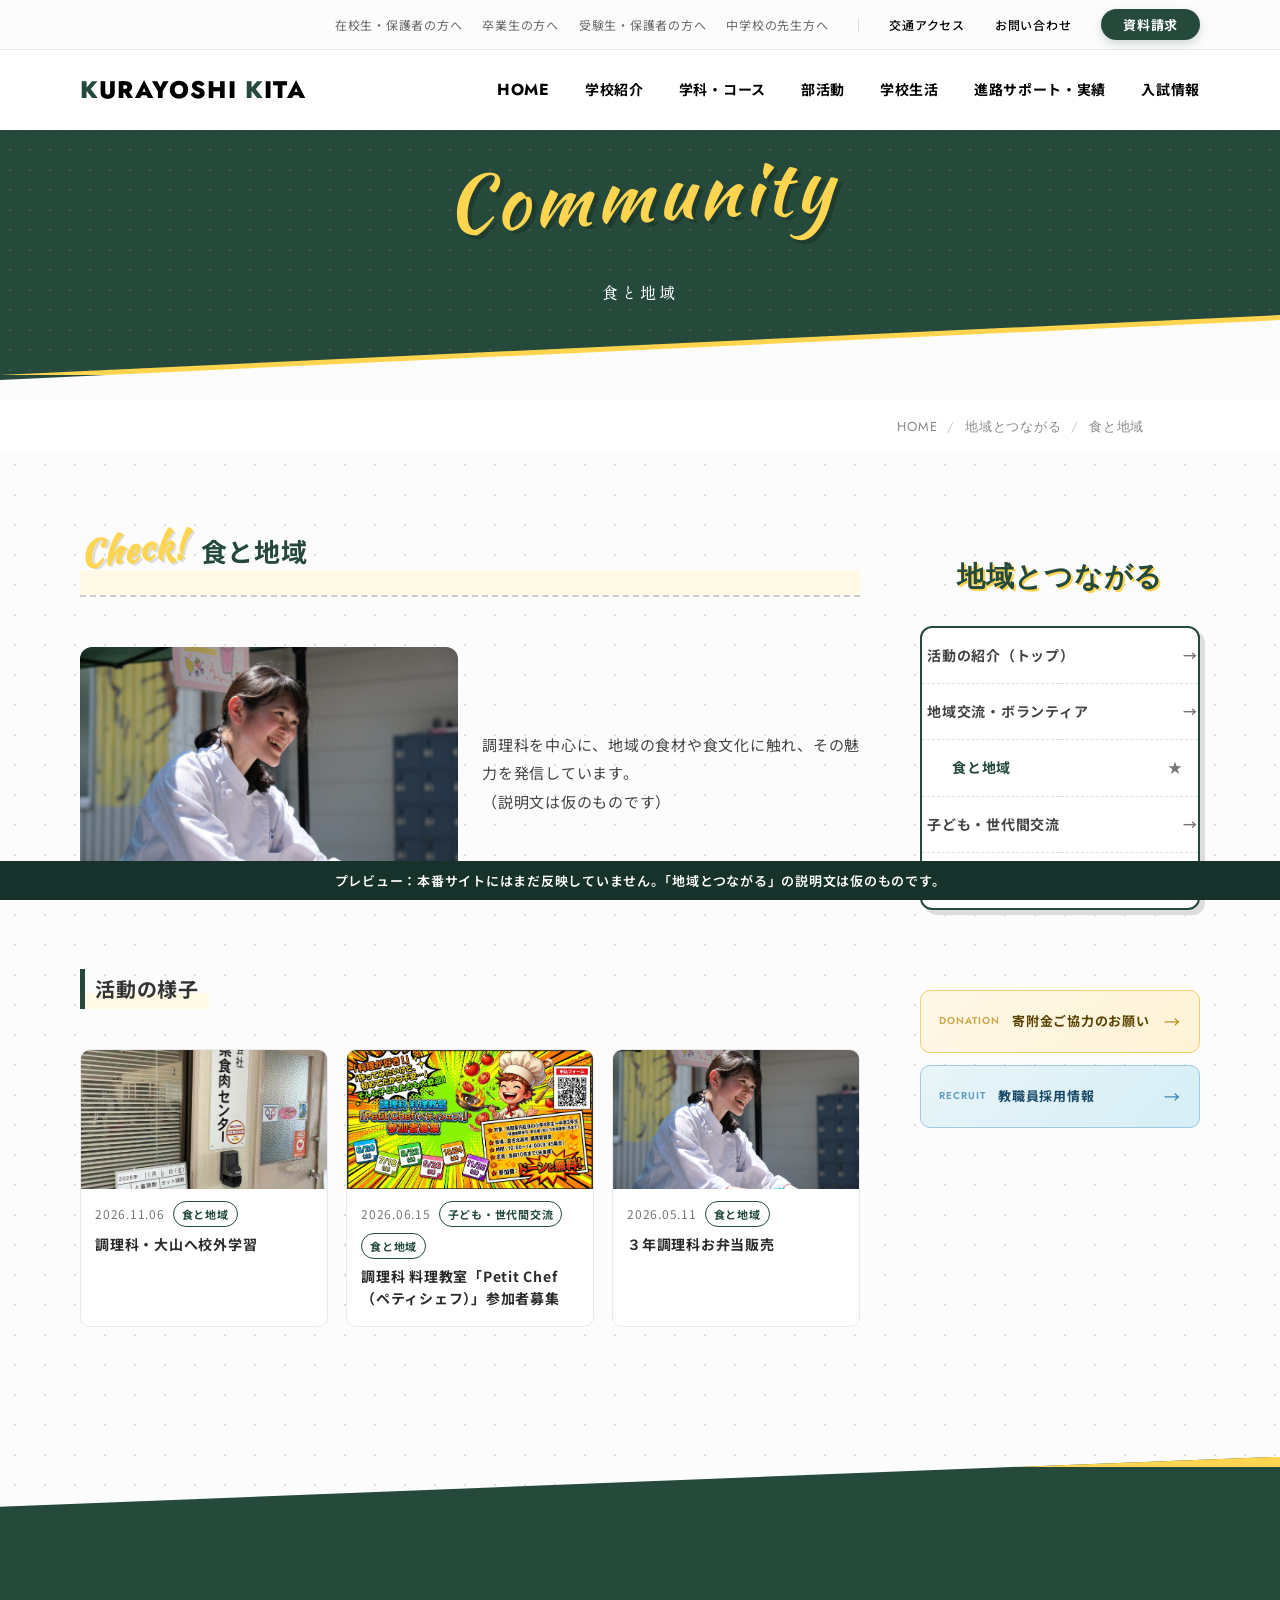
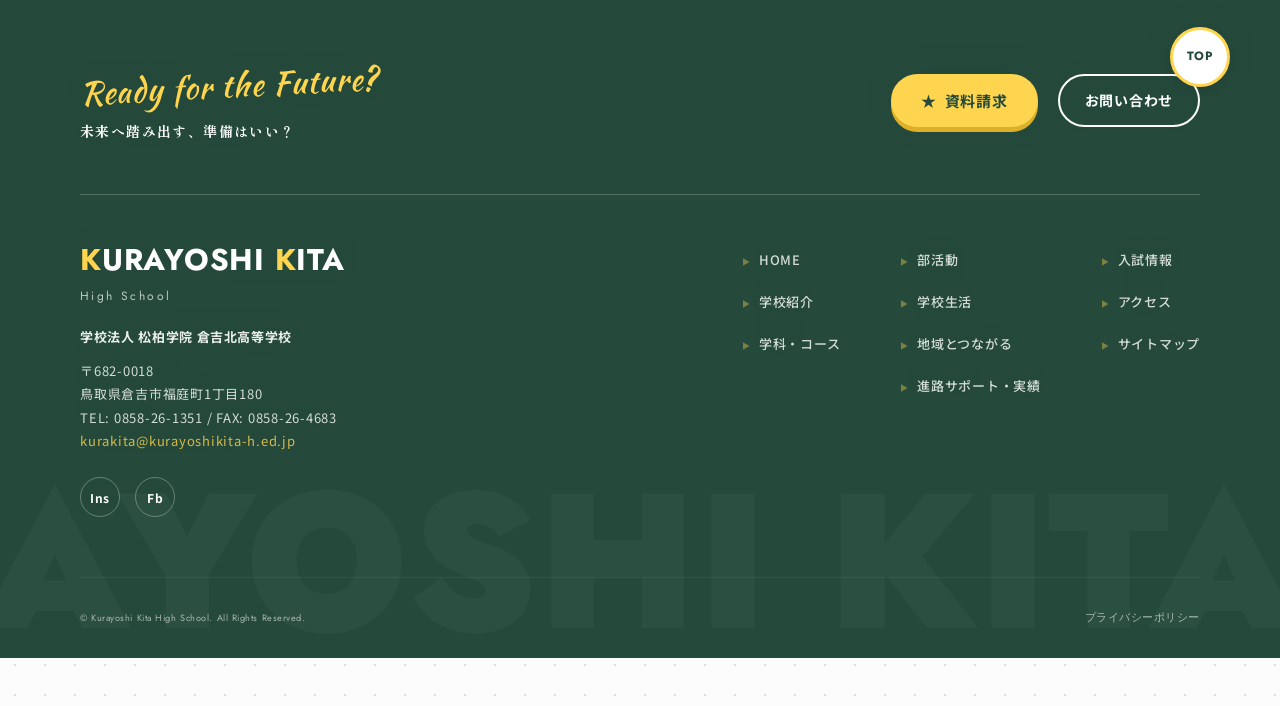
<file: community/community-food.html>
<!DOCTYPE html>
<html lang="ja">

<head><meta name="robots" content="noindex,nofollow">
    <meta charset="UTF-8">
    <meta name="viewport" content="width=device-width, initial-scale=1.0">
    <title>食と地域 – 倉吉北高等学校（プレビュー）</title>

<link rel="preconnect" href="https://fonts.googleapis.com">
<link rel="preconnect" href="https://fonts.gstatic.com" crossorigin>
<link rel='dns-prefetch' href='//cdn.jsdelivr.net' />
<link rel='dns-prefetch' href='//fonts.googleapis.com' />
<style id="wp-img-auto-sizes-contain-inline-css">
img:is([sizes=auto i],[sizes^="auto," i]){contain-intrinsic-size:3000px 1500px}
/*# sourceURL=wp-img-auto-sizes-contain-inline-css */
</style>
<style id="wp-emoji-styles-inline-css">

	img.wp-smiley, img.emoji {
		display: inline !important;
		border: none !important;
		box-shadow: none !important;
		height: 1em !important;
		width: 1em !important;
		margin: 0 0.07em !important;
		vertical-align: -0.1em !important;
		background: none !important;
		padding: 0 !important;
	}
/*# sourceURL=wp-emoji-styles-inline-css */
</style>
<style id="wp-block-library-inline-css">
:root{--wp-block-synced-color:#7a00df;--wp-block-synced-color--rgb:122,0,223;--wp-bound-block-color:var(--wp-block-synced-color);--wp-editor-canvas-background:#ddd;--wp-admin-theme-color:#007cba;--wp-admin-theme-color--rgb:0,124,186;--wp-admin-theme-color-darker-10:#006ba1;--wp-admin-theme-color-darker-10--rgb:0,107,160.5;--wp-admin-theme-color-darker-20:#005a87;--wp-admin-theme-color-darker-20--rgb:0,90,135;--wp-admin-border-width-focus:2px}@media (min-resolution:192dpi){:root{--wp-admin-border-width-focus:1.5px}}.wp-element-button{cursor:pointer}:root .has-very-light-gray-background-color{background-color:#eee}:root .has-very-dark-gray-background-color{background-color:#313131}:root .has-very-light-gray-color{color:#eee}:root .has-very-dark-gray-color{color:#313131}:root .has-vivid-green-cyan-to-vivid-cyan-blue-gradient-background{background:linear-gradient(135deg,#00d084,#0693e3)}:root .has-purple-crush-gradient-background{background:linear-gradient(135deg,#34e2e4,#4721fb 50%,#ab1dfe)}:root .has-hazy-dawn-gradient-background{background:linear-gradient(135deg,#faaca8,#dad0ec)}:root .has-subdued-olive-gradient-background{background:linear-gradient(135deg,#fafae1,#67a671)}:root .has-atomic-cream-gradient-background{background:linear-gradient(135deg,#fdd79a,#004a59)}:root .has-nightshade-gradient-background{background:linear-gradient(135deg,#330968,#31cdcf)}:root .has-midnight-gradient-background{background:linear-gradient(135deg,#020381,#2874fc)}:root{--wp--preset--font-size--normal:16px;--wp--preset--font-size--huge:42px}.has-regular-font-size{font-size:1em}.has-larger-font-size{font-size:2.625em}.has-normal-font-size{font-size:var(--wp--preset--font-size--normal)}.has-huge-font-size{font-size:var(--wp--preset--font-size--huge)}:root .has-text-align-center{text-align:center}:root .has-text-align-left{text-align:left}:root .has-text-align-right{text-align:right}.has-fit-text{white-space:nowrap!important}#end-resizable-editor-section{display:none}.aligncenter{clear:both}.items-justified-left{justify-content:flex-start}.items-justified-center{justify-content:center}.items-justified-right{justify-content:flex-end}.items-justified-space-between{justify-content:space-between}.screen-reader-text{word-wrap:normal!important;border:0;clip-path:inset(50%);height:1px;margin:-1px;overflow:hidden;padding:0;position:absolute;width:1px;word-break:normal!important}.screen-reader-text:focus{background-color:#ddd;clip-path:none;color:#444;display:block;font-size:1em;height:auto;left:5px;line-height:normal;padding:15px 23px 14px;text-decoration:none;top:5px;width:auto;z-index:100000}html :where(.has-border-color){border-style:solid}html :where([style^=border-color],[style*=";border-color"],[style*="; border-color"]){border-style:solid}html :where([style^=border-top-color],[style*=";border-top-color"],[style*="; border-top-color"]){border-top-style:solid}html :where([style^=border-right-color],[style*=";border-right-color"],[style*="; border-right-color"]){border-right-style:solid}html :where([style^=border-bottom-color],[style*=";border-bottom-color"],[style*="; border-bottom-color"]){border-bottom-style:solid}html :where([style^=border-left-color],[style*=";border-left-color"],[style*="; border-left-color"]){border-left-style:solid}html :where([style^=border-width],[style*=";border-width"],[style*="; border-width"]){border-style:solid}html :where([style^=border-top-width],[style*=";border-top-width"],[style*="; border-top-width"]){border-top-style:solid}html :where([style^=border-right-width],[style*=";border-right-width"],[style*="; border-right-width"]){border-right-style:solid}html :where([style^=border-bottom-width],[style*=";border-bottom-width"],[style*="; border-bottom-width"]){border-bottom-style:solid}html :where([style^=border-left-width],[style*=";border-left-width"],[style*="; border-left-width"]){border-left-style:solid}html :where(img[class*=wp-image-]){height:auto;max-width:100%}:where(figure){margin:0 0 1em}html :where(.is-position-sticky){--wp-admin--admin-bar--position-offset:var(--wp-admin--admin-bar--height,0px)}@media screen and (max-width:600px){html :where(.is-position-sticky){--wp-admin--admin-bar--position-offset:0px}}

/*# sourceURL=/wp-includes/css/dist/block-library/common.min.css */
</style>
<style id="classic-theme-styles-inline-css">
/*! This file is auto-generated */
.wp-block-button__link{color:#fff;background-color:#32373c;border-radius:9999px;box-shadow:none;text-decoration:none;padding:calc(.667em + 2px) calc(1.333em + 2px);font-size:1.125em}.wp-block-file__button{background:#32373c;color:#fff;text-decoration:none}
/*# sourceURL=/wp-includes/css/classic-themes.min.css */
</style>

<style id="global-styles-inline-css">
:root{--wp--preset--aspect-ratio--square: 1;--wp--preset--aspect-ratio--4-3: 4/3;--wp--preset--aspect-ratio--3-4: 3/4;--wp--preset--aspect-ratio--3-2: 3/2;--wp--preset--aspect-ratio--2-3: 2/3;--wp--preset--aspect-ratio--16-9: 16/9;--wp--preset--aspect-ratio--9-16: 9/16;--wp--preset--color--black: #000000;--wp--preset--color--cyan-bluish-gray: #abb8c3;--wp--preset--color--white: #ffffff;--wp--preset--color--pale-pink: #f78da7;--wp--preset--color--vivid-red: #cf2e2e;--wp--preset--color--luminous-vivid-orange: #ff6900;--wp--preset--color--luminous-vivid-amber: #fcb900;--wp--preset--color--light-green-cyan: #7bdcb5;--wp--preset--color--vivid-green-cyan: #00d084;--wp--preset--color--pale-cyan-blue: #8ed1fc;--wp--preset--color--vivid-cyan-blue: #0693e3;--wp--preset--color--vivid-purple: #9b51e0;--wp--preset--gradient--vivid-cyan-blue-to-vivid-purple: linear-gradient(135deg,rgb(6,147,227) 0%,rgb(155,81,224) 100%);--wp--preset--gradient--light-green-cyan-to-vivid-green-cyan: linear-gradient(135deg,rgb(122,220,180) 0%,rgb(0,208,130) 100%);--wp--preset--gradient--luminous-vivid-amber-to-luminous-vivid-orange: linear-gradient(135deg,rgb(252,185,0) 0%,rgb(255,105,0) 100%);--wp--preset--gradient--luminous-vivid-orange-to-vivid-red: linear-gradient(135deg,rgb(255,105,0) 0%,rgb(207,46,46) 100%);--wp--preset--gradient--very-light-gray-to-cyan-bluish-gray: linear-gradient(135deg,rgb(238,238,238) 0%,rgb(169,184,195) 100%);--wp--preset--gradient--cool-to-warm-spectrum: linear-gradient(135deg,rgb(74,234,220) 0%,rgb(151,120,209) 20%,rgb(207,42,186) 40%,rgb(238,44,130) 60%,rgb(251,105,98) 80%,rgb(254,248,76) 100%);--wp--preset--gradient--blush-light-purple: linear-gradient(135deg,rgb(255,206,236) 0%,rgb(152,150,240) 100%);--wp--preset--gradient--blush-bordeaux: linear-gradient(135deg,rgb(254,205,165) 0%,rgb(254,45,45) 50%,rgb(107,0,62) 100%);--wp--preset--gradient--luminous-dusk: linear-gradient(135deg,rgb(255,203,112) 0%,rgb(199,81,192) 50%,rgb(65,88,208) 100%);--wp--preset--gradient--pale-ocean: linear-gradient(135deg,rgb(255,245,203) 0%,rgb(182,227,212) 50%,rgb(51,167,181) 100%);--wp--preset--gradient--electric-grass: linear-gradient(135deg,rgb(202,248,128) 0%,rgb(113,206,126) 100%);--wp--preset--gradient--midnight: linear-gradient(135deg,rgb(2,3,129) 0%,rgb(40,116,252) 100%);--wp--preset--font-size--small: 13px;--wp--preset--font-size--medium: 20px;--wp--preset--font-size--large: 36px;--wp--preset--font-size--x-large: 42px;--wp--preset--spacing--20: 0.44rem;--wp--preset--spacing--30: 0.67rem;--wp--preset--spacing--40: 1rem;--wp--preset--spacing--50: 1.5rem;--wp--preset--spacing--60: 2.25rem;--wp--preset--spacing--70: 3.38rem;--wp--preset--spacing--80: 5.06rem;--wp--preset--shadow--natural: 6px 6px 9px rgba(0, 0, 0, 0.2);--wp--preset--shadow--deep: 12px 12px 50px rgba(0, 0, 0, 0.4);--wp--preset--shadow--sharp: 6px 6px 0px rgba(0, 0, 0, 0.2);--wp--preset--shadow--outlined: 6px 6px 0px -3px rgb(255, 255, 255), 6px 6px rgb(0, 0, 0);--wp--preset--shadow--crisp: 6px 6px 0px rgb(0, 0, 0);}.wp-block-button{--wp--preset--dimension--25: 25%;--wp--preset--dimension--50: 50%;--wp--preset--dimension--75: 75%;--wp--preset--dimension--100: 100%;}:where(body) { margin: 0; }:where(.is-layout-flex){gap: 0.5em;}:where(.is-layout-grid){gap: 0.5em;}body .is-layout-flex{display: flex;}.is-layout-flex{flex-wrap: wrap;align-items: center;}.is-layout-flex > :is(*, div){margin: 0;}body .is-layout-grid{display: grid;}.is-layout-grid > :is(*, div){margin: 0;}body{padding-top: 0px;padding-right: 0px;padding-bottom: 0px;padding-left: 0px;}:root :where(.wp-element-button, .wp-block-button__link){background-color: #32373c;border-width: 0;color: #fff;font-family: inherit;font-size: inherit;font-style: inherit;font-weight: inherit;letter-spacing: inherit;line-height: inherit;padding-top: calc(0.667em + 2px);padding-right: calc(1.333em + 2px);padding-bottom: calc(0.667em + 2px);padding-left: calc(1.333em + 2px);text-decoration: none;text-transform: inherit;}.has-black-color{color: var(--wp--preset--color--black) !important;}.has-cyan-bluish-gray-color{color: var(--wp--preset--color--cyan-bluish-gray) !important;}.has-white-color{color: var(--wp--preset--color--white) !important;}.has-pale-pink-color{color: var(--wp--preset--color--pale-pink) !important;}.has-vivid-red-color{color: var(--wp--preset--color--vivid-red) !important;}.has-luminous-vivid-orange-color{color: var(--wp--preset--color--luminous-vivid-orange) !important;}.has-luminous-vivid-amber-color{color: var(--wp--preset--color--luminous-vivid-amber) !important;}.has-light-green-cyan-color{color: var(--wp--preset--color--light-green-cyan) !important;}.has-vivid-green-cyan-color{color: var(--wp--preset--color--vivid-green-cyan) !important;}.has-pale-cyan-blue-color{color: var(--wp--preset--color--pale-cyan-blue) !important;}.has-vivid-cyan-blue-color{color: var(--wp--preset--color--vivid-cyan-blue) !important;}.has-vivid-purple-color{color: var(--wp--preset--color--vivid-purple) !important;}.has-black-background-color{background-color: var(--wp--preset--color--black) !important;}.has-cyan-bluish-gray-background-color{background-color: var(--wp--preset--color--cyan-bluish-gray) !important;}.has-white-background-color{background-color: var(--wp--preset--color--white) !important;}.has-pale-pink-background-color{background-color: var(--wp--preset--color--pale-pink) !important;}.has-vivid-red-background-color{background-color: var(--wp--preset--color--vivid-red) !important;}.has-luminous-vivid-orange-background-color{background-color: var(--wp--preset--color--luminous-vivid-orange) !important;}.has-luminous-vivid-amber-background-color{background-color: var(--wp--preset--color--luminous-vivid-amber) !important;}.has-light-green-cyan-background-color{background-color: var(--wp--preset--color--light-green-cyan) !important;}.has-vivid-green-cyan-background-color{background-color: var(--wp--preset--color--vivid-green-cyan) !important;}.has-pale-cyan-blue-background-color{background-color: var(--wp--preset--color--pale-cyan-blue) !important;}.has-vivid-cyan-blue-background-color{background-color: var(--wp--preset--color--vivid-cyan-blue) !important;}.has-vivid-purple-background-color{background-color: var(--wp--preset--color--vivid-purple) !important;}.has-black-border-color{border-color: var(--wp--preset--color--black) !important;}.has-cyan-bluish-gray-border-color{border-color: var(--wp--preset--color--cyan-bluish-gray) !important;}.has-white-border-color{border-color: var(--wp--preset--color--white) !important;}.has-pale-pink-border-color{border-color: var(--wp--preset--color--pale-pink) !important;}.has-vivid-red-border-color{border-color: var(--wp--preset--color--vivid-red) !important;}.has-luminous-vivid-orange-border-color{border-color: var(--wp--preset--color--luminous-vivid-orange) !important;}.has-luminous-vivid-amber-border-color{border-color: var(--wp--preset--color--luminous-vivid-amber) !important;}.has-light-green-cyan-border-color{border-color: var(--wp--preset--color--light-green-cyan) !important;}.has-vivid-green-cyan-border-color{border-color: var(--wp--preset--color--vivid-green-cyan) !important;}.has-pale-cyan-blue-border-color{border-color: var(--wp--preset--color--pale-cyan-blue) !important;}.has-vivid-cyan-blue-border-color{border-color: var(--wp--preset--color--vivid-cyan-blue) !important;}.has-vivid-purple-border-color{border-color: var(--wp--preset--color--vivid-purple) !important;}.has-vivid-cyan-blue-to-vivid-purple-gradient-background{background: var(--wp--preset--gradient--vivid-cyan-blue-to-vivid-purple) !important;}.has-light-green-cyan-to-vivid-green-cyan-gradient-background{background: var(--wp--preset--gradient--light-green-cyan-to-vivid-green-cyan) !important;}.has-luminous-vivid-amber-to-luminous-vivid-orange-gradient-background{background: var(--wp--preset--gradient--luminous-vivid-amber-to-luminous-vivid-orange) !important;}.has-luminous-vivid-orange-to-vivid-red-gradient-background{background: var(--wp--preset--gradient--luminous-vivid-orange-to-vivid-red) !important;}.has-very-light-gray-to-cyan-bluish-gray-gradient-background{background: var(--wp--preset--gradient--very-light-gray-to-cyan-bluish-gray) !important;}.has-cool-to-warm-spectrum-gradient-background{background: var(--wp--preset--gradient--cool-to-warm-spectrum) !important;}.has-blush-light-purple-gradient-background{background: var(--wp--preset--gradient--blush-light-purple) !important;}.has-blush-bordeaux-gradient-background{background: var(--wp--preset--gradient--blush-bordeaux) !important;}.has-luminous-dusk-gradient-background{background: var(--wp--preset--gradient--luminous-dusk) !important;}.has-pale-ocean-gradient-background{background: var(--wp--preset--gradient--pale-ocean) !important;}.has-electric-grass-gradient-background{background: var(--wp--preset--gradient--electric-grass) !important;}.has-midnight-gradient-background{background: var(--wp--preset--gradient--midnight) !important;}.has-small-font-size{font-size: var(--wp--preset--font-size--small) !important;}.has-medium-font-size{font-size: var(--wp--preset--font-size--medium) !important;}.has-large-font-size{font-size: var(--wp--preset--font-size--large) !important;}.has-x-large-font-size{font-size: var(--wp--preset--font-size--x-large) !important;}
/*# sourceURL=global-styles-inline-css */
</style>

<link rel='stylesheet' id='google-fonts-css' href='https://fonts.googleapis.com/css2?family=Jost:wght@400;500;700&#038;family=Kaushan+Script&#038;family=Shippori+Mincho:wght@400;500;600&#038;family=Noto+Sans+JP:wght@400;500;700&#038;display=swap' media='all' />
<style data-src="swiper-bundle.min.css">
/**
 * Swiper 11.1.15
 * Most modern mobile touch slider and framework with hardware accelerated transitions
 * https://swiperjs.com
 *
 * Copyright 2014-2024 Vladimir Kharlampidi
 *
 * Released under the MIT License
 *
 * Released on: November 18, 2024
 */

@font-face{font-family:swiper-icons;src:url('data:application/font-woff;charset=utf-8;base64, [base64]//wADZ2x5ZgAAAywAAADMAAAD2MHtryVoZWFkAAABbAAAADAAAAA2E2+eoWhoZWEAAAGcAAAAHwAAACQC9gDzaG10eAAAAigAAAAZAAAArgJkABFsb2NhAAAC0AAAAFoAAABaFQAUGG1heHAAAAG8AAAAHwAAACAAcABAbmFtZQAAA/gAAAE5AAACXvFdBwlwb3N0AAAFNAAAAGIAAACE5s74hXjaY2BkYGAAYpf5Hu/j+W2+MnAzMYDAzaX6QjD6/4//Bxj5GA8AuRwMYGkAPywL13jaY2BkYGA88P8Agx4j+/8fQDYfA1AEBWgDAIB2BOoAeNpjYGRgYNBh4GdgYgABEMnIABJzYNADCQAACWgAsQB42mNgYfzCOIGBlYGB0YcxjYGBwR1Kf2WQZGhhYGBiYGVmgAFGBiQQkOaawtDAoMBQxXjg/wEGPcYDDA4wNUA2CCgwsAAAO4EL6gAAeNpj2M0gyAACqxgGNWBkZ2D4/wMA+xkDdgAAAHjaY2BgYGaAYBkGRgYQiAHyGMF8FgYHIM3DwMHABGQrMOgyWDLEM1T9/w8UBfEMgLzE////P/5//f/V/xv+r4eaAAeMbAxwIUYmIMHEgKYAYjUcsDAwsLKxc3BycfPw8jEQA/[base64]/uznmfPFBNODM2K7MTQ45YEAZqGP81AmGGcF3iPqOop0r1SPTaTbVkfUe4HXj97wYE+yNwWYxwWu4v1ugWHgo3S1XdZEVqWM7ET0cfnLGxWfkgR42o2PvWrDMBSFj/IHLaF0zKjRgdiVMwScNRAoWUoH78Y2icB/yIY09An6AH2Bdu/UB+yxopYshQiEvnvu0dURgDt8QeC8PDw7Fpji3fEA4z/PEJ6YOB5hKh4dj3EvXhxPqH/SKUY3rJ7srZ4FZnh1PMAtPhwP6fl2PMJMPDgeQ4rY8YT6Gzao0eAEA409DuggmTnFnOcSCiEiLMgxCiTI6Cq5DZUd3Qmp10vO0LaLTd2cjN4fOumlc7lUYbSQcZFkutRG7g6JKZKy0RmdLY680CDnEJ+UMkpFFe1RN7nxdVpXrC4aTtnaurOnYercZg2YVmLN/d/gczfEimrE/fs/bOuq29Zmn8tloORaXgZgGa78yO9/cnXm2BpaGvq25Dv9S4E9+5SIc9PqupJKhYFSSl47+Qcr1mYNAAAAeNptw0cKwkAAAMDZJA8Q7OUJvkLsPfZ6zFVERPy8qHh2YER+3i/BP83vIBLLySsoKimrqKqpa2hp6+jq6RsYGhmbmJqZSy0sraxtbO3sHRydnEMU4uR6yx7JJXveP7WrDycAAAAAAAH//wACeNpjYGRgYOABYhkgZgJCZgZNBkYGLQZtIJsFLMYAAAw3ALgAeNolizEKgDAQBCchRbC2sFER0YD6qVQiBCv/H9ezGI6Z5XBAw8CBK/m5iQQVauVbXLnOrMZv2oLdKFa8Pjuru2hJzGabmOSLzNMzvutpB3N42mNgZGBg4GKQYzBhYMxJLMlj4GBgAYow/P/PAJJhLM6sSoWKfWCAAwDAjgbRAAB42mNgYGBkAIIbCZo5IPrmUn0hGA0AO8EFTQAA');font-weight:400;font-style:normal}:root{--swiper-theme-color:#007aff}:host{position:relative;display:block;margin-left:auto;margin-right:auto;z-index:1}.swiper{margin-left:auto;margin-right:auto;position:relative;overflow:hidden;list-style:none;padding:0;z-index:1;display:block}.swiper-vertical>.swiper-wrapper{flex-direction:column}.swiper-wrapper{position:relative;width:100%;height:100%;z-index:1;display:flex;transition-property:transform;transition-timing-function:var(--swiper-wrapper-transition-timing-function,initial);box-sizing:content-box}.swiper-android .swiper-slide,.swiper-ios .swiper-slide,.swiper-wrapper{transform:translate3d(0px,0,0)}.swiper-horizontal{touch-action:pan-y}.swiper-vertical{touch-action:pan-x}.swiper-slide{flex-shrink:0;width:100%;height:100%;position:relative;transition-property:transform;display:block}.swiper-slide-invisible-blank{visibility:hidden}.swiper-autoheight,.swiper-autoheight .swiper-slide{height:auto}.swiper-autoheight .swiper-wrapper{align-items:flex-start;transition-property:transform,height}.swiper-backface-hidden .swiper-slide{transform:translateZ(0);-webkit-backface-visibility:hidden;backface-visibility:hidden}.swiper-3d.swiper-css-mode .swiper-wrapper{perspective:1200px}.swiper-3d .swiper-wrapper{transform-style:preserve-3d}.swiper-3d{perspective:1200px}.swiper-3d .swiper-cube-shadow,.swiper-3d .swiper-slide{transform-style:preserve-3d}.swiper-css-mode>.swiper-wrapper{overflow:auto;scrollbar-width:none;-ms-overflow-style:none}.swiper-css-mode>.swiper-wrapper::-webkit-scrollbar{display:none}.swiper-css-mode>.swiper-wrapper>.swiper-slide{scroll-snap-align:start start}.swiper-css-mode.swiper-horizontal>.swiper-wrapper{scroll-snap-type:x mandatory}.swiper-css-mode.swiper-vertical>.swiper-wrapper{scroll-snap-type:y mandatory}.swiper-css-mode.swiper-free-mode>.swiper-wrapper{scroll-snap-type:none}.swiper-css-mode.swiper-free-mode>.swiper-wrapper>.swiper-slide{scroll-snap-align:none}.swiper-css-mode.swiper-centered>.swiper-wrapper::before{content:'';flex-shrink:0;order:9999}.swiper-css-mode.swiper-centered>.swiper-wrapper>.swiper-slide{scroll-snap-align:center center;scroll-snap-stop:always}.swiper-css-mode.swiper-centered.swiper-horizontal>.swiper-wrapper>.swiper-slide:first-child{margin-inline-start:var(--swiper-centered-offset-before)}.swiper-css-mode.swiper-centered.swiper-horizontal>.swiper-wrapper::before{height:100%;min-height:1px;width:var(--swiper-centered-offset-after)}.swiper-css-mode.swiper-centered.swiper-vertical>.swiper-wrapper>.swiper-slide:first-child{margin-block-start:var(--swiper-centered-offset-before)}.swiper-css-mode.swiper-centered.swiper-vertical>.swiper-wrapper::before{width:100%;min-width:1px;height:var(--swiper-centered-offset-after)}.swiper-3d .swiper-slide-shadow,.swiper-3d .swiper-slide-shadow-bottom,.swiper-3d .swiper-slide-shadow-left,.swiper-3d .swiper-slide-shadow-right,.swiper-3d .swiper-slide-shadow-top{position:absolute;left:0;top:0;width:100%;height:100%;pointer-events:none;z-index:10}.swiper-3d .swiper-slide-shadow{background:rgba(0,0,0,.15)}.swiper-3d .swiper-slide-shadow-left{background-image:linear-gradient(to left,rgba(0,0,0,.5),rgba(0,0,0,0))}.swiper-3d .swiper-slide-shadow-right{background-image:linear-gradient(to right,rgba(0,0,0,.5),rgba(0,0,0,0))}.swiper-3d .swiper-slide-shadow-top{background-image:linear-gradient(to top,rgba(0,0,0,.5),rgba(0,0,0,0))}.swiper-3d .swiper-slide-shadow-bottom{background-image:linear-gradient(to bottom,rgba(0,0,0,.5),rgba(0,0,0,0))}.swiper-lazy-preloader{width:42px;height:42px;position:absolute;left:50%;top:50%;margin-left:-21px;margin-top:-21px;z-index:10;transform-origin:50%;box-sizing:border-box;border:4px solid var(--swiper-preloader-color,var(--swiper-theme-color));border-radius:50%;border-top-color:transparent}.swiper-watch-progress .swiper-slide-visible .swiper-lazy-preloader,.swiper:not(.swiper-watch-progress) .swiper-lazy-preloader{animation:swiper-preloader-spin 1s infinite linear}.swiper-lazy-preloader-white{--swiper-preloader-color:#fff}.swiper-lazy-preloader-black{--swiper-preloader-color:#000}@keyframes swiper-preloader-spin{0%{transform:rotate(0deg)}100%{transform:rotate(360deg)}}.swiper-virtual .swiper-slide{-webkit-backface-visibility:hidden;transform:translateZ(0)}.swiper-virtual.swiper-css-mode .swiper-wrapper::after{content:'';position:absolute;left:0;top:0;pointer-events:none}.swiper-virtual.swiper-css-mode.swiper-horizontal .swiper-wrapper::after{height:1px;width:var(--swiper-virtual-size)}.swiper-virtual.swiper-css-mode.swiper-vertical .swiper-wrapper::after{width:1px;height:var(--swiper-virtual-size)}:root{--swiper-navigation-size:44px}.swiper-button-next,.swiper-button-prev{position:absolute;top:var(--swiper-navigation-top-offset,50%);width:calc(var(--swiper-navigation-size)/ 44 * 27);height:var(--swiper-navigation-size);margin-top:calc(0px - (var(--swiper-navigation-size)/ 2));z-index:10;cursor:pointer;display:flex;align-items:center;justify-content:center;color:var(--swiper-navigation-color,var(--swiper-theme-color))}.swiper-button-next.swiper-button-disabled,.swiper-button-prev.swiper-button-disabled{opacity:.35;cursor:auto;pointer-events:none}.swiper-button-next.swiper-button-hidden,.swiper-button-prev.swiper-button-hidden{opacity:0;cursor:auto;pointer-events:none}.swiper-navigation-disabled .swiper-button-next,.swiper-navigation-disabled .swiper-button-prev{display:none!important}.swiper-button-next svg,.swiper-button-prev svg{width:100%;height:100%;object-fit:contain;transform-origin:center}.swiper-rtl .swiper-button-next svg,.swiper-rtl .swiper-button-prev svg{transform:rotate(180deg)}.swiper-button-prev,.swiper-rtl .swiper-button-next{left:var(--swiper-navigation-sides-offset,10px);right:auto}.swiper-button-next,.swiper-rtl .swiper-button-prev{right:var(--swiper-navigation-sides-offset,10px);left:auto}.swiper-button-lock{display:none}.swiper-button-next:after,.swiper-button-prev:after{font-family:swiper-icons;font-size:var(--swiper-navigation-size);text-transform:none!important;letter-spacing:0;font-variant:initial;line-height:1}.swiper-button-prev:after,.swiper-rtl .swiper-button-next:after{content:'prev'}.swiper-button-next,.swiper-rtl .swiper-button-prev{right:var(--swiper-navigation-sides-offset,10px);left:auto}.swiper-button-next:after,.swiper-rtl .swiper-button-prev:after{content:'next'}.swiper-pagination{position:absolute;text-align:center;transition:.3s opacity;transform:translate3d(0,0,0);z-index:10}.swiper-pagination.swiper-pagination-hidden{opacity:0}.swiper-pagination-disabled>.swiper-pagination,.swiper-pagination.swiper-pagination-disabled{display:none!important}.swiper-horizontal>.swiper-pagination-bullets,.swiper-pagination-bullets.swiper-pagination-horizontal,.swiper-pagination-custom,.swiper-pagination-fraction{bottom:var(--swiper-pagination-bottom,8px);top:var(--swiper-pagination-top,auto);left:0;width:100%}.swiper-pagination-bullets-dynamic{overflow:hidden;font-size:0}.swiper-pagination-bullets-dynamic .swiper-pagination-bullet{transform:scale(.33);position:relative}.swiper-pagination-bullets-dynamic .swiper-pagination-bullet-active{transform:scale(1)}.swiper-pagination-bullets-dynamic .swiper-pagination-bullet-active-main{transform:scale(1)}.swiper-pagination-bullets-dynamic .swiper-pagination-bullet-active-prev{transform:scale(.66)}.swiper-pagination-bullets-dynamic .swiper-pagination-bullet-active-prev-prev{transform:scale(.33)}.swiper-pagination-bullets-dynamic .swiper-pagination-bullet-active-next{transform:scale(.66)}.swiper-pagination-bullets-dynamic .swiper-pagination-bullet-active-next-next{transform:scale(.33)}.swiper-pagination-bullet{width:var(--swiper-pagination-bullet-width,var(--swiper-pagination-bullet-size,8px));height:var(--swiper-pagination-bullet-height,var(--swiper-pagination-bullet-size,8px));display:inline-block;border-radius:var(--swiper-pagination-bullet-border-radius,50%);background:var(--swiper-pagination-bullet-inactive-color,#000);opacity:var(--swiper-pagination-bullet-inactive-opacity, .2)}button.swiper-pagination-bullet{border:none;margin:0;padding:0;box-shadow:none;-webkit-appearance:none;appearance:none}.swiper-pagination-clickable .swiper-pagination-bullet{cursor:pointer}.swiper-pagination-bullet:only-child{display:none!important}.swiper-pagination-bullet-active{opacity:var(--swiper-pagination-bullet-opacity, 1);background:var(--swiper-pagination-color,var(--swiper-theme-color))}.swiper-pagination-vertical.swiper-pagination-bullets,.swiper-vertical>.swiper-pagination-bullets{right:var(--swiper-pagination-right,8px);left:var(--swiper-pagination-left,auto);top:50%;transform:translate3d(0px,-50%,0)}.swiper-pagination-vertical.swiper-pagination-bullets .swiper-pagination-bullet,.swiper-vertical>.swiper-pagination-bullets .swiper-pagination-bullet{margin:var(--swiper-pagination-bullet-vertical-gap,6px) 0;display:block}.swiper-pagination-vertical.swiper-pagination-bullets.swiper-pagination-bullets-dynamic,.swiper-vertical>.swiper-pagination-bullets.swiper-pagination-bullets-dynamic{top:50%;transform:translateY(-50%);width:8px}.swiper-pagination-vertical.swiper-pagination-bullets.swiper-pagination-bullets-dynamic .swiper-pagination-bullet,.swiper-vertical>.swiper-pagination-bullets.swiper-pagination-bullets-dynamic .swiper-pagination-bullet{display:inline-block;transition:.2s transform,.2s top}.swiper-horizontal>.swiper-pagination-bullets .swiper-pagination-bullet,.swiper-pagination-horizontal.swiper-pagination-bullets .swiper-pagination-bullet{margin:0 var(--swiper-pagination-bullet-horizontal-gap,4px)}.swiper-horizontal>.swiper-pagination-bullets.swiper-pagination-bullets-dynamic,.swiper-pagination-horizontal.swiper-pagination-bullets.swiper-pagination-bullets-dynamic{left:50%;transform:translateX(-50%);white-space:nowrap}.swiper-horizontal>.swiper-pagination-bullets.swiper-pagination-bullets-dynamic .swiper-pagination-bullet,.swiper-pagination-horizontal.swiper-pagination-bullets.swiper-pagination-bullets-dynamic .swiper-pagination-bullet{transition:.2s transform,.2s left}.swiper-horizontal.swiper-rtl>.swiper-pagination-bullets-dynamic .swiper-pagination-bullet{transition:.2s transform,.2s right}.swiper-pagination-fraction{color:var(--swiper-pagination-fraction-color,inherit)}.swiper-pagination-progressbar{background:var(--swiper-pagination-progressbar-bg-color,rgba(0,0,0,.25));position:absolute}.swiper-pagination-progressbar .swiper-pagination-progressbar-fill{background:var(--swiper-pagination-color,var(--swiper-theme-color));position:absolute;left:0;top:0;width:100%;height:100%;transform:scale(0);transform-origin:left top}.swiper-rtl .swiper-pagination-progressbar .swiper-pagination-progressbar-fill{transform-origin:right top}.swiper-horizontal>.swiper-pagination-progressbar,.swiper-pagination-progressbar.swiper-pagination-horizontal,.swiper-pagination-progressbar.swiper-pagination-vertical.swiper-pagination-progressbar-opposite,.swiper-vertical>.swiper-pagination-progressbar.swiper-pagination-progressbar-opposite{width:100%;height:var(--swiper-pagination-progressbar-size,4px);left:0;top:0}.swiper-horizontal>.swiper-pagination-progressbar.swiper-pagination-progressbar-opposite,.swiper-pagination-progressbar.swiper-pagination-horizontal.swiper-pagination-progressbar-opposite,.swiper-pagination-progressbar.swiper-pagination-vertical,.swiper-vertical>.swiper-pagination-progressbar{width:var(--swiper-pagination-progressbar-size,4px);height:100%;left:0;top:0}.swiper-pagination-lock{display:none}.swiper-scrollbar{border-radius:var(--swiper-scrollbar-border-radius,10px);position:relative;touch-action:none;background:var(--swiper-scrollbar-bg-color,rgba(0,0,0,.1))}.swiper-scrollbar-disabled>.swiper-scrollbar,.swiper-scrollbar.swiper-scrollbar-disabled{display:none!important}.swiper-horizontal>.swiper-scrollbar,.swiper-scrollbar.swiper-scrollbar-horizontal{position:absolute;left:var(--swiper-scrollbar-sides-offset,1%);bottom:var(--swiper-scrollbar-bottom,4px);top:var(--swiper-scrollbar-top,auto);z-index:50;height:var(--swiper-scrollbar-size,4px);width:calc(100% - 2 * var(--swiper-scrollbar-sides-offset,1%))}.swiper-scrollbar.swiper-scrollbar-vertical,.swiper-vertical>.swiper-scrollbar{position:absolute;left:var(--swiper-scrollbar-left,auto);right:var(--swiper-scrollbar-right,4px);top:var(--swiper-scrollbar-sides-offset,1%);z-index:50;width:var(--swiper-scrollbar-size,4px);height:calc(100% - 2 * var(--swiper-scrollbar-sides-offset,1%))}.swiper-scrollbar-drag{height:100%;width:100%;position:relative;background:var(--swiper-scrollbar-drag-bg-color,rgba(0,0,0,.5));border-radius:var(--swiper-scrollbar-border-radius,10px);left:0;top:0}.swiper-scrollbar-cursor-drag{cursor:move}.swiper-scrollbar-lock{display:none}.swiper-zoom-container{width:100%;height:100%;display:flex;justify-content:center;align-items:center;text-align:center}.swiper-zoom-container>canvas,.swiper-zoom-container>img,.swiper-zoom-container>svg{max-width:100%;max-height:100%;object-fit:contain}.swiper-slide-zoomed{cursor:move;touch-action:none}.swiper .swiper-notification{position:absolute;left:0;top:0;pointer-events:none;opacity:0;z-index:-1000}.swiper-free-mode>.swiper-wrapper{transition-timing-function:ease-out;margin:0 auto}.swiper-grid>.swiper-wrapper{flex-wrap:wrap}.swiper-grid-column>.swiper-wrapper{flex-wrap:wrap;flex-direction:column}.swiper-fade.swiper-free-mode .swiper-slide{transition-timing-function:ease-out}.swiper-fade .swiper-slide{pointer-events:none;transition-property:opacity}.swiper-fade .swiper-slide .swiper-slide{pointer-events:none}.swiper-fade .swiper-slide-active{pointer-events:auto}.swiper-fade .swiper-slide-active .swiper-slide-active{pointer-events:auto}.swiper.swiper-cube{overflow:visible}.swiper-cube .swiper-slide{pointer-events:none;-webkit-backface-visibility:hidden;backface-visibility:hidden;z-index:1;visibility:hidden;transform-origin:0 0;width:100%;height:100%}.swiper-cube .swiper-slide .swiper-slide{pointer-events:none}.swiper-cube.swiper-rtl .swiper-slide{transform-origin:100% 0}.swiper-cube .swiper-slide-active,.swiper-cube .swiper-slide-active .swiper-slide-active{pointer-events:auto}.swiper-cube .swiper-slide-active,.swiper-cube .swiper-slide-next,.swiper-cube .swiper-slide-prev{pointer-events:auto;visibility:visible}.swiper-cube .swiper-cube-shadow{position:absolute;left:0;bottom:0px;width:100%;height:100%;opacity:.6;z-index:0}.swiper-cube .swiper-cube-shadow:before{content:'';background:#000;position:absolute;left:0;top:0;bottom:0;right:0;filter:blur(50px)}.swiper-cube .swiper-slide-next+.swiper-slide{pointer-events:auto;visibility:visible}.swiper-cube .swiper-slide-shadow-cube.swiper-slide-shadow-bottom,.swiper-cube .swiper-slide-shadow-cube.swiper-slide-shadow-left,.swiper-cube .swiper-slide-shadow-cube.swiper-slide-shadow-right,.swiper-cube .swiper-slide-shadow-cube.swiper-slide-shadow-top{z-index:0;-webkit-backface-visibility:hidden;backface-visibility:hidden}.swiper.swiper-flip{overflow:visible}.swiper-flip .swiper-slide{pointer-events:none;-webkit-backface-visibility:hidden;backface-visibility:hidden;z-index:1}.swiper-flip .swiper-slide .swiper-slide{pointer-events:none}.swiper-flip .swiper-slide-active,.swiper-flip .swiper-slide-active .swiper-slide-active{pointer-events:auto}.swiper-flip .swiper-slide-shadow-flip.swiper-slide-shadow-bottom,.swiper-flip .swiper-slide-shadow-flip.swiper-slide-shadow-left,.swiper-flip .swiper-slide-shadow-flip.swiper-slide-shadow-right,.swiper-flip .swiper-slide-shadow-flip.swiper-slide-shadow-top{z-index:0;-webkit-backface-visibility:hidden;backface-visibility:hidden}.swiper-creative .swiper-slide{-webkit-backface-visibility:hidden;backface-visibility:hidden;overflow:hidden;transition-property:transform,opacity,height}.swiper.swiper-cards{overflow:visible}.swiper-cards .swiper-slide{transform-origin:center bottom;-webkit-backface-visibility:hidden;backface-visibility:hidden;overflow:hidden}
</style>
<style data-src="style.css">
/*
Theme Name: Kurayoshi Kita
Theme URI: http://localhost:8888/kurayoshi-kita-site/
Author: Kurayoshi Kita High School
Description: 倉吉北高校 公式サイトテーマ - Lively Atmosphere
Version: 1.0.0
Text Domain: kurayoshi-kita
*/

 /* =========================================
           ROOT & RESET
           ========================================= */
 :root {
     --c-bg: #ffffff;
     --c-text: #2a2a2a;
     --c-gray: #777;
     --c-line: #eaeaea;
     --c-green: #254a3b;
     /* Deep Green (Base) */
     --c-accent: #FFD54F;
     /* Sunny Yellow (Fun Accent) */
     --c-accent-light: #fff9e6;
     --c-line-app: #06c755;

     --font-jp-serif: "Shippori Mincho", serif;
     --font-jp-sans: "Noto Sans JP", sans-serif;
     --font-en: "Jost", sans-serif;
     --font-hand: "Kaushan Script", cursive;
     /* Handwritten Font */

     --w-content: 1200px;
     --easing: cubic-bezier(0.25, 1, 0.5, 1);
 }

 html {
     overflow-x: hidden;
 }

 body {
     font-family: var(--font-jp-sans);
     margin: 0;
     background: var(--c-bg);
     color: var(--c-text);
     font-size: 15px;
     line-height: 1.8;
     letter-spacing: 0.05em;
     -webkit-font-smoothing: antialiased;
     overflow-x: hidden;
 }

 * {
     box-sizing: border-box;
 }

 a {
     text-decoration: none;
     color: inherit;
     transition: all 0.3s;
 }

 ul {
     list-style: none;
     padding: 0;
     margin: 0;
 }

 img {
     width: 100%;
     height: auto;
     display: block;
 }

 button {
     background: none;
     border: none;
     font-family: inherit;
     cursor: pointer;
 }

 /* =========================================
           HEADER
           ========================================= */
 header {
     position: fixed;
     top: 0;
     left: 0;
     width: 100%;
     z-index: 1000;
     background: rgba(255, 255, 255, 0.98);
     box-shadow: 0 2px 10px rgba(0, 0, 0, 0.03);
 }

 .header-upper {
     background: #fcfcfc;
     font-size: 12px;
     color: #666;
     height: 50px;
     display: flex;
     align-items: center;
     border-bottom: 1px solid var(--c-line);
 }

 .upper-inner {
     width: 100%;
     max-width: var(--w-content);
     margin: 0 auto;
     padding: 0 40px;
     display: flex;
     justify-content: flex-end;
     align-items: center;
     gap: 30px;
 }

 .nav-target {
     display: flex;
     align-items: center;
     gap: 20px;
     position: relative;
 }

 .nav-target::after {
     content: '';
     display: block;
     width: 1px;
     height: 14px;
     background: #ddd;
     margin-left: 10px;
 }

 .nav-target li {
     cursor: pointer;
     position: relative;
 }

 .nav-target li::after {
     content: '';
     position: absolute;
     bottom: -2px;
     left: 0;
     width: 0;
     height: 1px;
     background: var(--c-green);
     transition: 0.3s;
 }

 .nav-target li:hover {
     color: var(--c-green);
 }

 .nav-target li:hover::after {
     width: 100%;
 }

 .nav-utility {
     display: flex;
     align-items: center;
     gap: 30px;
     font-weight: 500;
     color: #000;
 }

 .btn-request {
     background: var(--c-green);
     color: #fff;
     padding: 8px 22px;
     border-radius: 50px;
     font-weight: bold;
     font-size: 13px;
     letter-spacing: 0.05em;
     transition: 0.3s;
     display: inline-block;
     line-height: 1.2;
     box-shadow: 0 4px 10px rgba(37, 74, 59, 0.2);
 }

 .btn-request:hover {
     background: var(--c-accent);
     color: var(--c-green);
     /* Yellow on Hover */
     transform: translateY(-2px);
     box-shadow: 0 6px 15px rgba(255, 213, 79, 0.4);
 }

 .header-lower {
     background: #fff;
     height: 80px;
     display: flex;
     align-items: center;
 }

 .lower-inner {
     width: 100%;
     max-width: var(--w-content);
     margin: 0 auto;
     padding: 0 40px;
     display: flex;
     justify-content: space-between;
     align-items: center;
 }

 .logo {
     font-family: var(--font-en);
     font-size: 24px;
     font-weight: 800;
     letter-spacing: 0.05em;
     color: #000;
     margin-right: 40px;
 }

 .logo a {
     color: inherit;
     text-decoration: none;
 }

 .gnav {
     display: flex;
     gap: 35px;
     flex: 1;
     justify-content: flex-end;
 }

 .gnav-item {
     font-size: 14px;
     font-weight: 700;
     color: #000;
     cursor: pointer;
     position: relative;
     padding: 10px 0;
     font-family: var(--font-jp-sans);
     letter-spacing: 0.05em;
     height: 80px;
     display: flex;
     align-items: center;
 }

 .gnav-item.en {
     font-family: var(--font-en);
     font-size: 16px;
 }

 /* Navigation Underline (Yellow) */
 .gnav-item::after {
     content: '';
     position: absolute;
     bottom: 0;
     left: 0;
     width: 0;
     height: 4px;
     background: var(--c-accent);
     border-radius: 4px 4px 0 0;
     transition: width 0.3s var(--easing);
 }

 .gnav-item:hover::after,
 .gnav-item.active::after {
     width: 100%;
 }

 /* Mega Menu (Simple Fade) */
 .mega-menu {
     position: fixed;
     top: 130px;
     left: 0;
     width: 100%;
     background: #fff;
     box-shadow: 0 10px 30px rgba(0, 0, 0, 0.05);
     border-top: 1px solid #eee;
     opacity: 0;
     visibility: hidden;
     transform: translateY(10px);
     transition: all 0.3s var(--easing);
     z-index: 900;
     padding: 40px 0 50px;
     pointer-events: none;
 }

 .gnav-item:hover .mega-menu {
     opacity: 1;
     visibility: visible;
     transform: translateY(0);
     pointer-events: auto;
 }

 .mega-inner {
     max-width: var(--w-content);
     margin: 0 auto;
     padding: 0 40px;
     display: flex;
     gap: 50px;
 }

 /* Mega Menu Visuals */
 .mega-visual {
     width: 300px;
     flex-shrink: 0;
 }

 .mega-visual-img {
     width: 100%;
     height: 200px;
     background: #eee;
     border-radius: 12px;
     overflow: hidden;
 }

 .mega-visual-img img {
     width: 100%;
     height: 100%;
     object-fit: cover;
 }

 .mega-feature {
     width: 280px;
     flex-shrink: 0;
 }

 .mf-thumb {
     width: 100%;
     height: 160px;
     background: #f0f0f0;
     border-radius: 12px;
     overflow: hidden;
     margin-bottom: 12px;
 }

 .mf-thumb img {
     width: 100%;
     height: 100%;
     object-fit: cover;
     transition: 0.4s;
 }

 .mega-feature:hover .mf-thumb img {
     transform: scale(1.1);
 }

 .mf-link {
     display: flex;
     align-items: center;
     justify-content: space-between;
     font-size: 14px;
     font-weight: bold;
     color: var(--c-green);
     border-bottom: 2px solid var(--c-accent);
     padding-bottom: 5px;
 }

 .mega-links {
     flex: 1;
     display: grid;
     grid-template-columns: 1fr 1fr;
     gap: 0 40px;
     align-content: start;
 }

 .ml-item {
     display: flex;
     align-items: center;
     justify-content: space-between;
     padding: 15px 0;
     border-bottom: 1px solid #f0f0f0;
     font-size: 14px;
     font-weight: 500;
     color: #444;
     transition: 0.2s;
     cursor: pointer;
 }

 .ml-item:hover {
     color: var(--c-green);
     padding-left: 8px;
     border-bottom-color: var(--c-green);
     background: var(--c-green-light);
     border-radius: 4px;
     padding-right: 8px;
 }

 .ml-icon {
     width: 24px;
     height: 24px;
     background: #fff;
     border: 1px solid #ccc;
     border-radius: 50%;
     display: flex;
     align-items: center;
     justify-content: center;
     transition: 0.2s;
     font-size: 10px;
     color: #ccc;
 }

 .ml-item:hover .ml-icon {
     background: var(--c-accent);
     border-color: var(--c-accent);
     color: var(--c-green);
 }

 /* =========================================
           HERO & LAYOUT
           ========================================= */
 .hero {
     height: 100vh;
     width: 100%;
     position: relative;
     display: flex;
     align-items: center;
     justify-content: center;
     background: #f0f0f0;
     overflow: hidden;
     margin-top: 50px;
 }

 .hero-bg {
     position: absolute;
     top: 0;
     left: 0;
     width: 100%;
     height: 100%;
     background: linear-gradient(135deg, #ffffff 0%, #ebedee 100%);
     z-index: 0;
 }

 /* Dot Pattern for Fun Vibe */
 .hero-bg::after {
     content: "";
     position: absolute;
     inset: 0;
     background-image: radial-gradient(#ddd 1px, transparent 1px);
     background-size: 20px 20px;
     opacity: 0.5;
 }

 .hero-content {
     z-index: 1;
     text-align: center;
     position: relative;
 }

 /* Hero Copy with Handwriting Accent */
 .hero-copy-en {
     font-family: var(--font-en);
     font-size: clamp(32px, 6vw, 80px);
     line-height: 1.1;
     font-weight: 700;
     margin-bottom: 25px;
     opacity: 0;
     animation: fadeUp 1.2s var(--easing) 0.5s forwards;
     color: var(--c-text);
 }

 .hero-copy-en .dot {
     color: var(--c-accent);
     font-size: 1.2em;
 }

 /* Yellow Dot */

 .hero-copy-jp {
     font-family: var(--font-jp-serif);
     font-size: 18px;
     letter-spacing: 0.1em;
     background: #fff;
     padding: 10px 30px;
     display: inline-block;
     border-radius: 50px;
     box-shadow: 0 10px 20px rgba(0, 0, 0, 0.05);
     opacity: 0;
     animation: fadeUp 1s var(--easing) 1s forwards;
     color: var(--c-green);
 }

 .scroll-down {
     position: absolute;
     bottom: 40px;
     right: 40px;
     font-family: var(--font-en);
     font-size: 12px;
     writing-mode: vertical-rl;
     letter-spacing: 0.1em;
     display: flex;
     align-items: center;
     gap: 10px;
     z-index: 2;
     font-weight: bold;
 }

 .scroll-down::after {
     content: '';
     width: 2px;
     height: 60px;
     background: var(--c-green);
     animation: scrollLine 2s infinite;
 }

 /* MARQUEE SECTION (Fun Element) */
 .marquee-wrap {
     background: var(--c-green);
     color: #fff;
     padding: 15px 0;
     overflow: hidden;
     border-bottom: 4px solid var(--c-accent);
 }

 .marquee-content {
     display: inline-block;
     white-space: nowrap;
     animation: marquee 20s linear infinite;
     font-family: var(--font-en);
     font-weight: 700;
     letter-spacing: 0.1em;
     font-size: 14px;
 }

 .marquee-content span {
     margin-right: 50px;
 }

 .marquee-content span::after {
     content: '★';
     color: var(--c-accent);
     margin-left: 50px;
 }

 .container-wrapper {
     max-width: var(--w-content);
     margin: 0 auto;
     padding: 80px 40px;
     display: flex;
     gap: 60px;
     position: relative;
 }

 .col-main {
     flex: 1;
     min-width: 0;
 }

 .col-side {
     width: 280px;
     flex-shrink: 0;
 }

 /* =========================================
           CONTENT PARTS (Playful Design)
           ========================================= */
 /* Section Header: Handwritten & Angled */
 .section-header {
     margin-bottom: 50px;
     display: flex;
     align-items: baseline;
     justify-content: space-between;
     border-bottom: 2px solid var(--c-line);
     padding-bottom: 15px;
 }

 .sec-title-en {
     font-family: var(--font-hand);
     /* Handwritten */
     font-size: 48px;
     color: var(--c-green);
     transform: rotate(-3deg);
     /* Slight Tilt */
     display: inline-block;
 }

 .sec-title-jp {
     font-family: var(--font-jp-sans);
     font-weight: bold;
     font-size: 14px;
     color: var(--c-gray);
     background: var(--c-green-light);
     padding: 4px 12px;
     border-radius: 20px;
 }

 /* Cards & Images: Softer Radius & Pop Shadow */
 .pickup-grid {
     display: grid;
     grid-template-columns: repeat(3, 1fr);
     gap: 30px;
     margin-bottom: 100px;
 }

 .pickup-item {
     cursor: pointer;
     transition: 0.3s;
 }

 .pickup-img {
     aspect-ratio: 16/9;
     background: #eee;
     position: relative;
     margin-bottom: 15px;
     border-radius: 12px;
     overflow: hidden;
     /* Rounder corners */
     box-shadow: 0 5px 15px rgba(0, 0, 0, 0.05);
     transition: 0.3s;
 }

 .pickup-item:hover .pickup-img {
     transform: translateY(-5px);
     box-shadow: 5px 10px 0 var(--c-accent);
     /* Yellow Pop Shadow */
 }

 .pickup-tag {
     position: absolute;
     top: 10px;
     left: 10px;
     background: var(--c-green);
     color: #fff;
     padding: 4px 12px;
     font-size: 10px;
     font-family: var(--font-en);
     letter-spacing: 0.1em;
     border-radius: 20px;
     font-weight: bold;
 }

 .pickup-title {
     font-size: 15px;
     line-height: 1.6;
     font-weight: 700;
     color: var(--c-green);
 }

 /* News: Clean but Bold */
 .news-section {
     margin-bottom: 100px;
 }

 .news-item {
     display: flex;
     padding: 20px 0;
     border-bottom: 1px solid var(--c-line);
     align-items: center;
     cursor: pointer;
     transition: 0.3s;
 }

 .news-item:hover {
     background: var(--c-green-light);
     padding-left: 15px;
     border-radius: 8px;
 }

 .news-date {
     font-family: var(--font-en);
     width: 100px;
     color: var(--c-green);
     font-weight: bold;
     font-size: 14px;
 }

 .news-cat {
     font-size: 11px;
     background: #fff;
     border: 1px solid var(--c-line);
     padding: 3px 12px;
     margin-right: 20px;
     border-radius: 20px;
     color: #666;
     font-weight: bold;
 }

 .news-title {
     flex: 1;
     font-size: 15px;
     font-weight: 500;
 }

 .btn-view-all {
     text-align: right;
     margin-top: 20px;
     font-size: 13px;
     font-family: var(--font-en);
     font-weight: bold;
     color: var(--c-green);
     cursor: pointer;
     display: flex;
     align-items: center;
     justify-content: flex-end;
     gap: 5px;
 }

 .btn-view-all::after {
     content: '→';
     background: var(--c-accent);
     width: 20px;
     height: 20px;
     border-radius: 50%;
     display: flex;
     align-items: center;
     justify-content: center;
     font-size: 12px;
     color: #000;
 }

 /* Admissions: Card Style */
 .adm-list {
     display: grid;
     grid-template-columns: repeat(3, 1fr);
     gap: 20px;
     margin-bottom: 100px;
     border: none;
 }

 .adm-item {
     padding: 40px 20px;
     text-align: center;
     border: 2px solid var(--c-line);
     border-radius: 12px;
     cursor: pointer;
     transition: 0.3s;
     background: #fff;
     text-decoration: none;
     color: inherit;
 }

 .adm-item:hover {
     border-color: var(--c-green);
     background: var(--c-green-light);
     transform: translateY(-5px);
 }

 .adm-item span {
     display: block;
     font-size: 16px;
     font-weight: 700;
     letter-spacing: 0.1em;
     color: var(--c-green);
 }

 .adm-item small {
     display: block;
     margin-top: 5px;
     font-family: var(--font-en);
     font-size: 12px;
     color: #888;
     font-weight: 500;
 }

 /* Feature: Playful Broken Grid */
 .feature-section {
     margin-bottom: 140px;
 }

 .feature-box {
     display: flex;
     gap: 50px;
     margin-bottom: 80px;
     align-items: center;
     text-decoration: none;
     color: inherit;
 }

 .feature-box:nth-child(even) {
     flex-direction: row-reverse;
 }

 .f-num {
     font-family: var(--font-hand);
     /* Handwriting */
     font-size: 80px;
     color: var(--c-accent);
     /* Yellow */
     line-height: 1;
     position: absolute;
     top: -30px;
     left: -30px;
     z-index: 2;
     text-shadow: 2px 2px 0 #fff;
     transform: rotate(-10deg);
 }

 .f-img-wrap {
     flex: 1;
     position: relative;
 }

 .f-img {
     height: 300px;
     background: #eee;
     border-radius: 20px;
     position: relative;
     z-index: 1;
     overflow: hidden;
 }

 .f-img img {
     width: 100%;
     height: 100%;
     object-fit: cover;
     transition: 0.5s;
 }

 .f-img:hover img {
     transform: scale(1.1) rotate(2deg);
 }

 /* Playful Hover */

 .f-content {
     flex: 1;
     padding: 20px;
     position: relative;
 }

 .f-title {
     font-size: 24px;
     margin-bottom: 20px;
     line-height: 1.6;
     font-weight: 700;
     position: relative;
     z-index: 1;
     border-bottom: 4px solid var(--c-accent);
     display: inline-block;
 }

 .btn-arrow {
     font-family: var(--font-en);
     font-weight: bold;
     font-size: 13px;
     border-bottom: 2px solid var(--c-green);
     padding-bottom: 2px;
     transition: 0.3s;
     color: var(--c-green);
 }

 .btn-arrow:hover {
     background: var(--c-accent);
     border-bottom-color: transparent;
     padding: 2px 10px;
     border-radius: 4px;
 }

 /* Events: Bold Colors */
 .event-grid {
     display: grid;
     grid-template-columns: 2fr 1fr;
     gap: 30px;
     margin-bottom: 120px;
 }

 .event-main {
     height: 350px;
     background: var(--c-green);
     color: #fff;
     padding: 40px;
     display: flex;
     flex-direction: column;
     justify-content: flex-end;
     border-radius: 20px;
     cursor: pointer;
     transition: 0.3s;
     position: relative;
     overflow: hidden;
 }

 .event-sub {
     height: 350px;
     background: #fff;
     color: var(--c-green);
     border: 4px solid var(--c-accent);
     padding: 30px;
     display: flex;
     flex-direction: column;
     justify-content: flex-end;
     border-radius: 20px;
     cursor: pointer;
     transition: 0.3s;
     position: relative;
     overflow: hidden;
 }

 .event-main:hover,
 .event-sub:hover {
     transform: scale(1.02);
 }

 .ev-tag {
     font-family: var(--font-en);
     font-size: 11px;
     background: #fff;
     color: #000;
     padding: 4px 15px;
     width: fit-content;
     margin-bottom: 15px;
     border-radius: 20px;
     font-weight: bold;
 }

 .event-sub .ev-tag {
     background: var(--c-green);
     color: #fff;
 }

 .ev-title {
     font-size: 24px;
     font-weight: 700;
     line-height: 1.4;
 }

 a.event-main,
 a.event-sub {
     text-decoration: none;
     color: inherit;
 }

 a.event-main {
     color: #fff;
 }

 a.event-sub {
     color: var(--c-green);
 }

 /* Background image overlay for event cards */
 a.event-main[style*="background-image"]::before {
     content: '';
     position: absolute;
     inset: 0;
     background: linear-gradient(to top, rgba(0,0,0,0.65) 0%, rgba(0,0,0,0.1) 60%, transparent 100%);
     border-radius: 20px;
     z-index: 0;
 }

 a.event-main[style*="background-image"] .ev-tag,
 a.event-main[style*="background-image"] .ev-title {
     position: relative;
     z-index: 1;
 }

 /* event-sub 背景画像オーバーレイ */
 a.event-sub[style*="background-image"] {
     color: #fff;
     border-color: transparent;
 }

 a.event-sub[style*="background-image"]::before {
     content: '';
     position: absolute;
     inset: 0;
     background: linear-gradient(to top, rgba(0,0,0,0.65) 0%, rgba(0,0,0,0.1) 60%, transparent 100%);
     border-radius: 20px;
     z-index: 0;
 }

 a.event-sub[style*="background-image"] .ev-tag,
 a.event-sub[style*="background-image"] .ev-title {
     position: relative;
     z-index: 1;
 }

 a.event-sub[style*="background-image"] .ev-tag {
     background: #fff;
     color: #000;
 }

 /* Media: Pill Shape */
 .media-list {
     display: flex;
     flex-direction: column;
     gap: 15px;
     margin-bottom: 100px;
 }

 .media-link {
     display: flex;
     align-items: center;
     justify-content: space-between;
     padding: 25px 30px;
     border: 1px solid var(--c-line);
     border-radius: 50px;
     transition: 0.3s;
     cursor: pointer;
     text-decoration: none;
     color: inherit;
     background: #fff;
 }

 .media-link:hover {
     border-color: var(--c-accent);
     background: var(--c-accent-light);
     transform: translateX(10px);
 }

 .media-icon {
     width: 40px;
     height: 40px;
     background: var(--c-green);
     border-radius: 50%;
     display: flex;
     align-items: center;
     justify-content: center;
     font-size: 10px;
     font-family: var(--font-en);
     margin-right: 20px;
     color: #fff;
     font-weight: bold;
 }

 .media-text {
     font-size: 16px;
     font-weight: 700;
 }

 /* Sidebar & Modal */
 .fixed-right-banner {
     position: fixed;
     top: 50%;
     right: 0;
     transform: translateY(-50%);
     background: var(--c-green);
     color: #fff;
     padding: 30px 15px;
     writing-mode: vertical-rl;
     font-family: var(--font-jp-serif);
     letter-spacing: 0.2em;
     cursor: pointer;
     z-index: 999;
     border-radius: 12px 0 0 12px;
     box-shadow: -4px 4px 15px rgba(0, 0, 0, 0.1);
     transition: all 0.3s ease;
     font-weight: 600;
     font-size: 15px;
     border-left: 4px solid var(--c-accent);
     /* Yellow Accent */
 }

 .fixed-right-banner:hover {
     background: #000;
     padding-right: 30px;
 }

 /* Modal Styles (Sophisticated) */
 .modal-overlay {
     position: fixed;
     top: 0;
     left: 0;
     width: 100%;
     height: 100%;
     background: rgba(30, 30, 30, 0.4);
     backdrop-filter: blur(8px);
     z-index: 2000;
     display: flex;
     align-items: center;
     justify-content: center;
     opacity: 0;
     visibility: hidden;
     transition: all 0.4s ease;
 }

 .modal-overlay.is-open {
     opacity: 1;
     visibility: visible;
 }

 .modal-container {
     background: #fff;
     width: 900px;
     max-width: 92%;
     max-height: 90vh;
     overflow-y: auto;
     border-radius: 16px;
     padding: 60px 50px;
     position: relative;
     transform: scale(0.95);
     transition: 0.4s cubic-bezier(0.2, 1, 0.3, 1);
     box-shadow: 0 25px 50px -12px rgba(0, 0, 0, 0.25);
 }

 .modal-overlay.is-open .modal-container {
     transform: scale(1);
 }

 .modal-close {
     position: absolute;
     top: 25px;
     right: 25px;
     width: 44px;
     height: 44px;
     background: #f5f5f5;
     border-radius: 50%;
     display: flex;
     align-items: center;
     justify-content: center;
     cursor: pointer;
     transition: 0.3s;
 }

 .modal-close::before,
 .modal-close::after {
     content: '';
     position: absolute;
     width: 18px;
     height: 2px;
     background: #333;
 }

 .modal-close::before {
     transform: rotate(45deg);
 }

 .modal-close::after {
     transform: rotate(-45deg);
 }

 .modal-close:hover {
     background: var(--c-green);
     transform: rotate(90deg);
 }

 .modal-close:hover::before,
 .modal-close:hover::after {
     background: #fff;
 }

 .modal-icon {
     width: 70px;
     height: 70px;
     background: var(--c-line-app);
     border-radius: 18px;
     margin: 0 auto 25px;
     display: flex;
     align-items: center;
     justify-content: center;
     color: #fff;
     font-size: 32px;
     font-weight: bold;
     font-family: var(--font-en);
     box-shadow: 0 10px 20px rgba(6, 199, 85, 0.2);
 }

 .modal-title {
     text-align: center;
     font-size: 32px;
     color: var(--c-green);
     margin-bottom: 20px;
     font-family: var(--font-jp-serif);
     letter-spacing: 0.05em;
     line-height: 1.4;
 }

 .modal-desc {
     text-align: center;
     color: var(--c-gray);
     margin-bottom: 50px;
     font-size: 15px;
 }

 .modal-section-title {
     background: var(--c-green);
     color: #fff;
     text-align: center;
     padding: 12px;
     font-weight: 500;
     margin-bottom: 50px;
     letter-spacing: 0.1em;
     font-family: var(--font-jp-serif);
     border-radius: 4px;
 }

 .line-flow {
     display: flex;
     gap: 60px;
     justify-content: center;
     margin-bottom: 60px;
     align-items: flex-start;
 }

 .flow-step {
     flex: 1;
     text-align: center;
     max-width: 320px;
 }

 .step-label {
     display: inline-block;
     background: #555;
     color: #fff;
     padding: 4px 15px;
     font-family: var(--font-en);
     font-size: 12px;
     margin-bottom: 15px;
     border-radius: 50px;
     letter-spacing: 0.1em;
 }

 .step-text {
     font-weight: bold;
     font-size: 18px;
     margin-bottom: 25px;
     display: block;
     color: var(--c-text);
     font-family: var(--font-jp-serif);
 }

 .phone-mock {
     width: 100%;
     height: 450px;
     background: #fff;
     border: 8px solid #333;
     border-radius: 35px;
     position: relative;
     overflow: hidden;
     box-shadow: 0 20px 40px rgba(0, 0, 0, 0.1);
 }

 .phone-mock::before {
     content: '';
     position: absolute;
     top: 0;
     left: 0;
     width: 100%;
     height: 30px;
     background: rgba(255, 255, 255, 0.9);
     z-index: 10;
     border-bottom: 1px solid #eee;
 }

 .phone-mock::after {
     content: '';
     position: absolute;
     top: 0;
     left: 50%;
     transform: translateX(-50%);
     width: 100px;
     height: 20px;
     background: #333;
     border-radius: 0 0 10px 10px;
     z-index: 11;
 }

 .phone-screen {
     height: 100%;
     width: 100%;
     display: flex;
     flex-direction: column;
     justify-content: center;
     align-items: center;
     background: #f2f2f2;
 }

 .chat-ui {
     width: 100%;
     height: 100%;
     background: #7296b8;
     padding: 50px 15px 20px;
     display: flex;
     flex-direction: column;
     gap: 15px;
 }

 .chat-bubble {
     padding: 10px 14px;
     border-radius: 12px;
     font-size: 12px;
     line-height: 1.5;
     max-width: 85%;
     position: relative;
 }

 .chat-bubble.user {
     align-self: flex-end;
     background: #8de055;
     color: #000;
     border-top-right-radius: 2px;
 }

 .chat-bubble.school {
     align-self: flex-start;
     background: #fff;
     color: #000;
     border-top-left-radius: 2px;
     display: flex;
     align-items: center;
     gap: 8px;
 }

 .school-icon {
     width: 24px;
     height: 24px;
     background: #333;
     border-radius: 50%;
     flex-shrink: 0;
 }

 .profile-ui {
     text-align: center;
 }

 .profile-img {
     width: 80px;
     height: 80px;
     background: #ddd;
     border-radius: 50%;
     margin: 0 auto 15px;
 }

 .profile-name {
     font-weight: bold;
     font-size: 14px;
     margin-bottom: 20px;
 }

 .add-btn {
     background: #06c755;
     color: #fff;
     padding: 8px 30px;
     border-radius: 4px;
     font-size: 12px;
     font-weight: bold;
     display: inline-block;
 }

 .line-btn {
     display: flex;
     align-items: center;
     justify-content: center;
     gap: 10px;
     width: 100%;
     max-width: 450px;
     margin: 0 auto;
     background: #fff;
     border: 2px solid var(--c-line-app);
     color: var(--c-line-app);
     padding: 18px;
     font-weight: bold;
     font-size: 16px;
     border-radius: 50px;
     transition: all 0.3s ease;
     cursor: pointer;
     box-shadow: 0 5px 15px rgba(6, 199, 85, 0.15);
 }

 .line-btn:hover {
     background: var(--c-line-app);
     color: #fff;
     box-shadow: 0 8px 25px rgba(6, 199, 85, 0.3);
     transform: translateY(-2px);
 }

 .line-btn::before {
     content: 'L';
     font-family: var(--font-en);
     font-weight: bold;
     font-size: 20px;
 }

 /* =========================================
   Sidebar: Rounder & Pop
   ========================================= */
 .side-sticky {
     /* ▼ 変更: sticky を解除して、通常通りスクロールさせる ▼ */
     position: static;

     /* top: 150px;  ← staticにする場合、この指定は効かなくなるので削除またはそのままでもOK */

     display: flex;
     flex-direction: column;
     gap: 20px;
 }

 .side-btn {
     display: flex;
     align-items: center;
     justify-content: space-between;
     padding: 25px;
     border: 2px solid var(--c-line);
     background: #fff;
     transition: 0.3s;
     border-radius: 12px;
 }

 .side-btn.primary {
     background: var(--c-green);
     color: #fff;
     border-color: var(--c-green);
 }

 .side-btn:hover {
     transform: translateX(-5px);
     box-shadow: 5px 5px 0 var(--c-accent);
     border-color: var(--c-accent);
 }

 .sb-label {
     font-family: var(--font-en);
     font-size: 10px;
     opacity: 0.8;
     display: block;
     margin-bottom: 4px;
     letter-spacing: 0.1em;
     font-weight: bold;
 }

 .sb-text {
     font-size: 15px;
     font-weight: 700;
 }

 .side-img-banner {
     height: 180px;
     background: #ddd;
     display: flex;
     align-items: center;
     justify-content: center;
     color: #fff;
     font-weight: bold;
     text-align: center;
     cursor: pointer;
     border-radius: 12px;
     position: relative;
     overflow: hidden;
     transition: 0.3s;
 }

 .side-img-banner img {
     position: absolute;
     width: 100%;
     height: 100%;
     object-fit: cover;
     transition: 0.5s;
 }

 .side-img-banner::before {
     content: '';
     position: absolute;
     top: 0;
     left: 0;
     width: 100%;
     height: 100%;
     background: rgba(0, 0, 0, 0.3);
     z-index: 1;
     transition: 0.3s;
 }

 .side-img-banner span {
     position: relative;
     z-index: 2;
     font-family: var(--font-jp-serif);
     letter-spacing: 0.1em;
 }

 .side-img-banner:hover {
     transform: translateY(-3px);
     box-shadow: 0 10px 20px rgba(0, 0, 0, 0.1);
 }

 .side-img-banner:hover img {
     transform: scale(1.1);
 }

 /* =========================================
    サイドバー：ピックアップバナー
    ========================================= */
 .side-pickup-banner {
     display: block;
     position: relative;
     height: 160px;
     border-radius: 12px;
     overflow: hidden;
     text-decoration: none;
     color: #fff;
 }

 .side-pickup-banner img {
     position: absolute;
     top: 0;
     left: 0;
     width: 100%;
     height: 100%;
     object-fit: cover;
     transition: transform 0.5s ease, filter 0.5s ease;
 }

 .spb-overlay {
     position: absolute;
     top: 0;
     left: 0;
     width: 100%;
     height: 100%;
     background: linear-gradient(160deg, rgba(37, 74, 59, 0.55) 0%, rgba(0, 0, 0, 0.35) 100%);
     z-index: 1;
     transition: background 0.4s ease;
 }

 .spb-content {
     position: absolute;
     bottom: 0;
     left: 0;
     width: 100%;
     padding: 16px 18px;
     z-index: 2;
     display: flex;
     align-items: flex-end;
     gap: 8px;
 }

 .spb-en {
     display: block;
     font-family: var(--font-en);
     font-size: 11px;
     font-weight: 700;
     letter-spacing: 0.15em;
     text-transform: uppercase;
     color: var(--c-accent);
     line-height: 1;
     margin-bottom: 2px;
 }

 .spb-jp {
     font-size: 18px;
     font-weight: 800;
     font-family: var(--font-jp-serif);
     letter-spacing: 0.08em;
     line-height: 1;
     text-shadow: 0 2px 8px rgba(0, 0, 0, 0.4);
 }

 .spb-arrow {
     margin-left: auto;
     width: 28px;
     height: 28px;
     display: flex;
     align-items: center;
     justify-content: center;
     font-size: 14px;
     background: rgba(255, 255, 255, 0.15);
     border: 1px solid rgba(255, 255, 255, 0.3);
     border-radius: 50%;
     backdrop-filter: blur(4px);
     transition: all 0.3s ease;
     flex-shrink: 0;
 }

 /* ホバー */
 .side-pickup-banner:hover img {
     transform: scale(1.08);
     filter: brightness(1.1);
 }

 .side-pickup-banner:hover .spb-overlay {
     background: linear-gradient(160deg, rgba(37, 74, 59, 0.35) 0%, rgba(0, 0, 0, 0.15) 100%);
 }

 .side-pickup-banner:hover .spb-arrow {
     background: var(--c-accent);
     border-color: var(--c-accent);
     color: var(--c-green);
     transform: translateX(3px);
 }

 /* サイドバー：寄附金バナー */
 .side-btn-donation {
     background: linear-gradient(135deg, #fff8e8 0%, #fff3d6 100%);
     border-color: #f0c040;
 }

 .side-btn-donation .sb-label {
     color: #b8860b;
 }

 .side-btn-donation .sb-text {
     color: #5a4200;
 }

 .side-btn-donation:hover {
     border-color: #f0c040;
     box-shadow: 5px 5px 0 #f0c040;
 }

 /* サイドバー：教職員採用バナー */
 .side-btn-recruit {
     background: linear-gradient(135deg, #e8f4f8 0%, #d6eef6 100%);
     border-color: #5ba3c9;
 }

 .side-btn-recruit .sb-label {
     color: #2a7aaa;
 }

 .side-btn-recruit .sb-text {
     color: #1a4a6a;
 }

 .side-btn-recruit:hover {
     border-color: #5ba3c9;
     box-shadow: 5px 5px 0 #5ba3c9;
 }

 .side-btn-blog {
     background: linear-gradient(135deg, #e8f5e9 0%, #c8e6c9 100%);
     border-color: #4caf50;
 }
 .side-btn-blog .sb-label {
     color: #2e7d32;
 }
 .side-btn-blog .sb-text {
     color: #1b5e20;
 }
 .side-btn-blog:hover {
     border-color: #4caf50;
     box-shadow: 5px 5px 0 #4caf50;
 }

 .side-btn-disclosure {
     background: linear-gradient(135deg, #fce4ec 0%, #f8bbd0 100%);
     border-color: #e91e63;
 }
 .side-btn-disclosure .sb-label {
     color: #c2185b;
 }
 .side-btn-disclosure .sb-text {
     color: #880e4f;
 }
 .side-btn-disclosure:hover {
     border-color: #e91e63;
     box-shadow: 5px 5px 0 #e91e63;
 }

 /* =========================================
   STYLISH FOOTER (雑誌風デザイン)
   ========================================= */
 footer {
     background: var(--c-green);
     color: #fff;
     position: relative;
     overflow: hidden;
     padding: 80px 0 30px;
     margin-top: 120px;
     /* 上部を少し斜めに切り取って動きを出す */
     clip-path: polygon(0 50px, 100% 0, 100% 100%, 0% 100%);
 }

 /* 上部の黄色いアクセントバー（疑似要素で表現） */
 footer::before {
     content: '';
     position: absolute;
     top: 0;
     left: 0;
     width: 100%;
     height: 10px;
     background: var(--c-accent);
     /* 黄色 */
     z-index: 10;
 }

 /* 背景の巨大文字装飾 */
 .footer-bg-text {
     position: absolute;
     bottom: -30px;
     right: -20px;
     font-family: var(--font-en);
     font-weight: 900;
     font-size: 15vw;
     /* 画面幅に合わせて巨大化 */
     color: rgba(255, 255, 255, 0.03);
     /* ほぼ透明 */
     line-height: 1;
     pointer-events: none;
     white-space: nowrap;
     z-index: 0;
 }

 .footer-inner {
     position: relative;
     z-index: 1;
     max-width: var(--w-content);
     margin: 0 auto;
     padding: 0 40px;
 }

 /* --- 上段：メッセージエリア --- */
 .f-top-area {
     display: flex;
     justify-content: space-between;
     align-items: center;
     margin-bottom: 50px;
 }

 .f-message {
     display: flex;
     flex-direction: column;
 }

 .fm-en {
     font-family: var(--font-hand);
     /* 手書きフォント */
     font-size: 32px;
     color: var(--c-accent);
     transform: rotate(-3deg);
     margin-bottom: 5px;
 }

 .fm-jp {
     font-family: var(--font-jp-serif);
     font-size: 14px;
     letter-spacing: 0.1em;
     font-weight: bold;
 }

 .f-actions {
     display: flex;
     gap: 20px;
 }

 /* 資料請求ボタン（目立つ） */
 .f-btn-req {
     background: var(--c-accent);
     color: var(--c-green);
     font-weight: bold;
     padding: 12px 30px;
     border-radius: 50px;
     display: flex;
     align-items: center;
     gap: 8px;
     font-size: 15px;
     box-shadow: 0 5px 0 #dcb028;
     /* 立体的な影 */
     transition: 0.2s;
 }

 .f-btn-req:hover {
     transform: translateY(3px);
     box-shadow: 0 2px 0 #dcb028;
 }

 /* お問い合わせボタン（枠線） */
 .f-btn-contact {
     border: 2px solid #fff;
     color: #fff;
     padding: 12px 25px;
     border-radius: 50px;
     font-weight: bold;
     font-size: 14px;
     transition: 0.3s;
 }

 .f-btn-contact:hover {
     background: #fff;
     color: var(--c-green);
 }

 /* 区切り線 */
 .f-divider {
     width: 100%;
     height: 1px;
     background: rgba(255, 255, 255, 0.2);
     margin-bottom: 50px;
 }

 /* --- 中段：メイン情報エリア --- */
 .f-main-area {
     display: flex;
     justify-content: space-between;
     align-items: flex-start;
     margin-bottom: 60px;
 }

 .f-logo {
     font-family: var(--font-en);
     font-size: 30px;
     font-weight: 700;
     line-height: 1;
     margin-bottom: 20px;
 }

 .fl-k {
     color: var(--c-accent);
 }

 .fl-sub {
     font-size: 12px;
     font-weight: 400;
     letter-spacing: 0.2em;
     opacity: 0.7;
 }

 .f-school-name {
     font-size: 13px;
     font-weight: 700;
     opacity: 0.9;
     margin-bottom: 10px;
     letter-spacing: 0.05em;
 }

 .f-address {
     font-style: normal;
     font-size: 13px;
     opacity: 0.8;
     line-height: 1.8;
     margin-bottom: 25px;
 }

 .f-mail {
     color: var(--c-accent);
     text-decoration: none;
     transition: 0.3s;
 }

 .f-mail:hover {
     opacity: 0.7;
     text-decoration: underline;
 }

 .f-sns {
     display: flex;
     gap: 15px;
 }

 .sns-item {
     width: 40px;
     height: 40px;
     border: 1px solid rgba(255, 255, 255, 0.3);
     border-radius: 50%;
     display: flex;
     align-items: center;
     justify-content: center;
     font-size: 12px;
     font-weight: bold;
     transition: 0.3s;
 }

 .sns-item:hover {
     background: #fff;
     color: var(--c-green);
     border-color: #fff;
 }

 /* リンク集（3列レイアウト） */
 .f-link-col {
     display: flex;
     gap: 60px;
 }

 .f-nav-list {
     display: flex;
     flex-direction: column;
     gap: 15px;
 }

 .f-nav-list a {
     font-size: 13px;
     font-weight: 500;
     opacity: 0.8;
     position: relative;
     padding-left: 0;
     transition: 0.3s;
 }

 .f-nav-list a:hover {
     opacity: 1;
     color: var(--c-accent);
     padding-left: 5px;
     /* ホバーで少し右へ */
 }

 .f-nav-list a::before {
     content: '▶';
     font-size: 8px;
     margin-right: 8px;
     color: var(--c-accent);
     opacity: 0.5;
 }

 /* --- 下段：コピーライト --- */
 .f-bottom-area {
     display: flex;
     justify-content: space-between;
     align-items: center;
     border-top: 1px solid rgba(255, 255, 255, 0.1);
     padding-top: 30px;
     font-size: 11px;
     font-family: var(--font-en);
     letter-spacing: 0.05em;
     opacity: 0.6;
 }

 .f-policy a:hover {
     color: var(--c-accent);
     text-decoration: underline;
 }

 /* --- ページトップボタン --- */
 .page-top-btn {
     position: absolute;
     top: -30px;
     /* フッターの上辺に引っ掛ける */
     right: 50px;
     width: 60px;
     height: 60px;
     background: #fff;
     color: var(--c-green);
     font-family: var(--font-en);
     font-weight: bold;
     font-size: 12px;
     border-radius: 50%;
     display: flex;
     align-items: center;
     justify-content: center;
     box-shadow: 0 5px 15px rgba(0, 0, 0, 0.1);
     transition: 0.3s;
     z-index: 20;
     border: 3px solid var(--c-accent);
     /* 黄色い枠線 */
 }

 .page-top-btn:hover {
     transform: translateY(-5px) rotate(360deg);
     /* くるっと回る */
     background: var(--c-accent);
     color: var(--c-green);
     border-color: #fff;
 }

 /* スマホ対応 */
 @media (max-width: 768px) {
     footer {
         padding-top: 60px;
         clip-path: polygon(0 30px, 100% 0, 100% 100%, 0% 100%);
     }

     .f-top-area {
         flex-direction: column;
         align-items: flex-start;
         gap: 30px;
     }

     .f-actions {
         width: 100%;
         flex-direction: column;
         /* ボタンを縦並び */
     }

     .f-btn-req,
     .f-btn-contact {
         width: 100%;
         justify-content: center;
     }

     .f-main-area {
         flex-direction: column;
         gap: 40px;
     }

     .f-link-col {
         flex-direction: column;
         /* リンク集を縦並び */
         gap: 30px;
         width: 100%;
     }

     .f-nav-list {
         border-bottom: 1px dashed rgba(255, 255, 255, 0.2);
         padding-bottom: 20px;
     }

     .f-bottom-area {
         flex-direction: column-reverse;
         gap: 15px;
     }

     .page-top-btn {
         right: 20px;
         top: -25px;
         width: 50px;
         height: 50px;
     }
 }

 /* =========================================
   FOOTER WRAPPER (ボタンを表示させるための修正)
   ========================================= */

 /* 新しく追加するラッパー */
 .footer-wrapper {
     position: relative;
     /* ここを基準にボタンを配置 */
     margin-top: 120px;
     /* footerに書いてあったマージンをここに移動 */
     filter: drop-shadow(0 -5px 15px rgba(0, 0, 0, 0.05));
     /* フッター全体に影を落とす */
 }

 /* フッター本体の調整 */
 footer {
     margin-top: 0;
     /* ラッパー側で指定したので0にする */
     /* clip-pathなどの他の設定はそのまま維持 */
 }

 /* ボタンの調整 */
 .page-top-btn {
     /* 位置指定はそのままですが、基準が .footer-wrapper になります */
     position: absolute;
     top: -30px;
     right: 50px;

     /* 以下デザイン設定はそのまま */
     width: 60px;
     height: 60px;
     background: #fff;
     color: var(--c-green);
     font-family: var(--font-en);
     font-weight: bold;
     font-size: 12px;
     border-radius: 50%;
     display: flex;
     align-items: center;
     justify-content: center;
     box-shadow: 0 5px 15px rgba(0, 0, 0, 0.1);
     transition: 0.3s;
     z-index: 20;
     /* フッターより手前に表示 */
     border: 3px solid var(--c-accent);
 }

 .page-top-btn:hover {
     transform: translateY(-5px) rotate(360deg);
     background: var(--c-accent);
     color: var(--c-green);
     border-color: #fff;
 }

 /* スマホ対応の調整 */
 @media (max-width: 768px) {
     .page-top-btn {
         right: 20px;
         top: -25px;
         width: 50px;
         height: 50px;
     }
 }

 /* Utilities */
 .fade-up {
     opacity: 0;
     transform: translateY(40px);
     transition: opacity 1s var(--easing), transform 1s var(--easing);
 }

 .fade-up.is-inview {
     opacity: 1;
     transform: translateY(0);
 }

 @keyframes fadeUp {
     from {
         transform: translateY(30px);
         opacity: 0;
     }

     to {
         transform: translateY(0);
         opacity: 1;
     }
 }

 @keyframes scrollLine {
     0% {
         transform: scaleY(0);
         transform-origin: top;
     }

     50% {
         transform: scaleY(1);
         transform-origin: top;
     }

     51% {
         transform: scaleY(1);
         transform-origin: bottom;
     }

     100% {
         transform: scaleY(0);
         transform-origin: bottom;
     }
 }

 @keyframes marquee {
     0% {
         transform: translateX(0);
     }

     100% {
         transform: translateX(-50%);
     }
 }

 /* Sub Page styles ... (kept minimal) */
 .template {
     display: none;
     animation: fadeIn 0.8s ease;
 }

 .template.show {
     display: block;
 }

 @keyframes fadeIn {
     from {
         opacity: 0;
         transform: translateY(20px);
     }

     to {
         opacity: 1;
         transform: translateY(0);
     }
 }

 .page-header {
     background: var(--c-green-light);
     padding: 100px 0;
     text-align: center;
     margin-bottom: 80px;
 }

 .ph-en {
     font-family: var(--font-en);
     font-size: 48px;
     color: var(--c-green);
     font-weight: 300;
     letter-spacing: 0.05em;
 }

 .ph-jp {
     font-size: 13px;
     color: var(--c-gray);
     margin-top: 15px;
 }

 .breadcrumbs {
     font-size: 11px;
     color: #999;
     margin-bottom: 40px;
     font-family: var(--font-en);
 }

 /* =========================================
   MEGA MENU (Fun & Lively Style)
   ========================================= */
 .mega-menu {
     position: fixed;
     top: 130px;
     /* Header Height (50+80) */
     left: 0;
     width: 100%;
     background: rgba(255, 255, 255, 0.98);
     backdrop-filter: blur(10px);
     border-top: 4px solid var(--c-accent);
     /* Yellow Top Border */
     box-shadow: 0 10px 30px rgba(0, 0, 0, 0.05);
     opacity: 0;
     visibility: hidden;
     transform: translateY(10px);
     transition: all 0.3s var(--easing);
     z-index: 900;
     padding: 40px 0 50px;
     pointer-events: none;
 }

 /* ホバー時に表示 */
 .gnav-item:hover .mega-menu {
     opacity: 1;
     visibility: visible;
     transform: translateY(0);
     pointer-events: auto;
 }

 .mega-inner {
     max-width: var(--w-content);
     margin: 0 auto;
     padding: 0 40px;
     display: flex;
     gap: 60px;
 }

 /* 左側のビジュアルエリア */
 .mega-visual {
     width: 320px;
     flex-shrink: 0;
     position: relative;
 }

 .mega-visual-img {
     width: 100%;
     height: 220px;
     background: #f0f0f0;
     border-radius: 20px;
     /* 角丸を強調 */
     overflow: hidden;
     transform: rotate(-2deg);
     /* 少し傾けて楽しさを演出 */
     border: 4px solid #fff;
     box-shadow: 0 5px 15px rgba(0, 0, 0, 0.1);
     transition: 0.3s;
 }

 .gnav-item:hover .mega-visual-img {
     transform: rotate(0deg);
     /* ホバーで戻る動き */
 }

 .mega-visual-img img {
     width: 100%;
     height: 100%;
     object-fit: cover;
 }

 .mv-caption {
     position: absolute;
     bottom: -10px;
     right: -10px;
     background: var(--c-accent);
     color: var(--c-green);
     font-weight: bold;
     font-size: 14px;
     padding: 5px 15px;
     border-radius: 20px;
     font-family: var(--font-jp-serif);
     letter-spacing: 0.1em;
     box-shadow: 2px 2px 0 #fff;
 }

 /* 右側のリンクエリア */
 .mega-links-wrap {
     flex: 1;
 }

 .ml-title {
     font-family: var(--font-hand);
     /* 手書きフォント */
     font-size: 24px;
     color: var(--c-green);
     margin-bottom: 20px;
     border-bottom: 2px dashed #ddd;
     padding-bottom: 10px;
     display: inline-block;
 }

 .mega-links {
     display: grid;
     grid-template-columns: 1fr 1fr;
     gap: 15px 40px;
 }

 .ml-item {
     display: flex;
     align-items: center;
     justify-content: space-between;
     padding: 12px 15px;
     background: #fff;
     border: 1px solid #eee;
     border-radius: 50px;
     /* Pill Shape */
     font-size: 14px;
     font-weight: bold;
     color: #444;
     cursor: pointer;
     transition: 0.2s;
 }

 .ml-item:hover {
     background: var(--c-green);
     color: #fff;
     border-color: var(--c-green);
     transform: translateX(5px);
     box-shadow: 3px 3px 0 var(--c-accent);
     /* ポップな影 */
 }

 .ml-arrow {
     font-family: var(--font-en);
     font-size: 12px;
     color: var(--c-accent);
     /* 矢印は黄色 */
 }

 .ml-item:hover .ml-arrow {
     color: #fff;
 }

 /* =========================================
   MARQUEE (Simple & Stylish)
   ========================================= */
 .marquee-wrap {
     background: var(--c-green);
     /* ストライプを削除し、単色に戻す */
     color: #fff;
     height: 54px;
     overflow: hidden;
     border-bottom: 4px solid var(--c-accent);
     /* 下線のアクセントは維持 */
     display: flex;
     align-items: center;
     position: relative;
 }

 /* 左端の固定ラベル（斜めカットのデザインは維持） */
 .marquee-label {
     position: absolute;
     left: 0;
     top: 0;
     height: 100%;
     background: var(--c-accent);
     /* Yellow */
     color: var(--c-green);
     font-weight: 900;
     font-size: 16px;
     font-family: var(--font-en);
     letter-spacing: 0.1em;
     padding: 0 40px 0 30px;
     display: flex;
     align-items: center;
     justify-content: center;
     z-index: 10;
     box-shadow: 5px 0 15px rgba(0, 0, 0, 0.1);
     /* 右側を斜めに切り落とす */
     clip-path: polygon(0 0, 100% 0, 85% 100%, 0% 100%);
 }

 .marquee-content {
     display: flex;
     align-items: center;
     animation: marquee 80s linear infinite;
     /* ゆっくり流れる速度は維持 */
     padding-left: 100%;
     white-space: nowrap;
 }

 .marquee-wrap:hover .marquee-content {
     animation-play-state: paused;
 }

 /* ニュースアイテム */
 .mq-item {
     display: flex;
     align-items: center;
     padding: 0 40px;
     text-decoration: none;
     color: #fff;
     font-size: 14px;
     transition: 0.3s;
     position: relative;
     opacity: 0.9;
 }

 /* 区切り線（スラッシュ） */
 .mq-item::after {
     content: '/';
     position: absolute;
     right: 0;
     top: 50%;
     transform: translateY(-50%);
     font-size: 18px;
     color: rgba(255, 255, 255, 0.3);
     font-weight: 300;
     font-style: italic;
 }

 .mq-item:hover {
     opacity: 1;
     color: var(--c-accent);
 }

 .mq-date {
     font-family: var(--font-en);
     font-weight: 500;
     margin-right: 15px;
     opacity: 0.8;
     font-size: 13px;
     letter-spacing: 0.05em;
 }

 .mq-tag {
     font-size: 10px;
     font-weight: 800;
     padding: 3px 10px;
     border-radius: 2px;
     margin-right: 15px;
     font-family: var(--font-en);
     letter-spacing: 0.05em;
     min-width: 60px;
     text-align: center;
     /* タグの影も少し控えめに調整 */
     box-shadow: 0 2px 4px rgba(0, 0, 0, 0.1);
 }

 .mq-text {
     font-weight: 500;
     font-family: var(--font-jp-sans);
     letter-spacing: 0.05em;
 }

 @keyframes marquee {
     0% {
         transform: translateX(0);
     }

     100% {
         transform: translateX(-100%);
     }
 }

 /* ロゴのKの色を変更 */
 .logo-k {
     color: var(--c-green);
     /* ディープグリーンに変更 */
     /* もしアクセントカラー（黄色）がいい場合は var(--c-accent) に変更してください */
 }

 /* セクション英語見出し：黄色マーカー風 */
 .sec-title-en {
     font-family: var(--font-hand);
     /* 手書きフォント */
     font-size: 48px;
     color: var(--c-green);
     transform: rotate(-3deg);
     /* 少し傾ける */
     display: inline-block;

     /* ★変更点: 下半分に黄色いラインを引く */
     background: linear-gradient(transparent 60%, var(--c-accent) 60%);
     padding: 0 10px;
     /* マーカーが文字より少し長くなるように */
     margin-right: 15px;
     /* 日本語見出しとの間隔 */
 }

 /* =========================================
   DAILY LIFE (Trendy Bento Grid)
   ========================================= */
 .life-grid-bento {
     display: grid;
     /* 3カラム構成 */
     grid-template-columns: repeat(3, 1fr);
     /* 行の高さの基準 */
     grid-auto-rows: 240px;
     gap: 15px;
     /* 写真同士の隙間 */
     margin-bottom: 120px;
 }

 /* 個別アイテムのスタイル */
 .life-bento-item {
     position: relative;
     border-radius: 20px;
     /* 角を丸く */
     overflow: hidden;
     cursor: pointer;
     display: block;
 }

 /* サイズ調整用クラス */
 .span-2-col {
     grid-column: span 2;
 }

 /* 横に2枠分 */
 .span-2-row {
     grid-row: span 2;
 }

 /* 縦に2枠分 */

 /* 画像の設定 */
 .life-bento-item img {
     width: 100%;
     height: 100%;
     object-fit: cover;
     transition: transform 0.6s var(--easing);
 }

 /* ホバー時のオーバーレイ（文字エリア） */
 .lb-overlay {
     position: absolute;
     inset: 0;
     /* 上下左右0 */
     background: linear-gradient(to top, rgba(0, 0, 0, 0.8), transparent 60%);
     display: flex;
     flex-direction: column;
     justify-content: flex-end;
     padding: 25px;
     opacity: 0;
     /* 最初は隠す（または 1 にして常時表示でもOK） */
     transition: all 0.3s ease;
 }

 /* コンテンツ装飾 */
 .lb-cat {
     font-family: var(--font-en);
     font-size: 10px;
     background: var(--c-accent);
     /* 黄色 */
     color: var(--c-green);
     font-weight: 800;
     padding: 3px 10px;
     border-radius: 20px;
     width: fit-content;
     margin-bottom: 8px;
     transform: translateY(10px);
     transition: 0.3s 0.1s;
     /* 少し遅れて動く */
 }

 .lb-title {
     color: #fff;
     font-weight: 700;
     font-size: 18px;
     font-family: var(--font-jp-sans);
     transform: translateY(10px);
     transition: 0.3s 0.2s;
 }

 .lb-arrow {
     position: absolute;
     bottom: 25px;
     right: 25px;
     width: 40px;
     height: 40px;
     background: #fff;
     border-radius: 50%;
     display: flex;
     align-items: center;
     justify-content: center;
     color: var(--c-green);
     font-weight: bold;
     transform: scale(0);
     transition: 0.3s 0.1s;
 }

 /* ★ホバー時のアニメーション★ */
 /* 画像ズーム */
 .life-bento-item:hover img {
     transform: scale(1.1);
 }

 /* オーバーレイ表示 */
 .life-bento-item:hover .lb-overlay {
     opacity: 1;
 }

 /* 文字浮き上がり */
 .life-bento-item:hover .lb-cat,
 .life-bento-item:hover .lb-title {
     transform: translateY(0);
 }

 /* 矢印出現 */
 .life-bento-item:hover .lb-arrow {
     transform: scale(1);
 }


 /* =========================================
   FEATURE SECTION DECORATION (エディトリアル風レイアウト)
   ========================================= */

 /* テキストエリアを基準にする */
 .f-content {
     position: relative;
     z-index: 1;
     /* 必要に応じてパディング調整（イラストとの重なりを計算） */
     padding: 20px 0;
 }

 /* タイトルや本文はイラストより手前に表示 */
 .f-title,
 .f-desc,
 .btn-arrow {
     position: relative;
     z-index: 2;
     /* 文字をイラストの上に浮き上がらせる */
 }

 /* --- 装飾イラスト（背景アートとして配置） --- */
 .feature-deco {
     position: absolute;
     z-index: 0;
     /* 文字の下に配置 */
     pointer-events: none;
     /* クリックを邪魔しない */

     /* ★モダンデザインの肝★ */
     width: 260px;
     /* 大胆に大きく配置 */
     max-width: 60%;
     /* ただしエリアからはみ出しすぎないように */
     height: auto;

     opacity: 0.6;
     /* 少し薄くして文字の可読性を確保 */
     mix-blend-mode: multiply;
     /* 「乗算」で背景に溶け込ませる（白背景を透過） */

     transition: transform 0.5s cubic-bezier(0.2, 0.8, 0.2, 1);
 }

 /* ホバー時にイラストがふわりと動く */
 .feature-box:hover .feature-deco {
     transform: scale(1.05) translateY(-10px);
     opacity: 0.8;
     /* ホバー時に少し鮮やかに */
 }

 /* --- 個別の配置（余白を埋めるように配置） --- */

 /* 01: 勉強（テキストの右上に配置） */
 .deco-01 {
     top: -40px;
     /* 上にはみ出させる */
     right: -20px;
     /* 右端に配置 */
     left: auto;
     bottom: auto;
 }

 /* 02: 部活（テキストの左上に配置） */
 /* ※このセクションは画像が右にあるため、左側の余白を活用 */
 .deco-02 {
     top: -30px;
     left: 100px;
     right: auto;
     bottom: auto;
     transform: rotate(-5deg);
     /* 少し傾けて動きを出す */
 }

 /* 03: 調理（テキストの右上に配置） */
 .deco-03 {
     top: -50px;
     right: -10px;
     left: auto;
     bottom: auto;
 }

 /* --- スマホ用の調整 --- */
 @media (max-width: 768px) {

     /* スマホではサイズを抑え、テキストの邪魔にならない右下へ */
     .feature-deco {
         width: 160px;
         max-width: 40%;
         opacity: 0.4;
         /* さらに薄く */
     }

     /* 全て「テキストエリアの右下」に統一してスッキリさせる */
     .deco-01,
     .deco-02,
     .deco-03 {
         top: auto;
         bottom: 0;
         right: 0;
         left: auto;
         transform: none;
         /* 回転リセット */
     }
 }

 /* =========================================
   HERO & LAYOUT (Refined Magazine Style)
   ========================================= */
 .hero {
     position: relative;
     width: 100%;
     height: 100vh;
     overflow: hidden;
     background: #f4f4f4;
     /* わずかにグレーがかった白で紙の質感を演出 */
     color: #333;
 }

 /* --- 背景スライドショー --- */
 .hero-swiper {
     position: absolute;
     inset: 0;
     z-index: 0;
 }

 .slide-img {
     width: 100%;
     height: 100%;
     background-position: center top;
     background-size: cover;
     transform: scale(1.1);
     transition: transform 8s ease-out;
     filter: brightness(0.95) contrast(1.05);
     /* 写真を少し引き締める */
 }

 .swiper-slide-active .slide-img {
     transform: scale(1);
 }

 /* ドットパターン（より繊細に） */
 .hero::after {
     content: '';
     position: absolute;
     inset: 0;
     background-image: radial-gradient(rgba(255, 255, 255, 0.5) 1px, transparent 1px);
     background-size: 3px 3px;
     z-index: 1;
     pointer-events: none;
 }

 /* --- 雑誌風フレーム（二重線でリッチに） --- */
 .magazine-frame {
     position: absolute;
     top: 25px;
     left: 25px;
     right: 25px;
     bottom: 25px;
     border: 1px solid rgba(255, 255, 255, 0.9);
     z-index: 5;
     pointer-events: none;
     box-shadow: inset 0 0 0 1px rgba(255, 255, 255, 0.3);
     /* 内側にもう一本薄い線 */
 }

 .frame-deco {
     position: absolute;
     font-family: var(--font-en);
     font-size: 11px;
     letter-spacing: 0.15em;
     font-weight: 700;
     background: #fff;
     padding: 3px 10px;
     color: var(--c-green);
     /* 文字色をテーマカラーに */
     text-transform: uppercase;
 }

 .frame-deco.tl {
     top: -10px;
     left: 30px;
 }

 .frame-deco.tr {
     top: -10px;
     right: 30px;
 }

 .frame-deco.bl {
     bottom: -10px;
     left: 30px;
 }

 .frame-deco.br {
     bottom: -10px;
     right: 30px;
 }


 /* --- コンテンツ配置 --- */
 .hero-content {
     position: absolute;
     inset: 0;
     z-index: 10;
     max-width: var(--w-content);
     margin: 0 auto;
     padding: 0 40px;
 }

 /* --- 右上：日本語コピー（シンプルかつ上品に） --- */
 .hero-tag-jp {
     position: absolute;
     top: 140px;
     right: 70px;
     background: #fff;
     padding: 35px 22px;
     /* 影を柔らかくして浮遊感を調整 */
     box-shadow: 5px 10px 30px rgba(0, 0, 0, 0.1);
     transform: rotate(3deg);

     opacity: 0;
     animation: slideInTag 0.8s cubic-bezier(0.3, 1.5, 0.5, 1) 1.6s forwards;
 }

 .tag-pin {
     position: absolute;
     top: -18px;
     left: 50%;
     transform: translateX(-50%) rotate(-3deg);
     width: 24px;
     height: 45px;
     background: rgba(255, 213, 79, 0.9);
     /* テープの色を少し濃く */
     box-shadow: 0 2px 5px rgba(0, 0, 0, 0.1);
 }

 .tag-inner {
     writing-mode: vertical-rl;
     font-family: var(--font-jp-serif);
     font-weight: 700;
     font-size: 22px;
     letter-spacing: 0.3em;
     line-height: 2.2;
     color: #333;
     display: flex;
     gap: 15px;
 }

 .tag-inner span {
     position: relative;
 }

 /* アクセントライン（マーカー風） */
 .tag-inner .accent {
     color: var(--c-green);
     z-index: 1;
 }

 .tag-inner .accent::after {
     content: '';
     position: absolute;
     top: 0;
     right: -5px;
     bottom: 0;
     width: 8px;
     background: var(--c-accent-light);
     /* 薄い黄色のマーカー */
     z-index: -1;
     border-radius: 4px;
 }

 /* --- 左下：英語タイトルグループ（バランス調整） --- */
 .hero-title-group {
     position: absolute;
     bottom: 90px;
     left: 50px;
     display: flex;
     flex-direction: column;
     align-items: flex-start;
     z-index: 2;

     /* サイズ微調整 */
     --hero-fs: clamp(55px, 9.5vw, 130px);
 }

 .hero-title-group>* {
     line-height: 0.82;
     margin: 0;
 }

 /* 1. Straight to */
 .title-sub {
     font-family: var(--font-en);
     font-weight: 800;
     font-size: var(--hero-fs);
     letter-spacing: -0.03em;
     color: #fff;
     background: transparent;
     padding: 0;
     text-transform: none;
     /* 影をシャープにしてモダンに */
     text-shadow: 3px 3px 0 rgba(0, 0, 0, 0.2);

     opacity: 0;
     transform: translateY(20px);
     animation: fadeUp 0.8s ease 0.5s forwards;
 }

 /* 2. THE FUTURE */
 .title-main {
     font-family: var(--font-en);
     font-weight: 900;
     font-style: italic;
     display: flex;
     flex-direction: column;
     align-items: flex-start;
 }

 .word-the {
     font-size: var(--hero-fs);
     color: transparent;
     -webkit-text-stroke: 2px #fff;
     /* アウトライン文字にも薄い影 */
     filter: drop-shadow(2px 2px 0 rgba(0, 0, 0, 0.1));

     opacity: 0;
     transform: translateY(20px);
     animation: fadeUp 0.8s ease 0.7s forwards;
 }

 .word-future {
     font-size: var(--hero-fs);
     color: var(--c-accent);
     /* 影を黒ではなく濃い緑にして統一感 */
     text-shadow: 4px 4px 0 var(--c-green);

     opacity: 0;
     transform: translateY(20px);
     animation: fadeUp 0.8s ease 0.9s forwards;
 }

 /* 3. with dreams. */
 .title-hand {
     font-family: var(--font-hand);
     font-size: var(--hero-fs);
     color: #fff;
     font-weight: 400;
     text-shadow: 2px 2px 0 rgba(0, 0, 0, 0.4);
     margin-left: 15px;
     transform: rotate(-3deg);
     /* 少し角度をつけて動きを */

     opacity: 0;
     /* transformの設定があるのでanimation内でrotateも指定 */
     animation: fadeUpRotate 0.8s ease 1.1s forwards;
 }

 .dot {
     color: var(--c-accent);
 }

 /* --- アニメーション定義 --- */
 @keyframes slideInTag {
     to {
         opacity: 1;
         transform: translateY(0) rotate(3deg);
     }
 }

 @keyframes fadeUp {
     to {
         opacity: 1;
         transform: translateY(0);
     }
 }

 @keyframes fadeUpRotate {
     to {
         opacity: 1;
         transform: translateY(0) rotate(-3deg);
     }
 }

 /* スクロールダウン（デザイン変更） */
 .scroll-down {
     position: absolute;
     bottom: 35px;
     right: 45px;
     font-family: var(--font-en);
     font-size: 11px;
     font-weight: 700;
     letter-spacing: 0.2em;
     color: #333;
 }

 .scroll-down::after {
     content: '';
     display: block;
     width: 2px;
     height: 40px;
     background: #333;
     margin: 8px auto 0;
     animation: scrollLine 2s infinite;
     border-radius: 2px;
 }

 @keyframes scrollLine {
     0% {
         transform: scaleY(0);
         transform-origin: top;
     }

     50% {
         transform: scaleY(1);
         transform-origin: top;
     }

     51% {
         transform: scaleY(1);
         transform-origin: bottom;
     }

     100% {
         transform: scaleY(0);
         transform-origin: bottom;
     }
 }

 /* --- スマホ対応 --- */
 @media (max-width: 768px) {
     .magazine-frame {
         top: 15px;
         left: 15px;
         right: 15px;
         bottom: 15px;
     }

     .hero-tag-jp {
         top: 100px;
         right: 25px;
         padding: 25px 15px;
     }

     .tag-inner {
         font-size: 18px;
     }

     .hero-title-group {
         bottom: 130px;
         left: 25px;
         --hero-fs: 58px;
     }

     .hero-title-group>* {
         line-height: 0.9;
     }

     .word-the {
         -webkit-text-stroke: 1.5px #fff;
     }

     .title-hand {
         margin-left: 5px;
     }
 }

 /* --- 日本語コピー（キャプション風デザイン） --- */
 .title-jp {
     /* フレックスボックスで横並び・整列 */
     display: flex;
     align-items: center;

     /* フォント設定：小さく上品に */
     font-family: var(--font-jp-serif);
     font-size: 15px;
     font-weight: 500;
     letter-spacing: 0.15em;
     color: rgba(255, 255, 255, 0.95);
     /* 真っ白より少し馴染ませる */
     text-shadow: 0 2px 4px rgba(0, 0, 0, 0.4);
     /* 読みやすさ確保 */

     /* 余白 */
     margin-bottom: 20px;
     /* 英語タイトルとの間隔 */

     /* アニメーション */
     opacity: 0;
     transform: translateY(10px);
     animation: fadeUp 0.8s ease 0.3s forwards;
     /* 英語より少し早く出す */
 }

 /* 装飾：左側のアクセントライン（横棒） */
 .title-jp::before {
     content: '';
     display: block;
     width: 30px;
     /* 線の長さ */
     height: 1px;
     /* 線の太さ */
     background: var(--c-accent);
     /* テーマカラー（黄色） */
     margin-right: 15px;
     /* 文字との距離 */
 }

 /* 1つ目のフレーズ（夢をもって） */
 .title-jp span:first-child {
     /* 特になし（ベーススタイル） */
 }

 /* 2つ目のフレーズ（未来にまっすぐ） */
 .title-jp .jp-accent {
     margin-left: 15px;
     padding-left: 15px;
     border-left: 1px solid rgba(255, 255, 255, 0.6);
     /* 薄い縦線で区切る */
     font-weight: 700;
     /* 少し太くしてリズムをつける */
 }

 /* --- スマホ対応 --- */
 @media (max-width: 768px) {
     .title-jp {
         font-size: 13px;
         /* スマホでは少し小さく */
         margin-bottom: 15px;
     }

     .title-jp::before {
         width: 20px;
         /* 線も短く */
         margin-right: 10px;
     }

     .title-jp .jp-accent {
         margin-left: 10px;
         padding-left: 10px;
     }
 }


 /* =========================================
   HERO & LAYOUT (Refined)
   ========================================= */
 /* 追加: スライドの高さを確保（これがないと画像が出ません） */
 .swiper-slide {
     height: 100%;
     width: 100%;
 }

 .hero {
     position: relative;
     width: 100%;
     height: 100vh;
     overflow: hidden;
     background: #f4f4f4;
     color: #333;
 }

 /* --- コンテンツ配置 --- */
 .hero-content {
     position: absolute;
     inset: 0;
     z-index: 10;
     max-width: var(--w-content);
     margin: 0 auto;
     padding: 0 40px;
     pointer-events: none;
     /* 文字の上でもスクロール等できるように */
 }

 /* タイトルグループ位置 */
 .hero-title-group {
     position: absolute;
     bottom: 120px;
     /* 少し上に配置 */
     left: 50px;
     display: flex;
     flex-direction: column;
     align-items: flex-start;
     z-index: 2;
     /* フォントサイズ変数 */
     --hero-fs: clamp(60px, 10vw, 130px);
 }

 .hero-title-group>* {
     line-height: 0.9;
     margin: 0;
 }

 /* 英語メインタイトル設定 */
 .title-main {
     font-family: var(--font-en);
     font-weight: 900;
     font-style: italic;
     display: flex;
     flex-direction: column;
     align-items: flex-start;
     margin-bottom: 10px;
 }

 /* 共通サイズクラス */
 .word-lg {
     font-size: var(--hero-fs);
     display: block;
     opacity: 0;
     transform: translateY(30px);
     /* アニメーション適用 */
     animation: fadeUp 0.8s var(--easing) forwards;
 }

 /* 色分け */
 /* 色分け */
 .color-white {
     color: #fff;
     /* 視認性を高めるドロップシャドウ */
     text-shadow: 4px 4px 0 var(--c-green);
     /* ←緑色でハッキリした影に変更 */
     -webkit-text-stroke: 0px;
     /* 以前の枠線設定をリセット */
 }

 .color-accent {
     color: var(--c-accent);
     /* 黄色 */
     text-shadow: 4px 4px 0 var(--c-green);
     /* 緑の影 */
 }

 /* 英語サブ（手書き） */
 .title-hand {
     font-family: var(--font-hand);
     font-size: calc(var(--hero-fs) * 0.4);
     /* メインの4割のサイズ */
     color: #fff;
     font-weight: 400;
     text-shadow: 2px 2px 0 rgba(0, 0, 0, 0.4);
     margin-left: 10px;
     transform: rotate(-3deg);
     opacity: 0;
     animation: fadeUpRotate 0.8s var(--easing) forwards;
 }

 .dot {
     color: var(--c-accent);
 }

 /* 日本語コピー（後から表示・補助的） */
 .title-jp {
     display: flex;
     align-items: center;
     font-family: var(--font-jp-serif);
     font-size: 14px;
     /* 小さく控えめに */
     font-weight: 500;
     letter-spacing: 0.15em;
     color: rgba(255, 255, 255, 0.9);
     text-shadow: 0 2px 4px rgba(0, 0, 0, 0.5);
     margin-top: 25px;
     /* 英語との距離 */

     opacity: 0;
     transform: translateY(10px);
     /* 遅延実行 */
     animation: fadeUp 1s var(--easing) forwards;
 }

 /* 左側のアクセント線 */
 .title-jp::before {
     content: '';
     display: block;
     width: 20px;
     height: 1px;
     background: var(--c-accent);
     margin-right: 15px;
 }

 .jp-accent {
     margin-left: 15px;
     padding-left: 15px;
     border-left: 1px solid rgba(255, 255, 255, 0.5);
 }

 /* --- アニメーション遅延設定 (英語先 -> 日本語後) --- */

 /* 英語: 0.3s スタート */
 .delay-1 {
     animation-delay: 0.3s;
 }

 .delay-2 {
     animation-delay: 0.5s;
 }

 .delay-3 {
     animation-delay: 0.7s;
 }

 .delay-4 {
     animation-delay: 0.9s;
 }

 /* 日本語: 1.6s スタート（英語が終わった後） */
 .delay-jp {
     animation-delay: 1.6s;
 }


 /* --- Keyframes --- */
 @keyframes fadeUp {
     to {
         opacity: 1;
         transform: translateY(0);
     }
 }

 @keyframes fadeUpRotate {
     to {
         opacity: 1;
         transform: translateY(0) rotate(-3deg);
     }
 }

 /* --- スマホ対応調整 --- */
 @media (max-width: 768px) {
     .hero-title-group {
         left: 20px;
         bottom: 100px;
         --hero-fs: 55px;
         /* スマホでのサイズ */
     }

     .title-jp {
         font-size: 12px;
         margin-top: 15px;
     }
 }

 .slide-img {
     width: 100%;
     height: 100vh;
     /* または任意の高さ */
     background-size: cover;
     background-position: center top;
 }

 .hero {
     position: relative;
     height: 100vh;
     width: 100%;
     overflow: hidden;
     background: #000;
 }

 /* Swiper 本体 */
 .hero-swiper {
     height: 100%;
     width: 100%;
 }

 .hero-swiper .swiper-wrapper {
     height: 100%;
 }

 .hero-swiper .swiper-slide {
     height: 100%;
 }

 .slide-img {
     width: 100%;
     height: 100%;
     background-position: center top;
     background-size: cover;
 }

 /* =========================================
   既存の .sec-title-jp を以下に書き換え
   ========================================= */
 .sec-title-jp {
     font-family: var(--font-jp-sans);
     font-weight: 700;
     font-size: 14px;
     color: var(--c-green);
     /* 文字は緑 */
     background: transparent;
     /* 背景なし */
     padding: 0 0 5px 20px;
     /* 左にアイコン用の余白、下に線の余白 */

     /* ★黄色いアンダーライン */
     border-bottom: 2px solid var(--c-accent);

     margin-left: 15px;
     position: relative;
     letter-spacing: 0.1em;
     border-radius: 0;
 }

 /* 左側の黄色い丸ポチ */
 .sec-title-jp::before {
     content: '';
     position: absolute;
     left: 0;
     top: 50%;
     transform: translateY(-80%);
     /* 位置微調整 */
     width: 8px;
     height: 8px;
     background: var(--c-accent);
     border-radius: 50%;
 }

 /* =========================================
   NEWS SECTION DECORATION
   ========================================= */

 /* 1. イラストの基準位置を作るために relative を指定 */
 .news-section {
     position: relative;
     z-index: 1;
     /* コンテンツの重なり順を整理 */
 }

 /* 2. イラストの配置とスタイル */
 .deco-news {
     position: absolute;
     top: -50px;
     /* リストの上辺より少し上にはみ出させる */
     right: -10px;
     /* 右端に配置 */
     width: 140px;
     /* 画像サイズ */
     height: auto;

     transform: rotate(15deg);
     /* 斜めに傾ける */
     opacity: 0.8;
     /* 少し透け感 */
     mix-blend-mode: multiply;
     /* 背景に馴染ませる（画像が透過PNGの場合に有効） */
     pointer-events: none;
     /* クリックの邪魔にならないようにする */
     z-index: 0;
     /* 文字の下に敷く */

     transition: transform 0.4s ease;
 }

 /* ホバー時にイラストが動くアニメーション（お好みで） */
 .news-section:hover .deco-news {
     transform: rotate(0deg) scale(1.1);
     /* 傾きを戻して少し大きく */
 }

 /* スマホ用の調整 */
 @media (max-width: 768px) {
     .deco-news {
         width: 90px;
         top: -30px;
         right: 0;
     }
 }

 /* --- レイアウト位置設定 --- */
 .hero-title-group {
     position: absolute;
     /* 文字が大きくなる分、少しだけ位置を下げて顔への被りを防ぐ */
     bottom: 40px;
     left: 50px;

     display: flex;
     flex-direction: column;
     align-items: flex-start;
     z-index: 2;
 }

 /* --- 1行目: Straight to + The --- */
 .row-top {
     display: flex;
     align-items: baseline;

     /* ▼ 変更: 間隔をさらに詰めて「一文」として見せる */
     gap: 10px;

     margin-bottom: 5px;

     opacity: 0;
     transform: translateY(20px);
     animation: fadeUp 0.8s var(--easing) forwards;
 }

 /* Straight to: Theに負けないよう、さらに存在感をアップ */
 .text-straight {
     font-family: var(--font-en);

     /* ▼ 変更: サイズを上げてTheとの差を埋める */
     /* 元: clamp(26px, 4vw, 48px) */
     font-size: clamp(30px, 4.5vw, 52px);

     font-weight: 700;
     font-style: italic;
     letter-spacing: 0.02em;
     color: rgba(255, 255, 255, 0.95);
     text-shadow: 2px 2px 0 rgba(0, 0, 0, 0.1);

     display: inline-flex;
     align-items: baseline;
 }

 /* 頭文字S: 本文が大きくなったので倍率を少し控えめに */
 .char-s {
     font-size: 1.3em;
     /* 1.5倍から1.3倍へ調整 */
     margin-right: 1px;
     line-height: 1;
     transform: translateY(2px);
 }

 /* The: Straight toに寄り添うサイズ感へ */
 .text-the {
     font-family: var(--font-en);
     font-weight: 900;
     font-style: italic;

     /* ▼ 変更: Straight toとのサイズ差を減らす */
     /* 元: clamp(36px, 5.5vw, 68px) */
     font-size: clamp(34px, 5vw, 64px);

     color: #fff;
     text-shadow: 3px 3px 0 rgba(0, 0, 0, 0.1);
     margin-right: 5px;
 }

 /* --- 2行目: Future (主役) --- */
 .text-future {
     font-family: var(--font-en);
     font-weight: 900;
     font-style: italic;

     /* ▼ 変更: インパクト大にサイズアップ */
     font-size: clamp(80px, 14vw, 160px);

     line-height: 0.9;
     letter-spacing: -0.02em;
     margin-left: -4px;

     color: var(--c-accent);
     text-shadow: 5px 5px 0 var(--c-green);

     opacity: 0;
     transform: translateY(30px);
     animation: fadeUp 0.8s var(--easing) forwards;
 }

 /* --- 3行目: with dreams --- */
 .title-hand {
     font-family: var(--font-hand);

     /* ▼ 変更: バランスよく大きく */
     font-size: clamp(28px, 5vw, 48px);

     color: #fff;
     font-weight: 400;
     text-shadow: 2px 2px 0 rgba(0, 0, 0, 0.3);

     align-self: flex-start;
     /* Futureが大きくなった分、右へのずらし幅も調整 */
     margin-left: 140px;
     margin-top: -18px;

     transform: rotate(-4deg);
     opacity: 0;
     animation: fadeUpRotate 0.8s var(--easing) forwards;
 }

 .dot {
     color: var(--c-accent);
 }



 /* アニメーション定義 */
 @keyframes fadeUp {
     to {
         opacity: 1;
         transform: translateY(0);
     }
 }

 @keyframes fadeUpRotate {
     to {
         opacity: 1;
         transform: translateY(0) rotate(-4deg);
     }
 }

 /* --- スマホ対応 --- */
 @media (max-width: 768px) {
     .hero-title-group {
         left: 20px;
         bottom: 80px;
         /* スマホUIを避ける */
     }

     .text-straight {
         font-size: 12px;
     }

     .text-the {
         font-size: 36px;
     }

     .text-future {
         font-size: 60px;
     }

     .title-hand {
         margin-left: 60px;
         /* スマホ用にずらし幅を調整 */
         margin-top: -10px;
     }
 }

 /* --- 日本語テキスト --- */
 .title-jp {
     display: flex;
     align-items: center;
     gap: 22px;
     /* 2つのフレーズの間隔 */

     /* 上の英語（Future/with dreams）との距離 */
     margin-top: 20px;

     /* 左端の視覚調整（イタリック体の英語と開始位置を揃える） */
     padding-left: 6px;

     opacity: 0;
     transform: translateY(10px);
     animation: fadeUp 1s var(--easing) 1.2s forwards;
 }

 .title-jp span {
     font-family: var(--font-jp-serif);
     /* 明朝体で知的に */

     /* ▼ 変更: 主張しすぎず、でも読みやすい絶妙なサイズ */
     font-size: clamp(14px, 2vw, 18px);

     font-weight: 700;
     /* 背景に負けないよう太さは維持 */
     letter-spacing: 0.25em;
     /* 字間を広めに取って抜け感を出す */
     color: rgba(255, 255, 255, 0.95);
     text-shadow: 1px 1px 3px rgba(0, 0, 0, 0.6);
     /* 影で浮き立たせる */
     position: relative;
 }

 /* --- スマホ対応 --- */
 @media (max-width: 768px) {
     /* ...既存コード... */

     .title-jp {
         margin-top: 15px;
         gap: 15px;
         padding-left: 2px;
     }

     .title-jp span {
         font-size: 12px;
         /* スマホではコンパクトに */
         letter-spacing: 0.15em;
     }
 }

 /* sanko2.css の最後に追加 */

 /* =========================================
   FV右下の画像 (HERO BOTTOM IMAGE)
   ========================================= */
 .hero-bottom-img {
     position: absolute;
     bottom: 0;
     right: 0;
     /* 画像のサイズ調整 (PC時) */
     width: 35vw;
     max-width: 550px;
     height: auto;
     z-index: 6;
     /* フレームより上、文字(z-index:10)より下 */
     pointer-events: none;
     /* クリックを邪魔しないように */

     /* 少しはみ出しているような雑誌風レイアウトにする場合 */
     transform-origin: bottom right;
 }

 .hero-bottom-img img {
     width: 100%;
     height: auto;
     display: block;
     /* 必要に応じてドロップシャドウを追加 */
     filter: drop-shadow(-10px 0 20px rgba(0, 0, 0, 0.15));
 }

 /* スマホ対応 */
 @media (max-width: 768px) {
     .hero-bottom-img {
         width: 70vw;
         /* スマホでは少し大きめに */
         right: -20px;
         /* 少し画面外にはみ出させる */
         opacity: 0.9;
         /* 文字と被る場合に薄くする */
     }
 }

 .hero-bottom-img {
     position: absolute;
     bottom: 0;
     right: 0;

     /* ▼ サイズ変更箇所 */
     width: 25vw;
     /* 画面の1/4程度 */
     max-width: 350px;
     /* 大きくなりすぎないように制限 */

     height: auto;
     z-index: 6;
     pointer-events: none;
     transform-origin: bottom right;
 }

 /* スマホ用のサイズ */
 @media (max-width: 768px) {
     .hero-bottom-img {
         width: 50vw;
         /* スマホでは画面半分くらい */
         right: -10px;
         opacity: 0.9;
     }
 }

 /* =========================================
   SEPARATOR: 斜めストライプ (Diagonal Stripe)
   ========================================= */
 .sep-diagonal-stripe {
     /* 横幅いっぱい */
     width: 100%;
     /* 高さを確保 */
     height: 60px;

     /* 黄色と白のストライプを作成 */
     background: repeating-linear-gradient(-45deg,
             var(--c-accent),
             /* 黄色 */
             var(--c-accent) 10px,
             #fff 10px,
             #fff 20px);

     /* 上下を斜めに切り取って勢いを出す */
     clip-path: polygon(0 20%, 100% 0, 100% 80%, 0% 100%);

     /* 上下の余白（セクション間の距離） */
     margin: 60px 0;

     /* 少し透けさせて馴染ませる */
     opacity: 0.9;

     /* ポップな影をつける（オプション） */
     filter: drop-shadow(2px 4px 0 rgba(37, 74, 59, 0.1));
 }

 /* スマホでの調整 */
 @media (max-width: 768px) {
     .sep-diagonal-stripe {
         height: 40px;
         margin: 40px 0;
         background: repeating-linear-gradient(-45deg,
                 var(--c-accent),
                 var(--c-accent) 5px,
                 #fff 5px,
                 #fff 10px);
         /* ストライプを細かく */
     }
 }

 /* =========================================
   PC LAYOUT FIX (ここを追記してください)
   ========================================= */

 /* PCではハンバーガーボタンとスマホ用トグルボタンを隠す */
 .hamburger,
 .sp-toggle-btn {
     display: none;
 }

 /* PCではナビゲーションを横並びに戻す */
 .gnav {
     display: flex;
     flex-direction: row;
     /* 横並び */
     position: static;
     /* 固定配置解除 */
     width: auto;
     height: 80px;
     /* ヘッダーの高さに合わせる */
     background: transparent;
     padding: 0;
     overflow: visible;
 }

 .gnav-inner {
     display: flex;
     flex-direction: row;
     gap: 35px;
     /* メニュー項目の間隔 */
     width: 100%;
     justify-content: flex-end;
     /* 右寄せ */
 }

 .gnav-item {
     padding: 10px 0;
     border-bottom: none;
     /* スマホ用の線を消す */
     color: #000;
     /* 文字色を黒に戻す */
     height: 80px;
     display: flex;
     align-items: center;
 }

 /* メガメニューをPC用の表示（ホバーで出る）に戻す */
 .mega-menu {
     position: fixed;
     top: 130px;
     left: 0;
     width: 100%;
     display: block;
     /* display:none解除 */
     opacity: 0;
     /* 透明にして隠す */
     visibility: hidden;
     background: rgba(255, 255, 255, 0.98);
     border-top: 4px solid var(--c-accent);
     box-shadow: 0 10px 30px rgba(0, 0, 0, 0.05);
     padding: 40px 0 50px;
     transition: all 0.3s var(--easing);
     margin-top: 0;
 }

 /* PCでのホバー動作を復活 */
 .gnav-item:hover .mega-menu {
     opacity: 1;
     visibility: visible;
     transform: translateY(0);
 }

 .mega-visual {
     display: block;
     /* 画像エリアを表示 */
 }

 .mega-links {
     display: grid;
     /* グリッド表示に戻す */
     grid-template-columns: 1fr 1fr;
     gap: 15px 40px;
 }

 .ml-item {
     background: transparent;
     color: #444;
     padding: 12px 15px;
     border: 1px solid #eee;
 }

 .ml-item:hover {
     background: var(--c-green);
     color: #fff;
 }

 /* =========================================
   TABLET & MOBILE HEADER
   1024px以下でハンバーガーメニュー + ロゴに切替
   ========================================= */
 @media (max-width: 1024px) {

     /* --- HEADER (Hamburger Menu) --- */
     .header-upper {
         display: none;
     }

     .header-lower {
         height: 60px;
         padding: 0;
     }

     .lower-inner {
         padding: 0 20px;
     }

     .logo {
         font-size: 20px;
         margin-right: 0;
         z-index: 1001;
     }

     /* ハンバーガーボタン */
     .hamburger {
         display: block;
         position: fixed;
         right: 20px;
         top: 15px;
         width: 30px;
         height: 30px;
         z-index: 2000;
         cursor: pointer;
     }

     .hamburger span {
         position: absolute;
         left: 0;
         width: 100%;
         height: 2px;
         background: #000;
         border-radius: 2px;
         transition: 0.3s;
     }

     .hamburger span:nth-of-type(1) {
         top: 4px;
     }

     .hamburger span:nth-of-type(2) {
         top: 14px;
     }

     .hamburger span:nth-of-type(3) {
         top: 24px;
     }

     .hamburger.active span:nth-of-type(1) {
         top: 14px;
         transform: rotate(45deg);
         background: #fff;
     }

     .hamburger.active span:nth-of-type(2) {
         opacity: 0;
     }

     .hamburger.active span:nth-of-type(3) {
         top: 14px;
         transform: rotate(-45deg);
         background: #fff;
     }

     /* ナビゲーション（ドロワーメニュー） */
     .gnav {
         position: fixed;
         top: 0;
         right: -100%;
         width: 100%;
         height: 100vh;
         background: var(--c-green);
         flex-direction: column;
         justify-content: flex-start;
         padding: 80px 0 40px;
         transition: 0.4s var(--easing);
         z-index: 1500;
         overflow-y: auto;
     }

     .gnav.active {
         right: 0;
     }

     .gnav-inner {
         width: 100%;
         display: flex;
         flex-direction: column;
     }

     .gnav-item {
         position: relative;
         display: flex;
         flex-wrap: wrap;
         align-items: center;
         justify-content: space-between;
         color: #fff;
         height: auto;
         padding: 20px 30px;
         border-bottom: 1px solid rgba(255, 255, 255, 0.1);
         cursor: pointer !important;
     }

     .gnav-item:hover::after,
     .gnav-item.active::after {
         display: none;
     }

     /* メガメニュー（アコーディオン） */
     .mega-menu {
         width: 100%;
         position: static;
         opacity: 1;
         visibility: visible;
         transform: none;
         background: rgba(0, 0, 0, 0.2);
         box-shadow: none;
         border-top: none;
         padding: 10px 0;
         display: none;
         pointer-events: auto;
         border-radius: 8px;
         margin-top: 0;
     }

     .gnav-item.open .mega-menu {
         display: block;
         margin-top: 15px;
         animation: slideDown 0.3s ease;
     }

     @keyframes slideDown {
         from { opacity: 0; transform: translateY(-10px); }
         to   { opacity: 1; transform: translateY(0); }
     }

     .mega-inner {
         padding: 0;
         gap: 0;
         display: block;
     }

     .mega-visual {
         display: none;
     }

     /* 展開用ボタン（矢印） */
     .sp-toggle-btn {
         position: absolute;
         top: 0;
         right: 0;
         width: 70px;
         height: 60px;
         color: transparent;
         display: flex;
         align-items: center;
         justify-content: center;
         cursor: pointer !important;
     }

     .sp-toggle-btn::after {
         content: '';
         display: block;
         width: 10px;
         height: 10px;
         border-right: 2px solid #fff;
         border-bottom: 2px solid #fff;
         transform: rotate(45deg);
         transition: transform 0.3s ease;
         margin-bottom: 5px;
     }

     .gnav-item.open .sp-toggle-btn::after {
         transform: rotate(225deg);
         margin-bottom: -5px;
     }

     .gnav-item.open .sp-toggle-btn {
         color: transparent;
     }

     /* メガメニュー内リンク */
     .mega-links-wrap {
         width: 100%;
         padding: 0 15px;
     }

     .ml-title {
         font-size: 11px;
         color: var(--c-accent);
         opacity: 0.8;
         margin: 10px 0 5px;
         font-family: var(--font-en);
         letter-spacing: 0.05em;
         border-bottom: 1px dashed rgba(255, 255, 255, 0.3);
         display: block;
         width: 100%;
     }

     .mega-links {
         display: flex;
         flex-direction: column;
         gap: 10px;
     }

     .ml-item {
         display: flex;
         justify-content: space-between;
         align-items: center;
         padding: 12px 10px;
         font-size: 14px;
         color: #fff;
         border-bottom: 1px solid rgba(255, 255, 255, 0.1);
         background: transparent;
         border: none;
     }

     .ml-item:last-child {
         border-bottom: none;
     }

     .ml-item:hover {
         background: #fff;
         color: var(--c-green);
     }

     .ml-arrow {
         font-size: 12px;
         color: var(--c-accent);
     }
 }

 /* =========================================
   MOBILE RESPONSIVE STYLES
   ========================================= */
 @media (max-width: 768px) {

     /* --- ROOT & RESET --- */
     :root {
         --w-content: 100%;
         /* 固定幅を解除 */
     }

     body {
         font-size: 14px;
         overflow-x: hidden;
         /* 横スクロール防止 */
     }

     /* --- HEADER (SP) --- */
    .header-lower {
        height: 56px;
    }

    .lower-inner {
        padding: 0 16px;
    }

    .logo {
        font-size: 18px;
    }

    .hamburger {
        right: 16px;
        top: 14px;
        width: 28px;
        height: 28px;
    }

    /* --- LAYOUT WRAPPER --- */
     .container-wrapper {
         flex-direction: column;
         /* 縦並びに */
         padding: 60px 20px;
         gap: 60px;
     }

     .col-side {
         width: 100%;
         /* サイドバーを横幅いっぱいに */
     }

     /* --- HERO SECTION --- */
     .hero-title-group {
         left: 20px;
         bottom: 80px;
         width: 90%;
     }

     /* 文字サイズ調整は既存CSS内のmedia queryで対応済みだが、念押し */
     .hero-bottom-img {
         width: 60vw;
         right: -30px;
     }

     /* --- PICKUP / ADMISSIONS (Grids) --- */
     .pickup-grid,
     .adm-list,
     .event-grid,
     .pickup-grid {
         grid-template-columns: 1fr;
         /* 1列にする */
         gap: 20px;
     }

     .pickup-img {
         aspect-ratio: 16/9;
     }

     /* =========================================
       FEATURE SECTION (スマホ用：縦積み・画像大きく)
       ※先ほどのFEATUREセクションの記述をこれで上書きしてください
       ========================================= */

     /* ボックスを縦積みに */
     .feature-box,
     .feature-box:nth-child(even) {
         flex-direction: column !important;
         /* 強制的に縦並び */
         align-items: flex-start;
         gap: 25px;
         margin-bottom: 80px;
         /* アイテム間の余白を広めに */
         text-align: left !important;
         /* テキストは常に左揃え */
     }

     /* 偶数番目の見出し装飾位置調整（左揃えに戻す） */
     .feature-box:nth-child(even) .f-title {
         display: inline-block;
     }

     /* 画像エリアを横幅いっぱいに大きく */
     .f-img-wrap {
         width: 100%;
         /* 横幅MAX */
         margin: 0 auto;
     }

     .f-img {
         width: 100%;
         height: auto;
         aspect-ratio: 16/9;
         /* 見やすい比率 */
         border-radius: 20px;
         /* 角丸を少し強調 */
         box-shadow: 0 10px 20px rgba(0, 0, 0, 0.1);
         /* 影をつけてポップに */
     }

     /* 数字（01, 02...）のデザイン調整 */
     .f-num {
         font-size: 70px;
         /* 数字も大きくインパクトを出す */
         top: -35px;
         left: -10px;
         z-index: 5;
         text-shadow: 3px 3px 0 #fff, -3px -3px 0 #fff;
         /* 数字が画像に被っても見えるように白フチ */
     }

     /* テキストエリア */
     .f-content {
         width: 100%;
         padding: 0 5px;
         /* 画面端に寄りすぎない程度の微調整 */
     }

     /* 見出し */
     .f-title {
         font-size: 22px;
         /* 見出しもしっかり大きく */
         margin-bottom: 15px;
         line-height: 1.5;
     }

     /* 本文 */
     .f-desc {
         font-size: 14px;
         /* 読みやすいサイズ */
         line-height: 1.8;
         margin-bottom: 20px;
         /* 行数制限解除 */
         display: block;
         -webkit-line-clamp: unset;
         overflow: visible;
     }

     /* READ MORE ボタン */
     .btn-arrow {
         font-size: 14px;
     }

     /* 装飾イラスト（縦積みなら右下にあっても邪魔にならないので表示） */
     .feature-deco {
         display: block;
         width: 80px;
         bottom: 0;
         right: 0;
         top: auto;
         /* PCの位置指定を解除 */
         left: auto;
         transform: none;
     }

     /* --- DAILY LIFE (Bento Grid) --- */
     .life-grid-bento {
         grid-template-columns: 1fr;
         /* 1列 */
         grid-auto-rows: 200px;
         /* 高さ統一 */
     }

     /* 結合クラスを解除して1マスにする */
     .span-2-col,
     .span-2-row {
         grid-column: span 1;
         grid-row: span 1;
     }

     /* --- MEDIA LIST --- */
     .media-list {
         gap: 10px;
     }

     .media-link {
         padding: 15px 20px;
     }

     .media-icon {
         width: 30px;
         height: 30px;
         font-size: 8px;
     }

     .media-text {
         font-size: 13px;
     }

     /* --- SIDEBAR --- */
     .side-sticky {
         display: grid;
         grid-template-columns: 1fr 1fr;
         /* 2列で表示して高さを抑える */
         gap: 15px;
     }

     .side-btn,
     .side-img-banner,
     .side-pickup-banner {
         width: 100%;
     }

     /* 画像バナーは小さく */
     .side-img-banner {
         height: 100px;
         font-size: 12px;
     }

     .side-pickup-banner {
         height: 120px;
     }

     .spb-content {
         padding: 12px 14px;
     }

     .spb-jp {
         font-size: 15px;
     }

     .spb-en {
         font-size: 10px;
     }

     .spb-arrow {
         width: 24px;
         height: 24px;
         font-size: 12px;
     }

     /* --- FIXED ELEMENTS --- */
     .fixed-right-banner {
         display: none;
         /* スマホでは邪魔なので消すか、下に固定する */
     }

     /* --- MODAL --- */
     .modal-container {
         width: 95%;
         padding: 30px 20px;
         max-height: 80vh;
     }

     .line-flow {
         flex-direction: column;
         align-items: center;
         gap: 30px;
     }

     .phone-mock {
         height: 350px;
     }

     /* --- MARQUEE --- */
     .marquee-label {
         font-size: 12px;
         padding: 0 20px 0 10px;
     }

     .mq-item {
         padding: 0 20px;
         font-size: 12px;
     }

     .mq-tag {
         margin-right: 8px;
     }

     /* =========================================
       CURSOR FIX (スマホ幅でカーソルを復活させる)
       ※ @media (max-width: 768px) の中に追加
       ========================================= */

     body {
         cursor: default !important;
         /* 通常カーソルに戻す */
     }

     /* リンクやボタンの上では指マークに戻す */
     a,
     button,
     .gnav-item,
     .mq-item,
     .side-img-banner,
     .side-pickup-banner,
     .pickup-item,
     .f-img-wrap,
     .life-bento-item,
     .media-link,
     .event-main,
     .event-sub,
     .fixed-right-banner,
     .modal-close,
     .line-btn,
     .page-top-btn,
     .hamburger {
         cursor: pointer !important;
     }

     /* MOBILE MENU ADJUSTMENTS → @media (max-width: 1024px) に移動済み */

     /* =========================================
       SECTION HEADER FIX (見出しのレイアウト崩れ修正)
       ※ @media (max-width: 768px) の中に追加してください
       ========================================= */

     .section-header {
         /* 横並びを維持しつつ、左寄せにして間隔を整理 */
         display: flex;
         flex-direction: row;
         align-items: baseline;
         /* ベースライン（文字の下）を揃える */
         justify-content: flex-start;
         /* 左に詰める */
         gap: 15px;
         /* 英語と日本語の間隔 */
         margin-bottom: 30px;
         padding-bottom: 10px;
         flex-wrap: wrap;
         /* 画面が極端に狭い場合は折り返す */
     }

     .sec-title-en {
         /* スマホ用にサイズを小さく */
         font-size: 32px;
         margin-right: 0;
         /* 余白はgapで調整するのでリセット */

         /* 回転の基準点を左下にして、位置ズレを防ぐ */
         transform: rotate(-3deg);
         transform-origin: left bottom;

         /* マーカー線の調整 */
         padding: 0 5px;
     }

     .sec-title-jp {
         font-size: 12px;
         /* 日本語も少し小さく */
         margin-left: 0;
         /* PC用の余白リセット */

         /* 丸ポチの位置微調整 */
         padding: 0 0 2px 15px;
         border-bottom-width: 2px;
         /* 下線は維持 */

         /* 改行禁止（見出しとセットで表示するため） */
         white-space: nowrap;

         /* 位置の微調整 */
         transform: translateY(-2px);
     }

     .sec-title-jp::before {
         /* 丸ポチのサイズ調整 */
         width: 6px;
         height: 6px;
         top: 50%;
         transform: translateY(-50%);
     }

     /* =========================================
       LAYOUT ADJUSTMENTS (余白追加 & 常時表示)
       ※ @media (max-width: 768px) の中に追加・上書きしてください
       ========================================= */

     /* 1. 見出しの余白調整 */
     .section-header {
         /* 前回 gap: 15px だったので少し広げます */
         gap: 25px;

         /* 折り返し時のレイアウト崩れ防止 */
         align-items: center;
     }

     /* 2. Daily Life テキスト常時表示 */
     /* オーバーレイ（黒い影）を常に出す */
     .life-bento-item .lb-overlay {
         opacity: 1 !important;
         background: linear-gradient(to top, rgba(0, 0, 0, 0.8) 0%, transparent 80%);
         /* 文字が見やすいようグラデーション調整 */
     }

     /* カテゴリ・タイトル・矢印のアニメーションを無効化して常時表示 */
     .life-bento-item .lb-cat,
     .life-bento-item .lb-title {
         transform: translateY(0) !important;
         opacity: 1 !important;
     }

     /* 矢印も最初から表示 */
     .life-bento-item .lb-arrow {
         transform: scale(1) !important;
         width: 30px;
         /* スマホ用に少し小さく調整 */
         height: 30px;
         bottom: 15px;
         right: 15px;
         font-size: 10px;
     }

     /* 文字サイズもスマホ用に最適化 */
     .lb-title {
         font-size: 15px;
     }

     /* =========================================
       FLOATING BANNER (スクロールで出現する右下ボタン)
       ※ @media (max-width: 768px) の中に追加・上書き
       ========================================= */

     .fixed-right-banner {
         display: block !important;

         /* 固定配置：TOPボタンの上に配置 */
         position: fixed;
         bottom: 85px;
         /* TOPボタン(約50px + 余白)の上 */
         right: 20px;
         top: auto;
         /* ヘッダー配置を解除 */
         left: auto;

         /* デザイン：カプセル型のボタン */
         width: auto;
         height: auto;
         padding: 12px 24px;
         background: var(--c-green);
         color: #fff;
         font-size: 13px;
         font-weight: bold;
         border-radius: 50px;
         border: 2px solid var(--c-accent);
         /* 黄色い枠で目立たせる */
         box-shadow: 0 5px 15px rgba(0, 0, 0, 0.2);

         /* 文字設定 */
         writing-mode: horizontal-tb;
         text-align: center;

         z-index: 1900;

         /* 【重要】アニメーション用初期状態（隠しておく） */
         opacity: 0;
         visibility: hidden;
         transform: translateY(20px);
         transition: all 0.4s ease;
         pointer-events: none;
         /* 見えていない時は押せないようにする */
     }

     /* JavaScriptでこのクラスがつくと表示される */
     .fixed-right-banner.is-visible {
         opacity: 1;
         visibility: visible;
         transform: translateY(0);
         pointer-events: auto;
     }

     /* TOPボタンの位置（右下隅） */
     .page-top-btn {
         bottom: 20px !important;
         right: 20px;
         position: fixed !important;
     }

     /* =========================================
       FLOATING BANNER (右下配置：参考画像合わせ)
       ※ @media (max-width: 768px) の中身をこれで更新してください
       ========================================= */

     /* 1. 進路相談バナー（一番目立つ右下に配置） */
     .fixed-right-banner {
         display: block !important;

         position: fixed;
         bottom: 20px;
         /* 参考画像のように画面下端付近に配置 */
         right: 20px;
         /* 右端 */
         top: auto;
         left: auto;

         /* デザイン：少し四角いカプセル型で見やすく */
         width: auto;
         min-width: 200px;
         /* 少し横長にして目立たせる */
         height: auto;
         padding: 14px 24px;
         background: var(--c-accent);
         /* 背景を黄色（アクセント）にして強調 */
         color: var(--c-green);
         /* 文字は緑 */
         font-size: 14px;
         font-weight: bold;
         border-radius: 12px;
         /* 参考画像に近い少し角丸の四角 */
         border: 2px solid #fff;
         /* 白フチでポップに */
         box-shadow: 0 5px 15px rgba(0, 0, 0, 0.2);

         writing-mode: horizontal-tb;
         text-align: center;
         z-index: 10000;
         /* 最前面 */

         /* アニメーション用（スクロールするまで隠す） */
         opacity: 0;
         visibility: hidden;
         transform: translateY(20px);
         transition: all 0.4s ease;
         pointer-events: none;

         /* アイコンなどをつける場合のFlex指定 */
         display: flex;
         align-items: center;
         justify-content: center;
         gap: 8px;
     }

     /* ボタンにアイコン風の装飾を追加（CSS疑似要素） */
     .fixed-right-banner::before {
         content: '📱';
         /* スマホアイコン */
         font-size: 16px;
     }

     /* JavaScriptでクラスがつくと表示 */
     .fixed-right-banner.is-visible {
         opacity: 1;
         visibility: visible;
         transform: translateY(0);
         pointer-events: auto;
     }

     /* 2. TOPへ戻るボタン（バナーの上に移動して避ける） */
     .page-top-btn {
         position: fixed !important;

         /* バナーの高さ(約50-60px) + 余白分 上にずらす */
         bottom: 90px !important;
         right: 20px;

         z-index: 9000;
         width: 45px;
         height: 45px;
         font-size: 10px;
         background: rgba(255, 255, 255, 0.9);
         box-shadow: 0 4px 10px rgba(0, 0, 0, 0.15);
     }

     /* =========================================
       FLOATING BANNER (色反転・デザイン修正版)
       ※ @media (max-width: 768px) の中のバナー関連をこれで上書きしてください
       ========================================= */

     .fixed-right-banner {
         display: flex !important;
         /* アイコンと文字を横並びにするためFlexへ */
         align-items: center;
         justify-content: center;
         gap: 8px;
         /* アイコンと文字の間隔 */

         position: fixed;
         bottom: 20px;
         right: 20px;
         top: auto;
         left: auto;

         /* --- 通常時のデザイン（黄色背景 / 緑文字） --- */
         width: auto;
         min-width: 200px;
         padding: 14px 24px;
         background-color: var(--c-accent) !important;
         /* 背景：黄色 */
         color: var(--c-green) !important;
         /* 文字：緑 */
         font-size: 14px;
         font-weight: bold;
         border-radius: 12px;
         border: 2px solid #fff;
         /* 白い枠線でポップに */
         box-shadow: 0 5px 15px rgba(0, 0, 0, 0.2);

         /* スマホ特有のタップ時のグレー背景を消す（重要） */
         -webkit-tap-highlight-color: transparent;

         z-index: 10000;

         /* アニメーション設定 */
         opacity: 0;
         visibility: hidden;
         transform: translateY(20px);
         transition: opacity 0.4s, transform 0.4s, background-color 0.1s, color 0.1s;
         pointer-events: none;
     }

     /* アイコン（スマホ絵文字） */
     .fixed-right-banner::before {
         content: '📱';
         font-size: 16px;
         line-height: 1;
         /* 絵文字の色はOS依存ですが、テキスト色指定の影響を受けない場合があります */
     }

     /* --- スクロールして表示された状態 --- */
     .fixed-right-banner.is-visible {
         opacity: 1;
         visibility: visible;
         transform: translateY(0);
         pointer-events: auto;
     }

     /* --- タップ（クリック）した瞬間のデザイン（色反転） --- */
     .fixed-right-banner:active {
         /* 背景：緑 / 文字：黄色 に反転 */
         background-color: var(--c-green) !important;
         color: var(--c-accent) !important;
         border-color: var(--c-accent) !important;
         /* 枠線も黄色に */

         /* 押した感触（少し沈む） */
         transform: translateY(2px);
         box-shadow: 0 2px 5px rgba(0, 0, 0, 0.2);

         /* 色の変化を瞬時に適用 */
         transition: none;
     }

     /* =========================================
       FV SCREEN FIT (FV画面収まり調整)
       ※ @media (max-width: 768px) の中に追加・上書きしてください
       ========================================= */

     /* 1. お知らせバー（Marquee）の高さを固定 */
     .marquee-wrap {
         height: 40px !important;
         /* スマホ用に高さを40pxに固定 */
         padding: 0;
         /* 上下の余白を削除 */
     }

     /* バーの中身もサイズ調整 */
     .marquee-label {
         font-size: 11px;
         padding: 0 15px 0 10px;
         /* ラベルの余白調整 */
     }

     .marquee-content {
         height: 100%;
         /* 高さ一杯に */
     }

     .mq-item {
         font-size: 11px;
         /* 文字サイズ調整 */
         height: 100%;
         display: flex;
         align-items: center;
     }

     /* 2. メイン画像エリア（Hero）の高さを計算 */
     .hero {
         /* 計算式: 画面高さ(100%) - ヘッダー(60px) - お知らせバー(40px) */
         height: calc(100vh - 60px - 40px) !important;
         height: calc(100dvh - 60px - 40px) !important;
         /* アドレスバー考慮(対応機種用) */

         margin-top: 60px;
         /* ヘッダーの高さ分下げる */
         min-height: 350px;
         /* 画面が小さすぎても最低限の高さを確保 */
     }

     /* 画像自体の高さも追従させる */
     .slide-img,
     .swiper-slide {
         height: 100% !important;
     }

     /* 1枚目FV：男子生徒が見えるよう左寄せ */
     .slide-img--hero01 {
         background-position: 65% top !important;
     }

     /* 3. Hero内の要素位置の微調整（狭くなった分調整） */
     .hero-title-group {
         bottom: 20px;
         /* 下端からの距離を詰める */
         left: 15px;
         --hero-fs: 40px;
         /* タイトル文字を少し小さくして収まりよく */
     }

     /* 日本語キャッチコピーの位置 */
     .title-jp {
         margin-top: 10px;
         font-size: 11px;
     }

     /* 雑誌風フレームも画面に合わせて縮小 */
     .magazine-frame {
         top: 10px;
         bottom: 10px;
         left: 10px;
         right: 10px;
     }

     /* 右下の画像（生徒など） */
     .hero-bottom-img {
         width: 45vw;
         /* 邪魔にならないサイズに */
         right: -10px;
         opacity: 0.9;
     }

     /* スクロールダウン表示は邪魔になるので消すか小さく */
     .scroll-down {
         display: none;
         /* スペース確保のため非表示推奨 */
     }

     /* =========================================
       NEWS DECO SIZE (元の見出しデザイン用)
       ※ @media (max-width: 768px) の中に追加・上書き
       ========================================= */

     .deco-news {
         /* 元のサイズ(140px)から半分以下に縮小 */
         width: 60px !important;

         /* 位置調整：見出し(NEWS)と被らないように右上に寄せる */
         top: -10px !important;
         right: 0 !important;

         /* スマホでは少し薄くして文字の可読性を優先 */
         opacity: 0.6;
     }

     /* =========================================
       FV TEXT SIZE FIX (文字サイズ統一)
       ※ @media (max-width: 768px) の中に追加・上書きしてください
       ========================================= */

     /* "Straight to" と "The" を同じサイズ・太さに統一 */
     .text-straight,
     .text-the {
         font-size: 32px !important;
         /* 両方とも32pxに統一 */
         line-height: 1.1;
         letter-spacing: 0.02em;
     }

     /* "Straight to" の個別調整（もしあればリセット） */
     .text-straight {
         margin-right: 0;
     }

     /* "The" の個別調整 */
     .text-the {
         margin-left: 8px;
         /* 少し間隔を空ける */
     }

     /* 1行目のレイアウト調整 */
     .row-top {
         display: flex;
         align-items: baseline;
         /* ベースラインで揃える */
         flex-wrap: wrap;
         /* 画面が狭すぎる場合は折り返し許可 */
         margin-bottom: 5px;
     }

     /* 頭文字Sの強調もサイズに合わせて調整 */
     .char-s {
         font-size: 1.2em;
         /* 基準より少しだけ大きく */
     }

     /* =========================================
       FV TEXT SIZE (Straight to The を小さく)
       ※ @media (max-width: 768px) の中に追加・上書きしてください
       ========================================= */

     /* "Straight to" と "The" のサイズ調整 */
     .text-straight,
     .text-the {
         font-size: 26px !important;
         /* 32px → 26px に縮小 */
         line-height: 1.1;
     }

     /* 頭文字「S」のバランス維持 */
     .char-s {
         font-size: 1.3em;
         /* 本文に合わせて自然な大きさに */
     }

     /* 行間を少し詰める */
     .row-top {
         margin-bottom: 2px;
         gap: 8px;
         /* 単語間の余白も少し狭く */
     }

     /* =========================================
       FV SPACING OPTIMIZATION (余白・行間の最適化)
       ※ @media (max-width: 768px) の中に追加・上書きしてください
       ========================================= */

     /* 1行目 ("Straight to" + "The") のレイアウト調整 */
     .row-top {
         display: flex;
         align-items: baseline;

         /* 単語間の間隔を少し広げて自然に (4px → 8px) */
         gap: 8px !important;

         /* 下の Future との行間を緩和 ( -10px → -2px ) */
         /* ほどよい一体感を残しつつ、窮屈さを解消 */
         margin-bottom: -2px !important;

         flex-wrap: nowrap;
     }

     /* 文字サイズ設定（念のため維持） */
     .text-straight,
     .text-the {
         font-size: 26px !important;
     }
 }

 /* =========================================
   NEWS SECTION: CLEAN & DECO FIX
   (ノート風デザインの解除 & 画像位置修正)
   ========================================= */

 /* 1. ノート風デザインをリセットし、シンプルな「島」デザインに戻す */
 .news-section {
     position: relative;
     background: #f4f8f6;
     /* ほんのり薄い緑色で区切りをつける */
     padding: 30px;
     /* 程よい余白 */
     border: none;
     /* 枠線なし */
     border-radius: 12px;
     /* 角丸 */
     box-shadow: none;
     /* 影なし */
     margin-bottom: 80px;

     /* 背景パターン(方眼)などをリセット */
     background-image: none;
 }

 /* リング穴やテープなどの疑似要素を非表示に */
 .news-section::before,
 .news-section::after {
     display: none;
 }


 /* 2. スマホ表示時のデコ画像位置修正（テキストの邪魔にならないように） */
 @media (max-width: 768px) {

     /* セクション自体の余白調整 */
     .news-section {
         padding: 20px 15px;
         /* 左右の余白を少し狭めて文字スペース確保 */
         margin-left: -15px;
         /* 画面幅いっぱいに広げる */
         margin-right: -15px;
         border-radius: 0;
     }

     /* 装飾画像の調整 */
     .deco-news {
         width: 60px !important;
         /* さりげないサイズに縮小 */

         /* 位置：右上の隅に配置 */
         top: -15px !important;
         right: 10px !important;

         /* 重要：文字と重なっても読めるように透明度を下げる */
         opacity: 0.3;

         /* 文字の下に配置 */
         z-index: 0;
         pointer-events: none;
     }

     /* ニュースの文字を画像より上に表示させる */
     .news-item {
         position: relative;
         z-index: 1;
         background: transparent;
         /* 背景を透明にして下の色となじませる */
     }

 }

 /* =========================================
   COMPREHENSIVE RESPONSIVE FIXES (TOP PAGE)
   ========================================= */

 /* --- タブレット (1024px) --- */
 @media (max-width: 1024px) {

     /* コンテナラッパー：サイドバーを下に */
     .container-wrapper {
         flex-direction: column;
         padding: 60px 30px;
         gap: 50px;
     }

     .col-side {
         width: 100%;
     }

     /* サイドバーを2列グリッドに */
     .side-sticky {
         display: grid;
         grid-template-columns: 1fr 1fr;
         gap: 15px;
     }

     /* イベントグリッド：タブレットでは均等に */
     .event-grid {
         grid-template-columns: 1fr 1fr;
     }

     .event-main,
     .event-sub {
         height: 280px;
     }

     /* ピックアップ：タブレットでは2列 */
     .pickup-grid {
         grid-template-columns: repeat(2, 1fr);
     }

     /* FEATUREのギャップ調整 */
     .feature-box {
         gap: 30px;
     }

     .f-img {
         height: 240px;
     }

     /* メディアリンク：角丸を小さく */
     .media-link {
         border-radius: 30px;
         padding: 20px 25px;
     }
 }

 /* --- スマホ (768px) 追加修正 --- */
 @media (max-width: 768px) {

     /* 1. ニュースアイテム：スマホで縦積み */
     .news-item {
         flex-direction: column;
         align-items: flex-start;
         gap: 5px;
         padding: 15px 0;
     }

     .news-date {
         width: auto;
         font-size: 13px;
     }

     .news-cat {
         margin-right: 0;
     }

     .news-title {
         font-size: 14px;
         width: 100%;
     }

     /* 2. メディアリンク：スマホ対応 */
     .media-link {
         border-radius: 12px;
         padding: 15px 18px;
         flex-wrap: wrap;
     }

     .media-name {
         font-size: 10px;
     }

     .media-text {
         font-size: 12px;
     }

     .media-arrow {
         font-size: 16px;
     }

     /* 3. イベントグリッド */
     .event-grid {
         grid-template-columns: 1fr;
     }

     .event-main,
     .event-sub {
         height: 220px;
         padding: 25px;
     }

     .ev-title {
         font-size: 18px;
     }

     /* 4. アドミッションリスト */
     .adm-item {
         padding: 25px 15px;
     }

     .adm-item span {
         font-size: 14px;
     }

     /* 5. ニュースセクションの余白 */
     .news-section {
         padding: 20px 15px;
     }

     /* 6. フッター学校法人名・メールの調整 */
     .f-school-name {
         font-size: 12px;
         letter-spacing: 0.02em;
     }

     .f-address {
         font-size: 12px;
         line-height: 2;
     }

     .f-mail {
         word-break: break-all;
         font-size: 12px;
     }

     .f-logo {
         font-size: 22px;
     }

     .fm-en {
         font-size: 18px;
     }

     .fm-jp {
         font-size: 14px;
     }

     /* 7. マーキーのテキスト省略 */
     .mq-text {
         max-width: 200px;
         overflow: hidden;
         text-overflow: ellipsis;
         white-space: nowrap;
     }

     /* 8. ライフグリッド（写真一覧）*/
     .life-grid {
         grid-template-columns: repeat(2, 1fr);
         gap: 8px;
     }
 }

 /* --- 極小スマホ (480px) --- */
 @media (max-width: 480px) {

     /* アドミッションリスト：1列 */
     .adm-list {
         grid-template-columns: 1fr;
     }

     /* ピックアップ：1列 */
     .pickup-grid {
         grid-template-columns: 1fr;
     }

     /* フッターリンク：1列 */
     .f-link-col {
         gap: 20px;
     }

     /* サイドバー：1列 */
     .side-sticky {
         grid-template-columns: 1fr;
     }
 }
/* サイドバー：中学校の先生方へ */
.side-btn-teacher {
    background: linear-gradient(135deg, #f0f7f4 0%, #dcefe6 100%);
    border-color: var(--c-green);
}

.side-btn-teacher .sb-label {
    color: var(--c-green);
}

.side-btn-teacher .sb-text {
    color: #17322a;
}

.side-btn-teacher:hover {
    border-color: var(--c-green);
    box-shadow: 5px 5px 0 var(--c-green);
}

/* =========================================
   トップページ：地域とつながる（総合バナー）
   ========================================= */
.cm-banner {
    position: relative;
    display: block;
    border-radius: 16px;
    overflow: hidden;
    min-height: 320px;
    margin-bottom: 80px;
    background-color: var(--c-green);
    color: #fff;
    text-decoration: none;
}

.cm-banner-bg {
    position: absolute;
    inset: 0;
    background-size: cover;
    background-position: center;
    transition: transform 0.6s ease;
}

.cm-banner::after {
    content: "";
    position: absolute;
    inset: 0;
    background: linear-gradient(90deg, rgba(23, 50, 42, 0.92) 0%, rgba(23, 50, 42, 0.75) 45%, rgba(23, 50, 42, 0.15) 100%);
}

.cm-banner:hover .cm-banner-bg {
    transform: scale(1.04);
}

.cm-banner-body {
    position: relative;
    z-index: 1;
    max-width: 560px;
    padding: 48px 48px 44px;
}

.cm-banner-en {
    font-family: var(--font-en);
    font-size: 13px;
    letter-spacing: 0.2em;
    color: var(--c-accent);
    margin: 0 0 6px;
}

.cm-banner-title {
    font-size: 32px;
    font-weight: 700;
    line-height: 1.3;
    margin: 0 0 12px;
}

.cm-banner-lead {
    font-size: 15px;
    line-height: 1.8;
    margin: 0 0 18px;
    opacity: 0.95;
}

.cm-banner-cats {
    display: flex;
    flex-wrap: wrap;
    gap: 8px;
    list-style: none;
    padding: 0;
    margin: 0 0 26px;
}

.cm-banner-cats li {
    font-size: 12px;
    border: 1px solid rgba(255, 255, 255, 0.6);
    border-radius: 999px;
    padding: 4px 12px;
}

.cm-banner-btn {
    display: inline-flex;
    align-items: center;
    gap: 10px;
    background: var(--c-accent);
    color: var(--c-green);
    font-weight: 700;
    padding: 12px 26px;
    border-radius: 999px;
    transition: transform 0.2s;
}

.cm-banner:hover .cm-banner-btn {
    transform: translateX(4px);
}

@media (max-width: 768px) {
    .cm-banner {
        min-height: 420px;
        margin-bottom: 56px;
    }

    .cm-banner::after {
        background: linear-gradient(0deg, rgba(23, 50, 42, 0.95) 0%, rgba(23, 50, 42, 0.8) 55%, rgba(23, 50, 42, 0.2) 100%);
    }

    .cm-banner-body {
        position: absolute;
        bottom: 0;
        padding: 24px;
    }

    .cm-banner-title {
        font-size: 26px;
    }

    .cm-banner-lead {
        font-size: 14px;
    }
}

/* 総合バナー：画面の横幅いっぱい（文字は本文の幅に揃える） */
.cm-banner--wide {
    border-radius: 0;
    margin-bottom: 0;
    min-height: 400px;
}

.cm-banner--wide .cm-banner-body {
    max-width: 640px;
    padding: 80px 40px;
    margin-left: max(0px, calc((100% - var(--w-content)) / 2));
}

.cm-banner--wide .cm-banner-title {
    font-size: 38px;
}

@media (max-width: 768px) {
    .cm-banner--wide {
        min-height: 440px;
    }

    .cm-banner--wide .cm-banner-body {
        margin-left: 0;
        padding: 24px 20px 32px;
    }

    .cm-banner--wide .cm-banner-title {
        font-size: 28px;
    }
}

/* A案：FEATURE の後で2列を区切ったときの、後半の空の右欄（幅を揃えるためだけのもの） */
@media (max-width: 1024px) {
    .cm-split-spacer {
        display: none;
    }
}

</style>
<style data-src="subpage.css">
/* =========================================
   SUB PAGE: HEADER (Hero Area)
   ========================================= */
.page-header-area {
    position: relative;
    width: 100%;
    height: 300px;
    /* MVの高さ */
    background: var(--c-green);
    display: flex;
    align-items: center;
    justify-content: center;
    margin-top: 80px;
    /* ヘッダーの高さ分 */
    overflow: hidden;
}

/* 背景装飾（ドットパターン） */
.ph-bg {
    position: absolute;
    top: 0;
    left: 0;
    width: 100%;
    height: 100%;
    background-image: radial-gradient(rgba(255, 255, 255, 0.1) 1px, transparent 1px);
    background-size: 20px 20px;
    z-index: 1;
}

.ph-inner {
    position: relative;
    z-index: 2;
    text-align: center;
}

.ph-title {
    display: flex;
    flex-direction: column;
    align-items: center;
}

.ph-en {
    font-family: var(--font-hand);
    font-size: 60px;
    color: var(--c-accent);
    /* イエロー */
    transform: rotate(-3deg);
    margin-bottom: 10px;
    text-shadow: 3px 3px 0 rgba(0, 0, 0, 0.2);
}

.ph-jp {
    font-family: var(--font-jp-serif);
    font-size: 18px;
    color: #fff;
    letter-spacing: 0.2em;
    font-weight: 600;
    display: inline-block;
    padding: 0 20px;
    position: relative;
}

/* 日本語タイトルの左右の線 */
.ph-jp::before,
.ph-jp::after {
    content: '';
    position: absolute;
    top: 50%;
    width: 30px;
    height: 1px;
    background: rgba(255, 255, 255, 0.6);
}

.ph-jp::before {
    left: -20px;
}

.ph-jp::after {
    right: -20px;
}

/* 下部の斜めカット */
.ph-shape {
    position: absolute;
    bottom: -1px;
    left: 0;
    width: 100%;
    height: 40px;
    background: #fff;
    clip-path: polygon(0 100%, 100% 0, 100% 100%);
    z-index: 3;
}

/* =========================================
   BREADCRUMBS
   ========================================= */
.breadcrumbs-area {
    width: 100%;
    background: #fff;
    padding: 15px 0;
    margin-bottom: 40px;
}

.breadcrumbs-area .inner {
    max-width: var(--w-content);
    margin: 0 auto;
    padding: 0 40px;
}

.breadcrumbs-list {
    display: flex;
    align-items: center;
    gap: 10px;
    font-size: 12px;
    color: #888;
    font-family: var(--font-en);
}

.breadcrumbs-list li::after {
    content: '>';
    margin-left: 10px;
    color: #ccc;
}

.breadcrumbs-list li:last-child::after {
    display: none;
}

.breadcrumbs-list a:hover {
    color: var(--c-green);
    text-decoration: underline;
}

/* =========================================
   LAYOUT (2 Columns)
   ========================================= */
.content-wrapper {
    max-width: var(--w-content);
    margin: 0 auto 100px;
    padding: 0 40px;
    display: flex;
    gap: 60px;
    align-items: flex-start;
    box-sizing: border-box;
}

.main-col {
    flex: 1;
    min-width: 0;
    /* Flexboxのはみ出し防止 */
    max-width: 100%;
}

.side-col {
    width: 280px;
    flex-shrink: 0;
    position: sticky;
    top: 100px;
    /* スクロール追従 */
}

/* =========================================
   WORDPRESS ENTRY CONTENT (記事本文のデザイン)
   ========================================= */
.entry-content {
    line-height: 2;
    color: #444;
    max-width: 100%;
    overflow-wrap: break-word;
    word-break: break-word;
}

.entry-content>* {
    margin-bottom: 30px;
}

/* H2: イエローマーカー風 */
.entry-content h2 {
    font-size: 26px;
    font-weight: 700;
    color: var(--c-green);
    border-bottom: 3px solid var(--c-line);
    padding-bottom: 10px;
    margin-top: 60px;
    margin-bottom: 30px;
    position: relative;
    background: linear-gradient(transparent 70%, var(--c-accent-light) 70%);
}

/* H3: 左線デザイン */
.entry-content h3 {
    font-size: 20px;
    font-weight: 700;
    padding: 5px 0 5px 15px;
    border-left: 5px solid var(--c-green);
    background: #f4f8f6;
    margin-top: 40px;
    color: #333;
}

/* H4: シンプル */
.entry-content h4 {
    font-size: 18px;
    font-weight: 700;
    margin-top: 30px;
    display: flex;
    align-items: center;
    gap: 10px;
}

.entry-content h4::before {
    content: '●';
    color: var(--c-accent);
    font-size: 14px;
}

/* リスト */
.entry-content ul {
    background: #f9f9f9;
    padding: 25px 25px 25px 40px;
    border-radius: 8px;
    list-style: none;
    /* デフォルトを消してカスタム */
}

.entry-content ul li {
    position: relative;
    margin-bottom: 10px;
}

.entry-content ul li::before {
    content: '';
    position: absolute;
    left: -20px;
    top: 10px;
    width: 6px;
    height: 6px;
    background: var(--c-green);
    border-radius: 50%;
}

/* 引用 */
.entry-content blockquote {
    margin: 30px 0;
    padding: 30px;
    border-left: 4px solid var(--c-accent);
    background: #fff9e6;
    /* 薄い黄色 */
    color: #555;
    font-style: italic;
}

/* WordPressボタンブロック */
.wp-block-button__link {
    background: var(--c-green);
    color: #fff;
    padding: 12px 30px;
    border-radius: 50px;
    text-decoration: none;
    font-weight: bold;
    display: inline-block;
    transition: 0.3s;
    box-shadow: 0 4px 0 rgba(0, 0, 0, 0.2);
}

.wp-block-button__link:hover {
    background: var(--c-accent);
    color: var(--c-green);
    transform: translateY(2px);
    box-shadow: 0 2px 0 rgba(0, 0, 0, 0.2);
}

/* =========================================
   SIDEBAR WIDGETS
   ========================================= */
.widget {
    margin-bottom: 40px;
}

.widget-title {
    font-size: 18px;
    font-weight: 700;
    color: var(--c-green);
    border-bottom: 2px solid var(--c-accent);
    padding-bottom: 10px;
    margin-bottom: 20px;
    font-family: var(--font-jp-sans);
}

.widget_nav_menu ul li {
    border-bottom: 1px dashed #ddd;
}

.widget_nav_menu ul li a {
    display: block;
    padding: 15px 5px;
    font-size: 14px;
    color: #444;
    transition: 0.3s;
    position: relative;
}

.widget_nav_menu ul li a::after {
    content: '→';
    position: absolute;
    right: 0;
    color: var(--c-gray);
    transition: 0.3s;
}

.widget_nav_menu ul li a:hover {
    color: var(--c-green);
    background: #f9f9f9;
    padding-left: 10px;
}

.widget_nav_menu ul li a:hover::after {
    right: 5px;
    color: var(--c-green);
}

/* カレント表示（現在地） */
.widget_nav_menu ul li.current-menu-item a {
    font-weight: bold;
    color: var(--c-green);
    background: var(--c-green-light);
}

.side-banner {
    display: block;
    margin-bottom: 15px;
    border-radius: 8px;
    overflow: hidden;
    transition: 0.3s;
    border: 2px solid #ddd;
    box-shadow: 0 2px 8px rgba(0, 0, 0, 0.08);
    background: #fff;
}

.side-banner img {
    display: block;
    width: 100%;
    height: auto;
}

.side-banner:hover {
    opacity: 0.8;
    transform: translateY(-2px);
    border-color: var(--c-green);
    box-shadow: 0 4px 12px rgba(37, 74, 59, 0.15);
}

/* =========================================
   POST NAVIGATION
   ========================================= */
.post-navigation {
    margin-top: 60px;
    padding-top: 40px;
    border-top: 1px solid #eee;
    display: flex;
    justify-content: space-between;
    align-items: center;
}

.post-navigation a {
    font-size: 14px;
    color: #666;
    font-weight: 500;
}

.post-navigation a:hover {
    color: var(--c-green);
}

.post-navigation .list {
    background: #f0f0f0;
    padding: 8px 20px;
    border-radius: 20px;
}

/* =========================================
   RESPONSIVE (Mobile)
   ========================================= */
@media (max-width: 768px) {

    /* Header調整 */
    .page-header-area {
        height: 200px;
        margin-top: 60px;
    }

    .ph-en {
        font-size: 40px;
    }

    .ph-jp {
        font-size: 14px;
    }

    /* レイアウトを縦積みに */
    .content-wrapper {
        flex-direction: column;
        gap: 40px;
        padding: 0 20px;
    }

    .side-col {
        width: 100%;
        position: static;
        /* 固定解除 */
    }

    /* 本文調整 */
    .entry-content h2 {
        font-size: 22px;
        margin-top: 40px;
    }

    .entry-content h3 {
        font-size: 18px;
    }
}

/* =========================================
   TAB SWITCHING STYLES
   ========================================= */

/* タブコンテンツの初期状態（非表示） */
.tab-content {
    display: none;
    opacity: 0;
    transform: translateY(10px);
    transition: opacity 0.4s ease, transform 0.4s ease;
    max-width: 100%;
    overflow-wrap: break-word;
    word-break: break-word;
}

/* アクティブなタブのみ表示 */
.tab-content.is-active {
    display: block;
    opacity: 1;
    transform: translateY(0);
    animation: fadeInTab 0.5s ease forwards;
}

@keyframes fadeInTab {
    from {
        opacity: 0;
        transform: translateY(10px);
    }

    to {
        opacity: 1;
        transform: translateY(0);
    }
}

/* サイドバーメニューのカーソル */
.widget_nav_menu ul li a {
    cursor: pointer;
}

/* Greeting用の回り込み解除（念のため） */
.greeting-wrap::after {
    content: "";
    display: block;
    clear: both;
}

/* Greeting画像のレスポンシブ対応 */
@media (max-width: 768px) {
    .greeting-wrap .wp-block-image {
        float: none !important;
        margin: 0 auto 20px !important;
        max-width: 200px !important;
        display: block;
    }

    .greeting-wrap .wp-block-image img {
        border-radius: 8px;
    }
}

/* --- 教育方針リストのデザイン --- */
.policy-list {
    margin: 30px 0 60px;
    /* 上下の余白 */
    display: flex;
    flex-direction: column;
    gap: 20px;
}

.policy-item {
    display: flex;
    align-items: flex-start;
    gap: 20px;
    background: #fff;
    border: 1px solid #eee;
    padding: 25px;
    border-radius: 12px;
    transition: 0.3s;
}

.policy-item:hover {
    box-shadow: 0 10px 25px rgba(0, 0, 0, 0.05);
    border-color: var(--c-green);
    transform: translateY(-2px);
}

.pi-num {
    font-family: var(--font-en);
    font-size: 32px;
    font-weight: 900;
    color: var(--c-accent);
    /* イエロー */
    line-height: 1;
    text-shadow: 2px 2px 0 var(--c-green);
    /* 緑の影 */
    flex-shrink: 0;
    /* 数字が潰れないように */
}

.pi-content h4 {
    margin-top: 0 !important;
    font-size: 18px;
    border-bottom: 2px solid var(--c-line);
    padding-bottom: 8px;
    margin-bottom: 10px;
    display: block !important;
    /* flex解除 */
}

/* h4の丸ポチ(●)を消す */
.pi-content h4::before {
    display: none;
}

/* --- 建学の精神ボックス（念のため再掲） --- */
.philosophy-box {
    border: 4px double var(--c-green);
    padding: 40px;
    text-align: center;
    background: #fffcf5;
    margin-bottom: 50px;
}

.philosophy-box .p-title {
    font-family: var(--font-jp-serif);
    font-size: 28px;
    color: var(--c-green);
    margin-bottom: 15px;
    border: none;
    background: none;
    padding: 0;
}

/* スマホ対応 */
@media (max-width: 768px) {
    .policy-item {
        flex-direction: column;
        /* 縦並び */
        gap: 10px;
    }

    .pi-num {
        font-size: 24px;
    }
}

/* =========================================
   LIFE PAGE SPECIFIC DESIGN
   ========================================= */

/* --- 年間行事：カード型グリッド --- */
.event-card-grid {
    display: grid;
    grid-template-columns: repeat(3, 1fr);
    gap: 20px;
    margin-bottom: 50px;
}

.event-card {
    background: #fff;
    border: 2px solid #eee;
    border-radius: 12px;
    padding: 20px;
    position: relative;
    transition: 0.3s;
    overflow: hidden;
}

/* 重要な月（ハイライト） */
.event-card.highlight {
    background: #fffcf0;
    border-color: var(--c-accent);
    box-shadow: 5px 5px 0 rgba(255, 213, 79, 0.3);
}

.event-card:hover {
    transform: translateY(-5px);
    box-shadow: 0 10px 20px rgba(0, 0, 0, 0.05);
}

/* 月の表示（ステッカー風） */
.ec-month {
    display: inline-block;
    font-family: var(--font-en);
    font-size: 40px;
    font-weight: 700;
    color: var(--c-green);
    line-height: 1;
    margin-bottom: 15px;
    border-bottom: 3px solid var(--c-accent);
    padding-bottom: 5px;
}

.ec-month span {
    display: block;
    font-size: 12px;
    font-weight: 500;
    color: #999;
    margin-top: 5px;
    letter-spacing: 0.05em;
}

/* 行事リスト */
.ec-list {
    margin: 0;
    padding: 0;
    list-style: none;
    font-size: 14px;
}

.ec-list li {
    margin-bottom: 6px;
    padding-left: 15px;
    position: relative;
}

.ec-list li::before {
    content: '•';
    color: var(--c-accent);
    position: absolute;
    left: 0;
    top: 0;
}

/* マーカー強調 */
.marker {
    background: linear-gradient(transparent 70%, var(--c-accent) 70%);
    font-weight: bold;
}


/* --- 1日のスケジュール：タイムライン --- */
.timeline-schedule {
    position: relative;
    padding: 20px 0 20px 40px;
    margin-top: 40px;
    margin-left: 20px;
    border-left: 4px solid #eee;
    /* 時間軸の線 */
}

.tl-item {
    position: relative;
    margin-bottom: 40px;
    padding-left: 30px;
}

.tl-item:last-child {
    margin-bottom: 0;
}

/* 時間の丸いアイコン */
.tl-time {
    position: absolute;
    left: -62px;
    /* 線の中心に合わせる */
    top: 50%;
    width: 70px;
    height: 70px;
    background: var(--c-green);
    color: #fff;
    border-radius: 50%;
    display: flex;
    align-items: center;
    justify-content: center;
    font-family: var(--font-en);
    font-weight: bold;
    font-size: 16px;
    letter-spacing: -0.5px;
    border: 4px solid #fff;
    /* 白フチで線の上に浮いているように見せる */
    box-shadow: 0 2px 5px rgba(0, 0, 0, 0.1);
    transform: translateY(-50%);
}

.tl-content {
    background: #fff;
    border-radius: 12px;
    padding: 20px;
    display: flex;
    gap: 20px;
    align-items: flex-start;
    border: 1px solid #eee;
    transition: 0.3s;
}

/* ハイライト項目（ランチなど） */
.tl-item.highlight .tl-content {
    background: #fffcf0;
    border-color: var(--c-accent);
    box-shadow: 5px 5px 0 rgba(255, 213, 79, 0.3);
}

.tl-item.highlight .tl-time {
    background: var(--c-accent);
    color: var(--c-green);
}

.tl-img {
    width: 200px;
    height: 140px;
    flex-shrink: 0;
    border-radius: 8px;
    overflow: hidden;
}

.tl-img img {
    width: 100%;
    height: 100%;
    object-fit: cover;
    object-position: center 20%;
}

.tl-text h4 {
    margin: 0 0 10px 0 !important;
    font-size: 16px;
    color: var(--c-green);
    display: flex;
    align-items: center;
}

.tl-text h4::before {
    display: none;
}

/* h4の共通スタイル(●)を打ち消し */

.tl-text p {
    font-size: 14px;
    margin: 0;
    line-height: 1.6;
}


/* スマホ対応 */
@media (max-width: 768px) {

    .timeline-schedule {
        padding: 10px 0 10px 24px;
        margin-top: 24px;
        margin-left: 8px;
        border-left-width: 3px;
    }

    .tl-item {
        margin-bottom: 28px;
        padding-left: 20px;
    }

    .tl-time {
        left: -42px;
        width: 56px;
        height: 56px;
        font-size: 14px;
        border-width: 3px;
    }

    /* カードグリッドを1列に */
    .event-card-grid {
        grid-template-columns: 1fr;
    }

    /* タイムラインのレイアウト調整 */
    .tl-content {
        flex-direction: column;
        gap: 15px;
        padding: 16px;
    }

    .tl-img {
        width: 100%;
        height: 190px;
    }

    .tl-img img {
        width: 100%;
        height: 100%;
        object-fit: cover;
    }
}

@media (max-width: 480px) {
    .timeline-schedule {
        padding-left: 18px;
        margin-left: 4px;
    }

    .tl-item {
        padding-left: 16px;
    }

    .tl-time {
        left: -36px;
        width: 48px;
        height: 48px;
        font-size: 12px;
    }
}

/* =========================================
   CLUB DETAIL (追加分)
   ========================================= */

/* メインビジュアル */
.club-hero {
    position: relative;
    margin-bottom: 60px;
    text-align: center;
}

.ch-img {
    margin: 0;
    width: 100%;
    height: 350px;
    border-radius: 20px;
    overflow: hidden;
    position: relative;
    border: 4px solid #fff;
    box-shadow: 0 10px 20px rgba(0, 0, 0, 0.1);
}

.ch-img img {
    width: 100%;
    height: 100%;
    object-fit: cover;
}

/* バッジ */
.ch-badge {
    position: absolute;
    top: 20px;
    right: 20px;
    background: var(--c-accent);
    color: var(--c-green);
    font-family: var(--font-hand);
    font-weight: bold;
    padding: 10px 20px;
    transform: rotate(10deg);
    box-shadow: 3px 3px 0 rgba(0, 0, 0, 0.2);
    border-radius: 50px;
    z-index: 2;
}

/* タイトルエリア */
.ch-title {
    margin-top: -40px;
    position: relative;
    z-index: 3;
    display: inline-block;
    background: #fff;
    padding: 15px 40px;
    border-radius: 50px;
    border: 3px solid var(--c-green);
    box-shadow: 5px 5px 0 var(--c-accent);
    transform: rotate(-2deg);
}

.ch-title .en {
    display: block;
    font-family: var(--font-en);
    font-size: 14px;
    color: var(--c-accent);
    text-transform: uppercase;
    font-weight: 900;
    letter-spacing: 0.1em;
    -webkit-text-stroke: 1px var(--c-green);
    line-height: 1;
    margin-bottom: 5px;
}

.ch-title .jp {
    font-size: 28px;
    font-weight: 900;
    color: var(--c-green);
}

.ch-slogan {
    font-size: 20px;
    font-weight: bold;
    color: var(--c-green);
    margin-top: 20px;
    font-family: var(--font-jp-serif);
    text-shadow: 1px 1px 0 #fff;
}

/* 活動報告リスト */
.club-news-area {
    background: #f0f7f4;
    padding: 30px;
    border-radius: 16px;
    margin-bottom: 60px;
    position: relative;
    border: 2px dashed #ccc;
}

.club-news-area::before {
    content: '';
    position: absolute;
    top: -15px;
    left: 50%;
    transform: translateX(-50%);
    width: 20px;
    height: 40px;
    background: #666;
    border-radius: 10px;
}

.club-news-list {
    display: flex;
    flex-direction: column;
    gap: 15px;
}

.cn-item {
    display: flex;
    align-items: center;
    background: #fff;
    padding: 15px 20px;
    border-radius: 8px;
    color: #333;
    border-bottom: 2px solid #ddd;
    transition: 0.3s;
}

.cn-item:hover {
    transform: translateX(5px);
    border-color: var(--c-green);
    color: var(--c-green);
}

.cn-date {
    font-family: var(--font-en);
    font-weight: bold;
    color: #999;
    font-size: 14px;
    margin-right: 20px;
    min-width: 90px;
}

.cn-title {
    flex: 1;
    font-weight: 500;
    font-size: 15px;
}

.cn-arrow {
    color: var(--c-accent);
    font-weight: bold;
}

@media (max-width: 768px) {
    .ch-img {
        height: 250px;
    }

    .ch-title {
        margin-top: -30px;
        padding: 10px 20px;
    }

    .ch-title .jp {
        font-size: 20px;
    }

    .cn-item {
        flex-direction: column;
        align-items: flex-start;
        gap: 5px;
    }

    .cn-arrow {
        display: none;
    }
}

/* =========================================
   CLUB LIST LINK STYLES
   ========================================= */

/* リンク化したカードの基本スタイル */
a.facility-item {
    display: flex;
    flex-direction: column;
    text-decoration: none;
    /* 下線を消す */
    color: inherit;
    /* 文字色を引き継ぐ */
    height: 100%;
    /* 高さを揃える */
    transition: 0.3s;
}

/* ホバー時の動き（既存の動きにプラス） */
a.facility-item:hover {
    transform: translateY(-5px);
    /* 少し浮き上がる */
}

/* 内部コンテンツの余白調整 */
.fi-content {
    padding: 15px;
    flex: 1;
    /* 高さを埋める */
    display: flex;
    flex-direction: column;
}

.fi-content p {
    flex: 1;
    /* View Moreを下部に押し下げる */
    margin-bottom: 15px;
    font-size: 14px;
    line-height: 1.6;
}

/* 「View More」リンクのデザイン */
.fi-more {
    display: inline-flex;
    align-items: center;
    gap: 8px;
    font-family: var(--font-en);
    font-weight: 700;
    font-size: 13px;
    color: var(--c-green);
    background: #f0f7f4;
    padding: 8px 15px;
    border-radius: 20px;
    align-self: flex-end;
    /* 右寄せ */
    margin-right: 10px;
    /* 枠から適切な距離を保つ */
    transition: 0.3s;
}

/* ホバー時にView Moreの色を変える */
a.facility-item:hover .fi-more {
    background: var(--c-accent);
    color: var(--c-green);
}

/* =========================================
   CLUB DETAIL (SIMPLE & CLEAN)
   ========================================= */

/* --- ヒーローエリア --- */
.club-hero-simple {
    margin-bottom: 60px;
}

.chs-img {
    margin: 0 0 30px 0;
    width: 100%;
    height: 400px;
    border-radius: 4px;
    /* 角丸を小さくシンプルに */
    overflow: hidden;
    position: relative;
}

.chs-img img {
    width: 100%;
    height: 100%;
    object-fit: cover;
}

/* 画像の上に黄色いラインを引く装飾 */
.chs-img::after {
    content: '';
    position: absolute;
    bottom: 0;
    left: 0;
    width: 100%;
    height: 5px;
    background: var(--c-accent);
}

.chs-header {
    border-left: 5px solid var(--c-green);
    padding-left: 20px;
}

.chs-title {
    margin: 0 0 10px 0 !important;
    padding: 0 !important;
    background: none !important;
    border: none !important;
}

.chs-title::before {
    display: none;
}

/* 共通の装飾を消す */

.chs-title .en {
    display: block;
    font-family: var(--font-hand);
    color: var(--c-accent);
    /* イエロー */
    font-size: 28px;
    line-height: 1;
    margin-bottom: 5px;
    text-shadow: 1px 1px 0 #ddd;
    /* 控えめな影 */
}

.chs-title .jp {
    font-size: 32px;
    font-weight: 700;
    color: var(--c-green);
    letter-spacing: 0.1em;
}

.chs-slogan {
    font-size: 16px;
    color: #666;
    margin: 0;
    font-weight: 500;
}


/* --- 見出し共通 (英語タイトル + 下線) --- */
.club-intro-simple h3,
.club-news-simple h3,
.club-data-simple h3,
.club-gallery-simple h3 {
    font-family: var(--font-en);
    font-size: 24px;
    color: var(--c-green);
    border-bottom: 2px solid #eee;
    padding-bottom: 10px;
    margin-bottom: 30px;
    position: relative;
    font-weight: 700;
    letter-spacing: 0.05em;
    display: flex;
    /* flex解除用 */
    align-items: center;
}

/* 黄色いアクセントバー */
.club-intro-simple h3::after,
.club-news-simple h3::after,
.club-data-simple h3::after,
.club-gallery-simple h3::after {
    content: '';
    position: absolute;
    bottom: -2px;
    left: 0;
    width: 60px;
    height: 2px;
    background: var(--c-accent);
}

/* 共通スタイルの打ち消し */
.entry-content h3::before {
    display: none;
}


/* --- ニュースリスト --- */
.club-news-simple {
    margin-bottom: 60px;
}

.cns-head {
    display: flex;
    justify-content: space-between;
    align-items: baseline;
    border-bottom: 2px solid #eee;
    margin-bottom: 0;
    /* h3のマージンを吸収 */
    padding-bottom: 10px;
}

.cns-head h3 {
    border-bottom: none;
    margin-bottom: 0;
    padding-bottom: 0;
}

.cns-head h3::after {
    display: none;
}

.cns-more {
    font-size: 14px;
    color: var(--c-green);
    font-weight: bold;
    font-family: var(--font-en);
}

.cns-more:hover {
    color: var(--c-accent);
}

.club-news-list-simple {
    border-top: 2px solid var(--c-green);
    /* 上に緑のライン */
}

.cns-item {
    display: flex;
    align-items: flex-start;
    padding: 20px 0;
    border-bottom: 1px solid #eee;
    color: #333;
    transition: 0.2s;
}

.cns-item:hover {
    background: #fafafa;
    padding-left: 10px;
    /* 少し動く */
    color: var(--c-green);
}

.cns-date {
    font-family: var(--font-en);
    font-weight: bold;
    color: var(--c-green);
    min-width: 100px;
}

.cns-text {
    margin: 0;
    line-height: 1.6;
}


/* --- テーブル --- */
.simple-table {
    width: 100%;
    border-collapse: collapse;
    margin-bottom: 60px;
}

.simple-table th,
.simple-table td {
    padding: 15px;
    border-bottom: 1px solid #eee;
    text-align: left;
}

.simple-table th {
    width: 25%;
    color: var(--c-green);
    font-weight: bold;
    background: #f9f9f9;
}


/* --- ギャラリー --- */
.simple-grid {
    display: grid;
    grid-template-columns: repeat(2, 1fr);
    gap: 20px;
}

.sg-item {
    border-radius: 4px;
    overflow: hidden;
    position: relative;
}

.sg-item img {
    width: 100%;
    height: 100%;
    object-fit: cover;
    transition: 0.4s;
    display: block;
}

.sg-item:hover img {
    transform: scale(1.05);
}


/* --- スマホ対応 --- */
@media (max-width: 768px) {
    .chs-img {
        height: 250px;
    }

    .chs-header {
        border-left: none;
        padding-left: 0;
    }

    .chs-title {
        text-align: center;
    }

    .chs-header p {
        text-align: center;
    }

    .cns-item {
        flex-direction: column;
        gap: 5px;
    }

    .simple-table th,
    .simple-table td {
        display: block;
        width: 100%;
    }

    .simple-table th {
        background: transparent;
        padding-bottom: 0;
        color: #999;
        font-size: 12px;
    }

    .simple-table td {
        padding-top: 5px;
    }
}

/* =========================================
   CLUB LIST (1 PAGE LAYOUT)
   ========================================= */

/* セクション間の余白 */
.club-section {
    margin-bottom: 100px;
    /* 文化部との間隔を空ける */
    scroll-margin-top: 120px;
    /* ヘッダー固定分の逃げ（ページ内リンクで飛んだ時の位置調整） */
}

.club-section:last-child {
    margin-bottom: 0;
}

/* 以前のタブ切り替え用CSSが残っている場合、
   .tab-content { display: none; } が効いてしまう可能性があるため、
   それを上書きして表示させる（念のため） */
.club-section {
    display: block !important;
    opacity: 1 !important;
    transform: none !important;
}

/* サイドバーのリンク動作（スムーズスクロールはCSSで指定） */
html {
    scroll-behavior: smooth;
}

/* =========================================
   1. 共通設定 (Background & Fonts)
   ========================================= */
.sub-page {
    background-color: #fcfcfc;
    /* 背景に薄いドットパターンを追加 */
    background-image: radial-gradient(#ddd 1px, transparent 1px);
    background-size: 30px 30px;
    color: var(--c-text);
    font-family: var(--font-jp-sans);
}

/* リンクやボタンの共通ホバー設定 */
a {
    transition: 0.3s var(--easing);
    text-decoration: none;
    color: inherit;
}


/* =========================================
   2. ページヘッダー (MV) - 日本語水平版
   ========================================= */
.page-header-area {
    position: relative;
    width: 100%;
    height: 300px;
    background: var(--c-green);
    display: flex;
    align-items: center;
    justify-content: center;
    margin-top: 80px;
    overflow: hidden;
}

/* 背景のドットパターン */
.ph-bg {
    position: absolute;
    top: 0;
    left: 0;
    width: 100%;
    height: 100%;
    background-image: radial-gradient(rgba(255, 255, 255, 0.1) 1px, transparent 1px);
    background-size: 20px 20px;
    z-index: 1;
}

.ph-inner {
    position: relative;
    z-index: 4;
    text-align: center;
    /* transform: rotate(-3deg); ← 親要素の回転を削除しました */
}

/* 英語タイトル (About School) */
.ph-en {
    display: block;
    font-family: var(--font-hand);
    font-size: 76px;
    color: var(--c-accent);
    line-height: 1.1;
    text-shadow: 4px 4px 0 rgba(0, 0, 0, 0.2);
    margin-bottom: 0;

    /* ▼ 英語だけを斜めにする設定を追加 */
    transform: rotate(-3deg);
    transform-origin: center center;
}

/* 日本語タイトル (学校紹介) - シンプル＆水平 */
.ph-jp {
    display: block;
    font-family: var(--font-jp-serif);
    font-size: 16px;
    color: #fff;
    font-weight: 500;
    letter-spacing: 0.2em;
    margin-top: 15px;
    /* 回転した英語と重ならないよう少し調整 */

    /* 装飾なし・水平（回転なし） */
    background: transparent;
    padding: 0;
    border-radius: 0;
    box-shadow: none;
}

/* 左右の線も非表示 */
.ph-jp::before,
.ph-jp::after {
    display: none;
}


/* --- 斜めカットと黄色いライン (維持) --- */
.page-header-area::after {
    content: '';
    position: absolute;
    bottom: 5px;
    left: 0;
    width: 100%;
    height: 60px;
    background: var(--c-accent);
    clip-path: polygon(0 100%, 100% 0, 100% 100%);
    z-index: 2;
}

.ph-shape {
    position: absolute;
    bottom: 0;
    left: 0;
    width: 100%;
    height: 60px;
    background: #fcfcfc;
    clip-path: polygon(0 100%, 100% 0, 100% 100%);
    z-index: 3;
}

/* スマホ対応 */
@media (max-width: 768px) {
    .page-header-area {
        height: 200px;
    }

    .ph-en {
        font-size: 48px;
    }

    .ph-jp {
        font-size: 13px;
    }

    .page-header-area::after,
    .ph-shape {
        height: 30px;
    }
}

/* =========================================
   3. パンくずリスト
   ========================================= */
.breadcrumbs-area {
    margin: 20px 0 60px;
}

.breadcrumbs-list {
    display: flex;
    gap: 10px;
    font-size: 13px;
    color: #888;
    justify-content: flex-end;
    /* 右寄せ */
    margin-right: 5%;
}

.breadcrumbs-list li::after {
    content: '/';
    margin-left: 10px;
    color: #ccc;
}

.breadcrumbs-list li:last-child::after {
    display: none;
}


/* =========================================
   4. レイアウト (2カラム)
   ========================================= */
.content-wrapper {
    max-width: var(--w-content);
    margin: 0 auto 100px;
    padding: 0 40px;
    display: flex;
    gap: 60px;
    align-items: flex-start;
}

.main-col {
    flex: 1;
    min-width: 0;
    max-width: 100%;
}

.side-col {
    width: 280px;
    flex-shrink: 0;
    position: sticky;
    top: 100px;
}


/* =========================================
   5. 見出しデザイン (Pop Style)
   ========================================= */
/* H2: 英語の飾り文字付き */
.entry-content h2,
.club-section h2 {
    font-size: 26px;
    font-weight: 700;
    color: var(--c-green);
    margin: 0 0 50px 0;
    padding-bottom: 10px;
    border-bottom: 2px dashed #ccc;
    position: relative;
    display: flex;
    align-items: baseline;
}

.entry-content h2::before,
.club-section h2::before {
    content: "Check!";
    white-space: nowrap;
    flex-shrink: 0;
    font-family: var(--font-hand);
    font-size: 36px;
    color: var(--c-accent);
    margin-right: 15px;
    transform: rotate(-5deg);
    text-shadow: 2px 2px 0 #ddd;
}

/* 部活動詳細のヒーロータイトルなど、特殊なH2用の上書き */
.ch-title h2,
.chs-title {
    border: none;
    padding: 0;
    margin: 0;
}

.ch-title h2::before,
.chs-title::before {
    display: none;
}


/* H3: マーカー風デザイン */
.entry-content h3 {
    font-size: 20px;
    font-weight: 700;
    margin: 50px 0 30px;
    display: inline-block;
    background: linear-gradient(transparent 60%, var(--c-accent-light) 60%);
    padding: 0 10px;
    border-left: 5px solid var(--c-green);
}


/* =========================================
   6. コンテンツパーツ (Cards, Tables, Lists)
   ========================================= */

/* --- コンセプトボックス (理念など) --- */
.philosophy-box {
    background: #fff;
    border: 3px solid var(--c-green);
    border-radius: 16px;
    padding: 40px;
    text-align: center;
    position: relative;
    box-shadow: 8px 8px 0 var(--c-accent);
    /* ポップな影 */
    margin-bottom: 60px;
    max-width: 100%;
    box-sizing: border-box;
    overflow-wrap: break-word;
    word-break: break-word;
}

.philosophy-box .p-title {
    font-family: var(--font-jp-serif);
    font-size: 28px;
    color: var(--c-green);
    margin-bottom: 15px;
    border: none;
    background: none;
    padding: 0;
}

/* --- カードグリッド (施設、部活一覧) --- */
.facility-grid {
    display: grid;
    grid-template-columns: repeat(2, 1fr);
    gap: 30px;
    margin-bottom: 60px;
}

/* リンクカード / 通常カード共通 */
.facility-item,
a.facility-item {
    background: #fff;
    border-radius: 16px;
    overflow: hidden;
    border: 2px solid #eee;
    transition: 0.3s;
    position: relative;
    display: flex;
    flex-direction: column;
}

/* ホバー時 */
.facility-item:hover,
a.facility-item:hover {
    border-color: var(--c-accent);
    transform: translateY(-5px);
    box-shadow: 5px 5px 0 var(--c-green);
}

.f-image {
    margin: 0;
    border-bottom: 2px solid #eee;
}

.f-image img {
    width: 100%;
    height: auto;
    display: block;
    transition: 0.4s;
}

.facility-item:hover .f-image img {
    transform: scale(1.05);
}

.fi-content,
.facility-item h4,
.facility-item p {
    padding: 20px;
}

.facility-item h4 {
    margin: 0;
    padding-bottom: 10px;
    font-size: 18px;
    color: var(--c-green);
    border-bottom: 2px dashed #ddd;
    background: none;
    border-left: none;
}

.facility-item p {
    padding-top: 10px;
    font-size: 14px;
    color: #555;
}

/* 部活カード表紙画像 */
.fi-thumb {
    margin: 0;
    border-bottom: 2px solid #eee;
    overflow: hidden;
    aspect-ratio: 4 / 3;
    background: #f5f5f5;
}

.fi-thumb img {
    width: 100%;
    height: 100%;
    object-fit: contain;
    object-position: center center;
    display: block;
    transition: 0.4s;
}

.facility-item:hover .fi-thumb img {
    transform: scale(1.05);
}


/* --- リスト (Policy / Q&A / Schedule) --- */
.policy-list {
    display: flex;
    flex-direction: column;
    gap: 20px;
    margin-bottom: 60px;
}

.policy-item {
    background: #fff;
    padding: 25px;
    border-radius: 12px;
    display: flex;
    gap: 20px;
    align-items: flex-start;
    border: 2px solid #f0f0f0;
    transition: 0.3s;
}

.policy-item:hover {
    border-color: var(--c-accent);
    box-shadow: 5px 5px 0 #eee;
}

/* 数字（ステッカー風） */
.pi-num {
    background: var(--c-accent);
    color: var(--c-green);
    font-family: var(--font-hand);
    font-size: 28px;
    width: 60px;
    height: 60px;
    display: flex;
    align-items: center;
    justify-content: center;
    border-radius: 50%;
    transform: rotate(-10deg);
    flex-shrink: 0;
    box-shadow: 2px 2px 0 rgba(0, 0, 0, 0.1);
}

.pi-content h4 {
    margin: 0 0 10px;
    font-size: 18px;
    color: var(--c-green);
    border: none;
    background: none;
    padding: 0;
}


/* --- テーブル (History / Data) --- */
.history-table-wrap,
.simple-table-wrap {
    overflow-x: auto;
    margin-bottom: 60px;
}

.wp-block-table,
.simple-table {
    width: 100%;
    border-collapse: separate;
    border-spacing: 0 5px;
    /* 行間を空ける */
}

.wp-block-table th,
.simple-table th {
    background: var(--c-green);
    color: #fff;
    padding: 15px;
    border-radius: 10px 0 0 10px;
    /* 左丸 */
    font-weight: normal;
}

.wp-block-table td,
.simple-table td {
    background: #fff;
    border: 2px solid #eee;
    border-left: none;
    padding: 15px;
    border-radius: 0 10px 10px 0;
    /* 右丸 */
}

/* --- 沿革リスト (タイムライン風) --- */
.history-list {
    position: relative;
    padding-left: 28px;
    margin-bottom: 60px;
}

/* 左の縦ライン */
.history-list::before {
    content: '';
    position: absolute;
    left: 8px;
    top: 8px;
    bottom: 8px;
    width: 2px;
    background: var(--c-green);
    opacity: 0.3;
}

.history-item {
    display: flex;
    align-items: baseline;
    gap: 16px;
    padding: 12px 0;
    position: relative;
    border-bottom: 1px solid #f0f0f0;
}

.history-item:last-child {
    border-bottom: none;
}

/* 左のドット */
.history-item::before {
    content: '';
    position: absolute;
    left: -24px;
    top: 18px;
    width: 10px;
    height: 10px;
    background: var(--c-green);
    border-radius: 50%;
    border: 2px solid #fff;
    box-shadow: 0 0 0 2px var(--c-green);
    flex-shrink: 0;
}

.history-year {
    font-family: var(--font-en);
    font-weight: 700;
    font-size: 15px;
    color: var(--c-green);
    white-space: nowrap;
    flex-shrink: 0;
    min-width: 100px;
}

.history-year span {
    display: block;
    font-size: 11px;
    font-weight: 400;
    color: #999;
    font-family: var(--font-jp-sans);
    margin-top: 2px;
}

.history-desc {
    font-size: 15px;
    line-height: 1.7;
    color: #444;
}

/* --- 沿革リスト レスポンシブ --- */
@media (max-width: 768px) {
    .history-list {
        padding-left: 22px;
    }

    .history-list::before {
        left: 6px;
    }

    .history-item {
        flex-direction: column;
        gap: 4px;
        padding: 10px 0;
    }

    .history-item::before {
        left: -19px;
        top: 15px;
        width: 8px;
        height: 8px;
    }

    .history-year {
        font-size: 14px;
        min-width: auto;
    }

    .history-year span {
        display: inline;
        margin-left: 6px;
    }

    .history-year span::before {
        content: '（';
    }

    .history-year span::after {
        content: '）';
    }

    .history-desc {
        font-size: 14px;
    }
}


/* =========================================
   7. 部活動詳細 (Single Club) 専用
   ========================================= */
/* ヒーロー画像 (ポラロイド風) */
.club-hero,
.club-hero-simple {
    text-align: center;
    margin-bottom: 60px;
}

.ch-img,
.chs-img {
    background: #fff;
    padding: 10px 10px 40px 10px;
    /* 下を広くしてポラロイド風に */
    box-shadow: 0 10px 20px rgba(0, 0, 0, 0.1);
    transform: rotate(2deg);
    /* 写真を傾ける */
    width: 90%;
    margin: 0 auto;
    border-radius: 2px;
}

.ch-img img,
.chs-img img {
    width: 100%;
    height: auto;
    border: 1px solid #eee;
}

/* タイトルバッジ */
.ch-title,
.chs-title {
    display: inline-block;
    background: var(--c-green);
    color: #fff;
    padding: 15px 40px;
    border-radius: 50px;
    transform: rotate(-3deg) translateY(-30px);
    /* 写真に重ねて逆回転 */
    position: relative;
    z-index: 10;
    box-shadow: 5px 5px 0 var(--c-accent);
}

.ch-title .en,
.chs-title .en {
    display: block;
    font-family: var(--font-hand);
    font-size: 20px;
    color: var(--c-accent);
    margin-bottom: 5px;
}

.ch-title .jp,
.chs-title .jp {
    font-size: 24px;
    font-weight: bold;
}


/* =========================================
   8. サイドバー (共通)
   ========================================= */
.side-widget-area {
    display: flex;
    flex-direction: column;
    gap: 40px;
}

.widget-title {
    font-family: var(--font-hand);
    font-size: 28px;
    color: var(--c-green);
    text-align: center;
    margin-bottom: 15px;
    text-shadow: 2px 2px 0 var(--c-accent);
    border: none;
}

.widget_nav_menu ul {
    background: #fff;
    border: 2px solid var(--c-green);
    border-radius: 12px;
    overflow: hidden;
    box-shadow: 5px 5px 0 #ddd;
}

.widget_nav_menu li {
    border-bottom: 1px dashed #ddd;
}

.widget_nav_menu li:last-child {
    border-bottom: none;
}

.widget_nav_menu a {
    display: block;
    padding: 15px 20px;
    font-weight: 700;
    color: var(--c-green);
    position: relative;
}

.widget_nav_menu a:hover,
.widget_nav_menu li.current-menu-item a {
    background: var(--c-green);
    color: var(--c-accent);
    padding-left: 30px;
}

.widget_nav_menu li.current-menu-item a::after {
    content: '★';
    position: absolute;
    right: 15px;
}


/* =========================================
   9. スマホ対応 (Responsive)
   ========================================= */
@media (max-width: 768px) {
    .page-header-area {
        height: 180px;
    }

    .ph-en {
        font-size: 48px;
    }

    .content-wrapper {
        flex-direction: column;
        padding: 0 20px;
    }

    .side-col {
        width: 100%;
        position: static;
    }

    .facility-grid {
        grid-template-columns: 1fr;
    }

    /* 部活動詳細 */
    .ch-img,
    .chs-img {
        width: 100%;
        transform: rotate(1deg);
    }

    .ch-title,
    .chs-title {
        padding: 10px 20px;
        width: 90%;
    }

    .ch-title .jp,
    .chs-title .jp {
        font-size: 18px;
    }

    /* テーブル */
    .wp-block-table th,
    .wp-block-table td {
        display: block;
        width: 100%;
        border-radius: 5px;
        margin-bottom: 5px;
    }
}

/* =========================================
   CLUB DETAIL (REFINED & SOPHISTICATED)
   ========================================= */

/* --- ヒーローエリア --- */
.club-hero-refined {
    margin-bottom: 60px;
}

.chr-header {
    margin-bottom: 30px;
    border-left: 6px solid var(--c-green);
    padding: 10px 0 10px 25px;
}

.chr-title {
    margin: 0 !important;
    padding: 0 !important;
    border: none !important;
    background: none !important;
}

.chr-title::before {
    display: none;
}

/* 共通装飾リセット */

.chr-title .en {
    display: block;
    font-family: var(--font-en);
    /* 手書きではなくサンセリフでシャープに */
    font-weight: 700;
    font-size: 14px;
    letter-spacing: 0.1em;
    color: var(--c-accent);
    /* 黄色 */
    text-transform: uppercase;
    margin-bottom: 5px;
}

.chr-title .jp {
    font-size: 32px;
    font-weight: 700;
    color: var(--c-green);
    letter-spacing: 0.05em;
    line-height: 1.2;
}

.chr-slogan {
    font-family: var(--font-jp-serif);
    /* 明朝体で上品に */
    font-size: 16px;
    color: #666;
    margin: 15px 0 0 0;
    font-weight: 500;
}

.chr-img {
    margin: 0;
    width: 100%;
    height: 450px;
    overflow: hidden;
    position: relative;
    /* 傾けず、影もシンプルに */
    box-shadow: 0 20px 40px rgba(0, 0, 0, 0.05);
    border-radius: 4px;
}

.chr-img img {
    width: 100%;
    height: 100%;
    object-fit: cover;
}


/* --- リード文 --- */
.club-intro-refined {
    margin-bottom: 80px;
    font-size: 16px;
    line-height: 2.2;
    color: #444;
}


/* --- セクション共通見出し --- */
.club-section-refined {
    margin-bottom: 100px;
}

.sec-head {
    display: flex;
    align-items: baseline;
    gap: 15px;
    margin-bottom: 30px;
    padding-bottom: 15px;
    border-bottom: 1px solid #ddd;
    /* 細い線で繊細に */
    position: relative;
}

/* 黄色いアクセントバー（細く短く） */
.sec-head::after {
    content: '';
    position: absolute;
    bottom: -1px;
    left: 0;
    width: 80px;
    height: 3px;
    background: var(--c-accent);
}

.sec-head h3 {
    margin: 0 !important;
    padding: 0 !important;
    border: none !important;
    background: none !important;
    font-family: var(--font-en);
    font-size: 28px;
    color: var(--c-green);
    letter-spacing: 0.02em;
}

.sec-head h3::after {
    display: none;
}

/* 以前のスタイルリセット */

.sec-sub {
    font-size: 13px;
    color: #999;
    font-weight: 500;
}

.view-all-link {
    margin-left: auto;
    /* 右寄せ */
    font-family: var(--font-en);
    font-size: 13px;
    color: var(--c-green);
    font-weight: 700;
    border: 1px solid var(--c-green);
    padding: 5px 20px;
    border-radius: 50px;
    transition: 0.3s;
}

.view-all-link:hover {
    background: var(--c-green);
    color: #fff;
}


/* --- ニュースリスト (Refined) --- */
.refined-news-list {
    display: flex;
    flex-direction: column;
}

.rnl-item {
    display: flex;
    align-items: center;
    padding: 20px 0;
    border-bottom: 1px solid #eee;
    text-decoration: none;
    color: #333;
    transition: 0.3s;
    position: relative;
    padding-left: 15px;
    /* ホバー演出用 */
    margin-left: -15px;
    /* 位置補正 */
}

.rnl-item::before {
    content: '→';
    position: absolute;
    left: 0;
    opacity: 0;
    transform: translateX(-10px);
    transition: 0.3s;
    color: var(--c-accent);
}

.rnl-item:hover {
    padding-left: 25px;
    /* 右にずれる */
    color: var(--c-green);
}

.rnl-item:hover::before {
    opacity: 1;
    transform: translateX(0);
}

.rnl-item time {
    font-family: var(--font-en);
    font-weight: 700;
    color: #999;
    font-size: 14px;
    margin-right: 20px;
    min-width: 90px;
}

.cat-label {
    font-size: 11px;
    background: #f4f4f4;
    color: #666;
    padding: 3px 10px;
    border-radius: 2px;
    margin-right: 20px;
    font-weight: 500;
    min-width: 80px;
    text-align: center;
}

.rnl-title {
    margin: 0;
    font-weight: 500;
    line-height: 1.6;
}


/* --- データリスト (DL形式でスッキリと) --- */
.refined-dl {
    display: flex;
    border-bottom: 1px solid #eee;
    padding: 20px 0;
    margin: 0;
}

.refined-dl:first-child {
    border-top: 1px solid #eee;
}

.refined-dl dt {
    width: 20%;
    font-weight: 700;
    color: var(--c-green);
    display: flex;
    align-items: center;
}

/* dtの横に小さな黄色い点 */
.refined-dl dt::before {
    content: '';
    width: 6px;
    height: 6px;
    background: var(--c-accent);
    border-radius: 50%;
    margin-right: 15px;
}

.refined-dl dd {
    width: 80%;
    margin: 0;
    color: #444;
}

.member-count {
    display: flex;
    gap: 20px;
    flex-wrap: wrap;
}

.mgr {
    color: #888;
    font-size: 13px;
    align-self: center;
}


/* --- ギャラリー (Refined) --- */
.refined-grid {
    display: grid;
    grid-template-columns: repeat(2, 1fr);
    gap: 20px;
}

.rg-item {
    overflow: hidden;
    /* 角丸なしでシャープに */
    position: relative;
}

.rg-item img {
    width: 100%;
    height: 100%;
    object-fit: cover;
    transition: transform 0.6s cubic-bezier(0.2, 1, 0.3, 1);
    display: block;
}

/* ホバー時のズーム（ゆっくり上品に） */
.rg-item:hover img {
    transform: scale(1.08);
}

/* ホバー時に薄い黒を被せる */
.rg-item::after {
    content: '';
    position: absolute;
    inset: 0;
    background: rgba(0, 0, 0, 0.1);
    opacity: 0;
    transition: 0.3s;
}

.rg-item:hover::after {
    opacity: 1;
}


/* --- スマホ対応 --- */
@media (max-width: 768px) {
    .chr-img {
        height: 250px;
    }

    .chr-title .jp {
        font-size: 24px;
    }

    .chr-slogan {
        font-size: 14px;
    }

    .rnl-item {
        flex-direction: column;
        align-items: flex-start;
        gap: 8px;
        padding-left: 0;
        margin-left: 0;
    }

    .rnl-item:hover {
        padding-left: 0;
    }

    .rnl-item::before {
        display: none;
    }

    .refined-dl {
        flex-direction: column;
        gap: 10px;
    }

    .refined-dl dt,
    .refined-dl dd {
        width: 100%;
    }

    .view-all-link {
        position: absolute;
        top: 0;
        right: 0;
    }
}

/* =========================================
   CLUB DETAIL (VERTICAL STACK & SCREENSHOT DESIGN)
   ========================================= */

/* --- 全体の縦積みレイアウト --- */
.club-hero-stack {
    display: flex;
    flex-direction: column;
    /* 縦並び */
    gap: 40px;
    /* タイトルと画像の隙間 */
    margin-bottom: 60px;
}

/* --- ヘッダーデザイン（参考画像再現） --- */
.chs-header {
    border-left: 8px solid var(--c-green);
    /* 太い緑の縦線 */
    padding-left: 30px;
    margin-top: 20px;
}

/* タイトル行（英語＋日本語） */
.chs-title-row {
    display: flex;
    align-items: baseline;
    /* 下揃え */
    gap: 20px;
    flex-wrap: wrap;
    /* スマホで折り返し */
    margin-bottom: 15px;
}

/* 英語タイトル（黄色・太字） */
.chs-en {
    font-family: var(--font-en);
    /* サンセリフ */
    font-weight: 700;
    font-size: 20px;
    color: var(--c-accent);
    /* 黄色 */
    letter-spacing: 0.1em;
    text-transform: uppercase;
}

/* 日本語タイトル（緑・特大・明朝体） */
.chs-jp {
    font-family: var(--font-jp-sans);
    /* 視認性重視でゴシック、または明朝 */
    font-weight: 700;
    font-size: 42px;
    color: var(--c-green);
    /* 緑色 */
    margin: 0;
    line-height: 1;
    letter-spacing: 0.05em;
}

/* スローガン（グレー・明朝体） */
.chs-slogan {
    font-family: var(--font-jp-serif);
    font-size: 18px;
    color: #666;
    margin: 0;
    font-weight: 500;
    letter-spacing: 0.05em;
}

/* --- メイン画像 --- */
.chs-main-img {
    width: 100%;
    margin: 0;
    border-radius: 8px;
    overflow: hidden;
    /* シンプルに配置（影などは控えめに） */
}

.chs-main-img img {
    width: 100%;
    height: auto;
    display: block;
}


/* --- その他のセクション --- */
.club-intro-stack {
    margin-bottom: 80px;
    line-height: 2.2;
    color: #333;
    font-size: 16px;
}

.club-section-stack {
    margin-bottom: 100px;
}

/* 見出し等のスタイルは前回の「Refined」版を引き継ぎます */
.sec-head {
    display: flex;
    align-items: baseline;
    gap: 15px;
    margin-bottom: 30px;
    padding-bottom: 15px;
    border-bottom: 1px solid #ddd;
    position: relative;
}

.sec-head::after {
    content: '';
    position: absolute;
    bottom: -1px;
    left: 0;
    width: 80px;
    height: 3px;
    background: var(--c-accent);
}

.sec-head h3 {
    margin: 0;
    font-family: var(--font-en);
    font-size: 28px;
    color: var(--c-green);
    letter-spacing: 0.02em;
}

.sec-sub {
    font-size: 13px;
    color: #999;
    font-weight: 500;
}

.view-all-link {
    margin-left: auto;
    font-family: var(--font-en);
    font-size: 12px;
    color: var(--c-green);
    font-weight: 700;
    border: 1px solid var(--c-green);
    padding: 6px 20px;
    border-radius: 50px;
    transition: 0.3s;
}

.view-all-link:hover {
    background: var(--c-green);
    color: #fff;
}

/* ニュースリスト */
.refined-news-list {
    display: flex;
    flex-direction: column;
}

.rnl-item {
    display: flex;
    align-items: center;
    padding: 20px 0;
    border-bottom: 1px solid #eee;
    transition: 0.3s;
    color: #333;
}

.rnl-item:hover {
    color: var(--c-green);
    padding-left: 10px;
}

.rnl-item time {
    font-family: var(--font-en);
    font-weight: 700;
    color: #999;
    font-size: 14px;
    margin-right: 20px;
    min-width: 90px;
}

.cat-label {
    font-size: 11px;
    background: #f4f4f4;
    color: #666;
    padding: 3px 10px;
    border-radius: 2px;
    margin-right: 20px;
    font-weight: 500;
    min-width: 80px;
    text-align: center;
}

.rnl-title {
    margin: 0;
    font-weight: 500;
    flex: 1;
}

/* テーブル（DL） */
.refined-dl {
    display: flex;
    border-bottom: 1px solid #eee;
    padding: 20px 0;
    margin: 0;
}

.refined-dl:first-child {
    border-top: 1px solid #eee;
}

.refined-dl dt {
    width: 20%;
    font-weight: 700;
    color: var(--c-green);
    display: flex;
    align-items: center;
}

.refined-dl dt::before {
    content: '';
    width: 6px;
    height: 6px;
    background: var(--c-accent);
    border-radius: 50%;
    margin-right: 15px;
}

.refined-dl dd {
    width: 80%;
    margin: 0;
    color: #444;
}

.member-count {
    display: flex;
    gap: 20px;
    flex-wrap: wrap;
}

.mgr {
    color: #888;
    font-size: 13px;
    align-self: center;
}

/* ギャラリー */
.refined-grid {
    display: grid;
    grid-template-columns: repeat(2, 1fr);
    gap: 20px;
}

.rg-item img {
    width: 100%;
    height: 100%;
    object-fit: cover;
    transition: transform 0.6s ease;
    display: block;
}

.rg-item:hover img {
    transform: scale(1.05);
}


/* --- スマホ対応 --- */
@media (max-width: 768px) {
    .chs-title-row {
        flex-direction: column;
        /* スマホでは英語→日本語と縦に並べるか、横のままかお好みで */
        gap: 5px;
        align-items: flex-start;
    }

    .chs-en {
        font-size: 14px;
    }

    .chs-jp {
        font-size: 32px;
    }

    .chs-slogan {
        font-size: 14px;
        margin-top: 10px;
    }

    .chs-header {
        border-left-width: 5px;
        padding-left: 15px;
    }

    .refined-dl {
        flex-direction: column;
        gap: 10px;
    }

    .refined-dl dt,
    .refined-dl dd {
        width: 100%;
    }

    .rnl-item {
        flex-direction: column;
        align-items: flex-start;
        gap: 8px;
    }
}

/* =========================================
   CLUB DETAIL (REFINED + POP ACCENT)
   ========================================= */

/* --- ヒーローエリアのアクセント --- */
/* 写真の下に斜めの黄色いラインを追加 */
.chr-img::after {
    content: '';
    position: absolute;
    bottom: 0;
    left: 0;
    width: 100%;
    height: 8px;
    background: var(--c-accent);
    /* 黄色 */
    /* 右上がりの斜めカット */
    clip-path: polygon(0 100%, 100% 0, 100% 100%);
}


/* --- 見出しのデザイン変更（トップページ風に） --- */
.sec-head h3 {
    font-family: var(--font-hand);
    /* 手書きフォントに変更 */
    font-size: 32px;
    /* 少し大きく */
    color: var(--c-green);
    letter-spacing: normal;
    transform: rotate(-3deg);
    /* 少し斜めにする */
    text-shadow: 2px 2px 0 var(--c-accent-light);
    /* 薄い影を追加 */
}

/* 日本語サブタイトルも少し調整 */
.sec-sub {
    font-size: 14px;
    color: var(--c-green);
    font-weight: 700;
    margin-left: 5px;
}

/* 下線のアクセントも斜めに */
.sec-head::after {
    height: 5px;
    width: 100px;
    transform: rotate(-2deg);
    bottom: -5px;
}


/* --- その他の微調整 --- */

/* 日付のフォントを手書き風に */
.rnl-item time {
    font-family: var(--font-hand);
    font-size: 16px;
    color: var(--c-green);
}

/* ラベルを少しポップに */
.cat-label {
    background: var(--c-accent);
    color: var(--c-green);
    font-weight: 700;
    border-radius: 10px;
    transform: rotate(-2deg);
    /* 少し傾ける */
}

/* テーブルの項目名（DT）に手書きの数字を追加 */
.refined-dl {
    counter-increment: dl-counter;
    /* カウンターをセット */
}

.refined-dl dt::before {
    content: counter(dl-counter, decimal-leading-zero) ".";
    /* 01. 02. と表示 */
    font-family: var(--font-hand);
    font-size: 20px;
    color: var(--c-accent);
    margin-right: 10px;
    width: auto;
    height: auto;
    background: none;
    /* 以前の丸ポチをリセット */
}

/* =========================================
   CLUB DETAIL (VERTICAL TITLE STACK)
   ========================================= */

/* --- ヘッダーコンテナ（左線付き） --- */
.chs-header {
    border-left: 10px solid var(--c-green);
    /* 太い緑の縦線 */
    padding-left: 30px;
    margin-top: 30px;
    margin-bottom: 40px;
    display: flex;
    flex-direction: column;
    justify-content: center;
}

/* タイトルグループ（縦積み設定） */
.chs-title-group {
    display: flex;
    flex-direction: column;
    /* 縦に積む */
    align-items: flex-start;
    /* 左揃え */
    gap: 5px;
    /* 英語と日本語の間隔 */
    margin-bottom: 15px;
}

/* 英語タイトル（上：黄色） */
.chs-en {
    font-family: var(--font-en);
    /* サンセリフ体 */
    font-weight: 700;
    font-size: 18px;
    /* 少し控えめなサイズ */
    color: var(--c-accent);
    /* 黄色 */
    letter-spacing: 0.15em;
    text-transform: uppercase;
    line-height: 1;
}

/* 日本語タイトル（下：緑・特大） */
.chs-jp {
    font-family: var(--font-jp-sans);
    font-weight: 700;
    font-size: 48px;
    /* 大きく強調 */
    color: var(--c-green);
    /* 緑色 */
    margin: 0;
    line-height: 1.2;
    letter-spacing: 0.05em;
}

/* スローガン（下部） */
.chs-slogan {
    font-family: var(--font-jp-serif);
    /* 明朝体 */
    font-size: 16px;
    color: #666;
    margin: 0;
    font-weight: 500;
    letter-spacing: 0.05em;
}

/* --- スマホ対応 --- */
@media (max-width: 768px) {
    .chs-header {
        border-left-width: 6px;
        padding-left: 15px;
    }

    .chs-en {
        font-size: 14px;
    }

    .chs-jp {
        font-size: 32px;
        /* スマホではサイズダウン */
    }

    .chs-slogan {
        font-size: 14px;
        margin-top: 5px;
    }
}


/* =========================================
   CLUB DETAIL (VERTICAL STACK - SMALLER EN)
   ========================================= */

/* --- ヘッダーコンテナ（左線付き） --- */
.chs-header {
    border-left: 10px solid var(--c-green);
    padding-left: 30px;
    margin-top: 30px;
    margin-bottom: 40px;
    display: flex;
    flex-direction: column;
    justify-content: center;
}

/* タイトルグループ */
.chs-title-group {
    display: flex;
    flex-direction: column;
    align-items: flex-start;
    gap: 0;
    margin-bottom: 15px;
}

/* 英語タイトル（手書き風・サイズ小さく） */
.chs-en {
    font-family: var(--font-hand);
    /* Kaushan Script */
    font-weight: 400;
    font-size: 24px;
    /* 36px -> 24px に縮小 */
    color: var(--c-accent);
    /* 黄色 */
    line-height: 1;
    transform-origin: left bottom;
    margin-bottom: 5px;
    text-shadow: 2px 2px 0 rgba(0, 0, 0, 0.1);
}

/* 日本語タイトル（ゴシック体・特大） */
.chs-jp {
    font-family: var(--font-jp-sans);
    /* Noto Sans JP */
    font-weight: 700;
    font-size: 48px;
    /* 存在感を出すため少し大きく */
    color: var(--c-green);
    margin: 0;
    line-height: 1.1;
    letter-spacing: 0.05em;
}

/* スローガン */
.chs-slogan {
    font-family: var(--font-jp-serif);
    font-size: 16px;
    color: #555;
    margin: 0;
    font-weight: 500;
    letter-spacing: 0.05em;
    margin-top: 15px;
    /* タイトルとの距離を少し広げる */
}

/* --- スマホ対応 --- */
@media (max-width: 768px) {
    .chs-header {
        border-left-width: 6px;
        padding-left: 20px;
    }

    .chs-en {
        font-size: 20px;
        /* スマホではさらに小さく */
    }

    .chs-jp {
        font-size: 32px;
    }

    .chs-slogan {
        font-size: 14px;
        margin-top: 10px;
    }
}

/* =========================================
   NEWS & TOPICS PAGE
   ========================================= */

/* --- カテゴリフィルター --- */
.news-filter {
    display: flex;
    flex-wrap: wrap;
    gap: 10px;
    margin-bottom: 40px;
    padding-bottom: 20px;
    border-bottom: 2px dashed #eee;
}

.filter-item {
    display: inline-block;
    padding: 8px 20px;
    border: 1px solid var(--c-green);
    border-radius: 30px;
    color: var(--c-green);
    font-size: 14px;
    font-weight: 700;
    transition: 0.3s;
}

.filter-item:hover,
.filter-item.is-active {
    background: var(--c-green);
    color: var(--c-accent);
    /* アクティブ時は緑背景に黄色文字 */
    box-shadow: 3px 3px 0 rgba(0, 0, 0, 0.1);
}


/* --- ニュースカードリスト --- */
.news-list-area {
    display: flex;
    flex-direction: column;
    gap: 0;
    margin-bottom: 60px;
}

.news-card {
    display: flex;
    align-items: center;
    padding: 20px 0;
    border-bottom: 1px solid #eee;
    text-decoration: none;
    color: #333;
    transition: 0.3s;
    position: relative;
}

.news-card:hover {
    background: #fafafa;
    padding-left: 15px;
    /* ホバーで少し右へ */
    color: var(--c-green);
}

.news-card:hover .nc-arrow {
    transform: translateX(5px);
    opacity: 1;
    color: var(--c-accent);
}

/* 日付とカテゴリのブロック */
.nc-meta {
    display: flex;
    flex-direction: column;
    align-items: flex-start;
    min-width: 120px;
    margin-right: 20px;
    gap: 5px;
}

.nc-meta time {
    font-family: var(--font-hand);
    /* 手書き風英数字 */
    font-size: 16px;
    color: var(--c-green);
}

.nc-tags {
    display: flex;
    flex-wrap: wrap;
    gap: 5px;
    align-items: center;
}

.nc-meta .club-label {
    font-size: 11px;
    background: var(--c-green);
    color: #fff;
    padding: 3px 10px;
    border-radius: 4px;
    font-weight: 700;
    text-align: center;
    display: inline-block;
    white-space: nowrap;
}

.nc-meta .cat-label {
    font-size: 11px;
    background: var(--c-accent);
    color: var(--c-green);
    padding: 3px 10px;
    border-radius: 4px;
    font-weight: 700;
    transform: rotate(-2deg);
    /* 少し傾けて遊び心 */
    text-align: center;
    display: inline-block;
}

/* タイトル */
.nc-title {
    margin: 0;
    font-size: 16px;
    font-weight: 500;
    line-height: 1.6;
    flex: 1;
    border: none;
    padding: 0;
    background: none;
}

.nc-title::before {
    display: none;
}

/* 共通h3スタイル打ち消し */

/* 矢印アイコン */
.nc-arrow {
    font-family: var(--font-en);
    font-weight: bold;
    color: #ccc;
    transition: 0.3s;
    margin-left: 10px;
}


/* --- ページネーション --- */
.pagination {
    display: flex;
    justify-content: center;
    gap: 10px;
    margin-top: 60px;
}

.page-numbers {
    display: flex;
    align-items: center;
    justify-content: center;
    width: 40px;
    height: 40px;
    border: 1px solid #ddd;
    border-radius: 50%;
    color: var(--c-green);
    font-family: var(--font-en);
    font-weight: bold;
    transition: 0.3s;
}

.page-numbers:hover,
.page-numbers.current {
    background: var(--c-green);
    color: #fff;
    border-color: var(--c-green);
}


/* --- スマホ対応 --- */
@media (max-width: 768px) {
    .news-card {
        flex-direction: column;
        align-items: flex-start;
        gap: 10px;
        padding: 15px 0;
    }

    .nc-meta {
        flex-direction: row;
        align-items: center;
        margin-right: 0;
        width: 100%;
    }

    .nc-arrow {
        display: none;
    }
}

/* =========================================
   SINGLE POST (UNIFIED STYLE)
   ========================================= */

/* --- 記事ヘッダーグループ --- */
.post-header-group {
    border-left: 8px solid var(--c-green);
    /* 部活動ページ同様の左線 */
    padding-left: 25px;
    margin-bottom: 30px;
    margin-top: 10px;
}

/* メタ情報（日付・タグ） */
.ph-meta {
    display: flex;
    align-items: center;
    gap: 15px;
    margin-bottom: 10px;
    flex-wrap: wrap;
}

.ph-date {
    font-family: var(--font-hand);
    font-size: 18px;
    color: var(--c-green);
    font-weight: bold;
}

.ph-cats {
    display: flex;
    gap: 5px;
}

.ph-cats .cat-label {
    font-size: 11px;
    background: var(--c-accent);
    color: var(--c-green);
    padding: 3px 10px;
    border-radius: 4px;
    font-weight: 700;
}

.ph-cats .tag-label {
    font-size: 11px;
    border: 1px solid var(--c-green);
    color: var(--c-green);
    padding: 2px 8px;
    border-radius: 4px;
    background: #fff;
}

/* メインタイトル */
.ph-main-title {
    font-size: 28px;
    font-weight: 700;
    color: #333;
    line-height: 1.4;
    margin: 0;
    font-family: var(--font-jp-sans);
}

/* --- アイキャッチ画像 --- */
.post-main-img {
    margin: 0 0 50px 0;
    width: 100%;
    border-radius: 8px;
    overflow: hidden;
    /* 影などは控えめにして統一感を出す */
}

.post-main-img img {
    width: 100%;
    height: auto;
    display: block;
}

/* --- 記事フッターエリア --- */
.post-footer-area {
    margin-top: 60px;
    padding-top: 40px;
    border-top: 1px solid #eee;
}

/* 戻るボタンの中央寄せ */
.post-footer-area .wp-block-buttons {
    justify-content: center;
    margin-top: 40px;
}

/* --- スマホ対応 --- */
@media (max-width: 768px) {
    .post-header-group {
        border-left-width: 5px;
        padding-left: 15px;
    }

    .ph-main-title {
        font-size: 22px;
    }
}

/* =========================================
   COURSE LEAD (TOP PAGE STYLE)
   ========================================= */

.course-lead {
    text-align: center;
    margin-bottom: 80px;
    padding: 60px 20px;
    background-color: #fdfdfd;
    /* ほんの少しグレーを入れてエリアを明確に */
    background-image: radial-gradient(#ddd 1px, transparent 1px);
    /* 薄いドット */
    background-size: 20px 20px;
    border-radius: 8px;
    position: relative;
    overflow: hidden;
}

/* 上下の黄色いラインアクセント */
.course-lead::before,
.course-lead::after {
    content: '';
    position: absolute;
    left: 0;
    width: 100%;
    height: 5px;
    background: var(--c-accent);
    /* 黄色 */
}

.course-lead::before {
    top: 0;
}

.course-lead::after {
    bottom: 0;
}

.cl-inner {
    position: relative;
    z-index: 2;
}

/* 英語キャッチ (手書き風・黄色・斜め) */
.cl-en {
    display: block;
    font-family: var(--font-hand);
    /* Kaushan Script */
    font-size: 40px;
    color: var(--c-accent);
    text-shadow: 2px 2px 0 rgba(0, 0, 0, 0.1);
    /* 薄い影 */
    transform: rotate(-3deg);
    /* 少し傾ける */
    margin-bottom: 10px;
    line-height: 1.2;
}

/* 日本語キャッチ (明朝体・緑・大きく) */
.cl-jp {
    font-family: var(--font-jp-serif);
    /* Shippori Mincho */
    font-size: 32px;
    font-weight: 700;
    color: var(--c-green);
    margin: 0 0 30px 0;
    line-height: 1.6;
    letter-spacing: 0.1em;
}

/* 本文 */
.cl-text {
    font-size: 16px;
    line-height: 2;
    color: #444;
    font-weight: 500;
    max-width: 800px;
    margin: 0 auto;
    /* 中央寄せ */
}

/* --- スマホ対応 --- */
@media (max-width: 768px) {
    .course-lead {
        padding: 40px 15px;
        margin-bottom: 50px;
    }

    .cl-en {
        font-size: 32px;
    }

    .cl-jp {
        font-size: 24px;
        margin-bottom: 20px;
    }

    .cl-text {
        font-size: 14px;
        text-align: left;
        /* スマホでは読みやすさ重視で左揃えもアリ */
    }

    .sp-only {
        display: block;
    }

    .pc-only {
        display: none;
    }
}

/* =========================================
   REFINED POLICY DESIGN (VERTICAL STACK)
   ========================================= */

/* コンテナ全体：薄いグレー背景でエリアをまとめる */
.policy-wrapper {
    background: #f4f8f6;
    padding: 40px 28px;
    border-radius: 20px;
    margin-bottom: 60px;
    border: 1px solid #eef2f0;
    max-width: 100%;
    box-sizing: border-box;
    overflow-wrap: break-word;
    word-break: break-word;
}

/* カード共通スタイル */
.policy-card {
    background: #fff;
    border-radius: 12px;
    overflow: hidden;
    box-shadow: 0 5px 15px rgba(0, 0, 0, 0.03);
    border: 1px solid #eef2f0;
    margin-bottom: 30px;
    /* カード間の余白 */
    transition: transform 0.3s ease;
    max-width: 100%;
    box-sizing: border-box;
}

.policy-card:last-child {
    margin-bottom: 0;
}

/* ホバー時に少し浮く演出 */
.policy-card:hover {
    transform: translateY(-3px);
    box-shadow: 0 10px 25px rgba(0, 0, 0, 0.05);
    border-color: var(--c-green);
}

/* --- 1. スクールミッション（最上位） --- */
.mission-card {
    border-top: 6px solid var(--c-green);
    /* 上部に太い緑のライン */
    margin-bottom: 50px;
    /* 下のポリシー群との間隔を広めに */
}

.mission-card .pc-head {
    background: #fff;
    padding: 30px 32px 14px;
    text-align: center;
    border-bottom: 1px dashed #eee;
}

.mission-card .pc-body {
    padding: 24px 32px 36px;
}

.mission-card .pc-lead {
    font-size: 20px;
    font-weight: 700;
    color: var(--c-green);
    text-align: center;
    margin-bottom: 0;
    line-height: 1.7;
}

/* ミッションのリスト（2列横並び） */
.pc-list {
    margin-top: 28px;
    display: grid;
    grid-template-columns: repeat(2, 1fr);
    gap: 16px 32px;
    list-style: none;
    padding: 0;
}

.pc-list li {
    position: relative;
    padding-left: 22px;
    line-height: 1.75;
    font-weight: 500;
    font-size: 14px;
    color: #444;
}

.pc-list li::before {
    content: '';
    position: absolute;
    left: 0;
    top: 10px;
    width: 9px;
    height: 9px;
    background: var(--c-accent);
    border-radius: 50%;
}


/* --- 2. 3つのポリシー（縦積みレイアウトに変更） --- */
.three-policies-grid {
    display: flex;
    flex-direction: column;
    gap: 24px;
    margin-bottom: 0;
}

/* 各ポリシーカード（横幅いっぱいに使う） */
.tp-card {
    display: flex;
    align-items: stretch;
}

/* ポリシーカードのヘッダー（左側） */
.tp-card .pc-head {
    background: var(--c-green);
    color: #fff;
    width: 170px;
    flex-shrink: 0;
    display: flex;
    flex-direction: column;
    justify-content: center;
    align-items: center;
    padding: 24px 16px;
    text-align: center;
}

/* ポリシーカードのボディ（右側） */
.tp-card .pc-body {
    padding: 28px 30px;
    flex-grow: 1;
    display: flex;
    flex-direction: column;
    justify-content: center;
}

/* 英語タイトル */
.pc-en {
    display: block;
    font-family: var(--font-en);
    font-size: 13px;
    letter-spacing: 0.1em;
    opacity: 0.9;
    margin-bottom: 8px;
    text-transform: uppercase;
}

.mission-card .pc-en {
    color: var(--c-accent);
    font-weight: bold;
    font-size: 14px;
}

/* 日本語タイトル */
.pc-jp {
    font-size: 16px;
    font-weight: 700;
    margin: 0;
    padding: 0;
    border: none;
    background: none;
    line-height: 1.4;
}

.pc-jp::before {
    display: none;
}

.mission-card .pc-jp {
    font-size: 28px;
    color: var(--c-green);
}

/* サブリード文 */
.pc-sub-lead {
    font-size: 14px;
    font-weight: 700;
    color: var(--c-green);
    margin-bottom: 16px;
    line-height: 1.7;
    border-bottom: 2px solid #f0f7f4;
    padding-bottom: 10px;
    display: inline-block;
}

/* チェックリスト */
.pc-check-list {
    list-style: none;
    padding: 0;
    margin: 0;
}

.pc-check-list li {
    position: relative;
    padding-left: 22px;
    margin-bottom: 10px;
    font-size: 14px;
    line-height: 1.8;
    color: #444;
}

.pc-check-list li:last-child {
    margin-bottom: 0;
}

.pc-check-list li::before {
    content: '✔';
    position: absolute;
    left: 0;
    top: 2px;
    color: var(--c-green);
    font-weight: bold;
    font-size: 14px;
}

/* アドミッション・ポリシーの詳細タグエリア */
.ap-details {
    margin-top: 28px;
    padding-top: 24px;
    border-top: 1px dashed #ddd;
    display: grid;
    grid-template-columns: repeat(3, 1fr);
    gap: 20px;
}

.ap-item {
    background: #f9fcfb;
    padding: 18px 20px;
    border-radius: 10px;
}

.ap-tag {
    display: inline-block;
    background: #fff;
    border: 1px solid var(--c-green);
    color: var(--c-green);
    font-size: 12px;
    font-weight: 700;
    padding: 4px 12px;
    border-radius: 20px;
    margin-bottom: 10px;
}

.ap-item p {
    font-size: 14px;
    margin: 0;
    line-height: 1.7;
    color: #555;
}


/* --- 本年度の重点目標 --- */
.policy-year-goals {
    margin-top: 80px;
    position: relative;
}

/* 区切り線（タイトルをまたぐ線） */
.policy-year-goals::before {
    content: '';
    position: absolute;
    top: 12px;
    left: 0;
    width: 100%;
    height: 1px;
    background: #ccc;
    z-index: 1;
}

.year-goals-title {
    position: relative;
    z-index: 2;
    text-align: center;
    font-size: 22px;
    color: var(--c-green);
    margin: 0 auto 40px;
    display: table;
    background: #f4f8f6;
    /* 背景色と同じにして線を隠す */
    padding: 0 30px;
}

.year-goals-title::before {
    display: none;
}


/* --- レスポンシブ (タブレット) --- */
@media (max-width: 1024px) {
    .policy-wrapper {
        padding: 32px 20px;
    }

    .mission-card .pc-head {
        padding: 24px 24px 12px;
    }

    .mission-card .pc-body {
        padding: 20px 24px 30px;
    }

    .tp-card .pc-head {
        width: 160px;
        padding: 20px 14px;
    }

    .tp-card .pc-body {
        padding: 24px 24px;
    }
}

/* --- レスポンシブ (スマホ対応) --- */
@media (max-width: 768px) {
    .policy-wrapper {
        padding: 28px 18px;
    }

    .mission-card {
        margin-bottom: 28px;
    }

    .mission-card .pc-head {
        padding: 24px 20px 12px;
    }

    .mission-card .pc-body {
        padding: 20px 20px 28px;
    }

    .mission-card .pc-lead {
        font-size: 17px;
    }

    .mission-card .pc-jp {
        font-size: 22px;
    }

    .pc-list {
        grid-template-columns: 1fr;
        gap: 15px;
    }

    .pc-list li {
        font-size: 14px;
    }

    .three-policies-grid {
        gap: 18px;
    }

    /* ポリシーカードを縦積みに（スマホ時） */
    .tp-card {
        flex-direction: column;
    }

    .tp-card .pc-head {
        width: 100%;
        padding: 16px 20px;
        flex-direction: row;
        gap: 12px;
        justify-content: center;
        text-align: left;
    }

    .tp-card .pc-head .pc-en {
        margin-bottom: 0;
        margin-right: 8px;
    }

    .tp-card .pc-head .pc-jp {
        font-size: 16px;
    }

    .tp-card .pc-body {
        padding: 22px 20px;
    }

    .pc-check-list li {
        font-size: 14px;
        line-height: 1.75;
        margin-bottom: 12px;
    }

    /* アドミッションポリシー詳細も1列に */
    .ap-details {
        grid-template-columns: 1fr;
        gap: 12px;
    }

    .ap-tag {
        font-size: 11px;
    }

    .ap-item p {
        font-size: 13px;
    }
}

/* =========================================
   FIX: 教育方針エリアのh4スタイル上書き
   ========================================= */

/* .entry-content h4 の flex設定を解除し、ブロック要素に戻す */
.entry-content .policy-wrapper h4 {
    display: block !important;
    /* flexを強制的にblockに変更 */
    text-align: center !important;
    /* テキストを中央寄せ */
    width: 100%;
    /* 幅を親要素いっぱいに */
    border: none !important;
    /* 既存の下線などを消す */
    padding: 0 !important;
    /* 既存のパディングをリセット */
    background: none !important;
    /* 既存の背景色などをリセット */
    margin-top: 0;
    /* マージン調整 */
}

/* h4についている「●」アイコンを消す */
.entry-content .policy-wrapper h4::before {
    display: none !important;
}

/* 重点目標タイトル（year-goals-title）の配置調整 */
.year-goals-title {
    margin: 0 auto 40px !important;
    /* 上下マージンと中央配置 */
}

/* ポリシーカード内の日本語タイトル（pc-jp）の微調整 */
.tp-card .pc-jp,
.mission-card .pc-jp {
    text-align: center;
    line-height: 1.4;
}

/* =========================================
   FACILITY GRID (3 COLUMNS UPDATE)
   ========================================= */

/* PC表示時は3列にして一覧性を高める */
@media (min-width: 900px) {
    .facility-grid-3col {
        grid-template-columns: repeat(3, 1fr) !important;
        /* 既存の2列設定を上書き */
    }
}

/* 画像の高さを統一してガタつきを防止 */
.facility-item .f-image img {
    height: 200px;
    /* お好みの高さに調整してください */
    width: 100%;
    object-fit: cover;
}

/* タイトルの下線などの微調整 */
.facility-item h4 {
    font-size: 18px;
    font-weight: 700;
    margin-bottom: 10px;
    border-bottom: 2px dashed #ddd;
    /* ポップな印象の破線 */
    padding-bottom: 10px;
}

/* キャッチコピー（下線強調） */
.facility-item .facility-catch {
    font-size: 1.05rem;
    font-weight: 700;
    color: var(--c-green, #254a3b);
    padding-top: 15px;
    padding-bottom: 0;
    margin-bottom: 0;
    line-height: 1.6;
}

.facility-item .facility-catch::after {
    content: "";
    display: block;
    width: 40px;
    height: 3px;
    background: var(--c-accent, #c4a35a);
    margin-top: 8px;
    border-radius: 2px;
}

/* =========================================
   球技大会/運動会 - 写真多めレイアウト
   ========================================= */

.sports-block {
    margin-bottom: 4rem;
    padding-bottom: 4rem;
    border-bottom: 1px solid #eee;
}

.sports-block:last-child {
    border-bottom: none;
    margin-bottom: 0;
    padding-bottom: 0;
}

.sports-block-title {
    font-size: 1.5rem;
    font-weight: 700;
    color: var(--c-green, #254a3b);
    margin-bottom: 0.5rem;
    padding-left: 1rem;
    border-left: 4px solid var(--c-accent, #c4a35a);
}

.sports-block-catch {
    font-size: 1.1rem;
    font-weight: 700;
    color: var(--c-green, #254a3b);
    margin-bottom: 1.5rem;
}

.sports-block-catch::after {
    content: "";
    display: block;
    width: 40px;
    height: 3px;
    background: var(--c-accent, #c4a35a);
    margin-top: 8px;
    border-radius: 2px;
}

/* 写真グリッド: メイン左 + サブ右2x2 */
.sports-photo-grid {
    display: grid;
    grid-template-columns: 1fr 1fr;
    gap: 8px;
    margin-bottom: 1.5rem;
    border-radius: 12px;
    overflow: hidden;
}

.sports-photo-main {
    margin: 0;
    grid-row: 1 / 2;
    border: 2px dashed #ccc;
    background: #f5f5f5;
    min-height: 250px;
}

.sports-photo-main img {
    width: 100%;
    height: 100%;
    object-fit: cover;
    display: block;
    border-radius: 0;
}

.sports-photo-sub {
    display: grid;
    grid-template-columns: 1fr 1fr;
    gap: 8px;
}

.sports-photo-sub figure {
    margin: 0;
    overflow: hidden;
    border: 2px dashed #ccc;
    background: #f5f5f5;
    min-height: 120px;
}

.sports-photo-sub figure img {
    width: 100%;
    height: 100%;
    object-fit: cover;
    display: block;
    transition: transform 0.4s;
}

.sports-photo-sub figure img:hover {
    transform: scale(1.05);
}

.sports-block-desc {
    font-size: 0.95rem;
    line-height: 1.9;
    color: #555;
}

/* レスポンシブ */
@media (max-width: 768px) {
    .sports-photo-grid {
        grid-template-columns: 1fr;
    }

    .sports-photo-main img {
        height: 220px;
    }

    .sports-photo-sub {
        grid-template-columns: 1fr 1fr;
    }
}

/* =========================================
   TRIP BLOCK（修学旅行 3段ブロック）
   ========================================= */
.trip-block {
    margin-bottom: 3.5rem;
    padding-bottom: 3.5rem;
    border-bottom: 1px solid #eee;
}

.trip-block:last-child {
    border-bottom: none;
    margin-bottom: 0;
    padding-bottom: 0;
}

.trip-block-title {
    font-size: 1.5rem;
    font-weight: 700;
    color: var(--c-green, #254a3b);
    margin-bottom: 0.5rem;
    padding-left: 1rem;
    border-left: 4px solid var(--c-accent, #c4a35a);
}

.trip-block-catch {
    font-size: 1.1rem;
    font-weight: 700;
    color: var(--c-green, #254a3b);
    margin-bottom: 1.5rem;
}

.trip-block-catch::after {
    content: "";
    display: block;
    width: 40px;
    height: 3px;
    background: var(--c-accent, #c4a35a);
    margin-top: 8px;
    border-radius: 2px;
}

.trip-block-photo {
    margin: 0 0 1.5rem;
    border-radius: 12px;
    overflow: hidden;
    border: 2px dashed #ccc;
    background: #f5f5f5;
    min-height: 200px;
}

.trip-block-photo img {
    width: 100%;
    height: 320px;
    object-fit: cover;
    display: block;
}

.trip-block-photo-taiken img {
    object-position: center 22%;
}

.trip-block-desc {
    font-size: 0.95rem;
    line-height: 1.9;
    color: #555;
}

@media (max-width: 768px) {
    .trip-block-photo img {
        height: 200px;
    }
}

/* --- 修学旅行ギャラリー --- */
.trip-gallery {
    display: grid;
    grid-template-columns: repeat(2, 1fr);
    gap: 10px;
    margin: 0 0 1.5rem;
}

.trip-gallery-item {
    margin: 0;
    border-radius: 12px;
    overflow: hidden;
    background: #eee;
}

.trip-gallery-item img {
    width: 100%;
    height: 220px;
    object-fit: cover;
    display: block;
}

@media (max-width: 768px) {
    .trip-gallery {
        grid-template-columns: 1fr;
    }

    .trip-gallery-item img {
        height: 200px;
    }
}

/* =========================================
   UNIFORM DESIGN (BOYS & GIRLS - SIMPLE)
   ========================================= */

.uniform-wrapper {
    display: flex;
    flex-direction: column;
    gap: 60px;
    /* 男子と女子の間隔 */
}

/* 各性別グループ */
.uniform-group {
    background: #fff;
    border-radius: 12px;
    padding: 40px;
    border: 1px solid #eee;
    box-shadow: 0 5px 15px rgba(0, 0, 0, 0.03);
}

/* 見出し */
.ug-title {
    font-size: 24px;
    color: var(--c-green);
    margin-bottom: 30px !important;
    /* !importantで既存スタイル上書き */
    border-bottom: 2px solid var(--c-accent);
    padding-bottom: 10px;
    display: flex;
    align-items: baseline;
    gap: 15px;
}

.ug-title::before {
    display: none !important;
}

/* 装飾リセット */

.ug-en {
    font-family: var(--font-en);
    font-size: 16px;
    color: #999;
    font-weight: normal;
}

/* コンテンツレイアウト（PC：画像左、テキスト右） */
.ug-content {
    display: flex;
    gap: 40px;
    align-items: center;
    /* 垂直方向中央揃え */
}

/* 2段レイアウト（冬服・夏服） */
.ug-content--stacked {
    display: flex;
    flex-direction: column;
    gap: 20px;
}

.ug-content--stacked .ug-images {
    width: 100%;
    flex: none;
}

/* 画像エリア */
.ug-images {
    flex: 1;
    /* 幅を確保 */
    display: flex;
    gap: 15px;
}

.ug-fig {
    width: 50%;
    /* 2枚並べるので50% */
    margin: 0;
    text-align: center;
}

.ug-images--single .ug-fig {
    width: 50%;
}

.ug-img-wrap {
    width: 100%;
    border-radius: 8px;
    overflow: hidden;
    margin-bottom: 0;
    /* キャプションがないのでマージン不要 */
    border: 1px solid #eee;
    aspect-ratio: 2 / 3;
    /* 縦長比率を固定 */
}

.ug-img-wrap img {
    width: 100%;
    height: 100%;
    object-fit: contain;
    transition: transform 0.4s ease;
}

.ug-img-wrap:hover img {
    transform: scale(1.05);
}

/* テキストエリア */
.ug-text {
    flex: 1;
}

.ug-text p {
    margin: 0;
    line-height: 2;
    color: #555;
    font-size: 15px;
}


/* --- スマホ対応 --- */
@media (max-width: 768px) {
    .uniform-group {
        padding: 20px;
    }

    .ug-content {
        flex-direction: column;
        /* 縦積みに */
        gap: 20px;
    }

    .ug-title {
        font-size: 20px;
        flex-direction: column;
        gap: 5px;
    }

    .ug-en {
        font-size: 14px;
    }
}

/* =========================================
   ACCESS SECTION (IMAGE STYLE)
   ========================================= */

/* 上部のアクセス情報グリッド */
.access-info-wrapper {
    display: flex;
    gap: 40px;
    margin-bottom: 30px;
}

.access-box {
    flex: 1;
}

/* 画像のデザインを参考にした見出し */
.ab-title {
    font-size: 20px;
    font-weight: 700;
    color: #333;
    border-bottom: 3px solid #333;
    /* 黒い太線 */
    padding-bottom: 10px;
    margin-bottom: 20px !important;
    display: block !important;
    /* flex解除 */
}

.ab-title::before {
    display: none !important;
}

/* 既存の装飾リセット */
.ab-title::after {
    display: none !important;
}

/* 本文テキスト */
.ab-text {
    font-size: 16px;
    line-height: 1.8;
    color: #444;
    font-weight: 500;
}

/* 地図エリア */
.access-map-area {
    width: 100%;
    height: 450px;
    /* 十分な高さを確保 */
    background: #eee;
    border-radius: 4px;
    overflow: hidden;
    border: 1px solid #ddd;
}

.access-map-area iframe {
    width: 100%;
    height: 100%;
    display: block;
}


/* --- スマホ対応 --- */
@media (max-width: 768px) {
    .access-info-wrapper {
        flex-direction: column;
        gap: 30px;
    }

    .ab-title {
        font-size: 18px;
        border-bottom-width: 2px;
    }

    .access-map-area {
        height: 300px;
        /* スマホでは少し高さを抑える */
    }
}

/* --- 年間行事 新デザイン (画像付きカード) --- */

.event-card-grid {
    display: grid;
    grid-template-columns: repeat(auto-fill, minmax(280px, 1fr));
    /* 画像が見やすいよう少し幅広に */
    gap: 25px;
    margin-top: 40px;
}

.event-card {
    background: #fff;
    border-radius: 12px;
    box-shadow: 0 4px 12px rgba(0, 0, 0, 0.05);
    overflow: hidden;
    display: flex;
    flex-direction: column;
    border: 1px solid #eee;
    transition: transform 0.3s ease, box-shadow 0.3s ease;
}

.event-card:hover {
    transform: translateY(-5px);
    box-shadow: 0 10px 25px rgba(0, 0, 0, 0.1);
}

/* 月ヘッダー */
.ec-header {
    background: #254a3b;
    /* テーマカラー（深緑） */
    color: #fff;
    padding: 10px 20px;
    display: flex;
    justify-content: space-between;
    align-items: center;
}

.ec-month-en {
    font-family: 'Jost', sans-serif;
    font-weight: 700;
    font-size: 1rem;
    opacity: 0.8;
    letter-spacing: 0.05em;
    text-transform: uppercase;
}

.ec-month-num {
    font-family: 'Jost', sans-serif;
    font-weight: 700;
    font-size: 1.8rem;
    line-height: 1;
}

.ec-month-num::after {
    content: '月';
    font-size: 0.9rem;
    font-family: 'Noto Sans JP', sans-serif;
    font-weight: 500;
    margin-left: 2px;
}

/* 画像エリア */
.ec-image {
    width: 100%;
    height: 180px;
    /* 高さを固定して揃える */
    overflow: hidden;
    position: relative;
    background: #f0f0f0;
    /* 画像読み込み前の背景色 */
}

.ec-image img {
    width: 100%;
    height: 100%;
    object-fit: cover;
    /* 画像を枠いっぱいにトリミング表示 */
    transition: transform 0.5s ease;
}

.event-card:hover .ec-image img {
    transform: scale(1.05);
    /* ホバーで少し拡大 */
}

/* 行事名エリア */
.ec-body {
    padding: 15px 20px;
    background: #fff;
    flex-grow: 1;
    display: flex;
    align-items: center;
}

.ec-title {
    font-size: 1.1rem;
    font-weight: 700;
    color: #333;
    margin: 0;
    border-left: 4px solid #d67d26;
    /* オレンジのアクセント */
    padding-left: 12px;
    line-height: 1.4;
}

/* SP対応 */
@media (max-width: 768px) {
    .event-card-grid {
        grid-template-columns: repeat(2, 1fr);
        gap: 15px;
    }

    .ec-image {
        height: 140px;
        /* スマホでは少し低く */
    }

    .ec-title {
        font-size: 1rem;
    }
}

@media (max-width: 480px) {
    .event-card-grid {
        grid-template-columns: 1fr;
    }
}

/* --- 年間行事：画像＋タグ併用デザイン --- */

/* カードグリッド設定 */
.event-card-grid {
    display: grid;
    grid-template-columns: repeat(auto-fill, minmax(280px, 1fr));
    gap: 25px;
    margin-top: 40px;
}

.event-card {
    background: #fff;
    border-radius: 12px;
    box-shadow: 0 4px 12px rgba(0, 0, 0, 0.05);
    overflow: hidden;
    display: flex;
    flex-direction: column;
    border: 1px solid #eee;
    transition: transform 0.3s ease, box-shadow 0.3s ease;
}

.event-card:hover {
    transform: translateY(-5px);
    box-shadow: 0 10px 25px rgba(0, 0, 0, 0.1);
}

/* 月ヘッダー */
.ec-header {
    background: #254a3b;
    color: #fff;
    padding: 10px 20px;
    display: flex;
    justify-content: space-between;
    align-items: center;
}

.ec-month-en {
    font-family: 'Jost', sans-serif;
    font-weight: 700;
    font-size: 1rem;
    opacity: 0.9;
    letter-spacing: 0.05em;
    text-transform: uppercase;
}

.ec-month-num {
    font-family: 'Jost', sans-serif;
    font-weight: 700;
    font-size: 1.8rem;
    line-height: 1;
}

.ec-month-num::after {
    content: '月';
    font-size: 0.9rem;
    font-family: 'Noto Sans JP', sans-serif;
    font-weight: 500;
    margin-left: 2px;
}

/* 画像エリア */
.ec-image {
    width: 100%;
    height: 190px;
    /* 顔まわりが切れにくいよう少し高さを持たせる */
    overflow: hidden;
    background: #f0f0f0;
}

.ec-image img {
    width: 100%;
    height: 100%;
    object-fit: cover;
    object-position: center 18%;
    transition: transform 0.5s ease;
}

.event-card:hover .ec-image img {
    transform: scale(1.05);
}

/* 行事タグエリア */
.ec-body {
    padding: 15px;
    background: #fff;
    flex-grow: 1;
    display: flex;
    flex-wrap: wrap;
    /* タグを折り返し表示 */
    gap: 8px;
    /* タグ間の隙間 */
    align-content: flex-start;
    /* 上詰め */
}

/* 行事タグスタイル */
.ec-tag {
    display: inline-block;
    background: #f7f7f7;
    color: #444;
    padding: 6px 12px;
    border-radius: 6px;
    /* 角丸四角 */
    font-size: 0.85rem;
    font-weight: 500;
    line-height: 1.4;
    border: 1px solid #eee;
}

/* 強調したい行事（試験や大きなイベント）用 */
.ec-tag.main {
    background: #fff8e1;
    /* 薄い黄色 */
    color: #d67d26;
    /* オレンジ文字 */
    border-color: #ffe082;
    font-weight: 700;
}

@media (max-width: 768px) {
    .event-card-grid {
        grid-template-columns: repeat(2, 1fr);
        gap: 15px;
    }

    .ec-image {
        height: 130px;
    }
}

@media (max-width: 480px) {
    .event-card-grid {
        grid-template-columns: 1fr;
    }
}

/* --- 進路サポート用 追加スタイル --- */

.career-section {
    margin-bottom: 60px;
    padding-bottom: 40px;
    border-bottom: 1px dashed #ddd;
}

.career-section:last-child {
    border-bottom: none;
}

/* 見出しデザイン */
.career-head {
    font-size: 1.6rem;
    color: #254a3b;
    /* テーマカラー */
    margin-bottom: 0.5rem;
    border-left: 6px solid #eeb902;
    /* 黄色のアクセント */
    padding-left: 15px;
    line-height: 1.4;
}

.career-sub {
    font-size: 1.1rem;
    font-weight: bold;
    color: #555;
    margin-bottom: 1.5rem;
    display: block;
}

/* 本文とリスト */
.career-desc {
    line-height: 1.8;
    margin-bottom: 1.5rem;
}

.career-list {
    background: #f9f9f9;
    padding: 20px 20px 20px 40px;
    border-radius: 8px;
    list-style-type: disc;
}

.career-list li {
    margin-bottom: 0.5rem;
    font-weight: bold;
    color: #333;
}

/* 留学プログラムのグリッド */
.abroad-grid {
    display: grid;
    grid-template-columns: repeat(1, 1fr);
    gap: 30px;
    margin-top: 30px;
}

.abroad-card {
    background: #fff;
    border: 1px solid #eee;
    border-radius: 8px;
    padding: 20px;
    box-shadow: 0 4px 10px rgba(0, 0, 0, 0.03);
}

.abroad-title {
    background: #254a3b;
    color: #fff;
    padding: 5px 15px;
    display: inline-block;
    border-radius: 20px;
    font-size: 0.9rem;
    margin-bottom: 10px;
}

/* 生徒のメッセージ（吹き出し風） */
.student-msg-box {
    background: #f0f7f4;
    /* 薄い緑背景 */
    padding: 15px;
    border-radius: 8px;
    margin-top: 15px;
    position: relative;
    border-left: 4px solid #254a3b;
}

.msg-label {
    font-family: 'Kaushan Script', cursive;
    color: #254a3b;
    font-size: 1.1rem;
    display: block;
    margin-bottom: 5px;
}

.msg-text {
    font-size: 0.9rem;
    line-height: 1.6;
    color: #444;
    margin: 0;
}

/* ICTエリア */
.ict-area {
    background: #eef2f5;
    padding: 30px;
    border-radius: 10px;
}

@media (min-width: 768px) {
    .abroad-grid {
        grid-template-columns: repeat(2, 1fr);
        /* PCでは2列 */
    }
}

/* --- 卒業生インタビュー 画像サイズ調整 --- */

/* PC表示：画像の幅を300pxに制限 */
.uniform-box .u-img {
    width: 300px;
    flex: 0 0 300px;
    /* 幅を固定 */
    margin-right: 2rem;
    /* テキストとの間隔 */
}

/* 画像を逆配置にする場合（右側に画像）の余白調整 */
.uniform-box.reverse .u-img {
    margin-right: 0;
    margin-left: 2rem;
}

/* 画像自体のスタイル */
.uniform-box .u-img img {
    width: 100%;
    height: auto;
    border-radius: 8px;
    /* 角丸 */
    box-shadow: 0 5px 15px rgba(0, 0, 0, 0.08);
    /* 影 */
}

/* スマホ表示（768px以下） */
@media (max-width: 768px) {

    .uniform-box .u-img,
    .uniform-box.reverse .u-img {
        width: 200px;
        /* スマホではさらに小さく */
        flex: 0 0 auto;
        margin: 0 auto 1.5rem auto;
        /* 中央寄せ */
    }
}

/* --- インタビューの区切りを明確にするスタイル --- */

.uniform-box {
    /* 既存のスタイルに加えて以下を追加 */
    padding-bottom: 40px;
    /* 下の余白 */
    margin-bottom: 40px;
    /* 次の要素との間隔 */
    border-bottom: 1px dashed #ccc;
    /* 点線の区切り線 */
}

/* 最後のインタビューだけ線と余白を消す */
.uniform-box:last-child {
    border-bottom: none;
    padding-bottom: 0;
    margin-bottom: 0;
}

/* （参考）既存の画像サイズ調整（前回の内容） */
.uniform-box .u-img {
    width: 300px;
    flex: 0 0 300px;
    margin-right: 2rem;
}

.uniform-box.reverse .u-img {
    margin-right: 0;
    margin-left: 2rem;
}

.uniform-box .u-img img {
    width: 100%;
    height: auto;
    border-radius: 8px;
    box-shadow: 0 5px 15px rgba(0, 0, 0, 0.08);
}

/* スマホ対応 */
@media (max-width: 768px) {

    .uniform-box .u-img,
    .uniform-box.reverse .u-img {
        width: 100%;
        /* スマホでは幅いっぱいまたは適宜調整 */
        max-width: 300px;
        margin: 0 auto 1.5rem auto;
    }

    .uniform-box {
        padding-bottom: 30px;
        margin-bottom: 30px;
    }
}


/* 年度別コンテンツの表示制御 */
.year-content {
    display: none;
    /* デフォルト非表示 */
    animation: fadeIn 0.5s ease;
}

.year-content.is-active {
    display: block;
    /* アクティブな年だけ表示 */
}

@keyframes fadeIn {
    from {
        opacity: 0;
        transform: translateY(5px);
    }

    to {
        opacity: 1;
        transform: translateY(0);
    }
}

/* --- Web出願・募集要項エリアのデザイン --- */
.application-info-box {
    background-color: #ffff;
    border: 2px solid #254a3b;
    /* テーマカラーで枠線 */
    border-radius: 8px;
    padding: 30px;
    margin-bottom: 30px;
    text-align: center;
}

.app-title {
    font-size: 1.5rem;
    color: #254a3b;
    font-weight: bold;
    margin-bottom: 1.5rem;
    padding-bottom: 10px;
    border-bottom: 1px dashed #ccc;
    display: inline-block;
}

.app-text {
    font-size: 1rem;
    line-height: 1.8;
    margin-bottom: 2rem;
    color: #333;
}

.tel-link {
    font-weight: bold;
    font-size: 1.2rem;
    color: #254a3b;
    text-decoration: none;
    pointer-events: none;
    /* PCではクリック無効 */
}

@media (max-width: 768px) {
    .tel-link {
        pointer-events: auto;
        text-decoration: underline;
    }

    /* スマホのみタップ可能 */
}

/* ボタン群 */
.app-actions {
    display: flex;
    flex-direction: column;
    gap: 15px;
    align-items: center;
    max-width: 600px;
    margin: 0 auto;
}

/* Web出願ボタン（一番目立たせる） */
.btn-web-app {
    display: flex;
    justify-content: center;
    align-items: center;
    width: 100%;
    padding: 15px;
    background-color: #eeb902;
    /* 黄色アクセント */
    color: #254a3b;
    font-weight: bold;
    font-size: 1.2rem;
    border-radius: 50px;
    text-decoration: none;
    box-shadow: 0 4px 10px rgba(238, 185, 2, 0.3);
    transition: transform 0.2s, box-shadow 0.2s;
}

.btn-web-app:hover {
    transform: translateY(-3px);
    box-shadow: 0 6px 15px rgba(238, 185, 2, 0.4);
    background-color: #fccb2d;
}

/* 資料ダウンロードボタン */
.btn-download-row {
    display: flex;
    gap: 15px;
    width: 100%;
}

.btn-dl {
    flex: 1;
    display: flex;
    justify-content: center;
    align-items: center;
    padding: 12px;
    background-color: #f0f7f4;
    /* 薄い緑 */
    color: #254a3b;
    font-weight: bold;
    border: 1px solid #254a3b;
    border-radius: 4px;
    text-decoration: none;
    transition: background 0.2s;
    font-size: 0.95rem;
}

.btn-dl:hover {
    background-color: #254a3b;
    color: #fff;
}

.btn-dl::before {
    content: "📄";
    margin-right: 8px;
    font-size: 1.1em;
}

/* Web出願ボタンのアイコン */
.btn-web-app::before {
    content: "💻";
    margin-right: 10px;
    font-size: 1.3em;
}

@media (max-width: 600px) {
    .btn-download-row {
        flex-direction: column;
    }
}

/* =========================================
   CONTACT PAGE: お問い合わせフォーム
   ========================================= */
.contact-intro {
    margin-bottom: 40px;
    line-height: 1.8;
}

/* 電話お問い合わせ枠 */
.tel-contact-box {
    background-color: #f0f7f4;
    border: 2px solid #254a3b;
    border-radius: 8px;
    padding: 30px;
    text-align: center;
    margin-bottom: 50px;
}

.tel-label {
    font-weight: bold;
    color: #254a3b;
    display: block;
    margin-bottom: 10px;
}

.tel-number {
    font-size: 2.5rem;
    font-family: 'Jost', sans-serif;
    font-weight: 700;
    color: #254a3b;
    line-height: 1;
    display: block;
    margin-bottom: 10px;
    text-decoration: none;
    pointer-events: none;
}

.tel-time {
    font-size: 0.9rem;
    color: #666;
}

/* フォーム見出し */
.entry-sub-title {
    font-size: 1.4rem;
    font-weight: bold;
    color: #254a3b;
    padding-bottom: 10px;
    border-bottom: 3px solid #254a3b;
    margin-bottom: 20px;
}

/* フォームテーブル */
.contact-form-table {
    width: 100%;
    border-collapse: collapse;
    margin-bottom: 40px;
}

.contact-form-table th,
.contact-form-table td {
    padding: 20px;
    border-bottom: 1px solid #eee;
    text-align: left;
}

.contact-form-table th {
    width: 30%;
    background-color: #fafafa;
    font-weight: bold;
    color: #254a3b;
    vertical-align: top;
    padding-top: 25px;
}

.contact-form-table td {
    width: 70%;
}

/* 必須・任意マーク */
.required-tag {
    background-color: #d66a85;
    color: #fff;
    font-size: 0.7rem;
    padding: 2px 6px;
    border-radius: 4px;
    margin-left: 5px;
    vertical-align: middle;
}

.any-tag {
    background-color: #999;
    color: #fff;
    font-size: 0.7rem;
    padding: 2px 6px;
    border-radius: 4px;
    margin-left: 5px;
    vertical-align: middle;
}

/* 入力フィールド */
.form-input,
.form-textarea,
.form-select {
    width: 100%;
    padding: 12px;
    border: 1px solid #ccc;
    border-radius: 4px;
    font-size: 1rem;
    background: #fff;
    transition: border-color 0.3s;
}

.form-input:focus,
.form-textarea:focus,
.form-select:focus {
    border-color: #254a3b;
    outline: none;
}

.form-textarea {
    height: 200px;
    resize: vertical;
}

/* プライバシーポリシー同意 */
.privacy-check {
    text-align: center;
    margin-bottom: 30px;
}

.privacy-check label {
    cursor: pointer;
}

/* 送信ボタンエリア */
.form-submit-area {
    text-align: center;
    margin-top: 40px;
}

.btn-submit {
    background-color: #254a3b;
    color: #fff;
    font-size: 1.2rem;
    font-weight: bold;
    padding: 15px 60px;
    border: none;
    border-radius: 50px;
    cursor: pointer;
    transition: background 0.3s, transform 0.2s;
    box-shadow: 0 4px 10px rgba(37, 74, 59, 0.3);
}

.btn-submit:hover {
    background-color: #1a352a;
    transform: translateY(-3px);
    box-shadow: 0 6px 15px rgba(37, 74, 59, 0.4);
}

/* スマホ対応 */
@media (max-width: 768px) {
    .contact-form-table th,
    .contact-form-table td {
        display: block;
        width: 100%;
        border-bottom: none;
    }

    .contact-form-table th {
        background: none;
        padding-bottom: 5px;
        padding-top: 20px;
    }

    .contact-form-table td {
        padding-top: 0;
        border-bottom: 1px solid #eee;
    }

    .tel-number {
        font-size: 1.8rem;
        pointer-events: auto;
    }
}

/* --- Contact Form 7 スタイル統合 --- */
.wpcf7 .contact-form-table {
    width: 100%;
    border-collapse: collapse;
    margin-bottom: 40px;
}

/* CF7のinput/textarea/selectにクラスが付くのでそのままスタイル適用 */
.wpcf7 .wpcf7-form-control-wrap {
    display: block;
}

.wpcf7 input.wpcf7-form-control.form-input,
.wpcf7 textarea.wpcf7-form-control.form-textarea,
.wpcf7 select.wpcf7-form-control.form-select {
    width: 100%;
    padding: 12px;
    border: 1px solid #ccc;
    border-radius: 4px;
    font-size: 1rem;
    background: #fff;
    transition: border-color 0.3s;
    box-sizing: border-box;
}

.wpcf7 input.wpcf7-form-control.form-input:focus,
.wpcf7 textarea.wpcf7-form-control.form-textarea:focus,
.wpcf7 select.wpcf7-form-control.form-select:focus {
    border-color: #254a3b;
    outline: none;
}

.wpcf7 textarea.wpcf7-form-control.form-textarea {
    height: 200px;
    resize: vertical;
}

/* CF7送信ボタン */
.wpcf7 input.wpcf7-submit.btn-submit {
    background-color: #254a3b;
    color: #fff;
    font-size: 1.2rem;
    font-weight: bold;
    padding: 15px 60px;
    border: none;
    border-radius: 50px;
    cursor: pointer;
    transition: background 0.3s, transform 0.2s;
    box-shadow: 0 4px 10px rgba(37, 74, 59, 0.3);
}

.wpcf7 input.wpcf7-submit.btn-submit:hover {
    background-color: #1a352a;
    transform: translateY(-3px);
    box-shadow: 0 6px 15px rgba(37, 74, 59, 0.4);
}

/* CF7 プライバシーポリシー同意チェック */
.wpcf7 .privacy-check {
    text-align: center;
    margin: 30px 0;
}

.wpcf7 .privacy-check label {
    cursor: pointer;
    display: inline-flex;
    align-items: center;
    gap: 8px;
}

.wpcf7 .privacy-check .wpcf7-list-item {
    margin: 0;
}

/* CF7 バリデーションエラー */
.wpcf7 .wpcf7-not-valid-tip {
    color: #d66a85;
    font-size: 0.85rem;
    margin-top: 5px;
    display: block;
}

.wpcf7 .wpcf7-not-valid {
    border-color: #d66a85 !important;
}

/* CF7 送信メッセージ */
.wpcf7 .wpcf7-response-output {
    margin: 20px 0;
    padding: 15px 20px;
    border-radius: 8px;
    font-size: 0.95rem;
    text-align: center;
}

.wpcf7 form.sent .wpcf7-response-output {
    border: 2px solid #254a3b;
    background: #f0f7f4;
    color: #254a3b;
}

.wpcf7 form.invalid .wpcf7-response-output,
.wpcf7 form.unaccepted .wpcf7-response-output {
    border: 2px solid #d66a85;
    background: #fff5f5;
    color: #d66a85;
}

.wpcf7 form.failed .wpcf7-response-output {
    border: 2px solid #e6a23c;
    background: #fdf6ec;
    color: #e6a23c;
}

/* CF7 送信中スピナー */
.wpcf7 .wpcf7-spinner {
    display: inline-block;
    margin-left: 10px;
}

/* スマホ対応 */
@media (max-width: 768px) {
    .wpcf7 .contact-form-table th,
    .wpcf7 .contact-form-table td {
        display: block;
        width: 100%;
        border-bottom: none;
    }

    .wpcf7 .contact-form-table th {
        background: none;
        padding-bottom: 5px;
        padding-top: 20px;
    }

    .wpcf7 .contact-form-table td {
        padding-top: 0;
        border-bottom: 1px solid #eee;
    }

    .wpcf7 input.wpcf7-submit.btn-submit {
        width: 100%;
        padding: 15px 20px;
    }
}


/* ==========================================================================
   倉北ランキング
   ========================================================================== */

/* --- ランキングブロック --- */
.ranking-block {
    margin-bottom: 3rem;
}

/* --- 質問見出し --- */
.ranking-question {
    background: var(--c-green, #254a3b);
    color: #fff;
    padding: 1rem 1.5rem;
    border-radius: 6px;
    font-size: 1.2rem;
    margin-bottom: 1.5rem;
}

/* --- ランキングアイテム --- */
.ranking-item {
    display: flex;
    align-items: flex-start;
    gap: 1rem;
    margin-bottom: 1.5rem;
    padding: 1.2rem;
    background: #f9f9f9;
    border-radius: 8px;
}

.ranking-item.rank-gold   { border-left: 5px solid #c4a35a; }
.ranking-item.rank-silver { border-left: 5px solid #aaa; }
.ranking-item.rank-bronze { border-left: 5px solid #cd7f32; }

/* --- 順位番号 --- */
.ranking-num {
    font-family: 'Jost', sans-serif;
    font-size: 2.5rem;
    font-weight: 800;
    line-height: 1;
    flex-shrink: 0;
}

.ranking-item.rank-gold   .ranking-num { color: #c4a35a; }
.ranking-item.rank-silver .ranking-num { color: #aaa; }
.ranking-item.rank-bronze .ranking-num { color: #cd7f32; }

/* --- テキスト部分 --- */
.ranking-text strong {
    font-size: 1.1rem;
    display: block;
    margin-bottom: 0.5rem;
}

.ranking-text p {
    font-size: 0.95rem;
    line-height: 1.7;
    margin: 0.3rem 0 0;
}

.ranking-text p:first-of-type {
    margin-top: 0;
}

/* --- モバイル対応 --- */
@media (max-width: 768px) {
    .ranking-item {
        flex-wrap: wrap;
    }

    .ranking-question {
        font-size: 1rem;
        padding: 0.8rem 1.2rem;
    }
}

/* =========================================
   CLUB: Instagram QRコードセクション
   ========================================= */
.club-instagram-card {
    display: flex;
    align-items: center;
    gap: 40px;
    background: linear-gradient(135deg, #f8f0fc 0%, #fef6e8 100%);
    border-radius: 16px;
    padding: 40px;
    border: 1px solid #f0e0f5;
}

.club-instagram-qr {
    flex-shrink: 0;
    width: 200px;
    height: 200px;
    background: #fff;
    border-radius: 12px;
    padding: 12px;
    box-shadow: 0 4px 20px rgba(0, 0, 0, 0.06);
}

.club-instagram-qr img {
    width: 100%;
    height: 100%;
    object-fit: contain;
    display: block;
}

.club-instagram-info {
    display: flex;
    flex-direction: column;
    align-items: flex-start;
    gap: 16px;
}

.club-instagram-icon {
    width: 48px;
    height: 48px;
    background: linear-gradient(45deg, #f09433, #e6683c, #dc2743, #cc2366, #bc1888);
    border-radius: 12px;
    display: flex;
    align-items: center;
    justify-content: center;
    color: #fff;
    padding: 10px;
}

.club-instagram-icon svg {
    width: 100%;
    height: 100%;
}

.club-instagram-text {
    font-size: 16px;
    font-weight: 600;
    color: var(--c-text);
    line-height: 1.7;
    margin: 0;
}

/* --- モバイル対応 --- */
@media (max-width: 768px) {
    .club-instagram-card {
        flex-direction: column;
        text-align: center;
        gap: 24px;
        padding: 30px 24px;
    }

    .club-instagram-qr {
        width: 180px;
        height: 180px;
    }

    .club-instagram-info {
        align-items: center;
    }

    .club-instagram-text {
        font-size: 14px;
    }
}

/* =========================================
   SIDEBAR: 寄附金・教職員採用情報バナー
   ========================================= */
.widget_side_banners {
    display: flex;
    flex-direction: column;
    gap: 12px;
}

.side-info-banner {
    display: flex;
    align-items: center;
    gap: 12px;
    padding: 16px 18px;
    border-radius: 10px;
    text-decoration: none;
    transition: all 0.3s ease;
    position: relative;
    overflow: hidden;
}

.side-info-banner .sib-label {
    display: block;
    font-family: var(--font-en);
    font-size: 10px;
    font-weight: 600;
    letter-spacing: 0.1em;
    text-transform: uppercase;
    opacity: 0.7;
}

.side-info-banner .sib-title {
    display: block;
    font-size: 13px;
    font-weight: 700;
    line-height: 1.4;
    flex: 1;
}

.side-info-banner .sib-arrow {
    font-size: 16px;
    transition: transform 0.3s ease;
    flex-shrink: 0;
}

.side-info-banner:hover .sib-arrow {
    transform: translateX(4px);
}

/* 寄附金バナー */
.side-info-donation {
    background: linear-gradient(135deg, #fff8e8 0%, #fff3d6 100%);
    border: 1px solid #f0d070;
}

.side-info-donation .sib-label {
    color: #b8860b;
}

.side-info-donation .sib-title {
    color: #5a4200;
}

.side-info-donation .sib-arrow {
    color: #b8860b;
}

.side-info-donation:hover {
    box-shadow: 0 4px 12px rgba(240, 192, 64, 0.25);
    transform: translateY(-2px);
}

/* 教職員採用バナー */
.side-info-recruit {
    background: linear-gradient(135deg, #e8f4f8 0%, #d6eef6 100%);
    border: 1px solid #a0c8e0;
}

.side-info-recruit .sib-label {
    color: #2a7aaa;
}

.side-info-recruit .sib-title {
    color: #1a4a6a;
}

.side-info-recruit .sib-arrow {
    color: #2a7aaa;
}

.side-info-recruit:hover {
    box-shadow: 0 4px 12px rgba(91, 163, 201, 0.25);
    transform: translateY(-2px);
}

.side-info-blog {
    background: linear-gradient(135deg, #e8f5e9 0%, #c8e6c9 100%);
    border: 1px solid #81c784;
}

.side-info-blog .sib-label {
    color: #2e7d32;
}

.side-info-blog .sib-title {
    color: #1b5e20;
}

.side-info-blog .sib-arrow {
    color: #2e7d32;
}

.side-info-blog:hover {
    box-shadow: 0 4px 12px rgba(76, 175, 80, 0.25);
    transform: translateY(-2px);
}

/* =========================================
   情報公開ページ アコーディオン
   ========================================= */
.disclosure-section {
    border: 1px solid #ddd;
    border-radius: 8px;
    margin-bottom: 12px;
    overflow: hidden;
}

.disclosure-toggle {
    display: flex;
    align-items: center;
    justify-content: space-between;
    gap: 14px;
    width: 100%;
    padding: 18px 24px;
    background: #fff;
    border: none;
    cursor: pointer;
    transition: background 0.2s;
    text-align: left;
}

.disclosure-toggle:hover {
    background: #f8f8f8;
}

.disclosure-toggle-title {
    font-size: 15px;
    font-weight: 700;
    line-height: 1.5;
    color: var(--c-green);
}

.disclosure-toggle-icon {
    position: relative;
    width: 20px;
    height: 20px;
    flex-shrink: 0;
}

.disclosure-toggle-icon::before,
.disclosure-toggle-icon::after {
    content: '';
    position: absolute;
    background: var(--c-green);
    transition: transform 0.3s;
}

.disclosure-toggle-icon::before {
    top: 50%;
    left: 0;
    width: 100%;
    height: 2px;
    transform: translateY(-50%);
}

.disclosure-toggle-icon::after {
    top: 0;
    left: 50%;
    width: 2px;
    height: 100%;
    transform: translateX(-50%);
}

.disclosure-toggle[aria-expanded="true"] .disclosure-toggle-icon::after {
    transform: translateX(-50%) rotate(90deg);
}

.disclosure-body {
    display: none;
    padding: 0 24px 20px;
    border-top: 1px dashed #ddd;
}

.disclosure-body.is-open {
    display: block;
}

.disclosure-sub-title {
    font-size: 14px;
    font-weight: 700;
    color: #333;
    margin: 18px 0 8px;
    padding-left: 4px;
}

.disclosure-sub-title:first-child {
    margin-top: 16px;
}

.disclosure-links {
    list-style: none;
    padding: 0;
    margin: 10px 0 0;
}

.disclosure-links li {
    list-style: none;
    padding: 0;
    margin-bottom: 0;
}

.disclosure-links li::before {
    display: none;
}

.disclosure-links a {
    display: inline-flex;
    align-items: center;
    gap: 8px;
    padding: 8px 4px;
    color: #333;
    font-size: 14px;
    text-decoration: none;
    transition: color 0.2s;
}

.disclosure-links a::before {
    content: '';
    display: inline-block;
    width: 16px;
    height: 16px;
    background: var(--c-green);
    mask: url("data:image/svg+xml,%3Csvg xmlns='http://www.w3.org/2000/svg' viewBox='0 0 24 24'%3E%3Cpath d='M14 2H6a2 2 0 0 0-2 2v16a2 2 0 0 0 2 2h12a2 2 0 0 0 2-2V8l-6-6z'/%3E%3Cpath d='M14 2v6h6'/%3E%3C/svg%3E") center/contain no-repeat;
    -webkit-mask: url("data:image/svg+xml,%3Csvg xmlns='http://www.w3.org/2000/svg' viewBox='0 0 24 24'%3E%3Cpath d='M14 2H6a2 2 0 0 0-2 2v16a2 2 0 0 0 2 2h12a2 2 0 0 0 2-2V8l-6-6z'/%3E%3Cpath d='M14 2v6h6'/%3E%3C/svg%3E") center/contain no-repeat;
    flex-shrink: 0;
}

.disclosure-links a:hover {
    color: var(--c-green);
}

@media (max-width: 768px) {
    .disclosure-main-col {
        width: 100%;
        align-self: stretch;
    }

    .disclosure-section {
        width: 100%;
        box-sizing: border-box;
    }
}

/* =========================================
   教職員採用ページ 募集区分
   ========================================= */
.recruit-entry {
    --recruit-green: #214f3f;
    --recruit-green-soft: #eef4f1;
    --recruit-line: #d7e1dc;
    --recruit-gold: #f0c74b;
}

.recruit-opening-nav {
    display: grid;
    grid-template-columns: repeat(2, minmax(0, 1fr));
    gap: 14px;
    margin-bottom: 56px;
}

.recruit-opening-nav a {
    display: flex;
    align-items: center;
    justify-content: space-between;
    gap: 16px;
    min-height: 76px;
    padding: 18px 24px;
    color: #fff;
    background: var(--recruit-green);
    border: 1px solid rgba(255, 255, 255, 0.15);
    border-radius: 12px;
    text-decoration: none;
    box-shadow: 0 5px 16px rgba(28, 76, 59, 0.16);
    transition: transform 0.2s, box-shadow 0.2s;
}

.recruit-opening-nav a::after {
    content: '↓';
    display: grid;
    place-items: center;
    width: 28px;
    height: 28px;
    color: var(--recruit-green);
    background: var(--recruit-gold);
    border-radius: 50%;
    font-weight: 700;
    flex-shrink: 0;
}

.recruit-opening-nav a:hover {
    transform: translateY(-2px);
    box-shadow: 0 8px 20px rgba(28, 76, 59, 0.22);
}

.recruit-nav-label {
    font-size: 18px;
    font-weight: 700;
}

.recruit-nav-meta {
    margin-left: auto;
    color: rgba(255, 255, 255, 0.82);
    font-size: 13px;
    font-weight: 500;
}

.recruit-opening-section {
    scroll-margin-top: 110px;
}

.recruit-opening-section + .recruit-opening-section {
    margin-top: 100px;
    padding-top: 54px;
    border-top: 2px solid var(--recruit-line);
}

.recruit-section-heading {
    position: relative;
    margin-bottom: 24px;
    padding: 24px 28px;
    background: linear-gradient(135deg, #f6f9f7 0%, #edf4f0 100%);
    border-left: 7px solid var(--recruit-green);
    border-radius: 0 14px 14px 0;
}

.recruit-section-kicker {
    display: block;
    margin-bottom: 6px;
    color: #8b6a08;
    font-family: var(--font-en);
    font-size: 12px;
    font-weight: 700;
    letter-spacing: 0.16em;
}

.recruit-section-heading h2 {
    display: block;
    margin: 0;
    padding: 0;
    color: var(--recruit-green);
    font-size: clamp(22px, 3vw, 29px);
    line-height: 1.55;
    border: 0;
    background: none;
}

.recruit-section-heading h2::before {
    display: none;
}

.recruit-deadline {
    display: flex;
    align-items: center;
    gap: 14px;
    margin: 0 0 28px;
    padding: 15px 20px;
    color: #7a2f20;
    font-size: 17px;
    font-weight: 700;
    background: #fff5ef;
    border: 1px solid #efd6ca;
    border-left: 6px solid #c95c3d;
    border-radius: 8px;
}

.recruit-deadline span {
    display: inline-block;
    padding: 3px 9px;
    color: #fff;
    font-size: 12px;
    background: #b84a32;
    border-radius: 999px;
}

.recruit-info-card {
    margin-bottom: 28px;
    overflow: hidden;
    background: #fff;
    border: 1px solid var(--recruit-line);
    border-radius: 12px;
    box-shadow: 0 5px 18px rgba(26, 70, 54, 0.06);
}

.recruit-info-card h3 {
    display: flex;
    align-items: center;
    gap: 12px;
    margin: 0;
    padding: 14px 20px;
    color: #fff;
    font-size: 18px;
    line-height: 1.4;
    background: var(--recruit-green);
    border: 0;
}

.recruit-info-card h3 span {
    display: grid;
    place-items: center;
    min-width: 38px;
    height: 25px;
    color: var(--recruit-green);
    font-family: var(--font-en);
    font-size: 12px;
    font-weight: 700;
    background: var(--recruit-gold);
    border-radius: 999px;
}

.recruit-table-wrap {
    width: 100%;
}

.recruit-data-table {
    width: 100%;
    border-collapse: collapse;
    table-layout: fixed;
    line-height: 1.8;
}

.recruit-data-table th,
.recruit-data-table td {
    padding: 16px 20px;
    vertical-align: top;
    text-align: left;
    border-bottom: 1px solid var(--recruit-line);
}

.recruit-data-table tr:last-child th,
.recruit-data-table tr:last-child td {
    border-bottom: 0;
}

.recruit-data-table th {
    width: 27%;
    color: var(--recruit-green);
    font-size: 14px;
    font-weight: 700;
    background: var(--recruit-green-soft);
    border-right: 1px solid var(--recruit-line);
}

.recruit-data-table td {
    color: #3f4945;
    font-size: 14px;
    background: #fff;
}

.recruit-data-table a {
    color: var(--recruit-green);
    font-weight: 700;
    text-decoration: underline;
    text-underline-offset: 3px;
}

.recruit-cell-list,
.entry-content .recruit-cell-list {
    margin: 0;
    padding: 0;
    background: none;
    border-radius: 0;
    list-style: none;
}

.recruit-cell-list li,
.entry-content .recruit-cell-list li {
    position: relative;
    margin: 0 0 5px;
    padding-left: 0;
}

.recruit-cell-list li:last-child {
    margin-bottom: 0;
}

.recruit-cell-list li::before,
.entry-content .recruit-cell-list li::before {
    content: none;
    display: none;
}

.recruit-number-list {
    margin: 0;
    padding-left: 1.4em;
}

.recruit-number-list li {
    margin-bottom: 6px;
    padding-left: 0.25em;
}

.recruit-number-list li:last-child {
    margin-bottom: 0;
}

.recruit-table-note {
    display: block;
    margin-top: 5px;
    color: #68736e;
    font-size: 12px;
    line-height: 1.6;
}

.recruit-emphasis {
    color: #a43e29;
}

.recruit-data-table .pdf-download-box {
    margin: 14px 0 0;
}

.recruit-data-table .pdf-download-btn {
    max-width: 360px;
    padding: 13px 16px;
}

.recruit-data-table .pdf-icon {
    width: 42px;
    height: 42px;
}

@media (max-width: 768px) {
    .recruit-opening-nav {
        margin-bottom: 40px;
    }

    .recruit-section-heading {
        padding: 20px;
    }

    .recruit-opening-section + .recruit-opening-section {
        margin-top: 72px;
        padding-top: 42px;
    }

    .recruit-data-table th,
    .recruit-data-table td {
        padding: 14px;
    }

    .recruit-data-table th {
        width: 31%;
    }
}

@media (max-width: 480px) {
    .recruit-opening-nav {
        grid-template-columns: 1fr;
        gap: 10px;
    }

    .recruit-opening-nav a {
        min-height: 66px;
        padding: 14px 16px;
    }

    .recruit-section-heading {
        padding: 17px 16px;
        border-left-width: 5px;
    }

    .recruit-section-heading h2 {
        font-size: 20px;
    }

    .recruit-deadline {
        align-items: flex-start;
        flex-direction: column;
        gap: 7px;
        font-size: 15px;
    }

    .recruit-info-card {
        margin-bottom: 20px;
        border-radius: 9px;
    }

    .recruit-info-card h3 {
        padding: 12px 14px;
        font-size: 16px;
    }

    .recruit-data-table th,
    .recruit-data-table td {
        padding: 12px 10px;
        font-size: 13px;
    }

    .recruit-data-table th {
        width: 34%;
    }

    .recruit-data-table .pdf-download-btn {
        gap: 10px;
        padding: 11px 12px;
    }

    .recruit-data-table .pdf-icon {
        width: 36px;
        height: 36px;
    }
}

/* =========================================
   PDFダウンロードボタン
   ========================================= */
.pdf-download-box {
    margin: 24px 0 32px;
}

.pdf-download-btn {
    display: flex;
    align-items: center;
    gap: 16px;
    padding: 20px 24px;
    background: linear-gradient(135deg, #fdf6f0 0%, #fef0e4 100%);
    border: 2px solid #e8c9b0;
    border-radius: 12px;
    text-decoration: none;
    color: inherit;
    transition: all 0.3s ease;
    position: relative;
    overflow: hidden;
}

.pdf-download-btn::before {
    content: '';
    position: absolute;
    top: 0;
    right: 0;
    width: 0;
    height: 100%;
    background: rgba(200, 80, 40, 0.04);
    transition: width 0.3s ease;
}

.pdf-download-btn:hover::before {
    width: 100%;
}

.pdf-download-btn:hover {
    border-color: #c85028;
    box-shadow: 0 6px 20px rgba(200, 80, 40, 0.15);
    transform: translateY(-2px);
}

.pdf-icon {
    display: flex;
    align-items: center;
    justify-content: center;
    width: 52px;
    height: 52px;
    background: #c85028;
    color: #fff;
    border-radius: 10px;
    flex-shrink: 0;
    position: relative;
    z-index: 1;
}

.pdf-info {
    display: flex;
    flex-direction: column;
    gap: 4px;
    position: relative;
    z-index: 1;
}

.pdf-name {
    font-size: 16px;
    font-weight: 700;
    color: #333;
}

.pdf-meta {
    font-size: 12px;
    color: #888;
    letter-spacing: 0.05em;
}

.pdf-download-btn:hover .pdf-icon {
    background: #a8401a;
}

.pdf-download-btn:hover .pdf-name {
    color: #c85028;
}

@media (max-width: 768px) {
    .pdf-download-btn {
        padding: 16px 18px;
        gap: 14px;
    }

    .pdf-icon {
        width: 44px;
        height: 44px;
    }

    .pdf-name {
        font-size: 14px;
    }
}

/* =========================================
   COMPREHENSIVE RESPONSIVE FIXES
   ========================================= */

/* --- タブレット (1024px) --- */
@media (max-width: 1024px) {

    /* サブページヘッダー：タブレットでは少し低く */
    .page-header-area {
        margin-top: 60px;
    }

    /* コンテンツラッパー */
    .content-wrapper {
        padding: 0 20px;
    }

    /* 施設グリッド：タブレットでは2列 */
    .facility-grid-3col {
        grid-template-columns: repeat(2, 1fr) !important;
    }

    /* 年間行事カード：タブレットでは2列固定 */
    .event-card-grid {
        grid-template-columns: repeat(2, 1fr);
    }

    /* サイドバー固定解除 */
    .side-sticky {
        position: static;
    }

    /* 建学の精神ボックス：タブレット対応 */
    .philosophy-box {
        padding: 30px 20px;
    }
}

/* --- スマホ (768px) 追加修正 --- */
@media (max-width: 768px) {

    /* 1. テーブル：横スクロール対応強化 */
    .simple-table-wrap {
        overflow-x: auto;
        -webkit-overflow-scrolling: touch;
        margin-left: -10px;
        margin-right: -10px;
        padding: 0 10px;
    }

    .simple-table-wrap table {
        min-width: 500px;
    }

    /* 2. 施設グリッド画像：スマホでは高さを抑える */
    .facility-item .f-image img {
        height: 160px;
    }

    .facility-grid,
    .facility-grid-3col {
        grid-template-columns: 1fr !important;
        gap: 20px;
    }

    /* 3. 年間行事のminmaxを修正 */
    .event-card-grid {
        grid-template-columns: repeat(2, 1fr) !important;
        gap: 12px;
    }

    .ec-image {
        height: 150px;
    }

    .ec-body {
        padding: 10px 12px;
    }

    .ec-title {
        font-size: 0.85rem;
        padding-left: 8px;
        border-left-width: 3px;
    }

    .ec-header {
        padding: 8px 12px;
    }

    .ec-month-num {
        font-size: 1.4rem;
    }

    /* 4. ニュースフィルター：スマホでは折り返し */
    .news-filter {
        gap: 8px;
        padding-bottom: 20px;
        margin-bottom: 20px;
    }

    .filter-item {
        padding: 6px 14px;
        font-size: 12px;
    }

    /* 5. ニュースカード内のタグ */
    .nc-tags {
        gap: 4px;
    }

    .nc-meta .club-label,
    .nc-meta .cat-label {
        font-size: 10px;
        padding: 2px 8px;
    }

    /* 6. 記事ヘッダーグループ */
    .post-header-group {
        border-left-width: 5px;
        padding-left: 15px;
    }

    .ph-main-title {
        font-size: 20px;
    }

    /* 7. QRコード：スマホサイズに */
    .club-instagram-qr {
        width: 140px;
        height: 140px;
    }

    /* 8. ボタン系のパディング調整 */
    .btn-download-row {
        flex-direction: column;
        gap: 10px;
    }

    /* 9. コースページのリードセクション */
    .course-lead {
        padding: 30px 15px;
    }

    .course-lead img {
        max-width: 100%;
        height: auto;
    }

    /* 10. 進路ページの画像 */
    .ch-img,
    .chr-img,
    .chs-img {
        height: 200px;
    }

    /* 10b. キャリアページのプレースホルダー画像 */
    .career-img {
        height: 180px !important;
    }

    /* 10c. インラインスタイル画像の上書き */
    .entry-content img[style*="max-width"] {
        max-width: 100% !important;
    }

    .entry-content figure[style*="float"] {
        float: none !important;
        margin: 0 auto 20px !important;
        max-width: 200px !important;
    }

    /* 11. 側サイドバーのバナー */
    .side-banner img {
        height: auto;
    }

    /* 12. パンくずリスト */
    .breadcrumbs-list {
        font-size: 12px;
        flex-wrap: wrap;
    }

    /* 13. ウィジェットエリア */
    .side-widget-area {
        display: flex;
        flex-direction: column;
        gap: 15px;
    }

    /* 14. ページネーション */
    .pagination {
        flex-wrap: wrap;
        justify-content: center;
    }

    .pagination a,
    .pagination span {
        min-width: 36px;
        height: 36px;
        font-size: 13px;
    }
}

/* --- 極小スマホ (480px) --- */
@media (max-width: 480px) {

    /* 年間行事：1列に */
    .event-card-grid {
        grid-template-columns: 1fr !important;
    }

    .ec-image {
        height: 180px;
    }

    /* ニュースフィルター：均等配置 */
    .news-filter {
        justify-content: center;
    }

    .filter-item {
        flex: 1;
        text-align: center;
        min-width: 0;
    }

    /* セクション見出し */
    .entry-content h2 {
        font-size: 20px;
    }

    .entry-content h2::before,
    .club-section h2::before {
        font-size: 28px;
        margin-right: 10px;
    }

    .entry-content h3 {
        font-size: 16px;
    }

    .recruit-opening-nav {
        grid-template-columns: 1fr;
        gap: 10px;
        margin-bottom: 34px;
    }

    .recruit-opening-nav a {
        padding: 14px 16px;
    }

    .recruit-deadline {
        align-items: flex-start;
        flex-direction: column;
        gap: 6px;
        font-size: 15px;
    }

    /* 制服の画像 */
    .ug-fig {
        width: 50%;
    }

    .ug-images {
        gap: 10px;
    }

    /* 15. 建学の精神ボックス：スマホ対応 */
    .philosophy-box {
        padding: 20px 15px;
        box-shadow: 5px 5px 0 var(--c-accent);
        margin-bottom: 40px;
    }

    .philosophy-box .p-title {
        font-size: 20px;
    }

    /* インラインmax-widthの上書き */
    .philosophy-box figure[style*="max-width"] {
        max-width: 100% !important;
    }

    .philosophy-box .p-text,
    .philosophy-box div[style*="max-width"] {
        max-width: 100% !important;
    }

    /* 16. 教育方針ラッパー：はみ出し防止 */
    .policy-wrapper {
        padding: 20px 12px;
        border-radius: 12px;
        margin-bottom: 40px;
    }

    /* ミッションカードのパディング */
    .mission-card .pc-body {
        padding: 16px 14px 24px;
    }

    .mission-card .pc-head {
        padding: 18px 14px 10px;
    }

    /* ポリシーカードのボディ */
    .tp-card .pc-body {
        padding: 18px 14px;
    }
}

/* =========================================
   SITEMAP PAGE
   ========================================= */
.sitemap-grid {
    display: grid;
    grid-template-columns: repeat(3, 1fr);
    gap: 30px;
}

.sitemap-group {
    background: #f9faf9;
    border-radius: 12px;
    padding: 25px;
    border: 1px solid var(--c-line);
    transition: transform 0.3s ease, box-shadow 0.3s ease;
}

.sitemap-group:hover {
    transform: translateY(-3px);
    box-shadow: 3px 6px 0 var(--c-accent);
}

.sitemap-heading {
    font-size: 16px;
    font-weight: 700;
    margin-bottom: 0;
    padding: 0;
    border: none;
    background: none;
}

.sitemap-heading a {
    color: var(--c-green);
    text-decoration: none;
    display: flex;
    align-items: center;
    gap: 8px;
}

.sitemap-heading a::before {
    content: '';
    display: inline-block;
    width: 8px;
    height: 8px;
    background: var(--c-accent);
    border-radius: 50%;
    flex-shrink: 0;
}

.sitemap-heading a:hover {
    opacity: 0.7;
}

.sitemap-list {
    margin-top: 15px;
    padding: 15px 0 0 16px;
    border-top: 1px dashed #ddd;
    list-style: none;
    background: none;
}

.sitemap-list li {
    margin-bottom: 10px;
    position: relative;
    padding-left: 14px;
}

.sitemap-list li::before {
    content: '';
    position: absolute;
    left: 0;
    top: 10px;
    width: 5px;
    height: 1px;
    background: var(--c-gray);
}

.sitemap-list li:last-child {
    margin-bottom: 0;
}

.sitemap-list a {
    color: #555;
    text-decoration: none;
    font-size: 14px;
    line-height: 1.6;
    transition: color 0.2s;
}

.sitemap-list a:hover {
    color: var(--c-green);
}

@media (max-width: 768px) {
    .sitemap-grid {
        grid-template-columns: repeat(2, 1fr);
        gap: 15px;
    }

    .sitemap-group {
        padding: 20px;
    }

    .sitemap-heading {
        font-size: 15px;
    }
}

@media (max-width: 480px) {
    .sitemap-grid {
        grid-template-columns: 1fr;
    }
}

/* =========================================
   MOVIE LIST PAGE
   ========================================= */

/* --- セクション導入 --- */
.movie-section-lead {
    text-align: center;
    margin-bottom: 50px;
}

.movie-section-lead .lead-icon {
    display: inline-flex;
    align-items: center;
    justify-content: center;
    width: 64px;
    height: 64px;
    background: var(--c-green);
    border-radius: 50%;
    margin-bottom: 20px;
}

.movie-section-lead .lead-icon svg {
    fill: #fff;
    width: 28px;
    height: 28px;
}

.movie-section-lead .lead-text {
    font-size: 15px;
    color: #666;
    line-height: 2;
    max-width: 640px;
    margin: 0 auto;
}

/* --- 動画カウント --- */
.movie-count {
    display: flex;
    align-items: center;
    gap: 10px;
    margin-bottom: 30px;
    padding-bottom: 15px;
    border-bottom: 2px solid var(--c-line);
}

.movie-count .count-num {
    font-family: var(--font-en);
    font-size: 32px;
    font-weight: 700;
    color: var(--c-green);
    line-height: 1;
}

.movie-count .count-label {
    font-size: 13px;
    color: var(--c-gray);
}

/* --- 動画リスト --- */
.movie-list {
    display: flex;
    flex-direction: column;
    gap: 40px;
}

/* --- 動画カード --- */
.movie-item {
    background: #fff;
    border: 1px solid #e8e8e8;
    border-radius: 16px;
    overflow: hidden;
    transition: transform 0.3s ease, box-shadow 0.3s ease;
}

.movie-item:hover {
    transform: translateY(-5px);
    box-shadow: 5px 10px 0 var(--c-accent);
}

.movie-body {
    padding: 30px 30px 20px;
    position: relative;
}

.movie-num {
    font-family: var(--font-en);
    font-size: 48px;
    font-weight: 700;
    color: var(--c-green);
    opacity: 0.12;
    position: absolute;
    top: 10px;
    right: 25px;
    line-height: 1;
}

.movie-tag {
    display: inline-block;
    font-family: var(--font-en);
    font-size: 11px;
    font-weight: 700;
    letter-spacing: 0.08em;
    text-transform: uppercase;
    background: var(--c-green);
    color: #fff;
    padding: 4px 14px;
    border-radius: 20px;
    margin-bottom: 12px;
}

.movie-tag.is-youtube { background: #c4302b; }
.movie-tag.is-external { background: #555; }

.movie-title {
    font-size: 20px;
    font-weight: 700;
    margin-bottom: 10px;
    color: var(--c-green);
    line-height: 1.5;
}

.movie-desc {
    font-size: 14px;
    color: #666;
    line-height: 1.8;
}

/* --- 動画プレーヤー --- */
.movie-player {
    padding: 0 30px 30px;
}

/* YouTube / video 埋め込み（16:9レスポンシブ） */
.movie-embed {
    position: relative;
    width: 100%;
    padding-bottom: 56.25%;
    background: #000;
    border-radius: 12px;
    overflow: hidden;
    box-shadow: 0 4px 15px rgba(0, 0, 0, 0.1);
}

.movie-embed iframe,
.movie-embed video {
    position: absolute;
    top: 0;
    left: 0;
    width: 100%;
    height: 100%;
}

/* --- 外部リンクボタン --- */
.movie-external-link {
    display: flex;
    align-items: center;
    justify-content: center;
    gap: 16px;
    padding: 40px 30px;
    background: linear-gradient(135deg, var(--c-green), #1a6b4a);
    border-radius: 12px;
    color: #fff;
    font-size: 18px;
    font-weight: 700;
    text-decoration: none;
    transition: transform 0.3s ease, box-shadow 0.3s ease;
    position: relative;
    overflow: hidden;
}

.movie-external-link::before {
    content: '';
    position: absolute;
    top: 0;
    left: -100%;
    width: 100%;
    height: 100%;
    background: linear-gradient(90deg, transparent, rgba(255,255,255,0.1), transparent);
    transition: left 0.5s ease;
}

.movie-external-link:hover::before {
    left: 100%;
}

.movie-external-link:hover {
    transform: scale(1.02);
    box-shadow: 0 8px 25px rgba(37, 74, 59, 0.3);
}

.movie-play-icon {
    display: flex;
    align-items: center;
    justify-content: center;
    width: 56px;
    height: 56px;
    background: rgba(255, 255, 255, 0.2);
    border-radius: 50%;
    transition: background 0.3s ease;
}

.movie-external-link:hover .movie-play-icon {
    background: rgba(255, 255, 255, 0.35);
}

.movie-play-icon svg {
    fill: #fff;
}

/* --- 空の状態 --- */
.movie-empty {
    text-align: center;
    padding: 80px 30px;
    background: #f9f9f9;
    border-radius: 16px;
    border: 2px dashed var(--c-line);
}

.movie-empty .empty-icon {
    display: inline-flex;
    align-items: center;
    justify-content: center;
    width: 80px;
    height: 80px;
    background: var(--c-line);
    border-radius: 50%;
    margin-bottom: 20px;
}

.movie-empty .empty-icon svg {
    fill: var(--c-gray);
    width: 36px;
    height: 36px;
}

.movie-empty .empty-text {
    font-size: 16px;
    color: var(--c-gray);
    font-weight: 500;
}

/* --- レスポンシブ --- */
@media (max-width: 768px) {
    .movie-section-lead .lead-icon {
        width: 52px;
        height: 52px;
    }

    .movie-section-lead .lead-icon svg {
        width: 22px;
        height: 22px;
    }

    .movie-section-lead .lead-text {
        font-size: 14px;
    }

    .movie-count .count-num {
        font-size: 26px;
    }

    .movie-body {
        padding: 20px 20px 15px;
    }

    .movie-player {
        padding: 0 20px 20px;
    }

    .movie-num {
        font-size: 36px;
    }

    .movie-title {
        font-size: 17px;
    }

    .movie-external-link {
        padding: 30px 20px;
        font-size: 16px;
    }

    .movie-play-icon {
        width: 44px;
        height: 44px;
    }

    .movie-empty {
        padding: 50px 20px;
    }
}

/* =========================================
   PRESS ARCHIVE PAGE
   ========================================= */

/* --- セクション導入 --- */
.press-section-lead {
    text-align: center;
    margin-bottom: 50px;
}

.press-section-lead .lead-icon {
    display: inline-flex;
    align-items: center;
    justify-content: center;
    width: 64px;
    height: 64px;
    background: var(--c-green);
    border-radius: 50%;
    margin-bottom: 20px;
}

.press-section-lead .lead-icon svg {
    fill: #fff;
    width: 28px;
    height: 28px;
}

.press-section-lead .lead-text {
    font-size: 15px;
    color: #666;
    line-height: 2;
    max-width: 640px;
    margin: 0 auto;
}

/* --- 記事カウント --- */
.press-count {
    display: flex;
    align-items: center;
    gap: 10px;
    margin-bottom: 30px;
    padding-bottom: 15px;
    border-bottom: 2px solid var(--c-line);
}

.press-count .count-num {
    font-family: var(--font-en);
    font-size: 32px;
    font-weight: 700;
    color: var(--c-green);
    line-height: 1;
}

.press-count .count-label {
    font-size: 13px;
    color: var(--c-gray);
}

/* --- 記事リスト --- */
.press-list {
    display: flex;
    flex-direction: column;
    gap: 40px;
}

/* --- 記事カード --- */
.press-item {
    background: #fff;
    border: 1px solid #e8e8e8;
    border-radius: 16px;
    overflow: hidden;
    transition: transform 0.3s ease, box-shadow 0.3s ease;
}

.press-item:hover {
    transform: translateY(-5px);
    box-shadow: 5px 10px 0 var(--c-accent);
}

/* --- 記事ヘッダー --- */
.press-body {
    padding: 30px 30px 20px;
    position: relative;
}

.press-num {
    font-family: var(--font-en);
    font-size: 48px;
    font-weight: 700;
    color: var(--c-green);
    opacity: 0.12;
    position: absolute;
    top: 10px;
    right: 25px;
    line-height: 1;
}

.press-meta {
    display: flex;
    align-items: center;
    gap: 12px;
    margin-bottom: 12px;
    flex-wrap: wrap;
}

.press-date {
    font-family: var(--font-en);
    font-size: 14px;
    font-weight: 600;
    color: var(--c-green);
    letter-spacing: 0.04em;
}

.press-source {
    display: inline-block;
    font-size: 12px;
    font-weight: 700;
    background: var(--c-green);
    color: #fff;
    padding: 3px 12px;
    border-radius: 20px;
    letter-spacing: 0.04em;
}

.press-title {
    font-size: 20px;
    font-weight: 700;
    margin-bottom: 10px;
    color: var(--c-green);
    line-height: 1.5;
}

.press-desc {
    font-size: 14px;
    color: #666;
    line-height: 1.8;
}

/* --- メディア表示エリア --- */
.press-media {
    padding: 0 30px 30px;
}

/* 画像リンク */
.press-image-link {
    display: block;
    position: relative;
    border-radius: 12px;
    overflow: hidden;
    box-shadow: 0 4px 15px rgba(0, 0, 0, 0.08);
}

.press-image-link img {
    display: block;
    width: 100%;
    height: auto;
    transition: transform 0.4s ease;
}

.press-image-link:hover img {
    transform: scale(1.03);
}

.press-zoom {
    position: absolute;
    bottom: 15px;
    right: 15px;
    display: flex;
    align-items: center;
    gap: 6px;
    background: rgba(37, 74, 59, 0.85);
    color: #fff;
    padding: 8px 16px;
    border-radius: 30px;
    font-size: 13px;
    font-weight: 600;
    opacity: 0;
    transition: opacity 0.3s ease;
}

.press-image-link:hover .press-zoom {
    opacity: 1;
}

.press-zoom svg {
    fill: #fff;
}

/* PDFリンク */
.press-pdf-link {
    display: flex;
    align-items: center;
    justify-content: center;
    gap: 16px;
    padding: 35px 30px;
    background: linear-gradient(135deg, var(--c-green), #1a6b4a);
    border-radius: 12px;
    color: #fff;
    font-size: 17px;
    font-weight: 700;
    text-decoration: none;
    transition: transform 0.3s ease, box-shadow 0.3s ease;
    position: relative;
    overflow: hidden;
}

.press-pdf-link::before {
    content: '';
    position: absolute;
    top: 0;
    left: -100%;
    width: 100%;
    height: 100%;
    background: linear-gradient(90deg, transparent, rgba(255,255,255,0.1), transparent);
    transition: left 0.5s ease;
}

.press-pdf-link:hover::before {
    left: 100%;
}

.press-pdf-link:hover {
    transform: scale(1.02);
    box-shadow: 0 8px 25px rgba(37, 74, 59, 0.3);
}

.press-pdf-icon {
    display: flex;
    align-items: center;
    justify-content: center;
    width: 52px;
    height: 52px;
    background: rgba(255, 255, 255, 0.2);
    border-radius: 50%;
    transition: background 0.3s ease;
}

.press-pdf-link:hover .press-pdf-icon {
    background: rgba(255, 255, 255, 0.35);
}

.press-pdf-icon svg {
    fill: #fff;
}

/* --- 空の状態 --- */
.press-empty {
    text-align: center;
    padding: 80px 30px;
    background: #f9f9f9;
    border-radius: 16px;
    border: 2px dashed var(--c-line);
}

.press-empty .empty-icon {
    display: inline-flex;
    align-items: center;
    justify-content: center;
    width: 80px;
    height: 80px;
    background: var(--c-line);
    border-radius: 50%;
    margin-bottom: 20px;
}

.press-empty .empty-icon svg {
    fill: var(--c-gray);
    width: 36px;
    height: 36px;
}

.press-empty .empty-text {
    font-size: 16px;
    color: var(--c-gray);
    font-weight: 500;
}

/* --- レスポンシブ --- */
@media (max-width: 768px) {
    .press-section-lead .lead-icon {
        width: 52px;
        height: 52px;
    }

    .press-section-lead .lead-icon svg {
        width: 22px;
        height: 22px;
    }

    .press-section-lead .lead-text {
        font-size: 14px;
    }

    .press-count .count-num {
        font-size: 26px;
    }

    .press-body {
        padding: 20px 20px 15px;
    }

    .press-media {
        padding: 0 20px 20px;
    }

    .press-num {
        font-size: 36px;
    }

    .press-title {
        font-size: 17px;
    }

    .press-pdf-link {
        padding: 25px 20px;
        font-size: 15px;
    }

    .press-pdf-icon {
        width: 44px;
        height: 44px;
    }

    .press-empty {
        padding: 50px 20px;
    }

    .press-zoom {
        opacity: 1;
        font-size: 12px;
        padding: 6px 12px;
    }
}

/* =========================================
   入試情報：受験生・保護者の方へ／中学校の先生方へ
   ========================================= */
.adm-preview-note {
    background: #fff8e5;
    border-left: 4px solid var(--c-accent);
    padding: 12px 16px;
    font-size: 14px;
    margin-bottom: 30px;
}

.app-actions .adm-btn-guide {
    flex: none;
    width: 100%;
    padding: 15px;
    font-size: 1.1rem;
    border-radius: 50px;
}

.adm-block {
    margin-top: 50px;
    scroll-margin-top: 120px;
}

/* 出願サイト */
.adm-site {
    display: flex;
    align-items: center;
    gap: 30px;
    border: 1px solid var(--c-line);
    border-radius: 12px;
    padding: 25px 30px;
    background: #fff;
}

.adm-site-body {
    flex: 1;
    min-width: 0;
}

.adm-site-note {
    font-size: 15px;
    line-height: 1.8;
    margin-bottom: 12px;
}

.adm-site-url {
    font-size: 14px;
    margin-bottom: 18px;
    word-break: break-all;
}

.adm-site-url a {
    color: var(--c-green);
    text-decoration: underline;
}

.adm-site .btn-web-app {
    max-width: 320px;
}

.adm-site-qr {
    flex-shrink: 0;
    margin: 0;
    text-align: center;
}

.adm-site-qr img {
    display: block;
    width: 160px;
    height: 160px;
    border: 1px solid var(--c-line);
    padding: 8px;
    background: #fff;
}

.adm-site-qr figcaption {
    font-size: 12px;
    color: var(--c-gray);
    margin-top: 6px;
}

/* 出願期間 */
.adm-table-wrap {
    overflow-x: auto;
    margin-top: 15px;
}

.adm-period-table {
    width: 100%;
    border-collapse: collapse;
    font-size: 15px;
}

.adm-period-table th,
.adm-period-table td {
    border: 1px solid #dfe7e3;
    padding: 12px 15px;
    text-align: left;
    vertical-align: middle;
}

.adm-period-table thead th {
    background: var(--c-green);
    color: #fff;
    font-weight: bold;
    white-space: nowrap;
}

.adm-period-table tbody th {
    background: #f0f7f4;
    color: var(--c-green);
    font-weight: bold;
    width: 30%;
}

.adm-period-table .adm-nowrap {
    white-space: nowrap;
}

.adm-small {
    font-size: 13px;
    color: var(--c-gray);
    margin-top: 8px;
}

.adm-lead {
    line-height: 1.8;
    margin-bottom: 25px;
}

/* 書類カード */
.adm-doc-list {
    display: flex;
    flex-direction: column;
    gap: 12px;
    margin-top: 15px;
}

.adm-doc {
    display: flex;
    align-items: center;
    justify-content: space-between;
    gap: 20px;
    border: 1px solid var(--c-line);
    border-radius: 10px;
    padding: 16px 20px;
    background: #fff;
    margin-top: 12px;
}

.adm-doc-list .adm-doc {
    margin-top: 0;
}

.adm-doc-head {
    min-width: 0;
}

.adm-doc-year {
    display: inline-block;
    font-size: 11px;
    font-weight: bold;
    color: var(--c-green);
    background: #f0f7f4;
    border-radius: 3px;
    padding: 2px 8px;
    margin-bottom: 4px;
}

.adm-doc-title {
    font-weight: bold;
    font-size: 16px;
    margin: 0;
}

.adm-doc-note {
    font-size: 13px;
    color: var(--c-gray);
    margin: 2px 0 0;
}

.adm-doc-files {
    display: flex;
    flex-wrap: wrap;
    gap: 8px;
    flex-shrink: 0;
}

.adm-file {
    display: inline-flex;
    flex-direction: column;
    align-items: center;
    min-width: 96px;
    padding: 8px 14px;
    border-radius: 6px;
    border: 1px solid currentColor;
    text-decoration: none;
    line-height: 1.3;
    transition: background 0.2s, color 0.2s;
}

.adm-file-type {
    font-weight: bold;
    font-size: 14px;
}

.adm-file-label {
    font-size: 11px;
}

.adm-file--pdf {
    color: #b3261e;
}

.adm-file--excel {
    color: #1d6f42;
}

.adm-file--word {
    color: #2b579a;
}

.adm-file--empty {
    color: #999;
    border-style: dashed;
    font-size: 12px;
}

a.adm-file:hover {
    background: currentColor;
}

a.adm-file:hover span {
    color: #fff;
}

@media (max-width: 768px) {
    .adm-site {
        flex-direction: column;
        align-items: stretch;
        padding: 20px;
    }

    .adm-site .btn-web-app {
        max-width: none;
    }

    .adm-site-qr img {
        margin: 0 auto;
    }

    .adm-doc {
        flex-direction: column;
        align-items: stretch;
        gap: 12px;
        padding: 15px;
    }

    .adm-file {
        flex: 1;
    }

    .adm-period-table,
    .adm-period-table tbody,
    .adm-period-table tr,
    .adm-period-table th,
    .adm-period-table td {
        display: block;
        width: 100%;
    }

    .adm-period-table thead {
        display: none;
    }

    .adm-period-table tr {
        border: 1px solid #dfe7e3;
        border-radius: 8px;
        overflow: hidden;
        margin-bottom: 12px;
    }

    .adm-period-table th,
    .adm-period-table td {
        border: none;
        padding: 10px 14px;
        font-size: 14px;
    }

    .adm-period-table tbody th {
        width: 100%;
    }

    .adm-period-table td::before {
        content: attr(data-label);
        display: block;
        font-size: 12px;
        font-weight: bold;
        color: var(--c-gray);
        margin-bottom: 2px;
    }

    .adm-period-table td + td {
        border-top: 1px dashed #dfe7e3;
    }
}

/* =========================================
   入試情報：重要なお知らせ・一部変更あり
   ========================================= */
.adm-notice-list {
    display: flex;
    flex-direction: column;
    gap: 16px;
    margin-bottom: 40px;
}

.adm-notice {
    border: 2px solid #e8b4b0;
    border-left-width: 6px;
    border-left-color: #b3261e;
    border-radius: 10px;
    background: #fff7f6;
    padding: 20px 24px;
}

.adm-notice-head {
    display: flex;
    flex-wrap: wrap;
    align-items: center;
    gap: 8px 12px;
    margin: 0 0 8px;
}

.adm-notice-label {
    display: inline-block;
    background: #b3261e;
    color: #fff;
    font-size: 12px;
    font-weight: bold;
    padding: 3px 10px;
    border-radius: 3px;
    letter-spacing: 0.05em;
}

.adm-notice-date {
    font-size: 13px;
    color: var(--c-gray);
}

.adm-notice-title {
    font-size: 18px;
    font-weight: bold;
    color: #7a1a14;
    margin: 0 0 6px;
}

.adm-notice-body {
    font-size: 15px;
    line-height: 1.8;
    margin: 0;
}

.adm-notice-change {
    display: grid;
    grid-template-columns: 1fr 1fr;
    gap: 12px 40px;
    position: relative;
    margin: 14px 0 0;
}

.adm-notice-change > div {
    background: #fff;
    border-radius: 6px;
    padding: 10px 14px;
}

.adm-notice-change dt {
    font-size: 12px;
    font-weight: bold;
    margin-bottom: 2px;
}

.adm-notice-change dd {
    margin: 0;
    font-size: 15px;
}

.adm-notice-before {
    border: 1px solid #ddd;
}

.adm-notice-before dt {
    color: var(--c-gray);
}

.adm-notice-before dd {
    color: #777;
    text-decoration: line-through;
}

.adm-notice-after {
    border: 2px solid #b3261e;
}

.adm-notice-after dt {
    color: #b3261e;
}

.adm-notice-after dd {
    font-weight: bold;
    color: #7a1a14;
}

.adm-notice-before + .adm-notice-after::before {
    content: "→";
    position: absolute;
    left: 50%;
    top: 50%;
    transform: translate(-50%, -50%);
    color: #b3261e;
    font-weight: bold;
}

/* 書類カード：一部変更あり */
.adm-doc-badge {
    display: inline-block;
    font-size: 11px;
    font-weight: bold;
    color: #fff;
    background: #b3261e;
    border-radius: 3px;
    padding: 2px 8px;
    margin: 0 0 4px;
}

.adm-doc-year + .adm-doc-badge {
    margin-left: 6px;
}

@media (max-width: 768px) {
    .adm-notice {
        padding: 16px;
    }

    .adm-notice-change {
        grid-template-columns: 1fr;
        gap: 28px;
    }

    .adm-notice-before + .adm-notice-after::before {
        content: "↓";
        top: auto;
        bottom: calc(100% + 4px);
        transform: translateX(-50%);
    }

    .adm-notice-after {
        position: relative;
    }
}

/* =========================================
   地域とつながる：一覧・カテゴリページ
   ========================================= */
.cm-lead {
    line-height: 1.9;
    margin-bottom: 30px;
}

.cm-cat-grid {
    display: grid;
    grid-template-columns: repeat(2, 1fr);
    gap: 20px;
    margin-bottom: 20px;
}

.cm-cat {
    display: flex;
    flex-direction: column;
    border: 1px solid var(--c-line);
    border-radius: 12px;
    overflow: hidden;
    background: #fff;
    text-decoration: none;
    color: var(--c-text);
    transition: transform 0.2s, box-shadow 0.2s;
}

.cm-cat:hover {
    transform: translateY(-3px);
    box-shadow: 0 8px 20px rgba(37, 74, 59, 0.12);
}

.cm-cat-img,
.cm-card-img {
    aspect-ratio: 16 / 9;
    background: #f0f7f4;
    overflow: hidden;
}

.cm-cat-img img,
.cm-card-img img {
    width: 100%;
    height: 100%;
    object-fit: cover;
    display: block;
}

.cm-cat-body {
    padding: 16px 18px 18px;
    position: relative;
}

.cm-cat-name {
    font-size: 17px;
    font-weight: 700;
    color: var(--c-green);
    margin: 0 0 6px;
}

.cm-cat-short {
    font-size: 13px;
    color: var(--c-gray);
    line-height: 1.7;
    margin: 0 0 10px;
}

.cm-cat-count {
    display: inline-block;
    font-size: 12px;
    font-weight: bold;
    color: var(--c-green);
    background: #f0f7f4;
    border-radius: 3px;
    padding: 2px 8px;
}

.cm-card-grid {
    display: grid;
    grid-template-columns: repeat(3, 1fr);
    gap: 18px;
    margin-top: 10px;
}

.cm-card {
    display: flex;
    flex-direction: column;
    border: 1px solid var(--c-line);
    border-radius: 10px;
    overflow: hidden;
    background: #fff;
    text-decoration: none;
    color: var(--c-text);
    transition: box-shadow 0.2s;
}

.cm-card:hover {
    box-shadow: 0 6px 16px rgba(37, 74, 59, 0.12);
}

.cm-card-body {
    padding: 12px 14px 16px;
}

.cm-card-meta {
    display: flex;
    flex-wrap: wrap;
    align-items: center;
    gap: 6px;
    margin-bottom: 6px;
}

.cm-card-meta time {
    font-size: 12px;
    color: var(--c-gray);
    margin-right: 2px;
}

.cm-tag {
    display: inline-block;
    font-size: 11px;
    font-weight: bold;
    color: var(--c-green);
    border: 1px solid var(--c-green);
    border-radius: 999px;
    padding: 1px 8px;
    text-decoration: none;
}

.cm-card-title {
    font-size: 14px;
    font-weight: bold;
    line-height: 1.6;
    margin: 0;
}

.cm-empty {
    padding: 30px;
    text-align: center;
    color: var(--c-gray);
    background: #f9f9f9;
    border-radius: 10px;
}

.cm-intro {
    display: grid;
    grid-template-columns: 1fr 1fr;
    gap: 24px;
    align-items: center;
    margin-bottom: 20px;
}

.cm-intro-img img {
    width: 100%;
    border-radius: 12px;
    display: block;
}

.cm-intro-text {
    line-height: 1.9;
    margin: 0;
}

.cm-post-labels {
    display: flex;
    flex-wrap: wrap;
    align-items: center;
    gap: 6px;
    margin-top: 12px;
}

.cm-post-labels-head {
    font-size: 12px;
    color: var(--c-gray);
    margin-right: 4px;
}

@media (max-width: 768px) {
    .cm-cat-grid,
    .cm-intro {
        grid-template-columns: 1fr;
    }

    .cm-card-grid {
        grid-template-columns: repeat(2, 1fr);
        gap: 12px;
    }
}

@media (max-width: 480px) {
    .cm-card-grid {
        grid-template-columns: 1fr;
    }
}

</style>
<meta name="msapplication-TileImage" content="assets/03669b4edd08.jpg" />
</head>

<body class="wp-singular page-template page-template-page-community page page-id-12 wp-theme-kurayoshi-kita sub-page">

    
    <header>
        <div class="header-upper">
            <div class="upper-inner">
                <ul class="nav-target">
                    <li><a href="https://kurayoshikita-h.ed.jp/target-student/">在校生・保護者の方へ</a></li>
                    <li><a href="https://kurayoshikita-h.ed.jp/target-graduate/">卒業生の方へ</a></li>
                                        <li><a href="https://kurayoshikita-h.ed.jp/exam/#tab-guide">受験生・保護者の方へ</a></li>
                    <li><a href="https://kurayoshikita-h.ed.jp/exam/#tab-teacher">中学校の先生方へ</a></li>
                                    </ul>
                <div class="nav-utility">
                    <a href="https://kurayoshikita-h.ed.jp/school/#tab-access">交通アクセス</a>
                    <a href="https://kurayoshikita-h.ed.jp/contact/">お問い合わせ</a>
                    <a href="https://kurayoshikita-h.ed.jp/contact/" class="btn-request">資料請求</a>
                </div>
            </div>
        </div>

        <div class="header-lower">
            <div class="lower-inner">
                <div class="logo"><a href="./"><span class="logo-k">K</span>URAYOSHI <span class="logo-k">K</span>ITA</a></div>

                <div class="hamburger" id="js-hamburger">
                    <span></span>
                    <span></span>
                    <span></span>
                </div>

                <nav class="gnav" id="js-nav">
                    <div class="gnav-inner">

                        <a href="./" class="gnav-item en">HOME</a>

                        <div class="gnav-item has-sub" onclick="toggleSubmenu(this, event)">
                            学校紹介
                            <span class="sp-toggle-btn"></span>
                            <div class="mega-menu">
                                <div class="mega-inner">
                                    <div class="mega-visual">
                                        <div class="mega-visual-img"><img
                                                src="assets/36ebb524137a.jpg" alt="学校紹介">
                                        </div>
                                        <span class="mv-caption">学びの環境</span>
                                    </div>
                                    <div class="mega-links-wrap">
                                        <p class="ml-title">SCHOOL GUIDE</p>
                                        <div class="mega-links">
                                            <a href="https://kurayoshikita-h.ed.jp/school/#tab-greeting" class="ml-item"><span>校長あいさつ</span><span class="ml-arrow">→</span></a>
                                            <a href="https://kurayoshikita-h.ed.jp/principal-blog/" class="ml-item"><span>教員ブログ</span><span class="ml-arrow">→</span></a>
                                            <a href="https://kurayoshikita-h.ed.jp/school/#tab-philosophy" class="ml-item"><span>建学の精神・沿革・教育方針</span><span class="ml-arrow">→</span></a>
                                            <a href="https://kurayoshikita-h.ed.jp/school/#tab-facility" class="ml-item"><span>施設・設備</span><span class="ml-arrow">→</span></a>
                                            <a href="https://kurayoshikita-h.ed.jp/school/#tab-uniform" class="ml-item"><span>制服紹介</span><span class="ml-arrow">→</span></a>
                                            <a href="https://kurayoshikita-h.ed.jp/school/#tab-access" class="ml-item"><span>交通アクセス</span><span class="ml-arrow">→</span></a>
                                        </div>
                                    </div>
                                </div>
                            </div>
                        </div>

                        <div class="gnav-item has-sub" onclick="toggleSubmenu(this, event)">
                            学科・コース
                            <span class="sp-toggle-btn"></span>
                            <div class="mega-menu">
                                <div class="mega-inner">
                                    <div class="mega-visual">
                                        <div class="mega-visual-img"><img
                                                src="assets/e4ac56db6123.jpg" alt="学科・コース">
                                        </div>
                                        <span class="mv-caption">未来を見つける</span>
                                    </div>
                                    <div class="mega-links-wrap">
                                        <p class="ml-title">COURSE GUIDE</p>
                                        <div class="mega-links">
                                            <a href="https://kurayoshikita-h.ed.jp/course/#special" class="ml-item"><span>普通科 特別進学コース</span><span class="ml-arrow">→</span></a>
                                            <a href="https://kurayoshikita-h.ed.jp/course/#general" class="ml-item"><span>普通科 総合コース</span><span class="ml-arrow">→</span></a>
                                            <a href="https://kurayoshikita-h.ed.jp/course/#cooking" class="ml-item"><span>家庭学科 調理科</span><span class="ml-arrow">→</span></a>
                                        </div>
                                    </div>
                                </div>
                            </div>
                        </div>

                        <div class="gnav-item has-sub" onclick="toggleSubmenu(this, event)">
                            部活動
                            <span class="sp-toggle-btn"></span>
                            <div class="mega-menu">
                                <div class="mega-inner">
                                    <div class="mega-visual">
                                        <div class="mega-visual-img"><img
                                                src="assets/922e2919d4c6.jpg" alt="部活動">
                                        </div>
                                        <span class="mv-caption">熱中する時間</span>
                                    </div>
                                    <div class="mega-links-wrap">
                                        <p class="ml-title">CLUB ACTIVITIES</p>
                                        <div class="mega-links">
                                            <a href="https://kurayoshikita-h.ed.jp/club/" class="ml-item"><span>部活動一覧</span><span class="ml-arrow">→</span></a>
                                            <a href="https://kurayoshikita-h.ed.jp/club-news/" class="ml-item"><span>部活動お知らせ</span><span class="ml-arrow">→</span></a>
                                        </div>
                                    </div>
                                </div>
                            </div>
                        </div>

                        <div class="gnav-item has-sub" onclick="toggleSubmenu(this, event)">
                            学校生活
                            <span class="sp-toggle-btn"></span>
                            <div class="mega-menu">
                                <div class="mega-inner">
                                    <div class="mega-visual">
                                        <div class="mega-visual-img"><img
                                                src="assets/08da6482ad1a.jpg" alt="学校生活">
                                        </div>
                                        <span class="mv-caption">思い出を刻む</span>
                                    </div>
                                    <div class="mega-links-wrap">
                                        <p class="ml-title">SCHOOL LIFE</p>
                                        <div class="mega-links">
                                            <a href="https://kurayoshikita-h.ed.jp/life/#tab-calendar" class="ml-item"><span>年間行事</span><span class="ml-arrow">→</span></a>
                                            <a href="https://kurayoshikita-h.ed.jp/life/#tab-daily" class="ml-item"><span>1日のスケジュール</span><span class="ml-arrow">→</span></a>
                                            <a href="https://kurayoshikita-h.ed.jp/life/#tab-fest" class="ml-item"><span>北高祭</span><span class="ml-arrow">→</span></a>
                                            <a href="https://kurayoshikita-h.ed.jp/life/#tab-sports" class="ml-item"><span>球技大会/運動会</span><span class="ml-arrow">→</span></a>
                                            <a href="https://kurayoshikita-h.ed.jp/life/#tab-trip" class="ml-item"><span>修学旅行</span><span class="ml-arrow">→</span></a>
                                            <a href="https://kurayoshikita-h.ed.jp/life/#tab-ranking" class="ml-item"><span>在校生インタビュー</span><span class="ml-arrow">→</span></a>
<a href="community.html" class="ml-item"><span>地域とつながる</span><span class="ml-arrow">→</span></a>
                                        </div>
                                    </div>
                                </div>
                            </div>
                        </div>

                        <div class="gnav-item has-sub" onclick="toggleSubmenu(this, event)">
                            進路サポート・実績
                            <span class="sp-toggle-btn"></span>
                            <div class="mega-menu">
                                <div class="mega-inner">
                                    <div class="mega-visual">
                                        <div class="mega-visual-img"><img
                                                src="assets/cd859bf4c782.jpg" alt="進路サポート・実績">
                                        </div>
                                        <span class="mv-caption">夢へのサポート</span>
                                    </div>
                                    <div class="mega-links-wrap">
                                        <p class="ml-title">CAREER SUPPORT</p>
                                        <div class="mega-links">
                                            <a href="https://kurayoshikita-h.ed.jp/career/#tab-support" class="ml-item"><span>進路サポート</span><span class="ml-arrow">→</span></a>
                                            <a href="https://kurayoshikita-h.ed.jp/career/#tab-shingaku" class="ml-item"><span>進学実績</span><span class="ml-arrow">→</span></a>
                                            <a href="https://kurayoshikita-h.ed.jp/career/#tab-shushoku" class="ml-item"><span>就職実績</span><span class="ml-arrow">→</span></a>
                                        </div>
                                    </div>
                                </div>
                            </div>
                        </div>

                        <div class="gnav-item has-sub" onclick="toggleSubmenu(this, event)">
                                                        入試情報                            <span class="sp-toggle-btn"></span>
                            <div class="mega-menu">
                                <div class="mega-inner">
                                    <div class="mega-visual">
                                        <div class="mega-visual-img"><img
                                                src="assets/35c0d34d640a.jpg" alt="入試情報">
                                        </div>
                                        <span class="mv-caption">KITA高を知る</span>
                                    </div>
                                    <div class="mega-links-wrap">
                                        <p class="ml-title">ADMISSIONS</p>
                                        <div class="mega-links">
                                                                                        <a href="https://kurayoshikita-h.ed.jp/exam/#tab-guide" class="ml-item"><span>受験生・保護者の方へ</span><span class="ml-arrow">→</span></a>
                                            <a href="https://kurayoshikita-h.ed.jp/exam/#tab-teacher" class="ml-item"><span>中学校の先生方へ</span><span class="ml-arrow">→</span></a>
                                                                                        <a href="https://kurayoshikita-h.ed.jp/exam/#tab-event" class="ml-item"><span>オープンスクール・相談会</span><span class="ml-arrow">→</span></a>
                                            <a href="https://kurayoshikita-h.ed.jp/exam/#tab-qa" class="ml-item"><span>よくある質問(Q&A)</span><span class="ml-arrow">→</span></a>
                                        </div>
                                    </div>
                                </div>
                            </div>
                        </div>

                    </div>
                </nav>
            </div>
        </div>
    </header>
<main id="main-content">

        <div class="page-header-area">
            <div class="ph-bg"></div>
            <div class="ph-inner">
                <span class="ph-en">Community</span><br>
                <span class="ph-jp">食と地域</span>
            </div>
            <div class="ph-shape"></div>
        </div>

        <div class="breadcrumbs-area">
            <div class="inner">
                <ul class="breadcrumbs-list">
                    <li><a href="./">HOME</a></li>
                    <li><a href="community.html">地域とつながる</a></li>                    <li>食と地域</li>
                </ul>
            </div>
        </div>

        <div class="content-wrapper">
            <article class="main-col">
                <div class="entry-content">

                    
                    <h2>食と地域</h2>
                                        <div class="cm-intro">
                        <div class="cm-intro-img"><img src="assets/cm_food.jpg" alt=""></div>                        <p class="cm-intro-text">調理科を中心に、地域の食材や食文化に触れ、その魅力を発信しています。<br />
（説明文は仮のものです）</p>                    </div>
                    
                    <h3>活動の様子</h3>
                                        <div class="cm-card-grid">
                            <a href="https://kurayoshikita-h.ed.jp/%e8%aa%bf%e7%90%86%e7%a7%91%e3%83%bb%e5%a4%a7%e5%b1%b1%e3%81%b8%e6%a0%a1%e5%a4%96%e5%ad%a6%e7%bf%92/" class="cm-card">
        <div class="cm-card-img">
            <img src="assets/post_daisen.jpg" alt="" loading="lazy">        </div>
        <div class="cm-card-body">
            <div class="cm-card-meta">
                <time datetime="2026-11-06">2026.11.06</time>
                                    <span class="cm-tag">食と地域</span>
                            </div>
            <p class="cm-card-title">調理科・大山へ校外学習</p>
        </div>
    </a>
        <a href="https://kurayoshikita-h.ed.jp/__trashed-2/" class="cm-card">
        <div class="cm-card-img">
            <img src="assets/post_petit.jpg" alt="" loading="lazy">        </div>
        <div class="cm-card-body">
            <div class="cm-card-meta">
                <time datetime="2026-06-15">2026.06.15</time>
                                    <span class="cm-tag">子ども・世代間交流</span>
                                    <span class="cm-tag">食と地域</span>
                            </div>
            <p class="cm-card-title">調理科 料理教室「Petit Chef（ペティシェフ）」参加者募集</p>
        </div>
    </a>
        <a href="https://kurayoshikita-h.ed.jp/%ef%bc%93%e5%b9%b4%e8%aa%bf%e7%90%86%e7%a7%91%e3%81%8a%e5%bc%81%e5%bd%93%e8%b2%a9%e5%a3%b2/" class="cm-card">
        <div class="cm-card-img">
            <img src="assets/cm_food.jpg" alt="" loading="lazy">        </div>
        <div class="cm-card-body">
            <div class="cm-card-meta">
                <time datetime="2026-05-11">2026.05.11</time>
                                    <span class="cm-tag">食と地域</span>
                            </div>
            <p class="cm-card-title">３年調理科お弁当販売</p>
        </div>
    </a>
                        </div>
                                        
                </div>
            </article>

            <aside class="side-col">
                <div class="side-widget-area">
                        <div class="widget widget_nav_menu">
        <h4 class="widget-title">地域とつながる</h4>
        <ul>
                        <li class=""><a href="community.html">活動の紹介（トップ）</a></li>
                                    <li class=""><a href="community-volunteer.html">地域交流・ボランティア</a></li>
                        <li class="current-menu-item"><a href="community-food.html">食と地域</a></li>
                        <li class=""><a href="community-generations.html">子ども・世代間交流</a></li>
                        <li class=""><a href="community-collaboration.html">地域・企業との協働</a></li>
                    </ul>
    </div>
                            <div class="widget widget_side_banners">
        <a href="https://kurayoshikita-h.ed.jp/donation/" class="side-info-banner side-info-donation">
            <span class="sib-label">DONATION</span>
            <span class="sib-title">寄附金ご協力のお願い</span>
            <span class="sib-arrow">&rarr;</span>
        </a>
        <a href="https://kurayoshikita-h.ed.jp/recruit/" class="side-info-banner side-info-recruit">
            <span class="sib-label">RECRUIT</span>
            <span class="sib-title">教職員採用情報</span>
            <span class="sib-arrow">&rarr;</span>
        </a>
    </div>
                    </div>
            </aside>
        </div>
</main>
    <footer id="footer">
        <div class="footer-wrapper">

            <a href="#" class="page-top-btn" onclick="window.scrollTo({top: 0, behavior: 'smooth'}); return false;">
                TOP
            </a>
            <div class="footer-bg-text">KURAYOSHI KITA</div>

            <div class="footer-inner">
                <div class="f-top-area">
                    <div class="f-message">
                        <span class="fm-en">Ready for the Future?</span>
                        <span class="fm-jp">未来へ踏み出す、準備はいい？</span>
                    </div>
                    <div class="f-actions">
                        <a href="https://kurayoshikita-h.ed.jp/contact/" class="f-btn-req">
                            <span class="btn-icon">★</span>
                            <span class="btn-text">資料請求</span>
                        </a>
                        <a href="https://kurayoshikita-h.ed.jp/contact/" class="f-btn-contact">お問い合わせ</a>
                    </div>
                </div>

                <div class="f-divider"></div>

                <div class="f-main-area">
                    <div class="f-info-col">
                        <div class="f-logo">
                            <span class="fl-k">K</span>URAYOSHI <span class="fl-k">K</span>ITA<br>
                            <span class="fl-sub">High School</span>
                        </div>
                        <p class="f-school-name">学校法人 松柏学院 倉吉北高等学校</p>
                        <address class="f-address">
                            〒682-0018<br>
                            鳥取県倉吉市福庭町1丁目180<br>
                            TEL: 0858-26-1351 / FAX: 0858-26-4683<br>
                            <a href="mailto:kurakita@kurayoshikita-h.ed.jp" class="f-mail">kurakita@kurayoshikita-h.ed.jp</a>
                        </address>
                        <div class="f-sns">
                            <a href="https://www.instagram.com/kurayoshikita/" class="sns-item" target="_blank" rel="noopener">Ins</a>
                            <a href="https://www.facebook.com/kurayoshikita/" class="sns-item" target="_blank" rel="noopener">Fb</a>
                        </div>
                    </div>

                    <div class="f-link-col">
                        <ul class="f-nav-list">
                            <li><a href="./">HOME</a></li>
                            <li><a href="https://kurayoshikita-h.ed.jp/school/">学校紹介</a></li>
                            <li><a href="https://kurayoshikita-h.ed.jp/course/">学科・コース</a></li>
                        </ul>
                        <ul class="f-nav-list">
                            <li><a href="https://kurayoshikita-h.ed.jp/club/">部活動</a></li>
                            <li><a href="https://kurayoshikita-h.ed.jp/life/">学校生活</a></li>
<li><a href="community.html">地域とつながる</a></li>
                            <li><a href="https://kurayoshikita-h.ed.jp/career/">進路サポート・実績</a></li>
                        </ul>
                        <ul class="f-nav-list">
                            <li><a href="https://kurayoshikita-h.ed.jp/exam/">入試情報</a></li>
                            <li><a href="https://kurayoshikita-h.ed.jp/school/#tab-access">アクセス</a></li>
                            <li><a href="https://kurayoshikita-h.ed.jp/sitemap/">サイトマップ</a></li>
                        </ul>
                    </div>
                </div>

                <div class="f-bottom-area">
                    <small class="f-copy">&copy; Kurayoshi Kita High School. All Rights Reserved.</small>
                    <div class="f-policy">
                        <a href="https://kurayoshikita-h.ed.jp/privacy/">プライバシーポリシー</a>
                    </div>
                </div>
            </div>
        </div>
    </footer>
    <script src="https://cdn.jsdelivr.net/npm/swiper@11.1.15/swiper-bundle.min.js"></script>
<script id="kurayoshi-kita-main-js-extra">
var kurayoshiKita = {"themeUri":"https://kurayoshikita-h.ed.jp/wp/wp-content/themes/kurayoshi-kita"};
//# sourceURL=kurayoshi-kita-main-js-extra
</script>
<script data-src="main.js">
/**
 * Kurayoshi Kita - Main JavaScript
 */

document.addEventListener('DOMContentLoaded', function () {

    // =========================================
    // Swiper 初期化
    // =========================================
    if (document.querySelector('.hero-swiper')) {
        const swiper = new Swiper('.hero-swiper', {
            loop: true,
            autoplay: {
                delay: 3000,
                disableOnInteraction: false,
            },
            speed: 1200,
            effect: 'fade',
            pagination: {
                el: '.swiper-pagination',
                clickable: true,
            },
        });
    }

    // =========================================
    // IntersectionObserver (フェードアップ)
    // =========================================
    const observer = new IntersectionObserver((entries) => {
        entries.forEach(entry => {
            if (entry.isIntersecting) entry.target.classList.add('is-inview');
        });
    }, { threshold: 0.1 });

    document.querySelectorAll('.fade-up').forEach(el => observer.observe(el));

    // =========================================
    // ハンバーガーメニュー
    // =========================================
    const hamburger = document.getElementById('js-hamburger');
    const nav = document.getElementById('js-nav');

    if (hamburger && nav) {
        hamburger.addEventListener('click', () => {
            hamburger.classList.toggle('active');
            nav.classList.toggle('active');
        });
    }

    // =========================================
    // スクロール連動バナー表示
    // =========================================
    window.addEventListener('scroll', function () {
        const banner = document.querySelector('.fixed-right-banner');
        if (banner && window.innerWidth <= 768) {
            if (window.scrollY > window.innerHeight) {
                banner.classList.add('is-visible');
            } else {
                banner.classList.remove('is-visible');
            }
        }
    });

    // =========================================
    // タブ切り替え（学校紹介ページ等）
    // =========================================
    const tabLinks = document.querySelectorAll('.js-tab-menu a');
    const tabContents = document.querySelectorAll('.tab-content');
    const menuItems = document.querySelectorAll('.js-tab-menu li');

    if (tabLinks.length > 0) {
        tabLinks.forEach(function (link) {
            link.addEventListener('click', function (e) {
                var targetId = this.getAttribute('data-target');
                if (!targetId) return; // data-target がないリンクは通常遷移

                e.preventDefault();

                var targetContent = document.getElementById(targetId);

                if (!targetContent) return;

                tabContents.forEach(function (content) {
                    content.classList.remove('is-active');
                });
                targetContent.classList.add('is-active');

                menuItems.forEach(function (item) {
                    item.classList.remove('current-menu-item');
                });
                this.parentElement.classList.add('current-menu-item');

                // コンテンツ先頭にスクロール
                var contentArea = document.querySelector('.entry-content');
                if (contentArea) {
                    var headerOffset = 100;
                    var top = contentArea.getBoundingClientRect().top + window.pageYOffset - headerOffset;
                    window.scrollTo({ top: top, behavior: 'smooth' });
                }
            });
        });

        // URLハッシュでタブを開く（初回読み込み＋ハッシュ変更時）
        function activateTabFromHash() {
            if (window.location.hash) {
                var hashTarget = window.location.hash.replace('#', '');
                var hashLink = document.querySelector('.js-tab-menu a[data-target="' + hashTarget + '"]');
                if (hashLink) {
                    hashLink.click();
                    // コンテンツ先頭にスクロール
                    var contentArea = document.querySelector('.entry-content');
                    if (contentArea) {
                        setTimeout(function () {
                            var headerOffset = 100;
                            var top = contentArea.getBoundingClientRect().top + window.pageYOffset - headerOffset;
                            window.scrollTo({ top: top, behavior: 'smooth' });
                        }, 100);
                    }
                }
            }
        }
        activateTabFromHash();
        window.addEventListener('hashchange', activateTabFromHash);
    }

});

// =========================================
// モーダル (グローバル関数)
// =========================================
function openModal() {
    document.getElementById('line-modal').classList.add('is-open');
}

function closeModal() {
    document.getElementById('line-modal').classList.remove('is-open');
}

// =========================================
// スマホ用サブメニュー (グローバル関数)
// =========================================
function toggleSubmenu(element, ev) {
    // リンク（<a>）クリック時はメニュー開閉せずリンク遷移を優先
    ev = ev || window.event;
    if (ev && ev.target) {
        var clicked = ev.target.closest('a');
        if (clicked) return;
    }
    if (window.innerWidth <= 1024) {
        element.classList.toggle('open');
    }
}

// =========================================
// 情報公開ページ アコーディオン
// =========================================
document.querySelectorAll('.disclosure-toggle').forEach(function (btn) {
    btn.addEventListener('click', function () {
        var expanded = this.getAttribute('aria-expanded') === 'true';
        this.setAttribute('aria-expanded', !expanded);
        var body = this.nextElementSibling;
        body.classList.toggle('is-open');
    });
});

</script>
<div class="cmp-ribbon" role="note">プレビュー：本番サイトにはまだ反映していません。「地域とつながる」の説明文は仮のものです。</div><style>.cmp-ribbon{position:fixed;left:0;right:0;bottom:0;z-index:9999;background:#17322a;color:#fff;font:600 13px/1.5 "Noto Sans JP",sans-serif;text-align:center;padding:10px max(16px,env(safe-area-inset-right,0px)) calc(10px + env(safe-area-inset-bottom,0px)) max(16px,env(safe-area-inset-left,0px))}body{padding-bottom:48px}.hero,.slide-img{height:min(100vh,820px)!important;min-height:0!important}.gnav{max-height:min(100vh,900px)}.fade-up{opacity:1!important;transform:none!important}</style><style>.cm-split-spacer:empty{min-height:1px}@media (max-width:1024px){.cm-split-spacer{display:none}}</style>
</body>

</html>
</file>
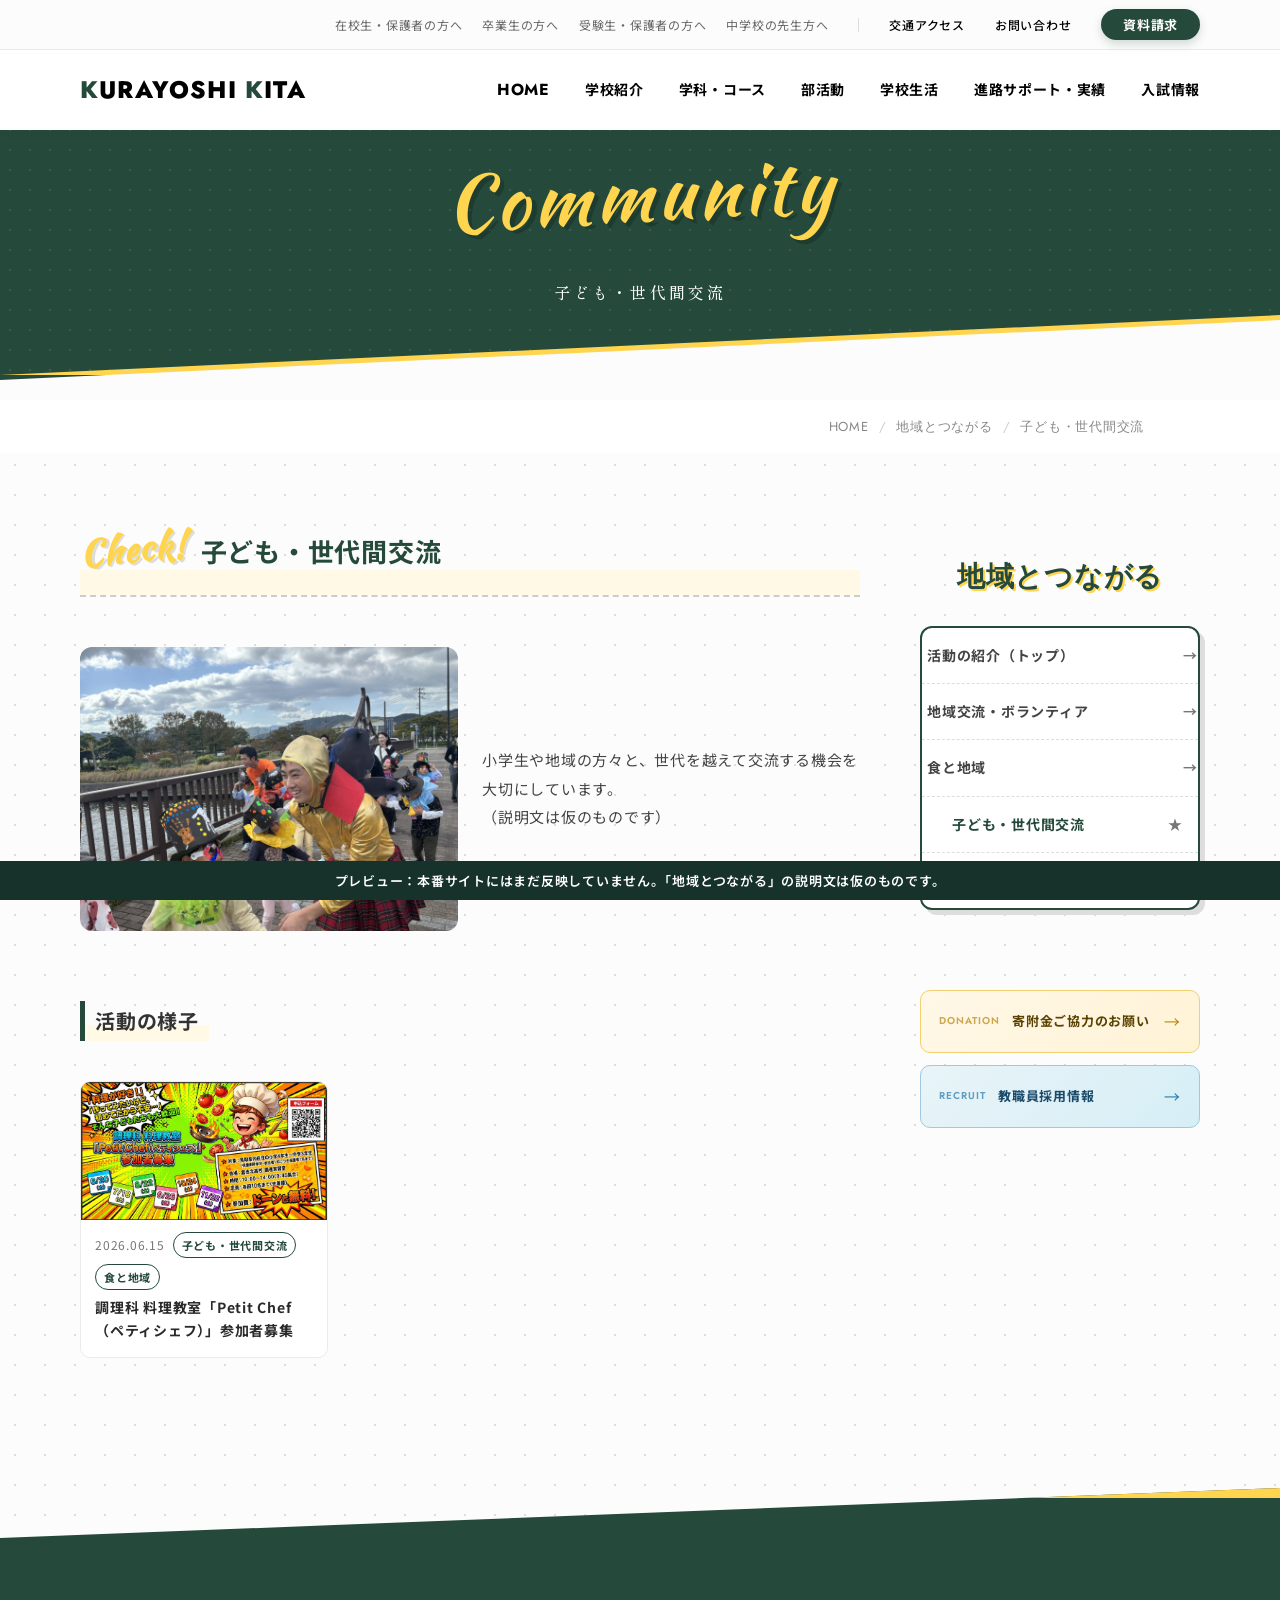
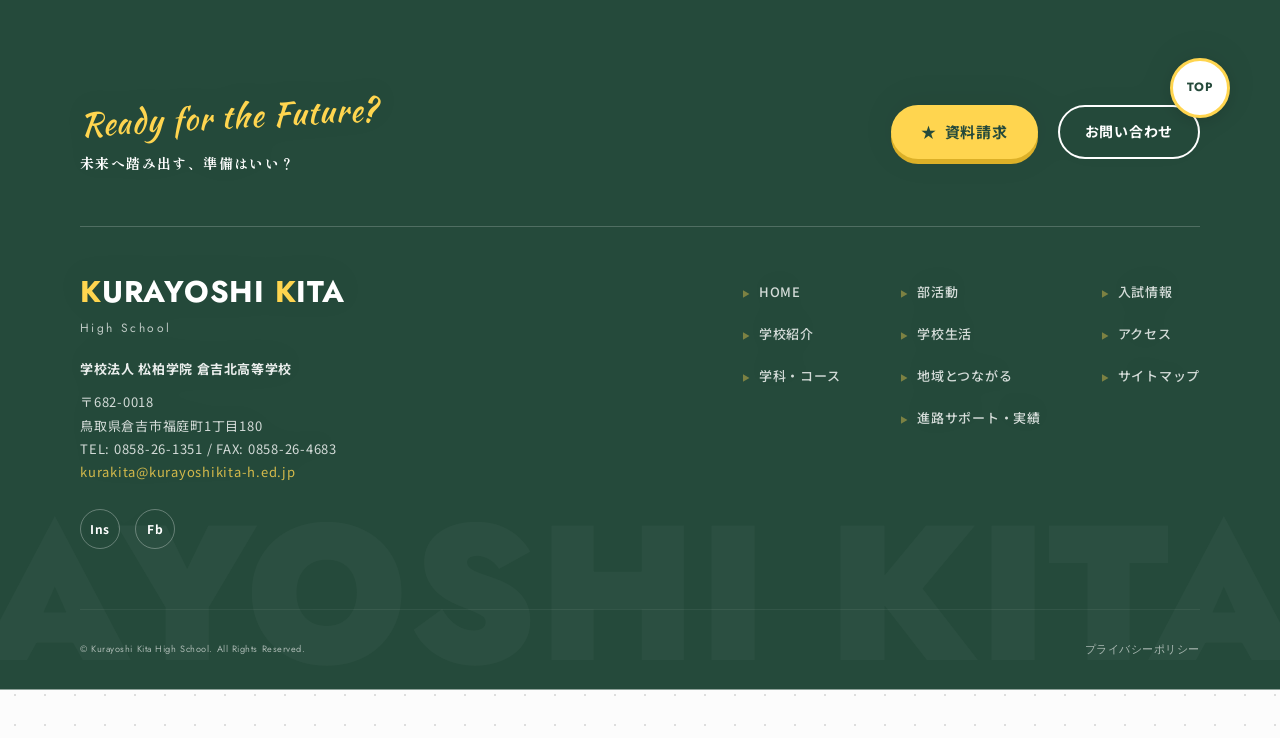
<file: community/community-generations.html>
<!DOCTYPE html>
<html lang="ja">

<head><meta name="robots" content="noindex,nofollow">
    <meta charset="UTF-8">
    <meta name="viewport" content="width=device-width, initial-scale=1.0">
    <title>子ども・世代間交流 – 倉吉北高等学校（プレビュー）</title>

<link rel="preconnect" href="https://fonts.googleapis.com">
<link rel="preconnect" href="https://fonts.gstatic.com" crossorigin>
<link rel='dns-prefetch' href='//cdn.jsdelivr.net' />
<link rel='dns-prefetch' href='//fonts.googleapis.com' />
<style id="wp-img-auto-sizes-contain-inline-css">
img:is([sizes=auto i],[sizes^="auto," i]){contain-intrinsic-size:3000px 1500px}
/*# sourceURL=wp-img-auto-sizes-contain-inline-css */
</style>
<style id="wp-emoji-styles-inline-css">

	img.wp-smiley, img.emoji {
		display: inline !important;
		border: none !important;
		box-shadow: none !important;
		height: 1em !important;
		width: 1em !important;
		margin: 0 0.07em !important;
		vertical-align: -0.1em !important;
		background: none !important;
		padding: 0 !important;
	}
/*# sourceURL=wp-emoji-styles-inline-css */
</style>
<style id="wp-block-library-inline-css">
:root{--wp-block-synced-color:#7a00df;--wp-block-synced-color--rgb:122,0,223;--wp-bound-block-color:var(--wp-block-synced-color);--wp-editor-canvas-background:#ddd;--wp-admin-theme-color:#007cba;--wp-admin-theme-color--rgb:0,124,186;--wp-admin-theme-color-darker-10:#006ba1;--wp-admin-theme-color-darker-10--rgb:0,107,160.5;--wp-admin-theme-color-darker-20:#005a87;--wp-admin-theme-color-darker-20--rgb:0,90,135;--wp-admin-border-width-focus:2px}@media (min-resolution:192dpi){:root{--wp-admin-border-width-focus:1.5px}}.wp-element-button{cursor:pointer}:root .has-very-light-gray-background-color{background-color:#eee}:root .has-very-dark-gray-background-color{background-color:#313131}:root .has-very-light-gray-color{color:#eee}:root .has-very-dark-gray-color{color:#313131}:root .has-vivid-green-cyan-to-vivid-cyan-blue-gradient-background{background:linear-gradient(135deg,#00d084,#0693e3)}:root .has-purple-crush-gradient-background{background:linear-gradient(135deg,#34e2e4,#4721fb 50%,#ab1dfe)}:root .has-hazy-dawn-gradient-background{background:linear-gradient(135deg,#faaca8,#dad0ec)}:root .has-subdued-olive-gradient-background{background:linear-gradient(135deg,#fafae1,#67a671)}:root .has-atomic-cream-gradient-background{background:linear-gradient(135deg,#fdd79a,#004a59)}:root .has-nightshade-gradient-background{background:linear-gradient(135deg,#330968,#31cdcf)}:root .has-midnight-gradient-background{background:linear-gradient(135deg,#020381,#2874fc)}:root{--wp--preset--font-size--normal:16px;--wp--preset--font-size--huge:42px}.has-regular-font-size{font-size:1em}.has-larger-font-size{font-size:2.625em}.has-normal-font-size{font-size:var(--wp--preset--font-size--normal)}.has-huge-font-size{font-size:var(--wp--preset--font-size--huge)}:root .has-text-align-center{text-align:center}:root .has-text-align-left{text-align:left}:root .has-text-align-right{text-align:right}.has-fit-text{white-space:nowrap!important}#end-resizable-editor-section{display:none}.aligncenter{clear:both}.items-justified-left{justify-content:flex-start}.items-justified-center{justify-content:center}.items-justified-right{justify-content:flex-end}.items-justified-space-between{justify-content:space-between}.screen-reader-text{word-wrap:normal!important;border:0;clip-path:inset(50%);height:1px;margin:-1px;overflow:hidden;padding:0;position:absolute;width:1px;word-break:normal!important}.screen-reader-text:focus{background-color:#ddd;clip-path:none;color:#444;display:block;font-size:1em;height:auto;left:5px;line-height:normal;padding:15px 23px 14px;text-decoration:none;top:5px;width:auto;z-index:100000}html :where(.has-border-color){border-style:solid}html :where([style^=border-color],[style*=";border-color"],[style*="; border-color"]){border-style:solid}html :where([style^=border-top-color],[style*=";border-top-color"],[style*="; border-top-color"]){border-top-style:solid}html :where([style^=border-right-color],[style*=";border-right-color"],[style*="; border-right-color"]){border-right-style:solid}html :where([style^=border-bottom-color],[style*=";border-bottom-color"],[style*="; border-bottom-color"]){border-bottom-style:solid}html :where([style^=border-left-color],[style*=";border-left-color"],[style*="; border-left-color"]){border-left-style:solid}html :where([style^=border-width],[style*=";border-width"],[style*="; border-width"]){border-style:solid}html :where([style^=border-top-width],[style*=";border-top-width"],[style*="; border-top-width"]){border-top-style:solid}html :where([style^=border-right-width],[style*=";border-right-width"],[style*="; border-right-width"]){border-right-style:solid}html :where([style^=border-bottom-width],[style*=";border-bottom-width"],[style*="; border-bottom-width"]){border-bottom-style:solid}html :where([style^=border-left-width],[style*=";border-left-width"],[style*="; border-left-width"]){border-left-style:solid}html :where(img[class*=wp-image-]){height:auto;max-width:100%}:where(figure){margin:0 0 1em}html :where(.is-position-sticky){--wp-admin--admin-bar--position-offset:var(--wp-admin--admin-bar--height,0px)}@media screen and (max-width:600px){html :where(.is-position-sticky){--wp-admin--admin-bar--position-offset:0px}}

/*# sourceURL=/wp-includes/css/dist/block-library/common.min.css */
</style>
<style id="classic-theme-styles-inline-css">
/*! This file is auto-generated */
.wp-block-button__link{color:#fff;background-color:#32373c;border-radius:9999px;box-shadow:none;text-decoration:none;padding:calc(.667em + 2px) calc(1.333em + 2px);font-size:1.125em}.wp-block-file__button{background:#32373c;color:#fff;text-decoration:none}
/*# sourceURL=/wp-includes/css/classic-themes.min.css */
</style>

<style id="global-styles-inline-css">
:root{--wp--preset--aspect-ratio--square: 1;--wp--preset--aspect-ratio--4-3: 4/3;--wp--preset--aspect-ratio--3-4: 3/4;--wp--preset--aspect-ratio--3-2: 3/2;--wp--preset--aspect-ratio--2-3: 2/3;--wp--preset--aspect-ratio--16-9: 16/9;--wp--preset--aspect-ratio--9-16: 9/16;--wp--preset--color--black: #000000;--wp--preset--color--cyan-bluish-gray: #abb8c3;--wp--preset--color--white: #ffffff;--wp--preset--color--pale-pink: #f78da7;--wp--preset--color--vivid-red: #cf2e2e;--wp--preset--color--luminous-vivid-orange: #ff6900;--wp--preset--color--luminous-vivid-amber: #fcb900;--wp--preset--color--light-green-cyan: #7bdcb5;--wp--preset--color--vivid-green-cyan: #00d084;--wp--preset--color--pale-cyan-blue: #8ed1fc;--wp--preset--color--vivid-cyan-blue: #0693e3;--wp--preset--color--vivid-purple: #9b51e0;--wp--preset--gradient--vivid-cyan-blue-to-vivid-purple: linear-gradient(135deg,rgb(6,147,227) 0%,rgb(155,81,224) 100%);--wp--preset--gradient--light-green-cyan-to-vivid-green-cyan: linear-gradient(135deg,rgb(122,220,180) 0%,rgb(0,208,130) 100%);--wp--preset--gradient--luminous-vivid-amber-to-luminous-vivid-orange: linear-gradient(135deg,rgb(252,185,0) 0%,rgb(255,105,0) 100%);--wp--preset--gradient--luminous-vivid-orange-to-vivid-red: linear-gradient(135deg,rgb(255,105,0) 0%,rgb(207,46,46) 100%);--wp--preset--gradient--very-light-gray-to-cyan-bluish-gray: linear-gradient(135deg,rgb(238,238,238) 0%,rgb(169,184,195) 100%);--wp--preset--gradient--cool-to-warm-spectrum: linear-gradient(135deg,rgb(74,234,220) 0%,rgb(151,120,209) 20%,rgb(207,42,186) 40%,rgb(238,44,130) 60%,rgb(251,105,98) 80%,rgb(254,248,76) 100%);--wp--preset--gradient--blush-light-purple: linear-gradient(135deg,rgb(255,206,236) 0%,rgb(152,150,240) 100%);--wp--preset--gradient--blush-bordeaux: linear-gradient(135deg,rgb(254,205,165) 0%,rgb(254,45,45) 50%,rgb(107,0,62) 100%);--wp--preset--gradient--luminous-dusk: linear-gradient(135deg,rgb(255,203,112) 0%,rgb(199,81,192) 50%,rgb(65,88,208) 100%);--wp--preset--gradient--pale-ocean: linear-gradient(135deg,rgb(255,245,203) 0%,rgb(182,227,212) 50%,rgb(51,167,181) 100%);--wp--preset--gradient--electric-grass: linear-gradient(135deg,rgb(202,248,128) 0%,rgb(113,206,126) 100%);--wp--preset--gradient--midnight: linear-gradient(135deg,rgb(2,3,129) 0%,rgb(40,116,252) 100%);--wp--preset--font-size--small: 13px;--wp--preset--font-size--medium: 20px;--wp--preset--font-size--large: 36px;--wp--preset--font-size--x-large: 42px;--wp--preset--spacing--20: 0.44rem;--wp--preset--spacing--30: 0.67rem;--wp--preset--spacing--40: 1rem;--wp--preset--spacing--50: 1.5rem;--wp--preset--spacing--60: 2.25rem;--wp--preset--spacing--70: 3.38rem;--wp--preset--spacing--80: 5.06rem;--wp--preset--shadow--natural: 6px 6px 9px rgba(0, 0, 0, 0.2);--wp--preset--shadow--deep: 12px 12px 50px rgba(0, 0, 0, 0.4);--wp--preset--shadow--sharp: 6px 6px 0px rgba(0, 0, 0, 0.2);--wp--preset--shadow--outlined: 6px 6px 0px -3px rgb(255, 255, 255), 6px 6px rgb(0, 0, 0);--wp--preset--shadow--crisp: 6px 6px 0px rgb(0, 0, 0);}.wp-block-button{--wp--preset--dimension--25: 25%;--wp--preset--dimension--50: 50%;--wp--preset--dimension--75: 75%;--wp--preset--dimension--100: 100%;}:where(body) { margin: 0; }:where(.is-layout-flex){gap: 0.5em;}:where(.is-layout-grid){gap: 0.5em;}body .is-layout-flex{display: flex;}.is-layout-flex{flex-wrap: wrap;align-items: center;}.is-layout-flex > :is(*, div){margin: 0;}body .is-layout-grid{display: grid;}.is-layout-grid > :is(*, div){margin: 0;}body{padding-top: 0px;padding-right: 0px;padding-bottom: 0px;padding-left: 0px;}:root :where(.wp-element-button, .wp-block-button__link){background-color: #32373c;border-width: 0;color: #fff;font-family: inherit;font-size: inherit;font-style: inherit;font-weight: inherit;letter-spacing: inherit;line-height: inherit;padding-top: calc(0.667em + 2px);padding-right: calc(1.333em + 2px);padding-bottom: calc(0.667em + 2px);padding-left: calc(1.333em + 2px);text-decoration: none;text-transform: inherit;}.has-black-color{color: var(--wp--preset--color--black) !important;}.has-cyan-bluish-gray-color{color: var(--wp--preset--color--cyan-bluish-gray) !important;}.has-white-color{color: var(--wp--preset--color--white) !important;}.has-pale-pink-color{color: var(--wp--preset--color--pale-pink) !important;}.has-vivid-red-color{color: var(--wp--preset--color--vivid-red) !important;}.has-luminous-vivid-orange-color{color: var(--wp--preset--color--luminous-vivid-orange) !important;}.has-luminous-vivid-amber-color{color: var(--wp--preset--color--luminous-vivid-amber) !important;}.has-light-green-cyan-color{color: var(--wp--preset--color--light-green-cyan) !important;}.has-vivid-green-cyan-color{color: var(--wp--preset--color--vivid-green-cyan) !important;}.has-pale-cyan-blue-color{color: var(--wp--preset--color--pale-cyan-blue) !important;}.has-vivid-cyan-blue-color{color: var(--wp--preset--color--vivid-cyan-blue) !important;}.has-vivid-purple-color{color: var(--wp--preset--color--vivid-purple) !important;}.has-black-background-color{background-color: var(--wp--preset--color--black) !important;}.has-cyan-bluish-gray-background-color{background-color: var(--wp--preset--color--cyan-bluish-gray) !important;}.has-white-background-color{background-color: var(--wp--preset--color--white) !important;}.has-pale-pink-background-color{background-color: var(--wp--preset--color--pale-pink) !important;}.has-vivid-red-background-color{background-color: var(--wp--preset--color--vivid-red) !important;}.has-luminous-vivid-orange-background-color{background-color: var(--wp--preset--color--luminous-vivid-orange) !important;}.has-luminous-vivid-amber-background-color{background-color: var(--wp--preset--color--luminous-vivid-amber) !important;}.has-light-green-cyan-background-color{background-color: var(--wp--preset--color--light-green-cyan) !important;}.has-vivid-green-cyan-background-color{background-color: var(--wp--preset--color--vivid-green-cyan) !important;}.has-pale-cyan-blue-background-color{background-color: var(--wp--preset--color--pale-cyan-blue) !important;}.has-vivid-cyan-blue-background-color{background-color: var(--wp--preset--color--vivid-cyan-blue) !important;}.has-vivid-purple-background-color{background-color: var(--wp--preset--color--vivid-purple) !important;}.has-black-border-color{border-color: var(--wp--preset--color--black) !important;}.has-cyan-bluish-gray-border-color{border-color: var(--wp--preset--color--cyan-bluish-gray) !important;}.has-white-border-color{border-color: var(--wp--preset--color--white) !important;}.has-pale-pink-border-color{border-color: var(--wp--preset--color--pale-pink) !important;}.has-vivid-red-border-color{border-color: var(--wp--preset--color--vivid-red) !important;}.has-luminous-vivid-orange-border-color{border-color: var(--wp--preset--color--luminous-vivid-orange) !important;}.has-luminous-vivid-amber-border-color{border-color: var(--wp--preset--color--luminous-vivid-amber) !important;}.has-light-green-cyan-border-color{border-color: var(--wp--preset--color--light-green-cyan) !important;}.has-vivid-green-cyan-border-color{border-color: var(--wp--preset--color--vivid-green-cyan) !important;}.has-pale-cyan-blue-border-color{border-color: var(--wp--preset--color--pale-cyan-blue) !important;}.has-vivid-cyan-blue-border-color{border-color: var(--wp--preset--color--vivid-cyan-blue) !important;}.has-vivid-purple-border-color{border-color: var(--wp--preset--color--vivid-purple) !important;}.has-vivid-cyan-blue-to-vivid-purple-gradient-background{background: var(--wp--preset--gradient--vivid-cyan-blue-to-vivid-purple) !important;}.has-light-green-cyan-to-vivid-green-cyan-gradient-background{background: var(--wp--preset--gradient--light-green-cyan-to-vivid-green-cyan) !important;}.has-luminous-vivid-amber-to-luminous-vivid-orange-gradient-background{background: var(--wp--preset--gradient--luminous-vivid-amber-to-luminous-vivid-orange) !important;}.has-luminous-vivid-orange-to-vivid-red-gradient-background{background: var(--wp--preset--gradient--luminous-vivid-orange-to-vivid-red) !important;}.has-very-light-gray-to-cyan-bluish-gray-gradient-background{background: var(--wp--preset--gradient--very-light-gray-to-cyan-bluish-gray) !important;}.has-cool-to-warm-spectrum-gradient-background{background: var(--wp--preset--gradient--cool-to-warm-spectrum) !important;}.has-blush-light-purple-gradient-background{background: var(--wp--preset--gradient--blush-light-purple) !important;}.has-blush-bordeaux-gradient-background{background: var(--wp--preset--gradient--blush-bordeaux) !important;}.has-luminous-dusk-gradient-background{background: var(--wp--preset--gradient--luminous-dusk) !important;}.has-pale-ocean-gradient-background{background: var(--wp--preset--gradient--pale-ocean) !important;}.has-electric-grass-gradient-background{background: var(--wp--preset--gradient--electric-grass) !important;}.has-midnight-gradient-background{background: var(--wp--preset--gradient--midnight) !important;}.has-small-font-size{font-size: var(--wp--preset--font-size--small) !important;}.has-medium-font-size{font-size: var(--wp--preset--font-size--medium) !important;}.has-large-font-size{font-size: var(--wp--preset--font-size--large) !important;}.has-x-large-font-size{font-size: var(--wp--preset--font-size--x-large) !important;}
/*# sourceURL=global-styles-inline-css */
</style>

<link rel='stylesheet' id='google-fonts-css' href='https://fonts.googleapis.com/css2?family=Jost:wght@400;500;700&#038;family=Kaushan+Script&#038;family=Shippori+Mincho:wght@400;500;600&#038;family=Noto+Sans+JP:wght@400;500;700&#038;display=swap' media='all' />
<style data-src="swiper-bundle.min.css">
/**
 * Swiper 11.1.15
 * Most modern mobile touch slider and framework with hardware accelerated transitions
 * https://swiperjs.com
 *
 * Copyright 2014-2024 Vladimir Kharlampidi
 *
 * Released under the MIT License
 *
 * Released on: November 18, 2024
 */

@font-face{font-family:swiper-icons;src:url('data:application/font-woff;charset=utf-8;base64, [base64]//wADZ2x5ZgAAAywAAADMAAAD2MHtryVoZWFkAAABbAAAADAAAAA2E2+eoWhoZWEAAAGcAAAAHwAAACQC9gDzaG10eAAAAigAAAAZAAAArgJkABFsb2NhAAAC0AAAAFoAAABaFQAUGG1heHAAAAG8AAAAHwAAACAAcABAbmFtZQAAA/gAAAE5AAACXvFdBwlwb3N0AAAFNAAAAGIAAACE5s74hXjaY2BkYGAAYpf5Hu/j+W2+MnAzMYDAzaX6QjD6/4//Bxj5GA8AuRwMYGkAPywL13jaY2BkYGA88P8Agx4j+/8fQDYfA1AEBWgDAIB2BOoAeNpjYGRgYNBh4GdgYgABEMnIABJzYNADCQAACWgAsQB42mNgYfzCOIGBlYGB0YcxjYGBwR1Kf2WQZGhhYGBiYGVmgAFGBiQQkOaawtDAoMBQxXjg/wEGPcYDDA4wNUA2CCgwsAAAO4EL6gAAeNpj2M0gyAACqxgGNWBkZ2D4/wMA+xkDdgAAAHjaY2BgYGaAYBkGRgYQiAHyGMF8FgYHIM3DwMHABGQrMOgyWDLEM1T9/w8UBfEMgLzE////P/5//f/V/xv+r4eaAAeMbAxwIUYmIMHEgKYAYjUcsDAwsLKxc3BycfPw8jEQA/[base64]/uznmfPFBNODM2K7MTQ45YEAZqGP81AmGGcF3iPqOop0r1SPTaTbVkfUe4HXj97wYE+yNwWYxwWu4v1ugWHgo3S1XdZEVqWM7ET0cfnLGxWfkgR42o2PvWrDMBSFj/IHLaF0zKjRgdiVMwScNRAoWUoH78Y2icB/yIY09An6AH2Bdu/UB+yxopYshQiEvnvu0dURgDt8QeC8PDw7Fpji3fEA4z/PEJ6YOB5hKh4dj3EvXhxPqH/SKUY3rJ7srZ4FZnh1PMAtPhwP6fl2PMJMPDgeQ4rY8YT6Gzao0eAEA409DuggmTnFnOcSCiEiLMgxCiTI6Cq5DZUd3Qmp10vO0LaLTd2cjN4fOumlc7lUYbSQcZFkutRG7g6JKZKy0RmdLY680CDnEJ+UMkpFFe1RN7nxdVpXrC4aTtnaurOnYercZg2YVmLN/d/gczfEimrE/fs/bOuq29Zmn8tloORaXgZgGa78yO9/cnXm2BpaGvq25Dv9S4E9+5SIc9PqupJKhYFSSl47+Qcr1mYNAAAAeNptw0cKwkAAAMDZJA8Q7OUJvkLsPfZ6zFVERPy8qHh2YER+3i/BP83vIBLLySsoKimrqKqpa2hp6+jq6RsYGhmbmJqZSy0sraxtbO3sHRydnEMU4uR6yx7JJXveP7WrDycAAAAAAAH//wACeNpjYGRgYOABYhkgZgJCZgZNBkYGLQZtIJsFLMYAAAw3ALgAeNolizEKgDAQBCchRbC2sFER0YD6qVQiBCv/H9ezGI6Z5XBAw8CBK/m5iQQVauVbXLnOrMZv2oLdKFa8Pjuru2hJzGabmOSLzNMzvutpB3N42mNgZGBg4GKQYzBhYMxJLMlj4GBgAYow/P/PAJJhLM6sSoWKfWCAAwDAjgbRAAB42mNgYGBkAIIbCZo5IPrmUn0hGA0AO8EFTQAA');font-weight:400;font-style:normal}:root{--swiper-theme-color:#007aff}:host{position:relative;display:block;margin-left:auto;margin-right:auto;z-index:1}.swiper{margin-left:auto;margin-right:auto;position:relative;overflow:hidden;list-style:none;padding:0;z-index:1;display:block}.swiper-vertical>.swiper-wrapper{flex-direction:column}.swiper-wrapper{position:relative;width:100%;height:100%;z-index:1;display:flex;transition-property:transform;transition-timing-function:var(--swiper-wrapper-transition-timing-function,initial);box-sizing:content-box}.swiper-android .swiper-slide,.swiper-ios .swiper-slide,.swiper-wrapper{transform:translate3d(0px,0,0)}.swiper-horizontal{touch-action:pan-y}.swiper-vertical{touch-action:pan-x}.swiper-slide{flex-shrink:0;width:100%;height:100%;position:relative;transition-property:transform;display:block}.swiper-slide-invisible-blank{visibility:hidden}.swiper-autoheight,.swiper-autoheight .swiper-slide{height:auto}.swiper-autoheight .swiper-wrapper{align-items:flex-start;transition-property:transform,height}.swiper-backface-hidden .swiper-slide{transform:translateZ(0);-webkit-backface-visibility:hidden;backface-visibility:hidden}.swiper-3d.swiper-css-mode .swiper-wrapper{perspective:1200px}.swiper-3d .swiper-wrapper{transform-style:preserve-3d}.swiper-3d{perspective:1200px}.swiper-3d .swiper-cube-shadow,.swiper-3d .swiper-slide{transform-style:preserve-3d}.swiper-css-mode>.swiper-wrapper{overflow:auto;scrollbar-width:none;-ms-overflow-style:none}.swiper-css-mode>.swiper-wrapper::-webkit-scrollbar{display:none}.swiper-css-mode>.swiper-wrapper>.swiper-slide{scroll-snap-align:start start}.swiper-css-mode.swiper-horizontal>.swiper-wrapper{scroll-snap-type:x mandatory}.swiper-css-mode.swiper-vertical>.swiper-wrapper{scroll-snap-type:y mandatory}.swiper-css-mode.swiper-free-mode>.swiper-wrapper{scroll-snap-type:none}.swiper-css-mode.swiper-free-mode>.swiper-wrapper>.swiper-slide{scroll-snap-align:none}.swiper-css-mode.swiper-centered>.swiper-wrapper::before{content:'';flex-shrink:0;order:9999}.swiper-css-mode.swiper-centered>.swiper-wrapper>.swiper-slide{scroll-snap-align:center center;scroll-snap-stop:always}.swiper-css-mode.swiper-centered.swiper-horizontal>.swiper-wrapper>.swiper-slide:first-child{margin-inline-start:var(--swiper-centered-offset-before)}.swiper-css-mode.swiper-centered.swiper-horizontal>.swiper-wrapper::before{height:100%;min-height:1px;width:var(--swiper-centered-offset-after)}.swiper-css-mode.swiper-centered.swiper-vertical>.swiper-wrapper>.swiper-slide:first-child{margin-block-start:var(--swiper-centered-offset-before)}.swiper-css-mode.swiper-centered.swiper-vertical>.swiper-wrapper::before{width:100%;min-width:1px;height:var(--swiper-centered-offset-after)}.swiper-3d .swiper-slide-shadow,.swiper-3d .swiper-slide-shadow-bottom,.swiper-3d .swiper-slide-shadow-left,.swiper-3d .swiper-slide-shadow-right,.swiper-3d .swiper-slide-shadow-top{position:absolute;left:0;top:0;width:100%;height:100%;pointer-events:none;z-index:10}.swiper-3d .swiper-slide-shadow{background:rgba(0,0,0,.15)}.swiper-3d .swiper-slide-shadow-left{background-image:linear-gradient(to left,rgba(0,0,0,.5),rgba(0,0,0,0))}.swiper-3d .swiper-slide-shadow-right{background-image:linear-gradient(to right,rgba(0,0,0,.5),rgba(0,0,0,0))}.swiper-3d .swiper-slide-shadow-top{background-image:linear-gradient(to top,rgba(0,0,0,.5),rgba(0,0,0,0))}.swiper-3d .swiper-slide-shadow-bottom{background-image:linear-gradient(to bottom,rgba(0,0,0,.5),rgba(0,0,0,0))}.swiper-lazy-preloader{width:42px;height:42px;position:absolute;left:50%;top:50%;margin-left:-21px;margin-top:-21px;z-index:10;transform-origin:50%;box-sizing:border-box;border:4px solid var(--swiper-preloader-color,var(--swiper-theme-color));border-radius:50%;border-top-color:transparent}.swiper-watch-progress .swiper-slide-visible .swiper-lazy-preloader,.swiper:not(.swiper-watch-progress) .swiper-lazy-preloader{animation:swiper-preloader-spin 1s infinite linear}.swiper-lazy-preloader-white{--swiper-preloader-color:#fff}.swiper-lazy-preloader-black{--swiper-preloader-color:#000}@keyframes swiper-preloader-spin{0%{transform:rotate(0deg)}100%{transform:rotate(360deg)}}.swiper-virtual .swiper-slide{-webkit-backface-visibility:hidden;transform:translateZ(0)}.swiper-virtual.swiper-css-mode .swiper-wrapper::after{content:'';position:absolute;left:0;top:0;pointer-events:none}.swiper-virtual.swiper-css-mode.swiper-horizontal .swiper-wrapper::after{height:1px;width:var(--swiper-virtual-size)}.swiper-virtual.swiper-css-mode.swiper-vertical .swiper-wrapper::after{width:1px;height:var(--swiper-virtual-size)}:root{--swiper-navigation-size:44px}.swiper-button-next,.swiper-button-prev{position:absolute;top:var(--swiper-navigation-top-offset,50%);width:calc(var(--swiper-navigation-size)/ 44 * 27);height:var(--swiper-navigation-size);margin-top:calc(0px - (var(--swiper-navigation-size)/ 2));z-index:10;cursor:pointer;display:flex;align-items:center;justify-content:center;color:var(--swiper-navigation-color,var(--swiper-theme-color))}.swiper-button-next.swiper-button-disabled,.swiper-button-prev.swiper-button-disabled{opacity:.35;cursor:auto;pointer-events:none}.swiper-button-next.swiper-button-hidden,.swiper-button-prev.swiper-button-hidden{opacity:0;cursor:auto;pointer-events:none}.swiper-navigation-disabled .swiper-button-next,.swiper-navigation-disabled .swiper-button-prev{display:none!important}.swiper-button-next svg,.swiper-button-prev svg{width:100%;height:100%;object-fit:contain;transform-origin:center}.swiper-rtl .swiper-button-next svg,.swiper-rtl .swiper-button-prev svg{transform:rotate(180deg)}.swiper-button-prev,.swiper-rtl .swiper-button-next{left:var(--swiper-navigation-sides-offset,10px);right:auto}.swiper-button-next,.swiper-rtl .swiper-button-prev{right:var(--swiper-navigation-sides-offset,10px);left:auto}.swiper-button-lock{display:none}.swiper-button-next:after,.swiper-button-prev:after{font-family:swiper-icons;font-size:var(--swiper-navigation-size);text-transform:none!important;letter-spacing:0;font-variant:initial;line-height:1}.swiper-button-prev:after,.swiper-rtl .swiper-button-next:after{content:'prev'}.swiper-button-next,.swiper-rtl .swiper-button-prev{right:var(--swiper-navigation-sides-offset,10px);left:auto}.swiper-button-next:after,.swiper-rtl .swiper-button-prev:after{content:'next'}.swiper-pagination{position:absolute;text-align:center;transition:.3s opacity;transform:translate3d(0,0,0);z-index:10}.swiper-pagination.swiper-pagination-hidden{opacity:0}.swiper-pagination-disabled>.swiper-pagination,.swiper-pagination.swiper-pagination-disabled{display:none!important}.swiper-horizontal>.swiper-pagination-bullets,.swiper-pagination-bullets.swiper-pagination-horizontal,.swiper-pagination-custom,.swiper-pagination-fraction{bottom:var(--swiper-pagination-bottom,8px);top:var(--swiper-pagination-top,auto);left:0;width:100%}.swiper-pagination-bullets-dynamic{overflow:hidden;font-size:0}.swiper-pagination-bullets-dynamic .swiper-pagination-bullet{transform:scale(.33);position:relative}.swiper-pagination-bullets-dynamic .swiper-pagination-bullet-active{transform:scale(1)}.swiper-pagination-bullets-dynamic .swiper-pagination-bullet-active-main{transform:scale(1)}.swiper-pagination-bullets-dynamic .swiper-pagination-bullet-active-prev{transform:scale(.66)}.swiper-pagination-bullets-dynamic .swiper-pagination-bullet-active-prev-prev{transform:scale(.33)}.swiper-pagination-bullets-dynamic .swiper-pagination-bullet-active-next{transform:scale(.66)}.swiper-pagination-bullets-dynamic .swiper-pagination-bullet-active-next-next{transform:scale(.33)}.swiper-pagination-bullet{width:var(--swiper-pagination-bullet-width,var(--swiper-pagination-bullet-size,8px));height:var(--swiper-pagination-bullet-height,var(--swiper-pagination-bullet-size,8px));display:inline-block;border-radius:var(--swiper-pagination-bullet-border-radius,50%);background:var(--swiper-pagination-bullet-inactive-color,#000);opacity:var(--swiper-pagination-bullet-inactive-opacity, .2)}button.swiper-pagination-bullet{border:none;margin:0;padding:0;box-shadow:none;-webkit-appearance:none;appearance:none}.swiper-pagination-clickable .swiper-pagination-bullet{cursor:pointer}.swiper-pagination-bullet:only-child{display:none!important}.swiper-pagination-bullet-active{opacity:var(--swiper-pagination-bullet-opacity, 1);background:var(--swiper-pagination-color,var(--swiper-theme-color))}.swiper-pagination-vertical.swiper-pagination-bullets,.swiper-vertical>.swiper-pagination-bullets{right:var(--swiper-pagination-right,8px);left:var(--swiper-pagination-left,auto);top:50%;transform:translate3d(0px,-50%,0)}.swiper-pagination-vertical.swiper-pagination-bullets .swiper-pagination-bullet,.swiper-vertical>.swiper-pagination-bullets .swiper-pagination-bullet{margin:var(--swiper-pagination-bullet-vertical-gap,6px) 0;display:block}.swiper-pagination-vertical.swiper-pagination-bullets.swiper-pagination-bullets-dynamic,.swiper-vertical>.swiper-pagination-bullets.swiper-pagination-bullets-dynamic{top:50%;transform:translateY(-50%);width:8px}.swiper-pagination-vertical.swiper-pagination-bullets.swiper-pagination-bullets-dynamic .swiper-pagination-bullet,.swiper-vertical>.swiper-pagination-bullets.swiper-pagination-bullets-dynamic .swiper-pagination-bullet{display:inline-block;transition:.2s transform,.2s top}.swiper-horizontal>.swiper-pagination-bullets .swiper-pagination-bullet,.swiper-pagination-horizontal.swiper-pagination-bullets .swiper-pagination-bullet{margin:0 var(--swiper-pagination-bullet-horizontal-gap,4px)}.swiper-horizontal>.swiper-pagination-bullets.swiper-pagination-bullets-dynamic,.swiper-pagination-horizontal.swiper-pagination-bullets.swiper-pagination-bullets-dynamic{left:50%;transform:translateX(-50%);white-space:nowrap}.swiper-horizontal>.swiper-pagination-bullets.swiper-pagination-bullets-dynamic .swiper-pagination-bullet,.swiper-pagination-horizontal.swiper-pagination-bullets.swiper-pagination-bullets-dynamic .swiper-pagination-bullet{transition:.2s transform,.2s left}.swiper-horizontal.swiper-rtl>.swiper-pagination-bullets-dynamic .swiper-pagination-bullet{transition:.2s transform,.2s right}.swiper-pagination-fraction{color:var(--swiper-pagination-fraction-color,inherit)}.swiper-pagination-progressbar{background:var(--swiper-pagination-progressbar-bg-color,rgba(0,0,0,.25));position:absolute}.swiper-pagination-progressbar .swiper-pagination-progressbar-fill{background:var(--swiper-pagination-color,var(--swiper-theme-color));position:absolute;left:0;top:0;width:100%;height:100%;transform:scale(0);transform-origin:left top}.swiper-rtl .swiper-pagination-progressbar .swiper-pagination-progressbar-fill{transform-origin:right top}.swiper-horizontal>.swiper-pagination-progressbar,.swiper-pagination-progressbar.swiper-pagination-horizontal,.swiper-pagination-progressbar.swiper-pagination-vertical.swiper-pagination-progressbar-opposite,.swiper-vertical>.swiper-pagination-progressbar.swiper-pagination-progressbar-opposite{width:100%;height:var(--swiper-pagination-progressbar-size,4px);left:0;top:0}.swiper-horizontal>.swiper-pagination-progressbar.swiper-pagination-progressbar-opposite,.swiper-pagination-progressbar.swiper-pagination-horizontal.swiper-pagination-progressbar-opposite,.swiper-pagination-progressbar.swiper-pagination-vertical,.swiper-vertical>.swiper-pagination-progressbar{width:var(--swiper-pagination-progressbar-size,4px);height:100%;left:0;top:0}.swiper-pagination-lock{display:none}.swiper-scrollbar{border-radius:var(--swiper-scrollbar-border-radius,10px);position:relative;touch-action:none;background:var(--swiper-scrollbar-bg-color,rgba(0,0,0,.1))}.swiper-scrollbar-disabled>.swiper-scrollbar,.swiper-scrollbar.swiper-scrollbar-disabled{display:none!important}.swiper-horizontal>.swiper-scrollbar,.swiper-scrollbar.swiper-scrollbar-horizontal{position:absolute;left:var(--swiper-scrollbar-sides-offset,1%);bottom:var(--swiper-scrollbar-bottom,4px);top:var(--swiper-scrollbar-top,auto);z-index:50;height:var(--swiper-scrollbar-size,4px);width:calc(100% - 2 * var(--swiper-scrollbar-sides-offset,1%))}.swiper-scrollbar.swiper-scrollbar-vertical,.swiper-vertical>.swiper-scrollbar{position:absolute;left:var(--swiper-scrollbar-left,auto);right:var(--swiper-scrollbar-right,4px);top:var(--swiper-scrollbar-sides-offset,1%);z-index:50;width:var(--swiper-scrollbar-size,4px);height:calc(100% - 2 * var(--swiper-scrollbar-sides-offset,1%))}.swiper-scrollbar-drag{height:100%;width:100%;position:relative;background:var(--swiper-scrollbar-drag-bg-color,rgba(0,0,0,.5));border-radius:var(--swiper-scrollbar-border-radius,10px);left:0;top:0}.swiper-scrollbar-cursor-drag{cursor:move}.swiper-scrollbar-lock{display:none}.swiper-zoom-container{width:100%;height:100%;display:flex;justify-content:center;align-items:center;text-align:center}.swiper-zoom-container>canvas,.swiper-zoom-container>img,.swiper-zoom-container>svg{max-width:100%;max-height:100%;object-fit:contain}.swiper-slide-zoomed{cursor:move;touch-action:none}.swiper .swiper-notification{position:absolute;left:0;top:0;pointer-events:none;opacity:0;z-index:-1000}.swiper-free-mode>.swiper-wrapper{transition-timing-function:ease-out;margin:0 auto}.swiper-grid>.swiper-wrapper{flex-wrap:wrap}.swiper-grid-column>.swiper-wrapper{flex-wrap:wrap;flex-direction:column}.swiper-fade.swiper-free-mode .swiper-slide{transition-timing-function:ease-out}.swiper-fade .swiper-slide{pointer-events:none;transition-property:opacity}.swiper-fade .swiper-slide .swiper-slide{pointer-events:none}.swiper-fade .swiper-slide-active{pointer-events:auto}.swiper-fade .swiper-slide-active .swiper-slide-active{pointer-events:auto}.swiper.swiper-cube{overflow:visible}.swiper-cube .swiper-slide{pointer-events:none;-webkit-backface-visibility:hidden;backface-visibility:hidden;z-index:1;visibility:hidden;transform-origin:0 0;width:100%;height:100%}.swiper-cube .swiper-slide .swiper-slide{pointer-events:none}.swiper-cube.swiper-rtl .swiper-slide{transform-origin:100% 0}.swiper-cube .swiper-slide-active,.swiper-cube .swiper-slide-active .swiper-slide-active{pointer-events:auto}.swiper-cube .swiper-slide-active,.swiper-cube .swiper-slide-next,.swiper-cube .swiper-slide-prev{pointer-events:auto;visibility:visible}.swiper-cube .swiper-cube-shadow{position:absolute;left:0;bottom:0px;width:100%;height:100%;opacity:.6;z-index:0}.swiper-cube .swiper-cube-shadow:before{content:'';background:#000;position:absolute;left:0;top:0;bottom:0;right:0;filter:blur(50px)}.swiper-cube .swiper-slide-next+.swiper-slide{pointer-events:auto;visibility:visible}.swiper-cube .swiper-slide-shadow-cube.swiper-slide-shadow-bottom,.swiper-cube .swiper-slide-shadow-cube.swiper-slide-shadow-left,.swiper-cube .swiper-slide-shadow-cube.swiper-slide-shadow-right,.swiper-cube .swiper-slide-shadow-cube.swiper-slide-shadow-top{z-index:0;-webkit-backface-visibility:hidden;backface-visibility:hidden}.swiper.swiper-flip{overflow:visible}.swiper-flip .swiper-slide{pointer-events:none;-webkit-backface-visibility:hidden;backface-visibility:hidden;z-index:1}.swiper-flip .swiper-slide .swiper-slide{pointer-events:none}.swiper-flip .swiper-slide-active,.swiper-flip .swiper-slide-active .swiper-slide-active{pointer-events:auto}.swiper-flip .swiper-slide-shadow-flip.swiper-slide-shadow-bottom,.swiper-flip .swiper-slide-shadow-flip.swiper-slide-shadow-left,.swiper-flip .swiper-slide-shadow-flip.swiper-slide-shadow-right,.swiper-flip .swiper-slide-shadow-flip.swiper-slide-shadow-top{z-index:0;-webkit-backface-visibility:hidden;backface-visibility:hidden}.swiper-creative .swiper-slide{-webkit-backface-visibility:hidden;backface-visibility:hidden;overflow:hidden;transition-property:transform,opacity,height}.swiper.swiper-cards{overflow:visible}.swiper-cards .swiper-slide{transform-origin:center bottom;-webkit-backface-visibility:hidden;backface-visibility:hidden;overflow:hidden}
</style>
<style data-src="style.css">
/*
Theme Name: Kurayoshi Kita
Theme URI: http://localhost:8888/kurayoshi-kita-site/
Author: Kurayoshi Kita High School
Description: 倉吉北高校 公式サイトテーマ - Lively Atmosphere
Version: 1.0.0
Text Domain: kurayoshi-kita
*/

 /* =========================================
           ROOT & RESET
           ========================================= */
 :root {
     --c-bg: #ffffff;
     --c-text: #2a2a2a;
     --c-gray: #777;
     --c-line: #eaeaea;
     --c-green: #254a3b;
     /* Deep Green (Base) */
     --c-accent: #FFD54F;
     /* Sunny Yellow (Fun Accent) */
     --c-accent-light: #fff9e6;
     --c-line-app: #06c755;

     --font-jp-serif: "Shippori Mincho", serif;
     --font-jp-sans: "Noto Sans JP", sans-serif;
     --font-en: "Jost", sans-serif;
     --font-hand: "Kaushan Script", cursive;
     /* Handwritten Font */

     --w-content: 1200px;
     --easing: cubic-bezier(0.25, 1, 0.5, 1);
 }

 html {
     overflow-x: hidden;
 }

 body {
     font-family: var(--font-jp-sans);
     margin: 0;
     background: var(--c-bg);
     color: var(--c-text);
     font-size: 15px;
     line-height: 1.8;
     letter-spacing: 0.05em;
     -webkit-font-smoothing: antialiased;
     overflow-x: hidden;
 }

 * {
     box-sizing: border-box;
 }

 a {
     text-decoration: none;
     color: inherit;
     transition: all 0.3s;
 }

 ul {
     list-style: none;
     padding: 0;
     margin: 0;
 }

 img {
     width: 100%;
     height: auto;
     display: block;
 }

 button {
     background: none;
     border: none;
     font-family: inherit;
     cursor: pointer;
 }

 /* =========================================
           HEADER
           ========================================= */
 header {
     position: fixed;
     top: 0;
     left: 0;
     width: 100%;
     z-index: 1000;
     background: rgba(255, 255, 255, 0.98);
     box-shadow: 0 2px 10px rgba(0, 0, 0, 0.03);
 }

 .header-upper {
     background: #fcfcfc;
     font-size: 12px;
     color: #666;
     height: 50px;
     display: flex;
     align-items: center;
     border-bottom: 1px solid var(--c-line);
 }

 .upper-inner {
     width: 100%;
     max-width: var(--w-content);
     margin: 0 auto;
     padding: 0 40px;
     display: flex;
     justify-content: flex-end;
     align-items: center;
     gap: 30px;
 }

 .nav-target {
     display: flex;
     align-items: center;
     gap: 20px;
     position: relative;
 }

 .nav-target::after {
     content: '';
     display: block;
     width: 1px;
     height: 14px;
     background: #ddd;
     margin-left: 10px;
 }

 .nav-target li {
     cursor: pointer;
     position: relative;
 }

 .nav-target li::after {
     content: '';
     position: absolute;
     bottom: -2px;
     left: 0;
     width: 0;
     height: 1px;
     background: var(--c-green);
     transition: 0.3s;
 }

 .nav-target li:hover {
     color: var(--c-green);
 }

 .nav-target li:hover::after {
     width: 100%;
 }

 .nav-utility {
     display: flex;
     align-items: center;
     gap: 30px;
     font-weight: 500;
     color: #000;
 }

 .btn-request {
     background: var(--c-green);
     color: #fff;
     padding: 8px 22px;
     border-radius: 50px;
     font-weight: bold;
     font-size: 13px;
     letter-spacing: 0.05em;
     transition: 0.3s;
     display: inline-block;
     line-height: 1.2;
     box-shadow: 0 4px 10px rgba(37, 74, 59, 0.2);
 }

 .btn-request:hover {
     background: var(--c-accent);
     color: var(--c-green);
     /* Yellow on Hover */
     transform: translateY(-2px);
     box-shadow: 0 6px 15px rgba(255, 213, 79, 0.4);
 }

 .header-lower {
     background: #fff;
     height: 80px;
     display: flex;
     align-items: center;
 }

 .lower-inner {
     width: 100%;
     max-width: var(--w-content);
     margin: 0 auto;
     padding: 0 40px;
     display: flex;
     justify-content: space-between;
     align-items: center;
 }

 .logo {
     font-family: var(--font-en);
     font-size: 24px;
     font-weight: 800;
     letter-spacing: 0.05em;
     color: #000;
     margin-right: 40px;
 }

 .logo a {
     color: inherit;
     text-decoration: none;
 }

 .gnav {
     display: flex;
     gap: 35px;
     flex: 1;
     justify-content: flex-end;
 }

 .gnav-item {
     font-size: 14px;
     font-weight: 700;
     color: #000;
     cursor: pointer;
     position: relative;
     padding: 10px 0;
     font-family: var(--font-jp-sans);
     letter-spacing: 0.05em;
     height: 80px;
     display: flex;
     align-items: center;
 }

 .gnav-item.en {
     font-family: var(--font-en);
     font-size: 16px;
 }

 /* Navigation Underline (Yellow) */
 .gnav-item::after {
     content: '';
     position: absolute;
     bottom: 0;
     left: 0;
     width: 0;
     height: 4px;
     background: var(--c-accent);
     border-radius: 4px 4px 0 0;
     transition: width 0.3s var(--easing);
 }

 .gnav-item:hover::after,
 .gnav-item.active::after {
     width: 100%;
 }

 /* Mega Menu (Simple Fade) */
 .mega-menu {
     position: fixed;
     top: 130px;
     left: 0;
     width: 100%;
     background: #fff;
     box-shadow: 0 10px 30px rgba(0, 0, 0, 0.05);
     border-top: 1px solid #eee;
     opacity: 0;
     visibility: hidden;
     transform: translateY(10px);
     transition: all 0.3s var(--easing);
     z-index: 900;
     padding: 40px 0 50px;
     pointer-events: none;
 }

 .gnav-item:hover .mega-menu {
     opacity: 1;
     visibility: visible;
     transform: translateY(0);
     pointer-events: auto;
 }

 .mega-inner {
     max-width: var(--w-content);
     margin: 0 auto;
     padding: 0 40px;
     display: flex;
     gap: 50px;
 }

 /* Mega Menu Visuals */
 .mega-visual {
     width: 300px;
     flex-shrink: 0;
 }

 .mega-visual-img {
     width: 100%;
     height: 200px;
     background: #eee;
     border-radius: 12px;
     overflow: hidden;
 }

 .mega-visual-img img {
     width: 100%;
     height: 100%;
     object-fit: cover;
 }

 .mega-feature {
     width: 280px;
     flex-shrink: 0;
 }

 .mf-thumb {
     width: 100%;
     height: 160px;
     background: #f0f0f0;
     border-radius: 12px;
     overflow: hidden;
     margin-bottom: 12px;
 }

 .mf-thumb img {
     width: 100%;
     height: 100%;
     object-fit: cover;
     transition: 0.4s;
 }

 .mega-feature:hover .mf-thumb img {
     transform: scale(1.1);
 }

 .mf-link {
     display: flex;
     align-items: center;
     justify-content: space-between;
     font-size: 14px;
     font-weight: bold;
     color: var(--c-green);
     border-bottom: 2px solid var(--c-accent);
     padding-bottom: 5px;
 }

 .mega-links {
     flex: 1;
     display: grid;
     grid-template-columns: 1fr 1fr;
     gap: 0 40px;
     align-content: start;
 }

 .ml-item {
     display: flex;
     align-items: center;
     justify-content: space-between;
     padding: 15px 0;
     border-bottom: 1px solid #f0f0f0;
     font-size: 14px;
     font-weight: 500;
     color: #444;
     transition: 0.2s;
     cursor: pointer;
 }

 .ml-item:hover {
     color: var(--c-green);
     padding-left: 8px;
     border-bottom-color: var(--c-green);
     background: var(--c-green-light);
     border-radius: 4px;
     padding-right: 8px;
 }

 .ml-icon {
     width: 24px;
     height: 24px;
     background: #fff;
     border: 1px solid #ccc;
     border-radius: 50%;
     display: flex;
     align-items: center;
     justify-content: center;
     transition: 0.2s;
     font-size: 10px;
     color: #ccc;
 }

 .ml-item:hover .ml-icon {
     background: var(--c-accent);
     border-color: var(--c-accent);
     color: var(--c-green);
 }

 /* =========================================
           HERO & LAYOUT
           ========================================= */
 .hero {
     height: 100vh;
     width: 100%;
     position: relative;
     display: flex;
     align-items: center;
     justify-content: center;
     background: #f0f0f0;
     overflow: hidden;
     margin-top: 50px;
 }

 .hero-bg {
     position: absolute;
     top: 0;
     left: 0;
     width: 100%;
     height: 100%;
     background: linear-gradient(135deg, #ffffff 0%, #ebedee 100%);
     z-index: 0;
 }

 /* Dot Pattern for Fun Vibe */
 .hero-bg::after {
     content: "";
     position: absolute;
     inset: 0;
     background-image: radial-gradient(#ddd 1px, transparent 1px);
     background-size: 20px 20px;
     opacity: 0.5;
 }

 .hero-content {
     z-index: 1;
     text-align: center;
     position: relative;
 }

 /* Hero Copy with Handwriting Accent */
 .hero-copy-en {
     font-family: var(--font-en);
     font-size: clamp(32px, 6vw, 80px);
     line-height: 1.1;
     font-weight: 700;
     margin-bottom: 25px;
     opacity: 0;
     animation: fadeUp 1.2s var(--easing) 0.5s forwards;
     color: var(--c-text);
 }

 .hero-copy-en .dot {
     color: var(--c-accent);
     font-size: 1.2em;
 }

 /* Yellow Dot */

 .hero-copy-jp {
     font-family: var(--font-jp-serif);
     font-size: 18px;
     letter-spacing: 0.1em;
     background: #fff;
     padding: 10px 30px;
     display: inline-block;
     border-radius: 50px;
     box-shadow: 0 10px 20px rgba(0, 0, 0, 0.05);
     opacity: 0;
     animation: fadeUp 1s var(--easing) 1s forwards;
     color: var(--c-green);
 }

 .scroll-down {
     position: absolute;
     bottom: 40px;
     right: 40px;
     font-family: var(--font-en);
     font-size: 12px;
     writing-mode: vertical-rl;
     letter-spacing: 0.1em;
     display: flex;
     align-items: center;
     gap: 10px;
     z-index: 2;
     font-weight: bold;
 }

 .scroll-down::after {
     content: '';
     width: 2px;
     height: 60px;
     background: var(--c-green);
     animation: scrollLine 2s infinite;
 }

 /* MARQUEE SECTION (Fun Element) */
 .marquee-wrap {
     background: var(--c-green);
     color: #fff;
     padding: 15px 0;
     overflow: hidden;
     border-bottom: 4px solid var(--c-accent);
 }

 .marquee-content {
     display: inline-block;
     white-space: nowrap;
     animation: marquee 20s linear infinite;
     font-family: var(--font-en);
     font-weight: 700;
     letter-spacing: 0.1em;
     font-size: 14px;
 }

 .marquee-content span {
     margin-right: 50px;
 }

 .marquee-content span::after {
     content: '★';
     color: var(--c-accent);
     margin-left: 50px;
 }

 .container-wrapper {
     max-width: var(--w-content);
     margin: 0 auto;
     padding: 80px 40px;
     display: flex;
     gap: 60px;
     position: relative;
 }

 .col-main {
     flex: 1;
     min-width: 0;
 }

 .col-side {
     width: 280px;
     flex-shrink: 0;
 }

 /* =========================================
           CONTENT PARTS (Playful Design)
           ========================================= */
 /* Section Header: Handwritten & Angled */
 .section-header {
     margin-bottom: 50px;
     display: flex;
     align-items: baseline;
     justify-content: space-between;
     border-bottom: 2px solid var(--c-line);
     padding-bottom: 15px;
 }

 .sec-title-en {
     font-family: var(--font-hand);
     /* Handwritten */
     font-size: 48px;
     color: var(--c-green);
     transform: rotate(-3deg);
     /* Slight Tilt */
     display: inline-block;
 }

 .sec-title-jp {
     font-family: var(--font-jp-sans);
     font-weight: bold;
     font-size: 14px;
     color: var(--c-gray);
     background: var(--c-green-light);
     padding: 4px 12px;
     border-radius: 20px;
 }

 /* Cards & Images: Softer Radius & Pop Shadow */
 .pickup-grid {
     display: grid;
     grid-template-columns: repeat(3, 1fr);
     gap: 30px;
     margin-bottom: 100px;
 }

 .pickup-item {
     cursor: pointer;
     transition: 0.3s;
 }

 .pickup-img {
     aspect-ratio: 16/9;
     background: #eee;
     position: relative;
     margin-bottom: 15px;
     border-radius: 12px;
     overflow: hidden;
     /* Rounder corners */
     box-shadow: 0 5px 15px rgba(0, 0, 0, 0.05);
     transition: 0.3s;
 }

 .pickup-item:hover .pickup-img {
     transform: translateY(-5px);
     box-shadow: 5px 10px 0 var(--c-accent);
     /* Yellow Pop Shadow */
 }

 .pickup-tag {
     position: absolute;
     top: 10px;
     left: 10px;
     background: var(--c-green);
     color: #fff;
     padding: 4px 12px;
     font-size: 10px;
     font-family: var(--font-en);
     letter-spacing: 0.1em;
     border-radius: 20px;
     font-weight: bold;
 }

 .pickup-title {
     font-size: 15px;
     line-height: 1.6;
     font-weight: 700;
     color: var(--c-green);
 }

 /* News: Clean but Bold */
 .news-section {
     margin-bottom: 100px;
 }

 .news-item {
     display: flex;
     padding: 20px 0;
     border-bottom: 1px solid var(--c-line);
     align-items: center;
     cursor: pointer;
     transition: 0.3s;
 }

 .news-item:hover {
     background: var(--c-green-light);
     padding-left: 15px;
     border-radius: 8px;
 }

 .news-date {
     font-family: var(--font-en);
     width: 100px;
     color: var(--c-green);
     font-weight: bold;
     font-size: 14px;
 }

 .news-cat {
     font-size: 11px;
     background: #fff;
     border: 1px solid var(--c-line);
     padding: 3px 12px;
     margin-right: 20px;
     border-radius: 20px;
     color: #666;
     font-weight: bold;
 }

 .news-title {
     flex: 1;
     font-size: 15px;
     font-weight: 500;
 }

 .btn-view-all {
     text-align: right;
     margin-top: 20px;
     font-size: 13px;
     font-family: var(--font-en);
     font-weight: bold;
     color: var(--c-green);
     cursor: pointer;
     display: flex;
     align-items: center;
     justify-content: flex-end;
     gap: 5px;
 }

 .btn-view-all::after {
     content: '→';
     background: var(--c-accent);
     width: 20px;
     height: 20px;
     border-radius: 50%;
     display: flex;
     align-items: center;
     justify-content: center;
     font-size: 12px;
     color: #000;
 }

 /* Admissions: Card Style */
 .adm-list {
     display: grid;
     grid-template-columns: repeat(3, 1fr);
     gap: 20px;
     margin-bottom: 100px;
     border: none;
 }

 .adm-item {
     padding: 40px 20px;
     text-align: center;
     border: 2px solid var(--c-line);
     border-radius: 12px;
     cursor: pointer;
     transition: 0.3s;
     background: #fff;
     text-decoration: none;
     color: inherit;
 }

 .adm-item:hover {
     border-color: var(--c-green);
     background: var(--c-green-light);
     transform: translateY(-5px);
 }

 .adm-item span {
     display: block;
     font-size: 16px;
     font-weight: 700;
     letter-spacing: 0.1em;
     color: var(--c-green);
 }

 .adm-item small {
     display: block;
     margin-top: 5px;
     font-family: var(--font-en);
     font-size: 12px;
     color: #888;
     font-weight: 500;
 }

 /* Feature: Playful Broken Grid */
 .feature-section {
     margin-bottom: 140px;
 }

 .feature-box {
     display: flex;
     gap: 50px;
     margin-bottom: 80px;
     align-items: center;
     text-decoration: none;
     color: inherit;
 }

 .feature-box:nth-child(even) {
     flex-direction: row-reverse;
 }

 .f-num {
     font-family: var(--font-hand);
     /* Handwriting */
     font-size: 80px;
     color: var(--c-accent);
     /* Yellow */
     line-height: 1;
     position: absolute;
     top: -30px;
     left: -30px;
     z-index: 2;
     text-shadow: 2px 2px 0 #fff;
     transform: rotate(-10deg);
 }

 .f-img-wrap {
     flex: 1;
     position: relative;
 }

 .f-img {
     height: 300px;
     background: #eee;
     border-radius: 20px;
     position: relative;
     z-index: 1;
     overflow: hidden;
 }

 .f-img img {
     width: 100%;
     height: 100%;
     object-fit: cover;
     transition: 0.5s;
 }

 .f-img:hover img {
     transform: scale(1.1) rotate(2deg);
 }

 /* Playful Hover */

 .f-content {
     flex: 1;
     padding: 20px;
     position: relative;
 }

 .f-title {
     font-size: 24px;
     margin-bottom: 20px;
     line-height: 1.6;
     font-weight: 700;
     position: relative;
     z-index: 1;
     border-bottom: 4px solid var(--c-accent);
     display: inline-block;
 }

 .btn-arrow {
     font-family: var(--font-en);
     font-weight: bold;
     font-size: 13px;
     border-bottom: 2px solid var(--c-green);
     padding-bottom: 2px;
     transition: 0.3s;
     color: var(--c-green);
 }

 .btn-arrow:hover {
     background: var(--c-accent);
     border-bottom-color: transparent;
     padding: 2px 10px;
     border-radius: 4px;
 }

 /* Events: Bold Colors */
 .event-grid {
     display: grid;
     grid-template-columns: 2fr 1fr;
     gap: 30px;
     margin-bottom: 120px;
 }

 .event-main {
     height: 350px;
     background: var(--c-green);
     color: #fff;
     padding: 40px;
     display: flex;
     flex-direction: column;
     justify-content: flex-end;
     border-radius: 20px;
     cursor: pointer;
     transition: 0.3s;
     position: relative;
     overflow: hidden;
 }

 .event-sub {
     height: 350px;
     background: #fff;
     color: var(--c-green);
     border: 4px solid var(--c-accent);
     padding: 30px;
     display: flex;
     flex-direction: column;
     justify-content: flex-end;
     border-radius: 20px;
     cursor: pointer;
     transition: 0.3s;
     position: relative;
     overflow: hidden;
 }

 .event-main:hover,
 .event-sub:hover {
     transform: scale(1.02);
 }

 .ev-tag {
     font-family: var(--font-en);
     font-size: 11px;
     background: #fff;
     color: #000;
     padding: 4px 15px;
     width: fit-content;
     margin-bottom: 15px;
     border-radius: 20px;
     font-weight: bold;
 }

 .event-sub .ev-tag {
     background: var(--c-green);
     color: #fff;
 }

 .ev-title {
     font-size: 24px;
     font-weight: 700;
     line-height: 1.4;
 }

 a.event-main,
 a.event-sub {
     text-decoration: none;
     color: inherit;
 }

 a.event-main {
     color: #fff;
 }

 a.event-sub {
     color: var(--c-green);
 }

 /* Background image overlay for event cards */
 a.event-main[style*="background-image"]::before {
     content: '';
     position: absolute;
     inset: 0;
     background: linear-gradient(to top, rgba(0,0,0,0.65) 0%, rgba(0,0,0,0.1) 60%, transparent 100%);
     border-radius: 20px;
     z-index: 0;
 }

 a.event-main[style*="background-image"] .ev-tag,
 a.event-main[style*="background-image"] .ev-title {
     position: relative;
     z-index: 1;
 }

 /* event-sub 背景画像オーバーレイ */
 a.event-sub[style*="background-image"] {
     color: #fff;
     border-color: transparent;
 }

 a.event-sub[style*="background-image"]::before {
     content: '';
     position: absolute;
     inset: 0;
     background: linear-gradient(to top, rgba(0,0,0,0.65) 0%, rgba(0,0,0,0.1) 60%, transparent 100%);
     border-radius: 20px;
     z-index: 0;
 }

 a.event-sub[style*="background-image"] .ev-tag,
 a.event-sub[style*="background-image"] .ev-title {
     position: relative;
     z-index: 1;
 }

 a.event-sub[style*="background-image"] .ev-tag {
     background: #fff;
     color: #000;
 }

 /* Media: Pill Shape */
 .media-list {
     display: flex;
     flex-direction: column;
     gap: 15px;
     margin-bottom: 100px;
 }

 .media-link {
     display: flex;
     align-items: center;
     justify-content: space-between;
     padding: 25px 30px;
     border: 1px solid var(--c-line);
     border-radius: 50px;
     transition: 0.3s;
     cursor: pointer;
     text-decoration: none;
     color: inherit;
     background: #fff;
 }

 .media-link:hover {
     border-color: var(--c-accent);
     background: var(--c-accent-light);
     transform: translateX(10px);
 }

 .media-icon {
     width: 40px;
     height: 40px;
     background: var(--c-green);
     border-radius: 50%;
     display: flex;
     align-items: center;
     justify-content: center;
     font-size: 10px;
     font-family: var(--font-en);
     margin-right: 20px;
     color: #fff;
     font-weight: bold;
 }

 .media-text {
     font-size: 16px;
     font-weight: 700;
 }

 /* Sidebar & Modal */
 .fixed-right-banner {
     position: fixed;
     top: 50%;
     right: 0;
     transform: translateY(-50%);
     background: var(--c-green);
     color: #fff;
     padding: 30px 15px;
     writing-mode: vertical-rl;
     font-family: var(--font-jp-serif);
     letter-spacing: 0.2em;
     cursor: pointer;
     z-index: 999;
     border-radius: 12px 0 0 12px;
     box-shadow: -4px 4px 15px rgba(0, 0, 0, 0.1);
     transition: all 0.3s ease;
     font-weight: 600;
     font-size: 15px;
     border-left: 4px solid var(--c-accent);
     /* Yellow Accent */
 }

 .fixed-right-banner:hover {
     background: #000;
     padding-right: 30px;
 }

 /* Modal Styles (Sophisticated) */
 .modal-overlay {
     position: fixed;
     top: 0;
     left: 0;
     width: 100%;
     height: 100%;
     background: rgba(30, 30, 30, 0.4);
     backdrop-filter: blur(8px);
     z-index: 2000;
     display: flex;
     align-items: center;
     justify-content: center;
     opacity: 0;
     visibility: hidden;
     transition: all 0.4s ease;
 }

 .modal-overlay.is-open {
     opacity: 1;
     visibility: visible;
 }

 .modal-container {
     background: #fff;
     width: 900px;
     max-width: 92%;
     max-height: 90vh;
     overflow-y: auto;
     border-radius: 16px;
     padding: 60px 50px;
     position: relative;
     transform: scale(0.95);
     transition: 0.4s cubic-bezier(0.2, 1, 0.3, 1);
     box-shadow: 0 25px 50px -12px rgba(0, 0, 0, 0.25);
 }

 .modal-overlay.is-open .modal-container {
     transform: scale(1);
 }

 .modal-close {
     position: absolute;
     top: 25px;
     right: 25px;
     width: 44px;
     height: 44px;
     background: #f5f5f5;
     border-radius: 50%;
     display: flex;
     align-items: center;
     justify-content: center;
     cursor: pointer;
     transition: 0.3s;
 }

 .modal-close::before,
 .modal-close::after {
     content: '';
     position: absolute;
     width: 18px;
     height: 2px;
     background: #333;
 }

 .modal-close::before {
     transform: rotate(45deg);
 }

 .modal-close::after {
     transform: rotate(-45deg);
 }

 .modal-close:hover {
     background: var(--c-green);
     transform: rotate(90deg);
 }

 .modal-close:hover::before,
 .modal-close:hover::after {
     background: #fff;
 }

 .modal-icon {
     width: 70px;
     height: 70px;
     background: var(--c-line-app);
     border-radius: 18px;
     margin: 0 auto 25px;
     display: flex;
     align-items: center;
     justify-content: center;
     color: #fff;
     font-size: 32px;
     font-weight: bold;
     font-family: var(--font-en);
     box-shadow: 0 10px 20px rgba(6, 199, 85, 0.2);
 }

 .modal-title {
     text-align: center;
     font-size: 32px;
     color: var(--c-green);
     margin-bottom: 20px;
     font-family: var(--font-jp-serif);
     letter-spacing: 0.05em;
     line-height: 1.4;
 }

 .modal-desc {
     text-align: center;
     color: var(--c-gray);
     margin-bottom: 50px;
     font-size: 15px;
 }

 .modal-section-title {
     background: var(--c-green);
     color: #fff;
     text-align: center;
     padding: 12px;
     font-weight: 500;
     margin-bottom: 50px;
     letter-spacing: 0.1em;
     font-family: var(--font-jp-serif);
     border-radius: 4px;
 }

 .line-flow {
     display: flex;
     gap: 60px;
     justify-content: center;
     margin-bottom: 60px;
     align-items: flex-start;
 }

 .flow-step {
     flex: 1;
     text-align: center;
     max-width: 320px;
 }

 .step-label {
     display: inline-block;
     background: #555;
     color: #fff;
     padding: 4px 15px;
     font-family: var(--font-en);
     font-size: 12px;
     margin-bottom: 15px;
     border-radius: 50px;
     letter-spacing: 0.1em;
 }

 .step-text {
     font-weight: bold;
     font-size: 18px;
     margin-bottom: 25px;
     display: block;
     color: var(--c-text);
     font-family: var(--font-jp-serif);
 }

 .phone-mock {
     width: 100%;
     height: 450px;
     background: #fff;
     border: 8px solid #333;
     border-radius: 35px;
     position: relative;
     overflow: hidden;
     box-shadow: 0 20px 40px rgba(0, 0, 0, 0.1);
 }

 .phone-mock::before {
     content: '';
     position: absolute;
     top: 0;
     left: 0;
     width: 100%;
     height: 30px;
     background: rgba(255, 255, 255, 0.9);
     z-index: 10;
     border-bottom: 1px solid #eee;
 }

 .phone-mock::after {
     content: '';
     position: absolute;
     top: 0;
     left: 50%;
     transform: translateX(-50%);
     width: 100px;
     height: 20px;
     background: #333;
     border-radius: 0 0 10px 10px;
     z-index: 11;
 }

 .phone-screen {
     height: 100%;
     width: 100%;
     display: flex;
     flex-direction: column;
     justify-content: center;
     align-items: center;
     background: #f2f2f2;
 }

 .chat-ui {
     width: 100%;
     height: 100%;
     background: #7296b8;
     padding: 50px 15px 20px;
     display: flex;
     flex-direction: column;
     gap: 15px;
 }

 .chat-bubble {
     padding: 10px 14px;
     border-radius: 12px;
     font-size: 12px;
     line-height: 1.5;
     max-width: 85%;
     position: relative;
 }

 .chat-bubble.user {
     align-self: flex-end;
     background: #8de055;
     color: #000;
     border-top-right-radius: 2px;
 }

 .chat-bubble.school {
     align-self: flex-start;
     background: #fff;
     color: #000;
     border-top-left-radius: 2px;
     display: flex;
     align-items: center;
     gap: 8px;
 }

 .school-icon {
     width: 24px;
     height: 24px;
     background: #333;
     border-radius: 50%;
     flex-shrink: 0;
 }

 .profile-ui {
     text-align: center;
 }

 .profile-img {
     width: 80px;
     height: 80px;
     background: #ddd;
     border-radius: 50%;
     margin: 0 auto 15px;
 }

 .profile-name {
     font-weight: bold;
     font-size: 14px;
     margin-bottom: 20px;
 }

 .add-btn {
     background: #06c755;
     color: #fff;
     padding: 8px 30px;
     border-radius: 4px;
     font-size: 12px;
     font-weight: bold;
     display: inline-block;
 }

 .line-btn {
     display: flex;
     align-items: center;
     justify-content: center;
     gap: 10px;
     width: 100%;
     max-width: 450px;
     margin: 0 auto;
     background: #fff;
     border: 2px solid var(--c-line-app);
     color: var(--c-line-app);
     padding: 18px;
     font-weight: bold;
     font-size: 16px;
     border-radius: 50px;
     transition: all 0.3s ease;
     cursor: pointer;
     box-shadow: 0 5px 15px rgba(6, 199, 85, 0.15);
 }

 .line-btn:hover {
     background: var(--c-line-app);
     color: #fff;
     box-shadow: 0 8px 25px rgba(6, 199, 85, 0.3);
     transform: translateY(-2px);
 }

 .line-btn::before {
     content: 'L';
     font-family: var(--font-en);
     font-weight: bold;
     font-size: 20px;
 }

 /* =========================================
   Sidebar: Rounder & Pop
   ========================================= */
 .side-sticky {
     /* ▼ 変更: sticky を解除して、通常通りスクロールさせる ▼ */
     position: static;

     /* top: 150px;  ← staticにする場合、この指定は効かなくなるので削除またはそのままでもOK */

     display: flex;
     flex-direction: column;
     gap: 20px;
 }

 .side-btn {
     display: flex;
     align-items: center;
     justify-content: space-between;
     padding: 25px;
     border: 2px solid var(--c-line);
     background: #fff;
     transition: 0.3s;
     border-radius: 12px;
 }

 .side-btn.primary {
     background: var(--c-green);
     color: #fff;
     border-color: var(--c-green);
 }

 .side-btn:hover {
     transform: translateX(-5px);
     box-shadow: 5px 5px 0 var(--c-accent);
     border-color: var(--c-accent);
 }

 .sb-label {
     font-family: var(--font-en);
     font-size: 10px;
     opacity: 0.8;
     display: block;
     margin-bottom: 4px;
     letter-spacing: 0.1em;
     font-weight: bold;
 }

 .sb-text {
     font-size: 15px;
     font-weight: 700;
 }

 .side-img-banner {
     height: 180px;
     background: #ddd;
     display: flex;
     align-items: center;
     justify-content: center;
     color: #fff;
     font-weight: bold;
     text-align: center;
     cursor: pointer;
     border-radius: 12px;
     position: relative;
     overflow: hidden;
     transition: 0.3s;
 }

 .side-img-banner img {
     position: absolute;
     width: 100%;
     height: 100%;
     object-fit: cover;
     transition: 0.5s;
 }

 .side-img-banner::before {
     content: '';
     position: absolute;
     top: 0;
     left: 0;
     width: 100%;
     height: 100%;
     background: rgba(0, 0, 0, 0.3);
     z-index: 1;
     transition: 0.3s;
 }

 .side-img-banner span {
     position: relative;
     z-index: 2;
     font-family: var(--font-jp-serif);
     letter-spacing: 0.1em;
 }

 .side-img-banner:hover {
     transform: translateY(-3px);
     box-shadow: 0 10px 20px rgba(0, 0, 0, 0.1);
 }

 .side-img-banner:hover img {
     transform: scale(1.1);
 }

 /* =========================================
    サイドバー：ピックアップバナー
    ========================================= */
 .side-pickup-banner {
     display: block;
     position: relative;
     height: 160px;
     border-radius: 12px;
     overflow: hidden;
     text-decoration: none;
     color: #fff;
 }

 .side-pickup-banner img {
     position: absolute;
     top: 0;
     left: 0;
     width: 100%;
     height: 100%;
     object-fit: cover;
     transition: transform 0.5s ease, filter 0.5s ease;
 }

 .spb-overlay {
     position: absolute;
     top: 0;
     left: 0;
     width: 100%;
     height: 100%;
     background: linear-gradient(160deg, rgba(37, 74, 59, 0.55) 0%, rgba(0, 0, 0, 0.35) 100%);
     z-index: 1;
     transition: background 0.4s ease;
 }

 .spb-content {
     position: absolute;
     bottom: 0;
     left: 0;
     width: 100%;
     padding: 16px 18px;
     z-index: 2;
     display: flex;
     align-items: flex-end;
     gap: 8px;
 }

 .spb-en {
     display: block;
     font-family: var(--font-en);
     font-size: 11px;
     font-weight: 700;
     letter-spacing: 0.15em;
     text-transform: uppercase;
     color: var(--c-accent);
     line-height: 1;
     margin-bottom: 2px;
 }

 .spb-jp {
     font-size: 18px;
     font-weight: 800;
     font-family: var(--font-jp-serif);
     letter-spacing: 0.08em;
     line-height: 1;
     text-shadow: 0 2px 8px rgba(0, 0, 0, 0.4);
 }

 .spb-arrow {
     margin-left: auto;
     width: 28px;
     height: 28px;
     display: flex;
     align-items: center;
     justify-content: center;
     font-size: 14px;
     background: rgba(255, 255, 255, 0.15);
     border: 1px solid rgba(255, 255, 255, 0.3);
     border-radius: 50%;
     backdrop-filter: blur(4px);
     transition: all 0.3s ease;
     flex-shrink: 0;
 }

 /* ホバー */
 .side-pickup-banner:hover img {
     transform: scale(1.08);
     filter: brightness(1.1);
 }

 .side-pickup-banner:hover .spb-overlay {
     background: linear-gradient(160deg, rgba(37, 74, 59, 0.35) 0%, rgba(0, 0, 0, 0.15) 100%);
 }

 .side-pickup-banner:hover .spb-arrow {
     background: var(--c-accent);
     border-color: var(--c-accent);
     color: var(--c-green);
     transform: translateX(3px);
 }

 /* サイドバー：寄附金バナー */
 .side-btn-donation {
     background: linear-gradient(135deg, #fff8e8 0%, #fff3d6 100%);
     border-color: #f0c040;
 }

 .side-btn-donation .sb-label {
     color: #b8860b;
 }

 .side-btn-donation .sb-text {
     color: #5a4200;
 }

 .side-btn-donation:hover {
     border-color: #f0c040;
     box-shadow: 5px 5px 0 #f0c040;
 }

 /* サイドバー：教職員採用バナー */
 .side-btn-recruit {
     background: linear-gradient(135deg, #e8f4f8 0%, #d6eef6 100%);
     border-color: #5ba3c9;
 }

 .side-btn-recruit .sb-label {
     color: #2a7aaa;
 }

 .side-btn-recruit .sb-text {
     color: #1a4a6a;
 }

 .side-btn-recruit:hover {
     border-color: #5ba3c9;
     box-shadow: 5px 5px 0 #5ba3c9;
 }

 .side-btn-blog {
     background: linear-gradient(135deg, #e8f5e9 0%, #c8e6c9 100%);
     border-color: #4caf50;
 }
 .side-btn-blog .sb-label {
     color: #2e7d32;
 }
 .side-btn-blog .sb-text {
     color: #1b5e20;
 }
 .side-btn-blog:hover {
     border-color: #4caf50;
     box-shadow: 5px 5px 0 #4caf50;
 }

 .side-btn-disclosure {
     background: linear-gradient(135deg, #fce4ec 0%, #f8bbd0 100%);
     border-color: #e91e63;
 }
 .side-btn-disclosure .sb-label {
     color: #c2185b;
 }
 .side-btn-disclosure .sb-text {
     color: #880e4f;
 }
 .side-btn-disclosure:hover {
     border-color: #e91e63;
     box-shadow: 5px 5px 0 #e91e63;
 }

 /* =========================================
   STYLISH FOOTER (雑誌風デザイン)
   ========================================= */
 footer {
     background: var(--c-green);
     color: #fff;
     position: relative;
     overflow: hidden;
     padding: 80px 0 30px;
     margin-top: 120px;
     /* 上部を少し斜めに切り取って動きを出す */
     clip-path: polygon(0 50px, 100% 0, 100% 100%, 0% 100%);
 }

 /* 上部の黄色いアクセントバー（疑似要素で表現） */
 footer::before {
     content: '';
     position: absolute;
     top: 0;
     left: 0;
     width: 100%;
     height: 10px;
     background: var(--c-accent);
     /* 黄色 */
     z-index: 10;
 }

 /* 背景の巨大文字装飾 */
 .footer-bg-text {
     position: absolute;
     bottom: -30px;
     right: -20px;
     font-family: var(--font-en);
     font-weight: 900;
     font-size: 15vw;
     /* 画面幅に合わせて巨大化 */
     color: rgba(255, 255, 255, 0.03);
     /* ほぼ透明 */
     line-height: 1;
     pointer-events: none;
     white-space: nowrap;
     z-index: 0;
 }

 .footer-inner {
     position: relative;
     z-index: 1;
     max-width: var(--w-content);
     margin: 0 auto;
     padding: 0 40px;
 }

 /* --- 上段：メッセージエリア --- */
 .f-top-area {
     display: flex;
     justify-content: space-between;
     align-items: center;
     margin-bottom: 50px;
 }

 .f-message {
     display: flex;
     flex-direction: column;
 }

 .fm-en {
     font-family: var(--font-hand);
     /* 手書きフォント */
     font-size: 32px;
     color: var(--c-accent);
     transform: rotate(-3deg);
     margin-bottom: 5px;
 }

 .fm-jp {
     font-family: var(--font-jp-serif);
     font-size: 14px;
     letter-spacing: 0.1em;
     font-weight: bold;
 }

 .f-actions {
     display: flex;
     gap: 20px;
 }

 /* 資料請求ボタン（目立つ） */
 .f-btn-req {
     background: var(--c-accent);
     color: var(--c-green);
     font-weight: bold;
     padding: 12px 30px;
     border-radius: 50px;
     display: flex;
     align-items: center;
     gap: 8px;
     font-size: 15px;
     box-shadow: 0 5px 0 #dcb028;
     /* 立体的な影 */
     transition: 0.2s;
 }

 .f-btn-req:hover {
     transform: translateY(3px);
     box-shadow: 0 2px 0 #dcb028;
 }

 /* お問い合わせボタン（枠線） */
 .f-btn-contact {
     border: 2px solid #fff;
     color: #fff;
     padding: 12px 25px;
     border-radius: 50px;
     font-weight: bold;
     font-size: 14px;
     transition: 0.3s;
 }

 .f-btn-contact:hover {
     background: #fff;
     color: var(--c-green);
 }

 /* 区切り線 */
 .f-divider {
     width: 100%;
     height: 1px;
     background: rgba(255, 255, 255, 0.2);
     margin-bottom: 50px;
 }

 /* --- 中段：メイン情報エリア --- */
 .f-main-area {
     display: flex;
     justify-content: space-between;
     align-items: flex-start;
     margin-bottom: 60px;
 }

 .f-logo {
     font-family: var(--font-en);
     font-size: 30px;
     font-weight: 700;
     line-height: 1;
     margin-bottom: 20px;
 }

 .fl-k {
     color: var(--c-accent);
 }

 .fl-sub {
     font-size: 12px;
     font-weight: 400;
     letter-spacing: 0.2em;
     opacity: 0.7;
 }

 .f-school-name {
     font-size: 13px;
     font-weight: 700;
     opacity: 0.9;
     margin-bottom: 10px;
     letter-spacing: 0.05em;
 }

 .f-address {
     font-style: normal;
     font-size: 13px;
     opacity: 0.8;
     line-height: 1.8;
     margin-bottom: 25px;
 }

 .f-mail {
     color: var(--c-accent);
     text-decoration: none;
     transition: 0.3s;
 }

 .f-mail:hover {
     opacity: 0.7;
     text-decoration: underline;
 }

 .f-sns {
     display: flex;
     gap: 15px;
 }

 .sns-item {
     width: 40px;
     height: 40px;
     border: 1px solid rgba(255, 255, 255, 0.3);
     border-radius: 50%;
     display: flex;
     align-items: center;
     justify-content: center;
     font-size: 12px;
     font-weight: bold;
     transition: 0.3s;
 }

 .sns-item:hover {
     background: #fff;
     color: var(--c-green);
     border-color: #fff;
 }

 /* リンク集（3列レイアウト） */
 .f-link-col {
     display: flex;
     gap: 60px;
 }

 .f-nav-list {
     display: flex;
     flex-direction: column;
     gap: 15px;
 }

 .f-nav-list a {
     font-size: 13px;
     font-weight: 500;
     opacity: 0.8;
     position: relative;
     padding-left: 0;
     transition: 0.3s;
 }

 .f-nav-list a:hover {
     opacity: 1;
     color: var(--c-accent);
     padding-left: 5px;
     /* ホバーで少し右へ */
 }

 .f-nav-list a::before {
     content: '▶';
     font-size: 8px;
     margin-right: 8px;
     color: var(--c-accent);
     opacity: 0.5;
 }

 /* --- 下段：コピーライト --- */
 .f-bottom-area {
     display: flex;
     justify-content: space-between;
     align-items: center;
     border-top: 1px solid rgba(255, 255, 255, 0.1);
     padding-top: 30px;
     font-size: 11px;
     font-family: var(--font-en);
     letter-spacing: 0.05em;
     opacity: 0.6;
 }

 .f-policy a:hover {
     color: var(--c-accent);
     text-decoration: underline;
 }

 /* --- ページトップボタン --- */
 .page-top-btn {
     position: absolute;
     top: -30px;
     /* フッターの上辺に引っ掛ける */
     right: 50px;
     width: 60px;
     height: 60px;
     background: #fff;
     color: var(--c-green);
     font-family: var(--font-en);
     font-weight: bold;
     font-size: 12px;
     border-radius: 50%;
     display: flex;
     align-items: center;
     justify-content: center;
     box-shadow: 0 5px 15px rgba(0, 0, 0, 0.1);
     transition: 0.3s;
     z-index: 20;
     border: 3px solid var(--c-accent);
     /* 黄色い枠線 */
 }

 .page-top-btn:hover {
     transform: translateY(-5px) rotate(360deg);
     /* くるっと回る */
     background: var(--c-accent);
     color: var(--c-green);
     border-color: #fff;
 }

 /* スマホ対応 */
 @media (max-width: 768px) {
     footer {
         padding-top: 60px;
         clip-path: polygon(0 30px, 100% 0, 100% 100%, 0% 100%);
     }

     .f-top-area {
         flex-direction: column;
         align-items: flex-start;
         gap: 30px;
     }

     .f-actions {
         width: 100%;
         flex-direction: column;
         /* ボタンを縦並び */
     }

     .f-btn-req,
     .f-btn-contact {
         width: 100%;
         justify-content: center;
     }

     .f-main-area {
         flex-direction: column;
         gap: 40px;
     }

     .f-link-col {
         flex-direction: column;
         /* リンク集を縦並び */
         gap: 30px;
         width: 100%;
     }

     .f-nav-list {
         border-bottom: 1px dashed rgba(255, 255, 255, 0.2);
         padding-bottom: 20px;
     }

     .f-bottom-area {
         flex-direction: column-reverse;
         gap: 15px;
     }

     .page-top-btn {
         right: 20px;
         top: -25px;
         width: 50px;
         height: 50px;
     }
 }

 /* =========================================
   FOOTER WRAPPER (ボタンを表示させるための修正)
   ========================================= */

 /* 新しく追加するラッパー */
 .footer-wrapper {
     position: relative;
     /* ここを基準にボタンを配置 */
     margin-top: 120px;
     /* footerに書いてあったマージンをここに移動 */
     filter: drop-shadow(0 -5px 15px rgba(0, 0, 0, 0.05));
     /* フッター全体に影を落とす */
 }

 /* フッター本体の調整 */
 footer {
     margin-top: 0;
     /* ラッパー側で指定したので0にする */
     /* clip-pathなどの他の設定はそのまま維持 */
 }

 /* ボタンの調整 */
 .page-top-btn {
     /* 位置指定はそのままですが、基準が .footer-wrapper になります */
     position: absolute;
     top: -30px;
     right: 50px;

     /* 以下デザイン設定はそのまま */
     width: 60px;
     height: 60px;
     background: #fff;
     color: var(--c-green);
     font-family: var(--font-en);
     font-weight: bold;
     font-size: 12px;
     border-radius: 50%;
     display: flex;
     align-items: center;
     justify-content: center;
     box-shadow: 0 5px 15px rgba(0, 0, 0, 0.1);
     transition: 0.3s;
     z-index: 20;
     /* フッターより手前に表示 */
     border: 3px solid var(--c-accent);
 }

 .page-top-btn:hover {
     transform: translateY(-5px) rotate(360deg);
     background: var(--c-accent);
     color: var(--c-green);
     border-color: #fff;
 }

 /* スマホ対応の調整 */
 @media (max-width: 768px) {
     .page-top-btn {
         right: 20px;
         top: -25px;
         width: 50px;
         height: 50px;
     }
 }

 /* Utilities */
 .fade-up {
     opacity: 0;
     transform: translateY(40px);
     transition: opacity 1s var(--easing), transform 1s var(--easing);
 }

 .fade-up.is-inview {
     opacity: 1;
     transform: translateY(0);
 }

 @keyframes fadeUp {
     from {
         transform: translateY(30px);
         opacity: 0;
     }

     to {
         transform: translateY(0);
         opacity: 1;
     }
 }

 @keyframes scrollLine {
     0% {
         transform: scaleY(0);
         transform-origin: top;
     }

     50% {
         transform: scaleY(1);
         transform-origin: top;
     }

     51% {
         transform: scaleY(1);
         transform-origin: bottom;
     }

     100% {
         transform: scaleY(0);
         transform-origin: bottom;
     }
 }

 @keyframes marquee {
     0% {
         transform: translateX(0);
     }

     100% {
         transform: translateX(-50%);
     }
 }

 /* Sub Page styles ... (kept minimal) */
 .template {
     display: none;
     animation: fadeIn 0.8s ease;
 }

 .template.show {
     display: block;
 }

 @keyframes fadeIn {
     from {
         opacity: 0;
         transform: translateY(20px);
     }

     to {
         opacity: 1;
         transform: translateY(0);
     }
 }

 .page-header {
     background: var(--c-green-light);
     padding: 100px 0;
     text-align: center;
     margin-bottom: 80px;
 }

 .ph-en {
     font-family: var(--font-en);
     font-size: 48px;
     color: var(--c-green);
     font-weight: 300;
     letter-spacing: 0.05em;
 }

 .ph-jp {
     font-size: 13px;
     color: var(--c-gray);
     margin-top: 15px;
 }

 .breadcrumbs {
     font-size: 11px;
     color: #999;
     margin-bottom: 40px;
     font-family: var(--font-en);
 }

 /* =========================================
   MEGA MENU (Fun & Lively Style)
   ========================================= */
 .mega-menu {
     position: fixed;
     top: 130px;
     /* Header Height (50+80) */
     left: 0;
     width: 100%;
     background: rgba(255, 255, 255, 0.98);
     backdrop-filter: blur(10px);
     border-top: 4px solid var(--c-accent);
     /* Yellow Top Border */
     box-shadow: 0 10px 30px rgba(0, 0, 0, 0.05);
     opacity: 0;
     visibility: hidden;
     transform: translateY(10px);
     transition: all 0.3s var(--easing);
     z-index: 900;
     padding: 40px 0 50px;
     pointer-events: none;
 }

 /* ホバー時に表示 */
 .gnav-item:hover .mega-menu {
     opacity: 1;
     visibility: visible;
     transform: translateY(0);
     pointer-events: auto;
 }

 .mega-inner {
     max-width: var(--w-content);
     margin: 0 auto;
     padding: 0 40px;
     display: flex;
     gap: 60px;
 }

 /* 左側のビジュアルエリア */
 .mega-visual {
     width: 320px;
     flex-shrink: 0;
     position: relative;
 }

 .mega-visual-img {
     width: 100%;
     height: 220px;
     background: #f0f0f0;
     border-radius: 20px;
     /* 角丸を強調 */
     overflow: hidden;
     transform: rotate(-2deg);
     /* 少し傾けて楽しさを演出 */
     border: 4px solid #fff;
     box-shadow: 0 5px 15px rgba(0, 0, 0, 0.1);
     transition: 0.3s;
 }

 .gnav-item:hover .mega-visual-img {
     transform: rotate(0deg);
     /* ホバーで戻る動き */
 }

 .mega-visual-img img {
     width: 100%;
     height: 100%;
     object-fit: cover;
 }

 .mv-caption {
     position: absolute;
     bottom: -10px;
     right: -10px;
     background: var(--c-accent);
     color: var(--c-green);
     font-weight: bold;
     font-size: 14px;
     padding: 5px 15px;
     border-radius: 20px;
     font-family: var(--font-jp-serif);
     letter-spacing: 0.1em;
     box-shadow: 2px 2px 0 #fff;
 }

 /* 右側のリンクエリア */
 .mega-links-wrap {
     flex: 1;
 }

 .ml-title {
     font-family: var(--font-hand);
     /* 手書きフォント */
     font-size: 24px;
     color: var(--c-green);
     margin-bottom: 20px;
     border-bottom: 2px dashed #ddd;
     padding-bottom: 10px;
     display: inline-block;
 }

 .mega-links {
     display: grid;
     grid-template-columns: 1fr 1fr;
     gap: 15px 40px;
 }

 .ml-item {
     display: flex;
     align-items: center;
     justify-content: space-between;
     padding: 12px 15px;
     background: #fff;
     border: 1px solid #eee;
     border-radius: 50px;
     /* Pill Shape */
     font-size: 14px;
     font-weight: bold;
     color: #444;
     cursor: pointer;
     transition: 0.2s;
 }

 .ml-item:hover {
     background: var(--c-green);
     color: #fff;
     border-color: var(--c-green);
     transform: translateX(5px);
     box-shadow: 3px 3px 0 var(--c-accent);
     /* ポップな影 */
 }

 .ml-arrow {
     font-family: var(--font-en);
     font-size: 12px;
     color: var(--c-accent);
     /* 矢印は黄色 */
 }

 .ml-item:hover .ml-arrow {
     color: #fff;
 }

 /* =========================================
   MARQUEE (Simple & Stylish)
   ========================================= */
 .marquee-wrap {
     background: var(--c-green);
     /* ストライプを削除し、単色に戻す */
     color: #fff;
     height: 54px;
     overflow: hidden;
     border-bottom: 4px solid var(--c-accent);
     /* 下線のアクセントは維持 */
     display: flex;
     align-items: center;
     position: relative;
 }

 /* 左端の固定ラベル（斜めカットのデザインは維持） */
 .marquee-label {
     position: absolute;
     left: 0;
     top: 0;
     height: 100%;
     background: var(--c-accent);
     /* Yellow */
     color: var(--c-green);
     font-weight: 900;
     font-size: 16px;
     font-family: var(--font-en);
     letter-spacing: 0.1em;
     padding: 0 40px 0 30px;
     display: flex;
     align-items: center;
     justify-content: center;
     z-index: 10;
     box-shadow: 5px 0 15px rgba(0, 0, 0, 0.1);
     /* 右側を斜めに切り落とす */
     clip-path: polygon(0 0, 100% 0, 85% 100%, 0% 100%);
 }

 .marquee-content {
     display: flex;
     align-items: center;
     animation: marquee 80s linear infinite;
     /* ゆっくり流れる速度は維持 */
     padding-left: 100%;
     white-space: nowrap;
 }

 .marquee-wrap:hover .marquee-content {
     animation-play-state: paused;
 }

 /* ニュースアイテム */
 .mq-item {
     display: flex;
     align-items: center;
     padding: 0 40px;
     text-decoration: none;
     color: #fff;
     font-size: 14px;
     transition: 0.3s;
     position: relative;
     opacity: 0.9;
 }

 /* 区切り線（スラッシュ） */
 .mq-item::after {
     content: '/';
     position: absolute;
     right: 0;
     top: 50%;
     transform: translateY(-50%);
     font-size: 18px;
     color: rgba(255, 255, 255, 0.3);
     font-weight: 300;
     font-style: italic;
 }

 .mq-item:hover {
     opacity: 1;
     color: var(--c-accent);
 }

 .mq-date {
     font-family: var(--font-en);
     font-weight: 500;
     margin-right: 15px;
     opacity: 0.8;
     font-size: 13px;
     letter-spacing: 0.05em;
 }

 .mq-tag {
     font-size: 10px;
     font-weight: 800;
     padding: 3px 10px;
     border-radius: 2px;
     margin-right: 15px;
     font-family: var(--font-en);
     letter-spacing: 0.05em;
     min-width: 60px;
     text-align: center;
     /* タグの影も少し控えめに調整 */
     box-shadow: 0 2px 4px rgba(0, 0, 0, 0.1);
 }

 .mq-text {
     font-weight: 500;
     font-family: var(--font-jp-sans);
     letter-spacing: 0.05em;
 }

 @keyframes marquee {
     0% {
         transform: translateX(0);
     }

     100% {
         transform: translateX(-100%);
     }
 }

 /* ロゴのKの色を変更 */
 .logo-k {
     color: var(--c-green);
     /* ディープグリーンに変更 */
     /* もしアクセントカラー（黄色）がいい場合は var(--c-accent) に変更してください */
 }

 /* セクション英語見出し：黄色マーカー風 */
 .sec-title-en {
     font-family: var(--font-hand);
     /* 手書きフォント */
     font-size: 48px;
     color: var(--c-green);
     transform: rotate(-3deg);
     /* 少し傾ける */
     display: inline-block;

     /* ★変更点: 下半分に黄色いラインを引く */
     background: linear-gradient(transparent 60%, var(--c-accent) 60%);
     padding: 0 10px;
     /* マーカーが文字より少し長くなるように */
     margin-right: 15px;
     /* 日本語見出しとの間隔 */
 }

 /* =========================================
   DAILY LIFE (Trendy Bento Grid)
   ========================================= */
 .life-grid-bento {
     display: grid;
     /* 3カラム構成 */
     grid-template-columns: repeat(3, 1fr);
     /* 行の高さの基準 */
     grid-auto-rows: 240px;
     gap: 15px;
     /* 写真同士の隙間 */
     margin-bottom: 120px;
 }

 /* 個別アイテムのスタイル */
 .life-bento-item {
     position: relative;
     border-radius: 20px;
     /* 角を丸く */
     overflow: hidden;
     cursor: pointer;
     display: block;
 }

 /* サイズ調整用クラス */
 .span-2-col {
     grid-column: span 2;
 }

 /* 横に2枠分 */
 .span-2-row {
     grid-row: span 2;
 }

 /* 縦に2枠分 */

 /* 画像の設定 */
 .life-bento-item img {
     width: 100%;
     height: 100%;
     object-fit: cover;
     transition: transform 0.6s var(--easing);
 }

 /* ホバー時のオーバーレイ（文字エリア） */
 .lb-overlay {
     position: absolute;
     inset: 0;
     /* 上下左右0 */
     background: linear-gradient(to top, rgba(0, 0, 0, 0.8), transparent 60%);
     display: flex;
     flex-direction: column;
     justify-content: flex-end;
     padding: 25px;
     opacity: 0;
     /* 最初は隠す（または 1 にして常時表示でもOK） */
     transition: all 0.3s ease;
 }

 /* コンテンツ装飾 */
 .lb-cat {
     font-family: var(--font-en);
     font-size: 10px;
     background: var(--c-accent);
     /* 黄色 */
     color: var(--c-green);
     font-weight: 800;
     padding: 3px 10px;
     border-radius: 20px;
     width: fit-content;
     margin-bottom: 8px;
     transform: translateY(10px);
     transition: 0.3s 0.1s;
     /* 少し遅れて動く */
 }

 .lb-title {
     color: #fff;
     font-weight: 700;
     font-size: 18px;
     font-family: var(--font-jp-sans);
     transform: translateY(10px);
     transition: 0.3s 0.2s;
 }

 .lb-arrow {
     position: absolute;
     bottom: 25px;
     right: 25px;
     width: 40px;
     height: 40px;
     background: #fff;
     border-radius: 50%;
     display: flex;
     align-items: center;
     justify-content: center;
     color: var(--c-green);
     font-weight: bold;
     transform: scale(0);
     transition: 0.3s 0.1s;
 }

 /* ★ホバー時のアニメーション★ */
 /* 画像ズーム */
 .life-bento-item:hover img {
     transform: scale(1.1);
 }

 /* オーバーレイ表示 */
 .life-bento-item:hover .lb-overlay {
     opacity: 1;
 }

 /* 文字浮き上がり */
 .life-bento-item:hover .lb-cat,
 .life-bento-item:hover .lb-title {
     transform: translateY(0);
 }

 /* 矢印出現 */
 .life-bento-item:hover .lb-arrow {
     transform: scale(1);
 }


 /* =========================================
   FEATURE SECTION DECORATION (エディトリアル風レイアウト)
   ========================================= */

 /* テキストエリアを基準にする */
 .f-content {
     position: relative;
     z-index: 1;
     /* 必要に応じてパディング調整（イラストとの重なりを計算） */
     padding: 20px 0;
 }

 /* タイトルや本文はイラストより手前に表示 */
 .f-title,
 .f-desc,
 .btn-arrow {
     position: relative;
     z-index: 2;
     /* 文字をイラストの上に浮き上がらせる */
 }

 /* --- 装飾イラスト（背景アートとして配置） --- */
 .feature-deco {
     position: absolute;
     z-index: 0;
     /* 文字の下に配置 */
     pointer-events: none;
     /* クリックを邪魔しない */

     /* ★モダンデザインの肝★ */
     width: 260px;
     /* 大胆に大きく配置 */
     max-width: 60%;
     /* ただしエリアからはみ出しすぎないように */
     height: auto;

     opacity: 0.6;
     /* 少し薄くして文字の可読性を確保 */
     mix-blend-mode: multiply;
     /* 「乗算」で背景に溶け込ませる（白背景を透過） */

     transition: transform 0.5s cubic-bezier(0.2, 0.8, 0.2, 1);
 }

 /* ホバー時にイラストがふわりと動く */
 .feature-box:hover .feature-deco {
     transform: scale(1.05) translateY(-10px);
     opacity: 0.8;
     /* ホバー時に少し鮮やかに */
 }

 /* --- 個別の配置（余白を埋めるように配置） --- */

 /* 01: 勉強（テキストの右上に配置） */
 .deco-01 {
     top: -40px;
     /* 上にはみ出させる */
     right: -20px;
     /* 右端に配置 */
     left: auto;
     bottom: auto;
 }

 /* 02: 部活（テキストの左上に配置） */
 /* ※このセクションは画像が右にあるため、左側の余白を活用 */
 .deco-02 {
     top: -30px;
     left: 100px;
     right: auto;
     bottom: auto;
     transform: rotate(-5deg);
     /* 少し傾けて動きを出す */
 }

 /* 03: 調理（テキストの右上に配置） */
 .deco-03 {
     top: -50px;
     right: -10px;
     left: auto;
     bottom: auto;
 }

 /* --- スマホ用の調整 --- */
 @media (max-width: 768px) {

     /* スマホではサイズを抑え、テキストの邪魔にならない右下へ */
     .feature-deco {
         width: 160px;
         max-width: 40%;
         opacity: 0.4;
         /* さらに薄く */
     }

     /* 全て「テキストエリアの右下」に統一してスッキリさせる */
     .deco-01,
     .deco-02,
     .deco-03 {
         top: auto;
         bottom: 0;
         right: 0;
         left: auto;
         transform: none;
         /* 回転リセット */
     }
 }

 /* =========================================
   HERO & LAYOUT (Refined Magazine Style)
   ========================================= */
 .hero {
     position: relative;
     width: 100%;
     height: 100vh;
     overflow: hidden;
     background: #f4f4f4;
     /* わずかにグレーがかった白で紙の質感を演出 */
     color: #333;
 }

 /* --- 背景スライドショー --- */
 .hero-swiper {
     position: absolute;
     inset: 0;
     z-index: 0;
 }

 .slide-img {
     width: 100%;
     height: 100%;
     background-position: center top;
     background-size: cover;
     transform: scale(1.1);
     transition: transform 8s ease-out;
     filter: brightness(0.95) contrast(1.05);
     /* 写真を少し引き締める */
 }

 .swiper-slide-active .slide-img {
     transform: scale(1);
 }

 /* ドットパターン（より繊細に） */
 .hero::after {
     content: '';
     position: absolute;
     inset: 0;
     background-image: radial-gradient(rgba(255, 255, 255, 0.5) 1px, transparent 1px);
     background-size: 3px 3px;
     z-index: 1;
     pointer-events: none;
 }

 /* --- 雑誌風フレーム（二重線でリッチに） --- */
 .magazine-frame {
     position: absolute;
     top: 25px;
     left: 25px;
     right: 25px;
     bottom: 25px;
     border: 1px solid rgba(255, 255, 255, 0.9);
     z-index: 5;
     pointer-events: none;
     box-shadow: inset 0 0 0 1px rgba(255, 255, 255, 0.3);
     /* 内側にもう一本薄い線 */
 }

 .frame-deco {
     position: absolute;
     font-family: var(--font-en);
     font-size: 11px;
     letter-spacing: 0.15em;
     font-weight: 700;
     background: #fff;
     padding: 3px 10px;
     color: var(--c-green);
     /* 文字色をテーマカラーに */
     text-transform: uppercase;
 }

 .frame-deco.tl {
     top: -10px;
     left: 30px;
 }

 .frame-deco.tr {
     top: -10px;
     right: 30px;
 }

 .frame-deco.bl {
     bottom: -10px;
     left: 30px;
 }

 .frame-deco.br {
     bottom: -10px;
     right: 30px;
 }


 /* --- コンテンツ配置 --- */
 .hero-content {
     position: absolute;
     inset: 0;
     z-index: 10;
     max-width: var(--w-content);
     margin: 0 auto;
     padding: 0 40px;
 }

 /* --- 右上：日本語コピー（シンプルかつ上品に） --- */
 .hero-tag-jp {
     position: absolute;
     top: 140px;
     right: 70px;
     background: #fff;
     padding: 35px 22px;
     /* 影を柔らかくして浮遊感を調整 */
     box-shadow: 5px 10px 30px rgba(0, 0, 0, 0.1);
     transform: rotate(3deg);

     opacity: 0;
     animation: slideInTag 0.8s cubic-bezier(0.3, 1.5, 0.5, 1) 1.6s forwards;
 }

 .tag-pin {
     position: absolute;
     top: -18px;
     left: 50%;
     transform: translateX(-50%) rotate(-3deg);
     width: 24px;
     height: 45px;
     background: rgba(255, 213, 79, 0.9);
     /* テープの色を少し濃く */
     box-shadow: 0 2px 5px rgba(0, 0, 0, 0.1);
 }

 .tag-inner {
     writing-mode: vertical-rl;
     font-family: var(--font-jp-serif);
     font-weight: 700;
     font-size: 22px;
     letter-spacing: 0.3em;
     line-height: 2.2;
     color: #333;
     display: flex;
     gap: 15px;
 }

 .tag-inner span {
     position: relative;
 }

 /* アクセントライン（マーカー風） */
 .tag-inner .accent {
     color: var(--c-green);
     z-index: 1;
 }

 .tag-inner .accent::after {
     content: '';
     position: absolute;
     top: 0;
     right: -5px;
     bottom: 0;
     width: 8px;
     background: var(--c-accent-light);
     /* 薄い黄色のマーカー */
     z-index: -1;
     border-radius: 4px;
 }

 /* --- 左下：英語タイトルグループ（バランス調整） --- */
 .hero-title-group {
     position: absolute;
     bottom: 90px;
     left: 50px;
     display: flex;
     flex-direction: column;
     align-items: flex-start;
     z-index: 2;

     /* サイズ微調整 */
     --hero-fs: clamp(55px, 9.5vw, 130px);
 }

 .hero-title-group>* {
     line-height: 0.82;
     margin: 0;
 }

 /* 1. Straight to */
 .title-sub {
     font-family: var(--font-en);
     font-weight: 800;
     font-size: var(--hero-fs);
     letter-spacing: -0.03em;
     color: #fff;
     background: transparent;
     padding: 0;
     text-transform: none;
     /* 影をシャープにしてモダンに */
     text-shadow: 3px 3px 0 rgba(0, 0, 0, 0.2);

     opacity: 0;
     transform: translateY(20px);
     animation: fadeUp 0.8s ease 0.5s forwards;
 }

 /* 2. THE FUTURE */
 .title-main {
     font-family: var(--font-en);
     font-weight: 900;
     font-style: italic;
     display: flex;
     flex-direction: column;
     align-items: flex-start;
 }

 .word-the {
     font-size: var(--hero-fs);
     color: transparent;
     -webkit-text-stroke: 2px #fff;
     /* アウトライン文字にも薄い影 */
     filter: drop-shadow(2px 2px 0 rgba(0, 0, 0, 0.1));

     opacity: 0;
     transform: translateY(20px);
     animation: fadeUp 0.8s ease 0.7s forwards;
 }

 .word-future {
     font-size: var(--hero-fs);
     color: var(--c-accent);
     /* 影を黒ではなく濃い緑にして統一感 */
     text-shadow: 4px 4px 0 var(--c-green);

     opacity: 0;
     transform: translateY(20px);
     animation: fadeUp 0.8s ease 0.9s forwards;
 }

 /* 3. with dreams. */
 .title-hand {
     font-family: var(--font-hand);
     font-size: var(--hero-fs);
     color: #fff;
     font-weight: 400;
     text-shadow: 2px 2px 0 rgba(0, 0, 0, 0.4);
     margin-left: 15px;
     transform: rotate(-3deg);
     /* 少し角度をつけて動きを */

     opacity: 0;
     /* transformの設定があるのでanimation内でrotateも指定 */
     animation: fadeUpRotate 0.8s ease 1.1s forwards;
 }

 .dot {
     color: var(--c-accent);
 }

 /* --- アニメーション定義 --- */
 @keyframes slideInTag {
     to {
         opacity: 1;
         transform: translateY(0) rotate(3deg);
     }
 }

 @keyframes fadeUp {
     to {
         opacity: 1;
         transform: translateY(0);
     }
 }

 @keyframes fadeUpRotate {
     to {
         opacity: 1;
         transform: translateY(0) rotate(-3deg);
     }
 }

 /* スクロールダウン（デザイン変更） */
 .scroll-down {
     position: absolute;
     bottom: 35px;
     right: 45px;
     font-family: var(--font-en);
     font-size: 11px;
     font-weight: 700;
     letter-spacing: 0.2em;
     color: #333;
 }

 .scroll-down::after {
     content: '';
     display: block;
     width: 2px;
     height: 40px;
     background: #333;
     margin: 8px auto 0;
     animation: scrollLine 2s infinite;
     border-radius: 2px;
 }

 @keyframes scrollLine {
     0% {
         transform: scaleY(0);
         transform-origin: top;
     }

     50% {
         transform: scaleY(1);
         transform-origin: top;
     }

     51% {
         transform: scaleY(1);
         transform-origin: bottom;
     }

     100% {
         transform: scaleY(0);
         transform-origin: bottom;
     }
 }

 /* --- スマホ対応 --- */
 @media (max-width: 768px) {
     .magazine-frame {
         top: 15px;
         left: 15px;
         right: 15px;
         bottom: 15px;
     }

     .hero-tag-jp {
         top: 100px;
         right: 25px;
         padding: 25px 15px;
     }

     .tag-inner {
         font-size: 18px;
     }

     .hero-title-group {
         bottom: 130px;
         left: 25px;
         --hero-fs: 58px;
     }

     .hero-title-group>* {
         line-height: 0.9;
     }

     .word-the {
         -webkit-text-stroke: 1.5px #fff;
     }

     .title-hand {
         margin-left: 5px;
     }
 }

 /* --- 日本語コピー（キャプション風デザイン） --- */
 .title-jp {
     /* フレックスボックスで横並び・整列 */
     display: flex;
     align-items: center;

     /* フォント設定：小さく上品に */
     font-family: var(--font-jp-serif);
     font-size: 15px;
     font-weight: 500;
     letter-spacing: 0.15em;
     color: rgba(255, 255, 255, 0.95);
     /* 真っ白より少し馴染ませる */
     text-shadow: 0 2px 4px rgba(0, 0, 0, 0.4);
     /* 読みやすさ確保 */

     /* 余白 */
     margin-bottom: 20px;
     /* 英語タイトルとの間隔 */

     /* アニメーション */
     opacity: 0;
     transform: translateY(10px);
     animation: fadeUp 0.8s ease 0.3s forwards;
     /* 英語より少し早く出す */
 }

 /* 装飾：左側のアクセントライン（横棒） */
 .title-jp::before {
     content: '';
     display: block;
     width: 30px;
     /* 線の長さ */
     height: 1px;
     /* 線の太さ */
     background: var(--c-accent);
     /* テーマカラー（黄色） */
     margin-right: 15px;
     /* 文字との距離 */
 }

 /* 1つ目のフレーズ（夢をもって） */
 .title-jp span:first-child {
     /* 特になし（ベーススタイル） */
 }

 /* 2つ目のフレーズ（未来にまっすぐ） */
 .title-jp .jp-accent {
     margin-left: 15px;
     padding-left: 15px;
     border-left: 1px solid rgba(255, 255, 255, 0.6);
     /* 薄い縦線で区切る */
     font-weight: 700;
     /* 少し太くしてリズムをつける */
 }

 /* --- スマホ対応 --- */
 @media (max-width: 768px) {
     .title-jp {
         font-size: 13px;
         /* スマホでは少し小さく */
         margin-bottom: 15px;
     }

     .title-jp::before {
         width: 20px;
         /* 線も短く */
         margin-right: 10px;
     }

     .title-jp .jp-accent {
         margin-left: 10px;
         padding-left: 10px;
     }
 }


 /* =========================================
   HERO & LAYOUT (Refined)
   ========================================= */
 /* 追加: スライドの高さを確保（これがないと画像が出ません） */
 .swiper-slide {
     height: 100%;
     width: 100%;
 }

 .hero {
     position: relative;
     width: 100%;
     height: 100vh;
     overflow: hidden;
     background: #f4f4f4;
     color: #333;
 }

 /* --- コンテンツ配置 --- */
 .hero-content {
     position: absolute;
     inset: 0;
     z-index: 10;
     max-width: var(--w-content);
     margin: 0 auto;
     padding: 0 40px;
     pointer-events: none;
     /* 文字の上でもスクロール等できるように */
 }

 /* タイトルグループ位置 */
 .hero-title-group {
     position: absolute;
     bottom: 120px;
     /* 少し上に配置 */
     left: 50px;
     display: flex;
     flex-direction: column;
     align-items: flex-start;
     z-index: 2;
     /* フォントサイズ変数 */
     --hero-fs: clamp(60px, 10vw, 130px);
 }

 .hero-title-group>* {
     line-height: 0.9;
     margin: 0;
 }

 /* 英語メインタイトル設定 */
 .title-main {
     font-family: var(--font-en);
     font-weight: 900;
     font-style: italic;
     display: flex;
     flex-direction: column;
     align-items: flex-start;
     margin-bottom: 10px;
 }

 /* 共通サイズクラス */
 .word-lg {
     font-size: var(--hero-fs);
     display: block;
     opacity: 0;
     transform: translateY(30px);
     /* アニメーション適用 */
     animation: fadeUp 0.8s var(--easing) forwards;
 }

 /* 色分け */
 /* 色分け */
 .color-white {
     color: #fff;
     /* 視認性を高めるドロップシャドウ */
     text-shadow: 4px 4px 0 var(--c-green);
     /* ←緑色でハッキリした影に変更 */
     -webkit-text-stroke: 0px;
     /* 以前の枠線設定をリセット */
 }

 .color-accent {
     color: var(--c-accent);
     /* 黄色 */
     text-shadow: 4px 4px 0 var(--c-green);
     /* 緑の影 */
 }

 /* 英語サブ（手書き） */
 .title-hand {
     font-family: var(--font-hand);
     font-size: calc(var(--hero-fs) * 0.4);
     /* メインの4割のサイズ */
     color: #fff;
     font-weight: 400;
     text-shadow: 2px 2px 0 rgba(0, 0, 0, 0.4);
     margin-left: 10px;
     transform: rotate(-3deg);
     opacity: 0;
     animation: fadeUpRotate 0.8s var(--easing) forwards;
 }

 .dot {
     color: var(--c-accent);
 }

 /* 日本語コピー（後から表示・補助的） */
 .title-jp {
     display: flex;
     align-items: center;
     font-family: var(--font-jp-serif);
     font-size: 14px;
     /* 小さく控えめに */
     font-weight: 500;
     letter-spacing: 0.15em;
     color: rgba(255, 255, 255, 0.9);
     text-shadow: 0 2px 4px rgba(0, 0, 0, 0.5);
     margin-top: 25px;
     /* 英語との距離 */

     opacity: 0;
     transform: translateY(10px);
     /* 遅延実行 */
     animation: fadeUp 1s var(--easing) forwards;
 }

 /* 左側のアクセント線 */
 .title-jp::before {
     content: '';
     display: block;
     width: 20px;
     height: 1px;
     background: var(--c-accent);
     margin-right: 15px;
 }

 .jp-accent {
     margin-left: 15px;
     padding-left: 15px;
     border-left: 1px solid rgba(255, 255, 255, 0.5);
 }

 /* --- アニメーション遅延設定 (英語先 -> 日本語後) --- */

 /* 英語: 0.3s スタート */
 .delay-1 {
     animation-delay: 0.3s;
 }

 .delay-2 {
     animation-delay: 0.5s;
 }

 .delay-3 {
     animation-delay: 0.7s;
 }

 .delay-4 {
     animation-delay: 0.9s;
 }

 /* 日本語: 1.6s スタート（英語が終わった後） */
 .delay-jp {
     animation-delay: 1.6s;
 }


 /* --- Keyframes --- */
 @keyframes fadeUp {
     to {
         opacity: 1;
         transform: translateY(0);
     }
 }

 @keyframes fadeUpRotate {
     to {
         opacity: 1;
         transform: translateY(0) rotate(-3deg);
     }
 }

 /* --- スマホ対応調整 --- */
 @media (max-width: 768px) {
     .hero-title-group {
         left: 20px;
         bottom: 100px;
         --hero-fs: 55px;
         /* スマホでのサイズ */
     }

     .title-jp {
         font-size: 12px;
         margin-top: 15px;
     }
 }

 .slide-img {
     width: 100%;
     height: 100vh;
     /* または任意の高さ */
     background-size: cover;
     background-position: center top;
 }

 .hero {
     position: relative;
     height: 100vh;
     width: 100%;
     overflow: hidden;
     background: #000;
 }

 /* Swiper 本体 */
 .hero-swiper {
     height: 100%;
     width: 100%;
 }

 .hero-swiper .swiper-wrapper {
     height: 100%;
 }

 .hero-swiper .swiper-slide {
     height: 100%;
 }

 .slide-img {
     width: 100%;
     height: 100%;
     background-position: center top;
     background-size: cover;
 }

 /* =========================================
   既存の .sec-title-jp を以下に書き換え
   ========================================= */
 .sec-title-jp {
     font-family: var(--font-jp-sans);
     font-weight: 700;
     font-size: 14px;
     color: var(--c-green);
     /* 文字は緑 */
     background: transparent;
     /* 背景なし */
     padding: 0 0 5px 20px;
     /* 左にアイコン用の余白、下に線の余白 */

     /* ★黄色いアンダーライン */
     border-bottom: 2px solid var(--c-accent);

     margin-left: 15px;
     position: relative;
     letter-spacing: 0.1em;
     border-radius: 0;
 }

 /* 左側の黄色い丸ポチ */
 .sec-title-jp::before {
     content: '';
     position: absolute;
     left: 0;
     top: 50%;
     transform: translateY(-80%);
     /* 位置微調整 */
     width: 8px;
     height: 8px;
     background: var(--c-accent);
     border-radius: 50%;
 }

 /* =========================================
   NEWS SECTION DECORATION
   ========================================= */

 /* 1. イラストの基準位置を作るために relative を指定 */
 .news-section {
     position: relative;
     z-index: 1;
     /* コンテンツの重なり順を整理 */
 }

 /* 2. イラストの配置とスタイル */
 .deco-news {
     position: absolute;
     top: -50px;
     /* リストの上辺より少し上にはみ出させる */
     right: -10px;
     /* 右端に配置 */
     width: 140px;
     /* 画像サイズ */
     height: auto;

     transform: rotate(15deg);
     /* 斜めに傾ける */
     opacity: 0.8;
     /* 少し透け感 */
     mix-blend-mode: multiply;
     /* 背景に馴染ませる（画像が透過PNGの場合に有効） */
     pointer-events: none;
     /* クリックの邪魔にならないようにする */
     z-index: 0;
     /* 文字の下に敷く */

     transition: transform 0.4s ease;
 }

 /* ホバー時にイラストが動くアニメーション（お好みで） */
 .news-section:hover .deco-news {
     transform: rotate(0deg) scale(1.1);
     /* 傾きを戻して少し大きく */
 }

 /* スマホ用の調整 */
 @media (max-width: 768px) {
     .deco-news {
         width: 90px;
         top: -30px;
         right: 0;
     }
 }

 /* --- レイアウト位置設定 --- */
 .hero-title-group {
     position: absolute;
     /* 文字が大きくなる分、少しだけ位置を下げて顔への被りを防ぐ */
     bottom: 40px;
     left: 50px;

     display: flex;
     flex-direction: column;
     align-items: flex-start;
     z-index: 2;
 }

 /* --- 1行目: Straight to + The --- */
 .row-top {
     display: flex;
     align-items: baseline;

     /* ▼ 変更: 間隔をさらに詰めて「一文」として見せる */
     gap: 10px;

     margin-bottom: 5px;

     opacity: 0;
     transform: translateY(20px);
     animation: fadeUp 0.8s var(--easing) forwards;
 }

 /* Straight to: Theに負けないよう、さらに存在感をアップ */
 .text-straight {
     font-family: var(--font-en);

     /* ▼ 変更: サイズを上げてTheとの差を埋める */
     /* 元: clamp(26px, 4vw, 48px) */
     font-size: clamp(30px, 4.5vw, 52px);

     font-weight: 700;
     font-style: italic;
     letter-spacing: 0.02em;
     color: rgba(255, 255, 255, 0.95);
     text-shadow: 2px 2px 0 rgba(0, 0, 0, 0.1);

     display: inline-flex;
     align-items: baseline;
 }

 /* 頭文字S: 本文が大きくなったので倍率を少し控えめに */
 .char-s {
     font-size: 1.3em;
     /* 1.5倍から1.3倍へ調整 */
     margin-right: 1px;
     line-height: 1;
     transform: translateY(2px);
 }

 /* The: Straight toに寄り添うサイズ感へ */
 .text-the {
     font-family: var(--font-en);
     font-weight: 900;
     font-style: italic;

     /* ▼ 変更: Straight toとのサイズ差を減らす */
     /* 元: clamp(36px, 5.5vw, 68px) */
     font-size: clamp(34px, 5vw, 64px);

     color: #fff;
     text-shadow: 3px 3px 0 rgba(0, 0, 0, 0.1);
     margin-right: 5px;
 }

 /* --- 2行目: Future (主役) --- */
 .text-future {
     font-family: var(--font-en);
     font-weight: 900;
     font-style: italic;

     /* ▼ 変更: インパクト大にサイズアップ */
     font-size: clamp(80px, 14vw, 160px);

     line-height: 0.9;
     letter-spacing: -0.02em;
     margin-left: -4px;

     color: var(--c-accent);
     text-shadow: 5px 5px 0 var(--c-green);

     opacity: 0;
     transform: translateY(30px);
     animation: fadeUp 0.8s var(--easing) forwards;
 }

 /* --- 3行目: with dreams --- */
 .title-hand {
     font-family: var(--font-hand);

     /* ▼ 変更: バランスよく大きく */
     font-size: clamp(28px, 5vw, 48px);

     color: #fff;
     font-weight: 400;
     text-shadow: 2px 2px 0 rgba(0, 0, 0, 0.3);

     align-self: flex-start;
     /* Futureが大きくなった分、右へのずらし幅も調整 */
     margin-left: 140px;
     margin-top: -18px;

     transform: rotate(-4deg);
     opacity: 0;
     animation: fadeUpRotate 0.8s var(--easing) forwards;
 }

 .dot {
     color: var(--c-accent);
 }



 /* アニメーション定義 */
 @keyframes fadeUp {
     to {
         opacity: 1;
         transform: translateY(0);
     }
 }

 @keyframes fadeUpRotate {
     to {
         opacity: 1;
         transform: translateY(0) rotate(-4deg);
     }
 }

 /* --- スマホ対応 --- */
 @media (max-width: 768px) {
     .hero-title-group {
         left: 20px;
         bottom: 80px;
         /* スマホUIを避ける */
     }

     .text-straight {
         font-size: 12px;
     }

     .text-the {
         font-size: 36px;
     }

     .text-future {
         font-size: 60px;
     }

     .title-hand {
         margin-left: 60px;
         /* スマホ用にずらし幅を調整 */
         margin-top: -10px;
     }
 }

 /* --- 日本語テキスト --- */
 .title-jp {
     display: flex;
     align-items: center;
     gap: 22px;
     /* 2つのフレーズの間隔 */

     /* 上の英語（Future/with dreams）との距離 */
     margin-top: 20px;

     /* 左端の視覚調整（イタリック体の英語と開始位置を揃える） */
     padding-left: 6px;

     opacity: 0;
     transform: translateY(10px);
     animation: fadeUp 1s var(--easing) 1.2s forwards;
 }

 .title-jp span {
     font-family: var(--font-jp-serif);
     /* 明朝体で知的に */

     /* ▼ 変更: 主張しすぎず、でも読みやすい絶妙なサイズ */
     font-size: clamp(14px, 2vw, 18px);

     font-weight: 700;
     /* 背景に負けないよう太さは維持 */
     letter-spacing: 0.25em;
     /* 字間を広めに取って抜け感を出す */
     color: rgba(255, 255, 255, 0.95);
     text-shadow: 1px 1px 3px rgba(0, 0, 0, 0.6);
     /* 影で浮き立たせる */
     position: relative;
 }

 /* --- スマホ対応 --- */
 @media (max-width: 768px) {
     /* ...既存コード... */

     .title-jp {
         margin-top: 15px;
         gap: 15px;
         padding-left: 2px;
     }

     .title-jp span {
         font-size: 12px;
         /* スマホではコンパクトに */
         letter-spacing: 0.15em;
     }
 }

 /* sanko2.css の最後に追加 */

 /* =========================================
   FV右下の画像 (HERO BOTTOM IMAGE)
   ========================================= */
 .hero-bottom-img {
     position: absolute;
     bottom: 0;
     right: 0;
     /* 画像のサイズ調整 (PC時) */
     width: 35vw;
     max-width: 550px;
     height: auto;
     z-index: 6;
     /* フレームより上、文字(z-index:10)より下 */
     pointer-events: none;
     /* クリックを邪魔しないように */

     /* 少しはみ出しているような雑誌風レイアウトにする場合 */
     transform-origin: bottom right;
 }

 .hero-bottom-img img {
     width: 100%;
     height: auto;
     display: block;
     /* 必要に応じてドロップシャドウを追加 */
     filter: drop-shadow(-10px 0 20px rgba(0, 0, 0, 0.15));
 }

 /* スマホ対応 */
 @media (max-width: 768px) {
     .hero-bottom-img {
         width: 70vw;
         /* スマホでは少し大きめに */
         right: -20px;
         /* 少し画面外にはみ出させる */
         opacity: 0.9;
         /* 文字と被る場合に薄くする */
     }
 }

 .hero-bottom-img {
     position: absolute;
     bottom: 0;
     right: 0;

     /* ▼ サイズ変更箇所 */
     width: 25vw;
     /* 画面の1/4程度 */
     max-width: 350px;
     /* 大きくなりすぎないように制限 */

     height: auto;
     z-index: 6;
     pointer-events: none;
     transform-origin: bottom right;
 }

 /* スマホ用のサイズ */
 @media (max-width: 768px) {
     .hero-bottom-img {
         width: 50vw;
         /* スマホでは画面半分くらい */
         right: -10px;
         opacity: 0.9;
     }
 }

 /* =========================================
   SEPARATOR: 斜めストライプ (Diagonal Stripe)
   ========================================= */
 .sep-diagonal-stripe {
     /* 横幅いっぱい */
     width: 100%;
     /* 高さを確保 */
     height: 60px;

     /* 黄色と白のストライプを作成 */
     background: repeating-linear-gradient(-45deg,
             var(--c-accent),
             /* 黄色 */
             var(--c-accent) 10px,
             #fff 10px,
             #fff 20px);

     /* 上下を斜めに切り取って勢いを出す */
     clip-path: polygon(0 20%, 100% 0, 100% 80%, 0% 100%);

     /* 上下の余白（セクション間の距離） */
     margin: 60px 0;

     /* 少し透けさせて馴染ませる */
     opacity: 0.9;

     /* ポップな影をつける（オプション） */
     filter: drop-shadow(2px 4px 0 rgba(37, 74, 59, 0.1));
 }

 /* スマホでの調整 */
 @media (max-width: 768px) {
     .sep-diagonal-stripe {
         height: 40px;
         margin: 40px 0;
         background: repeating-linear-gradient(-45deg,
                 var(--c-accent),
                 var(--c-accent) 5px,
                 #fff 5px,
                 #fff 10px);
         /* ストライプを細かく */
     }
 }

 /* =========================================
   PC LAYOUT FIX (ここを追記してください)
   ========================================= */

 /* PCではハンバーガーボタンとスマホ用トグルボタンを隠す */
 .hamburger,
 .sp-toggle-btn {
     display: none;
 }

 /* PCではナビゲーションを横並びに戻す */
 .gnav {
     display: flex;
     flex-direction: row;
     /* 横並び */
     position: static;
     /* 固定配置解除 */
     width: auto;
     height: 80px;
     /* ヘッダーの高さに合わせる */
     background: transparent;
     padding: 0;
     overflow: visible;
 }

 .gnav-inner {
     display: flex;
     flex-direction: row;
     gap: 35px;
     /* メニュー項目の間隔 */
     width: 100%;
     justify-content: flex-end;
     /* 右寄せ */
 }

 .gnav-item {
     padding: 10px 0;
     border-bottom: none;
     /* スマホ用の線を消す */
     color: #000;
     /* 文字色を黒に戻す */
     height: 80px;
     display: flex;
     align-items: center;
 }

 /* メガメニューをPC用の表示（ホバーで出る）に戻す */
 .mega-menu {
     position: fixed;
     top: 130px;
     left: 0;
     width: 100%;
     display: block;
     /* display:none解除 */
     opacity: 0;
     /* 透明にして隠す */
     visibility: hidden;
     background: rgba(255, 255, 255, 0.98);
     border-top: 4px solid var(--c-accent);
     box-shadow: 0 10px 30px rgba(0, 0, 0, 0.05);
     padding: 40px 0 50px;
     transition: all 0.3s var(--easing);
     margin-top: 0;
 }

 /* PCでのホバー動作を復活 */
 .gnav-item:hover .mega-menu {
     opacity: 1;
     visibility: visible;
     transform: translateY(0);
 }

 .mega-visual {
     display: block;
     /* 画像エリアを表示 */
 }

 .mega-links {
     display: grid;
     /* グリッド表示に戻す */
     grid-template-columns: 1fr 1fr;
     gap: 15px 40px;
 }

 .ml-item {
     background: transparent;
     color: #444;
     padding: 12px 15px;
     border: 1px solid #eee;
 }

 .ml-item:hover {
     background: var(--c-green);
     color: #fff;
 }

 /* =========================================
   TABLET & MOBILE HEADER
   1024px以下でハンバーガーメニュー + ロゴに切替
   ========================================= */
 @media (max-width: 1024px) {

     /* --- HEADER (Hamburger Menu) --- */
     .header-upper {
         display: none;
     }

     .header-lower {
         height: 60px;
         padding: 0;
     }

     .lower-inner {
         padding: 0 20px;
     }

     .logo {
         font-size: 20px;
         margin-right: 0;
         z-index: 1001;
     }

     /* ハンバーガーボタン */
     .hamburger {
         display: block;
         position: fixed;
         right: 20px;
         top: 15px;
         width: 30px;
         height: 30px;
         z-index: 2000;
         cursor: pointer;
     }

     .hamburger span {
         position: absolute;
         left: 0;
         width: 100%;
         height: 2px;
         background: #000;
         border-radius: 2px;
         transition: 0.3s;
     }

     .hamburger span:nth-of-type(1) {
         top: 4px;
     }

     .hamburger span:nth-of-type(2) {
         top: 14px;
     }

     .hamburger span:nth-of-type(3) {
         top: 24px;
     }

     .hamburger.active span:nth-of-type(1) {
         top: 14px;
         transform: rotate(45deg);
         background: #fff;
     }

     .hamburger.active span:nth-of-type(2) {
         opacity: 0;
     }

     .hamburger.active span:nth-of-type(3) {
         top: 14px;
         transform: rotate(-45deg);
         background: #fff;
     }

     /* ナビゲーション（ドロワーメニュー） */
     .gnav {
         position: fixed;
         top: 0;
         right: -100%;
         width: 100%;
         height: 100vh;
         background: var(--c-green);
         flex-direction: column;
         justify-content: flex-start;
         padding: 80px 0 40px;
         transition: 0.4s var(--easing);
         z-index: 1500;
         overflow-y: auto;
     }

     .gnav.active {
         right: 0;
     }

     .gnav-inner {
         width: 100%;
         display: flex;
         flex-direction: column;
     }

     .gnav-item {
         position: relative;
         display: flex;
         flex-wrap: wrap;
         align-items: center;
         justify-content: space-between;
         color: #fff;
         height: auto;
         padding: 20px 30px;
         border-bottom: 1px solid rgba(255, 255, 255, 0.1);
         cursor: pointer !important;
     }

     .gnav-item:hover::after,
     .gnav-item.active::after {
         display: none;
     }

     /* メガメニュー（アコーディオン） */
     .mega-menu {
         width: 100%;
         position: static;
         opacity: 1;
         visibility: visible;
         transform: none;
         background: rgba(0, 0, 0, 0.2);
         box-shadow: none;
         border-top: none;
         padding: 10px 0;
         display: none;
         pointer-events: auto;
         border-radius: 8px;
         margin-top: 0;
     }

     .gnav-item.open .mega-menu {
         display: block;
         margin-top: 15px;
         animation: slideDown 0.3s ease;
     }

     @keyframes slideDown {
         from { opacity: 0; transform: translateY(-10px); }
         to   { opacity: 1; transform: translateY(0); }
     }

     .mega-inner {
         padding: 0;
         gap: 0;
         display: block;
     }

     .mega-visual {
         display: none;
     }

     /* 展開用ボタン（矢印） */
     .sp-toggle-btn {
         position: absolute;
         top: 0;
         right: 0;
         width: 70px;
         height: 60px;
         color: transparent;
         display: flex;
         align-items: center;
         justify-content: center;
         cursor: pointer !important;
     }

     .sp-toggle-btn::after {
         content: '';
         display: block;
         width: 10px;
         height: 10px;
         border-right: 2px solid #fff;
         border-bottom: 2px solid #fff;
         transform: rotate(45deg);
         transition: transform 0.3s ease;
         margin-bottom: 5px;
     }

     .gnav-item.open .sp-toggle-btn::after {
         transform: rotate(225deg);
         margin-bottom: -5px;
     }

     .gnav-item.open .sp-toggle-btn {
         color: transparent;
     }

     /* メガメニュー内リンク */
     .mega-links-wrap {
         width: 100%;
         padding: 0 15px;
     }

     .ml-title {
         font-size: 11px;
         color: var(--c-accent);
         opacity: 0.8;
         margin: 10px 0 5px;
         font-family: var(--font-en);
         letter-spacing: 0.05em;
         border-bottom: 1px dashed rgba(255, 255, 255, 0.3);
         display: block;
         width: 100%;
     }

     .mega-links {
         display: flex;
         flex-direction: column;
         gap: 10px;
     }

     .ml-item {
         display: flex;
         justify-content: space-between;
         align-items: center;
         padding: 12px 10px;
         font-size: 14px;
         color: #fff;
         border-bottom: 1px solid rgba(255, 255, 255, 0.1);
         background: transparent;
         border: none;
     }

     .ml-item:last-child {
         border-bottom: none;
     }

     .ml-item:hover {
         background: #fff;
         color: var(--c-green);
     }

     .ml-arrow {
         font-size: 12px;
         color: var(--c-accent);
     }
 }

 /* =========================================
   MOBILE RESPONSIVE STYLES
   ========================================= */
 @media (max-width: 768px) {

     /* --- ROOT & RESET --- */
     :root {
         --w-content: 100%;
         /* 固定幅を解除 */
     }

     body {
         font-size: 14px;
         overflow-x: hidden;
         /* 横スクロール防止 */
     }

     /* --- HEADER (SP) --- */
    .header-lower {
        height: 56px;
    }

    .lower-inner {
        padding: 0 16px;
    }

    .logo {
        font-size: 18px;
    }

    .hamburger {
        right: 16px;
        top: 14px;
        width: 28px;
        height: 28px;
    }

    /* --- LAYOUT WRAPPER --- */
     .container-wrapper {
         flex-direction: column;
         /* 縦並びに */
         padding: 60px 20px;
         gap: 60px;
     }

     .col-side {
         width: 100%;
         /* サイドバーを横幅いっぱいに */
     }

     /* --- HERO SECTION --- */
     .hero-title-group {
         left: 20px;
         bottom: 80px;
         width: 90%;
     }

     /* 文字サイズ調整は既存CSS内のmedia queryで対応済みだが、念押し */
     .hero-bottom-img {
         width: 60vw;
         right: -30px;
     }

     /* --- PICKUP / ADMISSIONS (Grids) --- */
     .pickup-grid,
     .adm-list,
     .event-grid,
     .pickup-grid {
         grid-template-columns: 1fr;
         /* 1列にする */
         gap: 20px;
     }

     .pickup-img {
         aspect-ratio: 16/9;
     }

     /* =========================================
       FEATURE SECTION (スマホ用：縦積み・画像大きく)
       ※先ほどのFEATUREセクションの記述をこれで上書きしてください
       ========================================= */

     /* ボックスを縦積みに */
     .feature-box,
     .feature-box:nth-child(even) {
         flex-direction: column !important;
         /* 強制的に縦並び */
         align-items: flex-start;
         gap: 25px;
         margin-bottom: 80px;
         /* アイテム間の余白を広めに */
         text-align: left !important;
         /* テキストは常に左揃え */
     }

     /* 偶数番目の見出し装飾位置調整（左揃えに戻す） */
     .feature-box:nth-child(even) .f-title {
         display: inline-block;
     }

     /* 画像エリアを横幅いっぱいに大きく */
     .f-img-wrap {
         width: 100%;
         /* 横幅MAX */
         margin: 0 auto;
     }

     .f-img {
         width: 100%;
         height: auto;
         aspect-ratio: 16/9;
         /* 見やすい比率 */
         border-radius: 20px;
         /* 角丸を少し強調 */
         box-shadow: 0 10px 20px rgba(0, 0, 0, 0.1);
         /* 影をつけてポップに */
     }

     /* 数字（01, 02...）のデザイン調整 */
     .f-num {
         font-size: 70px;
         /* 数字も大きくインパクトを出す */
         top: -35px;
         left: -10px;
         z-index: 5;
         text-shadow: 3px 3px 0 #fff, -3px -3px 0 #fff;
         /* 数字が画像に被っても見えるように白フチ */
     }

     /* テキストエリア */
     .f-content {
         width: 100%;
         padding: 0 5px;
         /* 画面端に寄りすぎない程度の微調整 */
     }

     /* 見出し */
     .f-title {
         font-size: 22px;
         /* 見出しもしっかり大きく */
         margin-bottom: 15px;
         line-height: 1.5;
     }

     /* 本文 */
     .f-desc {
         font-size: 14px;
         /* 読みやすいサイズ */
         line-height: 1.8;
         margin-bottom: 20px;
         /* 行数制限解除 */
         display: block;
         -webkit-line-clamp: unset;
         overflow: visible;
     }

     /* READ MORE ボタン */
     .btn-arrow {
         font-size: 14px;
     }

     /* 装飾イラスト（縦積みなら右下にあっても邪魔にならないので表示） */
     .feature-deco {
         display: block;
         width: 80px;
         bottom: 0;
         right: 0;
         top: auto;
         /* PCの位置指定を解除 */
         left: auto;
         transform: none;
     }

     /* --- DAILY LIFE (Bento Grid) --- */
     .life-grid-bento {
         grid-template-columns: 1fr;
         /* 1列 */
         grid-auto-rows: 200px;
         /* 高さ統一 */
     }

     /* 結合クラスを解除して1マスにする */
     .span-2-col,
     .span-2-row {
         grid-column: span 1;
         grid-row: span 1;
     }

     /* --- MEDIA LIST --- */
     .media-list {
         gap: 10px;
     }

     .media-link {
         padding: 15px 20px;
     }

     .media-icon {
         width: 30px;
         height: 30px;
         font-size: 8px;
     }

     .media-text {
         font-size: 13px;
     }

     /* --- SIDEBAR --- */
     .side-sticky {
         display: grid;
         grid-template-columns: 1fr 1fr;
         /* 2列で表示して高さを抑える */
         gap: 15px;
     }

     .side-btn,
     .side-img-banner,
     .side-pickup-banner {
         width: 100%;
     }

     /* 画像バナーは小さく */
     .side-img-banner {
         height: 100px;
         font-size: 12px;
     }

     .side-pickup-banner {
         height: 120px;
     }

     .spb-content {
         padding: 12px 14px;
     }

     .spb-jp {
         font-size: 15px;
     }

     .spb-en {
         font-size: 10px;
     }

     .spb-arrow {
         width: 24px;
         height: 24px;
         font-size: 12px;
     }

     /* --- FIXED ELEMENTS --- */
     .fixed-right-banner {
         display: none;
         /* スマホでは邪魔なので消すか、下に固定する */
     }

     /* --- MODAL --- */
     .modal-container {
         width: 95%;
         padding: 30px 20px;
         max-height: 80vh;
     }

     .line-flow {
         flex-direction: column;
         align-items: center;
         gap: 30px;
     }

     .phone-mock {
         height: 350px;
     }

     /* --- MARQUEE --- */
     .marquee-label {
         font-size: 12px;
         padding: 0 20px 0 10px;
     }

     .mq-item {
         padding: 0 20px;
         font-size: 12px;
     }

     .mq-tag {
         margin-right: 8px;
     }

     /* =========================================
       CURSOR FIX (スマホ幅でカーソルを復活させる)
       ※ @media (max-width: 768px) の中に追加
       ========================================= */

     body {
         cursor: default !important;
         /* 通常カーソルに戻す */
     }

     /* リンクやボタンの上では指マークに戻す */
     a,
     button,
     .gnav-item,
     .mq-item,
     .side-img-banner,
     .side-pickup-banner,
     .pickup-item,
     .f-img-wrap,
     .life-bento-item,
     .media-link,
     .event-main,
     .event-sub,
     .fixed-right-banner,
     .modal-close,
     .line-btn,
     .page-top-btn,
     .hamburger {
         cursor: pointer !important;
     }

     /* MOBILE MENU ADJUSTMENTS → @media (max-width: 1024px) に移動済み */

     /* =========================================
       SECTION HEADER FIX (見出しのレイアウト崩れ修正)
       ※ @media (max-width: 768px) の中に追加してください
       ========================================= */

     .section-header {
         /* 横並びを維持しつつ、左寄せにして間隔を整理 */
         display: flex;
         flex-direction: row;
         align-items: baseline;
         /* ベースライン（文字の下）を揃える */
         justify-content: flex-start;
         /* 左に詰める */
         gap: 15px;
         /* 英語と日本語の間隔 */
         margin-bottom: 30px;
         padding-bottom: 10px;
         flex-wrap: wrap;
         /* 画面が極端に狭い場合は折り返す */
     }

     .sec-title-en {
         /* スマホ用にサイズを小さく */
         font-size: 32px;
         margin-right: 0;
         /* 余白はgapで調整するのでリセット */

         /* 回転の基準点を左下にして、位置ズレを防ぐ */
         transform: rotate(-3deg);
         transform-origin: left bottom;

         /* マーカー線の調整 */
         padding: 0 5px;
     }

     .sec-title-jp {
         font-size: 12px;
         /* 日本語も少し小さく */
         margin-left: 0;
         /* PC用の余白リセット */

         /* 丸ポチの位置微調整 */
         padding: 0 0 2px 15px;
         border-bottom-width: 2px;
         /* 下線は維持 */

         /* 改行禁止（見出しとセットで表示するため） */
         white-space: nowrap;

         /* 位置の微調整 */
         transform: translateY(-2px);
     }

     .sec-title-jp::before {
         /* 丸ポチのサイズ調整 */
         width: 6px;
         height: 6px;
         top: 50%;
         transform: translateY(-50%);
     }

     /* =========================================
       LAYOUT ADJUSTMENTS (余白追加 & 常時表示)
       ※ @media (max-width: 768px) の中に追加・上書きしてください
       ========================================= */

     /* 1. 見出しの余白調整 */
     .section-header {
         /* 前回 gap: 15px だったので少し広げます */
         gap: 25px;

         /* 折り返し時のレイアウト崩れ防止 */
         align-items: center;
     }

     /* 2. Daily Life テキスト常時表示 */
     /* オーバーレイ（黒い影）を常に出す */
     .life-bento-item .lb-overlay {
         opacity: 1 !important;
         background: linear-gradient(to top, rgba(0, 0, 0, 0.8) 0%, transparent 80%);
         /* 文字が見やすいようグラデーション調整 */
     }

     /* カテゴリ・タイトル・矢印のアニメーションを無効化して常時表示 */
     .life-bento-item .lb-cat,
     .life-bento-item .lb-title {
         transform: translateY(0) !important;
         opacity: 1 !important;
     }

     /* 矢印も最初から表示 */
     .life-bento-item .lb-arrow {
         transform: scale(1) !important;
         width: 30px;
         /* スマホ用に少し小さく調整 */
         height: 30px;
         bottom: 15px;
         right: 15px;
         font-size: 10px;
     }

     /* 文字サイズもスマホ用に最適化 */
     .lb-title {
         font-size: 15px;
     }

     /* =========================================
       FLOATING BANNER (スクロールで出現する右下ボタン)
       ※ @media (max-width: 768px) の中に追加・上書き
       ========================================= */

     .fixed-right-banner {
         display: block !important;

         /* 固定配置：TOPボタンの上に配置 */
         position: fixed;
         bottom: 85px;
         /* TOPボタン(約50px + 余白)の上 */
         right: 20px;
         top: auto;
         /* ヘッダー配置を解除 */
         left: auto;

         /* デザイン：カプセル型のボタン */
         width: auto;
         height: auto;
         padding: 12px 24px;
         background: var(--c-green);
         color: #fff;
         font-size: 13px;
         font-weight: bold;
         border-radius: 50px;
         border: 2px solid var(--c-accent);
         /* 黄色い枠で目立たせる */
         box-shadow: 0 5px 15px rgba(0, 0, 0, 0.2);

         /* 文字設定 */
         writing-mode: horizontal-tb;
         text-align: center;

         z-index: 1900;

         /* 【重要】アニメーション用初期状態（隠しておく） */
         opacity: 0;
         visibility: hidden;
         transform: translateY(20px);
         transition: all 0.4s ease;
         pointer-events: none;
         /* 見えていない時は押せないようにする */
     }

     /* JavaScriptでこのクラスがつくと表示される */
     .fixed-right-banner.is-visible {
         opacity: 1;
         visibility: visible;
         transform: translateY(0);
         pointer-events: auto;
     }

     /* TOPボタンの位置（右下隅） */
     .page-top-btn {
         bottom: 20px !important;
         right: 20px;
         position: fixed !important;
     }

     /* =========================================
       FLOATING BANNER (右下配置：参考画像合わせ)
       ※ @media (max-width: 768px) の中身をこれで更新してください
       ========================================= */

     /* 1. 進路相談バナー（一番目立つ右下に配置） */
     .fixed-right-banner {
         display: block !important;

         position: fixed;
         bottom: 20px;
         /* 参考画像のように画面下端付近に配置 */
         right: 20px;
         /* 右端 */
         top: auto;
         left: auto;

         /* デザイン：少し四角いカプセル型で見やすく */
         width: auto;
         min-width: 200px;
         /* 少し横長にして目立たせる */
         height: auto;
         padding: 14px 24px;
         background: var(--c-accent);
         /* 背景を黄色（アクセント）にして強調 */
         color: var(--c-green);
         /* 文字は緑 */
         font-size: 14px;
         font-weight: bold;
         border-radius: 12px;
         /* 参考画像に近い少し角丸の四角 */
         border: 2px solid #fff;
         /* 白フチでポップに */
         box-shadow: 0 5px 15px rgba(0, 0, 0, 0.2);

         writing-mode: horizontal-tb;
         text-align: center;
         z-index: 10000;
         /* 最前面 */

         /* アニメーション用（スクロールするまで隠す） */
         opacity: 0;
         visibility: hidden;
         transform: translateY(20px);
         transition: all 0.4s ease;
         pointer-events: none;

         /* アイコンなどをつける場合のFlex指定 */
         display: flex;
         align-items: center;
         justify-content: center;
         gap: 8px;
     }

     /* ボタンにアイコン風の装飾を追加（CSS疑似要素） */
     .fixed-right-banner::before {
         content: '📱';
         /* スマホアイコン */
         font-size: 16px;
     }

     /* JavaScriptでクラスがつくと表示 */
     .fixed-right-banner.is-visible {
         opacity: 1;
         visibility: visible;
         transform: translateY(0);
         pointer-events: auto;
     }

     /* 2. TOPへ戻るボタン（バナーの上に移動して避ける） */
     .page-top-btn {
         position: fixed !important;

         /* バナーの高さ(約50-60px) + 余白分 上にずらす */
         bottom: 90px !important;
         right: 20px;

         z-index: 9000;
         width: 45px;
         height: 45px;
         font-size: 10px;
         background: rgba(255, 255, 255, 0.9);
         box-shadow: 0 4px 10px rgba(0, 0, 0, 0.15);
     }

     /* =========================================
       FLOATING BANNER (色反転・デザイン修正版)
       ※ @media (max-width: 768px) の中のバナー関連をこれで上書きしてください
       ========================================= */

     .fixed-right-banner {
         display: flex !important;
         /* アイコンと文字を横並びにするためFlexへ */
         align-items: center;
         justify-content: center;
         gap: 8px;
         /* アイコンと文字の間隔 */

         position: fixed;
         bottom: 20px;
         right: 20px;
         top: auto;
         left: auto;

         /* --- 通常時のデザイン（黄色背景 / 緑文字） --- */
         width: auto;
         min-width: 200px;
         padding: 14px 24px;
         background-color: var(--c-accent) !important;
         /* 背景：黄色 */
         color: var(--c-green) !important;
         /* 文字：緑 */
         font-size: 14px;
         font-weight: bold;
         border-radius: 12px;
         border: 2px solid #fff;
         /* 白い枠線でポップに */
         box-shadow: 0 5px 15px rgba(0, 0, 0, 0.2);

         /* スマホ特有のタップ時のグレー背景を消す（重要） */
         -webkit-tap-highlight-color: transparent;

         z-index: 10000;

         /* アニメーション設定 */
         opacity: 0;
         visibility: hidden;
         transform: translateY(20px);
         transition: opacity 0.4s, transform 0.4s, background-color 0.1s, color 0.1s;
         pointer-events: none;
     }

     /* アイコン（スマホ絵文字） */
     .fixed-right-banner::before {
         content: '📱';
         font-size: 16px;
         line-height: 1;
         /* 絵文字の色はOS依存ですが、テキスト色指定の影響を受けない場合があります */
     }

     /* --- スクロールして表示された状態 --- */
     .fixed-right-banner.is-visible {
         opacity: 1;
         visibility: visible;
         transform: translateY(0);
         pointer-events: auto;
     }

     /* --- タップ（クリック）した瞬間のデザイン（色反転） --- */
     .fixed-right-banner:active {
         /* 背景：緑 / 文字：黄色 に反転 */
         background-color: var(--c-green) !important;
         color: var(--c-accent) !important;
         border-color: var(--c-accent) !important;
         /* 枠線も黄色に */

         /* 押した感触（少し沈む） */
         transform: translateY(2px);
         box-shadow: 0 2px 5px rgba(0, 0, 0, 0.2);

         /* 色の変化を瞬時に適用 */
         transition: none;
     }

     /* =========================================
       FV SCREEN FIT (FV画面収まり調整)
       ※ @media (max-width: 768px) の中に追加・上書きしてください
       ========================================= */

     /* 1. お知らせバー（Marquee）の高さを固定 */
     .marquee-wrap {
         height: 40px !important;
         /* スマホ用に高さを40pxに固定 */
         padding: 0;
         /* 上下の余白を削除 */
     }

     /* バーの中身もサイズ調整 */
     .marquee-label {
         font-size: 11px;
         padding: 0 15px 0 10px;
         /* ラベルの余白調整 */
     }

     .marquee-content {
         height: 100%;
         /* 高さ一杯に */
     }

     .mq-item {
         font-size: 11px;
         /* 文字サイズ調整 */
         height: 100%;
         display: flex;
         align-items: center;
     }

     /* 2. メイン画像エリア（Hero）の高さを計算 */
     .hero {
         /* 計算式: 画面高さ(100%) - ヘッダー(60px) - お知らせバー(40px) */
         height: calc(100vh - 60px - 40px) !important;
         height: calc(100dvh - 60px - 40px) !important;
         /* アドレスバー考慮(対応機種用) */

         margin-top: 60px;
         /* ヘッダーの高さ分下げる */
         min-height: 350px;
         /* 画面が小さすぎても最低限の高さを確保 */
     }

     /* 画像自体の高さも追従させる */
     .slide-img,
     .swiper-slide {
         height: 100% !important;
     }

     /* 1枚目FV：男子生徒が見えるよう左寄せ */
     .slide-img--hero01 {
         background-position: 65% top !important;
     }

     /* 3. Hero内の要素位置の微調整（狭くなった分調整） */
     .hero-title-group {
         bottom: 20px;
         /* 下端からの距離を詰める */
         left: 15px;
         --hero-fs: 40px;
         /* タイトル文字を少し小さくして収まりよく */
     }

     /* 日本語キャッチコピーの位置 */
     .title-jp {
         margin-top: 10px;
         font-size: 11px;
     }

     /* 雑誌風フレームも画面に合わせて縮小 */
     .magazine-frame {
         top: 10px;
         bottom: 10px;
         left: 10px;
         right: 10px;
     }

     /* 右下の画像（生徒など） */
     .hero-bottom-img {
         width: 45vw;
         /* 邪魔にならないサイズに */
         right: -10px;
         opacity: 0.9;
     }

     /* スクロールダウン表示は邪魔になるので消すか小さく */
     .scroll-down {
         display: none;
         /* スペース確保のため非表示推奨 */
     }

     /* =========================================
       NEWS DECO SIZE (元の見出しデザイン用)
       ※ @media (max-width: 768px) の中に追加・上書き
       ========================================= */

     .deco-news {
         /* 元のサイズ(140px)から半分以下に縮小 */
         width: 60px !important;

         /* 位置調整：見出し(NEWS)と被らないように右上に寄せる */
         top: -10px !important;
         right: 0 !important;

         /* スマホでは少し薄くして文字の可読性を優先 */
         opacity: 0.6;
     }

     /* =========================================
       FV TEXT SIZE FIX (文字サイズ統一)
       ※ @media (max-width: 768px) の中に追加・上書きしてください
       ========================================= */

     /* "Straight to" と "The" を同じサイズ・太さに統一 */
     .text-straight,
     .text-the {
         font-size: 32px !important;
         /* 両方とも32pxに統一 */
         line-height: 1.1;
         letter-spacing: 0.02em;
     }

     /* "Straight to" の個別調整（もしあればリセット） */
     .text-straight {
         margin-right: 0;
     }

     /* "The" の個別調整 */
     .text-the {
         margin-left: 8px;
         /* 少し間隔を空ける */
     }

     /* 1行目のレイアウト調整 */
     .row-top {
         display: flex;
         align-items: baseline;
         /* ベースラインで揃える */
         flex-wrap: wrap;
         /* 画面が狭すぎる場合は折り返し許可 */
         margin-bottom: 5px;
     }

     /* 頭文字Sの強調もサイズに合わせて調整 */
     .char-s {
         font-size: 1.2em;
         /* 基準より少しだけ大きく */
     }

     /* =========================================
       FV TEXT SIZE (Straight to The を小さく)
       ※ @media (max-width: 768px) の中に追加・上書きしてください
       ========================================= */

     /* "Straight to" と "The" のサイズ調整 */
     .text-straight,
     .text-the {
         font-size: 26px !important;
         /* 32px → 26px に縮小 */
         line-height: 1.1;
     }

     /* 頭文字「S」のバランス維持 */
     .char-s {
         font-size: 1.3em;
         /* 本文に合わせて自然な大きさに */
     }

     /* 行間を少し詰める */
     .row-top {
         margin-bottom: 2px;
         gap: 8px;
         /* 単語間の余白も少し狭く */
     }

     /* =========================================
       FV SPACING OPTIMIZATION (余白・行間の最適化)
       ※ @media (max-width: 768px) の中に追加・上書きしてください
       ========================================= */

     /* 1行目 ("Straight to" + "The") のレイアウト調整 */
     .row-top {
         display: flex;
         align-items: baseline;

         /* 単語間の間隔を少し広げて自然に (4px → 8px) */
         gap: 8px !important;

         /* 下の Future との行間を緩和 ( -10px → -2px ) */
         /* ほどよい一体感を残しつつ、窮屈さを解消 */
         margin-bottom: -2px !important;

         flex-wrap: nowrap;
     }

     /* 文字サイズ設定（念のため維持） */
     .text-straight,
     .text-the {
         font-size: 26px !important;
     }
 }

 /* =========================================
   NEWS SECTION: CLEAN & DECO FIX
   (ノート風デザインの解除 & 画像位置修正)
   ========================================= */

 /* 1. ノート風デザインをリセットし、シンプルな「島」デザインに戻す */
 .news-section {
     position: relative;
     background: #f4f8f6;
     /* ほんのり薄い緑色で区切りをつける */
     padding: 30px;
     /* 程よい余白 */
     border: none;
     /* 枠線なし */
     border-radius: 12px;
     /* 角丸 */
     box-shadow: none;
     /* 影なし */
     margin-bottom: 80px;

     /* 背景パターン(方眼)などをリセット */
     background-image: none;
 }

 /* リング穴やテープなどの疑似要素を非表示に */
 .news-section::before,
 .news-section::after {
     display: none;
 }


 /* 2. スマホ表示時のデコ画像位置修正（テキストの邪魔にならないように） */
 @media (max-width: 768px) {

     /* セクション自体の余白調整 */
     .news-section {
         padding: 20px 15px;
         /* 左右の余白を少し狭めて文字スペース確保 */
         margin-left: -15px;
         /* 画面幅いっぱいに広げる */
         margin-right: -15px;
         border-radius: 0;
     }

     /* 装飾画像の調整 */
     .deco-news {
         width: 60px !important;
         /* さりげないサイズに縮小 */

         /* 位置：右上の隅に配置 */
         top: -15px !important;
         right: 10px !important;

         /* 重要：文字と重なっても読めるように透明度を下げる */
         opacity: 0.3;

         /* 文字の下に配置 */
         z-index: 0;
         pointer-events: none;
     }

     /* ニュースの文字を画像より上に表示させる */
     .news-item {
         position: relative;
         z-index: 1;
         background: transparent;
         /* 背景を透明にして下の色となじませる */
     }

 }

 /* =========================================
   COMPREHENSIVE RESPONSIVE FIXES (TOP PAGE)
   ========================================= */

 /* --- タブレット (1024px) --- */
 @media (max-width: 1024px) {

     /* コンテナラッパー：サイドバーを下に */
     .container-wrapper {
         flex-direction: column;
         padding: 60px 30px;
         gap: 50px;
     }

     .col-side {
         width: 100%;
     }

     /* サイドバーを2列グリッドに */
     .side-sticky {
         display: grid;
         grid-template-columns: 1fr 1fr;
         gap: 15px;
     }

     /* イベントグリッド：タブレットでは均等に */
     .event-grid {
         grid-template-columns: 1fr 1fr;
     }

     .event-main,
     .event-sub {
         height: 280px;
     }

     /* ピックアップ：タブレットでは2列 */
     .pickup-grid {
         grid-template-columns: repeat(2, 1fr);
     }

     /* FEATUREのギャップ調整 */
     .feature-box {
         gap: 30px;
     }

     .f-img {
         height: 240px;
     }

     /* メディアリンク：角丸を小さく */
     .media-link {
         border-radius: 30px;
         padding: 20px 25px;
     }
 }

 /* --- スマホ (768px) 追加修正 --- */
 @media (max-width: 768px) {

     /* 1. ニュースアイテム：スマホで縦積み */
     .news-item {
         flex-direction: column;
         align-items: flex-start;
         gap: 5px;
         padding: 15px 0;
     }

     .news-date {
         width: auto;
         font-size: 13px;
     }

     .news-cat {
         margin-right: 0;
     }

     .news-title {
         font-size: 14px;
         width: 100%;
     }

     /* 2. メディアリンク：スマホ対応 */
     .media-link {
         border-radius: 12px;
         padding: 15px 18px;
         flex-wrap: wrap;
     }

     .media-name {
         font-size: 10px;
     }

     .media-text {
         font-size: 12px;
     }

     .media-arrow {
         font-size: 16px;
     }

     /* 3. イベントグリッド */
     .event-grid {
         grid-template-columns: 1fr;
     }

     .event-main,
     .event-sub {
         height: 220px;
         padding: 25px;
     }

     .ev-title {
         font-size: 18px;
     }

     /* 4. アドミッションリスト */
     .adm-item {
         padding: 25px 15px;
     }

     .adm-item span {
         font-size: 14px;
     }

     /* 5. ニュースセクションの余白 */
     .news-section {
         padding: 20px 15px;
     }

     /* 6. フッター学校法人名・メールの調整 */
     .f-school-name {
         font-size: 12px;
         letter-spacing: 0.02em;
     }

     .f-address {
         font-size: 12px;
         line-height: 2;
     }

     .f-mail {
         word-break: break-all;
         font-size: 12px;
     }

     .f-logo {
         font-size: 22px;
     }

     .fm-en {
         font-size: 18px;
     }

     .fm-jp {
         font-size: 14px;
     }

     /* 7. マーキーのテキスト省略 */
     .mq-text {
         max-width: 200px;
         overflow: hidden;
         text-overflow: ellipsis;
         white-space: nowrap;
     }

     /* 8. ライフグリッド（写真一覧）*/
     .life-grid {
         grid-template-columns: repeat(2, 1fr);
         gap: 8px;
     }
 }

 /* --- 極小スマホ (480px) --- */
 @media (max-width: 480px) {

     /* アドミッションリスト：1列 */
     .adm-list {
         grid-template-columns: 1fr;
     }

     /* ピックアップ：1列 */
     .pickup-grid {
         grid-template-columns: 1fr;
     }

     /* フッターリンク：1列 */
     .f-link-col {
         gap: 20px;
     }

     /* サイドバー：1列 */
     .side-sticky {
         grid-template-columns: 1fr;
     }
 }
/* サイドバー：中学校の先生方へ */
.side-btn-teacher {
    background: linear-gradient(135deg, #f0f7f4 0%, #dcefe6 100%);
    border-color: var(--c-green);
}

.side-btn-teacher .sb-label {
    color: var(--c-green);
}

.side-btn-teacher .sb-text {
    color: #17322a;
}

.side-btn-teacher:hover {
    border-color: var(--c-green);
    box-shadow: 5px 5px 0 var(--c-green);
}

/* =========================================
   トップページ：地域とつながる（総合バナー）
   ========================================= */
.cm-banner {
    position: relative;
    display: block;
    border-radius: 16px;
    overflow: hidden;
    min-height: 320px;
    margin-bottom: 80px;
    background-color: var(--c-green);
    color: #fff;
    text-decoration: none;
}

.cm-banner-bg {
    position: absolute;
    inset: 0;
    background-size: cover;
    background-position: center;
    transition: transform 0.6s ease;
}

.cm-banner::after {
    content: "";
    position: absolute;
    inset: 0;
    background: linear-gradient(90deg, rgba(23, 50, 42, 0.92) 0%, rgba(23, 50, 42, 0.75) 45%, rgba(23, 50, 42, 0.15) 100%);
}

.cm-banner:hover .cm-banner-bg {
    transform: scale(1.04);
}

.cm-banner-body {
    position: relative;
    z-index: 1;
    max-width: 560px;
    padding: 48px 48px 44px;
}

.cm-banner-en {
    font-family: var(--font-en);
    font-size: 13px;
    letter-spacing: 0.2em;
    color: var(--c-accent);
    margin: 0 0 6px;
}

.cm-banner-title {
    font-size: 32px;
    font-weight: 700;
    line-height: 1.3;
    margin: 0 0 12px;
}

.cm-banner-lead {
    font-size: 15px;
    line-height: 1.8;
    margin: 0 0 18px;
    opacity: 0.95;
}

.cm-banner-cats {
    display: flex;
    flex-wrap: wrap;
    gap: 8px;
    list-style: none;
    padding: 0;
    margin: 0 0 26px;
}

.cm-banner-cats li {
    font-size: 12px;
    border: 1px solid rgba(255, 255, 255, 0.6);
    border-radius: 999px;
    padding: 4px 12px;
}

.cm-banner-btn {
    display: inline-flex;
    align-items: center;
    gap: 10px;
    background: var(--c-accent);
    color: var(--c-green);
    font-weight: 700;
    padding: 12px 26px;
    border-radius: 999px;
    transition: transform 0.2s;
}

.cm-banner:hover .cm-banner-btn {
    transform: translateX(4px);
}

@media (max-width: 768px) {
    .cm-banner {
        min-height: 420px;
        margin-bottom: 56px;
    }

    .cm-banner::after {
        background: linear-gradient(0deg, rgba(23, 50, 42, 0.95) 0%, rgba(23, 50, 42, 0.8) 55%, rgba(23, 50, 42, 0.2) 100%);
    }

    .cm-banner-body {
        position: absolute;
        bottom: 0;
        padding: 24px;
    }

    .cm-banner-title {
        font-size: 26px;
    }

    .cm-banner-lead {
        font-size: 14px;
    }
}

/* 総合バナー：画面の横幅いっぱい（文字は本文の幅に揃える） */
.cm-banner--wide {
    border-radius: 0;
    margin-bottom: 0;
    min-height: 400px;
}

.cm-banner--wide .cm-banner-body {
    max-width: 640px;
    padding: 80px 40px;
    margin-left: max(0px, calc((100% - var(--w-content)) / 2));
}

.cm-banner--wide .cm-banner-title {
    font-size: 38px;
}

@media (max-width: 768px) {
    .cm-banner--wide {
        min-height: 440px;
    }

    .cm-banner--wide .cm-banner-body {
        margin-left: 0;
        padding: 24px 20px 32px;
    }

    .cm-banner--wide .cm-banner-title {
        font-size: 28px;
    }
}

/* A案：FEATURE の後で2列を区切ったときの、後半の空の右欄（幅を揃えるためだけのもの） */
@media (max-width: 1024px) {
    .cm-split-spacer {
        display: none;
    }
}

</style>
<style data-src="subpage.css">
/* =========================================
   SUB PAGE: HEADER (Hero Area)
   ========================================= */
.page-header-area {
    position: relative;
    width: 100%;
    height: 300px;
    /* MVの高さ */
    background: var(--c-green);
    display: flex;
    align-items: center;
    justify-content: center;
    margin-top: 80px;
    /* ヘッダーの高さ分 */
    overflow: hidden;
}

/* 背景装飾（ドットパターン） */
.ph-bg {
    position: absolute;
    top: 0;
    left: 0;
    width: 100%;
    height: 100%;
    background-image: radial-gradient(rgba(255, 255, 255, 0.1) 1px, transparent 1px);
    background-size: 20px 20px;
    z-index: 1;
}

.ph-inner {
    position: relative;
    z-index: 2;
    text-align: center;
}

.ph-title {
    display: flex;
    flex-direction: column;
    align-items: center;
}

.ph-en {
    font-family: var(--font-hand);
    font-size: 60px;
    color: var(--c-accent);
    /* イエロー */
    transform: rotate(-3deg);
    margin-bottom: 10px;
    text-shadow: 3px 3px 0 rgba(0, 0, 0, 0.2);
}

.ph-jp {
    font-family: var(--font-jp-serif);
    font-size: 18px;
    color: #fff;
    letter-spacing: 0.2em;
    font-weight: 600;
    display: inline-block;
    padding: 0 20px;
    position: relative;
}

/* 日本語タイトルの左右の線 */
.ph-jp::before,
.ph-jp::after {
    content: '';
    position: absolute;
    top: 50%;
    width: 30px;
    height: 1px;
    background: rgba(255, 255, 255, 0.6);
}

.ph-jp::before {
    left: -20px;
}

.ph-jp::after {
    right: -20px;
}

/* 下部の斜めカット */
.ph-shape {
    position: absolute;
    bottom: -1px;
    left: 0;
    width: 100%;
    height: 40px;
    background: #fff;
    clip-path: polygon(0 100%, 100% 0, 100% 100%);
    z-index: 3;
}

/* =========================================
   BREADCRUMBS
   ========================================= */
.breadcrumbs-area {
    width: 100%;
    background: #fff;
    padding: 15px 0;
    margin-bottom: 40px;
}

.breadcrumbs-area .inner {
    max-width: var(--w-content);
    margin: 0 auto;
    padding: 0 40px;
}

.breadcrumbs-list {
    display: flex;
    align-items: center;
    gap: 10px;
    font-size: 12px;
    color: #888;
    font-family: var(--font-en);
}

.breadcrumbs-list li::after {
    content: '>';
    margin-left: 10px;
    color: #ccc;
}

.breadcrumbs-list li:last-child::after {
    display: none;
}

.breadcrumbs-list a:hover {
    color: var(--c-green);
    text-decoration: underline;
}

/* =========================================
   LAYOUT (2 Columns)
   ========================================= */
.content-wrapper {
    max-width: var(--w-content);
    margin: 0 auto 100px;
    padding: 0 40px;
    display: flex;
    gap: 60px;
    align-items: flex-start;
    box-sizing: border-box;
}

.main-col {
    flex: 1;
    min-width: 0;
    /* Flexboxのはみ出し防止 */
    max-width: 100%;
}

.side-col {
    width: 280px;
    flex-shrink: 0;
    position: sticky;
    top: 100px;
    /* スクロール追従 */
}

/* =========================================
   WORDPRESS ENTRY CONTENT (記事本文のデザイン)
   ========================================= */
.entry-content {
    line-height: 2;
    color: #444;
    max-width: 100%;
    overflow-wrap: break-word;
    word-break: break-word;
}

.entry-content>* {
    margin-bottom: 30px;
}

/* H2: イエローマーカー風 */
.entry-content h2 {
    font-size: 26px;
    font-weight: 700;
    color: var(--c-green);
    border-bottom: 3px solid var(--c-line);
    padding-bottom: 10px;
    margin-top: 60px;
    margin-bottom: 30px;
    position: relative;
    background: linear-gradient(transparent 70%, var(--c-accent-light) 70%);
}

/* H3: 左線デザイン */
.entry-content h3 {
    font-size: 20px;
    font-weight: 700;
    padding: 5px 0 5px 15px;
    border-left: 5px solid var(--c-green);
    background: #f4f8f6;
    margin-top: 40px;
    color: #333;
}

/* H4: シンプル */
.entry-content h4 {
    font-size: 18px;
    font-weight: 700;
    margin-top: 30px;
    display: flex;
    align-items: center;
    gap: 10px;
}

.entry-content h4::before {
    content: '●';
    color: var(--c-accent);
    font-size: 14px;
}

/* リスト */
.entry-content ul {
    background: #f9f9f9;
    padding: 25px 25px 25px 40px;
    border-radius: 8px;
    list-style: none;
    /* デフォルトを消してカスタム */
}

.entry-content ul li {
    position: relative;
    margin-bottom: 10px;
}

.entry-content ul li::before {
    content: '';
    position: absolute;
    left: -20px;
    top: 10px;
    width: 6px;
    height: 6px;
    background: var(--c-green);
    border-radius: 50%;
}

/* 引用 */
.entry-content blockquote {
    margin: 30px 0;
    padding: 30px;
    border-left: 4px solid var(--c-accent);
    background: #fff9e6;
    /* 薄い黄色 */
    color: #555;
    font-style: italic;
}

/* WordPressボタンブロック */
.wp-block-button__link {
    background: var(--c-green);
    color: #fff;
    padding: 12px 30px;
    border-radius: 50px;
    text-decoration: none;
    font-weight: bold;
    display: inline-block;
    transition: 0.3s;
    box-shadow: 0 4px 0 rgba(0, 0, 0, 0.2);
}

.wp-block-button__link:hover {
    background: var(--c-accent);
    color: var(--c-green);
    transform: translateY(2px);
    box-shadow: 0 2px 0 rgba(0, 0, 0, 0.2);
}

/* =========================================
   SIDEBAR WIDGETS
   ========================================= */
.widget {
    margin-bottom: 40px;
}

.widget-title {
    font-size: 18px;
    font-weight: 700;
    color: var(--c-green);
    border-bottom: 2px solid var(--c-accent);
    padding-bottom: 10px;
    margin-bottom: 20px;
    font-family: var(--font-jp-sans);
}

.widget_nav_menu ul li {
    border-bottom: 1px dashed #ddd;
}

.widget_nav_menu ul li a {
    display: block;
    padding: 15px 5px;
    font-size: 14px;
    color: #444;
    transition: 0.3s;
    position: relative;
}

.widget_nav_menu ul li a::after {
    content: '→';
    position: absolute;
    right: 0;
    color: var(--c-gray);
    transition: 0.3s;
}

.widget_nav_menu ul li a:hover {
    color: var(--c-green);
    background: #f9f9f9;
    padding-left: 10px;
}

.widget_nav_menu ul li a:hover::after {
    right: 5px;
    color: var(--c-green);
}

/* カレント表示（現在地） */
.widget_nav_menu ul li.current-menu-item a {
    font-weight: bold;
    color: var(--c-green);
    background: var(--c-green-light);
}

.side-banner {
    display: block;
    margin-bottom: 15px;
    border-radius: 8px;
    overflow: hidden;
    transition: 0.3s;
    border: 2px solid #ddd;
    box-shadow: 0 2px 8px rgba(0, 0, 0, 0.08);
    background: #fff;
}

.side-banner img {
    display: block;
    width: 100%;
    height: auto;
}

.side-banner:hover {
    opacity: 0.8;
    transform: translateY(-2px);
    border-color: var(--c-green);
    box-shadow: 0 4px 12px rgba(37, 74, 59, 0.15);
}

/* =========================================
   POST NAVIGATION
   ========================================= */
.post-navigation {
    margin-top: 60px;
    padding-top: 40px;
    border-top: 1px solid #eee;
    display: flex;
    justify-content: space-between;
    align-items: center;
}

.post-navigation a {
    font-size: 14px;
    color: #666;
    font-weight: 500;
}

.post-navigation a:hover {
    color: var(--c-green);
}

.post-navigation .list {
    background: #f0f0f0;
    padding: 8px 20px;
    border-radius: 20px;
}

/* =========================================
   RESPONSIVE (Mobile)
   ========================================= */
@media (max-width: 768px) {

    /* Header調整 */
    .page-header-area {
        height: 200px;
        margin-top: 60px;
    }

    .ph-en {
        font-size: 40px;
    }

    .ph-jp {
        font-size: 14px;
    }

    /* レイアウトを縦積みに */
    .content-wrapper {
        flex-direction: column;
        gap: 40px;
        padding: 0 20px;
    }

    .side-col {
        width: 100%;
        position: static;
        /* 固定解除 */
    }

    /* 本文調整 */
    .entry-content h2 {
        font-size: 22px;
        margin-top: 40px;
    }

    .entry-content h3 {
        font-size: 18px;
    }
}

/* =========================================
   TAB SWITCHING STYLES
   ========================================= */

/* タブコンテンツの初期状態（非表示） */
.tab-content {
    display: none;
    opacity: 0;
    transform: translateY(10px);
    transition: opacity 0.4s ease, transform 0.4s ease;
    max-width: 100%;
    overflow-wrap: break-word;
    word-break: break-word;
}

/* アクティブなタブのみ表示 */
.tab-content.is-active {
    display: block;
    opacity: 1;
    transform: translateY(0);
    animation: fadeInTab 0.5s ease forwards;
}

@keyframes fadeInTab {
    from {
        opacity: 0;
        transform: translateY(10px);
    }

    to {
        opacity: 1;
        transform: translateY(0);
    }
}

/* サイドバーメニューのカーソル */
.widget_nav_menu ul li a {
    cursor: pointer;
}

/* Greeting用の回り込み解除（念のため） */
.greeting-wrap::after {
    content: "";
    display: block;
    clear: both;
}

/* Greeting画像のレスポンシブ対応 */
@media (max-width: 768px) {
    .greeting-wrap .wp-block-image {
        float: none !important;
        margin: 0 auto 20px !important;
        max-width: 200px !important;
        display: block;
    }

    .greeting-wrap .wp-block-image img {
        border-radius: 8px;
    }
}

/* --- 教育方針リストのデザイン --- */
.policy-list {
    margin: 30px 0 60px;
    /* 上下の余白 */
    display: flex;
    flex-direction: column;
    gap: 20px;
}

.policy-item {
    display: flex;
    align-items: flex-start;
    gap: 20px;
    background: #fff;
    border: 1px solid #eee;
    padding: 25px;
    border-radius: 12px;
    transition: 0.3s;
}

.policy-item:hover {
    box-shadow: 0 10px 25px rgba(0, 0, 0, 0.05);
    border-color: var(--c-green);
    transform: translateY(-2px);
}

.pi-num {
    font-family: var(--font-en);
    font-size: 32px;
    font-weight: 900;
    color: var(--c-accent);
    /* イエロー */
    line-height: 1;
    text-shadow: 2px 2px 0 var(--c-green);
    /* 緑の影 */
    flex-shrink: 0;
    /* 数字が潰れないように */
}

.pi-content h4 {
    margin-top: 0 !important;
    font-size: 18px;
    border-bottom: 2px solid var(--c-line);
    padding-bottom: 8px;
    margin-bottom: 10px;
    display: block !important;
    /* flex解除 */
}

/* h4の丸ポチ(●)を消す */
.pi-content h4::before {
    display: none;
}

/* --- 建学の精神ボックス（念のため再掲） --- */
.philosophy-box {
    border: 4px double var(--c-green);
    padding: 40px;
    text-align: center;
    background: #fffcf5;
    margin-bottom: 50px;
}

.philosophy-box .p-title {
    font-family: var(--font-jp-serif);
    font-size: 28px;
    color: var(--c-green);
    margin-bottom: 15px;
    border: none;
    background: none;
    padding: 0;
}

/* スマホ対応 */
@media (max-width: 768px) {
    .policy-item {
        flex-direction: column;
        /* 縦並び */
        gap: 10px;
    }

    .pi-num {
        font-size: 24px;
    }
}

/* =========================================
   LIFE PAGE SPECIFIC DESIGN
   ========================================= */

/* --- 年間行事：カード型グリッド --- */
.event-card-grid {
    display: grid;
    grid-template-columns: repeat(3, 1fr);
    gap: 20px;
    margin-bottom: 50px;
}

.event-card {
    background: #fff;
    border: 2px solid #eee;
    border-radius: 12px;
    padding: 20px;
    position: relative;
    transition: 0.3s;
    overflow: hidden;
}

/* 重要な月（ハイライト） */
.event-card.highlight {
    background: #fffcf0;
    border-color: var(--c-accent);
    box-shadow: 5px 5px 0 rgba(255, 213, 79, 0.3);
}

.event-card:hover {
    transform: translateY(-5px);
    box-shadow: 0 10px 20px rgba(0, 0, 0, 0.05);
}

/* 月の表示（ステッカー風） */
.ec-month {
    display: inline-block;
    font-family: var(--font-en);
    font-size: 40px;
    font-weight: 700;
    color: var(--c-green);
    line-height: 1;
    margin-bottom: 15px;
    border-bottom: 3px solid var(--c-accent);
    padding-bottom: 5px;
}

.ec-month span {
    display: block;
    font-size: 12px;
    font-weight: 500;
    color: #999;
    margin-top: 5px;
    letter-spacing: 0.05em;
}

/* 行事リスト */
.ec-list {
    margin: 0;
    padding: 0;
    list-style: none;
    font-size: 14px;
}

.ec-list li {
    margin-bottom: 6px;
    padding-left: 15px;
    position: relative;
}

.ec-list li::before {
    content: '•';
    color: var(--c-accent);
    position: absolute;
    left: 0;
    top: 0;
}

/* マーカー強調 */
.marker {
    background: linear-gradient(transparent 70%, var(--c-accent) 70%);
    font-weight: bold;
}


/* --- 1日のスケジュール：タイムライン --- */
.timeline-schedule {
    position: relative;
    padding: 20px 0 20px 40px;
    margin-top: 40px;
    margin-left: 20px;
    border-left: 4px solid #eee;
    /* 時間軸の線 */
}

.tl-item {
    position: relative;
    margin-bottom: 40px;
    padding-left: 30px;
}

.tl-item:last-child {
    margin-bottom: 0;
}

/* 時間の丸いアイコン */
.tl-time {
    position: absolute;
    left: -62px;
    /* 線の中心に合わせる */
    top: 50%;
    width: 70px;
    height: 70px;
    background: var(--c-green);
    color: #fff;
    border-radius: 50%;
    display: flex;
    align-items: center;
    justify-content: center;
    font-family: var(--font-en);
    font-weight: bold;
    font-size: 16px;
    letter-spacing: -0.5px;
    border: 4px solid #fff;
    /* 白フチで線の上に浮いているように見せる */
    box-shadow: 0 2px 5px rgba(0, 0, 0, 0.1);
    transform: translateY(-50%);
}

.tl-content {
    background: #fff;
    border-radius: 12px;
    padding: 20px;
    display: flex;
    gap: 20px;
    align-items: flex-start;
    border: 1px solid #eee;
    transition: 0.3s;
}

/* ハイライト項目（ランチなど） */
.tl-item.highlight .tl-content {
    background: #fffcf0;
    border-color: var(--c-accent);
    box-shadow: 5px 5px 0 rgba(255, 213, 79, 0.3);
}

.tl-item.highlight .tl-time {
    background: var(--c-accent);
    color: var(--c-green);
}

.tl-img {
    width: 200px;
    height: 140px;
    flex-shrink: 0;
    border-radius: 8px;
    overflow: hidden;
}

.tl-img img {
    width: 100%;
    height: 100%;
    object-fit: cover;
    object-position: center 20%;
}

.tl-text h4 {
    margin: 0 0 10px 0 !important;
    font-size: 16px;
    color: var(--c-green);
    display: flex;
    align-items: center;
}

.tl-text h4::before {
    display: none;
}

/* h4の共通スタイル(●)を打ち消し */

.tl-text p {
    font-size: 14px;
    margin: 0;
    line-height: 1.6;
}


/* スマホ対応 */
@media (max-width: 768px) {

    .timeline-schedule {
        padding: 10px 0 10px 24px;
        margin-top: 24px;
        margin-left: 8px;
        border-left-width: 3px;
    }

    .tl-item {
        margin-bottom: 28px;
        padding-left: 20px;
    }

    .tl-time {
        left: -42px;
        width: 56px;
        height: 56px;
        font-size: 14px;
        border-width: 3px;
    }

    /* カードグリッドを1列に */
    .event-card-grid {
        grid-template-columns: 1fr;
    }

    /* タイムラインのレイアウト調整 */
    .tl-content {
        flex-direction: column;
        gap: 15px;
        padding: 16px;
    }

    .tl-img {
        width: 100%;
        height: 190px;
    }

    .tl-img img {
        width: 100%;
        height: 100%;
        object-fit: cover;
    }
}

@media (max-width: 480px) {
    .timeline-schedule {
        padding-left: 18px;
        margin-left: 4px;
    }

    .tl-item {
        padding-left: 16px;
    }

    .tl-time {
        left: -36px;
        width: 48px;
        height: 48px;
        font-size: 12px;
    }
}

/* =========================================
   CLUB DETAIL (追加分)
   ========================================= */

/* メインビジュアル */
.club-hero {
    position: relative;
    margin-bottom: 60px;
    text-align: center;
}

.ch-img {
    margin: 0;
    width: 100%;
    height: 350px;
    border-radius: 20px;
    overflow: hidden;
    position: relative;
    border: 4px solid #fff;
    box-shadow: 0 10px 20px rgba(0, 0, 0, 0.1);
}

.ch-img img {
    width: 100%;
    height: 100%;
    object-fit: cover;
}

/* バッジ */
.ch-badge {
    position: absolute;
    top: 20px;
    right: 20px;
    background: var(--c-accent);
    color: var(--c-green);
    font-family: var(--font-hand);
    font-weight: bold;
    padding: 10px 20px;
    transform: rotate(10deg);
    box-shadow: 3px 3px 0 rgba(0, 0, 0, 0.2);
    border-radius: 50px;
    z-index: 2;
}

/* タイトルエリア */
.ch-title {
    margin-top: -40px;
    position: relative;
    z-index: 3;
    display: inline-block;
    background: #fff;
    padding: 15px 40px;
    border-radius: 50px;
    border: 3px solid var(--c-green);
    box-shadow: 5px 5px 0 var(--c-accent);
    transform: rotate(-2deg);
}

.ch-title .en {
    display: block;
    font-family: var(--font-en);
    font-size: 14px;
    color: var(--c-accent);
    text-transform: uppercase;
    font-weight: 900;
    letter-spacing: 0.1em;
    -webkit-text-stroke: 1px var(--c-green);
    line-height: 1;
    margin-bottom: 5px;
}

.ch-title .jp {
    font-size: 28px;
    font-weight: 900;
    color: var(--c-green);
}

.ch-slogan {
    font-size: 20px;
    font-weight: bold;
    color: var(--c-green);
    margin-top: 20px;
    font-family: var(--font-jp-serif);
    text-shadow: 1px 1px 0 #fff;
}

/* 活動報告リスト */
.club-news-area {
    background: #f0f7f4;
    padding: 30px;
    border-radius: 16px;
    margin-bottom: 60px;
    position: relative;
    border: 2px dashed #ccc;
}

.club-news-area::before {
    content: '';
    position: absolute;
    top: -15px;
    left: 50%;
    transform: translateX(-50%);
    width: 20px;
    height: 40px;
    background: #666;
    border-radius: 10px;
}

.club-news-list {
    display: flex;
    flex-direction: column;
    gap: 15px;
}

.cn-item {
    display: flex;
    align-items: center;
    background: #fff;
    padding: 15px 20px;
    border-radius: 8px;
    color: #333;
    border-bottom: 2px solid #ddd;
    transition: 0.3s;
}

.cn-item:hover {
    transform: translateX(5px);
    border-color: var(--c-green);
    color: var(--c-green);
}

.cn-date {
    font-family: var(--font-en);
    font-weight: bold;
    color: #999;
    font-size: 14px;
    margin-right: 20px;
    min-width: 90px;
}

.cn-title {
    flex: 1;
    font-weight: 500;
    font-size: 15px;
}

.cn-arrow {
    color: var(--c-accent);
    font-weight: bold;
}

@media (max-width: 768px) {
    .ch-img {
        height: 250px;
    }

    .ch-title {
        margin-top: -30px;
        padding: 10px 20px;
    }

    .ch-title .jp {
        font-size: 20px;
    }

    .cn-item {
        flex-direction: column;
        align-items: flex-start;
        gap: 5px;
    }

    .cn-arrow {
        display: none;
    }
}

/* =========================================
   CLUB LIST LINK STYLES
   ========================================= */

/* リンク化したカードの基本スタイル */
a.facility-item {
    display: flex;
    flex-direction: column;
    text-decoration: none;
    /* 下線を消す */
    color: inherit;
    /* 文字色を引き継ぐ */
    height: 100%;
    /* 高さを揃える */
    transition: 0.3s;
}

/* ホバー時の動き（既存の動きにプラス） */
a.facility-item:hover {
    transform: translateY(-5px);
    /* 少し浮き上がる */
}

/* 内部コンテンツの余白調整 */
.fi-content {
    padding: 15px;
    flex: 1;
    /* 高さを埋める */
    display: flex;
    flex-direction: column;
}

.fi-content p {
    flex: 1;
    /* View Moreを下部に押し下げる */
    margin-bottom: 15px;
    font-size: 14px;
    line-height: 1.6;
}

/* 「View More」リンクのデザイン */
.fi-more {
    display: inline-flex;
    align-items: center;
    gap: 8px;
    font-family: var(--font-en);
    font-weight: 700;
    font-size: 13px;
    color: var(--c-green);
    background: #f0f7f4;
    padding: 8px 15px;
    border-radius: 20px;
    align-self: flex-end;
    /* 右寄せ */
    margin-right: 10px;
    /* 枠から適切な距離を保つ */
    transition: 0.3s;
}

/* ホバー時にView Moreの色を変える */
a.facility-item:hover .fi-more {
    background: var(--c-accent);
    color: var(--c-green);
}

/* =========================================
   CLUB DETAIL (SIMPLE & CLEAN)
   ========================================= */

/* --- ヒーローエリア --- */
.club-hero-simple {
    margin-bottom: 60px;
}

.chs-img {
    margin: 0 0 30px 0;
    width: 100%;
    height: 400px;
    border-radius: 4px;
    /* 角丸を小さくシンプルに */
    overflow: hidden;
    position: relative;
}

.chs-img img {
    width: 100%;
    height: 100%;
    object-fit: cover;
}

/* 画像の上に黄色いラインを引く装飾 */
.chs-img::after {
    content: '';
    position: absolute;
    bottom: 0;
    left: 0;
    width: 100%;
    height: 5px;
    background: var(--c-accent);
}

.chs-header {
    border-left: 5px solid var(--c-green);
    padding-left: 20px;
}

.chs-title {
    margin: 0 0 10px 0 !important;
    padding: 0 !important;
    background: none !important;
    border: none !important;
}

.chs-title::before {
    display: none;
}

/* 共通の装飾を消す */

.chs-title .en {
    display: block;
    font-family: var(--font-hand);
    color: var(--c-accent);
    /* イエロー */
    font-size: 28px;
    line-height: 1;
    margin-bottom: 5px;
    text-shadow: 1px 1px 0 #ddd;
    /* 控えめな影 */
}

.chs-title .jp {
    font-size: 32px;
    font-weight: 700;
    color: var(--c-green);
    letter-spacing: 0.1em;
}

.chs-slogan {
    font-size: 16px;
    color: #666;
    margin: 0;
    font-weight: 500;
}


/* --- 見出し共通 (英語タイトル + 下線) --- */
.club-intro-simple h3,
.club-news-simple h3,
.club-data-simple h3,
.club-gallery-simple h3 {
    font-family: var(--font-en);
    font-size: 24px;
    color: var(--c-green);
    border-bottom: 2px solid #eee;
    padding-bottom: 10px;
    margin-bottom: 30px;
    position: relative;
    font-weight: 700;
    letter-spacing: 0.05em;
    display: flex;
    /* flex解除用 */
    align-items: center;
}

/* 黄色いアクセントバー */
.club-intro-simple h3::after,
.club-news-simple h3::after,
.club-data-simple h3::after,
.club-gallery-simple h3::after {
    content: '';
    position: absolute;
    bottom: -2px;
    left: 0;
    width: 60px;
    height: 2px;
    background: var(--c-accent);
}

/* 共通スタイルの打ち消し */
.entry-content h3::before {
    display: none;
}


/* --- ニュースリスト --- */
.club-news-simple {
    margin-bottom: 60px;
}

.cns-head {
    display: flex;
    justify-content: space-between;
    align-items: baseline;
    border-bottom: 2px solid #eee;
    margin-bottom: 0;
    /* h3のマージンを吸収 */
    padding-bottom: 10px;
}

.cns-head h3 {
    border-bottom: none;
    margin-bottom: 0;
    padding-bottom: 0;
}

.cns-head h3::after {
    display: none;
}

.cns-more {
    font-size: 14px;
    color: var(--c-green);
    font-weight: bold;
    font-family: var(--font-en);
}

.cns-more:hover {
    color: var(--c-accent);
}

.club-news-list-simple {
    border-top: 2px solid var(--c-green);
    /* 上に緑のライン */
}

.cns-item {
    display: flex;
    align-items: flex-start;
    padding: 20px 0;
    border-bottom: 1px solid #eee;
    color: #333;
    transition: 0.2s;
}

.cns-item:hover {
    background: #fafafa;
    padding-left: 10px;
    /* 少し動く */
    color: var(--c-green);
}

.cns-date {
    font-family: var(--font-en);
    font-weight: bold;
    color: var(--c-green);
    min-width: 100px;
}

.cns-text {
    margin: 0;
    line-height: 1.6;
}


/* --- テーブル --- */
.simple-table {
    width: 100%;
    border-collapse: collapse;
    margin-bottom: 60px;
}

.simple-table th,
.simple-table td {
    padding: 15px;
    border-bottom: 1px solid #eee;
    text-align: left;
}

.simple-table th {
    width: 25%;
    color: var(--c-green);
    font-weight: bold;
    background: #f9f9f9;
}


/* --- ギャラリー --- */
.simple-grid {
    display: grid;
    grid-template-columns: repeat(2, 1fr);
    gap: 20px;
}

.sg-item {
    border-radius: 4px;
    overflow: hidden;
    position: relative;
}

.sg-item img {
    width: 100%;
    height: 100%;
    object-fit: cover;
    transition: 0.4s;
    display: block;
}

.sg-item:hover img {
    transform: scale(1.05);
}


/* --- スマホ対応 --- */
@media (max-width: 768px) {
    .chs-img {
        height: 250px;
    }

    .chs-header {
        border-left: none;
        padding-left: 0;
    }

    .chs-title {
        text-align: center;
    }

    .chs-header p {
        text-align: center;
    }

    .cns-item {
        flex-direction: column;
        gap: 5px;
    }

    .simple-table th,
    .simple-table td {
        display: block;
        width: 100%;
    }

    .simple-table th {
        background: transparent;
        padding-bottom: 0;
        color: #999;
        font-size: 12px;
    }

    .simple-table td {
        padding-top: 5px;
    }
}

/* =========================================
   CLUB LIST (1 PAGE LAYOUT)
   ========================================= */

/* セクション間の余白 */
.club-section {
    margin-bottom: 100px;
    /* 文化部との間隔を空ける */
    scroll-margin-top: 120px;
    /* ヘッダー固定分の逃げ（ページ内リンクで飛んだ時の位置調整） */
}

.club-section:last-child {
    margin-bottom: 0;
}

/* 以前のタブ切り替え用CSSが残っている場合、
   .tab-content { display: none; } が効いてしまう可能性があるため、
   それを上書きして表示させる（念のため） */
.club-section {
    display: block !important;
    opacity: 1 !important;
    transform: none !important;
}

/* サイドバーのリンク動作（スムーズスクロールはCSSで指定） */
html {
    scroll-behavior: smooth;
}

/* =========================================
   1. 共通設定 (Background & Fonts)
   ========================================= */
.sub-page {
    background-color: #fcfcfc;
    /* 背景に薄いドットパターンを追加 */
    background-image: radial-gradient(#ddd 1px, transparent 1px);
    background-size: 30px 30px;
    color: var(--c-text);
    font-family: var(--font-jp-sans);
}

/* リンクやボタンの共通ホバー設定 */
a {
    transition: 0.3s var(--easing);
    text-decoration: none;
    color: inherit;
}


/* =========================================
   2. ページヘッダー (MV) - 日本語水平版
   ========================================= */
.page-header-area {
    position: relative;
    width: 100%;
    height: 300px;
    background: var(--c-green);
    display: flex;
    align-items: center;
    justify-content: center;
    margin-top: 80px;
    overflow: hidden;
}

/* 背景のドットパターン */
.ph-bg {
    position: absolute;
    top: 0;
    left: 0;
    width: 100%;
    height: 100%;
    background-image: radial-gradient(rgba(255, 255, 255, 0.1) 1px, transparent 1px);
    background-size: 20px 20px;
    z-index: 1;
}

.ph-inner {
    position: relative;
    z-index: 4;
    text-align: center;
    /* transform: rotate(-3deg); ← 親要素の回転を削除しました */
}

/* 英語タイトル (About School) */
.ph-en {
    display: block;
    font-family: var(--font-hand);
    font-size: 76px;
    color: var(--c-accent);
    line-height: 1.1;
    text-shadow: 4px 4px 0 rgba(0, 0, 0, 0.2);
    margin-bottom: 0;

    /* ▼ 英語だけを斜めにする設定を追加 */
    transform: rotate(-3deg);
    transform-origin: center center;
}

/* 日本語タイトル (学校紹介) - シンプル＆水平 */
.ph-jp {
    display: block;
    font-family: var(--font-jp-serif);
    font-size: 16px;
    color: #fff;
    font-weight: 500;
    letter-spacing: 0.2em;
    margin-top: 15px;
    /* 回転した英語と重ならないよう少し調整 */

    /* 装飾なし・水平（回転なし） */
    background: transparent;
    padding: 0;
    border-radius: 0;
    box-shadow: none;
}

/* 左右の線も非表示 */
.ph-jp::before,
.ph-jp::after {
    display: none;
}


/* --- 斜めカットと黄色いライン (維持) --- */
.page-header-area::after {
    content: '';
    position: absolute;
    bottom: 5px;
    left: 0;
    width: 100%;
    height: 60px;
    background: var(--c-accent);
    clip-path: polygon(0 100%, 100% 0, 100% 100%);
    z-index: 2;
}

.ph-shape {
    position: absolute;
    bottom: 0;
    left: 0;
    width: 100%;
    height: 60px;
    background: #fcfcfc;
    clip-path: polygon(0 100%, 100% 0, 100% 100%);
    z-index: 3;
}

/* スマホ対応 */
@media (max-width: 768px) {
    .page-header-area {
        height: 200px;
    }

    .ph-en {
        font-size: 48px;
    }

    .ph-jp {
        font-size: 13px;
    }

    .page-header-area::after,
    .ph-shape {
        height: 30px;
    }
}

/* =========================================
   3. パンくずリスト
   ========================================= */
.breadcrumbs-area {
    margin: 20px 0 60px;
}

.breadcrumbs-list {
    display: flex;
    gap: 10px;
    font-size: 13px;
    color: #888;
    justify-content: flex-end;
    /* 右寄せ */
    margin-right: 5%;
}

.breadcrumbs-list li::after {
    content: '/';
    margin-left: 10px;
    color: #ccc;
}

.breadcrumbs-list li:last-child::after {
    display: none;
}


/* =========================================
   4. レイアウト (2カラム)
   ========================================= */
.content-wrapper {
    max-width: var(--w-content);
    margin: 0 auto 100px;
    padding: 0 40px;
    display: flex;
    gap: 60px;
    align-items: flex-start;
}

.main-col {
    flex: 1;
    min-width: 0;
    max-width: 100%;
}

.side-col {
    width: 280px;
    flex-shrink: 0;
    position: sticky;
    top: 100px;
}


/* =========================================
   5. 見出しデザイン (Pop Style)
   ========================================= */
/* H2: 英語の飾り文字付き */
.entry-content h2,
.club-section h2 {
    font-size: 26px;
    font-weight: 700;
    color: var(--c-green);
    margin: 0 0 50px 0;
    padding-bottom: 10px;
    border-bottom: 2px dashed #ccc;
    position: relative;
    display: flex;
    align-items: baseline;
}

.entry-content h2::before,
.club-section h2::before {
    content: "Check!";
    white-space: nowrap;
    flex-shrink: 0;
    font-family: var(--font-hand);
    font-size: 36px;
    color: var(--c-accent);
    margin-right: 15px;
    transform: rotate(-5deg);
    text-shadow: 2px 2px 0 #ddd;
}

/* 部活動詳細のヒーロータイトルなど、特殊なH2用の上書き */
.ch-title h2,
.chs-title {
    border: none;
    padding: 0;
    margin: 0;
}

.ch-title h2::before,
.chs-title::before {
    display: none;
}


/* H3: マーカー風デザイン */
.entry-content h3 {
    font-size: 20px;
    font-weight: 700;
    margin: 50px 0 30px;
    display: inline-block;
    background: linear-gradient(transparent 60%, var(--c-accent-light) 60%);
    padding: 0 10px;
    border-left: 5px solid var(--c-green);
}


/* =========================================
   6. コンテンツパーツ (Cards, Tables, Lists)
   ========================================= */

/* --- コンセプトボックス (理念など) --- */
.philosophy-box {
    background: #fff;
    border: 3px solid var(--c-green);
    border-radius: 16px;
    padding: 40px;
    text-align: center;
    position: relative;
    box-shadow: 8px 8px 0 var(--c-accent);
    /* ポップな影 */
    margin-bottom: 60px;
    max-width: 100%;
    box-sizing: border-box;
    overflow-wrap: break-word;
    word-break: break-word;
}

.philosophy-box .p-title {
    font-family: var(--font-jp-serif);
    font-size: 28px;
    color: var(--c-green);
    margin-bottom: 15px;
    border: none;
    background: none;
    padding: 0;
}

/* --- カードグリッド (施設、部活一覧) --- */
.facility-grid {
    display: grid;
    grid-template-columns: repeat(2, 1fr);
    gap: 30px;
    margin-bottom: 60px;
}

/* リンクカード / 通常カード共通 */
.facility-item,
a.facility-item {
    background: #fff;
    border-radius: 16px;
    overflow: hidden;
    border: 2px solid #eee;
    transition: 0.3s;
    position: relative;
    display: flex;
    flex-direction: column;
}

/* ホバー時 */
.facility-item:hover,
a.facility-item:hover {
    border-color: var(--c-accent);
    transform: translateY(-5px);
    box-shadow: 5px 5px 0 var(--c-green);
}

.f-image {
    margin: 0;
    border-bottom: 2px solid #eee;
}

.f-image img {
    width: 100%;
    height: auto;
    display: block;
    transition: 0.4s;
}

.facility-item:hover .f-image img {
    transform: scale(1.05);
}

.fi-content,
.facility-item h4,
.facility-item p {
    padding: 20px;
}

.facility-item h4 {
    margin: 0;
    padding-bottom: 10px;
    font-size: 18px;
    color: var(--c-green);
    border-bottom: 2px dashed #ddd;
    background: none;
    border-left: none;
}

.facility-item p {
    padding-top: 10px;
    font-size: 14px;
    color: #555;
}

/* 部活カード表紙画像 */
.fi-thumb {
    margin: 0;
    border-bottom: 2px solid #eee;
    overflow: hidden;
    aspect-ratio: 4 / 3;
    background: #f5f5f5;
}

.fi-thumb img {
    width: 100%;
    height: 100%;
    object-fit: contain;
    object-position: center center;
    display: block;
    transition: 0.4s;
}

.facility-item:hover .fi-thumb img {
    transform: scale(1.05);
}


/* --- リスト (Policy / Q&A / Schedule) --- */
.policy-list {
    display: flex;
    flex-direction: column;
    gap: 20px;
    margin-bottom: 60px;
}

.policy-item {
    background: #fff;
    padding: 25px;
    border-radius: 12px;
    display: flex;
    gap: 20px;
    align-items: flex-start;
    border: 2px solid #f0f0f0;
    transition: 0.3s;
}

.policy-item:hover {
    border-color: var(--c-accent);
    box-shadow: 5px 5px 0 #eee;
}

/* 数字（ステッカー風） */
.pi-num {
    background: var(--c-accent);
    color: var(--c-green);
    font-family: var(--font-hand);
    font-size: 28px;
    width: 60px;
    height: 60px;
    display: flex;
    align-items: center;
    justify-content: center;
    border-radius: 50%;
    transform: rotate(-10deg);
    flex-shrink: 0;
    box-shadow: 2px 2px 0 rgba(0, 0, 0, 0.1);
}

.pi-content h4 {
    margin: 0 0 10px;
    font-size: 18px;
    color: var(--c-green);
    border: none;
    background: none;
    padding: 0;
}


/* --- テーブル (History / Data) --- */
.history-table-wrap,
.simple-table-wrap {
    overflow-x: auto;
    margin-bottom: 60px;
}

.wp-block-table,
.simple-table {
    width: 100%;
    border-collapse: separate;
    border-spacing: 0 5px;
    /* 行間を空ける */
}

.wp-block-table th,
.simple-table th {
    background: var(--c-green);
    color: #fff;
    padding: 15px;
    border-radius: 10px 0 0 10px;
    /* 左丸 */
    font-weight: normal;
}

.wp-block-table td,
.simple-table td {
    background: #fff;
    border: 2px solid #eee;
    border-left: none;
    padding: 15px;
    border-radius: 0 10px 10px 0;
    /* 右丸 */
}

/* --- 沿革リスト (タイムライン風) --- */
.history-list {
    position: relative;
    padding-left: 28px;
    margin-bottom: 60px;
}

/* 左の縦ライン */
.history-list::before {
    content: '';
    position: absolute;
    left: 8px;
    top: 8px;
    bottom: 8px;
    width: 2px;
    background: var(--c-green);
    opacity: 0.3;
}

.history-item {
    display: flex;
    align-items: baseline;
    gap: 16px;
    padding: 12px 0;
    position: relative;
    border-bottom: 1px solid #f0f0f0;
}

.history-item:last-child {
    border-bottom: none;
}

/* 左のドット */
.history-item::before {
    content: '';
    position: absolute;
    left: -24px;
    top: 18px;
    width: 10px;
    height: 10px;
    background: var(--c-green);
    border-radius: 50%;
    border: 2px solid #fff;
    box-shadow: 0 0 0 2px var(--c-green);
    flex-shrink: 0;
}

.history-year {
    font-family: var(--font-en);
    font-weight: 700;
    font-size: 15px;
    color: var(--c-green);
    white-space: nowrap;
    flex-shrink: 0;
    min-width: 100px;
}

.history-year span {
    display: block;
    font-size: 11px;
    font-weight: 400;
    color: #999;
    font-family: var(--font-jp-sans);
    margin-top: 2px;
}

.history-desc {
    font-size: 15px;
    line-height: 1.7;
    color: #444;
}

/* --- 沿革リスト レスポンシブ --- */
@media (max-width: 768px) {
    .history-list {
        padding-left: 22px;
    }

    .history-list::before {
        left: 6px;
    }

    .history-item {
        flex-direction: column;
        gap: 4px;
        padding: 10px 0;
    }

    .history-item::before {
        left: -19px;
        top: 15px;
        width: 8px;
        height: 8px;
    }

    .history-year {
        font-size: 14px;
        min-width: auto;
    }

    .history-year span {
        display: inline;
        margin-left: 6px;
    }

    .history-year span::before {
        content: '（';
    }

    .history-year span::after {
        content: '）';
    }

    .history-desc {
        font-size: 14px;
    }
}


/* =========================================
   7. 部活動詳細 (Single Club) 専用
   ========================================= */
/* ヒーロー画像 (ポラロイド風) */
.club-hero,
.club-hero-simple {
    text-align: center;
    margin-bottom: 60px;
}

.ch-img,
.chs-img {
    background: #fff;
    padding: 10px 10px 40px 10px;
    /* 下を広くしてポラロイド風に */
    box-shadow: 0 10px 20px rgba(0, 0, 0, 0.1);
    transform: rotate(2deg);
    /* 写真を傾ける */
    width: 90%;
    margin: 0 auto;
    border-radius: 2px;
}

.ch-img img,
.chs-img img {
    width: 100%;
    height: auto;
    border: 1px solid #eee;
}

/* タイトルバッジ */
.ch-title,
.chs-title {
    display: inline-block;
    background: var(--c-green);
    color: #fff;
    padding: 15px 40px;
    border-radius: 50px;
    transform: rotate(-3deg) translateY(-30px);
    /* 写真に重ねて逆回転 */
    position: relative;
    z-index: 10;
    box-shadow: 5px 5px 0 var(--c-accent);
}

.ch-title .en,
.chs-title .en {
    display: block;
    font-family: var(--font-hand);
    font-size: 20px;
    color: var(--c-accent);
    margin-bottom: 5px;
}

.ch-title .jp,
.chs-title .jp {
    font-size: 24px;
    font-weight: bold;
}


/* =========================================
   8. サイドバー (共通)
   ========================================= */
.side-widget-area {
    display: flex;
    flex-direction: column;
    gap: 40px;
}

.widget-title {
    font-family: var(--font-hand);
    font-size: 28px;
    color: var(--c-green);
    text-align: center;
    margin-bottom: 15px;
    text-shadow: 2px 2px 0 var(--c-accent);
    border: none;
}

.widget_nav_menu ul {
    background: #fff;
    border: 2px solid var(--c-green);
    border-radius: 12px;
    overflow: hidden;
    box-shadow: 5px 5px 0 #ddd;
}

.widget_nav_menu li {
    border-bottom: 1px dashed #ddd;
}

.widget_nav_menu li:last-child {
    border-bottom: none;
}

.widget_nav_menu a {
    display: block;
    padding: 15px 20px;
    font-weight: 700;
    color: var(--c-green);
    position: relative;
}

.widget_nav_menu a:hover,
.widget_nav_menu li.current-menu-item a {
    background: var(--c-green);
    color: var(--c-accent);
    padding-left: 30px;
}

.widget_nav_menu li.current-menu-item a::after {
    content: '★';
    position: absolute;
    right: 15px;
}


/* =========================================
   9. スマホ対応 (Responsive)
   ========================================= */
@media (max-width: 768px) {
    .page-header-area {
        height: 180px;
    }

    .ph-en {
        font-size: 48px;
    }

    .content-wrapper {
        flex-direction: column;
        padding: 0 20px;
    }

    .side-col {
        width: 100%;
        position: static;
    }

    .facility-grid {
        grid-template-columns: 1fr;
    }

    /* 部活動詳細 */
    .ch-img,
    .chs-img {
        width: 100%;
        transform: rotate(1deg);
    }

    .ch-title,
    .chs-title {
        padding: 10px 20px;
        width: 90%;
    }

    .ch-title .jp,
    .chs-title .jp {
        font-size: 18px;
    }

    /* テーブル */
    .wp-block-table th,
    .wp-block-table td {
        display: block;
        width: 100%;
        border-radius: 5px;
        margin-bottom: 5px;
    }
}

/* =========================================
   CLUB DETAIL (REFINED & SOPHISTICATED)
   ========================================= */

/* --- ヒーローエリア --- */
.club-hero-refined {
    margin-bottom: 60px;
}

.chr-header {
    margin-bottom: 30px;
    border-left: 6px solid var(--c-green);
    padding: 10px 0 10px 25px;
}

.chr-title {
    margin: 0 !important;
    padding: 0 !important;
    border: none !important;
    background: none !important;
}

.chr-title::before {
    display: none;
}

/* 共通装飾リセット */

.chr-title .en {
    display: block;
    font-family: var(--font-en);
    /* 手書きではなくサンセリフでシャープに */
    font-weight: 700;
    font-size: 14px;
    letter-spacing: 0.1em;
    color: var(--c-accent);
    /* 黄色 */
    text-transform: uppercase;
    margin-bottom: 5px;
}

.chr-title .jp {
    font-size: 32px;
    font-weight: 700;
    color: var(--c-green);
    letter-spacing: 0.05em;
    line-height: 1.2;
}

.chr-slogan {
    font-family: var(--font-jp-serif);
    /* 明朝体で上品に */
    font-size: 16px;
    color: #666;
    margin: 15px 0 0 0;
    font-weight: 500;
}

.chr-img {
    margin: 0;
    width: 100%;
    height: 450px;
    overflow: hidden;
    position: relative;
    /* 傾けず、影もシンプルに */
    box-shadow: 0 20px 40px rgba(0, 0, 0, 0.05);
    border-radius: 4px;
}

.chr-img img {
    width: 100%;
    height: 100%;
    object-fit: cover;
}


/* --- リード文 --- */
.club-intro-refined {
    margin-bottom: 80px;
    font-size: 16px;
    line-height: 2.2;
    color: #444;
}


/* --- セクション共通見出し --- */
.club-section-refined {
    margin-bottom: 100px;
}

.sec-head {
    display: flex;
    align-items: baseline;
    gap: 15px;
    margin-bottom: 30px;
    padding-bottom: 15px;
    border-bottom: 1px solid #ddd;
    /* 細い線で繊細に */
    position: relative;
}

/* 黄色いアクセントバー（細く短く） */
.sec-head::after {
    content: '';
    position: absolute;
    bottom: -1px;
    left: 0;
    width: 80px;
    height: 3px;
    background: var(--c-accent);
}

.sec-head h3 {
    margin: 0 !important;
    padding: 0 !important;
    border: none !important;
    background: none !important;
    font-family: var(--font-en);
    font-size: 28px;
    color: var(--c-green);
    letter-spacing: 0.02em;
}

.sec-head h3::after {
    display: none;
}

/* 以前のスタイルリセット */

.sec-sub {
    font-size: 13px;
    color: #999;
    font-weight: 500;
}

.view-all-link {
    margin-left: auto;
    /* 右寄せ */
    font-family: var(--font-en);
    font-size: 13px;
    color: var(--c-green);
    font-weight: 700;
    border: 1px solid var(--c-green);
    padding: 5px 20px;
    border-radius: 50px;
    transition: 0.3s;
}

.view-all-link:hover {
    background: var(--c-green);
    color: #fff;
}


/* --- ニュースリスト (Refined) --- */
.refined-news-list {
    display: flex;
    flex-direction: column;
}

.rnl-item {
    display: flex;
    align-items: center;
    padding: 20px 0;
    border-bottom: 1px solid #eee;
    text-decoration: none;
    color: #333;
    transition: 0.3s;
    position: relative;
    padding-left: 15px;
    /* ホバー演出用 */
    margin-left: -15px;
    /* 位置補正 */
}

.rnl-item::before {
    content: '→';
    position: absolute;
    left: 0;
    opacity: 0;
    transform: translateX(-10px);
    transition: 0.3s;
    color: var(--c-accent);
}

.rnl-item:hover {
    padding-left: 25px;
    /* 右にずれる */
    color: var(--c-green);
}

.rnl-item:hover::before {
    opacity: 1;
    transform: translateX(0);
}

.rnl-item time {
    font-family: var(--font-en);
    font-weight: 700;
    color: #999;
    font-size: 14px;
    margin-right: 20px;
    min-width: 90px;
}

.cat-label {
    font-size: 11px;
    background: #f4f4f4;
    color: #666;
    padding: 3px 10px;
    border-radius: 2px;
    margin-right: 20px;
    font-weight: 500;
    min-width: 80px;
    text-align: center;
}

.rnl-title {
    margin: 0;
    font-weight: 500;
    line-height: 1.6;
}


/* --- データリスト (DL形式でスッキリと) --- */
.refined-dl {
    display: flex;
    border-bottom: 1px solid #eee;
    padding: 20px 0;
    margin: 0;
}

.refined-dl:first-child {
    border-top: 1px solid #eee;
}

.refined-dl dt {
    width: 20%;
    font-weight: 700;
    color: var(--c-green);
    display: flex;
    align-items: center;
}

/* dtの横に小さな黄色い点 */
.refined-dl dt::before {
    content: '';
    width: 6px;
    height: 6px;
    background: var(--c-accent);
    border-radius: 50%;
    margin-right: 15px;
}

.refined-dl dd {
    width: 80%;
    margin: 0;
    color: #444;
}

.member-count {
    display: flex;
    gap: 20px;
    flex-wrap: wrap;
}

.mgr {
    color: #888;
    font-size: 13px;
    align-self: center;
}


/* --- ギャラリー (Refined) --- */
.refined-grid {
    display: grid;
    grid-template-columns: repeat(2, 1fr);
    gap: 20px;
}

.rg-item {
    overflow: hidden;
    /* 角丸なしでシャープに */
    position: relative;
}

.rg-item img {
    width: 100%;
    height: 100%;
    object-fit: cover;
    transition: transform 0.6s cubic-bezier(0.2, 1, 0.3, 1);
    display: block;
}

/* ホバー時のズーム（ゆっくり上品に） */
.rg-item:hover img {
    transform: scale(1.08);
}

/* ホバー時に薄い黒を被せる */
.rg-item::after {
    content: '';
    position: absolute;
    inset: 0;
    background: rgba(0, 0, 0, 0.1);
    opacity: 0;
    transition: 0.3s;
}

.rg-item:hover::after {
    opacity: 1;
}


/* --- スマホ対応 --- */
@media (max-width: 768px) {
    .chr-img {
        height: 250px;
    }

    .chr-title .jp {
        font-size: 24px;
    }

    .chr-slogan {
        font-size: 14px;
    }

    .rnl-item {
        flex-direction: column;
        align-items: flex-start;
        gap: 8px;
        padding-left: 0;
        margin-left: 0;
    }

    .rnl-item:hover {
        padding-left: 0;
    }

    .rnl-item::before {
        display: none;
    }

    .refined-dl {
        flex-direction: column;
        gap: 10px;
    }

    .refined-dl dt,
    .refined-dl dd {
        width: 100%;
    }

    .view-all-link {
        position: absolute;
        top: 0;
        right: 0;
    }
}

/* =========================================
   CLUB DETAIL (VERTICAL STACK & SCREENSHOT DESIGN)
   ========================================= */

/* --- 全体の縦積みレイアウト --- */
.club-hero-stack {
    display: flex;
    flex-direction: column;
    /* 縦並び */
    gap: 40px;
    /* タイトルと画像の隙間 */
    margin-bottom: 60px;
}

/* --- ヘッダーデザイン（参考画像再現） --- */
.chs-header {
    border-left: 8px solid var(--c-green);
    /* 太い緑の縦線 */
    padding-left: 30px;
    margin-top: 20px;
}

/* タイトル行（英語＋日本語） */
.chs-title-row {
    display: flex;
    align-items: baseline;
    /* 下揃え */
    gap: 20px;
    flex-wrap: wrap;
    /* スマホで折り返し */
    margin-bottom: 15px;
}

/* 英語タイトル（黄色・太字） */
.chs-en {
    font-family: var(--font-en);
    /* サンセリフ */
    font-weight: 700;
    font-size: 20px;
    color: var(--c-accent);
    /* 黄色 */
    letter-spacing: 0.1em;
    text-transform: uppercase;
}

/* 日本語タイトル（緑・特大・明朝体） */
.chs-jp {
    font-family: var(--font-jp-sans);
    /* 視認性重視でゴシック、または明朝 */
    font-weight: 700;
    font-size: 42px;
    color: var(--c-green);
    /* 緑色 */
    margin: 0;
    line-height: 1;
    letter-spacing: 0.05em;
}

/* スローガン（グレー・明朝体） */
.chs-slogan {
    font-family: var(--font-jp-serif);
    font-size: 18px;
    color: #666;
    margin: 0;
    font-weight: 500;
    letter-spacing: 0.05em;
}

/* --- メイン画像 --- */
.chs-main-img {
    width: 100%;
    margin: 0;
    border-radius: 8px;
    overflow: hidden;
    /* シンプルに配置（影などは控えめに） */
}

.chs-main-img img {
    width: 100%;
    height: auto;
    display: block;
}


/* --- その他のセクション --- */
.club-intro-stack {
    margin-bottom: 80px;
    line-height: 2.2;
    color: #333;
    font-size: 16px;
}

.club-section-stack {
    margin-bottom: 100px;
}

/* 見出し等のスタイルは前回の「Refined」版を引き継ぎます */
.sec-head {
    display: flex;
    align-items: baseline;
    gap: 15px;
    margin-bottom: 30px;
    padding-bottom: 15px;
    border-bottom: 1px solid #ddd;
    position: relative;
}

.sec-head::after {
    content: '';
    position: absolute;
    bottom: -1px;
    left: 0;
    width: 80px;
    height: 3px;
    background: var(--c-accent);
}

.sec-head h3 {
    margin: 0;
    font-family: var(--font-en);
    font-size: 28px;
    color: var(--c-green);
    letter-spacing: 0.02em;
}

.sec-sub {
    font-size: 13px;
    color: #999;
    font-weight: 500;
}

.view-all-link {
    margin-left: auto;
    font-family: var(--font-en);
    font-size: 12px;
    color: var(--c-green);
    font-weight: 700;
    border: 1px solid var(--c-green);
    padding: 6px 20px;
    border-radius: 50px;
    transition: 0.3s;
}

.view-all-link:hover {
    background: var(--c-green);
    color: #fff;
}

/* ニュースリスト */
.refined-news-list {
    display: flex;
    flex-direction: column;
}

.rnl-item {
    display: flex;
    align-items: center;
    padding: 20px 0;
    border-bottom: 1px solid #eee;
    transition: 0.3s;
    color: #333;
}

.rnl-item:hover {
    color: var(--c-green);
    padding-left: 10px;
}

.rnl-item time {
    font-family: var(--font-en);
    font-weight: 700;
    color: #999;
    font-size: 14px;
    margin-right: 20px;
    min-width: 90px;
}

.cat-label {
    font-size: 11px;
    background: #f4f4f4;
    color: #666;
    padding: 3px 10px;
    border-radius: 2px;
    margin-right: 20px;
    font-weight: 500;
    min-width: 80px;
    text-align: center;
}

.rnl-title {
    margin: 0;
    font-weight: 500;
    flex: 1;
}

/* テーブル（DL） */
.refined-dl {
    display: flex;
    border-bottom: 1px solid #eee;
    padding: 20px 0;
    margin: 0;
}

.refined-dl:first-child {
    border-top: 1px solid #eee;
}

.refined-dl dt {
    width: 20%;
    font-weight: 700;
    color: var(--c-green);
    display: flex;
    align-items: center;
}

.refined-dl dt::before {
    content: '';
    width: 6px;
    height: 6px;
    background: var(--c-accent);
    border-radius: 50%;
    margin-right: 15px;
}

.refined-dl dd {
    width: 80%;
    margin: 0;
    color: #444;
}

.member-count {
    display: flex;
    gap: 20px;
    flex-wrap: wrap;
}

.mgr {
    color: #888;
    font-size: 13px;
    align-self: center;
}

/* ギャラリー */
.refined-grid {
    display: grid;
    grid-template-columns: repeat(2, 1fr);
    gap: 20px;
}

.rg-item img {
    width: 100%;
    height: 100%;
    object-fit: cover;
    transition: transform 0.6s ease;
    display: block;
}

.rg-item:hover img {
    transform: scale(1.05);
}


/* --- スマホ対応 --- */
@media (max-width: 768px) {
    .chs-title-row {
        flex-direction: column;
        /* スマホでは英語→日本語と縦に並べるか、横のままかお好みで */
        gap: 5px;
        align-items: flex-start;
    }

    .chs-en {
        font-size: 14px;
    }

    .chs-jp {
        font-size: 32px;
    }

    .chs-slogan {
        font-size: 14px;
        margin-top: 10px;
    }

    .chs-header {
        border-left-width: 5px;
        padding-left: 15px;
    }

    .refined-dl {
        flex-direction: column;
        gap: 10px;
    }

    .refined-dl dt,
    .refined-dl dd {
        width: 100%;
    }

    .rnl-item {
        flex-direction: column;
        align-items: flex-start;
        gap: 8px;
    }
}

/* =========================================
   CLUB DETAIL (REFINED + POP ACCENT)
   ========================================= */

/* --- ヒーローエリアのアクセント --- */
/* 写真の下に斜めの黄色いラインを追加 */
.chr-img::after {
    content: '';
    position: absolute;
    bottom: 0;
    left: 0;
    width: 100%;
    height: 8px;
    background: var(--c-accent);
    /* 黄色 */
    /* 右上がりの斜めカット */
    clip-path: polygon(0 100%, 100% 0, 100% 100%);
}


/* --- 見出しのデザイン変更（トップページ風に） --- */
.sec-head h3 {
    font-family: var(--font-hand);
    /* 手書きフォントに変更 */
    font-size: 32px;
    /* 少し大きく */
    color: var(--c-green);
    letter-spacing: normal;
    transform: rotate(-3deg);
    /* 少し斜めにする */
    text-shadow: 2px 2px 0 var(--c-accent-light);
    /* 薄い影を追加 */
}

/* 日本語サブタイトルも少し調整 */
.sec-sub {
    font-size: 14px;
    color: var(--c-green);
    font-weight: 700;
    margin-left: 5px;
}

/* 下線のアクセントも斜めに */
.sec-head::after {
    height: 5px;
    width: 100px;
    transform: rotate(-2deg);
    bottom: -5px;
}


/* --- その他の微調整 --- */

/* 日付のフォントを手書き風に */
.rnl-item time {
    font-family: var(--font-hand);
    font-size: 16px;
    color: var(--c-green);
}

/* ラベルを少しポップに */
.cat-label {
    background: var(--c-accent);
    color: var(--c-green);
    font-weight: 700;
    border-radius: 10px;
    transform: rotate(-2deg);
    /* 少し傾ける */
}

/* テーブルの項目名（DT）に手書きの数字を追加 */
.refined-dl {
    counter-increment: dl-counter;
    /* カウンターをセット */
}

.refined-dl dt::before {
    content: counter(dl-counter, decimal-leading-zero) ".";
    /* 01. 02. と表示 */
    font-family: var(--font-hand);
    font-size: 20px;
    color: var(--c-accent);
    margin-right: 10px;
    width: auto;
    height: auto;
    background: none;
    /* 以前の丸ポチをリセット */
}

/* =========================================
   CLUB DETAIL (VERTICAL TITLE STACK)
   ========================================= */

/* --- ヘッダーコンテナ（左線付き） --- */
.chs-header {
    border-left: 10px solid var(--c-green);
    /* 太い緑の縦線 */
    padding-left: 30px;
    margin-top: 30px;
    margin-bottom: 40px;
    display: flex;
    flex-direction: column;
    justify-content: center;
}

/* タイトルグループ（縦積み設定） */
.chs-title-group {
    display: flex;
    flex-direction: column;
    /* 縦に積む */
    align-items: flex-start;
    /* 左揃え */
    gap: 5px;
    /* 英語と日本語の間隔 */
    margin-bottom: 15px;
}

/* 英語タイトル（上：黄色） */
.chs-en {
    font-family: var(--font-en);
    /* サンセリフ体 */
    font-weight: 700;
    font-size: 18px;
    /* 少し控えめなサイズ */
    color: var(--c-accent);
    /* 黄色 */
    letter-spacing: 0.15em;
    text-transform: uppercase;
    line-height: 1;
}

/* 日本語タイトル（下：緑・特大） */
.chs-jp {
    font-family: var(--font-jp-sans);
    font-weight: 700;
    font-size: 48px;
    /* 大きく強調 */
    color: var(--c-green);
    /* 緑色 */
    margin: 0;
    line-height: 1.2;
    letter-spacing: 0.05em;
}

/* スローガン（下部） */
.chs-slogan {
    font-family: var(--font-jp-serif);
    /* 明朝体 */
    font-size: 16px;
    color: #666;
    margin: 0;
    font-weight: 500;
    letter-spacing: 0.05em;
}

/* --- スマホ対応 --- */
@media (max-width: 768px) {
    .chs-header {
        border-left-width: 6px;
        padding-left: 15px;
    }

    .chs-en {
        font-size: 14px;
    }

    .chs-jp {
        font-size: 32px;
        /* スマホではサイズダウン */
    }

    .chs-slogan {
        font-size: 14px;
        margin-top: 5px;
    }
}


/* =========================================
   CLUB DETAIL (VERTICAL STACK - SMALLER EN)
   ========================================= */

/* --- ヘッダーコンテナ（左線付き） --- */
.chs-header {
    border-left: 10px solid var(--c-green);
    padding-left: 30px;
    margin-top: 30px;
    margin-bottom: 40px;
    display: flex;
    flex-direction: column;
    justify-content: center;
}

/* タイトルグループ */
.chs-title-group {
    display: flex;
    flex-direction: column;
    align-items: flex-start;
    gap: 0;
    margin-bottom: 15px;
}

/* 英語タイトル（手書き風・サイズ小さく） */
.chs-en {
    font-family: var(--font-hand);
    /* Kaushan Script */
    font-weight: 400;
    font-size: 24px;
    /* 36px -> 24px に縮小 */
    color: var(--c-accent);
    /* 黄色 */
    line-height: 1;
    transform-origin: left bottom;
    margin-bottom: 5px;
    text-shadow: 2px 2px 0 rgba(0, 0, 0, 0.1);
}

/* 日本語タイトル（ゴシック体・特大） */
.chs-jp {
    font-family: var(--font-jp-sans);
    /* Noto Sans JP */
    font-weight: 700;
    font-size: 48px;
    /* 存在感を出すため少し大きく */
    color: var(--c-green);
    margin: 0;
    line-height: 1.1;
    letter-spacing: 0.05em;
}

/* スローガン */
.chs-slogan {
    font-family: var(--font-jp-serif);
    font-size: 16px;
    color: #555;
    margin: 0;
    font-weight: 500;
    letter-spacing: 0.05em;
    margin-top: 15px;
    /* タイトルとの距離を少し広げる */
}

/* --- スマホ対応 --- */
@media (max-width: 768px) {
    .chs-header {
        border-left-width: 6px;
        padding-left: 20px;
    }

    .chs-en {
        font-size: 20px;
        /* スマホではさらに小さく */
    }

    .chs-jp {
        font-size: 32px;
    }

    .chs-slogan {
        font-size: 14px;
        margin-top: 10px;
    }
}

/* =========================================
   NEWS & TOPICS PAGE
   ========================================= */

/* --- カテゴリフィルター --- */
.news-filter {
    display: flex;
    flex-wrap: wrap;
    gap: 10px;
    margin-bottom: 40px;
    padding-bottom: 20px;
    border-bottom: 2px dashed #eee;
}

.filter-item {
    display: inline-block;
    padding: 8px 20px;
    border: 1px solid var(--c-green);
    border-radius: 30px;
    color: var(--c-green);
    font-size: 14px;
    font-weight: 700;
    transition: 0.3s;
}

.filter-item:hover,
.filter-item.is-active {
    background: var(--c-green);
    color: var(--c-accent);
    /* アクティブ時は緑背景に黄色文字 */
    box-shadow: 3px 3px 0 rgba(0, 0, 0, 0.1);
}


/* --- ニュースカードリスト --- */
.news-list-area {
    display: flex;
    flex-direction: column;
    gap: 0;
    margin-bottom: 60px;
}

.news-card {
    display: flex;
    align-items: center;
    padding: 20px 0;
    border-bottom: 1px solid #eee;
    text-decoration: none;
    color: #333;
    transition: 0.3s;
    position: relative;
}

.news-card:hover {
    background: #fafafa;
    padding-left: 15px;
    /* ホバーで少し右へ */
    color: var(--c-green);
}

.news-card:hover .nc-arrow {
    transform: translateX(5px);
    opacity: 1;
    color: var(--c-accent);
}

/* 日付とカテゴリのブロック */
.nc-meta {
    display: flex;
    flex-direction: column;
    align-items: flex-start;
    min-width: 120px;
    margin-right: 20px;
    gap: 5px;
}

.nc-meta time {
    font-family: var(--font-hand);
    /* 手書き風英数字 */
    font-size: 16px;
    color: var(--c-green);
}

.nc-tags {
    display: flex;
    flex-wrap: wrap;
    gap: 5px;
    align-items: center;
}

.nc-meta .club-label {
    font-size: 11px;
    background: var(--c-green);
    color: #fff;
    padding: 3px 10px;
    border-radius: 4px;
    font-weight: 700;
    text-align: center;
    display: inline-block;
    white-space: nowrap;
}

.nc-meta .cat-label {
    font-size: 11px;
    background: var(--c-accent);
    color: var(--c-green);
    padding: 3px 10px;
    border-radius: 4px;
    font-weight: 700;
    transform: rotate(-2deg);
    /* 少し傾けて遊び心 */
    text-align: center;
    display: inline-block;
}

/* タイトル */
.nc-title {
    margin: 0;
    font-size: 16px;
    font-weight: 500;
    line-height: 1.6;
    flex: 1;
    border: none;
    padding: 0;
    background: none;
}

.nc-title::before {
    display: none;
}

/* 共通h3スタイル打ち消し */

/* 矢印アイコン */
.nc-arrow {
    font-family: var(--font-en);
    font-weight: bold;
    color: #ccc;
    transition: 0.3s;
    margin-left: 10px;
}


/* --- ページネーション --- */
.pagination {
    display: flex;
    justify-content: center;
    gap: 10px;
    margin-top: 60px;
}

.page-numbers {
    display: flex;
    align-items: center;
    justify-content: center;
    width: 40px;
    height: 40px;
    border: 1px solid #ddd;
    border-radius: 50%;
    color: var(--c-green);
    font-family: var(--font-en);
    font-weight: bold;
    transition: 0.3s;
}

.page-numbers:hover,
.page-numbers.current {
    background: var(--c-green);
    color: #fff;
    border-color: var(--c-green);
}


/* --- スマホ対応 --- */
@media (max-width: 768px) {
    .news-card {
        flex-direction: column;
        align-items: flex-start;
        gap: 10px;
        padding: 15px 0;
    }

    .nc-meta {
        flex-direction: row;
        align-items: center;
        margin-right: 0;
        width: 100%;
    }

    .nc-arrow {
        display: none;
    }
}

/* =========================================
   SINGLE POST (UNIFIED STYLE)
   ========================================= */

/* --- 記事ヘッダーグループ --- */
.post-header-group {
    border-left: 8px solid var(--c-green);
    /* 部活動ページ同様の左線 */
    padding-left: 25px;
    margin-bottom: 30px;
    margin-top: 10px;
}

/* メタ情報（日付・タグ） */
.ph-meta {
    display: flex;
    align-items: center;
    gap: 15px;
    margin-bottom: 10px;
    flex-wrap: wrap;
}

.ph-date {
    font-family: var(--font-hand);
    font-size: 18px;
    color: var(--c-green);
    font-weight: bold;
}

.ph-cats {
    display: flex;
    gap: 5px;
}

.ph-cats .cat-label {
    font-size: 11px;
    background: var(--c-accent);
    color: var(--c-green);
    padding: 3px 10px;
    border-radius: 4px;
    font-weight: 700;
}

.ph-cats .tag-label {
    font-size: 11px;
    border: 1px solid var(--c-green);
    color: var(--c-green);
    padding: 2px 8px;
    border-radius: 4px;
    background: #fff;
}

/* メインタイトル */
.ph-main-title {
    font-size: 28px;
    font-weight: 700;
    color: #333;
    line-height: 1.4;
    margin: 0;
    font-family: var(--font-jp-sans);
}

/* --- アイキャッチ画像 --- */
.post-main-img {
    margin: 0 0 50px 0;
    width: 100%;
    border-radius: 8px;
    overflow: hidden;
    /* 影などは控えめにして統一感を出す */
}

.post-main-img img {
    width: 100%;
    height: auto;
    display: block;
}

/* --- 記事フッターエリア --- */
.post-footer-area {
    margin-top: 60px;
    padding-top: 40px;
    border-top: 1px solid #eee;
}

/* 戻るボタンの中央寄せ */
.post-footer-area .wp-block-buttons {
    justify-content: center;
    margin-top: 40px;
}

/* --- スマホ対応 --- */
@media (max-width: 768px) {
    .post-header-group {
        border-left-width: 5px;
        padding-left: 15px;
    }

    .ph-main-title {
        font-size: 22px;
    }
}

/* =========================================
   COURSE LEAD (TOP PAGE STYLE)
   ========================================= */

.course-lead {
    text-align: center;
    margin-bottom: 80px;
    padding: 60px 20px;
    background-color: #fdfdfd;
    /* ほんの少しグレーを入れてエリアを明確に */
    background-image: radial-gradient(#ddd 1px, transparent 1px);
    /* 薄いドット */
    background-size: 20px 20px;
    border-radius: 8px;
    position: relative;
    overflow: hidden;
}

/* 上下の黄色いラインアクセント */
.course-lead::before,
.course-lead::after {
    content: '';
    position: absolute;
    left: 0;
    width: 100%;
    height: 5px;
    background: var(--c-accent);
    /* 黄色 */
}

.course-lead::before {
    top: 0;
}

.course-lead::after {
    bottom: 0;
}

.cl-inner {
    position: relative;
    z-index: 2;
}

/* 英語キャッチ (手書き風・黄色・斜め) */
.cl-en {
    display: block;
    font-family: var(--font-hand);
    /* Kaushan Script */
    font-size: 40px;
    color: var(--c-accent);
    text-shadow: 2px 2px 0 rgba(0, 0, 0, 0.1);
    /* 薄い影 */
    transform: rotate(-3deg);
    /* 少し傾ける */
    margin-bottom: 10px;
    line-height: 1.2;
}

/* 日本語キャッチ (明朝体・緑・大きく) */
.cl-jp {
    font-family: var(--font-jp-serif);
    /* Shippori Mincho */
    font-size: 32px;
    font-weight: 700;
    color: var(--c-green);
    margin: 0 0 30px 0;
    line-height: 1.6;
    letter-spacing: 0.1em;
}

/* 本文 */
.cl-text {
    font-size: 16px;
    line-height: 2;
    color: #444;
    font-weight: 500;
    max-width: 800px;
    margin: 0 auto;
    /* 中央寄せ */
}

/* --- スマホ対応 --- */
@media (max-width: 768px) {
    .course-lead {
        padding: 40px 15px;
        margin-bottom: 50px;
    }

    .cl-en {
        font-size: 32px;
    }

    .cl-jp {
        font-size: 24px;
        margin-bottom: 20px;
    }

    .cl-text {
        font-size: 14px;
        text-align: left;
        /* スマホでは読みやすさ重視で左揃えもアリ */
    }

    .sp-only {
        display: block;
    }

    .pc-only {
        display: none;
    }
}

/* =========================================
   REFINED POLICY DESIGN (VERTICAL STACK)
   ========================================= */

/* コンテナ全体：薄いグレー背景でエリアをまとめる */
.policy-wrapper {
    background: #f4f8f6;
    padding: 40px 28px;
    border-radius: 20px;
    margin-bottom: 60px;
    border: 1px solid #eef2f0;
    max-width: 100%;
    box-sizing: border-box;
    overflow-wrap: break-word;
    word-break: break-word;
}

/* カード共通スタイル */
.policy-card {
    background: #fff;
    border-radius: 12px;
    overflow: hidden;
    box-shadow: 0 5px 15px rgba(0, 0, 0, 0.03);
    border: 1px solid #eef2f0;
    margin-bottom: 30px;
    /* カード間の余白 */
    transition: transform 0.3s ease;
    max-width: 100%;
    box-sizing: border-box;
}

.policy-card:last-child {
    margin-bottom: 0;
}

/* ホバー時に少し浮く演出 */
.policy-card:hover {
    transform: translateY(-3px);
    box-shadow: 0 10px 25px rgba(0, 0, 0, 0.05);
    border-color: var(--c-green);
}

/* --- 1. スクールミッション（最上位） --- */
.mission-card {
    border-top: 6px solid var(--c-green);
    /* 上部に太い緑のライン */
    margin-bottom: 50px;
    /* 下のポリシー群との間隔を広めに */
}

.mission-card .pc-head {
    background: #fff;
    padding: 30px 32px 14px;
    text-align: center;
    border-bottom: 1px dashed #eee;
}

.mission-card .pc-body {
    padding: 24px 32px 36px;
}

.mission-card .pc-lead {
    font-size: 20px;
    font-weight: 700;
    color: var(--c-green);
    text-align: center;
    margin-bottom: 0;
    line-height: 1.7;
}

/* ミッションのリスト（2列横並び） */
.pc-list {
    margin-top: 28px;
    display: grid;
    grid-template-columns: repeat(2, 1fr);
    gap: 16px 32px;
    list-style: none;
    padding: 0;
}

.pc-list li {
    position: relative;
    padding-left: 22px;
    line-height: 1.75;
    font-weight: 500;
    font-size: 14px;
    color: #444;
}

.pc-list li::before {
    content: '';
    position: absolute;
    left: 0;
    top: 10px;
    width: 9px;
    height: 9px;
    background: var(--c-accent);
    border-radius: 50%;
}


/* --- 2. 3つのポリシー（縦積みレイアウトに変更） --- */
.three-policies-grid {
    display: flex;
    flex-direction: column;
    gap: 24px;
    margin-bottom: 0;
}

/* 各ポリシーカード（横幅いっぱいに使う） */
.tp-card {
    display: flex;
    align-items: stretch;
}

/* ポリシーカードのヘッダー（左側） */
.tp-card .pc-head {
    background: var(--c-green);
    color: #fff;
    width: 170px;
    flex-shrink: 0;
    display: flex;
    flex-direction: column;
    justify-content: center;
    align-items: center;
    padding: 24px 16px;
    text-align: center;
}

/* ポリシーカードのボディ（右側） */
.tp-card .pc-body {
    padding: 28px 30px;
    flex-grow: 1;
    display: flex;
    flex-direction: column;
    justify-content: center;
}

/* 英語タイトル */
.pc-en {
    display: block;
    font-family: var(--font-en);
    font-size: 13px;
    letter-spacing: 0.1em;
    opacity: 0.9;
    margin-bottom: 8px;
    text-transform: uppercase;
}

.mission-card .pc-en {
    color: var(--c-accent);
    font-weight: bold;
    font-size: 14px;
}

/* 日本語タイトル */
.pc-jp {
    font-size: 16px;
    font-weight: 700;
    margin: 0;
    padding: 0;
    border: none;
    background: none;
    line-height: 1.4;
}

.pc-jp::before {
    display: none;
}

.mission-card .pc-jp {
    font-size: 28px;
    color: var(--c-green);
}

/* サブリード文 */
.pc-sub-lead {
    font-size: 14px;
    font-weight: 700;
    color: var(--c-green);
    margin-bottom: 16px;
    line-height: 1.7;
    border-bottom: 2px solid #f0f7f4;
    padding-bottom: 10px;
    display: inline-block;
}

/* チェックリスト */
.pc-check-list {
    list-style: none;
    padding: 0;
    margin: 0;
}

.pc-check-list li {
    position: relative;
    padding-left: 22px;
    margin-bottom: 10px;
    font-size: 14px;
    line-height: 1.8;
    color: #444;
}

.pc-check-list li:last-child {
    margin-bottom: 0;
}

.pc-check-list li::before {
    content: '✔';
    position: absolute;
    left: 0;
    top: 2px;
    color: var(--c-green);
    font-weight: bold;
    font-size: 14px;
}

/* アドミッション・ポリシーの詳細タグエリア */
.ap-details {
    margin-top: 28px;
    padding-top: 24px;
    border-top: 1px dashed #ddd;
    display: grid;
    grid-template-columns: repeat(3, 1fr);
    gap: 20px;
}

.ap-item {
    background: #f9fcfb;
    padding: 18px 20px;
    border-radius: 10px;
}

.ap-tag {
    display: inline-block;
    background: #fff;
    border: 1px solid var(--c-green);
    color: var(--c-green);
    font-size: 12px;
    font-weight: 700;
    padding: 4px 12px;
    border-radius: 20px;
    margin-bottom: 10px;
}

.ap-item p {
    font-size: 14px;
    margin: 0;
    line-height: 1.7;
    color: #555;
}


/* --- 本年度の重点目標 --- */
.policy-year-goals {
    margin-top: 80px;
    position: relative;
}

/* 区切り線（タイトルをまたぐ線） */
.policy-year-goals::before {
    content: '';
    position: absolute;
    top: 12px;
    left: 0;
    width: 100%;
    height: 1px;
    background: #ccc;
    z-index: 1;
}

.year-goals-title {
    position: relative;
    z-index: 2;
    text-align: center;
    font-size: 22px;
    color: var(--c-green);
    margin: 0 auto 40px;
    display: table;
    background: #f4f8f6;
    /* 背景色と同じにして線を隠す */
    padding: 0 30px;
}

.year-goals-title::before {
    display: none;
}


/* --- レスポンシブ (タブレット) --- */
@media (max-width: 1024px) {
    .policy-wrapper {
        padding: 32px 20px;
    }

    .mission-card .pc-head {
        padding: 24px 24px 12px;
    }

    .mission-card .pc-body {
        padding: 20px 24px 30px;
    }

    .tp-card .pc-head {
        width: 160px;
        padding: 20px 14px;
    }

    .tp-card .pc-body {
        padding: 24px 24px;
    }
}

/* --- レスポンシブ (スマホ対応) --- */
@media (max-width: 768px) {
    .policy-wrapper {
        padding: 28px 18px;
    }

    .mission-card {
        margin-bottom: 28px;
    }

    .mission-card .pc-head {
        padding: 24px 20px 12px;
    }

    .mission-card .pc-body {
        padding: 20px 20px 28px;
    }

    .mission-card .pc-lead {
        font-size: 17px;
    }

    .mission-card .pc-jp {
        font-size: 22px;
    }

    .pc-list {
        grid-template-columns: 1fr;
        gap: 15px;
    }

    .pc-list li {
        font-size: 14px;
    }

    .three-policies-grid {
        gap: 18px;
    }

    /* ポリシーカードを縦積みに（スマホ時） */
    .tp-card {
        flex-direction: column;
    }

    .tp-card .pc-head {
        width: 100%;
        padding: 16px 20px;
        flex-direction: row;
        gap: 12px;
        justify-content: center;
        text-align: left;
    }

    .tp-card .pc-head .pc-en {
        margin-bottom: 0;
        margin-right: 8px;
    }

    .tp-card .pc-head .pc-jp {
        font-size: 16px;
    }

    .tp-card .pc-body {
        padding: 22px 20px;
    }

    .pc-check-list li {
        font-size: 14px;
        line-height: 1.75;
        margin-bottom: 12px;
    }

    /* アドミッションポリシー詳細も1列に */
    .ap-details {
        grid-template-columns: 1fr;
        gap: 12px;
    }

    .ap-tag {
        font-size: 11px;
    }

    .ap-item p {
        font-size: 13px;
    }
}

/* =========================================
   FIX: 教育方針エリアのh4スタイル上書き
   ========================================= */

/* .entry-content h4 の flex設定を解除し、ブロック要素に戻す */
.entry-content .policy-wrapper h4 {
    display: block !important;
    /* flexを強制的にblockに変更 */
    text-align: center !important;
    /* テキストを中央寄せ */
    width: 100%;
    /* 幅を親要素いっぱいに */
    border: none !important;
    /* 既存の下線などを消す */
    padding: 0 !important;
    /* 既存のパディングをリセット */
    background: none !important;
    /* 既存の背景色などをリセット */
    margin-top: 0;
    /* マージン調整 */
}

/* h4についている「●」アイコンを消す */
.entry-content .policy-wrapper h4::before {
    display: none !important;
}

/* 重点目標タイトル（year-goals-title）の配置調整 */
.year-goals-title {
    margin: 0 auto 40px !important;
    /* 上下マージンと中央配置 */
}

/* ポリシーカード内の日本語タイトル（pc-jp）の微調整 */
.tp-card .pc-jp,
.mission-card .pc-jp {
    text-align: center;
    line-height: 1.4;
}

/* =========================================
   FACILITY GRID (3 COLUMNS UPDATE)
   ========================================= */

/* PC表示時は3列にして一覧性を高める */
@media (min-width: 900px) {
    .facility-grid-3col {
        grid-template-columns: repeat(3, 1fr) !important;
        /* 既存の2列設定を上書き */
    }
}

/* 画像の高さを統一してガタつきを防止 */
.facility-item .f-image img {
    height: 200px;
    /* お好みの高さに調整してください */
    width: 100%;
    object-fit: cover;
}

/* タイトルの下線などの微調整 */
.facility-item h4 {
    font-size: 18px;
    font-weight: 700;
    margin-bottom: 10px;
    border-bottom: 2px dashed #ddd;
    /* ポップな印象の破線 */
    padding-bottom: 10px;
}

/* キャッチコピー（下線強調） */
.facility-item .facility-catch {
    font-size: 1.05rem;
    font-weight: 700;
    color: var(--c-green, #254a3b);
    padding-top: 15px;
    padding-bottom: 0;
    margin-bottom: 0;
    line-height: 1.6;
}

.facility-item .facility-catch::after {
    content: "";
    display: block;
    width: 40px;
    height: 3px;
    background: var(--c-accent, #c4a35a);
    margin-top: 8px;
    border-radius: 2px;
}

/* =========================================
   球技大会/運動会 - 写真多めレイアウト
   ========================================= */

.sports-block {
    margin-bottom: 4rem;
    padding-bottom: 4rem;
    border-bottom: 1px solid #eee;
}

.sports-block:last-child {
    border-bottom: none;
    margin-bottom: 0;
    padding-bottom: 0;
}

.sports-block-title {
    font-size: 1.5rem;
    font-weight: 700;
    color: var(--c-green, #254a3b);
    margin-bottom: 0.5rem;
    padding-left: 1rem;
    border-left: 4px solid var(--c-accent, #c4a35a);
}

.sports-block-catch {
    font-size: 1.1rem;
    font-weight: 700;
    color: var(--c-green, #254a3b);
    margin-bottom: 1.5rem;
}

.sports-block-catch::after {
    content: "";
    display: block;
    width: 40px;
    height: 3px;
    background: var(--c-accent, #c4a35a);
    margin-top: 8px;
    border-radius: 2px;
}

/* 写真グリッド: メイン左 + サブ右2x2 */
.sports-photo-grid {
    display: grid;
    grid-template-columns: 1fr 1fr;
    gap: 8px;
    margin-bottom: 1.5rem;
    border-radius: 12px;
    overflow: hidden;
}

.sports-photo-main {
    margin: 0;
    grid-row: 1 / 2;
    border: 2px dashed #ccc;
    background: #f5f5f5;
    min-height: 250px;
}

.sports-photo-main img {
    width: 100%;
    height: 100%;
    object-fit: cover;
    display: block;
    border-radius: 0;
}

.sports-photo-sub {
    display: grid;
    grid-template-columns: 1fr 1fr;
    gap: 8px;
}

.sports-photo-sub figure {
    margin: 0;
    overflow: hidden;
    border: 2px dashed #ccc;
    background: #f5f5f5;
    min-height: 120px;
}

.sports-photo-sub figure img {
    width: 100%;
    height: 100%;
    object-fit: cover;
    display: block;
    transition: transform 0.4s;
}

.sports-photo-sub figure img:hover {
    transform: scale(1.05);
}

.sports-block-desc {
    font-size: 0.95rem;
    line-height: 1.9;
    color: #555;
}

/* レスポンシブ */
@media (max-width: 768px) {
    .sports-photo-grid {
        grid-template-columns: 1fr;
    }

    .sports-photo-main img {
        height: 220px;
    }

    .sports-photo-sub {
        grid-template-columns: 1fr 1fr;
    }
}

/* =========================================
   TRIP BLOCK（修学旅行 3段ブロック）
   ========================================= */
.trip-block {
    margin-bottom: 3.5rem;
    padding-bottom: 3.5rem;
    border-bottom: 1px solid #eee;
}

.trip-block:last-child {
    border-bottom: none;
    margin-bottom: 0;
    padding-bottom: 0;
}

.trip-block-title {
    font-size: 1.5rem;
    font-weight: 700;
    color: var(--c-green, #254a3b);
    margin-bottom: 0.5rem;
    padding-left: 1rem;
    border-left: 4px solid var(--c-accent, #c4a35a);
}

.trip-block-catch {
    font-size: 1.1rem;
    font-weight: 700;
    color: var(--c-green, #254a3b);
    margin-bottom: 1.5rem;
}

.trip-block-catch::after {
    content: "";
    display: block;
    width: 40px;
    height: 3px;
    background: var(--c-accent, #c4a35a);
    margin-top: 8px;
    border-radius: 2px;
}

.trip-block-photo {
    margin: 0 0 1.5rem;
    border-radius: 12px;
    overflow: hidden;
    border: 2px dashed #ccc;
    background: #f5f5f5;
    min-height: 200px;
}

.trip-block-photo img {
    width: 100%;
    height: 320px;
    object-fit: cover;
    display: block;
}

.trip-block-photo-taiken img {
    object-position: center 22%;
}

.trip-block-desc {
    font-size: 0.95rem;
    line-height: 1.9;
    color: #555;
}

@media (max-width: 768px) {
    .trip-block-photo img {
        height: 200px;
    }
}

/* --- 修学旅行ギャラリー --- */
.trip-gallery {
    display: grid;
    grid-template-columns: repeat(2, 1fr);
    gap: 10px;
    margin: 0 0 1.5rem;
}

.trip-gallery-item {
    margin: 0;
    border-radius: 12px;
    overflow: hidden;
    background: #eee;
}

.trip-gallery-item img {
    width: 100%;
    height: 220px;
    object-fit: cover;
    display: block;
}

@media (max-width: 768px) {
    .trip-gallery {
        grid-template-columns: 1fr;
    }

    .trip-gallery-item img {
        height: 200px;
    }
}

/* =========================================
   UNIFORM DESIGN (BOYS & GIRLS - SIMPLE)
   ========================================= */

.uniform-wrapper {
    display: flex;
    flex-direction: column;
    gap: 60px;
    /* 男子と女子の間隔 */
}

/* 各性別グループ */
.uniform-group {
    background: #fff;
    border-radius: 12px;
    padding: 40px;
    border: 1px solid #eee;
    box-shadow: 0 5px 15px rgba(0, 0, 0, 0.03);
}

/* 見出し */
.ug-title {
    font-size: 24px;
    color: var(--c-green);
    margin-bottom: 30px !important;
    /* !importantで既存スタイル上書き */
    border-bottom: 2px solid var(--c-accent);
    padding-bottom: 10px;
    display: flex;
    align-items: baseline;
    gap: 15px;
}

.ug-title::before {
    display: none !important;
}

/* 装飾リセット */

.ug-en {
    font-family: var(--font-en);
    font-size: 16px;
    color: #999;
    font-weight: normal;
}

/* コンテンツレイアウト（PC：画像左、テキスト右） */
.ug-content {
    display: flex;
    gap: 40px;
    align-items: center;
    /* 垂直方向中央揃え */
}

/* 2段レイアウト（冬服・夏服） */
.ug-content--stacked {
    display: flex;
    flex-direction: column;
    gap: 20px;
}

.ug-content--stacked .ug-images {
    width: 100%;
    flex: none;
}

/* 画像エリア */
.ug-images {
    flex: 1;
    /* 幅を確保 */
    display: flex;
    gap: 15px;
}

.ug-fig {
    width: 50%;
    /* 2枚並べるので50% */
    margin: 0;
    text-align: center;
}

.ug-images--single .ug-fig {
    width: 50%;
}

.ug-img-wrap {
    width: 100%;
    border-radius: 8px;
    overflow: hidden;
    margin-bottom: 0;
    /* キャプションがないのでマージン不要 */
    border: 1px solid #eee;
    aspect-ratio: 2 / 3;
    /* 縦長比率を固定 */
}

.ug-img-wrap img {
    width: 100%;
    height: 100%;
    object-fit: contain;
    transition: transform 0.4s ease;
}

.ug-img-wrap:hover img {
    transform: scale(1.05);
}

/* テキストエリア */
.ug-text {
    flex: 1;
}

.ug-text p {
    margin: 0;
    line-height: 2;
    color: #555;
    font-size: 15px;
}


/* --- スマホ対応 --- */
@media (max-width: 768px) {
    .uniform-group {
        padding: 20px;
    }

    .ug-content {
        flex-direction: column;
        /* 縦積みに */
        gap: 20px;
    }

    .ug-title {
        font-size: 20px;
        flex-direction: column;
        gap: 5px;
    }

    .ug-en {
        font-size: 14px;
    }
}

/* =========================================
   ACCESS SECTION (IMAGE STYLE)
   ========================================= */

/* 上部のアクセス情報グリッド */
.access-info-wrapper {
    display: flex;
    gap: 40px;
    margin-bottom: 30px;
}

.access-box {
    flex: 1;
}

/* 画像のデザインを参考にした見出し */
.ab-title {
    font-size: 20px;
    font-weight: 700;
    color: #333;
    border-bottom: 3px solid #333;
    /* 黒い太線 */
    padding-bottom: 10px;
    margin-bottom: 20px !important;
    display: block !important;
    /* flex解除 */
}

.ab-title::before {
    display: none !important;
}

/* 既存の装飾リセット */
.ab-title::after {
    display: none !important;
}

/* 本文テキスト */
.ab-text {
    font-size: 16px;
    line-height: 1.8;
    color: #444;
    font-weight: 500;
}

/* 地図エリア */
.access-map-area {
    width: 100%;
    height: 450px;
    /* 十分な高さを確保 */
    background: #eee;
    border-radius: 4px;
    overflow: hidden;
    border: 1px solid #ddd;
}

.access-map-area iframe {
    width: 100%;
    height: 100%;
    display: block;
}


/* --- スマホ対応 --- */
@media (max-width: 768px) {
    .access-info-wrapper {
        flex-direction: column;
        gap: 30px;
    }

    .ab-title {
        font-size: 18px;
        border-bottom-width: 2px;
    }

    .access-map-area {
        height: 300px;
        /* スマホでは少し高さを抑える */
    }
}

/* --- 年間行事 新デザイン (画像付きカード) --- */

.event-card-grid {
    display: grid;
    grid-template-columns: repeat(auto-fill, minmax(280px, 1fr));
    /* 画像が見やすいよう少し幅広に */
    gap: 25px;
    margin-top: 40px;
}

.event-card {
    background: #fff;
    border-radius: 12px;
    box-shadow: 0 4px 12px rgba(0, 0, 0, 0.05);
    overflow: hidden;
    display: flex;
    flex-direction: column;
    border: 1px solid #eee;
    transition: transform 0.3s ease, box-shadow 0.3s ease;
}

.event-card:hover {
    transform: translateY(-5px);
    box-shadow: 0 10px 25px rgba(0, 0, 0, 0.1);
}

/* 月ヘッダー */
.ec-header {
    background: #254a3b;
    /* テーマカラー（深緑） */
    color: #fff;
    padding: 10px 20px;
    display: flex;
    justify-content: space-between;
    align-items: center;
}

.ec-month-en {
    font-family: 'Jost', sans-serif;
    font-weight: 700;
    font-size: 1rem;
    opacity: 0.8;
    letter-spacing: 0.05em;
    text-transform: uppercase;
}

.ec-month-num {
    font-family: 'Jost', sans-serif;
    font-weight: 700;
    font-size: 1.8rem;
    line-height: 1;
}

.ec-month-num::after {
    content: '月';
    font-size: 0.9rem;
    font-family: 'Noto Sans JP', sans-serif;
    font-weight: 500;
    margin-left: 2px;
}

/* 画像エリア */
.ec-image {
    width: 100%;
    height: 180px;
    /* 高さを固定して揃える */
    overflow: hidden;
    position: relative;
    background: #f0f0f0;
    /* 画像読み込み前の背景色 */
}

.ec-image img {
    width: 100%;
    height: 100%;
    object-fit: cover;
    /* 画像を枠いっぱいにトリミング表示 */
    transition: transform 0.5s ease;
}

.event-card:hover .ec-image img {
    transform: scale(1.05);
    /* ホバーで少し拡大 */
}

/* 行事名エリア */
.ec-body {
    padding: 15px 20px;
    background: #fff;
    flex-grow: 1;
    display: flex;
    align-items: center;
}

.ec-title {
    font-size: 1.1rem;
    font-weight: 700;
    color: #333;
    margin: 0;
    border-left: 4px solid #d67d26;
    /* オレンジのアクセント */
    padding-left: 12px;
    line-height: 1.4;
}

/* SP対応 */
@media (max-width: 768px) {
    .event-card-grid {
        grid-template-columns: repeat(2, 1fr);
        gap: 15px;
    }

    .ec-image {
        height: 140px;
        /* スマホでは少し低く */
    }

    .ec-title {
        font-size: 1rem;
    }
}

@media (max-width: 480px) {
    .event-card-grid {
        grid-template-columns: 1fr;
    }
}

/* --- 年間行事：画像＋タグ併用デザイン --- */

/* カードグリッド設定 */
.event-card-grid {
    display: grid;
    grid-template-columns: repeat(auto-fill, minmax(280px, 1fr));
    gap: 25px;
    margin-top: 40px;
}

.event-card {
    background: #fff;
    border-radius: 12px;
    box-shadow: 0 4px 12px rgba(0, 0, 0, 0.05);
    overflow: hidden;
    display: flex;
    flex-direction: column;
    border: 1px solid #eee;
    transition: transform 0.3s ease, box-shadow 0.3s ease;
}

.event-card:hover {
    transform: translateY(-5px);
    box-shadow: 0 10px 25px rgba(0, 0, 0, 0.1);
}

/* 月ヘッダー */
.ec-header {
    background: #254a3b;
    color: #fff;
    padding: 10px 20px;
    display: flex;
    justify-content: space-between;
    align-items: center;
}

.ec-month-en {
    font-family: 'Jost', sans-serif;
    font-weight: 700;
    font-size: 1rem;
    opacity: 0.9;
    letter-spacing: 0.05em;
    text-transform: uppercase;
}

.ec-month-num {
    font-family: 'Jost', sans-serif;
    font-weight: 700;
    font-size: 1.8rem;
    line-height: 1;
}

.ec-month-num::after {
    content: '月';
    font-size: 0.9rem;
    font-family: 'Noto Sans JP', sans-serif;
    font-weight: 500;
    margin-left: 2px;
}

/* 画像エリア */
.ec-image {
    width: 100%;
    height: 190px;
    /* 顔まわりが切れにくいよう少し高さを持たせる */
    overflow: hidden;
    background: #f0f0f0;
}

.ec-image img {
    width: 100%;
    height: 100%;
    object-fit: cover;
    object-position: center 18%;
    transition: transform 0.5s ease;
}

.event-card:hover .ec-image img {
    transform: scale(1.05);
}

/* 行事タグエリア */
.ec-body {
    padding: 15px;
    background: #fff;
    flex-grow: 1;
    display: flex;
    flex-wrap: wrap;
    /* タグを折り返し表示 */
    gap: 8px;
    /* タグ間の隙間 */
    align-content: flex-start;
    /* 上詰め */
}

/* 行事タグスタイル */
.ec-tag {
    display: inline-block;
    background: #f7f7f7;
    color: #444;
    padding: 6px 12px;
    border-radius: 6px;
    /* 角丸四角 */
    font-size: 0.85rem;
    font-weight: 500;
    line-height: 1.4;
    border: 1px solid #eee;
}

/* 強調したい行事（試験や大きなイベント）用 */
.ec-tag.main {
    background: #fff8e1;
    /* 薄い黄色 */
    color: #d67d26;
    /* オレンジ文字 */
    border-color: #ffe082;
    font-weight: 700;
}

@media (max-width: 768px) {
    .event-card-grid {
        grid-template-columns: repeat(2, 1fr);
        gap: 15px;
    }

    .ec-image {
        height: 130px;
    }
}

@media (max-width: 480px) {
    .event-card-grid {
        grid-template-columns: 1fr;
    }
}

/* --- 進路サポート用 追加スタイル --- */

.career-section {
    margin-bottom: 60px;
    padding-bottom: 40px;
    border-bottom: 1px dashed #ddd;
}

.career-section:last-child {
    border-bottom: none;
}

/* 見出しデザイン */
.career-head {
    font-size: 1.6rem;
    color: #254a3b;
    /* テーマカラー */
    margin-bottom: 0.5rem;
    border-left: 6px solid #eeb902;
    /* 黄色のアクセント */
    padding-left: 15px;
    line-height: 1.4;
}

.career-sub {
    font-size: 1.1rem;
    font-weight: bold;
    color: #555;
    margin-bottom: 1.5rem;
    display: block;
}

/* 本文とリスト */
.career-desc {
    line-height: 1.8;
    margin-bottom: 1.5rem;
}

.career-list {
    background: #f9f9f9;
    padding: 20px 20px 20px 40px;
    border-radius: 8px;
    list-style-type: disc;
}

.career-list li {
    margin-bottom: 0.5rem;
    font-weight: bold;
    color: #333;
}

/* 留学プログラムのグリッド */
.abroad-grid {
    display: grid;
    grid-template-columns: repeat(1, 1fr);
    gap: 30px;
    margin-top: 30px;
}

.abroad-card {
    background: #fff;
    border: 1px solid #eee;
    border-radius: 8px;
    padding: 20px;
    box-shadow: 0 4px 10px rgba(0, 0, 0, 0.03);
}

.abroad-title {
    background: #254a3b;
    color: #fff;
    padding: 5px 15px;
    display: inline-block;
    border-radius: 20px;
    font-size: 0.9rem;
    margin-bottom: 10px;
}

/* 生徒のメッセージ（吹き出し風） */
.student-msg-box {
    background: #f0f7f4;
    /* 薄い緑背景 */
    padding: 15px;
    border-radius: 8px;
    margin-top: 15px;
    position: relative;
    border-left: 4px solid #254a3b;
}

.msg-label {
    font-family: 'Kaushan Script', cursive;
    color: #254a3b;
    font-size: 1.1rem;
    display: block;
    margin-bottom: 5px;
}

.msg-text {
    font-size: 0.9rem;
    line-height: 1.6;
    color: #444;
    margin: 0;
}

/* ICTエリア */
.ict-area {
    background: #eef2f5;
    padding: 30px;
    border-radius: 10px;
}

@media (min-width: 768px) {
    .abroad-grid {
        grid-template-columns: repeat(2, 1fr);
        /* PCでは2列 */
    }
}

/* --- 卒業生インタビュー 画像サイズ調整 --- */

/* PC表示：画像の幅を300pxに制限 */
.uniform-box .u-img {
    width: 300px;
    flex: 0 0 300px;
    /* 幅を固定 */
    margin-right: 2rem;
    /* テキストとの間隔 */
}

/* 画像を逆配置にする場合（右側に画像）の余白調整 */
.uniform-box.reverse .u-img {
    margin-right: 0;
    margin-left: 2rem;
}

/* 画像自体のスタイル */
.uniform-box .u-img img {
    width: 100%;
    height: auto;
    border-radius: 8px;
    /* 角丸 */
    box-shadow: 0 5px 15px rgba(0, 0, 0, 0.08);
    /* 影 */
}

/* スマホ表示（768px以下） */
@media (max-width: 768px) {

    .uniform-box .u-img,
    .uniform-box.reverse .u-img {
        width: 200px;
        /* スマホではさらに小さく */
        flex: 0 0 auto;
        margin: 0 auto 1.5rem auto;
        /* 中央寄せ */
    }
}

/* --- インタビューの区切りを明確にするスタイル --- */

.uniform-box {
    /* 既存のスタイルに加えて以下を追加 */
    padding-bottom: 40px;
    /* 下の余白 */
    margin-bottom: 40px;
    /* 次の要素との間隔 */
    border-bottom: 1px dashed #ccc;
    /* 点線の区切り線 */
}

/* 最後のインタビューだけ線と余白を消す */
.uniform-box:last-child {
    border-bottom: none;
    padding-bottom: 0;
    margin-bottom: 0;
}

/* （参考）既存の画像サイズ調整（前回の内容） */
.uniform-box .u-img {
    width: 300px;
    flex: 0 0 300px;
    margin-right: 2rem;
}

.uniform-box.reverse .u-img {
    margin-right: 0;
    margin-left: 2rem;
}

.uniform-box .u-img img {
    width: 100%;
    height: auto;
    border-radius: 8px;
    box-shadow: 0 5px 15px rgba(0, 0, 0, 0.08);
}

/* スマホ対応 */
@media (max-width: 768px) {

    .uniform-box .u-img,
    .uniform-box.reverse .u-img {
        width: 100%;
        /* スマホでは幅いっぱいまたは適宜調整 */
        max-width: 300px;
        margin: 0 auto 1.5rem auto;
    }

    .uniform-box {
        padding-bottom: 30px;
        margin-bottom: 30px;
    }
}


/* 年度別コンテンツの表示制御 */
.year-content {
    display: none;
    /* デフォルト非表示 */
    animation: fadeIn 0.5s ease;
}

.year-content.is-active {
    display: block;
    /* アクティブな年だけ表示 */
}

@keyframes fadeIn {
    from {
        opacity: 0;
        transform: translateY(5px);
    }

    to {
        opacity: 1;
        transform: translateY(0);
    }
}

/* --- Web出願・募集要項エリアのデザイン --- */
.application-info-box {
    background-color: #ffff;
    border: 2px solid #254a3b;
    /* テーマカラーで枠線 */
    border-radius: 8px;
    padding: 30px;
    margin-bottom: 30px;
    text-align: center;
}

.app-title {
    font-size: 1.5rem;
    color: #254a3b;
    font-weight: bold;
    margin-bottom: 1.5rem;
    padding-bottom: 10px;
    border-bottom: 1px dashed #ccc;
    display: inline-block;
}

.app-text {
    font-size: 1rem;
    line-height: 1.8;
    margin-bottom: 2rem;
    color: #333;
}

.tel-link {
    font-weight: bold;
    font-size: 1.2rem;
    color: #254a3b;
    text-decoration: none;
    pointer-events: none;
    /* PCではクリック無効 */
}

@media (max-width: 768px) {
    .tel-link {
        pointer-events: auto;
        text-decoration: underline;
    }

    /* スマホのみタップ可能 */
}

/* ボタン群 */
.app-actions {
    display: flex;
    flex-direction: column;
    gap: 15px;
    align-items: center;
    max-width: 600px;
    margin: 0 auto;
}

/* Web出願ボタン（一番目立たせる） */
.btn-web-app {
    display: flex;
    justify-content: center;
    align-items: center;
    width: 100%;
    padding: 15px;
    background-color: #eeb902;
    /* 黄色アクセント */
    color: #254a3b;
    font-weight: bold;
    font-size: 1.2rem;
    border-radius: 50px;
    text-decoration: none;
    box-shadow: 0 4px 10px rgba(238, 185, 2, 0.3);
    transition: transform 0.2s, box-shadow 0.2s;
}

.btn-web-app:hover {
    transform: translateY(-3px);
    box-shadow: 0 6px 15px rgba(238, 185, 2, 0.4);
    background-color: #fccb2d;
}

/* 資料ダウンロードボタン */
.btn-download-row {
    display: flex;
    gap: 15px;
    width: 100%;
}

.btn-dl {
    flex: 1;
    display: flex;
    justify-content: center;
    align-items: center;
    padding: 12px;
    background-color: #f0f7f4;
    /* 薄い緑 */
    color: #254a3b;
    font-weight: bold;
    border: 1px solid #254a3b;
    border-radius: 4px;
    text-decoration: none;
    transition: background 0.2s;
    font-size: 0.95rem;
}

.btn-dl:hover {
    background-color: #254a3b;
    color: #fff;
}

.btn-dl::before {
    content: "📄";
    margin-right: 8px;
    font-size: 1.1em;
}

/* Web出願ボタンのアイコン */
.btn-web-app::before {
    content: "💻";
    margin-right: 10px;
    font-size: 1.3em;
}

@media (max-width: 600px) {
    .btn-download-row {
        flex-direction: column;
    }
}

/* =========================================
   CONTACT PAGE: お問い合わせフォーム
   ========================================= */
.contact-intro {
    margin-bottom: 40px;
    line-height: 1.8;
}

/* 電話お問い合わせ枠 */
.tel-contact-box {
    background-color: #f0f7f4;
    border: 2px solid #254a3b;
    border-radius: 8px;
    padding: 30px;
    text-align: center;
    margin-bottom: 50px;
}

.tel-label {
    font-weight: bold;
    color: #254a3b;
    display: block;
    margin-bottom: 10px;
}

.tel-number {
    font-size: 2.5rem;
    font-family: 'Jost', sans-serif;
    font-weight: 700;
    color: #254a3b;
    line-height: 1;
    display: block;
    margin-bottom: 10px;
    text-decoration: none;
    pointer-events: none;
}

.tel-time {
    font-size: 0.9rem;
    color: #666;
}

/* フォーム見出し */
.entry-sub-title {
    font-size: 1.4rem;
    font-weight: bold;
    color: #254a3b;
    padding-bottom: 10px;
    border-bottom: 3px solid #254a3b;
    margin-bottom: 20px;
}

/* フォームテーブル */
.contact-form-table {
    width: 100%;
    border-collapse: collapse;
    margin-bottom: 40px;
}

.contact-form-table th,
.contact-form-table td {
    padding: 20px;
    border-bottom: 1px solid #eee;
    text-align: left;
}

.contact-form-table th {
    width: 30%;
    background-color: #fafafa;
    font-weight: bold;
    color: #254a3b;
    vertical-align: top;
    padding-top: 25px;
}

.contact-form-table td {
    width: 70%;
}

/* 必須・任意マーク */
.required-tag {
    background-color: #d66a85;
    color: #fff;
    font-size: 0.7rem;
    padding: 2px 6px;
    border-radius: 4px;
    margin-left: 5px;
    vertical-align: middle;
}

.any-tag {
    background-color: #999;
    color: #fff;
    font-size: 0.7rem;
    padding: 2px 6px;
    border-radius: 4px;
    margin-left: 5px;
    vertical-align: middle;
}

/* 入力フィールド */
.form-input,
.form-textarea,
.form-select {
    width: 100%;
    padding: 12px;
    border: 1px solid #ccc;
    border-radius: 4px;
    font-size: 1rem;
    background: #fff;
    transition: border-color 0.3s;
}

.form-input:focus,
.form-textarea:focus,
.form-select:focus {
    border-color: #254a3b;
    outline: none;
}

.form-textarea {
    height: 200px;
    resize: vertical;
}

/* プライバシーポリシー同意 */
.privacy-check {
    text-align: center;
    margin-bottom: 30px;
}

.privacy-check label {
    cursor: pointer;
}

/* 送信ボタンエリア */
.form-submit-area {
    text-align: center;
    margin-top: 40px;
}

.btn-submit {
    background-color: #254a3b;
    color: #fff;
    font-size: 1.2rem;
    font-weight: bold;
    padding: 15px 60px;
    border: none;
    border-radius: 50px;
    cursor: pointer;
    transition: background 0.3s, transform 0.2s;
    box-shadow: 0 4px 10px rgba(37, 74, 59, 0.3);
}

.btn-submit:hover {
    background-color: #1a352a;
    transform: translateY(-3px);
    box-shadow: 0 6px 15px rgba(37, 74, 59, 0.4);
}

/* スマホ対応 */
@media (max-width: 768px) {
    .contact-form-table th,
    .contact-form-table td {
        display: block;
        width: 100%;
        border-bottom: none;
    }

    .contact-form-table th {
        background: none;
        padding-bottom: 5px;
        padding-top: 20px;
    }

    .contact-form-table td {
        padding-top: 0;
        border-bottom: 1px solid #eee;
    }

    .tel-number {
        font-size: 1.8rem;
        pointer-events: auto;
    }
}

/* --- Contact Form 7 スタイル統合 --- */
.wpcf7 .contact-form-table {
    width: 100%;
    border-collapse: collapse;
    margin-bottom: 40px;
}

/* CF7のinput/textarea/selectにクラスが付くのでそのままスタイル適用 */
.wpcf7 .wpcf7-form-control-wrap {
    display: block;
}

.wpcf7 input.wpcf7-form-control.form-input,
.wpcf7 textarea.wpcf7-form-control.form-textarea,
.wpcf7 select.wpcf7-form-control.form-select {
    width: 100%;
    padding: 12px;
    border: 1px solid #ccc;
    border-radius: 4px;
    font-size: 1rem;
    background: #fff;
    transition: border-color 0.3s;
    box-sizing: border-box;
}

.wpcf7 input.wpcf7-form-control.form-input:focus,
.wpcf7 textarea.wpcf7-form-control.form-textarea:focus,
.wpcf7 select.wpcf7-form-control.form-select:focus {
    border-color: #254a3b;
    outline: none;
}

.wpcf7 textarea.wpcf7-form-control.form-textarea {
    height: 200px;
    resize: vertical;
}

/* CF7送信ボタン */
.wpcf7 input.wpcf7-submit.btn-submit {
    background-color: #254a3b;
    color: #fff;
    font-size: 1.2rem;
    font-weight: bold;
    padding: 15px 60px;
    border: none;
    border-radius: 50px;
    cursor: pointer;
    transition: background 0.3s, transform 0.2s;
    box-shadow: 0 4px 10px rgba(37, 74, 59, 0.3);
}

.wpcf7 input.wpcf7-submit.btn-submit:hover {
    background-color: #1a352a;
    transform: translateY(-3px);
    box-shadow: 0 6px 15px rgba(37, 74, 59, 0.4);
}

/* CF7 プライバシーポリシー同意チェック */
.wpcf7 .privacy-check {
    text-align: center;
    margin: 30px 0;
}

.wpcf7 .privacy-check label {
    cursor: pointer;
    display: inline-flex;
    align-items: center;
    gap: 8px;
}

.wpcf7 .privacy-check .wpcf7-list-item {
    margin: 0;
}

/* CF7 バリデーションエラー */
.wpcf7 .wpcf7-not-valid-tip {
    color: #d66a85;
    font-size: 0.85rem;
    margin-top: 5px;
    display: block;
}

.wpcf7 .wpcf7-not-valid {
    border-color: #d66a85 !important;
}

/* CF7 送信メッセージ */
.wpcf7 .wpcf7-response-output {
    margin: 20px 0;
    padding: 15px 20px;
    border-radius: 8px;
    font-size: 0.95rem;
    text-align: center;
}

.wpcf7 form.sent .wpcf7-response-output {
    border: 2px solid #254a3b;
    background: #f0f7f4;
    color: #254a3b;
}

.wpcf7 form.invalid .wpcf7-response-output,
.wpcf7 form.unaccepted .wpcf7-response-output {
    border: 2px solid #d66a85;
    background: #fff5f5;
    color: #d66a85;
}

.wpcf7 form.failed .wpcf7-response-output {
    border: 2px solid #e6a23c;
    background: #fdf6ec;
    color: #e6a23c;
}

/* CF7 送信中スピナー */
.wpcf7 .wpcf7-spinner {
    display: inline-block;
    margin-left: 10px;
}

/* スマホ対応 */
@media (max-width: 768px) {
    .wpcf7 .contact-form-table th,
    .wpcf7 .contact-form-table td {
        display: block;
        width: 100%;
        border-bottom: none;
    }

    .wpcf7 .contact-form-table th {
        background: none;
        padding-bottom: 5px;
        padding-top: 20px;
    }

    .wpcf7 .contact-form-table td {
        padding-top: 0;
        border-bottom: 1px solid #eee;
    }

    .wpcf7 input.wpcf7-submit.btn-submit {
        width: 100%;
        padding: 15px 20px;
    }
}


/* ==========================================================================
   倉北ランキング
   ========================================================================== */

/* --- ランキングブロック --- */
.ranking-block {
    margin-bottom: 3rem;
}

/* --- 質問見出し --- */
.ranking-question {
    background: var(--c-green, #254a3b);
    color: #fff;
    padding: 1rem 1.5rem;
    border-radius: 6px;
    font-size: 1.2rem;
    margin-bottom: 1.5rem;
}

/* --- ランキングアイテム --- */
.ranking-item {
    display: flex;
    align-items: flex-start;
    gap: 1rem;
    margin-bottom: 1.5rem;
    padding: 1.2rem;
    background: #f9f9f9;
    border-radius: 8px;
}

.ranking-item.rank-gold   { border-left: 5px solid #c4a35a; }
.ranking-item.rank-silver { border-left: 5px solid #aaa; }
.ranking-item.rank-bronze { border-left: 5px solid #cd7f32; }

/* --- 順位番号 --- */
.ranking-num {
    font-family: 'Jost', sans-serif;
    font-size: 2.5rem;
    font-weight: 800;
    line-height: 1;
    flex-shrink: 0;
}

.ranking-item.rank-gold   .ranking-num { color: #c4a35a; }
.ranking-item.rank-silver .ranking-num { color: #aaa; }
.ranking-item.rank-bronze .ranking-num { color: #cd7f32; }

/* --- テキスト部分 --- */
.ranking-text strong {
    font-size: 1.1rem;
    display: block;
    margin-bottom: 0.5rem;
}

.ranking-text p {
    font-size: 0.95rem;
    line-height: 1.7;
    margin: 0.3rem 0 0;
}

.ranking-text p:first-of-type {
    margin-top: 0;
}

/* --- モバイル対応 --- */
@media (max-width: 768px) {
    .ranking-item {
        flex-wrap: wrap;
    }

    .ranking-question {
        font-size: 1rem;
        padding: 0.8rem 1.2rem;
    }
}

/* =========================================
   CLUB: Instagram QRコードセクション
   ========================================= */
.club-instagram-card {
    display: flex;
    align-items: center;
    gap: 40px;
    background: linear-gradient(135deg, #f8f0fc 0%, #fef6e8 100%);
    border-radius: 16px;
    padding: 40px;
    border: 1px solid #f0e0f5;
}

.club-instagram-qr {
    flex-shrink: 0;
    width: 200px;
    height: 200px;
    background: #fff;
    border-radius: 12px;
    padding: 12px;
    box-shadow: 0 4px 20px rgba(0, 0, 0, 0.06);
}

.club-instagram-qr img {
    width: 100%;
    height: 100%;
    object-fit: contain;
    display: block;
}

.club-instagram-info {
    display: flex;
    flex-direction: column;
    align-items: flex-start;
    gap: 16px;
}

.club-instagram-icon {
    width: 48px;
    height: 48px;
    background: linear-gradient(45deg, #f09433, #e6683c, #dc2743, #cc2366, #bc1888);
    border-radius: 12px;
    display: flex;
    align-items: center;
    justify-content: center;
    color: #fff;
    padding: 10px;
}

.club-instagram-icon svg {
    width: 100%;
    height: 100%;
}

.club-instagram-text {
    font-size: 16px;
    font-weight: 600;
    color: var(--c-text);
    line-height: 1.7;
    margin: 0;
}

/* --- モバイル対応 --- */
@media (max-width: 768px) {
    .club-instagram-card {
        flex-direction: column;
        text-align: center;
        gap: 24px;
        padding: 30px 24px;
    }

    .club-instagram-qr {
        width: 180px;
        height: 180px;
    }

    .club-instagram-info {
        align-items: center;
    }

    .club-instagram-text {
        font-size: 14px;
    }
}

/* =========================================
   SIDEBAR: 寄附金・教職員採用情報バナー
   ========================================= */
.widget_side_banners {
    display: flex;
    flex-direction: column;
    gap: 12px;
}

.side-info-banner {
    display: flex;
    align-items: center;
    gap: 12px;
    padding: 16px 18px;
    border-radius: 10px;
    text-decoration: none;
    transition: all 0.3s ease;
    position: relative;
    overflow: hidden;
}

.side-info-banner .sib-label {
    display: block;
    font-family: var(--font-en);
    font-size: 10px;
    font-weight: 600;
    letter-spacing: 0.1em;
    text-transform: uppercase;
    opacity: 0.7;
}

.side-info-banner .sib-title {
    display: block;
    font-size: 13px;
    font-weight: 700;
    line-height: 1.4;
    flex: 1;
}

.side-info-banner .sib-arrow {
    font-size: 16px;
    transition: transform 0.3s ease;
    flex-shrink: 0;
}

.side-info-banner:hover .sib-arrow {
    transform: translateX(4px);
}

/* 寄附金バナー */
.side-info-donation {
    background: linear-gradient(135deg, #fff8e8 0%, #fff3d6 100%);
    border: 1px solid #f0d070;
}

.side-info-donation .sib-label {
    color: #b8860b;
}

.side-info-donation .sib-title {
    color: #5a4200;
}

.side-info-donation .sib-arrow {
    color: #b8860b;
}

.side-info-donation:hover {
    box-shadow: 0 4px 12px rgba(240, 192, 64, 0.25);
    transform: translateY(-2px);
}

/* 教職員採用バナー */
.side-info-recruit {
    background: linear-gradient(135deg, #e8f4f8 0%, #d6eef6 100%);
    border: 1px solid #a0c8e0;
}

.side-info-recruit .sib-label {
    color: #2a7aaa;
}

.side-info-recruit .sib-title {
    color: #1a4a6a;
}

.side-info-recruit .sib-arrow {
    color: #2a7aaa;
}

.side-info-recruit:hover {
    box-shadow: 0 4px 12px rgba(91, 163, 201, 0.25);
    transform: translateY(-2px);
}

.side-info-blog {
    background: linear-gradient(135deg, #e8f5e9 0%, #c8e6c9 100%);
    border: 1px solid #81c784;
}

.side-info-blog .sib-label {
    color: #2e7d32;
}

.side-info-blog .sib-title {
    color: #1b5e20;
}

.side-info-blog .sib-arrow {
    color: #2e7d32;
}

.side-info-blog:hover {
    box-shadow: 0 4px 12px rgba(76, 175, 80, 0.25);
    transform: translateY(-2px);
}

/* =========================================
   情報公開ページ アコーディオン
   ========================================= */
.disclosure-section {
    border: 1px solid #ddd;
    border-radius: 8px;
    margin-bottom: 12px;
    overflow: hidden;
}

.disclosure-toggle {
    display: flex;
    align-items: center;
    justify-content: space-between;
    gap: 14px;
    width: 100%;
    padding: 18px 24px;
    background: #fff;
    border: none;
    cursor: pointer;
    transition: background 0.2s;
    text-align: left;
}

.disclosure-toggle:hover {
    background: #f8f8f8;
}

.disclosure-toggle-title {
    font-size: 15px;
    font-weight: 700;
    line-height: 1.5;
    color: var(--c-green);
}

.disclosure-toggle-icon {
    position: relative;
    width: 20px;
    height: 20px;
    flex-shrink: 0;
}

.disclosure-toggle-icon::before,
.disclosure-toggle-icon::after {
    content: '';
    position: absolute;
    background: var(--c-green);
    transition: transform 0.3s;
}

.disclosure-toggle-icon::before {
    top: 50%;
    left: 0;
    width: 100%;
    height: 2px;
    transform: translateY(-50%);
}

.disclosure-toggle-icon::after {
    top: 0;
    left: 50%;
    width: 2px;
    height: 100%;
    transform: translateX(-50%);
}

.disclosure-toggle[aria-expanded="true"] .disclosure-toggle-icon::after {
    transform: translateX(-50%) rotate(90deg);
}

.disclosure-body {
    display: none;
    padding: 0 24px 20px;
    border-top: 1px dashed #ddd;
}

.disclosure-body.is-open {
    display: block;
}

.disclosure-sub-title {
    font-size: 14px;
    font-weight: 700;
    color: #333;
    margin: 18px 0 8px;
    padding-left: 4px;
}

.disclosure-sub-title:first-child {
    margin-top: 16px;
}

.disclosure-links {
    list-style: none;
    padding: 0;
    margin: 10px 0 0;
}

.disclosure-links li {
    list-style: none;
    padding: 0;
    margin-bottom: 0;
}

.disclosure-links li::before {
    display: none;
}

.disclosure-links a {
    display: inline-flex;
    align-items: center;
    gap: 8px;
    padding: 8px 4px;
    color: #333;
    font-size: 14px;
    text-decoration: none;
    transition: color 0.2s;
}

.disclosure-links a::before {
    content: '';
    display: inline-block;
    width: 16px;
    height: 16px;
    background: var(--c-green);
    mask: url("data:image/svg+xml,%3Csvg xmlns='http://www.w3.org/2000/svg' viewBox='0 0 24 24'%3E%3Cpath d='M14 2H6a2 2 0 0 0-2 2v16a2 2 0 0 0 2 2h12a2 2 0 0 0 2-2V8l-6-6z'/%3E%3Cpath d='M14 2v6h6'/%3E%3C/svg%3E") center/contain no-repeat;
    -webkit-mask: url("data:image/svg+xml,%3Csvg xmlns='http://www.w3.org/2000/svg' viewBox='0 0 24 24'%3E%3Cpath d='M14 2H6a2 2 0 0 0-2 2v16a2 2 0 0 0 2 2h12a2 2 0 0 0 2-2V8l-6-6z'/%3E%3Cpath d='M14 2v6h6'/%3E%3C/svg%3E") center/contain no-repeat;
    flex-shrink: 0;
}

.disclosure-links a:hover {
    color: var(--c-green);
}

@media (max-width: 768px) {
    .disclosure-main-col {
        width: 100%;
        align-self: stretch;
    }

    .disclosure-section {
        width: 100%;
        box-sizing: border-box;
    }
}

/* =========================================
   教職員採用ページ 募集区分
   ========================================= */
.recruit-entry {
    --recruit-green: #214f3f;
    --recruit-green-soft: #eef4f1;
    --recruit-line: #d7e1dc;
    --recruit-gold: #f0c74b;
}

.recruit-opening-nav {
    display: grid;
    grid-template-columns: repeat(2, minmax(0, 1fr));
    gap: 14px;
    margin-bottom: 56px;
}

.recruit-opening-nav a {
    display: flex;
    align-items: center;
    justify-content: space-between;
    gap: 16px;
    min-height: 76px;
    padding: 18px 24px;
    color: #fff;
    background: var(--recruit-green);
    border: 1px solid rgba(255, 255, 255, 0.15);
    border-radius: 12px;
    text-decoration: none;
    box-shadow: 0 5px 16px rgba(28, 76, 59, 0.16);
    transition: transform 0.2s, box-shadow 0.2s;
}

.recruit-opening-nav a::after {
    content: '↓';
    display: grid;
    place-items: center;
    width: 28px;
    height: 28px;
    color: var(--recruit-green);
    background: var(--recruit-gold);
    border-radius: 50%;
    font-weight: 700;
    flex-shrink: 0;
}

.recruit-opening-nav a:hover {
    transform: translateY(-2px);
    box-shadow: 0 8px 20px rgba(28, 76, 59, 0.22);
}

.recruit-nav-label {
    font-size: 18px;
    font-weight: 700;
}

.recruit-nav-meta {
    margin-left: auto;
    color: rgba(255, 255, 255, 0.82);
    font-size: 13px;
    font-weight: 500;
}

.recruit-opening-section {
    scroll-margin-top: 110px;
}

.recruit-opening-section + .recruit-opening-section {
    margin-top: 100px;
    padding-top: 54px;
    border-top: 2px solid var(--recruit-line);
}

.recruit-section-heading {
    position: relative;
    margin-bottom: 24px;
    padding: 24px 28px;
    background: linear-gradient(135deg, #f6f9f7 0%, #edf4f0 100%);
    border-left: 7px solid var(--recruit-green);
    border-radius: 0 14px 14px 0;
}

.recruit-section-kicker {
    display: block;
    margin-bottom: 6px;
    color: #8b6a08;
    font-family: var(--font-en);
    font-size: 12px;
    font-weight: 700;
    letter-spacing: 0.16em;
}

.recruit-section-heading h2 {
    display: block;
    margin: 0;
    padding: 0;
    color: var(--recruit-green);
    font-size: clamp(22px, 3vw, 29px);
    line-height: 1.55;
    border: 0;
    background: none;
}

.recruit-section-heading h2::before {
    display: none;
}

.recruit-deadline {
    display: flex;
    align-items: center;
    gap: 14px;
    margin: 0 0 28px;
    padding: 15px 20px;
    color: #7a2f20;
    font-size: 17px;
    font-weight: 700;
    background: #fff5ef;
    border: 1px solid #efd6ca;
    border-left: 6px solid #c95c3d;
    border-radius: 8px;
}

.recruit-deadline span {
    display: inline-block;
    padding: 3px 9px;
    color: #fff;
    font-size: 12px;
    background: #b84a32;
    border-radius: 999px;
}

.recruit-info-card {
    margin-bottom: 28px;
    overflow: hidden;
    background: #fff;
    border: 1px solid var(--recruit-line);
    border-radius: 12px;
    box-shadow: 0 5px 18px rgba(26, 70, 54, 0.06);
}

.recruit-info-card h3 {
    display: flex;
    align-items: center;
    gap: 12px;
    margin: 0;
    padding: 14px 20px;
    color: #fff;
    font-size: 18px;
    line-height: 1.4;
    background: var(--recruit-green);
    border: 0;
}

.recruit-info-card h3 span {
    display: grid;
    place-items: center;
    min-width: 38px;
    height: 25px;
    color: var(--recruit-green);
    font-family: var(--font-en);
    font-size: 12px;
    font-weight: 700;
    background: var(--recruit-gold);
    border-radius: 999px;
}

.recruit-table-wrap {
    width: 100%;
}

.recruit-data-table {
    width: 100%;
    border-collapse: collapse;
    table-layout: fixed;
    line-height: 1.8;
}

.recruit-data-table th,
.recruit-data-table td {
    padding: 16px 20px;
    vertical-align: top;
    text-align: left;
    border-bottom: 1px solid var(--recruit-line);
}

.recruit-data-table tr:last-child th,
.recruit-data-table tr:last-child td {
    border-bottom: 0;
}

.recruit-data-table th {
    width: 27%;
    color: var(--recruit-green);
    font-size: 14px;
    font-weight: 700;
    background: var(--recruit-green-soft);
    border-right: 1px solid var(--recruit-line);
}

.recruit-data-table td {
    color: #3f4945;
    font-size: 14px;
    background: #fff;
}

.recruit-data-table a {
    color: var(--recruit-green);
    font-weight: 700;
    text-decoration: underline;
    text-underline-offset: 3px;
}

.recruit-cell-list,
.entry-content .recruit-cell-list {
    margin: 0;
    padding: 0;
    background: none;
    border-radius: 0;
    list-style: none;
}

.recruit-cell-list li,
.entry-content .recruit-cell-list li {
    position: relative;
    margin: 0 0 5px;
    padding-left: 0;
}

.recruit-cell-list li:last-child {
    margin-bottom: 0;
}

.recruit-cell-list li::before,
.entry-content .recruit-cell-list li::before {
    content: none;
    display: none;
}

.recruit-number-list {
    margin: 0;
    padding-left: 1.4em;
}

.recruit-number-list li {
    margin-bottom: 6px;
    padding-left: 0.25em;
}

.recruit-number-list li:last-child {
    margin-bottom: 0;
}

.recruit-table-note {
    display: block;
    margin-top: 5px;
    color: #68736e;
    font-size: 12px;
    line-height: 1.6;
}

.recruit-emphasis {
    color: #a43e29;
}

.recruit-data-table .pdf-download-box {
    margin: 14px 0 0;
}

.recruit-data-table .pdf-download-btn {
    max-width: 360px;
    padding: 13px 16px;
}

.recruit-data-table .pdf-icon {
    width: 42px;
    height: 42px;
}

@media (max-width: 768px) {
    .recruit-opening-nav {
        margin-bottom: 40px;
    }

    .recruit-section-heading {
        padding: 20px;
    }

    .recruit-opening-section + .recruit-opening-section {
        margin-top: 72px;
        padding-top: 42px;
    }

    .recruit-data-table th,
    .recruit-data-table td {
        padding: 14px;
    }

    .recruit-data-table th {
        width: 31%;
    }
}

@media (max-width: 480px) {
    .recruit-opening-nav {
        grid-template-columns: 1fr;
        gap: 10px;
    }

    .recruit-opening-nav a {
        min-height: 66px;
        padding: 14px 16px;
    }

    .recruit-section-heading {
        padding: 17px 16px;
        border-left-width: 5px;
    }

    .recruit-section-heading h2 {
        font-size: 20px;
    }

    .recruit-deadline {
        align-items: flex-start;
        flex-direction: column;
        gap: 7px;
        font-size: 15px;
    }

    .recruit-info-card {
        margin-bottom: 20px;
        border-radius: 9px;
    }

    .recruit-info-card h3 {
        padding: 12px 14px;
        font-size: 16px;
    }

    .recruit-data-table th,
    .recruit-data-table td {
        padding: 12px 10px;
        font-size: 13px;
    }

    .recruit-data-table th {
        width: 34%;
    }

    .recruit-data-table .pdf-download-btn {
        gap: 10px;
        padding: 11px 12px;
    }

    .recruit-data-table .pdf-icon {
        width: 36px;
        height: 36px;
    }
}

/* =========================================
   PDFダウンロードボタン
   ========================================= */
.pdf-download-box {
    margin: 24px 0 32px;
}

.pdf-download-btn {
    display: flex;
    align-items: center;
    gap: 16px;
    padding: 20px 24px;
    background: linear-gradient(135deg, #fdf6f0 0%, #fef0e4 100%);
    border: 2px solid #e8c9b0;
    border-radius: 12px;
    text-decoration: none;
    color: inherit;
    transition: all 0.3s ease;
    position: relative;
    overflow: hidden;
}

.pdf-download-btn::before {
    content: '';
    position: absolute;
    top: 0;
    right: 0;
    width: 0;
    height: 100%;
    background: rgba(200, 80, 40, 0.04);
    transition: width 0.3s ease;
}

.pdf-download-btn:hover::before {
    width: 100%;
}

.pdf-download-btn:hover {
    border-color: #c85028;
    box-shadow: 0 6px 20px rgba(200, 80, 40, 0.15);
    transform: translateY(-2px);
}

.pdf-icon {
    display: flex;
    align-items: center;
    justify-content: center;
    width: 52px;
    height: 52px;
    background: #c85028;
    color: #fff;
    border-radius: 10px;
    flex-shrink: 0;
    position: relative;
    z-index: 1;
}

.pdf-info {
    display: flex;
    flex-direction: column;
    gap: 4px;
    position: relative;
    z-index: 1;
}

.pdf-name {
    font-size: 16px;
    font-weight: 700;
    color: #333;
}

.pdf-meta {
    font-size: 12px;
    color: #888;
    letter-spacing: 0.05em;
}

.pdf-download-btn:hover .pdf-icon {
    background: #a8401a;
}

.pdf-download-btn:hover .pdf-name {
    color: #c85028;
}

@media (max-width: 768px) {
    .pdf-download-btn {
        padding: 16px 18px;
        gap: 14px;
    }

    .pdf-icon {
        width: 44px;
        height: 44px;
    }

    .pdf-name {
        font-size: 14px;
    }
}

/* =========================================
   COMPREHENSIVE RESPONSIVE FIXES
   ========================================= */

/* --- タブレット (1024px) --- */
@media (max-width: 1024px) {

    /* サブページヘッダー：タブレットでは少し低く */
    .page-header-area {
        margin-top: 60px;
    }

    /* コンテンツラッパー */
    .content-wrapper {
        padding: 0 20px;
    }

    /* 施設グリッド：タブレットでは2列 */
    .facility-grid-3col {
        grid-template-columns: repeat(2, 1fr) !important;
    }

    /* 年間行事カード：タブレットでは2列固定 */
    .event-card-grid {
        grid-template-columns: repeat(2, 1fr);
    }

    /* サイドバー固定解除 */
    .side-sticky {
        position: static;
    }

    /* 建学の精神ボックス：タブレット対応 */
    .philosophy-box {
        padding: 30px 20px;
    }
}

/* --- スマホ (768px) 追加修正 --- */
@media (max-width: 768px) {

    /* 1. テーブル：横スクロール対応強化 */
    .simple-table-wrap {
        overflow-x: auto;
        -webkit-overflow-scrolling: touch;
        margin-left: -10px;
        margin-right: -10px;
        padding: 0 10px;
    }

    .simple-table-wrap table {
        min-width: 500px;
    }

    /* 2. 施設グリッド画像：スマホでは高さを抑える */
    .facility-item .f-image img {
        height: 160px;
    }

    .facility-grid,
    .facility-grid-3col {
        grid-template-columns: 1fr !important;
        gap: 20px;
    }

    /* 3. 年間行事のminmaxを修正 */
    .event-card-grid {
        grid-template-columns: repeat(2, 1fr) !important;
        gap: 12px;
    }

    .ec-image {
        height: 150px;
    }

    .ec-body {
        padding: 10px 12px;
    }

    .ec-title {
        font-size: 0.85rem;
        padding-left: 8px;
        border-left-width: 3px;
    }

    .ec-header {
        padding: 8px 12px;
    }

    .ec-month-num {
        font-size: 1.4rem;
    }

    /* 4. ニュースフィルター：スマホでは折り返し */
    .news-filter {
        gap: 8px;
        padding-bottom: 20px;
        margin-bottom: 20px;
    }

    .filter-item {
        padding: 6px 14px;
        font-size: 12px;
    }

    /* 5. ニュースカード内のタグ */
    .nc-tags {
        gap: 4px;
    }

    .nc-meta .club-label,
    .nc-meta .cat-label {
        font-size: 10px;
        padding: 2px 8px;
    }

    /* 6. 記事ヘッダーグループ */
    .post-header-group {
        border-left-width: 5px;
        padding-left: 15px;
    }

    .ph-main-title {
        font-size: 20px;
    }

    /* 7. QRコード：スマホサイズに */
    .club-instagram-qr {
        width: 140px;
        height: 140px;
    }

    /* 8. ボタン系のパディング調整 */
    .btn-download-row {
        flex-direction: column;
        gap: 10px;
    }

    /* 9. コースページのリードセクション */
    .course-lead {
        padding: 30px 15px;
    }

    .course-lead img {
        max-width: 100%;
        height: auto;
    }

    /* 10. 進路ページの画像 */
    .ch-img,
    .chr-img,
    .chs-img {
        height: 200px;
    }

    /* 10b. キャリアページのプレースホルダー画像 */
    .career-img {
        height: 180px !important;
    }

    /* 10c. インラインスタイル画像の上書き */
    .entry-content img[style*="max-width"] {
        max-width: 100% !important;
    }

    .entry-content figure[style*="float"] {
        float: none !important;
        margin: 0 auto 20px !important;
        max-width: 200px !important;
    }

    /* 11. 側サイドバーのバナー */
    .side-banner img {
        height: auto;
    }

    /* 12. パンくずリスト */
    .breadcrumbs-list {
        font-size: 12px;
        flex-wrap: wrap;
    }

    /* 13. ウィジェットエリア */
    .side-widget-area {
        display: flex;
        flex-direction: column;
        gap: 15px;
    }

    /* 14. ページネーション */
    .pagination {
        flex-wrap: wrap;
        justify-content: center;
    }

    .pagination a,
    .pagination span {
        min-width: 36px;
        height: 36px;
        font-size: 13px;
    }
}

/* --- 極小スマホ (480px) --- */
@media (max-width: 480px) {

    /* 年間行事：1列に */
    .event-card-grid {
        grid-template-columns: 1fr !important;
    }

    .ec-image {
        height: 180px;
    }

    /* ニュースフィルター：均等配置 */
    .news-filter {
        justify-content: center;
    }

    .filter-item {
        flex: 1;
        text-align: center;
        min-width: 0;
    }

    /* セクション見出し */
    .entry-content h2 {
        font-size: 20px;
    }

    .entry-content h2::before,
    .club-section h2::before {
        font-size: 28px;
        margin-right: 10px;
    }

    .entry-content h3 {
        font-size: 16px;
    }

    .recruit-opening-nav {
        grid-template-columns: 1fr;
        gap: 10px;
        margin-bottom: 34px;
    }

    .recruit-opening-nav a {
        padding: 14px 16px;
    }

    .recruit-deadline {
        align-items: flex-start;
        flex-direction: column;
        gap: 6px;
        font-size: 15px;
    }

    /* 制服の画像 */
    .ug-fig {
        width: 50%;
    }

    .ug-images {
        gap: 10px;
    }

    /* 15. 建学の精神ボックス：スマホ対応 */
    .philosophy-box {
        padding: 20px 15px;
        box-shadow: 5px 5px 0 var(--c-accent);
        margin-bottom: 40px;
    }

    .philosophy-box .p-title {
        font-size: 20px;
    }

    /* インラインmax-widthの上書き */
    .philosophy-box figure[style*="max-width"] {
        max-width: 100% !important;
    }

    .philosophy-box .p-text,
    .philosophy-box div[style*="max-width"] {
        max-width: 100% !important;
    }

    /* 16. 教育方針ラッパー：はみ出し防止 */
    .policy-wrapper {
        padding: 20px 12px;
        border-radius: 12px;
        margin-bottom: 40px;
    }

    /* ミッションカードのパディング */
    .mission-card .pc-body {
        padding: 16px 14px 24px;
    }

    .mission-card .pc-head {
        padding: 18px 14px 10px;
    }

    /* ポリシーカードのボディ */
    .tp-card .pc-body {
        padding: 18px 14px;
    }
}

/* =========================================
   SITEMAP PAGE
   ========================================= */
.sitemap-grid {
    display: grid;
    grid-template-columns: repeat(3, 1fr);
    gap: 30px;
}

.sitemap-group {
    background: #f9faf9;
    border-radius: 12px;
    padding: 25px;
    border: 1px solid var(--c-line);
    transition: transform 0.3s ease, box-shadow 0.3s ease;
}

.sitemap-group:hover {
    transform: translateY(-3px);
    box-shadow: 3px 6px 0 var(--c-accent);
}

.sitemap-heading {
    font-size: 16px;
    font-weight: 700;
    margin-bottom: 0;
    padding: 0;
    border: none;
    background: none;
}

.sitemap-heading a {
    color: var(--c-green);
    text-decoration: none;
    display: flex;
    align-items: center;
    gap: 8px;
}

.sitemap-heading a::before {
    content: '';
    display: inline-block;
    width: 8px;
    height: 8px;
    background: var(--c-accent);
    border-radius: 50%;
    flex-shrink: 0;
}

.sitemap-heading a:hover {
    opacity: 0.7;
}

.sitemap-list {
    margin-top: 15px;
    padding: 15px 0 0 16px;
    border-top: 1px dashed #ddd;
    list-style: none;
    background: none;
}

.sitemap-list li {
    margin-bottom: 10px;
    position: relative;
    padding-left: 14px;
}

.sitemap-list li::before {
    content: '';
    position: absolute;
    left: 0;
    top: 10px;
    width: 5px;
    height: 1px;
    background: var(--c-gray);
}

.sitemap-list li:last-child {
    margin-bottom: 0;
}

.sitemap-list a {
    color: #555;
    text-decoration: none;
    font-size: 14px;
    line-height: 1.6;
    transition: color 0.2s;
}

.sitemap-list a:hover {
    color: var(--c-green);
}

@media (max-width: 768px) {
    .sitemap-grid {
        grid-template-columns: repeat(2, 1fr);
        gap: 15px;
    }

    .sitemap-group {
        padding: 20px;
    }

    .sitemap-heading {
        font-size: 15px;
    }
}

@media (max-width: 480px) {
    .sitemap-grid {
        grid-template-columns: 1fr;
    }
}

/* =========================================
   MOVIE LIST PAGE
   ========================================= */

/* --- セクション導入 --- */
.movie-section-lead {
    text-align: center;
    margin-bottom: 50px;
}

.movie-section-lead .lead-icon {
    display: inline-flex;
    align-items: center;
    justify-content: center;
    width: 64px;
    height: 64px;
    background: var(--c-green);
    border-radius: 50%;
    margin-bottom: 20px;
}

.movie-section-lead .lead-icon svg {
    fill: #fff;
    width: 28px;
    height: 28px;
}

.movie-section-lead .lead-text {
    font-size: 15px;
    color: #666;
    line-height: 2;
    max-width: 640px;
    margin: 0 auto;
}

/* --- 動画カウント --- */
.movie-count {
    display: flex;
    align-items: center;
    gap: 10px;
    margin-bottom: 30px;
    padding-bottom: 15px;
    border-bottom: 2px solid var(--c-line);
}

.movie-count .count-num {
    font-family: var(--font-en);
    font-size: 32px;
    font-weight: 700;
    color: var(--c-green);
    line-height: 1;
}

.movie-count .count-label {
    font-size: 13px;
    color: var(--c-gray);
}

/* --- 動画リスト --- */
.movie-list {
    display: flex;
    flex-direction: column;
    gap: 40px;
}

/* --- 動画カード --- */
.movie-item {
    background: #fff;
    border: 1px solid #e8e8e8;
    border-radius: 16px;
    overflow: hidden;
    transition: transform 0.3s ease, box-shadow 0.3s ease;
}

.movie-item:hover {
    transform: translateY(-5px);
    box-shadow: 5px 10px 0 var(--c-accent);
}

.movie-body {
    padding: 30px 30px 20px;
    position: relative;
}

.movie-num {
    font-family: var(--font-en);
    font-size: 48px;
    font-weight: 700;
    color: var(--c-green);
    opacity: 0.12;
    position: absolute;
    top: 10px;
    right: 25px;
    line-height: 1;
}

.movie-tag {
    display: inline-block;
    font-family: var(--font-en);
    font-size: 11px;
    font-weight: 700;
    letter-spacing: 0.08em;
    text-transform: uppercase;
    background: var(--c-green);
    color: #fff;
    padding: 4px 14px;
    border-radius: 20px;
    margin-bottom: 12px;
}

.movie-tag.is-youtube { background: #c4302b; }
.movie-tag.is-external { background: #555; }

.movie-title {
    font-size: 20px;
    font-weight: 700;
    margin-bottom: 10px;
    color: var(--c-green);
    line-height: 1.5;
}

.movie-desc {
    font-size: 14px;
    color: #666;
    line-height: 1.8;
}

/* --- 動画プレーヤー --- */
.movie-player {
    padding: 0 30px 30px;
}

/* YouTube / video 埋め込み（16:9レスポンシブ） */
.movie-embed {
    position: relative;
    width: 100%;
    padding-bottom: 56.25%;
    background: #000;
    border-radius: 12px;
    overflow: hidden;
    box-shadow: 0 4px 15px rgba(0, 0, 0, 0.1);
}

.movie-embed iframe,
.movie-embed video {
    position: absolute;
    top: 0;
    left: 0;
    width: 100%;
    height: 100%;
}

/* --- 外部リンクボタン --- */
.movie-external-link {
    display: flex;
    align-items: center;
    justify-content: center;
    gap: 16px;
    padding: 40px 30px;
    background: linear-gradient(135deg, var(--c-green), #1a6b4a);
    border-radius: 12px;
    color: #fff;
    font-size: 18px;
    font-weight: 700;
    text-decoration: none;
    transition: transform 0.3s ease, box-shadow 0.3s ease;
    position: relative;
    overflow: hidden;
}

.movie-external-link::before {
    content: '';
    position: absolute;
    top: 0;
    left: -100%;
    width: 100%;
    height: 100%;
    background: linear-gradient(90deg, transparent, rgba(255,255,255,0.1), transparent);
    transition: left 0.5s ease;
}

.movie-external-link:hover::before {
    left: 100%;
}

.movie-external-link:hover {
    transform: scale(1.02);
    box-shadow: 0 8px 25px rgba(37, 74, 59, 0.3);
}

.movie-play-icon {
    display: flex;
    align-items: center;
    justify-content: center;
    width: 56px;
    height: 56px;
    background: rgba(255, 255, 255, 0.2);
    border-radius: 50%;
    transition: background 0.3s ease;
}

.movie-external-link:hover .movie-play-icon {
    background: rgba(255, 255, 255, 0.35);
}

.movie-play-icon svg {
    fill: #fff;
}

/* --- 空の状態 --- */
.movie-empty {
    text-align: center;
    padding: 80px 30px;
    background: #f9f9f9;
    border-radius: 16px;
    border: 2px dashed var(--c-line);
}

.movie-empty .empty-icon {
    display: inline-flex;
    align-items: center;
    justify-content: center;
    width: 80px;
    height: 80px;
    background: var(--c-line);
    border-radius: 50%;
    margin-bottom: 20px;
}

.movie-empty .empty-icon svg {
    fill: var(--c-gray);
    width: 36px;
    height: 36px;
}

.movie-empty .empty-text {
    font-size: 16px;
    color: var(--c-gray);
    font-weight: 500;
}

/* --- レスポンシブ --- */
@media (max-width: 768px) {
    .movie-section-lead .lead-icon {
        width: 52px;
        height: 52px;
    }

    .movie-section-lead .lead-icon svg {
        width: 22px;
        height: 22px;
    }

    .movie-section-lead .lead-text {
        font-size: 14px;
    }

    .movie-count .count-num {
        font-size: 26px;
    }

    .movie-body {
        padding: 20px 20px 15px;
    }

    .movie-player {
        padding: 0 20px 20px;
    }

    .movie-num {
        font-size: 36px;
    }

    .movie-title {
        font-size: 17px;
    }

    .movie-external-link {
        padding: 30px 20px;
        font-size: 16px;
    }

    .movie-play-icon {
        width: 44px;
        height: 44px;
    }

    .movie-empty {
        padding: 50px 20px;
    }
}

/* =========================================
   PRESS ARCHIVE PAGE
   ========================================= */

/* --- セクション導入 --- */
.press-section-lead {
    text-align: center;
    margin-bottom: 50px;
}

.press-section-lead .lead-icon {
    display: inline-flex;
    align-items: center;
    justify-content: center;
    width: 64px;
    height: 64px;
    background: var(--c-green);
    border-radius: 50%;
    margin-bottom: 20px;
}

.press-section-lead .lead-icon svg {
    fill: #fff;
    width: 28px;
    height: 28px;
}

.press-section-lead .lead-text {
    font-size: 15px;
    color: #666;
    line-height: 2;
    max-width: 640px;
    margin: 0 auto;
}

/* --- 記事カウント --- */
.press-count {
    display: flex;
    align-items: center;
    gap: 10px;
    margin-bottom: 30px;
    padding-bottom: 15px;
    border-bottom: 2px solid var(--c-line);
}

.press-count .count-num {
    font-family: var(--font-en);
    font-size: 32px;
    font-weight: 700;
    color: var(--c-green);
    line-height: 1;
}

.press-count .count-label {
    font-size: 13px;
    color: var(--c-gray);
}

/* --- 記事リスト --- */
.press-list {
    display: flex;
    flex-direction: column;
    gap: 40px;
}

/* --- 記事カード --- */
.press-item {
    background: #fff;
    border: 1px solid #e8e8e8;
    border-radius: 16px;
    overflow: hidden;
    transition: transform 0.3s ease, box-shadow 0.3s ease;
}

.press-item:hover {
    transform: translateY(-5px);
    box-shadow: 5px 10px 0 var(--c-accent);
}

/* --- 記事ヘッダー --- */
.press-body {
    padding: 30px 30px 20px;
    position: relative;
}

.press-num {
    font-family: var(--font-en);
    font-size: 48px;
    font-weight: 700;
    color: var(--c-green);
    opacity: 0.12;
    position: absolute;
    top: 10px;
    right: 25px;
    line-height: 1;
}

.press-meta {
    display: flex;
    align-items: center;
    gap: 12px;
    margin-bottom: 12px;
    flex-wrap: wrap;
}

.press-date {
    font-family: var(--font-en);
    font-size: 14px;
    font-weight: 600;
    color: var(--c-green);
    letter-spacing: 0.04em;
}

.press-source {
    display: inline-block;
    font-size: 12px;
    font-weight: 700;
    background: var(--c-green);
    color: #fff;
    padding: 3px 12px;
    border-radius: 20px;
    letter-spacing: 0.04em;
}

.press-title {
    font-size: 20px;
    font-weight: 700;
    margin-bottom: 10px;
    color: var(--c-green);
    line-height: 1.5;
}

.press-desc {
    font-size: 14px;
    color: #666;
    line-height: 1.8;
}

/* --- メディア表示エリア --- */
.press-media {
    padding: 0 30px 30px;
}

/* 画像リンク */
.press-image-link {
    display: block;
    position: relative;
    border-radius: 12px;
    overflow: hidden;
    box-shadow: 0 4px 15px rgba(0, 0, 0, 0.08);
}

.press-image-link img {
    display: block;
    width: 100%;
    height: auto;
    transition: transform 0.4s ease;
}

.press-image-link:hover img {
    transform: scale(1.03);
}

.press-zoom {
    position: absolute;
    bottom: 15px;
    right: 15px;
    display: flex;
    align-items: center;
    gap: 6px;
    background: rgba(37, 74, 59, 0.85);
    color: #fff;
    padding: 8px 16px;
    border-radius: 30px;
    font-size: 13px;
    font-weight: 600;
    opacity: 0;
    transition: opacity 0.3s ease;
}

.press-image-link:hover .press-zoom {
    opacity: 1;
}

.press-zoom svg {
    fill: #fff;
}

/* PDFリンク */
.press-pdf-link {
    display: flex;
    align-items: center;
    justify-content: center;
    gap: 16px;
    padding: 35px 30px;
    background: linear-gradient(135deg, var(--c-green), #1a6b4a);
    border-radius: 12px;
    color: #fff;
    font-size: 17px;
    font-weight: 700;
    text-decoration: none;
    transition: transform 0.3s ease, box-shadow 0.3s ease;
    position: relative;
    overflow: hidden;
}

.press-pdf-link::before {
    content: '';
    position: absolute;
    top: 0;
    left: -100%;
    width: 100%;
    height: 100%;
    background: linear-gradient(90deg, transparent, rgba(255,255,255,0.1), transparent);
    transition: left 0.5s ease;
}

.press-pdf-link:hover::before {
    left: 100%;
}

.press-pdf-link:hover {
    transform: scale(1.02);
    box-shadow: 0 8px 25px rgba(37, 74, 59, 0.3);
}

.press-pdf-icon {
    display: flex;
    align-items: center;
    justify-content: center;
    width: 52px;
    height: 52px;
    background: rgba(255, 255, 255, 0.2);
    border-radius: 50%;
    transition: background 0.3s ease;
}

.press-pdf-link:hover .press-pdf-icon {
    background: rgba(255, 255, 255, 0.35);
}

.press-pdf-icon svg {
    fill: #fff;
}

/* --- 空の状態 --- */
.press-empty {
    text-align: center;
    padding: 80px 30px;
    background: #f9f9f9;
    border-radius: 16px;
    border: 2px dashed var(--c-line);
}

.press-empty .empty-icon {
    display: inline-flex;
    align-items: center;
    justify-content: center;
    width: 80px;
    height: 80px;
    background: var(--c-line);
    border-radius: 50%;
    margin-bottom: 20px;
}

.press-empty .empty-icon svg {
    fill: var(--c-gray);
    width: 36px;
    height: 36px;
}

.press-empty .empty-text {
    font-size: 16px;
    color: var(--c-gray);
    font-weight: 500;
}

/* --- レスポンシブ --- */
@media (max-width: 768px) {
    .press-section-lead .lead-icon {
        width: 52px;
        height: 52px;
    }

    .press-section-lead .lead-icon svg {
        width: 22px;
        height: 22px;
    }

    .press-section-lead .lead-text {
        font-size: 14px;
    }

    .press-count .count-num {
        font-size: 26px;
    }

    .press-body {
        padding: 20px 20px 15px;
    }

    .press-media {
        padding: 0 20px 20px;
    }

    .press-num {
        font-size: 36px;
    }

    .press-title {
        font-size: 17px;
    }

    .press-pdf-link {
        padding: 25px 20px;
        font-size: 15px;
    }

    .press-pdf-icon {
        width: 44px;
        height: 44px;
    }

    .press-empty {
        padding: 50px 20px;
    }

    .press-zoom {
        opacity: 1;
        font-size: 12px;
        padding: 6px 12px;
    }
}

/* =========================================
   入試情報：受験生・保護者の方へ／中学校の先生方へ
   ========================================= */
.adm-preview-note {
    background: #fff8e5;
    border-left: 4px solid var(--c-accent);
    padding: 12px 16px;
    font-size: 14px;
    margin-bottom: 30px;
}

.app-actions .adm-btn-guide {
    flex: none;
    width: 100%;
    padding: 15px;
    font-size: 1.1rem;
    border-radius: 50px;
}

.adm-block {
    margin-top: 50px;
    scroll-margin-top: 120px;
}

/* 出願サイト */
.adm-site {
    display: flex;
    align-items: center;
    gap: 30px;
    border: 1px solid var(--c-line);
    border-radius: 12px;
    padding: 25px 30px;
    background: #fff;
}

.adm-site-body {
    flex: 1;
    min-width: 0;
}

.adm-site-note {
    font-size: 15px;
    line-height: 1.8;
    margin-bottom: 12px;
}

.adm-site-url {
    font-size: 14px;
    margin-bottom: 18px;
    word-break: break-all;
}

.adm-site-url a {
    color: var(--c-green);
    text-decoration: underline;
}

.adm-site .btn-web-app {
    max-width: 320px;
}

.adm-site-qr {
    flex-shrink: 0;
    margin: 0;
    text-align: center;
}

.adm-site-qr img {
    display: block;
    width: 160px;
    height: 160px;
    border: 1px solid var(--c-line);
    padding: 8px;
    background: #fff;
}

.adm-site-qr figcaption {
    font-size: 12px;
    color: var(--c-gray);
    margin-top: 6px;
}

/* 出願期間 */
.adm-table-wrap {
    overflow-x: auto;
    margin-top: 15px;
}

.adm-period-table {
    width: 100%;
    border-collapse: collapse;
    font-size: 15px;
}

.adm-period-table th,
.adm-period-table td {
    border: 1px solid #dfe7e3;
    padding: 12px 15px;
    text-align: left;
    vertical-align: middle;
}

.adm-period-table thead th {
    background: var(--c-green);
    color: #fff;
    font-weight: bold;
    white-space: nowrap;
}

.adm-period-table tbody th {
    background: #f0f7f4;
    color: var(--c-green);
    font-weight: bold;
    width: 30%;
}

.adm-period-table .adm-nowrap {
    white-space: nowrap;
}

.adm-small {
    font-size: 13px;
    color: var(--c-gray);
    margin-top: 8px;
}

.adm-lead {
    line-height: 1.8;
    margin-bottom: 25px;
}

/* 書類カード */
.adm-doc-list {
    display: flex;
    flex-direction: column;
    gap: 12px;
    margin-top: 15px;
}

.adm-doc {
    display: flex;
    align-items: center;
    justify-content: space-between;
    gap: 20px;
    border: 1px solid var(--c-line);
    border-radius: 10px;
    padding: 16px 20px;
    background: #fff;
    margin-top: 12px;
}

.adm-doc-list .adm-doc {
    margin-top: 0;
}

.adm-doc-head {
    min-width: 0;
}

.adm-doc-year {
    display: inline-block;
    font-size: 11px;
    font-weight: bold;
    color: var(--c-green);
    background: #f0f7f4;
    border-radius: 3px;
    padding: 2px 8px;
    margin-bottom: 4px;
}

.adm-doc-title {
    font-weight: bold;
    font-size: 16px;
    margin: 0;
}

.adm-doc-note {
    font-size: 13px;
    color: var(--c-gray);
    margin: 2px 0 0;
}

.adm-doc-files {
    display: flex;
    flex-wrap: wrap;
    gap: 8px;
    flex-shrink: 0;
}

.adm-file {
    display: inline-flex;
    flex-direction: column;
    align-items: center;
    min-width: 96px;
    padding: 8px 14px;
    border-radius: 6px;
    border: 1px solid currentColor;
    text-decoration: none;
    line-height: 1.3;
    transition: background 0.2s, color 0.2s;
}

.adm-file-type {
    font-weight: bold;
    font-size: 14px;
}

.adm-file-label {
    font-size: 11px;
}

.adm-file--pdf {
    color: #b3261e;
}

.adm-file--excel {
    color: #1d6f42;
}

.adm-file--word {
    color: #2b579a;
}

.adm-file--empty {
    color: #999;
    border-style: dashed;
    font-size: 12px;
}

a.adm-file:hover {
    background: currentColor;
}

a.adm-file:hover span {
    color: #fff;
}

@media (max-width: 768px) {
    .adm-site {
        flex-direction: column;
        align-items: stretch;
        padding: 20px;
    }

    .adm-site .btn-web-app {
        max-width: none;
    }

    .adm-site-qr img {
        margin: 0 auto;
    }

    .adm-doc {
        flex-direction: column;
        align-items: stretch;
        gap: 12px;
        padding: 15px;
    }

    .adm-file {
        flex: 1;
    }

    .adm-period-table,
    .adm-period-table tbody,
    .adm-period-table tr,
    .adm-period-table th,
    .adm-period-table td {
        display: block;
        width: 100%;
    }

    .adm-period-table thead {
        display: none;
    }

    .adm-period-table tr {
        border: 1px solid #dfe7e3;
        border-radius: 8px;
        overflow: hidden;
        margin-bottom: 12px;
    }

    .adm-period-table th,
    .adm-period-table td {
        border: none;
        padding: 10px 14px;
        font-size: 14px;
    }

    .adm-period-table tbody th {
        width: 100%;
    }

    .adm-period-table td::before {
        content: attr(data-label);
        display: block;
        font-size: 12px;
        font-weight: bold;
        color: var(--c-gray);
        margin-bottom: 2px;
    }

    .adm-period-table td + td {
        border-top: 1px dashed #dfe7e3;
    }
}

/* =========================================
   入試情報：重要なお知らせ・一部変更あり
   ========================================= */
.adm-notice-list {
    display: flex;
    flex-direction: column;
    gap: 16px;
    margin-bottom: 40px;
}

.adm-notice {
    border: 2px solid #e8b4b0;
    border-left-width: 6px;
    border-left-color: #b3261e;
    border-radius: 10px;
    background: #fff7f6;
    padding: 20px 24px;
}

.adm-notice-head {
    display: flex;
    flex-wrap: wrap;
    align-items: center;
    gap: 8px 12px;
    margin: 0 0 8px;
}

.adm-notice-label {
    display: inline-block;
    background: #b3261e;
    color: #fff;
    font-size: 12px;
    font-weight: bold;
    padding: 3px 10px;
    border-radius: 3px;
    letter-spacing: 0.05em;
}

.adm-notice-date {
    font-size: 13px;
    color: var(--c-gray);
}

.adm-notice-title {
    font-size: 18px;
    font-weight: bold;
    color: #7a1a14;
    margin: 0 0 6px;
}

.adm-notice-body {
    font-size: 15px;
    line-height: 1.8;
    margin: 0;
}

.adm-notice-change {
    display: grid;
    grid-template-columns: 1fr 1fr;
    gap: 12px 40px;
    position: relative;
    margin: 14px 0 0;
}

.adm-notice-change > div {
    background: #fff;
    border-radius: 6px;
    padding: 10px 14px;
}

.adm-notice-change dt {
    font-size: 12px;
    font-weight: bold;
    margin-bottom: 2px;
}

.adm-notice-change dd {
    margin: 0;
    font-size: 15px;
}

.adm-notice-before {
    border: 1px solid #ddd;
}

.adm-notice-before dt {
    color: var(--c-gray);
}

.adm-notice-before dd {
    color: #777;
    text-decoration: line-through;
}

.adm-notice-after {
    border: 2px solid #b3261e;
}

.adm-notice-after dt {
    color: #b3261e;
}

.adm-notice-after dd {
    font-weight: bold;
    color: #7a1a14;
}

.adm-notice-before + .adm-notice-after::before {
    content: "→";
    position: absolute;
    left: 50%;
    top: 50%;
    transform: translate(-50%, -50%);
    color: #b3261e;
    font-weight: bold;
}

/* 書類カード：一部変更あり */
.adm-doc-badge {
    display: inline-block;
    font-size: 11px;
    font-weight: bold;
    color: #fff;
    background: #b3261e;
    border-radius: 3px;
    padding: 2px 8px;
    margin: 0 0 4px;
}

.adm-doc-year + .adm-doc-badge {
    margin-left: 6px;
}

@media (max-width: 768px) {
    .adm-notice {
        padding: 16px;
    }

    .adm-notice-change {
        grid-template-columns: 1fr;
        gap: 28px;
    }

    .adm-notice-before + .adm-notice-after::before {
        content: "↓";
        top: auto;
        bottom: calc(100% + 4px);
        transform: translateX(-50%);
    }

    .adm-notice-after {
        position: relative;
    }
}

/* =========================================
   地域とつながる：一覧・カテゴリページ
   ========================================= */
.cm-lead {
    line-height: 1.9;
    margin-bottom: 30px;
}

.cm-cat-grid {
    display: grid;
    grid-template-columns: repeat(2, 1fr);
    gap: 20px;
    margin-bottom: 20px;
}

.cm-cat {
    display: flex;
    flex-direction: column;
    border: 1px solid var(--c-line);
    border-radius: 12px;
    overflow: hidden;
    background: #fff;
    text-decoration: none;
    color: var(--c-text);
    transition: transform 0.2s, box-shadow 0.2s;
}

.cm-cat:hover {
    transform: translateY(-3px);
    box-shadow: 0 8px 20px rgba(37, 74, 59, 0.12);
}

.cm-cat-img,
.cm-card-img {
    aspect-ratio: 16 / 9;
    background: #f0f7f4;
    overflow: hidden;
}

.cm-cat-img img,
.cm-card-img img {
    width: 100%;
    height: 100%;
    object-fit: cover;
    display: block;
}

.cm-cat-body {
    padding: 16px 18px 18px;
    position: relative;
}

.cm-cat-name {
    font-size: 17px;
    font-weight: 700;
    color: var(--c-green);
    margin: 0 0 6px;
}

.cm-cat-short {
    font-size: 13px;
    color: var(--c-gray);
    line-height: 1.7;
    margin: 0 0 10px;
}

.cm-cat-count {
    display: inline-block;
    font-size: 12px;
    font-weight: bold;
    color: var(--c-green);
    background: #f0f7f4;
    border-radius: 3px;
    padding: 2px 8px;
}

.cm-card-grid {
    display: grid;
    grid-template-columns: repeat(3, 1fr);
    gap: 18px;
    margin-top: 10px;
}

.cm-card {
    display: flex;
    flex-direction: column;
    border: 1px solid var(--c-line);
    border-radius: 10px;
    overflow: hidden;
    background: #fff;
    text-decoration: none;
    color: var(--c-text);
    transition: box-shadow 0.2s;
}

.cm-card:hover {
    box-shadow: 0 6px 16px rgba(37, 74, 59, 0.12);
}

.cm-card-body {
    padding: 12px 14px 16px;
}

.cm-card-meta {
    display: flex;
    flex-wrap: wrap;
    align-items: center;
    gap: 6px;
    margin-bottom: 6px;
}

.cm-card-meta time {
    font-size: 12px;
    color: var(--c-gray);
    margin-right: 2px;
}

.cm-tag {
    display: inline-block;
    font-size: 11px;
    font-weight: bold;
    color: var(--c-green);
    border: 1px solid var(--c-green);
    border-radius: 999px;
    padding: 1px 8px;
    text-decoration: none;
}

.cm-card-title {
    font-size: 14px;
    font-weight: bold;
    line-height: 1.6;
    margin: 0;
}

.cm-empty {
    padding: 30px;
    text-align: center;
    color: var(--c-gray);
    background: #f9f9f9;
    border-radius: 10px;
}

.cm-intro {
    display: grid;
    grid-template-columns: 1fr 1fr;
    gap: 24px;
    align-items: center;
    margin-bottom: 20px;
}

.cm-intro-img img {
    width: 100%;
    border-radius: 12px;
    display: block;
}

.cm-intro-text {
    line-height: 1.9;
    margin: 0;
}

.cm-post-labels {
    display: flex;
    flex-wrap: wrap;
    align-items: center;
    gap: 6px;
    margin-top: 12px;
}

.cm-post-labels-head {
    font-size: 12px;
    color: var(--c-gray);
    margin-right: 4px;
}

@media (max-width: 768px) {
    .cm-cat-grid,
    .cm-intro {
        grid-template-columns: 1fr;
    }

    .cm-card-grid {
        grid-template-columns: repeat(2, 1fr);
        gap: 12px;
    }
}

@media (max-width: 480px) {
    .cm-card-grid {
        grid-template-columns: 1fr;
    }
}

</style>
<meta name="msapplication-TileImage" content="assets/03669b4edd08.jpg" />
</head>

<body class="wp-singular page-template page-template-page-community page page-id-12 wp-theme-kurayoshi-kita sub-page">

    
    <header>
        <div class="header-upper">
            <div class="upper-inner">
                <ul class="nav-target">
                    <li><a href="https://kurayoshikita-h.ed.jp/target-student/">在校生・保護者の方へ</a></li>
                    <li><a href="https://kurayoshikita-h.ed.jp/target-graduate/">卒業生の方へ</a></li>
                                        <li><a href="https://kurayoshikita-h.ed.jp/exam/#tab-guide">受験生・保護者の方へ</a></li>
                    <li><a href="https://kurayoshikita-h.ed.jp/exam/#tab-teacher">中学校の先生方へ</a></li>
                                    </ul>
                <div class="nav-utility">
                    <a href="https://kurayoshikita-h.ed.jp/school/#tab-access">交通アクセス</a>
                    <a href="https://kurayoshikita-h.ed.jp/contact/">お問い合わせ</a>
                    <a href="https://kurayoshikita-h.ed.jp/contact/" class="btn-request">資料請求</a>
                </div>
            </div>
        </div>

        <div class="header-lower">
            <div class="lower-inner">
                <div class="logo"><a href="./"><span class="logo-k">K</span>URAYOSHI <span class="logo-k">K</span>ITA</a></div>

                <div class="hamburger" id="js-hamburger">
                    <span></span>
                    <span></span>
                    <span></span>
                </div>

                <nav class="gnav" id="js-nav">
                    <div class="gnav-inner">

                        <a href="./" class="gnav-item en">HOME</a>

                        <div class="gnav-item has-sub" onclick="toggleSubmenu(this, event)">
                            学校紹介
                            <span class="sp-toggle-btn"></span>
                            <div class="mega-menu">
                                <div class="mega-inner">
                                    <div class="mega-visual">
                                        <div class="mega-visual-img"><img
                                                src="assets/36ebb524137a.jpg" alt="学校紹介">
                                        </div>
                                        <span class="mv-caption">学びの環境</span>
                                    </div>
                                    <div class="mega-links-wrap">
                                        <p class="ml-title">SCHOOL GUIDE</p>
                                        <div class="mega-links">
                                            <a href="https://kurayoshikita-h.ed.jp/school/#tab-greeting" class="ml-item"><span>校長あいさつ</span><span class="ml-arrow">→</span></a>
                                            <a href="https://kurayoshikita-h.ed.jp/principal-blog/" class="ml-item"><span>教員ブログ</span><span class="ml-arrow">→</span></a>
                                            <a href="https://kurayoshikita-h.ed.jp/school/#tab-philosophy" class="ml-item"><span>建学の精神・沿革・教育方針</span><span class="ml-arrow">→</span></a>
                                            <a href="https://kurayoshikita-h.ed.jp/school/#tab-facility" class="ml-item"><span>施設・設備</span><span class="ml-arrow">→</span></a>
                                            <a href="https://kurayoshikita-h.ed.jp/school/#tab-uniform" class="ml-item"><span>制服紹介</span><span class="ml-arrow">→</span></a>
                                            <a href="https://kurayoshikita-h.ed.jp/school/#tab-access" class="ml-item"><span>交通アクセス</span><span class="ml-arrow">→</span></a>
                                        </div>
                                    </div>
                                </div>
                            </div>
                        </div>

                        <div class="gnav-item has-sub" onclick="toggleSubmenu(this, event)">
                            学科・コース
                            <span class="sp-toggle-btn"></span>
                            <div class="mega-menu">
                                <div class="mega-inner">
                                    <div class="mega-visual">
                                        <div class="mega-visual-img"><img
                                                src="assets/e4ac56db6123.jpg" alt="学科・コース">
                                        </div>
                                        <span class="mv-caption">未来を見つける</span>
                                    </div>
                                    <div class="mega-links-wrap">
                                        <p class="ml-title">COURSE GUIDE</p>
                                        <div class="mega-links">
                                            <a href="https://kurayoshikita-h.ed.jp/course/#special" class="ml-item"><span>普通科 特別進学コース</span><span class="ml-arrow">→</span></a>
                                            <a href="https://kurayoshikita-h.ed.jp/course/#general" class="ml-item"><span>普通科 総合コース</span><span class="ml-arrow">→</span></a>
                                            <a href="https://kurayoshikita-h.ed.jp/course/#cooking" class="ml-item"><span>家庭学科 調理科</span><span class="ml-arrow">→</span></a>
                                        </div>
                                    </div>
                                </div>
                            </div>
                        </div>

                        <div class="gnav-item has-sub" onclick="toggleSubmenu(this, event)">
                            部活動
                            <span class="sp-toggle-btn"></span>
                            <div class="mega-menu">
                                <div class="mega-inner">
                                    <div class="mega-visual">
                                        <div class="mega-visual-img"><img
                                                src="assets/922e2919d4c6.jpg" alt="部活動">
                                        </div>
                                        <span class="mv-caption">熱中する時間</span>
                                    </div>
                                    <div class="mega-links-wrap">
                                        <p class="ml-title">CLUB ACTIVITIES</p>
                                        <div class="mega-links">
                                            <a href="https://kurayoshikita-h.ed.jp/club/" class="ml-item"><span>部活動一覧</span><span class="ml-arrow">→</span></a>
                                            <a href="https://kurayoshikita-h.ed.jp/club-news/" class="ml-item"><span>部活動お知らせ</span><span class="ml-arrow">→</span></a>
                                        </div>
                                    </div>
                                </div>
                            </div>
                        </div>

                        <div class="gnav-item has-sub" onclick="toggleSubmenu(this, event)">
                            学校生活
                            <span class="sp-toggle-btn"></span>
                            <div class="mega-menu">
                                <div class="mega-inner">
                                    <div class="mega-visual">
                                        <div class="mega-visual-img"><img
                                                src="assets/08da6482ad1a.jpg" alt="学校生活">
                                        </div>
                                        <span class="mv-caption">思い出を刻む</span>
                                    </div>
                                    <div class="mega-links-wrap">
                                        <p class="ml-title">SCHOOL LIFE</p>
                                        <div class="mega-links">
                                            <a href="https://kurayoshikita-h.ed.jp/life/#tab-calendar" class="ml-item"><span>年間行事</span><span class="ml-arrow">→</span></a>
                                            <a href="https://kurayoshikita-h.ed.jp/life/#tab-daily" class="ml-item"><span>1日のスケジュール</span><span class="ml-arrow">→</span></a>
                                            <a href="https://kurayoshikita-h.ed.jp/life/#tab-fest" class="ml-item"><span>北高祭</span><span class="ml-arrow">→</span></a>
                                            <a href="https://kurayoshikita-h.ed.jp/life/#tab-sports" class="ml-item"><span>球技大会/運動会</span><span class="ml-arrow">→</span></a>
                                            <a href="https://kurayoshikita-h.ed.jp/life/#tab-trip" class="ml-item"><span>修学旅行</span><span class="ml-arrow">→</span></a>
                                            <a href="https://kurayoshikita-h.ed.jp/life/#tab-ranking" class="ml-item"><span>在校生インタビュー</span><span class="ml-arrow">→</span></a>
<a href="community.html" class="ml-item"><span>地域とつながる</span><span class="ml-arrow">→</span></a>
                                        </div>
                                    </div>
                                </div>
                            </div>
                        </div>

                        <div class="gnav-item has-sub" onclick="toggleSubmenu(this, event)">
                            進路サポート・実績
                            <span class="sp-toggle-btn"></span>
                            <div class="mega-menu">
                                <div class="mega-inner">
                                    <div class="mega-visual">
                                        <div class="mega-visual-img"><img
                                                src="assets/cd859bf4c782.jpg" alt="進路サポート・実績">
                                        </div>
                                        <span class="mv-caption">夢へのサポート</span>
                                    </div>
                                    <div class="mega-links-wrap">
                                        <p class="ml-title">CAREER SUPPORT</p>
                                        <div class="mega-links">
                                            <a href="https://kurayoshikita-h.ed.jp/career/#tab-support" class="ml-item"><span>進路サポート</span><span class="ml-arrow">→</span></a>
                                            <a href="https://kurayoshikita-h.ed.jp/career/#tab-shingaku" class="ml-item"><span>進学実績</span><span class="ml-arrow">→</span></a>
                                            <a href="https://kurayoshikita-h.ed.jp/career/#tab-shushoku" class="ml-item"><span>就職実績</span><span class="ml-arrow">→</span></a>
                                        </div>
                                    </div>
                                </div>
                            </div>
                        </div>

                        <div class="gnav-item has-sub" onclick="toggleSubmenu(this, event)">
                                                        入試情報                            <span class="sp-toggle-btn"></span>
                            <div class="mega-menu">
                                <div class="mega-inner">
                                    <div class="mega-visual">
                                        <div class="mega-visual-img"><img
                                                src="assets/35c0d34d640a.jpg" alt="入試情報">
                                        </div>
                                        <span class="mv-caption">KITA高を知る</span>
                                    </div>
                                    <div class="mega-links-wrap">
                                        <p class="ml-title">ADMISSIONS</p>
                                        <div class="mega-links">
                                                                                        <a href="https://kurayoshikita-h.ed.jp/exam/#tab-guide" class="ml-item"><span>受験生・保護者の方へ</span><span class="ml-arrow">→</span></a>
                                            <a href="https://kurayoshikita-h.ed.jp/exam/#tab-teacher" class="ml-item"><span>中学校の先生方へ</span><span class="ml-arrow">→</span></a>
                                                                                        <a href="https://kurayoshikita-h.ed.jp/exam/#tab-event" class="ml-item"><span>オープンスクール・相談会</span><span class="ml-arrow">→</span></a>
                                            <a href="https://kurayoshikita-h.ed.jp/exam/#tab-qa" class="ml-item"><span>よくある質問(Q&A)</span><span class="ml-arrow">→</span></a>
                                        </div>
                                    </div>
                                </div>
                            </div>
                        </div>

                    </div>
                </nav>
            </div>
        </div>
    </header>
<main id="main-content">

        <div class="page-header-area">
            <div class="ph-bg"></div>
            <div class="ph-inner">
                <span class="ph-en">Community</span><br>
                <span class="ph-jp">子ども・世代間交流</span>
            </div>
            <div class="ph-shape"></div>
        </div>

        <div class="breadcrumbs-area">
            <div class="inner">
                <ul class="breadcrumbs-list">
                    <li><a href="./">HOME</a></li>
                    <li><a href="community.html">地域とつながる</a></li>                    <li>子ども・世代間交流</li>
                </ul>
            </div>
        </div>

        <div class="content-wrapper">
            <article class="main-col">
                <div class="entry-content">

                    
                    <h2>子ども・世代間交流</h2>
                                        <div class="cm-intro">
                        <div class="cm-intro-img"><img src="assets/cm_generations.jpg" alt=""></div>                        <p class="cm-intro-text">小学生や地域の方々と、世代を越えて交流する機会を大切にしています。<br />
（説明文は仮のものです）</p>                    </div>
                    
                    <h3>活動の様子</h3>
                                        <div class="cm-card-grid">
                            <a href="https://kurayoshikita-h.ed.jp/__trashed-2/" class="cm-card">
        <div class="cm-card-img">
            <img src="assets/post_petit.jpg" alt="" loading="lazy">        </div>
        <div class="cm-card-body">
            <div class="cm-card-meta">
                <time datetime="2026-06-15">2026.06.15</time>
                                    <span class="cm-tag">子ども・世代間交流</span>
                                    <span class="cm-tag">食と地域</span>
                            </div>
            <p class="cm-card-title">調理科 料理教室「Petit Chef（ペティシェフ）」参加者募集</p>
        </div>
    </a>
                        </div>
                                        
                </div>
            </article>

            <aside class="side-col">
                <div class="side-widget-area">
                        <div class="widget widget_nav_menu">
        <h4 class="widget-title">地域とつながる</h4>
        <ul>
                        <li class=""><a href="community.html">活動の紹介（トップ）</a></li>
                                    <li class=""><a href="community-volunteer.html">地域交流・ボランティア</a></li>
                        <li class=""><a href="community-food.html">食と地域</a></li>
                        <li class="current-menu-item"><a href="community-generations.html">子ども・世代間交流</a></li>
                        <li class=""><a href="community-collaboration.html">地域・企業との協働</a></li>
                    </ul>
    </div>
                            <div class="widget widget_side_banners">
        <a href="https://kurayoshikita-h.ed.jp/donation/" class="side-info-banner side-info-donation">
            <span class="sib-label">DONATION</span>
            <span class="sib-title">寄附金ご協力のお願い</span>
            <span class="sib-arrow">&rarr;</span>
        </a>
        <a href="https://kurayoshikita-h.ed.jp/recruit/" class="side-info-banner side-info-recruit">
            <span class="sib-label">RECRUIT</span>
            <span class="sib-title">教職員採用情報</span>
            <span class="sib-arrow">&rarr;</span>
        </a>
    </div>
                    </div>
            </aside>
        </div>
</main>
    <footer id="footer">
        <div class="footer-wrapper">

            <a href="#" class="page-top-btn" onclick="window.scrollTo({top: 0, behavior: 'smooth'}); return false;">
                TOP
            </a>
            <div class="footer-bg-text">KURAYOSHI KITA</div>

            <div class="footer-inner">
                <div class="f-top-area">
                    <div class="f-message">
                        <span class="fm-en">Ready for the Future?</span>
                        <span class="fm-jp">未来へ踏み出す、準備はいい？</span>
                    </div>
                    <div class="f-actions">
                        <a href="https://kurayoshikita-h.ed.jp/contact/" class="f-btn-req">
                            <span class="btn-icon">★</span>
                            <span class="btn-text">資料請求</span>
                        </a>
                        <a href="https://kurayoshikita-h.ed.jp/contact/" class="f-btn-contact">お問い合わせ</a>
                    </div>
                </div>

                <div class="f-divider"></div>

                <div class="f-main-area">
                    <div class="f-info-col">
                        <div class="f-logo">
                            <span class="fl-k">K</span>URAYOSHI <span class="fl-k">K</span>ITA<br>
                            <span class="fl-sub">High School</span>
                        </div>
                        <p class="f-school-name">学校法人 松柏学院 倉吉北高等学校</p>
                        <address class="f-address">
                            〒682-0018<br>
                            鳥取県倉吉市福庭町1丁目180<br>
                            TEL: 0858-26-1351 / FAX: 0858-26-4683<br>
                            <a href="mailto:kurakita@kurayoshikita-h.ed.jp" class="f-mail">kurakita@kurayoshikita-h.ed.jp</a>
                        </address>
                        <div class="f-sns">
                            <a href="https://www.instagram.com/kurayoshikita/" class="sns-item" target="_blank" rel="noopener">Ins</a>
                            <a href="https://www.facebook.com/kurayoshikita/" class="sns-item" target="_blank" rel="noopener">Fb</a>
                        </div>
                    </div>

                    <div class="f-link-col">
                        <ul class="f-nav-list">
                            <li><a href="./">HOME</a></li>
                            <li><a href="https://kurayoshikita-h.ed.jp/school/">学校紹介</a></li>
                            <li><a href="https://kurayoshikita-h.ed.jp/course/">学科・コース</a></li>
                        </ul>
                        <ul class="f-nav-list">
                            <li><a href="https://kurayoshikita-h.ed.jp/club/">部活動</a></li>
                            <li><a href="https://kurayoshikita-h.ed.jp/life/">学校生活</a></li>
<li><a href="community.html">地域とつながる</a></li>
                            <li><a href="https://kurayoshikita-h.ed.jp/career/">進路サポート・実績</a></li>
                        </ul>
                        <ul class="f-nav-list">
                            <li><a href="https://kurayoshikita-h.ed.jp/exam/">入試情報</a></li>
                            <li><a href="https://kurayoshikita-h.ed.jp/school/#tab-access">アクセス</a></li>
                            <li><a href="https://kurayoshikita-h.ed.jp/sitemap/">サイトマップ</a></li>
                        </ul>
                    </div>
                </div>

                <div class="f-bottom-area">
                    <small class="f-copy">&copy; Kurayoshi Kita High School. All Rights Reserved.</small>
                    <div class="f-policy">
                        <a href="https://kurayoshikita-h.ed.jp/privacy/">プライバシーポリシー</a>
                    </div>
                </div>
            </div>
        </div>
    </footer>
    <script src="https://cdn.jsdelivr.net/npm/swiper@11.1.15/swiper-bundle.min.js"></script>
<script id="kurayoshi-kita-main-js-extra">
var kurayoshiKita = {"themeUri":"https://kurayoshikita-h.ed.jp/wp/wp-content/themes/kurayoshi-kita"};
//# sourceURL=kurayoshi-kita-main-js-extra
</script>
<script data-src="main.js">
/**
 * Kurayoshi Kita - Main JavaScript
 */

document.addEventListener('DOMContentLoaded', function () {

    // =========================================
    // Swiper 初期化
    // =========================================
    if (document.querySelector('.hero-swiper')) {
        const swiper = new Swiper('.hero-swiper', {
            loop: true,
            autoplay: {
                delay: 3000,
                disableOnInteraction: false,
            },
            speed: 1200,
            effect: 'fade',
            pagination: {
                el: '.swiper-pagination',
                clickable: true,
            },
        });
    }

    // =========================================
    // IntersectionObserver (フェードアップ)
    // =========================================
    const observer = new IntersectionObserver((entries) => {
        entries.forEach(entry => {
            if (entry.isIntersecting) entry.target.classList.add('is-inview');
        });
    }, { threshold: 0.1 });

    document.querySelectorAll('.fade-up').forEach(el => observer.observe(el));

    // =========================================
    // ハンバーガーメニュー
    // =========================================
    const hamburger = document.getElementById('js-hamburger');
    const nav = document.getElementById('js-nav');

    if (hamburger && nav) {
        hamburger.addEventListener('click', () => {
            hamburger.classList.toggle('active');
            nav.classList.toggle('active');
        });
    }

    // =========================================
    // スクロール連動バナー表示
    // =========================================
    window.addEventListener('scroll', function () {
        const banner = document.querySelector('.fixed-right-banner');
        if (banner && window.innerWidth <= 768) {
            if (window.scrollY > window.innerHeight) {
                banner.classList.add('is-visible');
            } else {
                banner.classList.remove('is-visible');
            }
        }
    });

    // =========================================
    // タブ切り替え（学校紹介ページ等）
    // =========================================
    const tabLinks = document.querySelectorAll('.js-tab-menu a');
    const tabContents = document.querySelectorAll('.tab-content');
    const menuItems = document.querySelectorAll('.js-tab-menu li');

    if (tabLinks.length > 0) {
        tabLinks.forEach(function (link) {
            link.addEventListener('click', function (e) {
                var targetId = this.getAttribute('data-target');
                if (!targetId) return; // data-target がないリンクは通常遷移

                e.preventDefault();

                var targetContent = document.getElementById(targetId);

                if (!targetContent) return;

                tabContents.forEach(function (content) {
                    content.classList.remove('is-active');
                });
                targetContent.classList.add('is-active');

                menuItems.forEach(function (item) {
                    item.classList.remove('current-menu-item');
                });
                this.parentElement.classList.add('current-menu-item');

                // コンテンツ先頭にスクロール
                var contentArea = document.querySelector('.entry-content');
                if (contentArea) {
                    var headerOffset = 100;
                    var top = contentArea.getBoundingClientRect().top + window.pageYOffset - headerOffset;
                    window.scrollTo({ top: top, behavior: 'smooth' });
                }
            });
        });

        // URLハッシュでタブを開く（初回読み込み＋ハッシュ変更時）
        function activateTabFromHash() {
            if (window.location.hash) {
                var hashTarget = window.location.hash.replace('#', '');
                var hashLink = document.querySelector('.js-tab-menu a[data-target="' + hashTarget + '"]');
                if (hashLink) {
                    hashLink.click();
                    // コンテンツ先頭にスクロール
                    var contentArea = document.querySelector('.entry-content');
                    if (contentArea) {
                        setTimeout(function () {
                            var headerOffset = 100;
                            var top = contentArea.getBoundingClientRect().top + window.pageYOffset - headerOffset;
                            window.scrollTo({ top: top, behavior: 'smooth' });
                        }, 100);
                    }
                }
            }
        }
        activateTabFromHash();
        window.addEventListener('hashchange', activateTabFromHash);
    }

});

// =========================================
// モーダル (グローバル関数)
// =========================================
function openModal() {
    document.getElementById('line-modal').classList.add('is-open');
}

function closeModal() {
    document.getElementById('line-modal').classList.remove('is-open');
}

// =========================================
// スマホ用サブメニュー (グローバル関数)
// =========================================
function toggleSubmenu(element, ev) {
    // リンク（<a>）クリック時はメニュー開閉せずリンク遷移を優先
    ev = ev || window.event;
    if (ev && ev.target) {
        var clicked = ev.target.closest('a');
        if (clicked) return;
    }
    if (window.innerWidth <= 1024) {
        element.classList.toggle('open');
    }
}

// =========================================
// 情報公開ページ アコーディオン
// =========================================
document.querySelectorAll('.disclosure-toggle').forEach(function (btn) {
    btn.addEventListener('click', function () {
        var expanded = this.getAttribute('aria-expanded') === 'true';
        this.setAttribute('aria-expanded', !expanded);
        var body = this.nextElementSibling;
        body.classList.toggle('is-open');
    });
});

</script>
<div class="cmp-ribbon" role="note">プレビュー：本番サイトにはまだ反映していません。「地域とつながる」の説明文は仮のものです。</div><style>.cmp-ribbon{position:fixed;left:0;right:0;bottom:0;z-index:9999;background:#17322a;color:#fff;font:600 13px/1.5 "Noto Sans JP",sans-serif;text-align:center;padding:10px max(16px,env(safe-area-inset-right,0px)) calc(10px + env(safe-area-inset-bottom,0px)) max(16px,env(safe-area-inset-left,0px))}body{padding-bottom:48px}.hero,.slide-img{height:min(100vh,820px)!important;min-height:0!important}.gnav{max-height:min(100vh,900px)}.fade-up{opacity:1!important;transform:none!important}</style><style>.cm-split-spacer:empty{min-height:1px}@media (max-width:1024px){.cm-split-spacer{display:none}}</style>
</body>

</html>
</file>
